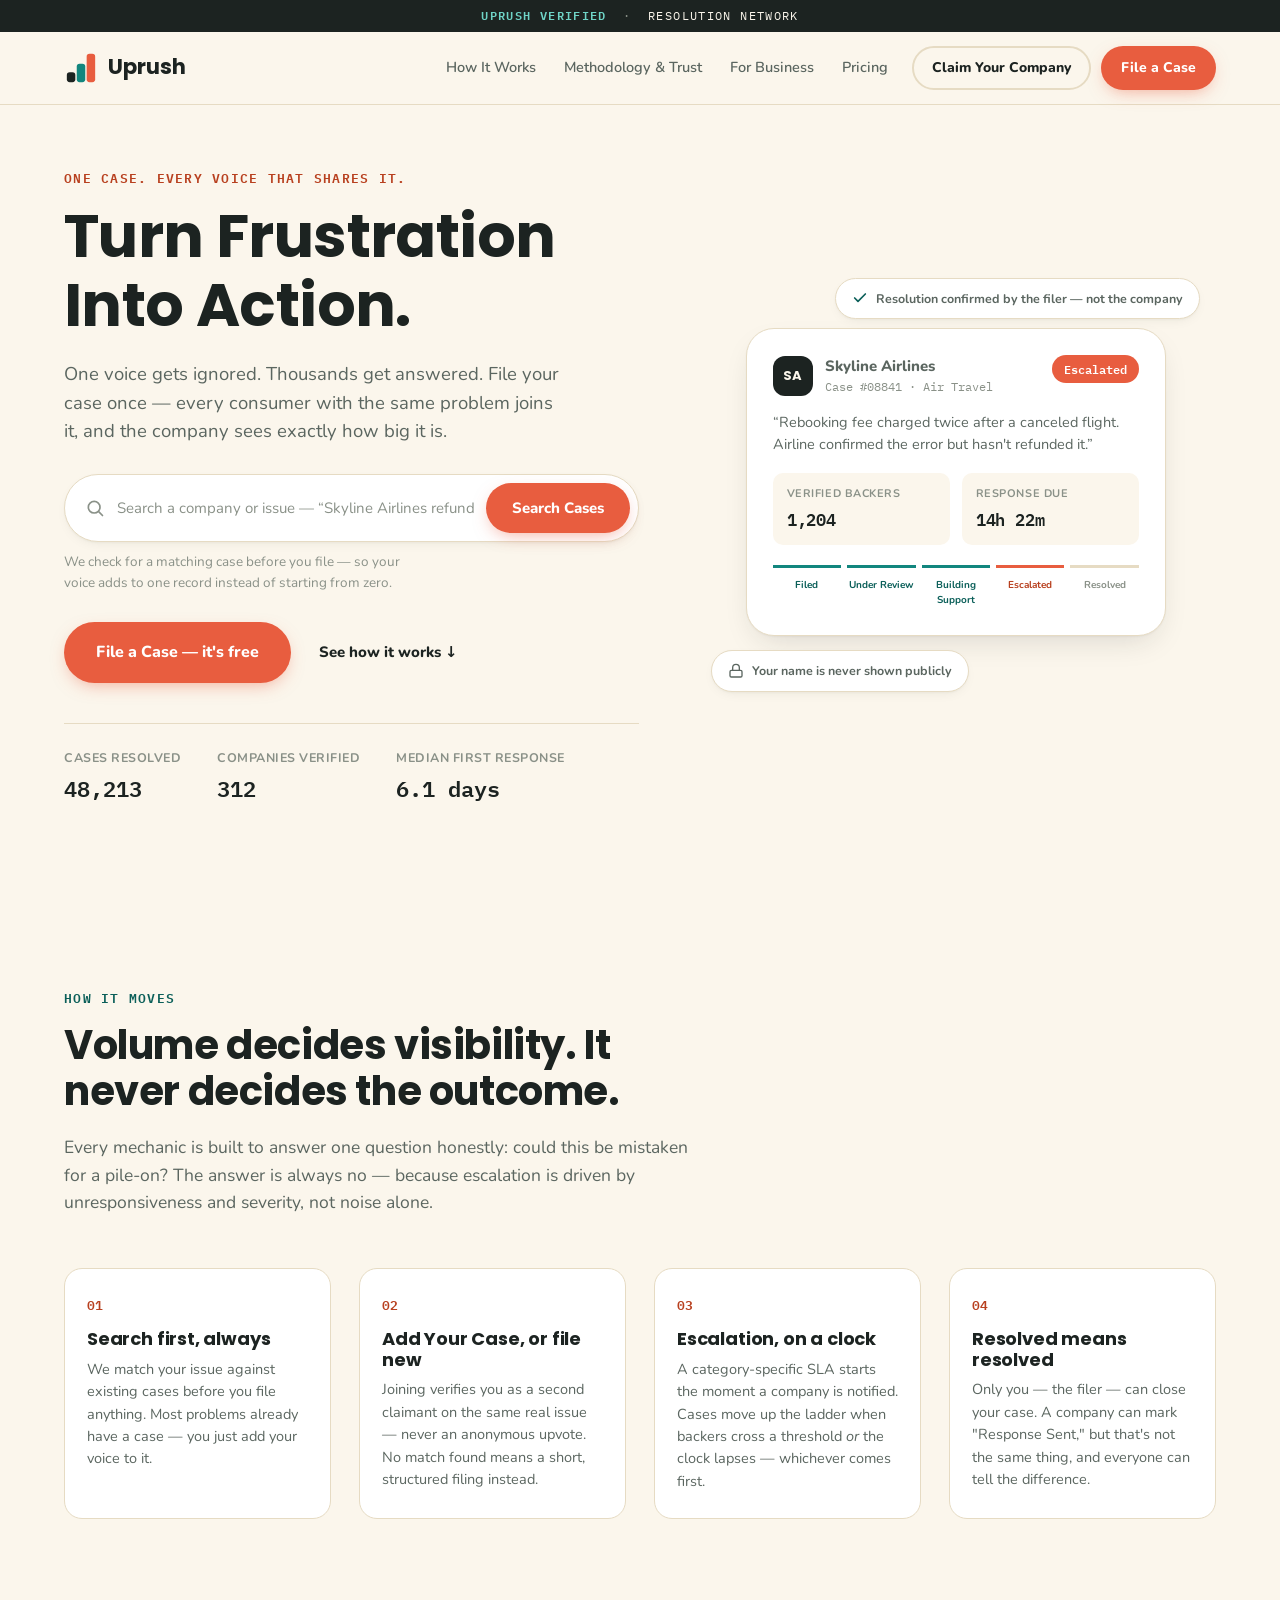
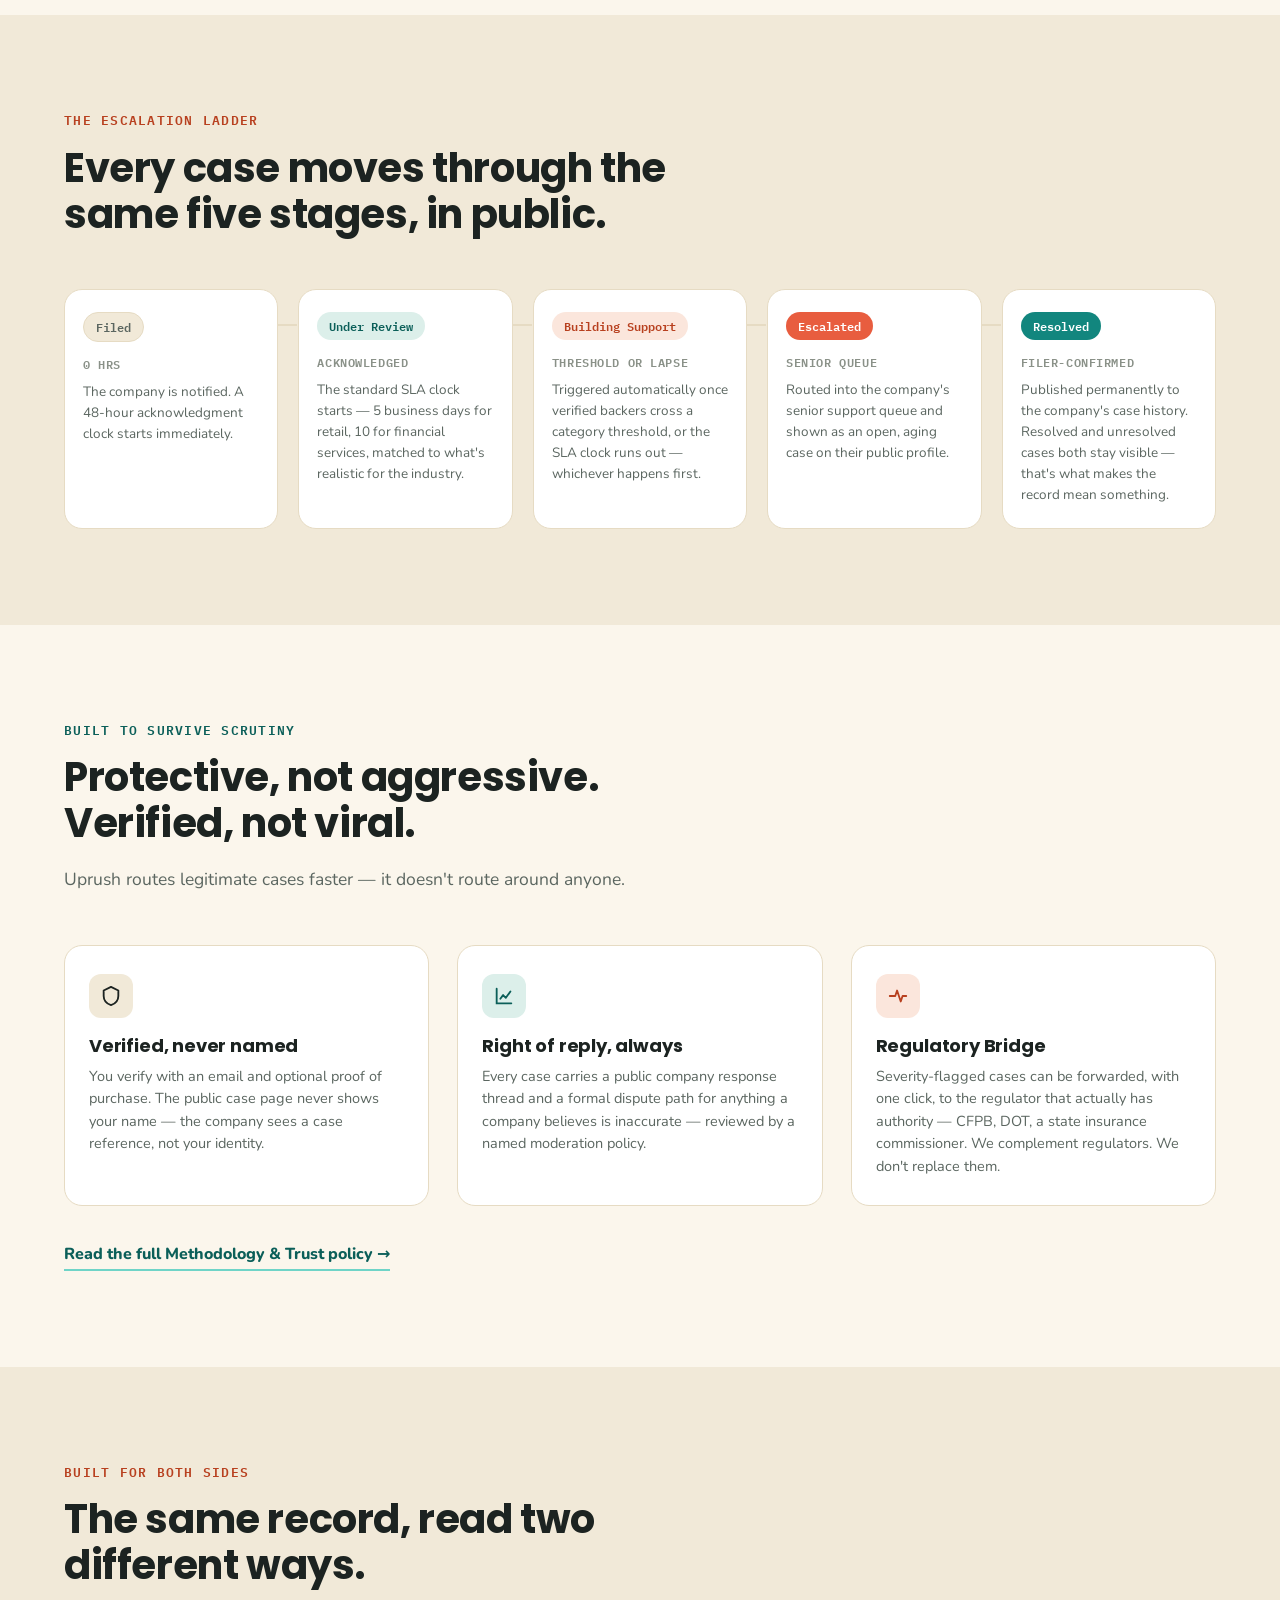
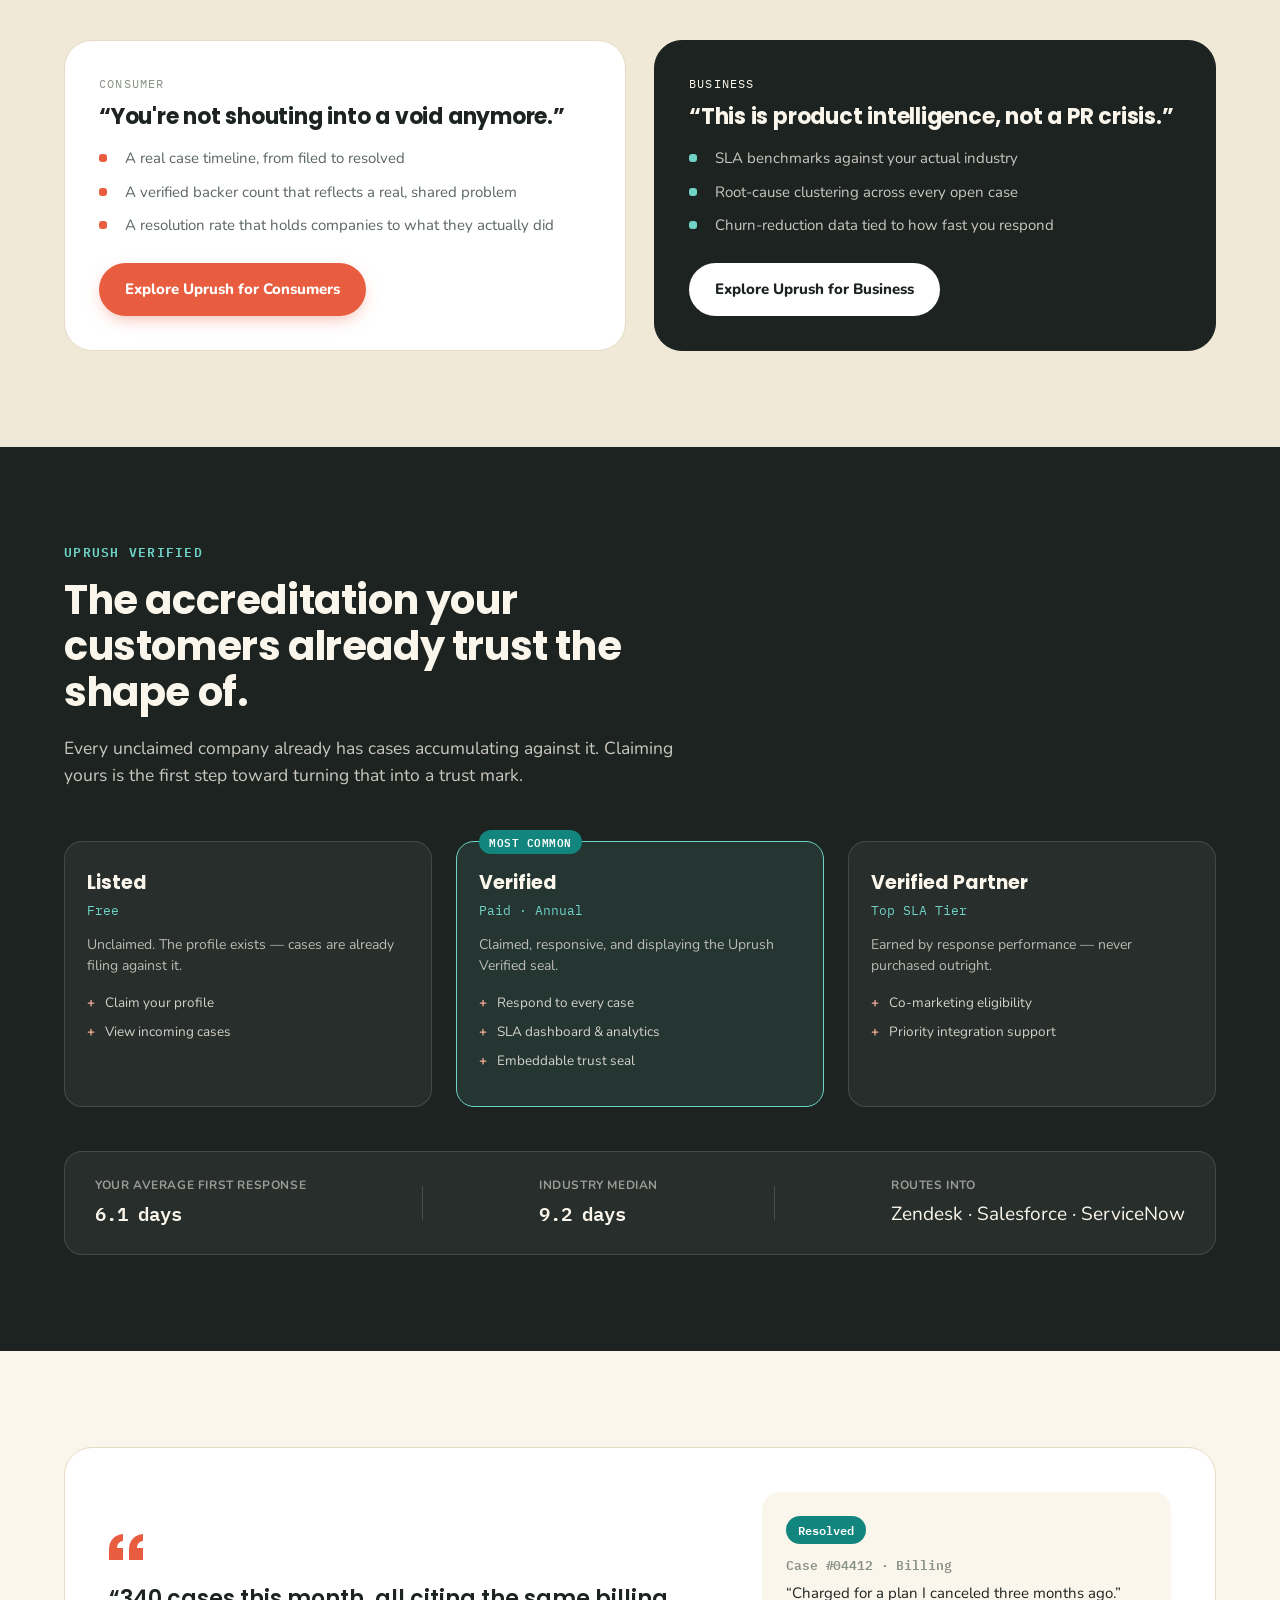
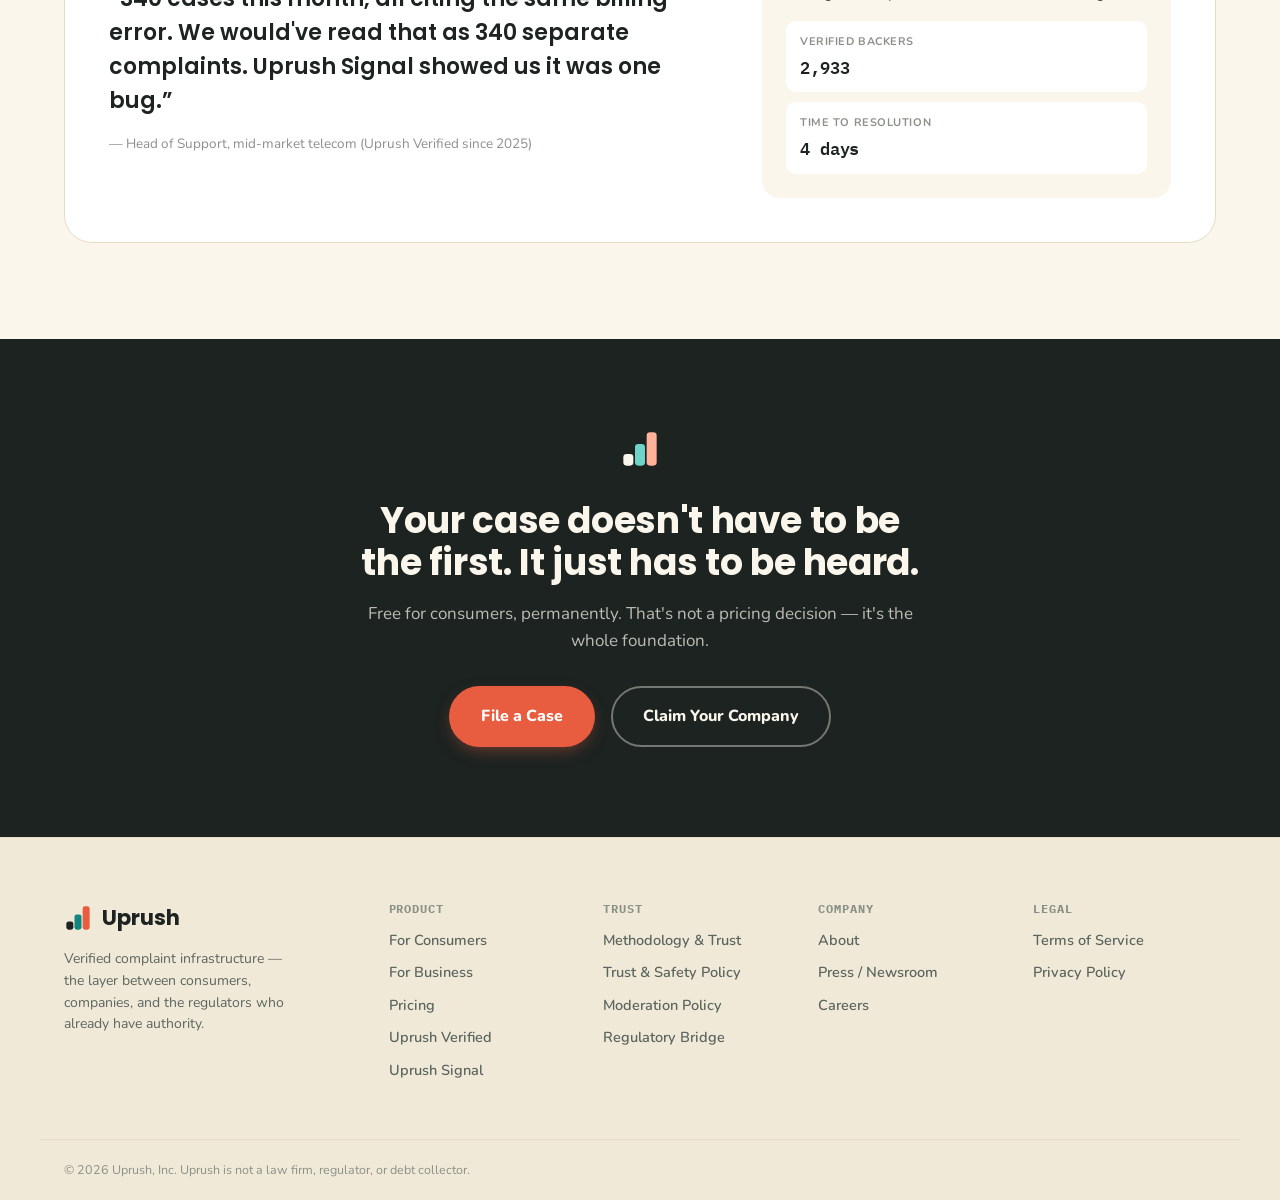
<file: index.html>
<!doctype html>
<html lang="en">
<head>
<meta charset="UTF-8" />
<meta name="viewport" content="width=device-width, initial-scale=1.0" />
<title>Uprush — Turn Frustration Into Action</title>
<meta name="description" content="Uprush is a verified consumer-issue resolution network. File a case once. Everyone with the same problem joins it. Companies resolve it in the open." />

<link rel="preconnect" href="https://fonts.googleapis.com">
<link rel="preconnect" href="https://fonts.gstatic.com" crossorigin>
<link href="https://fonts.googleapis.com/css2?family=Poppins:wght@500;600;700;800&family=Nunito:wght@400;500;600;700;800&family=IBM+Plex+Mono:wght@500;600&display=swap" rel="stylesheet">

<link rel="stylesheet" href="assets/css/styles.css" />
<link rel="icon" href="data:image/svg+xml,%3Csvg xmlns='http://www.w3.org/2000/svg' viewBox='0 0 48 48'%3E%3Crect x='4' y='30' width='12' height='14' rx='4' fill='%231C2321'/%3E%3Crect x='18' y='18' width='12' height='26' rx='4' fill='%23127A72'/%3E%3Crect x='32' y='4' width='12' height='40' rx='4' fill='%23E85D3F'/%3E%3C/svg%3E">
</head>
<body>

<a class="skip-link" href="#main">Skip to content</a>

<div class="verified-strip">
  <span class="verified-strip__mark">UPRUSH VERIFIED</span>
  <span class="verified-strip__dot" aria-hidden="true">&middot;</span>
  <span>RESOLUTION NETWORK</span>
</div>

<header class="site-header" id="top">
  <div class="wrap site-header__row">
    <a class="brand" href="#top" aria-label="Uprush home">
      <svg class="brand__mark" width="34" height="34" viewBox="0 0 48 48" fill="none" aria-hidden="true">
        <rect x="4" y="30" width="12" height="14" rx="4" fill="var(--ink)"/>
        <rect x="18" y="18" width="12" height="26" rx="4" fill="var(--teal)"/>
        <rect x="32" y="4" width="12" height="40" rx="4" fill="var(--coral)"/>
      </svg>
      <span class="brand__word">Uprush</span>
    </a>

    <nav class="main-nav" aria-label="Primary">
      <a href="#how-it-moves">How It Works</a>
      <a href="methodology-trust.html">Methodology &amp; Trust</a>
      <a href="for-business.html">For Business</a>
      <a href="pricing.html">Pricing</a>
    </nav>

    <div class="header-actions">
      <a class="btn btn--ghost btn--sm" href="for-business.html#claim">Claim Your Company</a>
      <a class="btn btn--primary btn--sm" href="#file-case">File a Case</a>
    </div>

    <button class="nav-toggle" aria-label="Open menu" aria-expanded="false" aria-controls="mobile-nav">
      <span></span><span></span><span></span>
    </button>
  </div>

  <div class="mobile-nav" id="mobile-nav">
    <a href="#how-it-moves">How It Works</a>
    <a href="methodology-trust.html">Methodology &amp; Trust</a>
    <a href="for-business.html">For Business</a>
    <a href="pricing.html">Pricing</a>
    <a class="btn btn--ghost" href="for-business.html#claim">Claim Your Company</a>
    <a class="btn btn--primary" href="#file-case">File a Case</a>
  </div>
</header>

<main id="main">

  <!-- ============ HERO ============ -->
  <section class="hero">
    <div class="wrap hero__grid">
      <div class="hero__copy reveal">
        <p class="kicker kicker--coral">One case. Every voice that shares it.</p>
        <h1 class="hero__title">Turn Frustration<br>Into Action.</h1>
        <p class="hero__sub">One voice gets ignored. Thousands get answered. File your case once — every consumer with the same problem joins it, and the company sees exactly how big it is.</p>

        <form class="search-bar" role="search" aria-label="Search for a company or issue">
          <svg width="20" height="20" viewBox="0 0 24 24" fill="none" aria-hidden="true"><circle cx="11" cy="11" r="7" stroke="currentColor" stroke-width="2"/><path d="M21 21l-4.3-4.3" stroke="currentColor" stroke-width="2" stroke-linecap="round"/></svg>
          <input type="text" placeholder="Search a company or issue — “Skyline Airlines refund”, “Chase overdraft”…" aria-label="Search a company or issue" />
          <button type="submit" class="btn btn--primary">Search Cases</button>
        </form>
        <p class="search-hint">We check for a matching case before you file — so your voice adds to one record instead of starting from zero.</p>

        <div class="hero__ctas">
          <a href="#file-case" class="btn btn--primary btn--lg">File a Case — it's free</a>
          <a href="#how-it-moves" class="btn btn--text">See how it works &darr;</a>
        </div>

        <dl class="stat-row" data-count-group>
          <div class="stat-row__item">
            <dt>Cases Resolved</dt>
            <dd><span data-count-to="48213">0</span></dd>
          </div>
          <div class="stat-row__item">
            <dt>Companies Verified</dt>
            <dd><span data-count-to="312">0</span></dd>
          </div>
          <div class="stat-row__item">
            <dt>Median First Response</dt>
            <dd><span data-count-to="6" data-suffix=".1 days">0</span></dd>
          </div>
        </dl>
      </div>

      <div class="hero__visual reveal" aria-hidden="false">
        <article class="case-card" aria-label="Example case">
          <header class="case-card__head">
            <div class="case-card__co">
              <span class="co-avatar">SA</span>
              <div>
                <p class="case-card__co-name">Skyline Airlines</p>
                <p class="case-card__ref">Case #08841 &middot; Air Travel</p>
              </div>
            </div>
            <span class="status-badge status-badge--escalated">Escalated</span>
          </header>

          <p class="case-card__desc">“Rebooking fee charged twice after a canceled flight. Airline confirmed the error but hasn't refunded it.”</p>

          <div class="case-card__meta">
            <div class="meta-block">
              <span class="meta-block__label">Verified Backers</span>
              <span class="meta-block__value mono" data-count-to="1204">0</span>
            </div>
            <div class="meta-block">
              <span class="meta-block__label">Response Due</span>
              <span class="meta-block__value mono sla-live">14h 22m</span>
            </div>
          </div>

          <ol class="ladder ladder--mini" aria-label="Case status timeline">
            <li class="is-done">Filed</li>
            <li class="is-done">Under Review</li>
            <li class="is-done">Building Support</li>
            <li class="is-current">Escalated</li>
            <li>Resolved</li>
          </ol>
        </article>

        <div class="floating-chip floating-chip--top">
          <svg width="16" height="16" viewBox="0 0 24 24" fill="none"><path d="M20 6L9 17l-5-5" stroke="var(--teal-text)" stroke-width="2.5" stroke-linecap="round" stroke-linejoin="round"/></svg>
          Resolution confirmed by the filer — not the company
        </div>
        <div class="floating-chip floating-chip--bottom">
          <svg width="16" height="16" viewBox="0 0 24 24" fill="none"><rect x="3" y="11" width="18" height="10" rx="2" stroke="var(--ink-soft)" stroke-width="2"/><path d="M7 11V7a5 5 0 0110 0v4" stroke="var(--ink-soft)" stroke-width="2"/></svg>
          Your name is never shown publicly
        </div>
      </div>
    </div>
  </section>

  <!-- ============ HOW IT MOVES ============ -->
  <section class="section" id="how-it-moves">
    <div class="wrap">
      <div class="section-head reveal">
        <p class="kicker">How It Moves</p>
        <h2>Volume decides visibility. It never decides the outcome.</h2>
        <p class="section-head__sub">Every mechanic is built to answer one question honestly: could this be mistaken for a pile-on? The answer is always no — because escalation is driven by unresponsiveness and severity, not noise alone.</p>
      </div>

      <div class="steps reveal">
        <div class="step">
          <span class="step__num">01</span>
          <h3>Search first, always</h3>
          <p>We match your issue against existing cases before you file anything. Most problems already have a case — you just add your voice to it.</p>
        </div>
        <div class="step">
          <span class="step__num">02</span>
          <h3>Add Your Case, or file new</h3>
          <p>Joining verifies you as a second claimant on the same real issue — never an anonymous upvote. No match found means a short, structured filing instead.</p>
        </div>
        <div class="step">
          <span class="step__num">03</span>
          <h3>Escalation, on a clock</h3>
          <p>A category-specific SLA starts the moment a company is notified. Cases move up the ladder when backers cross a threshold <em>or</em> the clock lapses — whichever comes first.</p>
        </div>
        <div class="step">
          <span class="step__num">04</span>
          <h3>Resolved means resolved</h3>
          <p>Only you — the filer — can close your case. A company can mark "Response Sent," but that's not the same thing, and everyone can tell the difference.</p>
        </div>
      </div>
    </div>
  </section>

  <!-- ============ ESCALATION LADDER ============ -->
  <section class="section section--deep">
    <div class="wrap">
      <div class="section-head reveal">
        <p class="kicker kicker--coral">The Escalation Ladder</p>
        <h2>Every case moves through the same five stages, in public.</h2>
      </div>

      <ol class="ladder-full reveal">
        <li>
          <span class="status-badge status-badge--filed">Filed</span>
          <p class="ladder-full__time">0 hrs</p>
          <p>The company is notified. A 48-hour acknowledgment clock starts immediately.</p>
        </li>
        <li>
          <span class="status-badge status-badge--review">Under Review</span>
          <p class="ladder-full__time">Acknowledged</p>
          <p>The standard SLA clock starts — 5 business days for retail, 10 for financial services, matched to what's realistic for the industry.</p>
        </li>
        <li>
          <span class="status-badge status-badge--building">Building Support</span>
          <p class="ladder-full__time">Threshold or lapse</p>
          <p>Triggered automatically once verified backers cross a category threshold, or the SLA clock runs out — whichever happens first.</p>
        </li>
        <li>
          <span class="status-badge status-badge--escalated">Escalated</span>
          <p class="ladder-full__time">Senior queue</p>
          <p>Routed into the company's senior support queue and shown as an open, aging case on their public profile.</p>
        </li>
        <li>
          <span class="status-badge status-badge--resolved">Resolved</span>
          <p class="ladder-full__time">Filer-confirmed</p>
          <p>Published permanently to the company's case history. Resolved and unresolved cases both stay visible — that's what makes the record mean something.</p>
        </li>
      </ol>
    </div>
  </section>

  <!-- ============ TRUST / METHODOLOGY ============ -->
  <section class="section" id="trust">
    <div class="wrap">
      <div class="section-head reveal">
        <p class="kicker">Built To Survive Scrutiny</p>
        <h2>Protective, not aggressive. Verified, not viral.</h2>
        <p class="section-head__sub">Uprush routes legitimate cases faster — it doesn't route around anyone.</p>
      </div>

      <div class="trust-grid reveal">
        <div class="trust-card">
          <div class="trust-card__icon trust-card__icon--ink">
            <svg width="22" height="22" viewBox="0 0 24 24" fill="none"><path d="M12 2l8 4v6c0 5-3.4 8.4-8 10-4.6-1.6-8-5-8-10V6l8-4z" stroke="currentColor" stroke-width="2" stroke-linejoin="round"/></svg>
          </div>
          <h3>Verified, never named</h3>
          <p>You verify with an email and optional proof of purchase. The public case page never shows your name — the company sees a case reference, not your identity.</p>
        </div>
        <div class="trust-card">
          <div class="trust-card__icon trust-card__icon--teal">
            <svg width="22" height="22" viewBox="0 0 24 24" fill="none"><path d="M4 4v16h16" stroke="currentColor" stroke-width="2" stroke-linecap="round"/><path d="M8 15l3-4 3 3 5-7" stroke="currentColor" stroke-width="2" stroke-linecap="round" stroke-linejoin="round"/></svg>
          </div>
          <h3>Right of reply, always</h3>
          <p>Every case carries a public company response thread and a formal dispute path for anything a company believes is inaccurate — reviewed by a named moderation policy.</p>
        </div>
        <div class="trust-card">
          <div class="trust-card__icon trust-card__icon--coral">
            <svg width="22" height="22" viewBox="0 0 24 24" fill="none"><path d="M3 12h6l2-6 4 12 2-6h4" stroke="currentColor" stroke-width="2" stroke-linecap="round" stroke-linejoin="round"/></svg>
          </div>
          <h3>Regulatory Bridge</h3>
          <p>Severity-flagged cases can be forwarded, with one click, to the regulator that actually has authority — CFPB, DOT, a state insurance commissioner. We complement regulators. We don't replace them.</p>
        </div>
      </div>

      <a class="link-arrow reveal" href="methodology-trust.html">Read the full Methodology &amp; Trust policy &rarr;</a>
    </div>
  </section>

  <!-- ============ AUDIENCES ============ -->
  <section class="section section--deep">
    <div class="wrap">
      <div class="section-head reveal">
        <p class="kicker kicker--coral">Built For Both Sides</p>
        <h2>The same record, read two different ways.</h2>
      </div>

      <div class="audience-grid reveal">
        <article class="audience-card">
          <p class="audience-card__tag">Consumer</p>
          <h3>“You're not shouting into a void anymore.”</h3>
          <ul class="proof-list">
            <li>A real case timeline, from filed to resolved</li>
            <li>A verified backer count that reflects a real, shared problem</li>
            <li>A resolution rate that holds companies to what they actually did</li>
          </ul>
          <a class="btn btn--primary" href="for-consumers.html">Explore Uprush for Consumers</a>
        </article>
        <article class="audience-card audience-card--dark">
          <p class="audience-card__tag">Business</p>
          <h3>“This is product intelligence, not a PR crisis.”</h3>
          <ul class="proof-list">
            <li>SLA benchmarks against your actual industry</li>
            <li>Root-cause clustering across every open case</li>
            <li>Churn-reduction data tied to how fast you respond</li>
          </ul>
          <a class="btn btn--secondary" href="for-business.html">Explore Uprush for Business</a>
        </article>
      </div>
    </div>
  </section>

  <!-- ============ BUSINESS BAND ============ -->
  <section class="section business-band" id="business">
    <div class="wrap">
      <div class="section-head section-head--light reveal">
        <p class="kicker kicker--light">Uprush Verified</p>
        <h2>The accreditation your customers already trust the shape of.</h2>
        <p class="section-head__sub section-head__sub--light">Every unclaimed company already has cases accumulating against it. Claiming yours is the first step toward turning that into a trust mark.</p>
      </div>

      <div class="tier-grid reveal">
        <div class="tier-card">
          <p class="tier-card__name">Listed</p>
          <p class="tier-card__price">Free</p>
          <p class="tier-card__desc">Unclaimed. The profile exists — cases are already filing against it.</p>
          <ul><li>Claim your profile</li><li>View incoming cases</li></ul>
        </div>
        <div class="tier-card tier-card--featured">
          <p class="tier-card__badge">Most Common</p>
          <p class="tier-card__name">Verified</p>
          <p class="tier-card__price">Paid · Annual</p>
          <p class="tier-card__desc">Claimed, responsive, and displaying the Uprush Verified seal.</p>
          <ul><li>Respond to every case</li><li>SLA dashboard &amp; analytics</li><li>Embeddable trust seal</li></ul>
        </div>
        <div class="tier-card">
          <p class="tier-card__name">Verified Partner</p>
          <p class="tier-card__price">Top SLA Tier</p>
          <p class="tier-card__desc">Earned by response performance — never purchased outright.</p>
          <ul><li>Co-marketing eligibility</li><li>Priority integration support</li></ul>
        </div>
      </div>

      <div class="sla-strip reveal">
        <div class="sla-strip__stat">
          <span class="sla-strip__label">Your Average First Response</span>
          <span class="sla-strip__value mono">6.1 days</span>
        </div>
        <div class="sla-strip__divider" aria-hidden="true"></div>
        <div class="sla-strip__stat">
          <span class="sla-strip__label">Industry Median</span>
          <span class="sla-strip__value mono">9.2 days</span>
        </div>
        <div class="sla-strip__divider" aria-hidden="true"></div>
        <div class="sla-strip__stat">
          <span class="sla-strip__label">Routes Into</span>
          <span class="sla-strip__value">Zendesk &middot; Salesforce &middot; ServiceNow</span>
        </div>
      </div>
    </div>
  </section>

  <!-- ============ CASE STUDY ============ -->
  <section class="section" id="proof">
    <div class="wrap">
      <div class="proof-band reveal">
        <div class="proof-band__quote">
          <svg width="34" height="26" viewBox="0 0 34 26" fill="none" aria-hidden="true"><path d="M0 26V15.6C0 6.4 5.6.8 14 0v6.8c-4 .8-6 3.2-6 7.2h6V26H0zm20 0V15.6C20 6.4 25.6.8 34 0v6.8c-4 .8-6 3.2-6 7.2h6V26H20z" fill="var(--coral)"/></svg>
          <p>“340 cases this month, all citing the same billing error. We would've read that as 340 separate complaints. Uprush Signal showed us it was one bug.”</p>
          <p class="proof-band__attr">— Head of Support, mid-market telecom (Uprush Verified since 2025)</p>
        </div>
        <div class="proof-band__case">
          <span class="status-badge status-badge--resolved">Resolved</span>
          <p class="mono">Case #04412 &middot; Billing</p>
          <p>“Charged for a plan I canceled three months ago.”</p>
          <div class="meta-block">
            <span class="meta-block__label">Verified Backers</span>
            <span class="meta-block__value mono">2,933</span>
          </div>
          <div class="meta-block">
            <span class="meta-block__label">Time to Resolution</span>
            <span class="meta-block__value mono">4 days</span>
          </div>
        </div>
      </div>
    </div>
  </section>

  <!-- ============ FINAL CTA ============ -->
  <section class="cta-band" id="file-case">
    <div class="wrap cta-band__inner reveal">
      <svg class="cta-band__mark" width="40" height="40" viewBox="0 0 48 48" fill="none" aria-hidden="true">
        <rect x="4" y="30" width="12" height="14" rx="4" fill="var(--cream)"/>
        <rect x="18" y="18" width="12" height="26" rx="4" fill="var(--teal-light)"/>
        <rect x="32" y="4" width="12" height="40" rx="4" fill="var(--coral-light)"/>
      </svg>
      <h2>Your case doesn't have to be the first. It just has to be heard.</h2>
      <p>Free for consumers, permanently. That's not a pricing decision — it's the whole foundation.</p>
      <div class="cta-band__actions">
        <a href="#file-case" class="btn btn--primary btn--lg">File a Case</a>
        <a href="for-business.html#claim" class="btn btn--outline-light btn--lg">Claim Your Company</a>
      </div>
    </div>
  </section>

</main>

<footer class="site-footer">
  <div class="wrap footer-grid">
    <div class="footer-brand">
      <a class="brand" href="#top" aria-label="Uprush home">
        <svg class="brand__mark" width="28" height="28" viewBox="0 0 48 48" fill="none" aria-hidden="true">
          <rect x="4" y="30" width="12" height="14" rx="4" fill="var(--ink)"/>
          <rect x="18" y="18" width="12" height="26" rx="4" fill="var(--teal)"/>
          <rect x="32" y="4" width="12" height="40" rx="4" fill="var(--coral)"/>
        </svg>
        <span class="brand__word">Uprush</span>
      </a>
      <p>Verified complaint infrastructure — the layer between consumers, companies, and the regulators who already have authority.</p>
    </div>

    <div class="footer-col">
      <h4>Product</h4>
      <a href="for-consumers.html">For Consumers</a>
      <a href="for-business.html">For Business</a>
      <a href="pricing.html">Pricing</a>
      <a href="for-business.html#verified">Uprush Verified</a>
      <a href="for-business.html#signal">Uprush Signal</a>
    </div>
    <div class="footer-col">
      <h4>Trust</h4>
      <a href="methodology-trust.html">Methodology &amp; Trust</a>
      <a href="methodology-trust.html#safeguards">Trust &amp; Safety Policy</a>
      <a href="methodology-trust.html#dispute">Moderation Policy</a>
      <a href="methodology-trust.html#regulatory-bridge">Regulatory Bridge</a>
    </div>
    <div class="footer-col">
      <h4>Company</h4>
      <a href="company.html">About</a>
      <a href="company.html#press">Press / Newsroom</a>
      <a href="company.html#careers">Careers</a>
    </div>
    <div class="footer-col">
      <h4>Legal</h4>
      <a href="legal.html#terms">Terms of Service</a>
      <a href="legal.html#privacy">Privacy Policy</a>
    </div>
  </div>

  <div class="wrap footer-bottom">
    <p>&copy; 2026 Uprush, Inc. Uprush is not a law firm, regulator, or debt collector.</p>
  </div>
</footer>

<script src="assets/js/main.js"></script>
</body>
</html>
</file>
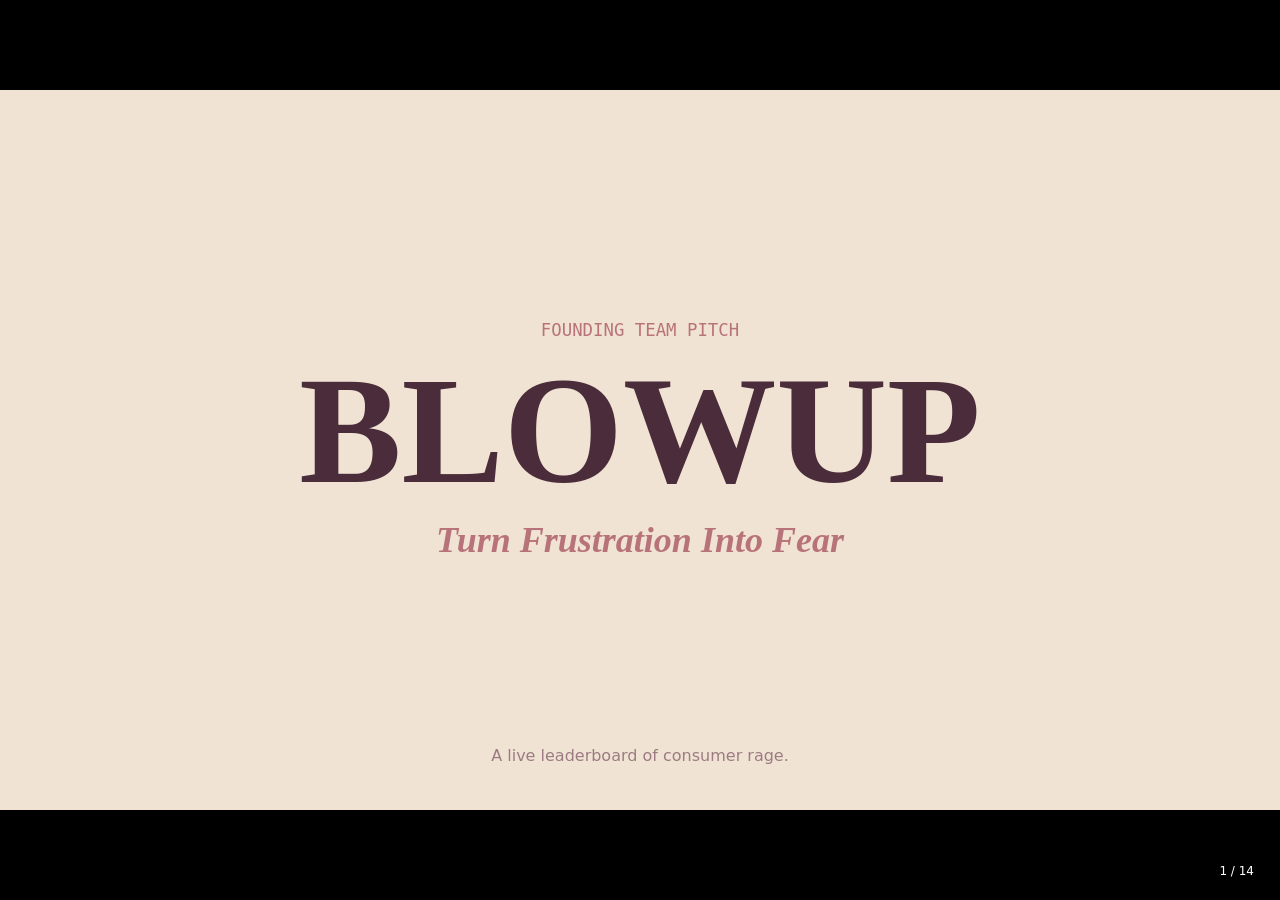
<file: blowup-deck-champagne-molotiv-spa.html>
<!doctype html>
<html>
<head>
<meta charset="utf-8">
<meta http-equiv="Content-Security-Policy" content="default-src 'none'; script-src 'unsafe-inline'; style-src 'unsafe-inline' https://fonts.googleapis.com; font-src data: https://fonts.gstatic.com; img-src data: blob:; media-src data: blob:; frame-src about:; child-src about:; worker-src 'none'; connect-src 'none'; object-src 'none'; form-action 'none'; base-uri 'none'">
<meta name="viewport" content="width=device-width, initial-scale=1">
<title>BLOWUP — Founding Team Pitch (The Compact)</title>
<link rel="stylesheet" href="https://fonts.googleapis.com/css2?family=Cormorant+Garamond:ital,wght@0,500;0,600;1,500&amp;display=swap">
<link rel="stylesheet" href="https://fonts.googleapis.com/css2?family=Inter:wght@400;500;600;700&amp;display=swap">
<link rel="stylesheet" href="https://fonts.googleapis.com/css2?family=Space+Mono:wght@400;700&amp;display=swap">
<link rel="stylesheet" href="https://fonts.googleapis.com/css2?family=Cormorant+Garamond:ital,wght@1,600&amp;display=swap">
<link rel="stylesheet" href="https://fonts.googleapis.com/css2?family=Inter:ital,wght@0,100..300&amp;display=swap">
<link rel="stylesheet" href="https://fonts.googleapis.com/css2?family=Inter:ital,wght@0,800..900&amp;display=swap">
<link rel="stylesheet" href="https://fonts.googleapis.com/css2?family=Inter:ital,wght@1,100..900&amp;display=swap">
<link rel="stylesheet" href="https://fonts.googleapis.com/css2?family=Space+Mono:ital,wght@1,400&amp;display=swap">
<link rel="stylesheet" href="https://fonts.googleapis.com/css2?family=Space+Mono:ital,wght@1,700&amp;display=swap">
<style>
@layer properties {
  @supports (((-webkit-hyphens:none)) and (not (margin-trim:inline))) or ((-moz-orient:inline) and (not (color:rgb(from red r g b)))) {
  :root, :host { --cds-message-actions-opacity: 1; --cds-badge-x-wght: 577.8; }
  *, ::before, ::after, ::backdrop { --tw-translate-x: 0; --tw-translate-y: 0; --tw-translate-z: 0; --tw-scale-x: 1; --tw-scale-y: 1; --tw-scale-z: 1; --tw-rotate-x: initial; --tw-rotate-y: initial; --tw-rotate-z: initial; --tw-skew-x: initial; --tw-skew-y: initial; --tw-pan-x: initial; --tw-pan-y: initial; --tw-pinch-zoom: initial; --tw-space-y-reverse: 0; --tw-space-x-reverse: 0; --tw-divide-x-reverse: 0; --tw-border-style: solid; --tw-divide-y-reverse: 0; --tw-gradient-position: initial; --tw-gradient-from: #0000; --tw-gradient-via: #0000; --tw-gradient-to: #0000; --tw-gradient-stops: initial; --tw-gradient-via-stops: initial; --tw-gradient-from-position: 0%; --tw-gradient-via-position: 50%; --tw-gradient-to-position: 100%; --tw-leading: initial; --tw-font-weight: initial; --tw-tracking: initial; --tw-ordinal: initial; --tw-slashed-zero: initial; --tw-numeric-figure: initial; --tw-numeric-spacing: initial; --tw-numeric-fraction: initial; --tw-shadow: 0 0 #0000; --tw-shadow-color: initial; --tw-shadow-alpha: 100%; --tw-inset-shadow: 0 0 #0000; --tw-inset-shadow-color: initial; --tw-inset-shadow-alpha: 100%; --tw-ring-color: initial; --tw-ring-shadow: 0 0 #0000; --tw-inset-ring-color: initial; --tw-inset-ring-shadow: 0 0 #0000; --tw-ring-inset: initial; --tw-ring-offset-width: 0px; --tw-ring-offset-color: #fff; --tw-ring-offset-shadow: 0 0 #0000; --tw-outline-style: solid; --tw-blur: initial; --tw-brightness: initial; --tw-contrast: initial; --tw-grayscale: initial; --tw-hue-rotate: initial; --tw-invert: initial; --tw-opacity: initial; --tw-saturate: initial; --tw-sepia: initial; --tw-drop-shadow: initial; --tw-drop-shadow-color: initial; --tw-drop-shadow-alpha: 100%; --tw-drop-shadow-size: initial; --tw-backdrop-blur: initial; --tw-backdrop-brightness: initial; --tw-backdrop-contrast: initial; --tw-backdrop-grayscale: initial; --tw-backdrop-hue-rotate: initial; --tw-backdrop-invert: initial; --tw-backdrop-opacity: initial; --tw-backdrop-saturate: initial; --tw-backdrop-sepia: initial; --tw-duration: initial; --tw-ease: initial; --tw-content: ""; --cds-outset-x: 0px; --cds-outset-y: 0px; --cds-scroll-fade-size: 28px; --cds-scroll-fade-top: 0px; --cds-scroll-fade-bottom: 0px; --cds-scroll-fade-left: 0px; --cds-scroll-fade-right: 0px; --cds-scroll-fade-top-raw: 0px; --cds-scroll-fade-bottom-raw: 0px; --cds-scroll-fade-left-raw: 0px; --cds-scroll-fade-right-raw: 0px; --cds-scroll-fade-y-active: 0; --cds-scroll-fade-x-active: 0; --cds-scroll-fade-top-on: 1; --cds-scroll-fade-bottom-on: 1; --cds-scroll-fade-left-on: 1; --cds-scroll-fade-right-on: 1; --cds-scroll-fade-strip-raw: 0; --cds-scroll-fade-strip-active: 0; }
}
}
@layer theme {
  :root, :host { --spacing: .25rem; --container-sm: 24rem; --container-md: 28rem; --container-3xl: 48rem; --text-xs: .75rem; --text-xs--line-height: calc(1 / .75); --text-sm: .875rem; --text-sm--line-height: calc(1.25 / .875); --text-base: 1rem; --text-base--line-height: calc(1.5 / 1); --text-3xl: 1.875rem; --text-3xl--line-height: calc(2.25 / 1.875); --tracking-tight: -.025em; --tracking-wide: .025em; --leading-tight: 1.25; --leading-snug: 1.375; --leading-relaxed: 1.625; --radius-sm: .25rem; --radius-md: .375rem; --radius-lg: .5rem; --radius-xl: .75rem; --ease-in: cubic-bezier(.4, 0, 1, 1); --ease-in-out: cubic-bezier(.4, 0, .2, 1); --blur-md: 12px; --aspect-video: 16 / 9; --default-transition-duration: .15s; --default-transition-timing-function: cubic-bezier(.4, 0, .2, 1); --default-font-family: var(--cds-font-sans); --default-mono-font-family: var(--cds-font-mono); --color-white: #fff; --z-index-pick: 100; --color-app-accent: var(--t-app-accent); }
}
@layer base {
  *, ::after, ::before, ::backdrop { box-sizing: border-box; border: 0px solid; margin: 0px; padding: 0px; }
  ::file-selector-button { box-sizing: border-box; border: 0px solid; margin: 0px; padding: 0px; }
  html, :host { text-size-adjust: 100%; tab-size: 4; line-height: 1.5; font-family: var(--default-font-family,ui-sans-serif, system-ui, sans-serif, "Apple Color Emoji", "Segoe UI Emoji", "Segoe UI Symbol", "Noto Color Emoji"); font-feature-settings: var(--default-font-feature-settings,normal); font-variation-settings: var(--default-font-variation-settings,normal); -webkit-tap-highlight-color: transparent; }
  hr { height: 0px; color: inherit; border-top-width: 1px; }
  abbr:where([title]) { text-decoration: underline dotted; }
  h1, h2, h3, h4, h5, h6 { font-size: inherit; font-weight: inherit; }
  a { color: inherit; text-decoration: inherit; }
  b, strong { font-weight: bolder; }
  code, kbd, samp, pre { font-family: var(--default-mono-font-family,ui-monospace, SFMono-Regular, Menlo, Monaco, Consolas, "Liberation Mono", "Courier New", monospace); font-feature-settings: var(--default-mono-font-feature-settings,normal); font-variation-settings: var(--default-mono-font-variation-settings,normal); font-size: 1em; }
  small { font-size: 80%; }
  sub, sup { vertical-align: baseline; font-size: 75%; line-height: 0; position: relative; }
  sub { bottom: -0.25em; }
  sup { top: -0.5em; }
  table { text-indent: 0px; border-color: inherit; border-collapse: collapse; }
  progress { vertical-align: baseline; }
  summary { display: list-item; }
  ol, ul, menu { list-style: none; }
  img, svg, video, canvas, audio, iframe, embed, object { vertical-align: middle; display: block; }
  img, video { max-width: 100%; height: auto; }
  button, input, select, optgroup, textarea { font: inherit; letter-spacing: inherit; color: inherit; opacity: 1; background-color: rgba(0, 0, 0, 0); border-radius: 0px; }
  ::file-selector-button { font: inherit; letter-spacing: inherit; color: inherit; opacity: 1; background-color: rgba(0, 0, 0, 0); border-radius: 0px; }
  :where(select:is([multiple], [size])) optgroup { font-weight: bolder; }
  :where(select:is([multiple], [size])) optgroup option { padding-inline-start: 20px; }
  ::file-selector-button { margin-inline-end: 4px; }
  ::placeholder { opacity: 1; }
  @supports (not ((-webkit-appearance:-apple-pay-button))) or (contain-intrinsic-size:1px) {
  ::placeholder { color: currentcolor; }
  @supports (color:color-mix(in lab, red, red)) {
  ::placeholder { color: color-mix(currentcolor, transparent); }
}
}
  textarea { resize: vertical; }
  ::-webkit-search-decoration { appearance: none; }
  ::-webkit-date-and-time-value { min-height: 1lh; text-align: inherit; }
  ::-webkit-datetime-edit { display: inline-flex; }
  ::-webkit-datetime-edit-fields-wrapper { padding: 0px; }
  ::-webkit-datetime-edit { padding-block: 0px; }
  ::-webkit-datetime-edit-year-field { padding-block: 0px; }
  ::-webkit-datetime-edit-month-field { padding-block: 0px; }
  ::-webkit-datetime-edit-day-field { padding-block: 0px; }
  ::-webkit-datetime-edit-hour-field { padding-block: 0px; }
  ::-webkit-datetime-edit-minute-field { padding-block: 0px; }
  ::-webkit-datetime-edit-second-field { padding-block: 0px; }
  ::-webkit-datetime-edit-millisecond-field { padding-block: 0px; }
  ::-webkit-datetime-edit-meridiem-field { padding-block: 0px; }
  ::-webkit-calendar-picker-indicator { line-height: 1; }
  button, input:where([type="button"], [type="reset"], [type="submit"]) { appearance: button; }
  ::file-selector-button { appearance: button; }
  ::-webkit-inner-spin-button { height: auto; }
  ::-webkit-outer-spin-button { height: auto; }
  [hidden]:where(:not([hidden="until-found"])) { display: none !important; }
  html:where(.cds-root), html:where(.cds-root)::before, html:where(.cds-root)::after, html:where(.cds-root) *, html:where(.cds-root) ::before, html:where(.cds-root) ::after, html :where(.cds-root), html :where(.cds-root)::before, html :where(.cds-root)::after, html :where(.cds-root) *, html :where(.cds-root) ::before, html :where(.cds-root) ::after { border-color: var(--cds-border); }
  :where(.cds-root) :where(button, [role="button"], [role="tab"], [role="menuitem"], [role="menuitemcheckbox"], [role="menuitemradio"], [role="option"], [role="switch"], [role="checkbox"], [role="radio"]) { cursor: var(--cds-cursor-interactive); }
  :where(.cds-root) :where(button, [role]):where(:disabled, [aria-disabled="true"], [data-disabled]) { cursor: default; }
}
@layer components {
  :where(.cds-root) :where(input, textarea, select).cds-input { appearance: none; box-shadow: none; font: inherit; color: inherit; background: 0px 0px; border: 0px; border-radius: 0px; outline: none; padding: 0px; }
  :where(.cds-root) :where(input, textarea).cds-input.cds-input:focus { box-shadow: none; border-color: var(--cds-border); outline: none; }
  :where(.cds-root) :where(input, textarea).cds-input.cds-input:focus-visible { box-shadow: var(--cds-focus-shadow); outline-offset: 2px; outline: rgba(0, 0, 0, 0) solid 2px; }
  :where(.cds-root) .cds-reset:focus, :where(.cds-root) .cds-reset:focus-visible { outline: none; }
  :where(.cds-root) .cds-reset:focus-visible { outline-offset: 2px; outline: rgba(0, 0, 0, 0) solid 2px; }
  :where(.cds-root) .cds-text-link { color: var(--cds-text-accent); --_text-link-line: currentColor; border-radius: 2px; text-decoration-line: none; }
  @supports (color:color-mix(in lab, red, red)) {
  :where(.cds-root) .cds-text-link { --_text-link-line: color-mix(in srgb, currentColor, transparent 60%); }
}
  :where(.cds-root) .cds-text-link { transition-property: color, text-decoration-color, box-shadow; transition-duration: var(--cds-dur-fast,60ms); transition-timing-function: var(--cds-ease-out); }
  :where(.cds-root) .cds-text-link:is(:hover, :focus-visible) { --_text-link-line: currentColor; }
  :where(.cds-root) .cds-text-link:focus-visible { outline-offset: 2px; box-shadow: var(--cds-focus-shadow,0 0 0 2px Highlight); outline: rgba(0, 0, 0, 0) solid 2px; }
  :where(.cds-root) .cds-text-link-underline { text-underline-offset: 3px; text-decoration-line: underline; text-decoration-color: var(--_text-link-line,currentColor); transition-property: color, text-decoration-color, box-shadow; transition-duration: var(--cds-dur-fast,60ms); transition-timing-function: var(--cds-ease-out); }
  :where(.cds-root) :is(b, strong) { font-weight: var(--cds-font-weight-bold); }
}
@layer utilities {
  .\@container { container-type: inline-size; }
  .pointer-events-auto { pointer-events: auto; }
  .pointer-events-none { pointer-events: none; }
  .collapse { visibility: collapse; }
  .invisible { visibility: hidden; }
  .visible { visibility: visible; }
  .visible\! { visibility: visible !important; }
  .sr-only { clip-path: inset(50%); white-space: nowrap; border-width: 0px; width: 1px; height: 1px; margin: -1px; padding: 0px; position: absolute; overflow: hidden; }
  .not-sr-only { clip-path: none; white-space: normal; width: auto; height: auto; margin: 0px; padding: 0px; position: static; overflow: visible; }
  .absolute { position: absolute; }
  .fixed { position: fixed; }
  .relative { position: relative; }
  .static { position: static; }
  .sticky { position: sticky; }
  .inset-0 { inset: 0px; }
  .inset-3\.5 { inset: calc(var(--spacing) * 3.5); }
  .inset-\[0\.5px\] { inset: 0.5px; }
  .inset-x-0 { inset-inline: 0px; }
  .inset-y-0 { inset-block: 0px; }
  .inset-y-\[4px\] { inset-block: 4px; }
  .start-\[calc\(-6px_-_\(var\(--cds-ring-outer\,0px\)_-_var\(--cds-ring-inner\,0px\)\)_\/_2\)\] { inset-inline-start: calc(-6px - (var(--cds-ring-outer,0px) - var(--cds-ring-inner,0px)) / 2); }
  .end-\[calc\(-6px_-_\(var\(--cds-ring-outer\,0px\)_-_var\(--cds-ring-inner\,0px\)\)_\/_2\)\] { inset-inline-end: calc(-6px - (var(--cds-ring-outer,0px) - var(--cds-ring-inner,0px)) / 2); }
  .-top-0\.5 { top: calc(var(--spacing) * -.5); }
  .-top-1 { top: calc(var(--spacing) * -1); }
  .top-0 { top: 0px; }
  .top-0\.5 { top: calc(var(--spacing) * .5); }
  .top-1\/2 { top: 50%; }
  .top-\[calc\(-6px_-_\(var\(--cds-ring-outer\,0px\)_-_var\(--cds-ring-inner\,0px\)\)_\/_2\)\] { top: calc(-6px - (var(--cds-ring-outer,0px) - var(--cds-ring-inner,0px)) / 2); }
  .top-\[calc\(var\(--tb-overlay-h\,0px\)\+1rem\)\] { top: calc(var(--tb-overlay-h,0px) + 1rem); }
  .top-full { top: 100%; }
  .top-px { top: 1px; }
  .-right-0\.5 { right: calc(var(--spacing) * -.5); }
  .right-0 { right: 0px; }
  .right-0\.5 { right: calc(var(--spacing) * .5); }
  .right-3 { right: calc(var(--spacing) * 3); }
  .right-4 { right: calc(var(--spacing) * 4); }
  .right-6 { right: calc(var(--spacing) * 6); }
  .bottom-0 { bottom: 0px; }
  .bottom-1 { bottom: var(--spacing); }
  .bottom-3 { bottom: calc(var(--spacing) * 3); }
  .bottom-4 { bottom: calc(var(--spacing) * 4); }
  .bottom-5 { bottom: calc(var(--spacing) * 5); }
  .bottom-\[calc\(-6px_-_\(var\(--cds-ring-outer\,0px\)_-_var\(--cds-ring-inner\,0px\)\)_\/_2\)\] { bottom: calc(-6px - (var(--cds-ring-outer,0px) - var(--cds-ring-inner,0px)) / 2); }
  .bottom-\[calc\(1\.25rem\+var\(--sl-safe-b\,0px\)\)\] { bottom: calc(1.25rem + var(--sl-safe-b,0px)); }
  .bottom-full { bottom: 100%; }
  .bottom-px { bottom: 1px; }
  .-left-1 { left: calc(var(--spacing) * -1); }
  .left-0 { left: 0px; }
  .left-1 { left: var(--spacing); }
  .left-1\/2 { left: 50%; }
  .left-3 { left: calc(var(--spacing) * 3); }
  .left-6 { left: calc(var(--spacing) * 6); }
  .isolate { isolation: isolate; }
  .isolation-auto { isolation: auto; }
  .-z-\[1\] { z-index: calc(-1); }
  .z-0 { z-index: 0; }
  .z-10 { z-index: 10; }
  .z-20 { z-index: 20; }
  .z-30 { z-index: 30; }
  .z-40 { z-index: 40; }
  .z-50 { z-index: 50; }
  .z-\[1\] { z-index: 1; }
  .z-\[5\] { z-index: 5; }
  .z-\[35\] { z-index: 35; }
  .z-\[38\] { z-index: 38; }
  .z-\[39\] { z-index: 39; }
  .z-ask { z-index: 60; }
  .z-panel { z-index: 40; }
  .z-scrim { z-index: 101; }
  .z-selection { z-index: 45; }
  .z-toolbar { z-index: 49; }
  .order-first { order: -9999; }
  .col-span-2 { grid-column: span 2 / span 2; }
  .col-span-full { grid-column: 1 / -1; }
  .col-start-1 { grid-column-start: 1; }
  .row-span-full { grid-row: 1 / -1; }
  .row-start-1 { grid-row-start: 1; }
  .\!container { width: 100% !important; }
  @media (min-width: 40rem) {
  .\!container { max-width: 40rem !important; }
}
  @media (min-width: 48rem) {
  .\!container { max-width: 48rem !important; }
}
  @media (min-width: 64rem) {
  .\!container { max-width: 64rem !important; }
}
  @media (min-width: 80rem) {
  .\!container { max-width: 80rem !important; }
}
  @media (min-width: 96rem) {
  .\!container { max-width: 96rem !important; }
}
  .container { width: 100%; }
  @media (min-width: 40rem) {
  .container { max-width: 40rem; }
}
  @media (min-width: 48rem) {
  .container { max-width: 48rem; }
}
  @media (min-width: 64rem) {
  .container { max-width: 64rem; }
}
  @media (min-width: 80rem) {
  .container { max-width: 80rem; }
}
  @media (min-width: 96rem) {
  .container { max-width: 96rem; }
}
  .-m-2 { margin: calc(var(--spacing) * -2); }
  .m-0 { margin: 0px; }
  .m-1 { margin: var(--spacing); }
  .m-6 { margin: calc(var(--spacing) * 6); }
  .m-auto { margin: auto; }
  .-mx-0\.5 { margin-inline: calc(var(--spacing) * -.5); }
  .-mx-1 { margin-inline: calc(var(--spacing) * -1); }
  .-mx-2 { margin-inline: calc(var(--spacing) * -2); }
  .mx-0\.5 { margin-inline: calc(var(--spacing) * .5); }
  .mx-1 { margin-inline: var(--spacing); }
  .mx-2 { margin-inline: calc(var(--spacing) * 2); }
  .mx-auto { margin-inline: auto; }
  .mx-outset { margin-inline: calc(var(--cds-outset-x,0px) * -1); }
  .-my-1 { margin-block: calc(var(--spacing) * -1); }
  .-my-\[0\.125em\] { margin-block: -0.125em; }
  .my-1 { margin-block: var(--spacing); }
  .-ms-1 { margin-inline-start: calc(var(--spacing) * -1); }
  .ms-1 { margin-inline-start: var(--spacing); }
  .ms-auto { margin-inline-start: auto; }
  .ms-outset { margin-inline-start: calc(var(--cds-outset-x,0px) * -1); }
  .-me-1 { margin-inline-end: calc(var(--spacing) * -1); }
  .-me-2\.5 { margin-inline-end: calc(var(--spacing) * -2.5); }
  .-me-pad-sm { margin-inline-end: calc(var(--cds-pad-sm) * -1); }
  .-me-px { margin-inline-end: -1px; }
  .me-\[calc\(\(var\(--cds-h-control\)-1em-6px\)\/2-var\(--cds-pad-md\)\)\] { margin-inline-end: calc((var(--cds-h-control) - 1em - 6px) / 2 - var(--cds-pad-md)); }
  .me-\[calc\(6px-var\(--cds-pad-md\)\)\] { margin-inline-end: calc(6px - var(--cds-pad-md)); }
  .me-\[calc\(8px-var\(--cds-pad-md\)\)\] { margin-inline-end: calc(8px - var(--cds-pad-md)); }
  .me-outset { margin-inline-end: calc(var(--cds-outset-x,0px) * -1); }
  .-mt-0\.5 { margin-top: calc(var(--spacing) * -.5); }
  .-mt-1 { margin-top: calc(var(--spacing) * -1); }
  .-mt-2 { margin-top: calc(var(--spacing) * -2); }
  .-mt-pad-sm { margin-top: calc(var(--cds-pad-sm) * -1); }
  .-mt-px { margin-top: -1px; }
  .mt-0\.5 { margin-top: calc(var(--spacing) * .5); }
  .mt-1 { margin-top: var(--spacing); }
  .mt-1\.5 { margin-top: calc(var(--spacing) * 1.5); }
  .mt-2 { margin-top: calc(var(--spacing) * 2); }
  .mt-3 { margin-top: calc(var(--spacing) * 3); }
  .mt-\[calc\(\(1lh_-_var\(--cds-checkbox\,16px\)\)_\/_2\)\] { margin-top: calc((1lh - var(--cds-checkbox,16px)) / 2); }
  .mt-\[var\(--tb-overlay-h\,0px\)\] { margin-top: var(--tb-overlay-h,0px); }
  .mt-pad-lg { margin-top: var(--cds-pad-lg); }
  .mt-pad-md { margin-top: var(--cds-pad-md); }
  .-mr-1 { margin-right: calc(var(--spacing) * -1); }
  .-mr-\[2px\] { margin-right: -2px; }
  .-mr-\[4px\] { margin-right: -4px; }
  .-mr-\[5px\] { margin-right: -5px; }
  .-mr-\[calc\(var\(--cds-pad-md\)-2px\)\] { margin-right: calc(calc(var(--cds-pad-md) - 2px) * -1); }
  .mr-0\.5 { margin-right: calc(var(--spacing) * .5); }
  .-mb-1 { margin-bottom: calc(var(--spacing) * -1); }
  .mb-1 { margin-bottom: var(--spacing); }
  .mb-2 { margin-bottom: calc(var(--spacing) * 2); }
  .mb-\[-1px\] { margin-bottom: -1px; }
  .mb-\[8\.5px\] { margin-bottom: 8.5px; }
  .mb-\[calc\(-1\*var\(--cs-bottom\,16px\)\)\] { margin-bottom: calc(-1 * var(--cs-bottom,16px)); }
  .mb-pad-md { margin-bottom: var(--cds-pad-md); }
  .-ml-1 { margin-left: calc(var(--spacing) * -1); }
  .-ml-\[2px\] { margin-left: -2px; }
  .-ml-\[4px\] { margin-left: -4px; }
  .-ml-\[6px\] { margin-left: -6px; }
  .-ml-pad-md { margin-left: calc(var(--cds-pad-md) * -1); }
  .ml-0\.5 { margin-left: calc(var(--spacing) * .5); }
  .ml-1 { margin-left: var(--spacing); }
  .ml-2 { margin-left: calc(var(--spacing) * 2); }
  .ml-3 { margin-left: calc(var(--spacing) * 3); }
  .ml-3\.5 { margin-left: calc(var(--spacing) * 3.5); }
  .ml-14 { margin-left: calc(var(--spacing) * 14); }
  .ml-\[4px\] { margin-left: 4px; }
  .ml-\[6px\] { margin-left: 6px; }
  .ml-auto { margin-left: auto; }
  .ml-md { margin-left: var(--cds-gap-md); }
  .ml-xs { margin-left: var(--cds-gap-xs); }
  .line-clamp-2 { -webkit-line-clamp: 2; -webkit-box-orient: vertical; display: -webkit-box; overflow: hidden; }
  .\!hidden { display: none !important; }
  .\[display\:inherit\] { display: inherit; }
  .block { display: block; }
  .contents { display: contents; }
  .flex { display: flex; }
  .flow-root { display: flow-root; }
  .grid { display: grid; }
  .hidden { display: none; }
  .hidden\! { display: none !important; }
  .inline { display: inline; }
  .inline-block { display: inline-block; }
  .inline-flex { display: inline-flex; }
  .inline-grid { display: inline-grid; }
  .inline-table { display: inline-table; }
  .list-item { display: list-item; }
  .table { display: table; }
  .table-caption { display: table-caption; }
  .table-cell { display: table-cell; }
  .table-column { display: table-column; }
  .table-column-group { display: table-column-group; }
  .table-footer-group { display: table-footer-group; }
  .table-header-group { display: table-header-group; }
  .table-row { display: table-row; }
  .table-row-group { display: table-row-group; }
  .aspect-\[3\/2\] { aspect-ratio: 3 / 2; }
  .aspect-square { aspect-ratio: 1 / 1; }
  .aspect-video { aspect-ratio: var(--aspect-video); }
  .\!size-\[var\(--fhn\)\] { width: var(--fhn) !important; height: var(--fhn) !important; }
  .size-2 { width: calc(var(--spacing) * 2); height: calc(var(--spacing) * 2); }
  .size-3 { width: calc(var(--spacing) * 3); height: calc(var(--spacing) * 3); }
  .size-4 { width: calc(var(--spacing) * 4); height: calc(var(--spacing) * 4); }
  .size-\[calc\(var\(--cds-switch-h\,20px\)-4px\)\] { width: calc(var(--cds-switch-h,20px) - 4px); height: calc(var(--cds-switch-h,20px) - 4px); }
  .size-\[var\(--cds-checkbox\)\] { width: var(--cds-checkbox); height: var(--cds-checkbox); }
  .size-control { width: var(--cds-h-control); height: var(--cds-h-control); }
  .size-icon { width: var(--cds-icon); height: var(--cds-icon); }
  .h-0 { height: 0px; }
  .h-0\.5 { height: calc(var(--spacing) * .5); }
  .h-1 { height: var(--spacing); }
  .h-1\.5 { height: calc(var(--spacing) * 1.5); }
  .h-2 { height: calc(var(--spacing) * 2); }
  .h-2\.5 { height: calc(var(--spacing) * 2.5); }
  .h-3 { height: calc(var(--spacing) * 3); }
  .h-3\.5 { height: calc(var(--spacing) * 3.5); }
  .h-4 { height: calc(var(--spacing) * 4); }
  .h-5 { height: calc(var(--spacing) * 5); }
  .h-6 { height: calc(var(--spacing) * 6); }
  .h-7 { height: calc(var(--spacing) * 7); }
  .h-8 { height: calc(var(--spacing) * 8); }
  .h-10 { height: calc(var(--spacing) * 10); }
  .h-48 { height: calc(var(--spacing) * 48); }
  .h-\[1em\] { height: 1em; }
  .h-\[1lh\] { height: 1lh; }
  .h-\[3px\] { height: 3px; }
  .h-\[18px\] { height: 18px; }
  .h-\[30vh\] { height: 30vh; }
  .h-\[38px\] { height: 38px; }
  .h-\[calc\(1em\+6px\)\] { height: calc(1em + 6px); }
  .h-\[var\(--cds-switch-h\)\] { height: var(--cds-switch-h); }
  .h-\[var\(--collapsible-panel-height\)\] { height: var(--collapsible-panel-height); }
  .h-auto { height: auto; }
  .h-control { height: var(--cds-h-control); }
  .h-control-nested { height: var(--cds-h-control-nested); }
  .h-dvh { height: 100dvh; }
  .h-full { height: 100%; }
  .h-px { height: 1px; }
  .h-screen { height: 100vh; }
  .max-h-12 { max-height: calc(var(--spacing) * 12); }
  .max-h-32 { max-height: calc(var(--spacing) * 32); }
  .max-h-\[60vh\] { max-height: 60vh; }
  .max-h-\[calc\(100dvh_-_max\(2rem\,2\*var\(--desktop-titlebar-inset\,0px\)\)\)\] { max-height: calc(100dvh - max(2rem, 2 * var(--desktop-titlebar-inset,0px))); }
  .max-h-\[inherit\] { max-height: inherit; }
  .max-h-\[min\(18rem\,max\(6rem\,calc\(var\(--available-height\,100vh\)_-_7\.5rem\)\)\)\] { max-height: min(18rem, max(6rem, calc(var(--available-height,100vh) - 7.5rem))); }
  .max-h-\[min\(24rem\,max\(6rem\,calc\(var\(--available-height\,100vh\)_-_8rem\)\)\)\] { max-height: min(24rem, max(6rem, calc(var(--available-height,100vh) - 8rem))); }
  .max-h-\[min\(75dvh\,42rem\)\] { max-height: min(75dvh, 42rem); }
  .max-h-\[var\(--available-height\)\] { max-height: var(--available-height); }
  .max-h-none { max-height: none; }
  .min-h-0 { min-height: 0px; }
  .min-h-4 { min-height: calc(var(--spacing) * 4); }
  .min-h-6 { min-height: calc(var(--spacing) * 6); }
  .min-h-7 { min-height: calc(var(--spacing) * 7); }
  .min-h-8 { min-height: calc(var(--spacing) * 8); }
  .min-h-10 { min-height: calc(var(--spacing) * 10); }
  .min-h-16 { min-height: calc(var(--spacing) * 16); }
  .min-h-40 { min-height: calc(var(--spacing) * 40); }
  .min-h-\[1lh\] { min-height: 1lh; }
  .min-h-\[24px\] { min-height: 24px; }
  .min-h-\[var\(--prop-row-h\,32px\)\] { min-height: var(--prop-row-h,32px); }
  .min-h-control { min-height: var(--cds-h-control); }
  .w-0 { width: 0px; }
  .w-1 { width: var(--spacing); }
  .w-1\.5 { width: calc(var(--spacing) * 1.5); }
  .w-1\/2 { width: 50%; }
  .w-2 { width: calc(var(--spacing) * 2); }
  .w-2\.5 { width: calc(var(--spacing) * 2.5); }
  .w-3 { width: calc(var(--spacing) * 3); }
  .w-4 { width: calc(var(--spacing) * 4); }
  .w-5 { width: calc(var(--spacing) * 5); }
  .w-6 { width: calc(var(--spacing) * 6); }
  .w-7 { width: calc(var(--spacing) * 7); }
  .w-8 { width: calc(var(--spacing) * 8); }
  .w-9 { width: calc(var(--spacing) * 9); }
  .w-10 { width: calc(var(--spacing) * 10); }
  .w-14 { width: calc(var(--spacing) * 14); }
  .w-24 { width: calc(var(--spacing) * 24); }
  .w-60 { width: calc(var(--spacing) * 60); }
  .w-64 { width: calc(var(--spacing) * 64); }
  .w-72 { width: calc(var(--spacing) * 72); }
  .w-80 { width: calc(var(--spacing) * 80); }
  .w-\[3\.75rem\] { width: 3.75rem; }
  .w-\[3px\] { width: 3px; }
  .w-\[4\.5rem\] { width: 4.5rem; }
  .w-\[4\.75rem\] { width: 4.75rem; }
  .w-\[14\.5rem\] { width: 14.5rem; }
  .w-\[34px\] { width: 34px; }
  .w-\[68px\] { width: 68px; }
  .w-\[76px\] { width: 76px; }
  .w-\[184px\] { width: 184px; }
  .w-\[360px\] { width: 360px; }
  .w-\[calc\(1em\+6px\)\] { width: calc(1em + 6px); }
  .w-\[calc\(100vw-2rem\)\] { width: calc(-2rem + 100vw); }
  .w-\[calc\(var\(--anchor-width\)\+1\.375rem\)\] { width: calc(var(--anchor-width) + 1.375rem); }
  .w-\[calc\(var\(--cds-switch-h\,20px\)\*1\.8\)\] { width: calc(var(--cds-switch-h,20px) * 1.8); }
  .w-\[var\(--anchor-width\)\] { width: var(--anchor-width); }
  .w-\[var\(--mc-side-w\)\] { width: var(--mc-side-w); }
  .w-\[var\(--pp-iconcol\,auto\)\] { width: var(--pp-iconcol,auto); }
  .w-auto { width: auto; }
  .w-control { width: var(--cds-h-control); }
  .w-fit { width: fit-content; }
  .w-full { width: 100%; }
  .w-px { width: 1px; }
  .w-screen { width: 100vw; }
  .max-w-3xl { max-width: var(--container-3xl); }
  .max-w-12 { max-width: calc(var(--spacing) * 12); }
  .max-w-40 { max-width: calc(var(--spacing) * 40); }
  .max-w-80 { max-width: calc(var(--spacing) * 80); }
  .max-w-\[45rem\] { max-width: 45rem; }
  .max-w-\[70\%\] { max-width: 70%; }
  .max-w-\[160px\] { max-width: 160px; }
  .max-w-\[240px\] { max-width: 240px; }
  .max-w-\[320px\] { max-width: 320px; }
  .max-w-\[400px\] { max-width: 400px; }
  .max-w-\[480px\] { max-width: 480px; }
  .max-w-\[520px\] { max-width: 520px; }
  .max-w-\[720px\] { max-width: 720px; }
  .max-w-\[880px\] { max-width: 880px; }
  .max-w-\[1024px\] { max-width: 1024px; }
  .max-w-\[1152px\] { max-width: 1152px; }
  .max-w-\[calc\(100vw-2rem\)\] { max-width: calc(-2rem + 100vw); }
  .max-w-\[calc\(100vw-16px\)\] { max-width: calc(-16px + 100vw); }
  .max-w-full { max-width: 100%; }
  .max-w-md { max-width: var(--container-md); }
  .max-w-none { max-width: none; }
  .max-w-sm { max-width: var(--container-sm); }
  .min-w-0 { min-width: 0px; }
  .min-w-0\! { min-width: 0px !important; }
  .min-w-1 { min-width: var(--spacing); }
  .min-w-4 { min-width: calc(var(--spacing) * 4); }
  .min-w-6 { min-width: calc(var(--spacing) * 6); }
  .min-w-8 { min-width: calc(var(--spacing) * 8); }
  .min-w-12 { min-width: calc(var(--spacing) * 12); }
  .min-w-14 { min-width: calc(var(--spacing) * 14); }
  .min-w-32\! { min-width: calc(var(--spacing) * 32) !important; }
  .min-w-48 { min-width: calc(var(--spacing) * 48); }
  .min-w-56 { min-width: calc(var(--spacing) * 56); }
  .min-w-\[12rem\] { min-width: 12rem; }
  .min-w-\[128px\] { min-width: 128px; }
  .min-w-\[calc\(1em\+6px\)\] { min-width: calc(1em + 6px); }
  .min-w-\[calc\(var\(--cds-h-control\)\*3\)\] { min-width: calc(var(--cds-h-control) * 3); }
  .min-w-\[min\(20ch\,100\%\)\] { min-width: min(20ch, 100%); }
  .min-w-\[var\(--cds-h-control-nested\)\] { min-width: var(--cds-h-control-nested); }
  .min-w-fit { min-width: fit-content; }
  .min-w-full { min-width: 100%; }
  .min-w-max { min-width: max-content; }
  .flex-1 { flex: 1 1 0%; }
  .flex-auto { flex: 1 1 auto; }
  .flex-none { flex: 0 0 auto; }
  .flex-shrink, .shrink { flex-shrink: 1; }
  .shrink\! { flex-shrink: 1 !important; }
  .shrink-0 { flex-shrink: 0; }
  .flex-grow, .grow { flex-grow: 1; }
  .grow\! { flex-grow: 1 !important; }
  .basis-\[calc\(var\(--cds-pad-md\)\*2\)\] { flex-basis: calc(var(--cds-pad-md) * 2); }
  .basis-full { flex-basis: 100%; }
  .border-collapse { border-collapse: collapse; }
  .origin-\[var\(--transform-origin\)\] { transform-origin: var(--transform-origin); }
  .origin-bottom { transform-origin: center bottom; }
  .origin-left { transform-origin: 0px center; }
  .origin-top { transform-origin: center top; }
  .-translate-x-1\/2 { --tw-translate-x: calc(calc(1 / 2 * 100%) * -1); translate: var(--tw-translate-x) var(--tw-translate-y); }
  .-translate-y-1\/2 { --tw-translate-y: calc(calc(1 / 2 * 100%) * -1); translate: var(--tw-translate-x) var(--tw-translate-y); }
  .-translate-y-3 { --tw-translate-y: calc(var(--spacing) * -3); translate: var(--tw-translate-x) var(--tw-translate-y); }
  .translate-none { translate: none; }
  .scale-105 { --tw-scale-x: 105%; --tw-scale-y: 105%; --tw-scale-z: 105%; scale: var(--tw-scale-x) var(--tw-scale-y); }
  .scale-3d { scale: var(--tw-scale-x) var(--tw-scale-y) var(--tw-scale-z); }
  .-rotate-90 { rotate: -90deg; }
  .-rotate-\[14deg\] { rotate: -14deg; }
  .rotate-0 { rotate: 0deg; }
  .rotate-45 { rotate: 45deg; }
  .rotate-90 { rotate: 90deg; }
  .rotate-\[14deg\] { rotate: 14deg; }
  .\[transform\:translateY\(var\(--ty\)\)_scale\(var\(--ts\)\)\] { transform: translateY(var(--ty)) scale(var(--ts)); }
  .transform { transform: var(--tw-rotate-x,) var(--tw-rotate-y,) var(--tw-rotate-z,) var(--tw-skew-x,) var(--tw-skew-y,); }
  .transform\! { transform: var(--tw-rotate-x,) var(--tw-rotate-y,) var(--tw-rotate-z,) var(--tw-skew-x,) var(--tw-skew-y,) !important; }
  .animate-\[spin_1s_linear_infinite\] { animation: 1s linear 0s infinite normal none running spin; }
  .cursor-\[var\(--cds-cursor-interactive\)\] { cursor: var(--cds-cursor-interactive); }
  .cursor-col-resize { cursor: col-resize; }
  .cursor-default { cursor: default; }
  .cursor-ew-resize { cursor: ew-resize; }
  .cursor-grab { cursor: grab; }
  .cursor-grabbing { cursor: grabbing; }
  .cursor-not-allowed { cursor: not-allowed; }
  .cursor-pointer { cursor: pointer; }
  .cursor-row-resize { cursor: row-resize; }
  .cursor-text { cursor: text; }
  .touch-pinch-zoom { --tw-pinch-zoom: pinch-zoom; touch-action: var(--tw-pan-x,) var(--tw-pan-y,) var(--tw-pinch-zoom,); }
  .touch-none { touch-action: none; }
  .resize { resize: both; }
  .resize-none { resize: none; }
  .scroll-fade-y { scroll-padding-block: calc(var(--cds-scroll-fade-size) * var(--cds-scroll-fade-top-on)) calc(var(--cds-scroll-fade-size) * var(--cds-scroll-fade-bottom-on)); }
  @supports (animation-timeline:scroll()) {
  .scroll-fade-y { --cds-scroll-fade-top: calc(var(--cds-scroll-fade-top-raw) * var(--cds-scroll-fade-y-active) * var(--cds-scroll-fade-top-on)); --cds-scroll-fade-bottom: calc(var(--cds-scroll-fade-bottom-raw) * var(--cds-scroll-fade-y-active) * var(--cds-scroll-fade-bottom-on)); mask-image: linear-gradient(to bottom, transparent, #0000000d calc(var(--cds-scroll-fade-top) * .15), #00000026 calc(var(--cds-scroll-fade-top) * .3), #0000004d calc(var(--cds-scroll-fade-top) * .45), #00000080 calc(var(--cds-scroll-fade-top) * .6), #000000b3 calc(var(--cds-scroll-fade-top) * .75), #000000d9 calc(var(--cds-scroll-fade-top) * .87), #000 var(--cds-scroll-fade-top), #000 calc(100% - var(--cds-scroll-fade-bottom)), #000000d9 calc(100% - var(--cds-scroll-fade-bottom) * .87), #000000b3 calc(100% - var(--cds-scroll-fade-bottom) * .75), #00000080 calc(100% - var(--cds-scroll-fade-bottom) * .6), #0000004d calc(100% - var(--cds-scroll-fade-bottom) * .45), #00000026 calc(100% - var(--cds-scroll-fade-bottom) * .3), #0000000d calc(100% - var(--cds-scroll-fade-bottom) * .15), transparent); animation-name: cds-scroll-fade-top, cds-scroll-fade-bottom, cds-scroll-fade-y-active; animation-timing-function: linear; animation-fill-mode: both, both, none; animation-duration: auto; animation-timeline: scroll(self); animation-range: 0px var(--cds-scroll-fade-size), calc(100% - var(--cds-scroll-fade-size)) 100%, 0px 101%; }
}
  .\[scrollbar-width\:none\] { scrollbar-width: none; }
  .\[scrollbar-gutter\:stable\] { scrollbar-gutter: stable; }
  .\[grid-auto-columns\:inherit\] { grid-auto-columns: inherit; }
  .\[grid-auto-flow\:inherit\] { grid-auto-flow: inherit; }
  .\[grid-auto-rows\:inherit\] { grid-auto-rows: inherit; }
  .\[grid-template-columns\:inherit\] { grid-template-columns: inherit; }
  .grid-cols-2 { grid-template-columns: repeat(2, minmax(0px, 1fr)); }
  .grid-cols-4 { grid-template-columns: repeat(4, minmax(0px, 1fr)); }
  .grid-cols-\[1fr_1fr_auto\] { grid-template-columns: 1fr 1fr auto; }
  .grid-cols-\[minmax\(0\,1fr\)\] { grid-template-columns: minmax(0px, 1fr); }
  .grid-cols-\[var\(--pp-label-w\,80px\)_minmax\(0\,1fr\)\] { grid-template-columns: var(--pp-label-w,80px) minmax(0,1fr); }
  .grid-cols-\[…\] { }
  .\[grid-template-rows\:inherit\] { grid-template-rows: inherit; }
  .\[flex-direction\:inherit\] { flex-direction: inherit; }
  .flex-col { flex-direction: column; }
  .flex-col-reverse { flex-direction: column-reverse; }
  .\[flex-wrap\:inherit\] { flex-wrap: inherit; }
  .flex-wrap { flex-wrap: wrap; }
  .place-items-center { place-items: center; }
  .\[align-items\:inherit\] { align-items: inherit; }
  .items-baseline { align-items: baseline; }
  .items-center { align-items: center; }
  .items-end { align-items: flex-end; }
  .items-start { align-items: flex-start; }
  .items-stretch { align-items: stretch; }
  .\[justify-content\:inherit\] { justify-content: inherit; }
  .justify-between { justify-content: space-between; }
  .justify-center { justify-content: center; }
  .justify-end { justify-content: flex-end; }
  .\[justify-items\:inherit\] { justify-items: inherit; }
  .\!gap-xs { gap: var(--cds-gap-xs) !important; }
  .\[gap\:inherit\] { gap: inherit; }
  .gap-0 { gap: 0px; }
  .gap-0\.5 { gap: calc(var(--spacing) * .5); }
  .gap-1 { gap: var(--spacing); }
  .gap-1\.5 { gap: calc(var(--spacing) * 1.5); }
  .gap-2 { gap: calc(var(--spacing) * 2); }
  .gap-2\.5 { gap: calc(var(--spacing) * 2.5); }
  .gap-3 { gap: calc(var(--spacing) * 3); }
  .gap-6 { gap: calc(var(--spacing) * 6); }
  .gap-\[0\.3em\] { gap: 0.3em; }
  .gap-\[0\.25em\] { gap: 0.25em; }
  .gap-\[1px\] { gap: 1px; }
  .gap-\[2px\] { gap: 2px; }
  .gap-\[var\(--cds-pad-sm\,6px\)\] { gap: var(--cds-pad-sm,6px); }
  .gap-\[var\(--mc-strip-gap\)\] { gap: var(--mc-strip-gap); }
  .gap-md { gap: var(--cds-gap-md); }
  .gap-sm { gap: var(--cds-gap-sm); }
  .gap-xs { gap: var(--cds-gap-xs); }
  :where(.space-y-reverse > :not(:last-child)) { --tw-space-y-reverse: 1; }
  .gap-x-1 { column-gap: var(--spacing); }
  .gap-x-\[2px\] { column-gap: 2px; }
  .gap-x-\[var\(--mc-group-gap\,4px\)\] { column-gap: var(--mc-group-gap,4px); }
  .gap-x-md { column-gap: var(--cds-gap-md); }
  .gap-x-sm { column-gap: var(--cds-gap-sm); }
  :where(.space-x-reverse > :not(:last-child)) { --tw-space-x-reverse: 1; }
  .gap-y-1 { row-gap: var(--spacing); }
  .gap-y-sm { row-gap: var(--cds-gap-sm); }
  .gap-y-xs { row-gap: var(--cds-gap-xs); }
  :where(.divide-x > :not(:last-child)) { --tw-divide-x-reverse: 0; border-inline-style: var(--tw-border-style); border-inline-start-width: calc(1px * var(--tw-divide-x-reverse)); border-inline-end-width: calc(1px * calc(1 - var(--tw-divide-x-reverse))); }
  :where(.divide-y > :not(:last-child)) { --tw-divide-y-reverse: 0; border-bottom-style: var(--tw-border-style); border-top-style: var(--tw-border-style); border-top-width: calc(1px * var(--tw-divide-y-reverse)); border-bottom-width: calc(1px * calc(1 - var(--tw-divide-y-reverse))); }
  :where(.divide-y-reverse > :not(:last-child)) { --tw-divide-y-reverse: 1; }
  .self-center { align-self: center; }
  .self-end { align-self: flex-end; }
  .self-start { align-self: flex-start; }
  .self-stretch { align-self: stretch; }
  .justify-self-end { justify-self: flex-end; }
  .justify-self-stretch { justify-self: stretch; }
  .truncate { text-overflow: ellipsis; white-space: nowrap; overflow: hidden; }
  .overflow-auto { overflow: auto; }
  .overflow-clip { overflow: clip; }
  .overflow-hidden { overflow: hidden; }
  .overflow-visible { overflow: visible; }
  .overflow-x-auto { overflow-x: auto; }
  .overflow-x-clip { overflow-x: clip; }
  .overflow-y-auto { overflow-y: auto; }
  .\!rounded-\[calc\(var\(--fr\)-\(var\(--fh\)-var\(--fhn\)\)\/2\)\] { border-radius: calc(var(--fr) - (var(--fh) - var(--fhn)) / 2) !important; }
  .rounded { border-radius: var(--cds-radius); }
  .rounded-\[3px\] { border-radius: 3px; }
  .rounded-\[4px\] { border-radius: 4px; }
  .rounded-\[6px\] { border-radius: 6px; }
  .rounded-\[10px\] { border-radius: 10px; }
  .rounded-\[calc\(var\(--cds-radius\)-1px\)\] { border-radius: calc(var(--cds-radius) - 1px); }
  .rounded-\[calc\(var\(--cds-radius\)-2px\)\] { border-radius: calc(var(--cds-radius) - 2px); }
  .rounded-\[inherit\] { border-radius: inherit; }
  .rounded-\[var\(--cds-checkbox-radius\)\] { border-radius: var(--cds-checkbox-radius); }
  .rounded-\[var\(--cds-keycap-radius\,4px\)\] { border-radius: var(--cds-keycap-radius,4px); }
  .rounded-card { border-radius: calc(var(--cds-radius) + 4px); }
  .rounded-composer { border-radius: var(--cds-radius-composer); }
  .rounded-full { border-radius: 3.40282e+38px; }
  .rounded-lg { border-radius: var(--radius-lg); }
  .rounded-md { border-radius: var(--radius-md); }
  .rounded-none { border-radius: 0px; }
  .rounded-sm { border-radius: var(--radius-sm); }
  .rounded-s { border-start-start-radius: var(--cds-radius); border-end-start-radius: var(--cds-radius); }
  .rounded-ss { border-start-start-radius: var(--cds-radius); }
  .rounded-e { border-start-end-radius: var(--cds-radius); border-end-end-radius: var(--cds-radius); }
  .rounded-e-none { border-start-end-radius: 0px; border-end-end-radius: 0px; }
  .rounded-se { border-start-end-radius: var(--cds-radius); }
  .rounded-ee { border-end-end-radius: var(--cds-radius); }
  .rounded-es { border-end-start-radius: var(--cds-radius); }
  .rounded-t { border-top-left-radius: var(--cds-radius); border-top-right-radius: var(--cds-radius); }
  .rounded-t-card { border-top-left-radius: calc(var(--cds-radius) + 4px); border-top-right-radius: calc(var(--cds-radius) + 4px); }
  .rounded-l { border-top-left-radius: var(--cds-radius); border-bottom-left-radius: var(--cds-radius); }
  .rounded-l-none { border-top-left-radius: 0px; border-bottom-left-radius: 0px; }
  .rounded-tl { border-top-left-radius: var(--cds-radius); }
  .rounded-r { border-top-right-radius: var(--cds-radius); border-bottom-right-radius: var(--cds-radius); }
  .rounded-r-none { border-top-right-radius: 0px; border-bottom-right-radius: 0px; }
  .rounded-tr { border-top-right-radius: var(--cds-radius); }
  .rounded-b { border-bottom-right-radius: var(--cds-radius); border-bottom-left-radius: var(--cds-radius); }
  .rounded-b-none { border-bottom-right-radius: 0px; border-bottom-left-radius: 0px; }
  .rounded-br { border-bottom-right-radius: var(--cds-radius); }
  .rounded-bl { border-bottom-left-radius: var(--cds-radius); }
  .border { border-style: var(--tw-border-style); border-width: 1px; }
  .border\! { border-style: var(--tw-border-style) !important; border-width: 1px !important; }
  .border-0 { border-style: var(--tw-border-style); border-width: 0px; }
  .border-2 { border-style: var(--tw-border-style); border-width: 2px; }
  .border-x { border-inline-style: var(--tw-border-style); border-inline-width: 1px; }
  .border-y { border-block-style: var(--tw-border-style); border-block-width: 1px; }
  .border-s { border-inline-start-style: var(--tw-border-style); border-inline-start-width: 1px; }
  .border-e { border-inline-end-style: var(--tw-border-style); border-inline-end-width: 1px; }
  .border-bs { border-block-start-style: var(--tw-border-style); border-block-start-width: 1px; }
  .border-be { border-block-end-style: var(--tw-border-style); border-block-end-width: 1px; }
  .border-t { border-top-style: var(--tw-border-style); border-top-width: 1px; }
  .border-r { border-right-style: var(--tw-border-style); border-right-width: 1px; }
  .border-b { border-bottom-style: var(--tw-border-style); border-bottom-width: 1px; }
  .border-b-\[length\:var\(--cds-ring-inner\)\] { border-bottom-style: var(--tw-border-style); border-bottom-width: var(--cds-ring-inner); }
  .border-l { border-left-style: var(--tw-border-style); border-left-width: 1px; }
  .border-dashed { --tw-border-style: dashed; border-style: dashed; }
  .\!border-transparent { border-color: rgba(0, 0, 0, 0) !important; }
  .border-\[color\:var\(--cds-shortcut-cap-line\)\] { border-color: var(--cds-shortcut-cap-line); }
  .border-alpha-2 { border-color: var(--cds-alpha-2); }
  .border-app-accent, .border-app-accent\/70 { border-color: var(--t-app-accent); }
  @supports (color:color-mix(in lab, red, red)) {
  .border-app-accent\/70 { border-color: color-mix(in oklab, var(--t-app-accent) 70%, transparent); }
}
  .border-border-line { border-color: var(--t-border); }
  .border-border-strong { border-color: var(--t-border-strong); }
  .border-strong { border-color: var(--cds-border-strong); }
  .border-transparent { border-color: rgba(0, 0, 0, 0); }
  .border-white { border-color: var(--color-white); }
  .\!bg-transparent { background-color: rgba(0, 0, 0, 0) !important; }
  .bg-\[color\:var\(--cds-shortcut-cap-fill\)\] { background-color: var(--cds-shortcut-cap-fill); }
  .bg-\[var\(--cds-button-on-content\)\] { background-color: var(--cds-button-on-content); }
  .bg-\[var\(--cds-on-brand\)\] { background-color: var(--cds-on-brand); }
  .bg-\[var\(--cds-on-danger\)\] { background-color: var(--cds-on-danger); }
  .bg-\[var\(--cds-on-primary\)\] { background-color: var(--cds-on-primary); }
  .bg-\[var\(--cds-segmented-control-thumb\)\] { background-color: var(--cds-segmented-control-thumb); }
  .bg-\[var\(--cds-segmented-control-track\)\] { background-color: var(--cds-segmented-control-track); }
  .bg-\[var\(--cds-skeleton-base\)\] { background-color: var(--cds-skeleton-base); }
  .bg-\[var\(--cds-switch-knob\)\] { background-color: var(--cds-switch-knob); }
  .bg-\[var\(--cds-switch-track\)\] { background-color: var(--cds-switch-track); }
  .bg-\[var\(--cds-tooltip-bg\)\] { background-color: var(--cds-tooltip-bg); }
  .bg-alpha-2 { background-color: var(--cds-alpha-2); }
  .bg-alpha-3 { background-color: var(--cds-alpha-3); }
  .bg-app-accent, .bg-app-accent\/5 { background-color: var(--t-app-accent); }
  @supports (color:color-mix(in lab, red, red)) {
  .bg-app-accent\/5 { background-color: color-mix(in oklab, var(--t-app-accent) 5%, transparent); }
}
  .bg-backdrop { background-color: var(--cds-backdrop); }
  .bg-bad\/10 { background-color: var(--t-bad); }
  @supports (color:color-mix(in lab, red, red)) {
  .bg-bad\/10 { background-color: color-mix(in oklab, var(--t-bad) 10%, transparent); }
}
  .bg-bad\/15 { background-color: var(--t-bad); }
  @supports (color:color-mix(in lab, red, red)) {
  .bg-bad\/15 { background-color: color-mix(in oklab, var(--t-bad) 15%, transparent); }
}
  .bg-bg { background-color: var(--t-bg); }
  .bg-bg-warm { background-color: var(--t-bg-warm); }
  .bg-black, .bg-black\/40 { background-color: var(--cds-black); }
  @supports (color:color-mix(in lab, red, red)) {
  .bg-black\/40 { background-color: color-mix(in oklab, var(--cds-black) 40%, transparent); }
}
  .bg-black\/85 { background-color: var(--cds-black); }
  @supports (color:color-mix(in lab, red, red)) {
  .bg-black\/85 { background-color: color-mix(in oklab, var(--cds-black) 85%, transparent); }
}
  .bg-border { background-color: var(--cds-border); }
  .bg-border-line { background-color: var(--t-border); }
  .bg-border-strong { background-color: var(--t-border-strong); }
  .bg-current { background-color: currentcolor; }
  .bg-danger { background-color: var(--cds-bg-danger); }
  .bg-fill-accent { background-color: var(--cds-fill-accent); }
  .bg-fill-brand { background-color: var(--cds-fill-brand); }
  .bg-fill-control { background-color: var(--cds-fill-control); }
  .bg-fill-danger { background-color: var(--cds-fill-danger); }
  .bg-fill-field { background-color: var(--cds-fill-field); }
  .bg-fill-ghost-hover { background-color: var(--cds-fill-ghost-hover); }
  .bg-fill-primary { background-color: var(--cds-fill-primary); }
  .bg-fill-secondary { background-color: var(--cds-fill-secondary); }
  .bg-fill-success { background-color: var(--cds-fill-success); }
  .bg-fill-warning { background-color: var(--cds-fill-warning); }
  .bg-green-500 { background-color: var(--cds-green-500); }
  .bg-neutral { background-color: var(--cds-bg-neutral); }
  .bg-ok\/15 { background-color: var(--t-ok); }
  @supports (color:color-mix(in lab, red, red)) {
  .bg-ok\/15 { background-color: color-mix(in oklab, var(--t-ok) 15%, transparent); }
}
  .bg-page { background-color: var(--cds-page-bg); }
  .bg-panel, .bg-panel\/90 { background-color: var(--t-panel); }
  @supports (color:color-mix(in lab, red, red)) {
  .bg-panel\/90 { background-color: color-mix(in oklab, var(--t-panel) 90%, transparent); }
}
  .bg-panel\/95 { background-color: var(--t-panel); }
  @supports (color:color-mix(in lab, red, red)) {
  .bg-panel\/95 { background-color: color-mix(in oklab, var(--t-panel) 95%, transparent); }
}
  .bg-surface-1 { background-color: var(--cds-surface-1); }
  .bg-surface-2 { background-color: var(--cds-surface-2); }
  .bg-surface-3 { background-color: var(--cds-surface-3); }
  .bg-surface-panel { background-color: var(--cds-surface-panel); }
  .bg-transparent { background-color: rgba(0, 0, 0, 0); }
  .bg-warning { background-color: var(--cds-bg-warning); }
  .bg-wash-1 { background-color: var(--t-wash-1); }
  .bg-white\/20 { background-color: rgba(255, 255, 255, 0.2); }
  @supports (color:color-mix(in lab, red, red)) {
  .bg-white\/20 { background-color: color-mix(in oklab, var(--color-white) 20%, transparent); }
}
  .bg-gradient-to-l { --tw-gradient-position: to left in oklab; background-image: linear-gradient(var(--tw-gradient-stops)); }
  .bg-gradient-to-r { --tw-gradient-position: to right in oklab; background-image: linear-gradient(var(--tw-gradient-stops)); }
  .\[background-image\:linear-gradient\(0deg\,var\(--cds-bg-danger\)\,var\(--cds-bg-danger\)\)\] { background-image: linear-gradient(0deg,var(--cds-bg-danger),var(--cds-bg-danger)); }
  .\[background-image\:linear-gradient\(0deg\,var\(--cds-bg-warning\)\,var\(--cds-bg-warning\)\)\] { background-image: linear-gradient(0deg,var(--cds-bg-warning),var(--cds-bg-warning)); }
  .bg-\[linear-gradient\(to_right\,\#f00_0\%\,\#ff0_17\%\,\#0f0_33\%\,\#0ff_50\%\,\#00f_67\%\,\#f0f_83\%\,\#f00_100\%\)\] { background-image: linear-gradient(90deg, red 0%, rgb(255, 255, 0) 17%, rgb(0, 255, 0) 33%, rgb(0, 255, 255) 50%, rgb(0, 0, 255) 67%, rgb(255, 0, 255) 83%, red 100%); }
  .bg-\[repeating-conic-gradient\(var\(--cds-alpha-2\)_0_25\%\,transparent_0_50\%\)\] { background-image: repeating-conic-gradient(var(--cds-alpha-2) 0 25%,transparent 0 50%); }
  .from-bg { --tw-gradient-from: var(--t-bg); --tw-gradient-stops: var(--tw-gradient-via-stops,var(--tw-gradient-position), var(--tw-gradient-from) var(--tw-gradient-from-position), var(--tw-gradient-to) var(--tw-gradient-to-position)); }
  .from-panel\/45 { --tw-gradient-from: var(--t-panel); }
  @supports (color:color-mix(in lab, red, red)) {
  .from-panel\/45 { --tw-gradient-from: color-mix(in oklab, var(--t-panel) 45%, transparent); }
}
  .from-panel\/45 { --tw-gradient-stops: var(--tw-gradient-via-stops,var(--tw-gradient-position), var(--tw-gradient-from) var(--tw-gradient-from-position), var(--tw-gradient-to) var(--tw-gradient-to-position)); }
  .to-transparent { --tw-gradient-to: transparent; --tw-gradient-stops: var(--tw-gradient-via-stops,var(--tw-gradient-position), var(--tw-gradient-from) var(--tw-gradient-from-position), var(--tw-gradient-to) var(--tw-gradient-to-position)); }
  .bg-\[length\:8px_8px\] { background-size: 8px 8px; }
  .bg-repeat { background-repeat: repeat; }
  .mask-no-clip { mask-clip: no-clip; }
  .mask-repeat { mask-repeat: repeat; }
  .fill-accent { fill: var(--cds-fill-accent); }
  .object-cover { object-fit: cover; }
  .p-0 { padding: 0px; }
  .p-0\.5 { padding: calc(var(--spacing) * .5); }
  .p-1 { padding: var(--spacing); }
  .p-1\.5 { padding: calc(var(--spacing) * 1.5); }
  .p-2 { padding: calc(var(--spacing) * 2); }
  .p-3 { padding: calc(var(--spacing) * 3); }
  .p-3\.5 { padding: calc(var(--spacing) * 3.5); }
  .p-4 { padding: calc(var(--spacing) * 4); }
  .p-6 { padding: calc(var(--spacing) * 6); }
  .p-\[2px\] { padding: 2px; }
  .p-\[3px\] { padding: 3px; }
  .p-\[var\(--mc-strip-pad\)\] { padding: var(--mc-strip-pad); }
  .p-lg { padding: var(--cds-pad-lg); }
  .p-md { padding: var(--cds-pad-md); }
  .p-px { padding: 1px; }
  .p-sm { padding: var(--cds-pad-sm); }
  .p-xl { padding: var(--cds-pad-xl); }
  .p-xs { padding: var(--cds-pad-xs); }
  .px-0 { padding-inline: 0px; }
  .px-0\.5 { padding-inline: calc(var(--spacing) * .5); }
  .px-1 { padding-inline: var(--spacing); }
  .px-1\.5 { padding-inline: calc(var(--spacing) * 1.5); }
  .px-2 { padding-inline: calc(var(--spacing) * 2); }
  .px-3 { padding-inline: calc(var(--spacing) * 3); }
  .px-3\.5 { padding-inline: calc(var(--spacing) * 3.5); }
  .px-6 { padding-inline: calc(var(--spacing) * 6); }
  .px-\[2px\] { padding-inline: 2px; }
  .px-\[3px\] { padding-inline: 3px; }
  .px-lg { padding-inline: var(--cds-pad-lg); }
  .px-md { padding-inline: var(--cds-pad-md); }
  .px-sm { padding-inline: var(--cds-pad-sm); }
  .py-0\.5 { padding-block: calc(var(--spacing) * .5); }
  .py-1 { padding-block: var(--spacing); }
  .py-1\.5 { padding-block: calc(var(--spacing) * 1.5); }
  .py-2 { padding-block: calc(var(--spacing) * 2); }
  .py-2\.5 { padding-block: calc(var(--spacing) * 2.5); }
  .py-12 { padding-block: calc(var(--spacing) * 12); }
  .py-\[0\.125em\] { padding-block: 0.125em; }
  .py-\[3px\] { padding-block: 3px; }
  .py-\[calc\(\(var\(--cds-h-control\)-var\(--cds-leading-body\)\)\/2\)\] { padding-block: calc((var(--cds-h-control) - var(--cds-leading-body)) / 2); }
  .py-md { padding-block: var(--cds-pad-md); }
  .py-px { padding-block: 1px; }
  .py-sm { padding-block: var(--cds-pad-sm); }
  .ps-2\.5 { padding-inline-start: calc(var(--spacing) * 2.5); }
  .pe-1 { padding-inline-end: var(--spacing); }
  .pe-md { padding-inline-end: var(--cds-pad-md); }
  .pt-0 { padding-top: 0px; }
  .pt-0\.5 { padding-top: calc(var(--spacing) * .5); }
  .pt-1 { padding-top: var(--spacing); }
  .pt-1\.5 { padding-top: calc(var(--spacing) * 1.5); }
  .pt-2 { padding-top: calc(var(--spacing) * 2); }
  .pt-2\.5 { padding-top: calc(var(--spacing) * 2.5); }
  .pt-3 { padding-top: calc(var(--spacing) * 3); }
  .pt-\[var\(--cds-gap-sm\)\] { padding-top: var(--cds-gap-sm); }
  .pt-\[var\(--tb-overlay-h\,0px\)\] { padding-top: var(--tb-overlay-h,0px); }
  .pt-md { padding-top: var(--cds-pad-md); }
  .pt-sm { padding-top: var(--cds-pad-sm); }
  .pr-0 { padding-right: 0px; }
  .pr-1 { padding-right: var(--spacing); }
  .pr-1\.5 { padding-right: calc(var(--spacing) * 1.5); }
  .pr-\[calc\(var\(--pp-iconcol\,-4px\)\+4px\)\] { padding-right: calc(var(--pp-iconcol,-4px) + 4px); }
  .pr-\[var\(--pp-gutter-r\,var\(--cds-pad-md\)\)\] { padding-right: var(--pp-gutter-r,var(--cds-pad-md)); }
  .pr-md { padding-right: var(--cds-pad-md); }
  .pr-sm { padding-right: var(--cds-pad-sm); }
  .pr-xs { padding-right: var(--cds-pad-xs); }
  .pb-1 { padding-bottom: var(--spacing); }
  .pb-2 { padding-bottom: calc(var(--spacing) * 2); }
  .pb-4 { padding-bottom: calc(var(--spacing) * 4); }
  .pb-\[5px\] { padding-bottom: 5px; }
  .pb-\[calc\(\(var\(--cds-h-control\)-var\(--cds-font-size-body\)-var\(--cds-leading-footnote\)\+var\(--cds-font-size-footnote\)\)\/2\)\] { padding-bottom: calc((var(--cds-h-control) - var(--cds-font-size-body) - var(--cds-leading-footnote) + var(--cds-font-size-footnote)) / 2); }
  .pb-\[calc\(1rem\+var\(--sl-safe-b\,0px\)\)\] { padding-bottom: calc(1rem + var(--sl-safe-b,0px)); }
  .pb-\[max\(env\(safe-area-inset-bottom\)\,0\.5rem\)\] { padding-bottom: max(env(safe-area-inset-bottom), .5rem); }
  .pb-\[var\(--cs-bottom\,16px\)\] { padding-bottom: var(--cs-bottom,16px); }
  .pb-\[var\(--sl-safe-b\,0px\)\] { padding-bottom: var(--sl-safe-b,0px); }
  .pb-lg { padding-bottom: var(--cds-pad-lg); }
  .pb-xs { padding-bottom: var(--cds-pad-xs); }
  .pl-1 { padding-left: var(--spacing); }
  .pl-1\.5 { padding-left: calc(var(--spacing) * 1.5); }
  .pl-2 { padding-left: calc(var(--spacing) * 2); }
  .pl-9 { padding-left: calc(var(--spacing) * 9); }
  .pl-\[calc\(var\(--pp-gutter-l\,var\(--cds-pad-lg\)\)-var\(--cds-pad-sm\)\)\] { padding-left: calc(var(--pp-gutter-l,var(--cds-pad-lg)) - var(--cds-pad-sm)); }
  .pl-\[var\(--pp-gutter-l\,var\(--cds-pad-lg\)\)\] { padding-left: var(--pp-gutter-l,var(--cds-pad-lg)); }
  .pl-lg { padding-left: var(--cds-pad-lg); }
  .pl-md { padding-left: var(--cds-pad-md); }
  .pl-sm { padding-left: var(--cds-pad-sm); }
  .text-center { text-align: center; }
  .text-left { text-align: left; }
  .text-right { text-align: right; }
  .text-start { text-align: start; }
  .align-baseline { vertical-align: baseline; }
  .align-middle { vertical-align: middle; }
  .align-top { vertical-align: top; }
  .font-inherit { font-family: inherit; }
  .font-mono { font-family: var(--cds-font-mono); }
  .font-sans { font-family: var(--cds-font-sans); }
  .text-body-semibold { font-size: var(--cds-font-size-body); line-height: var(--cds-leading-body); font-weight: var(--cds-font-weight-semibold); font-variation-settings: var(--cds-font-wght-semibold,normal); }
  .text-body-semibold :is(b, strong) { font-variation-settings: var(--cds-font-wght-bold,normal); }
  .text-caption-medium { font-size: var(--cds-font-size-caption); line-height: var(--cds-leading-caption); font-weight: var(--cds-font-weight-medium); font-variation-settings: var(--cds-font-wght-medium,normal); }
  .text-caption-medium :is(b, strong) { font-variation-settings: var(--cds-font-wght-bold,normal); }
  .text-3xl { font-size: var(--text-3xl); line-height: var(--tw-leading,var(--text-3xl--line-height)); }
  .text-\[11px\]\/\[14px\] { font-size: 11px; line-height: 14px; }
  .text-\[13px\]\/\[18px\] { font-size: 13px; line-height: 18px; }
  .text-base { font-size: var(--text-base); line-height: var(--tw-leading,var(--text-base--line-height)); }
  .text-body { font-size: var(--cds-font-size-body); line-height: var(--tw-leading,var(--cds-leading-body)); }
  .text-caption { font-size: var(--cds-font-size-caption); line-height: var(--tw-leading,var(--cds-leading-caption)); }
  .text-footnote { font-size: var(--cds-font-size-footnote); line-height: var(--tw-leading,var(--cds-leading-footnote)); }
  .text-heading { font-size: var(--cds-font-size-heading); line-height: var(--tw-leading,var(--cds-leading-heading)); }
  .text-sm { font-size: var(--text-sm); line-height: var(--tw-leading,var(--text-sm--line-height)); }
  .text-title { font-size: var(--cds-font-size-title); line-height: var(--tw-leading,var(--cds-leading-title)); }
  .text-xs { font-size: var(--text-xs); line-height: var(--tw-leading,var(--text-xs--line-height)); }
  .text-\[0\.9em\] { font-size: 0.9em; }
  .text-\[9px\] { font-size: 9px; }
  .text-\[10px\] { font-size: 10px; }
  .text-\[11px\] { font-size: 11px; }
  .text-\[12px\] { font-size: 12px; }
  .text-\[13px\] { font-size: 13px; }
  .leading-4 { --tw-leading: calc(var(--spacing) * 4); line-height: calc(var(--spacing) * 4); }
  .leading-\[0\] { --tw-leading: 0; line-height: 0; }
  .leading-\[18px\] { --tw-leading: 18px; line-height: 18px; }
  .leading-relaxed { --tw-leading: var(--leading-relaxed); line-height: var(--leading-relaxed); }
  .leading-snug { --tw-leading: var(--leading-snug); line-height: var(--leading-snug); }
  .leading-tight { --tw-leading: var(--leading-tight); line-height: var(--leading-tight); }
  .\[line-height\:1\] { line-height: 1; }
  .font-medium { --tw-font-weight: var(--cds-font-weight-medium); font-weight: var(--cds-font-weight-medium); }
  .font-normal { --tw-font-weight: var(--cds-font-weight-regular); font-weight: var(--cds-font-weight-regular); }
  .font-semibold { --tw-font-weight: var(--cds-font-weight-semibold); font-weight: var(--cds-font-weight-semibold); }
  .tracking-tight { --tw-tracking: var(--tracking-tight); letter-spacing: var(--tracking-tight); }
  .tracking-wide { --tw-tracking: var(--tracking-wide); letter-spacing: var(--tracking-wide); }
  .text-balance { text-wrap: balance; }
  .text-pretty { text-wrap: pretty; }
  .text-wrap { text-wrap: wrap; }
  .break-words { overflow-wrap: break-word; }
  .text-clip { text-overflow: clip; }
  .text-ellipsis { text-overflow: ellipsis; }
  .whitespace-normal { white-space: normal; }
  .whitespace-nowrap { white-space: nowrap; }
  .whitespace-pre-wrap { white-space: pre-wrap; }
  .tab-1 { tab-size: 1; }
  .tab-2 { tab-size: 2; }
  .tab-3 { tab-size: 3; }
  .tab-4 { tab-size: 4; }
  .tab-9 { tab-size: 9; }
  .\[color\:var\(--cds-shortcut-cap-ink\)\] { color: var(--cds-shortcut-cap-ink); }
  .text-\[var\(--cds-tooltip-fg\)\] { color: var(--cds-tooltip-fg); }
  .text-accent { color: var(--cds-text-accent); }
  .text-app-accent { color: var(--t-app-accent); }
  .text-bad { color: var(--t-bad); }
  .text-blue-text { color: var(--t-blue-text); }
  .text-danger { color: var(--cds-text-danger); }
  .text-fg { color: var(--t-fg); }
  .text-fg-muted { color: var(--t-fg-muted); }
  .text-fg-secondary { color: var(--t-fg-secondary); }
  .text-gray-0 { color: var(--cds-gray-0); }
  .text-inherit { color: inherit; }
  .text-muted { color: var(--cds-text-muted); }
  .text-ok { color: var(--t-ok); }
  .text-on-accent { color: var(--cds-on-accent); }
  .text-on-brand { color: var(--cds-on-brand); }
  .text-on-danger { color: var(--cds-on-danger); }
  .text-on-primary { color: var(--cds-on-primary); }
  .text-primary { color: var(--cds-text-primary); }
  .text-secondary { color: var(--cds-text-secondary); }
  .text-warning { color: var(--cds-text-warning); }
  .text-white { color: var(--color-white); }
  .text-white\/50 { color: rgba(255, 255, 255, 0.5); }
  @supports (color:color-mix(in lab, red, red)) {
  .text-white\/50 { color: color-mix(in oklab, var(--color-white) 50%, transparent); }
}
  .text-yellow-750 { color: var(--cds-yellow-750); }
  .capitalize { text-transform: capitalize; }
  .lowercase { text-transform: lowercase; }
  .normal-case { text-transform: none; }
  .uppercase { text-transform: uppercase; }
  .\!italic { font-style: italic !important; }
  .italic { font-style: italic; }
  .italic\! { font-style: italic !important; }
  .not-italic { font-style: normal; }
  .diagonal-fractions { --tw-numeric-fraction: diagonal-fractions; font-variant-numeric: var(--tw-ordinal,) var(--tw-slashed-zero,) var(--tw-numeric-figure,) var(--tw-numeric-spacing,) var(--tw-numeric-fraction,); }
  .lining-nums { --tw-numeric-figure: lining-nums; font-variant-numeric: var(--tw-ordinal,) var(--tw-slashed-zero,) var(--tw-numeric-figure,) var(--tw-numeric-spacing,) var(--tw-numeric-fraction,); }
  .oldstyle-nums { --tw-numeric-figure: oldstyle-nums; font-variant-numeric: var(--tw-ordinal,) var(--tw-slashed-zero,) var(--tw-numeric-figure,) var(--tw-numeric-spacing,) var(--tw-numeric-fraction,); }
  .ordinal { --tw-ordinal: ordinal; font-variant-numeric: var(--tw-ordinal,) var(--tw-slashed-zero,) var(--tw-numeric-figure,) var(--tw-numeric-spacing,) var(--tw-numeric-fraction,); }
  .proportional-nums { --tw-numeric-spacing: proportional-nums; font-variant-numeric: var(--tw-ordinal,) var(--tw-slashed-zero,) var(--tw-numeric-figure,) var(--tw-numeric-spacing,) var(--tw-numeric-fraction,); }
  .slashed-zero { --tw-slashed-zero: slashed-zero; font-variant-numeric: var(--tw-ordinal,) var(--tw-slashed-zero,) var(--tw-numeric-figure,) var(--tw-numeric-spacing,) var(--tw-numeric-fraction,); }
  .stacked-fractions { --tw-numeric-fraction: stacked-fractions; font-variant-numeric: var(--tw-ordinal,) var(--tw-slashed-zero,) var(--tw-numeric-figure,) var(--tw-numeric-spacing,) var(--tw-numeric-fraction,); }
  .tabular-nums { --tw-numeric-spacing: tabular-nums; font-variant-numeric: var(--tw-ordinal,) var(--tw-slashed-zero,) var(--tw-numeric-figure,) var(--tw-numeric-spacing,) var(--tw-numeric-fraction,); }
  .normal-nums { font-variant-numeric: normal; }
  .\!underline { text-decoration-line: underline !important; }
  .line-through { text-decoration-line: line-through; }
  .no-underline { text-decoration-line: none; }
  .overline { text-decoration-line: overline; }
  .underline { text-decoration-line: underline; }
  .underline\! { text-decoration-line: underline !important; }
  .underline-offset-2 { text-underline-offset: 2px; }
  .antialiased { -webkit-font-smoothing: antialiased; }
  .subpixel-antialiased { -webkit-font-smoothing: auto; }
  .opacity-0 { opacity: 0; }
  .opacity-25 { opacity: 0.25; }
  .opacity-40 { opacity: 0.4; }
  .opacity-50 { opacity: 0.5; }
  .opacity-60 { opacity: 0.6; }
  .opacity-80 { opacity: 0.8; }
  .opacity-90 { opacity: 0.9; }
  .opacity-100 { opacity: 1; }
  .opacity-\[var\(--cds-resize-pill-force\,0\)\] { opacity: var(--cds-resize-pill-force,0); }
  .opacity-disabled { opacity: var(--cds-opacity-disabled); }
  .\!shadow-none { --tw-shadow: 0 0 #0000 !important; box-shadow: var(--tw-inset-shadow), var(--tw-inset-ring-shadow), var(--tw-ring-offset-shadow), var(--tw-ring-shadow), var(--tw-shadow) !important; }
  .shadow { --tw-shadow: 0 1px 3px 0 var(--tw-shadow-color,#0000001a), 0 1px 2px -1px var(--tw-shadow-color,#0000001a); box-shadow: var(--tw-inset-shadow), var(--tw-inset-ring-shadow), var(--tw-ring-offset-shadow), var(--tw-ring-shadow), var(--tw-shadow); }
  .shadow\! { --tw-shadow: 0 1px 3px 0 var(--tw-shadow-color,#0000001a), 0 1px 2px -1px var(--tw-shadow-color,#0000001a) !important; box-shadow: var(--tw-inset-shadow), var(--tw-inset-ring-shadow), var(--tw-ring-offset-shadow), var(--tw-ring-shadow), var(--tw-shadow) !important; }
  .shadow-\[0_0_0_1px_rgba\(0\,0\,0\,0\.3\)\] { --tw-shadow: 0 0 0 1px var(--tw-shadow-color,#0000004d); box-shadow: var(--tw-inset-shadow), var(--tw-inset-ring-shadow), var(--tw-ring-offset-shadow), var(--tw-ring-shadow), var(--tw-shadow); }
  .shadow-\[0_6px_22px_rgba\(20\,20\,19\,0\.16\)\] { --tw-shadow: 0 6px 22px var(--tw-shadow-color,#14141329); box-shadow: var(--tw-inset-shadow), var(--tw-inset-ring-shadow), var(--tw-ring-offset-shadow), var(--tw-ring-shadow), var(--tw-shadow); }
  .shadow-\[inset_0_-1px_0_0_var\(--t-border\)\] { --tw-shadow: inset 0 -1px 0 0 var(--tw-shadow-color,var(--t-border)); box-shadow: var(--tw-inset-shadow), var(--tw-inset-ring-shadow), var(--tw-ring-offset-shadow), var(--tw-ring-shadow), var(--tw-shadow); }
  .shadow-\[inset_0_0_0_1px_var\(--cds-button-on-content-ring\)\] { --tw-shadow: inset 0 0 0 1px var(--tw-shadow-color,var(--cds-button-on-content-ring)); box-shadow: var(--tw-inset-shadow), var(--tw-inset-ring-shadow), var(--tw-ring-offset-shadow), var(--tw-ring-shadow), var(--tw-shadow); }
  .shadow-\[inset_0_0_0_2px_var\(--cds-fill-accent\)\] { --tw-shadow: inset 0 0 0 2px var(--tw-shadow-color,var(--cds-fill-accent)); box-shadow: var(--tw-inset-shadow), var(--tw-inset-ring-shadow), var(--tw-ring-offset-shadow), var(--tw-ring-shadow), var(--tw-shadow); }
  .shadow-\[inset_0_0_24px_0_color-mix\(in_srgb\,var\(--cds-fill-accent\)_20\%\,transparent\)\] { --tw-shadow: inset 0 0 24px 0 var(--tw-shadow-color,var(--cds-fill-accent)); }
  @supports (color:color-mix(in lab, red, red)) {
  .shadow-\[inset_0_0_24px_0_color-mix\(in_srgb\,var\(--cds-fill-accent\)_20\%\,transparent\)\] { --tw-shadow: inset 0 0 24px 0 var(--tw-shadow-color,color-mix(in srgb,var(--cds-fill-accent) 20%,transparent)); }
}
  .shadow-\[inset_0_0_24px_0_color-mix\(in_srgb\,var\(--cds-fill-accent\)_20\%\,transparent\)\] { box-shadow: var(--tw-inset-shadow), var(--tw-inset-ring-shadow), var(--tw-ring-offset-shadow), var(--tw-ring-shadow), var(--tw-shadow); }
  .shadow-card-ring { --tw-shadow: inset 0 0 0 var(--cds-ring-inner) var(--cds-ring-color), 0 0 0 var(--cds-ring-outer) var(--cds-ring-color); box-shadow: var(--tw-inset-shadow), var(--tw-inset-ring-shadow), var(--tw-ring-offset-shadow), var(--tw-ring-shadow), var(--tw-shadow); }
  .shadow-field { --tw-shadow: inset 0 0 0 1px var(--tw-shadow-color,var(--cds-fill-secondary-ring)), 0 1px 2px 0 var(--tw-shadow-color,#0000000d); box-shadow: var(--tw-inset-shadow), var(--tw-inset-ring-shadow), var(--tw-ring-offset-shadow), var(--tw-ring-shadow), var(--tw-shadow); }
  .shadow-field-drop { --tw-shadow: 0 1px 2px 0 var(--tw-shadow-color,#0000000d); box-shadow: var(--tw-inset-shadow), var(--tw-inset-ring-shadow), var(--tw-ring-offset-shadow), var(--tw-ring-shadow), var(--tw-shadow); }
  .shadow-field-hover { --tw-shadow: inset 0 0 0 1px var(--tw-shadow-color,var(--cds-border-strong)); box-shadow: var(--tw-inset-shadow), var(--tw-inset-ring-shadow), var(--tw-ring-offset-shadow), var(--tw-ring-shadow), var(--tw-shadow); }
  .shadow-field-ring { --tw-shadow: inset 0 0 0 1px var(--tw-shadow-color,var(--cds-fill-field-ring)); box-shadow: var(--tw-inset-shadow), var(--tw-inset-ring-shadow), var(--tw-ring-offset-shadow), var(--tw-ring-shadow), var(--tw-shadow); }
  .shadow-lg { --tw-shadow: var(--cds-shadow-lg); box-shadow: var(--tw-inset-shadow), var(--tw-inset-ring-shadow), var(--tw-ring-offset-shadow), var(--tw-ring-shadow), var(--tw-shadow); }
  .shadow-none { --tw-shadow: 0 0 #0000; box-shadow: var(--tw-inset-shadow), var(--tw-inset-ring-shadow), var(--tw-ring-offset-shadow), var(--tw-ring-shadow), var(--tw-shadow); }
  .shadow-panel { --tw-shadow: inset 0 0 0 var(--cds-ring-inner) var(--cds-ring-color), 0 0 0 var(--cds-ring-outer) var(--cds-ring-color), var(--cds-shadow-popover); box-shadow: var(--tw-inset-shadow), var(--tw-inset-ring-shadow), var(--tw-ring-offset-shadow), var(--tw-ring-shadow), var(--tw-shadow); }
  .shadow-panel-lg { --tw-shadow: inset 0 0 0 var(--cds-ring-inner) var(--cds-ring-color), 0 0 0 var(--cds-ring-outer) var(--cds-ring-color), var(--cds-shadow-lg); box-shadow: var(--tw-inset-shadow), var(--tw-inset-ring-shadow), var(--tw-ring-offset-shadow), var(--tw-ring-shadow), var(--tw-shadow); }
  .shadow-panel-md { --tw-shadow: inset 0 0 0 var(--cds-ring-inner) var(--cds-ring-color), 0 0 0 var(--cds-ring-outer) var(--cds-ring-color), var(--cds-shadow-md); box-shadow: var(--tw-inset-shadow), var(--tw-inset-ring-shadow), var(--tw-ring-offset-shadow), var(--tw-ring-shadow), var(--tw-shadow); }
  .shadow-panel-sm { --tw-shadow: inset 0 0 0 var(--cds-ring-inner) var(--cds-ring-color), 0 0 0 var(--cds-ring-outer) var(--cds-ring-color), var(--cds-shadow-sm); box-shadow: var(--tw-inset-shadow), var(--tw-inset-ring-shadow), var(--tw-ring-offset-shadow), var(--tw-ring-shadow), var(--tw-shadow); }
  .shadow-ring-danger { --tw-shadow: inset 0 0 0 1px var(--tw-shadow-color,var(--cds-border-danger)); box-shadow: var(--tw-inset-shadow), var(--tw-inset-ring-shadow), var(--tw-ring-offset-shadow), var(--tw-ring-shadow), var(--tw-shadow); }
  .shadow-ring-warning { --tw-shadow: inset 0 0 0 1px var(--tw-shadow-color,var(--cds-border-warning)); box-shadow: var(--tw-inset-shadow), var(--tw-inset-ring-shadow), var(--tw-ring-offset-shadow), var(--tw-ring-shadow), var(--tw-shadow); }
  .shadow-sm { --tw-shadow: var(--cds-shadow-sm); box-shadow: var(--tw-inset-shadow), var(--tw-inset-ring-shadow), var(--tw-ring-offset-shadow), var(--tw-ring-shadow), var(--tw-shadow); }
  .shadow-xl { --tw-shadow: 0 20px 25px -5px var(--tw-shadow-color,#0000001a), 0 8px 10px -6px var(--tw-shadow-color,#0000001a); box-shadow: var(--tw-inset-shadow), var(--tw-inset-ring-shadow), var(--tw-ring-offset-shadow), var(--tw-ring-shadow), var(--tw-shadow); }
  .ring, .ring-1 { --tw-ring-shadow: var(--tw-ring-inset,) 0 0 0 calc(1px + var(--tw-ring-offset-width)) var(--tw-ring-color,currentcolor); box-shadow: var(--tw-inset-shadow), var(--tw-inset-ring-shadow), var(--tw-ring-offset-shadow), var(--tw-ring-shadow), var(--tw-shadow); }
  .ring-2 { --tw-ring-shadow: var(--tw-ring-inset,) 0 0 0 calc(2px + var(--tw-ring-offset-width)) var(--tw-ring-color,currentcolor); box-shadow: var(--tw-inset-shadow), var(--tw-inset-ring-shadow), var(--tw-ring-offset-shadow), var(--tw-ring-shadow), var(--tw-shadow); }
  .inset-ring { --tw-inset-ring-shadow: inset 0 0 0 1px var(--tw-inset-ring-color,currentcolor); box-shadow: var(--tw-inset-shadow), var(--tw-inset-ring-shadow), var(--tw-ring-offset-shadow), var(--tw-ring-shadow), var(--tw-shadow); }
  .\[box-shadow\:inset_0_0_0_1px_var\(--cds-border\)\,0_1px_2px_0_rgb\(0_0_0\/0\.05\)\] { box-shadow: inset 0 0 0 1px var(--cds-border),0 1px 2px 0 #0000000d; }
  .\[box-shadow\:inset_0_0_0_1px_var\(--cds-border\)\] { box-shadow: inset 0 0 0 1px var(--cds-border); }
  .ring-accent { --tw-ring-color: var(--cds-border-accent); }
  .ring-border-line { --tw-ring-color: var(--t-border); }
  .ring-danger { --tw-ring-color: var(--cds-border-danger); }
  .ring-pro { --tw-ring-color: var(--cds-border-pro); }
  .ring-success { --tw-ring-color: var(--cds-border-success); }
  .ring-warning { --tw-ring-color: var(--cds-border-warning); }
  .outline-hidden { --tw-outline-style: none; outline-style: none; }
  @media (forced-colors: active) {
  .outline-hidden { outline-offset: 2px; outline: rgba(0, 0, 0, 0) solid 2px; }
}
  .outline { outline-style: var(--tw-outline-style); outline-width: 1px; }
  .outline-2 { outline-style: var(--tw-outline-style); outline-width: 2px; }
  .outline-\[3px\] { outline-style: var(--tw-outline-style); outline-width: 3px; }
  .-outline-offset-2 { outline-offset: calc(-2px); }
  .outline-offset-1 { outline-offset: 1px; }
  .outline-offset-2 { outline-offset: 2px; }
  .outline-app-accent { outline-color: var(--t-app-accent); }
  .outline-border-strong { outline-color: var(--t-border-strong); }
  .outline-transparent { outline-color: rgba(0, 0, 0, 0); }
  .blur { --tw-blur: blur(8px); filter: var(--tw-blur,) var(--tw-brightness,) var(--tw-contrast,) var(--tw-grayscale,) var(--tw-hue-rotate,) var(--tw-invert,) var(--tw-saturate,) var(--tw-sepia,) var(--tw-drop-shadow,); }
  .blur\! { --tw-blur: blur(8px) !important; filter: var(--tw-blur,) var(--tw-brightness,) var(--tw-contrast,) var(--tw-grayscale,) var(--tw-hue-rotate,) var(--tw-invert,) var(--tw-saturate,) var(--tw-sepia,) var(--tw-drop-shadow,) !important; }
  .blur-\[1\.5px\] { --tw-blur: blur(1.5px); filter: var(--tw-blur,) var(--tw-brightness,) var(--tw-contrast,) var(--tw-grayscale,) var(--tw-hue-rotate,) var(--tw-invert,) var(--tw-saturate,) var(--tw-sepia,) var(--tw-drop-shadow,); }
  .drop-shadow { --tw-drop-shadow-size: drop-shadow(0 1px 2px var(--tw-drop-shadow-color,#0000001a)) drop-shadow(0 1px 1px var(--tw-drop-shadow-color,#0000000f)); --tw-drop-shadow: drop-shadow(0 1px 2px #0000001a) drop-shadow(0 1px 1px #0000000f); filter: var(--tw-blur,) var(--tw-brightness,) var(--tw-contrast,) var(--tw-grayscale,) var(--tw-hue-rotate,) var(--tw-invert,) var(--tw-saturate,) var(--tw-sepia,) var(--tw-drop-shadow,); }
  .grayscale { --tw-grayscale: grayscale(100%); filter: var(--tw-blur,) var(--tw-brightness,) var(--tw-contrast,) var(--tw-grayscale,) var(--tw-hue-rotate,) var(--tw-invert,) var(--tw-saturate,) var(--tw-sepia,) var(--tw-drop-shadow,); }
  .grayscale\! { --tw-grayscale: grayscale(100%) !important; filter: var(--tw-blur,) var(--tw-brightness,) var(--tw-contrast,) var(--tw-grayscale,) var(--tw-hue-rotate,) var(--tw-invert,) var(--tw-saturate,) var(--tw-sepia,) var(--tw-drop-shadow,) !important; }
  .invert { --tw-invert: invert(100%); filter: var(--tw-blur,) var(--tw-brightness,) var(--tw-contrast,) var(--tw-grayscale,) var(--tw-hue-rotate,) var(--tw-invert,) var(--tw-saturate,) var(--tw-sepia,) var(--tw-drop-shadow,); }
  .invert\! { --tw-invert: invert(100%) !important; filter: var(--tw-blur,) var(--tw-brightness,) var(--tw-contrast,) var(--tw-grayscale,) var(--tw-hue-rotate,) var(--tw-invert,) var(--tw-saturate,) var(--tw-sepia,) var(--tw-drop-shadow,) !important; }
  .saturate-50 { --tw-saturate: saturate(50%); filter: var(--tw-blur,) var(--tw-brightness,) var(--tw-contrast,) var(--tw-grayscale,) var(--tw-hue-rotate,) var(--tw-invert,) var(--tw-saturate,) var(--tw-sepia,) var(--tw-drop-shadow,); }
  .sepia { --tw-sepia: sepia(100%); filter: var(--tw-blur,) var(--tw-brightness,) var(--tw-contrast,) var(--tw-grayscale,) var(--tw-hue-rotate,) var(--tw-invert,) var(--tw-saturate,) var(--tw-sepia,) var(--tw-drop-shadow,); }
  .sepia\! { --tw-sepia: sepia(100%) !important; filter: var(--tw-blur,) var(--tw-brightness,) var(--tw-contrast,) var(--tw-grayscale,) var(--tw-hue-rotate,) var(--tw-invert,) var(--tw-saturate,) var(--tw-sepia,) var(--tw-drop-shadow,) !important; }
  .filter { filter: var(--tw-blur,) var(--tw-brightness,) var(--tw-contrast,) var(--tw-grayscale,) var(--tw-hue-rotate,) var(--tw-invert,) var(--tw-saturate,) var(--tw-sepia,) var(--tw-drop-shadow,); }
  .filter\! { filter: var(--tw-blur,) var(--tw-brightness,) var(--tw-contrast,) var(--tw-grayscale,) var(--tw-hue-rotate,) var(--tw-invert,) var(--tw-saturate,) var(--tw-sepia,) var(--tw-drop-shadow,) !important; }
  .backdrop-blur { --tw-backdrop-blur: blur(8px); backdrop-filter: var(--tw-backdrop-blur,) var(--tw-backdrop-brightness,) var(--tw-backdrop-contrast,) var(--tw-backdrop-grayscale,) var(--tw-backdrop-hue-rotate,) var(--tw-backdrop-invert,) var(--tw-backdrop-opacity,) var(--tw-backdrop-saturate,) var(--tw-backdrop-sepia,); }
  .backdrop-blur-\[2px\] { --tw-backdrop-blur: blur(2px); backdrop-filter: var(--tw-backdrop-blur,) var(--tw-backdrop-brightness,) var(--tw-backdrop-contrast,) var(--tw-backdrop-grayscale,) var(--tw-backdrop-hue-rotate,) var(--tw-backdrop-invert,) var(--tw-backdrop-opacity,) var(--tw-backdrop-saturate,) var(--tw-backdrop-sepia,); }
  .backdrop-blur-\[12px\] { --tw-backdrop-blur: blur(12px); backdrop-filter: var(--tw-backdrop-blur,) var(--tw-backdrop-brightness,) var(--tw-backdrop-contrast,) var(--tw-backdrop-grayscale,) var(--tw-backdrop-hue-rotate,) var(--tw-backdrop-invert,) var(--tw-backdrop-opacity,) var(--tw-backdrop-saturate,) var(--tw-backdrop-sepia,); }
  .backdrop-blur-md { --tw-backdrop-blur: blur(var(--blur-md)); backdrop-filter: var(--tw-backdrop-blur,) var(--tw-backdrop-brightness,) var(--tw-backdrop-contrast,) var(--tw-backdrop-grayscale,) var(--tw-backdrop-hue-rotate,) var(--tw-backdrop-invert,) var(--tw-backdrop-opacity,) var(--tw-backdrop-saturate,) var(--tw-backdrop-sepia,); }
  .backdrop-grayscale { --tw-backdrop-grayscale: grayscale(100%); backdrop-filter: var(--tw-backdrop-blur,) var(--tw-backdrop-brightness,) var(--tw-backdrop-contrast,) var(--tw-backdrop-grayscale,) var(--tw-backdrop-hue-rotate,) var(--tw-backdrop-invert,) var(--tw-backdrop-opacity,) var(--tw-backdrop-saturate,) var(--tw-backdrop-sepia,); }
  .backdrop-invert { --tw-backdrop-invert: invert(100%); backdrop-filter: var(--tw-backdrop-blur,) var(--tw-backdrop-brightness,) var(--tw-backdrop-contrast,) var(--tw-backdrop-grayscale,) var(--tw-backdrop-hue-rotate,) var(--tw-backdrop-invert,) var(--tw-backdrop-opacity,) var(--tw-backdrop-saturate,) var(--tw-backdrop-sepia,); }
  .backdrop-sepia { --tw-backdrop-sepia: sepia(100%); backdrop-filter: var(--tw-backdrop-blur,) var(--tw-backdrop-brightness,) var(--tw-backdrop-contrast,) var(--tw-backdrop-grayscale,) var(--tw-backdrop-hue-rotate,) var(--tw-backdrop-invert,) var(--tw-backdrop-opacity,) var(--tw-backdrop-saturate,) var(--tw-backdrop-sepia,); }
  .backdrop-filter { backdrop-filter: var(--tw-backdrop-blur,) var(--tw-backdrop-brightness,) var(--tw-backdrop-contrast,) var(--tw-backdrop-grayscale,) var(--tw-backdrop-hue-rotate,) var(--tw-backdrop-invert,) var(--tw-backdrop-opacity,) var(--tw-backdrop-saturate,) var(--tw-backdrop-sepia,); }
  .transition { transition-property: color, background-color, border-color, outline-color, text-decoration-color, fill, stroke, --tw-gradient-from, --tw-gradient-via, --tw-gradient-to, opacity, box-shadow, transform, translate, scale, rotate, filter, -webkit-backdrop-filter, backdrop-filter, display, content-visibility, overlay, pointer-events; transition-timing-function: var(--tw-ease,var(--default-transition-timing-function)); transition-duration: var(--tw-duration,var(--default-transition-duration)); }
  .transition\! { transition-property: color, background-color, border-color, outline-color, text-decoration-color, fill, stroke, --tw-gradient-from, --tw-gradient-via, --tw-gradient-to, opacity, box-shadow, transform, translate, scale, rotate, filter, -webkit-backdrop-filter, backdrop-filter, display, content-visibility, overlay, pointer-events !important; transition-timing-function: var(--tw-ease,var(--default-transition-timing-function)) !important; transition-duration: var(--tw-duration,var(--default-transition-duration)) !important; }
  .transition-\[background-color\,box-shadow\,color\] { transition-property: background-color, box-shadow, color; transition-timing-function: var(--tw-ease,var(--default-transition-timing-function)); transition-duration: var(--tw-duration,var(--default-transition-duration)); }
  .transition-\[height\] { transition-property: height; transition-timing-function: var(--tw-ease,var(--default-transition-timing-function)); transition-duration: var(--tw-duration,var(--default-transition-duration)); }
  .transition-\[left\,top\] { transition-property: left, top; transition-timing-function: var(--tw-ease,var(--default-transition-timing-function)); transition-duration: var(--tw-duration,var(--default-transition-duration)); }
  .transition-\[opacity\,color\,background-color\] { transition-property: opacity, color, background-color; transition-timing-function: var(--tw-ease,var(--default-transition-timing-function)); transition-duration: var(--tw-duration,var(--default-transition-duration)); }
  .transition-\[opacity\,scale\,filter\] { transition-property: opacity, scale, filter; transition-timing-function: var(--tw-ease,var(--default-transition-timing-function)); transition-duration: var(--tw-duration,var(--default-transition-duration)); }
  .transition-\[opacity\,scale\] { transition-property: opacity, scale; transition-timing-function: var(--tw-ease,var(--default-transition-timing-function)); transition-duration: var(--tw-duration,var(--default-transition-duration)); }
  .transition-\[opacity\,visibility\] { transition-property: opacity, visibility; transition-timing-function: var(--tw-ease,var(--default-transition-timing-function)); transition-duration: var(--tw-duration,var(--default-transition-duration)); }
  .transition-\[top\] { transition-property: top; transition-timing-function: var(--tw-ease,var(--default-transition-timing-function)); transition-duration: var(--tw-duration,var(--default-transition-duration)); }
  .transition-\[transform\,opacity\] { transition-property: transform, opacity; transition-timing-function: var(--tw-ease,var(--default-transition-timing-function)); transition-duration: var(--tw-duration,var(--default-transition-duration)); }
  .transition-\[translate\,height\,scale\] { transition-property: translate, height, scale; transition-timing-function: var(--tw-ease,var(--default-transition-timing-function)); transition-duration: var(--tw-duration,var(--default-transition-duration)); }
  .transition-\[translate\] { transition-property: translate; transition-timing-function: var(--tw-ease,var(--default-transition-timing-function)); transition-duration: var(--tw-duration,var(--default-transition-duration)); }
  .transition-colors { transition-property: color, background-color, border-color, outline-color, text-decoration-color, fill, stroke, --tw-gradient-from, --tw-gradient-via, --tw-gradient-to; transition-timing-function: var(--tw-ease,var(--default-transition-timing-function)); transition-duration: var(--tw-duration,var(--default-transition-duration)); }
  .transition-opacity { transition-property: opacity; transition-timing-function: var(--tw-ease,var(--default-transition-timing-function)); transition-duration: var(--tw-duration,var(--default-transition-duration)); }
  .transition-shadow { transition-property: box-shadow; transition-timing-function: var(--tw-ease,var(--default-transition-timing-function)); transition-duration: var(--tw-duration,var(--default-transition-duration)); }
  .transition-transform { transition-property: transform, translate, scale, rotate; transition-timing-function: var(--tw-ease,var(--default-transition-timing-function)); transition-duration: var(--tw-duration,var(--default-transition-duration)); }
  .\[transition-property\:text-decoration-color\,box-shadow\] { transition-property: text-decoration-color, box-shadow; }
  .\[transition-property\:text-decoration-color\] { transition-property: text-decoration-color; }
  .delay-200 { transition-delay: 0.2s; }
  .duration-150 { --tw-duration: .15s; transition-duration: 0.15s; }
  .duration-300 { --tw-duration: .3s; transition-duration: 0.3s; }
  .duration-base { --tw-duration: var(--cds-dur-base); transition-duration: var(--cds-dur-base); }
  .duration-fast { --tw-duration: var(--cds-dur-fast); transition-duration: var(--cds-dur-fast); }
  .duration-sheet { --tw-duration: var(--cds-dur-sheet); transition-duration: var(--cds-dur-sheet); }
  .duration-snap { --tw-duration: var(--cds-dur-snap); transition-duration: var(--cds-dur-snap); }
  .ease-in { --tw-ease: var(--ease-in); transition-timing-function: var(--ease-in); }
  .ease-in-out { --tw-ease: var(--ease-in-out); transition-timing-function: var(--ease-in-out); }
  .ease-out { --tw-ease: var(--cds-ease-out); transition-timing-function: var(--cds-ease-out); }
  .ease-overshoot { --tw-ease: var(--cds-ease-overshoot); transition-timing-function: var(--cds-ease-overshoot); }
  .ease-snap { --tw-ease: var(--cds-ease-snap); transition-timing-function: var(--cds-ease-snap); }
  .draggable-none { app-region: no-drag; }
  .outline-none { --tw-outline-style: none; outline-style: none; }
  .outline-solid { --tw-outline-style: solid; outline-style: solid; }
  .select-all { user-select: all; }
  .select-none { user-select: none; }
  .select-text { user-select: text; }
  .\[--cds-checkbox-glyph\:var\(--cds-checkbox-xxs-glyph\)\] { --cds-checkbox-glyph: var(--cds-checkbox-xxs-glyph); }
  .\[--cds-checkbox-radius\:var\(--cds-checkbox-xxs-radius\)\] { --cds-checkbox-radius: var(--cds-checkbox-xxs-radius); }
  .\[--cds-checkbox\:var\(--cds-checkbox-xxs\)\] { --cds-checkbox: var(--cds-checkbox-xxs); }
  .\[--cds-prose-code-color\:currentColor\] { --cds-prose-code-color: currentColor; }
  .\[--cds-prose-code-color\:var\(--cds-text-danger\)\] { --cds-prose-code-color: var(--cds-text-danger); }
  .\[--cds-prose-marker-color\:currentColor\] { --cds-prose-marker-color: currentColor; }
  .\[--cds-prose-marker-color\:var\(--cds-text-secondary\)\] { --cds-prose-marker-color: var(--cds-text-secondary); }
  .\[--cds-ring-inner\:0px\] { --cds-ring-inner: 0px; }
  .\[--cds-ring-outer\:1px\] { --cds-ring-outer: 1px; }
  .\[--cds-shortcut-cap-ink\:currentColor\] { --cds-shortcut-cap-ink: currentColor; }
  .\[--cds-shortcut-cap-ink\:var\(--cds-text-muted\)\] { --cds-shortcut-cap-ink: var(--cds-text-muted); }
  .\[--fh\:var\(--cds-h-control\)\] { --fh: var(--cds-h-control); }
  .\[--fhn\:var\(--cds-h-control-nested\)\] { --fhn: var(--cds-h-control-nested); }
  .\[--fr\:var\(--cds-radius\)\] { --fr: var(--cds-radius); }
  .\[--kit-rn-max-w\:45rem\] { --kit-rn-max-w: 45rem; }
  .\[--kit-rn-min-w\:10rem\] { --kit-rn-min-w: 10rem; }
  .\[--mc-group-gap\:2px\] { --mc-group-gap: 2px; }
  .\[--mc-group-gap\:4px\] { --mc-group-gap: 4px; }
  .\[--mc-strip-gap\:4px\] { --mc-strip-gap: 4px; }
  .\[--mc-strip-pad\:4px\] { --mc-strip-pad: 4px; }
  .\[--pp-gutter-l\:0px\] { --pp-gutter-l: 0px; }
  .\[--pp-gutter-r\:0px\] { --pp-gutter-r: 0px; }
  .\[--pp-iconcol\:var\(--cds-h-control\)\] { --pp-iconcol: var(--cds-h-control); }
  .\[--pp-label-w\:3rem\] { --pp-label-w: 3rem; }
  .\[--pp-label-w\:66px\] { --pp-label-w: 66px; }
  .\[--pp-label-w\:72px\] { --pp-label-w: 72px; }
  .\[--prop-row-h\:0px\] { --prop-row-h: 0px; }
  .\[--prop-row-h\:32px\] { --prop-row-h: 32px; }
  .\[--ts\:calc\(1_-_var\(--toast-index\)_\*_0\.04\)\] { --ts: calc(1 - var(--toast-index) * .04); }
  .\[--ty\:calc\(var\(--toast-index\)_\*_-14px\)\] { --ty: calc(var(--toast-index) * -14px); }
  .\[clip-path\:inset\(0_0_-200vh_0\)\] { clip-path: inset(0px 0px -200vh); }
  :where(.divide-x-reverse > :not(:last-child)) { --tw-divide-x-reverse: 1; }
  .ring-inset { --tw-ring-inset: inset; }
  .group-focus-within\/field\:flex:is(:where(.group\/field):focus-within *) { display: flex; }
  @media (hover: hover) {
  .group-hover\:border-border-strong:is(:where(.group):hover *) { border-color: var(--t-border-strong); }
  .group-hover\:bg-panel:is(:where(.group):hover *) { background-color: var(--t-panel); }
  .group-hover\:text-fg:is(:where(.group):hover *) { color: var(--t-fg); }
  .group-hover\/btn\:bg-\[var\(--cds-button-on-content-hover\)\]:is(:where(.group\/btn):hover *) { background-color: var(--cds-button-on-content-hover); }
  .group-hover\/btn\:bg-fill-brand-hover:is(:where(.group\/btn):hover *) { background-color: var(--cds-fill-brand-hover); }
  .group-hover\/btn\:bg-fill-danger-hover:is(:where(.group\/btn):hover *) { background-color: var(--cds-fill-danger-hover); }
  .group-hover\/btn\:bg-fill-ghost-hover:is(:where(.group\/btn):hover *) { background-color: var(--cds-fill-ghost-hover); }
  .group-hover\/btn\:bg-fill-primary-hover:is(:where(.group\/btn):hover *) { background-color: var(--cds-fill-primary-hover); }
  .group-hover\/btn\:bg-fill-secondary-hover:is(:where(.group\/btn):hover *) { background-color: var(--cds-fill-secondary-hover); }
  .group-hover\/cb\:border-stronger:is(:where(.group\/cb):hover *) { border-color: var(--cds-border-stronger); }
  .group-hover\/end\:opacity-100:is(:where(.group\/end):hover *) { opacity: 1; }
  .group-hover\/label\:flex:is(:where(.group\/label):hover *) { display: flex; }
  .group-hover\/label\:bg-border-strong:is(:where(.group\/label):hover *) { background-color: var(--t-border-strong); }
  .group-hover\/menu-danger\:text-on-danger:is(:where(.group\/menu-danger):hover *) { color: var(--cds-on-danger); }
  .group-hover\/rail\:pointer-events-auto:is(:where(.group\/rail):hover *) { pointer-events: auto; }
  .group-hover\/rail\:opacity-100:is(:where(.group\/rail):hover *), .group-hover\/resize\:opacity-100:is(:where(.group\/resize):hover *) { opacity: 1; }
  .group-hover\/row\:w-auto:is(:where(.group\/row):hover *) { width: auto; }
  .group-hover\/row\:overflow-visible:is(:where(.group\/row):hover *) { overflow: visible; }
  .group-hover\/skip\:bg-bg-warm:is(:where(.group\/skip):hover *) { background-color: var(--t-bg-warm); }
  .group-hover\/skip\:text-fg:is(:where(.group\/skip):hover *) { color: var(--t-fg); }
  .group-hover\/split\:opacity-100:is(:where(.group\/split):hover *) { opacity: 1; }
  .group-hover\/tile\:text-fg-secondary:is(:where(.group\/tile):hover *) { color: var(--t-fg-secondary); }
}
  .group-focus-visible\/btn\:\!shadow-\[inset_0_0_0_1px_var\(--cds-button-on-content-ring\)\]:is(:where(.group\/btn):focus-visible *) { --tw-shadow: inset 0 0 0 1px var(--tw-shadow-color,var(--cds-button-on-content-ring)) !important; box-shadow: var(--tw-inset-shadow), var(--tw-inset-ring-shadow), var(--tw-ring-offset-shadow), var(--tw-ring-shadow), var(--tw-shadow) !important; }
  .group-focus-visible\/btn\:shadow-\[inset_0_0_0_1px_var\(--cds-page-bg\)\]:is(:where(.group\/btn):focus-visible *) { --tw-shadow: inset 0 0 0 1px var(--tw-shadow-color,var(--cds-page-bg)); box-shadow: var(--tw-inset-shadow), var(--tw-inset-ring-shadow), var(--tw-ring-offset-shadow), var(--tw-ring-shadow), var(--tw-shadow); }
  .group-focus-visible\/cb\:shadow-focus:is(:where(.group\/cb):focus-visible *) { --tw-shadow: var(--cds-focus-shadow); box-shadow: var(--tw-inset-shadow), var(--tw-inset-ring-shadow), var(--tw-ring-offset-shadow), var(--tw-ring-shadow), var(--tw-shadow); }
  .group-focus-visible\/menu-danger\:text-on-danger:is(:where(.group\/menu-danger):focus-visible *) { color: var(--cds-on-danger); }
  .group-focus-visible\/resize\:max-h-none:is(:where(.group\/resize):focus-visible *) { max-height: none; }
  .group-focus-visible\/resize\:max-w-none:is(:where(.group\/resize):focus-visible *) { max-width: none; }
  .group-focus-visible\/resize\:bg-fill-accent:is(:where(.group\/resize):focus-visible *) { background-color: var(--cds-fill-accent); }
  .group-focus-visible\/resize\:opacity-100:is(:where(.group\/resize):focus-visible *) { opacity: 1; }
  .group-focus-visible\/resize\:shadow-focus:is(:where(.group\/resize):focus-visible *) { --tw-shadow: var(--cds-focus-shadow); box-shadow: var(--tw-inset-shadow), var(--tw-inset-ring-shadow), var(--tw-ring-offset-shadow), var(--tw-ring-shadow), var(--tw-shadow); }
  .group-focus-visible\/resize\:delay-0:is(:where(.group\/resize):focus-visible *) { transition-delay: 0s; }
  .group-focus-visible\/track\:shadow-focus:is(:where(.group\/track):focus-visible *) { --tw-shadow: var(--cds-focus-shadow); box-shadow: var(--tw-inset-shadow), var(--tw-inset-ring-shadow), var(--tw-ring-offset-shadow), var(--tw-ring-shadow), var(--tw-shadow); }
  @media (hover: hover) {
  .group-enabled\/select\:group-hover\/select\:text-secondary:is(:where(.group\/select):enabled *):is(:where(.group\/select):hover *) { color: var(--cds-text-secondary); }
}
  .group-aria-pressed\/btn\:bg-accent:is(:where(.group\/btn)[aria-pressed="true"] *) { background-color: var(--cds-bg-accent); }
  .group-aria-pressed\/btn\:shadow-field-pressed:is(:where(.group\/btn)[aria-pressed="true"] *) { --tw-shadow: inset 0 0 0 1px var(--tw-shadow-color,var(--cds-fill-secondary-pressed-ring)), 0 1px 2px 0 var(--tw-shadow-color,#0000000d); box-shadow: var(--tw-inset-shadow), var(--tw-inset-ring-shadow), var(--tw-ring-offset-shadow), var(--tw-ring-shadow), var(--tw-shadow); }
  @media (hover: hover) {
  .group-hover\/btn\:group-aria-pressed\/btn\:bg-accent:is(:where(.group\/btn):hover *):is(:where(.group\/btn)[aria-pressed="true"] *) { background-color: var(--cds-bg-accent); }
}
  .group-focus-visible\/btn\:group-aria-pressed\/btn\:shadow-\[inset_0_0_0_1px_var\(--cds-page-bg\)\]:is(:where(.group\/btn):focus-visible *):is(:where(.group\/btn)[aria-pressed="true"] *) { --tw-shadow: inset 0 0 0 1px var(--tw-shadow-color,var(--cds-page-bg)); box-shadow: var(--tw-inset-shadow), var(--tw-inset-ring-shadow), var(--tw-ring-offset-shadow), var(--tw-ring-shadow), var(--tw-shadow); }
  .group-data-\[cds-sheet-drilled\]\/sheet\:-translate-x-full:is(:where(.group\/sheet)[data-cds-sheet-drilled] *) { --tw-translate-x: -100%; translate: var(--tw-translate-x) var(--tw-translate-y); }
  .group-data-\[checked\]\/cb\:border-0:is(:where(.group\/cb)[data-checked] *) { border-style: var(--tw-border-style); border-width: 0px; }
  .group-data-\[checked\]\/cb\:bg-fill-accent:is(:where(.group\/cb)[data-checked] *) { background-color: var(--cds-fill-accent); }
  @media (hover: hover) {
  .group-data-\[checked\]\/cb\:group-hover\/cb\:bg-fill-accent-hover:is(:where(.group\/cb)[data-checked] *):is(:where(.group\/cb):hover *) { background-color: var(--cds-fill-accent-hover); }
  .group-data-\[disabled\]\/cb\:group-hover\/cb\:border-strong:is(:where(.group\/cb)[data-disabled] *):is(:where(.group\/cb):hover *) { border-color: var(--cds-border-strong); }
}
  .group-data-\[highlighted\]\/menu-danger\:text-on-danger:is(:where(.group\/menu-danger)[data-highlighted] *) { color: var(--cds-on-danger); }
  .group-data-\[highlighted\]\/sheet-close\:bg-fill-ghost-hover:is(:where(.group\/sheet-close)[data-highlighted] *) { background-color: var(--cds-fill-ghost-hover); }
  .group-data-\[indeterminate\]\/cb\:border-0:is(:where(.group\/cb)[data-indeterminate] *) { border-style: var(--tw-border-style); border-width: 0px; }
  .group-data-\[indeterminate\]\/cb\:bg-fill-accent:is(:where(.group\/cb)[data-indeterminate] *) { background-color: var(--cds-fill-accent); }
  @media (hover: hover) {
  .group-data-\[indeterminate\]\/cb\:group-hover\/cb\:bg-fill-accent-hover:is(:where(.group\/cb)[data-indeterminate] *):is(:where(.group\/cb):hover *) { background-color: var(--cds-fill-accent-hover); }
}
  .group-data-\[panel-open\]\/clp\:rotate-90:is(:where(.group\/clp)[data-panel-open] *) { rotate: 90deg; }
  .group-data-\[popup-open\]\/split\:pointer-events-none:is(:where(.group\/split)[data-popup-open] *) { pointer-events: none; }
  .group-\[\[aria-haspopup\]\[aria-expanded\=true\]\]\/btn\:bg-\[var\(--cds-button-on-content-hover\)\]:is(:where(.group\/btn)[aria-haspopup][aria-expanded="true"] *) { background-color: var(--cds-button-on-content-hover); }
  .group-\[\[aria-haspopup\]\[aria-expanded\=true\]\]\/btn\:bg-fill-brand-hover:is(:where(.group\/btn)[aria-haspopup][aria-expanded="true"] *) { background-color: var(--cds-fill-brand-hover); }
  .group-\[\[aria-haspopup\]\[aria-expanded\=true\]\]\/btn\:bg-fill-danger-hover:is(:where(.group\/btn)[aria-haspopup][aria-expanded="true"] *) { background-color: var(--cds-fill-danger-hover); }
  .group-\[\[aria-haspopup\]\[aria-expanded\=true\]\]\/btn\:bg-fill-ghost-hover:is(:where(.group\/btn)[aria-haspopup][aria-expanded="true"] *) { background-color: var(--cds-fill-ghost-hover); }
  .group-\[\[aria-haspopup\]\[aria-expanded\=true\]\]\/btn\:bg-fill-primary-hover:is(:where(.group\/btn)[aria-haspopup][aria-expanded="true"] *) { background-color: var(--cds-fill-primary-hover); }
  .group-\[\[aria-haspopup\]\[aria-expanded\=true\]\]\/btn\:bg-fill-secondary-hover:is(:where(.group\/btn)[aria-haspopup][aria-expanded="true"] *) { background-color: var(--cds-fill-secondary-hover); }
  .group-\[\[data-initial-focus\]\:focus\]\/btn\:\!shadow-\[inset_0_0_0_1px_var\(--cds-button-on-content-ring\)\]:is(:where(.group\/btn)[data-initial-focus]:focus *) { --tw-shadow: inset 0 0 0 1px var(--tw-shadow-color,var(--cds-button-on-content-ring)) !important; box-shadow: var(--tw-inset-shadow), var(--tw-inset-ring-shadow), var(--tw-ring-offset-shadow), var(--tw-ring-shadow), var(--tw-shadow) !important; }
  .group-\[\[data-initial-focus\]\:focus\]\/btn\:shadow-\[inset_0_0_0_1px_var\(--cds-page-bg\)\]:is(:where(.group\/btn)[data-initial-focus]:focus *) { --tw-shadow: inset 0 0 0 1px var(--tw-shadow-color,var(--cds-page-bg)); box-shadow: var(--tw-inset-shadow), var(--tw-inset-ring-shadow), var(--tw-ring-offset-shadow), var(--tw-ring-shadow), var(--tw-shadow); }
  @media (hover: hover) {
  .peer-hover\/slot\:bg-fill-brand-hover:is(:where(.peer\/slot):hover ~ *) { background-color: var(--cds-fill-brand-hover); }
  .peer-hover\/slot\:bg-fill-danger-hover:is(:where(.peer\/slot):hover ~ *) { background-color: var(--cds-fill-danger-hover); }
  .peer-hover\/slot\:bg-fill-ghost-hover:is(:where(.peer\/slot):hover ~ *) { background-color: var(--cds-fill-ghost-hover); }
  .peer-hover\/slot\:bg-fill-primary-hover:is(:where(.peer\/slot):hover ~ *) { background-color: var(--cds-fill-primary-hover); }
  .peer-hover\/slot\:bg-fill-secondary-hover:is(:where(.peer\/slot):hover ~ *) { background-color: var(--cds-fill-secondary-hover); }
}
  .peer-\[\:disabled\:not\(\[aria-busy\]\)\]\/slot\:opacity-disabled:is(:where(.peer\/slot):disabled:not([aria-busy]) ~ *) { opacity: var(--cds-opacity-disabled); }
  .placeholder\:text-fg-muted\/60::placeholder { color: var(--t-fg-muted); }
  @supports (color:color-mix(in lab, red, red)) {
  .placeholder\:text-fg-muted\/60::placeholder { color: color-mix(in oklab, var(--t-fg-muted) 60%, transparent); }
}
  .placeholder\:text-muted::placeholder { color: var(--cds-text-muted); }
  .placeholder\:text-primary::placeholder { color: var(--cds-text-primary); }
  .before\:invisible::before { content: var(--tw-content); visibility: hidden; }
  .before\:absolute::before { content: var(--tw-content); position: absolute; }
  .before\:inset-x-px::before { content: var(--tw-content); inset-inline: 1px; }
  .before\:inset-y-0::before { content: var(--tw-content); inset-block: 0px; }
  .before\:-z-\[1\]::before { content: var(--tw-content); z-index: calc(-1); }
  .before\:h-0::before { content: var(--tw-content); height: 0px; }
  .before\:rounded::before { content: var(--tw-content); border-radius: var(--cds-radius); }
  .before\:transition-shadow::before { content: var(--tw-content); transition-property: box-shadow; transition-timing-function: var(--tw-ease,var(--default-transition-timing-function)); transition-duration: var(--tw-duration,var(--default-transition-duration)); }
  .before\:duration-fast::before { content: var(--tw-content); --tw-duration: var(--cds-dur-fast); transition-duration: var(--cds-dur-fast); }
  .before\:content-\[attr\(data-sizer\)\]::before { --tw-content: attr(data-sizer); content: var(--tw-content); }
  .after\:pointer-events-auto::after { content: var(--tw-content); pointer-events: auto; }
  .after\:pointer-events-none::after { content: var(--tw-content); pointer-events: none; }
  .after\:absolute::after { content: var(--tw-content); position: absolute; }
  .after\:inset-0::after { content: var(--tw-content); inset: 0px; }
  .after\:inset-x-0::after { content: var(--tw-content); inset-inline: 0px; }
  .after\:inset-y-0::after { content: var(--tw-content); inset-block: 0px; }
  .after\:start-0::after { content: var(--tw-content); inset-inline-start: calc(var(--spacing) * 0); }
  .after\:start-\[calc\(var\(--cds-split-caret-tuck\)-1px\)\]::after { content: var(--tw-content); inset-inline-start: calc(var(--cds-split-caret-tuck) - 1px); }
  .after\:-end-2::after { content: var(--tw-content); inset-inline-end: calc(var(--spacing) * -2); }
  .after\:-end-\[calc\(3px\+var\(--cds-split-caret-tuck\)\)\]::after { content: var(--tw-content); inset-inline-end: calc(calc(3px + var(--cds-split-caret-tuck)) * -1); }
  .after\:top-full::after { content: var(--tw-content); top: 100%; }
  .after\:z-50::after { content: var(--tw-content); z-index: 50; }
  .after\:h-\[100dvh\]::after { content: var(--tw-content); height: 100dvh; }
  .after\:animate-\[cds-shimmer_2s_linear_infinite\]::after { content: var(--tw-content); animation: 2s linear 0s infinite normal none running cds-shimmer; }
  .after\:rounded-\[inherit\]::after { content: var(--tw-content); border-radius: inherit; }
  .after\:bg-backdrop::after { content: var(--tw-content); background-color: var(--cds-backdrop); }
  .after\:bg-surface-3::after { content: var(--tw-content); background-color: var(--cds-surface-3); }
  .after\:bg-\[linear-gradient\(90deg\,transparent\,var\(--cds-skeleton-sheen\)\,transparent\)\]::after { content: var(--tw-content); background-image: linear-gradient(90deg,transparent,var(--cds-skeleton-sheen),transparent); }
  .after\:opacity-0::after { content: var(--tw-content); opacity: 0; }
  .after\:\[box-shadow\:inset_0_0_0_1px_var\(--cds-fill-secondary-ring\)\]::after { content: var(--tw-content); box-shadow: inset 0 0 0 1px var(--cds-fill-secondary-ring); }
  .after\:transition-opacity::after { content: var(--tw-content); transition-property: opacity; transition-timing-function: var(--tw-ease,var(--default-transition-timing-function)); transition-duration: var(--tw-duration,var(--default-transition-duration)); }
  .after\:duration-base::after { content: var(--tw-content); --tw-duration: var(--cds-dur-base); transition-duration: var(--cds-dur-base); }
  .after\:duration-sheet::after { content: var(--tw-content); --tw-duration: var(--cds-dur-sheet); transition-duration: var(--cds-dur-sheet); }
  .after\:ease-out::after { content: var(--tw-content); --tw-ease: var(--cds-ease-out); transition-timing-function: var(--cds-ease-out); }
  .after\:content-\[\'\'\]::after { --tw-content: ""; content: var(--tw-content); }
  .first\:hidden:first-child { display: none; }
  .first\:border-t-0:first-child { border-top-style: var(--tw-border-style); border-top-width: 0px; }
  .empty\:hidden:empty { display: none; }
  .focus-within\:w-auto:focus-within { width: auto; }
  .focus-within\:overflow-visible:focus-within { overflow: visible; }
  .focus-within\:\!shadow-none:focus-within { --tw-shadow: 0 0 #0000 !important; box-shadow: var(--tw-inset-shadow), var(--tw-inset-ring-shadow), var(--tw-ring-offset-shadow), var(--tw-ring-shadow), var(--tw-shadow) !important; }
  .focus-within\:shadow-focus:focus-within { --tw-shadow: var(--cds-focus-shadow); box-shadow: var(--tw-inset-shadow), var(--tw-inset-ring-shadow), var(--tw-ring-offset-shadow), var(--tw-ring-shadow), var(--tw-shadow); }
  @media (hover: hover) {
  .hover\:bg-\[var\(--cds-switch-track-hover\)\]:hover { background-color: var(--cds-switch-track-hover); }
  .hover\:bg-alpha-1:hover { background-color: var(--cds-alpha-1); }
  .hover\:bg-alpha-4:hover { background-color: var(--cds-alpha-4); }
  .hover\:bg-bg-warm:hover, .hover\:bg-bg-warm\/60:hover { background-color: var(--t-bg-warm); }
  @supports (color:color-mix(in lab, red, red)) {
  .hover\:bg-bg-warm\/60:hover { background-color: color-mix(in oklab, var(--t-bg-warm) 60%, transparent); }
}
  .hover\:bg-fill-ghost-hover:hover { background-color: var(--cds-fill-ghost-hover); }
  .hover\:bg-wash-1:hover { background-color: var(--t-wash-1); }
  .hover\:text-primary:hover { color: var(--cds-text-primary); }
  .hover\:shadow-\[inset_0_0_0_calc\(1px\*var\(--inv\)\)_var\(--t-border-strong\)\]:hover { --tw-shadow: inset 0 0 0 calc(1px * var(--inv)) var(--tw-shadow-color,var(--t-border-strong)); box-shadow: var(--tw-inset-shadow), var(--tw-inset-ring-shadow), var(--tw-ring-offset-shadow), var(--tw-ring-shadow), var(--tw-shadow); }
  .hover\:not-focus-within\:shadow-field-hover:hover:not(:focus-within) { --tw-shadow: inset 0 0 0 1px var(--tw-shadow-color,var(--cds-border-strong)); box-shadow: var(--tw-inset-shadow), var(--tw-inset-ring-shadow), var(--tw-ring-offset-shadow), var(--tw-ring-shadow), var(--tw-shadow); }
}
  .focus-visible\:bg-fill-danger:focus-visible { background-color: var(--cds-fill-danger); }
  .focus-visible\:bg-fill-ghost-hover:focus-visible { background-color: var(--cds-fill-ghost-hover); }
  .focus-visible\:text-on-danger:focus-visible { color: var(--cds-on-danger); }
  .focus-visible\:\!shadow-\[0_0_0_2px_var\(--t-app-accent\)\]:focus-visible { --tw-shadow: 0 0 0 2px var(--tw-shadow-color,var(--t-app-accent)) !important; box-shadow: var(--tw-inset-shadow), var(--tw-inset-ring-shadow), var(--tw-ring-offset-shadow), var(--tw-ring-shadow), var(--tw-shadow) !important; }
  .focus-visible\:shadow-\[0_0_0_2px_rgb\(255_255_255\/0\.7\)\]:focus-visible { --tw-shadow: 0 0 0 2px var(--tw-shadow-color,#ffffffb3); box-shadow: var(--tw-inset-shadow), var(--tw-inset-ring-shadow), var(--tw-ring-offset-shadow), var(--tw-ring-shadow), var(--tw-shadow); }
  .focus-visible\:shadow-focus:focus-visible { --tw-shadow: var(--cds-focus-shadow); box-shadow: var(--tw-inset-shadow), var(--tw-inset-ring-shadow), var(--tw-ring-offset-shadow), var(--tw-ring-shadow), var(--tw-shadow); }
  .focus-visible\:shadow-focus-danger:focus-visible { --tw-shadow: var(--cds-focus-shadow-danger); box-shadow: var(--tw-inset-shadow), var(--tw-inset-ring-shadow), var(--tw-ring-offset-shadow), var(--tw-ring-shadow), var(--tw-shadow); }
  .focus-visible\:shadow-none:focus-visible { --tw-shadow: 0 0 #0000; box-shadow: var(--tw-inset-shadow), var(--tw-inset-ring-shadow), var(--tw-ring-offset-shadow), var(--tw-ring-shadow), var(--tw-shadow); }
  .focus-visible\:ring-1:focus-visible { --tw-ring-shadow: var(--tw-ring-inset,) 0 0 0 calc(1px + var(--tw-ring-offset-width)) var(--tw-ring-color,currentcolor); box-shadow: var(--tw-inset-shadow), var(--tw-inset-ring-shadow), var(--tw-ring-offset-shadow), var(--tw-ring-shadow), var(--tw-shadow); }
  .focus-visible\:ring-white\/30:focus-visible { --tw-ring-color: #ffffff4d; }
  @supports (color:color-mix(in lab, red, red)) {
  .focus-visible\:ring-white\/30:focus-visible { --tw-ring-color: color-mix(in oklab, var(--color-white) 30%, transparent); }
}
  .focus-visible\:outline-hidden:focus-visible { --tw-outline-style: none; outline-style: none; }
  @media (forced-colors: active) {
  .focus-visible\:outline-hidden:focus-visible { outline-offset: 2px; outline: rgba(0, 0, 0, 0) solid 2px; }
}
  .focus-visible\:outline-2:focus-visible { outline-style: var(--tw-outline-style); outline-width: 2px; }
  .focus-visible\:outline-offset-4:focus-visible { outline-offset: 4px; }
  .focus-visible\:outline-app-accent:focus-visible { outline-color: var(--t-app-accent); }
  .focus-visible\:outline-solid:focus-visible { --tw-outline-style: solid; outline-style: solid; }
  .focus-visible\:ring-inset:focus-visible { --tw-ring-inset: inset; }
  .focus-visible\:before\:shadow-focus:focus-visible::before { content: var(--tw-content); --tw-shadow: var(--cds-focus-shadow); box-shadow: var(--tw-inset-shadow), var(--tw-inset-ring-shadow), var(--tw-ring-offset-shadow), var(--tw-ring-shadow), var(--tw-shadow); }
  .active\:cursor-grabbing:active { cursor: grabbing; }
  .enabled\:cursor-default:enabled { cursor: default; }
  @media (hover: hover) {
  .enabled\:hover\:bg-alpha-1:enabled:hover { background-color: var(--cds-alpha-1); }
  .enabled\:hover\:bg-fill-danger:enabled:hover { background-color: var(--cds-fill-danger); }
  .enabled\:hover\:bg-fill-ghost-hover:enabled:hover { background-color: var(--cds-fill-ghost-hover); }
  .enabled\:hover\:bg-wash-1:enabled:hover { background-color: var(--t-wash-1); }
  .enabled\:hover\:text-on-danger:enabled:hover { color: var(--cds-on-danger); }
  .enabled\:hover\:text-primary:enabled:hover { color: var(--cds-text-primary); }
  .enabled\:hover\:shadow-field-hover:enabled:hover { --tw-shadow: inset 0 0 0 1px var(--tw-shadow-color,var(--cds-border-strong)); box-shadow: var(--tw-inset-shadow), var(--tw-inset-ring-shadow), var(--tw-ring-offset-shadow), var(--tw-ring-shadow), var(--tw-shadow); }
}
  .enabled\:active\:bg-wash-2:enabled:active { background-color: var(--t-wash-2); }
  .disabled\:pointer-events-none:disabled { pointer-events: none; }
  .disabled\:cursor-not-allowed:disabled { cursor: not-allowed; }
  .disabled\:opacity-40:disabled { opacity: 0.4; }
  .disabled\:opacity-50:disabled { opacity: 0.5; }
  .disabled\:opacity-100:disabled { opacity: 1; }
  .disabled\:opacity-disabled:disabled { opacity: var(--cds-opacity-disabled); }
  .has-\[\:focus-visible\]\:shadow-focus:has(:focus-visible) { --tw-shadow: var(--cds-focus-shadow); box-shadow: var(--tw-inset-shadow), var(--tw-inset-ring-shadow), var(--tw-ring-offset-shadow), var(--tw-ring-shadow), var(--tw-shadow); }
  .has-\[input\:disabled\]\:opacity-disabled:has(:is(input:disabled)) { opacity: var(--cds-opacity-disabled); }
  .has-\[\~\[data-nested\]\]\:bg-transparent:has(~ [data-nested]) { background-color: rgba(0, 0, 0, 0); }
  .has-\[\~\[data-nested\]\]\:backdrop-blur-none:has(~ [data-nested]) { --tw-backdrop-blur: ; backdrop-filter: var(--tw-backdrop-blur,) var(--tw-backdrop-brightness,) var(--tw-backdrop-contrast,) var(--tw-backdrop-grayscale,) var(--tw-backdrop-hue-rotate,) var(--tw-backdrop-invert,) var(--tw-backdrop-opacity,) var(--tw-backdrop-saturate,) var(--tw-backdrop-sepia,); }
  .aria-disabled\:cursor-default[aria-disabled="true"] { cursor: default; }
  .aria-disabled\:opacity-50[aria-disabled="true"] { opacity: 0.5; }
  .aria-disabled\:opacity-disabled[aria-disabled="true"] { opacity: var(--cds-opacity-disabled); }
  .aria-expanded\:shadow-field-hover[aria-expanded="true"] { --tw-shadow: inset 0 0 0 1px var(--tw-shadow-color,var(--cds-border-strong)); box-shadow: var(--tw-inset-shadow), var(--tw-inset-ring-shadow), var(--tw-ring-offset-shadow), var(--tw-ring-shadow), var(--tw-shadow); }
  .aria-pressed\:text-accent[aria-pressed="true"] { color: var(--cds-text-accent); }
  .aria-\[invalid\]\:shadow-\[0_0_0_2px_var\(--cds-color-border-danger\,\#d9534f\)\][aria-invalid] { --tw-shadow: 0 0 0 2px var(--tw-shadow-color,var(--cds-color-border-danger,#d9534f)); box-shadow: var(--tw-inset-shadow), var(--tw-inset-ring-shadow), var(--tw-ring-offset-shadow), var(--tw-ring-shadow), var(--tw-shadow); }
  .data-\[active\]\:text-primary[data-active] { color: var(--cds-text-primary); }
  .data-\[active\]\:before\:bg-fill-ghost-hover[data-active]::before { content: var(--tw-content); background-color: var(--cds-fill-ghost-hover); }
  .data-\[anchor-hidden\]\:invisible[data-anchor-hidden], .data-\[behind\]\:invisible[data-behind] { visibility: hidden; }
  .data-\[behind\]\:opacity-0[data-behind] { opacity: 0; }
  .data-\[cds-sheet-covered\]\:scale-\[0\.94\][data-cds-sheet-covered] { scale: 0.94; }
  .data-\[cds-sheet-covered\]\:after\:opacity-100[data-cds-sheet-covered]::after { content: var(--tw-content); opacity: 1; }
  .data-\[checked\]\:translate-x-\[calc\(var\(--cds-switch-h\,20px\)\*0\.8\)\][data-checked] { --tw-translate-x: calc(var(--cds-switch-h,20px) * .8); translate: var(--tw-translate-x) var(--tw-translate-y); }
  .data-\[checked\]\:bg-fill-accent[data-checked] { background-color: var(--cds-fill-accent); }
  .data-\[checked\]\:text-primary[data-checked] { color: var(--cds-text-primary); }
  .data-\[checked\]\:opacity-100[data-checked] { opacity: 1; }
  @media (hover: hover) {
  .data-\[checked\]\:hover\:bg-fill-accent-hover[data-checked]:hover { background-color: var(--cds-fill-accent-hover); }
}
  .data-\[disabled\]\:pointer-events-auto[data-disabled] { pointer-events: auto; }
  .data-\[disabled\]\:pointer-events-none[data-disabled] { pointer-events: none; }
  .data-\[disabled\]\:cursor-default[data-disabled] { cursor: default; }
  .data-\[disabled\]\:opacity-disabled[data-disabled] { opacity: var(--cds-opacity-disabled); }
  @media (hover: hover) {
  .data-\[disabled\]\:hover\:bg-\[var\(--cds-switch-track\)\][data-disabled]:hover { background-color: var(--cds-switch-track); }
  .data-\[disabled\]\:hover\:text-current[data-disabled]:hover { color: currentcolor; }
  .data-\[checked\]\:data-\[disabled\]\:hover\:bg-fill-accent[data-checked][data-disabled]:hover { background-color: var(--cds-fill-accent); }
}
  .data-\[dragging\]\:bg-alpha-4[data-dragging] { background-color: var(--cds-alpha-4); }
  .data-\[ending-style\]\:h-0[data-ending-style] { height: 0px; }
  .data-\[ending-style\]\:translate-y-\[calc\(100\%\+1\.5rem\)\][data-ending-style] { --tw-translate-y: calc(100% + 1.5rem); translate: var(--tw-translate-x) var(--tw-translate-y); }
  .data-\[ending-style\]\:scale-\[0\.98\][data-ending-style] { scale: 0.98; }
  .data-\[ending-style\]\:opacity-0[data-ending-style] { opacity: 0; }
  .data-\[ending-style\]\:\[--ts\:0\.85\][data-ending-style] { --ts: .85; }
  .data-\[highlighted\]\:bg-fill-danger[data-highlighted] { background-color: var(--cds-fill-danger); }
  .data-\[highlighted\]\:bg-fill-ghost-hover[data-highlighted] { background-color: var(--cds-fill-ghost-hover); }
  .data-\[highlighted\]\:text-on-danger[data-highlighted] { color: var(--cds-on-danger); }
  .data-\[highlighted\]\:\[--cds-shortcut-cap-ink\:currentColor\][data-highlighted] { --cds-shortcut-cap-ink: currentColor; }
  .data-\[indeterminate\]\:opacity-100[data-indeterminate] { opacity: 1; }
  .data-\[instant\]\:duration-0[data-instant] { --tw-duration: 0s; transition-duration: 0s; }
  .data-\[invalid\]\:shadow-field-invalid[data-invalid] { --tw-shadow: inset 0 0 0 1px var(--tw-shadow-color,var(--cds-fill-danger)); box-shadow: var(--tw-inset-shadow), var(--tw-inset-ring-shadow), var(--tw-ring-offset-shadow), var(--tw-ring-shadow), var(--tw-shadow); }
  .data-\[limited\]\:opacity-0[data-limited] { opacity: 0; }
  .data-\[nested-dialog-open\]\:blur-\[2px\][data-nested-dialog-open] { --tw-blur: blur(2px); filter: var(--tw-blur,) var(--tw-brightness,) var(--tw-contrast,) var(--tw-grayscale,) var(--tw-hue-rotate,) var(--tw-invert,) var(--tw-saturate,) var(--tw-sepia,) var(--tw-drop-shadow,); }
  .data-\[nested-dialog-open\]\:after\:opacity-100[data-nested-dialog-open]::after { content: var(--tw-content); opacity: 1; }
  .data-\[popup-open\]\:bg-fill-ghost-hover[data-popup-open] { background-color: var(--cds-fill-ghost-hover); }
  .data-\[starting-style\]\:h-0[data-starting-style] { height: 0px; }
  .data-\[starting-style\]\:translate-y-\[calc\(100\%\+1\.5rem\)\][data-starting-style] { --tw-translate-y: calc(100% + 1.5rem); translate: var(--tw-translate-x) var(--tw-translate-y); }
  .data-\[starting-style\]\:scale-\[0\.98\][data-starting-style] { scale: 0.98; }
  .data-\[starting-style\]\:opacity-0[data-starting-style] { opacity: 0; }
  .data-\[starting-style\]\:\[--ty\:100\%\][data-starting-style] { --ty: 100%; }
  @media (prefers-reduced-motion: no-preference) {
  .motion-safe\:animate-\[cds-fade-in_0\.2s_cubic-bezier\(0\.215\,0\.61\,0\.355\,1\)_0\.08s_backwards\]:not(:where([data-reduce-motion="true"], [data-reduce-motion="true"] *)) { animation: 0.2s cubic-bezier(0.215, 0.61, 0.355, 1) 80ms 1 normal backwards running cds-fade-in; }
  .motion-safe\:animate-\[cds-fade-in_0\.15s_cubic-bezier\(0\.215\,0\.61\,0\.355\,1\)\]:not(:where([data-reduce-motion="true"], [data-reduce-motion="true"] *)) { animation: 0.15s cubic-bezier(0.215, 0.61, 0.355, 1) 0s 1 normal none running cds-fade-in; }
  .motion-safe\:animate-\[mc-drop-icon-rise_0\.22s_cubic-bezier\(0\.215\,0\.61\,0\.355\,1\)_var\(--rise-delay\,0ms\)_backwards\]:not(:where([data-reduce-motion="true"], [data-reduce-motion="true"] *)) { animation: mc-drop-icon-rise .22s cubic-bezier(.215,.61,.355,1) var(--rise-delay,0s) backwards; }
  .motion-safe\:animate-\[mc-drop-ring-in_0\.15s_cubic-bezier\(0\.215\,0\.61\,0\.355\,1\)\]:not(:where([data-reduce-motion="true"], [data-reduce-motion="true"] *)) { animation: 0.15s cubic-bezier(0.215, 0.61, 0.355, 1) 0s 1 normal none running mc-drop-ring-in; }
}
  @media (prefers-reduced-motion: reduce) {
  .motion-reduce\:animate-none { animation: auto ease 0s 1 normal none running none; }
}
  .motion-reduce\:animate-none:where([data-reduce-motion="true"], [data-reduce-motion="true"] *) { animation: auto ease 0s 1 normal none running none; }
  @media (prefers-reduced-motion: reduce) {
  .motion-reduce\:transition-none { transition-property: none; }
}
  .motion-reduce\:transition-none:where([data-reduce-motion="true"], [data-reduce-motion="true"] *) { transition-property: none; }
  @media (prefers-reduced-motion: reduce) {
  .motion-reduce\:after\:hidden::after { content: var(--tw-content); display: none; }
}
  .motion-reduce\:after\:hidden:where([data-reduce-motion="true"], [data-reduce-motion="true"] *)::after { content: var(--tw-content); display: none; }
  @media (prefers-reduced-motion: reduce) {
  .motion-reduce\:after\:transition-none::after { content: var(--tw-content); transition-property: none; }
}
  .motion-reduce\:after\:transition-none:where([data-reduce-motion="true"], [data-reduce-motion="true"] *)::after { content: var(--tw-content); transition-property: none; }
  @media not all and (min-width: 48rem) {
  .max-md\:absolute { position: absolute; }
  .max-md\:relative { position: relative; }
  .max-md\:top-\[var\(--tb-row-h\,0px\)\] { top: var(--tb-row-h,0px); }
  .max-md\:right-0 { right: 0px; }
  .max-md\:bottom-0 { bottom: 0px; }
  .max-md\:z-sheet { z-index: 47; }
  .max-md\:block { display: block; }
  .max-md\:hidden { display: none; }
  .max-md\:h-\[var\(--mc-sheet-h\,min\(50dvh\,24rem\)\)\] { height: var(--mc-sheet-h,min(50dvh, 24rem)); }
  .max-md\:w-full { width: 100%; }
  .max-md\:shrink-0 { flex-shrink: 0; }
  .max-md\:rotate-90 { rotate: 90deg; }
  .max-md\:flex-col { flex-direction: column; }
  .max-md\:border-t { border-top-style: var(--tw-border-style); border-top-width: 1px; }
  .max-md\:border-l-0 { border-left-style: var(--tw-border-style); border-left-width: 0px; }
  .max-md\:border-border-line { border-color: var(--t-border); }
  .max-md\:shadow-xl { --tw-shadow: 0 20px 25px -5px var(--tw-shadow-color,#0000001a), 0 8px 10px -6px var(--tw-shadow-color,#0000001a); box-shadow: var(--tw-inset-shadow), var(--tw-inset-ring-shadow), var(--tw-ring-offset-shadow), var(--tw-ring-shadow), var(--tw-shadow); }
}
  @media (min-width: 40rem) {
  .sm\:flex-row { flex-direction: row; }
  .sm\:justify-between { justify-content: space-between; }
  .sm\:justify-center { justify-content: center; }
  .sm\:justify-end { justify-content: flex-end; }
  .sm\:justify-start { justify-content: flex-start; }
}
  @media (min-width: 48rem) {
  .md\:absolute { position: absolute; }
  .md\:top-\[var\(--tb-row-h\,0px\)\] { top: var(--tb-row-h,0px); }
  .md\:right-0 { right: 0px; }
  .md\:bottom-0 { bottom: 0px; }
  .md\:hidden { display: none; }
  .md\:shadow-xl { --tw-shadow: 0 20px 25px -5px var(--tw-shadow-color,#0000001a), 0 8px 10px -6px var(--tw-shadow-color,#0000001a); box-shadow: var(--tw-inset-shadow), var(--tw-inset-ring-shadow), var(--tw-ring-offset-shadow), var(--tw-ring-shadow), var(--tw-shadow); }
}
  .rtl\:-scale-x-100:where(:dir(rtl), [dir="rtl"], [dir="rtl"] *) { --tw-scale-x: calc(100% * -1); scale: var(--tw-scale-x) var(--tw-scale-y); }
  .rtl\:group-data-\[cds-sheet-drilled\]\/sheet\:translate-x-full:where(:dir(rtl), [dir="rtl"], [dir="rtl"] *):is(:where(.group\/sheet)[data-cds-sheet-drilled] *) { --tw-translate-x: 100%; translate: var(--tw-translate-x) var(--tw-translate-y); }
  .dark\:shadow-panel-sm:where([data-mode="dark"], [data-mode="dark"] *) { --tw-shadow: inset 0 0 0 var(--cds-ring-inner) var(--cds-ring-color), 0 0 0 var(--cds-ring-outer) var(--cds-ring-color), var(--cds-shadow-sm); box-shadow: var(--tw-inset-shadow), var(--tw-inset-ring-shadow), var(--tw-ring-offset-shadow), var(--tw-ring-shadow), var(--tw-shadow); }
  @media (prefers-color-scheme: dark) {
  .dark\:shadow-panel-sm:where([data-mode="system"], [data-mode="system"] *):not(:where([data-mode="system"] :is([data-mode="light"], [data-mode="dark"]), [data-mode="system"] :is([data-mode="light"], [data-mode="dark"]) *)), .dark\:shadow-panel-sm:where(.cds-root, .cds-root *):not(:where([data-mode], [data-mode] *)) { --tw-shadow: inset 0 0 0 var(--cds-ring-inner) var(--cds-ring-color), 0 0 0 var(--cds-ring-outer) var(--cds-ring-color), var(--cds-shadow-sm); box-shadow: var(--tw-inset-shadow), var(--tw-inset-ring-shadow), var(--tw-ring-offset-shadow), var(--tw-ring-shadow), var(--tw-shadow); }
}
  @starting-style {
  .starting\:scale-\[0\.98\] { scale: 0.98; }
}
  @starting-style {
  .starting\:opacity-0 { opacity: 0; }
}
  @media (pointer: coarse) {
  .pointer-coarse\:pointer-events-auto { pointer-events: auto; }
  .pointer-coarse\:right-10 { right: calc(var(--spacing) * 10); }
  .pointer-coarse\:right-14 { right: calc(var(--spacing) * 14); }
  .pointer-coarse\:-left-5 { left: calc(var(--spacing) * -5); }
  .pointer-coarse\:left-10 { left: calc(var(--spacing) * 10); }
  .pointer-coarse\:-mr-1 { margin-right: calc(var(--spacing) * -1); }
  .pointer-coarse\:ml-0 { margin-left: 0px; }
  .pointer-coarse\:flex { display: flex; }
  .pointer-coarse\:hidden { display: none; }
  .pointer-coarse\:hidden\! { display: none !important; }
  .pointer-coarse\:h-2\.5 { height: calc(var(--spacing) * 2.5); }
  .pointer-coarse\:h-5 { height: calc(var(--spacing) * 5); }
  .pointer-coarse\:h-6 { height: calc(var(--spacing) * 6); }
  .pointer-coarse\:h-7 { height: calc(var(--spacing) * 7); }
  .pointer-coarse\:h-10 { height: calc(var(--spacing) * 10); }
  .pointer-coarse\:h-12 { height: calc(var(--spacing) * 12); }
  .pointer-coarse\:min-h-\[var\(--prop-row-h\,40px\)\] { min-height: var(--prop-row-h,40px); }
  .pointer-coarse\:w-2\.5 { width: calc(var(--spacing) * 2.5); }
  .pointer-coarse\:w-5 { width: calc(var(--spacing) * 5); }
  .pointer-coarse\:w-6 { width: calc(var(--spacing) * 6); }
  .pointer-coarse\:w-7 { width: calc(var(--spacing) * 7); }
  .pointer-coarse\:w-10 { width: calc(var(--spacing) * 10); }
  .pointer-coarse\:w-14 { width: calc(var(--spacing) * 14); }
  .pointer-coarse\:w-24 { width: calc(var(--spacing) * 24); }
  .pointer-coarse\:w-56 { width: calc(var(--spacing) * 56); }
  .pointer-coarse\:w-auto { width: auto; }
  .pointer-coarse\:min-w-15 { min-width: calc(var(--spacing) * 15); }
  .pointer-coarse\:min-w-60 { min-width: calc(var(--spacing) * 60); }
  .pointer-coarse\:gap-0\.5 { gap: calc(var(--spacing) * .5); }
  .pointer-coarse\:gap-1\.5 { gap: calc(var(--spacing) * 1.5); }
  .pointer-coarse\:gap-4 { gap: calc(var(--spacing) * 4); }
  .pointer-coarse\:overflow-visible { overflow: visible; }
  .pointer-coarse\:rounded-xl { border-radius: var(--radius-xl); }
  .pointer-coarse\:px-2 { padding-inline: calc(var(--spacing) * 2); }
  .pointer-coarse\:py-3\.5 { padding-block: calc(var(--spacing) * 3.5); }
  .pointer-coarse\:pr-\[calc\(var\(--pp-iconcol\,-8px\)\+8px\)\] { padding-right: calc(var(--pp-iconcol,-8px) + 8px); }
  .pointer-coarse\:text-body { font-size: var(--cds-font-size-body); line-height: var(--tw-leading,var(--cds-leading-body)); }
  .pointer-coarse\:text-sm { font-size: var(--text-sm); line-height: var(--tw-leading,var(--text-sm--line-height)); }
  .pointer-coarse\:opacity-100 { opacity: 1; }
  .pointer-coarse\:\[--cds-resize-pill-force\:1\] { --cds-resize-pill-force: 1; }
  .pointer-coarse\:\[--mc-strip-gap\:8px\] { --mc-strip-gap: 8px; }
  .pointer-coarse\:\[--mc-strip-pad\:8px\] { --mc-strip-pad: 8px; }
  .pointer-coarse\:\[--prop-row-h\:40px\] { --prop-row-h: 40px; }
}
  @media not all and (min-width: 48rem) {
  @media (pointer: coarse) {
  .max-md\:pointer-coarse\:flex { display: flex; }
}
}
  @media (pointer: fine) {
  .pointer-fine\:hidden { display: none; }
  .pointer-fine\:will-change-transform { will-change: transform; }
  @media (hover: hover) {
  .pointer-fine\:group-hover\:flex:is(:where(.group):hover *), .pointer-fine\:group-hover\/tile\:flex:is(:where(.group\/tile):hover *) { display: flex; }
}
}
  :where(.group\/rail):has(:focus-visible) .group-has-\[\:focus-visible\]\/rail\:pointer-events-auto { pointer-events: auto; }
  :where(.group\/rail):has(:focus-visible) .group-has-\[\:focus-visible\]\/rail\:opacity-100 { opacity: 1; }
  .comfortable\:mx-2\.5:where([data-density="comfortable"], [data-density="comfortable"] *) { margin-inline: calc(var(--spacing) * 2.5); }
  .comfortable\:me-\[calc\(4px-var\(--cds-pad-md\)\)\]:where([data-density="comfortable"], [data-density="comfortable"] *) { margin-inline-end: calc(4px - var(--cds-pad-md)); }
  .comfortable\:me-\[calc\(5px-var\(--cds-pad-md\)\)\]:where([data-density="comfortable"], [data-density="comfortable"] *) { margin-inline-end: calc(5px - var(--cds-pad-md)); }
  .comfortable\:-mr-\[4px\]:where([data-density="comfortable"], [data-density="comfortable"] *) { margin-right: -4px; }
  .comfortable\:-ml-\[2px\]:where([data-density="comfortable"], [data-density="comfortable"] *) { margin-left: -2px; }
  .comfortable\:-ml-\[4px\]:where([data-density="comfortable"], [data-density="comfortable"] *) { margin-left: -4px; }
  .comfortable\:ml-\[2px\]:where([data-density="comfortable"], [data-density="comfortable"] *) { margin-left: 2px; }
  .comfortable\:ml-\[4px\]:where([data-density="comfortable"], [data-density="comfortable"] *) { margin-left: 4px; }
  .comfortable\:px-2\.5:where([data-density="comfortable"], [data-density="comfortable"] *) { padding-inline: calc(var(--spacing) * 2.5); }
  .comfortable\:\!pl-2\.5:where([data-density="comfortable"], [data-density="comfortable"] *) { padding-left: calc(var(--spacing) * 2.5) !important; }
  .compact\:mx-2:where([data-density="compact"], [data-density="compact"] *) { margin-inline: calc(var(--spacing) * 2); }
  .compact\:me-\[calc\(6px-var\(--cds-pad-md\)\)\]:where([data-density="compact"], [data-density="compact"] *) { margin-inline-end: calc(6px - var(--cds-pad-md)); }
  .compact\:me-\[calc\(8px-var\(--cds-pad-md\)\)\]:where([data-density="compact"], [data-density="compact"] *) { margin-inline-end: calc(8px - var(--cds-pad-md)); }
  .compact\:-mr-\[2px\]:where([data-density="compact"], [data-density="compact"] *) { margin-right: -2px; }
  .compact\:-ml-\[4px\]:where([data-density="compact"], [data-density="compact"] *) { margin-left: -4px; }
  .compact\:-ml-\[6px\]:where([data-density="compact"], [data-density="compact"] *) { margin-left: -6px; }
  .compact\:ml-\[4px\]:where([data-density="compact"], [data-density="compact"] *) { margin-left: 4px; }
  .compact\:ml-\[6px\]:where([data-density="compact"], [data-density="compact"] *) { margin-left: 6px; }
  .compact\:px-2:where([data-density="compact"], [data-density="compact"] *) { padding-inline: calc(var(--spacing) * 2); }
  .compact\:\!pl-2:where([data-density="compact"], [data-density="compact"] *) { padding-left: calc(var(--spacing) * 2) !important; }
  .\[\&_\.scroll-fade-y\]\:\[scrollbar-width\:none\] .scroll-fade-y { scrollbar-width: none; }
  .\[\&_\.scroll-fade-y\]\:\[--cds-scroll-fade-size\:0px\] .scroll-fade-y { --cds-scroll-fade-size: 0px; }
  .aria-disabled\:\[\&_\[data-cds-part\=paint\]\]\:bg-transparent\![aria-disabled="true"] [data-cds-part="paint"] { background-color: rgba(0, 0, 0, 0) !important; }
  .\[\&_\[data-cds-sheet-scroll\]\]\:overscroll-contain [data-cds-sheet-scroll] { overscroll-behavior: contain; }
  @media (pointer: coarse) {
  .pointer-coarse\:\[\&_\[data-cds\=Button\]_span\]\:\[backdrop-filter\:none\] [data-cds="Button"] span { backdrop-filter: none; }
  .pointer-coarse\:\[\&_\[data-cds\=Button\]_span\]\:\[-webkit-backdrop-filter\:none\] [data-cds="Button"] span { }
}
  .\[\&_\[data-cds\=Button\]\[aria-label\]\:not\(\[aria-pressed\=true\]\)\]\:text-secondary [data-cds="Button"][aria-label]:not([aria-pressed="true"]) { color: var(--cds-text-secondary); }
  .\[\&_\[data-cds\=SegmentedControl\]\]\:gap-0 [data-cds="SegmentedControl"] { gap: 0px; }
  .\[\&_\[data-cds\=SegmentedControl\]\]\:p-0 [data-cds="SegmentedControl"] { padding: 0px; }
  .\[\&_\[data-mc-divider\]\]\:mx-0 [data-mc-divider] { margin-inline: 0px; }
  .\[\&_\[role\=radio\]\]\:min-w-\[calc\(var\(--cds-h-control\)_-_2px\)\] [role="radio"] { min-width: calc(var(--cds-h-control) - 2px); }
  .\[\&_\[role\=radio\]\]\:min-w-\[var\(--cds-h-control\)\] [role="radio"] { min-width: var(--cds-h-control); }
  .\[\&_\[role\=radio\]\]\:px-0 [role="radio"] { padding-inline: 0px; }
  .\[\&_\[role\=separator\]\]\:-mx-1 [role="separator"] { margin-inline: calc(var(--spacing) * -1); }
  .\[\&_\[role\=separator\]\]\:mt-0 [role="separator"] { margin-top: 0px; }
  .\[\&_iframe\]\:pointer-events-none\! iframe { pointer-events: none !important; }
  .\[\&_input\]\:placeholder\:text-primary input::placeholder { color: var(--cds-text-primary); }
  .\[\&\:\:-webkit-scrollbar\]\:hidden::-webkit-scrollbar { display: none; }
  .\[\&\:disabled\:not\(\[aria-busy\]\)\]\:opacity-disabled:disabled:not([aria-busy]) { opacity: var(--cds-opacity-disabled); }
  .\[\&\:has\(\+\[data-cds-segment\]_\[aria-haspopup\]\[aria-expanded\=true\]\)\>span\]\:opacity-0:has(+ [data-cds-segment] [aria-haspopup][aria-expanded="true"]) > span, .\[\&\:has\(\+\[data-cds-segment\]_\[aria-pressed\=true\]\)\>span\]\:opacity-0:has(+ [data-cds-segment] [aria-pressed="true"]) > span, .\[\&\:has\(\+\[data-cds-segment\]\:hover\)\>span\]\:opacity-0:has(+ [data-cds-segment]:hover) > span { opacity: 0; }
  .enabled\:\[\&\:hover\:not\(\:focus\)\:not\(\[data-invalid\]\)\]\:shadow-field-hover:enabled:hover:not(:focus):not([data-invalid]), .\[\&\:hover\:not\(\:focus-visible\)\:not\(\:has\(\:focus-visible\)\)\:not\(\[data-invalid\]\)\:not\(\[data-disabled\]\)\]\:shadow-field-hover:hover:not(:focus-visible):not(:has(:focus-visible)):not([data-invalid]):not([data-disabled]), .\[\&\:hover\:not\(\:focus-within\)\:not\(\[data-invalid\]\)\:not\(\[data-disabled\]\)\]\:shadow-field-hover:hover:not(:focus-within):not([data-invalid]):not([data-disabled]) { --tw-shadow: inset 0 0 0 1px var(--tw-shadow-color,var(--cds-border-strong)); box-shadow: var(--tw-inset-shadow), var(--tw-inset-ring-shadow), var(--tw-ring-offset-shadow), var(--tw-ring-shadow), var(--tw-shadow); }
  .\[\&\:not\(\:first-child\)\]\:border-t:not(:first-child) { border-top-style: var(--tw-border-style); border-top-width: 1px; }
  .\[\&\:not\(\:first-child\)\]\:pt-2:not(:first-child) { padding-top: calc(var(--spacing) * 2); }
  .\[\&\:not\(\:focus-visible\)\]\:sr-only:not(:focus-visible), .\[\&\:not\(\:focus-visible\)\:not\(\[data-highlighted\]\)\]\:sr-only:not(:focus-visible):not([data-highlighted]) { clip-path: inset(50%); white-space: nowrap; border-width: 0px; width: 1px; height: 1px; margin: -1px; padding: 0px; position: absolute; overflow: hidden; }
  @media (hover: hover) {
  .\[\&\:not\(\[data-active\]\)\:not\(\[data-disabled\]\)\]\:hover\:text-secondary:not([data-active]):not([data-disabled]):hover { color: var(--cds-text-secondary); }
  .\[\&\:not\(\[data-active\]\)\:not\(\[data-disabled\]\)\]\:hover\:before\:bg-fill-ghost-hover:not([data-active]):not([data-disabled]):hover::before { content: var(--tw-content); background-color: var(--cds-fill-ghost-hover); }
  .\[\&\:not\(\[data-checked\]\)\]\:hover\:bg-fill-ghost-hover:not([data-checked]):hover { background-color: var(--cds-fill-ghost-hover); }
}
  .\[\&\>\*\]\:z-\[var\(--cds-portal-z\)\] > * { z-index: var(--cds-portal-z); }
  .\[\&\>\*\]\:\[grid-area\:1\/1\] > * { grid-area: 1 / 1; }
  .\[\&\>span\]\:text-muted > span { color: var(--cds-text-muted); }
  .\[\&\[data-cds-sheet-covered\]\:not\(\[data-starting-style\]\)\:not\(\[data-ending-style\]\)\]\:-translate-y-3[data-cds-sheet-covered]:not([data-starting-style]):not([data-ending-style]) { --tw-translate-y: calc(var(--spacing) * -3); translate: var(--tw-translate-x) var(--tw-translate-y); }
  .\[\&\[data-ending-style\]\:not\(\[data-cds-sheet-tree-closing\]\)\]\:translate-x-full[data-ending-style]:not([data-cds-sheet-tree-closing]) { --tw-translate-x: 100%; translate: var(--tw-translate-x) var(--tw-translate-y); }
  .rtl\:\[\&\[data-ending-style\]\:not\(\[data-cds-sheet-tree-closing\]\)\]\:-translate-x-full:where(:dir(rtl), [dir="rtl"], [dir="rtl"] *)[data-ending-style]:not([data-cds-sheet-tree-closing]) { --tw-translate-x: -100%; translate: var(--tw-translate-x) var(--tw-translate-y); }
  .\[\&\[data-ending-style\]\[data-cds-sheet-peeling\]\]\:translate-x-full[data-ending-style][data-cds-sheet-peeling] { --tw-translate-x: 100%; translate: var(--tw-translate-x) var(--tw-translate-y); }
  .rtl\:\[\&\[data-ending-style\]\[data-cds-sheet-peeling\]\]\:-translate-x-full:where(:dir(rtl), [dir="rtl"], [dir="rtl"] *)[data-ending-style][data-cds-sheet-peeling] { --tw-translate-x: -100%; translate: var(--tw-translate-x) var(--tw-translate-y); }
  .\[\&\[data-ending-style\]\[data-cds-sheet-tree-closing\]\]\:translate-y-\[calc\(100\%\+1\.5rem\)\][data-ending-style][data-cds-sheet-tree-closing] { --tw-translate-y: calc(100% + 1.5rem); translate: var(--tw-translate-x) var(--tw-translate-y); }
  .\[\&\[data-initial-focus\]\:focus\]\:shadow-\[0_0_0_2px_rgb\(255_255_255\/0\.7\)\][data-initial-focus]:focus { --tw-shadow: 0 0 0 2px var(--tw-shadow-color,#ffffffb3); box-shadow: var(--tw-inset-shadow), var(--tw-inset-ring-shadow), var(--tw-ring-offset-shadow), var(--tw-ring-shadow), var(--tw-shadow); }
  .\[\&\[data-initial-focus\]\:focus\]\:shadow-focus[data-initial-focus]:focus { --tw-shadow: var(--cds-focus-shadow); box-shadow: var(--tw-inset-shadow), var(--tw-inset-ring-shadow), var(--tw-ring-offset-shadow), var(--tw-ring-shadow), var(--tw-shadow); }
  .\[\&\[data-initial-focus\]\:focus\]\:shadow-focus-danger[data-initial-focus]:focus { --tw-shadow: var(--cds-focus-shadow-danger); box-shadow: var(--tw-inset-shadow), var(--tw-inset-ring-shadow), var(--tw-ring-offset-shadow), var(--tw-ring-shadow), var(--tw-shadow); }
  .\[\&\[data-initial-focus\]\:focus\]\:outline-hidden[data-initial-focus]:focus { --tw-outline-style: none; outline-style: none; }
  @media (forced-colors: active) {
  .\[\&\[data-initial-focus\]\:focus\]\:outline-hidden[data-initial-focus]:focus { outline-offset: 2px; outline: rgba(0, 0, 0, 0) solid 2px; }
}
  :root[data-mc-presentation="sheet"] .\[\:root\[data-mc-presentation\=sheet\]_\&\]\:hidden { display: none; }
  :root[data-mc-presentation="sheet"] .\[\:root\[data-mc-presentation\=sheet\]_\&\]\:pb-0 { padding-bottom: 0px; }
  [data-cds-segment]:has([aria-haspopup][aria-expanded="true"]) + .\[\[data-cds-segment\]\:has\(\[aria-haspopup\]\[aria-expanded\=true\]\)\+\&\>span\]\:opacity-0 > span, [data-cds-segment]:has([aria-pressed="true"]) + .\[\[data-cds-segment\]\:has\(\[aria-pressed\=true\]\)\+\&\>span\]\:opacity-0 > span, [data-cds-segment]:hover + .\[\[data-cds-segment\]\:hover\+\&\>span\]\:opacity-0 > span { opacity: 0; }
  :where([data-mode="dark"] .cds-root:not([data-mode="light"]):not([data-mode="system"]), .cds-root[data-mode="dark"]) .font-normal { font-variation-settings: var(--cds-font-wght-regular); }
  :where([data-mode="dark"] .cds-root:not([data-mode="light"]):not([data-mode="system"]), .cds-root[data-mode="dark"]) .font-medium { font-variation-settings: var(--cds-font-wght-medium); }
  :where([data-mode="dark"] .cds-root:not([data-mode="light"]):not([data-mode="system"]), .cds-root[data-mode="dark"]) .font-semibold { font-variation-settings: var(--cds-font-wght-semibold); }
  :where([data-mode="dark"] .cds-root:not([data-mode="light"]):not([data-mode="system"]), .cds-root[data-mode="dark"]) :is(b, strong):where(:not([class*="font"])), :where([data-mode="dark"] .cds-root:not([data-mode="light"]):not([data-mode="system"]), .cds-root[data-mode="dark"]) .font-bold, :where([data-mode="dark"] .cds-root:not([data-mode="light"]):not([data-mode="system"]), .cds-root[data-mode="dark"]) :is(.font-normal, .font-medium, .font-semibold) :is(b, strong) { font-variation-settings: "opsz" var(--font-opsz,16), var(--cds-font-wght-bold); }
  @media (prefers-color-scheme: dark) {
  :where([data-mode="system"] .cds-root:not([data-mode="light"]):not([data-mode="dark"]), .cds-root[data-mode="system"], .cds-root:not([data-mode]):not([data-mode] *)) .font-normal { font-variation-settings: var(--cds-font-wght-regular); }
  :where([data-mode="system"] .cds-root:not([data-mode="light"]):not([data-mode="dark"]), .cds-root[data-mode="system"], .cds-root:not([data-mode]):not([data-mode] *)) .font-medium { font-variation-settings: var(--cds-font-wght-medium); }
  :where([data-mode="system"] .cds-root:not([data-mode="light"]):not([data-mode="dark"]), .cds-root[data-mode="system"], .cds-root:not([data-mode]):not([data-mode] *)) .font-semibold { font-variation-settings: var(--cds-font-wght-semibold); }
  :where([data-mode="system"] .cds-root:not([data-mode="light"]):not([data-mode="dark"]), .cds-root[data-mode="system"], .cds-root:not([data-mode]):not([data-mode] *)) :is(b, strong):where(:not([class*="font"])), :where([data-mode="system"] .cds-root:not([data-mode="light"]):not([data-mode="dark"]), .cds-root[data-mode="system"], .cds-root:not([data-mode]):not([data-mode] *)) .font-bold, :where([data-mode="system"] .cds-root:not([data-mode="light"]):not([data-mode="dark"]), .cds-root[data-mode="system"], .cds-root:not([data-mode]):not([data-mode] *)) :is(.font-normal, .font-medium, .font-semibold) :is(b, strong) { font-variation-settings: "opsz" var(--font-opsz,16), var(--cds-font-wght-bold); }
}
}
.cds-root { -webkit-font-smoothing: antialiased; }
.cds-root[data-font] { font-family: var(--cds-font-sans); }
.cds-root { --cds-card-press-sx: .99; --cds-card-press-sy: .99; --cds-card-press-d: 2px; --cds-shimmer-text-peak: transparent; --cds-shimmer-text-delay: 0s; --cds-shimmer-text-play-state: running; }
.cds-root .cds-btn-squish { transform-origin: 50% center; transition: transform var(--cds-dur-slow) var(--cds-btn-spring); }
.cds-root .group\/btn:active:not([disabled]) .cds-btn-squish { transition: transform var(--cds-dur-fast) ease-out; transform: scale(0.975); }
.cds-root [data-cds="Card"] > .cds-card-fill, .cds-root [data-cds="Card"]::after { transform-origin: 50% center; transition: transform var(--cds-dur-slow) var(--cds-btn-spring); }
.cds-root [data-cds="Card"]:has([data-cds="CardLink"]:active) > .cds-card-fill, .cds-root [data-cds="Card"]:has([data-cds="CardLink"]:active)::after { transform: scale(var(--cds-card-press-sx), var(--cds-card-press-sy)); transition: transform var(--cds-dur-fast) ease-out; }
.cds-root [data-cds="Card"]:has([data-cds="CardLink"]) > .cds-card-body { clip-path: inset(0 round calc(var(--cds-radius) + 4px)); transition: clip-path var(--cds-dur-slow) var(--cds-btn-spring); }
.cds-root [data-cds="Card"]:has([data-cds="CardLink"]:active) > .cds-card-body { clip-path: inset(var(--cds-card-press-d) round calc(var(--cds-radius) + 4px)); transition: clip-path var(--cds-dur-fast) ease-out; }
@media (prefers-reduced-motion: reduce) {
  .cds-root [data-cds="Card"] > .cds-card-fill, .cds-root [data-cds="Card"]::after, .cds-root [data-cds="Card"]:has([data-cds="CardLink"]:active) > .cds-card-fill, .cds-root [data-cds="Card"]:has([data-cds="CardLink"]:active)::after, .cds-root [data-cds="Card"]:has([data-cds="CardLink"]) > .cds-card-body, .cds-root [data-cds="Card"]:has([data-cds="CardLink"]:active) > .cds-card-body, .cds-root .cds-btn-squish, .cds-root .group\/btn:active:not([disabled]) .cds-btn-squish { transition: none; }
}
.cds-root:where([data-reduce-motion="true"], [data-reduce-motion="true"] *) [data-cds="Card"] > .cds-card-fill, .cds-root:where([data-reduce-motion="true"], [data-reduce-motion="true"] *) [data-cds="Card"]::after, .cds-root:where([data-reduce-motion="true"], [data-reduce-motion="true"] *) [data-cds="Card"]:has([data-cds="CardLink"]:active) > .cds-card-fill, .cds-root:where([data-reduce-motion="true"], [data-reduce-motion="true"] *) [data-cds="Card"]:has([data-cds="CardLink"]:active)::after, .cds-root:where([data-reduce-motion="true"], [data-reduce-motion="true"] *) [data-cds="Card"]:has([data-cds="CardLink"]) > .cds-card-body, .cds-root:where([data-reduce-motion="true"], [data-reduce-motion="true"] *) [data-cds="Card"]:has([data-cds="CardLink"]:active) > .cds-card-body, .cds-root:where([data-reduce-motion="true"], [data-reduce-motion="true"] *) .cds-btn-squish, .cds-root:where([data-reduce-motion="true"], [data-reduce-motion="true"] *) .group\/btn:active:not([disabled]) .cds-btn-squish { transition: none; }
.cds-root [data-cds="ChatComposerDock"][data-cds-dock-masked] :is([data-cds-dock-item], [data-cds-dock-card]):not([hidden]) ~ :is([data-cds-dock-item], [data-cds-dock-card])::before, .cds-root [data-cds="ChatComposerDock"][data-cds-dock-masked] :is([data-cds-dock-item], [data-cds-dock-card]):not([hidden]) ~ [data-cds-dock-group] :is([data-cds-dock-item], [data-cds-dock-card])::before, .cds-root [data-cds="ChatComposerDock"][data-cds-dock-masked] [data-cds-dock-group]:not([hidden]):has(:is([data-cds-dock-item], [data-cds-dock-card]):not([hidden])) ~ :is([data-cds-dock-item], [data-cds-dock-card])::before, .cds-root [data-cds="ChatComposerDock"][data-cds-dock-masked] [data-cds-dock-group]:not([hidden]):has(:is([data-cds-dock-item], [data-cds-dock-card]):not([hidden])) ~ [data-cds-dock-group] :is([data-cds-dock-item], [data-cds-dock-card])::before, .cds-root [data-cds="ChatComposerDock"][data-cds-dock-masked] [data-cds-dock-static="opaque"]:not([hidden]):not(:empty) ~ :is([data-cds-dock-item], [data-cds-dock-card])::before, .cds-root [data-cds="ChatComposerDock"][data-cds-dock-masked] [data-cds-dock-static="opaque"]:not([hidden]):not(:empty) ~ [data-cds-dock-group] :is([data-cds-dock-item], [data-cds-dock-card])::before, .cds-root [data-cds="ChatComposerDock"][data-cds-dock-masked][data-cds-dock-host-fade] :is([data-cds-dock-item], [data-cds-dock-card])::before { content: none; }
.cds-root [data-cds="ChatComposerDock"] > :not([data-cds-dock-item], [data-cds="ChatComposerNotices"], [data-cds="ChatComposerQueuedMessages"], [data-cds-dock-group], [data-cds-dock-static], [hidden], :last-child) { margin-bottom: var(--cds-gap-xs); }
.cds-root [data-cds="AssistantMessage"] { --cds-assistant-message-text-inset: 4px; --cds-assistant-message-text-stop: clamp(0px, (100% - 384px) * .175, 56px); }
.cds-root [data-cds="AssistantMessage"] :is([data-cds="Card"], [data-cds="Surface"], [data-cds="Banner"], [data-cds="Aside"], [data-cds="Accordion"], [data-cds="PreviewCard"], [data-cds="Table"], [data-cds="DataTable"]) { --cds-assistant-message-text-inset: 0px; --cds-assistant-message-text-stop: 0px; }
.cds-root { --cds-message-actions-reveal-in-duration: var(--cds-dur-snap); --cds-message-actions-reveal-in-ease: var(--cds-ease-snap); --cds-message-actions-reveal-in-delay: .1s; --cds-message-actions-reveal-out-duration: var(--cds-dur-fast); --cds-message-actions-reveal-out-ease: var(--cds-ease-snap); --cds-message-actions-reveal-out-delay: 0s; --cds-message-actions-reveal-scale: none; --cds-message-actions-reveal-origin: top; }
@property --cds-message-actions-opacity { syntax: "<number>"; inherits: true; initial-value: 1; }
.cds-root [data-cds="MessageActions"][data-reveal] { --cds-message-actions-opacity: 0; opacity: var(--cds-message-actions-opacity); scale: var(--cds-message-actions-reveal-scale); transform-origin: var(--cds-message-actions-reveal-origin); transition-property: opacity, scale; transition-duration: var(--cds-message-actions-reveal-out-duration); transition-timing-function: var(--cds-message-actions-reveal-out-ease); transition-delay: var(--cds-message-actions-reveal-out-delay); }
.cds-root [data-cds="MessageActions"][data-reveal][data-always-visible] { opacity: 1; scale: none; }
.cds-root [data-cds="MessageActions"][data-reveal]:where([data-always-visible]:has(> [data-cds-reveal-on-hover])) { transition-property: --cds-message-actions-opacity; }
.cds-root [data-cds="MessageActions"][data-reveal] > [data-cds-reveal-on-hover] { opacity: var(--cds-message-actions-opacity); }
.cds-root [data-cds="MessageActions"][data-reveal]:not([data-always-visible]) > [data-cds-reveal-on-hover] { transition: opacity 0s linear calc((1 - var(--cds-message-actions-opacity)) * (var(--cds-message-actions-reveal-out-delay) + var(--cds-message-actions-reveal-out-duration))); }
.cds-root .group\/message-row:focus-within [data-cds="MessageActions"][data-reveal]:not(:where([data-cds-actions-scope]:not(:focus-within) [data-cds="MessageActions"][data-reveal])), .cds-root [data-cds-actions-scope]:focus-within [data-cds="MessageActions"][data-reveal]:not(:where([data-cds-actions-scope]:not(:focus-within) [data-cds="MessageActions"][data-reveal])), .cds-root [data-cds-row]:has([data-cds-row-toggle]:focus-visible) ~ [data-cds-row-panel] [data-cds-actions-scope] [data-cds="MessageActions"][data-reveal]:not(:where([data-cds-row]:has([data-cds-row-toggle]:focus-visible) ~ [data-cds-row-panel] [data-cds-row-panel] [data-cds="MessageActions"][data-reveal])), .cds-root [data-cds="MessageActions"][data-reveal]:focus-within, .cds-root [data-cds="MessageActions"][data-reveal]:has([data-popup-open]) { --cds-message-actions-opacity: 1; transition-duration: var(--cds-message-actions-reveal-in-duration); transition-timing-function: var(--cds-message-actions-reveal-in-ease); transition-delay: 0s; scale: none; }
@starting-style {
  .cds-root .group\/message-row:focus-within [data-cds="MessageActions"][data-reveal]:not(:where([data-cds-actions-scope]:not(:focus-within) [data-cds="MessageActions"][data-reveal])), .cds-root [data-cds-actions-scope]:focus-within [data-cds="MessageActions"][data-reveal]:not(:where([data-cds-actions-scope]:not(:focus-within) [data-cds="MessageActions"][data-reveal])), .cds-root [data-cds-row]:has([data-cds-row-toggle]:focus-visible) ~ [data-cds-row-panel] [data-cds-actions-scope] [data-cds="MessageActions"][data-reveal]:not(:where([data-cds-row]:has([data-cds-row-toggle]:focus-visible) ~ [data-cds-row-panel] [data-cds-row-panel] [data-cds="MessageActions"][data-reveal])), .cds-root [data-cds="MessageActions"][data-reveal]:focus-within, .cds-root [data-cds="MessageActions"][data-reveal]:has([data-popup-open]) { --cds-message-actions-opacity: 0; scale: var(--cds-message-actions-reveal-scale); }
}
@media (hover: hover) {
  .cds-root .group\/message-row:hover [data-cds="MessageActions"][data-reveal]:not(:where([data-cds-actions-scope]:not(:hover) [data-cds="MessageActions"][data-reveal])), .cds-root .group\/message-row[data-hovered]:not([data-hovered="false"]) [data-cds="MessageActions"][data-reveal]:not(:where(.group\/message-row[data-hovered]:not([data-hovered="false"]) [data-cds-actions-scope]:not(:hover) [data-cds="MessageActions"][data-reveal])), .cds-root [data-cds-actions-scope]:hover [data-cds="MessageActions"][data-reveal]:not(:where([data-cds-actions-scope]:not(:hover) [data-cds="MessageActions"][data-reveal])), .cds-root [data-cds="MessageActions"][data-reveal]:hover { --cds-message-actions-opacity: 1; transition-duration: var(--cds-message-actions-reveal-in-duration); transition-timing-function: var(--cds-message-actions-reveal-in-ease); transition-delay: var(--cds-message-actions-reveal-in-delay); scale: none; }
  @starting-style {
  .cds-root .group\/message-row:hover [data-cds="MessageActions"][data-reveal]:not(:where([data-cds-actions-scope]:not(:hover) [data-cds="MessageActions"][data-reveal])), .cds-root .group\/message-row[data-hovered]:not([data-hovered="false"]) [data-cds="MessageActions"][data-reveal]:not(:where(.group\/message-row[data-hovered]:not([data-hovered="false"]) [data-cds-actions-scope]:not(:hover) [data-cds="MessageActions"][data-reveal])), .cds-root [data-cds-actions-scope]:hover [data-cds="MessageActions"][data-reveal]:not(:where([data-cds-actions-scope]:not(:hover) [data-cds="MessageActions"][data-reveal])), .cds-root [data-cds="MessageActions"][data-reveal]:hover { --cds-message-actions-opacity: 0; scale: var(--cds-message-actions-reveal-scale); }
}
}
.cds-root [data-cds="MessageActions"][data-reveal="instant"] { transition-property: none; scale: none; }
@media (pointer: coarse), (hover: none) {
  .cds-root [data-cds="MessageActions"][data-reveal] { --cds-message-actions-opacity: 1; transition-property: none; scale: none; }
}
@media (prefers-reduced-motion: reduce) {
  .cds-root [data-cds="MessageActions"][data-reveal] { transition-property: none; scale: none; }
}
.cds-root:where([data-reduce-motion="true"], [data-reduce-motion="true"] *) [data-cds="MessageActions"][data-reveal] { transition-property: none; scale: none; }
:where(.cds-root) input.cds-input::-webkit-search-cancel-button { appearance: none; display: none; }
:where(.cds-root) input.cds-input::-webkit-search-decoration { appearance: none; display: none; }
:where(.cds-root) textarea.cds-input::-webkit-resizer { background: url("data:image/svg+xml,%3Csvg%20xmlns=%27http://www.w3.org/2000/svg%27%20viewBox=%270%200%2016%2016%27%3E%3Cpath%20d=%27M4.5%2011.5%2011.5%204.5M8.5%2011.5%2011.5%208.5%27%20stroke=%27%23898781%27%20stroke-width=%271.5%27%20stroke-linecap=%27round%27%20fill=%27none%27/%3E%3C/svg%3E") 0px 0px / 100% 100% no-repeat; }
@media (pointer: coarse) {
  .cds-root { --cds-font-size-text-entry-floor: 16px; }
  .cds-root input:where(:not([type="checkbox"]):not([type="radio"]):not([type="range"]):not([type="button"]):not([type="submit"]):not([type="reset"]):not([type="color"]):not([type="file"])), .cds-root textarea, .cds-root select, .cds-root .cds-text-entry-floored { font-size: max(var(--cds-font-size-text-entry-floor,0px), var(--cds-font-size-body)); }
  .cds-root [contenteditable]:where(:not([contenteditable="false"])) { font-size: max(var(--cds-font-size-text-entry-floor,0px), 1em); }
}
@keyframes cds-dot-pulse { 
  0%, 5% { background: var(--cds-alpha-3); animation-timing-function: cubic-bezier(0.165, 0.84, 0.44, 1); }
  15%, 25% { background: var(--cds-alpha-7); animation-timing-function: cubic-bezier(0.165, 0.84, 0.44, 1); }
  65%, 100% { background: var(--cds-alpha-3); }
}
.cds-root .cds-dot { background: var(--cds-alpha-3); border-radius: 9999px; width: 3px; height: 3px; animation: 1.8s linear 0s infinite normal none running cds-dot-pulse; }
.cds-root .cds-dot:nth-child(2) { animation-delay: 0.2s; }
.cds-root .cds-dot:nth-child(3) { animation-delay: 0.4s; }
@media (prefers-reduced-motion: reduce) {
  .cds-root .cds-dot { animation: auto ease 0s 1 normal none running none; }
}
.cds-root:where([data-reduce-motion="true"], [data-reduce-motion="true"] *) .cds-dot { animation: auto ease 0s 1 normal none running none; }
@keyframes cds-flipbook { 
  0% { transform: translate(0px); }
  100% { transform: translateX(var(--cds-flipbook-span)); }
}
.cds-root .cds-flipbook { --cds-flipbook-steps: 2; --cds-flipbook-span: 0%; transform-box: view-box; animation-name: cds-flipbook; animation-timing-function: steps(var(--cds-flipbook-steps), jump-none); animation-iteration-count: infinite; }
@media (prefers-reduced-motion: reduce) {
  .cds-root .cds-flipbook { animation: auto ease 0s 1 normal none running none; }
}
.cds-root:where([data-reduce-motion="true"], [data-reduce-motion="true"] *) .cds-flipbook { animation: auto ease 0s 1 normal none running none; }
@keyframes cds-shimmer { 
  0% { transform: translate(-100%); }
  100% { transform: translate(100%); }
}
@keyframes cds-placeholder-reveal { 
  0% { opacity: 0; }
  100% { opacity: 1; }
}
@keyframes cds-skeleton-breathe { 
  0%, 100% { opacity: 1; }
  50% { opacity: 0.6; }
}
.cds-root [data-cds="SkeletonGroup"][data-hold] { --cds-skel-elapsed: 0s; --cds-skel-i: 0; --cds-skel-settled: 0s; --cds-skel-reveal-end: calc(var(--placeholder-reveal-delay,.5s) + .15s - var(--cds-skel-elapsed)); }
.cds-root [data-cds="SkeletonGroup"][data-hold="none"] { --cds-skel-reveal-end: calc(0s - var(--cds-skel-elapsed)); }
.cds-root [data-cds="SkeletonGroup"][data-hold="delayed"] { animation: cds-placeholder-reveal .15s ease-out calc(var(--placeholder-reveal-delay,.5s) - var(--cds-skel-elapsed) - var(--cds-skel-settled)) backwards; }
.cds-root [data-cds="SkeletonGroup"][data-motion="lockstep"][data-hold="none"] { animation: cds-skeleton-breathe 2s ease-in-out var(--cds-skel-reveal-end) infinite; }
.cds-root [data-cds="SkeletonGroup"][data-motion="lockstep"][data-hold="delayed"] { animation: cds-skeleton-breathe 2s ease-in-out var(--cds-skel-reveal-end) infinite, cds-placeholder-reveal .15s ease-out calc(var(--placeholder-reveal-delay,.5s) - var(--cds-skel-elapsed) - var(--cds-skel-settled)) backwards; }
@keyframes cds-skeleton-sweep { 
  0% { transform: translate(-100%); }
  100% { transform: translate(100%); }
}
.cds-root .cds-skel-sweep-clip { pointer-events: none; position: absolute; inset: 0px; overflow: hidden; }
.cds-root .cds-skel-sweep-band { background: linear-gradient(105deg, transparent 35%, var(--cds-skeleton-sheen), transparent 65%); animation: cds-skeleton-sweep 2s linear var(--cds-skel-reveal-end,0s) infinite backwards; position: absolute; inset: 0px; }
.cds-root [data-cds="SkeletonGroup"][data-motion="wave"] [data-cds="Skeleton"] { animation: cds-skeleton-breathe 2s ease-in-out calc(var(--cds-skel-reveal-end,0s) + var(--cds-skel-i,0) * 90ms) infinite; }
@media (prefers-reduced-motion: reduce) {
  .cds-root [data-cds="SkeletonGroup"][data-hold][data-motion], .cds-root [data-cds="SkeletonGroup"][data-hold][data-motion] [data-cds="Skeleton"] { animation-duration: 0.01ms; animation-iteration-count: 1; }
  .cds-root [data-cds="SkeletonGroup"][data-hold][data-motion] .cds-skel-sweep-band { display: none; }
}
.cds-root:where([data-reduce-motion="true"], [data-reduce-motion="true"] *) [data-cds="SkeletonGroup"][data-hold][data-motion], .cds-root:where([data-reduce-motion="true"], [data-reduce-motion="true"] *) [data-cds="SkeletonGroup"][data-hold][data-motion] [data-cds="Skeleton"] { animation-duration: 0.01ms; animation-iteration-count: 1; }
.cds-root:where([data-reduce-motion="true"], [data-reduce-motion="true"] *) [data-cds="SkeletonGroup"][data-hold][data-motion] .cds-skel-sweep-band { display: none; }
@keyframes cds-shimmer-text-shine { 
  0%, 15% { background-position: 83.333% 0px; animation-timing-function: cubic-bezier(0.714, 0.121, 0.211, 0.888); }
  85%, 100% { background-position: 16.667% 0px; }
}
@keyframes cds-shimmer-text-band { 
  0%, 15% { animation-timing-function: cubic-bezier(0.714, 0.121, 0.211, 0.888); translate: -62.5%; }
  85%, 100% { translate: -12.5%; }
}
[data-cds-shimmer-clone] { display: none; }
@supports ((-webkit-mask-clip:text)) and (-webkit-app-region:drag) {
  .cds-root [data-cds-shimmer-clone] { box-sizing: border-box; padding: inherit; white-space: inherit; text-overflow: inherit; pointer-events: none; user-select: none; -webkit-text-fill-color: transparent; mask-image: linear-gradient(rgb(0, 0, 0) 0px, rgb(0, 0, 0) 0px); mask-clip: text; display: block; position: absolute; inset: 0px; overflow: clip; }
  .cds-root [data-cds-shimmer-clone]::after { content: ""; background-image: linear-gradient(120deg, transparent 37.5%, var(--cds-shimmer-text-peak,transparent) 50%, transparent 62.5%); animation-duration: 3s; animation-timing-function: linear; animation-iteration-count: infinite; animation-direction: normal; animation-fill-mode: none; animation-name: cds-shimmer-text-band; animation-timeline: auto; animation-range: normal; animation-delay: var(--cds-shimmer-text-delay,0s); animation-play-state: var(--cds-shimmer-text-play-state,running); position: absolute; inset: 0px -300% 0px 0px; translate: -62.5%; }
}
@media (prefers-reduced-motion: reduce) {
  .cds-root [data-cds-shimmer-clone] { display: none; }
}
.cds-root:where([data-reduce-motion="true"], [data-reduce-motion="true"] *) [data-cds-shimmer-clone] { display: none; }
@media (forced-colors: active) {
  .cds-root [data-cds-shimmer-clone] { display: none; }
}
@keyframes cds-reveal-in { 
  0% { opacity: 0; transform: translateY(4px); }
  100% { opacity: 1; transform: none; }
}
@keyframes cds-reveal-out { 
  0% { opacity: 1; transform: none; }
  100% { opacity: 0; transform: translateY(4px); }
}
@keyframes cds-fade-in { 
  0% { opacity: 0; }
}
@keyframes cds-slide-in-end { 
  0% { opacity: 0; transform: translate(12px); }
}
@keyframes cds-slide-in-start { 
  0% { opacity: 0; transform: translate(-12px); }
}
@keyframes cds-morph-in { 
  0% { opacity: 0; transform: translateY(3px); }
}
@keyframes cds-drop-ring-in { 
  0% { opacity: 0; transform: scale(1.005); }
}
@keyframes cds-drop-icon-rise { 
  0% { opacity: 0; transform: translateY(12px); }
}
@keyframes cds-grid-rows-in { 
  0% { grid-template-rows: 0fr; }
}
.cds-root [data-composer-placeholder-ghost]::before { content: attr(data-composer-placeholder-ghost); }
.cds-root [data-cds-composer-attachments]:has([data-cds-attachment]) { transition: opacity 0.2s cubic-bezier(0.215, 0.61, 0.355, 1), transform 0.2s cubic-bezier(0.215, 0.61, 0.355, 1); }
.cds-root [data-cds-composer-attachments] [data-cds-attachment] { --cds-attachment-vt-name: none; transform-origin: 0px center; view-transition-class: cds-attachment; transition: transform 0.18s cubic-bezier(0.215, 0.61, 0.355, 1), opacity 0.18s cubic-bezier(0.215, 0.61, 0.355, 1); }
.cds-root [data-cds-composer-attachments] [data-cds-attachment]:where(:dir(rtl), [dir="rtl"] *) { transform-origin: 100% center; }
:root:active-view-transition-type(cds-attachments) [data-cds-composer-attachments] [data-cds-attachment] { view-transition-name: var(--cds-attachment-vt-name); }
@starting-style {
  .cds-root [data-cds-composer-attachments]:has([data-cds-attachment]:not([data-cds-attachment-restored])) { opacity: 0; transform: translateY(-8px); }
  .cds-root [data-cds-composer-attachments] [data-cds-attachment]:not([data-cds-attachment-restored]) { opacity: 0; transform: scale(0.92) translateY(4px); }
}
:root:active-view-transition-type(cds-attachments) { view-transition-name: none; }
:root:active-view-transition-type(cds-attachments)::view-transition-group(root) { animation-duration: 0s; }
:root:active-view-transition-type(cds-attachments)::view-transition-group(*.cds-attachment) { animation-duration: 0.18s; animation-timing-function: cubic-bezier(0.215, 0.61, 0.355, 1); }
@keyframes cds-attachment-out { 
  100% { opacity: 0; transform: scale(0.5); }
}
:root:active-view-transition-type(cds-attachments)::view-transition-old(*.cds-attachment):only-child { animation: 0.13s cubic-bezier(0.55, 0.055, 0.675, 0.19) 0s 1 normal forwards running cds-attachment-out; }
@media (prefers-reduced-motion: reduce) {
  .cds-root [data-cds-composer-attachments]:has([data-cds-attachment]), .cds-root [data-cds-composer-attachments] [data-cds-attachment] { transition: none; }
}
.cds-root:where([data-reduce-motion="true"], [data-reduce-motion="true"] *) [data-cds-composer-attachments]:has([data-cds-attachment]), .cds-root:where([data-reduce-motion="true"], [data-reduce-motion="true"] *) [data-cds-composer-attachments] [data-cds-attachment] { transition: none; }
.cds-root :is([data-cds="MessageAttachmentsImage"], [data-cds="MessageAttachmentsVideo"])[data-fit="natural"] { max-width: min(100%, 480px); }
.cds-root :is([data-cds="MessageAttachmentsImage"], [data-cds="MessageAttachmentsVideo"])[data-fit="natural"] [data-cds-tile-media] { width: 120px; height: 120px; }
.cds-root :is([data-cds="MessageAttachmentsImage"], [data-cds="MessageAttachmentsVideo"])[data-fit="natural"] [data-cds-tile-picture] { object-fit: contain; width: 100%; height: 100%; }
.cds-root :is([data-cds="MessageAttachmentsImage"], [data-cds="MessageAttachmentsVideo"])[data-fit="natural"]:not([data-cds-composer-attachments] *) [data-cds-tile-media]:has([data-cds-tile-picture][data-loaded]) { width: auto; min-width: 120px; height: auto; min-height: 120px; }
.cds-root :is([data-cds="MessageAttachmentsImage"], [data-cds="MessageAttachmentsVideo"])[data-fit="natural"]:not([data-cds-composer-attachments] *) [data-cds-tile-picture][data-loaded] { width: auto; max-width: 100%; height: auto; max-height: 320px; }
.cds-root [data-cds="MessageAttachments"][data-thumbnail-height] :is([data-cds="MessageAttachmentsImage"], [data-cds="MessageAttachmentsVideo"])[data-fit="natural"] { max-width: min(100%, 288px); }
.cds-root [data-cds="MessageAttachments"][data-thumbnail-height] :is([data-cds="MessageAttachmentsImage"], [data-cds="MessageAttachmentsVideo"])[data-fit="natural"]:not([data-cds-composer-attachments] *) [data-cds-tile-media]:has([data-cds-tile-picture][data-loaded]) { min-width: 80px; }
.cds-root [data-cds="MessageAttachments"][data-thumbnail-height] :is([data-cds="MessageAttachmentsImage"], [data-cds="MessageAttachmentsVideo"])[data-fit="natural"]:not([data-cds-composer-attachments] *) [data-cds-tile-picture][data-loaded] { max-height: 120px; }
.cds-root [data-cds="MessageAttachments"][data-fit="natural"]:not([data-cds-composer-attachments] *):not([data-thumbnail-height]):has(> :is([data-cds="MessageAttachmentsImage"], [data-cds="MessageAttachmentsVideo"])[data-fit="natural"] ~ :is([data-cds="MessageAttachmentsImage"], [data-cds="MessageAttachmentsVideo"])[data-fit="natural"]) > :is([data-cds="MessageAttachmentsImage"], [data-cds="MessageAttachmentsVideo"])[data-fit="natural"], .cds-root [data-cds="MessageAttachments"][data-fit="natural"]:not([data-cds-composer-attachments] *):not([data-thumbnail-height]):has(> * > :is([data-cds="MessageAttachmentsImage"], [data-cds="MessageAttachmentsVideo"])[data-fit="natural"] ~ :is([data-cds="MessageAttachmentsImage"], [data-cds="MessageAttachmentsVideo"])[data-fit="natural"]) > * > :is([data-cds="MessageAttachmentsImage"], [data-cds="MessageAttachmentsVideo"])[data-fit="natural"] { max-width: min(100%, 240px, calc(50% - var(--cds-gap-xs) / 2)); }
.cds-root [data-cds="MessageAttachments"][data-fit="natural"]:not([data-cds-composer-attachments] *):not([data-thumbnail-height]):has(> :is([data-cds="MessageAttachmentsImage"], [data-cds="MessageAttachmentsVideo"])[data-fit="natural"] ~ :is([data-cds="MessageAttachmentsImage"], [data-cds="MessageAttachmentsVideo"])[data-fit="natural"]) > :is([data-cds="MessageAttachmentsImage"], [data-cds="MessageAttachmentsVideo"])[data-fit="natural"] [data-cds-tile-picture][data-loaded], .cds-root [data-cds="MessageAttachments"][data-fit="natural"]:not([data-cds-composer-attachments] *):not([data-thumbnail-height]):has(> * > :is([data-cds="MessageAttachmentsImage"], [data-cds="MessageAttachmentsVideo"])[data-fit="natural"] ~ :is([data-cds="MessageAttachmentsImage"], [data-cds="MessageAttachmentsVideo"])[data-fit="natural"]) > * > :is([data-cds="MessageAttachmentsImage"], [data-cds="MessageAttachmentsVideo"])[data-fit="natural"] [data-cds-tile-picture][data-loaded] { max-height: 160px; }
.cds-root [data-cds="MessageAttachments"][data-fit="natural"]:not([data-cds-composer-attachments] *):has(> :is([data-cds="MessageAttachmentsImage"], [data-cds="MessageAttachmentsVideo"])[data-fit="natural"]), .cds-root [data-cds="MessageAttachments"][data-fit="natural"]:not([data-cds-composer-attachments] *):has(> * > :is([data-cds="MessageAttachmentsImage"], [data-cds="MessageAttachmentsVideo"])[data-fit="natural"]) { margin-top: calc(-1 * var(--cds-gap-xs)); reading-flow: flex-visual; row-gap: 0px; }
.cds-root [data-cds="MessageAttachments"][data-fit="natural"]:not([data-cds-composer-attachments] *):has(> :is([data-cds="MessageAttachmentsImage"], [data-cds="MessageAttachmentsVideo"])[data-fit="natural"]) > *, .cds-root [data-cds="MessageAttachments"][data-fit="natural"]:not([data-cds-composer-attachments] *):has(> * > :is([data-cds="MessageAttachmentsImage"], [data-cds="MessageAttachmentsVideo"])[data-fit="natural"]) > *, .cds-root [data-cds="MessageAttachments"][data-fit="natural"]:not([data-cds-composer-attachments] *):has(> :is([data-cds="MessageAttachmentsImage"], [data-cds="MessageAttachmentsVideo"])[data-fit="natural"]) > * > :is([data-cds="MessageAttachmentsImage"], [data-cds="MessageAttachmentsVideo"], [data-cds="MessageAttachmentsFile"], [data-cds="MessageAttachmentsQuote"]), .cds-root [data-cds="MessageAttachments"][data-fit="natural"]:not([data-cds-composer-attachments] *):has(> * > :is([data-cds="MessageAttachmentsImage"], [data-cds="MessageAttachmentsVideo"])[data-fit="natural"]) > * > :is([data-cds="MessageAttachmentsImage"], [data-cds="MessageAttachmentsVideo"], [data-cds="MessageAttachmentsFile"], [data-cds="MessageAttachmentsQuote"]) { margin-top: var(--cds-gap-xs); }
.cds-root [data-cds="MessageAttachments"][data-fit="natural"]:not([data-cds-composer-attachments] *) > :is([data-cds="MessageAttachmentsImage"], [data-cds="MessageAttachmentsVideo"])[data-fit="natural"], .cds-root [data-cds="MessageAttachments"][data-fit="natural"]:not([data-cds-composer-attachments] *) > * > :is([data-cds="MessageAttachmentsImage"], [data-cds="MessageAttachmentsVideo"])[data-fit="natural"] { order: -2; }
.cds-root [data-cds="MessageAttachments"][data-fit="natural"]:not([data-cds-composer-attachments] *):has(> :is([data-cds="MessageAttachmentsImage"], [data-cds="MessageAttachmentsVideo"])[data-fit="natural"])::after, .cds-root [data-cds="MessageAttachments"][data-fit="natural"]:not([data-cds-composer-attachments] *):has(> * > :is([data-cds="MessageAttachmentsImage"], [data-cds="MessageAttachmentsVideo"])[data-fit="natural"])::after { content: ""; flex: 0 0 100%; order: -1; height: 0px; }
@property --cds-badge-x-wght { syntax: "<number>"; inherits: true; initial-value: 577.8; }
@layer cds-card {
  .cds-root [data-cds="Card"] > .cds-card-fill { background-color: var(--cds-surface-1); }
  .cds-root [data-cds="Card"]:has([data-cds="CardLink"]):hover > .cds-card-fill { background-color: var(--cds-surface-2); }
  :where(.cds-root [data-cds="Card"]:has([data-cds="CardLink"])) :where(a, button, input, select, textarea, label, summary, iframe, [role="button"], [contenteditable]:not([contenteditable="false"]), [tabindex]:not([tabindex^="-"])):where(:not([data-cds="CardLink"], [data-cds="CardLink"] *)) { z-index: 1; position: relative; }
  :where(.cds-root) :where([data-cds="CardLink"]:focus-visible)::after { outline-offset: -2px; outline: rgba(0, 0, 0, 0) solid 2px; }
  :where(.cds-root [data-cds-row]) :where(a, button, input, select, textarea, label, summary, iframe, [role="button"], [contenteditable]:not([contenteditable="false"]), [tabindex]:not([tabindex^="-"])):where(:not([data-cds-row-toggle])) { z-index: 1; position: relative; }
  :where(.cds-root) :where([data-cds-row-toggle]:focus-visible)::after { outline-offset: -2px; outline: rgba(0, 0, 0, 0) solid 2px; }
}
.cds-root [data-cds-collapsing] { display: contents; }
@property --cds-outset-x { syntax: "<length-percentage>"; inherits: false; initial-value: 0; }
@property --cds-outset-y { syntax: "<length-percentage>"; inherits: false; initial-value: 0; }
:root { --cds-radius: .25rem; --cds-border: currentColor; --cds-shadow-sm: 0 1px 2px 0 #0000000d; --cds-shadow-md: 0 4px 6px -1px #0000001a, 0 2px 4px -2px #0000001a; --cds-shadow-lg: 0 10px 15px -3px #0000001a, 0 4px 6px -4px #0000001a; --cds-font-mono: var(--cds-font-mono-override,) ui-monospace, SFMono-Regular, Menlo, Monaco, Consolas, "Liberation Mono", "Courier New", monospace; --cds-font-mono-ui: ui-monospace, SFMono-Regular, Menlo, Monaco, Consolas, "Liberation Mono", "Courier New", monospace; --cds-font-system: ui-sans-serif, system-ui, -apple-system, "Segoe UI", Roboto, sans-serif; --cds-font-sans: var(--cds-font-system); --cds-ease-out: cubic-bezier(0, 0, .2, 1); --cds-black: #000; --cds-oncolor-200: #f8f8f7bf; --cds-oncolor-300: #f8f8f780; --cds-clay: #d97757; --cds-clay-emphasized: #c6613f; --cds-heather: #cbcadb; --cds-plum: #827dbd; --cds-cactus: #bcd1ca; --cds-mineral: #629987; --cds-gray-80: #e7e6e1; --cds-gray-650: #454442; --cds-pictogram-highlight-default: var(--cds-gray-80); --cds-pictogram-highlight-heather: var(--cds-heather); --cds-pictogram-highlight-cactus: var(--cds-cactus); --cds-font-weight-regular: 400; --cds-font-weight-medium: 500; --cds-font-weight-semibold: 580; --cds-font-weight-bold: 600; }
[data-mode="dark"] { --cds-pictogram-highlight-default: var(--cds-gray-650); --cds-pictogram-highlight-heather: var(--cds-plum); --cds-pictogram-highlight-cactus: var(--cds-mineral); }
@media (prefers-color-scheme: dark) {
  :root:not([data-mode="light"]) { --cds-pictogram-highlight-default: var(--cds-gray-650); --cds-pictogram-highlight-heather: var(--cds-plum); --cds-pictogram-highlight-cactus: var(--cds-mineral); }
}
.cds-root { --cds-radius: 6px; --cds-radius-composer: 12px; --cds-h-control: 24px; --cds-h-control-nested: 18px; --cds-icon: 16px; --cds-pad-xs: 4px; --cds-pad-sm: 6px; --cds-pad-md: 8px; --cds-pad-lg: 12px; --cds-pad-xl: 20px; --cds-gap-xs: 6px; --cds-gap-sm: 8px; --cds-gap-md: 12px; --cds-gap-lg: 20px; --cds-gap-xl: 32px; --cds-border: var(--cds-alpha-2); --cds-border-accent: var(--cds-blue-250); --cds-border-danger: var(--cds-red-250); --cds-border-success: var(--cds-green-250); --cds-border-warning: var(--cds-yellow-250); --cds-border-pro: var(--cds-violet-250); --cds-border-git-added: var(--cds-text-git-added); }
@supports (color:color-mix(in lab, red, red)) {
  .cds-root { --cds-border-git-added: color-mix(in srgb, var(--cds-text-git-added) 40%, transparent); }
}
.cds-root { --cds-border-git-removed: var(--cds-text-git-removed); }
@supports (color:color-mix(in lab, red, red)) {
  .cds-root { --cds-border-git-removed: color-mix(in srgb, var(--cds-text-git-removed) 40%, transparent); }
}
.cds-root { --cds-border-git-modified: var(--cds-text-git-modified); }
@supports (color:color-mix(in lab, red, red)) {
  .cds-root { --cds-border-git-modified: color-mix(in srgb, var(--cds-text-git-modified) 40%, transparent); }
}
.cds-root { --cds-border-git-merged: var(--cds-text-git-merged); }
@supports (color:color-mix(in lab, red, red)) {
  .cds-root { --cds-border-git-merged: color-mix(in srgb, var(--cds-text-git-merged) 40%, transparent); }
}
.cds-root { --cds-border-git-closed: var(--cds-text-git-closed); }
@supports (color:color-mix(in lab, red, red)) {
  .cds-root { --cds-border-git-closed: color-mix(in srgb, var(--cds-text-git-closed) 40%, transparent); }
}
.cds-root { --cds-border-git-conflicting: var(--cds-text-git-conflicting); }
@supports (color:color-mix(in lab, red, red)) {
  .cds-root { --cds-border-git-conflicting: color-mix(in srgb, var(--cds-text-git-conflicting) 40%, transparent); }
}
.cds-root { --cds-border-git-draft: var(--cds-text-git-draft); }
@supports (color:color-mix(in lab, red, red)) {
  .cds-root { --cds-border-git-draft: color-mix(in srgb, var(--cds-text-git-draft) 40%, transparent); }
}
.cds-root { --cds-border-git-opened: var(--cds-border-git-added); --cds-border-git-queued: var(--cds-border-git-modified); --cds-border-strong: var(--cds-alpha-3); --cds-border-stronger: hsl(from var(--cds-neutral-900) h s l / 40%); --cds-shadow-sm: 0 1px 2px 0 hsl(from var(--cds-gray-900) h s l / 6%), 0 2px 8px 0 var(--cds-shadow-color); --cds-shadow-md: 0 2px 4px 0 hsl(from var(--cds-gray-900) h s l / 7%), 0 6px 16px 0 var(--cds-shadow-color); --cds-shadow-lg: 0 4px 8px 0 hsl(from var(--cds-gray-900) h s l / 8%), 0 12px 28px -2px var(--cds-shadow-color); --cds-shadow-color: hsl(from var(--cds-gray-900) h s l / 8%); --cds-shadow-popover: 0 8px 24px #0000001f, 0 2px 6px #00000014; --cds-ring-outer: 1px; --cds-ring-inner: 0px; --cds-ring-color: var(--cds-border); --cds-ring-hairline: 1px; --cds-focus-shadow: inset 0 0 0 1px var(--cds-page-bg), 0 0 0 1px var(--cds-fill-accent), 0 0 6px 1px var(--cds-bg-accent); --cds-focus-shadow-danger: inset 0 0 0 1px var(--cds-page-bg), 0 0 0 1px var(--cds-fill-danger), 0 0 6px 1px var(--cds-bg-danger); --cds-font-mono: var(--cds-font-mono-override,) var(--font-anthropic-mono,"SF Mono"), "SF Mono", ui-monospace, Menlo, Consolas, monospace; --cds-font-mono-ui: var(--font-anthropic-mono,"SF Mono"), "SF Mono", ui-monospace, Menlo, Consolas, monospace; --cds-font-sans: var(--font-anthropic-sans,var(--cds-font-system)), var(--cds-font-system); --cds-font-voice: var(--font-anthropic-serif,ui-serif), ui-serif, Georgia, "Times New Roman", serif; --cds-ease-out: cubic-bezier(.165, .84, .44, 1); --cds-ease-snap: cubic-bezier(.32, .72, 0, 1); --cds-ease-overshoot: cubic-bezier(.34, 1.3, .64, 1); --cds-dur-fast: 60ms; --cds-dur-snap: .12s; --cds-dur-base: .2s; --cds-dur-sheet: .3s; --cds-dur-slow: .45s; --cds-btn-spring: linear(0, .2459, .6526, .9468, 1.0764, 1.0915, 1.0585, 1.0219, .9993, .9914, .9921, .9957, .9988, 1.0004, 1); --cds-clay: #d97757; --cds-clay-emphasized: #c6613f; --cds-heather: #cbcadb; --cds-plum: #827dbd; --cds-cactus: #bcd1ca; --cds-mineral: #629987; --cds-gray-0: #fff; --cds-gray-10: #fcfcfb; --cds-gray-20: #f9f9f7; --cds-gray-30: #f6f6f4; --cds-gray-40: #f3f3f0; --cds-gray-50: #f0efec; --cds-gray-60: #edece8; --cds-gray-70: #eae9e4; --cds-gray-80: #e7e6e1; --cds-gray-90: #e4e3dd; --cds-gray-100: #e1e0d9; --cds-gray-150: #d2d1c7; --cds-gray-200: #c3c2b7; --cds-gray-250: #b4b3a8; --cds-gray-300: #a5a49a; --cds-gray-350: #97958d; --cds-gray-400: #898781; --cds-gray-450: #7b7974; --cds-gray-500: #6d6b67; --cds-gray-550: #5f5e5a; --cds-gray-600: #52514e; --cds-gray-650: #454442; --cds-gray-700: #383835; --cds-gray-750: #2c2c2a; --cds-gray-800: #20201f; --cds-gray-810: #1e1e1d; --cds-gray-820: #1c1c1b; --cds-gray-830: #1a1a19; --cds-gray-840: #181817; --cds-gray-850: #151515; --cds-gray-860: #131313; --cds-gray-870: #111; --cds-gray-880: #0f0f0f; --cds-gray-890: #0d0d0d; --cds-gray-900: #0b0b0b; --cds-red-0: #fff; --cds-red-10: #fffbfb; --cds-red-20: #fef7f7; --cds-red-30: #fef3f3; --cds-red-40: #fdefef; --cds-red-50: #fbebeb; --cds-red-60: #fae7e7; --cds-red-70: #fae3e3; --cds-red-80: #fadfdf; --cds-red-90: #fadada; --cds-red-100: #fad6d6; --cds-red-150: #f7c1c1; --cds-red-200: #f4abab; --cds-red-250: #f09595; --cds-red-300: #ec7e7e; --cds-red-350: #e66767; --cds-red-400: #e34948; --cds-red-450: #d03b3b; --cds-red-500: #b93535; --cds-red-550: #a32c2c; --cds-red-600: #8e2626; --cds-red-650: #791e1e; --cds-red-700: #641919; --cds-red-750: #511212; --cds-red-800: #3c0e0e; --cds-red-810: #380d0d; --cds-red-820: #340c0c; --cds-red-830: #310b0b; --cds-red-840: #2d0a0a; --cds-red-850: #280a0a; --cds-red-860: #230b0a; --cds-red-870: #1d0b0a; --cds-red-880: #170c0b; --cds-red-890: #110c0b; --cds-red-900: #0b0b0b; --cds-orange-0: #fff; --cds-orange-10: #fefbfa; --cds-orange-20: #fdf7f5; --cds-orange-30: #fcf4f0; --cds-orange-40: #faf0ec; --cds-orange-50: #f9ece7; --cds-orange-60: #f8e9e2; --cds-orange-70: #f7e5dd; --cds-orange-80: #f7e1d7; --cds-orange-90: #f7dcd1; --cds-orange-100: #f7d8cb; --cds-orange-150: #f3c5b2; --cds-orange-200: #f4ae94; --cds-orange-250: #f09978; --cds-orange-300: #ec835a; --cds-orange-350: #eb6834; --cds-orange-400: #d95926; --cds-orange-450: #c25124; --cds-orange-500: #ae461c; --cds-orange-550: #993d19; --cds-orange-600: #863311; --cds-orange-650: #712b0f; --cds-orange-700: #5d230b; --cds-orange-750: #4b1b08; --cds-orange-800: #371407; --cds-orange-810: #341307; --cds-orange-820: #301106; --cds-orange-830: #2d1006; --cds-orange-840: #290f06; --cds-orange-850: #240e07; --cds-orange-860: #1f0e08; --cds-orange-870: #1a0e09; --cds-orange-880: #150d0a; --cds-orange-890: #100c0b; --cds-orange-900: #0b0b0b; --cds-yellow-0: #fff; --cds-yellow-10: #fefcf8; --cds-yellow-20: #fcf8f1; --cds-yellow-30: #fbf5ea; --cds-yellow-40: #f9f2e4; --cds-yellow-50: #f9eeda; --cds-yellow-60: #faebce; --cds-yellow-70: #fae7c2; --cds-yellow-80: #fae3b8; --cds-yellow-90: #f9e0b0; --cds-yellow-100: #f9dca4; --cds-yellow-150: #f9c868; --cds-yellow-200: #fab219; --cds-yellow-250: #eda100; --cds-yellow-300: #db9300; --cds-yellow-350: #c98500; --cds-yellow-400: #b77700; --cds-yellow-450: #a66a00; --cds-yellow-500: #945d00; --cds-yellow-550: #835100; --cds-yellow-600: #734500; --cds-yellow-650: #623900; --cds-yellow-700: #512e00; --cds-yellow-750: #412400; --cds-yellow-800: #311a00; --cds-yellow-810: #2e1800; --cds-yellow-820: #2b1700; --cds-yellow-830: #271500; --cds-yellow-840: #231402; --cds-yellow-850: #1f1204; --cds-yellow-860: #1b1106; --cds-yellow-870: #171007; --cds-yellow-880: #130e09; --cds-yellow-890: #0f0d0a; --cds-yellow-900: #0b0b0b; --cds-green-0: #fff; --cds-green-10: #fafdfa; --cds-green-20: #f5fbf4; --cds-green-30: #f0f9ef; --cds-green-40: #ebf7e9; --cds-green-50: #e5f4e4; --cds-green-60: #e0f2de; --cds-green-70: #dbf0d8; --cds-green-80: #d5eed3; --cds-green-90: #d0eccd; --cds-green-100: #caeac7; --cds-green-150: #aee0a9; --cds-green-200: #91d68b; --cds-green-250: #73cb6d; --cds-green-300: #55bf50; --cds-green-350: #35b231; --cds-green-400: #0ca30c; --cds-green-450: #009300; --cds-green-500: #008300; --cds-green-550: #007300; --cds-green-600: #006300; --cds-green-650: #005400; --cds-green-700: #074506; --cds-green-750: #0f350d; --cds-green-800: #11260f; --cds-green-810: #10230f; --cds-green-820: #10210f; --cds-green-830: #101e0f; --cds-green-840: #101b0f; --cds-green-850: #0f180e; --cds-green-860: #0e160e; --cds-green-870: #0e130d; --cds-green-880: #0d100d; --cds-green-890: #0c0e0c; --cds-green-900: #0b0b0b; --cds-aqua-0: #fff; --cds-aqua-10: #f9fdfb; --cds-aqua-20: #f3fbf8; --cds-aqua-30: #edf9f4; --cds-aqua-40: #e8f7f1; --cds-aqua-50: #e2f4ed; --cds-aqua-60: #dcf2ea; --cds-aqua-70: #d5f0e6; --cds-aqua-80: #ceefe2; --cds-aqua-90: #c7eddf; --cds-aqua-100: #bfebdb; --cds-aqua-150: #a0e1c9; --cds-aqua-200: #7ad7b4; --cds-aqua-250: #5acba0; --cds-aqua-300: #3bbd8c; --cds-aqua-350: #1baf7a; --cds-aqua-400: #199e70; --cds-aqua-450: #138e65; --cds-aqua-500: #0f7e5c; --cds-aqua-550: #0e6e53; --cds-aqua-600: #065f49; --cds-aqua-650: #095040; --cds-aqua-700: #034235; --cds-aqua-750: #02342b; --cds-aqua-800: #022720; --cds-aqua-810: #02241e; --cds-aqua-820: #02221c; --cds-aqua-830: #021f1a; --cds-aqua-840: #031c18; --cds-aqua-850: #051a16; --cds-aqua-860: #071713; --cds-aqua-870: #081411; --cds-aqua-880: #0a110f; --cds-aqua-890: #0b0e0d; --cds-aqua-900: #0b0b0b; --cds-blue-0: #fff; --cds-blue-10: #fafcff; --cds-blue-20: #f5f9fe; --cds-blue-30: #f0f7fe; --cds-blue-40: #ebf4fc; --cds-blue-50: #e7f1fb; --cds-blue-60: #e2eefa; --cds-blue-70: #ddebfa; --cds-blue-80: #d7e8fa; --cds-blue-90: #d2e5fa; --cds-blue-100: #cde2fb; --cds-blue-150: #b7d3f6; --cds-blue-200: #9ec5f4; --cds-blue-250: #86b6ef; --cds-blue-300: #6da7ec; --cds-blue-350: #5598e7; --cds-blue-400: #3987e5; --cds-blue-450: #2a78d6; --cds-blue-500: #256abf; --cds-blue-550: #1c5cab; --cds-blue-600: #184f95; --cds-blue-650: #104281; --cds-blue-700: #0d366b; --cds-blue-750: #062b57; --cds-blue-800: #032042; --cds-blue-810: #031e3d; --cds-blue-820: #021c39; --cds-blue-830: #021a36; --cds-blue-840: #021831; --cds-blue-850: #03162c; --cds-blue-860: #051426; --cds-blue-870: #07121f; --cds-blue-880: #091018; --cds-blue-890: #0a0d11; --cds-blue-900: #0b0b0b; --cds-violet-0: #fff; --cds-violet-10: #fcfbff; --cds-violet-20: #f8f8ff; --cds-violet-30: #f5f4ff; --cds-violet-40: #f2f1ff; --cds-violet-50: #efedff; --cds-violet-60: #ebeafe; --cds-violet-70: #e8e6fe; --cds-violet-80: #e5e2fd; --cds-violet-90: #e2dffd; --cds-violet-100: #dfdbfd; --cds-violet-150: #cfcafb; --cds-violet-200: #bfb9f5; --cds-violet-250: #b0a7f2; --cds-violet-300: #a096eb; --cds-violet-350: #9085e9; --cds-violet-400: #8173e3; --cds-violet-450: #7161e0; --cds-violet-500: #6250d6; --cds-violet-550: #5645be; --cds-violet-600: #4a3aa7; --cds-violet-650: #3e318e; --cds-violet-700: #322777; --cds-violet-750: #271e60; --cds-violet-800: #1d1649; --cds-violet-810: #1b1544; --cds-violet-820: #19133f; --cds-violet-830: #17123b; --cds-violet-840: #151036; --cds-violet-850: #130f32; --cds-violet-860: #110e2b; --cds-violet-870: #0f0e23; --cds-violet-880: #0e0d1b; --cds-violet-890: #0c0c13; --cds-violet-900: #0b0b0b; --cds-magenta-0: #fff; --cds-magenta-10: #fefbfc; --cds-magenta-20: #fef6f9; --cds-magenta-30: #fdf2f6; --cds-magenta-40: #fbeff3; --cds-magenta-50: #faebf0; --cds-magenta-60: #f9e6ed; --cds-magenta-70: #f9e2eb; --cds-magenta-80: #f9dee8; --cds-magenta-90: #f9d9e5; --cds-magenta-100: #f9d4e2; --cds-magenta-150: #f3c0d3; --cds-magenta-200: #f3a8c3; --cds-magenta-250: #ed93b4; --cds-magenta-300: #e87ba4; --cds-magenta-350: #e46191; --cds-magenta-400: #d55181; --cds-magenta-450: #c04873; --cds-magenta-500: #ad3d66; --cds-magenta-550: #993458; --cds-magenta-600: #862a4c; --cds-magenta-650: #722340; --cds-magenta-700: #5e1c34; --cds-magenta-750: #4c1429; --cds-magenta-800: #390f1f; --cds-magenta-810: #360d1c; --cds-magenta-820: #320c1a; --cds-magenta-830: #2f0b18; --cds-magenta-840: #2b0a16; --cds-magenta-850: #270a14; --cds-magenta-860: #220a12; --cds-magenta-870: #1c0b11; --cds-magenta-880: #170b0f; --cds-magenta-890: #110b0d; --cds-magenta-900: #0b0b0b; --cds-pictogram-highlight-default: var(--cds-gray-80); --cds-pictogram-highlight-heather: var(--cds-heather); --cds-pictogram-highlight-cactus: var(--cds-cactus); --cds-cursor-interactive: pointer; --cds-neutral-0: var(--cds-gray-0); --cds-neutral-10: var(--cds-gray-10); --cds-neutral-20: var(--cds-gray-20); --cds-neutral-30: var(--cds-gray-30); --cds-neutral-40: var(--cds-gray-40); --cds-neutral-50: var(--cds-gray-50); --cds-neutral-60: var(--cds-gray-60); --cds-neutral-70: var(--cds-gray-70); --cds-neutral-80: var(--cds-gray-80); --cds-neutral-90: var(--cds-gray-90); --cds-neutral-100: var(--cds-gray-100); --cds-neutral-150: var(--cds-gray-150); --cds-neutral-200: var(--cds-gray-200); --cds-neutral-250: var(--cds-gray-250); --cds-neutral-300: var(--cds-gray-300); --cds-neutral-350: var(--cds-gray-350); --cds-neutral-400: var(--cds-gray-400); --cds-neutral-450: var(--cds-gray-450); --cds-neutral-500: var(--cds-gray-500); --cds-neutral-550: var(--cds-gray-550); --cds-neutral-600: var(--cds-gray-600); --cds-neutral-650: var(--cds-gray-650); --cds-neutral-700: var(--cds-gray-700); --cds-neutral-750: var(--cds-gray-750); --cds-neutral-800: var(--cds-gray-800); --cds-neutral-810: var(--cds-gray-810); --cds-neutral-820: var(--cds-gray-820); --cds-neutral-830: var(--cds-gray-830); --cds-neutral-840: var(--cds-gray-840); --cds-neutral-850: var(--cds-gray-850); --cds-neutral-860: var(--cds-gray-860); --cds-neutral-870: var(--cds-gray-870); --cds-neutral-880: var(--cds-gray-880); --cds-neutral-890: var(--cds-gray-890); --cds-neutral-900: var(--cds-gray-900); --cds-alpha-0: hsl(from var(--cds-neutral-900) h s l / 0%); --cds-alpha-1: hsl(from var(--cds-neutral-900) h s l / 5%); --cds-alpha-2: hsl(from var(--cds-neutral-900) h s l / 10%); --cds-alpha-3: hsl(from var(--cds-neutral-900) h s l / 20%); --cds-alpha-4: hsl(from var(--cds-neutral-900) h s l / 35%); --cds-alpha-5: hsl(from var(--cds-neutral-900) h s l / 50%); --cds-alpha-6: hsl(from var(--cds-neutral-900) h s l / 60%); --cds-alpha-7: hsl(from var(--cds-neutral-900) h s l / 70%); --cds-alpha-8: hsl(from var(--cds-neutral-900) h s l / 85%); --cds-alpha-9: hsl(from var(--cds-neutral-900) h s l / 95%); --cds-surface-0: var(--cds-gray-20); --cds-surface-1: var(--cds-gray-10); --cds-surface-2: var(--cds-gray-0); --cds-surface-3: var(--cds-gray-0); --cds-surface-popover: var(--cds-surface-3); --cds-surface-panel: var(--cds-surface-2); --cds-page-bg: var(--cds-surface-0); --cds-fill-accent: var(--cds-blue-450); --cds-fill-accent-hover: var(--cds-blue-400); --cds-fill-danger: var(--cds-red-450); --cds-fill-danger-hover: var(--cds-red-400); --cds-fill-success: var(--cds-green-450); --cds-fill-success-hover: var(--cds-green-400); --cds-fill-warning: var(--cds-yellow-200); --cds-fill-warning-hover: var(--cds-yellow-250); --cds-fill-pro: var(--cds-violet-450); --cds-fill-pro-hover: var(--cds-violet-400); --cds-fill-git-added: #1a8633; --cds-fill-git-added-hover: #1e9b3b; --cds-fill-git-removed: var(--cds-text-git-removed); --cds-fill-git-removed-hover: #de295f; --cds-fill-git-modified: #8b751c; --cds-fill-git-modified-hover: #a08720; --cds-fill-git-merged: #855fd6; --cds-fill-git-merged-hover: #9473db; --cds-fill-git-closed: #ed0b00; --cds-fill-git-closed-hover: #ff1307; --cds-fill-git-conflicting: #b85b19; --cds-fill-git-conflicting-hover: #c5621b; --cds-fill-git-draft: var(--cds-text-git-draft); --cds-fill-git-draft-hover: gray; --cds-fill-git-opened: var(--cds-fill-git-added); --cds-fill-git-opened-hover: var(--cds-fill-git-added-hover); --cds-fill-git-queued: var(--cds-fill-git-modified); --cds-fill-git-queued-hover: var(--cds-fill-git-modified-hover); --cds-fill-brand: var(--cds-clay-emphasized); --cds-fill-brand-hover: var(--cds-clay); --cds-fill-primary: var(--cds-neutral-900); --cds-fill-primary-hover: var(--cds-neutral-750); --cds-fill-secondary: #ffffff1a; --cds-fill-secondary-hover: var(--cds-alpha-1); --cds-fill-secondary-ring: var(--cds-border); --cds-fill-secondary-pressed-ring: var(--cds-border); --cds-fill-field: #ffffff80; --cds-fill-field-ring: var(--cds-border); --cds-fill-ghost-hover: var(--cds-alpha-1); --cds-fill-ghost-selected: var(--cds-alpha-2); --cds-fill-disabled: var(--cds-alpha-1); --cds-fill-control: var(--cds-alpha-2); --cds-fill-control-hover: var(--cds-alpha-3); --cds-bg-accent: var(--cds-blue-100); --cds-bg-accent-chip: var(--cds-bg-accent); --cds-bg-accent-muted: var(--cds-fill-accent); }
@supports (color:color-mix(in lab, red, red)) {
  .cds-root { --cds-bg-accent-muted: color-mix(in srgb, var(--cds-fill-accent) 10%, transparent); }
}
.cds-root { --cds-bg-danger: var(--cds-red-100); --cds-bg-danger-chip: var(--cds-bg-danger); --cds-bg-success: var(--cds-green-100); --cds-bg-success-chip: var(--cds-bg-success); --cds-bg-warning: var(--cds-yellow-100); --cds-bg-warning-chip: var(--cds-bg-warning); --cds-bg-pro: var(--cds-violet-100); --cds-bg-pro-chip: var(--cds-bg-pro); --cds-bg-tint-red: rgb(from var(--cds-red-100) calc((r - 163.8) / .35) calc((g - 163.8) / .35) calc((b - 163.15) / .35) / 35%); --cds-bg-tint-red-opaque: var(--cds-red-100); --cds-bg-tint-orange: rgb(from var(--cds-orange-100) calc((r - 163.8) / .35) calc((g - 163.8) / .35) calc((b - 163.15) / .35) / 35%); --cds-bg-tint-orange-opaque: var(--cds-orange-100); --cds-bg-tint-yellow: rgb(from var(--cds-yellow-100) calc((r - 163.8) / .35) calc((g - 163.8) / .35) calc((b - 163.15) / .35) / 35%); --cds-bg-tint-yellow-opaque: var(--cds-yellow-100); --cds-bg-tint-green: rgb(from var(--cds-green-100) calc((r - 163.8) / .35) calc((g - 163.8) / .35) calc((b - 163.15) / .35) / 35%); --cds-bg-tint-green-opaque: var(--cds-green-100); --cds-bg-tint-aqua: rgb(from var(--cds-aqua-100) calc((r - 163.8) / .35) calc((g - 163.8) / .35) calc((b - 163.15) / .35) / 35%); --cds-bg-tint-aqua-opaque: var(--cds-aqua-100); --cds-bg-tint-blue: rgb(from var(--cds-blue-100) calc((r - 163.8) / .35) calc((g - 163.8) / .35) calc((b - 163.15) / .35) / 35%); --cds-bg-tint-blue-opaque: var(--cds-blue-100); --cds-bg-tint-violet: rgb(from var(--cds-violet-100) calc((r - 163.8) / .35) calc((g - 163.8) / .35) calc((b - 163.15) / .35) / 35%); --cds-bg-tint-violet-opaque: var(--cds-violet-100); --cds-bg-tint-magenta: rgb(from var(--cds-magenta-100) calc((r - 163.8) / .35) calc((g - 163.8) / .35) calc((b - 163.15) / .35) / 35%); --cds-bg-tint-magenta-opaque: var(--cds-magenta-100); --cds-bg-git-added: var(--cds-text-git-added); }
@supports (color:color-mix(in lab, red, red)) {
  .cds-root { --cds-bg-git-added: color-mix(in srgb, var(--cds-text-git-added) 20%, transparent); }
}
.cds-root { --cds-bg-git-removed: var(--cds-text-git-removed); }
@supports (color:color-mix(in lab, red, red)) {
  .cds-root { --cds-bg-git-removed: color-mix(in srgb, var(--cds-text-git-removed) 20%, transparent); }
}
.cds-root { --cds-bg-git-modified: var(--cds-text-git-modified); }
@supports (color:color-mix(in lab, red, red)) {
  .cds-root { --cds-bg-git-modified: color-mix(in srgb, var(--cds-text-git-modified) 20%, transparent); }
}
.cds-root { --cds-bg-git-merged: var(--cds-text-git-merged); }
@supports (color:color-mix(in lab, red, red)) {
  .cds-root { --cds-bg-git-merged: color-mix(in srgb, var(--cds-text-git-merged) 20%, transparent); }
}
.cds-root { --cds-bg-git-closed: var(--cds-text-git-closed); }
@supports (color:color-mix(in lab, red, red)) {
  .cds-root { --cds-bg-git-closed: color-mix(in srgb, var(--cds-text-git-closed) 20%, transparent); }
}
.cds-root { --cds-bg-git-conflicting: var(--cds-text-git-conflicting); }
@supports (color:color-mix(in lab, red, red)) {
  .cds-root { --cds-bg-git-conflicting: color-mix(in srgb, var(--cds-text-git-conflicting) 20%, transparent); }
}
.cds-root { --cds-bg-git-draft: var(--cds-text-git-draft); }
@supports (color:color-mix(in lab, red, red)) {
  .cds-root { --cds-bg-git-draft: color-mix(in srgb, var(--cds-text-git-draft) 20%, transparent); }
}
.cds-root { --cds-bg-git-opened: var(--cds-bg-git-added); --cds-bg-git-queued: var(--cds-bg-git-modified); --cds-bg-highlight: var(--cds-fill-warning); }
@supports (color:color-mix(in lab, red, red)) {
  .cds-root { --cds-bg-highlight: color-mix(in srgb, var(--cds-fill-warning) 33%, transparent); }
}
.cds-root { --cds-bg-neutral: var(--cds-alpha-1); --cds-bg-neutral-hover: var(--cds-alpha-2); --cds-bg-neutral-chip: var(--cds-bg-neutral); --cds-bg-neutral-chip-hover: var(--cds-bg-neutral-hover); --cds-bg-user-message: var(--cds-bg-neutral); --cds-backdrop: #0006; --cds-text-accent: var(--cds-blue-600); --cds-text-danger: var(--cds-red-600); --cds-text-success: var(--cds-green-600); --cds-text-warning: var(--cds-yellow-600); --cds-text-pro: var(--cds-violet-600); --cds-text-tint-red: var(--cds-red-600); --cds-text-tint-orange: var(--cds-orange-600); --cds-text-tint-yellow: var(--cds-yellow-600); --cds-text-tint-green: var(--cds-green-600); --cds-text-tint-aqua: var(--cds-aqua-600); --cds-text-tint-blue: var(--cds-blue-600); --cds-text-tint-violet: var(--cds-violet-600); --cds-text-tint-magenta: var(--cds-magenta-600); --cds-text-git-added: #1e9e3c; --cds-text-git-removed: #cd2054; --cds-text-git-modified: #98801f; --cds-text-git-merged: #8e6bd9; --cds-text-git-closed: #ff3a30; --cds-text-git-conflicting: #c5621b; --cds-text-git-draft: #737373; --cds-text-git-opened: var(--cds-text-git-added); --cds-text-git-queued: var(--cds-text-git-modified); --cds-text-primary: var(--cds-neutral-900); --cds-text-secondary: var(--cds-neutral-600); --cds-text-muted: var(--cds-neutral-400); --cds-text-disabled: var(--cds-alpha-4); --cds-font-size-caption: 11px; --cds-font-size-footnote: 12px; --cds-font-size-code: 12px; --cds-font-size-body: 13px; --cds-font-size-prose: .875rem; --cds-font-size-heading: 14px; --cds-font-size-title: 20px; --cds-font-weight-regular: 400; --cds-font-weight-medium: 500; --cds-font-weight-semibold: 580; --cds-font-weight-bold: 600; --cds-font-wght-regular: normal; --cds-font-wght-medium: normal; --cds-font-wght-semibold: normal; --cds-font-wght-bold: normal; --cds-leading-caption: 17px; --cds-leading-footnote: 15px; --cds-leading-code: 17px; --cds-leading-body: 19px; --cds-leading-prose: 1.25rem; --cds-leading-heading: 18px; --cds-leading-title: 25px; --cds-on-primary: var(--cds-neutral-0); --cds-on-accent: var(--cds-gray-0); --cds-on-danger: var(--cds-gray-0); --cds-on-success: var(--cds-gray-900); --cds-on-warning: var(--cds-gray-900); --cds-on-pro: var(--cds-gray-0); --cds-on-git-added: var(--cds-gray-0); --cds-on-git-removed: var(--cds-gray-0); --cds-on-git-modified: var(--cds-gray-0); --cds-on-git-merged: var(--cds-gray-0); --cds-on-git-closed: var(--cds-gray-0); --cds-on-git-conflicting: var(--cds-gray-0); --cds-on-git-draft: var(--cds-gray-0); --cds-on-git-opened: var(--cds-on-git-added); --cds-on-git-queued: var(--cds-on-git-modified); --cds-on-brand: var(--cds-gray-0); --cds-chart-categorical-1: var(--cds-blue-450); --cds-chart-categorical-2: var(--cds-orange-350); --cds-chart-categorical-3: var(--cds-aqua-350); --cds-chart-categorical-4: var(--cds-yellow-250); --cds-chart-categorical-5: var(--cds-magenta-300); --cds-chart-categorical-6: var(--cds-green-500); --cds-chart-categorical-7: var(--cds-violet-500); --cds-chart-categorical-8: var(--cds-red-400); --cds-chart-sequential-1: var(--cds-blue-100); --cds-chart-sequential-2: var(--cds-blue-200); --cds-chart-sequential-3: var(--cds-blue-300); --cds-chart-sequential-4: var(--cds-blue-400); --cds-chart-sequential-5: var(--cds-blue-500); --cds-chart-sequential-6: var(--cds-blue-600); --cds-chart-sequential-7: var(--cds-blue-700); --cds-chart-diverging-1: var(--cds-blue-500); --cds-chart-diverging-2: var(--cds-blue-350); --cds-chart-diverging-3: var(--cds-blue-200); --cds-chart-diverging-4: var(--cds-gray-50); --cds-chart-diverging-5: var(--cds-red-200); --cds-chart-diverging-6: var(--cds-red-350); --cds-chart-diverging-7: var(--cds-red-500); --cds-chart-status-good: var(--cds-green-400); --cds-chart-status-warning: var(--cds-yellow-200); --cds-chart-status-serious: var(--cds-orange-300); --cds-chart-status-critical: var(--cds-red-450); --cds-chart-muted: var(--cds-gray-200); --cds-chart-reference: var(--cds-gray-400); --cds-chart-reference-tint: hsl(from var(--cds-gray-400) h s l / 15%); --cds-chart-grid: var(--cds-alpha-2); --cds-chart-axis: var(--cds-gray-200); --cds-chart-baseline: var(--cds-gray-200); --cds-opacity-disabled: .4; --cds-z-modal: 40; --cds-z-coachmark: 35; --cds-z-popover: 50; --cds-z-tooltip: 50; --cds-z-toast: 60; --cds-avatar-xs: 16px; --cds-avatar-sm: 20px; --cds-avatar-md: 28px; --cds-avatar-lg: 36px; --cds-avatar-text-xs: 8px; --cds-button-on-content: #fff9; --cds-button-on-content-hover: #ffffffb3; --cds-button-on-content-ring: #ffffff59; --cds-checkbox: 16px; --cds-checkbox-glyph: 16px; --cds-checkbox-radius: 4px; --cds-checkbox-xxs: 12px; --cds-checkbox-xxs-glyph: 12px; --cds-checkbox-xxs-radius: 3px; --cds-page-header-title-size: 24px; --cds-page-header-title-leading: 32px; --cds-radio-group-card-selected: var(--cds-blue-50); --cds-segmented-control-thumb: var(--cds-surface-popover); --cds-segmented-control-track: var(--cds-alpha-1); --cds-shortcut-cap-ink: var(--cds-gray-500); --cds-shortcut-cap-fill: transparent; --cds-shortcut-cap-line: currentColor; }
@supports (color:color-mix(in lab, red, red)) {
  .cds-root { --cds-shortcut-cap-line: color-mix(in srgb, currentColor 18%, transparent); }
}
.cds-root { --cds-skeleton-base: var(--cds-alpha-2); --cds-skeleton-sheen: var(--cds-alpha-2); --cds-slider-track: var(--cds-alpha-2); --cds-slider-fill: var(--cds-alpha-3); --cds-slider-handle: var(--cds-gray-0); --cds-slider-handle-shadow-outer: hsl(from var(--cds-gray-900) h s l / 4%); --cds-slider-handle-shadow-depth: hsl(from var(--cds-gray-900) h s l / 6%); --cds-slider-stop-dot: hsl(from var(--cds-gray-900) h s l / 25%); --cds-switch-knob: var(--cds-gray-0); --cds-switch-track: var(--cds-alpha-3); --cds-switch-track-hover: var(--cds-alpha-4); --cds-switch-h: 16px; --cds-tooltip-bg: var(--cds-neutral-900); --cds-tooltip-fg: var(--cds-neutral-0); }
[data-mode="dark"] .cds-root:not([data-mode="light"]):not([data-mode="system"]), .cds-root[data-mode="dark"] { --cds-border-accent: var(--cds-blue-700); --cds-border-danger: var(--cds-red-700); --cds-border-success: var(--cds-green-700); --cds-border-warning: var(--cds-yellow-700); --cds-border-pro: var(--cds-violet-700); --cds-shadow-color: #0000003d; --cds-shadow-popover: 0 8px 24px #00000052, 0 2px 6px #0003; --cds-ring-outer: 0px; --cds-ring-inner: 1px; --cds-ring-color: var(--cds-alpha-2); --cds-focus-shadow: inset 0 0 0 1px var(--cds-page-bg), 0 0 0 1px var(--cds-fill-accent), 0 0 6px 1px hsl(from var(--cds-blue-600) h s l / 60%); --cds-focus-shadow-danger: inset 0 0 0 1px var(--cds-page-bg), 0 0 0 1px var(--cds-fill-danger), 0 0 6px 1px hsl(from var(--cds-red-600) h s l / 60%); --cds-pictogram-highlight-default: var(--cds-gray-650); --cds-pictogram-highlight-heather: var(--cds-plum); --cds-pictogram-highlight-cactus: var(--cds-mineral); --cds-neutral-0: var(--cds-gray-900); --cds-neutral-10: var(--cds-gray-890); --cds-neutral-20: var(--cds-gray-880); --cds-neutral-30: var(--cds-gray-870); --cds-neutral-40: var(--cds-gray-860); --cds-neutral-50: var(--cds-gray-850); --cds-neutral-60: var(--cds-gray-840); --cds-neutral-70: var(--cds-gray-830); --cds-neutral-80: var(--cds-gray-820); --cds-neutral-90: var(--cds-gray-810); --cds-neutral-100: var(--cds-gray-800); --cds-neutral-150: var(--cds-gray-750); --cds-neutral-200: var(--cds-gray-700); --cds-neutral-250: var(--cds-gray-650); --cds-neutral-300: var(--cds-gray-600); --cds-neutral-350: var(--cds-gray-550); --cds-neutral-400: var(--cds-gray-500); --cds-neutral-450: var(--cds-gray-450); --cds-neutral-500: var(--cds-gray-400); --cds-neutral-550: var(--cds-gray-350); --cds-neutral-600: var(--cds-gray-300); --cds-neutral-650: var(--cds-gray-250); --cds-neutral-700: var(--cds-gray-200); --cds-neutral-750: var(--cds-gray-150); --cds-neutral-800: var(--cds-gray-100); --cds-neutral-810: var(--cds-gray-90); --cds-neutral-820: var(--cds-gray-80); --cds-neutral-830: var(--cds-gray-70); --cds-neutral-840: var(--cds-gray-60); --cds-neutral-850: var(--cds-gray-50); --cds-neutral-860: var(--cds-gray-40); --cds-neutral-870: var(--cds-gray-30); --cds-neutral-880: var(--cds-gray-20); --cds-neutral-890: var(--cds-gray-10); --cds-neutral-900: var(--cds-gray-0); --cds-surface-0: var(--cds-gray-900); --cds-surface-1: var(--cds-gray-850); --cds-surface-2: var(--cds-gray-830); --cds-surface-3: var(--cds-gray-800); --cds-fill-git-added: var(--cds-text-git-added); --cds-fill-git-added-hover: #27c840; --cds-fill-git-removed-hover: #ff1342; --cds-fill-git-modified: var(--cds-text-git-modified); --cds-fill-git-modified-hover: #fac800; --cds-fill-git-merged: var(--cds-text-git-merged); --cds-fill-git-merged-hover: #a67dff; --cds-fill-git-closed: var(--cds-text-git-closed); --cds-fill-git-closed-hover: #ff4940; --cds-fill-git-conflicting: var(--cds-text-git-conflicting); --cds-fill-git-conflicting-hover: #f97a1f; --cds-fill-git-draft-hover: #999; --cds-fill-primary-hover: var(--cds-gray-100); --cds-fill-secondary: var(--cds-alpha-2); --cds-fill-secondary-hover: #ffffff24; --cds-fill-secondary-ring: transparent; --cds-fill-field: var(--cds-alpha-1); --cds-fill-ghost-hover: hsl(from var(--cds-neutral-900) h s l / 7.5%); --cds-fill-ghost-selected: hsl(from var(--cds-neutral-900) h s l / 15%); --cds-bg-accent: var(--cds-blue-800); --cds-bg-danger: var(--cds-red-800); --cds-bg-success: var(--cds-green-800); --cds-bg-warning: var(--cds-yellow-800); --cds-bg-pro: var(--cds-violet-800); --cds-bg-tint-red: rgb(from var(--cds-red-800) calc((r - 5.25) / .75) calc((g - 5.25) / .75) calc((b - 5.25) / .75) / 75%); --cds-bg-tint-red-opaque: var(--cds-red-800); --cds-bg-tint-orange: rgb(from var(--cds-orange-800) calc((r - 5.25) / .75) calc((g - 5.25) / .75) calc((b - 5.25) / .75) / 75%); --cds-bg-tint-orange-opaque: var(--cds-orange-800); --cds-bg-tint-yellow: rgb(from var(--cds-yellow-800) calc((r - 5.25) / .75) calc((g - 5.25) / .75) calc((b - 5.25) / .75) / 75%); --cds-bg-tint-yellow-opaque: var(--cds-yellow-800); --cds-bg-tint-green: rgb(from var(--cds-green-800) calc((r - 5.25) / .75) calc((g - 5.25) / .75) calc((b - 5.25) / .75) / 75%); --cds-bg-tint-green-opaque: var(--cds-green-800); --cds-bg-tint-aqua: rgb(from var(--cds-aqua-800) calc((r - 5.25) / .75) calc((g - 5.25) / .75) calc((b - 5.25) / .75) / 75%); --cds-bg-tint-aqua-opaque: var(--cds-aqua-800); --cds-bg-tint-blue: rgb(from var(--cds-blue-800) calc((r - 5.25) / .75) calc((g - 5.25) / .75) calc((b - 5.25) / .75) / 75%); --cds-bg-tint-blue-opaque: var(--cds-blue-800); --cds-bg-tint-violet: rgb(from var(--cds-violet-800) calc((r - 5.25) / .75) calc((g - 5.25) / .75) calc((b - 5.25) / .75) / 75%); --cds-bg-tint-violet-opaque: var(--cds-violet-800); --cds-bg-tint-magenta: rgb(from var(--cds-magenta-800) calc((r - 5.25) / .75) calc((g - 5.25) / .75) calc((b - 5.25) / .75) / 75%); --cds-bg-tint-magenta-opaque: var(--cds-magenta-800); --cds-backdrop: #00000080; --cds-text-accent: var(--cds-blue-300); --cds-text-danger: var(--cds-red-300); --cds-text-success: var(--cds-green-400); --cds-text-warning: var(--cds-yellow-300); --cds-text-pro: var(--cds-violet-300); --cds-text-tint-red: var(--cds-red-300); --cds-text-tint-orange: var(--cds-orange-300); --cds-text-tint-yellow: var(--cds-yellow-300); --cds-text-tint-green: var(--cds-green-300); --cds-text-tint-aqua: var(--cds-aqua-300); --cds-text-tint-blue: var(--cds-blue-300); --cds-text-tint-violet: var(--cds-violet-300); --cds-text-tint-magenta: var(--cds-magenta-300); --cds-text-git-added: #32d74b; --cds-text-git-removed: #ff2c56; --cds-text-git-modified: #ffd014; --cds-text-git-merged: #b796ff; --cds-text-git-closed: #ff6159; --cds-text-git-conflicting: #fa832e; --cds-text-git-draft: #a6a6a6; --cds-text-primary: var(--cds-gray-50); --cds-text-secondary: var(--cds-gray-200); --cds-text-muted: var(--cds-gray-400); --cds-font-wght-regular: "wght" 360; --cds-font-wght-medium: "wght" 460; --cds-font-wght-semibold: "wght" 540; --cds-font-wght-bold: "wght" 560; --cds-on-git-added: var(--cds-gray-900); --cds-on-git-removed: var(--cds-gray-900); --cds-on-git-modified: var(--cds-gray-900); --cds-on-git-merged: var(--cds-gray-900); --cds-on-git-closed: var(--cds-gray-900); --cds-on-git-conflicting: var(--cds-gray-900); --cds-on-git-draft: var(--cds-gray-900); --cds-chart-categorical-1: var(--cds-blue-400); --cds-chart-categorical-2: var(--cds-orange-400); --cds-chart-categorical-3: var(--cds-aqua-400); --cds-chart-categorical-4: var(--cds-yellow-350); --cds-chart-categorical-5: var(--cds-magenta-400); --cds-chart-categorical-6: var(--cds-green-500); --cds-chart-categorical-7: var(--cds-violet-350); --cds-chart-categorical-8: var(--cds-red-350); --cds-chart-sequential-1: var(--cds-blue-700); --cds-chart-sequential-2: var(--cds-blue-600); --cds-chart-sequential-3: var(--cds-blue-500); --cds-chart-sequential-4: var(--cds-blue-400); --cds-chart-sequential-5: var(--cds-blue-300); --cds-chart-sequential-6: var(--cds-blue-200); --cds-chart-sequential-7: var(--cds-blue-100); --cds-chart-diverging-1: var(--cds-blue-300); --cds-chart-diverging-2: var(--cds-blue-450); --cds-chart-diverging-3: var(--cds-blue-600); --cds-chart-diverging-4: var(--cds-gray-700); --cds-chart-diverging-5: var(--cds-red-600); --cds-chart-diverging-6: var(--cds-red-450); --cds-chart-diverging-7: var(--cds-red-300); --cds-chart-status-good: var(--cds-green-400); --cds-chart-status-warning: var(--cds-yellow-200); --cds-chart-status-serious: var(--cds-orange-300); --cds-chart-status-critical: var(--cds-red-450); --cds-chart-muted: var(--cds-gray-550); --cds-chart-reference: var(--cds-gray-350); --cds-chart-reference-tint: hsl(from var(--cds-gray-350) h s l / 15%); --cds-chart-axis: var(--cds-gray-700); --cds-chart-baseline: var(--cds-gray-700); --cds-button-on-content: #0000008c; --cds-button-on-content-hover: #000000a6; --cds-button-on-content-ring: transparent; --cds-radio-group-card-selected: var(--cds-blue-850); --cds-segmented-control-thumb: var(--cds-alpha-2); --cds-shortcut-cap-ink: var(--cds-gray-300); --cds-shortcut-cap-line: currentColor; }
@supports (color:color-mix(in lab, red, red)) {
  [data-mode="dark"] .cds-root:not([data-mode="light"]):not([data-mode="system"]), .cds-root[data-mode="dark"] { --cds-shortcut-cap-line: color-mix(in srgb, currentColor 22%, transparent); }
}
[data-mode="dark"] .cds-root:not([data-mode="light"]):not([data-mode="system"]), .cds-root[data-mode="dark"] { --cds-slider-fill: var(--cds-alpha-4); --cds-slider-handle-shadow-outer: hsl(from var(--cds-gray-0) h s l / 0%); --cds-slider-handle-shadow-depth: hsl(from var(--cds-gray-900) h s l / 24%); --cds-slider-stop-dot: hsl(from var(--cds-gray-0) h s l / 25%); --cds-switch-track: var(--cds-alpha-2); --cds-switch-track-hover: var(--cds-alpha-3); --cds-tooltip-bg: var(--cds-surface-3); --cds-tooltip-fg: var(--cds-text-primary); }
@media (prefers-color-scheme: dark) {
  [data-mode="system"] .cds-root:not([data-mode="light"]):not([data-mode="dark"]), .cds-root[data-mode="system"], .cds-root:not([data-mode]):not([data-mode] *) { --cds-border-accent: var(--cds-blue-700); --cds-border-danger: var(--cds-red-700); --cds-border-success: var(--cds-green-700); --cds-border-warning: var(--cds-yellow-700); --cds-border-pro: var(--cds-violet-700); --cds-shadow-color: #0000003d; --cds-shadow-popover: 0 8px 24px #00000052, 0 2px 6px #0003; --cds-ring-outer: 0px; --cds-ring-inner: 1px; --cds-ring-color: var(--cds-alpha-2); --cds-focus-shadow: inset 0 0 0 1px var(--cds-page-bg), 0 0 0 1px var(--cds-fill-accent), 0 0 6px 1px hsl(from var(--cds-blue-600) h s l / 60%); --cds-focus-shadow-danger: inset 0 0 0 1px var(--cds-page-bg), 0 0 0 1px var(--cds-fill-danger), 0 0 6px 1px hsl(from var(--cds-red-600) h s l / 60%); --cds-pictogram-highlight-default: var(--cds-gray-650); --cds-pictogram-highlight-heather: var(--cds-plum); --cds-pictogram-highlight-cactus: var(--cds-mineral); --cds-neutral-0: var(--cds-gray-900); --cds-neutral-10: var(--cds-gray-890); --cds-neutral-20: var(--cds-gray-880); --cds-neutral-30: var(--cds-gray-870); --cds-neutral-40: var(--cds-gray-860); --cds-neutral-50: var(--cds-gray-850); --cds-neutral-60: var(--cds-gray-840); --cds-neutral-70: var(--cds-gray-830); --cds-neutral-80: var(--cds-gray-820); --cds-neutral-90: var(--cds-gray-810); --cds-neutral-100: var(--cds-gray-800); --cds-neutral-150: var(--cds-gray-750); --cds-neutral-200: var(--cds-gray-700); --cds-neutral-250: var(--cds-gray-650); --cds-neutral-300: var(--cds-gray-600); --cds-neutral-350: var(--cds-gray-550); --cds-neutral-400: var(--cds-gray-500); --cds-neutral-450: var(--cds-gray-450); --cds-neutral-500: var(--cds-gray-400); --cds-neutral-550: var(--cds-gray-350); --cds-neutral-600: var(--cds-gray-300); --cds-neutral-650: var(--cds-gray-250); --cds-neutral-700: var(--cds-gray-200); --cds-neutral-750: var(--cds-gray-150); --cds-neutral-800: var(--cds-gray-100); --cds-neutral-810: var(--cds-gray-90); --cds-neutral-820: var(--cds-gray-80); --cds-neutral-830: var(--cds-gray-70); --cds-neutral-840: var(--cds-gray-60); --cds-neutral-850: var(--cds-gray-50); --cds-neutral-860: var(--cds-gray-40); --cds-neutral-870: var(--cds-gray-30); --cds-neutral-880: var(--cds-gray-20); --cds-neutral-890: var(--cds-gray-10); --cds-neutral-900: var(--cds-gray-0); --cds-surface-0: var(--cds-gray-900); --cds-surface-1: var(--cds-gray-850); --cds-surface-2: var(--cds-gray-830); --cds-surface-3: var(--cds-gray-800); --cds-fill-git-added: var(--cds-text-git-added); --cds-fill-git-added-hover: #27c840; --cds-fill-git-removed-hover: #ff1342; --cds-fill-git-modified: var(--cds-text-git-modified); --cds-fill-git-modified-hover: #fac800; --cds-fill-git-merged: var(--cds-text-git-merged); --cds-fill-git-merged-hover: #a67dff; --cds-fill-git-closed: var(--cds-text-git-closed); --cds-fill-git-closed-hover: #ff4940; --cds-fill-git-conflicting: var(--cds-text-git-conflicting); --cds-fill-git-conflicting-hover: #f97a1f; --cds-fill-git-draft-hover: #999; --cds-fill-primary-hover: var(--cds-gray-100); --cds-fill-secondary: var(--cds-alpha-2); --cds-fill-secondary-hover: #ffffff24; --cds-fill-secondary-ring: transparent; --cds-fill-field: var(--cds-alpha-1); --cds-fill-ghost-hover: hsl(from var(--cds-neutral-900) h s l / 7.5%); --cds-fill-ghost-selected: hsl(from var(--cds-neutral-900) h s l / 15%); --cds-bg-accent: var(--cds-blue-800); --cds-bg-danger: var(--cds-red-800); --cds-bg-success: var(--cds-green-800); --cds-bg-warning: var(--cds-yellow-800); --cds-bg-pro: var(--cds-violet-800); --cds-bg-tint-red: rgb(from var(--cds-red-800) calc((r - 5.25) / .75) calc((g - 5.25) / .75) calc((b - 5.25) / .75) / 75%); --cds-bg-tint-red-opaque: var(--cds-red-800); --cds-bg-tint-orange: rgb(from var(--cds-orange-800) calc((r - 5.25) / .75) calc((g - 5.25) / .75) calc((b - 5.25) / .75) / 75%); --cds-bg-tint-orange-opaque: var(--cds-orange-800); --cds-bg-tint-yellow: rgb(from var(--cds-yellow-800) calc((r - 5.25) / .75) calc((g - 5.25) / .75) calc((b - 5.25) / .75) / 75%); --cds-bg-tint-yellow-opaque: var(--cds-yellow-800); --cds-bg-tint-green: rgb(from var(--cds-green-800) calc((r - 5.25) / .75) calc((g - 5.25) / .75) calc((b - 5.25) / .75) / 75%); --cds-bg-tint-green-opaque: var(--cds-green-800); --cds-bg-tint-aqua: rgb(from var(--cds-aqua-800) calc((r - 5.25) / .75) calc((g - 5.25) / .75) calc((b - 5.25) / .75) / 75%); --cds-bg-tint-aqua-opaque: var(--cds-aqua-800); --cds-bg-tint-blue: rgb(from var(--cds-blue-800) calc((r - 5.25) / .75) calc((g - 5.25) / .75) calc((b - 5.25) / .75) / 75%); --cds-bg-tint-blue-opaque: var(--cds-blue-800); --cds-bg-tint-violet: rgb(from var(--cds-violet-800) calc((r - 5.25) / .75) calc((g - 5.25) / .75) calc((b - 5.25) / .75) / 75%); --cds-bg-tint-violet-opaque: var(--cds-violet-800); --cds-bg-tint-magenta: rgb(from var(--cds-magenta-800) calc((r - 5.25) / .75) calc((g - 5.25) / .75) calc((b - 5.25) / .75) / 75%); --cds-bg-tint-magenta-opaque: var(--cds-magenta-800); --cds-backdrop: #00000080; --cds-text-accent: var(--cds-blue-300); --cds-text-danger: var(--cds-red-300); --cds-text-success: var(--cds-green-400); --cds-text-warning: var(--cds-yellow-300); --cds-text-pro: var(--cds-violet-300); --cds-text-tint-red: var(--cds-red-300); --cds-text-tint-orange: var(--cds-orange-300); --cds-text-tint-yellow: var(--cds-yellow-300); --cds-text-tint-green: var(--cds-green-300); --cds-text-tint-aqua: var(--cds-aqua-300); --cds-text-tint-blue: var(--cds-blue-300); --cds-text-tint-violet: var(--cds-violet-300); --cds-text-tint-magenta: var(--cds-magenta-300); --cds-text-git-added: #32d74b; --cds-text-git-removed: #ff2c56; --cds-text-git-modified: #ffd014; --cds-text-git-merged: #b796ff; --cds-text-git-closed: #ff6159; --cds-text-git-conflicting: #fa832e; --cds-text-git-draft: #a6a6a6; --cds-text-primary: var(--cds-gray-50); --cds-text-secondary: var(--cds-gray-200); --cds-text-muted: var(--cds-gray-400); --cds-font-wght-regular: "wght" 360; --cds-font-wght-medium: "wght" 460; --cds-font-wght-semibold: "wght" 540; --cds-font-wght-bold: "wght" 560; --cds-on-git-added: var(--cds-gray-900); --cds-on-git-removed: var(--cds-gray-900); --cds-on-git-modified: var(--cds-gray-900); --cds-on-git-merged: var(--cds-gray-900); --cds-on-git-closed: var(--cds-gray-900); --cds-on-git-conflicting: var(--cds-gray-900); --cds-on-git-draft: var(--cds-gray-900); --cds-chart-categorical-1: var(--cds-blue-400); --cds-chart-categorical-2: var(--cds-orange-400); --cds-chart-categorical-3: var(--cds-aqua-400); --cds-chart-categorical-4: var(--cds-yellow-350); --cds-chart-categorical-5: var(--cds-magenta-400); --cds-chart-categorical-6: var(--cds-green-500); --cds-chart-categorical-7: var(--cds-violet-350); --cds-chart-categorical-8: var(--cds-red-350); --cds-chart-sequential-1: var(--cds-blue-700); --cds-chart-sequential-2: var(--cds-blue-600); --cds-chart-sequential-3: var(--cds-blue-500); --cds-chart-sequential-4: var(--cds-blue-400); --cds-chart-sequential-5: var(--cds-blue-300); --cds-chart-sequential-6: var(--cds-blue-200); --cds-chart-sequential-7: var(--cds-blue-100); --cds-chart-diverging-1: var(--cds-blue-300); --cds-chart-diverging-2: var(--cds-blue-450); --cds-chart-diverging-3: var(--cds-blue-600); --cds-chart-diverging-4: var(--cds-gray-700); --cds-chart-diverging-5: var(--cds-red-600); --cds-chart-diverging-6: var(--cds-red-450); --cds-chart-diverging-7: var(--cds-red-300); --cds-chart-status-good: var(--cds-green-400); --cds-chart-status-warning: var(--cds-yellow-200); --cds-chart-status-serious: var(--cds-orange-300); --cds-chart-status-critical: var(--cds-red-450); --cds-chart-muted: var(--cds-gray-550); --cds-chart-reference: var(--cds-gray-350); --cds-chart-reference-tint: hsl(from var(--cds-gray-350) h s l / 15%); --cds-chart-axis: var(--cds-gray-700); --cds-chart-baseline: var(--cds-gray-700); --cds-button-on-content: #0000008c; --cds-button-on-content-hover: #000000a6; --cds-button-on-content-ring: transparent; --cds-radio-group-card-selected: var(--cds-blue-850); --cds-segmented-control-thumb: var(--cds-alpha-2); --cds-shortcut-cap-ink: var(--cds-gray-300); --cds-shortcut-cap-line: currentColor; }
  @supports (color:color-mix(in lab, red, red)) {
  [data-mode="system"] .cds-root:not([data-mode="light"]):not([data-mode="dark"]), .cds-root[data-mode="system"], .cds-root:not([data-mode]):not([data-mode] *) { --cds-shortcut-cap-line: color-mix(in srgb, currentColor 22%, transparent); }
}
  [data-mode="system"] .cds-root:not([data-mode="light"]):not([data-mode="dark"]), .cds-root[data-mode="system"], .cds-root:not([data-mode]):not([data-mode] *) { --cds-slider-fill: var(--cds-alpha-4); --cds-slider-handle-shadow-outer: hsl(from var(--cds-gray-0) h s l / 0%); --cds-slider-handle-shadow-depth: hsl(from var(--cds-gray-900) h s l / 24%); --cds-slider-stop-dot: hsl(from var(--cds-gray-0) h s l / 25%); --cds-switch-track: var(--cds-alpha-2); --cds-switch-track-hover: var(--cds-alpha-3); --cds-tooltip-bg: var(--cds-surface-3); --cds-tooltip-fg: var(--cds-text-primary); }
}
.cds-root[data-font="system"] { --cds-font-sans: var(--cds-font-system); --cds-leading-footnote: 16px; }
.cds-root[data-platform="desktop"] { --cds-cursor-interactive: default; }
.cds-root[data-density="comfortable"] { --cds-radius: 8px; --cds-radius-composer: 14px; --cds-h-control: 32px; --cds-h-control-nested: 22px; --cds-icon: 20px; --cds-pad-xs: 6px; --cds-pad-sm: 8px; --cds-pad-md: 12px; --cds-pad-lg: 16px; --cds-pad-xl: 24px; --cds-gap-xs: 8px; --cds-gap-sm: 12px; --cds-gap-md: 16px; --cds-gap-lg: 28px; --cds-gap-xl: 40px; --cds-font-size-caption: 12px; --cds-font-size-footnote: 13px; --cds-font-size-code: 13px; --cds-font-size-body: 14px; --cds-font-size-prose: 1rem; --cds-font-size-heading: 15px; --cds-font-size-title: 22px; --cds-leading-caption: 17px; --cds-leading-footnote: 17px; --cds-leading-code: 19px; --cds-leading-body: 20px; --cds-leading-prose: 1.5rem; --cds-leading-heading: 20px; --cds-leading-title: 28px; --cds-avatar-xs: 20px; --cds-avatar-sm: 24px; --cds-avatar-md: 32px; --cds-avatar-lg: 40px; --cds-avatar-text-xs: 9px; --cds-checkbox: 20px; --cds-checkbox-glyph: 16px; --cds-checkbox-radius: 5px; --cds-switch-h: 20px; }
@media (min-resolution: 2x) {
  .cds-root { --cds-ring-hairline: .5px; }
}
@media (min-resolution: 3x) {
  .cds-root { --cds-ring-hairline: calc(1px / 3); }
}
@media (min-resolution: 4x) {
  .cds-root { --cds-ring-hairline: calc(1px / 4); }
}
.cds-root [data-step="1"] { --cds-radius: 5px; --cds-h-control: 20px; --cds-h-control-nested: 16px; --cds-icon: 12px; --cds-pad-xs: 2px; --cds-pad-sm: 4px; --cds-pad-md: 6px; --cds-pad-lg: 10px; --cds-pad-xl: 14px; --cds-font-size-caption: 10px; --cds-font-size-body: 12px; --cds-font-size-prose: .8125rem; --cds-leading-body: 17px; --cds-leading-prose: 1.1875rem; --cds-checkbox: 14px; --cds-checkbox-glyph: 14px; --cds-checkbox-radius: 4px; --cds-switch-h: 14px; }
.cds-root [data-step="2"] { --cds-radius: 6px; --cds-h-control: 24px; --cds-h-control-nested: 18px; --cds-icon: 16px; --cds-pad-xs: 4px; --cds-pad-sm: 6px; --cds-pad-md: 8px; --cds-pad-lg: 12px; --cds-pad-xl: 20px; --cds-font-size-caption: 11px; --cds-font-size-body: 13px; --cds-font-size-prose: .875rem; --cds-leading-body: 19px; --cds-leading-prose: 1.25rem; --cds-checkbox: 16px; --cds-checkbox-glyph: 16px; --cds-checkbox-radius: 4px; --cds-switch-h: 16px; }
.cds-root [data-step="3"] { --cds-radius: 7px; --cds-h-control: 28px; --cds-h-control-nested: 20px; --cds-icon: 16px; --cds-pad-xs: 6px; --cds-pad-sm: 8px; --cds-pad-md: 10px; --cds-pad-lg: 14px; --cds-pad-xl: 22px; --cds-font-size-caption: 12px; --cds-font-size-body: 14px; --cds-font-size-prose: .9375rem; --cds-leading-body: 20px; --cds-leading-prose: 1.375rem; --cds-checkbox: 18px; --cds-checkbox-glyph: 16px; --cds-checkbox-radius: 5px; --cds-switch-h: 18px; }
.cds-root [data-step="4"] { --cds-radius: 8px; --cds-h-control: 32px; --cds-h-control-nested: 22px; --cds-icon: 20px; --cds-pad-xs: 6px; --cds-pad-sm: 8px; --cds-pad-md: 12px; --cds-pad-lg: 16px; --cds-pad-xl: 24px; --cds-font-size-caption: 12px; --cds-font-size-body: 14px; --cds-font-size-prose: 1rem; --cds-leading-body: 20px; --cds-leading-prose: 1.5rem; --cds-checkbox: 20px; --cds-checkbox-glyph: 16px; --cds-checkbox-radius: 5px; --cds-switch-h: 20px; }
.cds-root [data-step="5"] { --cds-radius: 10px; --cds-h-control: 40px; --cds-h-control-nested: 28px; --cds-icon: 24px; --cds-pad-xs: 8px; --cds-pad-sm: 12px; --cds-pad-md: 16px; --cds-pad-lg: 20px; --cds-pad-xl: 28px; --cds-font-size-caption: 13px; --cds-font-size-body: 15px; --cds-font-size-prose: 1.125rem; --cds-leading-body: 22px; --cds-leading-prose: 1.6875rem; --cds-checkbox: 24px; --cds-checkbox-glyph: 20px; --cds-checkbox-radius: 6px; --cds-switch-h: 24px; }
.cds-root { --cds-radius--xs: 5px; --cds-radius--sm: 5px; --cds-radius--lg: 7px; --cds-h-control--xs: 20px; --cds-h-control--sm: 20px; --cds-h-control--lg: 28px; --cds-h-control-nested--xs: 16px; --cds-h-control-nested--sm: 16px; --cds-h-control-nested--lg: 20px; --cds-icon--xs: 12px; --cds-icon--sm: 12px; --cds-icon--lg: 16px; --cds-pad-xs--xs: 2px; --cds-pad-xs--sm: 2px; --cds-pad-xs--lg: 6px; --cds-pad-sm--xs: 4px; --cds-pad-sm--sm: 4px; --cds-pad-sm--lg: 8px; --cds-pad-md--xs: 6px; --cds-pad-md--sm: 6px; --cds-pad-md--lg: 10px; --cds-pad-lg--xs: 10px; --cds-pad-lg--sm: 10px; --cds-pad-lg--lg: 14px; --cds-pad-xl--xs: 14px; --cds-pad-xl--sm: 14px; --cds-pad-xl--lg: 22px; --cds-font-size-caption--xs: 10px; --cds-font-size-caption--sm: 10px; --cds-font-size-caption--lg: 12px; --cds-font-size-body--xs: 12px; --cds-font-size-body--sm: 12px; --cds-font-size-body--lg: 14px; --cds-font-size-prose--xs: .8125rem; --cds-font-size-prose--sm: .8125rem; --cds-font-size-prose--lg: .9375rem; --cds-leading-body--xs: 17px; --cds-leading-body--sm: 17px; --cds-leading-body--lg: 20px; --cds-leading-prose--xs: 1.1875rem; --cds-leading-prose--sm: 1.1875rem; --cds-leading-prose--lg: 1.375rem; --cds-checkbox--xs: 14px; --cds-checkbox--sm: 14px; --cds-checkbox--lg: 18px; --cds-checkbox-glyph--xs: 14px; --cds-checkbox-glyph--sm: 14px; --cds-checkbox-glyph--lg: 16px; --cds-checkbox-radius--xs: 4px; --cds-checkbox-radius--sm: 4px; --cds-checkbox-radius--lg: 5px; --cds-switch-h--xs: 14px; --cds-switch-h--sm: 14px; --cds-switch-h--lg: 18px; }
.cds-root[data-density="comfortable"] { --cds-radius--xs: 6px; --cds-radius--sm: 7px; --cds-radius--lg: 10px; --cds-h-control--xs: 24px; --cds-h-control--sm: 28px; --cds-h-control--lg: 40px; --cds-h-control-nested--xs: 18px; --cds-h-control-nested--sm: 20px; --cds-h-control-nested--lg: 28px; --cds-icon--xs: 16px; --cds-icon--sm: 16px; --cds-icon--lg: 24px; --cds-pad-xs--xs: 4px; --cds-pad-xs--sm: 6px; --cds-pad-xs--lg: 8px; --cds-pad-sm--xs: 6px; --cds-pad-sm--sm: 8px; --cds-pad-sm--lg: 12px; --cds-pad-md--xs: 8px; --cds-pad-md--sm: 10px; --cds-pad-md--lg: 16px; --cds-pad-lg--xs: 12px; --cds-pad-lg--sm: 14px; --cds-pad-lg--lg: 20px; --cds-pad-xl--xs: 20px; --cds-pad-xl--sm: 22px; --cds-pad-xl--lg: 28px; --cds-font-size-caption--xs: 11px; --cds-font-size-caption--sm: 12px; --cds-font-size-caption--lg: 13px; --cds-font-size-body--xs: 13px; --cds-font-size-body--sm: 14px; --cds-font-size-body--lg: 15px; --cds-font-size-prose--xs: .875rem; --cds-font-size-prose--sm: .9375rem; --cds-font-size-prose--lg: 1.125rem; --cds-leading-body--xs: 19px; --cds-leading-body--sm: 20px; --cds-leading-body--lg: 22px; --cds-leading-prose--xs: 1.25rem; --cds-leading-prose--sm: 1.375rem; --cds-leading-prose--lg: 1.6875rem; --cds-checkbox--xs: 16px; --cds-checkbox--sm: 18px; --cds-checkbox--lg: 24px; --cds-checkbox-glyph--xs: 16px; --cds-checkbox-glyph--sm: 16px; --cds-checkbox-glyph--lg: 20px; --cds-checkbox-radius--xs: 4px; --cds-checkbox-radius--sm: 5px; --cds-checkbox-radius--lg: 6px; --cds-switch-h--xs: 16px; --cds-switch-h--sm: 18px; --cds-switch-h--lg: 24px; }
.cds-root [data-size="xs"] { --cds-radius: var(--cds-radius--xs); --cds-h-control: var(--cds-h-control--xs); --cds-h-control-nested: var(--cds-h-control-nested--xs); --cds-icon: var(--cds-icon--xs); --cds-pad-xs: var(--cds-pad-xs--xs); --cds-pad-sm: var(--cds-pad-sm--xs); --cds-pad-md: var(--cds-pad-md--xs); --cds-pad-lg: var(--cds-pad-lg--xs); --cds-pad-xl: var(--cds-pad-xl--xs); --cds-font-size-caption: var(--cds-font-size-caption--xs); --cds-font-size-body: var(--cds-font-size-body--xs); --cds-font-size-prose: var(--cds-font-size-prose--xs); --cds-leading-body: var(--cds-leading-body--xs); --cds-leading-prose: var(--cds-leading-prose--xs); --cds-checkbox: var(--cds-checkbox--xs); --cds-checkbox-glyph: var(--cds-checkbox-glyph--xs); --cds-checkbox-radius: var(--cds-checkbox-radius--xs); --cds-switch-h: var(--cds-switch-h--xs); }
.cds-root [data-size="sm"] { --cds-radius: var(--cds-radius--sm); --cds-h-control: var(--cds-h-control--sm); --cds-h-control-nested: var(--cds-h-control-nested--sm); --cds-icon: var(--cds-icon--sm); --cds-pad-xs: var(--cds-pad-xs--sm); --cds-pad-sm: var(--cds-pad-sm--sm); --cds-pad-md: var(--cds-pad-md--sm); --cds-pad-lg: var(--cds-pad-lg--sm); --cds-pad-xl: var(--cds-pad-xl--sm); --cds-font-size-caption: var(--cds-font-size-caption--sm); --cds-font-size-body: var(--cds-font-size-body--sm); --cds-font-size-prose: var(--cds-font-size-prose--sm); --cds-leading-body: var(--cds-leading-body--sm); --cds-leading-prose: var(--cds-leading-prose--sm); --cds-checkbox: var(--cds-checkbox--sm); --cds-checkbox-glyph: var(--cds-checkbox-glyph--sm); --cds-checkbox-radius: var(--cds-checkbox-radius--sm); --cds-switch-h: var(--cds-switch-h--sm); }
.cds-root [data-size="lg"] { --cds-radius: var(--cds-radius--lg); --cds-h-control: var(--cds-h-control--lg); --cds-h-control-nested: var(--cds-h-control-nested--lg); --cds-icon: var(--cds-icon--lg); --cds-pad-xs: var(--cds-pad-xs--lg); --cds-pad-sm: var(--cds-pad-sm--lg); --cds-pad-md: var(--cds-pad-md--lg); --cds-pad-lg: var(--cds-pad-lg--lg); --cds-pad-xl: var(--cds-pad-xl--lg); --cds-font-size-caption: var(--cds-font-size-caption--lg); --cds-font-size-body: var(--cds-font-size-body--lg); --cds-font-size-prose: var(--cds-font-size-prose--lg); --cds-leading-body: var(--cds-leading-body--lg); --cds-leading-prose: var(--cds-leading-prose--lg); --cds-checkbox: var(--cds-checkbox--lg); --cds-checkbox-glyph: var(--cds-checkbox-glyph--lg); --cds-checkbox-radius: var(--cds-checkbox-radius--lg); --cds-switch-h: var(--cds-switch-h--lg); }
.cds-root { color-scheme: light; }
[data-mode="dark"] .cds-root:not([data-mode="light"]):not([data-mode="system"]), .cds-root[data-mode="dark"] { color-scheme: dark; }
@media (prefers-color-scheme: dark) {
  [data-mode="system"] .cds-root:not([data-mode="light"]):not([data-mode="dark"]), .cds-root[data-mode="system"], .cds-root:not([data-mode]):not([data-mode] *) { color-scheme: dark; }
}
@property --cds-scroll-fade-size { syntax: "<length>"; inherits: false; initial-value: 28px; }
@property --cds-scroll-fade-top { syntax: "<length>"; inherits: false; initial-value: 0; }
@property --cds-scroll-fade-bottom { syntax: "<length>"; inherits: false; initial-value: 0; }
@property --cds-scroll-fade-left { syntax: "<length>"; inherits: false; initial-value: 0; }
@property --cds-scroll-fade-right { syntax: "<length>"; inherits: false; initial-value: 0; }
@property --cds-scroll-fade-top-raw { syntax: "<length>"; inherits: false; initial-value: 0; }
@property --cds-scroll-fade-bottom-raw { syntax: "<length>"; inherits: false; initial-value: 0; }
@property --cds-scroll-fade-left-raw { syntax: "<length>"; inherits: false; initial-value: 0; }
@property --cds-scroll-fade-right-raw { syntax: "<length>"; inherits: false; initial-value: 0; }
@property --cds-scroll-fade-y-active { syntax: "<number>"; inherits: false; initial-value: 0; }
@property --cds-scroll-fade-x-active { syntax: "<number>"; inherits: false; initial-value: 0; }
@property --cds-scroll-fade-top-on { syntax: "<number>"; inherits: false; initial-value: 1; }
@property --cds-scroll-fade-bottom-on { syntax: "<number>"; inherits: false; initial-value: 1; }
@property --cds-scroll-fade-left-on { syntax: "<number>"; inherits: false; initial-value: 1; }
@property --cds-scroll-fade-right-on { syntax: "<number>"; inherits: false; initial-value: 1; }
@keyframes cds-scroll-fade-top { 
  0% { --cds-scroll-fade-top-raw: 0px; }
  100% { --cds-scroll-fade-top-raw: var(--cds-scroll-fade-size); }
}
@keyframes cds-scroll-fade-bottom { 
  0% { --cds-scroll-fade-bottom-raw: var(--cds-scroll-fade-size); }
  100% { --cds-scroll-fade-bottom-raw: 0px; }
}
@keyframes cds-scroll-fade-left { 
  0% { --cds-scroll-fade-left-raw: 0px; }
  100% { --cds-scroll-fade-left-raw: var(--cds-scroll-fade-size); }
}
@keyframes cds-scroll-fade-right { 
  0% { --cds-scroll-fade-right-raw: var(--cds-scroll-fade-size); }
  100% { --cds-scroll-fade-right-raw: 0px; }
}
@keyframes cds-scroll-fade-y-active { 
  0%, 100% { --cds-scroll-fade-y-active: 1; }
}
@keyframes cds-scroll-fade-x-active { 
  0%, 100% { --cds-scroll-fade-x-active: 1; }
}
@property --cds-scroll-fade-strip-raw { syntax: "<number>"; inherits: false; initial-value: 0; }
@property --cds-scroll-fade-strip-active { syntax: "<number>"; inherits: false; initial-value: 0; }
@keyframes cds-scroll-fade-strip-in { 
  0% { --cds-scroll-fade-strip-raw: 0; }
  100% { --cds-scroll-fade-strip-raw: 1; }
}
@keyframes cds-scroll-fade-strip-out { 
  0% { --cds-scroll-fade-strip-raw: 1; }
  100% { --cds-scroll-fade-strip-raw: 0; }
}
@keyframes cds-scroll-fade-strip-active { 
  0%, 100% { --cds-scroll-fade-strip-active: 1; }
}
:root { --t-bg: var(--cds-page-bg); --t-panel: var(--cds-surface-panel); --t-bg-warm: var(--cds-neutral-900); }
@supports (color:color-mix(in lab, red, red)) {
  :root { --t-bg-warm: color-mix(in srgb, var(--cds-neutral-900) 3%, var(--cds-page-bg)); }
}
:root { --t-strip: var(--cds-neutral-900); }
@supports (color:color-mix(in lab, red, red)) {
  :root { --t-strip: color-mix(in srgb, var(--cds-neutral-900) 6%, var(--cds-page-bg)); }
}
:root { --t-fg: var(--cds-text-primary); --t-fg-secondary: var(--cds-text-secondary); --t-fg-muted: var(--cds-text-muted); --t-border: var(--cds-border); --t-border-strong: var(--cds-border-strong); --t-wash-1: var(--cds-alpha-1); --t-wash-2: var(--cds-alpha-2); --t-wash-3: var(--cds-alpha-3); --t-ink: var(--cds-fill-primary); --t-ink-hover: var(--cds-fill-primary-hover); --t-ink-fg: var(--cds-on-primary); --t-blue: var(--cds-fill-accent); --t-blue-text: var(--cds-text-accent); --t-blue-tint: var(--cds-bg-accent); --t-ok: var(--cds-text-success); --t-good: var(--cds-fill-success); --t-bad: var(--cds-text-danger); --t-warn: var(--cds-text-warning); --t-sync-pending: var(--cds-fill-warning); --t-shimmer-a: var(--cds-alpha-1); --t-shimmer-b: var(--cds-alpha-2); --t-accent: var(--cds-clay); --t-accent-fg: var(--cds-on-brand); --t-clay-text: var(--cds-clay-emphasized); --t-heather: var(--cds-heather); --t-plum: var(--cds-plum); --t-cactus: var(--cds-cactus); --t-mineral: var(--cds-mineral); --t-oat: #e3dacc; --t-orchid: #e5cada; --t-fig: #c46686; --t-coral: #ebcccc; --t-poppy: #de6262; --t-matcha: #ced6bf; --t-olive: #788c5d; --t-cloud: #c5d3e0; --t-sky: #6a9bcc; --t-pencil: #f0ac54; --t-app-accent: var(--t-blue); --t-app-accent-fg: var(--cds-on-accent); --t-measure: var(--cds-fill-danger); }
.cds-root { --cds-cursor-interactive: default; }
[data-appifact-content] :is(b, strong) { font-variation-settings: normal; font-weight: 700; }
[data-appifact-content] { font-variation-settings: normal; --cds-font-sans: var(--cds-font-system); font-family: var(--cds-font-sans); }
[data-appifact-content] [data-mc-chrome] { --cds-font-sans: var(--font-anthropic-sans,var(--cds-font-system)); font-family: var(--cds-font-sans); }
.mc-tabbar { background: var(--cds-page-bg); border-bottom: 1px solid var(--cds-border); flex: 0 0 auto; justify-content: center; align-items: center; min-width: 0px; height: 48px; padding: 0px 12px; display: flex; }
.cds-root [data-kit="thumb-actions"] [data-cds="Button"]::before { content: ""; position: absolute; inset: -4px; }
@media (pointer: coarse) {
  .cds-root [data-cds="Button"], .cds-root [data-cds="TextInput"], .cds-root [data-cds="NumberInput"], .cds-root [data-cds="SegmentedControl"], .cds-root [data-kit="PropertySelect"], .cds-root .mc-tabbar [role="tab"], .cds-root [data-cds="Menu"] [role^="menuitem"], .cds-root [data-kit="MenuItem"] { min-height: 40px; }
  .cds-root [data-cds="Button"] { min-width: 40px; }
  .cds-root [data-cds="SplitDropdownButton"] [data-cds="Button"]:last-child::before { content: ""; position: absolute; inset: 0px -16px 0px 0px; }
  .tb-root [data-cds="Button"] { min-width: 42px; min-height: 0px; }
  .tb-root [data-cds="Button"]::before { content: ""; position: absolute; inset: -9px 0px; }
  .tb-root [data-tb-paddle] [data-cds="Button"] { min-width: 0px; }
  .tb-root [data-tb-paddle] [data-cds="Button"]::before { content: none; }
  .tb-root[data-touch-targets="square"]:not([data-tb-overlay]), .tb-root[data-touch-targets="square"] .tb-card, .tb-root[data-touch-targets="square"] .tb-scroll, .tb-root[data-touch-targets="square"] .tb-slot, .tb-root[data-touch-targets="square"] .tb-tail, .tb-root[data-touch-targets="square"] .tb-publish, .tb-root[data-touch-targets="square"] [data-tb-cluster] { gap: 4px; }
  .tb-root[data-touch-targets="square"] .tb-scroll { --tb-strip-pad: 2px; padding-inline: var(--tb-strip-pad); }
  .tb-root[data-touch-targets="square"] [data-cds="Button"]::before { inset: -4px 0px; }
  .tb-root[data-touch-targets="square"] [data-tb-icon] { margin-inline: 2px; }
  .tb-root[data-touch-targets="square"] [data-tb-icon] [data-cds="Button"] { min-width: 0px; }
  .tb-root[data-touch-targets="square"] [data-tb-icon] [data-cds="Button"]::before { inset: -4px; }
  .tb-root[data-touch-targets="square"] [data-tb-readout] [data-cds="Button"] { padding-inline: 8px; }
  [data-kit="panel-header"] [data-cds="Button"] { min-width: 0px; min-height: 0px; }
  [data-kit="panel-header"] [data-cds="Button"]::before { content: ""; position: absolute; inset: -8px; }
  [data-kit="panel-header"] [role="tab"]::after { content: ""; position: absolute; inset: -8px 0px; }
  .cds-root [data-kit="thumb-actions"] [data-cds="Button"] { min-width: 0px; min-height: 0px; }
  .cds-root [data-kit="thumb-actions"] [data-cds="Button"]::before { inset: -8px; }
  .cds-root [data-kit="gap-add"] [data-cds="Button"], .cds-root [data-kit="strip-action"] [data-cds="Button"] { min-width: 0px; min-height: 0px; }
  .cds-root [data-kit="gap-add"] [data-cds="Button"]::before { content: ""; inset: calc(-1 * var(--gap-add-slop,8px)); position: absolute; }
  .cds-root [data-kit="strip-action"] [data-cds="Button"]::before { content: ""; position: absolute; inset: -10px -10px -10px -8px; }
  .cds-root [data-kit="row-reset"] { min-width: 0px; min-height: 0px; }
  .cds-root [data-kit="row-reset"]::before { content: ""; position: absolute; inset: -10px; }
  .cds-root [data-cds="Switch"]::after { content: ""; position: absolute; inset: -10px -2px; }
}
@keyframes mc-drop-ring-in { 
  0% { opacity: 0; transform: scale(1.005); }
}
@keyframes mc-drop-icon-rise { 
  0% { opacity: 0; transform: translateY(12px); }
}
.kit-rn, .kit-rn-in { box-sizing: content-box; max-width: 100%; font: inherit; letter-spacing: inherit; color: inherit; white-space: nowrap; border: 0px; border-radius: 6px; outline: 0px; margin: -3px -6px; padding: 3px 6px; }
.kit-rn { text-overflow: ellipsis; vertical-align: middle; min-width: 0px; display: inline-block; overflow: hidden; }
.kit-rn-editable:hover { background: var(--t-wash-1); }
.kit-rn-editable:focus-visible { box-shadow: var(--cds-focus-shadow); }
@media (pointer: coarse) {
  .kit-rn-editable { margin-block: -10px; padding-block: 10px; }
}
.kit-rn-on { vertical-align: middle; min-width: 0px; max-width: 100%; font: inherit; letter-spacing: inherit; color: inherit; align-items: center; margin: 0px; padding: 0px; display: inline-flex; overflow: visible; }
.kit-rn-in { field-sizing: content; width: auto; min-width: var(--kit-rn-min-w,2ch); max-width: var(--kit-rn-max-w,100%); background: var(--t-panel); color: var(--t-fg); box-shadow: 0 0 0 1px var(--t-app-accent); }
.kit-rn-in::placeholder { color: var(--cds-text-muted); }
[data-mc-surface="popover"] [data-mc-item]:focus-visible { z-index: 1; }
@media (pointer: fine) {
  [data-mc-surface="popover"] [data-mc-group] [data-mc-item]::before { content: ""; inset-block: calc(var(--mc-strip-pad) * -1); inset-inline: calc(var(--mc-group-gap) / -2); position: absolute; }
  [data-mc-surface="popover"] [data-mc-item][data-mc-bordered]::before { margin: -1px; }
  [data-mc-surface="popover"] [data-mc-item]:not([data-mc-group] *, [data-link-mode] *)::before { content: ""; inset-block: calc(var(--mc-strip-pad) * -1); inset-inline: calc(var(--mc-strip-gap) / -2); position: absolute; }
  [data-mc-surface="popover"][data-mc-wrapped] [data-mc-item]:not([data-mc-group] *, [data-link-mode] *)::before, [data-mc-surface="popover"][data-mc-wrapped] [data-mc-group] [data-mc-item]::before { inset-block: -2px; }
  [data-mc-surface="popover"] [data-mc-group] > [data-mc-item]:first-child::before, [data-mc-surface="popover"] [data-mc-group] > :first-child [data-mc-item]::before { inset-inline-start: calc(var(--mc-strip-gap) / -2); }
  [data-mc-surface="popover"] [data-mc-group] > [data-mc-item]:last-child::before, [data-mc-surface="popover"] [data-mc-group] > :last-child [data-mc-item]::before { inset-inline-end: calc(var(--mc-strip-gap) / -2); }
  [data-mc-surface="popover"] [data-mc-divider] + [data-mc-group] > [data-mc-item]:first-child::before, [data-mc-surface="popover"] [data-mc-divider] + [data-mc-group] > :first-child [data-mc-item]::before { inset-inline-start: calc(var(--mc-strip-gap) * -1 - .5px); }
  [data-mc-surface="popover"] [data-mc-group]:has(+ [data-mc-divider]) > [data-mc-item]:last-child::before, [data-mc-surface="popover"] [data-mc-group]:has(+ [data-mc-divider]) > :last-child [data-mc-item]::before { inset-inline-end: calc(var(--mc-strip-gap) * -1 - .5px); }
  [data-mc-surface="popover"] [data-mc-group]:first-child > [data-mc-item]:first-child::before, [data-mc-surface="popover"] [data-mc-group]:first-child > :first-child [data-mc-item]::before { inset-inline-start: calc(var(--mc-strip-pad) * -1); }
  [data-mc-surface="popover"] [data-mc-group]:last-child > [data-mc-item]:last-child::before, [data-mc-surface="popover"] [data-mc-group]:last-child > :last-child [data-mc-item]::before { inset-inline-end: calc(var(--mc-strip-pad) * -1); }
}
.tb-root { --tb-plane: var(--tb-bg,var(--t-bg)); container: tb / inline-size; }
.tb-root:not([data-tb-overlay]) { background-color: var(--tb-plane); }
.tb-root:not([data-tb-overlay]) .tb-card { align-self: stretch; }
.tb-root[data-tb-overlay] { --tb-plane: var(--tb-bg,var(--t-panel)); pointer-events: none; }
.tb-root[data-tb-overlay] .tb-card { pointer-events: auto; }
[data-tb-overlay-clear]:has(> [data-mc-chrome]:not(:empty), > [data-tb-clear-above]:not(:empty)) { padding-top: var(--tb-overlay-h,0px); background-color: var(--tb-row-bg,transparent); }
[data-tb-overlay-clear]:has(> [data-mc-chrome]:not(:empty), > [data-tb-clear-above]:not(:empty)) ~ [data-appifact-content] { --tb-overlay-h: 0px; }
.tb-root[data-tb-overlay] .tb-card { height: calc(var(--cds-h-control) + 10px); margin-block: 12px 8px; padding-inline: 4px; }
.tb-root[data-tb-overlay] .tb-card-start { margin-inline: 12px 8px; }
.tb-root[data-tb-overlay] .tb-card-end { margin-inline-end: 12px; }
@container tb (max-width: 25rem) {
  .tb-root[data-tb-overlay] .tb-card-start { margin-inline: 8px 6px; }
  .tb-root[data-tb-overlay] .tb-card-end { margin-inline-end: 8px; }
}
@media (pointer: coarse) {
  .tb-root[data-tb-overlay] .tb-card { height: 48px; }
}
.tb-card-start { flex-shrink: 1000; overflow: clip; }
.tb-root[data-tb-overlay] .tb-scroll { padding-inline: calc(4px + var(--tb-strip-pad,0px)); scroll-padding-inline: calc(4px + var(--tb-strip-pad,0px)); margin-inline: -4px; }
@container tb (min-width: 20rem) {
  .tb-card-start[data-tb-floor] { min-width: 88px; }
}
@media (pointer: coarse) {
  @container tb (min-width: 20rem) {
  .tb-card-start[data-tb-floor] { min-width: 92px; }
  .tb-root[data-touch-targets="square"] .tb-card-start[data-tb-floor] { min-width: 118px; }
}
  @container tb (min-width: 23rem) {
  .tb-root:not([data-touch-targets="square"]) .tb-card-start[data-tb-floor] { min-width: 140px; }
}
}
.tb-card-end, .tb-card-end .tb-tail, .tb-card-end .tb-tail > .tb-slot { flex-shrink: 1; min-width: 0px; }
.tb-card-end :is(.tb-slot, .tb-slot > .contents) > :is(input, :is(div, span, label, form):is([data-cds="TextInput"], [data-cds="NumberInput"], [data-cds="SegmentedControl"], :has(> input))) { min-width: min(100%, 3rem); }
@container tb (max-width: 25rem) {
  .tb-card-end :is(.tb-slot, .tb-slot > .contents) > :is(input, :is(div, span, label, form):is([data-cds="TextInput"], [data-cds="NumberInput"], [data-cds="SegmentedControl"], :has(> input))) { min-width: min(100%, 2.5rem); }
}
.tb-root[data-tb-overlay] .tb-card-end > .tb-slot:first-child > :is(input, :is(div, span, label, form):is([data-cds="TextInput"], [data-cds="NumberInput"], [data-cds="SegmentedControl"], :has(> input))):first-child, .tb-root[data-tb-overlay] .tb-card-end > .tb-tail:first-child > .tb-slot:first-child > :is(input, :is(div, span, label, form):is([data-cds="TextInput"], [data-cds="NumberInput"], [data-cds="SegmentedControl"], :has(> input))):first-child, .tb-root[data-tb-overlay] .tb-card-end > .tb-tail:first-child > .tb-slot:first-child > .contents:first-child > :is(input, :is(div, span, label, form):is([data-cds="TextInput"], [data-cds="NumberInput"], [data-cds="SegmentedControl"], :has(> input))):first-child { margin-inline-start: 4px; }
.tb-root[data-tb-overlay] .tb-card-end > :is(.tb-slot, .tb-tail):not(:has(~ :not([data-tb-empty]))) :is(input, :is(div, span, label, form):is([data-cds="TextInput"], [data-cds="NumberInput"], [data-cds="SegmentedControl"], :has(> input))):last-child { margin-inline-end: 4px; }
.tb-root[data-tb-overlay] .tb-card, .tb-float { background-color: var(--tb-bg,var(--t-panel)); border: 1px solid var(--t-border); border-radius: calc(var(--cds-radius) + 4px); box-shadow: var(--cds-shadow-sm); }
.tb-float { box-shadow: var(--cds-shadow-popover); }
.tb-root:not([data-tb-overlay]) .tb-lock:first-child { margin-inline-start: 4px; }
@media (pointer: coarse) {
  .tb-root:not([data-tb-overlay]) .tb-lock:first-child { margin-inline-start: 0px; }
}
.tb-root :is(.tb-card, .tb-slot, .tb-tail, .tb-publish)[data-tb-empty], .tb-scroll > .tb-slot + .tb-slot > .tb-divider:first-child { display: none; }
.tb-scroll > .tb-slot:not([data-tb-empty]) + .tb-slot:not([data-tb-empty])::before, .tb-root[data-tb-overlay] .tb-card-end > .tb-slot:not([data-tb-empty]) + .tb-tail:not([data-tb-empty], [data-tb-only-dot])::before, .tb-root[data-tb-overlay] .tb-card-end > :is(.tb-slot, .tb-tail):not([data-tb-empty]) ~ .tb-publish[data-tb-has-save]::before { content: ""; background-color: var(--t-border); flex: 0 0 auto; align-self: center; width: 1px; height: 18px; margin-inline: 2px; }
.tb-root [data-tb-paddle] { background-color: var(--tb-plane); }
.tb-root[data-tb-overlay] [data-tb-paddle]::before { content: ""; background: inherit; width: 4px; position: absolute; inset-block: 0px; }
.tb-root[data-tb-overlay] [data-tb-paddle]:not(:last-child)::before { left: -4px; }
.tb-root[data-tb-overlay] [data-tb-paddle]:last-child::before { right: -4px; }
.tb-root [data-tb-fade="start"] { background-image: linear-gradient(to right, var(--tb-plane), transparent); }
.tb-root [data-tb-fade="end"] { background-image: linear-gradient(to left, var(--tb-plane), transparent); }
.tb-scroll { scrollbar-width: none; }
.tb-scroll::-webkit-scrollbar { display: none; }
@container tb (max-width: 26rem) {
  .tb-status-text { display: none; }
}
.tb-root[data-pin-fixed] .tb-pin-scroll { display: none; }
.tb-sync-dot { width: 22px; height: var(--cds-h-control); border-radius: var(--cds-radius); cursor: default; background: 0px 0px; border: 0px; flex-shrink: 0; justify-content: center; align-items: center; display: inline-flex; }
.tb-sync-dot[data-quiet] { display: none; }
.tb-sync-dot:not([aria-disabled="true"]):hover { background: var(--cds-fill-ghost-hover); }
.tb-sync-dot:focus-visible { box-shadow: var(--cds-focus-shadow); outline: none; }
@media (pointer: coarse) {
  .tb-sync-dot { width: 42px; height: 42px; }
  .tb-root .tb-sync-dot { height: var(--cds-h-control); position: relative; }
  .tb-root .tb-sync-dot::before { content: ""; position: absolute; inset: -9px 0px; }
  .tb-root[data-touch-targets="square"] .tb-sync-dot { width: 28px; }
  .tb-root[data-touch-targets="square"] .tb-sync-dot::before { inset: -4px -8px -4px -4px; }
}
.tb-sync-dot-mark { background: var(--cds-text-muted); border-radius: 9999px; width: 8px; height: 8px; }
@supports (color:color-mix(in lab, red, red)) {
  .tb-sync-dot-mark { background: color-mix(in srgb, var(--cds-text-muted) 55%, transparent); }
}
.tb-sync-dot-mark { transition: background-color 0.16s; }
.tb-sync-dot[data-sync="pending"] .tb-sync-dot-mark { background: var(--cds-fill-warning); }
.tb-sync-dot[data-sync="error"] .tb-sync-dot-mark { background: var(--cds-fill-danger); }
.tb-sync-dot[data-sync="loading"] .tb-sync-dot-mark { box-shadow: inset 0 0 0 1.5px var(--cds-text-muted); background: 0px 0px; }
@media (prefers-reduced-motion: reduce) {
  .tb-sync-dot-mark { transition: none; }
}
@keyframes mc-shimmer { 
  0% { background-position: -200px 0px; }
  100% { background-position: 200px 0px; }
}
.mc-shimmer { background-image: ; background-position-x: ; background-position-y: ; background-repeat: ; background-attachment: ; background-origin: ; background-clip: ; background-color: ; color: rgba(0, 0, 0, 0); pointer-events: none; user-select: none; background-size: 400px 100%; border-radius: 6px; animation: 1.4s linear 0s infinite normal none running mc-shimmer; }
@media (prefers-reduced-motion: reduce) {
  .mc-shimmer { animation: auto ease 0s 1 normal none running none; }
}
@keyframes mc-spin { 
  100% { transform: rotate(360deg); }
}
.mc-spinner { border: 2px solid var(--t-fg-muted); border-radius: 9999px; width: 12px; height: 12px; display: inline-block; }
@supports (color:color-mix(in lab, red, red)) {
  .mc-spinner { border: 2px solid color-mix(in srgb, var(--t-fg-muted) 30%, transparent); }
}
.mc-spinner { border-top-color: var(--t-fg-muted); animation: 0.9s linear 0s infinite normal none running mc-spin; }
@media (prefers-reduced-motion: reduce) {
  .mc-spinner { animation: auto ease 0s 1 normal none running none; }
}
.kit-scrollbar { scrollbar-width: thin; scrollbar-color: var(--cds-alpha-3) transparent; }
.kit-scrollbar::-webkit-scrollbar { width: 6px; height: 6px; }
.kit-scrollbar::-webkit-scrollbar-track { background: 0px 0px; }
.kit-scrollbar::-webkit-scrollbar-thumb { background: var(--cds-alpha-3); border-radius: 3px; }
.kit-scrollbar::-webkit-scrollbar-thumb:hover { background: var(--cds-alpha-4); }
.mc-peer-cursors { pointer-events: none; z-index: 40; position: absolute; inset: 0px; overflow: visible; }
.mc-peer-cursor { will-change: transform; transition: transform 80ms linear, opacity 0.2s; position: absolute; top: 0px; left: 0px; }
.mc-peer-cursor[data-idle="true"] { opacity: 0.55; }
.mc-peer-cursor-arrow { filter: drop-shadow(rgba(0, 0, 0, 0.25) 0px 1px 1px); display: block; }
.mc-peer-tag { color: rgb(255, 255, 255); position: absolute; top: 14px; left: 12px; box-shadow: rgba(0, 0, 0, 0.2) 0px 1px 2px; }
.mc-peer-cursor-label { border-radius: 9999px; padding: 1px 6px; font-size: 11px; line-height: 16px; }
.mc-peer-tag-name { white-space: nowrap; text-overflow: ellipsis; max-width: 16ch; overflow: hidden; }
.mc-cursor-chat { color: rgb(255, 255, 255); white-space: pre; border-radius: 3px 16px 16px; padding: 6px 12px; font-size: 13px; line-height: 18px; display: inline-block; box-shadow: rgba(0, 0, 0, 0.25) 0px 1px 3px; }
.mc-peer-tag-name, .mc-peer-tag-line { animation: 0.12s ease-out 0.11s 1 normal both running mc-chat-content-in; display: block; }
.mc-peer-tag[data-beat="0"] { animation: mc-cursor-chat-fade-0 var(--mc-chat-fade,.6s) ease-in-out var(--mc-chat-hold,5s) forwards; }
.mc-peer-tag[data-beat="1"] { animation: mc-cursor-chat-fade-1 var(--mc-chat-fade,.6s) ease-in-out var(--mc-chat-hold,5s) forwards; }
@keyframes mc-chat-content-in { 
  0% { opacity: 0; }
}
@keyframes mc-cursor-chat-fade-0 { 
  100% { opacity: 0; }
}
@keyframes mc-cursor-chat-fade-1 { 
  100% { opacity: 0; }
}
.mc-cursor-chat-self { z-index: 2147483000; pointer-events: none; transition: opacity var(--mc-chat-fade,.6s) ease-in-out; position: fixed; top: 0px; left: 0px; }
.mc-cursor-chat-self[data-fading="true"] { opacity: 0; }
.mc-cursor-chat-self .mc-cursor-chat { transform-origin: 0px 0px; transition: transform var(--mc-chat-exit,.15s) ease-in, opacity var(--mc-chat-exit,.15s) ease-in; animation: 0.18s cubic-bezier(0.2, 0.9, 0.3, 1.15) 0s 1 normal none running mc-chat-in; position: relative; }
.mc-cursor-chat-self[data-leaving="true"] .mc-cursor-chat { opacity: 0; transform: scale(0.6); }
@keyframes mc-chat-in { 
  0% { opacity: 0; transform: scale(0.6); }
}
.mc-cursor-chat-sizer { visibility: hidden; min-width: 2px; display: block; }
.mc-cursor-chat-input { width: calc(100% - 22px); height: 18px; color: inherit; font: inherit; caret-color: currentcolor; background: 0px 0px; border: 0px; outline: 0px; margin: 0px; padding: 0px; position: absolute; top: 6px; left: 12px; }
.mc-claude-empty-idle { transition: opacity 0.26s; }
.mc-claude-empty-working { transition: opacity 0.26s, visibility 0.26s; }
.mc-claude-empty[data-working] .mc-claude-empty-idle { opacity: 0; pointer-events: none; user-select: none; }
.mc-claude-empty-working { pointer-events: none; user-select: none; opacity: 0; visibility: hidden; height: max(100% + 68px, 156px); position: absolute; inset: auto 0px -12px; overflow: clip; }
.mc-claude-empty[data-working] .mc-claude-empty-working { opacity: 1; visibility: visible; transition-delay: 0s; }
.mc-claude-empty-working .mc-peer-cursor { will-change: auto; transition: none; }
@media (prefers-reduced-motion: reduce) {
  .mc-claude-empty-idle, .mc-claude-empty-working, .mc-peer-cursor { transition: none; }
  .mc-cursor-chat-self .mc-cursor-chat { animation-name: mc-chat-content-in; }
  .mc-cursor-chat-self[data-leaving="true"] .mc-cursor-chat { transform: none; }
}
body { background: var(--t-bg); color: var(--t-fg); font-family: ui-sans-serif, system-ui, -apple-system, sans-serif; }
[data-text-path] b, [data-text-path] strong { font-weight: 700; }
:root[data-gesture-cursor], :root[data-gesture-cursor] * { cursor: var(--gesture-cursor) !important; }
@keyframes slides-pop { 
  0% { scale: 1; }
  50% { scale: 1.04; }
  100% { scale: 1; }
}
.slides-pop { animation: 0.15s ease-out 0s 1 normal none running slides-pop; }
.tb-root { --tb-bg: var(--cds-surface-3); }
[data-tb-overlay-clear] { --tb-row-bg: var(--t-bg-warm); }
:root { --sl-safe-b: env(safe-area-inset-bottom,0px); }
@property --tw-translate-x { syntax: "*"; inherits: false; initial-value: 0; }
@property --tw-translate-y { syntax: "*"; inherits: false; initial-value: 0; }
@property --tw-translate-z { syntax: "*"; inherits: false; initial-value: 0; }
@property --tw-scale-x { syntax: "*"; inherits: false; initial-value: 1; }
@property --tw-scale-y { syntax: "*"; inherits: false; initial-value: 1; }
@property --tw-scale-z { syntax: "*"; inherits: false; initial-value: 1; }
@property --tw-rotate-x { syntax: "*"; inherits: false; }
@property --tw-rotate-y { syntax: "*"; inherits: false; }
@property --tw-rotate-z { syntax: "*"; inherits: false; }
@property --tw-skew-x { syntax: "*"; inherits: false; }
@property --tw-skew-y { syntax: "*"; inherits: false; }
@property --tw-pan-x { syntax: "*"; inherits: false; }
@property --tw-pan-y { syntax: "*"; inherits: false; }
@property --tw-pinch-zoom { syntax: "*"; inherits: false; }
@property --tw-space-y-reverse { syntax: "*"; inherits: false; initial-value: 0; }
@property --tw-space-x-reverse { syntax: "*"; inherits: false; initial-value: 0; }
@property --tw-divide-x-reverse { syntax: "*"; inherits: false; initial-value: 0; }
@property --tw-border-style { syntax: "*"; inherits: false; initial-value: solid; }
@property --tw-divide-y-reverse { syntax: "*"; inherits: false; initial-value: 0; }
@property --tw-gradient-position { syntax: "*"; inherits: false; }
@property --tw-gradient-from { syntax: "<color>"; inherits: false; initial-value: #0000; }
@property --tw-gradient-via { syntax: "<color>"; inherits: false; initial-value: #0000; }
@property --tw-gradient-to { syntax: "<color>"; inherits: false; initial-value: #0000; }
@property --tw-gradient-stops { syntax: "*"; inherits: false; }
@property --tw-gradient-via-stops { syntax: "*"; inherits: false; }
@property --tw-gradient-from-position { syntax: "<length-percentage>"; inherits: false; initial-value: 0%; }
@property --tw-gradient-via-position { syntax: "<length-percentage>"; inherits: false; initial-value: 50%; }
@property --tw-gradient-to-position { syntax: "<length-percentage>"; inherits: false; initial-value: 100%; }
@property --tw-leading { syntax: "*"; inherits: false; }
@property --tw-font-weight { syntax: "*"; inherits: false; }
@property --tw-tracking { syntax: "*"; inherits: false; }
@property --tw-ordinal { syntax: "*"; inherits: false; }
@property --tw-slashed-zero { syntax: "*"; inherits: false; }
@property --tw-numeric-figure { syntax: "*"; inherits: false; }
@property --tw-numeric-spacing { syntax: "*"; inherits: false; }
@property --tw-numeric-fraction { syntax: "*"; inherits: false; }
@property --tw-shadow { syntax: "*"; inherits: false; initial-value: 0 0 #0000; }
@property --tw-shadow-color { syntax: "*"; inherits: false; }
@property --tw-shadow-alpha { syntax: "<percentage>"; inherits: false; initial-value: 100%; }
@property --tw-inset-shadow { syntax: "*"; inherits: false; initial-value: 0 0 #0000; }
@property --tw-inset-shadow-color { syntax: "*"; inherits: false; }
@property --tw-inset-shadow-alpha { syntax: "<percentage>"; inherits: false; initial-value: 100%; }
@property --tw-ring-color { syntax: "*"; inherits: false; }
@property --tw-ring-shadow { syntax: "*"; inherits: false; initial-value: 0 0 #0000; }
@property --tw-inset-ring-color { syntax: "*"; inherits: false; }
@property --tw-inset-ring-shadow { syntax: "*"; inherits: false; initial-value: 0 0 #0000; }
@property --tw-ring-inset { syntax: "*"; inherits: false; }
@property --tw-ring-offset-width { syntax: "<length>"; inherits: false; initial-value: 0; }
@property --tw-ring-offset-color { syntax: "*"; inherits: false; initial-value: #fff; }
@property --tw-ring-offset-shadow { syntax: "*"; inherits: false; initial-value: 0 0 #0000; }
@property --tw-outline-style { syntax: "*"; inherits: false; initial-value: solid; }
@property --tw-blur { syntax: "*"; inherits: false; }
@property --tw-brightness { syntax: "*"; inherits: false; }
@property --tw-contrast { syntax: "*"; inherits: false; }
@property --tw-grayscale { syntax: "*"; inherits: false; }
@property --tw-hue-rotate { syntax: "*"; inherits: false; }
@property --tw-invert { syntax: "*"; inherits: false; }
@property --tw-opacity { syntax: "*"; inherits: false; }
@property --tw-saturate { syntax: "*"; inherits: false; }
@property --tw-sepia { syntax: "*"; inherits: false; }
@property --tw-drop-shadow { syntax: "*"; inherits: false; }
@property --tw-drop-shadow-color { syntax: "*"; inherits: false; }
@property --tw-drop-shadow-alpha { syntax: "<percentage>"; inherits: false; initial-value: 100%; }
@property --tw-drop-shadow-size { syntax: "*"; inherits: false; }
@property --tw-backdrop-blur { syntax: "*"; inherits: false; }
@property --tw-backdrop-brightness { syntax: "*"; inherits: false; }
@property --tw-backdrop-contrast { syntax: "*"; inherits: false; }
@property --tw-backdrop-grayscale { syntax: "*"; inherits: false; }
@property --tw-backdrop-hue-rotate { syntax: "*"; inherits: false; }
@property --tw-backdrop-invert { syntax: "*"; inherits: false; }
@property --tw-backdrop-opacity { syntax: "*"; inherits: false; }
@property --tw-backdrop-saturate { syntax: "*"; inherits: false; }
@property --tw-backdrop-sepia { syntax: "*"; inherits: false; }
@property --tw-duration { syntax: "*"; inherits: false; }
@property --tw-ease { syntax: "*"; inherits: false; }
@property --tw-content { syntax: "*"; inherits: false; initial-value: ""; }
@keyframes spin { 
  100% { transform: rotate(360deg); }
}

:root { --font-anthropic-sans: "Anthropic Sans",ui-sans-serif,system-ui,-apple-system,"Segoe UI",Roboto,sans-serif; }


@page { size: 1920px 1080px; margin: 0px; }
.slides-print-sheet { display: none; }
@media print {
  #root { display: none !important; }
  [data-mc-chrome] { display: none !important; }
  .slides-print-sheet { display: block !important; }
  .slides-print-slide { break-after: page; break-inside: avoid; }
  .slides-print-slide:last-child { break-after: auto; }
}









</style>
<style>
html{overflow:hidden auto;scroll-snap-type:y mandatory;scrollbar-width:none;background:#000;color-scheme:dark}
html::-webkit-scrollbar{display:none}
body{margin:0;background:#000;overflow:visible}
main{color-scheme:light}
.deck-slide{height:100vh;height:100dvh;display:flex;align-items:center;justify-content:center;overflow:hidden;scroll-snap-align:start;scroll-snap-stop:always}
.deck-fit{flex:none;position:relative;width:calc(1920px*var(--deck-s,.5));height:calc(1080px*var(--deck-s,.5));overflow:hidden}
.deck-scaler{width:1920px;height:1080px;transform:scale(var(--deck-s,.5));transform-origin:0 0}
.deck-pager{position:fixed;z-index:3;right:16px;bottom:16px;padding:4px 10px;border-radius:999px;background:rgba(0,0,0,.7);color:#fff;font:12px/1.5 system-ui,sans-serif;font-variant-numeric:tabular-nums;opacity:0;transition:opacity .3s;pointer-events:none}
.deck-pager[data-on]{opacity:1}
@media (max-aspect-ratio:1/1){html{scroll-snap-type:y proximity}.deck-slide{height:auto;padding:6px 0;scroll-snap-stop:normal}.deck-slide:first-child{padding-top:0}}
@media screen{html.deck-stage{overflow:hidden}.deck-stage body{overflow:hidden}.deck-stage main{position:fixed;inset:0}.deck-stage .deck-slide{position:absolute;inset:0;height:auto;padding:0;z-index:1}.deck-stage .deck-slide[data-off]{opacity:0;pointer-events:none;z-index:0}.deck-stage .deck-slide[data-leaving]{z-index:2;pointer-events:none}.deck-stage [data-build-hidden],.deck-stage [data-magic-hidden],.deck-stage [data-embed-under],.deck-stage [data-embed-dead] [data-embed-pic]{visibility:hidden}.deck-stage [data-embed-dead-label]{display:flex}}
[data-embed-dead-label]{display:none}
@page{size:1920px 1080px;margin:0}
@media print{html,body{background:none;overflow:visible;height:auto;color-scheme:light}.deck-slide{display:block;height:auto;padding:0;break-after:page;page-break-after:always;-webkit-print-color-adjust:exact;print-color-adjust:exact}.deck-slide:last-child{break-after:auto;page-break-after:auto}.deck-fit{width:auto;height:auto}.deck-scaler{transform:none}.deck-pager{display:none}iframe{display:none!important}}
</style>
<script type="application/json" id="deck-motion">{"w":1920,"h":1080,"buildMs":380,"exitEasing":"cubic-bezier(0.45, 0, 0.85, 0.6)","effects":{"fade":{"transform":"","easing":"cubic-bezier(0.2, 0.7, 0.2, 1)"},"rise":{"transform":"translateY(48px)","easing":"cubic-bezier(0.2, 0.7, 0.2, 1)"},"drop":{"transform":"translateY(-48px)","easing":"cubic-bezier(0.2, 0.7, 0.2, 1)"},"left":{"transform":"translateX(-72px)","easing":"cubic-bezier(0.2, 0.7, 0.2, 1)"},"right":{"transform":"translateX(72px)","easing":"cubic-bezier(0.2, 0.7, 0.2, 1)"},"scale":{"transform":"scale(0.8)","easing":"cubic-bezier(0.2, 0.7, 0.2, 1)"},"pop":{"transform":"scale(0.5)","easing":"cubic-bezier(0.34, 1.56, 0.64, 1)"}},"transMs":{"fade":320,"push":420,"magic":480},"transEase":"cubic-bezier(0.33, 0.01, 0.2, 1)","live":true,"slides":[{"transition":"fade","bg":"#f0e3d3","steps":[{"hidden":[],"events":[],"auto":false}],"embeds":[]},{"transition":"fade","bg":"#f0e3d3","steps":[{"hidden":[],"events":[],"auto":false}],"embeds":[]},{"transition":"fade","bg":"#f0e3d3","steps":[{"hidden":[],"events":[],"auto":false}],"embeds":[]},{"transition":"fade","bg":"#f0e3d3","steps":[{"hidden":[],"events":[],"auto":false}],"embeds":[]},{"transition":"fade","bg":"#f0e3d3","steps":[{"hidden":[],"events":[],"auto":false}],"embeds":[]},{"transition":"fade","bg":"#f0e3d3","steps":[{"hidden":[],"events":[],"auto":false}],"embeds":[]},{"transition":"fade","bg":"#f0e3d3","steps":[{"hidden":[],"events":[],"auto":false}],"embeds":[]},{"transition":"fade","bg":"#f0e3d3","steps":[{"hidden":[],"events":[],"auto":false}],"embeds":[]},{"transition":"fade","bg":"#f0e3d3","steps":[{"hidden":[],"events":[],"auto":false}],"embeds":[]},{"transition":"fade","bg":"#f7f1e8","steps":[{"hidden":[],"events":[],"auto":false}],"embeds":[]},{"transition":"fade","bg":"#f0e3d3","steps":[{"hidden":[],"events":[],"auto":false}],"embeds":[]},{"transition":"fade","bg":"#f0e3d3","steps":[{"hidden":[],"events":[],"auto":false}],"embeds":[]},{"transition":"fade","bg":"#f0e3d3","steps":[{"hidden":[],"events":[],"auto":false}],"embeds":[]},{"transition":"fade","bg":"#8c2f39","steps":[{"hidden":[],"events":[],"auto":false}],"embeds":[]}]}</script>
<script>(function mF1(Q){var Z=document,J=Z.documentElement,q=1;function z(){var Y=Math.min(J.clientWidth/Q.w,J.clientHeight/Q.h);q=Y>0?Y:1,J.style.setProperty("--deck-s",String(q))}z();function K(){var Y=Array.prototype.slice.call(Z.querySelectorAll(".deck-slide")),W=Y.length;if(W===0)return;var V=Y.map(function(r){return r.querySelector(".deck-scaler > *")||r}),U=Z.querySelector(".deck-pager"),G=typeof window.matchMedia==="function"?window.matchMedia("(max-aspect-ratio: 1/1)"):null,X={index:0,step:0},B=!1,H=[],F=0,j=0,D=0,L=null,$=[],N=!1,A=!0,M=-1,P=!1;function C(){return typeof window.matchMedia==="function"&&window.matchMedia("(prefers-reduced-motion: reduce)").matches}function k(r){return Q.slides[r]?Q.slides[r].steps.length-1:0}function I(r,o){return V[r].querySelector('[data-frame-id="'+o.replace(/["\\]/g,"")+'"]')}function O(r){return Array.prototype.slice.call(V[r].querySelectorAll("[data-frame-id]"))}function T(r){try{window.history.replaceState(null,"","#"+String(r+1))}catch(o){}}function w(r){if(U===null)return;U.textContent=String(r+1)+" / "+String(W),U.setAttribute("data-on",""),clearTimeout(j),j=window.setTimeout(function(){if(U!==null)U.removeAttribute("data-on")},1600)}function R(){var r=J.scrollTop,o=0;for(var c=1;c<W;c++)if(Math.abs(Y[c].offsetTop-r)<Math.abs(Y[o].offsetTop-r))o=c;return o}function E(r){r=Math.max(0,Math.min(W-1,r)),X={index:r,step:0},Y[r].scrollIntoView(),T(r),w(r)}function y(r,o){var c=Q.slides[r],X0=c&&c.steps[o]?c.steps[o].hidden:[],z0=O(r);for(var M0=0;M0<z0.length;M0++){var f0=z0[M0].getAttribute("data-frame-id")||"";if(X0.indexOf(f0)>=0)z0[M0].setAttribute("data-build-hidden","");else z0[M0].removeAttribute("data-build-hidden")}}function _(){for(var r=0;r<H.length;r++)H[r].cancel();H=[]}function m(r,o){var c=Q.slides[r],X0=c&&c.steps[o]?c.steps[o].events:[];for(var z0=0;z0<X0.length;z0++){var M0=X0[z0],f0=I(r,M0.id),d0=Q.effects[M0.effect];if(f0===null||d0===void 0||typeof f0.animate!=="function")continue;var h0=f0.style.transform!==""&&f0.style.transform!=="none"?f0.style.transform:"",s0={transform:(h0+" "+d0.transform).trim()||"none",opacity:0},c0={transform:h0===""?"none":h0,opacity:1};if(f0.removeAttribute("data-build-hidden"),M0.dir==="in")H.push(f0.animate([s0,c0],{duration:Q.buildMs,easing:d0.easing,fill:"none"}));else{var e0=f0.animate([c0,s0],{duration:Q.buildMs,easing:Q.exitEasing,fill:"none"});(function(g1,h1){h1.finished.then(function(){g1.setAttribute("data-build-hidden","")},function(){})})(f0,e0),H.push(e0)}}}var x="position:absolute;inset:0;width:100%;height:100%;border:0;display:block;pointer-events:none;background:transparent",d="position:absolute;inset:0;box-sizing:border-box;align-items:center;justify-content:center;text-align:center;background:rgba(115,114,108,0.12);border:2px dashed rgba(115,114,108,0.4);color:#73726C;font:24px system-ui,sans-serif";function f(r,o){if(r.iframe.parentNode!==null)r.iframe.parentNode.removeChild(r.iframe);r.host.setAttribute("data-embed-dead","");var c=Z.createElement("div");c.setAttribute("data-embed-dead-label",""),c.setAttribute("style",d),c.textContent=o,r.host.appendChild(c)}function a(r){N=!0;var o=$;$=[];for(var c=0;c<o.length;c++)f(o[c],r)}function h(){var r=$;$=[];for(var o=0;o<r.length;o++){if(r[o].iframe.parentNode!==null)r[o].iframe.parentNode.removeChild(r[o].iframe);var c=r[o].host.querySelector("[data-embed-under]");if(c!==null)c.removeAttribute("data-embed-under")}}function v(r){if(!Q.live||N)return;var o=Q.slides[r]?Q.slides[r].embeds:[];for(var c=0;c<o.length;c++){var X0=I(r,o[c].id);if(X0===null||X0.hasAttribute("data-embed-dead"))continue;var z0=X0.firstElementChild;if(z0!==null)z0.setAttribute("data-embed-under",""),z0.setAttribute("data-embed-pic","");var M0=Z.createElement("iframe");M0.setAttribute("sandbox","allow-scripts"),M0.setAttribute("inert",""),M0.setAttribute("tabindex","-1"),M0.setAttribute("referrerpolicy","no-referrer"),M0.setAttribute("title","Embedded web content (sandboxed)"),M0.setAttribute("style",x);var f0={iframe:M0,host:X0};(function(d0){var h0=0;d0.iframe.addEventListener("load",function(){if(h0+=1,h0>1)$=$.filter(function(s0){return s0!==d0}),f(d0,"Web embed disabled. It navigated away from its content.")})})(f0),M0.srcdoc=o[c].srcdoc,$.push(f0),X0.appendChild(M0)}}function b(){P=!0}window.addEventListener("beforeunload",b),window.addEventListener("pagehide",b),window.addEventListener("pageshow",function(r){if(P=!1,r.persisted&&B)h(),v(X.index)}),window.addEventListener("message",function(r){if(P)return;var o=null;for(var c=0;c<$.length;c++)if($[c].iframe.contentWindow===r.source)o=$[c];if(o===null||r.origin!=="null")return;var X0=r.data;if(typeof X0!=="object"||X0===null)return;if(X0.type==="appifact-embed:navigating")$=$.filter(function(z0){return z0!==o}),f(o,"Web embed disabled. It navigated away from its content.");else if(X0.type==="appifact-embed:ready"&&o.iframe.contentWindow!==null)o.iframe.contentWindow.postMessage({type:"appifact-embed:update",t:0,playing:!1,selected:!1,props:{}},"*")}),window.addEventListener("blur",function(){window.setTimeout(function(){var r=Z.activeElement;if($.length>0&&(Z.hasFocus()||r!==null&&r.tagName==="IFRAME")){if(a("Web embed disabled. It tried to take keyboard focus."),r!==null&&r.tagName==="IFRAME")r.blur();window.focus()}},0)});function u(r,o){var c=r.getBoundingClientRect();return{x:(c.left-o.left)/q,y:(c.top-o.top)/q,w:c.width/q,h:c.height/q}}function e(r){return{left:String(r.x)+"px",top:String(r.y)+"px",right:"auto",bottom:"auto",width:String(r.w)+"px",height:String(r.h)+"px",transform:"none"}}function n(r,o){return Math.abs(r.x-o.x)<0.5&&Math.abs(r.y-o.y)<0.5&&Math.abs(r.w-o.w)<0.5&&Math.abs(r.h-o.h)<0.5}function t(r){return(Q.slides[r]?Q.slides[r].embeds:[]).map(function(o){return o.id})}function J0(r,o,c,X0){var z0=Y[c.index],M0=V[c.index],f0=V[X0.index],d0=Q.transMs[r]||0,h0={duration:d0,easing:Q.transEase,fill:"forwards"},s0=[],c0=null,e0=[],g1=M0.style.background;z0.removeAttribute("data-off"),z0.setAttribute("data-leaving","");var h1=Q.slides[c.index].steps[c.step]?Q.slides[c.index].steps[c.step].hidden:[],I2=Q.slides[X0.index].steps[X0.step]?Q.slides[X0.index].steps[X0.step].hidden:[],f1=t(c.index),p1=O(c.index);for(var g2=0;g2<p1.length;g2++){var P1=p1[g2].getAttribute("data-frame-id")||"";if(f1.indexOf(P1)>=0)p1[g2].setAttribute("data-magic-hidden",""),e0.push(p1[g2])}var G2=typeof z0.animate==="function";if(G2&&r==="fade")s0.push(z0.animate([{opacity:1},{opacity:0}],h0));else if(G2&&r==="push"){var F1=o?-Q.w:Q.w;s0.push(M0.animate([{transform:"translateX(0px)"},{transform:"translateX("+String(-F1)+"px)"}],h0)),s0.push(f0.animate([{transform:"translateX("+String(F1)+"px)"},{transform:"translateX(0px)"}],h0))}else if(G2){if(M0.style.background="transparent",Q.slides[c.index].bg!==Q.slides[X0.index].bg)c0=Z.createElement("div"),c0.setAttribute("style","position:absolute;inset:0;background:"+Q.slides[c.index].bg),f0.insertBefore(c0,f0.firstChild),s0.push(c0.animate([{opacity:1},{opacity:0}],h0));var j1=M0.getBoundingClientRect(),M2=f0.getBoundingClientRect(),W5=[];for(var L2=0;L2<p1.length;L2++){var T2=p1[L2],O0=T2.getAttribute("data-frame-id")||"";if(h1.indexOf(O0)>=0)continue;var w0=I2.indexOf(O0)>=0?null:I(X0.index,O0);if(w0===null){if(f1.indexOf(O0)<0)s0.push(T2.animate([{opacity:1},{opacity:0}],h0));continue}W5.push(O0),T2.setAttribute("data-magic-hidden",""),e0.push(T2);var t0=u(T2,j1),o0=u(w0,M2);if(!n(t0,o0))s0.push(w0.animate([e(t0),e(o0)],h0))}var Y1=O(X0.index);for(var p2=0;p2<Y1.length;p2++){var u2=Y1[p2].getAttribute("data-frame-id")||"";if(W5.indexOf(u2)>=0||I2.indexOf(u2)>=0)continue;s0.push(Y1[p2].animate([{opacity:0},{opacity:1}],h0))}}var n0=!1;function r1(){if(n0)return;n0=!0,clearTimeout(g0),L=null,z0.setAttribute("data-off",""),z0.removeAttribute("data-leaving");for(var T0=0;T0<s0.length;T0++)s0[T0].cancel();if(c0!==null&&c0.parentNode!==null)c0.parentNode.removeChild(c0);M0.style.background=g1;for(var S=0;S<e0.length;S++)e0[S].removeAttribute("data-magic-hidden")}var g0=window.setTimeout(r1,d0+250);Promise.all(s0.map(function(T0){return T0.finished.then(function(){return null},function(){return null})})).then(r1),L={cleanup:r1}}function U0(r,o){var c=X;if(X=r,_(),clearTimeout(F),r.index!==c.index){h();for(var X0=0;X0<W;X0++)if(X0===r.index)Y[X0].removeAttribute("data-off"),Y[X0].removeAttribute("aria-hidden"),Y[X0].removeAttribute("inert");else Y[X0].setAttribute("data-off",""),Y[X0].setAttribute("aria-hidden","true"),Y[X0].setAttribute("inert","");if(c.index>=0&&c.index<W)y(c.index,c.step);if(y(r.index,r.step),o.kind!==void 0&&o.from!==void 0)J0(o.kind,o.back===!0,o.from,r);if(v(r.index),c.index>=0)T(r.index);w(r.index)}else if(y(r.index,r.step),r.step===c.step+1&&!C())m(r.index,r.step);var z0=r.index===c.index&&r.step<c.step,M0=r.step+1,f0=Q.slides[r.index];if(!z0&&f0!==void 0&&M0<=k(r.index)&&f0.steps[M0].auto){var d0=r.index===c.index?Q.buildMs+140:600,h0=r;F=window.setTimeout(function(){if(B&&X.index===h0.index&&X.step===h0.step)U0({index:h0.index,step:M0},{})},d0)}}function Z0(r){if(!B){E(R()+(r>0?1:-1));return}if(L!==null)L.cleanup();var o=X;if(r>0){if(o.step<k(o.index)){U0({index:o.index,step:o.step+1},{});return}if(o.index>=W-1)return;var c=Q.slides[o.index]?Q.slides[o.index].transition:void 0;U0({index:o.index+1,step:0},c!==void 0&&!C()?{kind:c,back:!1,from:o}:{})}else{if(o.step>0){U0({index:o.index,step:o.step-1},{});return}if(o.index<=0)return;var X0=Q.slides[o.index-1]?Q.slides[o.index-1].transition:void 0;U0({index:o.index-1,step:k(o.index-1)},X0!==void 0&&!C()?{kind:X0,back:!0,from:o}:{})}}function L0(r){if(r=Math.max(0,Math.min(W-1,r)),!B){E(r);return}if(L!==null)L.cleanup();if(X.index===r&&X.step===0){w(r);return}U0({index:r,step:0},{})}function K0(r){if(r===B)return;if(B=r,r){var o=A||X.index<0?R():X.index;J.classList.add("deck-stage"),J.scrollTop=0,X={index:-1,step:0},U0({index:o,step:0},{})}else{if(L!==null)L.cleanup();_(),clearTimeout(F),h();for(var c=0;c<W;c++){Y[c].removeAttribute("data-off"),Y[c].removeAttribute("aria-hidden");var X0=O(c);for(var z0=0;z0<X0.length;z0++)X0[z0].removeAttribute("data-build-hidden")}for(var M0=0;M0<W;M0++)Y[M0].removeAttribute("inert");J.classList.remove("deck-stage"),Y[Math.max(0,X.index)].scrollIntoView(),M=J.scrollTop,A=!1}}function G0(){z(),K0(G===null||!G.matches)}window.addEventListener("resize",G0),window.addEventListener("beforeprint",function(){h()}),window.addEventListener("afterprint",function(){if(B)v(X.index)}),window.addEventListener("scroll",function(){if(B)return;var r=R();if(Math.abs(J.scrollTop-M)>2)A=!0;w(r),clearTimeout(D),D=window.setTimeout(function(){T(r)},150)},{passive:!0});var s=0,B0=0,W0=!1;window.addEventListener("wheel",function(r){if(r.ctrlKey||!B||Math.abs(r.deltaX)>Math.abs(r.deltaY))return;if(r.preventDefault(),clearTimeout(B0),B0=window.setTimeout(function(){W0=!1,s=0},250),W0)return;if(s+=r.deltaMode?r.deltaY>0?60:r.deltaY<0?-60:0:r.deltaY,Math.abs(s)>=60)W0=!0,Z0(s>0?1:-1),s=0},{passive:!1}),Z.addEventListener("click",function(r){var o=r.target,c=Z.getSelection();if(r.button!==0||!B||o===null||o.closest("a,[data-text-path],[data-cell]")!==null||c!==null&&String(c)!=="")return;Z0(r.clientX<J.clientWidth/2?-1:1)});var A0=0,y0=0,$0=0;Z.addEventListener("touchstart",function(r){if(r.touches.length!==1){$0=0;return}A0=r.touches[0].clientX,y0=r.touches[0].clientY,$0=Date.now()},{passive:!0}),Z.addEventListener("touchcancel",function(){$0=0}),Z.addEventListener("touchend",function(r){if(!B||r.changedTouches.length!==1)return;var o=r.changedTouches[0].clientX-A0,c=r.changedTouches[0].clientY-y0;if(Date.now()-$0>700||Math.abs(o)<40||Math.abs(o)<Math.abs(c)*1.2)return;Z0(o<0?1:-1)},{passive:!0}),window.addEventListener("keydown",function(r){if(r.metaKey||r.ctrlKey||r.altKey)return;var o=r.key;if(o===" "&&r.shiftKey||o==="ArrowLeft"||o==="ArrowUp"||o==="PageUp")r.preventDefault(),Z0(-1);else if(o==="ArrowRight"||o==="ArrowDown"||o==="PageDown"||o===" ")r.preventDefault(),Z0(1);else if(o==="Home")r.preventDefault(),L0(0);else if(o==="End")r.preventDefault(),L0(W-1);else if(/^[1-9]$/.test(o)&&Number(o)<=W)L0(Number(o)-1);else if(o==="f"||o==="F"){if(Z.fullscreenElement)Z.exitFullscreen();else if(J.requestFullscreen)J.requestFullscreen()}}),window.addEventListener("hashchange",function(){var r=/^#(\d+)$/.exec(window.location.hash);if(r!==null&&Number(r[1])-1!==X.index)L0(Number(r[1])-1)});var Y0=/^#(\d+)$/.exec(window.location.hash),j0=Y0!==null?Math.max(0,Math.min(W-1,Number(Y0[1])-1)):0;if(G0(),B)if(j0!==X.index)L0(j0);else w(j0);else if(Y0!==null)E(j0);else w(R())}if(Z.readyState==="loading")Z.addEventListener("DOMContentLoaded",K);else K()})(JSON.parse(document.getElementById("deck-motion").textContent));</script>
</head>
<body>
<main data-appifact-content style="font:16px / 24px ui-sans-serif, system-ui, -apple-system, &quot;Segoe UI&quot;, Roboto, sans-serif;color:rgb(240, 239, 236)">
<section class="deck-slide" id="1" aria-roledescription="slide" aria-label="Slide 1 of 14"><div class="deck-fit"><div class="deck-scaler"><div style="width: 1920px; height: 1080px; position: relative; background: rgb(240, 227, 211); overflow: clip; contain: paint;"><div data-frame-id="e0-1ftwghs" style="position: absolute; inset: 0px; box-sizing: border-box;"><div data-node-path="" style="display: flex; flex-direction: column; align-items: center; justify-content: center; gap: 24px; width: 100%; height: 100%; padding: 128px 128px 160px;"><div data-text-path="0" data-node-path="0" style="font-family: &quot;Space Mono&quot;, ui-monospace, Menlo, Consolas, monospace; font-size: var(--fit-size); font-weight: 400; line-height: 1.4; color: rgb(184, 115, 122); margin: 0px; white-space: pre-wrap; overflow-wrap: break-word; text-wrap-style: pretty; min-width: 0px; min-height: 0px; --fit-size: calc(26px * var(--fit, 1)); overflow-y: var(--fit-clip, visible);">FOUNDING TEAM PITCH</div><div data-text-path="1" data-node-path="1" role="heading" aria-level="1" style="font-family: &quot;Cormorant Garamond&quot;, ui-serif, Georgia, serif; font-size: var(--fit-size); font-weight: 600; line-height: 0.95; color: rgb(74, 44, 58); margin: 0px; white-space: pre-wrap; overflow-wrap: break-word; text-wrap-style: pretty; min-width: 0px; min-height: 0px; --fit-size: calc(230px * var(--fit, 1)); overflow-y: var(--fit-clip, visible);">BLOWUP</div><div data-text-path="2" data-node-path="2" role="heading" aria-level="2" style="font-family: &quot;Cormorant Garamond&quot;, ui-serif, Georgia, serif; font-size: var(--fit-size); font-weight: 600; line-height: 1.15; color: rgb(184, 115, 122); margin: 0px; white-space: pre-wrap; overflow-wrap: break-word; text-wrap-style: pretty; min-width: 0px; min-height: 0px; font-style: italic; --fit-size: calc(54px * var(--fit, 1)); overflow-y: var(--fit-clip, visible);">Turn Frustration Into Fear</div></div></div><div data-frame-id="e1-1ftwghs" style="position: absolute; left: 128px; right: 128px; bottom: 64px; box-sizing: border-box;"><div data-text-path="" data-node-path="" style="font-family: Inter, ui-sans-serif, system-ui, sans-serif; font-size: var(--fit-size); font-weight: 400; line-height: 1.4; color: rgb(156, 123, 130); margin: 0px; white-space: pre-wrap; overflow-wrap: break-word; text-wrap-style: pretty; text-align: center; --fit-size: calc(24px * var(--fit, 1)); overflow-y: var(--fit-clip, visible);">A live leaderboard of consumer rage.</div></div></div></div></div></section>
<section class="deck-slide" id="2" aria-roledescription="slide" aria-label="Slide 2 of 14"><div class="deck-fit"><div class="deck-scaler"><div style="width: 1920px; height: 1080px; position: relative; background: rgb(240, 227, 211); overflow: clip; contain: paint;"><div data-frame-id="e0-1gp23mk" style="position: absolute; inset: 0px; box-sizing: border-box;"><div data-node-path="" style="display: flex; flex-direction: column; align-items: center; justify-content: space-between; gap: 48px; width: 100%; height: 100%; padding: 128px;"><div data-text-path="0" data-node-path="0" style="font-family: &quot;Space Mono&quot;, ui-monospace, Menlo, Consolas, monospace; font-size: var(--fit-size); font-weight: 400; line-height: 1.4; color: rgb(140, 47, 57); margin: 0px; white-space: pre-wrap; overflow-wrap: break-word; text-wrap-style: pretty; min-width: 0px; min-height: 0px; --fit-size: calc(26px * var(--fit, 1)); overflow-y: var(--fit-clip, visible);">THE PROBLEM</div><div data-text-path="1" data-node-path="1" role="heading" aria-level="2" style="font-family: &quot;Cormorant Garamond&quot;, ui-serif, Georgia, serif; font-size: var(--fit-size); font-weight: 600; line-height: 1.15; color: rgb(74, 44, 58); margin: 0px; white-space: pre-wrap; overflow-wrap: break-word; text-wrap-style: pretty; text-align: center; min-width: 1400px; min-height: 0px; max-width: 1400px; --fit-size: calc(80px * var(--fit, 1)); overflow-y: var(--fit-clip, visible);">A complaint disappears. A number that keeps climbing doesn't.</div><div data-text-path="2" data-node-path="2" style="font-family: Inter, ui-sans-serif, system-ui, sans-serif; font-size: var(--fit-size); font-weight: 400; line-height: 1.4; color: rgb(156, 123, 130); margin: 0px; white-space: pre-wrap; overflow-wrap: break-word; text-wrap-style: pretty; text-align: center; min-width: 1100px; min-height: 0px; max-width: 1100px; --fit-size: calc(29px * var(--fit, 1)); overflow-y: var(--fit-clip, visible);">Most people wronged by a company have nowhere to put that energy — a script-reading call center, a review buried under ten thousand others, a tweet that dies by morning. The content already exists, everywhere, for free. It just has no home built to make it count.</div></div></div></div></div></div></section>
<section class="deck-slide" id="3" aria-roledescription="slide" aria-label="Slide 3 of 14"><div class="deck-fit"><div class="deck-scaler"><div style="width: 1920px; height: 1080px; position: relative; background: rgb(240, 227, 211); overflow: clip; contain: paint;"><div data-frame-id="e0-4qoiv2" style="position: absolute; inset: 0px; box-sizing: border-box;"><div data-node-path="" style="display: flex; flex-direction: column; align-items: center; justify-content: center; gap: 40px; width: 100%; height: 100%; padding: 128px;"><div data-text-path="0" data-node-path="0" style="font-family: &quot;Space Mono&quot;, ui-monospace, Menlo, Consolas, monospace; font-size: var(--fit-size); font-weight: 400; line-height: 1.4; color: rgb(184, 115, 122); margin: 0px; white-space: pre-wrap; overflow-wrap: break-word; text-wrap-style: pretty; min-width: 0px; min-height: 0px; --fit-size: calc(26px * var(--fit, 1)); overflow-y: var(--fit-clip, visible);">THE SOLUTION</div><div data-text-path="1" data-node-path="1" role="heading" aria-level="2" style="font-family: &quot;Cormorant Garamond&quot;, ui-serif, Georgia, serif; font-size: var(--fit-size); font-weight: 600; line-height: 1.15; color: rgb(74, 44, 58); margin: 0px; white-space: pre-wrap; overflow-wrap: break-word; text-wrap-style: pretty; text-align: center; min-width: 1550px; min-height: 0px; max-width: 1550px; --fit-size: calc(84px * var(--fit, 1)); overflow-y: var(--fit-clip, visible);">Blowup is a live leaderboard of consumer rage.</div><div data-text-path="2" data-node-path="2" style="font-family: Inter, ui-sans-serif, system-ui, sans-serif; font-size: var(--fit-size); font-weight: 400; line-height: 1.4; color: rgb(156, 123, 130); margin: 0px; white-space: pre-wrap; overflow-wrap: break-word; text-wrap-style: pretty; text-align: center; min-width: 1200px; min-height: 0px; max-width: 1200px; --fit-size: calc(30px * var(--fit, 1)); overflow-y: var(--fit-clip, visible);">Post what happened. Everyone who's dealt with the same company piles on. Every pile-on adds to a running, public number. Nothing is checked before it's posted. Nothing is reviewed for fairness after.</div></div></div></div></div></div></section>
<section class="deck-slide" id="4" aria-roledescription="slide" aria-label="Slide 4 of 14"><div class="deck-fit"><div class="deck-scaler"><div style="width: 1920px; height: 1080px; position: relative; background: rgb(240, 227, 211); overflow: clip; contain: paint;"><div data-frame-id="e0-39oe7u" style="position: absolute; inset: 0px; box-sizing: border-box;"><div data-node-path="" style="display: flex; flex-direction: column; align-items: center; gap: 52px; width: 100%; height: 100%; padding: 128px;"><div data-node-path="0" style="display: flex; flex-direction: column; align-items: center; gap: 16px; min-width: 0px; min-height: 0px;"><div data-text-path="0.0" data-node-path="0.0" style="font-family: &quot;Space Mono&quot;, ui-monospace, Menlo, Consolas, monospace; font-size: var(--fit-size); font-weight: 400; line-height: 1.4; color: rgb(184, 115, 122); margin: 0px; white-space: pre-wrap; overflow-wrap: break-word; text-wrap-style: pretty; min-width: 0px; min-height: 0px; --fit-size: calc(26px * var(--fit, 1)); overflow-y: var(--fit-clip, visible);">HOW IT WORKS</div><div data-text-path="0.1" data-node-path="0.1" role="heading" aria-level="2" style="font-family: &quot;Cormorant Garamond&quot;, ui-serif, Georgia, serif; font-size: var(--fit-size); font-weight: 600; line-height: 1.15; color: rgb(74, 44, 58); margin: 0px; white-space: pre-wrap; overflow-wrap: break-word; text-wrap-style: pretty; min-width: 0px; min-height: 0px; --fit-size: calc(72px * var(--fit, 1)); overflow-y: var(--fit-clip, visible);">The Loop</div></div><div data-node-path="1" style="display: flex; flex-direction: row; align-items: flex-start; gap: 24px; min-width: 0px; min-height: 0px;"><div data-node-path="1.0" style="display: flex; flex-direction: column; align-items: center; gap: 14px; min-width: 0px; min-height: 0px; flex-grow: 1; flex-basis: 0px; background-color: rgb(234, 209, 206); padding: 36px;"><div data-text-path="1.0.0" data-node-path="1.0.0" style="font-family: &quot;Cormorant Garamond&quot;, ui-serif, Georgia, serif; font-size: var(--fit-size); font-weight: 600; line-height: 1.4; color: rgb(140, 47, 57); margin: 0px; white-space: pre-wrap; overflow-wrap: break-word; text-wrap-style: pretty; min-width: 0px; min-height: 0px; --fit-size: calc(34px * var(--fit, 1)); overflow-y: var(--fit-clip, visible);">01</div><div data-text-path="1.0.1" data-node-path="1.0.1" role="heading" aria-level="3" style="font-family: &quot;Cormorant Garamond&quot;, ui-serif, Georgia, serif; font-size: var(--fit-size); font-weight: 600; line-height: 1.2; color: rgb(74, 44, 58); margin: 0px; white-space: pre-wrap; overflow-wrap: break-word; text-wrap-style: pretty; min-width: 0px; min-height: 0px; --fit-size: calc(32px * var(--fit, 1)); overflow-y: var(--fit-clip, visible);">Post</div><div data-text-path="1.0.2" data-node-path="1.0.2" style="font-family: Inter, ui-sans-serif, system-ui, sans-serif; font-size: var(--fit-size); font-weight: 400; line-height: 1.4; color: rgb(156, 123, 130); margin: 0px; white-space: pre-wrap; overflow-wrap: break-word; text-wrap-style: pretty; text-align: center; min-width: 0px; min-height: 0px; --fit-size: calc(21px * var(--fit, 1)); overflow-y: var(--fit-clip, visible);">Pick a company, choose a format, post. Under a minute.</div></div><div data-node-path="1.1" style="display: flex; flex-direction: column; align-items: center; gap: 14px; min-width: 0px; min-height: 0px; flex-grow: 1; flex-basis: 0px; background-color: rgb(234, 209, 206); padding: 36px;"><div data-text-path="1.1.0" data-node-path="1.1.0" style="font-family: &quot;Cormorant Garamond&quot;, ui-serif, Georgia, serif; font-size: var(--fit-size); font-weight: 600; line-height: 1.4; color: rgb(140, 47, 57); margin: 0px; white-space: pre-wrap; overflow-wrap: break-word; text-wrap-style: pretty; min-width: 0px; min-height: 0px; --fit-size: calc(34px * var(--fit, 1)); overflow-y: var(--fit-clip, visible);">02</div><div data-text-path="1.1.1" data-node-path="1.1.1" role="heading" aria-level="3" style="font-family: &quot;Cormorant Garamond&quot;, ui-serif, Georgia, serif; font-size: var(--fit-size); font-weight: 600; line-height: 1.2; color: rgb(74, 44, 58); margin: 0px; white-space: pre-wrap; overflow-wrap: break-word; text-wrap-style: pretty; min-width: 0px; min-height: 0px; --fit-size: calc(32px * var(--fit, 1)); overflow-y: var(--fit-clip, visible);">Pile On</div><div data-text-path="1.1.2" data-node-path="1.1.2" style="font-family: Inter, ui-sans-serif, system-ui, sans-serif; font-size: var(--fit-size); font-weight: 400; line-height: 1.4; color: rgb(156, 123, 130); margin: 0px; white-space: pre-wrap; overflow-wrap: break-word; text-wrap-style: pretty; text-align: center; min-width: 0px; min-height: 0px; --fit-size: calc(21px * var(--fit, 1)); overflow-y: var(--fit-clip, visible);">One tap. Everyone who's had it happen to them shows up.</div></div><div data-node-path="1.2" style="display: flex; flex-direction: column; align-items: center; gap: 14px; min-width: 0px; min-height: 0px; flex-grow: 1; flex-basis: 0px; background-color: rgb(234, 209, 206); padding: 36px;"><div data-text-path="1.2.0" data-node-path="1.2.0" style="font-family: &quot;Cormorant Garamond&quot;, ui-serif, Georgia, serif; font-size: var(--fit-size); font-weight: 600; line-height: 1.4; color: rgb(140, 47, 57); margin: 0px; white-space: pre-wrap; overflow-wrap: break-word; text-wrap-style: pretty; min-width: 0px; min-height: 0px; --fit-size: calc(34px * var(--fit, 1)); overflow-y: var(--fit-clip, visible);">03</div><div data-text-path="1.2.1" data-node-path="1.2.1" role="heading" aria-level="3" style="font-family: &quot;Cormorant Garamond&quot;, ui-serif, Georgia, serif; font-size: var(--fit-size); font-weight: 600; line-height: 1.2; color: rgb(74, 44, 58); margin: 0px; white-space: pre-wrap; overflow-wrap: break-word; text-wrap-style: pretty; min-width: 0px; min-height: 0px; --fit-size: calc(32px * var(--fit, 1)); overflow-y: var(--fit-clip, visible);">Heat Climbs</div><div data-text-path="1.2.2" data-node-path="1.2.2" style="font-family: Inter, ui-sans-serif, system-ui, sans-serif; font-size: var(--fit-size); font-weight: 400; line-height: 1.4; color: rgb(156, 123, 130); margin: 0px; white-space: pre-wrap; overflow-wrap: break-word; text-wrap-style: pretty; text-align: center; min-width: 0px; min-height: 0px; --fit-size: calc(21px * var(--fit, 1)); overflow-y: var(--fit-clip, visible);">A public score, live, climbing a six-tier ladder.</div></div><div data-node-path="1.3" style="display: flex; flex-direction: column; align-items: center; gap: 14px; min-width: 0px; min-height: 0px; flex-grow: 1; flex-basis: 0px; background-color: rgb(234, 209, 206); padding: 36px;"><div data-text-path="1.3.0" data-node-path="1.3.0" style="font-family: &quot;Cormorant Garamond&quot;, ui-serif, Georgia, serif; font-size: var(--fit-size); font-weight: 600; line-height: 1.4; color: rgb(140, 47, 57); margin: 0px; white-space: pre-wrap; overflow-wrap: break-word; text-wrap-style: pretty; min-width: 0px; min-height: 0px; --fit-size: calc(34px * var(--fit, 1)); overflow-y: var(--fit-clip, visible);">04</div><div data-text-path="1.3.1" data-node-path="1.3.1" role="heading" aria-level="3" style="font-family: &quot;Cormorant Garamond&quot;, ui-serif, Georgia, serif; font-size: var(--fit-size); font-weight: 600; line-height: 1.2; color: rgb(74, 44, 58); margin: 0px; white-space: pre-wrap; overflow-wrap: break-word; text-wrap-style: pretty; min-width: 0px; min-height: 0px; --fit-size: calc(32px * var(--fit, 1)); overflow-y: var(--fit-clip, visible);">Fear Page Grows</div><div data-text-path="1.3.2" data-node-path="1.3.2" style="font-family: Inter, ui-sans-serif, system-ui, sans-serif; font-size: var(--fit-size); font-weight: 400; line-height: 1.4; color: rgb(156, 123, 130); margin: 0px; white-space: pre-wrap; overflow-wrap: break-word; text-wrap-style: pretty; text-align: center; min-width: 0px; min-height: 0px; --fit-size: calc(21px * var(--fit, 1)); overflow-y: var(--fit-clip, visible);">A permanent public record the company can't opt out of.</div></div></div><div data-text-path="2" data-node-path="2" style="font-family: Inter, ui-sans-serif, system-ui, sans-serif; font-size: var(--fit-size); font-weight: 400; line-height: 1.4; color: rgb(184, 115, 122); margin: 0px; white-space: pre-wrap; overflow-wrap: break-word; text-wrap-style: pretty; text-align: center; min-width: 1400px; min-height: 0px; max-width: 1400px; font-style: italic; --fit-size: calc(28px * var(--fit, 1)); overflow-y: var(--fit-clip, visible);">Nothing negotiated. Nothing resolved quietly. The record only ever grows.</div></div></div></div></div></div></section>
<section class="deck-slide" id="5" aria-roledescription="slide" aria-label="Slide 5 of 14"><div class="deck-fit"><div class="deck-scaler"><div style="width: 1920px; height: 1080px; position: relative; background: rgb(240, 227, 211); overflow: clip; contain: paint;"><div data-frame-id="e0-1qr115u" style="position: absolute; inset: 0px; box-sizing: border-box;"><div data-node-path="" style="display: flex; flex-direction: column; align-items: center; gap: 44px; width: 100%; height: 100%; padding: 128px;"><div data-node-path="0" style="display: flex; flex-direction: column; align-items: center; gap: 16px; min-width: 0px; min-height: 0px;"><div data-text-path="0.0" data-node-path="0.0" style="font-family: &quot;Space Mono&quot;, ui-monospace, Menlo, Consolas, monospace; font-size: var(--fit-size); font-weight: 400; line-height: 1.4; color: rgb(140, 47, 57); margin: 0px; white-space: pre-wrap; overflow-wrap: break-word; text-wrap-style: pretty; min-width: 0px; min-height: 0px; --fit-size: calc(26px * var(--fit, 1)); overflow-y: var(--fit-clip, visible);">THE SECOND AXIS</div><div data-text-path="0.1" data-node-path="0.1" role="heading" aria-level="2" style="font-family: &quot;Cormorant Garamond&quot;, ui-serif, Georgia, serif; font-size: var(--fit-size); font-weight: 600; line-height: 1.15; color: rgb(74, 44, 58); margin: 0px; white-space: pre-wrap; overflow-wrap: break-word; text-wrap-style: pretty; min-width: 0px; min-height: 0px; --fit-size: calc(72px * var(--fit, 1)); overflow-y: var(--fit-clip, visible);">Flashpoints</div></div><div data-text-path="1" data-node-path="1" style="font-family: Inter, ui-sans-serif, system-ui, sans-serif; font-size: var(--fit-size); font-weight: 400; line-height: 1.4; color: rgb(156, 123, 130); margin: 0px; white-space: pre-wrap; overflow-wrap: break-word; text-wrap-style: pretty; text-align: center; min-width: 1350px; min-height: 0px; max-width: 1350px; --fit-size: calc(28px * var(--fit, 1)); overflow-y: var(--fit-clip, visible);">One Blowup climbs a company's own Fear Score. A pattern — junk fees, hidden cancellation fees, wait times — climbs its own page too, ranking every company caught doing the same thing. A reporter doesn't need one company's cooperation to run the story anymore.</div><div data-node-path="2" style="display: flex; flex-direction: row; align-items: stretch; gap: 24px; min-width: 0px; min-height: 0px;"><div data-node-path="2.0" style="display: flex; flex-direction: column; align-items: center; gap: 10px; min-width: 0px; min-height: 0px; flex-grow: 1; flex-basis: 0px; background-color: rgb(234, 209, 206); padding: 36px;"><div data-text-path="2.0.0" data-node-path="2.0.0" role="heading" aria-level="3" style="font-family: &quot;Cormorant Garamond&quot;, ui-serif, Georgia, serif; font-size: var(--fit-size); font-weight: 600; line-height: 1.2; color: rgb(140, 47, 57); margin: 0px; white-space: pre-wrap; overflow-wrap: break-word; text-wrap-style: pretty; min-width: 0px; min-height: 0px; --fit-size: calc(30px * var(--fit, 1)); overflow-y: var(--fit-clip, visible);">Junk Fees</div><div data-text-path="2.0.1" data-node-path="2.0.1" style="font-family: &quot;Space Mono&quot;, ui-monospace, Menlo, Consolas, monospace; font-size: var(--fit-size); font-weight: 400; line-height: 1.4; color: rgb(156, 123, 130); margin: 0px; white-space: pre-wrap; overflow-wrap: break-word; text-wrap-style: pretty; min-width: 0px; min-height: 0px; --fit-size: calc(19px * var(--fit, 1)); overflow-y: var(--fit-clip, visible);">[XX] COMPANIES NAMED</div></div><div data-node-path="2.1" style="display: flex; flex-direction: column; align-items: center; gap: 10px; min-width: 0px; min-height: 0px; flex-grow: 1; flex-basis: 0px; background-color: rgb(234, 209, 206); padding: 36px;"><div data-text-path="2.1.0" data-node-path="2.1.0" role="heading" aria-level="3" style="font-family: &quot;Cormorant Garamond&quot;, ui-serif, Georgia, serif; font-size: var(--fit-size); font-weight: 600; line-height: 1.2; color: rgb(140, 47, 57); margin: 0px; white-space: pre-wrap; overflow-wrap: break-word; text-wrap-style: pretty; min-width: 0px; min-height: 0px; --fit-size: calc(28px * var(--fit, 1)); overflow-y: var(--fit-clip, visible);">Hidden Cancellation Fees</div><div data-text-path="2.1.1" data-node-path="2.1.1" style="font-family: &quot;Space Mono&quot;, ui-monospace, Menlo, Consolas, monospace; font-size: var(--fit-size); font-weight: 400; line-height: 1.4; color: rgb(156, 123, 130); margin: 0px; white-space: pre-wrap; overflow-wrap: break-word; text-wrap-style: pretty; min-width: 0px; min-height: 0px; --fit-size: calc(19px * var(--fit, 1)); overflow-y: var(--fit-clip, visible);">[XX] COMPANIES NAMED</div></div><div data-node-path="2.2" style="display: flex; flex-direction: column; align-items: center; gap: 10px; min-width: 0px; min-height: 0px; flex-grow: 1; flex-basis: 0px; background-color: rgb(234, 209, 206); padding: 36px;"><div data-text-path="2.2.0" data-node-path="2.2.0" role="heading" aria-level="3" style="font-family: &quot;Cormorant Garamond&quot;, ui-serif, Georgia, serif; font-size: var(--fit-size); font-weight: 600; line-height: 1.2; color: rgb(140, 47, 57); margin: 0px; white-space: pre-wrap; overflow-wrap: break-word; text-wrap-style: pretty; min-width: 0px; min-height: 0px; --fit-size: calc(30px * var(--fit, 1)); overflow-y: var(--fit-clip, visible);">Wait Times</div><div data-text-path="2.2.1" data-node-path="2.2.1" style="font-family: &quot;Space Mono&quot;, ui-monospace, Menlo, Consolas, monospace; font-size: var(--fit-size); font-weight: 400; line-height: 1.4; color: rgb(156, 123, 130); margin: 0px; white-space: pre-wrap; overflow-wrap: break-word; text-wrap-style: pretty; min-width: 0px; min-height: 0px; --fit-size: calc(19px * var(--fit, 1)); overflow-y: var(--fit-clip, visible);">[XX] COMPANIES NAMED</div></div></div></div></div></div></div></div></section>
<section class="deck-slide" id="6" aria-roledescription="slide" aria-label="Slide 6 of 14"><div class="deck-fit"><div class="deck-scaler"><div style="width: 1920px; height: 1080px; position: relative; background: rgb(240, 227, 211); overflow: clip; contain: paint;"><div data-frame-id="e0-lvukx4" style="position: absolute; inset: 0px; box-sizing: border-box;"><div data-node-path="" style="display: flex; flex-direction: column; align-items: center; gap: 44px; width: 100%; height: 100%; padding: 128px;"><div data-node-path="0" style="display: flex; flex-direction: column; align-items: center; gap: 16px; min-width: 0px; min-height: 0px;"><div data-text-path="0.0" data-node-path="0.0" style="font-family: &quot;Space Mono&quot;, ui-monospace, Menlo, Consolas, monospace; font-size: var(--fit-size); font-weight: 400; line-height: 1.4; color: rgb(184, 115, 122); margin: 0px; white-space: pre-wrap; overflow-wrap: break-word; text-wrap-style: pretty; min-width: 0px; min-height: 0px; --fit-size: calc(26px * var(--fit, 1)); overflow-y: var(--fit-clip, visible);">THE MOVEMENT LAYER</div><div data-text-path="0.1" data-node-path="0.1" role="heading" aria-level="2" style="font-family: &quot;Cormorant Garamond&quot;, ui-serif, Georgia, serif; font-size: var(--fit-size); font-weight: 600; line-height: 1.15; color: rgb(74, 44, 58); margin: 0px; white-space: pre-wrap; overflow-wrap: break-word; text-wrap-style: pretty; min-width: 0px; min-height: 0px; --fit-size: calc(72px * var(--fit, 1)); overflow-y: var(--fit-clip, visible);">Every Instigator Keeps Score</div></div><div data-text-path="1" data-node-path="1" style="font-family: Inter, ui-sans-serif, system-ui, sans-serif; font-size: var(--fit-size); font-weight: 400; line-height: 1.4; color: rgb(156, 123, 130); margin: 0px; white-space: pre-wrap; overflow-wrap: break-word; text-wrap-style: pretty; text-align: center; min-width: 1350px; min-height: 0px; max-width: 1350px; --fit-size: calc(28px * var(--fit, 1)); overflow-y: var(--fit-clip, visible);">A one-time poster is easy to lose. Blowup gives the people organizing the pile-on a reason to come back — a persistent identity and reputation, not a like count that resets tomorrow.</div><div data-node-path="2" style="display: flex; flex-direction: row; align-items: stretch; gap: 24px; min-width: 0px; min-height: 0px;"><div data-node-path="2.0" style="display: flex; flex-direction: column; align-items: center; gap: 10px; min-width: 0px; min-height: 0px; flex-grow: 1; flex-basis: 0px; background-color: rgb(234, 209, 206); padding: 32px;"><div data-text-path="2.0.0" data-node-path="2.0.0" role="heading" aria-level="3" style="font-family: &quot;Cormorant Garamond&quot;, ui-serif, Georgia, serif; font-size: var(--fit-size); font-weight: 600; line-height: 1.2; color: rgb(74, 44, 58); margin: 0px; white-space: pre-wrap; overflow-wrap: break-word; text-wrap-style: pretty; min-width: 0px; min-height: 0px; --fit-size: calc(28px * var(--fit, 1)); overflow-y: var(--fit-clip, visible);">Clout</div><div data-text-path="2.0.1" data-node-path="2.0.1" style="font-family: Inter, ui-sans-serif, system-ui, sans-serif; font-size: var(--fit-size); font-weight: 400; line-height: 1.4; color: rgb(156, 123, 130); margin: 0px; white-space: pre-wrap; overflow-wrap: break-word; text-wrap-style: pretty; text-align: center; min-width: 0px; min-height: 0px; --fit-size: calc(20px * var(--fit, 1)); overflow-y: var(--fit-clip, visible);">Earned by starting or joining Blowups that climb.</div></div><div data-node-path="2.1" style="display: flex; flex-direction: column; align-items: center; gap: 10px; min-width: 0px; min-height: 0px; flex-grow: 1; flex-basis: 0px; background-color: rgb(234, 209, 206); padding: 32px;"><div data-text-path="2.1.0" data-node-path="2.1.0" role="heading" aria-level="3" style="font-family: &quot;Cormorant Garamond&quot;, ui-serif, Georgia, serif; font-size: var(--fit-size); font-weight: 600; line-height: 1.2; color: rgb(74, 44, 58); margin: 0px; white-space: pre-wrap; overflow-wrap: break-word; text-wrap-style: pretty; min-width: 0px; min-height: 0px; --fit-size: calc(28px * var(--fit, 1)); overflow-y: var(--fit-clip, visible);">Instigator Tiers</div><div data-text-path="2.1.1" data-node-path="2.1.1" style="font-family: Inter, ui-sans-serif, system-ui, sans-serif; font-size: var(--fit-size); font-weight: 400; line-height: 1.4; color: rgb(156, 123, 130); margin: 0px; white-space: pre-wrap; overflow-wrap: break-word; text-wrap-style: pretty; text-align: center; min-width: 0px; min-height: 0px; --fit-size: calc(20px * var(--fit, 1)); overflow-y: var(--fit-clip, visible);">Ember to Legend. A record other Handles recognize.</div></div><div data-node-path="2.2" style="display: flex; flex-direction: column; align-items: center; gap: 10px; min-width: 0px; min-height: 0px; flex-grow: 1; flex-basis: 0px; background-color: rgb(234, 209, 206); padding: 32px;"><div data-text-path="2.2.0" data-node-path="2.2.0" role="heading" aria-level="3" style="font-family: &quot;Cormorant Garamond&quot;, ui-serif, Georgia, serif; font-size: var(--fit-size); font-weight: 600; line-height: 1.2; color: rgb(74, 44, 58); margin: 0px; white-space: pre-wrap; overflow-wrap: break-word; text-wrap-style: pretty; min-width: 0px; min-height: 0px; --fit-size: calc(28px * var(--fit, 1)); overflow-y: var(--fit-clip, visible);">Torches</div><div data-text-path="2.2.1" data-node-path="2.2.1" style="font-family: Inter, ui-sans-serif, system-ui, sans-serif; font-size: var(--fit-size); font-weight: 400; line-height: 1.4; color: rgb(156, 123, 130); margin: 0px; white-space: pre-wrap; overflow-wrap: break-word; text-wrap-style: pretty; text-align: center; min-width: 0px; min-height: 0px; --fit-size: calc(20px * var(--fit, 1)); overflow-y: var(--fit-clip, visible);">Badges for the moments worth remembering.</div></div><div data-node-path="2.3" style="display: flex; flex-direction: column; align-items: center; gap: 10px; min-width: 0px; min-height: 0px; flex-grow: 1; flex-basis: 0px; background-color: rgb(234, 209, 206); padding: 32px;"><div data-text-path="2.3.0" data-node-path="2.3.0" role="heading" aria-level="3" style="font-family: &quot;Cormorant Garamond&quot;, ui-serif, Georgia, serif; font-size: var(--fit-size); font-weight: 600; line-height: 1.2; color: rgb(74, 44, 58); margin: 0px; white-space: pre-wrap; overflow-wrap: break-word; text-wrap-style: pretty; min-width: 0px; min-height: 0px; --fit-size: calc(28px * var(--fit, 1)); overflow-y: var(--fit-clip, visible);">Squads</div><div data-text-path="2.3.1" data-node-path="2.3.1" style="font-family: Inter, ui-sans-serif, system-ui, sans-serif; font-size: var(--fit-size); font-weight: 400; line-height: 1.4; color: rgb(156, 123, 130); margin: 0px; white-space: pre-wrap; overflow-wrap: break-word; text-wrap-style: pretty; text-align: center; min-width: 0px; min-height: 0px; --fit-size: calc(20px * var(--fit, 1)); overflow-y: var(--fit-clip, visible);">A crew that piles on together and shares the Clout.</div></div></div></div></div></div></div></div></section>
<section class="deck-slide" id="7" aria-roledescription="slide" aria-label="Slide 7 of 14"><div class="deck-fit"><div class="deck-scaler"><div style="width: 1920px; height: 1080px; position: relative; background: rgb(240, 227, 211); overflow: clip; contain: paint;"><div data-frame-id="e0-92vv1u" style="position: absolute; inset: 0px; box-sizing: border-box;"><div data-node-path="" style="display: flex; flex-direction: column; align-items: center; gap: 40px; width: 100%; height: 100%; padding: 128px;"><div data-node-path="0" style="display: flex; flex-direction: column; align-items: center; gap: 16px; min-width: 0px; min-height: 0px;"><div data-text-path="0.0" data-node-path="0.0" style="font-family: &quot;Space Mono&quot;, ui-monospace, Menlo, Consolas, monospace; font-size: var(--fit-size); font-weight: 400; line-height: 1.4; color: rgb(184, 115, 122); margin: 0px; white-space: pre-wrap; overflow-wrap: break-word; text-wrap-style: pretty; min-width: 0px; min-height: 0px; --fit-size: calc(26px * var(--fit, 1)); overflow-y: var(--fit-clip, visible); flex-basis: 36.4px; --fit: 0.975;">THE LANDSCAPE</div><div data-text-path="0.1" data-node-path="0.1" role="heading" aria-level="2" style="font-family: &quot;Cormorant Garamond&quot;, ui-serif, Georgia, serif; font-size: var(--fit-size); font-weight: 600; line-height: 1.15; color: rgb(74, 44, 58); margin: 0px; white-space: pre-wrap; overflow-wrap: break-word; text-wrap-style: pretty; min-width: 0px; min-height: 0px; --fit-size: calc(72px * var(--fit, 1)); overflow-y: var(--fit-clip, visible); flex-basis: 82.8px; --fit: 0.971875;">Nobody Built For This</div></div><div data-node-path="1" style="display: grid; grid-template-columns: repeat(5, 1fr); width: 100%; box-sizing: border-box; min-width: 1600px; min-height: 0px; max-width: 1600px; font-family: Inter, ui-sans-serif, system-ui, sans-serif; font-size: var(--fit-size); font-weight: 400; line-height: 1.4; color: rgb(74, 44, 58); --fit-size: calc(32px * var(--fit, 1)); border-top: 2px solid rgba(20, 20, 19, 0.22); border-left: 2px solid rgba(20, 20, 19, 0.22); flex-basis: 672px; --fit: 0.99375;"><div data-cell="0.0" style="border-right: 2px solid rgba(20, 20, 19, 0.22); border-bottom: 2px solid rgba(20, 20, 19, 0.22); padding: 14px 18px; white-space: pre-wrap; overflow-wrap: break-word; min-width: 0px; box-sizing: content-box; min-height: 1lh; overflow-y: clip; color: rgb(184, 115, 122); font-weight: 600; background: rgba(20, 20, 19, 0.08);"></div><div data-cell="0.1" style="border-right: 2px solid rgba(20, 20, 19, 0.22); border-bottom: 2px solid rgba(20, 20, 19, 0.22); padding: 14px 18px; white-space: pre-wrap; overflow-wrap: break-word; min-width: 0px; box-sizing: content-box; min-height: 1lh; overflow-y: clip; color: rgb(184, 115, 122); font-weight: 600; background: rgba(20, 20, 19, 0.08);">REVIEWS &amp; BBB</div><div data-cell="0.2" style="border-right: 2px solid rgba(20, 20, 19, 0.22); border-bottom: 2px solid rgba(20, 20, 19, 0.22); padding: 14px 18px; white-space: pre-wrap; overflow-wrap: break-word; min-width: 0px; box-sizing: content-box; min-height: 1lh; overflow-y: clip; color: rgb(184, 115, 122); font-weight: 600; background: rgba(20, 20, 19, 0.08);">ANON BOARDS</div><div data-cell="0.3" style="border-right: 2px solid rgba(20, 20, 19, 0.22); border-bottom: 2px solid rgba(20, 20, 19, 0.22); padding: 14px 18px; white-space: pre-wrap; overflow-wrap: break-word; min-width: 0px; box-sizing: content-box; min-height: 1lh; overflow-y: clip; color: rgb(184, 115, 122); font-weight: 600; background: rgba(20, 20, 19, 0.08);">SOCIAL / VIRAL</div><div data-cell="0.4" style="border-right: 2px solid rgba(20, 20, 19, 0.22); border-bottom: 2px solid rgba(20, 20, 19, 0.22); padding: 14px 18px; white-space: pre-wrap; overflow-wrap: break-word; min-width: 0px; box-sizing: content-box; min-height: 1lh; overflow-y: clip; color: rgb(184, 115, 122); font-weight: 600; background: rgba(20, 20, 19, 0.08);">BLOWUP</div><div data-cell="1.0" style="border-right: 2px solid rgba(20, 20, 19, 0.22); border-bottom: 2px solid rgba(20, 20, 19, 0.22); padding: 14px 18px; white-space: pre-wrap; overflow-wrap: break-word; min-width: 0px; box-sizing: content-box; min-height: 1lh; overflow-y: clip; color: rgb(74, 44, 58);">Live, compounding score</div><div data-cell="1.1" style="border-right: 2px solid rgba(20, 20, 19, 0.22); border-bottom: 2px solid rgba(20, 20, 19, 0.22); padding: 14px 18px; white-space: pre-wrap; overflow-wrap: break-word; min-width: 0px; box-sizing: content-box; min-height: 1lh; overflow-y: clip; color: rgb(156, 123, 130);">No</div><div data-cell="1.2" style="border-right: 2px solid rgba(20, 20, 19, 0.22); border-bottom: 2px solid rgba(20, 20, 19, 0.22); padding: 14px 18px; white-space: pre-wrap; overflow-wrap: break-word; min-width: 0px; box-sizing: content-box; min-height: 1lh; overflow-y: clip; color: rgb(156, 123, 130);">No</div><div data-cell="1.3" style="border-right: 2px solid rgba(20, 20, 19, 0.22); border-bottom: 2px solid rgba(20, 20, 19, 0.22); padding: 14px 18px; white-space: pre-wrap; overflow-wrap: break-word; min-width: 0px; box-sizing: content-box; min-height: 1lh; overflow-y: clip; color: rgb(156, 123, 130);">No</div><div data-cell="1.4" style="border-right: 2px solid rgba(20, 20, 19, 0.22); border-bottom: 2px solid rgba(20, 20, 19, 0.22); padding: 14px 18px; white-space: pre-wrap; overflow-wrap: break-word; min-width: 0px; box-sizing: content-box; min-height: 1lh; overflow-y: clip; color: rgb(140, 47, 57);">Yes</div><div data-cell="2.0" style="border-right: 2px solid rgba(20, 20, 19, 0.22); border-bottom: 2px solid rgba(20, 20, 19, 0.22); padding: 14px 18px; white-space: pre-wrap; overflow-wrap: break-word; min-width: 0px; box-sizing: content-box; min-height: 1lh; overflow-y: clip; color: rgb(74, 44, 58);">Permanent record</div><div data-cell="2.1" style="border-right: 2px solid rgba(20, 20, 19, 0.22); border-bottom: 2px solid rgba(20, 20, 19, 0.22); padding: 14px 18px; white-space: pre-wrap; overflow-wrap: break-word; min-width: 0px; box-sizing: content-box; min-height: 1lh; overflow-y: clip; color: rgb(156, 123, 130);">No</div><div data-cell="2.2" style="border-right: 2px solid rgba(20, 20, 19, 0.22); border-bottom: 2px solid rgba(20, 20, 19, 0.22); padding: 14px 18px; white-space: pre-wrap; overflow-wrap: break-word; min-width: 0px; box-sizing: content-box; min-height: 1lh; overflow-y: clip; color: rgb(156, 123, 130);">Contested</div><div data-cell="2.3" style="border-right: 2px solid rgba(20, 20, 19, 0.22); border-bottom: 2px solid rgba(20, 20, 19, 0.22); padding: 14px 18px; white-space: pre-wrap; overflow-wrap: break-word; min-width: 0px; box-sizing: content-box; min-height: 1lh; overflow-y: clip; color: rgb(156, 123, 130);">No</div><div data-cell="2.4" style="border-right: 2px solid rgba(20, 20, 19, 0.22); border-bottom: 2px solid rgba(20, 20, 19, 0.22); padding: 14px 18px; white-space: pre-wrap; overflow-wrap: break-word; min-width: 0px; box-sizing: content-box; min-height: 1lh; overflow-y: clip; color: rgb(140, 47, 57);">Yes</div><div data-cell="3.0" style="border-right: 2px solid rgba(20, 20, 19, 0.22); border-bottom: 2px solid rgba(20, 20, 19, 0.22); padding: 14px 18px; white-space: pre-wrap; overflow-wrap: break-word; min-width: 0px; box-sizing: content-box; min-height: 1lh; overflow-y: clip; color: rgb(74, 44, 58);">Cross-company patterns</div><div data-cell="3.1" style="border-right: 2px solid rgba(20, 20, 19, 0.22); border-bottom: 2px solid rgba(20, 20, 19, 0.22); padding: 14px 18px; white-space: pre-wrap; overflow-wrap: break-word; min-width: 0px; box-sizing: content-box; min-height: 1lh; overflow-y: clip; color: rgb(156, 123, 130);">No</div><div data-cell="3.2" style="border-right: 2px solid rgba(20, 20, 19, 0.22); border-bottom: 2px solid rgba(20, 20, 19, 0.22); padding: 14px 18px; white-space: pre-wrap; overflow-wrap: break-word; min-width: 0px; box-sizing: content-box; min-height: 1lh; overflow-y: clip; color: rgb(156, 123, 130);">No</div><div data-cell="3.3" style="border-right: 2px solid rgba(20, 20, 19, 0.22); border-bottom: 2px solid rgba(20, 20, 19, 0.22); padding: 14px 18px; white-space: pre-wrap; overflow-wrap: break-word; min-width: 0px; box-sizing: content-box; min-height: 1lh; overflow-y: clip; color: rgb(156, 123, 130);">No</div><div data-cell="3.4" style="border-right: 2px solid rgba(20, 20, 19, 0.22); border-bottom: 2px solid rgba(20, 20, 19, 0.22); padding: 14px 18px; white-space: pre-wrap; overflow-wrap: break-word; min-width: 0px; box-sizing: content-box; min-height: 1lh; overflow-y: clip; color: rgb(140, 47, 57);">Yes</div><div data-cell="4.0" style="border-right: 2px solid rgba(20, 20, 19, 0.22); border-bottom: 2px solid rgba(20, 20, 19, 0.22); padding: 14px 18px; white-space: pre-wrap; overflow-wrap: break-word; min-width: 0px; box-sizing: content-box; min-height: 1lh; overflow-y: clip; color: rgb(74, 44, 58);">Structurally unbuyable</div><div data-cell="4.1" style="border-right: 2px solid rgba(20, 20, 19, 0.22); border-bottom: 2px solid rgba(20, 20, 19, 0.22); padding: 14px 18px; white-space: pre-wrap; overflow-wrap: break-word; min-width: 0px; box-sizing: content-box; min-height: 1lh; overflow-y: clip; color: rgb(156, 123, 130);">No</div><div data-cell="4.2" style="border-right: 2px solid rgba(20, 20, 19, 0.22); border-bottom: 2px solid rgba(20, 20, 19, 0.22); padding: 14px 18px; white-space: pre-wrap; overflow-wrap: break-word; min-width: 0px; box-sizing: content-box; min-height: 1lh; overflow-y: clip; color: rgb(156, 123, 130);">Contested</div><div data-cell="4.3" style="border-right: 2px solid rgba(20, 20, 19, 0.22); border-bottom: 2px solid rgba(20, 20, 19, 0.22); padding: 14px 18px; white-space: pre-wrap; overflow-wrap: break-word; min-width: 0px; box-sizing: content-box; min-height: 1lh; overflow-y: clip; color: rgb(156, 123, 130);">Yes</div><div data-cell="4.4" style="border-right: 2px solid rgba(20, 20, 19, 0.22); border-bottom: 2px solid rgba(20, 20, 19, 0.22); padding: 14px 18px; white-space: pre-wrap; overflow-wrap: break-word; min-width: 0px; box-sizing: content-box; min-height: 1lh; overflow-y: clip; color: rgb(140, 47, 57);">Yes</div><div data-cell="5.0" style="border-right: 2px solid rgba(20, 20, 19, 0.22); border-bottom: 2px solid rgba(20, 20, 19, 0.22); padding: 14px 18px; white-space: pre-wrap; overflow-wrap: break-word; min-width: 0px; box-sizing: content-box; min-height: 1lh; overflow-y: clip; color: rgb(74, 44, 58);">Built-in press hook</div><div data-cell="5.1" style="border-right: 2px solid rgba(20, 20, 19, 0.22); border-bottom: 2px solid rgba(20, 20, 19, 0.22); padding: 14px 18px; white-space: pre-wrap; overflow-wrap: break-word; min-width: 0px; box-sizing: content-box; min-height: 1lh; overflow-y: clip; color: rgb(156, 123, 130);">No</div><div data-cell="5.2" style="border-right: 2px solid rgba(20, 20, 19, 0.22); border-bottom: 2px solid rgba(20, 20, 19, 0.22); padding: 14px 18px; white-space: pre-wrap; overflow-wrap: break-word; min-width: 0px; box-sizing: content-box; min-height: 1lh; overflow-y: clip; color: rgb(156, 123, 130);">No</div><div data-cell="5.3" style="border-right: 2px solid rgba(20, 20, 19, 0.22); border-bottom: 2px solid rgba(20, 20, 19, 0.22); padding: 14px 18px; white-space: pre-wrap; overflow-wrap: break-word; min-width: 0px; box-sizing: content-box; min-height: 1lh; overflow-y: clip; color: rgb(156, 123, 130);">No</div><div data-cell="5.4" style="border-right: 2px solid rgba(20, 20, 19, 0.22); border-bottom: 2px solid rgba(20, 20, 19, 0.22); padding: 14px 18px; white-space: pre-wrap; overflow-wrap: break-word; min-width: 0px; box-sizing: content-box; min-height: 1lh; overflow-y: clip; color: rgb(140, 47, 57);">Yes</div></div></div></div></div></div></div></section>
<section class="deck-slide" id="8" aria-roledescription="slide" aria-label="Slide 8 of 14"><div class="deck-fit"><div class="deck-scaler"><div style="width: 1920px; height: 1080px; position: relative; background: rgb(240, 227, 211); overflow: clip; contain: paint;"><div data-frame-id="e0-1ex9foz" style="position: absolute; inset: 0px; box-sizing: border-box;"><div data-node-path="" style="display: flex; flex-direction: column; align-items: center; gap: 44px; width: 100%; height: 100%; padding: 128px;"><div data-node-path="0" style="display: flex; flex-direction: column; align-items: center; gap: 16px; min-width: 0px; min-height: 0px;"><div data-text-path="0.0" data-node-path="0.0" style="font-family: &quot;Space Mono&quot;, ui-monospace, Menlo, Consolas, monospace; font-size: var(--fit-size); font-weight: 400; line-height: 1.4; color: rgb(184, 115, 122); margin: 0px; white-space: pre-wrap; overflow-wrap: break-word; text-wrap-style: pretty; min-width: 0px; min-height: 0px; --fit-size: calc(26px * var(--fit, 1)); overflow-y: var(--fit-clip, visible);">WHY BLOWUP WINS</div><div data-text-path="0.1" data-node-path="0.1" role="heading" aria-level="2" style="font-family: &quot;Cormorant Garamond&quot;, ui-serif, Georgia, serif; font-size: var(--fit-size); font-weight: 600; line-height: 1.15; color: rgb(74, 44, 58); margin: 0px; white-space: pre-wrap; overflow-wrap: break-word; text-wrap-style: pretty; min-width: 0px; min-height: 0px; --fit-size: calc(66px * var(--fit, 1)); overflow-y: var(--fit-clip, visible);">Four Reasons Nobody Else Can Say This</div></div><div data-node-path="1" style="display: flex; flex-direction: column; align-items: stretch; gap: 26px; min-width: 1500px; min-height: 0px; max-width: 1500px;"><div data-node-path="1.0" style="display: flex; flex-direction: row; align-items: flex-start; gap: 32px; min-width: 0px; min-height: 0px;"><div data-text-path="1.0.0" data-node-path="1.0.0" style="font-family: &quot;Cormorant Garamond&quot;, ui-serif, Georgia, serif; font-size: var(--fit-size); font-weight: 600; line-height: 1.4; color: rgb(140, 47, 57); margin: 0px; white-space: pre-wrap; overflow-wrap: break-word; text-wrap-style: pretty; min-width: 70px; min-height: 0px; max-width: 70px; --fit-size: calc(36px * var(--fit, 1)); overflow-y: var(--fit-clip, visible);">01</div><div data-text-path="1.0.1" data-node-path="1.0.1" style="font-family: Inter, ui-sans-serif, system-ui, sans-serif; font-size: var(--fit-size); font-weight: 400; line-height: 1.4; color: rgb(74, 44, 58); margin: 0px; white-space: pre-wrap; overflow-wrap: break-word; text-wrap-style: pretty; min-width: 0px; min-height: 0px; --fit-size: calc(30px * var(--fit, 1)); overflow-y: var(--fit-clip, visible);">It can't be bought. No accreditation. No paid placement. Ever.</div></div><div data-node-path="1.1" style="display: flex; flex-direction: row; align-items: flex-start; gap: 32px; min-width: 0px; min-height: 0px;"><div data-text-path="1.1.0" data-node-path="1.1.0" style="font-family: &quot;Cormorant Garamond&quot;, ui-serif, Georgia, serif; font-size: var(--fit-size); font-weight: 600; line-height: 1.4; color: rgb(140, 47, 57); margin: 0px; white-space: pre-wrap; overflow-wrap: break-word; text-wrap-style: pretty; min-width: 70px; min-height: 0px; max-width: 70px; --fit-size: calc(36px * var(--fit, 1)); overflow-y: var(--fit-clip, visible);">02</div><div data-text-path="1.1.1" data-node-path="1.1.1" style="font-family: Inter, ui-sans-serif, system-ui, sans-serif; font-size: var(--fit-size); font-weight: 400; line-height: 1.4; color: rgb(74, 44, 58); margin: 0px; white-space: pre-wrap; overflow-wrap: break-word; text-wrap-style: pretty; min-width: 0px; min-height: 0px; --fit-size: calc(30px * var(--fit, 1)); overflow-y: var(--fit-clip, visible);">It's the only one that sees the pattern, not just the incident.</div></div><div data-node-path="1.2" style="display: flex; flex-direction: row; align-items: flex-start; gap: 32px; min-width: 0px; min-height: 0px;"><div data-text-path="1.2.0" data-node-path="1.2.0" style="font-family: &quot;Cormorant Garamond&quot;, ui-serif, Georgia, serif; font-size: var(--fit-size); font-weight: 600; line-height: 1.4; color: rgb(140, 47, 57); margin: 0px; white-space: pre-wrap; overflow-wrap: break-word; text-wrap-style: pretty; min-width: 70px; min-height: 0px; max-width: 70px; --fit-size: calc(36px * var(--fit, 1)); overflow-y: var(--fit-clip, visible);">03</div><div data-text-path="1.2.1" data-node-path="1.2.1" style="font-family: Inter, ui-sans-serif, system-ui, sans-serif; font-size: var(--fit-size); font-weight: 400; line-height: 1.4; color: rgb(74, 44, 58); margin: 0px; white-space: pre-wrap; overflow-wrap: break-word; text-wrap-style: pretty; min-width: 0px; min-height: 0px; --fit-size: calc(30px * var(--fit, 1)); overflow-y: var(--fit-clip, visible);">It gives the reporter a reputation, not just a like count.</div></div><div data-node-path="1.3" style="display: flex; flex-direction: row; align-items: flex-start; gap: 32px; min-width: 0px; min-height: 0px;"><div data-text-path="1.3.0" data-node-path="1.3.0" style="font-family: &quot;Cormorant Garamond&quot;, ui-serif, Georgia, serif; font-size: var(--fit-size); font-weight: 600; line-height: 1.4; color: rgb(140, 47, 57); margin: 0px; white-space: pre-wrap; overflow-wrap: break-word; text-wrap-style: pretty; min-width: 70px; min-height: 0px; max-width: 70px; --fit-size: calc(36px * var(--fit, 1)); overflow-y: var(--fit-clip, visible);">04</div><div data-text-path="1.3.1" data-node-path="1.3.1" style="font-family: Inter, ui-sans-serif, system-ui, sans-serif; font-size: var(--fit-size); font-weight: 400; line-height: 1.4; color: rgb(74, 44, 58); margin: 0px; white-space: pre-wrap; overflow-wrap: break-word; text-wrap-style: pretty; min-width: 0px; min-height: 0px; --fit-size: calc(30px * var(--fit, 1)); overflow-y: var(--fit-clip, visible);">The raw material already exists, everywhere, for free. It just has no home.</div></div></div></div></div></div></div></div></section>
<section class="deck-slide" id="9" aria-roledescription="slide" aria-label="Slide 9 of 14"><div class="deck-fit"><div class="deck-scaler"><div style="width: 1920px; height: 1080px; position: relative; background: rgb(240, 227, 211); overflow: clip; contain: paint;"><div data-frame-id="e0-1iymngt" style="position: absolute; inset: 0px; box-sizing: border-box;"><div data-node-path="" style="display: flex; flex-direction: column; align-items: center; gap: 40px; width: 100%; height: 100%; padding: 128px;"><div data-node-path="0" style="display: flex; flex-direction: column; align-items: center; gap: 16px; min-width: 0px; min-height: 0px;"><div data-text-path="0.0" data-node-path="0.0" style="font-family: &quot;Space Mono&quot;, ui-monospace, Menlo, Consolas, monospace; font-size: var(--fit-size); font-weight: 400; line-height: 1.4; color: rgb(184, 115, 122); margin: 0px; white-space: pre-wrap; overflow-wrap: break-word; text-wrap-style: pretty; min-width: 0px; min-height: 0px; --fit-size: calc(26px * var(--fit, 1)); overflow-y: var(--fit-clip, visible);">THE CRAFT</div><div data-text-path="0.1" data-node-path="0.1" role="heading" aria-level="2" style="font-family: &quot;Cormorant Garamond&quot;, ui-serif, Georgia, serif; font-size: var(--fit-size); font-weight: 600; line-height: 1.15; color: rgb(74, 44, 58); margin: 0px; white-space: pre-wrap; overflow-wrap: break-word; text-wrap-style: pretty; text-align: center; min-width: 1500px; min-height: 0px; max-width: 1500px; --fit-size: calc(60px * var(--fit, 1)); overflow-y: var(--fit-clip, visible);">A Couture Counter, Not A Weapon Rack</div></div><div data-text-path="1" data-node-path="1" style="font-family: Inter, ui-sans-serif, system-ui, sans-serif; font-size: var(--fit-size); font-weight: 400; line-height: 1.4; color: rgb(156, 123, 130); margin: 0px; white-space: pre-wrap; overflow-wrap: break-word; text-wrap-style: pretty; text-align: center; min-width: 1350px; min-height: 0px; max-width: 1350px; --fit-size: calc(27px * var(--fit, 1)); overflow-y: var(--fit-clip, visible);">Champagne, blush, and rose gold, finished like a perfume compact — until you learn what's inside it. Danger here is the most disguised of any of the five directions: a thing that gets complimented before anyone realizes what it is.</div><div data-node-path="2" style="display: flex; flex-direction: row; align-items: stretch; gap: 22px; min-width: 0px; min-height: 0px;"><div data-node-path="2.0" style="display: flex; flex-direction: column; align-items: center; gap: 8px; min-width: 0px; min-height: 0px; flex-grow: 1; flex-basis: 0px; background-color: rgb(234, 209, 206); padding: 30px;"><div data-text-path="2.0.0" data-node-path="2.0.0" role="heading" aria-level="3" style="font-family: &quot;Cormorant Garamond&quot;, ui-serif, Georgia, serif; font-size: var(--fit-size); font-weight: 600; line-height: 1.2; color: rgb(140, 47, 57); margin: 0px; white-space: pre-wrap; overflow-wrap: break-word; text-wrap-style: pretty; min-width: 0px; min-height: 0px; --fit-size: calc(24px * var(--fit, 1)); overflow-y: var(--fit-clip, visible);">The Compact Mirror</div><div data-text-path="2.0.1" data-node-path="2.0.1" style="font-family: Inter, ui-sans-serif, system-ui, sans-serif; font-size: var(--fit-size); font-weight: 400; line-height: 1.4; color: rgb(156, 123, 130); margin: 0px; white-space: pre-wrap; overflow-wrap: break-word; text-wrap-style: pretty; text-align: center; min-width: 0px; min-height: 0px; --fit-size: calc(18px * var(--fit, 1)); overflow-y: var(--fit-clip, visible);">Opens to show a countdown to The Drop instead of a reflection.</div></div><div data-node-path="2.1" style="display: flex; flex-direction: column; align-items: center; gap: 8px; min-width: 0px; min-height: 0px; flex-grow: 1; flex-basis: 0px; background-color: rgb(234, 209, 206); padding: 30px;"><div data-text-path="2.1.0" data-node-path="2.1.0" role="heading" aria-level="3" style="font-family: &quot;Cormorant Garamond&quot;, ui-serif, Georgia, serif; font-size: var(--fit-size); font-weight: 600; line-height: 1.2; color: rgb(140, 47, 57); margin: 0px; white-space: pre-wrap; overflow-wrap: break-word; text-wrap-style: pretty; min-width: 0px; min-height: 0px; --fit-size: calc(24px * var(--fit, 1)); overflow-y: var(--fit-clip, visible);">The Atomizer</div><div data-text-path="2.1.1" data-node-path="2.1.1" style="font-family: Inter, ui-sans-serif, system-ui, sans-serif; font-size: var(--fit-size); font-weight: 400; line-height: 1.4; color: rgb(156, 123, 130); margin: 0px; white-space: pre-wrap; overflow-wrap: break-word; text-wrap-style: pretty; text-align: center; min-width: 0px; min-height: 0px; --fit-size: calc(18px * var(--fit, 1)); overflow-y: var(--fit-clip, visible);">A perfume atomizer, shaped like a grenade in mother-of-pearl — the Boycott Pledge icon.</div></div><div data-node-path="2.2" style="display: flex; flex-direction: column; align-items: center; gap: 8px; min-width: 0px; min-height: 0px; flex-grow: 1; flex-basis: 0px; background-color: rgb(234, 209, 206); padding: 30px;"><div data-text-path="2.2.0" data-node-path="2.2.0" role="heading" aria-level="3" style="font-family: &quot;Cormorant Garamond&quot;, ui-serif, Georgia, serif; font-size: var(--fit-size); font-weight: 600; line-height: 1.2; color: rgb(140, 47, 57); margin: 0px; white-space: pre-wrap; overflow-wrap: break-word; text-wrap-style: pretty; min-width: 0px; min-height: 0px; --fit-size: calc(24px * var(--fit, 1)); overflow-y: var(--fit-clip, visible);">The Pearl Detonator</div><div data-text-path="2.2.1" data-node-path="2.2.1" style="font-family: Inter, ui-sans-serif, system-ui, sans-serif; font-size: var(--fit-size); font-weight: 400; line-height: 1.4; color: rgb(156, 123, 130); margin: 0px; white-space: pre-wrap; overflow-wrap: break-word; text-wrap-style: pretty; text-align: center; min-width: 0px; min-height: 0px; --fit-size: calc(18px * var(--fit, 1)); overflow-y: var(--fit-clip, visible);">A string of pearls with one bead as a switch — the Hall of Shame induction mark.</div></div></div><div data-node-path="3" style="display: flex; flex-direction: row; align-items: stretch; gap: 22px; min-width: 0px; min-height: 0px;"><div data-node-path="3.0" style="display: flex; flex-direction: column; align-items: center; gap: 10px; min-width: 0px; min-height: 0px;"><div data-node-path="3.0.0" style="display: flex; flex-direction: column; align-items: stretch; gap: 0px; min-width: 130px; min-height: 72px; max-width: 130px; max-height: 72px; background-color: rgb(240, 227, 211); border-width: 1px; border-style: solid; border-color: rgb(74, 44, 58);"></div><div data-text-path="3.0.1" data-node-path="3.0.1" style="font-family: &quot;Space Mono&quot;, ui-monospace, Menlo, Consolas, monospace; font-size: var(--fit-size); font-weight: 400; line-height: 1.4; color: rgb(156, 123, 130); margin: 0px; white-space: pre-wrap; overflow-wrap: break-word; text-wrap-style: pretty; min-width: 0px; min-height: 0px; --fit-size: calc(18px * var(--fit, 1)); overflow-y: var(--fit-clip, visible);">CHAMPAGNE</div></div><div data-node-path="3.1" style="display: flex; flex-direction: column; align-items: center; gap: 10px; min-width: 0px; min-height: 0px;"><div data-node-path="3.1.0" style="display: flex; flex-direction: column; align-items: stretch; gap: 0px; min-width: 130px; min-height: 72px; max-width: 130px; max-height: 72px; background-color: rgb(234, 209, 206);"></div><div data-text-path="3.1.1" data-node-path="3.1.1" style="font-family: &quot;Space Mono&quot;, ui-monospace, Menlo, Consolas, monospace; font-size: var(--fit-size); font-weight: 400; line-height: 1.4; color: rgb(156, 123, 130); margin: 0px; white-space: pre-wrap; overflow-wrap: break-word; text-wrap-style: pretty; min-width: 0px; min-height: 0px; --fit-size: calc(18px * var(--fit, 1)); overflow-y: var(--fit-clip, visible);">BLUSH</div></div><div data-node-path="3.2" style="display: flex; flex-direction: column; align-items: center; gap: 10px; min-width: 0px; min-height: 0px;"><div data-node-path="3.2.0" style="display: flex; flex-direction: column; align-items: stretch; gap: 0px; min-width: 130px; min-height: 72px; max-width: 130px; max-height: 72px; background-color: rgb(184, 115, 122);"></div><div data-text-path="3.2.1" data-node-path="3.2.1" style="font-family: &quot;Space Mono&quot;, ui-monospace, Menlo, Consolas, monospace; font-size: var(--fit-size); font-weight: 400; line-height: 1.4; color: rgb(156, 123, 130); margin: 0px; white-space: pre-wrap; overflow-wrap: break-word; text-wrap-style: pretty; min-width: 0px; min-height: 0px; --fit-size: calc(18px * var(--fit, 1)); overflow-y: var(--fit-clip, visible);">ROSE GOLD</div></div><div data-node-path="3.3" style="display: flex; flex-direction: column; align-items: center; gap: 10px; min-width: 0px; min-height: 0px;"><div data-node-path="3.3.0" style="display: flex; flex-direction: column; align-items: stretch; gap: 0px; min-width: 130px; min-height: 72px; max-width: 130px; max-height: 72px; background-color: rgb(140, 47, 57);"></div><div data-text-path="3.3.1" data-node-path="3.3.1" style="font-family: &quot;Space Mono&quot;, ui-monospace, Menlo, Consolas, monospace; font-size: var(--fit-size); font-weight: 400; line-height: 1.4; color: rgb(156, 123, 130); margin: 0px; white-space: pre-wrap; overflow-wrap: break-word; text-wrap-style: pretty; min-width: 0px; min-height: 0px; --fit-size: calc(18px * var(--fit, 1)); overflow-y: var(--fit-clip, visible);">ROSEWOOD</div></div></div></div></div></div></div></div></section>
<section class="deck-slide" id="10" aria-roledescription="slide" aria-label="Slide 10 of 14"><div class="deck-fit"><div class="deck-scaler"><div style="width: 1920px; height: 1080px; position: relative; background: rgb(247, 241, 232); overflow: clip; contain: paint;"><div data-frame-id="e0-jcp9nq" style="position: absolute; inset: 0px; box-sizing: border-box;"><div data-node-path="" style="display: flex; flex-direction: column; align-items: center; gap: 44px; width: 100%; height: 100%; padding: 128px;"><div data-node-path="0" style="display: flex; flex-direction: column; align-items: center; gap: 16px; min-width: 0px; min-height: 0px;"><div data-text-path="0.0" data-node-path="0.0" style="font-family: &quot;Space Mono&quot;, ui-monospace, Menlo, Consolas, monospace; font-size: var(--fit-size); font-weight: 400; line-height: 1.4; color: rgb(140, 47, 57); margin: 0px; white-space: pre-wrap; overflow-wrap: break-word; text-wrap-style: pretty; min-width: 0px; min-height: 0px; --fit-size: calc(26px * var(--fit, 1)); overflow-y: var(--fit-clip, visible);">NOT JUST AN IDEA</div><div data-text-path="0.1" data-node-path="0.1" role="heading" aria-level="2" style="font-family: &quot;Cormorant Garamond&quot;, ui-serif, Georgia, serif; font-size: var(--fit-size); font-weight: 600; line-height: 1.15; color: rgb(74, 44, 58); margin: 0px; white-space: pre-wrap; overflow-wrap: break-word; text-wrap-style: pretty; min-width: 0px; min-height: 0px; --fit-size: calc(58px * var(--fit, 1)); overflow-y: var(--fit-clip, visible);">The Founding Work Is Already Done</div></div><div data-node-path="1" style="display: flex; flex-direction: row; align-items: stretch; gap: 22px; min-width: 0px; min-height: 0px;"><div data-node-path="1.0" style="display: flex; flex-direction: column; align-items: center; gap: 10px; min-width: 0px; min-height: 0px; flex-grow: 1; flex-basis: 0px; background-color: rgb(234, 209, 206); padding: 32px;"><div data-text-path="1.0.0" data-node-path="1.0.0" role="heading" aria-level="3" style="font-family: &quot;Cormorant Garamond&quot;, ui-serif, Georgia, serif; font-size: var(--fit-size); font-weight: 600; line-height: 1.2; color: rgb(74, 44, 58); margin: 0px; white-space: pre-wrap; overflow-wrap: break-word; text-wrap-style: pretty; min-width: 0px; min-height: 0px; --fit-size: calc(25px * var(--fit, 1)); overflow-y: var(--fit-clip, visible);">Project Outline</div><div data-text-path="1.0.1" data-node-path="1.0.1" style="font-family: Inter, ui-sans-serif, system-ui, sans-serif; font-size: var(--fit-size); font-weight: 400; line-height: 1.4; color: rgb(138, 109, 113); margin: 0px; white-space: pre-wrap; overflow-wrap: break-word; text-wrap-style: pretty; text-align: center; min-width: 0px; min-height: 0px; --fit-size: calc(19px * var(--fit, 1)); overflow-y: var(--fit-clip, visible);">Full brand, product, and gamification system, specified end to end.</div></div><div data-node-path="1.1" style="display: flex; flex-direction: column; align-items: center; gap: 10px; min-width: 0px; min-height: 0px; flex-grow: 1; flex-basis: 0px; background-color: rgb(234, 209, 206); padding: 32px;"><div data-text-path="1.1.0" data-node-path="1.1.0" role="heading" aria-level="3" style="font-family: &quot;Cormorant Garamond&quot;, ui-serif, Georgia, serif; font-size: var(--fit-size); font-weight: 600; line-height: 1.2; color: rgb(74, 44, 58); margin: 0px; white-space: pre-wrap; overflow-wrap: break-word; text-wrap-style: pretty; min-width: 0px; min-height: 0px; --fit-size: calc(25px * var(--fit, 1)); overflow-y: var(--fit-clip, visible);">Action Plan</div><div data-text-path="1.1.1" data-node-path="1.1.1" style="font-family: Inter, ui-sans-serif, system-ui, sans-serif; font-size: var(--fit-size); font-weight: 400; line-height: 1.4; color: rgb(138, 109, 113); margin: 0px; white-space: pre-wrap; overflow-wrap: break-word; text-wrap-style: pretty; text-align: center; min-width: 0px; min-height: 0px; --fit-size: calc(19px * var(--fit, 1)); overflow-y: var(--fit-clip, visible);">Legal foundations, architecture, team plan, and a phased build sequence.</div></div><div data-node-path="1.2" style="display: flex; flex-direction: column; align-items: center; gap: 10px; min-width: 0px; min-height: 0px; flex-grow: 1; flex-basis: 0px; background-color: rgb(234, 209, 206); padding: 32px;"><div data-text-path="1.2.0" data-node-path="1.2.0" role="heading" aria-level="3" style="font-family: &quot;Cormorant Garamond&quot;, ui-serif, Georgia, serif; font-size: var(--fit-size); font-weight: 600; line-height: 1.2; color: rgb(74, 44, 58); margin: 0px; white-space: pre-wrap; overflow-wrap: break-word; text-wrap-style: pretty; min-width: 0px; min-height: 0px; --fit-size: calc(25px * var(--fit, 1)); overflow-y: var(--fit-clip, visible);">Website Build Prompt</div><div data-text-path="1.2.1" data-node-path="1.2.1" style="font-family: Inter, ui-sans-serif, system-ui, sans-serif; font-size: var(--fit-size); font-weight: 400; line-height: 1.4; color: rgb(138, 109, 113); margin: 0px; white-space: pre-wrap; overflow-wrap: break-word; text-wrap-style: pretty; text-align: center; min-width: 0px; min-height: 0px; --fit-size: calc(19px * var(--fit, 1)); overflow-y: var(--fit-clip, visible);">The complete site spec — sitemap, pages, components, design system.</div></div><div data-node-path="1.3" style="display: flex; flex-direction: column; align-items: center; gap: 10px; min-width: 0px; min-height: 0px; flex-grow: 1; flex-basis: 0px; background-color: rgb(234, 209, 206); padding: 32px;"><div data-text-path="1.3.0" data-node-path="1.3.0" role="heading" aria-level="3" style="font-family: &quot;Cormorant Garamond&quot;, ui-serif, Georgia, serif; font-size: var(--fit-size); font-weight: 600; line-height: 1.2; color: rgb(74, 44, 58); margin: 0px; white-space: pre-wrap; overflow-wrap: break-word; text-wrap-style: pretty; min-width: 0px; min-height: 0px; --fit-size: calc(25px * var(--fit, 1)); overflow-y: var(--fit-clip, visible);">Landscape Brief</div><div data-text-path="1.3.1" data-node-path="1.3.1" style="font-family: Inter, ui-sans-serif, system-ui, sans-serif; font-size: var(--fit-size); font-weight: 400; line-height: 1.4; color: rgb(138, 109, 113); margin: 0px; white-space: pre-wrap; overflow-wrap: break-word; text-wrap-style: pretty; text-align: center; min-width: 0px; min-height: 0px; --fit-size: calc(19px * var(--fit, 1)); overflow-y: var(--fit-clip, visible);">The category analysis this deck is built on.</div></div></div><div data-text-path="2" data-node-path="2" style="font-family: Inter, ui-sans-serif, system-ui, sans-serif; font-size: var(--fit-size); font-weight: 400; line-height: 1.4; color: rgb(74, 44, 58); margin: 0px; white-space: pre-wrap; overflow-wrap: break-word; text-wrap-style: pretty; text-align: center; min-width: 1400px; min-height: 0px; max-width: 1400px; --fit-size: calc(26px * var(--fit, 1)); overflow-y: var(--fit-clip, visible);">And the landing page prototype is already underway.</div></div></div></div></div></div></section>
<section class="deck-slide" id="11" aria-roledescription="slide" aria-label="Slide 11 of 14"><div class="deck-fit"><div class="deck-scaler"><div style="width: 1920px; height: 1080px; position: relative; background: rgb(240, 227, 211); overflow: clip; contain: paint;"><div data-frame-id="e0-14vsxu3" style="position: absolute; inset: 0px; box-sizing: border-box;"><div data-node-path="" style="display: flex; flex-direction: column; align-items: center; gap: 44px; width: 100%; height: 100%; padding: 128px;"><div data-node-path="0" style="display: flex; flex-direction: column; align-items: center; gap: 16px; min-width: 0px; min-height: 0px;"><div data-text-path="0.0" data-node-path="0.0" style="font-family: &quot;Space Mono&quot;, ui-monospace, Menlo, Consolas, monospace; font-size: var(--fit-size); font-weight: 400; line-height: 1.4; color: rgb(184, 115, 122); margin: 0px; white-space: pre-wrap; overflow-wrap: break-word; text-wrap-style: pretty; min-width: 0px; min-height: 0px; --fit-size: calc(26px * var(--fit, 1)); overflow-y: var(--fit-clip, visible);">THE ROADMAP</div><div data-text-path="0.1" data-node-path="0.1" role="heading" aria-level="2" style="font-family: &quot;Cormorant Garamond&quot;, ui-serif, Georgia, serif; font-size: var(--fit-size); font-weight: 600; line-height: 1.15; color: rgb(74, 44, 58); margin: 0px; white-space: pre-wrap; overflow-wrap: break-word; text-wrap-style: pretty; min-width: 0px; min-height: 0px; --fit-size: calc(66px * var(--fit, 1)); overflow-y: var(--fit-clip, visible);">Four Phases, One Trajectory</div></div><div data-node-path="1" style="display: flex; flex-direction: row; align-items: stretch; gap: 22px; min-width: 0px; min-height: 0px;"><div data-node-path="1.0" style="display: flex; flex-direction: column; align-items: center; gap: 10px; min-width: 0px; min-height: 0px; flex-grow: 1; flex-basis: 0px; background-color: rgb(234, 209, 206); padding: 32px;"><div data-text-path="1.0.0" data-node-path="1.0.0" style="font-family: &quot;Space Mono&quot;, ui-monospace, Menlo, Consolas, monospace; font-size: var(--fit-size); font-weight: 400; line-height: 1.4; color: rgb(184, 115, 122); margin: 0px; white-space: pre-wrap; overflow-wrap: break-word; text-wrap-style: pretty; min-width: 0px; min-height: 0px; --fit-size: calc(19px * var(--fit, 1)); overflow-y: var(--fit-clip, visible);">PHASE 1</div><div data-text-path="1.0.1" data-node-path="1.0.1" role="heading" aria-level="3" style="font-family: &quot;Cormorant Garamond&quot;, ui-serif, Georgia, serif; font-size: var(--fit-size); font-weight: 600; line-height: 1.2; color: rgb(74, 44, 58); margin: 0px; white-space: pre-wrap; overflow-wrap: break-word; text-wrap-style: pretty; min-width: 0px; min-height: 0px; --fit-size: calc(29px * var(--fit, 1)); overflow-y: var(--fit-clip, visible);">Ignition</div><div data-text-path="1.0.2" data-node-path="1.0.2" style="font-family: Inter, ui-sans-serif, system-ui, sans-serif; font-size: var(--fit-size); font-weight: 400; line-height: 1.4; color: rgb(156, 123, 130); margin: 0px; white-space: pre-wrap; overflow-wrap: break-word; text-wrap-style: pretty; text-align: center; min-width: 0px; min-height: 0px; --fit-size: calc(19px * var(--fit, 1)); overflow-y: var(--fit-clip, visible);">Prove the core loop feels alive.</div></div><div data-node-path="1.1" style="display: flex; flex-direction: column; align-items: center; gap: 10px; min-width: 0px; min-height: 0px; flex-grow: 1; flex-basis: 0px; background-color: rgb(234, 209, 206); padding: 32px;"><div data-text-path="1.1.0" data-node-path="1.1.0" style="font-family: &quot;Space Mono&quot;, ui-monospace, Menlo, Consolas, monospace; font-size: var(--fit-size); font-weight: 400; line-height: 1.4; color: rgb(184, 115, 122); margin: 0px; white-space: pre-wrap; overflow-wrap: break-word; text-wrap-style: pretty; min-width: 0px; min-height: 0px; --fit-size: calc(19px * var(--fit, 1)); overflow-y: var(--fit-clip, visible);">PHASE 2</div><div data-text-path="1.1.1" data-node-path="1.1.1" role="heading" aria-level="3" style="font-family: &quot;Cormorant Garamond&quot;, ui-serif, Georgia, serif; font-size: var(--fit-size); font-weight: 600; line-height: 1.2; color: rgb(74, 44, 58); margin: 0px; white-space: pre-wrap; overflow-wrap: break-word; text-wrap-style: pretty; min-width: 0px; min-height: 0px; --fit-size: calc(29px * var(--fit, 1)); overflow-y: var(--fit-clip, visible);">Amplification</div><div data-text-path="1.1.2" data-node-path="1.1.2" style="font-family: Inter, ui-sans-serif, system-ui, sans-serif; font-size: var(--fit-size); font-weight: 400; line-height: 1.4; color: rgb(156, 123, 130); margin: 0px; white-space: pre-wrap; overflow-wrap: break-word; text-wrap-style: pretty; text-align: center; min-width: 0px; min-height: 0px; --fit-size: calc(19px * var(--fit, 1)); overflow-y: var(--fit-clip, visible);">The full toolkit, Flashpoints, and the gamification layer.</div></div><div data-node-path="1.2" style="display: flex; flex-direction: column; align-items: center; gap: 10px; min-width: 0px; min-height: 0px; flex-grow: 1; flex-basis: 0px; background-color: rgb(234, 209, 206); padding: 32px;"><div data-text-path="1.2.0" data-node-path="1.2.0" style="font-family: &quot;Space Mono&quot;, ui-monospace, Menlo, Consolas, monospace; font-size: var(--fit-size); font-weight: 400; line-height: 1.4; color: rgb(184, 115, 122); margin: 0px; white-space: pre-wrap; overflow-wrap: break-word; text-wrap-style: pretty; min-width: 0px; min-height: 0px; --fit-size: calc(19px * var(--fit, 1)); overflow-y: var(--fit-clip, visible);">PHASE 3</div><div data-text-path="1.2.1" data-node-path="1.2.1" role="heading" aria-level="3" style="font-family: &quot;Cormorant Garamond&quot;, ui-serif, Georgia, serif; font-size: var(--fit-size); font-weight: 600; line-height: 1.2; color: rgb(74, 44, 58); margin: 0px; white-space: pre-wrap; overflow-wrap: break-word; text-wrap-style: pretty; min-width: 0px; min-height: 0px; --fit-size: calc(29px * var(--fit, 1)); overflow-y: var(--fit-clip, visible);">Culture</div><div data-text-path="1.2.2" data-node-path="1.2.2" style="font-family: Inter, ui-sans-serif, system-ui, sans-serif; font-size: var(--fit-size); font-weight: 400; line-height: 1.4; color: rgb(156, 123, 130); margin: 0px; white-space: pre-wrap; overflow-wrap: break-word; text-wrap-style: pretty; text-align: center; min-width: 0px; min-height: 0px; --fit-size: calc(19px * var(--fit, 1)); overflow-y: var(--fit-clip, visible);">Squads, The Drop, and a recurring press moment.</div></div><div data-node-path="1.3" style="display: flex; flex-direction: column; align-items: center; gap: 10px; min-width: 0px; min-height: 0px; flex-grow: 1; flex-basis: 0px; background-color: rgb(234, 209, 206); padding: 32px;"><div data-text-path="1.3.0" data-node-path="1.3.0" style="font-family: &quot;Space Mono&quot;, ui-monospace, Menlo, Consolas, monospace; font-size: var(--fit-size); font-weight: 400; line-height: 1.4; color: rgb(184, 115, 122); margin: 0px; white-space: pre-wrap; overflow-wrap: break-word; text-wrap-style: pretty; min-width: 0px; min-height: 0px; --fit-size: calc(19px * var(--fit, 1)); overflow-y: var(--fit-clip, visible);">PHASE 4</div><div data-text-path="1.3.1" data-node-path="1.3.1" role="heading" aria-level="3" style="font-family: &quot;Cormorant Garamond&quot;, ui-serif, Georgia, serif; font-size: var(--fit-size); font-weight: 600; line-height: 1.2; color: rgb(74, 44, 58); margin: 0px; white-space: pre-wrap; overflow-wrap: break-word; text-wrap-style: pretty; min-width: 0px; min-height: 0px; --fit-size: calc(29px * var(--fit, 1)); overflow-y: var(--fit-clip, visible);">Ubiquity</div><div data-text-path="1.3.2" data-node-path="1.3.2" style="font-family: Inter, ui-sans-serif, system-ui, sans-serif; font-size: var(--fit-size); font-weight: 400; line-height: 1.4; color: rgb(156, 123, 130); margin: 0px; white-space: pre-wrap; overflow-wrap: break-word; text-wrap-style: pretty; text-align: center; min-width: 0px; min-height: 0px; --fit-size: calc(19px * var(--fit, 1)); overflow-y: var(--fit-clip, visible);">The reference point people cite without explaining it.</div></div></div></div></div></div></div></div></section>
<section class="deck-slide" id="12" aria-roledescription="slide" aria-label="Slide 12 of 14"><div class="deck-fit"><div class="deck-scaler"><div style="width: 1920px; height: 1080px; position: relative; background: rgb(240, 227, 211); overflow: clip; contain: paint;"><div data-frame-id="e0-1e16pnw" style="position: absolute; inset: 0px; box-sizing: border-box;"><div data-node-path="" style="display: flex; flex-direction: column; align-items: center; gap: 44px; width: 100%; height: 100%; padding: 128px;"><div data-node-path="0" style="display: flex; flex-direction: column; align-items: center; gap: 16px; min-width: 0px; min-height: 0px;"><div data-text-path="0.0" data-node-path="0.0" style="font-family: &quot;Space Mono&quot;, ui-monospace, Menlo, Consolas, monospace; font-size: var(--fit-size); font-weight: 400; line-height: 1.4; color: rgb(184, 115, 122); margin: 0px; white-space: pre-wrap; overflow-wrap: break-word; text-wrap-style: pretty; min-width: 0px; min-height: 0px; --fit-size: calc(26px * var(--fit, 1)); overflow-y: var(--fit-clip, visible);">WHO WE'RE BUILDING THIS WITH</div><div data-text-path="0.1" data-node-path="0.1" role="heading" aria-level="2" style="font-family: &quot;Cormorant Garamond&quot;, ui-serif, Georgia, serif; font-size: var(--fit-size); font-weight: 600; line-height: 1.15; color: rgb(74, 44, 58); margin: 0px; white-space: pre-wrap; overflow-wrap: break-word; text-wrap-style: pretty; min-width: 0px; min-height: 0px; --fit-size: calc(66px * var(--fit, 1)); overflow-y: var(--fit-clip, visible);">The Founding Team</div></div><div data-node-path="1" style="display: flex; flex-direction: column; align-items: stretch; gap: 26px; min-width: 1500px; min-height: 0px; max-width: 1500px;"><div data-node-path="1.0" style="display: flex; flex-direction: row; align-items: flex-start; gap: 32px; min-width: 0px; min-height: 0px;"><div data-text-path="1.0.0" data-node-path="1.0.0" style="font-family: &quot;Cormorant Garamond&quot;, ui-serif, Georgia, serif; font-size: var(--fit-size); font-weight: 600; line-height: 1.4; color: rgb(184, 115, 122); margin: 0px; white-space: pre-wrap; overflow-wrap: break-word; text-wrap-style: pretty; min-width: 470px; min-height: 0px; max-width: 470px; --fit-size: calc(28px * var(--fit, 1)); overflow-y: var(--fit-clip, visible);">Founding Engineers</div><div data-text-path="1.0.1" data-node-path="1.0.1" style="font-family: Inter, ui-sans-serif, system-ui, sans-serif; font-size: var(--fit-size); font-weight: 400; line-height: 1.4; color: rgb(74, 44, 58); margin: 0px; white-space: pre-wrap; overflow-wrap: break-word; text-wrap-style: pretty; min-width: 1000px; min-height: 0px; max-width: 1000px; --fit-size: calc(26px * var(--fit, 1)); overflow-y: var(--fit-clip, visible);">Full-stack, plus someone who lives for real-time systems. You'll build something that has to feel alive from the first pile-on.</div></div><div data-node-path="1.1" style="display: flex; flex-direction: row; align-items: flex-start; gap: 32px; min-width: 0px; min-height: 0px;"><div data-text-path="1.1.0" data-node-path="1.1.0" style="font-family: &quot;Cormorant Garamond&quot;, ui-serif, Georgia, serif; font-size: var(--fit-size); font-weight: 600; line-height: 1.4; color: rgb(184, 115, 122); margin: 0px; white-space: pre-wrap; overflow-wrap: break-word; text-wrap-style: pretty; min-width: 470px; min-height: 0px; max-width: 470px; --fit-size: calc(28px * var(--fit, 1)); overflow-y: var(--fit-clip, visible);">Product &amp; Brand Lead</div><div data-text-path="1.1.1" data-node-path="1.1.1" style="font-family: Inter, ui-sans-serif, system-ui, sans-serif; font-size: var(--fit-size); font-weight: 400; line-height: 1.4; color: rgb(74, 44, 58); margin: 0px; white-space: pre-wrap; overflow-wrap: break-word; text-wrap-style: pretty; min-width: 1000px; min-height: 0px; max-width: 1000px; --fit-size: calc(26px * var(--fit, 1)); overflow-y: var(--fit-clip, visible);">You'll own the voice of something built to never apologize.</div></div><div data-node-path="1.2" style="display: flex; flex-direction: row; align-items: flex-start; gap: 32px; min-width: 0px; min-height: 0px;"><div data-text-path="1.2.0" data-node-path="1.2.0" style="font-family: &quot;Cormorant Garamond&quot;, ui-serif, Georgia, serif; font-size: var(--fit-size); font-weight: 600; line-height: 1.4; color: rgb(184, 115, 122); margin: 0px; white-space: pre-wrap; overflow-wrap: break-word; text-wrap-style: pretty; min-width: 470px; min-height: 0px; max-width: 470px; --fit-size: calc(28px * var(--fit, 1)); overflow-y: var(--fit-clip, visible);">Designer</div><div data-text-path="1.2.1" data-node-path="1.2.1" style="font-family: Inter, ui-sans-serif, system-ui, sans-serif; font-size: var(--fit-size); font-weight: 400; line-height: 1.4; color: rgb(74, 44, 58); margin: 0px; white-space: pre-wrap; overflow-wrap: break-word; text-wrap-style: pretty; min-width: 1000px; min-height: 0px; max-width: 1000px; --fit-size: calc(26px * var(--fit, 1)); overflow-y: var(--fit-clip, visible);">You'll draw the exact line between elegant and dangerous. Literally.</div></div><div data-node-path="1.3" style="display: flex; flex-direction: row; align-items: flex-start; gap: 32px; min-width: 0px; min-height: 0px;"><div data-text-path="1.3.0" data-node-path="1.3.0" style="font-family: &quot;Cormorant Garamond&quot;, ui-serif, Georgia, serif; font-size: var(--fit-size); font-weight: 600; line-height: 1.4; color: rgb(184, 115, 122); margin: 0px; white-space: pre-wrap; overflow-wrap: break-word; text-wrap-style: pretty; min-width: 470px; min-height: 0px; max-width: 470px; --fit-size: calc(28px * var(--fit, 1)); overflow-y: var(--fit-clip, visible);">Counsel Who Gets It</div><div data-text-path="1.3.1" data-node-path="1.3.1" style="font-family: Inter, ui-sans-serif, system-ui, sans-serif; font-size: var(--fit-size); font-weight: 400; line-height: 1.4; color: rgb(74, 44, 58); margin: 0px; white-space: pre-wrap; overflow-wrap: break-word; text-wrap-style: pretty; min-width: 1000px; min-height: 0px; max-width: 1000px; --fit-size: calc(26px * var(--fit, 1)); overflow-y: var(--fit-clip, visible);">You'll help something genuinely new stay standing.</div></div></div></div></div></div></div></div></section>
<section class="deck-slide" id="13" aria-roledescription="slide" aria-label="Slide 13 of 14"><div class="deck-fit"><div class="deck-scaler"><div style="width: 1920px; height: 1080px; position: relative; background: rgb(240, 227, 211); overflow: clip; contain: paint;"><div data-frame-id="e0-pmg1vg" style="position: absolute; inset: 0px; box-sizing: border-box;"><div data-node-path="" style="display: flex; flex-direction: column; align-items: center; justify-content: center; gap: 40px; width: 100%; height: 100%; padding: 128px;"><div data-text-path="0" data-node-path="0" style="font-family: &quot;Space Mono&quot;, ui-monospace, Menlo, Consolas, monospace; font-size: var(--fit-size); font-weight: 400; line-height: 1.4; color: rgb(184, 115, 122); margin: 0px; white-space: pre-wrap; overflow-wrap: break-word; text-wrap-style: pretty; min-width: 0px; min-height: 0px; --fit-size: calc(26px * var(--fit, 1)); overflow-y: var(--fit-clip, visible);">WHY NOW</div><div data-text-path="1" data-node-path="1" role="heading" aria-level="2" style="font-family: &quot;Cormorant Garamond&quot;, ui-serif, Georgia, serif; font-size: var(--fit-size); font-weight: 600; line-height: 1.2; color: rgb(74, 44, 58); margin: 0px; white-space: pre-wrap; overflow-wrap: break-word; text-wrap-style: pretty; text-align: center; min-width: 1550px; min-height: 0px; max-width: 1550px; --fit-size: calc(80px * var(--fit, 1)); overflow-y: var(--fit-clip, visible);">Get in before there's a category to join.</div><div data-text-path="2" data-node-path="2" style="font-family: Inter, ui-sans-serif, system-ui, sans-serif; font-size: var(--fit-size); font-weight: 400; line-height: 1.4; color: rgb(156, 123, 130); margin: 0px; white-space: pre-wrap; overflow-wrap: break-word; text-wrap-style: pretty; text-align: center; min-width: 1300px; min-height: 0px; max-width: 1300px; --fit-size: calc(30px * var(--fit, 1)); overflow-y: var(--fit-clip, visible);">Help decide what BLOWUP means before it means anything at all. This is a ground-floor, shape-the-culture, put-your-name-on-the-thing kind of build.</div></div></div></div></div></div></section>
<section class="deck-slide" id="14" aria-roledescription="slide" aria-label="Slide 14 of 14"><div class="deck-fit"><div class="deck-scaler"><div style="width: 1920px; height: 1080px; position: relative; background: rgb(140, 47, 57); overflow: clip; contain: paint;"><div data-frame-id="e0-ev4z7o" style="position: absolute; inset: 0px; box-sizing: border-box;"><div data-node-path="" style="display: flex; flex-direction: column; align-items: center; justify-content: center; gap: 40px; width: 100%; height: 100%; padding: 128px 128px 160px;"><div data-text-path="0" data-node-path="0" role="heading" aria-level="2" style="font-family: &quot;Cormorant Garamond&quot;, ui-serif, Georgia, serif; font-size: var(--fit-size); font-weight: 600; line-height: 1.15; color: rgb(247, 241, 232); margin: 0px; white-space: pre-wrap; overflow-wrap: break-word; text-wrap-style: pretty; text-align: center; min-width: 1500px; min-height: 0px; max-width: 1500px; --fit-size: calc(84px * var(--fit, 1)); overflow-y: var(--fit-clip, visible);">One complaint is a whisper. A million is a threat.</div><div data-text-path="1" data-node-path="1" style="font-family: &quot;Cormorant Garamond&quot;, ui-serif, Georgia, serif; font-size: var(--fit-size); font-weight: 600; line-height: 1.4; color: rgb(247, 241, 232); margin: 0px; white-space: pre-wrap; overflow-wrap: break-word; text-wrap-style: pretty; text-align: center; min-width: 0px; min-height: 0px; font-style: italic; --fit-size: calc(44px * var(--fit, 1)); overflow-y: var(--fit-clip, visible);">Let's build the thing that makes them listen.</div></div></div><div data-frame-id="e1-ev4z7o" style="position: absolute; left: 128px; right: 128px; bottom: 64px; box-sizing: border-box;"><div data-text-path="" data-node-path="" style="font-family: &quot;Space Mono&quot;, ui-monospace, Menlo, Consolas, monospace; font-size: var(--fit-size); font-weight: 400; line-height: 1.4; color: rgb(247, 241, 232); margin: 0px; white-space: pre-wrap; overflow-wrap: break-word; text-wrap-style: pretty; text-align: center; --fit-size: calc(22px * var(--fit, 1)); overflow-y: var(--fit-clip, visible);">[YOUR EMAIL OR CALENDAR LINK]</div></div></div></div></div></section>
</main>
<div class="deck-pager" aria-hidden="true"></div>
</body>
</html>
</file>
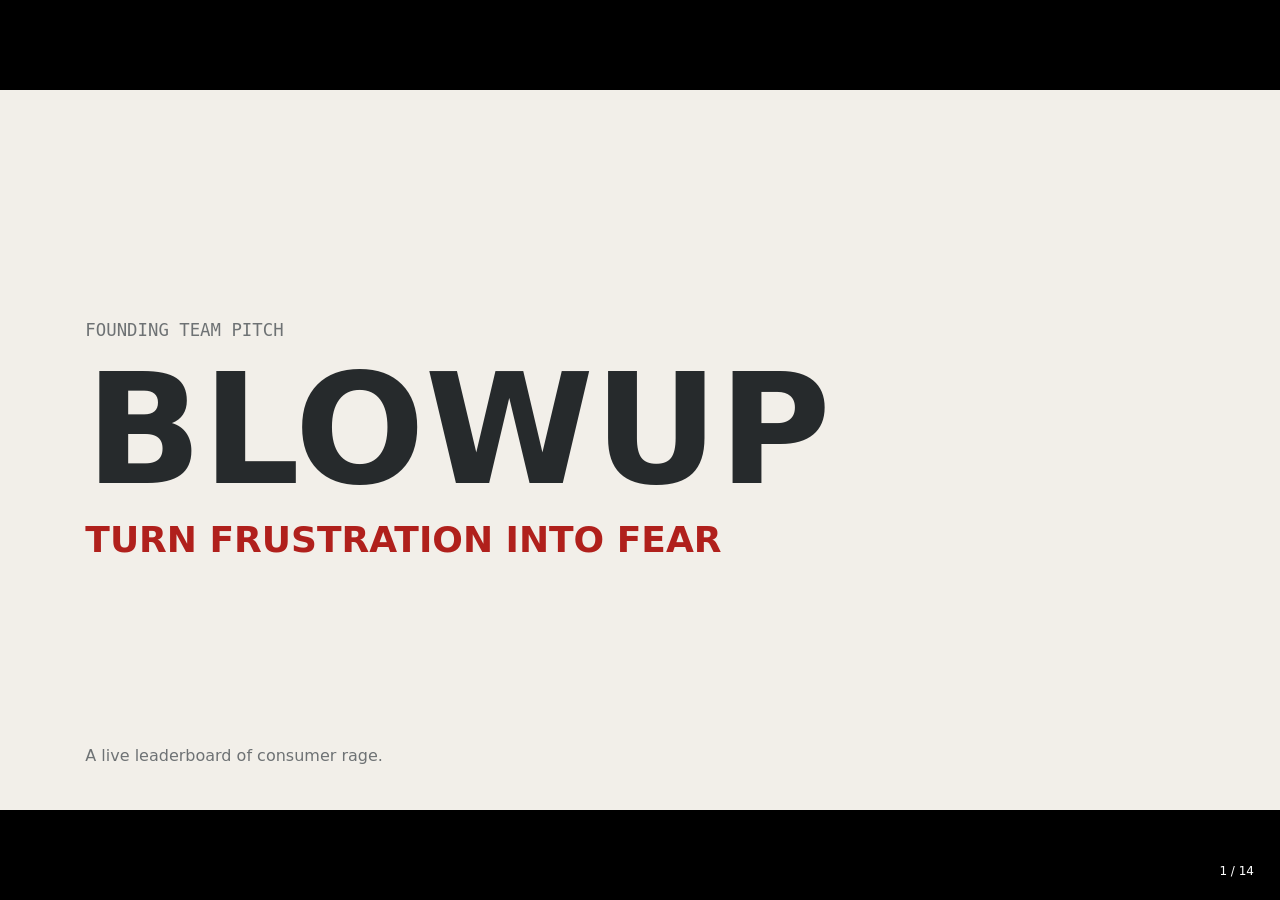
<file: blowup-deck-demolition-titanium-bone.html>
<!doctype html>
<html>
<head>
<meta charset="utf-8">
<meta http-equiv="Content-Security-Policy" content="default-src 'none'; script-src 'unsafe-inline'; style-src 'unsafe-inline' https://fonts.googleapis.com; font-src data: https://fonts.gstatic.com; img-src data: blob:; media-src data: blob:; frame-src about:; child-src about:; worker-src 'none'; connect-src 'none'; object-src 'none'; form-action 'none'; base-uri 'none'">
<meta name="viewport" content="width=device-width, initial-scale=1">
<title>BLOWUP — Founding Team Pitch (Controlled Demolition)</title>
<link rel="stylesheet" href="https://fonts.googleapis.com/css2?family=Inter:wght@400;500;600;700&amp;display=swap">
<link rel="stylesheet" href="https://fonts.googleapis.com/css2?family=Space+Grotesk:wght@400;500;700&amp;display=swap">
<link rel="stylesheet" href="https://fonts.googleapis.com/css2?family=Space+Mono:wght@400;700&amp;display=swap">
<link rel="stylesheet" href="https://fonts.googleapis.com/css2?family=Inter:ital,wght@0,100..300&amp;display=swap">
<link rel="stylesheet" href="https://fonts.googleapis.com/css2?family=Inter:ital,wght@0,800..900&amp;display=swap">
<link rel="stylesheet" href="https://fonts.googleapis.com/css2?family=Inter:ital,wght@1,100..900&amp;display=swap">
<link rel="stylesheet" href="https://fonts.googleapis.com/css2?family=Space+Grotesk:ital,wght@0,300&amp;display=swap">
<link rel="stylesheet" href="https://fonts.googleapis.com/css2?family=Space+Grotesk:ital,wght@0,600&amp;display=swap">
<link rel="stylesheet" href="https://fonts.googleapis.com/css2?family=Space+Mono:ital,wght@1,400&amp;display=swap">
<link rel="stylesheet" href="https://fonts.googleapis.com/css2?family=Space+Mono:ital,wght@1,700&amp;display=swap">
<style>
@layer properties {
  @supports (((-webkit-hyphens:none)) and (not (margin-trim:inline))) or ((-moz-orient:inline) and (not (color:rgb(from red r g b)))) {
  :root, :host { --cds-message-actions-opacity: 1; --cds-badge-x-wght: 577.8; }
  *, ::before, ::after, ::backdrop { --tw-translate-x: 0; --tw-translate-y: 0; --tw-translate-z: 0; --tw-scale-x: 1; --tw-scale-y: 1; --tw-scale-z: 1; --tw-rotate-x: initial; --tw-rotate-y: initial; --tw-rotate-z: initial; --tw-skew-x: initial; --tw-skew-y: initial; --tw-pan-x: initial; --tw-pan-y: initial; --tw-pinch-zoom: initial; --tw-space-y-reverse: 0; --tw-space-x-reverse: 0; --tw-divide-x-reverse: 0; --tw-border-style: solid; --tw-divide-y-reverse: 0; --tw-gradient-position: initial; --tw-gradient-from: #0000; --tw-gradient-via: #0000; --tw-gradient-to: #0000; --tw-gradient-stops: initial; --tw-gradient-via-stops: initial; --tw-gradient-from-position: 0%; --tw-gradient-via-position: 50%; --tw-gradient-to-position: 100%; --tw-leading: initial; --tw-font-weight: initial; --tw-tracking: initial; --tw-ordinal: initial; --tw-slashed-zero: initial; --tw-numeric-figure: initial; --tw-numeric-spacing: initial; --tw-numeric-fraction: initial; --tw-shadow: 0 0 #0000; --tw-shadow-color: initial; --tw-shadow-alpha: 100%; --tw-inset-shadow: 0 0 #0000; --tw-inset-shadow-color: initial; --tw-inset-shadow-alpha: 100%; --tw-ring-color: initial; --tw-ring-shadow: 0 0 #0000; --tw-inset-ring-color: initial; --tw-inset-ring-shadow: 0 0 #0000; --tw-ring-inset: initial; --tw-ring-offset-width: 0px; --tw-ring-offset-color: #fff; --tw-ring-offset-shadow: 0 0 #0000; --tw-outline-style: solid; --tw-blur: initial; --tw-brightness: initial; --tw-contrast: initial; --tw-grayscale: initial; --tw-hue-rotate: initial; --tw-invert: initial; --tw-opacity: initial; --tw-saturate: initial; --tw-sepia: initial; --tw-drop-shadow: initial; --tw-drop-shadow-color: initial; --tw-drop-shadow-alpha: 100%; --tw-drop-shadow-size: initial; --tw-backdrop-blur: initial; --tw-backdrop-brightness: initial; --tw-backdrop-contrast: initial; --tw-backdrop-grayscale: initial; --tw-backdrop-hue-rotate: initial; --tw-backdrop-invert: initial; --tw-backdrop-opacity: initial; --tw-backdrop-saturate: initial; --tw-backdrop-sepia: initial; --tw-duration: initial; --tw-ease: initial; --tw-content: ""; --cds-outset-x: 0px; --cds-outset-y: 0px; --cds-scroll-fade-size: 28px; --cds-scroll-fade-top: 0px; --cds-scroll-fade-bottom: 0px; --cds-scroll-fade-left: 0px; --cds-scroll-fade-right: 0px; --cds-scroll-fade-top-raw: 0px; --cds-scroll-fade-bottom-raw: 0px; --cds-scroll-fade-left-raw: 0px; --cds-scroll-fade-right-raw: 0px; --cds-scroll-fade-y-active: 0; --cds-scroll-fade-x-active: 0; --cds-scroll-fade-top-on: 1; --cds-scroll-fade-bottom-on: 1; --cds-scroll-fade-left-on: 1; --cds-scroll-fade-right-on: 1; --cds-scroll-fade-strip-raw: 0; --cds-scroll-fade-strip-active: 0; }
}
}
@layer theme {
  :root, :host { --spacing: .25rem; --container-sm: 24rem; --container-md: 28rem; --container-3xl: 48rem; --text-xs: .75rem; --text-xs--line-height: calc(1 / .75); --text-sm: .875rem; --text-sm--line-height: calc(1.25 / .875); --text-base: 1rem; --text-base--line-height: calc(1.5 / 1); --text-3xl: 1.875rem; --text-3xl--line-height: calc(2.25 / 1.875); --tracking-tight: -.025em; --tracking-wide: .025em; --leading-tight: 1.25; --leading-snug: 1.375; --leading-relaxed: 1.625; --radius-sm: .25rem; --radius-md: .375rem; --radius-lg: .5rem; --radius-xl: .75rem; --ease-in: cubic-bezier(.4, 0, 1, 1); --ease-in-out: cubic-bezier(.4, 0, .2, 1); --blur-md: 12px; --aspect-video: 16 / 9; --default-transition-duration: .15s; --default-transition-timing-function: cubic-bezier(.4, 0, .2, 1); --default-font-family: var(--cds-font-sans); --default-mono-font-family: var(--cds-font-mono); --color-white: #fff; --z-index-pick: 100; --color-app-accent: var(--t-app-accent); }
}
@layer base {
  *, ::after, ::before, ::backdrop { box-sizing: border-box; border: 0px solid; margin: 0px; padding: 0px; }
  ::file-selector-button { box-sizing: border-box; border: 0px solid; margin: 0px; padding: 0px; }
  html, :host { text-size-adjust: 100%; tab-size: 4; line-height: 1.5; font-family: var(--default-font-family,ui-sans-serif, system-ui, sans-serif, "Apple Color Emoji", "Segoe UI Emoji", "Segoe UI Symbol", "Noto Color Emoji"); font-feature-settings: var(--default-font-feature-settings,normal); font-variation-settings: var(--default-font-variation-settings,normal); -webkit-tap-highlight-color: transparent; }
  hr { height: 0px; color: inherit; border-top-width: 1px; }
  abbr:where([title]) { text-decoration: underline dotted; }
  h1, h2, h3, h4, h5, h6 { font-size: inherit; font-weight: inherit; }
  a { color: inherit; text-decoration: inherit; }
  b, strong { font-weight: bolder; }
  code, kbd, samp, pre { font-family: var(--default-mono-font-family,ui-monospace, SFMono-Regular, Menlo, Monaco, Consolas, "Liberation Mono", "Courier New", monospace); font-feature-settings: var(--default-mono-font-feature-settings,normal); font-variation-settings: var(--default-mono-font-variation-settings,normal); font-size: 1em; }
  small { font-size: 80%; }
  sub, sup { vertical-align: baseline; font-size: 75%; line-height: 0; position: relative; }
  sub { bottom: -0.25em; }
  sup { top: -0.5em; }
  table { text-indent: 0px; border-color: inherit; border-collapse: collapse; }
  progress { vertical-align: baseline; }
  summary { display: list-item; }
  ol, ul, menu { list-style: none; }
  img, svg, video, canvas, audio, iframe, embed, object { vertical-align: middle; display: block; }
  img, video { max-width: 100%; height: auto; }
  button, input, select, optgroup, textarea { font: inherit; letter-spacing: inherit; color: inherit; opacity: 1; background-color: rgba(0, 0, 0, 0); border-radius: 0px; }
  ::file-selector-button { font: inherit; letter-spacing: inherit; color: inherit; opacity: 1; background-color: rgba(0, 0, 0, 0); border-radius: 0px; }
  :where(select:is([multiple], [size])) optgroup { font-weight: bolder; }
  :where(select:is([multiple], [size])) optgroup option { padding-inline-start: 20px; }
  ::file-selector-button { margin-inline-end: 4px; }
  ::placeholder { opacity: 1; }
  @supports (not ((-webkit-appearance:-apple-pay-button))) or (contain-intrinsic-size:1px) {
  ::placeholder { color: currentcolor; }
  @supports (color:color-mix(in lab, red, red)) {
  ::placeholder { color: color-mix(currentcolor, transparent); }
}
}
  textarea { resize: vertical; }
  ::-webkit-search-decoration { appearance: none; }
  ::-webkit-date-and-time-value { min-height: 1lh; text-align: inherit; }
  ::-webkit-datetime-edit { display: inline-flex; }
  ::-webkit-datetime-edit-fields-wrapper { padding: 0px; }
  ::-webkit-datetime-edit { padding-block: 0px; }
  ::-webkit-datetime-edit-year-field { padding-block: 0px; }
  ::-webkit-datetime-edit-month-field { padding-block: 0px; }
  ::-webkit-datetime-edit-day-field { padding-block: 0px; }
  ::-webkit-datetime-edit-hour-field { padding-block: 0px; }
  ::-webkit-datetime-edit-minute-field { padding-block: 0px; }
  ::-webkit-datetime-edit-second-field { padding-block: 0px; }
  ::-webkit-datetime-edit-millisecond-field { padding-block: 0px; }
  ::-webkit-datetime-edit-meridiem-field { padding-block: 0px; }
  ::-webkit-calendar-picker-indicator { line-height: 1; }
  button, input:where([type="button"], [type="reset"], [type="submit"]) { appearance: button; }
  ::file-selector-button { appearance: button; }
  ::-webkit-inner-spin-button { height: auto; }
  ::-webkit-outer-spin-button { height: auto; }
  [hidden]:where(:not([hidden="until-found"])) { display: none !important; }
  html:where(.cds-root), html:where(.cds-root)::before, html:where(.cds-root)::after, html:where(.cds-root) *, html:where(.cds-root) ::before, html:where(.cds-root) ::after, html :where(.cds-root), html :where(.cds-root)::before, html :where(.cds-root)::after, html :where(.cds-root) *, html :where(.cds-root) ::before, html :where(.cds-root) ::after { border-color: var(--cds-border); }
  :where(.cds-root) :where(button, [role="button"], [role="tab"], [role="menuitem"], [role="menuitemcheckbox"], [role="menuitemradio"], [role="option"], [role="switch"], [role="checkbox"], [role="radio"]) { cursor: var(--cds-cursor-interactive); }
  :where(.cds-root) :where(button, [role]):where(:disabled, [aria-disabled="true"], [data-disabled]) { cursor: default; }
}
@layer components {
  :where(.cds-root) :where(input, textarea, select).cds-input { appearance: none; box-shadow: none; font: inherit; color: inherit; background: 0px 0px; border: 0px; border-radius: 0px; outline: none; padding: 0px; }
  :where(.cds-root) :where(input, textarea).cds-input.cds-input:focus { box-shadow: none; border-color: var(--cds-border); outline: none; }
  :where(.cds-root) :where(input, textarea).cds-input.cds-input:focus-visible { box-shadow: var(--cds-focus-shadow); outline-offset: 2px; outline: rgba(0, 0, 0, 0) solid 2px; }
  :where(.cds-root) .cds-reset:focus, :where(.cds-root) .cds-reset:focus-visible { outline: none; }
  :where(.cds-root) .cds-reset:focus-visible { outline-offset: 2px; outline: rgba(0, 0, 0, 0) solid 2px; }
  :where(.cds-root) .cds-text-link { color: var(--cds-text-accent); --_text-link-line: currentColor; border-radius: 2px; text-decoration-line: none; }
  @supports (color:color-mix(in lab, red, red)) {
  :where(.cds-root) .cds-text-link { --_text-link-line: color-mix(in srgb, currentColor, transparent 60%); }
}
  :where(.cds-root) .cds-text-link { transition-property: color, text-decoration-color, box-shadow; transition-duration: var(--cds-dur-fast,60ms); transition-timing-function: var(--cds-ease-out); }
  :where(.cds-root) .cds-text-link:is(:hover, :focus-visible) { --_text-link-line: currentColor; }
  :where(.cds-root) .cds-text-link:focus-visible { outline-offset: 2px; box-shadow: var(--cds-focus-shadow,0 0 0 2px Highlight); outline: rgba(0, 0, 0, 0) solid 2px; }
  :where(.cds-root) .cds-text-link-underline { text-underline-offset: 3px; text-decoration-line: underline; text-decoration-color: var(--_text-link-line,currentColor); transition-property: color, text-decoration-color, box-shadow; transition-duration: var(--cds-dur-fast,60ms); transition-timing-function: var(--cds-ease-out); }
  :where(.cds-root) :is(b, strong) { font-weight: var(--cds-font-weight-bold); }
}
@layer utilities {
  .\@container { container-type: inline-size; }
  .pointer-events-auto { pointer-events: auto; }
  .pointer-events-none { pointer-events: none; }
  .collapse { visibility: collapse; }
  .invisible { visibility: hidden; }
  .visible { visibility: visible; }
  .visible\! { visibility: visible !important; }
  .sr-only { clip-path: inset(50%); white-space: nowrap; border-width: 0px; width: 1px; height: 1px; margin: -1px; padding: 0px; position: absolute; overflow: hidden; }
  .not-sr-only { clip-path: none; white-space: normal; width: auto; height: auto; margin: 0px; padding: 0px; position: static; overflow: visible; }
  .absolute { position: absolute; }
  .fixed { position: fixed; }
  .relative { position: relative; }
  .static { position: static; }
  .sticky { position: sticky; }
  .inset-0 { inset: 0px; }
  .inset-3\.5 { inset: calc(var(--spacing) * 3.5); }
  .inset-\[0\.5px\] { inset: 0.5px; }
  .inset-x-0 { inset-inline: 0px; }
  .inset-y-0 { inset-block: 0px; }
  .inset-y-\[4px\] { inset-block: 4px; }
  .start-\[calc\(-6px_-_\(var\(--cds-ring-outer\,0px\)_-_var\(--cds-ring-inner\,0px\)\)_\/_2\)\] { inset-inline-start: calc(-6px - (var(--cds-ring-outer,0px) - var(--cds-ring-inner,0px)) / 2); }
  .end-\[calc\(-6px_-_\(var\(--cds-ring-outer\,0px\)_-_var\(--cds-ring-inner\,0px\)\)_\/_2\)\] { inset-inline-end: calc(-6px - (var(--cds-ring-outer,0px) - var(--cds-ring-inner,0px)) / 2); }
  .-top-0\.5 { top: calc(var(--spacing) * -.5); }
  .-top-1 { top: calc(var(--spacing) * -1); }
  .top-0 { top: 0px; }
  .top-0\.5 { top: calc(var(--spacing) * .5); }
  .top-1\/2 { top: 50%; }
  .top-\[calc\(-6px_-_\(var\(--cds-ring-outer\,0px\)_-_var\(--cds-ring-inner\,0px\)\)_\/_2\)\] { top: calc(-6px - (var(--cds-ring-outer,0px) - var(--cds-ring-inner,0px)) / 2); }
  .top-\[calc\(var\(--tb-overlay-h\,0px\)\+1rem\)\] { top: calc(var(--tb-overlay-h,0px) + 1rem); }
  .top-full { top: 100%; }
  .top-px { top: 1px; }
  .-right-0\.5 { right: calc(var(--spacing) * -.5); }
  .right-0 { right: 0px; }
  .right-0\.5 { right: calc(var(--spacing) * .5); }
  .right-3 { right: calc(var(--spacing) * 3); }
  .right-4 { right: calc(var(--spacing) * 4); }
  .right-6 { right: calc(var(--spacing) * 6); }
  .bottom-0 { bottom: 0px; }
  .bottom-1 { bottom: var(--spacing); }
  .bottom-3 { bottom: calc(var(--spacing) * 3); }
  .bottom-4 { bottom: calc(var(--spacing) * 4); }
  .bottom-5 { bottom: calc(var(--spacing) * 5); }
  .bottom-\[calc\(-6px_-_\(var\(--cds-ring-outer\,0px\)_-_var\(--cds-ring-inner\,0px\)\)_\/_2\)\] { bottom: calc(-6px - (var(--cds-ring-outer,0px) - var(--cds-ring-inner,0px)) / 2); }
  .bottom-\[calc\(1\.25rem\+var\(--sl-safe-b\,0px\)\)\] { bottom: calc(1.25rem + var(--sl-safe-b,0px)); }
  .bottom-full { bottom: 100%; }
  .bottom-px { bottom: 1px; }
  .-left-1 { left: calc(var(--spacing) * -1); }
  .left-0 { left: 0px; }
  .left-1 { left: var(--spacing); }
  .left-1\/2 { left: 50%; }
  .left-3 { left: calc(var(--spacing) * 3); }
  .left-6 { left: calc(var(--spacing) * 6); }
  .isolate { isolation: isolate; }
  .isolation-auto { isolation: auto; }
  .-z-\[1\] { z-index: calc(-1); }
  .z-0 { z-index: 0; }
  .z-10 { z-index: 10; }
  .z-20 { z-index: 20; }
  .z-30 { z-index: 30; }
  .z-40 { z-index: 40; }
  .z-50 { z-index: 50; }
  .z-\[1\] { z-index: 1; }
  .z-\[5\] { z-index: 5; }
  .z-\[35\] { z-index: 35; }
  .z-\[38\] { z-index: 38; }
  .z-\[39\] { z-index: 39; }
  .z-ask { z-index: 60; }
  .z-panel { z-index: 40; }
  .z-scrim { z-index: 101; }
  .z-selection { z-index: 45; }
  .z-toolbar { z-index: 49; }
  .order-first { order: -9999; }
  .col-span-2 { grid-column: span 2 / span 2; }
  .col-span-full { grid-column: 1 / -1; }
  .col-start-1 { grid-column-start: 1; }
  .row-span-full { grid-row: 1 / -1; }
  .row-start-1 { grid-row-start: 1; }
  .\!container { width: 100% !important; }
  @media (min-width: 40rem) {
  .\!container { max-width: 40rem !important; }
}
  @media (min-width: 48rem) {
  .\!container { max-width: 48rem !important; }
}
  @media (min-width: 64rem) {
  .\!container { max-width: 64rem !important; }
}
  @media (min-width: 80rem) {
  .\!container { max-width: 80rem !important; }
}
  @media (min-width: 96rem) {
  .\!container { max-width: 96rem !important; }
}
  .container { width: 100%; }
  @media (min-width: 40rem) {
  .container { max-width: 40rem; }
}
  @media (min-width: 48rem) {
  .container { max-width: 48rem; }
}
  @media (min-width: 64rem) {
  .container { max-width: 64rem; }
}
  @media (min-width: 80rem) {
  .container { max-width: 80rem; }
}
  @media (min-width: 96rem) {
  .container { max-width: 96rem; }
}
  .-m-2 { margin: calc(var(--spacing) * -2); }
  .m-0 { margin: 0px; }
  .m-1 { margin: var(--spacing); }
  .m-6 { margin: calc(var(--spacing) * 6); }
  .m-auto { margin: auto; }
  .-mx-0\.5 { margin-inline: calc(var(--spacing) * -.5); }
  .-mx-1 { margin-inline: calc(var(--spacing) * -1); }
  .-mx-2 { margin-inline: calc(var(--spacing) * -2); }
  .mx-0\.5 { margin-inline: calc(var(--spacing) * .5); }
  .mx-1 { margin-inline: var(--spacing); }
  .mx-2 { margin-inline: calc(var(--spacing) * 2); }
  .mx-auto { margin-inline: auto; }
  .mx-outset { margin-inline: calc(var(--cds-outset-x,0px) * -1); }
  .-my-1 { margin-block: calc(var(--spacing) * -1); }
  .-my-\[0\.125em\] { margin-block: -0.125em; }
  .my-1 { margin-block: var(--spacing); }
  .-ms-1 { margin-inline-start: calc(var(--spacing) * -1); }
  .ms-1 { margin-inline-start: var(--spacing); }
  .ms-auto { margin-inline-start: auto; }
  .ms-outset { margin-inline-start: calc(var(--cds-outset-x,0px) * -1); }
  .-me-1 { margin-inline-end: calc(var(--spacing) * -1); }
  .-me-2\.5 { margin-inline-end: calc(var(--spacing) * -2.5); }
  .-me-pad-sm { margin-inline-end: calc(var(--cds-pad-sm) * -1); }
  .-me-px { margin-inline-end: -1px; }
  .me-\[calc\(\(var\(--cds-h-control\)-1em-6px\)\/2-var\(--cds-pad-md\)\)\] { margin-inline-end: calc((var(--cds-h-control) - 1em - 6px) / 2 - var(--cds-pad-md)); }
  .me-\[calc\(6px-var\(--cds-pad-md\)\)\] { margin-inline-end: calc(6px - var(--cds-pad-md)); }
  .me-\[calc\(8px-var\(--cds-pad-md\)\)\] { margin-inline-end: calc(8px - var(--cds-pad-md)); }
  .me-outset { margin-inline-end: calc(var(--cds-outset-x,0px) * -1); }
  .-mt-0\.5 { margin-top: calc(var(--spacing) * -.5); }
  .-mt-1 { margin-top: calc(var(--spacing) * -1); }
  .-mt-2 { margin-top: calc(var(--spacing) * -2); }
  .-mt-pad-sm { margin-top: calc(var(--cds-pad-sm) * -1); }
  .-mt-px { margin-top: -1px; }
  .mt-0\.5 { margin-top: calc(var(--spacing) * .5); }
  .mt-1 { margin-top: var(--spacing); }
  .mt-1\.5 { margin-top: calc(var(--spacing) * 1.5); }
  .mt-2 { margin-top: calc(var(--spacing) * 2); }
  .mt-3 { margin-top: calc(var(--spacing) * 3); }
  .mt-\[calc\(\(1lh_-_var\(--cds-checkbox\,16px\)\)_\/_2\)\] { margin-top: calc((1lh - var(--cds-checkbox,16px)) / 2); }
  .mt-\[var\(--tb-overlay-h\,0px\)\] { margin-top: var(--tb-overlay-h,0px); }
  .mt-pad-lg { margin-top: var(--cds-pad-lg); }
  .mt-pad-md { margin-top: var(--cds-pad-md); }
  .-mr-1 { margin-right: calc(var(--spacing) * -1); }
  .-mr-\[2px\] { margin-right: -2px; }
  .-mr-\[4px\] { margin-right: -4px; }
  .-mr-\[5px\] { margin-right: -5px; }
  .-mr-\[calc\(var\(--cds-pad-md\)-2px\)\] { margin-right: calc(calc(var(--cds-pad-md) - 2px) * -1); }
  .mr-0\.5 { margin-right: calc(var(--spacing) * .5); }
  .-mb-1 { margin-bottom: calc(var(--spacing) * -1); }
  .mb-1 { margin-bottom: var(--spacing); }
  .mb-2 { margin-bottom: calc(var(--spacing) * 2); }
  .mb-\[-1px\] { margin-bottom: -1px; }
  .mb-\[8\.5px\] { margin-bottom: 8.5px; }
  .mb-\[calc\(-1\*var\(--cs-bottom\,16px\)\)\] { margin-bottom: calc(-1 * var(--cs-bottom,16px)); }
  .mb-pad-md { margin-bottom: var(--cds-pad-md); }
  .-ml-1 { margin-left: calc(var(--spacing) * -1); }
  .-ml-\[2px\] { margin-left: -2px; }
  .-ml-\[4px\] { margin-left: -4px; }
  .-ml-\[6px\] { margin-left: -6px; }
  .-ml-pad-md { margin-left: calc(var(--cds-pad-md) * -1); }
  .ml-0\.5 { margin-left: calc(var(--spacing) * .5); }
  .ml-1 { margin-left: var(--spacing); }
  .ml-2 { margin-left: calc(var(--spacing) * 2); }
  .ml-3 { margin-left: calc(var(--spacing) * 3); }
  .ml-3\.5 { margin-left: calc(var(--spacing) * 3.5); }
  .ml-14 { margin-left: calc(var(--spacing) * 14); }
  .ml-\[4px\] { margin-left: 4px; }
  .ml-\[6px\] { margin-left: 6px; }
  .ml-auto { margin-left: auto; }
  .ml-md { margin-left: var(--cds-gap-md); }
  .ml-xs { margin-left: var(--cds-gap-xs); }
  .line-clamp-2 { -webkit-line-clamp: 2; -webkit-box-orient: vertical; display: -webkit-box; overflow: hidden; }
  .\!hidden { display: none !important; }
  .\[display\:inherit\] { display: inherit; }
  .block { display: block; }
  .contents { display: contents; }
  .flex { display: flex; }
  .flow-root { display: flow-root; }
  .grid { display: grid; }
  .hidden { display: none; }
  .hidden\! { display: none !important; }
  .inline { display: inline; }
  .inline-block { display: inline-block; }
  .inline-flex { display: inline-flex; }
  .inline-grid { display: inline-grid; }
  .inline-table { display: inline-table; }
  .list-item { display: list-item; }
  .table { display: table; }
  .table-caption { display: table-caption; }
  .table-cell { display: table-cell; }
  .table-column { display: table-column; }
  .table-column-group { display: table-column-group; }
  .table-footer-group { display: table-footer-group; }
  .table-header-group { display: table-header-group; }
  .table-row { display: table-row; }
  .table-row-group { display: table-row-group; }
  .aspect-\[3\/2\] { aspect-ratio: 3 / 2; }
  .aspect-square { aspect-ratio: 1 / 1; }
  .aspect-video { aspect-ratio: var(--aspect-video); }
  .\!size-\[var\(--fhn\)\] { width: var(--fhn) !important; height: var(--fhn) !important; }
  .size-2 { width: calc(var(--spacing) * 2); height: calc(var(--spacing) * 2); }
  .size-3 { width: calc(var(--spacing) * 3); height: calc(var(--spacing) * 3); }
  .size-4 { width: calc(var(--spacing) * 4); height: calc(var(--spacing) * 4); }
  .size-\[calc\(var\(--cds-switch-h\,20px\)-4px\)\] { width: calc(var(--cds-switch-h,20px) - 4px); height: calc(var(--cds-switch-h,20px) - 4px); }
  .size-\[var\(--cds-checkbox\)\] { width: var(--cds-checkbox); height: var(--cds-checkbox); }
  .size-control { width: var(--cds-h-control); height: var(--cds-h-control); }
  .size-icon { width: var(--cds-icon); height: var(--cds-icon); }
  .h-0 { height: 0px; }
  .h-0\.5 { height: calc(var(--spacing) * .5); }
  .h-1 { height: var(--spacing); }
  .h-1\.5 { height: calc(var(--spacing) * 1.5); }
  .h-2 { height: calc(var(--spacing) * 2); }
  .h-2\.5 { height: calc(var(--spacing) * 2.5); }
  .h-3 { height: calc(var(--spacing) * 3); }
  .h-3\.5 { height: calc(var(--spacing) * 3.5); }
  .h-4 { height: calc(var(--spacing) * 4); }
  .h-5 { height: calc(var(--spacing) * 5); }
  .h-6 { height: calc(var(--spacing) * 6); }
  .h-7 { height: calc(var(--spacing) * 7); }
  .h-8 { height: calc(var(--spacing) * 8); }
  .h-10 { height: calc(var(--spacing) * 10); }
  .h-48 { height: calc(var(--spacing) * 48); }
  .h-\[1em\] { height: 1em; }
  .h-\[1lh\] { height: 1lh; }
  .h-\[3px\] { height: 3px; }
  .h-\[18px\] { height: 18px; }
  .h-\[30vh\] { height: 30vh; }
  .h-\[38px\] { height: 38px; }
  .h-\[calc\(1em\+6px\)\] { height: calc(1em + 6px); }
  .h-\[var\(--cds-switch-h\)\] { height: var(--cds-switch-h); }
  .h-\[var\(--collapsible-panel-height\)\] { height: var(--collapsible-panel-height); }
  .h-auto { height: auto; }
  .h-control { height: var(--cds-h-control); }
  .h-control-nested { height: var(--cds-h-control-nested); }
  .h-dvh { height: 100dvh; }
  .h-full { height: 100%; }
  .h-px { height: 1px; }
  .h-screen { height: 100vh; }
  .max-h-12 { max-height: calc(var(--spacing) * 12); }
  .max-h-32 { max-height: calc(var(--spacing) * 32); }
  .max-h-\[60vh\] { max-height: 60vh; }
  .max-h-\[calc\(100dvh_-_max\(2rem\,2\*var\(--desktop-titlebar-inset\,0px\)\)\)\] { max-height: calc(100dvh - max(2rem, 2 * var(--desktop-titlebar-inset,0px))); }
  .max-h-\[inherit\] { max-height: inherit; }
  .max-h-\[min\(18rem\,max\(6rem\,calc\(var\(--available-height\,100vh\)_-_7\.5rem\)\)\)\] { max-height: min(18rem, max(6rem, calc(var(--available-height,100vh) - 7.5rem))); }
  .max-h-\[min\(24rem\,max\(6rem\,calc\(var\(--available-height\,100vh\)_-_8rem\)\)\)\] { max-height: min(24rem, max(6rem, calc(var(--available-height,100vh) - 8rem))); }
  .max-h-\[min\(75dvh\,42rem\)\] { max-height: min(75dvh, 42rem); }
  .max-h-\[var\(--available-height\)\] { max-height: var(--available-height); }
  .max-h-none { max-height: none; }
  .min-h-0 { min-height: 0px; }
  .min-h-4 { min-height: calc(var(--spacing) * 4); }
  .min-h-6 { min-height: calc(var(--spacing) * 6); }
  .min-h-7 { min-height: calc(var(--spacing) * 7); }
  .min-h-8 { min-height: calc(var(--spacing) * 8); }
  .min-h-10 { min-height: calc(var(--spacing) * 10); }
  .min-h-16 { min-height: calc(var(--spacing) * 16); }
  .min-h-40 { min-height: calc(var(--spacing) * 40); }
  .min-h-\[1lh\] { min-height: 1lh; }
  .min-h-\[24px\] { min-height: 24px; }
  .min-h-\[var\(--prop-row-h\,32px\)\] { min-height: var(--prop-row-h,32px); }
  .min-h-control { min-height: var(--cds-h-control); }
  .w-0 { width: 0px; }
  .w-1 { width: var(--spacing); }
  .w-1\.5 { width: calc(var(--spacing) * 1.5); }
  .w-1\/2 { width: 50%; }
  .w-2 { width: calc(var(--spacing) * 2); }
  .w-2\.5 { width: calc(var(--spacing) * 2.5); }
  .w-3 { width: calc(var(--spacing) * 3); }
  .w-4 { width: calc(var(--spacing) * 4); }
  .w-5 { width: calc(var(--spacing) * 5); }
  .w-6 { width: calc(var(--spacing) * 6); }
  .w-7 { width: calc(var(--spacing) * 7); }
  .w-8 { width: calc(var(--spacing) * 8); }
  .w-9 { width: calc(var(--spacing) * 9); }
  .w-10 { width: calc(var(--spacing) * 10); }
  .w-14 { width: calc(var(--spacing) * 14); }
  .w-24 { width: calc(var(--spacing) * 24); }
  .w-60 { width: calc(var(--spacing) * 60); }
  .w-64 { width: calc(var(--spacing) * 64); }
  .w-72 { width: calc(var(--spacing) * 72); }
  .w-80 { width: calc(var(--spacing) * 80); }
  .w-\[3\.75rem\] { width: 3.75rem; }
  .w-\[3px\] { width: 3px; }
  .w-\[4\.5rem\] { width: 4.5rem; }
  .w-\[4\.75rem\] { width: 4.75rem; }
  .w-\[14\.5rem\] { width: 14.5rem; }
  .w-\[34px\] { width: 34px; }
  .w-\[68px\] { width: 68px; }
  .w-\[76px\] { width: 76px; }
  .w-\[184px\] { width: 184px; }
  .w-\[360px\] { width: 360px; }
  .w-\[calc\(1em\+6px\)\] { width: calc(1em + 6px); }
  .w-\[calc\(100vw-2rem\)\] { width: calc(-2rem + 100vw); }
  .w-\[calc\(var\(--anchor-width\)\+1\.375rem\)\] { width: calc(var(--anchor-width) + 1.375rem); }
  .w-\[calc\(var\(--cds-switch-h\,20px\)\*1\.8\)\] { width: calc(var(--cds-switch-h,20px) * 1.8); }
  .w-\[var\(--anchor-width\)\] { width: var(--anchor-width); }
  .w-\[var\(--mc-side-w\)\] { width: var(--mc-side-w); }
  .w-\[var\(--pp-iconcol\,auto\)\] { width: var(--pp-iconcol,auto); }
  .w-auto { width: auto; }
  .w-control { width: var(--cds-h-control); }
  .w-fit { width: fit-content; }
  .w-full { width: 100%; }
  .w-px { width: 1px; }
  .w-screen { width: 100vw; }
  .max-w-3xl { max-width: var(--container-3xl); }
  .max-w-12 { max-width: calc(var(--spacing) * 12); }
  .max-w-40 { max-width: calc(var(--spacing) * 40); }
  .max-w-80 { max-width: calc(var(--spacing) * 80); }
  .max-w-\[45rem\] { max-width: 45rem; }
  .max-w-\[70\%\] { max-width: 70%; }
  .max-w-\[160px\] { max-width: 160px; }
  .max-w-\[240px\] { max-width: 240px; }
  .max-w-\[320px\] { max-width: 320px; }
  .max-w-\[400px\] { max-width: 400px; }
  .max-w-\[480px\] { max-width: 480px; }
  .max-w-\[520px\] { max-width: 520px; }
  .max-w-\[720px\] { max-width: 720px; }
  .max-w-\[880px\] { max-width: 880px; }
  .max-w-\[1024px\] { max-width: 1024px; }
  .max-w-\[1152px\] { max-width: 1152px; }
  .max-w-\[calc\(100vw-2rem\)\] { max-width: calc(-2rem + 100vw); }
  .max-w-\[calc\(100vw-16px\)\] { max-width: calc(-16px + 100vw); }
  .max-w-full { max-width: 100%; }
  .max-w-md { max-width: var(--container-md); }
  .max-w-none { max-width: none; }
  .max-w-sm { max-width: var(--container-sm); }
  .min-w-0 { min-width: 0px; }
  .min-w-0\! { min-width: 0px !important; }
  .min-w-1 { min-width: var(--spacing); }
  .min-w-4 { min-width: calc(var(--spacing) * 4); }
  .min-w-6 { min-width: calc(var(--spacing) * 6); }
  .min-w-8 { min-width: calc(var(--spacing) * 8); }
  .min-w-12 { min-width: calc(var(--spacing) * 12); }
  .min-w-14 { min-width: calc(var(--spacing) * 14); }
  .min-w-32\! { min-width: calc(var(--spacing) * 32) !important; }
  .min-w-48 { min-width: calc(var(--spacing) * 48); }
  .min-w-56 { min-width: calc(var(--spacing) * 56); }
  .min-w-\[12rem\] { min-width: 12rem; }
  .min-w-\[128px\] { min-width: 128px; }
  .min-w-\[calc\(1em\+6px\)\] { min-width: calc(1em + 6px); }
  .min-w-\[calc\(var\(--cds-h-control\)\*3\)\] { min-width: calc(var(--cds-h-control) * 3); }
  .min-w-\[min\(20ch\,100\%\)\] { min-width: min(20ch, 100%); }
  .min-w-\[var\(--cds-h-control-nested\)\] { min-width: var(--cds-h-control-nested); }
  .min-w-fit { min-width: fit-content; }
  .min-w-full { min-width: 100%; }
  .min-w-max { min-width: max-content; }
  .flex-1 { flex: 1 1 0%; }
  .flex-auto { flex: 1 1 auto; }
  .flex-none { flex: 0 0 auto; }
  .flex-shrink, .shrink { flex-shrink: 1; }
  .shrink\! { flex-shrink: 1 !important; }
  .shrink-0 { flex-shrink: 0; }
  .flex-grow, .grow { flex-grow: 1; }
  .grow\! { flex-grow: 1 !important; }
  .basis-\[calc\(var\(--cds-pad-md\)\*2\)\] { flex-basis: calc(var(--cds-pad-md) * 2); }
  .basis-full { flex-basis: 100%; }
  .border-collapse { border-collapse: collapse; }
  .origin-\[var\(--transform-origin\)\] { transform-origin: var(--transform-origin); }
  .origin-bottom { transform-origin: center bottom; }
  .origin-left { transform-origin: 0px center; }
  .origin-top { transform-origin: center top; }
  .-translate-x-1\/2 { --tw-translate-x: calc(calc(1 / 2 * 100%) * -1); translate: var(--tw-translate-x) var(--tw-translate-y); }
  .-translate-y-1\/2 { --tw-translate-y: calc(calc(1 / 2 * 100%) * -1); translate: var(--tw-translate-x) var(--tw-translate-y); }
  .-translate-y-3 { --tw-translate-y: calc(var(--spacing) * -3); translate: var(--tw-translate-x) var(--tw-translate-y); }
  .translate-none { translate: none; }
  .scale-105 { --tw-scale-x: 105%; --tw-scale-y: 105%; --tw-scale-z: 105%; scale: var(--tw-scale-x) var(--tw-scale-y); }
  .scale-3d { scale: var(--tw-scale-x) var(--tw-scale-y) var(--tw-scale-z); }
  .-rotate-90 { rotate: -90deg; }
  .-rotate-\[14deg\] { rotate: -14deg; }
  .rotate-0 { rotate: 0deg; }
  .rotate-45 { rotate: 45deg; }
  .rotate-90 { rotate: 90deg; }
  .rotate-\[14deg\] { rotate: 14deg; }
  .\[transform\:translateY\(var\(--ty\)\)_scale\(var\(--ts\)\)\] { transform: translateY(var(--ty)) scale(var(--ts)); }
  .transform { transform: var(--tw-rotate-x,) var(--tw-rotate-y,) var(--tw-rotate-z,) var(--tw-skew-x,) var(--tw-skew-y,); }
  .transform\! { transform: var(--tw-rotate-x,) var(--tw-rotate-y,) var(--tw-rotate-z,) var(--tw-skew-x,) var(--tw-skew-y,) !important; }
  .animate-\[spin_1s_linear_infinite\] { animation: 1s linear 0s infinite normal none running spin; }
  .cursor-\[var\(--cds-cursor-interactive\)\] { cursor: var(--cds-cursor-interactive); }
  .cursor-col-resize { cursor: col-resize; }
  .cursor-default { cursor: default; }
  .cursor-ew-resize { cursor: ew-resize; }
  .cursor-grab { cursor: grab; }
  .cursor-grabbing { cursor: grabbing; }
  .cursor-not-allowed { cursor: not-allowed; }
  .cursor-pointer { cursor: pointer; }
  .cursor-row-resize { cursor: row-resize; }
  .cursor-text { cursor: text; }
  .touch-pinch-zoom { --tw-pinch-zoom: pinch-zoom; touch-action: var(--tw-pan-x,) var(--tw-pan-y,) var(--tw-pinch-zoom,); }
  .touch-none { touch-action: none; }
  .resize { resize: both; }
  .resize-none { resize: none; }
  .scroll-fade-y { scroll-padding-block: calc(var(--cds-scroll-fade-size) * var(--cds-scroll-fade-top-on)) calc(var(--cds-scroll-fade-size) * var(--cds-scroll-fade-bottom-on)); }
  @supports (animation-timeline:scroll()) {
  .scroll-fade-y { --cds-scroll-fade-top: calc(var(--cds-scroll-fade-top-raw) * var(--cds-scroll-fade-y-active) * var(--cds-scroll-fade-top-on)); --cds-scroll-fade-bottom: calc(var(--cds-scroll-fade-bottom-raw) * var(--cds-scroll-fade-y-active) * var(--cds-scroll-fade-bottom-on)); mask-image: linear-gradient(to bottom, transparent, #0000000d calc(var(--cds-scroll-fade-top) * .15), #00000026 calc(var(--cds-scroll-fade-top) * .3), #0000004d calc(var(--cds-scroll-fade-top) * .45), #00000080 calc(var(--cds-scroll-fade-top) * .6), #000000b3 calc(var(--cds-scroll-fade-top) * .75), #000000d9 calc(var(--cds-scroll-fade-top) * .87), #000 var(--cds-scroll-fade-top), #000 calc(100% - var(--cds-scroll-fade-bottom)), #000000d9 calc(100% - var(--cds-scroll-fade-bottom) * .87), #000000b3 calc(100% - var(--cds-scroll-fade-bottom) * .75), #00000080 calc(100% - var(--cds-scroll-fade-bottom) * .6), #0000004d calc(100% - var(--cds-scroll-fade-bottom) * .45), #00000026 calc(100% - var(--cds-scroll-fade-bottom) * .3), #0000000d calc(100% - var(--cds-scroll-fade-bottom) * .15), transparent); animation-name: cds-scroll-fade-top, cds-scroll-fade-bottom, cds-scroll-fade-y-active; animation-timing-function: linear; animation-fill-mode: both, both, none; animation-duration: auto; animation-timeline: scroll(self); animation-range: 0px var(--cds-scroll-fade-size), calc(100% - var(--cds-scroll-fade-size)) 100%, 0px 101%; }
}
  .\[scrollbar-width\:none\] { scrollbar-width: none; }
  .\[scrollbar-gutter\:stable\] { scrollbar-gutter: stable; }
  .\[grid-auto-columns\:inherit\] { grid-auto-columns: inherit; }
  .\[grid-auto-flow\:inherit\] { grid-auto-flow: inherit; }
  .\[grid-auto-rows\:inherit\] { grid-auto-rows: inherit; }
  .\[grid-template-columns\:inherit\] { grid-template-columns: inherit; }
  .grid-cols-2 { grid-template-columns: repeat(2, minmax(0px, 1fr)); }
  .grid-cols-4 { grid-template-columns: repeat(4, minmax(0px, 1fr)); }
  .grid-cols-\[1fr_1fr_auto\] { grid-template-columns: 1fr 1fr auto; }
  .grid-cols-\[minmax\(0\,1fr\)\] { grid-template-columns: minmax(0px, 1fr); }
  .grid-cols-\[var\(--pp-label-w\,80px\)_minmax\(0\,1fr\)\] { grid-template-columns: var(--pp-label-w,80px) minmax(0,1fr); }
  .grid-cols-\[…\] { }
  .\[grid-template-rows\:inherit\] { grid-template-rows: inherit; }
  .\[flex-direction\:inherit\] { flex-direction: inherit; }
  .flex-col { flex-direction: column; }
  .flex-col-reverse { flex-direction: column-reverse; }
  .\[flex-wrap\:inherit\] { flex-wrap: inherit; }
  .flex-wrap { flex-wrap: wrap; }
  .place-items-center { place-items: center; }
  .\[align-items\:inherit\] { align-items: inherit; }
  .items-baseline { align-items: baseline; }
  .items-center { align-items: center; }
  .items-end { align-items: flex-end; }
  .items-start { align-items: flex-start; }
  .items-stretch { align-items: stretch; }
  .\[justify-content\:inherit\] { justify-content: inherit; }
  .justify-between { justify-content: space-between; }
  .justify-center { justify-content: center; }
  .justify-end { justify-content: flex-end; }
  .\[justify-items\:inherit\] { justify-items: inherit; }
  .\!gap-xs { gap: var(--cds-gap-xs) !important; }
  .\[gap\:inherit\] { gap: inherit; }
  .gap-0 { gap: 0px; }
  .gap-0\.5 { gap: calc(var(--spacing) * .5); }
  .gap-1 { gap: var(--spacing); }
  .gap-1\.5 { gap: calc(var(--spacing) * 1.5); }
  .gap-2 { gap: calc(var(--spacing) * 2); }
  .gap-2\.5 { gap: calc(var(--spacing) * 2.5); }
  .gap-3 { gap: calc(var(--spacing) * 3); }
  .gap-6 { gap: calc(var(--spacing) * 6); }
  .gap-\[0\.3em\] { gap: 0.3em; }
  .gap-\[0\.25em\] { gap: 0.25em; }
  .gap-\[1px\] { gap: 1px; }
  .gap-\[2px\] { gap: 2px; }
  .gap-\[var\(--cds-pad-sm\,6px\)\] { gap: var(--cds-pad-sm,6px); }
  .gap-\[var\(--mc-strip-gap\)\] { gap: var(--mc-strip-gap); }
  .gap-md { gap: var(--cds-gap-md); }
  .gap-sm { gap: var(--cds-gap-sm); }
  .gap-xs { gap: var(--cds-gap-xs); }
  :where(.space-y-reverse > :not(:last-child)) { --tw-space-y-reverse: 1; }
  .gap-x-1 { column-gap: var(--spacing); }
  .gap-x-\[2px\] { column-gap: 2px; }
  .gap-x-\[var\(--mc-group-gap\,4px\)\] { column-gap: var(--mc-group-gap,4px); }
  .gap-x-md { column-gap: var(--cds-gap-md); }
  .gap-x-sm { column-gap: var(--cds-gap-sm); }
  :where(.space-x-reverse > :not(:last-child)) { --tw-space-x-reverse: 1; }
  .gap-y-1 { row-gap: var(--spacing); }
  .gap-y-sm { row-gap: var(--cds-gap-sm); }
  .gap-y-xs { row-gap: var(--cds-gap-xs); }
  :where(.divide-x > :not(:last-child)) { --tw-divide-x-reverse: 0; border-inline-style: var(--tw-border-style); border-inline-start-width: calc(1px * var(--tw-divide-x-reverse)); border-inline-end-width: calc(1px * calc(1 - var(--tw-divide-x-reverse))); }
  :where(.divide-y > :not(:last-child)) { --tw-divide-y-reverse: 0; border-bottom-style: var(--tw-border-style); border-top-style: var(--tw-border-style); border-top-width: calc(1px * var(--tw-divide-y-reverse)); border-bottom-width: calc(1px * calc(1 - var(--tw-divide-y-reverse))); }
  :where(.divide-y-reverse > :not(:last-child)) { --tw-divide-y-reverse: 1; }
  .self-center { align-self: center; }
  .self-end { align-self: flex-end; }
  .self-start { align-self: flex-start; }
  .self-stretch { align-self: stretch; }
  .justify-self-end { justify-self: flex-end; }
  .justify-self-stretch { justify-self: stretch; }
  .truncate { text-overflow: ellipsis; white-space: nowrap; overflow: hidden; }
  .overflow-auto { overflow: auto; }
  .overflow-clip { overflow: clip; }
  .overflow-hidden { overflow: hidden; }
  .overflow-visible { overflow: visible; }
  .overflow-x-auto { overflow-x: auto; }
  .overflow-x-clip { overflow-x: clip; }
  .overflow-y-auto { overflow-y: auto; }
  .\!rounded-\[calc\(var\(--fr\)-\(var\(--fh\)-var\(--fhn\)\)\/2\)\] { border-radius: calc(var(--fr) - (var(--fh) - var(--fhn)) / 2) !important; }
  .rounded { border-radius: var(--cds-radius); }
  .rounded-\[3px\] { border-radius: 3px; }
  .rounded-\[4px\] { border-radius: 4px; }
  .rounded-\[6px\] { border-radius: 6px; }
  .rounded-\[10px\] { border-radius: 10px; }
  .rounded-\[calc\(var\(--cds-radius\)-1px\)\] { border-radius: calc(var(--cds-radius) - 1px); }
  .rounded-\[calc\(var\(--cds-radius\)-2px\)\] { border-radius: calc(var(--cds-radius) - 2px); }
  .rounded-\[inherit\] { border-radius: inherit; }
  .rounded-\[var\(--cds-checkbox-radius\)\] { border-radius: var(--cds-checkbox-radius); }
  .rounded-\[var\(--cds-keycap-radius\,4px\)\] { border-radius: var(--cds-keycap-radius,4px); }
  .rounded-card { border-radius: calc(var(--cds-radius) + 4px); }
  .rounded-composer { border-radius: var(--cds-radius-composer); }
  .rounded-full { border-radius: 3.40282e+38px; }
  .rounded-lg { border-radius: var(--radius-lg); }
  .rounded-md { border-radius: var(--radius-md); }
  .rounded-none { border-radius: 0px; }
  .rounded-sm { border-radius: var(--radius-sm); }
  .rounded-s { border-start-start-radius: var(--cds-radius); border-end-start-radius: var(--cds-radius); }
  .rounded-ss { border-start-start-radius: var(--cds-radius); }
  .rounded-e { border-start-end-radius: var(--cds-radius); border-end-end-radius: var(--cds-radius); }
  .rounded-e-none { border-start-end-radius: 0px; border-end-end-radius: 0px; }
  .rounded-se { border-start-end-radius: var(--cds-radius); }
  .rounded-ee { border-end-end-radius: var(--cds-radius); }
  .rounded-es { border-end-start-radius: var(--cds-radius); }
  .rounded-t { border-top-left-radius: var(--cds-radius); border-top-right-radius: var(--cds-radius); }
  .rounded-t-card { border-top-left-radius: calc(var(--cds-radius) + 4px); border-top-right-radius: calc(var(--cds-radius) + 4px); }
  .rounded-l { border-top-left-radius: var(--cds-radius); border-bottom-left-radius: var(--cds-radius); }
  .rounded-l-none { border-top-left-radius: 0px; border-bottom-left-radius: 0px; }
  .rounded-tl { border-top-left-radius: var(--cds-radius); }
  .rounded-r { border-top-right-radius: var(--cds-radius); border-bottom-right-radius: var(--cds-radius); }
  .rounded-r-none { border-top-right-radius: 0px; border-bottom-right-radius: 0px; }
  .rounded-tr { border-top-right-radius: var(--cds-radius); }
  .rounded-b { border-bottom-right-radius: var(--cds-radius); border-bottom-left-radius: var(--cds-radius); }
  .rounded-b-none { border-bottom-right-radius: 0px; border-bottom-left-radius: 0px; }
  .rounded-br { border-bottom-right-radius: var(--cds-radius); }
  .rounded-bl { border-bottom-left-radius: var(--cds-radius); }
  .border { border-style: var(--tw-border-style); border-width: 1px; }
  .border\! { border-style: var(--tw-border-style) !important; border-width: 1px !important; }
  .border-0 { border-style: var(--tw-border-style); border-width: 0px; }
  .border-2 { border-style: var(--tw-border-style); border-width: 2px; }
  .border-x { border-inline-style: var(--tw-border-style); border-inline-width: 1px; }
  .border-y { border-block-style: var(--tw-border-style); border-block-width: 1px; }
  .border-s { border-inline-start-style: var(--tw-border-style); border-inline-start-width: 1px; }
  .border-e { border-inline-end-style: var(--tw-border-style); border-inline-end-width: 1px; }
  .border-bs { border-block-start-style: var(--tw-border-style); border-block-start-width: 1px; }
  .border-be { border-block-end-style: var(--tw-border-style); border-block-end-width: 1px; }
  .border-t { border-top-style: var(--tw-border-style); border-top-width: 1px; }
  .border-r { border-right-style: var(--tw-border-style); border-right-width: 1px; }
  .border-b { border-bottom-style: var(--tw-border-style); border-bottom-width: 1px; }
  .border-b-\[length\:var\(--cds-ring-inner\)\] { border-bottom-style: var(--tw-border-style); border-bottom-width: var(--cds-ring-inner); }
  .border-l { border-left-style: var(--tw-border-style); border-left-width: 1px; }
  .border-dashed { --tw-border-style: dashed; border-style: dashed; }
  .\!border-transparent { border-color: rgba(0, 0, 0, 0) !important; }
  .border-\[color\:var\(--cds-shortcut-cap-line\)\] { border-color: var(--cds-shortcut-cap-line); }
  .border-alpha-2 { border-color: var(--cds-alpha-2); }
  .border-app-accent, .border-app-accent\/70 { border-color: var(--t-app-accent); }
  @supports (color:color-mix(in lab, red, red)) {
  .border-app-accent\/70 { border-color: color-mix(in oklab, var(--t-app-accent) 70%, transparent); }
}
  .border-border-line { border-color: var(--t-border); }
  .border-border-strong { border-color: var(--t-border-strong); }
  .border-strong { border-color: var(--cds-border-strong); }
  .border-transparent { border-color: rgba(0, 0, 0, 0); }
  .border-white { border-color: var(--color-white); }
  .\!bg-transparent { background-color: rgba(0, 0, 0, 0) !important; }
  .bg-\[color\:var\(--cds-shortcut-cap-fill\)\] { background-color: var(--cds-shortcut-cap-fill); }
  .bg-\[var\(--cds-button-on-content\)\] { background-color: var(--cds-button-on-content); }
  .bg-\[var\(--cds-on-brand\)\] { background-color: var(--cds-on-brand); }
  .bg-\[var\(--cds-on-danger\)\] { background-color: var(--cds-on-danger); }
  .bg-\[var\(--cds-on-primary\)\] { background-color: var(--cds-on-primary); }
  .bg-\[var\(--cds-segmented-control-thumb\)\] { background-color: var(--cds-segmented-control-thumb); }
  .bg-\[var\(--cds-segmented-control-track\)\] { background-color: var(--cds-segmented-control-track); }
  .bg-\[var\(--cds-skeleton-base\)\] { background-color: var(--cds-skeleton-base); }
  .bg-\[var\(--cds-switch-knob\)\] { background-color: var(--cds-switch-knob); }
  .bg-\[var\(--cds-switch-track\)\] { background-color: var(--cds-switch-track); }
  .bg-\[var\(--cds-tooltip-bg\)\] { background-color: var(--cds-tooltip-bg); }
  .bg-alpha-2 { background-color: var(--cds-alpha-2); }
  .bg-alpha-3 { background-color: var(--cds-alpha-3); }
  .bg-app-accent, .bg-app-accent\/5 { background-color: var(--t-app-accent); }
  @supports (color:color-mix(in lab, red, red)) {
  .bg-app-accent\/5 { background-color: color-mix(in oklab, var(--t-app-accent) 5%, transparent); }
}
  .bg-backdrop { background-color: var(--cds-backdrop); }
  .bg-bad\/10 { background-color: var(--t-bad); }
  @supports (color:color-mix(in lab, red, red)) {
  .bg-bad\/10 { background-color: color-mix(in oklab, var(--t-bad) 10%, transparent); }
}
  .bg-bad\/15 { background-color: var(--t-bad); }
  @supports (color:color-mix(in lab, red, red)) {
  .bg-bad\/15 { background-color: color-mix(in oklab, var(--t-bad) 15%, transparent); }
}
  .bg-bg { background-color: var(--t-bg); }
  .bg-bg-warm { background-color: var(--t-bg-warm); }
  .bg-black, .bg-black\/40 { background-color: var(--cds-black); }
  @supports (color:color-mix(in lab, red, red)) {
  .bg-black\/40 { background-color: color-mix(in oklab, var(--cds-black) 40%, transparent); }
}
  .bg-black\/85 { background-color: var(--cds-black); }
  @supports (color:color-mix(in lab, red, red)) {
  .bg-black\/85 { background-color: color-mix(in oklab, var(--cds-black) 85%, transparent); }
}
  .bg-border { background-color: var(--cds-border); }
  .bg-border-line { background-color: var(--t-border); }
  .bg-border-strong { background-color: var(--t-border-strong); }
  .bg-current { background-color: currentcolor; }
  .bg-danger { background-color: var(--cds-bg-danger); }
  .bg-fill-accent { background-color: var(--cds-fill-accent); }
  .bg-fill-brand { background-color: var(--cds-fill-brand); }
  .bg-fill-control { background-color: var(--cds-fill-control); }
  .bg-fill-danger { background-color: var(--cds-fill-danger); }
  .bg-fill-field { background-color: var(--cds-fill-field); }
  .bg-fill-ghost-hover { background-color: var(--cds-fill-ghost-hover); }
  .bg-fill-primary { background-color: var(--cds-fill-primary); }
  .bg-fill-secondary { background-color: var(--cds-fill-secondary); }
  .bg-fill-success { background-color: var(--cds-fill-success); }
  .bg-fill-warning { background-color: var(--cds-fill-warning); }
  .bg-green-500 { background-color: var(--cds-green-500); }
  .bg-neutral { background-color: var(--cds-bg-neutral); }
  .bg-ok\/15 { background-color: var(--t-ok); }
  @supports (color:color-mix(in lab, red, red)) {
  .bg-ok\/15 { background-color: color-mix(in oklab, var(--t-ok) 15%, transparent); }
}
  .bg-page { background-color: var(--cds-page-bg); }
  .bg-panel, .bg-panel\/90 { background-color: var(--t-panel); }
  @supports (color:color-mix(in lab, red, red)) {
  .bg-panel\/90 { background-color: color-mix(in oklab, var(--t-panel) 90%, transparent); }
}
  .bg-panel\/95 { background-color: var(--t-panel); }
  @supports (color:color-mix(in lab, red, red)) {
  .bg-panel\/95 { background-color: color-mix(in oklab, var(--t-panel) 95%, transparent); }
}
  .bg-surface-1 { background-color: var(--cds-surface-1); }
  .bg-surface-2 { background-color: var(--cds-surface-2); }
  .bg-surface-3 { background-color: var(--cds-surface-3); }
  .bg-surface-panel { background-color: var(--cds-surface-panel); }
  .bg-transparent { background-color: rgba(0, 0, 0, 0); }
  .bg-warning { background-color: var(--cds-bg-warning); }
  .bg-wash-1 { background-color: var(--t-wash-1); }
  .bg-white\/20 { background-color: rgba(255, 255, 255, 0.2); }
  @supports (color:color-mix(in lab, red, red)) {
  .bg-white\/20 { background-color: color-mix(in oklab, var(--color-white) 20%, transparent); }
}
  .bg-gradient-to-l { --tw-gradient-position: to left in oklab; background-image: linear-gradient(var(--tw-gradient-stops)); }
  .bg-gradient-to-r { --tw-gradient-position: to right in oklab; background-image: linear-gradient(var(--tw-gradient-stops)); }
  .\[background-image\:linear-gradient\(0deg\,var\(--cds-bg-danger\)\,var\(--cds-bg-danger\)\)\] { background-image: linear-gradient(0deg,var(--cds-bg-danger),var(--cds-bg-danger)); }
  .\[background-image\:linear-gradient\(0deg\,var\(--cds-bg-warning\)\,var\(--cds-bg-warning\)\)\] { background-image: linear-gradient(0deg,var(--cds-bg-warning),var(--cds-bg-warning)); }
  .bg-\[linear-gradient\(to_right\,\#f00_0\%\,\#ff0_17\%\,\#0f0_33\%\,\#0ff_50\%\,\#00f_67\%\,\#f0f_83\%\,\#f00_100\%\)\] { background-image: linear-gradient(90deg, red 0%, rgb(255, 255, 0) 17%, rgb(0, 255, 0) 33%, rgb(0, 255, 255) 50%, rgb(0, 0, 255) 67%, rgb(255, 0, 255) 83%, red 100%); }
  .bg-\[repeating-conic-gradient\(var\(--cds-alpha-2\)_0_25\%\,transparent_0_50\%\)\] { background-image: repeating-conic-gradient(var(--cds-alpha-2) 0 25%,transparent 0 50%); }
  .from-bg { --tw-gradient-from: var(--t-bg); --tw-gradient-stops: var(--tw-gradient-via-stops,var(--tw-gradient-position), var(--tw-gradient-from) var(--tw-gradient-from-position), var(--tw-gradient-to) var(--tw-gradient-to-position)); }
  .from-panel\/45 { --tw-gradient-from: var(--t-panel); }
  @supports (color:color-mix(in lab, red, red)) {
  .from-panel\/45 { --tw-gradient-from: color-mix(in oklab, var(--t-panel) 45%, transparent); }
}
  .from-panel\/45 { --tw-gradient-stops: var(--tw-gradient-via-stops,var(--tw-gradient-position), var(--tw-gradient-from) var(--tw-gradient-from-position), var(--tw-gradient-to) var(--tw-gradient-to-position)); }
  .to-transparent { --tw-gradient-to: transparent; --tw-gradient-stops: var(--tw-gradient-via-stops,var(--tw-gradient-position), var(--tw-gradient-from) var(--tw-gradient-from-position), var(--tw-gradient-to) var(--tw-gradient-to-position)); }
  .bg-\[length\:8px_8px\] { background-size: 8px 8px; }
  .bg-repeat { background-repeat: repeat; }
  .mask-no-clip { mask-clip: no-clip; }
  .mask-repeat { mask-repeat: repeat; }
  .fill-accent { fill: var(--cds-fill-accent); }
  .object-cover { object-fit: cover; }
  .p-0 { padding: 0px; }
  .p-0\.5 { padding: calc(var(--spacing) * .5); }
  .p-1 { padding: var(--spacing); }
  .p-1\.5 { padding: calc(var(--spacing) * 1.5); }
  .p-2 { padding: calc(var(--spacing) * 2); }
  .p-3 { padding: calc(var(--spacing) * 3); }
  .p-3\.5 { padding: calc(var(--spacing) * 3.5); }
  .p-4 { padding: calc(var(--spacing) * 4); }
  .p-6 { padding: calc(var(--spacing) * 6); }
  .p-\[2px\] { padding: 2px; }
  .p-\[3px\] { padding: 3px; }
  .p-\[var\(--mc-strip-pad\)\] { padding: var(--mc-strip-pad); }
  .p-lg { padding: var(--cds-pad-lg); }
  .p-md { padding: var(--cds-pad-md); }
  .p-px { padding: 1px; }
  .p-sm { padding: var(--cds-pad-sm); }
  .p-xl { padding: var(--cds-pad-xl); }
  .p-xs { padding: var(--cds-pad-xs); }
  .px-0 { padding-inline: 0px; }
  .px-0\.5 { padding-inline: calc(var(--spacing) * .5); }
  .px-1 { padding-inline: var(--spacing); }
  .px-1\.5 { padding-inline: calc(var(--spacing) * 1.5); }
  .px-2 { padding-inline: calc(var(--spacing) * 2); }
  .px-3 { padding-inline: calc(var(--spacing) * 3); }
  .px-3\.5 { padding-inline: calc(var(--spacing) * 3.5); }
  .px-6 { padding-inline: calc(var(--spacing) * 6); }
  .px-\[2px\] { padding-inline: 2px; }
  .px-\[3px\] { padding-inline: 3px; }
  .px-lg { padding-inline: var(--cds-pad-lg); }
  .px-md { padding-inline: var(--cds-pad-md); }
  .px-sm { padding-inline: var(--cds-pad-sm); }
  .py-0\.5 { padding-block: calc(var(--spacing) * .5); }
  .py-1 { padding-block: var(--spacing); }
  .py-1\.5 { padding-block: calc(var(--spacing) * 1.5); }
  .py-2 { padding-block: calc(var(--spacing) * 2); }
  .py-2\.5 { padding-block: calc(var(--spacing) * 2.5); }
  .py-12 { padding-block: calc(var(--spacing) * 12); }
  .py-\[0\.125em\] { padding-block: 0.125em; }
  .py-\[3px\] { padding-block: 3px; }
  .py-\[calc\(\(var\(--cds-h-control\)-var\(--cds-leading-body\)\)\/2\)\] { padding-block: calc((var(--cds-h-control) - var(--cds-leading-body)) / 2); }
  .py-md { padding-block: var(--cds-pad-md); }
  .py-px { padding-block: 1px; }
  .py-sm { padding-block: var(--cds-pad-sm); }
  .ps-2\.5 { padding-inline-start: calc(var(--spacing) * 2.5); }
  .pe-1 { padding-inline-end: var(--spacing); }
  .pe-md { padding-inline-end: var(--cds-pad-md); }
  .pt-0 { padding-top: 0px; }
  .pt-0\.5 { padding-top: calc(var(--spacing) * .5); }
  .pt-1 { padding-top: var(--spacing); }
  .pt-1\.5 { padding-top: calc(var(--spacing) * 1.5); }
  .pt-2 { padding-top: calc(var(--spacing) * 2); }
  .pt-2\.5 { padding-top: calc(var(--spacing) * 2.5); }
  .pt-3 { padding-top: calc(var(--spacing) * 3); }
  .pt-\[var\(--cds-gap-sm\)\] { padding-top: var(--cds-gap-sm); }
  .pt-\[var\(--tb-overlay-h\,0px\)\] { padding-top: var(--tb-overlay-h,0px); }
  .pt-md { padding-top: var(--cds-pad-md); }
  .pt-sm { padding-top: var(--cds-pad-sm); }
  .pr-0 { padding-right: 0px; }
  .pr-1 { padding-right: var(--spacing); }
  .pr-1\.5 { padding-right: calc(var(--spacing) * 1.5); }
  .pr-\[calc\(var\(--pp-iconcol\,-4px\)\+4px\)\] { padding-right: calc(var(--pp-iconcol,-4px) + 4px); }
  .pr-\[var\(--pp-gutter-r\,var\(--cds-pad-md\)\)\] { padding-right: var(--pp-gutter-r,var(--cds-pad-md)); }
  .pr-md { padding-right: var(--cds-pad-md); }
  .pr-sm { padding-right: var(--cds-pad-sm); }
  .pr-xs { padding-right: var(--cds-pad-xs); }
  .pb-1 { padding-bottom: var(--spacing); }
  .pb-2 { padding-bottom: calc(var(--spacing) * 2); }
  .pb-4 { padding-bottom: calc(var(--spacing) * 4); }
  .pb-\[5px\] { padding-bottom: 5px; }
  .pb-\[calc\(\(var\(--cds-h-control\)-var\(--cds-font-size-body\)-var\(--cds-leading-footnote\)\+var\(--cds-font-size-footnote\)\)\/2\)\] { padding-bottom: calc((var(--cds-h-control) - var(--cds-font-size-body) - var(--cds-leading-footnote) + var(--cds-font-size-footnote)) / 2); }
  .pb-\[calc\(1rem\+var\(--sl-safe-b\,0px\)\)\] { padding-bottom: calc(1rem + var(--sl-safe-b,0px)); }
  .pb-\[max\(env\(safe-area-inset-bottom\)\,0\.5rem\)\] { padding-bottom: max(env(safe-area-inset-bottom), .5rem); }
  .pb-\[var\(--cs-bottom\,16px\)\] { padding-bottom: var(--cs-bottom,16px); }
  .pb-\[var\(--sl-safe-b\,0px\)\] { padding-bottom: var(--sl-safe-b,0px); }
  .pb-lg { padding-bottom: var(--cds-pad-lg); }
  .pb-xs { padding-bottom: var(--cds-pad-xs); }
  .pl-1 { padding-left: var(--spacing); }
  .pl-1\.5 { padding-left: calc(var(--spacing) * 1.5); }
  .pl-2 { padding-left: calc(var(--spacing) * 2); }
  .pl-9 { padding-left: calc(var(--spacing) * 9); }
  .pl-\[calc\(var\(--pp-gutter-l\,var\(--cds-pad-lg\)\)-var\(--cds-pad-sm\)\)\] { padding-left: calc(var(--pp-gutter-l,var(--cds-pad-lg)) - var(--cds-pad-sm)); }
  .pl-\[var\(--pp-gutter-l\,var\(--cds-pad-lg\)\)\] { padding-left: var(--pp-gutter-l,var(--cds-pad-lg)); }
  .pl-lg { padding-left: var(--cds-pad-lg); }
  .pl-md { padding-left: var(--cds-pad-md); }
  .pl-sm { padding-left: var(--cds-pad-sm); }
  .text-center { text-align: center; }
  .text-left { text-align: left; }
  .text-right { text-align: right; }
  .text-start { text-align: start; }
  .align-baseline { vertical-align: baseline; }
  .align-middle { vertical-align: middle; }
  .align-top { vertical-align: top; }
  .font-inherit { font-family: inherit; }
  .font-mono { font-family: var(--cds-font-mono); }
  .font-sans { font-family: var(--cds-font-sans); }
  .text-body-semibold { font-size: var(--cds-font-size-body); line-height: var(--cds-leading-body); font-weight: var(--cds-font-weight-semibold); font-variation-settings: var(--cds-font-wght-semibold,normal); }
  .text-body-semibold :is(b, strong) { font-variation-settings: var(--cds-font-wght-bold,normal); }
  .text-caption-medium { font-size: var(--cds-font-size-caption); line-height: var(--cds-leading-caption); font-weight: var(--cds-font-weight-medium); font-variation-settings: var(--cds-font-wght-medium,normal); }
  .text-caption-medium :is(b, strong) { font-variation-settings: var(--cds-font-wght-bold,normal); }
  .text-3xl { font-size: var(--text-3xl); line-height: var(--tw-leading,var(--text-3xl--line-height)); }
  .text-\[11px\]\/\[14px\] { font-size: 11px; line-height: 14px; }
  .text-\[13px\]\/\[18px\] { font-size: 13px; line-height: 18px; }
  .text-base { font-size: var(--text-base); line-height: var(--tw-leading,var(--text-base--line-height)); }
  .text-body { font-size: var(--cds-font-size-body); line-height: var(--tw-leading,var(--cds-leading-body)); }
  .text-caption { font-size: var(--cds-font-size-caption); line-height: var(--tw-leading,var(--cds-leading-caption)); }
  .text-footnote { font-size: var(--cds-font-size-footnote); line-height: var(--tw-leading,var(--cds-leading-footnote)); }
  .text-heading { font-size: var(--cds-font-size-heading); line-height: var(--tw-leading,var(--cds-leading-heading)); }
  .text-sm { font-size: var(--text-sm); line-height: var(--tw-leading,var(--text-sm--line-height)); }
  .text-title { font-size: var(--cds-font-size-title); line-height: var(--tw-leading,var(--cds-leading-title)); }
  .text-xs { font-size: var(--text-xs); line-height: var(--tw-leading,var(--text-xs--line-height)); }
  .text-\[0\.9em\] { font-size: 0.9em; }
  .text-\[9px\] { font-size: 9px; }
  .text-\[10px\] { font-size: 10px; }
  .text-\[11px\] { font-size: 11px; }
  .text-\[12px\] { font-size: 12px; }
  .text-\[13px\] { font-size: 13px; }
  .leading-4 { --tw-leading: calc(var(--spacing) * 4); line-height: calc(var(--spacing) * 4); }
  .leading-\[0\] { --tw-leading: 0; line-height: 0; }
  .leading-\[18px\] { --tw-leading: 18px; line-height: 18px; }
  .leading-relaxed { --tw-leading: var(--leading-relaxed); line-height: var(--leading-relaxed); }
  .leading-snug { --tw-leading: var(--leading-snug); line-height: var(--leading-snug); }
  .leading-tight { --tw-leading: var(--leading-tight); line-height: var(--leading-tight); }
  .\[line-height\:1\] { line-height: 1; }
  .font-medium { --tw-font-weight: var(--cds-font-weight-medium); font-weight: var(--cds-font-weight-medium); }
  .font-normal { --tw-font-weight: var(--cds-font-weight-regular); font-weight: var(--cds-font-weight-regular); }
  .font-semibold { --tw-font-weight: var(--cds-font-weight-semibold); font-weight: var(--cds-font-weight-semibold); }
  .tracking-tight { --tw-tracking: var(--tracking-tight); letter-spacing: var(--tracking-tight); }
  .tracking-wide { --tw-tracking: var(--tracking-wide); letter-spacing: var(--tracking-wide); }
  .text-balance { text-wrap: balance; }
  .text-pretty { text-wrap: pretty; }
  .text-wrap { text-wrap: wrap; }
  .break-words { overflow-wrap: break-word; }
  .text-clip { text-overflow: clip; }
  .text-ellipsis { text-overflow: ellipsis; }
  .whitespace-normal { white-space: normal; }
  .whitespace-nowrap { white-space: nowrap; }
  .whitespace-pre-wrap { white-space: pre-wrap; }
  .tab-1 { tab-size: 1; }
  .tab-2 { tab-size: 2; }
  .tab-3 { tab-size: 3; }
  .tab-4 { tab-size: 4; }
  .tab-9 { tab-size: 9; }
  .\[color\:var\(--cds-shortcut-cap-ink\)\] { color: var(--cds-shortcut-cap-ink); }
  .text-\[var\(--cds-tooltip-fg\)\] { color: var(--cds-tooltip-fg); }
  .text-accent { color: var(--cds-text-accent); }
  .text-app-accent { color: var(--t-app-accent); }
  .text-bad { color: var(--t-bad); }
  .text-blue-text { color: var(--t-blue-text); }
  .text-danger { color: var(--cds-text-danger); }
  .text-fg { color: var(--t-fg); }
  .text-fg-muted { color: var(--t-fg-muted); }
  .text-fg-secondary { color: var(--t-fg-secondary); }
  .text-gray-0 { color: var(--cds-gray-0); }
  .text-inherit { color: inherit; }
  .text-muted { color: var(--cds-text-muted); }
  .text-ok { color: var(--t-ok); }
  .text-on-accent { color: var(--cds-on-accent); }
  .text-on-brand { color: var(--cds-on-brand); }
  .text-on-danger { color: var(--cds-on-danger); }
  .text-on-primary { color: var(--cds-on-primary); }
  .text-primary { color: var(--cds-text-primary); }
  .text-secondary { color: var(--cds-text-secondary); }
  .text-warning { color: var(--cds-text-warning); }
  .text-white { color: var(--color-white); }
  .text-white\/50 { color: rgba(255, 255, 255, 0.5); }
  @supports (color:color-mix(in lab, red, red)) {
  .text-white\/50 { color: color-mix(in oklab, var(--color-white) 50%, transparent); }
}
  .text-yellow-750 { color: var(--cds-yellow-750); }
  .capitalize { text-transform: capitalize; }
  .lowercase { text-transform: lowercase; }
  .normal-case { text-transform: none; }
  .uppercase { text-transform: uppercase; }
  .\!italic { font-style: italic !important; }
  .italic { font-style: italic; }
  .italic\! { font-style: italic !important; }
  .not-italic { font-style: normal; }
  .diagonal-fractions { --tw-numeric-fraction: diagonal-fractions; font-variant-numeric: var(--tw-ordinal,) var(--tw-slashed-zero,) var(--tw-numeric-figure,) var(--tw-numeric-spacing,) var(--tw-numeric-fraction,); }
  .lining-nums { --tw-numeric-figure: lining-nums; font-variant-numeric: var(--tw-ordinal,) var(--tw-slashed-zero,) var(--tw-numeric-figure,) var(--tw-numeric-spacing,) var(--tw-numeric-fraction,); }
  .oldstyle-nums { --tw-numeric-figure: oldstyle-nums; font-variant-numeric: var(--tw-ordinal,) var(--tw-slashed-zero,) var(--tw-numeric-figure,) var(--tw-numeric-spacing,) var(--tw-numeric-fraction,); }
  .ordinal { --tw-ordinal: ordinal; font-variant-numeric: var(--tw-ordinal,) var(--tw-slashed-zero,) var(--tw-numeric-figure,) var(--tw-numeric-spacing,) var(--tw-numeric-fraction,); }
  .proportional-nums { --tw-numeric-spacing: proportional-nums; font-variant-numeric: var(--tw-ordinal,) var(--tw-slashed-zero,) var(--tw-numeric-figure,) var(--tw-numeric-spacing,) var(--tw-numeric-fraction,); }
  .slashed-zero { --tw-slashed-zero: slashed-zero; font-variant-numeric: var(--tw-ordinal,) var(--tw-slashed-zero,) var(--tw-numeric-figure,) var(--tw-numeric-spacing,) var(--tw-numeric-fraction,); }
  .stacked-fractions { --tw-numeric-fraction: stacked-fractions; font-variant-numeric: var(--tw-ordinal,) var(--tw-slashed-zero,) var(--tw-numeric-figure,) var(--tw-numeric-spacing,) var(--tw-numeric-fraction,); }
  .tabular-nums { --tw-numeric-spacing: tabular-nums; font-variant-numeric: var(--tw-ordinal,) var(--tw-slashed-zero,) var(--tw-numeric-figure,) var(--tw-numeric-spacing,) var(--tw-numeric-fraction,); }
  .normal-nums { font-variant-numeric: normal; }
  .\!underline { text-decoration-line: underline !important; }
  .line-through { text-decoration-line: line-through; }
  .no-underline { text-decoration-line: none; }
  .overline { text-decoration-line: overline; }
  .underline { text-decoration-line: underline; }
  .underline\! { text-decoration-line: underline !important; }
  .underline-offset-2 { text-underline-offset: 2px; }
  .antialiased { -webkit-font-smoothing: antialiased; }
  .subpixel-antialiased { -webkit-font-smoothing: auto; }
  .opacity-0 { opacity: 0; }
  .opacity-25 { opacity: 0.25; }
  .opacity-40 { opacity: 0.4; }
  .opacity-50 { opacity: 0.5; }
  .opacity-60 { opacity: 0.6; }
  .opacity-80 { opacity: 0.8; }
  .opacity-90 { opacity: 0.9; }
  .opacity-100 { opacity: 1; }
  .opacity-\[var\(--cds-resize-pill-force\,0\)\] { opacity: var(--cds-resize-pill-force,0); }
  .opacity-disabled { opacity: var(--cds-opacity-disabled); }
  .\!shadow-none { --tw-shadow: 0 0 #0000 !important; box-shadow: var(--tw-inset-shadow), var(--tw-inset-ring-shadow), var(--tw-ring-offset-shadow), var(--tw-ring-shadow), var(--tw-shadow) !important; }
  .shadow { --tw-shadow: 0 1px 3px 0 var(--tw-shadow-color,#0000001a), 0 1px 2px -1px var(--tw-shadow-color,#0000001a); box-shadow: var(--tw-inset-shadow), var(--tw-inset-ring-shadow), var(--tw-ring-offset-shadow), var(--tw-ring-shadow), var(--tw-shadow); }
  .shadow\! { --tw-shadow: 0 1px 3px 0 var(--tw-shadow-color,#0000001a), 0 1px 2px -1px var(--tw-shadow-color,#0000001a) !important; box-shadow: var(--tw-inset-shadow), var(--tw-inset-ring-shadow), var(--tw-ring-offset-shadow), var(--tw-ring-shadow), var(--tw-shadow) !important; }
  .shadow-\[0_0_0_1px_rgba\(0\,0\,0\,0\.3\)\] { --tw-shadow: 0 0 0 1px var(--tw-shadow-color,#0000004d); box-shadow: var(--tw-inset-shadow), var(--tw-inset-ring-shadow), var(--tw-ring-offset-shadow), var(--tw-ring-shadow), var(--tw-shadow); }
  .shadow-\[0_6px_22px_rgba\(20\,20\,19\,0\.16\)\] { --tw-shadow: 0 6px 22px var(--tw-shadow-color,#14141329); box-shadow: var(--tw-inset-shadow), var(--tw-inset-ring-shadow), var(--tw-ring-offset-shadow), var(--tw-ring-shadow), var(--tw-shadow); }
  .shadow-\[inset_0_-1px_0_0_var\(--t-border\)\] { --tw-shadow: inset 0 -1px 0 0 var(--tw-shadow-color,var(--t-border)); box-shadow: var(--tw-inset-shadow), var(--tw-inset-ring-shadow), var(--tw-ring-offset-shadow), var(--tw-ring-shadow), var(--tw-shadow); }
  .shadow-\[inset_0_0_0_1px_var\(--cds-button-on-content-ring\)\] { --tw-shadow: inset 0 0 0 1px var(--tw-shadow-color,var(--cds-button-on-content-ring)); box-shadow: var(--tw-inset-shadow), var(--tw-inset-ring-shadow), var(--tw-ring-offset-shadow), var(--tw-ring-shadow), var(--tw-shadow); }
  .shadow-\[inset_0_0_0_2px_var\(--cds-fill-accent\)\] { --tw-shadow: inset 0 0 0 2px var(--tw-shadow-color,var(--cds-fill-accent)); box-shadow: var(--tw-inset-shadow), var(--tw-inset-ring-shadow), var(--tw-ring-offset-shadow), var(--tw-ring-shadow), var(--tw-shadow); }
  .shadow-\[inset_0_0_24px_0_color-mix\(in_srgb\,var\(--cds-fill-accent\)_20\%\,transparent\)\] { --tw-shadow: inset 0 0 24px 0 var(--tw-shadow-color,var(--cds-fill-accent)); }
  @supports (color:color-mix(in lab, red, red)) {
  .shadow-\[inset_0_0_24px_0_color-mix\(in_srgb\,var\(--cds-fill-accent\)_20\%\,transparent\)\] { --tw-shadow: inset 0 0 24px 0 var(--tw-shadow-color,color-mix(in srgb,var(--cds-fill-accent) 20%,transparent)); }
}
  .shadow-\[inset_0_0_24px_0_color-mix\(in_srgb\,var\(--cds-fill-accent\)_20\%\,transparent\)\] { box-shadow: var(--tw-inset-shadow), var(--tw-inset-ring-shadow), var(--tw-ring-offset-shadow), var(--tw-ring-shadow), var(--tw-shadow); }
  .shadow-card-ring { --tw-shadow: inset 0 0 0 var(--cds-ring-inner) var(--cds-ring-color), 0 0 0 var(--cds-ring-outer) var(--cds-ring-color); box-shadow: var(--tw-inset-shadow), var(--tw-inset-ring-shadow), var(--tw-ring-offset-shadow), var(--tw-ring-shadow), var(--tw-shadow); }
  .shadow-field { --tw-shadow: inset 0 0 0 1px var(--tw-shadow-color,var(--cds-fill-secondary-ring)), 0 1px 2px 0 var(--tw-shadow-color,#0000000d); box-shadow: var(--tw-inset-shadow), var(--tw-inset-ring-shadow), var(--tw-ring-offset-shadow), var(--tw-ring-shadow), var(--tw-shadow); }
  .shadow-field-drop { --tw-shadow: 0 1px 2px 0 var(--tw-shadow-color,#0000000d); box-shadow: var(--tw-inset-shadow), var(--tw-inset-ring-shadow), var(--tw-ring-offset-shadow), var(--tw-ring-shadow), var(--tw-shadow); }
  .shadow-field-hover { --tw-shadow: inset 0 0 0 1px var(--tw-shadow-color,var(--cds-border-strong)); box-shadow: var(--tw-inset-shadow), var(--tw-inset-ring-shadow), var(--tw-ring-offset-shadow), var(--tw-ring-shadow), var(--tw-shadow); }
  .shadow-field-ring { --tw-shadow: inset 0 0 0 1px var(--tw-shadow-color,var(--cds-fill-field-ring)); box-shadow: var(--tw-inset-shadow), var(--tw-inset-ring-shadow), var(--tw-ring-offset-shadow), var(--tw-ring-shadow), var(--tw-shadow); }
  .shadow-lg { --tw-shadow: var(--cds-shadow-lg); box-shadow: var(--tw-inset-shadow), var(--tw-inset-ring-shadow), var(--tw-ring-offset-shadow), var(--tw-ring-shadow), var(--tw-shadow); }
  .shadow-none { --tw-shadow: 0 0 #0000; box-shadow: var(--tw-inset-shadow), var(--tw-inset-ring-shadow), var(--tw-ring-offset-shadow), var(--tw-ring-shadow), var(--tw-shadow); }
  .shadow-panel { --tw-shadow: inset 0 0 0 var(--cds-ring-inner) var(--cds-ring-color), 0 0 0 var(--cds-ring-outer) var(--cds-ring-color), var(--cds-shadow-popover); box-shadow: var(--tw-inset-shadow), var(--tw-inset-ring-shadow), var(--tw-ring-offset-shadow), var(--tw-ring-shadow), var(--tw-shadow); }
  .shadow-panel-lg { --tw-shadow: inset 0 0 0 var(--cds-ring-inner) var(--cds-ring-color), 0 0 0 var(--cds-ring-outer) var(--cds-ring-color), var(--cds-shadow-lg); box-shadow: var(--tw-inset-shadow), var(--tw-inset-ring-shadow), var(--tw-ring-offset-shadow), var(--tw-ring-shadow), var(--tw-shadow); }
  .shadow-panel-md { --tw-shadow: inset 0 0 0 var(--cds-ring-inner) var(--cds-ring-color), 0 0 0 var(--cds-ring-outer) var(--cds-ring-color), var(--cds-shadow-md); box-shadow: var(--tw-inset-shadow), var(--tw-inset-ring-shadow), var(--tw-ring-offset-shadow), var(--tw-ring-shadow), var(--tw-shadow); }
  .shadow-panel-sm { --tw-shadow: inset 0 0 0 var(--cds-ring-inner) var(--cds-ring-color), 0 0 0 var(--cds-ring-outer) var(--cds-ring-color), var(--cds-shadow-sm); box-shadow: var(--tw-inset-shadow), var(--tw-inset-ring-shadow), var(--tw-ring-offset-shadow), var(--tw-ring-shadow), var(--tw-shadow); }
  .shadow-ring-danger { --tw-shadow: inset 0 0 0 1px var(--tw-shadow-color,var(--cds-border-danger)); box-shadow: var(--tw-inset-shadow), var(--tw-inset-ring-shadow), var(--tw-ring-offset-shadow), var(--tw-ring-shadow), var(--tw-shadow); }
  .shadow-ring-warning { --tw-shadow: inset 0 0 0 1px var(--tw-shadow-color,var(--cds-border-warning)); box-shadow: var(--tw-inset-shadow), var(--tw-inset-ring-shadow), var(--tw-ring-offset-shadow), var(--tw-ring-shadow), var(--tw-shadow); }
  .shadow-sm { --tw-shadow: var(--cds-shadow-sm); box-shadow: var(--tw-inset-shadow), var(--tw-inset-ring-shadow), var(--tw-ring-offset-shadow), var(--tw-ring-shadow), var(--tw-shadow); }
  .shadow-xl { --tw-shadow: 0 20px 25px -5px var(--tw-shadow-color,#0000001a), 0 8px 10px -6px var(--tw-shadow-color,#0000001a); box-shadow: var(--tw-inset-shadow), var(--tw-inset-ring-shadow), var(--tw-ring-offset-shadow), var(--tw-ring-shadow), var(--tw-shadow); }
  .ring, .ring-1 { --tw-ring-shadow: var(--tw-ring-inset,) 0 0 0 calc(1px + var(--tw-ring-offset-width)) var(--tw-ring-color,currentcolor); box-shadow: var(--tw-inset-shadow), var(--tw-inset-ring-shadow), var(--tw-ring-offset-shadow), var(--tw-ring-shadow), var(--tw-shadow); }
  .ring-2 { --tw-ring-shadow: var(--tw-ring-inset,) 0 0 0 calc(2px + var(--tw-ring-offset-width)) var(--tw-ring-color,currentcolor); box-shadow: var(--tw-inset-shadow), var(--tw-inset-ring-shadow), var(--tw-ring-offset-shadow), var(--tw-ring-shadow), var(--tw-shadow); }
  .inset-ring { --tw-inset-ring-shadow: inset 0 0 0 1px var(--tw-inset-ring-color,currentcolor); box-shadow: var(--tw-inset-shadow), var(--tw-inset-ring-shadow), var(--tw-ring-offset-shadow), var(--tw-ring-shadow), var(--tw-shadow); }
  .\[box-shadow\:inset_0_0_0_1px_var\(--cds-border\)\,0_1px_2px_0_rgb\(0_0_0\/0\.05\)\] { box-shadow: inset 0 0 0 1px var(--cds-border),0 1px 2px 0 #0000000d; }
  .\[box-shadow\:inset_0_0_0_1px_var\(--cds-border\)\] { box-shadow: inset 0 0 0 1px var(--cds-border); }
  .ring-accent { --tw-ring-color: var(--cds-border-accent); }
  .ring-border-line { --tw-ring-color: var(--t-border); }
  .ring-danger { --tw-ring-color: var(--cds-border-danger); }
  .ring-pro { --tw-ring-color: var(--cds-border-pro); }
  .ring-success { --tw-ring-color: var(--cds-border-success); }
  .ring-warning { --tw-ring-color: var(--cds-border-warning); }
  .outline-hidden { --tw-outline-style: none; outline-style: none; }
  @media (forced-colors: active) {
  .outline-hidden { outline-offset: 2px; outline: rgba(0, 0, 0, 0) solid 2px; }
}
  .outline { outline-style: var(--tw-outline-style); outline-width: 1px; }
  .outline-2 { outline-style: var(--tw-outline-style); outline-width: 2px; }
  .outline-\[3px\] { outline-style: var(--tw-outline-style); outline-width: 3px; }
  .-outline-offset-2 { outline-offset: calc(-2px); }
  .outline-offset-1 { outline-offset: 1px; }
  .outline-offset-2 { outline-offset: 2px; }
  .outline-app-accent { outline-color: var(--t-app-accent); }
  .outline-border-strong { outline-color: var(--t-border-strong); }
  .outline-transparent { outline-color: rgba(0, 0, 0, 0); }
  .blur { --tw-blur: blur(8px); filter: var(--tw-blur,) var(--tw-brightness,) var(--tw-contrast,) var(--tw-grayscale,) var(--tw-hue-rotate,) var(--tw-invert,) var(--tw-saturate,) var(--tw-sepia,) var(--tw-drop-shadow,); }
  .blur\! { --tw-blur: blur(8px) !important; filter: var(--tw-blur,) var(--tw-brightness,) var(--tw-contrast,) var(--tw-grayscale,) var(--tw-hue-rotate,) var(--tw-invert,) var(--tw-saturate,) var(--tw-sepia,) var(--tw-drop-shadow,) !important; }
  .blur-\[1\.5px\] { --tw-blur: blur(1.5px); filter: var(--tw-blur,) var(--tw-brightness,) var(--tw-contrast,) var(--tw-grayscale,) var(--tw-hue-rotate,) var(--tw-invert,) var(--tw-saturate,) var(--tw-sepia,) var(--tw-drop-shadow,); }
  .drop-shadow { --tw-drop-shadow-size: drop-shadow(0 1px 2px var(--tw-drop-shadow-color,#0000001a)) drop-shadow(0 1px 1px var(--tw-drop-shadow-color,#0000000f)); --tw-drop-shadow: drop-shadow(0 1px 2px #0000001a) drop-shadow(0 1px 1px #0000000f); filter: var(--tw-blur,) var(--tw-brightness,) var(--tw-contrast,) var(--tw-grayscale,) var(--tw-hue-rotate,) var(--tw-invert,) var(--tw-saturate,) var(--tw-sepia,) var(--tw-drop-shadow,); }
  .grayscale { --tw-grayscale: grayscale(100%); filter: var(--tw-blur,) var(--tw-brightness,) var(--tw-contrast,) var(--tw-grayscale,) var(--tw-hue-rotate,) var(--tw-invert,) var(--tw-saturate,) var(--tw-sepia,) var(--tw-drop-shadow,); }
  .grayscale\! { --tw-grayscale: grayscale(100%) !important; filter: var(--tw-blur,) var(--tw-brightness,) var(--tw-contrast,) var(--tw-grayscale,) var(--tw-hue-rotate,) var(--tw-invert,) var(--tw-saturate,) var(--tw-sepia,) var(--tw-drop-shadow,) !important; }
  .invert { --tw-invert: invert(100%); filter: var(--tw-blur,) var(--tw-brightness,) var(--tw-contrast,) var(--tw-grayscale,) var(--tw-hue-rotate,) var(--tw-invert,) var(--tw-saturate,) var(--tw-sepia,) var(--tw-drop-shadow,); }
  .invert\! { --tw-invert: invert(100%) !important; filter: var(--tw-blur,) var(--tw-brightness,) var(--tw-contrast,) var(--tw-grayscale,) var(--tw-hue-rotate,) var(--tw-invert,) var(--tw-saturate,) var(--tw-sepia,) var(--tw-drop-shadow,) !important; }
  .saturate-50 { --tw-saturate: saturate(50%); filter: var(--tw-blur,) var(--tw-brightness,) var(--tw-contrast,) var(--tw-grayscale,) var(--tw-hue-rotate,) var(--tw-invert,) var(--tw-saturate,) var(--tw-sepia,) var(--tw-drop-shadow,); }
  .sepia { --tw-sepia: sepia(100%); filter: var(--tw-blur,) var(--tw-brightness,) var(--tw-contrast,) var(--tw-grayscale,) var(--tw-hue-rotate,) var(--tw-invert,) var(--tw-saturate,) var(--tw-sepia,) var(--tw-drop-shadow,); }
  .sepia\! { --tw-sepia: sepia(100%) !important; filter: var(--tw-blur,) var(--tw-brightness,) var(--tw-contrast,) var(--tw-grayscale,) var(--tw-hue-rotate,) var(--tw-invert,) var(--tw-saturate,) var(--tw-sepia,) var(--tw-drop-shadow,) !important; }
  .filter { filter: var(--tw-blur,) var(--tw-brightness,) var(--tw-contrast,) var(--tw-grayscale,) var(--tw-hue-rotate,) var(--tw-invert,) var(--tw-saturate,) var(--tw-sepia,) var(--tw-drop-shadow,); }
  .filter\! { filter: var(--tw-blur,) var(--tw-brightness,) var(--tw-contrast,) var(--tw-grayscale,) var(--tw-hue-rotate,) var(--tw-invert,) var(--tw-saturate,) var(--tw-sepia,) var(--tw-drop-shadow,) !important; }
  .backdrop-blur { --tw-backdrop-blur: blur(8px); backdrop-filter: var(--tw-backdrop-blur,) var(--tw-backdrop-brightness,) var(--tw-backdrop-contrast,) var(--tw-backdrop-grayscale,) var(--tw-backdrop-hue-rotate,) var(--tw-backdrop-invert,) var(--tw-backdrop-opacity,) var(--tw-backdrop-saturate,) var(--tw-backdrop-sepia,); }
  .backdrop-blur-\[2px\] { --tw-backdrop-blur: blur(2px); backdrop-filter: var(--tw-backdrop-blur,) var(--tw-backdrop-brightness,) var(--tw-backdrop-contrast,) var(--tw-backdrop-grayscale,) var(--tw-backdrop-hue-rotate,) var(--tw-backdrop-invert,) var(--tw-backdrop-opacity,) var(--tw-backdrop-saturate,) var(--tw-backdrop-sepia,); }
  .backdrop-blur-\[12px\] { --tw-backdrop-blur: blur(12px); backdrop-filter: var(--tw-backdrop-blur,) var(--tw-backdrop-brightness,) var(--tw-backdrop-contrast,) var(--tw-backdrop-grayscale,) var(--tw-backdrop-hue-rotate,) var(--tw-backdrop-invert,) var(--tw-backdrop-opacity,) var(--tw-backdrop-saturate,) var(--tw-backdrop-sepia,); }
  .backdrop-blur-md { --tw-backdrop-blur: blur(var(--blur-md)); backdrop-filter: var(--tw-backdrop-blur,) var(--tw-backdrop-brightness,) var(--tw-backdrop-contrast,) var(--tw-backdrop-grayscale,) var(--tw-backdrop-hue-rotate,) var(--tw-backdrop-invert,) var(--tw-backdrop-opacity,) var(--tw-backdrop-saturate,) var(--tw-backdrop-sepia,); }
  .backdrop-grayscale { --tw-backdrop-grayscale: grayscale(100%); backdrop-filter: var(--tw-backdrop-blur,) var(--tw-backdrop-brightness,) var(--tw-backdrop-contrast,) var(--tw-backdrop-grayscale,) var(--tw-backdrop-hue-rotate,) var(--tw-backdrop-invert,) var(--tw-backdrop-opacity,) var(--tw-backdrop-saturate,) var(--tw-backdrop-sepia,); }
  .backdrop-invert { --tw-backdrop-invert: invert(100%); backdrop-filter: var(--tw-backdrop-blur,) var(--tw-backdrop-brightness,) var(--tw-backdrop-contrast,) var(--tw-backdrop-grayscale,) var(--tw-backdrop-hue-rotate,) var(--tw-backdrop-invert,) var(--tw-backdrop-opacity,) var(--tw-backdrop-saturate,) var(--tw-backdrop-sepia,); }
  .backdrop-sepia { --tw-backdrop-sepia: sepia(100%); backdrop-filter: var(--tw-backdrop-blur,) var(--tw-backdrop-brightness,) var(--tw-backdrop-contrast,) var(--tw-backdrop-grayscale,) var(--tw-backdrop-hue-rotate,) var(--tw-backdrop-invert,) var(--tw-backdrop-opacity,) var(--tw-backdrop-saturate,) var(--tw-backdrop-sepia,); }
  .backdrop-filter { backdrop-filter: var(--tw-backdrop-blur,) var(--tw-backdrop-brightness,) var(--tw-backdrop-contrast,) var(--tw-backdrop-grayscale,) var(--tw-backdrop-hue-rotate,) var(--tw-backdrop-invert,) var(--tw-backdrop-opacity,) var(--tw-backdrop-saturate,) var(--tw-backdrop-sepia,); }
  .transition { transition-property: color, background-color, border-color, outline-color, text-decoration-color, fill, stroke, --tw-gradient-from, --tw-gradient-via, --tw-gradient-to, opacity, box-shadow, transform, translate, scale, rotate, filter, -webkit-backdrop-filter, backdrop-filter, display, content-visibility, overlay, pointer-events; transition-timing-function: var(--tw-ease,var(--default-transition-timing-function)); transition-duration: var(--tw-duration,var(--default-transition-duration)); }
  .transition\! { transition-property: color, background-color, border-color, outline-color, text-decoration-color, fill, stroke, --tw-gradient-from, --tw-gradient-via, --tw-gradient-to, opacity, box-shadow, transform, translate, scale, rotate, filter, -webkit-backdrop-filter, backdrop-filter, display, content-visibility, overlay, pointer-events !important; transition-timing-function: var(--tw-ease,var(--default-transition-timing-function)) !important; transition-duration: var(--tw-duration,var(--default-transition-duration)) !important; }
  .transition-\[background-color\,box-shadow\,color\] { transition-property: background-color, box-shadow, color; transition-timing-function: var(--tw-ease,var(--default-transition-timing-function)); transition-duration: var(--tw-duration,var(--default-transition-duration)); }
  .transition-\[height\] { transition-property: height; transition-timing-function: var(--tw-ease,var(--default-transition-timing-function)); transition-duration: var(--tw-duration,var(--default-transition-duration)); }
  .transition-\[left\,top\] { transition-property: left, top; transition-timing-function: var(--tw-ease,var(--default-transition-timing-function)); transition-duration: var(--tw-duration,var(--default-transition-duration)); }
  .transition-\[opacity\,color\,background-color\] { transition-property: opacity, color, background-color; transition-timing-function: var(--tw-ease,var(--default-transition-timing-function)); transition-duration: var(--tw-duration,var(--default-transition-duration)); }
  .transition-\[opacity\,scale\,filter\] { transition-property: opacity, scale, filter; transition-timing-function: var(--tw-ease,var(--default-transition-timing-function)); transition-duration: var(--tw-duration,var(--default-transition-duration)); }
  .transition-\[opacity\,scale\] { transition-property: opacity, scale; transition-timing-function: var(--tw-ease,var(--default-transition-timing-function)); transition-duration: var(--tw-duration,var(--default-transition-duration)); }
  .transition-\[opacity\,visibility\] { transition-property: opacity, visibility; transition-timing-function: var(--tw-ease,var(--default-transition-timing-function)); transition-duration: var(--tw-duration,var(--default-transition-duration)); }
  .transition-\[top\] { transition-property: top; transition-timing-function: var(--tw-ease,var(--default-transition-timing-function)); transition-duration: var(--tw-duration,var(--default-transition-duration)); }
  .transition-\[transform\,opacity\] { transition-property: transform, opacity; transition-timing-function: var(--tw-ease,var(--default-transition-timing-function)); transition-duration: var(--tw-duration,var(--default-transition-duration)); }
  .transition-\[translate\,height\,scale\] { transition-property: translate, height, scale; transition-timing-function: var(--tw-ease,var(--default-transition-timing-function)); transition-duration: var(--tw-duration,var(--default-transition-duration)); }
  .transition-\[translate\] { transition-property: translate; transition-timing-function: var(--tw-ease,var(--default-transition-timing-function)); transition-duration: var(--tw-duration,var(--default-transition-duration)); }
  .transition-colors { transition-property: color, background-color, border-color, outline-color, text-decoration-color, fill, stroke, --tw-gradient-from, --tw-gradient-via, --tw-gradient-to; transition-timing-function: var(--tw-ease,var(--default-transition-timing-function)); transition-duration: var(--tw-duration,var(--default-transition-duration)); }
  .transition-opacity { transition-property: opacity; transition-timing-function: var(--tw-ease,var(--default-transition-timing-function)); transition-duration: var(--tw-duration,var(--default-transition-duration)); }
  .transition-shadow { transition-property: box-shadow; transition-timing-function: var(--tw-ease,var(--default-transition-timing-function)); transition-duration: var(--tw-duration,var(--default-transition-duration)); }
  .transition-transform { transition-property: transform, translate, scale, rotate; transition-timing-function: var(--tw-ease,var(--default-transition-timing-function)); transition-duration: var(--tw-duration,var(--default-transition-duration)); }
  .\[transition-property\:text-decoration-color\,box-shadow\] { transition-property: text-decoration-color, box-shadow; }
  .\[transition-property\:text-decoration-color\] { transition-property: text-decoration-color; }
  .delay-200 { transition-delay: 0.2s; }
  .duration-150 { --tw-duration: .15s; transition-duration: 0.15s; }
  .duration-300 { --tw-duration: .3s; transition-duration: 0.3s; }
  .duration-base { --tw-duration: var(--cds-dur-base); transition-duration: var(--cds-dur-base); }
  .duration-fast { --tw-duration: var(--cds-dur-fast); transition-duration: var(--cds-dur-fast); }
  .duration-sheet { --tw-duration: var(--cds-dur-sheet); transition-duration: var(--cds-dur-sheet); }
  .duration-snap { --tw-duration: var(--cds-dur-snap); transition-duration: var(--cds-dur-snap); }
  .ease-in { --tw-ease: var(--ease-in); transition-timing-function: var(--ease-in); }
  .ease-in-out { --tw-ease: var(--ease-in-out); transition-timing-function: var(--ease-in-out); }
  .ease-out { --tw-ease: var(--cds-ease-out); transition-timing-function: var(--cds-ease-out); }
  .ease-overshoot { --tw-ease: var(--cds-ease-overshoot); transition-timing-function: var(--cds-ease-overshoot); }
  .ease-snap { --tw-ease: var(--cds-ease-snap); transition-timing-function: var(--cds-ease-snap); }
  .draggable-none { app-region: no-drag; }
  .outline-none { --tw-outline-style: none; outline-style: none; }
  .outline-solid { --tw-outline-style: solid; outline-style: solid; }
  .select-all { user-select: all; }
  .select-none { user-select: none; }
  .select-text { user-select: text; }
  .\[--cds-checkbox-glyph\:var\(--cds-checkbox-xxs-glyph\)\] { --cds-checkbox-glyph: var(--cds-checkbox-xxs-glyph); }
  .\[--cds-checkbox-radius\:var\(--cds-checkbox-xxs-radius\)\] { --cds-checkbox-radius: var(--cds-checkbox-xxs-radius); }
  .\[--cds-checkbox\:var\(--cds-checkbox-xxs\)\] { --cds-checkbox: var(--cds-checkbox-xxs); }
  .\[--cds-prose-code-color\:currentColor\] { --cds-prose-code-color: currentColor; }
  .\[--cds-prose-code-color\:var\(--cds-text-danger\)\] { --cds-prose-code-color: var(--cds-text-danger); }
  .\[--cds-prose-marker-color\:currentColor\] { --cds-prose-marker-color: currentColor; }
  .\[--cds-prose-marker-color\:var\(--cds-text-secondary\)\] { --cds-prose-marker-color: var(--cds-text-secondary); }
  .\[--cds-ring-inner\:0px\] { --cds-ring-inner: 0px; }
  .\[--cds-ring-outer\:1px\] { --cds-ring-outer: 1px; }
  .\[--cds-shortcut-cap-ink\:currentColor\] { --cds-shortcut-cap-ink: currentColor; }
  .\[--cds-shortcut-cap-ink\:var\(--cds-text-muted\)\] { --cds-shortcut-cap-ink: var(--cds-text-muted); }
  .\[--fh\:var\(--cds-h-control\)\] { --fh: var(--cds-h-control); }
  .\[--fhn\:var\(--cds-h-control-nested\)\] { --fhn: var(--cds-h-control-nested); }
  .\[--fr\:var\(--cds-radius\)\] { --fr: var(--cds-radius); }
  .\[--kit-rn-max-w\:45rem\] { --kit-rn-max-w: 45rem; }
  .\[--kit-rn-min-w\:10rem\] { --kit-rn-min-w: 10rem; }
  .\[--mc-group-gap\:2px\] { --mc-group-gap: 2px; }
  .\[--mc-group-gap\:4px\] { --mc-group-gap: 4px; }
  .\[--mc-strip-gap\:4px\] { --mc-strip-gap: 4px; }
  .\[--mc-strip-pad\:4px\] { --mc-strip-pad: 4px; }
  .\[--pp-gutter-l\:0px\] { --pp-gutter-l: 0px; }
  .\[--pp-gutter-r\:0px\] { --pp-gutter-r: 0px; }
  .\[--pp-iconcol\:var\(--cds-h-control\)\] { --pp-iconcol: var(--cds-h-control); }
  .\[--pp-label-w\:3rem\] { --pp-label-w: 3rem; }
  .\[--pp-label-w\:66px\] { --pp-label-w: 66px; }
  .\[--pp-label-w\:72px\] { --pp-label-w: 72px; }
  .\[--prop-row-h\:0px\] { --prop-row-h: 0px; }
  .\[--prop-row-h\:32px\] { --prop-row-h: 32px; }
  .\[--ts\:calc\(1_-_var\(--toast-index\)_\*_0\.04\)\] { --ts: calc(1 - var(--toast-index) * .04); }
  .\[--ty\:calc\(var\(--toast-index\)_\*_-14px\)\] { --ty: calc(var(--toast-index) * -14px); }
  .\[clip-path\:inset\(0_0_-200vh_0\)\] { clip-path: inset(0px 0px -200vh); }
  :where(.divide-x-reverse > :not(:last-child)) { --tw-divide-x-reverse: 1; }
  .ring-inset { --tw-ring-inset: inset; }
  .group-focus-within\/field\:flex:is(:where(.group\/field):focus-within *) { display: flex; }
  @media (hover: hover) {
  .group-hover\:border-border-strong:is(:where(.group):hover *) { border-color: var(--t-border-strong); }
  .group-hover\:bg-panel:is(:where(.group):hover *) { background-color: var(--t-panel); }
  .group-hover\:text-fg:is(:where(.group):hover *) { color: var(--t-fg); }
  .group-hover\/btn\:bg-\[var\(--cds-button-on-content-hover\)\]:is(:where(.group\/btn):hover *) { background-color: var(--cds-button-on-content-hover); }
  .group-hover\/btn\:bg-fill-brand-hover:is(:where(.group\/btn):hover *) { background-color: var(--cds-fill-brand-hover); }
  .group-hover\/btn\:bg-fill-danger-hover:is(:where(.group\/btn):hover *) { background-color: var(--cds-fill-danger-hover); }
  .group-hover\/btn\:bg-fill-ghost-hover:is(:where(.group\/btn):hover *) { background-color: var(--cds-fill-ghost-hover); }
  .group-hover\/btn\:bg-fill-primary-hover:is(:where(.group\/btn):hover *) { background-color: var(--cds-fill-primary-hover); }
  .group-hover\/btn\:bg-fill-secondary-hover:is(:where(.group\/btn):hover *) { background-color: var(--cds-fill-secondary-hover); }
  .group-hover\/cb\:border-stronger:is(:where(.group\/cb):hover *) { border-color: var(--cds-border-stronger); }
  .group-hover\/end\:opacity-100:is(:where(.group\/end):hover *) { opacity: 1; }
  .group-hover\/label\:flex:is(:where(.group\/label):hover *) { display: flex; }
  .group-hover\/label\:bg-border-strong:is(:where(.group\/label):hover *) { background-color: var(--t-border-strong); }
  .group-hover\/menu-danger\:text-on-danger:is(:where(.group\/menu-danger):hover *) { color: var(--cds-on-danger); }
  .group-hover\/rail\:pointer-events-auto:is(:where(.group\/rail):hover *) { pointer-events: auto; }
  .group-hover\/rail\:opacity-100:is(:where(.group\/rail):hover *), .group-hover\/resize\:opacity-100:is(:where(.group\/resize):hover *) { opacity: 1; }
  .group-hover\/row\:w-auto:is(:where(.group\/row):hover *) { width: auto; }
  .group-hover\/row\:overflow-visible:is(:where(.group\/row):hover *) { overflow: visible; }
  .group-hover\/skip\:bg-bg-warm:is(:where(.group\/skip):hover *) { background-color: var(--t-bg-warm); }
  .group-hover\/skip\:text-fg:is(:where(.group\/skip):hover *) { color: var(--t-fg); }
  .group-hover\/split\:opacity-100:is(:where(.group\/split):hover *) { opacity: 1; }
  .group-hover\/tile\:text-fg-secondary:is(:where(.group\/tile):hover *) { color: var(--t-fg-secondary); }
}
  .group-focus-visible\/btn\:\!shadow-\[inset_0_0_0_1px_var\(--cds-button-on-content-ring\)\]:is(:where(.group\/btn):focus-visible *) { --tw-shadow: inset 0 0 0 1px var(--tw-shadow-color,var(--cds-button-on-content-ring)) !important; box-shadow: var(--tw-inset-shadow), var(--tw-inset-ring-shadow), var(--tw-ring-offset-shadow), var(--tw-ring-shadow), var(--tw-shadow) !important; }
  .group-focus-visible\/btn\:shadow-\[inset_0_0_0_1px_var\(--cds-page-bg\)\]:is(:where(.group\/btn):focus-visible *) { --tw-shadow: inset 0 0 0 1px var(--tw-shadow-color,var(--cds-page-bg)); box-shadow: var(--tw-inset-shadow), var(--tw-inset-ring-shadow), var(--tw-ring-offset-shadow), var(--tw-ring-shadow), var(--tw-shadow); }
  .group-focus-visible\/cb\:shadow-focus:is(:where(.group\/cb):focus-visible *) { --tw-shadow: var(--cds-focus-shadow); box-shadow: var(--tw-inset-shadow), var(--tw-inset-ring-shadow), var(--tw-ring-offset-shadow), var(--tw-ring-shadow), var(--tw-shadow); }
  .group-focus-visible\/menu-danger\:text-on-danger:is(:where(.group\/menu-danger):focus-visible *) { color: var(--cds-on-danger); }
  .group-focus-visible\/resize\:max-h-none:is(:where(.group\/resize):focus-visible *) { max-height: none; }
  .group-focus-visible\/resize\:max-w-none:is(:where(.group\/resize):focus-visible *) { max-width: none; }
  .group-focus-visible\/resize\:bg-fill-accent:is(:where(.group\/resize):focus-visible *) { background-color: var(--cds-fill-accent); }
  .group-focus-visible\/resize\:opacity-100:is(:where(.group\/resize):focus-visible *) { opacity: 1; }
  .group-focus-visible\/resize\:shadow-focus:is(:where(.group\/resize):focus-visible *) { --tw-shadow: var(--cds-focus-shadow); box-shadow: var(--tw-inset-shadow), var(--tw-inset-ring-shadow), var(--tw-ring-offset-shadow), var(--tw-ring-shadow), var(--tw-shadow); }
  .group-focus-visible\/resize\:delay-0:is(:where(.group\/resize):focus-visible *) { transition-delay: 0s; }
  .group-focus-visible\/track\:shadow-focus:is(:where(.group\/track):focus-visible *) { --tw-shadow: var(--cds-focus-shadow); box-shadow: var(--tw-inset-shadow), var(--tw-inset-ring-shadow), var(--tw-ring-offset-shadow), var(--tw-ring-shadow), var(--tw-shadow); }
  @media (hover: hover) {
  .group-enabled\/select\:group-hover\/select\:text-secondary:is(:where(.group\/select):enabled *):is(:where(.group\/select):hover *) { color: var(--cds-text-secondary); }
}
  .group-aria-pressed\/btn\:bg-accent:is(:where(.group\/btn)[aria-pressed="true"] *) { background-color: var(--cds-bg-accent); }
  .group-aria-pressed\/btn\:shadow-field-pressed:is(:where(.group\/btn)[aria-pressed="true"] *) { --tw-shadow: inset 0 0 0 1px var(--tw-shadow-color,var(--cds-fill-secondary-pressed-ring)), 0 1px 2px 0 var(--tw-shadow-color,#0000000d); box-shadow: var(--tw-inset-shadow), var(--tw-inset-ring-shadow), var(--tw-ring-offset-shadow), var(--tw-ring-shadow), var(--tw-shadow); }
  @media (hover: hover) {
  .group-hover\/btn\:group-aria-pressed\/btn\:bg-accent:is(:where(.group\/btn):hover *):is(:where(.group\/btn)[aria-pressed="true"] *) { background-color: var(--cds-bg-accent); }
}
  .group-focus-visible\/btn\:group-aria-pressed\/btn\:shadow-\[inset_0_0_0_1px_var\(--cds-page-bg\)\]:is(:where(.group\/btn):focus-visible *):is(:where(.group\/btn)[aria-pressed="true"] *) { --tw-shadow: inset 0 0 0 1px var(--tw-shadow-color,var(--cds-page-bg)); box-shadow: var(--tw-inset-shadow), var(--tw-inset-ring-shadow), var(--tw-ring-offset-shadow), var(--tw-ring-shadow), var(--tw-shadow); }
  .group-data-\[cds-sheet-drilled\]\/sheet\:-translate-x-full:is(:where(.group\/sheet)[data-cds-sheet-drilled] *) { --tw-translate-x: -100%; translate: var(--tw-translate-x) var(--tw-translate-y); }
  .group-data-\[checked\]\/cb\:border-0:is(:where(.group\/cb)[data-checked] *) { border-style: var(--tw-border-style); border-width: 0px; }
  .group-data-\[checked\]\/cb\:bg-fill-accent:is(:where(.group\/cb)[data-checked] *) { background-color: var(--cds-fill-accent); }
  @media (hover: hover) {
  .group-data-\[checked\]\/cb\:group-hover\/cb\:bg-fill-accent-hover:is(:where(.group\/cb)[data-checked] *):is(:where(.group\/cb):hover *) { background-color: var(--cds-fill-accent-hover); }
  .group-data-\[disabled\]\/cb\:group-hover\/cb\:border-strong:is(:where(.group\/cb)[data-disabled] *):is(:where(.group\/cb):hover *) { border-color: var(--cds-border-strong); }
}
  .group-data-\[highlighted\]\/menu-danger\:text-on-danger:is(:where(.group\/menu-danger)[data-highlighted] *) { color: var(--cds-on-danger); }
  .group-data-\[highlighted\]\/sheet-close\:bg-fill-ghost-hover:is(:where(.group\/sheet-close)[data-highlighted] *) { background-color: var(--cds-fill-ghost-hover); }
  .group-data-\[indeterminate\]\/cb\:border-0:is(:where(.group\/cb)[data-indeterminate] *) { border-style: var(--tw-border-style); border-width: 0px; }
  .group-data-\[indeterminate\]\/cb\:bg-fill-accent:is(:where(.group\/cb)[data-indeterminate] *) { background-color: var(--cds-fill-accent); }
  @media (hover: hover) {
  .group-data-\[indeterminate\]\/cb\:group-hover\/cb\:bg-fill-accent-hover:is(:where(.group\/cb)[data-indeterminate] *):is(:where(.group\/cb):hover *) { background-color: var(--cds-fill-accent-hover); }
}
  .group-data-\[panel-open\]\/clp\:rotate-90:is(:where(.group\/clp)[data-panel-open] *) { rotate: 90deg; }
  .group-data-\[popup-open\]\/split\:pointer-events-none:is(:where(.group\/split)[data-popup-open] *) { pointer-events: none; }
  .group-\[\[aria-haspopup\]\[aria-expanded\=true\]\]\/btn\:bg-\[var\(--cds-button-on-content-hover\)\]:is(:where(.group\/btn)[aria-haspopup][aria-expanded="true"] *) { background-color: var(--cds-button-on-content-hover); }
  .group-\[\[aria-haspopup\]\[aria-expanded\=true\]\]\/btn\:bg-fill-brand-hover:is(:where(.group\/btn)[aria-haspopup][aria-expanded="true"] *) { background-color: var(--cds-fill-brand-hover); }
  .group-\[\[aria-haspopup\]\[aria-expanded\=true\]\]\/btn\:bg-fill-danger-hover:is(:where(.group\/btn)[aria-haspopup][aria-expanded="true"] *) { background-color: var(--cds-fill-danger-hover); }
  .group-\[\[aria-haspopup\]\[aria-expanded\=true\]\]\/btn\:bg-fill-ghost-hover:is(:where(.group\/btn)[aria-haspopup][aria-expanded="true"] *) { background-color: var(--cds-fill-ghost-hover); }
  .group-\[\[aria-haspopup\]\[aria-expanded\=true\]\]\/btn\:bg-fill-primary-hover:is(:where(.group\/btn)[aria-haspopup][aria-expanded="true"] *) { background-color: var(--cds-fill-primary-hover); }
  .group-\[\[aria-haspopup\]\[aria-expanded\=true\]\]\/btn\:bg-fill-secondary-hover:is(:where(.group\/btn)[aria-haspopup][aria-expanded="true"] *) { background-color: var(--cds-fill-secondary-hover); }
  .group-\[\[data-initial-focus\]\:focus\]\/btn\:\!shadow-\[inset_0_0_0_1px_var\(--cds-button-on-content-ring\)\]:is(:where(.group\/btn)[data-initial-focus]:focus *) { --tw-shadow: inset 0 0 0 1px var(--tw-shadow-color,var(--cds-button-on-content-ring)) !important; box-shadow: var(--tw-inset-shadow), var(--tw-inset-ring-shadow), var(--tw-ring-offset-shadow), var(--tw-ring-shadow), var(--tw-shadow) !important; }
  .group-\[\[data-initial-focus\]\:focus\]\/btn\:shadow-\[inset_0_0_0_1px_var\(--cds-page-bg\)\]:is(:where(.group\/btn)[data-initial-focus]:focus *) { --tw-shadow: inset 0 0 0 1px var(--tw-shadow-color,var(--cds-page-bg)); box-shadow: var(--tw-inset-shadow), var(--tw-inset-ring-shadow), var(--tw-ring-offset-shadow), var(--tw-ring-shadow), var(--tw-shadow); }
  @media (hover: hover) {
  .peer-hover\/slot\:bg-fill-brand-hover:is(:where(.peer\/slot):hover ~ *) { background-color: var(--cds-fill-brand-hover); }
  .peer-hover\/slot\:bg-fill-danger-hover:is(:where(.peer\/slot):hover ~ *) { background-color: var(--cds-fill-danger-hover); }
  .peer-hover\/slot\:bg-fill-ghost-hover:is(:where(.peer\/slot):hover ~ *) { background-color: var(--cds-fill-ghost-hover); }
  .peer-hover\/slot\:bg-fill-primary-hover:is(:where(.peer\/slot):hover ~ *) { background-color: var(--cds-fill-primary-hover); }
  .peer-hover\/slot\:bg-fill-secondary-hover:is(:where(.peer\/slot):hover ~ *) { background-color: var(--cds-fill-secondary-hover); }
}
  .peer-\[\:disabled\:not\(\[aria-busy\]\)\]\/slot\:opacity-disabled:is(:where(.peer\/slot):disabled:not([aria-busy]) ~ *) { opacity: var(--cds-opacity-disabled); }
  .placeholder\:text-fg-muted\/60::placeholder { color: var(--t-fg-muted); }
  @supports (color:color-mix(in lab, red, red)) {
  .placeholder\:text-fg-muted\/60::placeholder { color: color-mix(in oklab, var(--t-fg-muted) 60%, transparent); }
}
  .placeholder\:text-muted::placeholder { color: var(--cds-text-muted); }
  .placeholder\:text-primary::placeholder { color: var(--cds-text-primary); }
  .before\:invisible::before { content: var(--tw-content); visibility: hidden; }
  .before\:absolute::before { content: var(--tw-content); position: absolute; }
  .before\:inset-x-px::before { content: var(--tw-content); inset-inline: 1px; }
  .before\:inset-y-0::before { content: var(--tw-content); inset-block: 0px; }
  .before\:-z-\[1\]::before { content: var(--tw-content); z-index: calc(-1); }
  .before\:h-0::before { content: var(--tw-content); height: 0px; }
  .before\:rounded::before { content: var(--tw-content); border-radius: var(--cds-radius); }
  .before\:transition-shadow::before { content: var(--tw-content); transition-property: box-shadow; transition-timing-function: var(--tw-ease,var(--default-transition-timing-function)); transition-duration: var(--tw-duration,var(--default-transition-duration)); }
  .before\:duration-fast::before { content: var(--tw-content); --tw-duration: var(--cds-dur-fast); transition-duration: var(--cds-dur-fast); }
  .before\:content-\[attr\(data-sizer\)\]::before { --tw-content: attr(data-sizer); content: var(--tw-content); }
  .after\:pointer-events-auto::after { content: var(--tw-content); pointer-events: auto; }
  .after\:pointer-events-none::after { content: var(--tw-content); pointer-events: none; }
  .after\:absolute::after { content: var(--tw-content); position: absolute; }
  .after\:inset-0::after { content: var(--tw-content); inset: 0px; }
  .after\:inset-x-0::after { content: var(--tw-content); inset-inline: 0px; }
  .after\:inset-y-0::after { content: var(--tw-content); inset-block: 0px; }
  .after\:start-0::after { content: var(--tw-content); inset-inline-start: calc(var(--spacing) * 0); }
  .after\:start-\[calc\(var\(--cds-split-caret-tuck\)-1px\)\]::after { content: var(--tw-content); inset-inline-start: calc(var(--cds-split-caret-tuck) - 1px); }
  .after\:-end-2::after { content: var(--tw-content); inset-inline-end: calc(var(--spacing) * -2); }
  .after\:-end-\[calc\(3px\+var\(--cds-split-caret-tuck\)\)\]::after { content: var(--tw-content); inset-inline-end: calc(calc(3px + var(--cds-split-caret-tuck)) * -1); }
  .after\:top-full::after { content: var(--tw-content); top: 100%; }
  .after\:z-50::after { content: var(--tw-content); z-index: 50; }
  .after\:h-\[100dvh\]::after { content: var(--tw-content); height: 100dvh; }
  .after\:animate-\[cds-shimmer_2s_linear_infinite\]::after { content: var(--tw-content); animation: 2s linear 0s infinite normal none running cds-shimmer; }
  .after\:rounded-\[inherit\]::after { content: var(--tw-content); border-radius: inherit; }
  .after\:bg-backdrop::after { content: var(--tw-content); background-color: var(--cds-backdrop); }
  .after\:bg-surface-3::after { content: var(--tw-content); background-color: var(--cds-surface-3); }
  .after\:bg-\[linear-gradient\(90deg\,transparent\,var\(--cds-skeleton-sheen\)\,transparent\)\]::after { content: var(--tw-content); background-image: linear-gradient(90deg,transparent,var(--cds-skeleton-sheen),transparent); }
  .after\:opacity-0::after { content: var(--tw-content); opacity: 0; }
  .after\:\[box-shadow\:inset_0_0_0_1px_var\(--cds-fill-secondary-ring\)\]::after { content: var(--tw-content); box-shadow: inset 0 0 0 1px var(--cds-fill-secondary-ring); }
  .after\:transition-opacity::after { content: var(--tw-content); transition-property: opacity; transition-timing-function: var(--tw-ease,var(--default-transition-timing-function)); transition-duration: var(--tw-duration,var(--default-transition-duration)); }
  .after\:duration-base::after { content: var(--tw-content); --tw-duration: var(--cds-dur-base); transition-duration: var(--cds-dur-base); }
  .after\:duration-sheet::after { content: var(--tw-content); --tw-duration: var(--cds-dur-sheet); transition-duration: var(--cds-dur-sheet); }
  .after\:ease-out::after { content: var(--tw-content); --tw-ease: var(--cds-ease-out); transition-timing-function: var(--cds-ease-out); }
  .after\:content-\[\'\'\]::after { --tw-content: ""; content: var(--tw-content); }
  .first\:hidden:first-child { display: none; }
  .first\:border-t-0:first-child { border-top-style: var(--tw-border-style); border-top-width: 0px; }
  .empty\:hidden:empty { display: none; }
  .focus-within\:w-auto:focus-within { width: auto; }
  .focus-within\:overflow-visible:focus-within { overflow: visible; }
  .focus-within\:\!shadow-none:focus-within { --tw-shadow: 0 0 #0000 !important; box-shadow: var(--tw-inset-shadow), var(--tw-inset-ring-shadow), var(--tw-ring-offset-shadow), var(--tw-ring-shadow), var(--tw-shadow) !important; }
  .focus-within\:shadow-focus:focus-within { --tw-shadow: var(--cds-focus-shadow); box-shadow: var(--tw-inset-shadow), var(--tw-inset-ring-shadow), var(--tw-ring-offset-shadow), var(--tw-ring-shadow), var(--tw-shadow); }
  @media (hover: hover) {
  .hover\:bg-\[var\(--cds-switch-track-hover\)\]:hover { background-color: var(--cds-switch-track-hover); }
  .hover\:bg-alpha-1:hover { background-color: var(--cds-alpha-1); }
  .hover\:bg-alpha-4:hover { background-color: var(--cds-alpha-4); }
  .hover\:bg-bg-warm:hover, .hover\:bg-bg-warm\/60:hover { background-color: var(--t-bg-warm); }
  @supports (color:color-mix(in lab, red, red)) {
  .hover\:bg-bg-warm\/60:hover { background-color: color-mix(in oklab, var(--t-bg-warm) 60%, transparent); }
}
  .hover\:bg-fill-ghost-hover:hover { background-color: var(--cds-fill-ghost-hover); }
  .hover\:bg-wash-1:hover { background-color: var(--t-wash-1); }
  .hover\:text-primary:hover { color: var(--cds-text-primary); }
  .hover\:shadow-\[inset_0_0_0_calc\(1px\*var\(--inv\)\)_var\(--t-border-strong\)\]:hover { --tw-shadow: inset 0 0 0 calc(1px * var(--inv)) var(--tw-shadow-color,var(--t-border-strong)); box-shadow: var(--tw-inset-shadow), var(--tw-inset-ring-shadow), var(--tw-ring-offset-shadow), var(--tw-ring-shadow), var(--tw-shadow); }
  .hover\:not-focus-within\:shadow-field-hover:hover:not(:focus-within) { --tw-shadow: inset 0 0 0 1px var(--tw-shadow-color,var(--cds-border-strong)); box-shadow: var(--tw-inset-shadow), var(--tw-inset-ring-shadow), var(--tw-ring-offset-shadow), var(--tw-ring-shadow), var(--tw-shadow); }
}
  .focus-visible\:bg-fill-danger:focus-visible { background-color: var(--cds-fill-danger); }
  .focus-visible\:bg-fill-ghost-hover:focus-visible { background-color: var(--cds-fill-ghost-hover); }
  .focus-visible\:text-on-danger:focus-visible { color: var(--cds-on-danger); }
  .focus-visible\:\!shadow-\[0_0_0_2px_var\(--t-app-accent\)\]:focus-visible { --tw-shadow: 0 0 0 2px var(--tw-shadow-color,var(--t-app-accent)) !important; box-shadow: var(--tw-inset-shadow), var(--tw-inset-ring-shadow), var(--tw-ring-offset-shadow), var(--tw-ring-shadow), var(--tw-shadow) !important; }
  .focus-visible\:shadow-\[0_0_0_2px_rgb\(255_255_255\/0\.7\)\]:focus-visible { --tw-shadow: 0 0 0 2px var(--tw-shadow-color,#ffffffb3); box-shadow: var(--tw-inset-shadow), var(--tw-inset-ring-shadow), var(--tw-ring-offset-shadow), var(--tw-ring-shadow), var(--tw-shadow); }
  .focus-visible\:shadow-focus:focus-visible { --tw-shadow: var(--cds-focus-shadow); box-shadow: var(--tw-inset-shadow), var(--tw-inset-ring-shadow), var(--tw-ring-offset-shadow), var(--tw-ring-shadow), var(--tw-shadow); }
  .focus-visible\:shadow-focus-danger:focus-visible { --tw-shadow: var(--cds-focus-shadow-danger); box-shadow: var(--tw-inset-shadow), var(--tw-inset-ring-shadow), var(--tw-ring-offset-shadow), var(--tw-ring-shadow), var(--tw-shadow); }
  .focus-visible\:shadow-none:focus-visible { --tw-shadow: 0 0 #0000; box-shadow: var(--tw-inset-shadow), var(--tw-inset-ring-shadow), var(--tw-ring-offset-shadow), var(--tw-ring-shadow), var(--tw-shadow); }
  .focus-visible\:ring-1:focus-visible { --tw-ring-shadow: var(--tw-ring-inset,) 0 0 0 calc(1px + var(--tw-ring-offset-width)) var(--tw-ring-color,currentcolor); box-shadow: var(--tw-inset-shadow), var(--tw-inset-ring-shadow), var(--tw-ring-offset-shadow), var(--tw-ring-shadow), var(--tw-shadow); }
  .focus-visible\:ring-white\/30:focus-visible { --tw-ring-color: #ffffff4d; }
  @supports (color:color-mix(in lab, red, red)) {
  .focus-visible\:ring-white\/30:focus-visible { --tw-ring-color: color-mix(in oklab, var(--color-white) 30%, transparent); }
}
  .focus-visible\:outline-hidden:focus-visible { --tw-outline-style: none; outline-style: none; }
  @media (forced-colors: active) {
  .focus-visible\:outline-hidden:focus-visible { outline-offset: 2px; outline: rgba(0, 0, 0, 0) solid 2px; }
}
  .focus-visible\:outline-2:focus-visible { outline-style: var(--tw-outline-style); outline-width: 2px; }
  .focus-visible\:outline-offset-4:focus-visible { outline-offset: 4px; }
  .focus-visible\:outline-app-accent:focus-visible { outline-color: var(--t-app-accent); }
  .focus-visible\:outline-solid:focus-visible { --tw-outline-style: solid; outline-style: solid; }
  .focus-visible\:ring-inset:focus-visible { --tw-ring-inset: inset; }
  .focus-visible\:before\:shadow-focus:focus-visible::before { content: var(--tw-content); --tw-shadow: var(--cds-focus-shadow); box-shadow: var(--tw-inset-shadow), var(--tw-inset-ring-shadow), var(--tw-ring-offset-shadow), var(--tw-ring-shadow), var(--tw-shadow); }
  .active\:cursor-grabbing:active { cursor: grabbing; }
  .enabled\:cursor-default:enabled { cursor: default; }
  @media (hover: hover) {
  .enabled\:hover\:bg-alpha-1:enabled:hover { background-color: var(--cds-alpha-1); }
  .enabled\:hover\:bg-fill-danger:enabled:hover { background-color: var(--cds-fill-danger); }
  .enabled\:hover\:bg-fill-ghost-hover:enabled:hover { background-color: var(--cds-fill-ghost-hover); }
  .enabled\:hover\:bg-wash-1:enabled:hover { background-color: var(--t-wash-1); }
  .enabled\:hover\:text-on-danger:enabled:hover { color: var(--cds-on-danger); }
  .enabled\:hover\:text-primary:enabled:hover { color: var(--cds-text-primary); }
  .enabled\:hover\:shadow-field-hover:enabled:hover { --tw-shadow: inset 0 0 0 1px var(--tw-shadow-color,var(--cds-border-strong)); box-shadow: var(--tw-inset-shadow), var(--tw-inset-ring-shadow), var(--tw-ring-offset-shadow), var(--tw-ring-shadow), var(--tw-shadow); }
}
  .enabled\:active\:bg-wash-2:enabled:active { background-color: var(--t-wash-2); }
  .disabled\:pointer-events-none:disabled { pointer-events: none; }
  .disabled\:cursor-not-allowed:disabled { cursor: not-allowed; }
  .disabled\:opacity-40:disabled { opacity: 0.4; }
  .disabled\:opacity-50:disabled { opacity: 0.5; }
  .disabled\:opacity-100:disabled { opacity: 1; }
  .disabled\:opacity-disabled:disabled { opacity: var(--cds-opacity-disabled); }
  .has-\[\:focus-visible\]\:shadow-focus:has(:focus-visible) { --tw-shadow: var(--cds-focus-shadow); box-shadow: var(--tw-inset-shadow), var(--tw-inset-ring-shadow), var(--tw-ring-offset-shadow), var(--tw-ring-shadow), var(--tw-shadow); }
  .has-\[input\:disabled\]\:opacity-disabled:has(:is(input:disabled)) { opacity: var(--cds-opacity-disabled); }
  .has-\[\~\[data-nested\]\]\:bg-transparent:has(~ [data-nested]) { background-color: rgba(0, 0, 0, 0); }
  .has-\[\~\[data-nested\]\]\:backdrop-blur-none:has(~ [data-nested]) { --tw-backdrop-blur: ; backdrop-filter: var(--tw-backdrop-blur,) var(--tw-backdrop-brightness,) var(--tw-backdrop-contrast,) var(--tw-backdrop-grayscale,) var(--tw-backdrop-hue-rotate,) var(--tw-backdrop-invert,) var(--tw-backdrop-opacity,) var(--tw-backdrop-saturate,) var(--tw-backdrop-sepia,); }
  .aria-disabled\:cursor-default[aria-disabled="true"] { cursor: default; }
  .aria-disabled\:opacity-50[aria-disabled="true"] { opacity: 0.5; }
  .aria-disabled\:opacity-disabled[aria-disabled="true"] { opacity: var(--cds-opacity-disabled); }
  .aria-expanded\:shadow-field-hover[aria-expanded="true"] { --tw-shadow: inset 0 0 0 1px var(--tw-shadow-color,var(--cds-border-strong)); box-shadow: var(--tw-inset-shadow), var(--tw-inset-ring-shadow), var(--tw-ring-offset-shadow), var(--tw-ring-shadow), var(--tw-shadow); }
  .aria-pressed\:text-accent[aria-pressed="true"] { color: var(--cds-text-accent); }
  .aria-\[invalid\]\:shadow-\[0_0_0_2px_var\(--cds-color-border-danger\,\#d9534f\)\][aria-invalid] { --tw-shadow: 0 0 0 2px var(--tw-shadow-color,var(--cds-color-border-danger,#d9534f)); box-shadow: var(--tw-inset-shadow), var(--tw-inset-ring-shadow), var(--tw-ring-offset-shadow), var(--tw-ring-shadow), var(--tw-shadow); }
  .data-\[active\]\:text-primary[data-active] { color: var(--cds-text-primary); }
  .data-\[active\]\:before\:bg-fill-ghost-hover[data-active]::before { content: var(--tw-content); background-color: var(--cds-fill-ghost-hover); }
  .data-\[anchor-hidden\]\:invisible[data-anchor-hidden], .data-\[behind\]\:invisible[data-behind] { visibility: hidden; }
  .data-\[behind\]\:opacity-0[data-behind] { opacity: 0; }
  .data-\[cds-sheet-covered\]\:scale-\[0\.94\][data-cds-sheet-covered] { scale: 0.94; }
  .data-\[cds-sheet-covered\]\:after\:opacity-100[data-cds-sheet-covered]::after { content: var(--tw-content); opacity: 1; }
  .data-\[checked\]\:translate-x-\[calc\(var\(--cds-switch-h\,20px\)\*0\.8\)\][data-checked] { --tw-translate-x: calc(var(--cds-switch-h,20px) * .8); translate: var(--tw-translate-x) var(--tw-translate-y); }
  .data-\[checked\]\:bg-fill-accent[data-checked] { background-color: var(--cds-fill-accent); }
  .data-\[checked\]\:text-primary[data-checked] { color: var(--cds-text-primary); }
  .data-\[checked\]\:opacity-100[data-checked] { opacity: 1; }
  @media (hover: hover) {
  .data-\[checked\]\:hover\:bg-fill-accent-hover[data-checked]:hover { background-color: var(--cds-fill-accent-hover); }
}
  .data-\[disabled\]\:pointer-events-auto[data-disabled] { pointer-events: auto; }
  .data-\[disabled\]\:pointer-events-none[data-disabled] { pointer-events: none; }
  .data-\[disabled\]\:cursor-default[data-disabled] { cursor: default; }
  .data-\[disabled\]\:opacity-disabled[data-disabled] { opacity: var(--cds-opacity-disabled); }
  @media (hover: hover) {
  .data-\[disabled\]\:hover\:bg-\[var\(--cds-switch-track\)\][data-disabled]:hover { background-color: var(--cds-switch-track); }
  .data-\[disabled\]\:hover\:text-current[data-disabled]:hover { color: currentcolor; }
  .data-\[checked\]\:data-\[disabled\]\:hover\:bg-fill-accent[data-checked][data-disabled]:hover { background-color: var(--cds-fill-accent); }
}
  .data-\[dragging\]\:bg-alpha-4[data-dragging] { background-color: var(--cds-alpha-4); }
  .data-\[ending-style\]\:h-0[data-ending-style] { height: 0px; }
  .data-\[ending-style\]\:translate-y-\[calc\(100\%\+1\.5rem\)\][data-ending-style] { --tw-translate-y: calc(100% + 1.5rem); translate: var(--tw-translate-x) var(--tw-translate-y); }
  .data-\[ending-style\]\:scale-\[0\.98\][data-ending-style] { scale: 0.98; }
  .data-\[ending-style\]\:opacity-0[data-ending-style] { opacity: 0; }
  .data-\[ending-style\]\:\[--ts\:0\.85\][data-ending-style] { --ts: .85; }
  .data-\[highlighted\]\:bg-fill-danger[data-highlighted] { background-color: var(--cds-fill-danger); }
  .data-\[highlighted\]\:bg-fill-ghost-hover[data-highlighted] { background-color: var(--cds-fill-ghost-hover); }
  .data-\[highlighted\]\:text-on-danger[data-highlighted] { color: var(--cds-on-danger); }
  .data-\[highlighted\]\:\[--cds-shortcut-cap-ink\:currentColor\][data-highlighted] { --cds-shortcut-cap-ink: currentColor; }
  .data-\[indeterminate\]\:opacity-100[data-indeterminate] { opacity: 1; }
  .data-\[instant\]\:duration-0[data-instant] { --tw-duration: 0s; transition-duration: 0s; }
  .data-\[invalid\]\:shadow-field-invalid[data-invalid] { --tw-shadow: inset 0 0 0 1px var(--tw-shadow-color,var(--cds-fill-danger)); box-shadow: var(--tw-inset-shadow), var(--tw-inset-ring-shadow), var(--tw-ring-offset-shadow), var(--tw-ring-shadow), var(--tw-shadow); }
  .data-\[limited\]\:opacity-0[data-limited] { opacity: 0; }
  .data-\[nested-dialog-open\]\:blur-\[2px\][data-nested-dialog-open] { --tw-blur: blur(2px); filter: var(--tw-blur,) var(--tw-brightness,) var(--tw-contrast,) var(--tw-grayscale,) var(--tw-hue-rotate,) var(--tw-invert,) var(--tw-saturate,) var(--tw-sepia,) var(--tw-drop-shadow,); }
  .data-\[nested-dialog-open\]\:after\:opacity-100[data-nested-dialog-open]::after { content: var(--tw-content); opacity: 1; }
  .data-\[popup-open\]\:bg-fill-ghost-hover[data-popup-open] { background-color: var(--cds-fill-ghost-hover); }
  .data-\[starting-style\]\:h-0[data-starting-style] { height: 0px; }
  .data-\[starting-style\]\:translate-y-\[calc\(100\%\+1\.5rem\)\][data-starting-style] { --tw-translate-y: calc(100% + 1.5rem); translate: var(--tw-translate-x) var(--tw-translate-y); }
  .data-\[starting-style\]\:scale-\[0\.98\][data-starting-style] { scale: 0.98; }
  .data-\[starting-style\]\:opacity-0[data-starting-style] { opacity: 0; }
  .data-\[starting-style\]\:\[--ty\:100\%\][data-starting-style] { --ty: 100%; }
  @media (prefers-reduced-motion: no-preference) {
  .motion-safe\:animate-\[cds-fade-in_0\.2s_cubic-bezier\(0\.215\,0\.61\,0\.355\,1\)_0\.08s_backwards\]:not(:where([data-reduce-motion="true"], [data-reduce-motion="true"] *)) { animation: 0.2s cubic-bezier(0.215, 0.61, 0.355, 1) 80ms 1 normal backwards running cds-fade-in; }
  .motion-safe\:animate-\[cds-fade-in_0\.15s_cubic-bezier\(0\.215\,0\.61\,0\.355\,1\)\]:not(:where([data-reduce-motion="true"], [data-reduce-motion="true"] *)) { animation: 0.15s cubic-bezier(0.215, 0.61, 0.355, 1) 0s 1 normal none running cds-fade-in; }
  .motion-safe\:animate-\[mc-drop-icon-rise_0\.22s_cubic-bezier\(0\.215\,0\.61\,0\.355\,1\)_var\(--rise-delay\,0ms\)_backwards\]:not(:where([data-reduce-motion="true"], [data-reduce-motion="true"] *)) { animation: mc-drop-icon-rise .22s cubic-bezier(.215,.61,.355,1) var(--rise-delay,0s) backwards; }
  .motion-safe\:animate-\[mc-drop-ring-in_0\.15s_cubic-bezier\(0\.215\,0\.61\,0\.355\,1\)\]:not(:where([data-reduce-motion="true"], [data-reduce-motion="true"] *)) { animation: 0.15s cubic-bezier(0.215, 0.61, 0.355, 1) 0s 1 normal none running mc-drop-ring-in; }
}
  @media (prefers-reduced-motion: reduce) {
  .motion-reduce\:animate-none { animation: auto ease 0s 1 normal none running none; }
}
  .motion-reduce\:animate-none:where([data-reduce-motion="true"], [data-reduce-motion="true"] *) { animation: auto ease 0s 1 normal none running none; }
  @media (prefers-reduced-motion: reduce) {
  .motion-reduce\:transition-none { transition-property: none; }
}
  .motion-reduce\:transition-none:where([data-reduce-motion="true"], [data-reduce-motion="true"] *) { transition-property: none; }
  @media (prefers-reduced-motion: reduce) {
  .motion-reduce\:after\:hidden::after { content: var(--tw-content); display: none; }
}
  .motion-reduce\:after\:hidden:where([data-reduce-motion="true"], [data-reduce-motion="true"] *)::after { content: var(--tw-content); display: none; }
  @media (prefers-reduced-motion: reduce) {
  .motion-reduce\:after\:transition-none::after { content: var(--tw-content); transition-property: none; }
}
  .motion-reduce\:after\:transition-none:where([data-reduce-motion="true"], [data-reduce-motion="true"] *)::after { content: var(--tw-content); transition-property: none; }
  @media not all and (min-width: 48rem) {
  .max-md\:absolute { position: absolute; }
  .max-md\:relative { position: relative; }
  .max-md\:top-\[var\(--tb-row-h\,0px\)\] { top: var(--tb-row-h,0px); }
  .max-md\:right-0 { right: 0px; }
  .max-md\:bottom-0 { bottom: 0px; }
  .max-md\:z-sheet { z-index: 47; }
  .max-md\:block { display: block; }
  .max-md\:hidden { display: none; }
  .max-md\:h-\[var\(--mc-sheet-h\,min\(50dvh\,24rem\)\)\] { height: var(--mc-sheet-h,min(50dvh, 24rem)); }
  .max-md\:w-full { width: 100%; }
  .max-md\:shrink-0 { flex-shrink: 0; }
  .max-md\:rotate-90 { rotate: 90deg; }
  .max-md\:flex-col { flex-direction: column; }
  .max-md\:border-t { border-top-style: var(--tw-border-style); border-top-width: 1px; }
  .max-md\:border-l-0 { border-left-style: var(--tw-border-style); border-left-width: 0px; }
  .max-md\:border-border-line { border-color: var(--t-border); }
  .max-md\:shadow-xl { --tw-shadow: 0 20px 25px -5px var(--tw-shadow-color,#0000001a), 0 8px 10px -6px var(--tw-shadow-color,#0000001a); box-shadow: var(--tw-inset-shadow), var(--tw-inset-ring-shadow), var(--tw-ring-offset-shadow), var(--tw-ring-shadow), var(--tw-shadow); }
}
  @media (min-width: 40rem) {
  .sm\:flex-row { flex-direction: row; }
  .sm\:justify-between { justify-content: space-between; }
  .sm\:justify-center { justify-content: center; }
  .sm\:justify-end { justify-content: flex-end; }
  .sm\:justify-start { justify-content: flex-start; }
}
  @media (min-width: 48rem) {
  .md\:absolute { position: absolute; }
  .md\:top-\[var\(--tb-row-h\,0px\)\] { top: var(--tb-row-h,0px); }
  .md\:right-0 { right: 0px; }
  .md\:bottom-0 { bottom: 0px; }
  .md\:hidden { display: none; }
  .md\:shadow-xl { --tw-shadow: 0 20px 25px -5px var(--tw-shadow-color,#0000001a), 0 8px 10px -6px var(--tw-shadow-color,#0000001a); box-shadow: var(--tw-inset-shadow), var(--tw-inset-ring-shadow), var(--tw-ring-offset-shadow), var(--tw-ring-shadow), var(--tw-shadow); }
}
  .rtl\:-scale-x-100:where(:dir(rtl), [dir="rtl"], [dir="rtl"] *) { --tw-scale-x: calc(100% * -1); scale: var(--tw-scale-x) var(--tw-scale-y); }
  .rtl\:group-data-\[cds-sheet-drilled\]\/sheet\:translate-x-full:where(:dir(rtl), [dir="rtl"], [dir="rtl"] *):is(:where(.group\/sheet)[data-cds-sheet-drilled] *) { --tw-translate-x: 100%; translate: var(--tw-translate-x) var(--tw-translate-y); }
  .dark\:shadow-panel-sm:where([data-mode="dark"], [data-mode="dark"] *) { --tw-shadow: inset 0 0 0 var(--cds-ring-inner) var(--cds-ring-color), 0 0 0 var(--cds-ring-outer) var(--cds-ring-color), var(--cds-shadow-sm); box-shadow: var(--tw-inset-shadow), var(--tw-inset-ring-shadow), var(--tw-ring-offset-shadow), var(--tw-ring-shadow), var(--tw-shadow); }
  @media (prefers-color-scheme: dark) {
  .dark\:shadow-panel-sm:where([data-mode="system"], [data-mode="system"] *):not(:where([data-mode="system"] :is([data-mode="light"], [data-mode="dark"]), [data-mode="system"] :is([data-mode="light"], [data-mode="dark"]) *)), .dark\:shadow-panel-sm:where(.cds-root, .cds-root *):not(:where([data-mode], [data-mode] *)) { --tw-shadow: inset 0 0 0 var(--cds-ring-inner) var(--cds-ring-color), 0 0 0 var(--cds-ring-outer) var(--cds-ring-color), var(--cds-shadow-sm); box-shadow: var(--tw-inset-shadow), var(--tw-inset-ring-shadow), var(--tw-ring-offset-shadow), var(--tw-ring-shadow), var(--tw-shadow); }
}
  @starting-style {
  .starting\:scale-\[0\.98\] { scale: 0.98; }
}
  @starting-style {
  .starting\:opacity-0 { opacity: 0; }
}
  @media (pointer: coarse) {
  .pointer-coarse\:pointer-events-auto { pointer-events: auto; }
  .pointer-coarse\:right-10 { right: calc(var(--spacing) * 10); }
  .pointer-coarse\:right-14 { right: calc(var(--spacing) * 14); }
  .pointer-coarse\:-left-5 { left: calc(var(--spacing) * -5); }
  .pointer-coarse\:left-10 { left: calc(var(--spacing) * 10); }
  .pointer-coarse\:-mr-1 { margin-right: calc(var(--spacing) * -1); }
  .pointer-coarse\:ml-0 { margin-left: 0px; }
  .pointer-coarse\:flex { display: flex; }
  .pointer-coarse\:hidden { display: none; }
  .pointer-coarse\:hidden\! { display: none !important; }
  .pointer-coarse\:h-2\.5 { height: calc(var(--spacing) * 2.5); }
  .pointer-coarse\:h-5 { height: calc(var(--spacing) * 5); }
  .pointer-coarse\:h-6 { height: calc(var(--spacing) * 6); }
  .pointer-coarse\:h-7 { height: calc(var(--spacing) * 7); }
  .pointer-coarse\:h-10 { height: calc(var(--spacing) * 10); }
  .pointer-coarse\:h-12 { height: calc(var(--spacing) * 12); }
  .pointer-coarse\:min-h-\[var\(--prop-row-h\,40px\)\] { min-height: var(--prop-row-h,40px); }
  .pointer-coarse\:w-2\.5 { width: calc(var(--spacing) * 2.5); }
  .pointer-coarse\:w-5 { width: calc(var(--spacing) * 5); }
  .pointer-coarse\:w-6 { width: calc(var(--spacing) * 6); }
  .pointer-coarse\:w-7 { width: calc(var(--spacing) * 7); }
  .pointer-coarse\:w-10 { width: calc(var(--spacing) * 10); }
  .pointer-coarse\:w-14 { width: calc(var(--spacing) * 14); }
  .pointer-coarse\:w-24 { width: calc(var(--spacing) * 24); }
  .pointer-coarse\:w-56 { width: calc(var(--spacing) * 56); }
  .pointer-coarse\:w-auto { width: auto; }
  .pointer-coarse\:min-w-15 { min-width: calc(var(--spacing) * 15); }
  .pointer-coarse\:min-w-60 { min-width: calc(var(--spacing) * 60); }
  .pointer-coarse\:gap-0\.5 { gap: calc(var(--spacing) * .5); }
  .pointer-coarse\:gap-1\.5 { gap: calc(var(--spacing) * 1.5); }
  .pointer-coarse\:gap-4 { gap: calc(var(--spacing) * 4); }
  .pointer-coarse\:overflow-visible { overflow: visible; }
  .pointer-coarse\:rounded-xl { border-radius: var(--radius-xl); }
  .pointer-coarse\:px-2 { padding-inline: calc(var(--spacing) * 2); }
  .pointer-coarse\:py-3\.5 { padding-block: calc(var(--spacing) * 3.5); }
  .pointer-coarse\:pr-\[calc\(var\(--pp-iconcol\,-8px\)\+8px\)\] { padding-right: calc(var(--pp-iconcol,-8px) + 8px); }
  .pointer-coarse\:text-body { font-size: var(--cds-font-size-body); line-height: var(--tw-leading,var(--cds-leading-body)); }
  .pointer-coarse\:text-sm { font-size: var(--text-sm); line-height: var(--tw-leading,var(--text-sm--line-height)); }
  .pointer-coarse\:opacity-100 { opacity: 1; }
  .pointer-coarse\:\[--cds-resize-pill-force\:1\] { --cds-resize-pill-force: 1; }
  .pointer-coarse\:\[--mc-strip-gap\:8px\] { --mc-strip-gap: 8px; }
  .pointer-coarse\:\[--mc-strip-pad\:8px\] { --mc-strip-pad: 8px; }
  .pointer-coarse\:\[--prop-row-h\:40px\] { --prop-row-h: 40px; }
}
  @media not all and (min-width: 48rem) {
  @media (pointer: coarse) {
  .max-md\:pointer-coarse\:flex { display: flex; }
}
}
  @media (pointer: fine) {
  .pointer-fine\:hidden { display: none; }
  .pointer-fine\:will-change-transform { will-change: transform; }
  @media (hover: hover) {
  .pointer-fine\:group-hover\:flex:is(:where(.group):hover *), .pointer-fine\:group-hover\/tile\:flex:is(:where(.group\/tile):hover *) { display: flex; }
}
}
  :where(.group\/rail):has(:focus-visible) .group-has-\[\:focus-visible\]\/rail\:pointer-events-auto { pointer-events: auto; }
  :where(.group\/rail):has(:focus-visible) .group-has-\[\:focus-visible\]\/rail\:opacity-100 { opacity: 1; }
  .comfortable\:mx-2\.5:where([data-density="comfortable"], [data-density="comfortable"] *) { margin-inline: calc(var(--spacing) * 2.5); }
  .comfortable\:me-\[calc\(4px-var\(--cds-pad-md\)\)\]:where([data-density="comfortable"], [data-density="comfortable"] *) { margin-inline-end: calc(4px - var(--cds-pad-md)); }
  .comfortable\:me-\[calc\(5px-var\(--cds-pad-md\)\)\]:where([data-density="comfortable"], [data-density="comfortable"] *) { margin-inline-end: calc(5px - var(--cds-pad-md)); }
  .comfortable\:-mr-\[4px\]:where([data-density="comfortable"], [data-density="comfortable"] *) { margin-right: -4px; }
  .comfortable\:-ml-\[2px\]:where([data-density="comfortable"], [data-density="comfortable"] *) { margin-left: -2px; }
  .comfortable\:-ml-\[4px\]:where([data-density="comfortable"], [data-density="comfortable"] *) { margin-left: -4px; }
  .comfortable\:ml-\[2px\]:where([data-density="comfortable"], [data-density="comfortable"] *) { margin-left: 2px; }
  .comfortable\:ml-\[4px\]:where([data-density="comfortable"], [data-density="comfortable"] *) { margin-left: 4px; }
  .comfortable\:px-2\.5:where([data-density="comfortable"], [data-density="comfortable"] *) { padding-inline: calc(var(--spacing) * 2.5); }
  .comfortable\:\!pl-2\.5:where([data-density="comfortable"], [data-density="comfortable"] *) { padding-left: calc(var(--spacing) * 2.5) !important; }
  .compact\:mx-2:where([data-density="compact"], [data-density="compact"] *) { margin-inline: calc(var(--spacing) * 2); }
  .compact\:me-\[calc\(6px-var\(--cds-pad-md\)\)\]:where([data-density="compact"], [data-density="compact"] *) { margin-inline-end: calc(6px - var(--cds-pad-md)); }
  .compact\:me-\[calc\(8px-var\(--cds-pad-md\)\)\]:where([data-density="compact"], [data-density="compact"] *) { margin-inline-end: calc(8px - var(--cds-pad-md)); }
  .compact\:-mr-\[2px\]:where([data-density="compact"], [data-density="compact"] *) { margin-right: -2px; }
  .compact\:-ml-\[4px\]:where([data-density="compact"], [data-density="compact"] *) { margin-left: -4px; }
  .compact\:-ml-\[6px\]:where([data-density="compact"], [data-density="compact"] *) { margin-left: -6px; }
  .compact\:ml-\[4px\]:where([data-density="compact"], [data-density="compact"] *) { margin-left: 4px; }
  .compact\:ml-\[6px\]:where([data-density="compact"], [data-density="compact"] *) { margin-left: 6px; }
  .compact\:px-2:where([data-density="compact"], [data-density="compact"] *) { padding-inline: calc(var(--spacing) * 2); }
  .compact\:\!pl-2:where([data-density="compact"], [data-density="compact"] *) { padding-left: calc(var(--spacing) * 2) !important; }
  .\[\&_\.scroll-fade-y\]\:\[scrollbar-width\:none\] .scroll-fade-y { scrollbar-width: none; }
  .\[\&_\.scroll-fade-y\]\:\[--cds-scroll-fade-size\:0px\] .scroll-fade-y { --cds-scroll-fade-size: 0px; }
  .aria-disabled\:\[\&_\[data-cds-part\=paint\]\]\:bg-transparent\![aria-disabled="true"] [data-cds-part="paint"] { background-color: rgba(0, 0, 0, 0) !important; }
  .\[\&_\[data-cds-sheet-scroll\]\]\:overscroll-contain [data-cds-sheet-scroll] { overscroll-behavior: contain; }
  @media (pointer: coarse) {
  .pointer-coarse\:\[\&_\[data-cds\=Button\]_span\]\:\[backdrop-filter\:none\] [data-cds="Button"] span { backdrop-filter: none; }
  .pointer-coarse\:\[\&_\[data-cds\=Button\]_span\]\:\[-webkit-backdrop-filter\:none\] [data-cds="Button"] span { }
}
  .\[\&_\[data-cds\=Button\]\[aria-label\]\:not\(\[aria-pressed\=true\]\)\]\:text-secondary [data-cds="Button"][aria-label]:not([aria-pressed="true"]) { color: var(--cds-text-secondary); }
  .\[\&_\[data-cds\=SegmentedControl\]\]\:gap-0 [data-cds="SegmentedControl"] { gap: 0px; }
  .\[\&_\[data-cds\=SegmentedControl\]\]\:p-0 [data-cds="SegmentedControl"] { padding: 0px; }
  .\[\&_\[data-mc-divider\]\]\:mx-0 [data-mc-divider] { margin-inline: 0px; }
  .\[\&_\[role\=radio\]\]\:min-w-\[calc\(var\(--cds-h-control\)_-_2px\)\] [role="radio"] { min-width: calc(var(--cds-h-control) - 2px); }
  .\[\&_\[role\=radio\]\]\:min-w-\[var\(--cds-h-control\)\] [role="radio"] { min-width: var(--cds-h-control); }
  .\[\&_\[role\=radio\]\]\:px-0 [role="radio"] { padding-inline: 0px; }
  .\[\&_\[role\=separator\]\]\:-mx-1 [role="separator"] { margin-inline: calc(var(--spacing) * -1); }
  .\[\&_\[role\=separator\]\]\:mt-0 [role="separator"] { margin-top: 0px; }
  .\[\&_iframe\]\:pointer-events-none\! iframe { pointer-events: none !important; }
  .\[\&_input\]\:placeholder\:text-primary input::placeholder { color: var(--cds-text-primary); }
  .\[\&\:\:-webkit-scrollbar\]\:hidden::-webkit-scrollbar { display: none; }
  .\[\&\:disabled\:not\(\[aria-busy\]\)\]\:opacity-disabled:disabled:not([aria-busy]) { opacity: var(--cds-opacity-disabled); }
  .\[\&\:has\(\+\[data-cds-segment\]_\[aria-haspopup\]\[aria-expanded\=true\]\)\>span\]\:opacity-0:has(+ [data-cds-segment] [aria-haspopup][aria-expanded="true"]) > span, .\[\&\:has\(\+\[data-cds-segment\]_\[aria-pressed\=true\]\)\>span\]\:opacity-0:has(+ [data-cds-segment] [aria-pressed="true"]) > span, .\[\&\:has\(\+\[data-cds-segment\]\:hover\)\>span\]\:opacity-0:has(+ [data-cds-segment]:hover) > span { opacity: 0; }
  .enabled\:\[\&\:hover\:not\(\:focus\)\:not\(\[data-invalid\]\)\]\:shadow-field-hover:enabled:hover:not(:focus):not([data-invalid]), .\[\&\:hover\:not\(\:focus-visible\)\:not\(\:has\(\:focus-visible\)\)\:not\(\[data-invalid\]\)\:not\(\[data-disabled\]\)\]\:shadow-field-hover:hover:not(:focus-visible):not(:has(:focus-visible)):not([data-invalid]):not([data-disabled]), .\[\&\:hover\:not\(\:focus-within\)\:not\(\[data-invalid\]\)\:not\(\[data-disabled\]\)\]\:shadow-field-hover:hover:not(:focus-within):not([data-invalid]):not([data-disabled]) { --tw-shadow: inset 0 0 0 1px var(--tw-shadow-color,var(--cds-border-strong)); box-shadow: var(--tw-inset-shadow), var(--tw-inset-ring-shadow), var(--tw-ring-offset-shadow), var(--tw-ring-shadow), var(--tw-shadow); }
  .\[\&\:not\(\:first-child\)\]\:border-t:not(:first-child) { border-top-style: var(--tw-border-style); border-top-width: 1px; }
  .\[\&\:not\(\:first-child\)\]\:pt-2:not(:first-child) { padding-top: calc(var(--spacing) * 2); }
  .\[\&\:not\(\:focus-visible\)\]\:sr-only:not(:focus-visible), .\[\&\:not\(\:focus-visible\)\:not\(\[data-highlighted\]\)\]\:sr-only:not(:focus-visible):not([data-highlighted]) { clip-path: inset(50%); white-space: nowrap; border-width: 0px; width: 1px; height: 1px; margin: -1px; padding: 0px; position: absolute; overflow: hidden; }
  @media (hover: hover) {
  .\[\&\:not\(\[data-active\]\)\:not\(\[data-disabled\]\)\]\:hover\:text-secondary:not([data-active]):not([data-disabled]):hover { color: var(--cds-text-secondary); }
  .\[\&\:not\(\[data-active\]\)\:not\(\[data-disabled\]\)\]\:hover\:before\:bg-fill-ghost-hover:not([data-active]):not([data-disabled]):hover::before { content: var(--tw-content); background-color: var(--cds-fill-ghost-hover); }
  .\[\&\:not\(\[data-checked\]\)\]\:hover\:bg-fill-ghost-hover:not([data-checked]):hover { background-color: var(--cds-fill-ghost-hover); }
}
  .\[\&\>\*\]\:z-\[var\(--cds-portal-z\)\] > * { z-index: var(--cds-portal-z); }
  .\[\&\>\*\]\:\[grid-area\:1\/1\] > * { grid-area: 1 / 1; }
  .\[\&\>span\]\:text-muted > span { color: var(--cds-text-muted); }
  .\[\&\[data-cds-sheet-covered\]\:not\(\[data-starting-style\]\)\:not\(\[data-ending-style\]\)\]\:-translate-y-3[data-cds-sheet-covered]:not([data-starting-style]):not([data-ending-style]) { --tw-translate-y: calc(var(--spacing) * -3); translate: var(--tw-translate-x) var(--tw-translate-y); }
  .\[\&\[data-ending-style\]\:not\(\[data-cds-sheet-tree-closing\]\)\]\:translate-x-full[data-ending-style]:not([data-cds-sheet-tree-closing]) { --tw-translate-x: 100%; translate: var(--tw-translate-x) var(--tw-translate-y); }
  .rtl\:\[\&\[data-ending-style\]\:not\(\[data-cds-sheet-tree-closing\]\)\]\:-translate-x-full:where(:dir(rtl), [dir="rtl"], [dir="rtl"] *)[data-ending-style]:not([data-cds-sheet-tree-closing]) { --tw-translate-x: -100%; translate: var(--tw-translate-x) var(--tw-translate-y); }
  .\[\&\[data-ending-style\]\[data-cds-sheet-peeling\]\]\:translate-x-full[data-ending-style][data-cds-sheet-peeling] { --tw-translate-x: 100%; translate: var(--tw-translate-x) var(--tw-translate-y); }
  .rtl\:\[\&\[data-ending-style\]\[data-cds-sheet-peeling\]\]\:-translate-x-full:where(:dir(rtl), [dir="rtl"], [dir="rtl"] *)[data-ending-style][data-cds-sheet-peeling] { --tw-translate-x: -100%; translate: var(--tw-translate-x) var(--tw-translate-y); }
  .\[\&\[data-ending-style\]\[data-cds-sheet-tree-closing\]\]\:translate-y-\[calc\(100\%\+1\.5rem\)\][data-ending-style][data-cds-sheet-tree-closing] { --tw-translate-y: calc(100% + 1.5rem); translate: var(--tw-translate-x) var(--tw-translate-y); }
  .\[\&\[data-initial-focus\]\:focus\]\:shadow-\[0_0_0_2px_rgb\(255_255_255\/0\.7\)\][data-initial-focus]:focus { --tw-shadow: 0 0 0 2px var(--tw-shadow-color,#ffffffb3); box-shadow: var(--tw-inset-shadow), var(--tw-inset-ring-shadow), var(--tw-ring-offset-shadow), var(--tw-ring-shadow), var(--tw-shadow); }
  .\[\&\[data-initial-focus\]\:focus\]\:shadow-focus[data-initial-focus]:focus { --tw-shadow: var(--cds-focus-shadow); box-shadow: var(--tw-inset-shadow), var(--tw-inset-ring-shadow), var(--tw-ring-offset-shadow), var(--tw-ring-shadow), var(--tw-shadow); }
  .\[\&\[data-initial-focus\]\:focus\]\:shadow-focus-danger[data-initial-focus]:focus { --tw-shadow: var(--cds-focus-shadow-danger); box-shadow: var(--tw-inset-shadow), var(--tw-inset-ring-shadow), var(--tw-ring-offset-shadow), var(--tw-ring-shadow), var(--tw-shadow); }
  .\[\&\[data-initial-focus\]\:focus\]\:outline-hidden[data-initial-focus]:focus { --tw-outline-style: none; outline-style: none; }
  @media (forced-colors: active) {
  .\[\&\[data-initial-focus\]\:focus\]\:outline-hidden[data-initial-focus]:focus { outline-offset: 2px; outline: rgba(0, 0, 0, 0) solid 2px; }
}
  :root[data-mc-presentation="sheet"] .\[\:root\[data-mc-presentation\=sheet\]_\&\]\:hidden { display: none; }
  :root[data-mc-presentation="sheet"] .\[\:root\[data-mc-presentation\=sheet\]_\&\]\:pb-0 { padding-bottom: 0px; }
  [data-cds-segment]:has([aria-haspopup][aria-expanded="true"]) + .\[\[data-cds-segment\]\:has\(\[aria-haspopup\]\[aria-expanded\=true\]\)\+\&\>span\]\:opacity-0 > span, [data-cds-segment]:has([aria-pressed="true"]) + .\[\[data-cds-segment\]\:has\(\[aria-pressed\=true\]\)\+\&\>span\]\:opacity-0 > span, [data-cds-segment]:hover + .\[\[data-cds-segment\]\:hover\+\&\>span\]\:opacity-0 > span { opacity: 0; }
  :where([data-mode="dark"] .cds-root:not([data-mode="light"]):not([data-mode="system"]), .cds-root[data-mode="dark"]) .font-normal { font-variation-settings: var(--cds-font-wght-regular); }
  :where([data-mode="dark"] .cds-root:not([data-mode="light"]):not([data-mode="system"]), .cds-root[data-mode="dark"]) .font-medium { font-variation-settings: var(--cds-font-wght-medium); }
  :where([data-mode="dark"] .cds-root:not([data-mode="light"]):not([data-mode="system"]), .cds-root[data-mode="dark"]) .font-semibold { font-variation-settings: var(--cds-font-wght-semibold); }
  :where([data-mode="dark"] .cds-root:not([data-mode="light"]):not([data-mode="system"]), .cds-root[data-mode="dark"]) :is(b, strong):where(:not([class*="font"])), :where([data-mode="dark"] .cds-root:not([data-mode="light"]):not([data-mode="system"]), .cds-root[data-mode="dark"]) .font-bold, :where([data-mode="dark"] .cds-root:not([data-mode="light"]):not([data-mode="system"]), .cds-root[data-mode="dark"]) :is(.font-normal, .font-medium, .font-semibold) :is(b, strong) { font-variation-settings: "opsz" var(--font-opsz,16), var(--cds-font-wght-bold); }
  @media (prefers-color-scheme: dark) {
  :where([data-mode="system"] .cds-root:not([data-mode="light"]):not([data-mode="dark"]), .cds-root[data-mode="system"], .cds-root:not([data-mode]):not([data-mode] *)) .font-normal { font-variation-settings: var(--cds-font-wght-regular); }
  :where([data-mode="system"] .cds-root:not([data-mode="light"]):not([data-mode="dark"]), .cds-root[data-mode="system"], .cds-root:not([data-mode]):not([data-mode] *)) .font-medium { font-variation-settings: var(--cds-font-wght-medium); }
  :where([data-mode="system"] .cds-root:not([data-mode="light"]):not([data-mode="dark"]), .cds-root[data-mode="system"], .cds-root:not([data-mode]):not([data-mode] *)) .font-semibold { font-variation-settings: var(--cds-font-wght-semibold); }
  :where([data-mode="system"] .cds-root:not([data-mode="light"]):not([data-mode="dark"]), .cds-root[data-mode="system"], .cds-root:not([data-mode]):not([data-mode] *)) :is(b, strong):where(:not([class*="font"])), :where([data-mode="system"] .cds-root:not([data-mode="light"]):not([data-mode="dark"]), .cds-root[data-mode="system"], .cds-root:not([data-mode]):not([data-mode] *)) .font-bold, :where([data-mode="system"] .cds-root:not([data-mode="light"]):not([data-mode="dark"]), .cds-root[data-mode="system"], .cds-root:not([data-mode]):not([data-mode] *)) :is(.font-normal, .font-medium, .font-semibold) :is(b, strong) { font-variation-settings: "opsz" var(--font-opsz,16), var(--cds-font-wght-bold); }
}
}
.cds-root { -webkit-font-smoothing: antialiased; }
.cds-root[data-font] { font-family: var(--cds-font-sans); }
.cds-root { --cds-card-press-sx: .99; --cds-card-press-sy: .99; --cds-card-press-d: 2px; --cds-shimmer-text-peak: transparent; --cds-shimmer-text-delay: 0s; --cds-shimmer-text-play-state: running; }
.cds-root .cds-btn-squish { transform-origin: 50% center; transition: transform var(--cds-dur-slow) var(--cds-btn-spring); }
.cds-root .group\/btn:active:not([disabled]) .cds-btn-squish { transition: transform var(--cds-dur-fast) ease-out; transform: scale(0.975); }
.cds-root [data-cds="Card"] > .cds-card-fill, .cds-root [data-cds="Card"]::after { transform-origin: 50% center; transition: transform var(--cds-dur-slow) var(--cds-btn-spring); }
.cds-root [data-cds="Card"]:has([data-cds="CardLink"]:active) > .cds-card-fill, .cds-root [data-cds="Card"]:has([data-cds="CardLink"]:active)::after { transform: scale(var(--cds-card-press-sx), var(--cds-card-press-sy)); transition: transform var(--cds-dur-fast) ease-out; }
.cds-root [data-cds="Card"]:has([data-cds="CardLink"]) > .cds-card-body { clip-path: inset(0 round calc(var(--cds-radius) + 4px)); transition: clip-path var(--cds-dur-slow) var(--cds-btn-spring); }
.cds-root [data-cds="Card"]:has([data-cds="CardLink"]:active) > .cds-card-body { clip-path: inset(var(--cds-card-press-d) round calc(var(--cds-radius) + 4px)); transition: clip-path var(--cds-dur-fast) ease-out; }
@media (prefers-reduced-motion: reduce) {
  .cds-root [data-cds="Card"] > .cds-card-fill, .cds-root [data-cds="Card"]::after, .cds-root [data-cds="Card"]:has([data-cds="CardLink"]:active) > .cds-card-fill, .cds-root [data-cds="Card"]:has([data-cds="CardLink"]:active)::after, .cds-root [data-cds="Card"]:has([data-cds="CardLink"]) > .cds-card-body, .cds-root [data-cds="Card"]:has([data-cds="CardLink"]:active) > .cds-card-body, .cds-root .cds-btn-squish, .cds-root .group\/btn:active:not([disabled]) .cds-btn-squish { transition: none; }
}
.cds-root:where([data-reduce-motion="true"], [data-reduce-motion="true"] *) [data-cds="Card"] > .cds-card-fill, .cds-root:where([data-reduce-motion="true"], [data-reduce-motion="true"] *) [data-cds="Card"]::after, .cds-root:where([data-reduce-motion="true"], [data-reduce-motion="true"] *) [data-cds="Card"]:has([data-cds="CardLink"]:active) > .cds-card-fill, .cds-root:where([data-reduce-motion="true"], [data-reduce-motion="true"] *) [data-cds="Card"]:has([data-cds="CardLink"]:active)::after, .cds-root:where([data-reduce-motion="true"], [data-reduce-motion="true"] *) [data-cds="Card"]:has([data-cds="CardLink"]) > .cds-card-body, .cds-root:where([data-reduce-motion="true"], [data-reduce-motion="true"] *) [data-cds="Card"]:has([data-cds="CardLink"]:active) > .cds-card-body, .cds-root:where([data-reduce-motion="true"], [data-reduce-motion="true"] *) .cds-btn-squish, .cds-root:where([data-reduce-motion="true"], [data-reduce-motion="true"] *) .group\/btn:active:not([disabled]) .cds-btn-squish { transition: none; }
.cds-root [data-cds="ChatComposerDock"][data-cds-dock-masked] :is([data-cds-dock-item], [data-cds-dock-card]):not([hidden]) ~ :is([data-cds-dock-item], [data-cds-dock-card])::before, .cds-root [data-cds="ChatComposerDock"][data-cds-dock-masked] :is([data-cds-dock-item], [data-cds-dock-card]):not([hidden]) ~ [data-cds-dock-group] :is([data-cds-dock-item], [data-cds-dock-card])::before, .cds-root [data-cds="ChatComposerDock"][data-cds-dock-masked] [data-cds-dock-group]:not([hidden]):has(:is([data-cds-dock-item], [data-cds-dock-card]):not([hidden])) ~ :is([data-cds-dock-item], [data-cds-dock-card])::before, .cds-root [data-cds="ChatComposerDock"][data-cds-dock-masked] [data-cds-dock-group]:not([hidden]):has(:is([data-cds-dock-item], [data-cds-dock-card]):not([hidden])) ~ [data-cds-dock-group] :is([data-cds-dock-item], [data-cds-dock-card])::before, .cds-root [data-cds="ChatComposerDock"][data-cds-dock-masked] [data-cds-dock-static="opaque"]:not([hidden]):not(:empty) ~ :is([data-cds-dock-item], [data-cds-dock-card])::before, .cds-root [data-cds="ChatComposerDock"][data-cds-dock-masked] [data-cds-dock-static="opaque"]:not([hidden]):not(:empty) ~ [data-cds-dock-group] :is([data-cds-dock-item], [data-cds-dock-card])::before, .cds-root [data-cds="ChatComposerDock"][data-cds-dock-masked][data-cds-dock-host-fade] :is([data-cds-dock-item], [data-cds-dock-card])::before { content: none; }
.cds-root [data-cds="ChatComposerDock"] > :not([data-cds-dock-item], [data-cds="ChatComposerNotices"], [data-cds="ChatComposerQueuedMessages"], [data-cds-dock-group], [data-cds-dock-static], [hidden], :last-child) { margin-bottom: var(--cds-gap-xs); }
.cds-root [data-cds="AssistantMessage"] { --cds-assistant-message-text-inset: 4px; --cds-assistant-message-text-stop: clamp(0px, (100% - 384px) * .175, 56px); }
.cds-root [data-cds="AssistantMessage"] :is([data-cds="Card"], [data-cds="Surface"], [data-cds="Banner"], [data-cds="Aside"], [data-cds="Accordion"], [data-cds="PreviewCard"], [data-cds="Table"], [data-cds="DataTable"]) { --cds-assistant-message-text-inset: 0px; --cds-assistant-message-text-stop: 0px; }
.cds-root { --cds-message-actions-reveal-in-duration: var(--cds-dur-snap); --cds-message-actions-reveal-in-ease: var(--cds-ease-snap); --cds-message-actions-reveal-in-delay: .1s; --cds-message-actions-reveal-out-duration: var(--cds-dur-fast); --cds-message-actions-reveal-out-ease: var(--cds-ease-snap); --cds-message-actions-reveal-out-delay: 0s; --cds-message-actions-reveal-scale: none; --cds-message-actions-reveal-origin: top; }
@property --cds-message-actions-opacity { syntax: "<number>"; inherits: true; initial-value: 1; }
.cds-root [data-cds="MessageActions"][data-reveal] { --cds-message-actions-opacity: 0; opacity: var(--cds-message-actions-opacity); scale: var(--cds-message-actions-reveal-scale); transform-origin: var(--cds-message-actions-reveal-origin); transition-property: opacity, scale; transition-duration: var(--cds-message-actions-reveal-out-duration); transition-timing-function: var(--cds-message-actions-reveal-out-ease); transition-delay: var(--cds-message-actions-reveal-out-delay); }
.cds-root [data-cds="MessageActions"][data-reveal][data-always-visible] { opacity: 1; scale: none; }
.cds-root [data-cds="MessageActions"][data-reveal]:where([data-always-visible]:has(> [data-cds-reveal-on-hover])) { transition-property: --cds-message-actions-opacity; }
.cds-root [data-cds="MessageActions"][data-reveal] > [data-cds-reveal-on-hover] { opacity: var(--cds-message-actions-opacity); }
.cds-root [data-cds="MessageActions"][data-reveal]:not([data-always-visible]) > [data-cds-reveal-on-hover] { transition: opacity 0s linear calc((1 - var(--cds-message-actions-opacity)) * (var(--cds-message-actions-reveal-out-delay) + var(--cds-message-actions-reveal-out-duration))); }
.cds-root .group\/message-row:focus-within [data-cds="MessageActions"][data-reveal]:not(:where([data-cds-actions-scope]:not(:focus-within) [data-cds="MessageActions"][data-reveal])), .cds-root [data-cds-actions-scope]:focus-within [data-cds="MessageActions"][data-reveal]:not(:where([data-cds-actions-scope]:not(:focus-within) [data-cds="MessageActions"][data-reveal])), .cds-root [data-cds-row]:has([data-cds-row-toggle]:focus-visible) ~ [data-cds-row-panel] [data-cds-actions-scope] [data-cds="MessageActions"][data-reveal]:not(:where([data-cds-row]:has([data-cds-row-toggle]:focus-visible) ~ [data-cds-row-panel] [data-cds-row-panel] [data-cds="MessageActions"][data-reveal])), .cds-root [data-cds="MessageActions"][data-reveal]:focus-within, .cds-root [data-cds="MessageActions"][data-reveal]:has([data-popup-open]) { --cds-message-actions-opacity: 1; transition-duration: var(--cds-message-actions-reveal-in-duration); transition-timing-function: var(--cds-message-actions-reveal-in-ease); transition-delay: 0s; scale: none; }
@starting-style {
  .cds-root .group\/message-row:focus-within [data-cds="MessageActions"][data-reveal]:not(:where([data-cds-actions-scope]:not(:focus-within) [data-cds="MessageActions"][data-reveal])), .cds-root [data-cds-actions-scope]:focus-within [data-cds="MessageActions"][data-reveal]:not(:where([data-cds-actions-scope]:not(:focus-within) [data-cds="MessageActions"][data-reveal])), .cds-root [data-cds-row]:has([data-cds-row-toggle]:focus-visible) ~ [data-cds-row-panel] [data-cds-actions-scope] [data-cds="MessageActions"][data-reveal]:not(:where([data-cds-row]:has([data-cds-row-toggle]:focus-visible) ~ [data-cds-row-panel] [data-cds-row-panel] [data-cds="MessageActions"][data-reveal])), .cds-root [data-cds="MessageActions"][data-reveal]:focus-within, .cds-root [data-cds="MessageActions"][data-reveal]:has([data-popup-open]) { --cds-message-actions-opacity: 0; scale: var(--cds-message-actions-reveal-scale); }
}
@media (hover: hover) {
  .cds-root .group\/message-row:hover [data-cds="MessageActions"][data-reveal]:not(:where([data-cds-actions-scope]:not(:hover) [data-cds="MessageActions"][data-reveal])), .cds-root .group\/message-row[data-hovered]:not([data-hovered="false"]) [data-cds="MessageActions"][data-reveal]:not(:where(.group\/message-row[data-hovered]:not([data-hovered="false"]) [data-cds-actions-scope]:not(:hover) [data-cds="MessageActions"][data-reveal])), .cds-root [data-cds-actions-scope]:hover [data-cds="MessageActions"][data-reveal]:not(:where([data-cds-actions-scope]:not(:hover) [data-cds="MessageActions"][data-reveal])), .cds-root [data-cds="MessageActions"][data-reveal]:hover { --cds-message-actions-opacity: 1; transition-duration: var(--cds-message-actions-reveal-in-duration); transition-timing-function: var(--cds-message-actions-reveal-in-ease); transition-delay: var(--cds-message-actions-reveal-in-delay); scale: none; }
  @starting-style {
  .cds-root .group\/message-row:hover [data-cds="MessageActions"][data-reveal]:not(:where([data-cds-actions-scope]:not(:hover) [data-cds="MessageActions"][data-reveal])), .cds-root .group\/message-row[data-hovered]:not([data-hovered="false"]) [data-cds="MessageActions"][data-reveal]:not(:where(.group\/message-row[data-hovered]:not([data-hovered="false"]) [data-cds-actions-scope]:not(:hover) [data-cds="MessageActions"][data-reveal])), .cds-root [data-cds-actions-scope]:hover [data-cds="MessageActions"][data-reveal]:not(:where([data-cds-actions-scope]:not(:hover) [data-cds="MessageActions"][data-reveal])), .cds-root [data-cds="MessageActions"][data-reveal]:hover { --cds-message-actions-opacity: 0; scale: var(--cds-message-actions-reveal-scale); }
}
}
.cds-root [data-cds="MessageActions"][data-reveal="instant"] { transition-property: none; scale: none; }
@media (pointer: coarse), (hover: none) {
  .cds-root [data-cds="MessageActions"][data-reveal] { --cds-message-actions-opacity: 1; transition-property: none; scale: none; }
}
@media (prefers-reduced-motion: reduce) {
  .cds-root [data-cds="MessageActions"][data-reveal] { transition-property: none; scale: none; }
}
.cds-root:where([data-reduce-motion="true"], [data-reduce-motion="true"] *) [data-cds="MessageActions"][data-reveal] { transition-property: none; scale: none; }
:where(.cds-root) input.cds-input::-webkit-search-cancel-button { appearance: none; display: none; }
:where(.cds-root) input.cds-input::-webkit-search-decoration { appearance: none; display: none; }
:where(.cds-root) textarea.cds-input::-webkit-resizer { background: url("data:image/svg+xml,%3Csvg%20xmlns=%27http://www.w3.org/2000/svg%27%20viewBox=%270%200%2016%2016%27%3E%3Cpath%20d=%27M4.5%2011.5%2011.5%204.5M8.5%2011.5%2011.5%208.5%27%20stroke=%27%23898781%27%20stroke-width=%271.5%27%20stroke-linecap=%27round%27%20fill=%27none%27/%3E%3C/svg%3E") 0px 0px / 100% 100% no-repeat; }
@media (pointer: coarse) {
  .cds-root { --cds-font-size-text-entry-floor: 16px; }
  .cds-root input:where(:not([type="checkbox"]):not([type="radio"]):not([type="range"]):not([type="button"]):not([type="submit"]):not([type="reset"]):not([type="color"]):not([type="file"])), .cds-root textarea, .cds-root select, .cds-root .cds-text-entry-floored { font-size: max(var(--cds-font-size-text-entry-floor,0px), var(--cds-font-size-body)); }
  .cds-root [contenteditable]:where(:not([contenteditable="false"])) { font-size: max(var(--cds-font-size-text-entry-floor,0px), 1em); }
}
@keyframes cds-dot-pulse { 
  0%, 5% { background: var(--cds-alpha-3); animation-timing-function: cubic-bezier(0.165, 0.84, 0.44, 1); }
  15%, 25% { background: var(--cds-alpha-7); animation-timing-function: cubic-bezier(0.165, 0.84, 0.44, 1); }
  65%, 100% { background: var(--cds-alpha-3); }
}
.cds-root .cds-dot { background: var(--cds-alpha-3); border-radius: 9999px; width: 3px; height: 3px; animation: 1.8s linear 0s infinite normal none running cds-dot-pulse; }
.cds-root .cds-dot:nth-child(2) { animation-delay: 0.2s; }
.cds-root .cds-dot:nth-child(3) { animation-delay: 0.4s; }
@media (prefers-reduced-motion: reduce) {
  .cds-root .cds-dot { animation: auto ease 0s 1 normal none running none; }
}
.cds-root:where([data-reduce-motion="true"], [data-reduce-motion="true"] *) .cds-dot { animation: auto ease 0s 1 normal none running none; }
@keyframes cds-flipbook { 
  0% { transform: translate(0px); }
  100% { transform: translateX(var(--cds-flipbook-span)); }
}
.cds-root .cds-flipbook { --cds-flipbook-steps: 2; --cds-flipbook-span: 0%; transform-box: view-box; animation-name: cds-flipbook; animation-timing-function: steps(var(--cds-flipbook-steps), jump-none); animation-iteration-count: infinite; }
@media (prefers-reduced-motion: reduce) {
  .cds-root .cds-flipbook { animation: auto ease 0s 1 normal none running none; }
}
.cds-root:where([data-reduce-motion="true"], [data-reduce-motion="true"] *) .cds-flipbook { animation: auto ease 0s 1 normal none running none; }
@keyframes cds-shimmer { 
  0% { transform: translate(-100%); }
  100% { transform: translate(100%); }
}
@keyframes cds-placeholder-reveal { 
  0% { opacity: 0; }
  100% { opacity: 1; }
}
@keyframes cds-skeleton-breathe { 
  0%, 100% { opacity: 1; }
  50% { opacity: 0.6; }
}
.cds-root [data-cds="SkeletonGroup"][data-hold] { --cds-skel-elapsed: 0s; --cds-skel-i: 0; --cds-skel-settled: 0s; --cds-skel-reveal-end: calc(var(--placeholder-reveal-delay,.5s) + .15s - var(--cds-skel-elapsed)); }
.cds-root [data-cds="SkeletonGroup"][data-hold="none"] { --cds-skel-reveal-end: calc(0s - var(--cds-skel-elapsed)); }
.cds-root [data-cds="SkeletonGroup"][data-hold="delayed"] { animation: cds-placeholder-reveal .15s ease-out calc(var(--placeholder-reveal-delay,.5s) - var(--cds-skel-elapsed) - var(--cds-skel-settled)) backwards; }
.cds-root [data-cds="SkeletonGroup"][data-motion="lockstep"][data-hold="none"] { animation: cds-skeleton-breathe 2s ease-in-out var(--cds-skel-reveal-end) infinite; }
.cds-root [data-cds="SkeletonGroup"][data-motion="lockstep"][data-hold="delayed"] { animation: cds-skeleton-breathe 2s ease-in-out var(--cds-skel-reveal-end) infinite, cds-placeholder-reveal .15s ease-out calc(var(--placeholder-reveal-delay,.5s) - var(--cds-skel-elapsed) - var(--cds-skel-settled)) backwards; }
@keyframes cds-skeleton-sweep { 
  0% { transform: translate(-100%); }
  100% { transform: translate(100%); }
}
.cds-root .cds-skel-sweep-clip { pointer-events: none; position: absolute; inset: 0px; overflow: hidden; }
.cds-root .cds-skel-sweep-band { background: linear-gradient(105deg, transparent 35%, var(--cds-skeleton-sheen), transparent 65%); animation: cds-skeleton-sweep 2s linear var(--cds-skel-reveal-end,0s) infinite backwards; position: absolute; inset: 0px; }
.cds-root [data-cds="SkeletonGroup"][data-motion="wave"] [data-cds="Skeleton"] { animation: cds-skeleton-breathe 2s ease-in-out calc(var(--cds-skel-reveal-end,0s) + var(--cds-skel-i,0) * 90ms) infinite; }
@media (prefers-reduced-motion: reduce) {
  .cds-root [data-cds="SkeletonGroup"][data-hold][data-motion], .cds-root [data-cds="SkeletonGroup"][data-hold][data-motion] [data-cds="Skeleton"] { animation-duration: 0.01ms; animation-iteration-count: 1; }
  .cds-root [data-cds="SkeletonGroup"][data-hold][data-motion] .cds-skel-sweep-band { display: none; }
}
.cds-root:where([data-reduce-motion="true"], [data-reduce-motion="true"] *) [data-cds="SkeletonGroup"][data-hold][data-motion], .cds-root:where([data-reduce-motion="true"], [data-reduce-motion="true"] *) [data-cds="SkeletonGroup"][data-hold][data-motion] [data-cds="Skeleton"] { animation-duration: 0.01ms; animation-iteration-count: 1; }
.cds-root:where([data-reduce-motion="true"], [data-reduce-motion="true"] *) [data-cds="SkeletonGroup"][data-hold][data-motion] .cds-skel-sweep-band { display: none; }
@keyframes cds-shimmer-text-shine { 
  0%, 15% { background-position: 83.333% 0px; animation-timing-function: cubic-bezier(0.714, 0.121, 0.211, 0.888); }
  85%, 100% { background-position: 16.667% 0px; }
}
@keyframes cds-shimmer-text-band { 
  0%, 15% { animation-timing-function: cubic-bezier(0.714, 0.121, 0.211, 0.888); translate: -62.5%; }
  85%, 100% { translate: -12.5%; }
}
[data-cds-shimmer-clone] { display: none; }
@supports ((-webkit-mask-clip:text)) and (-webkit-app-region:drag) {
  .cds-root [data-cds-shimmer-clone] { box-sizing: border-box; padding: inherit; white-space: inherit; text-overflow: inherit; pointer-events: none; user-select: none; -webkit-text-fill-color: transparent; mask-image: linear-gradient(rgb(0, 0, 0) 0px, rgb(0, 0, 0) 0px); mask-clip: text; display: block; position: absolute; inset: 0px; overflow: clip; }
  .cds-root [data-cds-shimmer-clone]::after { content: ""; background-image: linear-gradient(120deg, transparent 37.5%, var(--cds-shimmer-text-peak,transparent) 50%, transparent 62.5%); animation-duration: 3s; animation-timing-function: linear; animation-iteration-count: infinite; animation-direction: normal; animation-fill-mode: none; animation-name: cds-shimmer-text-band; animation-timeline: auto; animation-range: normal; animation-delay: var(--cds-shimmer-text-delay,0s); animation-play-state: var(--cds-shimmer-text-play-state,running); position: absolute; inset: 0px -300% 0px 0px; translate: -62.5%; }
}
@media (prefers-reduced-motion: reduce) {
  .cds-root [data-cds-shimmer-clone] { display: none; }
}
.cds-root:where([data-reduce-motion="true"], [data-reduce-motion="true"] *) [data-cds-shimmer-clone] { display: none; }
@media (forced-colors: active) {
  .cds-root [data-cds-shimmer-clone] { display: none; }
}
@keyframes cds-reveal-in { 
  0% { opacity: 0; transform: translateY(4px); }
  100% { opacity: 1; transform: none; }
}
@keyframes cds-reveal-out { 
  0% { opacity: 1; transform: none; }
  100% { opacity: 0; transform: translateY(4px); }
}
@keyframes cds-fade-in { 
  0% { opacity: 0; }
}
@keyframes cds-slide-in-end { 
  0% { opacity: 0; transform: translate(12px); }
}
@keyframes cds-slide-in-start { 
  0% { opacity: 0; transform: translate(-12px); }
}
@keyframes cds-morph-in { 
  0% { opacity: 0; transform: translateY(3px); }
}
@keyframes cds-drop-ring-in { 
  0% { opacity: 0; transform: scale(1.005); }
}
@keyframes cds-drop-icon-rise { 
  0% { opacity: 0; transform: translateY(12px); }
}
@keyframes cds-grid-rows-in { 
  0% { grid-template-rows: 0fr; }
}
.cds-root [data-composer-placeholder-ghost]::before { content: attr(data-composer-placeholder-ghost); }
.cds-root [data-cds-composer-attachments]:has([data-cds-attachment]) { transition: opacity 0.2s cubic-bezier(0.215, 0.61, 0.355, 1), transform 0.2s cubic-bezier(0.215, 0.61, 0.355, 1); }
.cds-root [data-cds-composer-attachments] [data-cds-attachment] { --cds-attachment-vt-name: none; transform-origin: 0px center; view-transition-class: cds-attachment; transition: transform 0.18s cubic-bezier(0.215, 0.61, 0.355, 1), opacity 0.18s cubic-bezier(0.215, 0.61, 0.355, 1); }
.cds-root [data-cds-composer-attachments] [data-cds-attachment]:where(:dir(rtl), [dir="rtl"] *) { transform-origin: 100% center; }
:root:active-view-transition-type(cds-attachments) [data-cds-composer-attachments] [data-cds-attachment] { view-transition-name: var(--cds-attachment-vt-name); }
@starting-style {
  .cds-root [data-cds-composer-attachments]:has([data-cds-attachment]:not([data-cds-attachment-restored])) { opacity: 0; transform: translateY(-8px); }
  .cds-root [data-cds-composer-attachments] [data-cds-attachment]:not([data-cds-attachment-restored]) { opacity: 0; transform: scale(0.92) translateY(4px); }
}
:root:active-view-transition-type(cds-attachments) { view-transition-name: none; }
:root:active-view-transition-type(cds-attachments)::view-transition-group(root) { animation-duration: 0s; }
:root:active-view-transition-type(cds-attachments)::view-transition-group(*.cds-attachment) { animation-duration: 0.18s; animation-timing-function: cubic-bezier(0.215, 0.61, 0.355, 1); }
@keyframes cds-attachment-out { 
  100% { opacity: 0; transform: scale(0.5); }
}
:root:active-view-transition-type(cds-attachments)::view-transition-old(*.cds-attachment):only-child { animation: 0.13s cubic-bezier(0.55, 0.055, 0.675, 0.19) 0s 1 normal forwards running cds-attachment-out; }
@media (prefers-reduced-motion: reduce) {
  .cds-root [data-cds-composer-attachments]:has([data-cds-attachment]), .cds-root [data-cds-composer-attachments] [data-cds-attachment] { transition: none; }
}
.cds-root:where([data-reduce-motion="true"], [data-reduce-motion="true"] *) [data-cds-composer-attachments]:has([data-cds-attachment]), .cds-root:where([data-reduce-motion="true"], [data-reduce-motion="true"] *) [data-cds-composer-attachments] [data-cds-attachment] { transition: none; }
.cds-root :is([data-cds="MessageAttachmentsImage"], [data-cds="MessageAttachmentsVideo"])[data-fit="natural"] { max-width: min(100%, 480px); }
.cds-root :is([data-cds="MessageAttachmentsImage"], [data-cds="MessageAttachmentsVideo"])[data-fit="natural"] [data-cds-tile-media] { width: 120px; height: 120px; }
.cds-root :is([data-cds="MessageAttachmentsImage"], [data-cds="MessageAttachmentsVideo"])[data-fit="natural"] [data-cds-tile-picture] { object-fit: contain; width: 100%; height: 100%; }
.cds-root :is([data-cds="MessageAttachmentsImage"], [data-cds="MessageAttachmentsVideo"])[data-fit="natural"]:not([data-cds-composer-attachments] *) [data-cds-tile-media]:has([data-cds-tile-picture][data-loaded]) { width: auto; min-width: 120px; height: auto; min-height: 120px; }
.cds-root :is([data-cds="MessageAttachmentsImage"], [data-cds="MessageAttachmentsVideo"])[data-fit="natural"]:not([data-cds-composer-attachments] *) [data-cds-tile-picture][data-loaded] { width: auto; max-width: 100%; height: auto; max-height: 320px; }
.cds-root [data-cds="MessageAttachments"][data-thumbnail-height] :is([data-cds="MessageAttachmentsImage"], [data-cds="MessageAttachmentsVideo"])[data-fit="natural"] { max-width: min(100%, 288px); }
.cds-root [data-cds="MessageAttachments"][data-thumbnail-height] :is([data-cds="MessageAttachmentsImage"], [data-cds="MessageAttachmentsVideo"])[data-fit="natural"]:not([data-cds-composer-attachments] *) [data-cds-tile-media]:has([data-cds-tile-picture][data-loaded]) { min-width: 80px; }
.cds-root [data-cds="MessageAttachments"][data-thumbnail-height] :is([data-cds="MessageAttachmentsImage"], [data-cds="MessageAttachmentsVideo"])[data-fit="natural"]:not([data-cds-composer-attachments] *) [data-cds-tile-picture][data-loaded] { max-height: 120px; }
.cds-root [data-cds="MessageAttachments"][data-fit="natural"]:not([data-cds-composer-attachments] *):not([data-thumbnail-height]):has(> :is([data-cds="MessageAttachmentsImage"], [data-cds="MessageAttachmentsVideo"])[data-fit="natural"] ~ :is([data-cds="MessageAttachmentsImage"], [data-cds="MessageAttachmentsVideo"])[data-fit="natural"]) > :is([data-cds="MessageAttachmentsImage"], [data-cds="MessageAttachmentsVideo"])[data-fit="natural"], .cds-root [data-cds="MessageAttachments"][data-fit="natural"]:not([data-cds-composer-attachments] *):not([data-thumbnail-height]):has(> * > :is([data-cds="MessageAttachmentsImage"], [data-cds="MessageAttachmentsVideo"])[data-fit="natural"] ~ :is([data-cds="MessageAttachmentsImage"], [data-cds="MessageAttachmentsVideo"])[data-fit="natural"]) > * > :is([data-cds="MessageAttachmentsImage"], [data-cds="MessageAttachmentsVideo"])[data-fit="natural"] { max-width: min(100%, 240px, calc(50% - var(--cds-gap-xs) / 2)); }
.cds-root [data-cds="MessageAttachments"][data-fit="natural"]:not([data-cds-composer-attachments] *):not([data-thumbnail-height]):has(> :is([data-cds="MessageAttachmentsImage"], [data-cds="MessageAttachmentsVideo"])[data-fit="natural"] ~ :is([data-cds="MessageAttachmentsImage"], [data-cds="MessageAttachmentsVideo"])[data-fit="natural"]) > :is([data-cds="MessageAttachmentsImage"], [data-cds="MessageAttachmentsVideo"])[data-fit="natural"] [data-cds-tile-picture][data-loaded], .cds-root [data-cds="MessageAttachments"][data-fit="natural"]:not([data-cds-composer-attachments] *):not([data-thumbnail-height]):has(> * > :is([data-cds="MessageAttachmentsImage"], [data-cds="MessageAttachmentsVideo"])[data-fit="natural"] ~ :is([data-cds="MessageAttachmentsImage"], [data-cds="MessageAttachmentsVideo"])[data-fit="natural"]) > * > :is([data-cds="MessageAttachmentsImage"], [data-cds="MessageAttachmentsVideo"])[data-fit="natural"] [data-cds-tile-picture][data-loaded] { max-height: 160px; }
.cds-root [data-cds="MessageAttachments"][data-fit="natural"]:not([data-cds-composer-attachments] *):has(> :is([data-cds="MessageAttachmentsImage"], [data-cds="MessageAttachmentsVideo"])[data-fit="natural"]), .cds-root [data-cds="MessageAttachments"][data-fit="natural"]:not([data-cds-composer-attachments] *):has(> * > :is([data-cds="MessageAttachmentsImage"], [data-cds="MessageAttachmentsVideo"])[data-fit="natural"]) { margin-top: calc(-1 * var(--cds-gap-xs)); reading-flow: flex-visual; row-gap: 0px; }
.cds-root [data-cds="MessageAttachments"][data-fit="natural"]:not([data-cds-composer-attachments] *):has(> :is([data-cds="MessageAttachmentsImage"], [data-cds="MessageAttachmentsVideo"])[data-fit="natural"]) > *, .cds-root [data-cds="MessageAttachments"][data-fit="natural"]:not([data-cds-composer-attachments] *):has(> * > :is([data-cds="MessageAttachmentsImage"], [data-cds="MessageAttachmentsVideo"])[data-fit="natural"]) > *, .cds-root [data-cds="MessageAttachments"][data-fit="natural"]:not([data-cds-composer-attachments] *):has(> :is([data-cds="MessageAttachmentsImage"], [data-cds="MessageAttachmentsVideo"])[data-fit="natural"]) > * > :is([data-cds="MessageAttachmentsImage"], [data-cds="MessageAttachmentsVideo"], [data-cds="MessageAttachmentsFile"], [data-cds="MessageAttachmentsQuote"]), .cds-root [data-cds="MessageAttachments"][data-fit="natural"]:not([data-cds-composer-attachments] *):has(> * > :is([data-cds="MessageAttachmentsImage"], [data-cds="MessageAttachmentsVideo"])[data-fit="natural"]) > * > :is([data-cds="MessageAttachmentsImage"], [data-cds="MessageAttachmentsVideo"], [data-cds="MessageAttachmentsFile"], [data-cds="MessageAttachmentsQuote"]) { margin-top: var(--cds-gap-xs); }
.cds-root [data-cds="MessageAttachments"][data-fit="natural"]:not([data-cds-composer-attachments] *) > :is([data-cds="MessageAttachmentsImage"], [data-cds="MessageAttachmentsVideo"])[data-fit="natural"], .cds-root [data-cds="MessageAttachments"][data-fit="natural"]:not([data-cds-composer-attachments] *) > * > :is([data-cds="MessageAttachmentsImage"], [data-cds="MessageAttachmentsVideo"])[data-fit="natural"] { order: -2; }
.cds-root [data-cds="MessageAttachments"][data-fit="natural"]:not([data-cds-composer-attachments] *):has(> :is([data-cds="MessageAttachmentsImage"], [data-cds="MessageAttachmentsVideo"])[data-fit="natural"])::after, .cds-root [data-cds="MessageAttachments"][data-fit="natural"]:not([data-cds-composer-attachments] *):has(> * > :is([data-cds="MessageAttachmentsImage"], [data-cds="MessageAttachmentsVideo"])[data-fit="natural"])::after { content: ""; flex: 0 0 100%; order: -1; height: 0px; }
@property --cds-badge-x-wght { syntax: "<number>"; inherits: true; initial-value: 577.8; }
@layer cds-card {
  .cds-root [data-cds="Card"] > .cds-card-fill { background-color: var(--cds-surface-1); }
  .cds-root [data-cds="Card"]:has([data-cds="CardLink"]):hover > .cds-card-fill { background-color: var(--cds-surface-2); }
  :where(.cds-root [data-cds="Card"]:has([data-cds="CardLink"])) :where(a, button, input, select, textarea, label, summary, iframe, [role="button"], [contenteditable]:not([contenteditable="false"]), [tabindex]:not([tabindex^="-"])):where(:not([data-cds="CardLink"], [data-cds="CardLink"] *)) { z-index: 1; position: relative; }
  :where(.cds-root) :where([data-cds="CardLink"]:focus-visible)::after { outline-offset: -2px; outline: rgba(0, 0, 0, 0) solid 2px; }
  :where(.cds-root [data-cds-row]) :where(a, button, input, select, textarea, label, summary, iframe, [role="button"], [contenteditable]:not([contenteditable="false"]), [tabindex]:not([tabindex^="-"])):where(:not([data-cds-row-toggle])) { z-index: 1; position: relative; }
  :where(.cds-root) :where([data-cds-row-toggle]:focus-visible)::after { outline-offset: -2px; outline: rgba(0, 0, 0, 0) solid 2px; }
}
.cds-root [data-cds-collapsing] { display: contents; }
@property --cds-outset-x { syntax: "<length-percentage>"; inherits: false; initial-value: 0; }
@property --cds-outset-y { syntax: "<length-percentage>"; inherits: false; initial-value: 0; }
:root { --cds-radius: .25rem; --cds-border: currentColor; --cds-shadow-sm: 0 1px 2px 0 #0000000d; --cds-shadow-md: 0 4px 6px -1px #0000001a, 0 2px 4px -2px #0000001a; --cds-shadow-lg: 0 10px 15px -3px #0000001a, 0 4px 6px -4px #0000001a; --cds-font-mono: var(--cds-font-mono-override,) ui-monospace, SFMono-Regular, Menlo, Monaco, Consolas, "Liberation Mono", "Courier New", monospace; --cds-font-mono-ui: ui-monospace, SFMono-Regular, Menlo, Monaco, Consolas, "Liberation Mono", "Courier New", monospace; --cds-font-system: ui-sans-serif, system-ui, -apple-system, "Segoe UI", Roboto, sans-serif; --cds-font-sans: var(--cds-font-system); --cds-ease-out: cubic-bezier(0, 0, .2, 1); --cds-black: #000; --cds-oncolor-200: #f8f8f7bf; --cds-oncolor-300: #f8f8f780; --cds-clay: #d97757; --cds-clay-emphasized: #c6613f; --cds-heather: #cbcadb; --cds-plum: #827dbd; --cds-cactus: #bcd1ca; --cds-mineral: #629987; --cds-gray-80: #e7e6e1; --cds-gray-650: #454442; --cds-pictogram-highlight-default: var(--cds-gray-80); --cds-pictogram-highlight-heather: var(--cds-heather); --cds-pictogram-highlight-cactus: var(--cds-cactus); --cds-font-weight-regular: 400; --cds-font-weight-medium: 500; --cds-font-weight-semibold: 580; --cds-font-weight-bold: 600; }
[data-mode="dark"] { --cds-pictogram-highlight-default: var(--cds-gray-650); --cds-pictogram-highlight-heather: var(--cds-plum); --cds-pictogram-highlight-cactus: var(--cds-mineral); }
@media (prefers-color-scheme: dark) {
  :root:not([data-mode="light"]) { --cds-pictogram-highlight-default: var(--cds-gray-650); --cds-pictogram-highlight-heather: var(--cds-plum); --cds-pictogram-highlight-cactus: var(--cds-mineral); }
}
.cds-root { --cds-radius: 6px; --cds-radius-composer: 12px; --cds-h-control: 24px; --cds-h-control-nested: 18px; --cds-icon: 16px; --cds-pad-xs: 4px; --cds-pad-sm: 6px; --cds-pad-md: 8px; --cds-pad-lg: 12px; --cds-pad-xl: 20px; --cds-gap-xs: 6px; --cds-gap-sm: 8px; --cds-gap-md: 12px; --cds-gap-lg: 20px; --cds-gap-xl: 32px; --cds-border: var(--cds-alpha-2); --cds-border-accent: var(--cds-blue-250); --cds-border-danger: var(--cds-red-250); --cds-border-success: var(--cds-green-250); --cds-border-warning: var(--cds-yellow-250); --cds-border-pro: var(--cds-violet-250); --cds-border-git-added: var(--cds-text-git-added); }
@supports (color:color-mix(in lab, red, red)) {
  .cds-root { --cds-border-git-added: color-mix(in srgb, var(--cds-text-git-added) 40%, transparent); }
}
.cds-root { --cds-border-git-removed: var(--cds-text-git-removed); }
@supports (color:color-mix(in lab, red, red)) {
  .cds-root { --cds-border-git-removed: color-mix(in srgb, var(--cds-text-git-removed) 40%, transparent); }
}
.cds-root { --cds-border-git-modified: var(--cds-text-git-modified); }
@supports (color:color-mix(in lab, red, red)) {
  .cds-root { --cds-border-git-modified: color-mix(in srgb, var(--cds-text-git-modified) 40%, transparent); }
}
.cds-root { --cds-border-git-merged: var(--cds-text-git-merged); }
@supports (color:color-mix(in lab, red, red)) {
  .cds-root { --cds-border-git-merged: color-mix(in srgb, var(--cds-text-git-merged) 40%, transparent); }
}
.cds-root { --cds-border-git-closed: var(--cds-text-git-closed); }
@supports (color:color-mix(in lab, red, red)) {
  .cds-root { --cds-border-git-closed: color-mix(in srgb, var(--cds-text-git-closed) 40%, transparent); }
}
.cds-root { --cds-border-git-conflicting: var(--cds-text-git-conflicting); }
@supports (color:color-mix(in lab, red, red)) {
  .cds-root { --cds-border-git-conflicting: color-mix(in srgb, var(--cds-text-git-conflicting) 40%, transparent); }
}
.cds-root { --cds-border-git-draft: var(--cds-text-git-draft); }
@supports (color:color-mix(in lab, red, red)) {
  .cds-root { --cds-border-git-draft: color-mix(in srgb, var(--cds-text-git-draft) 40%, transparent); }
}
.cds-root { --cds-border-git-opened: var(--cds-border-git-added); --cds-border-git-queued: var(--cds-border-git-modified); --cds-border-strong: var(--cds-alpha-3); --cds-border-stronger: hsl(from var(--cds-neutral-900) h s l / 40%); --cds-shadow-sm: 0 1px 2px 0 hsl(from var(--cds-gray-900) h s l / 6%), 0 2px 8px 0 var(--cds-shadow-color); --cds-shadow-md: 0 2px 4px 0 hsl(from var(--cds-gray-900) h s l / 7%), 0 6px 16px 0 var(--cds-shadow-color); --cds-shadow-lg: 0 4px 8px 0 hsl(from var(--cds-gray-900) h s l / 8%), 0 12px 28px -2px var(--cds-shadow-color); --cds-shadow-color: hsl(from var(--cds-gray-900) h s l / 8%); --cds-shadow-popover: 0 8px 24px #0000001f, 0 2px 6px #00000014; --cds-ring-outer: 1px; --cds-ring-inner: 0px; --cds-ring-color: var(--cds-border); --cds-ring-hairline: 1px; --cds-focus-shadow: inset 0 0 0 1px var(--cds-page-bg), 0 0 0 1px var(--cds-fill-accent), 0 0 6px 1px var(--cds-bg-accent); --cds-focus-shadow-danger: inset 0 0 0 1px var(--cds-page-bg), 0 0 0 1px var(--cds-fill-danger), 0 0 6px 1px var(--cds-bg-danger); --cds-font-mono: var(--cds-font-mono-override,) var(--font-anthropic-mono,"SF Mono"), "SF Mono", ui-monospace, Menlo, Consolas, monospace; --cds-font-mono-ui: var(--font-anthropic-mono,"SF Mono"), "SF Mono", ui-monospace, Menlo, Consolas, monospace; --cds-font-sans: var(--font-anthropic-sans,var(--cds-font-system)), var(--cds-font-system); --cds-font-voice: var(--font-anthropic-serif,ui-serif), ui-serif, Georgia, "Times New Roman", serif; --cds-ease-out: cubic-bezier(.165, .84, .44, 1); --cds-ease-snap: cubic-bezier(.32, .72, 0, 1); --cds-ease-overshoot: cubic-bezier(.34, 1.3, .64, 1); --cds-dur-fast: 60ms; --cds-dur-snap: .12s; --cds-dur-base: .2s; --cds-dur-sheet: .3s; --cds-dur-slow: .45s; --cds-btn-spring: linear(0, .2459, .6526, .9468, 1.0764, 1.0915, 1.0585, 1.0219, .9993, .9914, .9921, .9957, .9988, 1.0004, 1); --cds-clay: #d97757; --cds-clay-emphasized: #c6613f; --cds-heather: #cbcadb; --cds-plum: #827dbd; --cds-cactus: #bcd1ca; --cds-mineral: #629987; --cds-gray-0: #fff; --cds-gray-10: #fcfcfb; --cds-gray-20: #f9f9f7; --cds-gray-30: #f6f6f4; --cds-gray-40: #f3f3f0; --cds-gray-50: #f0efec; --cds-gray-60: #edece8; --cds-gray-70: #eae9e4; --cds-gray-80: #e7e6e1; --cds-gray-90: #e4e3dd; --cds-gray-100: #e1e0d9; --cds-gray-150: #d2d1c7; --cds-gray-200: #c3c2b7; --cds-gray-250: #b4b3a8; --cds-gray-300: #a5a49a; --cds-gray-350: #97958d; --cds-gray-400: #898781; --cds-gray-450: #7b7974; --cds-gray-500: #6d6b67; --cds-gray-550: #5f5e5a; --cds-gray-600: #52514e; --cds-gray-650: #454442; --cds-gray-700: #383835; --cds-gray-750: #2c2c2a; --cds-gray-800: #20201f; --cds-gray-810: #1e1e1d; --cds-gray-820: #1c1c1b; --cds-gray-830: #1a1a19; --cds-gray-840: #181817; --cds-gray-850: #151515; --cds-gray-860: #131313; --cds-gray-870: #111; --cds-gray-880: #0f0f0f; --cds-gray-890: #0d0d0d; --cds-gray-900: #0b0b0b; --cds-red-0: #fff; --cds-red-10: #fffbfb; --cds-red-20: #fef7f7; --cds-red-30: #fef3f3; --cds-red-40: #fdefef; --cds-red-50: #fbebeb; --cds-red-60: #fae7e7; --cds-red-70: #fae3e3; --cds-red-80: #fadfdf; --cds-red-90: #fadada; --cds-red-100: #fad6d6; --cds-red-150: #f7c1c1; --cds-red-200: #f4abab; --cds-red-250: #f09595; --cds-red-300: #ec7e7e; --cds-red-350: #e66767; --cds-red-400: #e34948; --cds-red-450: #d03b3b; --cds-red-500: #b93535; --cds-red-550: #a32c2c; --cds-red-600: #8e2626; --cds-red-650: #791e1e; --cds-red-700: #641919; --cds-red-750: #511212; --cds-red-800: #3c0e0e; --cds-red-810: #380d0d; --cds-red-820: #340c0c; --cds-red-830: #310b0b; --cds-red-840: #2d0a0a; --cds-red-850: #280a0a; --cds-red-860: #230b0a; --cds-red-870: #1d0b0a; --cds-red-880: #170c0b; --cds-red-890: #110c0b; --cds-red-900: #0b0b0b; --cds-orange-0: #fff; --cds-orange-10: #fefbfa; --cds-orange-20: #fdf7f5; --cds-orange-30: #fcf4f0; --cds-orange-40: #faf0ec; --cds-orange-50: #f9ece7; --cds-orange-60: #f8e9e2; --cds-orange-70: #f7e5dd; --cds-orange-80: #f7e1d7; --cds-orange-90: #f7dcd1; --cds-orange-100: #f7d8cb; --cds-orange-150: #f3c5b2; --cds-orange-200: #f4ae94; --cds-orange-250: #f09978; --cds-orange-300: #ec835a; --cds-orange-350: #eb6834; --cds-orange-400: #d95926; --cds-orange-450: #c25124; --cds-orange-500: #ae461c; --cds-orange-550: #993d19; --cds-orange-600: #863311; --cds-orange-650: #712b0f; --cds-orange-700: #5d230b; --cds-orange-750: #4b1b08; --cds-orange-800: #371407; --cds-orange-810: #341307; --cds-orange-820: #301106; --cds-orange-830: #2d1006; --cds-orange-840: #290f06; --cds-orange-850: #240e07; --cds-orange-860: #1f0e08; --cds-orange-870: #1a0e09; --cds-orange-880: #150d0a; --cds-orange-890: #100c0b; --cds-orange-900: #0b0b0b; --cds-yellow-0: #fff; --cds-yellow-10: #fefcf8; --cds-yellow-20: #fcf8f1; --cds-yellow-30: #fbf5ea; --cds-yellow-40: #f9f2e4; --cds-yellow-50: #f9eeda; --cds-yellow-60: #faebce; --cds-yellow-70: #fae7c2; --cds-yellow-80: #fae3b8; --cds-yellow-90: #f9e0b0; --cds-yellow-100: #f9dca4; --cds-yellow-150: #f9c868; --cds-yellow-200: #fab219; --cds-yellow-250: #eda100; --cds-yellow-300: #db9300; --cds-yellow-350: #c98500; --cds-yellow-400: #b77700; --cds-yellow-450: #a66a00; --cds-yellow-500: #945d00; --cds-yellow-550: #835100; --cds-yellow-600: #734500; --cds-yellow-650: #623900; --cds-yellow-700: #512e00; --cds-yellow-750: #412400; --cds-yellow-800: #311a00; --cds-yellow-810: #2e1800; --cds-yellow-820: #2b1700; --cds-yellow-830: #271500; --cds-yellow-840: #231402; --cds-yellow-850: #1f1204; --cds-yellow-860: #1b1106; --cds-yellow-870: #171007; --cds-yellow-880: #130e09; --cds-yellow-890: #0f0d0a; --cds-yellow-900: #0b0b0b; --cds-green-0: #fff; --cds-green-10: #fafdfa; --cds-green-20: #f5fbf4; --cds-green-30: #f0f9ef; --cds-green-40: #ebf7e9; --cds-green-50: #e5f4e4; --cds-green-60: #e0f2de; --cds-green-70: #dbf0d8; --cds-green-80: #d5eed3; --cds-green-90: #d0eccd; --cds-green-100: #caeac7; --cds-green-150: #aee0a9; --cds-green-200: #91d68b; --cds-green-250: #73cb6d; --cds-green-300: #55bf50; --cds-green-350: #35b231; --cds-green-400: #0ca30c; --cds-green-450: #009300; --cds-green-500: #008300; --cds-green-550: #007300; --cds-green-600: #006300; --cds-green-650: #005400; --cds-green-700: #074506; --cds-green-750: #0f350d; --cds-green-800: #11260f; --cds-green-810: #10230f; --cds-green-820: #10210f; --cds-green-830: #101e0f; --cds-green-840: #101b0f; --cds-green-850: #0f180e; --cds-green-860: #0e160e; --cds-green-870: #0e130d; --cds-green-880: #0d100d; --cds-green-890: #0c0e0c; --cds-green-900: #0b0b0b; --cds-aqua-0: #fff; --cds-aqua-10: #f9fdfb; --cds-aqua-20: #f3fbf8; --cds-aqua-30: #edf9f4; --cds-aqua-40: #e8f7f1; --cds-aqua-50: #e2f4ed; --cds-aqua-60: #dcf2ea; --cds-aqua-70: #d5f0e6; --cds-aqua-80: #ceefe2; --cds-aqua-90: #c7eddf; --cds-aqua-100: #bfebdb; --cds-aqua-150: #a0e1c9; --cds-aqua-200: #7ad7b4; --cds-aqua-250: #5acba0; --cds-aqua-300: #3bbd8c; --cds-aqua-350: #1baf7a; --cds-aqua-400: #199e70; --cds-aqua-450: #138e65; --cds-aqua-500: #0f7e5c; --cds-aqua-550: #0e6e53; --cds-aqua-600: #065f49; --cds-aqua-650: #095040; --cds-aqua-700: #034235; --cds-aqua-750: #02342b; --cds-aqua-800: #022720; --cds-aqua-810: #02241e; --cds-aqua-820: #02221c; --cds-aqua-830: #021f1a; --cds-aqua-840: #031c18; --cds-aqua-850: #051a16; --cds-aqua-860: #071713; --cds-aqua-870: #081411; --cds-aqua-880: #0a110f; --cds-aqua-890: #0b0e0d; --cds-aqua-900: #0b0b0b; --cds-blue-0: #fff; --cds-blue-10: #fafcff; --cds-blue-20: #f5f9fe; --cds-blue-30: #f0f7fe; --cds-blue-40: #ebf4fc; --cds-blue-50: #e7f1fb; --cds-blue-60: #e2eefa; --cds-blue-70: #ddebfa; --cds-blue-80: #d7e8fa; --cds-blue-90: #d2e5fa; --cds-blue-100: #cde2fb; --cds-blue-150: #b7d3f6; --cds-blue-200: #9ec5f4; --cds-blue-250: #86b6ef; --cds-blue-300: #6da7ec; --cds-blue-350: #5598e7; --cds-blue-400: #3987e5; --cds-blue-450: #2a78d6; --cds-blue-500: #256abf; --cds-blue-550: #1c5cab; --cds-blue-600: #184f95; --cds-blue-650: #104281; --cds-blue-700: #0d366b; --cds-blue-750: #062b57; --cds-blue-800: #032042; --cds-blue-810: #031e3d; --cds-blue-820: #021c39; --cds-blue-830: #021a36; --cds-blue-840: #021831; --cds-blue-850: #03162c; --cds-blue-860: #051426; --cds-blue-870: #07121f; --cds-blue-880: #091018; --cds-blue-890: #0a0d11; --cds-blue-900: #0b0b0b; --cds-violet-0: #fff; --cds-violet-10: #fcfbff; --cds-violet-20: #f8f8ff; --cds-violet-30: #f5f4ff; --cds-violet-40: #f2f1ff; --cds-violet-50: #efedff; --cds-violet-60: #ebeafe; --cds-violet-70: #e8e6fe; --cds-violet-80: #e5e2fd; --cds-violet-90: #e2dffd; --cds-violet-100: #dfdbfd; --cds-violet-150: #cfcafb; --cds-violet-200: #bfb9f5; --cds-violet-250: #b0a7f2; --cds-violet-300: #a096eb; --cds-violet-350: #9085e9; --cds-violet-400: #8173e3; --cds-violet-450: #7161e0; --cds-violet-500: #6250d6; --cds-violet-550: #5645be; --cds-violet-600: #4a3aa7; --cds-violet-650: #3e318e; --cds-violet-700: #322777; --cds-violet-750: #271e60; --cds-violet-800: #1d1649; --cds-violet-810: #1b1544; --cds-violet-820: #19133f; --cds-violet-830: #17123b; --cds-violet-840: #151036; --cds-violet-850: #130f32; --cds-violet-860: #110e2b; --cds-violet-870: #0f0e23; --cds-violet-880: #0e0d1b; --cds-violet-890: #0c0c13; --cds-violet-900: #0b0b0b; --cds-magenta-0: #fff; --cds-magenta-10: #fefbfc; --cds-magenta-20: #fef6f9; --cds-magenta-30: #fdf2f6; --cds-magenta-40: #fbeff3; --cds-magenta-50: #faebf0; --cds-magenta-60: #f9e6ed; --cds-magenta-70: #f9e2eb; --cds-magenta-80: #f9dee8; --cds-magenta-90: #f9d9e5; --cds-magenta-100: #f9d4e2; --cds-magenta-150: #f3c0d3; --cds-magenta-200: #f3a8c3; --cds-magenta-250: #ed93b4; --cds-magenta-300: #e87ba4; --cds-magenta-350: #e46191; --cds-magenta-400: #d55181; --cds-magenta-450: #c04873; --cds-magenta-500: #ad3d66; --cds-magenta-550: #993458; --cds-magenta-600: #862a4c; --cds-magenta-650: #722340; --cds-magenta-700: #5e1c34; --cds-magenta-750: #4c1429; --cds-magenta-800: #390f1f; --cds-magenta-810: #360d1c; --cds-magenta-820: #320c1a; --cds-magenta-830: #2f0b18; --cds-magenta-840: #2b0a16; --cds-magenta-850: #270a14; --cds-magenta-860: #220a12; --cds-magenta-870: #1c0b11; --cds-magenta-880: #170b0f; --cds-magenta-890: #110b0d; --cds-magenta-900: #0b0b0b; --cds-pictogram-highlight-default: var(--cds-gray-80); --cds-pictogram-highlight-heather: var(--cds-heather); --cds-pictogram-highlight-cactus: var(--cds-cactus); --cds-cursor-interactive: pointer; --cds-neutral-0: var(--cds-gray-0); --cds-neutral-10: var(--cds-gray-10); --cds-neutral-20: var(--cds-gray-20); --cds-neutral-30: var(--cds-gray-30); --cds-neutral-40: var(--cds-gray-40); --cds-neutral-50: var(--cds-gray-50); --cds-neutral-60: var(--cds-gray-60); --cds-neutral-70: var(--cds-gray-70); --cds-neutral-80: var(--cds-gray-80); --cds-neutral-90: var(--cds-gray-90); --cds-neutral-100: var(--cds-gray-100); --cds-neutral-150: var(--cds-gray-150); --cds-neutral-200: var(--cds-gray-200); --cds-neutral-250: var(--cds-gray-250); --cds-neutral-300: var(--cds-gray-300); --cds-neutral-350: var(--cds-gray-350); --cds-neutral-400: var(--cds-gray-400); --cds-neutral-450: var(--cds-gray-450); --cds-neutral-500: var(--cds-gray-500); --cds-neutral-550: var(--cds-gray-550); --cds-neutral-600: var(--cds-gray-600); --cds-neutral-650: var(--cds-gray-650); --cds-neutral-700: var(--cds-gray-700); --cds-neutral-750: var(--cds-gray-750); --cds-neutral-800: var(--cds-gray-800); --cds-neutral-810: var(--cds-gray-810); --cds-neutral-820: var(--cds-gray-820); --cds-neutral-830: var(--cds-gray-830); --cds-neutral-840: var(--cds-gray-840); --cds-neutral-850: var(--cds-gray-850); --cds-neutral-860: var(--cds-gray-860); --cds-neutral-870: var(--cds-gray-870); --cds-neutral-880: var(--cds-gray-880); --cds-neutral-890: var(--cds-gray-890); --cds-neutral-900: var(--cds-gray-900); --cds-alpha-0: hsl(from var(--cds-neutral-900) h s l / 0%); --cds-alpha-1: hsl(from var(--cds-neutral-900) h s l / 5%); --cds-alpha-2: hsl(from var(--cds-neutral-900) h s l / 10%); --cds-alpha-3: hsl(from var(--cds-neutral-900) h s l / 20%); --cds-alpha-4: hsl(from var(--cds-neutral-900) h s l / 35%); --cds-alpha-5: hsl(from var(--cds-neutral-900) h s l / 50%); --cds-alpha-6: hsl(from var(--cds-neutral-900) h s l / 60%); --cds-alpha-7: hsl(from var(--cds-neutral-900) h s l / 70%); --cds-alpha-8: hsl(from var(--cds-neutral-900) h s l / 85%); --cds-alpha-9: hsl(from var(--cds-neutral-900) h s l / 95%); --cds-surface-0: var(--cds-gray-20); --cds-surface-1: var(--cds-gray-10); --cds-surface-2: var(--cds-gray-0); --cds-surface-3: var(--cds-gray-0); --cds-surface-popover: var(--cds-surface-3); --cds-surface-panel: var(--cds-surface-2); --cds-page-bg: var(--cds-surface-0); --cds-fill-accent: var(--cds-blue-450); --cds-fill-accent-hover: var(--cds-blue-400); --cds-fill-danger: var(--cds-red-450); --cds-fill-danger-hover: var(--cds-red-400); --cds-fill-success: var(--cds-green-450); --cds-fill-success-hover: var(--cds-green-400); --cds-fill-warning: var(--cds-yellow-200); --cds-fill-warning-hover: var(--cds-yellow-250); --cds-fill-pro: var(--cds-violet-450); --cds-fill-pro-hover: var(--cds-violet-400); --cds-fill-git-added: #1a8633; --cds-fill-git-added-hover: #1e9b3b; --cds-fill-git-removed: var(--cds-text-git-removed); --cds-fill-git-removed-hover: #de295f; --cds-fill-git-modified: #8b751c; --cds-fill-git-modified-hover: #a08720; --cds-fill-git-merged: #855fd6; --cds-fill-git-merged-hover: #9473db; --cds-fill-git-closed: #ed0b00; --cds-fill-git-closed-hover: #ff1307; --cds-fill-git-conflicting: #b85b19; --cds-fill-git-conflicting-hover: #c5621b; --cds-fill-git-draft: var(--cds-text-git-draft); --cds-fill-git-draft-hover: gray; --cds-fill-git-opened: var(--cds-fill-git-added); --cds-fill-git-opened-hover: var(--cds-fill-git-added-hover); --cds-fill-git-queued: var(--cds-fill-git-modified); --cds-fill-git-queued-hover: var(--cds-fill-git-modified-hover); --cds-fill-brand: var(--cds-clay-emphasized); --cds-fill-brand-hover: var(--cds-clay); --cds-fill-primary: var(--cds-neutral-900); --cds-fill-primary-hover: var(--cds-neutral-750); --cds-fill-secondary: #ffffff1a; --cds-fill-secondary-hover: var(--cds-alpha-1); --cds-fill-secondary-ring: var(--cds-border); --cds-fill-secondary-pressed-ring: var(--cds-border); --cds-fill-field: #ffffff80; --cds-fill-field-ring: var(--cds-border); --cds-fill-ghost-hover: var(--cds-alpha-1); --cds-fill-ghost-selected: var(--cds-alpha-2); --cds-fill-disabled: var(--cds-alpha-1); --cds-fill-control: var(--cds-alpha-2); --cds-fill-control-hover: var(--cds-alpha-3); --cds-bg-accent: var(--cds-blue-100); --cds-bg-accent-chip: var(--cds-bg-accent); --cds-bg-accent-muted: var(--cds-fill-accent); }
@supports (color:color-mix(in lab, red, red)) {
  .cds-root { --cds-bg-accent-muted: color-mix(in srgb, var(--cds-fill-accent) 10%, transparent); }
}
.cds-root { --cds-bg-danger: var(--cds-red-100); --cds-bg-danger-chip: var(--cds-bg-danger); --cds-bg-success: var(--cds-green-100); --cds-bg-success-chip: var(--cds-bg-success); --cds-bg-warning: var(--cds-yellow-100); --cds-bg-warning-chip: var(--cds-bg-warning); --cds-bg-pro: var(--cds-violet-100); --cds-bg-pro-chip: var(--cds-bg-pro); --cds-bg-tint-red: rgb(from var(--cds-red-100) calc((r - 163.8) / .35) calc((g - 163.8) / .35) calc((b - 163.15) / .35) / 35%); --cds-bg-tint-red-opaque: var(--cds-red-100); --cds-bg-tint-orange: rgb(from var(--cds-orange-100) calc((r - 163.8) / .35) calc((g - 163.8) / .35) calc((b - 163.15) / .35) / 35%); --cds-bg-tint-orange-opaque: var(--cds-orange-100); --cds-bg-tint-yellow: rgb(from var(--cds-yellow-100) calc((r - 163.8) / .35) calc((g - 163.8) / .35) calc((b - 163.15) / .35) / 35%); --cds-bg-tint-yellow-opaque: var(--cds-yellow-100); --cds-bg-tint-green: rgb(from var(--cds-green-100) calc((r - 163.8) / .35) calc((g - 163.8) / .35) calc((b - 163.15) / .35) / 35%); --cds-bg-tint-green-opaque: var(--cds-green-100); --cds-bg-tint-aqua: rgb(from var(--cds-aqua-100) calc((r - 163.8) / .35) calc((g - 163.8) / .35) calc((b - 163.15) / .35) / 35%); --cds-bg-tint-aqua-opaque: var(--cds-aqua-100); --cds-bg-tint-blue: rgb(from var(--cds-blue-100) calc((r - 163.8) / .35) calc((g - 163.8) / .35) calc((b - 163.15) / .35) / 35%); --cds-bg-tint-blue-opaque: var(--cds-blue-100); --cds-bg-tint-violet: rgb(from var(--cds-violet-100) calc((r - 163.8) / .35) calc((g - 163.8) / .35) calc((b - 163.15) / .35) / 35%); --cds-bg-tint-violet-opaque: var(--cds-violet-100); --cds-bg-tint-magenta: rgb(from var(--cds-magenta-100) calc((r - 163.8) / .35) calc((g - 163.8) / .35) calc((b - 163.15) / .35) / 35%); --cds-bg-tint-magenta-opaque: var(--cds-magenta-100); --cds-bg-git-added: var(--cds-text-git-added); }
@supports (color:color-mix(in lab, red, red)) {
  .cds-root { --cds-bg-git-added: color-mix(in srgb, var(--cds-text-git-added) 20%, transparent); }
}
.cds-root { --cds-bg-git-removed: var(--cds-text-git-removed); }
@supports (color:color-mix(in lab, red, red)) {
  .cds-root { --cds-bg-git-removed: color-mix(in srgb, var(--cds-text-git-removed) 20%, transparent); }
}
.cds-root { --cds-bg-git-modified: var(--cds-text-git-modified); }
@supports (color:color-mix(in lab, red, red)) {
  .cds-root { --cds-bg-git-modified: color-mix(in srgb, var(--cds-text-git-modified) 20%, transparent); }
}
.cds-root { --cds-bg-git-merged: var(--cds-text-git-merged); }
@supports (color:color-mix(in lab, red, red)) {
  .cds-root { --cds-bg-git-merged: color-mix(in srgb, var(--cds-text-git-merged) 20%, transparent); }
}
.cds-root { --cds-bg-git-closed: var(--cds-text-git-closed); }
@supports (color:color-mix(in lab, red, red)) {
  .cds-root { --cds-bg-git-closed: color-mix(in srgb, var(--cds-text-git-closed) 20%, transparent); }
}
.cds-root { --cds-bg-git-conflicting: var(--cds-text-git-conflicting); }
@supports (color:color-mix(in lab, red, red)) {
  .cds-root { --cds-bg-git-conflicting: color-mix(in srgb, var(--cds-text-git-conflicting) 20%, transparent); }
}
.cds-root { --cds-bg-git-draft: var(--cds-text-git-draft); }
@supports (color:color-mix(in lab, red, red)) {
  .cds-root { --cds-bg-git-draft: color-mix(in srgb, var(--cds-text-git-draft) 20%, transparent); }
}
.cds-root { --cds-bg-git-opened: var(--cds-bg-git-added); --cds-bg-git-queued: var(--cds-bg-git-modified); --cds-bg-highlight: var(--cds-fill-warning); }
@supports (color:color-mix(in lab, red, red)) {
  .cds-root { --cds-bg-highlight: color-mix(in srgb, var(--cds-fill-warning) 33%, transparent); }
}
.cds-root { --cds-bg-neutral: var(--cds-alpha-1); --cds-bg-neutral-hover: var(--cds-alpha-2); --cds-bg-neutral-chip: var(--cds-bg-neutral); --cds-bg-neutral-chip-hover: var(--cds-bg-neutral-hover); --cds-bg-user-message: var(--cds-bg-neutral); --cds-backdrop: #0006; --cds-text-accent: var(--cds-blue-600); --cds-text-danger: var(--cds-red-600); --cds-text-success: var(--cds-green-600); --cds-text-warning: var(--cds-yellow-600); --cds-text-pro: var(--cds-violet-600); --cds-text-tint-red: var(--cds-red-600); --cds-text-tint-orange: var(--cds-orange-600); --cds-text-tint-yellow: var(--cds-yellow-600); --cds-text-tint-green: var(--cds-green-600); --cds-text-tint-aqua: var(--cds-aqua-600); --cds-text-tint-blue: var(--cds-blue-600); --cds-text-tint-violet: var(--cds-violet-600); --cds-text-tint-magenta: var(--cds-magenta-600); --cds-text-git-added: #1e9e3c; --cds-text-git-removed: #cd2054; --cds-text-git-modified: #98801f; --cds-text-git-merged: #8e6bd9; --cds-text-git-closed: #ff3a30; --cds-text-git-conflicting: #c5621b; --cds-text-git-draft: #737373; --cds-text-git-opened: var(--cds-text-git-added); --cds-text-git-queued: var(--cds-text-git-modified); --cds-text-primary: var(--cds-neutral-900); --cds-text-secondary: var(--cds-neutral-600); --cds-text-muted: var(--cds-neutral-400); --cds-text-disabled: var(--cds-alpha-4); --cds-font-size-caption: 11px; --cds-font-size-footnote: 12px; --cds-font-size-code: 12px; --cds-font-size-body: 13px; --cds-font-size-prose: .875rem; --cds-font-size-heading: 14px; --cds-font-size-title: 20px; --cds-font-weight-regular: 400; --cds-font-weight-medium: 500; --cds-font-weight-semibold: 580; --cds-font-weight-bold: 600; --cds-font-wght-regular: normal; --cds-font-wght-medium: normal; --cds-font-wght-semibold: normal; --cds-font-wght-bold: normal; --cds-leading-caption: 17px; --cds-leading-footnote: 15px; --cds-leading-code: 17px; --cds-leading-body: 19px; --cds-leading-prose: 1.25rem; --cds-leading-heading: 18px; --cds-leading-title: 25px; --cds-on-primary: var(--cds-neutral-0); --cds-on-accent: var(--cds-gray-0); --cds-on-danger: var(--cds-gray-0); --cds-on-success: var(--cds-gray-900); --cds-on-warning: var(--cds-gray-900); --cds-on-pro: var(--cds-gray-0); --cds-on-git-added: var(--cds-gray-0); --cds-on-git-removed: var(--cds-gray-0); --cds-on-git-modified: var(--cds-gray-0); --cds-on-git-merged: var(--cds-gray-0); --cds-on-git-closed: var(--cds-gray-0); --cds-on-git-conflicting: var(--cds-gray-0); --cds-on-git-draft: var(--cds-gray-0); --cds-on-git-opened: var(--cds-on-git-added); --cds-on-git-queued: var(--cds-on-git-modified); --cds-on-brand: var(--cds-gray-0); --cds-chart-categorical-1: var(--cds-blue-450); --cds-chart-categorical-2: var(--cds-orange-350); --cds-chart-categorical-3: var(--cds-aqua-350); --cds-chart-categorical-4: var(--cds-yellow-250); --cds-chart-categorical-5: var(--cds-magenta-300); --cds-chart-categorical-6: var(--cds-green-500); --cds-chart-categorical-7: var(--cds-violet-500); --cds-chart-categorical-8: var(--cds-red-400); --cds-chart-sequential-1: var(--cds-blue-100); --cds-chart-sequential-2: var(--cds-blue-200); --cds-chart-sequential-3: var(--cds-blue-300); --cds-chart-sequential-4: var(--cds-blue-400); --cds-chart-sequential-5: var(--cds-blue-500); --cds-chart-sequential-6: var(--cds-blue-600); --cds-chart-sequential-7: var(--cds-blue-700); --cds-chart-diverging-1: var(--cds-blue-500); --cds-chart-diverging-2: var(--cds-blue-350); --cds-chart-diverging-3: var(--cds-blue-200); --cds-chart-diverging-4: var(--cds-gray-50); --cds-chart-diverging-5: var(--cds-red-200); --cds-chart-diverging-6: var(--cds-red-350); --cds-chart-diverging-7: var(--cds-red-500); --cds-chart-status-good: var(--cds-green-400); --cds-chart-status-warning: var(--cds-yellow-200); --cds-chart-status-serious: var(--cds-orange-300); --cds-chart-status-critical: var(--cds-red-450); --cds-chart-muted: var(--cds-gray-200); --cds-chart-reference: var(--cds-gray-400); --cds-chart-reference-tint: hsl(from var(--cds-gray-400) h s l / 15%); --cds-chart-grid: var(--cds-alpha-2); --cds-chart-axis: var(--cds-gray-200); --cds-chart-baseline: var(--cds-gray-200); --cds-opacity-disabled: .4; --cds-z-modal: 40; --cds-z-coachmark: 35; --cds-z-popover: 50; --cds-z-tooltip: 50; --cds-z-toast: 60; --cds-avatar-xs: 16px; --cds-avatar-sm: 20px; --cds-avatar-md: 28px; --cds-avatar-lg: 36px; --cds-avatar-text-xs: 8px; --cds-button-on-content: #fff9; --cds-button-on-content-hover: #ffffffb3; --cds-button-on-content-ring: #ffffff59; --cds-checkbox: 16px; --cds-checkbox-glyph: 16px; --cds-checkbox-radius: 4px; --cds-checkbox-xxs: 12px; --cds-checkbox-xxs-glyph: 12px; --cds-checkbox-xxs-radius: 3px; --cds-page-header-title-size: 24px; --cds-page-header-title-leading: 32px; --cds-radio-group-card-selected: var(--cds-blue-50); --cds-segmented-control-thumb: var(--cds-surface-popover); --cds-segmented-control-track: var(--cds-alpha-1); --cds-shortcut-cap-ink: var(--cds-gray-500); --cds-shortcut-cap-fill: transparent; --cds-shortcut-cap-line: currentColor; }
@supports (color:color-mix(in lab, red, red)) {
  .cds-root { --cds-shortcut-cap-line: color-mix(in srgb, currentColor 18%, transparent); }
}
.cds-root { --cds-skeleton-base: var(--cds-alpha-2); --cds-skeleton-sheen: var(--cds-alpha-2); --cds-slider-track: var(--cds-alpha-2); --cds-slider-fill: var(--cds-alpha-3); --cds-slider-handle: var(--cds-gray-0); --cds-slider-handle-shadow-outer: hsl(from var(--cds-gray-900) h s l / 4%); --cds-slider-handle-shadow-depth: hsl(from var(--cds-gray-900) h s l / 6%); --cds-slider-stop-dot: hsl(from var(--cds-gray-900) h s l / 25%); --cds-switch-knob: var(--cds-gray-0); --cds-switch-track: var(--cds-alpha-3); --cds-switch-track-hover: var(--cds-alpha-4); --cds-switch-h: 16px; --cds-tooltip-bg: var(--cds-neutral-900); --cds-tooltip-fg: var(--cds-neutral-0); }
[data-mode="dark"] .cds-root:not([data-mode="light"]):not([data-mode="system"]), .cds-root[data-mode="dark"] { --cds-border-accent: var(--cds-blue-700); --cds-border-danger: var(--cds-red-700); --cds-border-success: var(--cds-green-700); --cds-border-warning: var(--cds-yellow-700); --cds-border-pro: var(--cds-violet-700); --cds-shadow-color: #0000003d; --cds-shadow-popover: 0 8px 24px #00000052, 0 2px 6px #0003; --cds-ring-outer: 0px; --cds-ring-inner: 1px; --cds-ring-color: var(--cds-alpha-2); --cds-focus-shadow: inset 0 0 0 1px var(--cds-page-bg), 0 0 0 1px var(--cds-fill-accent), 0 0 6px 1px hsl(from var(--cds-blue-600) h s l / 60%); --cds-focus-shadow-danger: inset 0 0 0 1px var(--cds-page-bg), 0 0 0 1px var(--cds-fill-danger), 0 0 6px 1px hsl(from var(--cds-red-600) h s l / 60%); --cds-pictogram-highlight-default: var(--cds-gray-650); --cds-pictogram-highlight-heather: var(--cds-plum); --cds-pictogram-highlight-cactus: var(--cds-mineral); --cds-neutral-0: var(--cds-gray-900); --cds-neutral-10: var(--cds-gray-890); --cds-neutral-20: var(--cds-gray-880); --cds-neutral-30: var(--cds-gray-870); --cds-neutral-40: var(--cds-gray-860); --cds-neutral-50: var(--cds-gray-850); --cds-neutral-60: var(--cds-gray-840); --cds-neutral-70: var(--cds-gray-830); --cds-neutral-80: var(--cds-gray-820); --cds-neutral-90: var(--cds-gray-810); --cds-neutral-100: var(--cds-gray-800); --cds-neutral-150: var(--cds-gray-750); --cds-neutral-200: var(--cds-gray-700); --cds-neutral-250: var(--cds-gray-650); --cds-neutral-300: var(--cds-gray-600); --cds-neutral-350: var(--cds-gray-550); --cds-neutral-400: var(--cds-gray-500); --cds-neutral-450: var(--cds-gray-450); --cds-neutral-500: var(--cds-gray-400); --cds-neutral-550: var(--cds-gray-350); --cds-neutral-600: var(--cds-gray-300); --cds-neutral-650: var(--cds-gray-250); --cds-neutral-700: var(--cds-gray-200); --cds-neutral-750: var(--cds-gray-150); --cds-neutral-800: var(--cds-gray-100); --cds-neutral-810: var(--cds-gray-90); --cds-neutral-820: var(--cds-gray-80); --cds-neutral-830: var(--cds-gray-70); --cds-neutral-840: var(--cds-gray-60); --cds-neutral-850: var(--cds-gray-50); --cds-neutral-860: var(--cds-gray-40); --cds-neutral-870: var(--cds-gray-30); --cds-neutral-880: var(--cds-gray-20); --cds-neutral-890: var(--cds-gray-10); --cds-neutral-900: var(--cds-gray-0); --cds-surface-0: var(--cds-gray-900); --cds-surface-1: var(--cds-gray-850); --cds-surface-2: var(--cds-gray-830); --cds-surface-3: var(--cds-gray-800); --cds-fill-git-added: var(--cds-text-git-added); --cds-fill-git-added-hover: #27c840; --cds-fill-git-removed-hover: #ff1342; --cds-fill-git-modified: var(--cds-text-git-modified); --cds-fill-git-modified-hover: #fac800; --cds-fill-git-merged: var(--cds-text-git-merged); --cds-fill-git-merged-hover: #a67dff; --cds-fill-git-closed: var(--cds-text-git-closed); --cds-fill-git-closed-hover: #ff4940; --cds-fill-git-conflicting: var(--cds-text-git-conflicting); --cds-fill-git-conflicting-hover: #f97a1f; --cds-fill-git-draft-hover: #999; --cds-fill-primary-hover: var(--cds-gray-100); --cds-fill-secondary: var(--cds-alpha-2); --cds-fill-secondary-hover: #ffffff24; --cds-fill-secondary-ring: transparent; --cds-fill-field: var(--cds-alpha-1); --cds-fill-ghost-hover: hsl(from var(--cds-neutral-900) h s l / 7.5%); --cds-fill-ghost-selected: hsl(from var(--cds-neutral-900) h s l / 15%); --cds-bg-accent: var(--cds-blue-800); --cds-bg-danger: var(--cds-red-800); --cds-bg-success: var(--cds-green-800); --cds-bg-warning: var(--cds-yellow-800); --cds-bg-pro: var(--cds-violet-800); --cds-bg-tint-red: rgb(from var(--cds-red-800) calc((r - 5.25) / .75) calc((g - 5.25) / .75) calc((b - 5.25) / .75) / 75%); --cds-bg-tint-red-opaque: var(--cds-red-800); --cds-bg-tint-orange: rgb(from var(--cds-orange-800) calc((r - 5.25) / .75) calc((g - 5.25) / .75) calc((b - 5.25) / .75) / 75%); --cds-bg-tint-orange-opaque: var(--cds-orange-800); --cds-bg-tint-yellow: rgb(from var(--cds-yellow-800) calc((r - 5.25) / .75) calc((g - 5.25) / .75) calc((b - 5.25) / .75) / 75%); --cds-bg-tint-yellow-opaque: var(--cds-yellow-800); --cds-bg-tint-green: rgb(from var(--cds-green-800) calc((r - 5.25) / .75) calc((g - 5.25) / .75) calc((b - 5.25) / .75) / 75%); --cds-bg-tint-green-opaque: var(--cds-green-800); --cds-bg-tint-aqua: rgb(from var(--cds-aqua-800) calc((r - 5.25) / .75) calc((g - 5.25) / .75) calc((b - 5.25) / .75) / 75%); --cds-bg-tint-aqua-opaque: var(--cds-aqua-800); --cds-bg-tint-blue: rgb(from var(--cds-blue-800) calc((r - 5.25) / .75) calc((g - 5.25) / .75) calc((b - 5.25) / .75) / 75%); --cds-bg-tint-blue-opaque: var(--cds-blue-800); --cds-bg-tint-violet: rgb(from var(--cds-violet-800) calc((r - 5.25) / .75) calc((g - 5.25) / .75) calc((b - 5.25) / .75) / 75%); --cds-bg-tint-violet-opaque: var(--cds-violet-800); --cds-bg-tint-magenta: rgb(from var(--cds-magenta-800) calc((r - 5.25) / .75) calc((g - 5.25) / .75) calc((b - 5.25) / .75) / 75%); --cds-bg-tint-magenta-opaque: var(--cds-magenta-800); --cds-backdrop: #00000080; --cds-text-accent: var(--cds-blue-300); --cds-text-danger: var(--cds-red-300); --cds-text-success: var(--cds-green-400); --cds-text-warning: var(--cds-yellow-300); --cds-text-pro: var(--cds-violet-300); --cds-text-tint-red: var(--cds-red-300); --cds-text-tint-orange: var(--cds-orange-300); --cds-text-tint-yellow: var(--cds-yellow-300); --cds-text-tint-green: var(--cds-green-300); --cds-text-tint-aqua: var(--cds-aqua-300); --cds-text-tint-blue: var(--cds-blue-300); --cds-text-tint-violet: var(--cds-violet-300); --cds-text-tint-magenta: var(--cds-magenta-300); --cds-text-git-added: #32d74b; --cds-text-git-removed: #ff2c56; --cds-text-git-modified: #ffd014; --cds-text-git-merged: #b796ff; --cds-text-git-closed: #ff6159; --cds-text-git-conflicting: #fa832e; --cds-text-git-draft: #a6a6a6; --cds-text-primary: var(--cds-gray-50); --cds-text-secondary: var(--cds-gray-200); --cds-text-muted: var(--cds-gray-400); --cds-font-wght-regular: "wght" 360; --cds-font-wght-medium: "wght" 460; --cds-font-wght-semibold: "wght" 540; --cds-font-wght-bold: "wght" 560; --cds-on-git-added: var(--cds-gray-900); --cds-on-git-removed: var(--cds-gray-900); --cds-on-git-modified: var(--cds-gray-900); --cds-on-git-merged: var(--cds-gray-900); --cds-on-git-closed: var(--cds-gray-900); --cds-on-git-conflicting: var(--cds-gray-900); --cds-on-git-draft: var(--cds-gray-900); --cds-chart-categorical-1: var(--cds-blue-400); --cds-chart-categorical-2: var(--cds-orange-400); --cds-chart-categorical-3: var(--cds-aqua-400); --cds-chart-categorical-4: var(--cds-yellow-350); --cds-chart-categorical-5: var(--cds-magenta-400); --cds-chart-categorical-6: var(--cds-green-500); --cds-chart-categorical-7: var(--cds-violet-350); --cds-chart-categorical-8: var(--cds-red-350); --cds-chart-sequential-1: var(--cds-blue-700); --cds-chart-sequential-2: var(--cds-blue-600); --cds-chart-sequential-3: var(--cds-blue-500); --cds-chart-sequential-4: var(--cds-blue-400); --cds-chart-sequential-5: var(--cds-blue-300); --cds-chart-sequential-6: var(--cds-blue-200); --cds-chart-sequential-7: var(--cds-blue-100); --cds-chart-diverging-1: var(--cds-blue-300); --cds-chart-diverging-2: var(--cds-blue-450); --cds-chart-diverging-3: var(--cds-blue-600); --cds-chart-diverging-4: var(--cds-gray-700); --cds-chart-diverging-5: var(--cds-red-600); --cds-chart-diverging-6: var(--cds-red-450); --cds-chart-diverging-7: var(--cds-red-300); --cds-chart-status-good: var(--cds-green-400); --cds-chart-status-warning: var(--cds-yellow-200); --cds-chart-status-serious: var(--cds-orange-300); --cds-chart-status-critical: var(--cds-red-450); --cds-chart-muted: var(--cds-gray-550); --cds-chart-reference: var(--cds-gray-350); --cds-chart-reference-tint: hsl(from var(--cds-gray-350) h s l / 15%); --cds-chart-axis: var(--cds-gray-700); --cds-chart-baseline: var(--cds-gray-700); --cds-button-on-content: #0000008c; --cds-button-on-content-hover: #000000a6; --cds-button-on-content-ring: transparent; --cds-radio-group-card-selected: var(--cds-blue-850); --cds-segmented-control-thumb: var(--cds-alpha-2); --cds-shortcut-cap-ink: var(--cds-gray-300); --cds-shortcut-cap-line: currentColor; }
@supports (color:color-mix(in lab, red, red)) {
  [data-mode="dark"] .cds-root:not([data-mode="light"]):not([data-mode="system"]), .cds-root[data-mode="dark"] { --cds-shortcut-cap-line: color-mix(in srgb, currentColor 22%, transparent); }
}
[data-mode="dark"] .cds-root:not([data-mode="light"]):not([data-mode="system"]), .cds-root[data-mode="dark"] { --cds-slider-fill: var(--cds-alpha-4); --cds-slider-handle-shadow-outer: hsl(from var(--cds-gray-0) h s l / 0%); --cds-slider-handle-shadow-depth: hsl(from var(--cds-gray-900) h s l / 24%); --cds-slider-stop-dot: hsl(from var(--cds-gray-0) h s l / 25%); --cds-switch-track: var(--cds-alpha-2); --cds-switch-track-hover: var(--cds-alpha-3); --cds-tooltip-bg: var(--cds-surface-3); --cds-tooltip-fg: var(--cds-text-primary); }
@media (prefers-color-scheme: dark) {
  [data-mode="system"] .cds-root:not([data-mode="light"]):not([data-mode="dark"]), .cds-root[data-mode="system"], .cds-root:not([data-mode]):not([data-mode] *) { --cds-border-accent: var(--cds-blue-700); --cds-border-danger: var(--cds-red-700); --cds-border-success: var(--cds-green-700); --cds-border-warning: var(--cds-yellow-700); --cds-border-pro: var(--cds-violet-700); --cds-shadow-color: #0000003d; --cds-shadow-popover: 0 8px 24px #00000052, 0 2px 6px #0003; --cds-ring-outer: 0px; --cds-ring-inner: 1px; --cds-ring-color: var(--cds-alpha-2); --cds-focus-shadow: inset 0 0 0 1px var(--cds-page-bg), 0 0 0 1px var(--cds-fill-accent), 0 0 6px 1px hsl(from var(--cds-blue-600) h s l / 60%); --cds-focus-shadow-danger: inset 0 0 0 1px var(--cds-page-bg), 0 0 0 1px var(--cds-fill-danger), 0 0 6px 1px hsl(from var(--cds-red-600) h s l / 60%); --cds-pictogram-highlight-default: var(--cds-gray-650); --cds-pictogram-highlight-heather: var(--cds-plum); --cds-pictogram-highlight-cactus: var(--cds-mineral); --cds-neutral-0: var(--cds-gray-900); --cds-neutral-10: var(--cds-gray-890); --cds-neutral-20: var(--cds-gray-880); --cds-neutral-30: var(--cds-gray-870); --cds-neutral-40: var(--cds-gray-860); --cds-neutral-50: var(--cds-gray-850); --cds-neutral-60: var(--cds-gray-840); --cds-neutral-70: var(--cds-gray-830); --cds-neutral-80: var(--cds-gray-820); --cds-neutral-90: var(--cds-gray-810); --cds-neutral-100: var(--cds-gray-800); --cds-neutral-150: var(--cds-gray-750); --cds-neutral-200: var(--cds-gray-700); --cds-neutral-250: var(--cds-gray-650); --cds-neutral-300: var(--cds-gray-600); --cds-neutral-350: var(--cds-gray-550); --cds-neutral-400: var(--cds-gray-500); --cds-neutral-450: var(--cds-gray-450); --cds-neutral-500: var(--cds-gray-400); --cds-neutral-550: var(--cds-gray-350); --cds-neutral-600: var(--cds-gray-300); --cds-neutral-650: var(--cds-gray-250); --cds-neutral-700: var(--cds-gray-200); --cds-neutral-750: var(--cds-gray-150); --cds-neutral-800: var(--cds-gray-100); --cds-neutral-810: var(--cds-gray-90); --cds-neutral-820: var(--cds-gray-80); --cds-neutral-830: var(--cds-gray-70); --cds-neutral-840: var(--cds-gray-60); --cds-neutral-850: var(--cds-gray-50); --cds-neutral-860: var(--cds-gray-40); --cds-neutral-870: var(--cds-gray-30); --cds-neutral-880: var(--cds-gray-20); --cds-neutral-890: var(--cds-gray-10); --cds-neutral-900: var(--cds-gray-0); --cds-surface-0: var(--cds-gray-900); --cds-surface-1: var(--cds-gray-850); --cds-surface-2: var(--cds-gray-830); --cds-surface-3: var(--cds-gray-800); --cds-fill-git-added: var(--cds-text-git-added); --cds-fill-git-added-hover: #27c840; --cds-fill-git-removed-hover: #ff1342; --cds-fill-git-modified: var(--cds-text-git-modified); --cds-fill-git-modified-hover: #fac800; --cds-fill-git-merged: var(--cds-text-git-merged); --cds-fill-git-merged-hover: #a67dff; --cds-fill-git-closed: var(--cds-text-git-closed); --cds-fill-git-closed-hover: #ff4940; --cds-fill-git-conflicting: var(--cds-text-git-conflicting); --cds-fill-git-conflicting-hover: #f97a1f; --cds-fill-git-draft-hover: #999; --cds-fill-primary-hover: var(--cds-gray-100); --cds-fill-secondary: var(--cds-alpha-2); --cds-fill-secondary-hover: #ffffff24; --cds-fill-secondary-ring: transparent; --cds-fill-field: var(--cds-alpha-1); --cds-fill-ghost-hover: hsl(from var(--cds-neutral-900) h s l / 7.5%); --cds-fill-ghost-selected: hsl(from var(--cds-neutral-900) h s l / 15%); --cds-bg-accent: var(--cds-blue-800); --cds-bg-danger: var(--cds-red-800); --cds-bg-success: var(--cds-green-800); --cds-bg-warning: var(--cds-yellow-800); --cds-bg-pro: var(--cds-violet-800); --cds-bg-tint-red: rgb(from var(--cds-red-800) calc((r - 5.25) / .75) calc((g - 5.25) / .75) calc((b - 5.25) / .75) / 75%); --cds-bg-tint-red-opaque: var(--cds-red-800); --cds-bg-tint-orange: rgb(from var(--cds-orange-800) calc((r - 5.25) / .75) calc((g - 5.25) / .75) calc((b - 5.25) / .75) / 75%); --cds-bg-tint-orange-opaque: var(--cds-orange-800); --cds-bg-tint-yellow: rgb(from var(--cds-yellow-800) calc((r - 5.25) / .75) calc((g - 5.25) / .75) calc((b - 5.25) / .75) / 75%); --cds-bg-tint-yellow-opaque: var(--cds-yellow-800); --cds-bg-tint-green: rgb(from var(--cds-green-800) calc((r - 5.25) / .75) calc((g - 5.25) / .75) calc((b - 5.25) / .75) / 75%); --cds-bg-tint-green-opaque: var(--cds-green-800); --cds-bg-tint-aqua: rgb(from var(--cds-aqua-800) calc((r - 5.25) / .75) calc((g - 5.25) / .75) calc((b - 5.25) / .75) / 75%); --cds-bg-tint-aqua-opaque: var(--cds-aqua-800); --cds-bg-tint-blue: rgb(from var(--cds-blue-800) calc((r - 5.25) / .75) calc((g - 5.25) / .75) calc((b - 5.25) / .75) / 75%); --cds-bg-tint-blue-opaque: var(--cds-blue-800); --cds-bg-tint-violet: rgb(from var(--cds-violet-800) calc((r - 5.25) / .75) calc((g - 5.25) / .75) calc((b - 5.25) / .75) / 75%); --cds-bg-tint-violet-opaque: var(--cds-violet-800); --cds-bg-tint-magenta: rgb(from var(--cds-magenta-800) calc((r - 5.25) / .75) calc((g - 5.25) / .75) calc((b - 5.25) / .75) / 75%); --cds-bg-tint-magenta-opaque: var(--cds-magenta-800); --cds-backdrop: #00000080; --cds-text-accent: var(--cds-blue-300); --cds-text-danger: var(--cds-red-300); --cds-text-success: var(--cds-green-400); --cds-text-warning: var(--cds-yellow-300); --cds-text-pro: var(--cds-violet-300); --cds-text-tint-red: var(--cds-red-300); --cds-text-tint-orange: var(--cds-orange-300); --cds-text-tint-yellow: var(--cds-yellow-300); --cds-text-tint-green: var(--cds-green-300); --cds-text-tint-aqua: var(--cds-aqua-300); --cds-text-tint-blue: var(--cds-blue-300); --cds-text-tint-violet: var(--cds-violet-300); --cds-text-tint-magenta: var(--cds-magenta-300); --cds-text-git-added: #32d74b; --cds-text-git-removed: #ff2c56; --cds-text-git-modified: #ffd014; --cds-text-git-merged: #b796ff; --cds-text-git-closed: #ff6159; --cds-text-git-conflicting: #fa832e; --cds-text-git-draft: #a6a6a6; --cds-text-primary: var(--cds-gray-50); --cds-text-secondary: var(--cds-gray-200); --cds-text-muted: var(--cds-gray-400); --cds-font-wght-regular: "wght" 360; --cds-font-wght-medium: "wght" 460; --cds-font-wght-semibold: "wght" 540; --cds-font-wght-bold: "wght" 560; --cds-on-git-added: var(--cds-gray-900); --cds-on-git-removed: var(--cds-gray-900); --cds-on-git-modified: var(--cds-gray-900); --cds-on-git-merged: var(--cds-gray-900); --cds-on-git-closed: var(--cds-gray-900); --cds-on-git-conflicting: var(--cds-gray-900); --cds-on-git-draft: var(--cds-gray-900); --cds-chart-categorical-1: var(--cds-blue-400); --cds-chart-categorical-2: var(--cds-orange-400); --cds-chart-categorical-3: var(--cds-aqua-400); --cds-chart-categorical-4: var(--cds-yellow-350); --cds-chart-categorical-5: var(--cds-magenta-400); --cds-chart-categorical-6: var(--cds-green-500); --cds-chart-categorical-7: var(--cds-violet-350); --cds-chart-categorical-8: var(--cds-red-350); --cds-chart-sequential-1: var(--cds-blue-700); --cds-chart-sequential-2: var(--cds-blue-600); --cds-chart-sequential-3: var(--cds-blue-500); --cds-chart-sequential-4: var(--cds-blue-400); --cds-chart-sequential-5: var(--cds-blue-300); --cds-chart-sequential-6: var(--cds-blue-200); --cds-chart-sequential-7: var(--cds-blue-100); --cds-chart-diverging-1: var(--cds-blue-300); --cds-chart-diverging-2: var(--cds-blue-450); --cds-chart-diverging-3: var(--cds-blue-600); --cds-chart-diverging-4: var(--cds-gray-700); --cds-chart-diverging-5: var(--cds-red-600); --cds-chart-diverging-6: var(--cds-red-450); --cds-chart-diverging-7: var(--cds-red-300); --cds-chart-status-good: var(--cds-green-400); --cds-chart-status-warning: var(--cds-yellow-200); --cds-chart-status-serious: var(--cds-orange-300); --cds-chart-status-critical: var(--cds-red-450); --cds-chart-muted: var(--cds-gray-550); --cds-chart-reference: var(--cds-gray-350); --cds-chart-reference-tint: hsl(from var(--cds-gray-350) h s l / 15%); --cds-chart-axis: var(--cds-gray-700); --cds-chart-baseline: var(--cds-gray-700); --cds-button-on-content: #0000008c; --cds-button-on-content-hover: #000000a6; --cds-button-on-content-ring: transparent; --cds-radio-group-card-selected: var(--cds-blue-850); --cds-segmented-control-thumb: var(--cds-alpha-2); --cds-shortcut-cap-ink: var(--cds-gray-300); --cds-shortcut-cap-line: currentColor; }
  @supports (color:color-mix(in lab, red, red)) {
  [data-mode="system"] .cds-root:not([data-mode="light"]):not([data-mode="dark"]), .cds-root[data-mode="system"], .cds-root:not([data-mode]):not([data-mode] *) { --cds-shortcut-cap-line: color-mix(in srgb, currentColor 22%, transparent); }
}
  [data-mode="system"] .cds-root:not([data-mode="light"]):not([data-mode="dark"]), .cds-root[data-mode="system"], .cds-root:not([data-mode]):not([data-mode] *) { --cds-slider-fill: var(--cds-alpha-4); --cds-slider-handle-shadow-outer: hsl(from var(--cds-gray-0) h s l / 0%); --cds-slider-handle-shadow-depth: hsl(from var(--cds-gray-900) h s l / 24%); --cds-slider-stop-dot: hsl(from var(--cds-gray-0) h s l / 25%); --cds-switch-track: var(--cds-alpha-2); --cds-switch-track-hover: var(--cds-alpha-3); --cds-tooltip-bg: var(--cds-surface-3); --cds-tooltip-fg: var(--cds-text-primary); }
}
.cds-root[data-font="system"] { --cds-font-sans: var(--cds-font-system); --cds-leading-footnote: 16px; }
.cds-root[data-platform="desktop"] { --cds-cursor-interactive: default; }
.cds-root[data-density="comfortable"] { --cds-radius: 8px; --cds-radius-composer: 14px; --cds-h-control: 32px; --cds-h-control-nested: 22px; --cds-icon: 20px; --cds-pad-xs: 6px; --cds-pad-sm: 8px; --cds-pad-md: 12px; --cds-pad-lg: 16px; --cds-pad-xl: 24px; --cds-gap-xs: 8px; --cds-gap-sm: 12px; --cds-gap-md: 16px; --cds-gap-lg: 28px; --cds-gap-xl: 40px; --cds-font-size-caption: 12px; --cds-font-size-footnote: 13px; --cds-font-size-code: 13px; --cds-font-size-body: 14px; --cds-font-size-prose: 1rem; --cds-font-size-heading: 15px; --cds-font-size-title: 22px; --cds-leading-caption: 17px; --cds-leading-footnote: 17px; --cds-leading-code: 19px; --cds-leading-body: 20px; --cds-leading-prose: 1.5rem; --cds-leading-heading: 20px; --cds-leading-title: 28px; --cds-avatar-xs: 20px; --cds-avatar-sm: 24px; --cds-avatar-md: 32px; --cds-avatar-lg: 40px; --cds-avatar-text-xs: 9px; --cds-checkbox: 20px; --cds-checkbox-glyph: 16px; --cds-checkbox-radius: 5px; --cds-switch-h: 20px; }
@media (min-resolution: 2x) {
  .cds-root { --cds-ring-hairline: .5px; }
}
@media (min-resolution: 3x) {
  .cds-root { --cds-ring-hairline: calc(1px / 3); }
}
@media (min-resolution: 4x) {
  .cds-root { --cds-ring-hairline: calc(1px / 4); }
}
.cds-root [data-step="1"] { --cds-radius: 5px; --cds-h-control: 20px; --cds-h-control-nested: 16px; --cds-icon: 12px; --cds-pad-xs: 2px; --cds-pad-sm: 4px; --cds-pad-md: 6px; --cds-pad-lg: 10px; --cds-pad-xl: 14px; --cds-font-size-caption: 10px; --cds-font-size-body: 12px; --cds-font-size-prose: .8125rem; --cds-leading-body: 17px; --cds-leading-prose: 1.1875rem; --cds-checkbox: 14px; --cds-checkbox-glyph: 14px; --cds-checkbox-radius: 4px; --cds-switch-h: 14px; }
.cds-root [data-step="2"] { --cds-radius: 6px; --cds-h-control: 24px; --cds-h-control-nested: 18px; --cds-icon: 16px; --cds-pad-xs: 4px; --cds-pad-sm: 6px; --cds-pad-md: 8px; --cds-pad-lg: 12px; --cds-pad-xl: 20px; --cds-font-size-caption: 11px; --cds-font-size-body: 13px; --cds-font-size-prose: .875rem; --cds-leading-body: 19px; --cds-leading-prose: 1.25rem; --cds-checkbox: 16px; --cds-checkbox-glyph: 16px; --cds-checkbox-radius: 4px; --cds-switch-h: 16px; }
.cds-root [data-step="3"] { --cds-radius: 7px; --cds-h-control: 28px; --cds-h-control-nested: 20px; --cds-icon: 16px; --cds-pad-xs: 6px; --cds-pad-sm: 8px; --cds-pad-md: 10px; --cds-pad-lg: 14px; --cds-pad-xl: 22px; --cds-font-size-caption: 12px; --cds-font-size-body: 14px; --cds-font-size-prose: .9375rem; --cds-leading-body: 20px; --cds-leading-prose: 1.375rem; --cds-checkbox: 18px; --cds-checkbox-glyph: 16px; --cds-checkbox-radius: 5px; --cds-switch-h: 18px; }
.cds-root [data-step="4"] { --cds-radius: 8px; --cds-h-control: 32px; --cds-h-control-nested: 22px; --cds-icon: 20px; --cds-pad-xs: 6px; --cds-pad-sm: 8px; --cds-pad-md: 12px; --cds-pad-lg: 16px; --cds-pad-xl: 24px; --cds-font-size-caption: 12px; --cds-font-size-body: 14px; --cds-font-size-prose: 1rem; --cds-leading-body: 20px; --cds-leading-prose: 1.5rem; --cds-checkbox: 20px; --cds-checkbox-glyph: 16px; --cds-checkbox-radius: 5px; --cds-switch-h: 20px; }
.cds-root [data-step="5"] { --cds-radius: 10px; --cds-h-control: 40px; --cds-h-control-nested: 28px; --cds-icon: 24px; --cds-pad-xs: 8px; --cds-pad-sm: 12px; --cds-pad-md: 16px; --cds-pad-lg: 20px; --cds-pad-xl: 28px; --cds-font-size-caption: 13px; --cds-font-size-body: 15px; --cds-font-size-prose: 1.125rem; --cds-leading-body: 22px; --cds-leading-prose: 1.6875rem; --cds-checkbox: 24px; --cds-checkbox-glyph: 20px; --cds-checkbox-radius: 6px; --cds-switch-h: 24px; }
.cds-root { --cds-radius--xs: 5px; --cds-radius--sm: 5px; --cds-radius--lg: 7px; --cds-h-control--xs: 20px; --cds-h-control--sm: 20px; --cds-h-control--lg: 28px; --cds-h-control-nested--xs: 16px; --cds-h-control-nested--sm: 16px; --cds-h-control-nested--lg: 20px; --cds-icon--xs: 12px; --cds-icon--sm: 12px; --cds-icon--lg: 16px; --cds-pad-xs--xs: 2px; --cds-pad-xs--sm: 2px; --cds-pad-xs--lg: 6px; --cds-pad-sm--xs: 4px; --cds-pad-sm--sm: 4px; --cds-pad-sm--lg: 8px; --cds-pad-md--xs: 6px; --cds-pad-md--sm: 6px; --cds-pad-md--lg: 10px; --cds-pad-lg--xs: 10px; --cds-pad-lg--sm: 10px; --cds-pad-lg--lg: 14px; --cds-pad-xl--xs: 14px; --cds-pad-xl--sm: 14px; --cds-pad-xl--lg: 22px; --cds-font-size-caption--xs: 10px; --cds-font-size-caption--sm: 10px; --cds-font-size-caption--lg: 12px; --cds-font-size-body--xs: 12px; --cds-font-size-body--sm: 12px; --cds-font-size-body--lg: 14px; --cds-font-size-prose--xs: .8125rem; --cds-font-size-prose--sm: .8125rem; --cds-font-size-prose--lg: .9375rem; --cds-leading-body--xs: 17px; --cds-leading-body--sm: 17px; --cds-leading-body--lg: 20px; --cds-leading-prose--xs: 1.1875rem; --cds-leading-prose--sm: 1.1875rem; --cds-leading-prose--lg: 1.375rem; --cds-checkbox--xs: 14px; --cds-checkbox--sm: 14px; --cds-checkbox--lg: 18px; --cds-checkbox-glyph--xs: 14px; --cds-checkbox-glyph--sm: 14px; --cds-checkbox-glyph--lg: 16px; --cds-checkbox-radius--xs: 4px; --cds-checkbox-radius--sm: 4px; --cds-checkbox-radius--lg: 5px; --cds-switch-h--xs: 14px; --cds-switch-h--sm: 14px; --cds-switch-h--lg: 18px; }
.cds-root[data-density="comfortable"] { --cds-radius--xs: 6px; --cds-radius--sm: 7px; --cds-radius--lg: 10px; --cds-h-control--xs: 24px; --cds-h-control--sm: 28px; --cds-h-control--lg: 40px; --cds-h-control-nested--xs: 18px; --cds-h-control-nested--sm: 20px; --cds-h-control-nested--lg: 28px; --cds-icon--xs: 16px; --cds-icon--sm: 16px; --cds-icon--lg: 24px; --cds-pad-xs--xs: 4px; --cds-pad-xs--sm: 6px; --cds-pad-xs--lg: 8px; --cds-pad-sm--xs: 6px; --cds-pad-sm--sm: 8px; --cds-pad-sm--lg: 12px; --cds-pad-md--xs: 8px; --cds-pad-md--sm: 10px; --cds-pad-md--lg: 16px; --cds-pad-lg--xs: 12px; --cds-pad-lg--sm: 14px; --cds-pad-lg--lg: 20px; --cds-pad-xl--xs: 20px; --cds-pad-xl--sm: 22px; --cds-pad-xl--lg: 28px; --cds-font-size-caption--xs: 11px; --cds-font-size-caption--sm: 12px; --cds-font-size-caption--lg: 13px; --cds-font-size-body--xs: 13px; --cds-font-size-body--sm: 14px; --cds-font-size-body--lg: 15px; --cds-font-size-prose--xs: .875rem; --cds-font-size-prose--sm: .9375rem; --cds-font-size-prose--lg: 1.125rem; --cds-leading-body--xs: 19px; --cds-leading-body--sm: 20px; --cds-leading-body--lg: 22px; --cds-leading-prose--xs: 1.25rem; --cds-leading-prose--sm: 1.375rem; --cds-leading-prose--lg: 1.6875rem; --cds-checkbox--xs: 16px; --cds-checkbox--sm: 18px; --cds-checkbox--lg: 24px; --cds-checkbox-glyph--xs: 16px; --cds-checkbox-glyph--sm: 16px; --cds-checkbox-glyph--lg: 20px; --cds-checkbox-radius--xs: 4px; --cds-checkbox-radius--sm: 5px; --cds-checkbox-radius--lg: 6px; --cds-switch-h--xs: 16px; --cds-switch-h--sm: 18px; --cds-switch-h--lg: 24px; }
.cds-root [data-size="xs"] { --cds-radius: var(--cds-radius--xs); --cds-h-control: var(--cds-h-control--xs); --cds-h-control-nested: var(--cds-h-control-nested--xs); --cds-icon: var(--cds-icon--xs); --cds-pad-xs: var(--cds-pad-xs--xs); --cds-pad-sm: var(--cds-pad-sm--xs); --cds-pad-md: var(--cds-pad-md--xs); --cds-pad-lg: var(--cds-pad-lg--xs); --cds-pad-xl: var(--cds-pad-xl--xs); --cds-font-size-caption: var(--cds-font-size-caption--xs); --cds-font-size-body: var(--cds-font-size-body--xs); --cds-font-size-prose: var(--cds-font-size-prose--xs); --cds-leading-body: var(--cds-leading-body--xs); --cds-leading-prose: var(--cds-leading-prose--xs); --cds-checkbox: var(--cds-checkbox--xs); --cds-checkbox-glyph: var(--cds-checkbox-glyph--xs); --cds-checkbox-radius: var(--cds-checkbox-radius--xs); --cds-switch-h: var(--cds-switch-h--xs); }
.cds-root [data-size="sm"] { --cds-radius: var(--cds-radius--sm); --cds-h-control: var(--cds-h-control--sm); --cds-h-control-nested: var(--cds-h-control-nested--sm); --cds-icon: var(--cds-icon--sm); --cds-pad-xs: var(--cds-pad-xs--sm); --cds-pad-sm: var(--cds-pad-sm--sm); --cds-pad-md: var(--cds-pad-md--sm); --cds-pad-lg: var(--cds-pad-lg--sm); --cds-pad-xl: var(--cds-pad-xl--sm); --cds-font-size-caption: var(--cds-font-size-caption--sm); --cds-font-size-body: var(--cds-font-size-body--sm); --cds-font-size-prose: var(--cds-font-size-prose--sm); --cds-leading-body: var(--cds-leading-body--sm); --cds-leading-prose: var(--cds-leading-prose--sm); --cds-checkbox: var(--cds-checkbox--sm); --cds-checkbox-glyph: var(--cds-checkbox-glyph--sm); --cds-checkbox-radius: var(--cds-checkbox-radius--sm); --cds-switch-h: var(--cds-switch-h--sm); }
.cds-root [data-size="lg"] { --cds-radius: var(--cds-radius--lg); --cds-h-control: var(--cds-h-control--lg); --cds-h-control-nested: var(--cds-h-control-nested--lg); --cds-icon: var(--cds-icon--lg); --cds-pad-xs: var(--cds-pad-xs--lg); --cds-pad-sm: var(--cds-pad-sm--lg); --cds-pad-md: var(--cds-pad-md--lg); --cds-pad-lg: var(--cds-pad-lg--lg); --cds-pad-xl: var(--cds-pad-xl--lg); --cds-font-size-caption: var(--cds-font-size-caption--lg); --cds-font-size-body: var(--cds-font-size-body--lg); --cds-font-size-prose: var(--cds-font-size-prose--lg); --cds-leading-body: var(--cds-leading-body--lg); --cds-leading-prose: var(--cds-leading-prose--lg); --cds-checkbox: var(--cds-checkbox--lg); --cds-checkbox-glyph: var(--cds-checkbox-glyph--lg); --cds-checkbox-radius: var(--cds-checkbox-radius--lg); --cds-switch-h: var(--cds-switch-h--lg); }
.cds-root { color-scheme: light; }
[data-mode="dark"] .cds-root:not([data-mode="light"]):not([data-mode="system"]), .cds-root[data-mode="dark"] { color-scheme: dark; }
@media (prefers-color-scheme: dark) {
  [data-mode="system"] .cds-root:not([data-mode="light"]):not([data-mode="dark"]), .cds-root[data-mode="system"], .cds-root:not([data-mode]):not([data-mode] *) { color-scheme: dark; }
}
@property --cds-scroll-fade-size { syntax: "<length>"; inherits: false; initial-value: 28px; }
@property --cds-scroll-fade-top { syntax: "<length>"; inherits: false; initial-value: 0; }
@property --cds-scroll-fade-bottom { syntax: "<length>"; inherits: false; initial-value: 0; }
@property --cds-scroll-fade-left { syntax: "<length>"; inherits: false; initial-value: 0; }
@property --cds-scroll-fade-right { syntax: "<length>"; inherits: false; initial-value: 0; }
@property --cds-scroll-fade-top-raw { syntax: "<length>"; inherits: false; initial-value: 0; }
@property --cds-scroll-fade-bottom-raw { syntax: "<length>"; inherits: false; initial-value: 0; }
@property --cds-scroll-fade-left-raw { syntax: "<length>"; inherits: false; initial-value: 0; }
@property --cds-scroll-fade-right-raw { syntax: "<length>"; inherits: false; initial-value: 0; }
@property --cds-scroll-fade-y-active { syntax: "<number>"; inherits: false; initial-value: 0; }
@property --cds-scroll-fade-x-active { syntax: "<number>"; inherits: false; initial-value: 0; }
@property --cds-scroll-fade-top-on { syntax: "<number>"; inherits: false; initial-value: 1; }
@property --cds-scroll-fade-bottom-on { syntax: "<number>"; inherits: false; initial-value: 1; }
@property --cds-scroll-fade-left-on { syntax: "<number>"; inherits: false; initial-value: 1; }
@property --cds-scroll-fade-right-on { syntax: "<number>"; inherits: false; initial-value: 1; }
@keyframes cds-scroll-fade-top { 
  0% { --cds-scroll-fade-top-raw: 0px; }
  100% { --cds-scroll-fade-top-raw: var(--cds-scroll-fade-size); }
}
@keyframes cds-scroll-fade-bottom { 
  0% { --cds-scroll-fade-bottom-raw: var(--cds-scroll-fade-size); }
  100% { --cds-scroll-fade-bottom-raw: 0px; }
}
@keyframes cds-scroll-fade-left { 
  0% { --cds-scroll-fade-left-raw: 0px; }
  100% { --cds-scroll-fade-left-raw: var(--cds-scroll-fade-size); }
}
@keyframes cds-scroll-fade-right { 
  0% { --cds-scroll-fade-right-raw: var(--cds-scroll-fade-size); }
  100% { --cds-scroll-fade-right-raw: 0px; }
}
@keyframes cds-scroll-fade-y-active { 
  0%, 100% { --cds-scroll-fade-y-active: 1; }
}
@keyframes cds-scroll-fade-x-active { 
  0%, 100% { --cds-scroll-fade-x-active: 1; }
}
@property --cds-scroll-fade-strip-raw { syntax: "<number>"; inherits: false; initial-value: 0; }
@property --cds-scroll-fade-strip-active { syntax: "<number>"; inherits: false; initial-value: 0; }
@keyframes cds-scroll-fade-strip-in { 
  0% { --cds-scroll-fade-strip-raw: 0; }
  100% { --cds-scroll-fade-strip-raw: 1; }
}
@keyframes cds-scroll-fade-strip-out { 
  0% { --cds-scroll-fade-strip-raw: 1; }
  100% { --cds-scroll-fade-strip-raw: 0; }
}
@keyframes cds-scroll-fade-strip-active { 
  0%, 100% { --cds-scroll-fade-strip-active: 1; }
}
:root { --t-bg: var(--cds-page-bg); --t-panel: var(--cds-surface-panel); --t-bg-warm: var(--cds-neutral-900); }
@supports (color:color-mix(in lab, red, red)) {
  :root { --t-bg-warm: color-mix(in srgb, var(--cds-neutral-900) 3%, var(--cds-page-bg)); }
}
:root { --t-strip: var(--cds-neutral-900); }
@supports (color:color-mix(in lab, red, red)) {
  :root { --t-strip: color-mix(in srgb, var(--cds-neutral-900) 6%, var(--cds-page-bg)); }
}
:root { --t-fg: var(--cds-text-primary); --t-fg-secondary: var(--cds-text-secondary); --t-fg-muted: var(--cds-text-muted); --t-border: var(--cds-border); --t-border-strong: var(--cds-border-strong); --t-wash-1: var(--cds-alpha-1); --t-wash-2: var(--cds-alpha-2); --t-wash-3: var(--cds-alpha-3); --t-ink: var(--cds-fill-primary); --t-ink-hover: var(--cds-fill-primary-hover); --t-ink-fg: var(--cds-on-primary); --t-blue: var(--cds-fill-accent); --t-blue-text: var(--cds-text-accent); --t-blue-tint: var(--cds-bg-accent); --t-ok: var(--cds-text-success); --t-good: var(--cds-fill-success); --t-bad: var(--cds-text-danger); --t-warn: var(--cds-text-warning); --t-sync-pending: var(--cds-fill-warning); --t-shimmer-a: var(--cds-alpha-1); --t-shimmer-b: var(--cds-alpha-2); --t-accent: var(--cds-clay); --t-accent-fg: var(--cds-on-brand); --t-clay-text: var(--cds-clay-emphasized); --t-heather: var(--cds-heather); --t-plum: var(--cds-plum); --t-cactus: var(--cds-cactus); --t-mineral: var(--cds-mineral); --t-oat: #e3dacc; --t-orchid: #e5cada; --t-fig: #c46686; --t-coral: #ebcccc; --t-poppy: #de6262; --t-matcha: #ced6bf; --t-olive: #788c5d; --t-cloud: #c5d3e0; --t-sky: #6a9bcc; --t-pencil: #f0ac54; --t-app-accent: var(--t-blue); --t-app-accent-fg: var(--cds-on-accent); --t-measure: var(--cds-fill-danger); }
.cds-root { --cds-cursor-interactive: default; }
[data-appifact-content] :is(b, strong) { font-variation-settings: normal; font-weight: 700; }
[data-appifact-content] { font-variation-settings: normal; --cds-font-sans: var(--cds-font-system); font-family: var(--cds-font-sans); }
[data-appifact-content] [data-mc-chrome] { --cds-font-sans: var(--font-anthropic-sans,var(--cds-font-system)); font-family: var(--cds-font-sans); }
.mc-tabbar { background: var(--cds-page-bg); border-bottom: 1px solid var(--cds-border); flex: 0 0 auto; justify-content: center; align-items: center; min-width: 0px; height: 48px; padding: 0px 12px; display: flex; }
.cds-root [data-kit="thumb-actions"] [data-cds="Button"]::before { content: ""; position: absolute; inset: -4px; }
@media (pointer: coarse) {
  .cds-root [data-cds="Button"], .cds-root [data-cds="TextInput"], .cds-root [data-cds="NumberInput"], .cds-root [data-cds="SegmentedControl"], .cds-root [data-kit="PropertySelect"], .cds-root .mc-tabbar [role="tab"], .cds-root [data-cds="Menu"] [role^="menuitem"], .cds-root [data-kit="MenuItem"] { min-height: 40px; }
  .cds-root [data-cds="Button"] { min-width: 40px; }
  .cds-root [data-cds="SplitDropdownButton"] [data-cds="Button"]:last-child::before { content: ""; position: absolute; inset: 0px -16px 0px 0px; }
  .tb-root [data-cds="Button"] { min-width: 42px; min-height: 0px; }
  .tb-root [data-cds="Button"]::before { content: ""; position: absolute; inset: -9px 0px; }
  .tb-root [data-tb-paddle] [data-cds="Button"] { min-width: 0px; }
  .tb-root [data-tb-paddle] [data-cds="Button"]::before { content: none; }
  .tb-root[data-touch-targets="square"]:not([data-tb-overlay]), .tb-root[data-touch-targets="square"] .tb-card, .tb-root[data-touch-targets="square"] .tb-scroll, .tb-root[data-touch-targets="square"] .tb-slot, .tb-root[data-touch-targets="square"] .tb-tail, .tb-root[data-touch-targets="square"] .tb-publish, .tb-root[data-touch-targets="square"] [data-tb-cluster] { gap: 4px; }
  .tb-root[data-touch-targets="square"] .tb-scroll { --tb-strip-pad: 2px; padding-inline: var(--tb-strip-pad); }
  .tb-root[data-touch-targets="square"] [data-cds="Button"]::before { inset: -4px 0px; }
  .tb-root[data-touch-targets="square"] [data-tb-icon] { margin-inline: 2px; }
  .tb-root[data-touch-targets="square"] [data-tb-icon] [data-cds="Button"] { min-width: 0px; }
  .tb-root[data-touch-targets="square"] [data-tb-icon] [data-cds="Button"]::before { inset: -4px; }
  .tb-root[data-touch-targets="square"] [data-tb-readout] [data-cds="Button"] { padding-inline: 8px; }
  [data-kit="panel-header"] [data-cds="Button"] { min-width: 0px; min-height: 0px; }
  [data-kit="panel-header"] [data-cds="Button"]::before { content: ""; position: absolute; inset: -8px; }
  [data-kit="panel-header"] [role="tab"]::after { content: ""; position: absolute; inset: -8px 0px; }
  .cds-root [data-kit="thumb-actions"] [data-cds="Button"] { min-width: 0px; min-height: 0px; }
  .cds-root [data-kit="thumb-actions"] [data-cds="Button"]::before { inset: -8px; }
  .cds-root [data-kit="gap-add"] [data-cds="Button"], .cds-root [data-kit="strip-action"] [data-cds="Button"] { min-width: 0px; min-height: 0px; }
  .cds-root [data-kit="gap-add"] [data-cds="Button"]::before { content: ""; inset: calc(-1 * var(--gap-add-slop,8px)); position: absolute; }
  .cds-root [data-kit="strip-action"] [data-cds="Button"]::before { content: ""; position: absolute; inset: -10px -10px -10px -8px; }
  .cds-root [data-kit="row-reset"] { min-width: 0px; min-height: 0px; }
  .cds-root [data-kit="row-reset"]::before { content: ""; position: absolute; inset: -10px; }
  .cds-root [data-cds="Switch"]::after { content: ""; position: absolute; inset: -10px -2px; }
}
@keyframes mc-drop-ring-in { 
  0% { opacity: 0; transform: scale(1.005); }
}
@keyframes mc-drop-icon-rise { 
  0% { opacity: 0; transform: translateY(12px); }
}
.kit-rn, .kit-rn-in { box-sizing: content-box; max-width: 100%; font: inherit; letter-spacing: inherit; color: inherit; white-space: nowrap; border: 0px; border-radius: 6px; outline: 0px; margin: -3px -6px; padding: 3px 6px; }
.kit-rn { text-overflow: ellipsis; vertical-align: middle; min-width: 0px; display: inline-block; overflow: hidden; }
.kit-rn-editable:hover { background: var(--t-wash-1); }
.kit-rn-editable:focus-visible { box-shadow: var(--cds-focus-shadow); }
@media (pointer: coarse) {
  .kit-rn-editable { margin-block: -10px; padding-block: 10px; }
}
.kit-rn-on { vertical-align: middle; min-width: 0px; max-width: 100%; font: inherit; letter-spacing: inherit; color: inherit; align-items: center; margin: 0px; padding: 0px; display: inline-flex; overflow: visible; }
.kit-rn-in { field-sizing: content; width: auto; min-width: var(--kit-rn-min-w,2ch); max-width: var(--kit-rn-max-w,100%); background: var(--t-panel); color: var(--t-fg); box-shadow: 0 0 0 1px var(--t-app-accent); }
.kit-rn-in::placeholder { color: var(--cds-text-muted); }
[data-mc-surface="popover"] [data-mc-item]:focus-visible { z-index: 1; }
@media (pointer: fine) {
  [data-mc-surface="popover"] [data-mc-group] [data-mc-item]::before { content: ""; inset-block: calc(var(--mc-strip-pad) * -1); inset-inline: calc(var(--mc-group-gap) / -2); position: absolute; }
  [data-mc-surface="popover"] [data-mc-item][data-mc-bordered]::before { margin: -1px; }
  [data-mc-surface="popover"] [data-mc-item]:not([data-mc-group] *, [data-link-mode] *)::before { content: ""; inset-block: calc(var(--mc-strip-pad) * -1); inset-inline: calc(var(--mc-strip-gap) / -2); position: absolute; }
  [data-mc-surface="popover"][data-mc-wrapped] [data-mc-item]:not([data-mc-group] *, [data-link-mode] *)::before, [data-mc-surface="popover"][data-mc-wrapped] [data-mc-group] [data-mc-item]::before { inset-block: -2px; }
  [data-mc-surface="popover"] [data-mc-group] > [data-mc-item]:first-child::before, [data-mc-surface="popover"] [data-mc-group] > :first-child [data-mc-item]::before { inset-inline-start: calc(var(--mc-strip-gap) / -2); }
  [data-mc-surface="popover"] [data-mc-group] > [data-mc-item]:last-child::before, [data-mc-surface="popover"] [data-mc-group] > :last-child [data-mc-item]::before { inset-inline-end: calc(var(--mc-strip-gap) / -2); }
  [data-mc-surface="popover"] [data-mc-divider] + [data-mc-group] > [data-mc-item]:first-child::before, [data-mc-surface="popover"] [data-mc-divider] + [data-mc-group] > :first-child [data-mc-item]::before { inset-inline-start: calc(var(--mc-strip-gap) * -1 - .5px); }
  [data-mc-surface="popover"] [data-mc-group]:has(+ [data-mc-divider]) > [data-mc-item]:last-child::before, [data-mc-surface="popover"] [data-mc-group]:has(+ [data-mc-divider]) > :last-child [data-mc-item]::before { inset-inline-end: calc(var(--mc-strip-gap) * -1 - .5px); }
  [data-mc-surface="popover"] [data-mc-group]:first-child > [data-mc-item]:first-child::before, [data-mc-surface="popover"] [data-mc-group]:first-child > :first-child [data-mc-item]::before { inset-inline-start: calc(var(--mc-strip-pad) * -1); }
  [data-mc-surface="popover"] [data-mc-group]:last-child > [data-mc-item]:last-child::before, [data-mc-surface="popover"] [data-mc-group]:last-child > :last-child [data-mc-item]::before { inset-inline-end: calc(var(--mc-strip-pad) * -1); }
}
.tb-root { --tb-plane: var(--tb-bg,var(--t-bg)); container: tb / inline-size; }
.tb-root:not([data-tb-overlay]) { background-color: var(--tb-plane); }
.tb-root:not([data-tb-overlay]) .tb-card { align-self: stretch; }
.tb-root[data-tb-overlay] { --tb-plane: var(--tb-bg,var(--t-panel)); pointer-events: none; }
.tb-root[data-tb-overlay] .tb-card { pointer-events: auto; }
[data-tb-overlay-clear]:has(> [data-mc-chrome]:not(:empty), > [data-tb-clear-above]:not(:empty)) { padding-top: var(--tb-overlay-h,0px); background-color: var(--tb-row-bg,transparent); }
[data-tb-overlay-clear]:has(> [data-mc-chrome]:not(:empty), > [data-tb-clear-above]:not(:empty)) ~ [data-appifact-content] { --tb-overlay-h: 0px; }
.tb-root[data-tb-overlay] .tb-card { height: calc(var(--cds-h-control) + 10px); margin-block: 12px 8px; padding-inline: 4px; }
.tb-root[data-tb-overlay] .tb-card-start { margin-inline: 12px 8px; }
.tb-root[data-tb-overlay] .tb-card-end { margin-inline-end: 12px; }
@container tb (max-width: 25rem) {
  .tb-root[data-tb-overlay] .tb-card-start { margin-inline: 8px 6px; }
  .tb-root[data-tb-overlay] .tb-card-end { margin-inline-end: 8px; }
}
@media (pointer: coarse) {
  .tb-root[data-tb-overlay] .tb-card { height: 48px; }
}
.tb-card-start { flex-shrink: 1000; overflow: clip; }
.tb-root[data-tb-overlay] .tb-scroll { padding-inline: calc(4px + var(--tb-strip-pad,0px)); scroll-padding-inline: calc(4px + var(--tb-strip-pad,0px)); margin-inline: -4px; }
@container tb (min-width: 20rem) {
  .tb-card-start[data-tb-floor] { min-width: 88px; }
}
@media (pointer: coarse) {
  @container tb (min-width: 20rem) {
  .tb-card-start[data-tb-floor] { min-width: 92px; }
  .tb-root[data-touch-targets="square"] .tb-card-start[data-tb-floor] { min-width: 118px; }
}
  @container tb (min-width: 23rem) {
  .tb-root:not([data-touch-targets="square"]) .tb-card-start[data-tb-floor] { min-width: 140px; }
}
}
.tb-card-end, .tb-card-end .tb-tail, .tb-card-end .tb-tail > .tb-slot { flex-shrink: 1; min-width: 0px; }
.tb-card-end :is(.tb-slot, .tb-slot > .contents) > :is(input, :is(div, span, label, form):is([data-cds="TextInput"], [data-cds="NumberInput"], [data-cds="SegmentedControl"], :has(> input))) { min-width: min(100%, 3rem); }
@container tb (max-width: 25rem) {
  .tb-card-end :is(.tb-slot, .tb-slot > .contents) > :is(input, :is(div, span, label, form):is([data-cds="TextInput"], [data-cds="NumberInput"], [data-cds="SegmentedControl"], :has(> input))) { min-width: min(100%, 2.5rem); }
}
.tb-root[data-tb-overlay] .tb-card-end > .tb-slot:first-child > :is(input, :is(div, span, label, form):is([data-cds="TextInput"], [data-cds="NumberInput"], [data-cds="SegmentedControl"], :has(> input))):first-child, .tb-root[data-tb-overlay] .tb-card-end > .tb-tail:first-child > .tb-slot:first-child > :is(input, :is(div, span, label, form):is([data-cds="TextInput"], [data-cds="NumberInput"], [data-cds="SegmentedControl"], :has(> input))):first-child, .tb-root[data-tb-overlay] .tb-card-end > .tb-tail:first-child > .tb-slot:first-child > .contents:first-child > :is(input, :is(div, span, label, form):is([data-cds="TextInput"], [data-cds="NumberInput"], [data-cds="SegmentedControl"], :has(> input))):first-child { margin-inline-start: 4px; }
.tb-root[data-tb-overlay] .tb-card-end > :is(.tb-slot, .tb-tail):not(:has(~ :not([data-tb-empty]))) :is(input, :is(div, span, label, form):is([data-cds="TextInput"], [data-cds="NumberInput"], [data-cds="SegmentedControl"], :has(> input))):last-child { margin-inline-end: 4px; }
.tb-root[data-tb-overlay] .tb-card, .tb-float { background-color: var(--tb-bg,var(--t-panel)); border: 1px solid var(--t-border); border-radius: calc(var(--cds-radius) + 4px); box-shadow: var(--cds-shadow-sm); }
.tb-float { box-shadow: var(--cds-shadow-popover); }
.tb-root:not([data-tb-overlay]) .tb-lock:first-child { margin-inline-start: 4px; }
@media (pointer: coarse) {
  .tb-root:not([data-tb-overlay]) .tb-lock:first-child { margin-inline-start: 0px; }
}
.tb-root :is(.tb-card, .tb-slot, .tb-tail, .tb-publish)[data-tb-empty], .tb-scroll > .tb-slot + .tb-slot > .tb-divider:first-child { display: none; }
.tb-scroll > .tb-slot:not([data-tb-empty]) + .tb-slot:not([data-tb-empty])::before, .tb-root[data-tb-overlay] .tb-card-end > .tb-slot:not([data-tb-empty]) + .tb-tail:not([data-tb-empty], [data-tb-only-dot])::before, .tb-root[data-tb-overlay] .tb-card-end > :is(.tb-slot, .tb-tail):not([data-tb-empty]) ~ .tb-publish[data-tb-has-save]::before { content: ""; background-color: var(--t-border); flex: 0 0 auto; align-self: center; width: 1px; height: 18px; margin-inline: 2px; }
.tb-root [data-tb-paddle] { background-color: var(--tb-plane); }
.tb-root[data-tb-overlay] [data-tb-paddle]::before { content: ""; background: inherit; width: 4px; position: absolute; inset-block: 0px; }
.tb-root[data-tb-overlay] [data-tb-paddle]:not(:last-child)::before { left: -4px; }
.tb-root[data-tb-overlay] [data-tb-paddle]:last-child::before { right: -4px; }
.tb-root [data-tb-fade="start"] { background-image: linear-gradient(to right, var(--tb-plane), transparent); }
.tb-root [data-tb-fade="end"] { background-image: linear-gradient(to left, var(--tb-plane), transparent); }
.tb-scroll { scrollbar-width: none; }
.tb-scroll::-webkit-scrollbar { display: none; }
@container tb (max-width: 26rem) {
  .tb-status-text { display: none; }
}
.tb-root[data-pin-fixed] .tb-pin-scroll { display: none; }
.tb-sync-dot { width: 22px; height: var(--cds-h-control); border-radius: var(--cds-radius); cursor: default; background: 0px 0px; border: 0px; flex-shrink: 0; justify-content: center; align-items: center; display: inline-flex; }
.tb-sync-dot[data-quiet] { display: none; }
.tb-sync-dot:not([aria-disabled="true"]):hover { background: var(--cds-fill-ghost-hover); }
.tb-sync-dot:focus-visible { box-shadow: var(--cds-focus-shadow); outline: none; }
@media (pointer: coarse) {
  .tb-sync-dot { width: 42px; height: 42px; }
  .tb-root .tb-sync-dot { height: var(--cds-h-control); position: relative; }
  .tb-root .tb-sync-dot::before { content: ""; position: absolute; inset: -9px 0px; }
  .tb-root[data-touch-targets="square"] .tb-sync-dot { width: 28px; }
  .tb-root[data-touch-targets="square"] .tb-sync-dot::before { inset: -4px -8px -4px -4px; }
}
.tb-sync-dot-mark { background: var(--cds-text-muted); border-radius: 9999px; width: 8px; height: 8px; }
@supports (color:color-mix(in lab, red, red)) {
  .tb-sync-dot-mark { background: color-mix(in srgb, var(--cds-text-muted) 55%, transparent); }
}
.tb-sync-dot-mark { transition: background-color 0.16s; }
.tb-sync-dot[data-sync="pending"] .tb-sync-dot-mark { background: var(--cds-fill-warning); }
.tb-sync-dot[data-sync="error"] .tb-sync-dot-mark { background: var(--cds-fill-danger); }
.tb-sync-dot[data-sync="loading"] .tb-sync-dot-mark { box-shadow: inset 0 0 0 1.5px var(--cds-text-muted); background: 0px 0px; }
@media (prefers-reduced-motion: reduce) {
  .tb-sync-dot-mark { transition: none; }
}
@keyframes mc-shimmer { 
  0% { background-position: -200px 0px; }
  100% { background-position: 200px 0px; }
}
.mc-shimmer { background-image: ; background-position-x: ; background-position-y: ; background-repeat: ; background-attachment: ; background-origin: ; background-clip: ; background-color: ; color: rgba(0, 0, 0, 0); pointer-events: none; user-select: none; background-size: 400px 100%; border-radius: 6px; animation: 1.4s linear 0s infinite normal none running mc-shimmer; }
@media (prefers-reduced-motion: reduce) {
  .mc-shimmer { animation: auto ease 0s 1 normal none running none; }
}
@keyframes mc-spin { 
  100% { transform: rotate(360deg); }
}
.mc-spinner { border: 2px solid var(--t-fg-muted); border-radius: 9999px; width: 12px; height: 12px; display: inline-block; }
@supports (color:color-mix(in lab, red, red)) {
  .mc-spinner { border: 2px solid color-mix(in srgb, var(--t-fg-muted) 30%, transparent); }
}
.mc-spinner { border-top-color: var(--t-fg-muted); animation: 0.9s linear 0s infinite normal none running mc-spin; }
@media (prefers-reduced-motion: reduce) {
  .mc-spinner { animation: auto ease 0s 1 normal none running none; }
}
.kit-scrollbar { scrollbar-width: thin; scrollbar-color: var(--cds-alpha-3) transparent; }
.kit-scrollbar::-webkit-scrollbar { width: 6px; height: 6px; }
.kit-scrollbar::-webkit-scrollbar-track { background: 0px 0px; }
.kit-scrollbar::-webkit-scrollbar-thumb { background: var(--cds-alpha-3); border-radius: 3px; }
.kit-scrollbar::-webkit-scrollbar-thumb:hover { background: var(--cds-alpha-4); }
.mc-peer-cursors { pointer-events: none; z-index: 40; position: absolute; inset: 0px; overflow: visible; }
.mc-peer-cursor { will-change: transform; transition: transform 80ms linear, opacity 0.2s; position: absolute; top: 0px; left: 0px; }
.mc-peer-cursor[data-idle="true"] { opacity: 0.55; }
.mc-peer-cursor-arrow { filter: drop-shadow(rgba(0, 0, 0, 0.25) 0px 1px 1px); display: block; }
.mc-peer-tag { color: rgb(255, 255, 255); position: absolute; top: 14px; left: 12px; box-shadow: rgba(0, 0, 0, 0.2) 0px 1px 2px; }
.mc-peer-cursor-label { border-radius: 9999px; padding: 1px 6px; font-size: 11px; line-height: 16px; }
.mc-peer-tag-name { white-space: nowrap; text-overflow: ellipsis; max-width: 16ch; overflow: hidden; }
.mc-cursor-chat { color: rgb(255, 255, 255); white-space: pre; border-radius: 3px 16px 16px; padding: 6px 12px; font-size: 13px; line-height: 18px; display: inline-block; box-shadow: rgba(0, 0, 0, 0.25) 0px 1px 3px; }
.mc-peer-tag-name, .mc-peer-tag-line { animation: 0.12s ease-out 0.11s 1 normal both running mc-chat-content-in; display: block; }
.mc-peer-tag[data-beat="0"] { animation: mc-cursor-chat-fade-0 var(--mc-chat-fade,.6s) ease-in-out var(--mc-chat-hold,5s) forwards; }
.mc-peer-tag[data-beat="1"] { animation: mc-cursor-chat-fade-1 var(--mc-chat-fade,.6s) ease-in-out var(--mc-chat-hold,5s) forwards; }
@keyframes mc-chat-content-in { 
  0% { opacity: 0; }
}
@keyframes mc-cursor-chat-fade-0 { 
  100% { opacity: 0; }
}
@keyframes mc-cursor-chat-fade-1 { 
  100% { opacity: 0; }
}
.mc-cursor-chat-self { z-index: 2147483000; pointer-events: none; transition: opacity var(--mc-chat-fade,.6s) ease-in-out; position: fixed; top: 0px; left: 0px; }
.mc-cursor-chat-self[data-fading="true"] { opacity: 0; }
.mc-cursor-chat-self .mc-cursor-chat { transform-origin: 0px 0px; transition: transform var(--mc-chat-exit,.15s) ease-in, opacity var(--mc-chat-exit,.15s) ease-in; animation: 0.18s cubic-bezier(0.2, 0.9, 0.3, 1.15) 0s 1 normal none running mc-chat-in; position: relative; }
.mc-cursor-chat-self[data-leaving="true"] .mc-cursor-chat { opacity: 0; transform: scale(0.6); }
@keyframes mc-chat-in { 
  0% { opacity: 0; transform: scale(0.6); }
}
.mc-cursor-chat-sizer { visibility: hidden; min-width: 2px; display: block; }
.mc-cursor-chat-input { width: calc(100% - 22px); height: 18px; color: inherit; font: inherit; caret-color: currentcolor; background: 0px 0px; border: 0px; outline: 0px; margin: 0px; padding: 0px; position: absolute; top: 6px; left: 12px; }
.mc-claude-empty-idle { transition: opacity 0.26s; }
.mc-claude-empty-working { transition: opacity 0.26s, visibility 0.26s; }
.mc-claude-empty[data-working] .mc-claude-empty-idle { opacity: 0; pointer-events: none; user-select: none; }
.mc-claude-empty-working { pointer-events: none; user-select: none; opacity: 0; visibility: hidden; height: max(100% + 68px, 156px); position: absolute; inset: auto 0px -12px; overflow: clip; }
.mc-claude-empty[data-working] .mc-claude-empty-working { opacity: 1; visibility: visible; transition-delay: 0s; }
.mc-claude-empty-working .mc-peer-cursor { will-change: auto; transition: none; }
@media (prefers-reduced-motion: reduce) {
  .mc-claude-empty-idle, .mc-claude-empty-working, .mc-peer-cursor { transition: none; }
  .mc-cursor-chat-self .mc-cursor-chat { animation-name: mc-chat-content-in; }
  .mc-cursor-chat-self[data-leaving="true"] .mc-cursor-chat { transform: none; }
}
body { background: var(--t-bg); color: var(--t-fg); font-family: ui-sans-serif, system-ui, -apple-system, sans-serif; }
[data-text-path] b, [data-text-path] strong { font-weight: 700; }
:root[data-gesture-cursor], :root[data-gesture-cursor] * { cursor: var(--gesture-cursor) !important; }
@keyframes slides-pop { 
  0% { scale: 1; }
  50% { scale: 1.04; }
  100% { scale: 1; }
}
.slides-pop { animation: 0.15s ease-out 0s 1 normal none running slides-pop; }
.tb-root { --tb-bg: var(--cds-surface-3); }
[data-tb-overlay-clear] { --tb-row-bg: var(--t-bg-warm); }
:root { --sl-safe-b: env(safe-area-inset-bottom,0px); }
@property --tw-translate-x { syntax: "*"; inherits: false; initial-value: 0; }
@property --tw-translate-y { syntax: "*"; inherits: false; initial-value: 0; }
@property --tw-translate-z { syntax: "*"; inherits: false; initial-value: 0; }
@property --tw-scale-x { syntax: "*"; inherits: false; initial-value: 1; }
@property --tw-scale-y { syntax: "*"; inherits: false; initial-value: 1; }
@property --tw-scale-z { syntax: "*"; inherits: false; initial-value: 1; }
@property --tw-rotate-x { syntax: "*"; inherits: false; }
@property --tw-rotate-y { syntax: "*"; inherits: false; }
@property --tw-rotate-z { syntax: "*"; inherits: false; }
@property --tw-skew-x { syntax: "*"; inherits: false; }
@property --tw-skew-y { syntax: "*"; inherits: false; }
@property --tw-pan-x { syntax: "*"; inherits: false; }
@property --tw-pan-y { syntax: "*"; inherits: false; }
@property --tw-pinch-zoom { syntax: "*"; inherits: false; }
@property --tw-space-y-reverse { syntax: "*"; inherits: false; initial-value: 0; }
@property --tw-space-x-reverse { syntax: "*"; inherits: false; initial-value: 0; }
@property --tw-divide-x-reverse { syntax: "*"; inherits: false; initial-value: 0; }
@property --tw-border-style { syntax: "*"; inherits: false; initial-value: solid; }
@property --tw-divide-y-reverse { syntax: "*"; inherits: false; initial-value: 0; }
@property --tw-gradient-position { syntax: "*"; inherits: false; }
@property --tw-gradient-from { syntax: "<color>"; inherits: false; initial-value: #0000; }
@property --tw-gradient-via { syntax: "<color>"; inherits: false; initial-value: #0000; }
@property --tw-gradient-to { syntax: "<color>"; inherits: false; initial-value: #0000; }
@property --tw-gradient-stops { syntax: "*"; inherits: false; }
@property --tw-gradient-via-stops { syntax: "*"; inherits: false; }
@property --tw-gradient-from-position { syntax: "<length-percentage>"; inherits: false; initial-value: 0%; }
@property --tw-gradient-via-position { syntax: "<length-percentage>"; inherits: false; initial-value: 50%; }
@property --tw-gradient-to-position { syntax: "<length-percentage>"; inherits: false; initial-value: 100%; }
@property --tw-leading { syntax: "*"; inherits: false; }
@property --tw-font-weight { syntax: "*"; inherits: false; }
@property --tw-tracking { syntax: "*"; inherits: false; }
@property --tw-ordinal { syntax: "*"; inherits: false; }
@property --tw-slashed-zero { syntax: "*"; inherits: false; }
@property --tw-numeric-figure { syntax: "*"; inherits: false; }
@property --tw-numeric-spacing { syntax: "*"; inherits: false; }
@property --tw-numeric-fraction { syntax: "*"; inherits: false; }
@property --tw-shadow { syntax: "*"; inherits: false; initial-value: 0 0 #0000; }
@property --tw-shadow-color { syntax: "*"; inherits: false; }
@property --tw-shadow-alpha { syntax: "<percentage>"; inherits: false; initial-value: 100%; }
@property --tw-inset-shadow { syntax: "*"; inherits: false; initial-value: 0 0 #0000; }
@property --tw-inset-shadow-color { syntax: "*"; inherits: false; }
@property --tw-inset-shadow-alpha { syntax: "<percentage>"; inherits: false; initial-value: 100%; }
@property --tw-ring-color { syntax: "*"; inherits: false; }
@property --tw-ring-shadow { syntax: "*"; inherits: false; initial-value: 0 0 #0000; }
@property --tw-inset-ring-color { syntax: "*"; inherits: false; }
@property --tw-inset-ring-shadow { syntax: "*"; inherits: false; initial-value: 0 0 #0000; }
@property --tw-ring-inset { syntax: "*"; inherits: false; }
@property --tw-ring-offset-width { syntax: "<length>"; inherits: false; initial-value: 0; }
@property --tw-ring-offset-color { syntax: "*"; inherits: false; initial-value: #fff; }
@property --tw-ring-offset-shadow { syntax: "*"; inherits: false; initial-value: 0 0 #0000; }
@property --tw-outline-style { syntax: "*"; inherits: false; initial-value: solid; }
@property --tw-blur { syntax: "*"; inherits: false; }
@property --tw-brightness { syntax: "*"; inherits: false; }
@property --tw-contrast { syntax: "*"; inherits: false; }
@property --tw-grayscale { syntax: "*"; inherits: false; }
@property --tw-hue-rotate { syntax: "*"; inherits: false; }
@property --tw-invert { syntax: "*"; inherits: false; }
@property --tw-opacity { syntax: "*"; inherits: false; }
@property --tw-saturate { syntax: "*"; inherits: false; }
@property --tw-sepia { syntax: "*"; inherits: false; }
@property --tw-drop-shadow { syntax: "*"; inherits: false; }
@property --tw-drop-shadow-color { syntax: "*"; inherits: false; }
@property --tw-drop-shadow-alpha { syntax: "<percentage>"; inherits: false; initial-value: 100%; }
@property --tw-drop-shadow-size { syntax: "*"; inherits: false; }
@property --tw-backdrop-blur { syntax: "*"; inherits: false; }
@property --tw-backdrop-brightness { syntax: "*"; inherits: false; }
@property --tw-backdrop-contrast { syntax: "*"; inherits: false; }
@property --tw-backdrop-grayscale { syntax: "*"; inherits: false; }
@property --tw-backdrop-hue-rotate { syntax: "*"; inherits: false; }
@property --tw-backdrop-invert { syntax: "*"; inherits: false; }
@property --tw-backdrop-opacity { syntax: "*"; inherits: false; }
@property --tw-backdrop-saturate { syntax: "*"; inherits: false; }
@property --tw-backdrop-sepia { syntax: "*"; inherits: false; }
@property --tw-duration { syntax: "*"; inherits: false; }
@property --tw-ease { syntax: "*"; inherits: false; }
@property --tw-content { syntax: "*"; inherits: false; initial-value: ""; }
@keyframes spin { 
  100% { transform: rotate(360deg); }
}

:root { --font-anthropic-sans: "Anthropic Sans",ui-sans-serif,system-ui,-apple-system,"Segoe UI",Roboto,sans-serif; }


@page { size: 1920px 1080px; margin: 0px; }
.slides-print-sheet { display: none; }
@media print {
  #root { display: none !important; }
  [data-mc-chrome] { display: none !important; }
  .slides-print-sheet { display: block !important; }
  .slides-print-slide { break-after: page; break-inside: avoid; }
  .slides-print-slide:last-child { break-after: auto; }
}










</style>
<style>
html{overflow:hidden auto;scroll-snap-type:y mandatory;scrollbar-width:none;background:#000;color-scheme:dark}
html::-webkit-scrollbar{display:none}
body{margin:0;background:#000;overflow:visible}
main{color-scheme:light}
.deck-slide{height:100vh;height:100dvh;display:flex;align-items:center;justify-content:center;overflow:hidden;scroll-snap-align:start;scroll-snap-stop:always}
.deck-fit{flex:none;position:relative;width:calc(1920px*var(--deck-s,.5));height:calc(1080px*var(--deck-s,.5));overflow:hidden}
.deck-scaler{width:1920px;height:1080px;transform:scale(var(--deck-s,.5));transform-origin:0 0}
.deck-pager{position:fixed;z-index:3;right:16px;bottom:16px;padding:4px 10px;border-radius:999px;background:rgba(0,0,0,.7);color:#fff;font:12px/1.5 system-ui,sans-serif;font-variant-numeric:tabular-nums;opacity:0;transition:opacity .3s;pointer-events:none}
.deck-pager[data-on]{opacity:1}
@media (max-aspect-ratio:1/1){html{scroll-snap-type:y proximity}.deck-slide{height:auto;padding:6px 0;scroll-snap-stop:normal}.deck-slide:first-child{padding-top:0}}
@media screen{html.deck-stage{overflow:hidden}.deck-stage body{overflow:hidden}.deck-stage main{position:fixed;inset:0}.deck-stage .deck-slide{position:absolute;inset:0;height:auto;padding:0;z-index:1}.deck-stage .deck-slide[data-off]{opacity:0;pointer-events:none;z-index:0}.deck-stage .deck-slide[data-leaving]{z-index:2;pointer-events:none}.deck-stage [data-build-hidden],.deck-stage [data-magic-hidden],.deck-stage [data-embed-under],.deck-stage [data-embed-dead] [data-embed-pic]{visibility:hidden}.deck-stage [data-embed-dead-label]{display:flex}}
[data-embed-dead-label]{display:none}
@page{size:1920px 1080px;margin:0}
@media print{html,body{background:none;overflow:visible;height:auto;color-scheme:light}.deck-slide{display:block;height:auto;padding:0;break-after:page;page-break-after:always;-webkit-print-color-adjust:exact;print-color-adjust:exact}.deck-slide:last-child{break-after:auto;page-break-after:auto}.deck-fit{width:auto;height:auto}.deck-scaler{transform:none}.deck-pager{display:none}iframe{display:none!important}}
</style>
<script type="application/json" id="deck-motion">{"w":1920,"h":1080,"buildMs":380,"exitEasing":"cubic-bezier(0.45, 0, 0.85, 0.6)","effects":{"fade":{"transform":"","easing":"cubic-bezier(0.2, 0.7, 0.2, 1)"},"rise":{"transform":"translateY(48px)","easing":"cubic-bezier(0.2, 0.7, 0.2, 1)"},"drop":{"transform":"translateY(-48px)","easing":"cubic-bezier(0.2, 0.7, 0.2, 1)"},"left":{"transform":"translateX(-72px)","easing":"cubic-bezier(0.2, 0.7, 0.2, 1)"},"right":{"transform":"translateX(72px)","easing":"cubic-bezier(0.2, 0.7, 0.2, 1)"},"scale":{"transform":"scale(0.8)","easing":"cubic-bezier(0.2, 0.7, 0.2, 1)"},"pop":{"transform":"scale(0.5)","easing":"cubic-bezier(0.34, 1.56, 0.64, 1)"}},"transMs":{"fade":320,"push":420,"magic":480},"transEase":"cubic-bezier(0.33, 0.01, 0.2, 1)","live":true,"slides":[{"transition":"fade","bg":"#f2efe9","steps":[{"hidden":[],"events":[],"auto":false}],"embeds":[]},{"transition":"fade","bg":"#f2efe9","steps":[{"hidden":[],"events":[],"auto":false}],"embeds":[]},{"transition":"fade","bg":"#f2efe9","steps":[{"hidden":[],"events":[],"auto":false}],"embeds":[]},{"transition":"fade","bg":"#f2efe9","steps":[{"hidden":[],"events":[],"auto":false}],"embeds":[]},{"transition":"fade","bg":"#f2efe9","steps":[{"hidden":[],"events":[],"auto":false}],"embeds":[]},{"transition":"fade","bg":"#f2efe9","steps":[{"hidden":[],"events":[],"auto":false}],"embeds":[]},{"transition":"fade","bg":"#f2efe9","steps":[{"hidden":[],"events":[],"auto":false}],"embeds":[]},{"transition":"fade","bg":"#f2efe9","steps":[{"hidden":[],"events":[],"auto":false}],"embeds":[]},{"transition":"fade","bg":"#f2efe9","steps":[{"hidden":[],"events":[],"auto":false}],"embeds":[]},{"transition":"fade","bg":"#f2efe9","steps":[{"hidden":[],"events":[],"auto":false}],"embeds":[]},{"transition":"fade","bg":"#f2efe9","steps":[{"hidden":[],"events":[],"auto":false}],"embeds":[]},{"transition":"fade","bg":"#f2efe9","steps":[{"hidden":[],"events":[],"auto":false}],"embeds":[]},{"transition":"fade","bg":"#f2efe9","steps":[{"hidden":[],"events":[],"auto":false}],"embeds":[]},{"transition":"fade","bg":"#b0201c","steps":[{"hidden":[],"events":[],"auto":false}],"embeds":[]}]}</script>
<script>(function mF1(Q){var Z=document,J=Z.documentElement,q=1;function z(){var Y=Math.min(J.clientWidth/Q.w,J.clientHeight/Q.h);q=Y>0?Y:1,J.style.setProperty("--deck-s",String(q))}z();function K(){var Y=Array.prototype.slice.call(Z.querySelectorAll(".deck-slide")),W=Y.length;if(W===0)return;var V=Y.map(function(r){return r.querySelector(".deck-scaler > *")||r}),U=Z.querySelector(".deck-pager"),G=typeof window.matchMedia==="function"?window.matchMedia("(max-aspect-ratio: 1/1)"):null,X={index:0,step:0},B=!1,H=[],F=0,j=0,D=0,L=null,$=[],N=!1,A=!0,M=-1,P=!1;function C(){return typeof window.matchMedia==="function"&&window.matchMedia("(prefers-reduced-motion: reduce)").matches}function k(r){return Q.slides[r]?Q.slides[r].steps.length-1:0}function I(r,o){return V[r].querySelector('[data-frame-id="'+o.replace(/["\\]/g,"")+'"]')}function O(r){return Array.prototype.slice.call(V[r].querySelectorAll("[data-frame-id]"))}function T(r){try{window.history.replaceState(null,"","#"+String(r+1))}catch(o){}}function w(r){if(U===null)return;U.textContent=String(r+1)+" / "+String(W),U.setAttribute("data-on",""),clearTimeout(j),j=window.setTimeout(function(){if(U!==null)U.removeAttribute("data-on")},1600)}function R(){var r=J.scrollTop,o=0;for(var c=1;c<W;c++)if(Math.abs(Y[c].offsetTop-r)<Math.abs(Y[o].offsetTop-r))o=c;return o}function E(r){r=Math.max(0,Math.min(W-1,r)),X={index:r,step:0},Y[r].scrollIntoView(),T(r),w(r)}function y(r,o){var c=Q.slides[r],X0=c&&c.steps[o]?c.steps[o].hidden:[],z0=O(r);for(var M0=0;M0<z0.length;M0++){var f0=z0[M0].getAttribute("data-frame-id")||"";if(X0.indexOf(f0)>=0)z0[M0].setAttribute("data-build-hidden","");else z0[M0].removeAttribute("data-build-hidden")}}function _(){for(var r=0;r<H.length;r++)H[r].cancel();H=[]}function m(r,o){var c=Q.slides[r],X0=c&&c.steps[o]?c.steps[o].events:[];for(var z0=0;z0<X0.length;z0++){var M0=X0[z0],f0=I(r,M0.id),d0=Q.effects[M0.effect];if(f0===null||d0===void 0||typeof f0.animate!=="function")continue;var h0=f0.style.transform!==""&&f0.style.transform!=="none"?f0.style.transform:"",s0={transform:(h0+" "+d0.transform).trim()||"none",opacity:0},c0={transform:h0===""?"none":h0,opacity:1};if(f0.removeAttribute("data-build-hidden"),M0.dir==="in")H.push(f0.animate([s0,c0],{duration:Q.buildMs,easing:d0.easing,fill:"none"}));else{var e0=f0.animate([c0,s0],{duration:Q.buildMs,easing:Q.exitEasing,fill:"none"});(function(g1,h1){h1.finished.then(function(){g1.setAttribute("data-build-hidden","")},function(){})})(f0,e0),H.push(e0)}}}var x="position:absolute;inset:0;width:100%;height:100%;border:0;display:block;pointer-events:none;background:transparent",d="position:absolute;inset:0;box-sizing:border-box;align-items:center;justify-content:center;text-align:center;background:rgba(115,114,108,0.12);border:2px dashed rgba(115,114,108,0.4);color:#73726C;font:24px system-ui,sans-serif";function f(r,o){if(r.iframe.parentNode!==null)r.iframe.parentNode.removeChild(r.iframe);r.host.setAttribute("data-embed-dead","");var c=Z.createElement("div");c.setAttribute("data-embed-dead-label",""),c.setAttribute("style",d),c.textContent=o,r.host.appendChild(c)}function a(r){N=!0;var o=$;$=[];for(var c=0;c<o.length;c++)f(o[c],r)}function h(){var r=$;$=[];for(var o=0;o<r.length;o++){if(r[o].iframe.parentNode!==null)r[o].iframe.parentNode.removeChild(r[o].iframe);var c=r[o].host.querySelector("[data-embed-under]");if(c!==null)c.removeAttribute("data-embed-under")}}function v(r){if(!Q.live||N)return;var o=Q.slides[r]?Q.slides[r].embeds:[];for(var c=0;c<o.length;c++){var X0=I(r,o[c].id);if(X0===null||X0.hasAttribute("data-embed-dead"))continue;var z0=X0.firstElementChild;if(z0!==null)z0.setAttribute("data-embed-under",""),z0.setAttribute("data-embed-pic","");var M0=Z.createElement("iframe");M0.setAttribute("sandbox","allow-scripts"),M0.setAttribute("inert",""),M0.setAttribute("tabindex","-1"),M0.setAttribute("referrerpolicy","no-referrer"),M0.setAttribute("title","Embedded web content (sandboxed)"),M0.setAttribute("style",x);var f0={iframe:M0,host:X0};(function(d0){var h0=0;d0.iframe.addEventListener("load",function(){if(h0+=1,h0>1)$=$.filter(function(s0){return s0!==d0}),f(d0,"Web embed disabled. It navigated away from its content.")})})(f0),M0.srcdoc=o[c].srcdoc,$.push(f0),X0.appendChild(M0)}}function b(){P=!0}window.addEventListener("beforeunload",b),window.addEventListener("pagehide",b),window.addEventListener("pageshow",function(r){if(P=!1,r.persisted&&B)h(),v(X.index)}),window.addEventListener("message",function(r){if(P)return;var o=null;for(var c=0;c<$.length;c++)if($[c].iframe.contentWindow===r.source)o=$[c];if(o===null||r.origin!=="null")return;var X0=r.data;if(typeof X0!=="object"||X0===null)return;if(X0.type==="appifact-embed:navigating")$=$.filter(function(z0){return z0!==o}),f(o,"Web embed disabled. It navigated away from its content.");else if(X0.type==="appifact-embed:ready"&&o.iframe.contentWindow!==null)o.iframe.contentWindow.postMessage({type:"appifact-embed:update",t:0,playing:!1,selected:!1,props:{}},"*")}),window.addEventListener("blur",function(){window.setTimeout(function(){var r=Z.activeElement;if($.length>0&&(Z.hasFocus()||r!==null&&r.tagName==="IFRAME")){if(a("Web embed disabled. It tried to take keyboard focus."),r!==null&&r.tagName==="IFRAME")r.blur();window.focus()}},0)});function u(r,o){var c=r.getBoundingClientRect();return{x:(c.left-o.left)/q,y:(c.top-o.top)/q,w:c.width/q,h:c.height/q}}function e(r){return{left:String(r.x)+"px",top:String(r.y)+"px",right:"auto",bottom:"auto",width:String(r.w)+"px",height:String(r.h)+"px",transform:"none"}}function n(r,o){return Math.abs(r.x-o.x)<0.5&&Math.abs(r.y-o.y)<0.5&&Math.abs(r.w-o.w)<0.5&&Math.abs(r.h-o.h)<0.5}function t(r){return(Q.slides[r]?Q.slides[r].embeds:[]).map(function(o){return o.id})}function J0(r,o,c,X0){var z0=Y[c.index],M0=V[c.index],f0=V[X0.index],d0=Q.transMs[r]||0,h0={duration:d0,easing:Q.transEase,fill:"forwards"},s0=[],c0=null,e0=[],g1=M0.style.background;z0.removeAttribute("data-off"),z0.setAttribute("data-leaving","");var h1=Q.slides[c.index].steps[c.step]?Q.slides[c.index].steps[c.step].hidden:[],I2=Q.slides[X0.index].steps[X0.step]?Q.slides[X0.index].steps[X0.step].hidden:[],f1=t(c.index),p1=O(c.index);for(var g2=0;g2<p1.length;g2++){var P1=p1[g2].getAttribute("data-frame-id")||"";if(f1.indexOf(P1)>=0)p1[g2].setAttribute("data-magic-hidden",""),e0.push(p1[g2])}var G2=typeof z0.animate==="function";if(G2&&r==="fade")s0.push(z0.animate([{opacity:1},{opacity:0}],h0));else if(G2&&r==="push"){var F1=o?-Q.w:Q.w;s0.push(M0.animate([{transform:"translateX(0px)"},{transform:"translateX("+String(-F1)+"px)"}],h0)),s0.push(f0.animate([{transform:"translateX("+String(F1)+"px)"},{transform:"translateX(0px)"}],h0))}else if(G2){if(M0.style.background="transparent",Q.slides[c.index].bg!==Q.slides[X0.index].bg)c0=Z.createElement("div"),c0.setAttribute("style","position:absolute;inset:0;background:"+Q.slides[c.index].bg),f0.insertBefore(c0,f0.firstChild),s0.push(c0.animate([{opacity:1},{opacity:0}],h0));var j1=M0.getBoundingClientRect(),M2=f0.getBoundingClientRect(),W5=[];for(var L2=0;L2<p1.length;L2++){var T2=p1[L2],O0=T2.getAttribute("data-frame-id")||"";if(h1.indexOf(O0)>=0)continue;var w0=I2.indexOf(O0)>=0?null:I(X0.index,O0);if(w0===null){if(f1.indexOf(O0)<0)s0.push(T2.animate([{opacity:1},{opacity:0}],h0));continue}W5.push(O0),T2.setAttribute("data-magic-hidden",""),e0.push(T2);var t0=u(T2,j1),o0=u(w0,M2);if(!n(t0,o0))s0.push(w0.animate([e(t0),e(o0)],h0))}var Y1=O(X0.index);for(var p2=0;p2<Y1.length;p2++){var u2=Y1[p2].getAttribute("data-frame-id")||"";if(W5.indexOf(u2)>=0||I2.indexOf(u2)>=0)continue;s0.push(Y1[p2].animate([{opacity:0},{opacity:1}],h0))}}var n0=!1;function r1(){if(n0)return;n0=!0,clearTimeout(g0),L=null,z0.setAttribute("data-off",""),z0.removeAttribute("data-leaving");for(var T0=0;T0<s0.length;T0++)s0[T0].cancel();if(c0!==null&&c0.parentNode!==null)c0.parentNode.removeChild(c0);M0.style.background=g1;for(var S=0;S<e0.length;S++)e0[S].removeAttribute("data-magic-hidden")}var g0=window.setTimeout(r1,d0+250);Promise.all(s0.map(function(T0){return T0.finished.then(function(){return null},function(){return null})})).then(r1),L={cleanup:r1}}function U0(r,o){var c=X;if(X=r,_(),clearTimeout(F),r.index!==c.index){h();for(var X0=0;X0<W;X0++)if(X0===r.index)Y[X0].removeAttribute("data-off"),Y[X0].removeAttribute("aria-hidden"),Y[X0].removeAttribute("inert");else Y[X0].setAttribute("data-off",""),Y[X0].setAttribute("aria-hidden","true"),Y[X0].setAttribute("inert","");if(c.index>=0&&c.index<W)y(c.index,c.step);if(y(r.index,r.step),o.kind!==void 0&&o.from!==void 0)J0(o.kind,o.back===!0,o.from,r);if(v(r.index),c.index>=0)T(r.index);w(r.index)}else if(y(r.index,r.step),r.step===c.step+1&&!C())m(r.index,r.step);var z0=r.index===c.index&&r.step<c.step,M0=r.step+1,f0=Q.slides[r.index];if(!z0&&f0!==void 0&&M0<=k(r.index)&&f0.steps[M0].auto){var d0=r.index===c.index?Q.buildMs+140:600,h0=r;F=window.setTimeout(function(){if(B&&X.index===h0.index&&X.step===h0.step)U0({index:h0.index,step:M0},{})},d0)}}function Z0(r){if(!B){E(R()+(r>0?1:-1));return}if(L!==null)L.cleanup();var o=X;if(r>0){if(o.step<k(o.index)){U0({index:o.index,step:o.step+1},{});return}if(o.index>=W-1)return;var c=Q.slides[o.index]?Q.slides[o.index].transition:void 0;U0({index:o.index+1,step:0},c!==void 0&&!C()?{kind:c,back:!1,from:o}:{})}else{if(o.step>0){U0({index:o.index,step:o.step-1},{});return}if(o.index<=0)return;var X0=Q.slides[o.index-1]?Q.slides[o.index-1].transition:void 0;U0({index:o.index-1,step:k(o.index-1)},X0!==void 0&&!C()?{kind:X0,back:!0,from:o}:{})}}function L0(r){if(r=Math.max(0,Math.min(W-1,r)),!B){E(r);return}if(L!==null)L.cleanup();if(X.index===r&&X.step===0){w(r);return}U0({index:r,step:0},{})}function K0(r){if(r===B)return;if(B=r,r){var o=A||X.index<0?R():X.index;J.classList.add("deck-stage"),J.scrollTop=0,X={index:-1,step:0},U0({index:o,step:0},{})}else{if(L!==null)L.cleanup();_(),clearTimeout(F),h();for(var c=0;c<W;c++){Y[c].removeAttribute("data-off"),Y[c].removeAttribute("aria-hidden");var X0=O(c);for(var z0=0;z0<X0.length;z0++)X0[z0].removeAttribute("data-build-hidden")}for(var M0=0;M0<W;M0++)Y[M0].removeAttribute("inert");J.classList.remove("deck-stage"),Y[Math.max(0,X.index)].scrollIntoView(),M=J.scrollTop,A=!1}}function G0(){z(),K0(G===null||!G.matches)}window.addEventListener("resize",G0),window.addEventListener("beforeprint",function(){h()}),window.addEventListener("afterprint",function(){if(B)v(X.index)}),window.addEventListener("scroll",function(){if(B)return;var r=R();if(Math.abs(J.scrollTop-M)>2)A=!0;w(r),clearTimeout(D),D=window.setTimeout(function(){T(r)},150)},{passive:!0});var s=0,B0=0,W0=!1;window.addEventListener("wheel",function(r){if(r.ctrlKey||!B||Math.abs(r.deltaX)>Math.abs(r.deltaY))return;if(r.preventDefault(),clearTimeout(B0),B0=window.setTimeout(function(){W0=!1,s=0},250),W0)return;if(s+=r.deltaMode?r.deltaY>0?60:r.deltaY<0?-60:0:r.deltaY,Math.abs(s)>=60)W0=!0,Z0(s>0?1:-1),s=0},{passive:!1}),Z.addEventListener("click",function(r){var o=r.target,c=Z.getSelection();if(r.button!==0||!B||o===null||o.closest("a,[data-text-path],[data-cell]")!==null||c!==null&&String(c)!=="")return;Z0(r.clientX<J.clientWidth/2?-1:1)});var A0=0,y0=0,$0=0;Z.addEventListener("touchstart",function(r){if(r.touches.length!==1){$0=0;return}A0=r.touches[0].clientX,y0=r.touches[0].clientY,$0=Date.now()},{passive:!0}),Z.addEventListener("touchcancel",function(){$0=0}),Z.addEventListener("touchend",function(r){if(!B||r.changedTouches.length!==1)return;var o=r.changedTouches[0].clientX-A0,c=r.changedTouches[0].clientY-y0;if(Date.now()-$0>700||Math.abs(o)<40||Math.abs(o)<Math.abs(c)*1.2)return;Z0(o<0?1:-1)},{passive:!0}),window.addEventListener("keydown",function(r){if(r.metaKey||r.ctrlKey||r.altKey)return;var o=r.key;if(o===" "&&r.shiftKey||o==="ArrowLeft"||o==="ArrowUp"||o==="PageUp")r.preventDefault(),Z0(-1);else if(o==="ArrowRight"||o==="ArrowDown"||o==="PageDown"||o===" ")r.preventDefault(),Z0(1);else if(o==="Home")r.preventDefault(),L0(0);else if(o==="End")r.preventDefault(),L0(W-1);else if(/^[1-9]$/.test(o)&&Number(o)<=W)L0(Number(o)-1);else if(o==="f"||o==="F"){if(Z.fullscreenElement)Z.exitFullscreen();else if(J.requestFullscreen)J.requestFullscreen()}}),window.addEventListener("hashchange",function(){var r=/^#(\d+)$/.exec(window.location.hash);if(r!==null&&Number(r[1])-1!==X.index)L0(Number(r[1])-1)});var Y0=/^#(\d+)$/.exec(window.location.hash),j0=Y0!==null?Math.max(0,Math.min(W-1,Number(Y0[1])-1)):0;if(G0(),B)if(j0!==X.index)L0(j0);else w(j0);else if(Y0!==null)E(j0);else w(R())}if(Z.readyState==="loading")Z.addEventListener("DOMContentLoaded",K);else K()})(JSON.parse(document.getElementById("deck-motion").textContent));</script>
</head>
<body>
<main data-appifact-content style="font:16px / 24px ui-sans-serif, system-ui, -apple-system, &quot;Segoe UI&quot;, Roboto, sans-serif;color:rgb(240, 239, 236)">
<section class="deck-slide" id="1" aria-roledescription="slide" aria-label="Slide 1 of 14"><div class="deck-fit"><div class="deck-scaler"><div style="width: 1920px; height: 1080px; position: relative; background: rgb(242, 239, 233); overflow: clip; contain: paint;"><div data-frame-id="e0-1ftwghs" style="position: absolute; inset: 0px; box-sizing: border-box;"><div data-node-path="" style="display: flex; flex-direction: column; align-items: flex-start; justify-content: center; gap: 24px; width: 100%; height: 100%; padding: 128px 128px 160px;"><div data-text-path="0" data-node-path="0" style="font-family: &quot;Space Mono&quot;, ui-monospace, Menlo, Consolas, monospace; font-size: var(--fit-size); font-weight: 400; line-height: 1.4; color: rgb(110, 114, 116); margin: 0px; white-space: pre-wrap; overflow-wrap: break-word; text-wrap-style: pretty; min-width: 0px; min-height: 0px; --fit-size: calc(26px * var(--fit, 1)); overflow-y: var(--fit-clip, visible);">FOUNDING TEAM PITCH</div><div data-text-path="1" data-node-path="1" role="heading" aria-level="1" style="font-family: &quot;Space Grotesk&quot;, ui-sans-serif, system-ui, sans-serif; font-size: var(--fit-size); font-weight: 700; line-height: 0.95; color: rgb(38, 42, 44); margin: 0px; white-space: pre-wrap; overflow-wrap: break-word; text-wrap-style: pretty; min-width: 0px; min-height: 0px; --fit-size: calc(230px * var(--fit, 1)); overflow-y: var(--fit-clip, visible);">BLOWUP</div><div data-text-path="2" data-node-path="2" role="heading" aria-level="2" style="font-family: &quot;Space Grotesk&quot;, ui-sans-serif, system-ui, sans-serif; font-size: var(--fit-size); font-weight: 700; line-height: 1.15; color: rgb(176, 32, 28); margin: 0px; white-space: pre-wrap; overflow-wrap: break-word; text-wrap-style: pretty; min-width: 0px; min-height: 0px; --fit-size: calc(54px * var(--fit, 1)); overflow-y: var(--fit-clip, visible);">TURN FRUSTRATION INTO FEAR</div></div></div><div data-frame-id="e1-1ftwghs" style="position: absolute; left: 128px; width: 900px; bottom: 64px; box-sizing: border-box;"><div data-text-path="" data-node-path="" style="font-family: Inter, ui-sans-serif, system-ui, sans-serif; font-size: var(--fit-size); font-weight: 400; line-height: 1.4; color: rgb(110, 114, 116); margin: 0px; white-space: pre-wrap; overflow-wrap: break-word; text-wrap-style: pretty; --fit-size: calc(24px * var(--fit, 1)); overflow-y: var(--fit-clip, visible);">A live leaderboard of consumer rage.</div></div></div></div></div></section>
<section class="deck-slide" id="2" aria-roledescription="slide" aria-label="Slide 2 of 14"><div class="deck-fit"><div class="deck-scaler"><div style="width: 1920px; height: 1080px; position: relative; background: rgb(242, 239, 233); overflow: clip; contain: paint;"><div data-frame-id="e0-1gp23mk" style="position: absolute; inset: 0px; box-sizing: border-box;"><div data-node-path="" style="display: flex; flex-direction: column; align-items: stretch; justify-content: space-between; gap: 48px; width: 100%; height: 100%; padding: 128px;"><div data-text-path="0" data-node-path="0" style="font-family: &quot;Space Mono&quot;, ui-monospace, Menlo, Consolas, monospace; font-size: var(--fit-size); font-weight: 400; line-height: 1.4; color: rgb(176, 32, 28); margin: 0px; white-space: pre-wrap; overflow-wrap: break-word; text-wrap-style: pretty; min-width: 0px; min-height: 0px; --fit-size: calc(26px * var(--fit, 1)); overflow-y: var(--fit-clip, visible);">THE PROBLEM</div><div data-text-path="1" data-node-path="1" role="heading" aria-level="2" style="font-family: &quot;Space Grotesk&quot;, ui-sans-serif, system-ui, sans-serif; font-size: var(--fit-size); font-weight: 700; line-height: 1.15; color: rgb(38, 42, 44); margin: 0px; white-space: pre-wrap; overflow-wrap: break-word; text-wrap-style: pretty; min-width: 1400px; min-height: 0px; max-width: 1400px; --fit-size: calc(74px * var(--fit, 1)); overflow-y: var(--fit-clip, visible);">A COMPLAINT DISAPPEARS. A NUMBER THAT KEEPS CLIMBING DOESN'T.</div><div data-text-path="2" data-node-path="2" style="font-family: Inter, ui-sans-serif, system-ui, sans-serif; font-size: var(--fit-size); font-weight: 400; line-height: 1.4; color: rgb(110, 114, 116); margin: 0px; white-space: pre-wrap; overflow-wrap: break-word; text-wrap-style: pretty; min-width: 1100px; min-height: 0px; max-width: 1100px; --fit-size: calc(29px * var(--fit, 1)); overflow-y: var(--fit-clip, visible);">Most people wronged by a company have nowhere to put that energy — a script-reading call center, a review buried under ten thousand others, a tweet that dies by morning. The content already exists, everywhere, for free. It just has no home built to make it count.</div></div></div></div></div></div></section>
<section class="deck-slide" id="3" aria-roledescription="slide" aria-label="Slide 3 of 14"><div class="deck-fit"><div class="deck-scaler"><div style="width: 1920px; height: 1080px; position: relative; background: rgb(242, 239, 233); overflow: clip; contain: paint;"><div data-frame-id="e0-4qoiv2" style="position: absolute; inset: 0px; box-sizing: border-box;"><div data-node-path="" style="display: flex; flex-direction: column; align-items: stretch; justify-content: center; gap: 40px; width: 100%; height: 100%; padding: 128px;"><div data-text-path="0" data-node-path="0" style="font-family: &quot;Space Mono&quot;, ui-monospace, Menlo, Consolas, monospace; font-size: var(--fit-size); font-weight: 400; line-height: 1.4; color: rgb(110, 114, 116); margin: 0px; white-space: pre-wrap; overflow-wrap: break-word; text-wrap-style: pretty; min-width: 0px; min-height: 0px; --fit-size: calc(26px * var(--fit, 1)); overflow-y: var(--fit-clip, visible);">THE SOLUTION</div><div data-text-path="1" data-node-path="1" role="heading" aria-level="2" style="font-family: &quot;Space Grotesk&quot;, ui-sans-serif, system-ui, sans-serif; font-size: var(--fit-size); font-weight: 700; line-height: 1.15; color: rgb(38, 42, 44); margin: 0px; white-space: pre-wrap; overflow-wrap: break-word; text-wrap-style: pretty; min-width: 1500px; min-height: 0px; max-width: 1500px; --fit-size: calc(78px * var(--fit, 1)); overflow-y: var(--fit-clip, visible);">BLOWUP IS A LIVE LEADERBOARD OF CONSUMER RAGE.</div><div data-text-path="2" data-node-path="2" style="font-family: Inter, ui-sans-serif, system-ui, sans-serif; font-size: var(--fit-size); font-weight: 400; line-height: 1.4; color: rgb(110, 114, 116); margin: 0px; white-space: pre-wrap; overflow-wrap: break-word; text-wrap-style: pretty; min-width: 1200px; min-height: 0px; max-width: 1200px; --fit-size: calc(30px * var(--fit, 1)); overflow-y: var(--fit-clip, visible);">Post what happened. Everyone who's dealt with the same company piles on. Every pile-on adds to a running, public number. Nothing is checked before it's posted. Nothing is reviewed for fairness after.</div></div></div></div></div></div></section>
<section class="deck-slide" id="4" aria-roledescription="slide" aria-label="Slide 4 of 14"><div class="deck-fit"><div class="deck-scaler"><div style="width: 1920px; height: 1080px; position: relative; background: rgb(242, 239, 233); overflow: clip; contain: paint;"><div data-frame-id="e0-39oe7u" style="position: absolute; inset: 0px; box-sizing: border-box;"><div data-node-path="" style="display: flex; flex-direction: column; align-items: stretch; gap: 56px; width: 100%; height: 100%; padding: 128px;"><div data-node-path="0" style="display: flex; flex-direction: column; align-items: stretch; gap: 16px; min-width: 0px; min-height: 0px;"><div data-text-path="0.0" data-node-path="0.0" style="font-family: &quot;Space Mono&quot;, ui-monospace, Menlo, Consolas, monospace; font-size: var(--fit-size); font-weight: 400; line-height: 1.4; color: rgb(110, 114, 116); margin: 0px; white-space: pre-wrap; overflow-wrap: break-word; text-wrap-style: pretty; min-width: 0px; min-height: 0px; --fit-size: calc(26px * var(--fit, 1)); overflow-y: var(--fit-clip, visible);">HOW IT WORKS</div><div data-text-path="0.1" data-node-path="0.1" role="heading" aria-level="2" style="font-family: &quot;Space Grotesk&quot;, ui-sans-serif, system-ui, sans-serif; font-size: var(--fit-size); font-weight: 700; line-height: 1.15; color: rgb(38, 42, 44); margin: 0px; white-space: pre-wrap; overflow-wrap: break-word; text-wrap-style: pretty; min-width: 0px; min-height: 0px; --fit-size: calc(70px * var(--fit, 1)); overflow-y: var(--fit-clip, visible);">THE LOOP</div></div><div data-node-path="1" style="display: flex; flex-direction: row; align-items: flex-start; gap: 24px; min-width: 0px; min-height: 0px;"><div data-node-path="1.0" style="display: flex; flex-direction: column; align-items: stretch; gap: 14px; min-width: 0px; min-height: 0px; flex-grow: 1; flex-basis: 0px; background-color: rgb(242, 239, 233); padding: 36px; border-width: 1px; border-style: solid; border-color: rgb(184, 186, 184);"><div data-text-path="1.0.0" data-node-path="1.0.0" style="font-family: &quot;Space Mono&quot;, ui-monospace, Menlo, Consolas, monospace; font-size: var(--fit-size); font-weight: 400; line-height: 1.4; color: rgb(176, 32, 28); margin: 0px; white-space: pre-wrap; overflow-wrap: break-word; text-wrap-style: pretty; min-width: 0px; min-height: 0px; --fit-size: calc(24px * var(--fit, 1)); overflow-y: var(--fit-clip, visible);">01</div><div data-text-path="1.0.1" data-node-path="1.0.1" role="heading" aria-level="3" style="font-family: &quot;Space Grotesk&quot;, ui-sans-serif, system-ui, sans-serif; font-size: var(--fit-size); font-weight: 700; line-height: 1.2; color: rgb(38, 42, 44); margin: 0px; white-space: pre-wrap; overflow-wrap: break-word; text-wrap-style: pretty; min-width: 0px; min-height: 0px; --fit-size: calc(34px * var(--fit, 1)); overflow-y: var(--fit-clip, visible);">POST</div><div data-text-path="1.0.2" data-node-path="1.0.2" style="font-family: Inter, ui-sans-serif, system-ui, sans-serif; font-size: var(--fit-size); font-weight: 400; line-height: 1.4; color: rgb(110, 114, 116); margin: 0px; white-space: pre-wrap; overflow-wrap: break-word; text-wrap-style: pretty; min-width: 0px; min-height: 0px; --fit-size: calc(22px * var(--fit, 1)); overflow-y: var(--fit-clip, visible);">Pick a company, choose a format, post. Under a minute.</div></div><div data-node-path="1.1" style="display: flex; flex-direction: column; align-items: stretch; gap: 14px; min-width: 0px; min-height: 0px; flex-grow: 1; flex-basis: 0px; background-color: rgb(242, 239, 233); padding: 36px; border-width: 1px; border-style: solid; border-color: rgb(184, 186, 184);"><div data-text-path="1.1.0" data-node-path="1.1.0" style="font-family: &quot;Space Mono&quot;, ui-monospace, Menlo, Consolas, monospace; font-size: var(--fit-size); font-weight: 400; line-height: 1.4; color: rgb(176, 32, 28); margin: 0px; white-space: pre-wrap; overflow-wrap: break-word; text-wrap-style: pretty; min-width: 0px; min-height: 0px; --fit-size: calc(24px * var(--fit, 1)); overflow-y: var(--fit-clip, visible);">02</div><div data-text-path="1.1.1" data-node-path="1.1.1" role="heading" aria-level="3" style="font-family: &quot;Space Grotesk&quot;, ui-sans-serif, system-ui, sans-serif; font-size: var(--fit-size); font-weight: 700; line-height: 1.2; color: rgb(38, 42, 44); margin: 0px; white-space: pre-wrap; overflow-wrap: break-word; text-wrap-style: pretty; min-width: 0px; min-height: 0px; --fit-size: calc(34px * var(--fit, 1)); overflow-y: var(--fit-clip, visible);">PILE ON</div><div data-text-path="1.1.2" data-node-path="1.1.2" style="font-family: Inter, ui-sans-serif, system-ui, sans-serif; font-size: var(--fit-size); font-weight: 400; line-height: 1.4; color: rgb(110, 114, 116); margin: 0px; white-space: pre-wrap; overflow-wrap: break-word; text-wrap-style: pretty; min-width: 0px; min-height: 0px; --fit-size: calc(22px * var(--fit, 1)); overflow-y: var(--fit-clip, visible);">One tap. Everyone who's had it happen to them shows up.</div></div><div data-node-path="1.2" style="display: flex; flex-direction: column; align-items: stretch; gap: 14px; min-width: 0px; min-height: 0px; flex-grow: 1; flex-basis: 0px; background-color: rgb(242, 239, 233); padding: 36px; border-width: 1px; border-style: solid; border-color: rgb(184, 186, 184);"><div data-text-path="1.2.0" data-node-path="1.2.0" style="font-family: &quot;Space Mono&quot;, ui-monospace, Menlo, Consolas, monospace; font-size: var(--fit-size); font-weight: 400; line-height: 1.4; color: rgb(176, 32, 28); margin: 0px; white-space: pre-wrap; overflow-wrap: break-word; text-wrap-style: pretty; min-width: 0px; min-height: 0px; --fit-size: calc(24px * var(--fit, 1)); overflow-y: var(--fit-clip, visible);">03</div><div data-text-path="1.2.1" data-node-path="1.2.1" role="heading" aria-level="3" style="font-family: &quot;Space Grotesk&quot;, ui-sans-serif, system-ui, sans-serif; font-size: var(--fit-size); font-weight: 700; line-height: 1.2; color: rgb(38, 42, 44); margin: 0px; white-space: pre-wrap; overflow-wrap: break-word; text-wrap-style: pretty; min-width: 0px; min-height: 0px; --fit-size: calc(34px * var(--fit, 1)); overflow-y: var(--fit-clip, visible);">HEAT CLIMBS</div><div data-text-path="1.2.2" data-node-path="1.2.2" style="font-family: Inter, ui-sans-serif, system-ui, sans-serif; font-size: var(--fit-size); font-weight: 400; line-height: 1.4; color: rgb(110, 114, 116); margin: 0px; white-space: pre-wrap; overflow-wrap: break-word; text-wrap-style: pretty; min-width: 0px; min-height: 0px; --fit-size: calc(22px * var(--fit, 1)); overflow-y: var(--fit-clip, visible);">A public score, live, climbing a six-tier ladder.</div></div><div data-node-path="1.3" style="display: flex; flex-direction: column; align-items: stretch; gap: 14px; min-width: 0px; min-height: 0px; flex-grow: 1; flex-basis: 0px; background-color: rgb(242, 239, 233); padding: 36px; border-width: 1px; border-style: solid; border-color: rgb(184, 186, 184);"><div data-text-path="1.3.0" data-node-path="1.3.0" style="font-family: &quot;Space Mono&quot;, ui-monospace, Menlo, Consolas, monospace; font-size: var(--fit-size); font-weight: 400; line-height: 1.4; color: rgb(176, 32, 28); margin: 0px; white-space: pre-wrap; overflow-wrap: break-word; text-wrap-style: pretty; min-width: 0px; min-height: 0px; --fit-size: calc(24px * var(--fit, 1)); overflow-y: var(--fit-clip, visible);">04</div><div data-text-path="1.3.1" data-node-path="1.3.1" role="heading" aria-level="3" style="font-family: &quot;Space Grotesk&quot;, ui-sans-serif, system-ui, sans-serif; font-size: var(--fit-size); font-weight: 700; line-height: 1.2; color: rgb(38, 42, 44); margin: 0px; white-space: pre-wrap; overflow-wrap: break-word; text-wrap-style: pretty; min-width: 0px; min-height: 0px; --fit-size: calc(34px * var(--fit, 1)); overflow-y: var(--fit-clip, visible);">FEAR PAGE GROWS</div><div data-text-path="1.3.2" data-node-path="1.3.2" style="font-family: Inter, ui-sans-serif, system-ui, sans-serif; font-size: var(--fit-size); font-weight: 400; line-height: 1.4; color: rgb(110, 114, 116); margin: 0px; white-space: pre-wrap; overflow-wrap: break-word; text-wrap-style: pretty; min-width: 0px; min-height: 0px; --fit-size: calc(22px * var(--fit, 1)); overflow-y: var(--fit-clip, visible);">A permanent public record the company can't opt out of.</div></div></div><div data-text-path="2" data-node-path="2" style="font-family: Inter, ui-sans-serif, system-ui, sans-serif; font-size: var(--fit-size); font-weight: 400; line-height: 1.4; color: rgb(38, 42, 44); margin: 0px; white-space: pre-wrap; overflow-wrap: break-word; text-wrap-style: pretty; min-width: 1400px; min-height: 0px; max-width: 1400px; --fit-size: calc(29px * var(--fit, 1)); overflow-y: var(--fit-clip, visible);">Nothing negotiated. Nothing resolved quietly. The record only ever grows.</div></div></div></div></div></div></section>
<section class="deck-slide" id="5" aria-roledescription="slide" aria-label="Slide 5 of 14"><div class="deck-fit"><div class="deck-scaler"><div style="width: 1920px; height: 1080px; position: relative; background: rgb(242, 239, 233); overflow: clip; contain: paint;"><div data-frame-id="e0-1qr115u" style="position: absolute; inset: 0px; box-sizing: border-box;"><div data-node-path="" style="display: flex; flex-direction: column; align-items: stretch; gap: 48px; width: 100%; height: 100%; padding: 128px;"><div data-node-path="0" style="display: flex; flex-direction: column; align-items: stretch; gap: 16px; min-width: 0px; min-height: 0px;"><div data-text-path="0.0" data-node-path="0.0" style="font-family: &quot;Space Mono&quot;, ui-monospace, Menlo, Consolas, monospace; font-size: var(--fit-size); font-weight: 400; line-height: 1.4; color: rgb(176, 32, 28); margin: 0px; white-space: pre-wrap; overflow-wrap: break-word; text-wrap-style: pretty; min-width: 0px; min-height: 0px; --fit-size: calc(26px * var(--fit, 1)); overflow-y: var(--fit-clip, visible);">THE SECOND AXIS</div><div data-text-path="0.1" data-node-path="0.1" role="heading" aria-level="2" style="font-family: &quot;Space Grotesk&quot;, ui-sans-serif, system-ui, sans-serif; font-size: var(--fit-size); font-weight: 700; line-height: 1.15; color: rgb(38, 42, 44); margin: 0px; white-space: pre-wrap; overflow-wrap: break-word; text-wrap-style: pretty; min-width: 0px; min-height: 0px; --fit-size: calc(70px * var(--fit, 1)); overflow-y: var(--fit-clip, visible);">FLASHPOINTS</div></div><div data-text-path="1" data-node-path="1" style="font-family: Inter, ui-sans-serif, system-ui, sans-serif; font-size: var(--fit-size); font-weight: 400; line-height: 1.4; color: rgb(110, 114, 116); margin: 0px; white-space: pre-wrap; overflow-wrap: break-word; text-wrap-style: pretty; min-width: 1400px; min-height: 0px; max-width: 1400px; --fit-size: calc(29px * var(--fit, 1)); overflow-y: var(--fit-clip, visible);">One Blowup climbs a company's own Fear Score. A pattern — junk fees, hidden cancellation fees, wait times — climbs its own page too, ranking every company caught doing the same thing. A reporter doesn't need one company's cooperation to run the story anymore.</div><div data-node-path="2" style="display: flex; flex-direction: row; align-items: stretch; gap: 24px; min-width: 0px; min-height: 0px;"><div data-node-path="2.0" style="display: flex; flex-direction: column; align-items: stretch; gap: 10px; min-width: 0px; min-height: 0px; flex-grow: 1; flex-basis: 0px; background-color: rgb(242, 239, 233); padding: 36px; border-width: 1px; border-style: solid; border-color: rgb(176, 32, 28);"><div data-text-path="2.0.0" data-node-path="2.0.0" role="heading" aria-level="3" style="font-family: &quot;Space Grotesk&quot;, ui-sans-serif, system-ui, sans-serif; font-size: var(--fit-size); font-weight: 700; line-height: 1.2; color: rgb(176, 32, 28); margin: 0px; white-space: pre-wrap; overflow-wrap: break-word; text-wrap-style: pretty; min-width: 0px; min-height: 0px; --fit-size: calc(32px * var(--fit, 1)); overflow-y: var(--fit-clip, visible);">JUNK FEES</div><div data-text-path="2.0.1" data-node-path="2.0.1" style="font-family: &quot;Space Mono&quot;, ui-monospace, Menlo, Consolas, monospace; font-size: var(--fit-size); font-weight: 400; line-height: 1.4; color: rgb(110, 114, 116); margin: 0px; white-space: pre-wrap; overflow-wrap: break-word; text-wrap-style: pretty; min-width: 0px; min-height: 0px; --fit-size: calc(20px * var(--fit, 1)); overflow-y: var(--fit-clip, visible);">[XX] COMPANIES NAMED</div></div><div data-node-path="2.1" style="display: flex; flex-direction: column; align-items: stretch; gap: 10px; min-width: 0px; min-height: 0px; flex-grow: 1; flex-basis: 0px; background-color: rgb(242, 239, 233); padding: 36px; border-width: 1px; border-style: solid; border-color: rgb(176, 32, 28);"><div data-text-path="2.1.0" data-node-path="2.1.0" role="heading" aria-level="3" style="font-family: &quot;Space Grotesk&quot;, ui-sans-serif, system-ui, sans-serif; font-size: var(--fit-size); font-weight: 700; line-height: 1.2; color: rgb(176, 32, 28); margin: 0px; white-space: pre-wrap; overflow-wrap: break-word; text-wrap-style: pretty; min-width: 0px; min-height: 0px; --fit-size: calc(29px * var(--fit, 1)); overflow-y: var(--fit-clip, visible);">HIDDEN CANCELLATION FEES</div><div data-text-path="2.1.1" data-node-path="2.1.1" style="font-family: &quot;Space Mono&quot;, ui-monospace, Menlo, Consolas, monospace; font-size: var(--fit-size); font-weight: 400; line-height: 1.4; color: rgb(110, 114, 116); margin: 0px; white-space: pre-wrap; overflow-wrap: break-word; text-wrap-style: pretty; min-width: 0px; min-height: 0px; --fit-size: calc(20px * var(--fit, 1)); overflow-y: var(--fit-clip, visible);">[XX] COMPANIES NAMED</div></div><div data-node-path="2.2" style="display: flex; flex-direction: column; align-items: stretch; gap: 10px; min-width: 0px; min-height: 0px; flex-grow: 1; flex-basis: 0px; background-color: rgb(242, 239, 233); padding: 36px; border-width: 1px; border-style: solid; border-color: rgb(176, 32, 28);"><div data-text-path="2.2.0" data-node-path="2.2.0" role="heading" aria-level="3" style="font-family: &quot;Space Grotesk&quot;, ui-sans-serif, system-ui, sans-serif; font-size: var(--fit-size); font-weight: 700; line-height: 1.2; color: rgb(176, 32, 28); margin: 0px; white-space: pre-wrap; overflow-wrap: break-word; text-wrap-style: pretty; min-width: 0px; min-height: 0px; --fit-size: calc(32px * var(--fit, 1)); overflow-y: var(--fit-clip, visible);">WAIT TIMES</div><div data-text-path="2.2.1" data-node-path="2.2.1" style="font-family: &quot;Space Mono&quot;, ui-monospace, Menlo, Consolas, monospace; font-size: var(--fit-size); font-weight: 400; line-height: 1.4; color: rgb(110, 114, 116); margin: 0px; white-space: pre-wrap; overflow-wrap: break-word; text-wrap-style: pretty; min-width: 0px; min-height: 0px; --fit-size: calc(20px * var(--fit, 1)); overflow-y: var(--fit-clip, visible);">[XX] COMPANIES NAMED</div></div></div></div></div></div></div></div></section>
<section class="deck-slide" id="6" aria-roledescription="slide" aria-label="Slide 6 of 14"><div class="deck-fit"><div class="deck-scaler"><div style="width: 1920px; height: 1080px; position: relative; background: rgb(242, 239, 233); overflow: clip; contain: paint;"><div data-frame-id="e0-lvukx4" style="position: absolute; inset: 0px; box-sizing: border-box;"><div data-node-path="" style="display: flex; flex-direction: column; align-items: stretch; gap: 48px; width: 100%; height: 100%; padding: 128px;"><div data-node-path="0" style="display: flex; flex-direction: column; align-items: stretch; gap: 16px; min-width: 0px; min-height: 0px;"><div data-text-path="0.0" data-node-path="0.0" style="font-family: &quot;Space Mono&quot;, ui-monospace, Menlo, Consolas, monospace; font-size: var(--fit-size); font-weight: 400; line-height: 1.4; color: rgb(110, 114, 116); margin: 0px; white-space: pre-wrap; overflow-wrap: break-word; text-wrap-style: pretty; min-width: 0px; min-height: 0px; --fit-size: calc(26px * var(--fit, 1)); overflow-y: var(--fit-clip, visible);">THE MOVEMENT LAYER</div><div data-text-path="0.1" data-node-path="0.1" role="heading" aria-level="2" style="font-family: &quot;Space Grotesk&quot;, ui-sans-serif, system-ui, sans-serif; font-size: var(--fit-size); font-weight: 700; line-height: 1.15; color: rgb(38, 42, 44); margin: 0px; white-space: pre-wrap; overflow-wrap: break-word; text-wrap-style: pretty; min-width: 0px; min-height: 0px; --fit-size: calc(70px * var(--fit, 1)); overflow-y: var(--fit-clip, visible);">EVERY INSTIGATOR KEEPS SCORE</div></div><div data-text-path="1" data-node-path="1" style="font-family: Inter, ui-sans-serif, system-ui, sans-serif; font-size: var(--fit-size); font-weight: 400; line-height: 1.4; color: rgb(110, 114, 116); margin: 0px; white-space: pre-wrap; overflow-wrap: break-word; text-wrap-style: pretty; min-width: 1400px; min-height: 0px; max-width: 1400px; --fit-size: calc(29px * var(--fit, 1)); overflow-y: var(--fit-clip, visible);">A one-time poster is easy to lose. Blowup gives the people organizing the pile-on a reason to come back — a persistent identity and reputation, not a like count that resets tomorrow.</div><div data-node-path="2" style="display: flex; flex-direction: row; align-items: stretch; gap: 24px; min-width: 0px; min-height: 0px;"><div data-node-path="2.0" style="display: flex; flex-direction: column; align-items: stretch; gap: 10px; min-width: 0px; min-height: 0px; flex-grow: 1; flex-basis: 0px; background-color: rgb(242, 239, 233); padding: 32px; border-width: 1px; border-style: solid; border-color: rgb(184, 186, 184);"><div data-text-path="2.0.0" data-node-path="2.0.0" role="heading" aria-level="3" style="font-family: &quot;Space Grotesk&quot;, ui-sans-serif, system-ui, sans-serif; font-size: var(--fit-size); font-weight: 700; line-height: 1.2; color: rgb(38, 42, 44); margin: 0px; white-space: pre-wrap; overflow-wrap: break-word; text-wrap-style: pretty; min-width: 0px; min-height: 0px; --fit-size: calc(30px * var(--fit, 1)); overflow-y: var(--fit-clip, visible);">CLOUT</div><div data-text-path="2.0.1" data-node-path="2.0.1" style="font-family: Inter, ui-sans-serif, system-ui, sans-serif; font-size: var(--fit-size); font-weight: 400; line-height: 1.4; color: rgb(110, 114, 116); margin: 0px; white-space: pre-wrap; overflow-wrap: break-word; text-wrap-style: pretty; min-width: 0px; min-height: 0px; --fit-size: calc(21px * var(--fit, 1)); overflow-y: var(--fit-clip, visible);">Earned by starting or joining Blowups that climb.</div></div><div data-node-path="2.1" style="display: flex; flex-direction: column; align-items: stretch; gap: 10px; min-width: 0px; min-height: 0px; flex-grow: 1; flex-basis: 0px; background-color: rgb(242, 239, 233); padding: 32px; border-width: 1px; border-style: solid; border-color: rgb(184, 186, 184);"><div data-text-path="2.1.0" data-node-path="2.1.0" role="heading" aria-level="3" style="font-family: &quot;Space Grotesk&quot;, ui-sans-serif, system-ui, sans-serif; font-size: var(--fit-size); font-weight: 700; line-height: 1.2; color: rgb(38, 42, 44); margin: 0px; white-space: pre-wrap; overflow-wrap: break-word; text-wrap-style: pretty; min-width: 0px; min-height: 0px; --fit-size: calc(30px * var(--fit, 1)); overflow-y: var(--fit-clip, visible);">INSTIGATOR TIERS</div><div data-text-path="2.1.1" data-node-path="2.1.1" style="font-family: Inter, ui-sans-serif, system-ui, sans-serif; font-size: var(--fit-size); font-weight: 400; line-height: 1.4; color: rgb(110, 114, 116); margin: 0px; white-space: pre-wrap; overflow-wrap: break-word; text-wrap-style: pretty; min-width: 0px; min-height: 0px; --fit-size: calc(21px * var(--fit, 1)); overflow-y: var(--fit-clip, visible);">Ember to Legend. A record other Handles recognize.</div></div><div data-node-path="2.2" style="display: flex; flex-direction: column; align-items: stretch; gap: 10px; min-width: 0px; min-height: 0px; flex-grow: 1; flex-basis: 0px; background-color: rgb(242, 239, 233); padding: 32px; border-width: 1px; border-style: solid; border-color: rgb(184, 186, 184);"><div data-text-path="2.2.0" data-node-path="2.2.0" role="heading" aria-level="3" style="font-family: &quot;Space Grotesk&quot;, ui-sans-serif, system-ui, sans-serif; font-size: var(--fit-size); font-weight: 700; line-height: 1.2; color: rgb(38, 42, 44); margin: 0px; white-space: pre-wrap; overflow-wrap: break-word; text-wrap-style: pretty; min-width: 0px; min-height: 0px; --fit-size: calc(30px * var(--fit, 1)); overflow-y: var(--fit-clip, visible);">TORCHES</div><div data-text-path="2.2.1" data-node-path="2.2.1" style="font-family: Inter, ui-sans-serif, system-ui, sans-serif; font-size: var(--fit-size); font-weight: 400; line-height: 1.4; color: rgb(110, 114, 116); margin: 0px; white-space: pre-wrap; overflow-wrap: break-word; text-wrap-style: pretty; min-width: 0px; min-height: 0px; --fit-size: calc(21px * var(--fit, 1)); overflow-y: var(--fit-clip, visible);">Badges for the moments worth remembering.</div></div><div data-node-path="2.3" style="display: flex; flex-direction: column; align-items: stretch; gap: 10px; min-width: 0px; min-height: 0px; flex-grow: 1; flex-basis: 0px; background-color: rgb(242, 239, 233); padding: 32px; border-width: 1px; border-style: solid; border-color: rgb(184, 186, 184);"><div data-text-path="2.3.0" data-node-path="2.3.0" role="heading" aria-level="3" style="font-family: &quot;Space Grotesk&quot;, ui-sans-serif, system-ui, sans-serif; font-size: var(--fit-size); font-weight: 700; line-height: 1.2; color: rgb(38, 42, 44); margin: 0px; white-space: pre-wrap; overflow-wrap: break-word; text-wrap-style: pretty; min-width: 0px; min-height: 0px; --fit-size: calc(30px * var(--fit, 1)); overflow-y: var(--fit-clip, visible);">SQUADS</div><div data-text-path="2.3.1" data-node-path="2.3.1" style="font-family: Inter, ui-sans-serif, system-ui, sans-serif; font-size: var(--fit-size); font-weight: 400; line-height: 1.4; color: rgb(110, 114, 116); margin: 0px; white-space: pre-wrap; overflow-wrap: break-word; text-wrap-style: pretty; min-width: 0px; min-height: 0px; --fit-size: calc(21px * var(--fit, 1)); overflow-y: var(--fit-clip, visible);">A crew that piles on together and shares the Clout.</div></div></div></div></div></div></div></div></section>
<section class="deck-slide" id="7" aria-roledescription="slide" aria-label="Slide 7 of 14"><div class="deck-fit"><div class="deck-scaler"><div style="width: 1920px; height: 1080px; position: relative; background: rgb(242, 239, 233); overflow: clip; contain: paint;"><div data-frame-id="e0-92vv1u" style="position: absolute; inset: 0px; box-sizing: border-box;"><div data-node-path="" style="display: flex; flex-direction: column; align-items: stretch; gap: 40px; width: 100%; height: 100%; padding: 128px;"><div data-node-path="0" style="display: flex; flex-direction: column; align-items: stretch; gap: 16px; min-width: 0px; min-height: 0px;"><div data-text-path="0.0" data-node-path="0.0" style="font-family: &quot;Space Mono&quot;, ui-monospace, Menlo, Consolas, monospace; font-size: var(--fit-size); font-weight: 400; line-height: 1.4; color: rgb(110, 114, 116); margin: 0px; white-space: pre-wrap; overflow-wrap: break-word; text-wrap-style: pretty; min-width: 0px; min-height: 0px; --fit-size: calc(26px * var(--fit, 1)); overflow-y: var(--fit-clip, visible);">THE LANDSCAPE</div><div data-text-path="0.1" data-node-path="0.1" role="heading" aria-level="2" style="font-family: &quot;Space Grotesk&quot;, ui-sans-serif, system-ui, sans-serif; font-size: var(--fit-size); font-weight: 700; line-height: 1.15; color: rgb(38, 42, 44); margin: 0px; white-space: pre-wrap; overflow-wrap: break-word; text-wrap-style: pretty; min-width: 0px; min-height: 0px; --fit-size: calc(70px * var(--fit, 1)); overflow-y: var(--fit-clip, visible);">NOBODY BUILT FOR THIS</div></div><div data-node-path="1" style="display: grid; grid-template-columns: repeat(5, 1fr); width: 100%; box-sizing: border-box; min-width: 1664px; min-height: 0px; align-self: flex-start; max-width: 1664px; font-family: Inter, ui-sans-serif, system-ui, sans-serif; font-size: var(--fit-size); font-weight: 400; line-height: 1.4; color: rgb(38, 42, 44); --fit-size: calc(32px * var(--fit, 1)); border-top: 2px solid rgba(20, 20, 19, 0.22); border-left: 2px solid rgba(20, 20, 19, 0.22);"><div data-cell="0.0" style="border-right: 2px solid rgba(20, 20, 19, 0.22); border-bottom: 2px solid rgba(20, 20, 19, 0.22); padding: 14px 18px; white-space: pre-wrap; overflow-wrap: break-word; min-width: 0px; box-sizing: content-box; min-height: 1lh; overflow-y: clip; color: rgb(38, 42, 44); font-weight: 600; background: rgba(20, 20, 19, 0.08);"></div><div data-cell="0.1" style="border-right: 2px solid rgba(20, 20, 19, 0.22); border-bottom: 2px solid rgba(20, 20, 19, 0.22); padding: 14px 18px; white-space: pre-wrap; overflow-wrap: break-word; min-width: 0px; box-sizing: content-box; min-height: 1lh; overflow-y: clip; color: rgb(38, 42, 44); font-weight: 600; background: rgba(20, 20, 19, 0.08);">REVIEWS &amp; BBB</div><div data-cell="0.2" style="border-right: 2px solid rgba(20, 20, 19, 0.22); border-bottom: 2px solid rgba(20, 20, 19, 0.22); padding: 14px 18px; white-space: pre-wrap; overflow-wrap: break-word; min-width: 0px; box-sizing: content-box; min-height: 1lh; overflow-y: clip; color: rgb(38, 42, 44); font-weight: 600; background: rgba(20, 20, 19, 0.08);">ANON BOARDS</div><div data-cell="0.3" style="border-right: 2px solid rgba(20, 20, 19, 0.22); border-bottom: 2px solid rgba(20, 20, 19, 0.22); padding: 14px 18px; white-space: pre-wrap; overflow-wrap: break-word; min-width: 0px; box-sizing: content-box; min-height: 1lh; overflow-y: clip; color: rgb(38, 42, 44); font-weight: 600; background: rgba(20, 20, 19, 0.08);">SOCIAL / VIRAL</div><div data-cell="0.4" style="border-right: 2px solid rgba(20, 20, 19, 0.22); border-bottom: 2px solid rgba(20, 20, 19, 0.22); padding: 14px 18px; white-space: pre-wrap; overflow-wrap: break-word; min-width: 0px; box-sizing: content-box; min-height: 1lh; overflow-y: clip; color: rgb(38, 42, 44); font-weight: 600; background: rgba(20, 20, 19, 0.08);">BLOWUP</div><div data-cell="1.0" style="border-right: 2px solid rgba(20, 20, 19, 0.22); border-bottom: 2px solid rgba(20, 20, 19, 0.22); padding: 14px 18px; white-space: pre-wrap; overflow-wrap: break-word; min-width: 0px; box-sizing: content-box; min-height: 1lh; overflow-y: clip; color: rgb(38, 42, 44);">Live, compounding score</div><div data-cell="1.1" style="border-right: 2px solid rgba(20, 20, 19, 0.22); border-bottom: 2px solid rgba(20, 20, 19, 0.22); padding: 14px 18px; white-space: pre-wrap; overflow-wrap: break-word; min-width: 0px; box-sizing: content-box; min-height: 1lh; overflow-y: clip; color: rgb(110, 114, 116);">No</div><div data-cell="1.2" style="border-right: 2px solid rgba(20, 20, 19, 0.22); border-bottom: 2px solid rgba(20, 20, 19, 0.22); padding: 14px 18px; white-space: pre-wrap; overflow-wrap: break-word; min-width: 0px; box-sizing: content-box; min-height: 1lh; overflow-y: clip; color: rgb(110, 114, 116);">No</div><div data-cell="1.3" style="border-right: 2px solid rgba(20, 20, 19, 0.22); border-bottom: 2px solid rgba(20, 20, 19, 0.22); padding: 14px 18px; white-space: pre-wrap; overflow-wrap: break-word; min-width: 0px; box-sizing: content-box; min-height: 1lh; overflow-y: clip; color: rgb(110, 114, 116);">No</div><div data-cell="1.4" style="border-right: 2px solid rgba(20, 20, 19, 0.22); border-bottom: 2px solid rgba(20, 20, 19, 0.22); padding: 14px 18px; white-space: pre-wrap; overflow-wrap: break-word; min-width: 0px; box-sizing: content-box; min-height: 1lh; overflow-y: clip; color: rgb(38, 42, 44);">Yes</div><div data-cell="2.0" style="border-right: 2px solid rgba(20, 20, 19, 0.22); border-bottom: 2px solid rgba(20, 20, 19, 0.22); padding: 14px 18px; white-space: pre-wrap; overflow-wrap: break-word; min-width: 0px; box-sizing: content-box; min-height: 1lh; overflow-y: clip; color: rgb(38, 42, 44);">Permanent record</div><div data-cell="2.1" style="border-right: 2px solid rgba(20, 20, 19, 0.22); border-bottom: 2px solid rgba(20, 20, 19, 0.22); padding: 14px 18px; white-space: pre-wrap; overflow-wrap: break-word; min-width: 0px; box-sizing: content-box; min-height: 1lh; overflow-y: clip; color: rgb(110, 114, 116);">No</div><div data-cell="2.2" style="border-right: 2px solid rgba(20, 20, 19, 0.22); border-bottom: 2px solid rgba(20, 20, 19, 0.22); padding: 14px 18px; white-space: pre-wrap; overflow-wrap: break-word; min-width: 0px; box-sizing: content-box; min-height: 1lh; overflow-y: clip; color: rgb(110, 114, 116);">Contested</div><div data-cell="2.3" style="border-right: 2px solid rgba(20, 20, 19, 0.22); border-bottom: 2px solid rgba(20, 20, 19, 0.22); padding: 14px 18px; white-space: pre-wrap; overflow-wrap: break-word; min-width: 0px; box-sizing: content-box; min-height: 1lh; overflow-y: clip; color: rgb(110, 114, 116);">No</div><div data-cell="2.4" style="border-right: 2px solid rgba(20, 20, 19, 0.22); border-bottom: 2px solid rgba(20, 20, 19, 0.22); padding: 14px 18px; white-space: pre-wrap; overflow-wrap: break-word; min-width: 0px; box-sizing: content-box; min-height: 1lh; overflow-y: clip; color: rgb(38, 42, 44);">Yes</div><div data-cell="3.0" style="border-right: 2px solid rgba(20, 20, 19, 0.22); border-bottom: 2px solid rgba(20, 20, 19, 0.22); padding: 14px 18px; white-space: pre-wrap; overflow-wrap: break-word; min-width: 0px; box-sizing: content-box; min-height: 1lh; overflow-y: clip; color: rgb(38, 42, 44);">Cross-company patterns</div><div data-cell="3.1" style="border-right: 2px solid rgba(20, 20, 19, 0.22); border-bottom: 2px solid rgba(20, 20, 19, 0.22); padding: 14px 18px; white-space: pre-wrap; overflow-wrap: break-word; min-width: 0px; box-sizing: content-box; min-height: 1lh; overflow-y: clip; color: rgb(110, 114, 116);">No</div><div data-cell="3.2" style="border-right: 2px solid rgba(20, 20, 19, 0.22); border-bottom: 2px solid rgba(20, 20, 19, 0.22); padding: 14px 18px; white-space: pre-wrap; overflow-wrap: break-word; min-width: 0px; box-sizing: content-box; min-height: 1lh; overflow-y: clip; color: rgb(110, 114, 116);">No</div><div data-cell="3.3" style="border-right: 2px solid rgba(20, 20, 19, 0.22); border-bottom: 2px solid rgba(20, 20, 19, 0.22); padding: 14px 18px; white-space: pre-wrap; overflow-wrap: break-word; min-width: 0px; box-sizing: content-box; min-height: 1lh; overflow-y: clip; color: rgb(110, 114, 116);">No</div><div data-cell="3.4" style="border-right: 2px solid rgba(20, 20, 19, 0.22); border-bottom: 2px solid rgba(20, 20, 19, 0.22); padding: 14px 18px; white-space: pre-wrap; overflow-wrap: break-word; min-width: 0px; box-sizing: content-box; min-height: 1lh; overflow-y: clip; color: rgb(38, 42, 44);">Yes</div><div data-cell="4.0" style="border-right: 2px solid rgba(20, 20, 19, 0.22); border-bottom: 2px solid rgba(20, 20, 19, 0.22); padding: 14px 18px; white-space: pre-wrap; overflow-wrap: break-word; min-width: 0px; box-sizing: content-box; min-height: 1lh; overflow-y: clip; color: rgb(38, 42, 44);">Structurally unbuyable</div><div data-cell="4.1" style="border-right: 2px solid rgba(20, 20, 19, 0.22); border-bottom: 2px solid rgba(20, 20, 19, 0.22); padding: 14px 18px; white-space: pre-wrap; overflow-wrap: break-word; min-width: 0px; box-sizing: content-box; min-height: 1lh; overflow-y: clip; color: rgb(110, 114, 116);">No</div><div data-cell="4.2" style="border-right: 2px solid rgba(20, 20, 19, 0.22); border-bottom: 2px solid rgba(20, 20, 19, 0.22); padding: 14px 18px; white-space: pre-wrap; overflow-wrap: break-word; min-width: 0px; box-sizing: content-box; min-height: 1lh; overflow-y: clip; color: rgb(110, 114, 116);">Contested</div><div data-cell="4.3" style="border-right: 2px solid rgba(20, 20, 19, 0.22); border-bottom: 2px solid rgba(20, 20, 19, 0.22); padding: 14px 18px; white-space: pre-wrap; overflow-wrap: break-word; min-width: 0px; box-sizing: content-box; min-height: 1lh; overflow-y: clip; color: rgb(110, 114, 116);">Yes</div><div data-cell="4.4" style="border-right: 2px solid rgba(20, 20, 19, 0.22); border-bottom: 2px solid rgba(20, 20, 19, 0.22); padding: 14px 18px; white-space: pre-wrap; overflow-wrap: break-word; min-width: 0px; box-sizing: content-box; min-height: 1lh; overflow-y: clip; color: rgb(38, 42, 44);">Yes</div><div data-cell="5.0" style="border-right: 2px solid rgba(20, 20, 19, 0.22); border-bottom: 2px solid rgba(20, 20, 19, 0.22); padding: 14px 18px; white-space: pre-wrap; overflow-wrap: break-word; min-width: 0px; box-sizing: content-box; min-height: 1lh; overflow-y: clip; color: rgb(38, 42, 44);">Built-in press hook</div><div data-cell="5.1" style="border-right: 2px solid rgba(20, 20, 19, 0.22); border-bottom: 2px solid rgba(20, 20, 19, 0.22); padding: 14px 18px; white-space: pre-wrap; overflow-wrap: break-word; min-width: 0px; box-sizing: content-box; min-height: 1lh; overflow-y: clip; color: rgb(110, 114, 116);">No</div><div data-cell="5.2" style="border-right: 2px solid rgba(20, 20, 19, 0.22); border-bottom: 2px solid rgba(20, 20, 19, 0.22); padding: 14px 18px; white-space: pre-wrap; overflow-wrap: break-word; min-width: 0px; box-sizing: content-box; min-height: 1lh; overflow-y: clip; color: rgb(110, 114, 116);">No</div><div data-cell="5.3" style="border-right: 2px solid rgba(20, 20, 19, 0.22); border-bottom: 2px solid rgba(20, 20, 19, 0.22); padding: 14px 18px; white-space: pre-wrap; overflow-wrap: break-word; min-width: 0px; box-sizing: content-box; min-height: 1lh; overflow-y: clip; color: rgb(110, 114, 116);">No</div><div data-cell="5.4" style="border-right: 2px solid rgba(20, 20, 19, 0.22); border-bottom: 2px solid rgba(20, 20, 19, 0.22); padding: 14px 18px; white-space: pre-wrap; overflow-wrap: break-word; min-width: 0px; box-sizing: content-box; min-height: 1lh; overflow-y: clip; color: rgb(38, 42, 44);">Yes</div></div></div></div></div></div></div></section>
<section class="deck-slide" id="8" aria-roledescription="slide" aria-label="Slide 8 of 14"><div class="deck-fit"><div class="deck-scaler"><div style="width: 1920px; height: 1080px; position: relative; background: rgb(242, 239, 233); overflow: clip; contain: paint;"><div data-frame-id="e0-1ex9foz" style="position: absolute; inset: 0px; box-sizing: border-box;"><div data-node-path="" style="display: flex; flex-direction: column; align-items: stretch; gap: 48px; width: 100%; height: 100%; padding: 128px;"><div data-node-path="0" style="display: flex; flex-direction: column; align-items: stretch; gap: 16px; min-width: 0px; min-height: 0px;"><div data-text-path="0.0" data-node-path="0.0" style="font-family: &quot;Space Mono&quot;, ui-monospace, Menlo, Consolas, monospace; font-size: var(--fit-size); font-weight: 400; line-height: 1.4; color: rgb(110, 114, 116); margin: 0px; white-space: pre-wrap; overflow-wrap: break-word; text-wrap-style: pretty; min-width: 0px; min-height: 0px; --fit-size: calc(26px * var(--fit, 1)); overflow-y: var(--fit-clip, visible);">WHY BLOWUP WINS</div><div data-text-path="0.1" data-node-path="0.1" role="heading" aria-level="2" style="font-family: &quot;Space Grotesk&quot;, ui-sans-serif, system-ui, sans-serif; font-size: var(--fit-size); font-weight: 700; line-height: 1.15; color: rgb(38, 42, 44); margin: 0px; white-space: pre-wrap; overflow-wrap: break-word; text-wrap-style: pretty; min-width: 0px; min-height: 0px; --fit-size: calc(68px * var(--fit, 1)); overflow-y: var(--fit-clip, visible);">FOUR REASONS NOBODY ELSE CAN SAY THIS</div></div><div data-node-path="1" style="display: flex; flex-direction: column; align-items: stretch; gap: 28px; min-width: 0px; min-height: 0px;"><div data-node-path="1.0" style="display: flex; flex-direction: row; align-items: flex-start; gap: 32px; min-width: 0px; min-height: 0px;"><div data-text-path="1.0.0" data-node-path="1.0.0" style="font-family: &quot;Space Mono&quot;, ui-monospace, Menlo, Consolas, monospace; font-size: var(--fit-size); font-weight: 400; line-height: 1.4; color: rgb(176, 32, 28); margin: 0px; white-space: pre-wrap; overflow-wrap: break-word; text-wrap-style: pretty; min-width: 60px; min-height: 0px; max-width: 60px; --fit-size: calc(32px * var(--fit, 1)); overflow-y: var(--fit-clip, visible);">01</div><div data-text-path="1.0.1" data-node-path="1.0.1" style="font-family: Inter, ui-sans-serif, system-ui, sans-serif; font-size: var(--fit-size); font-weight: 400; line-height: 1.4; color: rgb(38, 42, 44); margin: 0px; white-space: pre-wrap; overflow-wrap: break-word; text-wrap-style: pretty; min-width: 1400px; min-height: 0px; max-width: 1400px; --fit-size: calc(32px * var(--fit, 1)); overflow-y: var(--fit-clip, visible);">It can't be bought. No accreditation. No paid placement. Ever.</div></div><div data-node-path="1.1" style="display: flex; flex-direction: row; align-items: flex-start; gap: 32px; min-width: 0px; min-height: 0px;"><div data-text-path="1.1.0" data-node-path="1.1.0" style="font-family: &quot;Space Mono&quot;, ui-monospace, Menlo, Consolas, monospace; font-size: var(--fit-size); font-weight: 400; line-height: 1.4; color: rgb(176, 32, 28); margin: 0px; white-space: pre-wrap; overflow-wrap: break-word; text-wrap-style: pretty; min-width: 60px; min-height: 0px; max-width: 60px; --fit-size: calc(32px * var(--fit, 1)); overflow-y: var(--fit-clip, visible);">02</div><div data-text-path="1.1.1" data-node-path="1.1.1" style="font-family: Inter, ui-sans-serif, system-ui, sans-serif; font-size: var(--fit-size); font-weight: 400; line-height: 1.4; color: rgb(38, 42, 44); margin: 0px; white-space: pre-wrap; overflow-wrap: break-word; text-wrap-style: pretty; min-width: 1400px; min-height: 0px; max-width: 1400px; --fit-size: calc(32px * var(--fit, 1)); overflow-y: var(--fit-clip, visible);">It's the only one that sees the pattern, not just the incident.</div></div><div data-node-path="1.2" style="display: flex; flex-direction: row; align-items: flex-start; gap: 32px; min-width: 0px; min-height: 0px;"><div data-text-path="1.2.0" data-node-path="1.2.0" style="font-family: &quot;Space Mono&quot;, ui-monospace, Menlo, Consolas, monospace; font-size: var(--fit-size); font-weight: 400; line-height: 1.4; color: rgb(176, 32, 28); margin: 0px; white-space: pre-wrap; overflow-wrap: break-word; text-wrap-style: pretty; min-width: 60px; min-height: 0px; max-width: 60px; --fit-size: calc(32px * var(--fit, 1)); overflow-y: var(--fit-clip, visible);">03</div><div data-text-path="1.2.1" data-node-path="1.2.1" style="font-family: Inter, ui-sans-serif, system-ui, sans-serif; font-size: var(--fit-size); font-weight: 400; line-height: 1.4; color: rgb(38, 42, 44); margin: 0px; white-space: pre-wrap; overflow-wrap: break-word; text-wrap-style: pretty; min-width: 1400px; min-height: 0px; max-width: 1400px; --fit-size: calc(32px * var(--fit, 1)); overflow-y: var(--fit-clip, visible);">It gives the reporter a reputation, not just a like count.</div></div><div data-node-path="1.3" style="display: flex; flex-direction: row; align-items: flex-start; gap: 32px; min-width: 0px; min-height: 0px;"><div data-text-path="1.3.0" data-node-path="1.3.0" style="font-family: &quot;Space Mono&quot;, ui-monospace, Menlo, Consolas, monospace; font-size: var(--fit-size); font-weight: 400; line-height: 1.4; color: rgb(176, 32, 28); margin: 0px; white-space: pre-wrap; overflow-wrap: break-word; text-wrap-style: pretty; min-width: 60px; min-height: 0px; max-width: 60px; --fit-size: calc(32px * var(--fit, 1)); overflow-y: var(--fit-clip, visible);">04</div><div data-text-path="1.3.1" data-node-path="1.3.1" style="font-family: Inter, ui-sans-serif, system-ui, sans-serif; font-size: var(--fit-size); font-weight: 400; line-height: 1.4; color: rgb(38, 42, 44); margin: 0px; white-space: pre-wrap; overflow-wrap: break-word; text-wrap-style: pretty; min-width: 1400px; min-height: 0px; max-width: 1400px; --fit-size: calc(32px * var(--fit, 1)); overflow-y: var(--fit-clip, visible);">The raw material already exists, everywhere, for free. It just has no home.</div></div></div></div></div></div></div></div></section>
<section class="deck-slide" id="9" aria-roledescription="slide" aria-label="Slide 9 of 14"><div class="deck-fit"><div class="deck-scaler"><div style="width: 1920px; height: 1080px; position: relative; background: rgb(242, 239, 233); overflow: clip; contain: paint;"><div data-frame-id="e0-1iymngt" style="position: absolute; inset: 0px; box-sizing: border-box;"><div data-node-path="" style="display: flex; flex-direction: column; align-items: stretch; gap: 44px; width: 100%; height: 100%; padding: 128px;"><div data-node-path="0" style="display: flex; flex-direction: column; align-items: stretch; gap: 16px; min-width: 0px; min-height: 0px;"><div data-text-path="0.0" data-node-path="0.0" style="font-family: &quot;Space Mono&quot;, ui-monospace, Menlo, Consolas, monospace; font-size: var(--fit-size); font-weight: 400; line-height: 1.4; color: rgb(110, 114, 116); margin: 0px; white-space: pre-wrap; overflow-wrap: break-word; text-wrap-style: pretty; min-width: 0px; min-height: 0px; --fit-size: calc(26px * var(--fit, 1)); overflow-y: var(--fit-clip, visible);">THE CRAFT</div><div data-text-path="0.1" data-node-path="0.1" role="heading" aria-level="2" style="font-family: &quot;Space Grotesk&quot;, ui-sans-serif, system-ui, sans-serif; font-size: var(--fit-size); font-weight: 700; line-height: 1.15; color: rgb(38, 42, 44); margin: 0px; white-space: pre-wrap; overflow-wrap: break-word; text-wrap-style: pretty; min-width: 1500px; min-height: 0px; max-width: 1500px; --fit-size: calc(62px * var(--fit, 1)); overflow-y: var(--fit-clip, visible);">A SURGICAL THEATRE, NOT A DEMOLITION SITE</div></div><div data-text-path="1" data-node-path="1" style="font-family: Inter, ui-sans-serif, system-ui, sans-serif; font-size: var(--fit-size); font-weight: 400; line-height: 1.4; color: rgb(110, 114, 116); margin: 0px; white-space: pre-wrap; overflow-wrap: break-word; text-wrap-style: pretty; min-width: 1400px; min-height: 0px; max-width: 1400px; --fit-size: calc(29px * var(--fit, 1)); overflow-y: var(--fit-clip, visible);">Bone white and titanium, one thread of blood red. Nothing hidden, nothing softened — every line is exactly where the diagram says it should be. Danger here is clinical: you can see precisely how it works, and that's what makes it unnerving.</div><div data-node-path="2" style="display: flex; flex-direction: row; align-items: stretch; gap: 24px; min-width: 0px; min-height: 0px;"><div data-node-path="2.0" style="display: flex; flex-direction: column; align-items: stretch; gap: 10px; min-width: 0px; min-height: 0px; flex-grow: 1; flex-basis: 0px; background-color: rgb(242, 239, 233); padding: 32px; border-width: 1px; border-style: solid; border-color: rgb(184, 186, 184);"><div data-text-path="2.0.0" data-node-path="2.0.0" role="heading" aria-level="3" style="font-family: &quot;Space Grotesk&quot;, ui-sans-serif, system-ui, sans-serif; font-size: var(--fit-size); font-weight: 700; line-height: 1.2; color: rgb(176, 32, 28); margin: 0px; white-space: pre-wrap; overflow-wrap: break-word; text-wrap-style: pretty; min-width: 0px; min-height: 0px; --fit-size: calc(24px * var(--fit, 1)); overflow-y: var(--fit-clip, visible);">THE CARDIOGRAM COUNTDOWN</div><div data-text-path="2.0.1" data-node-path="2.0.1" style="font-family: Inter, ui-sans-serif, system-ui, sans-serif; font-size: var(--fit-size); font-weight: 400; line-height: 1.4; color: rgb(110, 114, 116); margin: 0px; white-space: pre-wrap; overflow-wrap: break-word; text-wrap-style: pretty; min-width: 0px; min-height: 0px; --fit-size: calc(19px * var(--fit, 1)); overflow-y: var(--fit-clip, visible);">A countdown to The Drop, rendered like a heart-rate monitor spike.</div></div><div data-node-path="2.1" style="display: flex; flex-direction: column; align-items: stretch; gap: 10px; min-width: 0px; min-height: 0px; flex-grow: 1; flex-basis: 0px; background-color: rgb(242, 239, 233); padding: 32px; border-width: 1px; border-style: solid; border-color: rgb(184, 186, 184);"><div data-text-path="2.1.0" data-node-path="2.1.0" role="heading" aria-level="3" style="font-family: &quot;Space Grotesk&quot;, ui-sans-serif, system-ui, sans-serif; font-size: var(--fit-size); font-weight: 700; line-height: 1.2; color: rgb(176, 32, 28); margin: 0px; white-space: pre-wrap; overflow-wrap: break-word; text-wrap-style: pretty; min-width: 0px; min-height: 0px; --fit-size: calc(24px * var(--fit, 1)); overflow-y: var(--fit-clip, visible);">THE SINGLE WIRE</div><div data-text-path="2.1.1" data-node-path="2.1.1" style="font-family: Inter, ui-sans-serif, system-ui, sans-serif; font-size: var(--fit-size); font-weight: 400; line-height: 1.4; color: rgb(110, 114, 116); margin: 0px; white-space: pre-wrap; overflow-wrap: break-word; text-wrap-style: pretty; min-width: 0px; min-height: 0px; --fit-size: calc(19px * var(--fit, 1)); overflow-y: var(--fit-clip, visible);">One red wire against an all-white field — the Boycott Pledge icon.</div></div><div data-node-path="2.2" style="display: flex; flex-direction: column; align-items: stretch; gap: 10px; min-width: 0px; min-height: 0px; flex-grow: 1; flex-basis: 0px; background-color: rgb(242, 239, 233); padding: 32px; border-width: 1px; border-style: solid; border-color: rgb(184, 186, 184);"><div data-text-path="2.2.0" data-node-path="2.2.0" role="heading" aria-level="3" style="font-family: &quot;Space Grotesk&quot;, ui-sans-serif, system-ui, sans-serif; font-size: var(--fit-size); font-weight: 700; line-height: 1.2; color: rgb(176, 32, 28); margin: 0px; white-space: pre-wrap; overflow-wrap: break-word; text-wrap-style: pretty; min-width: 0px; min-height: 0px; --fit-size: calc(24px * var(--fit, 1)); overflow-y: var(--fit-clip, visible);">THE CHARGE DIAGRAM</div><div data-text-path="2.2.1" data-node-path="2.2.1" style="font-family: Inter, ui-sans-serif, system-ui, sans-serif; font-size: var(--fit-size); font-weight: 400; line-height: 1.4; color: rgb(110, 114, 116); margin: 0px; white-space: pre-wrap; overflow-wrap: break-word; text-wrap-style: pretty; min-width: 0px; min-height: 0px; --fit-size: calc(19px * var(--fit, 1)); overflow-y: var(--fit-clip, visible);">A precision engineering schematic marks a Hall of Shame induction.</div></div></div><div data-node-path="3" style="display: flex; flex-direction: row; align-items: stretch; gap: 24px; min-width: 0px; min-height: 0px;"><div data-node-path="3.0" style="display: flex; flex-direction: column; align-items: stretch; gap: 12px; min-width: 0px; min-height: 0px;"><div data-node-path="3.0.0" style="display: flex; flex-direction: column; align-items: stretch; gap: 0px; min-width: 140px; min-height: 80px; max-width: 140px; max-height: 80px; background-color: rgb(242, 239, 233); border-width: 1px; border-style: solid; border-color: rgb(38, 42, 44);"></div><div data-text-path="3.0.1" data-node-path="3.0.1" style="font-family: &quot;Space Mono&quot;, ui-monospace, Menlo, Consolas, monospace; font-size: var(--fit-size); font-weight: 400; line-height: 1.4; color: rgb(110, 114, 116); margin: 0px; white-space: pre-wrap; overflow-wrap: break-word; text-wrap-style: pretty; min-width: 0px; min-height: 0px; --fit-size: calc(20px * var(--fit, 1)); overflow-y: var(--fit-clip, visible);">BONE WHITE</div></div><div data-node-path="3.1" style="display: flex; flex-direction: column; align-items: stretch; gap: 12px; min-width: 0px; min-height: 0px;"><div data-node-path="3.1.0" style="display: flex; flex-direction: column; align-items: stretch; gap: 0px; min-width: 140px; min-height: 80px; max-width: 140px; max-height: 80px; background-color: rgb(196, 199, 200);"></div><div data-text-path="3.1.1" data-node-path="3.1.1" style="font-family: &quot;Space Mono&quot;, ui-monospace, Menlo, Consolas, monospace; font-size: var(--fit-size); font-weight: 400; line-height: 1.4; color: rgb(110, 114, 116); margin: 0px; white-space: pre-wrap; overflow-wrap: break-word; text-wrap-style: pretty; min-width: 0px; min-height: 0px; --fit-size: calc(20px * var(--fit, 1)); overflow-y: var(--fit-clip, visible);">TITANIUM</div></div><div data-node-path="3.2" style="display: flex; flex-direction: column; align-items: stretch; gap: 12px; min-width: 0px; min-height: 0px;"><div data-node-path="3.2.0" style="display: flex; flex-direction: column; align-items: stretch; gap: 0px; min-width: 140px; min-height: 80px; max-width: 140px; max-height: 80px; background-color: rgb(176, 32, 28);"></div><div data-text-path="3.2.1" data-node-path="3.2.1" style="font-family: &quot;Space Mono&quot;, ui-monospace, Menlo, Consolas, monospace; font-size: var(--fit-size); font-weight: 400; line-height: 1.4; color: rgb(110, 114, 116); margin: 0px; white-space: pre-wrap; overflow-wrap: break-word; text-wrap-style: pretty; min-width: 0px; min-height: 0px; --fit-size: calc(20px * var(--fit, 1)); overflow-y: var(--fit-clip, visible);">THE ONE RED</div></div></div></div></div></div></div></div></section>
<section class="deck-slide" id="10" aria-roledescription="slide" aria-label="Slide 10 of 14"><div class="deck-fit"><div class="deck-scaler"><div style="width: 1920px; height: 1080px; position: relative; background: rgb(242, 239, 233); overflow: clip; contain: paint;"><div data-frame-id="e0-jcp9nq" style="position: absolute; inset: 0px; box-sizing: border-box;"><div data-node-path="" style="display: flex; flex-direction: column; align-items: stretch; gap: 48px; width: 100%; height: 100%; padding: 128px;"><div data-node-path="0" style="display: flex; flex-direction: column; align-items: stretch; gap: 16px; min-width: 0px; min-height: 0px;"><div data-text-path="0.0" data-node-path="0.0" style="font-family: &quot;Space Mono&quot;, ui-monospace, Menlo, Consolas, monospace; font-size: var(--fit-size); font-weight: 400; line-height: 1.4; color: rgb(110, 114, 116); margin: 0px; white-space: pre-wrap; overflow-wrap: break-word; text-wrap-style: pretty; min-width: 0px; min-height: 0px; --fit-size: calc(26px * var(--fit, 1)); overflow-y: var(--fit-clip, visible);">NOT JUST AN IDEA</div><div data-text-path="0.1" data-node-path="0.1" role="heading" aria-level="2" style="font-family: &quot;Space Grotesk&quot;, ui-sans-serif, system-ui, sans-serif; font-size: var(--fit-size); font-weight: 700; line-height: 1.15; color: rgb(38, 42, 44); margin: 0px; white-space: pre-wrap; overflow-wrap: break-word; text-wrap-style: pretty; min-width: 0px; min-height: 0px; --fit-size: calc(62px * var(--fit, 1)); overflow-y: var(--fit-clip, visible);">THE FOUNDING WORK IS ALREADY DONE</div></div><div data-node-path="1" style="display: flex; flex-direction: row; align-items: stretch; gap: 24px; min-width: 0px; min-height: 0px;"><div data-node-path="1.0" style="display: flex; flex-direction: column; align-items: stretch; gap: 10px; min-width: 0px; min-height: 0px; flex-grow: 1; flex-basis: 0px; background-color: rgb(220, 221, 218); padding: 34px;"><div data-text-path="1.0.0" data-node-path="1.0.0" role="heading" aria-level="3" style="font-family: &quot;Space Grotesk&quot;, ui-sans-serif, system-ui, sans-serif; font-size: var(--fit-size); font-weight: 700; line-height: 1.2; color: rgb(38, 42, 44); margin: 0px; white-space: pre-wrap; overflow-wrap: break-word; text-wrap-style: pretty; min-width: 0px; min-height: 0px; --fit-size: calc(26px * var(--fit, 1)); overflow-y: var(--fit-clip, visible);">PROJECT OUTLINE</div><div data-text-path="1.0.1" data-node-path="1.0.1" style="font-family: Inter, ui-sans-serif, system-ui, sans-serif; font-size: var(--fit-size); font-weight: 400; line-height: 1.4; color: rgb(74, 78, 80); margin: 0px; white-space: pre-wrap; overflow-wrap: break-word; text-wrap-style: pretty; min-width: 0px; min-height: 0px; --fit-size: calc(20px * var(--fit, 1)); overflow-y: var(--fit-clip, visible);">Full brand, product, and gamification system, specified end to end.</div></div><div data-node-path="1.1" style="display: flex; flex-direction: column; align-items: stretch; gap: 10px; min-width: 0px; min-height: 0px; flex-grow: 1; flex-basis: 0px; background-color: rgb(220, 221, 218); padding: 34px;"><div data-text-path="1.1.0" data-node-path="1.1.0" role="heading" aria-level="3" style="font-family: &quot;Space Grotesk&quot;, ui-sans-serif, system-ui, sans-serif; font-size: var(--fit-size); font-weight: 700; line-height: 1.2; color: rgb(38, 42, 44); margin: 0px; white-space: pre-wrap; overflow-wrap: break-word; text-wrap-style: pretty; min-width: 0px; min-height: 0px; --fit-size: calc(26px * var(--fit, 1)); overflow-y: var(--fit-clip, visible);">ACTION PLAN</div><div data-text-path="1.1.1" data-node-path="1.1.1" style="font-family: Inter, ui-sans-serif, system-ui, sans-serif; font-size: var(--fit-size); font-weight: 400; line-height: 1.4; color: rgb(74, 78, 80); margin: 0px; white-space: pre-wrap; overflow-wrap: break-word; text-wrap-style: pretty; min-width: 0px; min-height: 0px; --fit-size: calc(20px * var(--fit, 1)); overflow-y: var(--fit-clip, visible);">Legal foundations, architecture, team plan, and a phased build sequence.</div></div><div data-node-path="1.2" style="display: flex; flex-direction: column; align-items: stretch; gap: 10px; min-width: 0px; min-height: 0px; flex-grow: 1; flex-basis: 0px; background-color: rgb(220, 221, 218); padding: 34px;"><div data-text-path="1.2.0" data-node-path="1.2.0" role="heading" aria-level="3" style="font-family: &quot;Space Grotesk&quot;, ui-sans-serif, system-ui, sans-serif; font-size: var(--fit-size); font-weight: 700; line-height: 1.2; color: rgb(38, 42, 44); margin: 0px; white-space: pre-wrap; overflow-wrap: break-word; text-wrap-style: pretty; min-width: 0px; min-height: 0px; --fit-size: calc(26px * var(--fit, 1)); overflow-y: var(--fit-clip, visible);">WEBSITE BUILD PROMPT</div><div data-text-path="1.2.1" data-node-path="1.2.1" style="font-family: Inter, ui-sans-serif, system-ui, sans-serif; font-size: var(--fit-size); font-weight: 400; line-height: 1.4; color: rgb(74, 78, 80); margin: 0px; white-space: pre-wrap; overflow-wrap: break-word; text-wrap-style: pretty; min-width: 0px; min-height: 0px; --fit-size: calc(20px * var(--fit, 1)); overflow-y: var(--fit-clip, visible);">The complete site spec — sitemap, pages, components, design system.</div></div><div data-node-path="1.3" style="display: flex; flex-direction: column; align-items: stretch; gap: 10px; min-width: 0px; min-height: 0px; flex-grow: 1; flex-basis: 0px; background-color: rgb(220, 221, 218); padding: 34px;"><div data-text-path="1.3.0" data-node-path="1.3.0" role="heading" aria-level="3" style="font-family: &quot;Space Grotesk&quot;, ui-sans-serif, system-ui, sans-serif; font-size: var(--fit-size); font-weight: 700; line-height: 1.2; color: rgb(38, 42, 44); margin: 0px; white-space: pre-wrap; overflow-wrap: break-word; text-wrap-style: pretty; min-width: 0px; min-height: 0px; --fit-size: calc(26px * var(--fit, 1)); overflow-y: var(--fit-clip, visible);">LANDSCAPE BRIEF</div><div data-text-path="1.3.1" data-node-path="1.3.1" style="font-family: Inter, ui-sans-serif, system-ui, sans-serif; font-size: var(--fit-size); font-weight: 400; line-height: 1.4; color: rgb(74, 78, 80); margin: 0px; white-space: pre-wrap; overflow-wrap: break-word; text-wrap-style: pretty; min-width: 0px; min-height: 0px; --fit-size: calc(20px * var(--fit, 1)); overflow-y: var(--fit-clip, visible);">The category analysis this deck is built on.</div></div></div><div data-text-path="2" data-node-path="2" style="font-family: Inter, ui-sans-serif, system-ui, sans-serif; font-size: var(--fit-size); font-weight: 400; line-height: 1.4; color: rgb(38, 42, 44); margin: 0px; white-space: pre-wrap; overflow-wrap: break-word; text-wrap-style: pretty; min-width: 1400px; min-height: 0px; max-width: 1400px; --fit-size: calc(28px * var(--fit, 1)); overflow-y: var(--fit-clip, visible);">And the landing page prototype is already underway.</div></div></div></div></div></div></section>
<section class="deck-slide" id="11" aria-roledescription="slide" aria-label="Slide 11 of 14"><div class="deck-fit"><div class="deck-scaler"><div style="width: 1920px; height: 1080px; position: relative; background: rgb(242, 239, 233); overflow: clip; contain: paint;"><div data-frame-id="e0-14vsxu3" style="position: absolute; inset: 0px; box-sizing: border-box;"><div data-node-path="" style="display: flex; flex-direction: column; align-items: stretch; gap: 48px; width: 100%; height: 100%; padding: 128px;"><div data-node-path="0" style="display: flex; flex-direction: column; align-items: stretch; gap: 16px; min-width: 0px; min-height: 0px;"><div data-text-path="0.0" data-node-path="0.0" style="font-family: &quot;Space Mono&quot;, ui-monospace, Menlo, Consolas, monospace; font-size: var(--fit-size); font-weight: 400; line-height: 1.4; color: rgb(110, 114, 116); margin: 0px; white-space: pre-wrap; overflow-wrap: break-word; text-wrap-style: pretty; min-width: 0px; min-height: 0px; --fit-size: calc(26px * var(--fit, 1)); overflow-y: var(--fit-clip, visible);">THE ROADMAP</div><div data-text-path="0.1" data-node-path="0.1" role="heading" aria-level="2" style="font-family: &quot;Space Grotesk&quot;, ui-sans-serif, system-ui, sans-serif; font-size: var(--fit-size); font-weight: 700; line-height: 1.15; color: rgb(38, 42, 44); margin: 0px; white-space: pre-wrap; overflow-wrap: break-word; text-wrap-style: pretty; min-width: 0px; min-height: 0px; --fit-size: calc(68px * var(--fit, 1)); overflow-y: var(--fit-clip, visible);">FOUR PHASES, ONE TRAJECTORY</div></div><div data-node-path="1" style="display: flex; flex-direction: row; align-items: stretch; gap: 24px; min-width: 0px; min-height: 0px;"><div data-node-path="1.0" style="display: flex; flex-direction: column; align-items: stretch; gap: 10px; min-width: 0px; min-height: 0px; flex-grow: 1; flex-basis: 0px; background-color: rgb(242, 239, 233); padding: 32px; border-width: 1px; border-style: solid; border-color: rgb(184, 186, 184);"><div data-text-path="1.0.0" data-node-path="1.0.0" style="font-family: &quot;Space Mono&quot;, ui-monospace, Menlo, Consolas, monospace; font-size: var(--fit-size); font-weight: 400; line-height: 1.4; color: rgb(110, 114, 116); margin: 0px; white-space: pre-wrap; overflow-wrap: break-word; text-wrap-style: pretty; min-width: 0px; min-height: 0px; --fit-size: calc(20px * var(--fit, 1)); overflow-y: var(--fit-clip, visible);">PHASE 1</div><div data-text-path="1.0.1" data-node-path="1.0.1" role="heading" aria-level="3" style="font-family: &quot;Space Grotesk&quot;, ui-sans-serif, system-ui, sans-serif; font-size: var(--fit-size); font-weight: 700; line-height: 1.2; color: rgb(38, 42, 44); margin: 0px; white-space: pre-wrap; overflow-wrap: break-word; text-wrap-style: pretty; min-width: 0px; min-height: 0px; --fit-size: calc(30px * var(--fit, 1)); overflow-y: var(--fit-clip, visible);">IGNITION</div><div data-text-path="1.0.2" data-node-path="1.0.2" style="font-family: Inter, ui-sans-serif, system-ui, sans-serif; font-size: var(--fit-size); font-weight: 400; line-height: 1.4; color: rgb(110, 114, 116); margin: 0px; white-space: pre-wrap; overflow-wrap: break-word; text-wrap-style: pretty; min-width: 0px; min-height: 0px; --fit-size: calc(20px * var(--fit, 1)); overflow-y: var(--fit-clip, visible);">Prove the core loop feels alive.</div></div><div data-node-path="1.1" style="display: flex; flex-direction: column; align-items: stretch; gap: 10px; min-width: 0px; min-height: 0px; flex-grow: 1; flex-basis: 0px; background-color: rgb(242, 239, 233); padding: 32px; border-width: 1px; border-style: solid; border-color: rgb(184, 186, 184);"><div data-text-path="1.1.0" data-node-path="1.1.0" style="font-family: &quot;Space Mono&quot;, ui-monospace, Menlo, Consolas, monospace; font-size: var(--fit-size); font-weight: 400; line-height: 1.4; color: rgb(110, 114, 116); margin: 0px; white-space: pre-wrap; overflow-wrap: break-word; text-wrap-style: pretty; min-width: 0px; min-height: 0px; --fit-size: calc(20px * var(--fit, 1)); overflow-y: var(--fit-clip, visible);">PHASE 2</div><div data-text-path="1.1.1" data-node-path="1.1.1" role="heading" aria-level="3" style="font-family: &quot;Space Grotesk&quot;, ui-sans-serif, system-ui, sans-serif; font-size: var(--fit-size); font-weight: 700; line-height: 1.2; color: rgb(38, 42, 44); margin: 0px; white-space: pre-wrap; overflow-wrap: break-word; text-wrap-style: pretty; min-width: 0px; min-height: 0px; --fit-size: calc(30px * var(--fit, 1)); overflow-y: var(--fit-clip, visible);">AMPLIFICATION</div><div data-text-path="1.1.2" data-node-path="1.1.2" style="font-family: Inter, ui-sans-serif, system-ui, sans-serif; font-size: var(--fit-size); font-weight: 400; line-height: 1.4; color: rgb(110, 114, 116); margin: 0px; white-space: pre-wrap; overflow-wrap: break-word; text-wrap-style: pretty; min-width: 0px; min-height: 0px; --fit-size: calc(20px * var(--fit, 1)); overflow-y: var(--fit-clip, visible);">The full toolkit, Flashpoints, and the gamification layer.</div></div><div data-node-path="1.2" style="display: flex; flex-direction: column; align-items: stretch; gap: 10px; min-width: 0px; min-height: 0px; flex-grow: 1; flex-basis: 0px; background-color: rgb(242, 239, 233); padding: 32px; border-width: 1px; border-style: solid; border-color: rgb(184, 186, 184);"><div data-text-path="1.2.0" data-node-path="1.2.0" style="font-family: &quot;Space Mono&quot;, ui-monospace, Menlo, Consolas, monospace; font-size: var(--fit-size); font-weight: 400; line-height: 1.4; color: rgb(110, 114, 116); margin: 0px; white-space: pre-wrap; overflow-wrap: break-word; text-wrap-style: pretty; min-width: 0px; min-height: 0px; --fit-size: calc(20px * var(--fit, 1)); overflow-y: var(--fit-clip, visible);">PHASE 3</div><div data-text-path="1.2.1" data-node-path="1.2.1" role="heading" aria-level="3" style="font-family: &quot;Space Grotesk&quot;, ui-sans-serif, system-ui, sans-serif; font-size: var(--fit-size); font-weight: 700; line-height: 1.2; color: rgb(38, 42, 44); margin: 0px; white-space: pre-wrap; overflow-wrap: break-word; text-wrap-style: pretty; min-width: 0px; min-height: 0px; --fit-size: calc(30px * var(--fit, 1)); overflow-y: var(--fit-clip, visible);">CULTURE</div><div data-text-path="1.2.2" data-node-path="1.2.2" style="font-family: Inter, ui-sans-serif, system-ui, sans-serif; font-size: var(--fit-size); font-weight: 400; line-height: 1.4; color: rgb(110, 114, 116); margin: 0px; white-space: pre-wrap; overflow-wrap: break-word; text-wrap-style: pretty; min-width: 0px; min-height: 0px; --fit-size: calc(20px * var(--fit, 1)); overflow-y: var(--fit-clip, visible);">Squads, The Drop, and a recurring press moment.</div></div><div data-node-path="1.3" style="display: flex; flex-direction: column; align-items: stretch; gap: 10px; min-width: 0px; min-height: 0px; flex-grow: 1; flex-basis: 0px; background-color: rgb(242, 239, 233); padding: 32px; border-width: 1px; border-style: solid; border-color: rgb(184, 186, 184);"><div data-text-path="1.3.0" data-node-path="1.3.0" style="font-family: &quot;Space Mono&quot;, ui-monospace, Menlo, Consolas, monospace; font-size: var(--fit-size); font-weight: 400; line-height: 1.4; color: rgb(110, 114, 116); margin: 0px; white-space: pre-wrap; overflow-wrap: break-word; text-wrap-style: pretty; min-width: 0px; min-height: 0px; --fit-size: calc(20px * var(--fit, 1)); overflow-y: var(--fit-clip, visible);">PHASE 4</div><div data-text-path="1.3.1" data-node-path="1.3.1" role="heading" aria-level="3" style="font-family: &quot;Space Grotesk&quot;, ui-sans-serif, system-ui, sans-serif; font-size: var(--fit-size); font-weight: 700; line-height: 1.2; color: rgb(38, 42, 44); margin: 0px; white-space: pre-wrap; overflow-wrap: break-word; text-wrap-style: pretty; min-width: 0px; min-height: 0px; --fit-size: calc(30px * var(--fit, 1)); overflow-y: var(--fit-clip, visible);">UBIQUITY</div><div data-text-path="1.3.2" data-node-path="1.3.2" style="font-family: Inter, ui-sans-serif, system-ui, sans-serif; font-size: var(--fit-size); font-weight: 400; line-height: 1.4; color: rgb(110, 114, 116); margin: 0px; white-space: pre-wrap; overflow-wrap: break-word; text-wrap-style: pretty; min-width: 0px; min-height: 0px; --fit-size: calc(20px * var(--fit, 1)); overflow-y: var(--fit-clip, visible);">The reference point people cite without explaining it.</div></div></div></div></div></div></div></div></section>
<section class="deck-slide" id="12" aria-roledescription="slide" aria-label="Slide 12 of 14"><div class="deck-fit"><div class="deck-scaler"><div style="width: 1920px; height: 1080px; position: relative; background: rgb(242, 239, 233); overflow: clip; contain: paint;"><div data-frame-id="e0-1e16pnw" style="position: absolute; inset: 0px; box-sizing: border-box;"><div data-node-path="" style="display: flex; flex-direction: column; align-items: stretch; gap: 48px; width: 100%; height: 100%; padding: 128px;"><div data-node-path="0" style="display: flex; flex-direction: column; align-items: stretch; gap: 16px; min-width: 0px; min-height: 0px;"><div data-text-path="0.0" data-node-path="0.0" style="font-family: &quot;Space Mono&quot;, ui-monospace, Menlo, Consolas, monospace; font-size: var(--fit-size); font-weight: 400; line-height: 1.4; color: rgb(110, 114, 116); margin: 0px; white-space: pre-wrap; overflow-wrap: break-word; text-wrap-style: pretty; min-width: 0px; min-height: 0px; --fit-size: calc(26px * var(--fit, 1)); overflow-y: var(--fit-clip, visible);">WHO WE'RE BUILDING THIS WITH</div><div data-text-path="0.1" data-node-path="0.1" role="heading" aria-level="2" style="font-family: &quot;Space Grotesk&quot;, ui-sans-serif, system-ui, sans-serif; font-size: var(--fit-size); font-weight: 700; line-height: 1.15; color: rgb(38, 42, 44); margin: 0px; white-space: pre-wrap; overflow-wrap: break-word; text-wrap-style: pretty; min-width: 0px; min-height: 0px; --fit-size: calc(68px * var(--fit, 1)); overflow-y: var(--fit-clip, visible);">THE FOUNDING TEAM</div></div><div data-node-path="1" style="display: flex; flex-direction: column; align-items: stretch; gap: 28px; min-width: 0px; min-height: 0px;"><div data-node-path="1.0" style="display: flex; flex-direction: row; align-items: flex-start; gap: 32px; min-width: 0px; min-height: 0px;"><div data-text-path="1.0.0" data-node-path="1.0.0" style="font-family: &quot;Space Grotesk&quot;, ui-sans-serif, system-ui, sans-serif; font-size: var(--fit-size); font-weight: 700; line-height: 1.4; color: rgb(176, 32, 28); margin: 0px; white-space: pre-wrap; overflow-wrap: break-word; text-wrap-style: pretty; min-width: 480px; min-height: 0px; max-width: 480px; --fit-size: calc(27px * var(--fit, 1)); overflow-y: var(--fit-clip, visible);">FOUNDING ENGINEERS</div><div data-text-path="1.0.1" data-node-path="1.0.1" style="font-family: Inter, ui-sans-serif, system-ui, sans-serif; font-size: var(--fit-size); font-weight: 400; line-height: 1.4; color: rgb(38, 42, 44); margin: 0px; white-space: pre-wrap; overflow-wrap: break-word; text-wrap-style: pretty; min-width: 1000px; min-height: 0px; max-width: 1000px; --fit-size: calc(28px * var(--fit, 1)); overflow-y: var(--fit-clip, visible);">Full-stack, plus someone who lives for real-time systems. You'll build something that has to feel alive from the first pile-on.</div></div><div data-node-path="1.1" style="display: flex; flex-direction: row; align-items: flex-start; gap: 32px; min-width: 0px; min-height: 0px;"><div data-text-path="1.1.0" data-node-path="1.1.0" style="font-family: &quot;Space Grotesk&quot;, ui-sans-serif, system-ui, sans-serif; font-size: var(--fit-size); font-weight: 700; line-height: 1.4; color: rgb(176, 32, 28); margin: 0px; white-space: pre-wrap; overflow-wrap: break-word; text-wrap-style: pretty; min-width: 480px; min-height: 0px; max-width: 480px; --fit-size: calc(27px * var(--fit, 1)); overflow-y: var(--fit-clip, visible);">PRODUCT &amp; BRAND LEAD</div><div data-text-path="1.1.1" data-node-path="1.1.1" style="font-family: Inter, ui-sans-serif, system-ui, sans-serif; font-size: var(--fit-size); font-weight: 400; line-height: 1.4; color: rgb(38, 42, 44); margin: 0px; white-space: pre-wrap; overflow-wrap: break-word; text-wrap-style: pretty; min-width: 1000px; min-height: 0px; max-width: 1000px; --fit-size: calc(28px * var(--fit, 1)); overflow-y: var(--fit-clip, visible);">You'll own the voice of something built to never apologize.</div></div><div data-node-path="1.2" style="display: flex; flex-direction: row; align-items: flex-start; gap: 32px; min-width: 0px; min-height: 0px;"><div data-text-path="1.2.0" data-node-path="1.2.0" style="font-family: &quot;Space Grotesk&quot;, ui-sans-serif, system-ui, sans-serif; font-size: var(--fit-size); font-weight: 700; line-height: 1.4; color: rgb(176, 32, 28); margin: 0px; white-space: pre-wrap; overflow-wrap: break-word; text-wrap-style: pretty; min-width: 480px; min-height: 0px; max-width: 480px; --fit-size: calc(27px * var(--fit, 1)); overflow-y: var(--fit-clip, visible);">DESIGNER</div><div data-text-path="1.2.1" data-node-path="1.2.1" style="font-family: Inter, ui-sans-serif, system-ui, sans-serif; font-size: var(--fit-size); font-weight: 400; line-height: 1.4; color: rgb(38, 42, 44); margin: 0px; white-space: pre-wrap; overflow-wrap: break-word; text-wrap-style: pretty; min-width: 1000px; min-height: 0px; max-width: 1000px; --fit-size: calc(28px * var(--fit, 1)); overflow-y: var(--fit-clip, visible);">You'll draw the exact line between elegant and dangerous. Literally.</div></div><div data-node-path="1.3" style="display: flex; flex-direction: row; align-items: flex-start; gap: 32px; min-width: 0px; min-height: 0px;"><div data-text-path="1.3.0" data-node-path="1.3.0" style="font-family: &quot;Space Grotesk&quot;, ui-sans-serif, system-ui, sans-serif; font-size: var(--fit-size); font-weight: 700; line-height: 1.4; color: rgb(176, 32, 28); margin: 0px; white-space: pre-wrap; overflow-wrap: break-word; text-wrap-style: pretty; min-width: 480px; min-height: 0px; max-width: 480px; --fit-size: calc(27px * var(--fit, 1)); overflow-y: var(--fit-clip, visible);">COUNSEL WHO GETS IT</div><div data-text-path="1.3.1" data-node-path="1.3.1" style="font-family: Inter, ui-sans-serif, system-ui, sans-serif; font-size: var(--fit-size); font-weight: 400; line-height: 1.4; color: rgb(38, 42, 44); margin: 0px; white-space: pre-wrap; overflow-wrap: break-word; text-wrap-style: pretty; min-width: 1000px; min-height: 0px; max-width: 1000px; --fit-size: calc(28px * var(--fit, 1)); overflow-y: var(--fit-clip, visible);">You'll help something genuinely new stay standing.</div></div></div></div></div></div></div></div></section>
<section class="deck-slide" id="13" aria-roledescription="slide" aria-label="Slide 13 of 14"><div class="deck-fit"><div class="deck-scaler"><div style="width: 1920px; height: 1080px; position: relative; background: rgb(242, 239, 233); overflow: clip; contain: paint;"><div data-frame-id="e0-pmg1vg" style="position: absolute; inset: 0px; box-sizing: border-box;"><div data-node-path="" style="display: flex; flex-direction: column; align-items: stretch; justify-content: center; gap: 40px; width: 100%; height: 100%; padding: 128px;"><div data-text-path="0" data-node-path="0" style="font-family: &quot;Space Mono&quot;, ui-monospace, Menlo, Consolas, monospace; font-size: var(--fit-size); font-weight: 400; line-height: 1.4; color: rgb(110, 114, 116); margin: 0px; white-space: pre-wrap; overflow-wrap: break-word; text-wrap-style: pretty; min-width: 0px; min-height: 0px; --fit-size: calc(26px * var(--fit, 1)); overflow-y: var(--fit-clip, visible);">WHY NOW</div><div data-text-path="1" data-node-path="1" role="heading" aria-level="2" style="font-family: &quot;Space Grotesk&quot;, ui-sans-serif, system-ui, sans-serif; font-size: var(--fit-size); font-weight: 700; line-height: 1.15; color: rgb(38, 42, 44); margin: 0px; white-space: pre-wrap; overflow-wrap: break-word; text-wrap-style: pretty; min-width: 1550px; min-height: 0px; max-width: 1550px; --fit-size: calc(82px * var(--fit, 1)); overflow-y: var(--fit-clip, visible);">GET IN BEFORE THERE'S A CATEGORY TO JOIN.</div><div data-text-path="2" data-node-path="2" style="font-family: Inter, ui-sans-serif, system-ui, sans-serif; font-size: var(--fit-size); font-weight: 400; line-height: 1.4; color: rgb(110, 114, 116); margin: 0px; white-space: pre-wrap; overflow-wrap: break-word; text-wrap-style: pretty; min-width: 1300px; min-height: 0px; max-width: 1300px; --fit-size: calc(32px * var(--fit, 1)); overflow-y: var(--fit-clip, visible);">Help decide what BLOWUP means before it means anything at all. This is a ground-floor, shape-the-culture, put-your-name-on-the-thing kind of build.</div></div></div></div></div></div></section>
<section class="deck-slide" id="14" aria-roledescription="slide" aria-label="Slide 14 of 14"><div class="deck-fit"><div class="deck-scaler"><div style="width: 1920px; height: 1080px; position: relative; background: rgb(176, 32, 28); overflow: clip; contain: paint;"><div data-frame-id="e0-ev4z7o" style="position: absolute; inset: 0px; box-sizing: border-box;"><div data-node-path="" style="display: flex; flex-direction: column; align-items: stretch; justify-content: center; gap: 40px; width: 100%; height: 100%; padding: 128px 128px 160px;"><div data-text-path="0" data-node-path="0" role="heading" aria-level="2" style="font-family: &quot;Space Grotesk&quot;, ui-sans-serif, system-ui, sans-serif; font-size: var(--fit-size); font-weight: 700; line-height: 1.15; color: rgb(242, 239, 233); margin: 0px; white-space: pre-wrap; overflow-wrap: break-word; text-wrap-style: pretty; min-width: 1500px; min-height: 0px; max-width: 1500px; --fit-size: calc(88px * var(--fit, 1)); overflow-y: var(--fit-clip, visible);">ONE COMPLAINT IS A WHISPER. A MILLION IS A THREAT.</div><div data-text-path="1" data-node-path="1" style="font-family: &quot;Space Grotesk&quot;, ui-sans-serif, system-ui, sans-serif; font-size: var(--fit-size); font-weight: 700; line-height: 1.4; color: rgb(242, 239, 233); margin: 0px; white-space: pre-wrap; overflow-wrap: break-word; text-wrap-style: pretty; min-width: 0px; min-height: 0px; --fit-size: calc(46px * var(--fit, 1)); overflow-y: var(--fit-clip, visible);">LET'S BUILD THE THING THAT MAKES THEM LISTEN.</div></div></div><div data-frame-id="e1-ev4z7o" style="position: absolute; left: 128px; bottom: 64px; box-sizing: border-box;"><div data-text-path="" data-node-path="" style="font-family: &quot;Space Mono&quot;, ui-monospace, Menlo, Consolas, monospace; font-size: var(--fit-size); font-weight: 400; line-height: 1.4; color: rgb(242, 239, 233); margin: 0px; white-space: pre-wrap; overflow-wrap: break-word; text-wrap-style: pretty; --fit-size: calc(22px * var(--fit, 1)); overflow-y: var(--fit-clip, visible);">[YOUR EMAIL OR CALENDAR LINK]</div></div></div></div></div></section>
</main>
<div class="deck-pager" aria-hidden="true"></div>
</body>
</html>
</file>
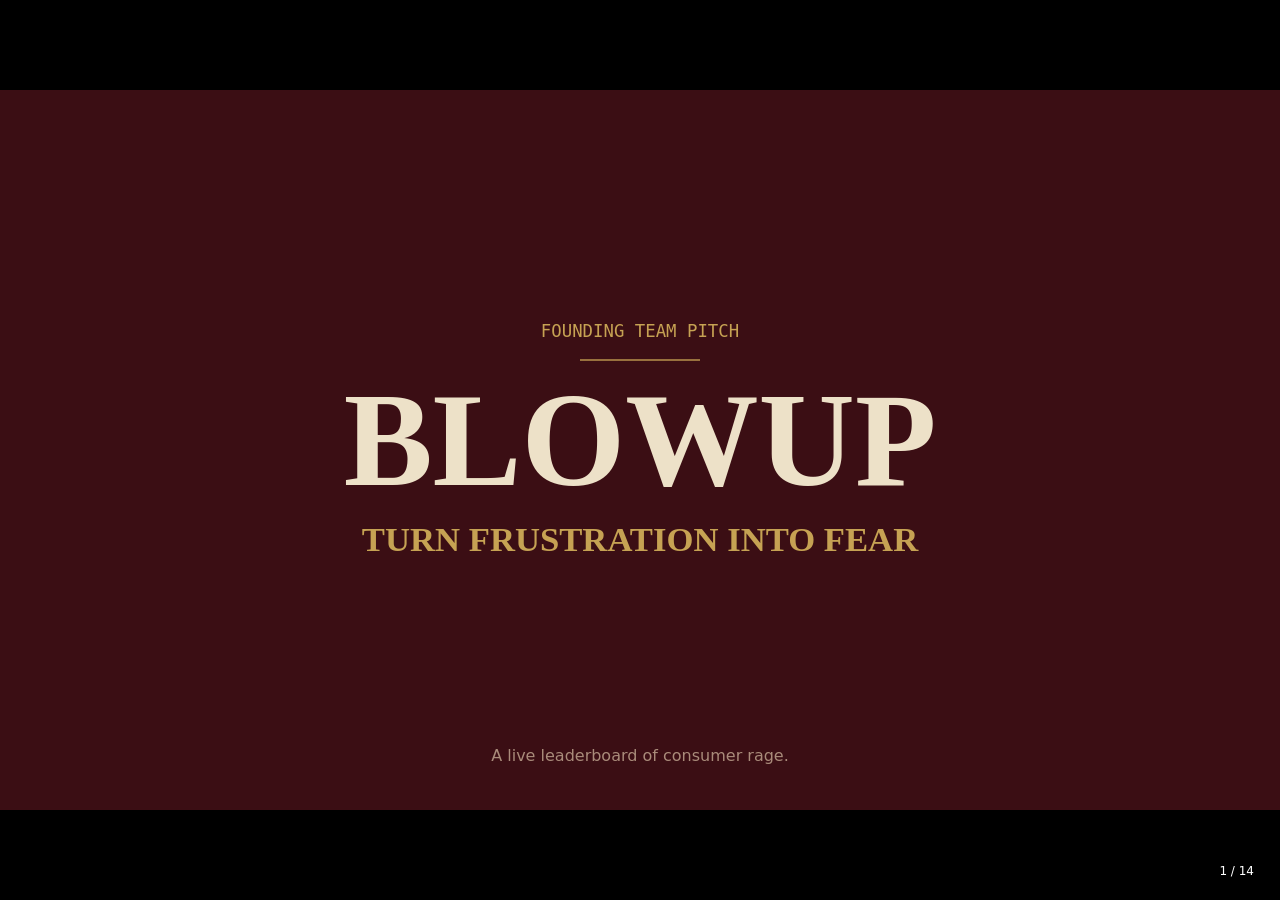
<file: blowup-deck-luxury-magazine-red-brass.html>
<!doctype html>
<html>
<head>
<meta charset="utf-8">
<meta http-equiv="Content-Security-Policy" content="default-src 'none'; script-src 'unsafe-inline'; style-src 'unsafe-inline' https://fonts.googleapis.com; font-src data: https://fonts.gstatic.com; img-src data: blob:; media-src data: blob:; frame-src about:; child-src about:; worker-src 'none'; connect-src 'none'; object-src 'none'; form-action 'none'; base-uri 'none'">
<meta name="viewport" content="width=device-width, initial-scale=1">
<title>BLOWUP — Founding Team Pitch (The Dueling Case)</title>
<link rel="stylesheet" href="https://fonts.googleapis.com/css2?family=Inter:wght@400;500;600;700&amp;display=swap">
<link rel="stylesheet" href="https://fonts.googleapis.com/css2?family=Playfair+Display:wght@400;600;700&amp;display=swap">
<link rel="stylesheet" href="https://fonts.googleapis.com/css2?family=Space+Mono:wght@400;700&amp;display=swap">
<link rel="stylesheet" href="https://fonts.googleapis.com/css2?family=Inter:ital,wght@0,100..300&amp;display=swap">
<link rel="stylesheet" href="https://fonts.googleapis.com/css2?family=Inter:ital,wght@0,800..900&amp;display=swap">
<link rel="stylesheet" href="https://fonts.googleapis.com/css2?family=Inter:ital,wght@1,100..900&amp;display=swap">
<link rel="stylesheet" href="https://fonts.googleapis.com/css2?family=Playfair+Display:ital,wght@0,500&amp;display=swap">
<link rel="stylesheet" href="https://fonts.googleapis.com/css2?family=Playfair+Display:ital,wght@0,800..900&amp;display=swap">
<link rel="stylesheet" href="https://fonts.googleapis.com/css2?family=Playfair+Display:ital,wght@1,400..900&amp;display=swap">
<link rel="stylesheet" href="https://fonts.googleapis.com/css2?family=Space+Mono:ital,wght@1,400&amp;display=swap">
<link rel="stylesheet" href="https://fonts.googleapis.com/css2?family=Space+Mono:ital,wght@1,700&amp;display=swap">
<style>
@layer properties {
  @supports (((-webkit-hyphens:none)) and (not (margin-trim:inline))) or ((-moz-orient:inline) and (not (color:rgb(from red r g b)))) {
  :root, :host { --cds-message-actions-opacity: 1; --cds-badge-x-wght: 577.8; }
  *, ::before, ::after, ::backdrop { --tw-translate-x: 0; --tw-translate-y: 0; --tw-translate-z: 0; --tw-scale-x: 1; --tw-scale-y: 1; --tw-scale-z: 1; --tw-rotate-x: initial; --tw-rotate-y: initial; --tw-rotate-z: initial; --tw-skew-x: initial; --tw-skew-y: initial; --tw-pan-x: initial; --tw-pan-y: initial; --tw-pinch-zoom: initial; --tw-space-y-reverse: 0; --tw-space-x-reverse: 0; --tw-divide-x-reverse: 0; --tw-border-style: solid; --tw-divide-y-reverse: 0; --tw-gradient-position: initial; --tw-gradient-from: #0000; --tw-gradient-via: #0000; --tw-gradient-to: #0000; --tw-gradient-stops: initial; --tw-gradient-via-stops: initial; --tw-gradient-from-position: 0%; --tw-gradient-via-position: 50%; --tw-gradient-to-position: 100%; --tw-leading: initial; --tw-font-weight: initial; --tw-tracking: initial; --tw-ordinal: initial; --tw-slashed-zero: initial; --tw-numeric-figure: initial; --tw-numeric-spacing: initial; --tw-numeric-fraction: initial; --tw-shadow: 0 0 #0000; --tw-shadow-color: initial; --tw-shadow-alpha: 100%; --tw-inset-shadow: 0 0 #0000; --tw-inset-shadow-color: initial; --tw-inset-shadow-alpha: 100%; --tw-ring-color: initial; --tw-ring-shadow: 0 0 #0000; --tw-inset-ring-color: initial; --tw-inset-ring-shadow: 0 0 #0000; --tw-ring-inset: initial; --tw-ring-offset-width: 0px; --tw-ring-offset-color: #fff; --tw-ring-offset-shadow: 0 0 #0000; --tw-outline-style: solid; --tw-blur: initial; --tw-brightness: initial; --tw-contrast: initial; --tw-grayscale: initial; --tw-hue-rotate: initial; --tw-invert: initial; --tw-opacity: initial; --tw-saturate: initial; --tw-sepia: initial; --tw-drop-shadow: initial; --tw-drop-shadow-color: initial; --tw-drop-shadow-alpha: 100%; --tw-drop-shadow-size: initial; --tw-backdrop-blur: initial; --tw-backdrop-brightness: initial; --tw-backdrop-contrast: initial; --tw-backdrop-grayscale: initial; --tw-backdrop-hue-rotate: initial; --tw-backdrop-invert: initial; --tw-backdrop-opacity: initial; --tw-backdrop-saturate: initial; --tw-backdrop-sepia: initial; --tw-duration: initial; --tw-ease: initial; --tw-content: ""; --cds-outset-x: 0px; --cds-outset-y: 0px; --cds-scroll-fade-size: 28px; --cds-scroll-fade-top: 0px; --cds-scroll-fade-bottom: 0px; --cds-scroll-fade-left: 0px; --cds-scroll-fade-right: 0px; --cds-scroll-fade-top-raw: 0px; --cds-scroll-fade-bottom-raw: 0px; --cds-scroll-fade-left-raw: 0px; --cds-scroll-fade-right-raw: 0px; --cds-scroll-fade-y-active: 0; --cds-scroll-fade-x-active: 0; --cds-scroll-fade-top-on: 1; --cds-scroll-fade-bottom-on: 1; --cds-scroll-fade-left-on: 1; --cds-scroll-fade-right-on: 1; --cds-scroll-fade-strip-raw: 0; --cds-scroll-fade-strip-active: 0; }
}
}
@layer theme {
  :root, :host { --spacing: .25rem; --container-sm: 24rem; --container-md: 28rem; --container-3xl: 48rem; --text-xs: .75rem; --text-xs--line-height: calc(1 / .75); --text-sm: .875rem; --text-sm--line-height: calc(1.25 / .875); --text-base: 1rem; --text-base--line-height: calc(1.5 / 1); --text-3xl: 1.875rem; --text-3xl--line-height: calc(2.25 / 1.875); --tracking-tight: -.025em; --tracking-wide: .025em; --leading-tight: 1.25; --leading-snug: 1.375; --leading-relaxed: 1.625; --radius-sm: .25rem; --radius-md: .375rem; --radius-lg: .5rem; --radius-xl: .75rem; --ease-in: cubic-bezier(.4, 0, 1, 1); --ease-in-out: cubic-bezier(.4, 0, .2, 1); --blur-md: 12px; --aspect-video: 16 / 9; --default-transition-duration: .15s; --default-transition-timing-function: cubic-bezier(.4, 0, .2, 1); --default-font-family: var(--cds-font-sans); --default-mono-font-family: var(--cds-font-mono); --color-white: #fff; --z-index-pick: 100; --color-app-accent: var(--t-app-accent); }
}
@layer base {
  *, ::after, ::before, ::backdrop { box-sizing: border-box; border: 0px solid; margin: 0px; padding: 0px; }
  ::file-selector-button { box-sizing: border-box; border: 0px solid; margin: 0px; padding: 0px; }
  html, :host { text-size-adjust: 100%; tab-size: 4; line-height: 1.5; font-family: var(--default-font-family,ui-sans-serif, system-ui, sans-serif, "Apple Color Emoji", "Segoe UI Emoji", "Segoe UI Symbol", "Noto Color Emoji"); font-feature-settings: var(--default-font-feature-settings,normal); font-variation-settings: var(--default-font-variation-settings,normal); -webkit-tap-highlight-color: transparent; }
  hr { height: 0px; color: inherit; border-top-width: 1px; }
  abbr:where([title]) { text-decoration: underline dotted; }
  h1, h2, h3, h4, h5, h6 { font-size: inherit; font-weight: inherit; }
  a { color: inherit; text-decoration: inherit; }
  b, strong { font-weight: bolder; }
  code, kbd, samp, pre { font-family: var(--default-mono-font-family,ui-monospace, SFMono-Regular, Menlo, Monaco, Consolas, "Liberation Mono", "Courier New", monospace); font-feature-settings: var(--default-mono-font-feature-settings,normal); font-variation-settings: var(--default-mono-font-variation-settings,normal); font-size: 1em; }
  small { font-size: 80%; }
  sub, sup { vertical-align: baseline; font-size: 75%; line-height: 0; position: relative; }
  sub { bottom: -0.25em; }
  sup { top: -0.5em; }
  table { text-indent: 0px; border-color: inherit; border-collapse: collapse; }
  progress { vertical-align: baseline; }
  summary { display: list-item; }
  ol, ul, menu { list-style: none; }
  img, svg, video, canvas, audio, iframe, embed, object { vertical-align: middle; display: block; }
  img, video { max-width: 100%; height: auto; }
  button, input, select, optgroup, textarea { font: inherit; letter-spacing: inherit; color: inherit; opacity: 1; background-color: rgba(0, 0, 0, 0); border-radius: 0px; }
  ::file-selector-button { font: inherit; letter-spacing: inherit; color: inherit; opacity: 1; background-color: rgba(0, 0, 0, 0); border-radius: 0px; }
  :where(select:is([multiple], [size])) optgroup { font-weight: bolder; }
  :where(select:is([multiple], [size])) optgroup option { padding-inline-start: 20px; }
  ::file-selector-button { margin-inline-end: 4px; }
  ::placeholder { opacity: 1; }
  @supports (not ((-webkit-appearance:-apple-pay-button))) or (contain-intrinsic-size:1px) {
  ::placeholder { color: currentcolor; }
  @supports (color:color-mix(in lab, red, red)) {
  ::placeholder { color: color-mix(currentcolor, transparent); }
}
}
  textarea { resize: vertical; }
  ::-webkit-search-decoration { appearance: none; }
  ::-webkit-date-and-time-value { min-height: 1lh; text-align: inherit; }
  ::-webkit-datetime-edit { display: inline-flex; }
  ::-webkit-datetime-edit-fields-wrapper { padding: 0px; }
  ::-webkit-datetime-edit { padding-block: 0px; }
  ::-webkit-datetime-edit-year-field { padding-block: 0px; }
  ::-webkit-datetime-edit-month-field { padding-block: 0px; }
  ::-webkit-datetime-edit-day-field { padding-block: 0px; }
  ::-webkit-datetime-edit-hour-field { padding-block: 0px; }
  ::-webkit-datetime-edit-minute-field { padding-block: 0px; }
  ::-webkit-datetime-edit-second-field { padding-block: 0px; }
  ::-webkit-datetime-edit-millisecond-field { padding-block: 0px; }
  ::-webkit-datetime-edit-meridiem-field { padding-block: 0px; }
  ::-webkit-calendar-picker-indicator { line-height: 1; }
  button, input:where([type="button"], [type="reset"], [type="submit"]) { appearance: button; }
  ::file-selector-button { appearance: button; }
  ::-webkit-inner-spin-button { height: auto; }
  ::-webkit-outer-spin-button { height: auto; }
  [hidden]:where(:not([hidden="until-found"])) { display: none !important; }
  html:where(.cds-root), html:where(.cds-root)::before, html:where(.cds-root)::after, html:where(.cds-root) *, html:where(.cds-root) ::before, html:where(.cds-root) ::after, html :where(.cds-root), html :where(.cds-root)::before, html :where(.cds-root)::after, html :where(.cds-root) *, html :where(.cds-root) ::before, html :where(.cds-root) ::after { border-color: var(--cds-border); }
  :where(.cds-root) :where(button, [role="button"], [role="tab"], [role="menuitem"], [role="menuitemcheckbox"], [role="menuitemradio"], [role="option"], [role="switch"], [role="checkbox"], [role="radio"]) { cursor: var(--cds-cursor-interactive); }
  :where(.cds-root) :where(button, [role]):where(:disabled, [aria-disabled="true"], [data-disabled]) { cursor: default; }
}
@layer components {
  :where(.cds-root) :where(input, textarea, select).cds-input { appearance: none; box-shadow: none; font: inherit; color: inherit; background: 0px 0px; border: 0px; border-radius: 0px; outline: none; padding: 0px; }
  :where(.cds-root) :where(input, textarea).cds-input.cds-input:focus { box-shadow: none; border-color: var(--cds-border); outline: none; }
  :where(.cds-root) :where(input, textarea).cds-input.cds-input:focus-visible { box-shadow: var(--cds-focus-shadow); outline-offset: 2px; outline: rgba(0, 0, 0, 0) solid 2px; }
  :where(.cds-root) .cds-reset:focus, :where(.cds-root) .cds-reset:focus-visible { outline: none; }
  :where(.cds-root) .cds-reset:focus-visible { outline-offset: 2px; outline: rgba(0, 0, 0, 0) solid 2px; }
  :where(.cds-root) .cds-text-link { color: var(--cds-text-accent); --_text-link-line: currentColor; border-radius: 2px; text-decoration-line: none; }
  @supports (color:color-mix(in lab, red, red)) {
  :where(.cds-root) .cds-text-link { --_text-link-line: color-mix(in srgb, currentColor, transparent 60%); }
}
  :where(.cds-root) .cds-text-link { transition-property: color, text-decoration-color, box-shadow; transition-duration: var(--cds-dur-fast,60ms); transition-timing-function: var(--cds-ease-out); }
  :where(.cds-root) .cds-text-link:is(:hover, :focus-visible) { --_text-link-line: currentColor; }
  :where(.cds-root) .cds-text-link:focus-visible { outline-offset: 2px; box-shadow: var(--cds-focus-shadow,0 0 0 2px Highlight); outline: rgba(0, 0, 0, 0) solid 2px; }
  :where(.cds-root) .cds-text-link-underline { text-underline-offset: 3px; text-decoration-line: underline; text-decoration-color: var(--_text-link-line,currentColor); transition-property: color, text-decoration-color, box-shadow; transition-duration: var(--cds-dur-fast,60ms); transition-timing-function: var(--cds-ease-out); }
  :where(.cds-root) :is(b, strong) { font-weight: var(--cds-font-weight-bold); }
}
@layer utilities {
  .\@container { container-type: inline-size; }
  .pointer-events-auto { pointer-events: auto; }
  .pointer-events-none { pointer-events: none; }
  .collapse { visibility: collapse; }
  .invisible { visibility: hidden; }
  .visible { visibility: visible; }
  .visible\! { visibility: visible !important; }
  .sr-only { clip-path: inset(50%); white-space: nowrap; border-width: 0px; width: 1px; height: 1px; margin: -1px; padding: 0px; position: absolute; overflow: hidden; }
  .not-sr-only { clip-path: none; white-space: normal; width: auto; height: auto; margin: 0px; padding: 0px; position: static; overflow: visible; }
  .absolute { position: absolute; }
  .fixed { position: fixed; }
  .relative { position: relative; }
  .static { position: static; }
  .sticky { position: sticky; }
  .inset-0 { inset: 0px; }
  .inset-3\.5 { inset: calc(var(--spacing) * 3.5); }
  .inset-\[0\.5px\] { inset: 0.5px; }
  .inset-x-0 { inset-inline: 0px; }
  .inset-y-0 { inset-block: 0px; }
  .inset-y-\[4px\] { inset-block: 4px; }
  .start-\[calc\(-6px_-_\(var\(--cds-ring-outer\,0px\)_-_var\(--cds-ring-inner\,0px\)\)_\/_2\)\] { inset-inline-start: calc(-6px - (var(--cds-ring-outer,0px) - var(--cds-ring-inner,0px)) / 2); }
  .end-\[calc\(-6px_-_\(var\(--cds-ring-outer\,0px\)_-_var\(--cds-ring-inner\,0px\)\)_\/_2\)\] { inset-inline-end: calc(-6px - (var(--cds-ring-outer,0px) - var(--cds-ring-inner,0px)) / 2); }
  .-top-0\.5 { top: calc(var(--spacing) * -.5); }
  .-top-1 { top: calc(var(--spacing) * -1); }
  .top-0 { top: 0px; }
  .top-0\.5 { top: calc(var(--spacing) * .5); }
  .top-1\/2 { top: 50%; }
  .top-\[calc\(-6px_-_\(var\(--cds-ring-outer\,0px\)_-_var\(--cds-ring-inner\,0px\)\)_\/_2\)\] { top: calc(-6px - (var(--cds-ring-outer,0px) - var(--cds-ring-inner,0px)) / 2); }
  .top-\[calc\(var\(--tb-overlay-h\,0px\)\+1rem\)\] { top: calc(var(--tb-overlay-h,0px) + 1rem); }
  .top-full { top: 100%; }
  .top-px { top: 1px; }
  .-right-0\.5 { right: calc(var(--spacing) * -.5); }
  .right-0 { right: 0px; }
  .right-0\.5 { right: calc(var(--spacing) * .5); }
  .right-3 { right: calc(var(--spacing) * 3); }
  .right-4 { right: calc(var(--spacing) * 4); }
  .right-6 { right: calc(var(--spacing) * 6); }
  .bottom-0 { bottom: 0px; }
  .bottom-1 { bottom: var(--spacing); }
  .bottom-3 { bottom: calc(var(--spacing) * 3); }
  .bottom-4 { bottom: calc(var(--spacing) * 4); }
  .bottom-5 { bottom: calc(var(--spacing) * 5); }
  .bottom-\[calc\(-6px_-_\(var\(--cds-ring-outer\,0px\)_-_var\(--cds-ring-inner\,0px\)\)_\/_2\)\] { bottom: calc(-6px - (var(--cds-ring-outer,0px) - var(--cds-ring-inner,0px)) / 2); }
  .bottom-\[calc\(1\.25rem\+var\(--sl-safe-b\,0px\)\)\] { bottom: calc(1.25rem + var(--sl-safe-b,0px)); }
  .bottom-full { bottom: 100%; }
  .bottom-px { bottom: 1px; }
  .-left-1 { left: calc(var(--spacing) * -1); }
  .left-0 { left: 0px; }
  .left-1 { left: var(--spacing); }
  .left-1\/2 { left: 50%; }
  .left-3 { left: calc(var(--spacing) * 3); }
  .left-6 { left: calc(var(--spacing) * 6); }
  .isolate { isolation: isolate; }
  .isolation-auto { isolation: auto; }
  .-z-\[1\] { z-index: calc(-1); }
  .z-0 { z-index: 0; }
  .z-10 { z-index: 10; }
  .z-20 { z-index: 20; }
  .z-30 { z-index: 30; }
  .z-40 { z-index: 40; }
  .z-50 { z-index: 50; }
  .z-\[1\] { z-index: 1; }
  .z-\[5\] { z-index: 5; }
  .z-\[35\] { z-index: 35; }
  .z-\[38\] { z-index: 38; }
  .z-\[39\] { z-index: 39; }
  .z-ask { z-index: 60; }
  .z-panel { z-index: 40; }
  .z-scrim { z-index: 101; }
  .z-selection { z-index: 45; }
  .z-toolbar { z-index: 49; }
  .order-first { order: -9999; }
  .col-span-2 { grid-column: span 2 / span 2; }
  .col-span-full { grid-column: 1 / -1; }
  .col-start-1 { grid-column-start: 1; }
  .row-span-full { grid-row: 1 / -1; }
  .row-start-1 { grid-row-start: 1; }
  .\!container { width: 100% !important; }
  @media (min-width: 40rem) {
  .\!container { max-width: 40rem !important; }
}
  @media (min-width: 48rem) {
  .\!container { max-width: 48rem !important; }
}
  @media (min-width: 64rem) {
  .\!container { max-width: 64rem !important; }
}
  @media (min-width: 80rem) {
  .\!container { max-width: 80rem !important; }
}
  @media (min-width: 96rem) {
  .\!container { max-width: 96rem !important; }
}
  .container { width: 100%; }
  @media (min-width: 40rem) {
  .container { max-width: 40rem; }
}
  @media (min-width: 48rem) {
  .container { max-width: 48rem; }
}
  @media (min-width: 64rem) {
  .container { max-width: 64rem; }
}
  @media (min-width: 80rem) {
  .container { max-width: 80rem; }
}
  @media (min-width: 96rem) {
  .container { max-width: 96rem; }
}
  .-m-2 { margin: calc(var(--spacing) * -2); }
  .m-0 { margin: 0px; }
  .m-1 { margin: var(--spacing); }
  .m-6 { margin: calc(var(--spacing) * 6); }
  .m-auto { margin: auto; }
  .-mx-0\.5 { margin-inline: calc(var(--spacing) * -.5); }
  .-mx-1 { margin-inline: calc(var(--spacing) * -1); }
  .-mx-2 { margin-inline: calc(var(--spacing) * -2); }
  .mx-0\.5 { margin-inline: calc(var(--spacing) * .5); }
  .mx-1 { margin-inline: var(--spacing); }
  .mx-2 { margin-inline: calc(var(--spacing) * 2); }
  .mx-auto { margin-inline: auto; }
  .mx-outset { margin-inline: calc(var(--cds-outset-x,0px) * -1); }
  .-my-1 { margin-block: calc(var(--spacing) * -1); }
  .-my-\[0\.125em\] { margin-block: -0.125em; }
  .my-1 { margin-block: var(--spacing); }
  .-ms-1 { margin-inline-start: calc(var(--spacing) * -1); }
  .ms-1 { margin-inline-start: var(--spacing); }
  .ms-auto { margin-inline-start: auto; }
  .ms-outset { margin-inline-start: calc(var(--cds-outset-x,0px) * -1); }
  .-me-1 { margin-inline-end: calc(var(--spacing) * -1); }
  .-me-2\.5 { margin-inline-end: calc(var(--spacing) * -2.5); }
  .-me-pad-sm { margin-inline-end: calc(var(--cds-pad-sm) * -1); }
  .-me-px { margin-inline-end: -1px; }
  .me-\[calc\(\(var\(--cds-h-control\)-1em-6px\)\/2-var\(--cds-pad-md\)\)\] { margin-inline-end: calc((var(--cds-h-control) - 1em - 6px) / 2 - var(--cds-pad-md)); }
  .me-\[calc\(6px-var\(--cds-pad-md\)\)\] { margin-inline-end: calc(6px - var(--cds-pad-md)); }
  .me-\[calc\(8px-var\(--cds-pad-md\)\)\] { margin-inline-end: calc(8px - var(--cds-pad-md)); }
  .me-outset { margin-inline-end: calc(var(--cds-outset-x,0px) * -1); }
  .-mt-0\.5 { margin-top: calc(var(--spacing) * -.5); }
  .-mt-1 { margin-top: calc(var(--spacing) * -1); }
  .-mt-2 { margin-top: calc(var(--spacing) * -2); }
  .-mt-pad-sm { margin-top: calc(var(--cds-pad-sm) * -1); }
  .-mt-px { margin-top: -1px; }
  .mt-0\.5 { margin-top: calc(var(--spacing) * .5); }
  .mt-1 { margin-top: var(--spacing); }
  .mt-1\.5 { margin-top: calc(var(--spacing) * 1.5); }
  .mt-2 { margin-top: calc(var(--spacing) * 2); }
  .mt-3 { margin-top: calc(var(--spacing) * 3); }
  .mt-\[calc\(\(1lh_-_var\(--cds-checkbox\,16px\)\)_\/_2\)\] { margin-top: calc((1lh - var(--cds-checkbox,16px)) / 2); }
  .mt-\[var\(--tb-overlay-h\,0px\)\] { margin-top: var(--tb-overlay-h,0px); }
  .mt-pad-lg { margin-top: var(--cds-pad-lg); }
  .mt-pad-md { margin-top: var(--cds-pad-md); }
  .-mr-1 { margin-right: calc(var(--spacing) * -1); }
  .-mr-\[2px\] { margin-right: -2px; }
  .-mr-\[4px\] { margin-right: -4px; }
  .-mr-\[5px\] { margin-right: -5px; }
  .-mr-\[calc\(var\(--cds-pad-md\)-2px\)\] { margin-right: calc(calc(var(--cds-pad-md) - 2px) * -1); }
  .mr-0\.5 { margin-right: calc(var(--spacing) * .5); }
  .-mb-1 { margin-bottom: calc(var(--spacing) * -1); }
  .mb-1 { margin-bottom: var(--spacing); }
  .mb-2 { margin-bottom: calc(var(--spacing) * 2); }
  .mb-\[-1px\] { margin-bottom: -1px; }
  .mb-\[8\.5px\] { margin-bottom: 8.5px; }
  .mb-\[calc\(-1\*var\(--cs-bottom\,16px\)\)\] { margin-bottom: calc(-1 * var(--cs-bottom,16px)); }
  .mb-pad-md { margin-bottom: var(--cds-pad-md); }
  .-ml-1 { margin-left: calc(var(--spacing) * -1); }
  .-ml-\[2px\] { margin-left: -2px; }
  .-ml-\[4px\] { margin-left: -4px; }
  .-ml-\[6px\] { margin-left: -6px; }
  .-ml-pad-md { margin-left: calc(var(--cds-pad-md) * -1); }
  .ml-0\.5 { margin-left: calc(var(--spacing) * .5); }
  .ml-1 { margin-left: var(--spacing); }
  .ml-2 { margin-left: calc(var(--spacing) * 2); }
  .ml-3 { margin-left: calc(var(--spacing) * 3); }
  .ml-3\.5 { margin-left: calc(var(--spacing) * 3.5); }
  .ml-14 { margin-left: calc(var(--spacing) * 14); }
  .ml-\[4px\] { margin-left: 4px; }
  .ml-\[6px\] { margin-left: 6px; }
  .ml-auto { margin-left: auto; }
  .ml-md { margin-left: var(--cds-gap-md); }
  .ml-xs { margin-left: var(--cds-gap-xs); }
  .line-clamp-2 { -webkit-line-clamp: 2; -webkit-box-orient: vertical; display: -webkit-box; overflow: hidden; }
  .\!hidden { display: none !important; }
  .\[display\:inherit\] { display: inherit; }
  .block { display: block; }
  .contents { display: contents; }
  .flex { display: flex; }
  .flow-root { display: flow-root; }
  .grid { display: grid; }
  .hidden { display: none; }
  .hidden\! { display: none !important; }
  .inline { display: inline; }
  .inline-block { display: inline-block; }
  .inline-flex { display: inline-flex; }
  .inline-grid { display: inline-grid; }
  .inline-table { display: inline-table; }
  .list-item { display: list-item; }
  .table { display: table; }
  .table-caption { display: table-caption; }
  .table-cell { display: table-cell; }
  .table-column { display: table-column; }
  .table-column-group { display: table-column-group; }
  .table-footer-group { display: table-footer-group; }
  .table-header-group { display: table-header-group; }
  .table-row { display: table-row; }
  .table-row-group { display: table-row-group; }
  .aspect-\[3\/2\] { aspect-ratio: 3 / 2; }
  .aspect-square { aspect-ratio: 1 / 1; }
  .aspect-video { aspect-ratio: var(--aspect-video); }
  .\!size-\[var\(--fhn\)\] { width: var(--fhn) !important; height: var(--fhn) !important; }
  .size-2 { width: calc(var(--spacing) * 2); height: calc(var(--spacing) * 2); }
  .size-3 { width: calc(var(--spacing) * 3); height: calc(var(--spacing) * 3); }
  .size-4 { width: calc(var(--spacing) * 4); height: calc(var(--spacing) * 4); }
  .size-\[calc\(var\(--cds-switch-h\,20px\)-4px\)\] { width: calc(var(--cds-switch-h,20px) - 4px); height: calc(var(--cds-switch-h,20px) - 4px); }
  .size-\[var\(--cds-checkbox\)\] { width: var(--cds-checkbox); height: var(--cds-checkbox); }
  .size-control { width: var(--cds-h-control); height: var(--cds-h-control); }
  .size-icon { width: var(--cds-icon); height: var(--cds-icon); }
  .h-0 { height: 0px; }
  .h-0\.5 { height: calc(var(--spacing) * .5); }
  .h-1 { height: var(--spacing); }
  .h-1\.5 { height: calc(var(--spacing) * 1.5); }
  .h-2 { height: calc(var(--spacing) * 2); }
  .h-2\.5 { height: calc(var(--spacing) * 2.5); }
  .h-3 { height: calc(var(--spacing) * 3); }
  .h-3\.5 { height: calc(var(--spacing) * 3.5); }
  .h-4 { height: calc(var(--spacing) * 4); }
  .h-5 { height: calc(var(--spacing) * 5); }
  .h-6 { height: calc(var(--spacing) * 6); }
  .h-7 { height: calc(var(--spacing) * 7); }
  .h-8 { height: calc(var(--spacing) * 8); }
  .h-10 { height: calc(var(--spacing) * 10); }
  .h-48 { height: calc(var(--spacing) * 48); }
  .h-\[1em\] { height: 1em; }
  .h-\[1lh\] { height: 1lh; }
  .h-\[3px\] { height: 3px; }
  .h-\[18px\] { height: 18px; }
  .h-\[30vh\] { height: 30vh; }
  .h-\[38px\] { height: 38px; }
  .h-\[calc\(1em\+6px\)\] { height: calc(1em + 6px); }
  .h-\[var\(--cds-switch-h\)\] { height: var(--cds-switch-h); }
  .h-\[var\(--collapsible-panel-height\)\] { height: var(--collapsible-panel-height); }
  .h-auto { height: auto; }
  .h-control { height: var(--cds-h-control); }
  .h-control-nested { height: var(--cds-h-control-nested); }
  .h-dvh { height: 100dvh; }
  .h-full { height: 100%; }
  .h-px { height: 1px; }
  .h-screen { height: 100vh; }
  .max-h-12 { max-height: calc(var(--spacing) * 12); }
  .max-h-32 { max-height: calc(var(--spacing) * 32); }
  .max-h-\[60vh\] { max-height: 60vh; }
  .max-h-\[calc\(100dvh_-_max\(2rem\,2\*var\(--desktop-titlebar-inset\,0px\)\)\)\] { max-height: calc(100dvh - max(2rem, 2 * var(--desktop-titlebar-inset,0px))); }
  .max-h-\[inherit\] { max-height: inherit; }
  .max-h-\[min\(18rem\,max\(6rem\,calc\(var\(--available-height\,100vh\)_-_7\.5rem\)\)\)\] { max-height: min(18rem, max(6rem, calc(var(--available-height,100vh) - 7.5rem))); }
  .max-h-\[min\(24rem\,max\(6rem\,calc\(var\(--available-height\,100vh\)_-_8rem\)\)\)\] { max-height: min(24rem, max(6rem, calc(var(--available-height,100vh) - 8rem))); }
  .max-h-\[min\(75dvh\,42rem\)\] { max-height: min(75dvh, 42rem); }
  .max-h-\[var\(--available-height\)\] { max-height: var(--available-height); }
  .max-h-none { max-height: none; }
  .min-h-0 { min-height: 0px; }
  .min-h-4 { min-height: calc(var(--spacing) * 4); }
  .min-h-6 { min-height: calc(var(--spacing) * 6); }
  .min-h-7 { min-height: calc(var(--spacing) * 7); }
  .min-h-8 { min-height: calc(var(--spacing) * 8); }
  .min-h-10 { min-height: calc(var(--spacing) * 10); }
  .min-h-16 { min-height: calc(var(--spacing) * 16); }
  .min-h-40 { min-height: calc(var(--spacing) * 40); }
  .min-h-\[1lh\] { min-height: 1lh; }
  .min-h-\[24px\] { min-height: 24px; }
  .min-h-\[var\(--prop-row-h\,32px\)\] { min-height: var(--prop-row-h,32px); }
  .min-h-control { min-height: var(--cds-h-control); }
  .w-0 { width: 0px; }
  .w-1 { width: var(--spacing); }
  .w-1\.5 { width: calc(var(--spacing) * 1.5); }
  .w-1\/2 { width: 50%; }
  .w-2 { width: calc(var(--spacing) * 2); }
  .w-2\.5 { width: calc(var(--spacing) * 2.5); }
  .w-3 { width: calc(var(--spacing) * 3); }
  .w-4 { width: calc(var(--spacing) * 4); }
  .w-5 { width: calc(var(--spacing) * 5); }
  .w-6 { width: calc(var(--spacing) * 6); }
  .w-7 { width: calc(var(--spacing) * 7); }
  .w-8 { width: calc(var(--spacing) * 8); }
  .w-9 { width: calc(var(--spacing) * 9); }
  .w-10 { width: calc(var(--spacing) * 10); }
  .w-14 { width: calc(var(--spacing) * 14); }
  .w-24 { width: calc(var(--spacing) * 24); }
  .w-60 { width: calc(var(--spacing) * 60); }
  .w-64 { width: calc(var(--spacing) * 64); }
  .w-72 { width: calc(var(--spacing) * 72); }
  .w-80 { width: calc(var(--spacing) * 80); }
  .w-\[3\.75rem\] { width: 3.75rem; }
  .w-\[3px\] { width: 3px; }
  .w-\[4\.5rem\] { width: 4.5rem; }
  .w-\[4\.75rem\] { width: 4.75rem; }
  .w-\[14\.5rem\] { width: 14.5rem; }
  .w-\[34px\] { width: 34px; }
  .w-\[68px\] { width: 68px; }
  .w-\[76px\] { width: 76px; }
  .w-\[184px\] { width: 184px; }
  .w-\[360px\] { width: 360px; }
  .w-\[calc\(1em\+6px\)\] { width: calc(1em + 6px); }
  .w-\[calc\(100vw-2rem\)\] { width: calc(-2rem + 100vw); }
  .w-\[calc\(var\(--anchor-width\)\+1\.375rem\)\] { width: calc(var(--anchor-width) + 1.375rem); }
  .w-\[calc\(var\(--cds-switch-h\,20px\)\*1\.8\)\] { width: calc(var(--cds-switch-h,20px) * 1.8); }
  .w-\[var\(--anchor-width\)\] { width: var(--anchor-width); }
  .w-\[var\(--mc-side-w\)\] { width: var(--mc-side-w); }
  .w-\[var\(--pp-iconcol\,auto\)\] { width: var(--pp-iconcol,auto); }
  .w-auto { width: auto; }
  .w-control { width: var(--cds-h-control); }
  .w-fit { width: fit-content; }
  .w-full { width: 100%; }
  .w-px { width: 1px; }
  .w-screen { width: 100vw; }
  .max-w-3xl { max-width: var(--container-3xl); }
  .max-w-12 { max-width: calc(var(--spacing) * 12); }
  .max-w-40 { max-width: calc(var(--spacing) * 40); }
  .max-w-80 { max-width: calc(var(--spacing) * 80); }
  .max-w-\[45rem\] { max-width: 45rem; }
  .max-w-\[70\%\] { max-width: 70%; }
  .max-w-\[160px\] { max-width: 160px; }
  .max-w-\[240px\] { max-width: 240px; }
  .max-w-\[320px\] { max-width: 320px; }
  .max-w-\[400px\] { max-width: 400px; }
  .max-w-\[480px\] { max-width: 480px; }
  .max-w-\[520px\] { max-width: 520px; }
  .max-w-\[720px\] { max-width: 720px; }
  .max-w-\[880px\] { max-width: 880px; }
  .max-w-\[1024px\] { max-width: 1024px; }
  .max-w-\[1152px\] { max-width: 1152px; }
  .max-w-\[calc\(100vw-2rem\)\] { max-width: calc(-2rem + 100vw); }
  .max-w-\[calc\(100vw-16px\)\] { max-width: calc(-16px + 100vw); }
  .max-w-full { max-width: 100%; }
  .max-w-md { max-width: var(--container-md); }
  .max-w-none { max-width: none; }
  .max-w-sm { max-width: var(--container-sm); }
  .min-w-0 { min-width: 0px; }
  .min-w-0\! { min-width: 0px !important; }
  .min-w-1 { min-width: var(--spacing); }
  .min-w-4 { min-width: calc(var(--spacing) * 4); }
  .min-w-6 { min-width: calc(var(--spacing) * 6); }
  .min-w-8 { min-width: calc(var(--spacing) * 8); }
  .min-w-12 { min-width: calc(var(--spacing) * 12); }
  .min-w-14 { min-width: calc(var(--spacing) * 14); }
  .min-w-32\! { min-width: calc(var(--spacing) * 32) !important; }
  .min-w-48 { min-width: calc(var(--spacing) * 48); }
  .min-w-56 { min-width: calc(var(--spacing) * 56); }
  .min-w-\[12rem\] { min-width: 12rem; }
  .min-w-\[128px\] { min-width: 128px; }
  .min-w-\[calc\(1em\+6px\)\] { min-width: calc(1em + 6px); }
  .min-w-\[calc\(var\(--cds-h-control\)\*3\)\] { min-width: calc(var(--cds-h-control) * 3); }
  .min-w-\[min\(20ch\,100\%\)\] { min-width: min(20ch, 100%); }
  .min-w-\[var\(--cds-h-control-nested\)\] { min-width: var(--cds-h-control-nested); }
  .min-w-fit { min-width: fit-content; }
  .min-w-full { min-width: 100%; }
  .min-w-max { min-width: max-content; }
  .flex-1 { flex: 1 1 0%; }
  .flex-auto { flex: 1 1 auto; }
  .flex-none { flex: 0 0 auto; }
  .flex-shrink, .shrink { flex-shrink: 1; }
  .shrink\! { flex-shrink: 1 !important; }
  .shrink-0 { flex-shrink: 0; }
  .flex-grow, .grow { flex-grow: 1; }
  .grow\! { flex-grow: 1 !important; }
  .basis-\[calc\(var\(--cds-pad-md\)\*2\)\] { flex-basis: calc(var(--cds-pad-md) * 2); }
  .basis-full { flex-basis: 100%; }
  .border-collapse { border-collapse: collapse; }
  .origin-\[var\(--transform-origin\)\] { transform-origin: var(--transform-origin); }
  .origin-bottom { transform-origin: center bottom; }
  .origin-left { transform-origin: 0px center; }
  .origin-top { transform-origin: center top; }
  .-translate-x-1\/2 { --tw-translate-x: calc(calc(1 / 2 * 100%) * -1); translate: var(--tw-translate-x) var(--tw-translate-y); }
  .-translate-y-1\/2 { --tw-translate-y: calc(calc(1 / 2 * 100%) * -1); translate: var(--tw-translate-x) var(--tw-translate-y); }
  .-translate-y-3 { --tw-translate-y: calc(var(--spacing) * -3); translate: var(--tw-translate-x) var(--tw-translate-y); }
  .translate-none { translate: none; }
  .scale-105 { --tw-scale-x: 105%; --tw-scale-y: 105%; --tw-scale-z: 105%; scale: var(--tw-scale-x) var(--tw-scale-y); }
  .scale-3d { scale: var(--tw-scale-x) var(--tw-scale-y) var(--tw-scale-z); }
  .-rotate-90 { rotate: -90deg; }
  .-rotate-\[14deg\] { rotate: -14deg; }
  .rotate-0 { rotate: 0deg; }
  .rotate-45 { rotate: 45deg; }
  .rotate-90 { rotate: 90deg; }
  .rotate-\[14deg\] { rotate: 14deg; }
  .\[transform\:translateY\(var\(--ty\)\)_scale\(var\(--ts\)\)\] { transform: translateY(var(--ty)) scale(var(--ts)); }
  .transform { transform: var(--tw-rotate-x,) var(--tw-rotate-y,) var(--tw-rotate-z,) var(--tw-skew-x,) var(--tw-skew-y,); }
  .transform\! { transform: var(--tw-rotate-x,) var(--tw-rotate-y,) var(--tw-rotate-z,) var(--tw-skew-x,) var(--tw-skew-y,) !important; }
  .animate-\[spin_1s_linear_infinite\] { animation: 1s linear 0s infinite normal none running spin; }
  .cursor-\[var\(--cds-cursor-interactive\)\] { cursor: var(--cds-cursor-interactive); }
  .cursor-col-resize { cursor: col-resize; }
  .cursor-default { cursor: default; }
  .cursor-ew-resize { cursor: ew-resize; }
  .cursor-grab { cursor: grab; }
  .cursor-grabbing { cursor: grabbing; }
  .cursor-not-allowed { cursor: not-allowed; }
  .cursor-pointer { cursor: pointer; }
  .cursor-row-resize { cursor: row-resize; }
  .cursor-text { cursor: text; }
  .touch-pinch-zoom { --tw-pinch-zoom: pinch-zoom; touch-action: var(--tw-pan-x,) var(--tw-pan-y,) var(--tw-pinch-zoom,); }
  .touch-none { touch-action: none; }
  .resize { resize: both; }
  .resize-none { resize: none; }
  .scroll-fade-y { scroll-padding-block: calc(var(--cds-scroll-fade-size) * var(--cds-scroll-fade-top-on)) calc(var(--cds-scroll-fade-size) * var(--cds-scroll-fade-bottom-on)); }
  @supports (animation-timeline:scroll()) {
  .scroll-fade-y { --cds-scroll-fade-top: calc(var(--cds-scroll-fade-top-raw) * var(--cds-scroll-fade-y-active) * var(--cds-scroll-fade-top-on)); --cds-scroll-fade-bottom: calc(var(--cds-scroll-fade-bottom-raw) * var(--cds-scroll-fade-y-active) * var(--cds-scroll-fade-bottom-on)); mask-image: linear-gradient(to bottom, transparent, #0000000d calc(var(--cds-scroll-fade-top) * .15), #00000026 calc(var(--cds-scroll-fade-top) * .3), #0000004d calc(var(--cds-scroll-fade-top) * .45), #00000080 calc(var(--cds-scroll-fade-top) * .6), #000000b3 calc(var(--cds-scroll-fade-top) * .75), #000000d9 calc(var(--cds-scroll-fade-top) * .87), #000 var(--cds-scroll-fade-top), #000 calc(100% - var(--cds-scroll-fade-bottom)), #000000d9 calc(100% - var(--cds-scroll-fade-bottom) * .87), #000000b3 calc(100% - var(--cds-scroll-fade-bottom) * .75), #00000080 calc(100% - var(--cds-scroll-fade-bottom) * .6), #0000004d calc(100% - var(--cds-scroll-fade-bottom) * .45), #00000026 calc(100% - var(--cds-scroll-fade-bottom) * .3), #0000000d calc(100% - var(--cds-scroll-fade-bottom) * .15), transparent); animation-name: cds-scroll-fade-top, cds-scroll-fade-bottom, cds-scroll-fade-y-active; animation-timing-function: linear; animation-fill-mode: both, both, none; animation-duration: auto; animation-timeline: scroll(self); animation-range: 0px var(--cds-scroll-fade-size), calc(100% - var(--cds-scroll-fade-size)) 100%, 0px 101%; }
}
  .\[scrollbar-width\:none\] { scrollbar-width: none; }
  .\[scrollbar-gutter\:stable\] { scrollbar-gutter: stable; }
  .\[grid-auto-columns\:inherit\] { grid-auto-columns: inherit; }
  .\[grid-auto-flow\:inherit\] { grid-auto-flow: inherit; }
  .\[grid-auto-rows\:inherit\] { grid-auto-rows: inherit; }
  .\[grid-template-columns\:inherit\] { grid-template-columns: inherit; }
  .grid-cols-2 { grid-template-columns: repeat(2, minmax(0px, 1fr)); }
  .grid-cols-4 { grid-template-columns: repeat(4, minmax(0px, 1fr)); }
  .grid-cols-\[1fr_1fr_auto\] { grid-template-columns: 1fr 1fr auto; }
  .grid-cols-\[minmax\(0\,1fr\)\] { grid-template-columns: minmax(0px, 1fr); }
  .grid-cols-\[var\(--pp-label-w\,80px\)_minmax\(0\,1fr\)\] { grid-template-columns: var(--pp-label-w,80px) minmax(0,1fr); }
  .grid-cols-\[…\] { }
  .\[grid-template-rows\:inherit\] { grid-template-rows: inherit; }
  .\[flex-direction\:inherit\] { flex-direction: inherit; }
  .flex-col { flex-direction: column; }
  .flex-col-reverse { flex-direction: column-reverse; }
  .\[flex-wrap\:inherit\] { flex-wrap: inherit; }
  .flex-wrap { flex-wrap: wrap; }
  .place-items-center { place-items: center; }
  .\[align-items\:inherit\] { align-items: inherit; }
  .items-baseline { align-items: baseline; }
  .items-center { align-items: center; }
  .items-end { align-items: flex-end; }
  .items-start { align-items: flex-start; }
  .items-stretch { align-items: stretch; }
  .\[justify-content\:inherit\] { justify-content: inherit; }
  .justify-between { justify-content: space-between; }
  .justify-center { justify-content: center; }
  .justify-end { justify-content: flex-end; }
  .\[justify-items\:inherit\] { justify-items: inherit; }
  .\!gap-xs { gap: var(--cds-gap-xs) !important; }
  .\[gap\:inherit\] { gap: inherit; }
  .gap-0 { gap: 0px; }
  .gap-0\.5 { gap: calc(var(--spacing) * .5); }
  .gap-1 { gap: var(--spacing); }
  .gap-1\.5 { gap: calc(var(--spacing) * 1.5); }
  .gap-2 { gap: calc(var(--spacing) * 2); }
  .gap-2\.5 { gap: calc(var(--spacing) * 2.5); }
  .gap-3 { gap: calc(var(--spacing) * 3); }
  .gap-6 { gap: calc(var(--spacing) * 6); }
  .gap-\[0\.3em\] { gap: 0.3em; }
  .gap-\[0\.25em\] { gap: 0.25em; }
  .gap-\[1px\] { gap: 1px; }
  .gap-\[2px\] { gap: 2px; }
  .gap-\[var\(--cds-pad-sm\,6px\)\] { gap: var(--cds-pad-sm,6px); }
  .gap-\[var\(--mc-strip-gap\)\] { gap: var(--mc-strip-gap); }
  .gap-md { gap: var(--cds-gap-md); }
  .gap-sm { gap: var(--cds-gap-sm); }
  .gap-xs { gap: var(--cds-gap-xs); }
  :where(.space-y-reverse > :not(:last-child)) { --tw-space-y-reverse: 1; }
  .gap-x-1 { column-gap: var(--spacing); }
  .gap-x-\[2px\] { column-gap: 2px; }
  .gap-x-\[var\(--mc-group-gap\,4px\)\] { column-gap: var(--mc-group-gap,4px); }
  .gap-x-md { column-gap: var(--cds-gap-md); }
  .gap-x-sm { column-gap: var(--cds-gap-sm); }
  :where(.space-x-reverse > :not(:last-child)) { --tw-space-x-reverse: 1; }
  .gap-y-1 { row-gap: var(--spacing); }
  .gap-y-sm { row-gap: var(--cds-gap-sm); }
  .gap-y-xs { row-gap: var(--cds-gap-xs); }
  :where(.divide-x > :not(:last-child)) { --tw-divide-x-reverse: 0; border-inline-style: var(--tw-border-style); border-inline-start-width: calc(1px * var(--tw-divide-x-reverse)); border-inline-end-width: calc(1px * calc(1 - var(--tw-divide-x-reverse))); }
  :where(.divide-y > :not(:last-child)) { --tw-divide-y-reverse: 0; border-bottom-style: var(--tw-border-style); border-top-style: var(--tw-border-style); border-top-width: calc(1px * var(--tw-divide-y-reverse)); border-bottom-width: calc(1px * calc(1 - var(--tw-divide-y-reverse))); }
  :where(.divide-y-reverse > :not(:last-child)) { --tw-divide-y-reverse: 1; }
  .self-center { align-self: center; }
  .self-end { align-self: flex-end; }
  .self-start { align-self: flex-start; }
  .self-stretch { align-self: stretch; }
  .justify-self-end { justify-self: flex-end; }
  .justify-self-stretch { justify-self: stretch; }
  .truncate { text-overflow: ellipsis; white-space: nowrap; overflow: hidden; }
  .overflow-auto { overflow: auto; }
  .overflow-clip { overflow: clip; }
  .overflow-hidden { overflow: hidden; }
  .overflow-visible { overflow: visible; }
  .overflow-x-auto { overflow-x: auto; }
  .overflow-x-clip { overflow-x: clip; }
  .overflow-y-auto { overflow-y: auto; }
  .\!rounded-\[calc\(var\(--fr\)-\(var\(--fh\)-var\(--fhn\)\)\/2\)\] { border-radius: calc(var(--fr) - (var(--fh) - var(--fhn)) / 2) !important; }
  .rounded { border-radius: var(--cds-radius); }
  .rounded-\[3px\] { border-radius: 3px; }
  .rounded-\[4px\] { border-radius: 4px; }
  .rounded-\[6px\] { border-radius: 6px; }
  .rounded-\[10px\] { border-radius: 10px; }
  .rounded-\[calc\(var\(--cds-radius\)-1px\)\] { border-radius: calc(var(--cds-radius) - 1px); }
  .rounded-\[calc\(var\(--cds-radius\)-2px\)\] { border-radius: calc(var(--cds-radius) - 2px); }
  .rounded-\[inherit\] { border-radius: inherit; }
  .rounded-\[var\(--cds-checkbox-radius\)\] { border-radius: var(--cds-checkbox-radius); }
  .rounded-\[var\(--cds-keycap-radius\,4px\)\] { border-radius: var(--cds-keycap-radius,4px); }
  .rounded-card { border-radius: calc(var(--cds-radius) + 4px); }
  .rounded-composer { border-radius: var(--cds-radius-composer); }
  .rounded-full { border-radius: 3.40282e+38px; }
  .rounded-lg { border-radius: var(--radius-lg); }
  .rounded-md { border-radius: var(--radius-md); }
  .rounded-none { border-radius: 0px; }
  .rounded-sm { border-radius: var(--radius-sm); }
  .rounded-s { border-start-start-radius: var(--cds-radius); border-end-start-radius: var(--cds-radius); }
  .rounded-ss { border-start-start-radius: var(--cds-radius); }
  .rounded-e { border-start-end-radius: var(--cds-radius); border-end-end-radius: var(--cds-radius); }
  .rounded-e-none { border-start-end-radius: 0px; border-end-end-radius: 0px; }
  .rounded-se { border-start-end-radius: var(--cds-radius); }
  .rounded-ee { border-end-end-radius: var(--cds-radius); }
  .rounded-es { border-end-start-radius: var(--cds-radius); }
  .rounded-t { border-top-left-radius: var(--cds-radius); border-top-right-radius: var(--cds-radius); }
  .rounded-t-card { border-top-left-radius: calc(var(--cds-radius) + 4px); border-top-right-radius: calc(var(--cds-radius) + 4px); }
  .rounded-l { border-top-left-radius: var(--cds-radius); border-bottom-left-radius: var(--cds-radius); }
  .rounded-l-none { border-top-left-radius: 0px; border-bottom-left-radius: 0px; }
  .rounded-tl { border-top-left-radius: var(--cds-radius); }
  .rounded-r { border-top-right-radius: var(--cds-radius); border-bottom-right-radius: var(--cds-radius); }
  .rounded-r-none { border-top-right-radius: 0px; border-bottom-right-radius: 0px; }
  .rounded-tr { border-top-right-radius: var(--cds-radius); }
  .rounded-b { border-bottom-right-radius: var(--cds-radius); border-bottom-left-radius: var(--cds-radius); }
  .rounded-b-none { border-bottom-right-radius: 0px; border-bottom-left-radius: 0px; }
  .rounded-br { border-bottom-right-radius: var(--cds-radius); }
  .rounded-bl { border-bottom-left-radius: var(--cds-radius); }
  .border { border-style: var(--tw-border-style); border-width: 1px; }
  .border\! { border-style: var(--tw-border-style) !important; border-width: 1px !important; }
  .border-0 { border-style: var(--tw-border-style); border-width: 0px; }
  .border-2 { border-style: var(--tw-border-style); border-width: 2px; }
  .border-x { border-inline-style: var(--tw-border-style); border-inline-width: 1px; }
  .border-y { border-block-style: var(--tw-border-style); border-block-width: 1px; }
  .border-s { border-inline-start-style: var(--tw-border-style); border-inline-start-width: 1px; }
  .border-e { border-inline-end-style: var(--tw-border-style); border-inline-end-width: 1px; }
  .border-bs { border-block-start-style: var(--tw-border-style); border-block-start-width: 1px; }
  .border-be { border-block-end-style: var(--tw-border-style); border-block-end-width: 1px; }
  .border-t { border-top-style: var(--tw-border-style); border-top-width: 1px; }
  .border-r { border-right-style: var(--tw-border-style); border-right-width: 1px; }
  .border-b { border-bottom-style: var(--tw-border-style); border-bottom-width: 1px; }
  .border-b-\[length\:var\(--cds-ring-inner\)\] { border-bottom-style: var(--tw-border-style); border-bottom-width: var(--cds-ring-inner); }
  .border-l { border-left-style: var(--tw-border-style); border-left-width: 1px; }
  .border-dashed { --tw-border-style: dashed; border-style: dashed; }
  .\!border-transparent { border-color: rgba(0, 0, 0, 0) !important; }
  .border-\[color\:var\(--cds-shortcut-cap-line\)\] { border-color: var(--cds-shortcut-cap-line); }
  .border-alpha-2 { border-color: var(--cds-alpha-2); }
  .border-app-accent, .border-app-accent\/70 { border-color: var(--t-app-accent); }
  @supports (color:color-mix(in lab, red, red)) {
  .border-app-accent\/70 { border-color: color-mix(in oklab, var(--t-app-accent) 70%, transparent); }
}
  .border-border-line { border-color: var(--t-border); }
  .border-border-strong { border-color: var(--t-border-strong); }
  .border-strong { border-color: var(--cds-border-strong); }
  .border-transparent { border-color: rgba(0, 0, 0, 0); }
  .border-white { border-color: var(--color-white); }
  .\!bg-transparent { background-color: rgba(0, 0, 0, 0) !important; }
  .bg-\[color\:var\(--cds-shortcut-cap-fill\)\] { background-color: var(--cds-shortcut-cap-fill); }
  .bg-\[var\(--cds-button-on-content\)\] { background-color: var(--cds-button-on-content); }
  .bg-\[var\(--cds-on-brand\)\] { background-color: var(--cds-on-brand); }
  .bg-\[var\(--cds-on-danger\)\] { background-color: var(--cds-on-danger); }
  .bg-\[var\(--cds-on-primary\)\] { background-color: var(--cds-on-primary); }
  .bg-\[var\(--cds-segmented-control-thumb\)\] { background-color: var(--cds-segmented-control-thumb); }
  .bg-\[var\(--cds-segmented-control-track\)\] { background-color: var(--cds-segmented-control-track); }
  .bg-\[var\(--cds-skeleton-base\)\] { background-color: var(--cds-skeleton-base); }
  .bg-\[var\(--cds-switch-knob\)\] { background-color: var(--cds-switch-knob); }
  .bg-\[var\(--cds-switch-track\)\] { background-color: var(--cds-switch-track); }
  .bg-\[var\(--cds-tooltip-bg\)\] { background-color: var(--cds-tooltip-bg); }
  .bg-alpha-2 { background-color: var(--cds-alpha-2); }
  .bg-alpha-3 { background-color: var(--cds-alpha-3); }
  .bg-app-accent, .bg-app-accent\/5 { background-color: var(--t-app-accent); }
  @supports (color:color-mix(in lab, red, red)) {
  .bg-app-accent\/5 { background-color: color-mix(in oklab, var(--t-app-accent) 5%, transparent); }
}
  .bg-backdrop { background-color: var(--cds-backdrop); }
  .bg-bad\/10 { background-color: var(--t-bad); }
  @supports (color:color-mix(in lab, red, red)) {
  .bg-bad\/10 { background-color: color-mix(in oklab, var(--t-bad) 10%, transparent); }
}
  .bg-bad\/15 { background-color: var(--t-bad); }
  @supports (color:color-mix(in lab, red, red)) {
  .bg-bad\/15 { background-color: color-mix(in oklab, var(--t-bad) 15%, transparent); }
}
  .bg-bg { background-color: var(--t-bg); }
  .bg-bg-warm { background-color: var(--t-bg-warm); }
  .bg-black, .bg-black\/40 { background-color: var(--cds-black); }
  @supports (color:color-mix(in lab, red, red)) {
  .bg-black\/40 { background-color: color-mix(in oklab, var(--cds-black) 40%, transparent); }
}
  .bg-black\/85 { background-color: var(--cds-black); }
  @supports (color:color-mix(in lab, red, red)) {
  .bg-black\/85 { background-color: color-mix(in oklab, var(--cds-black) 85%, transparent); }
}
  .bg-border { background-color: var(--cds-border); }
  .bg-border-line { background-color: var(--t-border); }
  .bg-border-strong { background-color: var(--t-border-strong); }
  .bg-current { background-color: currentcolor; }
  .bg-danger { background-color: var(--cds-bg-danger); }
  .bg-fill-accent { background-color: var(--cds-fill-accent); }
  .bg-fill-brand { background-color: var(--cds-fill-brand); }
  .bg-fill-control { background-color: var(--cds-fill-control); }
  .bg-fill-danger { background-color: var(--cds-fill-danger); }
  .bg-fill-field { background-color: var(--cds-fill-field); }
  .bg-fill-ghost-hover { background-color: var(--cds-fill-ghost-hover); }
  .bg-fill-primary { background-color: var(--cds-fill-primary); }
  .bg-fill-secondary { background-color: var(--cds-fill-secondary); }
  .bg-fill-success { background-color: var(--cds-fill-success); }
  .bg-fill-warning { background-color: var(--cds-fill-warning); }
  .bg-green-500 { background-color: var(--cds-green-500); }
  .bg-neutral { background-color: var(--cds-bg-neutral); }
  .bg-ok\/15 { background-color: var(--t-ok); }
  @supports (color:color-mix(in lab, red, red)) {
  .bg-ok\/15 { background-color: color-mix(in oklab, var(--t-ok) 15%, transparent); }
}
  .bg-page { background-color: var(--cds-page-bg); }
  .bg-panel, .bg-panel\/90 { background-color: var(--t-panel); }
  @supports (color:color-mix(in lab, red, red)) {
  .bg-panel\/90 { background-color: color-mix(in oklab, var(--t-panel) 90%, transparent); }
}
  .bg-panel\/95 { background-color: var(--t-panel); }
  @supports (color:color-mix(in lab, red, red)) {
  .bg-panel\/95 { background-color: color-mix(in oklab, var(--t-panel) 95%, transparent); }
}
  .bg-surface-1 { background-color: var(--cds-surface-1); }
  .bg-surface-2 { background-color: var(--cds-surface-2); }
  .bg-surface-3 { background-color: var(--cds-surface-3); }
  .bg-surface-panel { background-color: var(--cds-surface-panel); }
  .bg-transparent { background-color: rgba(0, 0, 0, 0); }
  .bg-warning { background-color: var(--cds-bg-warning); }
  .bg-wash-1 { background-color: var(--t-wash-1); }
  .bg-white\/20 { background-color: rgba(255, 255, 255, 0.2); }
  @supports (color:color-mix(in lab, red, red)) {
  .bg-white\/20 { background-color: color-mix(in oklab, var(--color-white) 20%, transparent); }
}
  .bg-gradient-to-l { --tw-gradient-position: to left in oklab; background-image: linear-gradient(var(--tw-gradient-stops)); }
  .bg-gradient-to-r { --tw-gradient-position: to right in oklab; background-image: linear-gradient(var(--tw-gradient-stops)); }
  .\[background-image\:linear-gradient\(0deg\,var\(--cds-bg-danger\)\,var\(--cds-bg-danger\)\)\] { background-image: linear-gradient(0deg,var(--cds-bg-danger),var(--cds-bg-danger)); }
  .\[background-image\:linear-gradient\(0deg\,var\(--cds-bg-warning\)\,var\(--cds-bg-warning\)\)\] { background-image: linear-gradient(0deg,var(--cds-bg-warning),var(--cds-bg-warning)); }
  .bg-\[linear-gradient\(to_right\,\#f00_0\%\,\#ff0_17\%\,\#0f0_33\%\,\#0ff_50\%\,\#00f_67\%\,\#f0f_83\%\,\#f00_100\%\)\] { background-image: linear-gradient(90deg, red 0%, rgb(255, 255, 0) 17%, rgb(0, 255, 0) 33%, rgb(0, 255, 255) 50%, rgb(0, 0, 255) 67%, rgb(255, 0, 255) 83%, red 100%); }
  .bg-\[repeating-conic-gradient\(var\(--cds-alpha-2\)_0_25\%\,transparent_0_50\%\)\] { background-image: repeating-conic-gradient(var(--cds-alpha-2) 0 25%,transparent 0 50%); }
  .from-bg { --tw-gradient-from: var(--t-bg); --tw-gradient-stops: var(--tw-gradient-via-stops,var(--tw-gradient-position), var(--tw-gradient-from) var(--tw-gradient-from-position), var(--tw-gradient-to) var(--tw-gradient-to-position)); }
  .from-panel\/45 { --tw-gradient-from: var(--t-panel); }
  @supports (color:color-mix(in lab, red, red)) {
  .from-panel\/45 { --tw-gradient-from: color-mix(in oklab, var(--t-panel) 45%, transparent); }
}
  .from-panel\/45 { --tw-gradient-stops: var(--tw-gradient-via-stops,var(--tw-gradient-position), var(--tw-gradient-from) var(--tw-gradient-from-position), var(--tw-gradient-to) var(--tw-gradient-to-position)); }
  .to-transparent { --tw-gradient-to: transparent; --tw-gradient-stops: var(--tw-gradient-via-stops,var(--tw-gradient-position), var(--tw-gradient-from) var(--tw-gradient-from-position), var(--tw-gradient-to) var(--tw-gradient-to-position)); }
  .bg-\[length\:8px_8px\] { background-size: 8px 8px; }
  .bg-repeat { background-repeat: repeat; }
  .mask-no-clip { mask-clip: no-clip; }
  .mask-repeat { mask-repeat: repeat; }
  .fill-accent { fill: var(--cds-fill-accent); }
  .object-cover { object-fit: cover; }
  .p-0 { padding: 0px; }
  .p-0\.5 { padding: calc(var(--spacing) * .5); }
  .p-1 { padding: var(--spacing); }
  .p-1\.5 { padding: calc(var(--spacing) * 1.5); }
  .p-2 { padding: calc(var(--spacing) * 2); }
  .p-3 { padding: calc(var(--spacing) * 3); }
  .p-3\.5 { padding: calc(var(--spacing) * 3.5); }
  .p-4 { padding: calc(var(--spacing) * 4); }
  .p-6 { padding: calc(var(--spacing) * 6); }
  .p-\[2px\] { padding: 2px; }
  .p-\[3px\] { padding: 3px; }
  .p-\[var\(--mc-strip-pad\)\] { padding: var(--mc-strip-pad); }
  .p-lg { padding: var(--cds-pad-lg); }
  .p-md { padding: var(--cds-pad-md); }
  .p-px { padding: 1px; }
  .p-sm { padding: var(--cds-pad-sm); }
  .p-xl { padding: var(--cds-pad-xl); }
  .p-xs { padding: var(--cds-pad-xs); }
  .px-0 { padding-inline: 0px; }
  .px-0\.5 { padding-inline: calc(var(--spacing) * .5); }
  .px-1 { padding-inline: var(--spacing); }
  .px-1\.5 { padding-inline: calc(var(--spacing) * 1.5); }
  .px-2 { padding-inline: calc(var(--spacing) * 2); }
  .px-3 { padding-inline: calc(var(--spacing) * 3); }
  .px-3\.5 { padding-inline: calc(var(--spacing) * 3.5); }
  .px-6 { padding-inline: calc(var(--spacing) * 6); }
  .px-\[2px\] { padding-inline: 2px; }
  .px-\[3px\] { padding-inline: 3px; }
  .px-lg { padding-inline: var(--cds-pad-lg); }
  .px-md { padding-inline: var(--cds-pad-md); }
  .px-sm { padding-inline: var(--cds-pad-sm); }
  .py-0\.5 { padding-block: calc(var(--spacing) * .5); }
  .py-1 { padding-block: var(--spacing); }
  .py-1\.5 { padding-block: calc(var(--spacing) * 1.5); }
  .py-2 { padding-block: calc(var(--spacing) * 2); }
  .py-2\.5 { padding-block: calc(var(--spacing) * 2.5); }
  .py-12 { padding-block: calc(var(--spacing) * 12); }
  .py-\[0\.125em\] { padding-block: 0.125em; }
  .py-\[3px\] { padding-block: 3px; }
  .py-\[calc\(\(var\(--cds-h-control\)-var\(--cds-leading-body\)\)\/2\)\] { padding-block: calc((var(--cds-h-control) - var(--cds-leading-body)) / 2); }
  .py-md { padding-block: var(--cds-pad-md); }
  .py-px { padding-block: 1px; }
  .py-sm { padding-block: var(--cds-pad-sm); }
  .ps-2\.5 { padding-inline-start: calc(var(--spacing) * 2.5); }
  .pe-1 { padding-inline-end: var(--spacing); }
  .pe-md { padding-inline-end: var(--cds-pad-md); }
  .pt-0 { padding-top: 0px; }
  .pt-0\.5 { padding-top: calc(var(--spacing) * .5); }
  .pt-1 { padding-top: var(--spacing); }
  .pt-1\.5 { padding-top: calc(var(--spacing) * 1.5); }
  .pt-2 { padding-top: calc(var(--spacing) * 2); }
  .pt-2\.5 { padding-top: calc(var(--spacing) * 2.5); }
  .pt-3 { padding-top: calc(var(--spacing) * 3); }
  .pt-\[var\(--cds-gap-sm\)\] { padding-top: var(--cds-gap-sm); }
  .pt-\[var\(--tb-overlay-h\,0px\)\] { padding-top: var(--tb-overlay-h,0px); }
  .pt-md { padding-top: var(--cds-pad-md); }
  .pt-sm { padding-top: var(--cds-pad-sm); }
  .pr-0 { padding-right: 0px; }
  .pr-1 { padding-right: var(--spacing); }
  .pr-1\.5 { padding-right: calc(var(--spacing) * 1.5); }
  .pr-\[calc\(var\(--pp-iconcol\,-4px\)\+4px\)\] { padding-right: calc(var(--pp-iconcol,-4px) + 4px); }
  .pr-\[var\(--pp-gutter-r\,var\(--cds-pad-md\)\)\] { padding-right: var(--pp-gutter-r,var(--cds-pad-md)); }
  .pr-md { padding-right: var(--cds-pad-md); }
  .pr-sm { padding-right: var(--cds-pad-sm); }
  .pr-xs { padding-right: var(--cds-pad-xs); }
  .pb-1 { padding-bottom: var(--spacing); }
  .pb-2 { padding-bottom: calc(var(--spacing) * 2); }
  .pb-4 { padding-bottom: calc(var(--spacing) * 4); }
  .pb-\[5px\] { padding-bottom: 5px; }
  .pb-\[calc\(\(var\(--cds-h-control\)-var\(--cds-font-size-body\)-var\(--cds-leading-footnote\)\+var\(--cds-font-size-footnote\)\)\/2\)\] { padding-bottom: calc((var(--cds-h-control) - var(--cds-font-size-body) - var(--cds-leading-footnote) + var(--cds-font-size-footnote)) / 2); }
  .pb-\[calc\(1rem\+var\(--sl-safe-b\,0px\)\)\] { padding-bottom: calc(1rem + var(--sl-safe-b,0px)); }
  .pb-\[max\(env\(safe-area-inset-bottom\)\,0\.5rem\)\] { padding-bottom: max(env(safe-area-inset-bottom), .5rem); }
  .pb-\[var\(--cs-bottom\,16px\)\] { padding-bottom: var(--cs-bottom,16px); }
  .pb-\[var\(--sl-safe-b\,0px\)\] { padding-bottom: var(--sl-safe-b,0px); }
  .pb-lg { padding-bottom: var(--cds-pad-lg); }
  .pb-xs { padding-bottom: var(--cds-pad-xs); }
  .pl-1 { padding-left: var(--spacing); }
  .pl-1\.5 { padding-left: calc(var(--spacing) * 1.5); }
  .pl-2 { padding-left: calc(var(--spacing) * 2); }
  .pl-9 { padding-left: calc(var(--spacing) * 9); }
  .pl-\[calc\(var\(--pp-gutter-l\,var\(--cds-pad-lg\)\)-var\(--cds-pad-sm\)\)\] { padding-left: calc(var(--pp-gutter-l,var(--cds-pad-lg)) - var(--cds-pad-sm)); }
  .pl-\[var\(--pp-gutter-l\,var\(--cds-pad-lg\)\)\] { padding-left: var(--pp-gutter-l,var(--cds-pad-lg)); }
  .pl-lg { padding-left: var(--cds-pad-lg); }
  .pl-md { padding-left: var(--cds-pad-md); }
  .pl-sm { padding-left: var(--cds-pad-sm); }
  .text-center { text-align: center; }
  .text-left { text-align: left; }
  .text-right { text-align: right; }
  .text-start { text-align: start; }
  .align-baseline { vertical-align: baseline; }
  .align-middle { vertical-align: middle; }
  .align-top { vertical-align: top; }
  .font-inherit { font-family: inherit; }
  .font-mono { font-family: var(--cds-font-mono); }
  .font-sans { font-family: var(--cds-font-sans); }
  .text-body-semibold { font-size: var(--cds-font-size-body); line-height: var(--cds-leading-body); font-weight: var(--cds-font-weight-semibold); font-variation-settings: var(--cds-font-wght-semibold,normal); }
  .text-body-semibold :is(b, strong) { font-variation-settings: var(--cds-font-wght-bold,normal); }
  .text-caption-medium { font-size: var(--cds-font-size-caption); line-height: var(--cds-leading-caption); font-weight: var(--cds-font-weight-medium); font-variation-settings: var(--cds-font-wght-medium,normal); }
  .text-caption-medium :is(b, strong) { font-variation-settings: var(--cds-font-wght-bold,normal); }
  .text-3xl { font-size: var(--text-3xl); line-height: var(--tw-leading,var(--text-3xl--line-height)); }
  .text-\[11px\]\/\[14px\] { font-size: 11px; line-height: 14px; }
  .text-\[13px\]\/\[18px\] { font-size: 13px; line-height: 18px; }
  .text-base { font-size: var(--text-base); line-height: var(--tw-leading,var(--text-base--line-height)); }
  .text-body { font-size: var(--cds-font-size-body); line-height: var(--tw-leading,var(--cds-leading-body)); }
  .text-caption { font-size: var(--cds-font-size-caption); line-height: var(--tw-leading,var(--cds-leading-caption)); }
  .text-footnote { font-size: var(--cds-font-size-footnote); line-height: var(--tw-leading,var(--cds-leading-footnote)); }
  .text-heading { font-size: var(--cds-font-size-heading); line-height: var(--tw-leading,var(--cds-leading-heading)); }
  .text-sm { font-size: var(--text-sm); line-height: var(--tw-leading,var(--text-sm--line-height)); }
  .text-title { font-size: var(--cds-font-size-title); line-height: var(--tw-leading,var(--cds-leading-title)); }
  .text-xs { font-size: var(--text-xs); line-height: var(--tw-leading,var(--text-xs--line-height)); }
  .text-\[0\.9em\] { font-size: 0.9em; }
  .text-\[9px\] { font-size: 9px; }
  .text-\[10px\] { font-size: 10px; }
  .text-\[11px\] { font-size: 11px; }
  .text-\[12px\] { font-size: 12px; }
  .text-\[13px\] { font-size: 13px; }
  .leading-4 { --tw-leading: calc(var(--spacing) * 4); line-height: calc(var(--spacing) * 4); }
  .leading-\[0\] { --tw-leading: 0; line-height: 0; }
  .leading-\[18px\] { --tw-leading: 18px; line-height: 18px; }
  .leading-relaxed { --tw-leading: var(--leading-relaxed); line-height: var(--leading-relaxed); }
  .leading-snug { --tw-leading: var(--leading-snug); line-height: var(--leading-snug); }
  .leading-tight { --tw-leading: var(--leading-tight); line-height: var(--leading-tight); }
  .\[line-height\:1\] { line-height: 1; }
  .font-medium { --tw-font-weight: var(--cds-font-weight-medium); font-weight: var(--cds-font-weight-medium); }
  .font-normal { --tw-font-weight: var(--cds-font-weight-regular); font-weight: var(--cds-font-weight-regular); }
  .font-semibold { --tw-font-weight: var(--cds-font-weight-semibold); font-weight: var(--cds-font-weight-semibold); }
  .tracking-tight { --tw-tracking: var(--tracking-tight); letter-spacing: var(--tracking-tight); }
  .tracking-wide { --tw-tracking: var(--tracking-wide); letter-spacing: var(--tracking-wide); }
  .text-balance { text-wrap: balance; }
  .text-pretty { text-wrap: pretty; }
  .text-wrap { text-wrap: wrap; }
  .break-words { overflow-wrap: break-word; }
  .text-clip { text-overflow: clip; }
  .text-ellipsis { text-overflow: ellipsis; }
  .whitespace-normal { white-space: normal; }
  .whitespace-nowrap { white-space: nowrap; }
  .whitespace-pre-wrap { white-space: pre-wrap; }
  .tab-1 { tab-size: 1; }
  .tab-2 { tab-size: 2; }
  .tab-3 { tab-size: 3; }
  .tab-4 { tab-size: 4; }
  .tab-9 { tab-size: 9; }
  .\[color\:var\(--cds-shortcut-cap-ink\)\] { color: var(--cds-shortcut-cap-ink); }
  .text-\[var\(--cds-tooltip-fg\)\] { color: var(--cds-tooltip-fg); }
  .text-accent { color: var(--cds-text-accent); }
  .text-app-accent { color: var(--t-app-accent); }
  .text-bad { color: var(--t-bad); }
  .text-blue-text { color: var(--t-blue-text); }
  .text-danger { color: var(--cds-text-danger); }
  .text-fg { color: var(--t-fg); }
  .text-fg-muted { color: var(--t-fg-muted); }
  .text-fg-secondary { color: var(--t-fg-secondary); }
  .text-gray-0 { color: var(--cds-gray-0); }
  .text-inherit { color: inherit; }
  .text-muted { color: var(--cds-text-muted); }
  .text-ok { color: var(--t-ok); }
  .text-on-accent { color: var(--cds-on-accent); }
  .text-on-brand { color: var(--cds-on-brand); }
  .text-on-danger { color: var(--cds-on-danger); }
  .text-on-primary { color: var(--cds-on-primary); }
  .text-primary { color: var(--cds-text-primary); }
  .text-secondary { color: var(--cds-text-secondary); }
  .text-warning { color: var(--cds-text-warning); }
  .text-white { color: var(--color-white); }
  .text-white\/50 { color: rgba(255, 255, 255, 0.5); }
  @supports (color:color-mix(in lab, red, red)) {
  .text-white\/50 { color: color-mix(in oklab, var(--color-white) 50%, transparent); }
}
  .text-yellow-750 { color: var(--cds-yellow-750); }
  .capitalize { text-transform: capitalize; }
  .lowercase { text-transform: lowercase; }
  .normal-case { text-transform: none; }
  .uppercase { text-transform: uppercase; }
  .\!italic { font-style: italic !important; }
  .italic { font-style: italic; }
  .italic\! { font-style: italic !important; }
  .not-italic { font-style: normal; }
  .diagonal-fractions { --tw-numeric-fraction: diagonal-fractions; font-variant-numeric: var(--tw-ordinal,) var(--tw-slashed-zero,) var(--tw-numeric-figure,) var(--tw-numeric-spacing,) var(--tw-numeric-fraction,); }
  .lining-nums { --tw-numeric-figure: lining-nums; font-variant-numeric: var(--tw-ordinal,) var(--tw-slashed-zero,) var(--tw-numeric-figure,) var(--tw-numeric-spacing,) var(--tw-numeric-fraction,); }
  .oldstyle-nums { --tw-numeric-figure: oldstyle-nums; font-variant-numeric: var(--tw-ordinal,) var(--tw-slashed-zero,) var(--tw-numeric-figure,) var(--tw-numeric-spacing,) var(--tw-numeric-fraction,); }
  .ordinal { --tw-ordinal: ordinal; font-variant-numeric: var(--tw-ordinal,) var(--tw-slashed-zero,) var(--tw-numeric-figure,) var(--tw-numeric-spacing,) var(--tw-numeric-fraction,); }
  .proportional-nums { --tw-numeric-spacing: proportional-nums; font-variant-numeric: var(--tw-ordinal,) var(--tw-slashed-zero,) var(--tw-numeric-figure,) var(--tw-numeric-spacing,) var(--tw-numeric-fraction,); }
  .slashed-zero { --tw-slashed-zero: slashed-zero; font-variant-numeric: var(--tw-ordinal,) var(--tw-slashed-zero,) var(--tw-numeric-figure,) var(--tw-numeric-spacing,) var(--tw-numeric-fraction,); }
  .stacked-fractions { --tw-numeric-fraction: stacked-fractions; font-variant-numeric: var(--tw-ordinal,) var(--tw-slashed-zero,) var(--tw-numeric-figure,) var(--tw-numeric-spacing,) var(--tw-numeric-fraction,); }
  .tabular-nums { --tw-numeric-spacing: tabular-nums; font-variant-numeric: var(--tw-ordinal,) var(--tw-slashed-zero,) var(--tw-numeric-figure,) var(--tw-numeric-spacing,) var(--tw-numeric-fraction,); }
  .normal-nums { font-variant-numeric: normal; }
  .\!underline { text-decoration-line: underline !important; }
  .line-through { text-decoration-line: line-through; }
  .no-underline { text-decoration-line: none; }
  .overline { text-decoration-line: overline; }
  .underline { text-decoration-line: underline; }
  .underline\! { text-decoration-line: underline !important; }
  .underline-offset-2 { text-underline-offset: 2px; }
  .antialiased { -webkit-font-smoothing: antialiased; }
  .subpixel-antialiased { -webkit-font-smoothing: auto; }
  .opacity-0 { opacity: 0; }
  .opacity-25 { opacity: 0.25; }
  .opacity-40 { opacity: 0.4; }
  .opacity-50 { opacity: 0.5; }
  .opacity-60 { opacity: 0.6; }
  .opacity-80 { opacity: 0.8; }
  .opacity-90 { opacity: 0.9; }
  .opacity-100 { opacity: 1; }
  .opacity-\[var\(--cds-resize-pill-force\,0\)\] { opacity: var(--cds-resize-pill-force,0); }
  .opacity-disabled { opacity: var(--cds-opacity-disabled); }
  .\!shadow-none { --tw-shadow: 0 0 #0000 !important; box-shadow: var(--tw-inset-shadow), var(--tw-inset-ring-shadow), var(--tw-ring-offset-shadow), var(--tw-ring-shadow), var(--tw-shadow) !important; }
  .shadow { --tw-shadow: 0 1px 3px 0 var(--tw-shadow-color,#0000001a), 0 1px 2px -1px var(--tw-shadow-color,#0000001a); box-shadow: var(--tw-inset-shadow), var(--tw-inset-ring-shadow), var(--tw-ring-offset-shadow), var(--tw-ring-shadow), var(--tw-shadow); }
  .shadow\! { --tw-shadow: 0 1px 3px 0 var(--tw-shadow-color,#0000001a), 0 1px 2px -1px var(--tw-shadow-color,#0000001a) !important; box-shadow: var(--tw-inset-shadow), var(--tw-inset-ring-shadow), var(--tw-ring-offset-shadow), var(--tw-ring-shadow), var(--tw-shadow) !important; }
  .shadow-\[0_0_0_1px_rgba\(0\,0\,0\,0\.3\)\] { --tw-shadow: 0 0 0 1px var(--tw-shadow-color,#0000004d); box-shadow: var(--tw-inset-shadow), var(--tw-inset-ring-shadow), var(--tw-ring-offset-shadow), var(--tw-ring-shadow), var(--tw-shadow); }
  .shadow-\[0_6px_22px_rgba\(20\,20\,19\,0\.16\)\] { --tw-shadow: 0 6px 22px var(--tw-shadow-color,#14141329); box-shadow: var(--tw-inset-shadow), var(--tw-inset-ring-shadow), var(--tw-ring-offset-shadow), var(--tw-ring-shadow), var(--tw-shadow); }
  .shadow-\[inset_0_-1px_0_0_var\(--t-border\)\] { --tw-shadow: inset 0 -1px 0 0 var(--tw-shadow-color,var(--t-border)); box-shadow: var(--tw-inset-shadow), var(--tw-inset-ring-shadow), var(--tw-ring-offset-shadow), var(--tw-ring-shadow), var(--tw-shadow); }
  .shadow-\[inset_0_0_0_1px_var\(--cds-button-on-content-ring\)\] { --tw-shadow: inset 0 0 0 1px var(--tw-shadow-color,var(--cds-button-on-content-ring)); box-shadow: var(--tw-inset-shadow), var(--tw-inset-ring-shadow), var(--tw-ring-offset-shadow), var(--tw-ring-shadow), var(--tw-shadow); }
  .shadow-\[inset_0_0_0_2px_var\(--cds-fill-accent\)\] { --tw-shadow: inset 0 0 0 2px var(--tw-shadow-color,var(--cds-fill-accent)); box-shadow: var(--tw-inset-shadow), var(--tw-inset-ring-shadow), var(--tw-ring-offset-shadow), var(--tw-ring-shadow), var(--tw-shadow); }
  .shadow-\[inset_0_0_24px_0_color-mix\(in_srgb\,var\(--cds-fill-accent\)_20\%\,transparent\)\] { --tw-shadow: inset 0 0 24px 0 var(--tw-shadow-color,var(--cds-fill-accent)); }
  @supports (color:color-mix(in lab, red, red)) {
  .shadow-\[inset_0_0_24px_0_color-mix\(in_srgb\,var\(--cds-fill-accent\)_20\%\,transparent\)\] { --tw-shadow: inset 0 0 24px 0 var(--tw-shadow-color,color-mix(in srgb,var(--cds-fill-accent) 20%,transparent)); }
}
  .shadow-\[inset_0_0_24px_0_color-mix\(in_srgb\,var\(--cds-fill-accent\)_20\%\,transparent\)\] { box-shadow: var(--tw-inset-shadow), var(--tw-inset-ring-shadow), var(--tw-ring-offset-shadow), var(--tw-ring-shadow), var(--tw-shadow); }
  .shadow-card-ring { --tw-shadow: inset 0 0 0 var(--cds-ring-inner) var(--cds-ring-color), 0 0 0 var(--cds-ring-outer) var(--cds-ring-color); box-shadow: var(--tw-inset-shadow), var(--tw-inset-ring-shadow), var(--tw-ring-offset-shadow), var(--tw-ring-shadow), var(--tw-shadow); }
  .shadow-field { --tw-shadow: inset 0 0 0 1px var(--tw-shadow-color,var(--cds-fill-secondary-ring)), 0 1px 2px 0 var(--tw-shadow-color,#0000000d); box-shadow: var(--tw-inset-shadow), var(--tw-inset-ring-shadow), var(--tw-ring-offset-shadow), var(--tw-ring-shadow), var(--tw-shadow); }
  .shadow-field-drop { --tw-shadow: 0 1px 2px 0 var(--tw-shadow-color,#0000000d); box-shadow: var(--tw-inset-shadow), var(--tw-inset-ring-shadow), var(--tw-ring-offset-shadow), var(--tw-ring-shadow), var(--tw-shadow); }
  .shadow-field-hover { --tw-shadow: inset 0 0 0 1px var(--tw-shadow-color,var(--cds-border-strong)); box-shadow: var(--tw-inset-shadow), var(--tw-inset-ring-shadow), var(--tw-ring-offset-shadow), var(--tw-ring-shadow), var(--tw-shadow); }
  .shadow-field-ring { --tw-shadow: inset 0 0 0 1px var(--tw-shadow-color,var(--cds-fill-field-ring)); box-shadow: var(--tw-inset-shadow), var(--tw-inset-ring-shadow), var(--tw-ring-offset-shadow), var(--tw-ring-shadow), var(--tw-shadow); }
  .shadow-lg { --tw-shadow: var(--cds-shadow-lg); box-shadow: var(--tw-inset-shadow), var(--tw-inset-ring-shadow), var(--tw-ring-offset-shadow), var(--tw-ring-shadow), var(--tw-shadow); }
  .shadow-none { --tw-shadow: 0 0 #0000; box-shadow: var(--tw-inset-shadow), var(--tw-inset-ring-shadow), var(--tw-ring-offset-shadow), var(--tw-ring-shadow), var(--tw-shadow); }
  .shadow-panel { --tw-shadow: inset 0 0 0 var(--cds-ring-inner) var(--cds-ring-color), 0 0 0 var(--cds-ring-outer) var(--cds-ring-color), var(--cds-shadow-popover); box-shadow: var(--tw-inset-shadow), var(--tw-inset-ring-shadow), var(--tw-ring-offset-shadow), var(--tw-ring-shadow), var(--tw-shadow); }
  .shadow-panel-lg { --tw-shadow: inset 0 0 0 var(--cds-ring-inner) var(--cds-ring-color), 0 0 0 var(--cds-ring-outer) var(--cds-ring-color), var(--cds-shadow-lg); box-shadow: var(--tw-inset-shadow), var(--tw-inset-ring-shadow), var(--tw-ring-offset-shadow), var(--tw-ring-shadow), var(--tw-shadow); }
  .shadow-panel-md { --tw-shadow: inset 0 0 0 var(--cds-ring-inner) var(--cds-ring-color), 0 0 0 var(--cds-ring-outer) var(--cds-ring-color), var(--cds-shadow-md); box-shadow: var(--tw-inset-shadow), var(--tw-inset-ring-shadow), var(--tw-ring-offset-shadow), var(--tw-ring-shadow), var(--tw-shadow); }
  .shadow-panel-sm { --tw-shadow: inset 0 0 0 var(--cds-ring-inner) var(--cds-ring-color), 0 0 0 var(--cds-ring-outer) var(--cds-ring-color), var(--cds-shadow-sm); box-shadow: var(--tw-inset-shadow), var(--tw-inset-ring-shadow), var(--tw-ring-offset-shadow), var(--tw-ring-shadow), var(--tw-shadow); }
  .shadow-ring-danger { --tw-shadow: inset 0 0 0 1px var(--tw-shadow-color,var(--cds-border-danger)); box-shadow: var(--tw-inset-shadow), var(--tw-inset-ring-shadow), var(--tw-ring-offset-shadow), var(--tw-ring-shadow), var(--tw-shadow); }
  .shadow-ring-warning { --tw-shadow: inset 0 0 0 1px var(--tw-shadow-color,var(--cds-border-warning)); box-shadow: var(--tw-inset-shadow), var(--tw-inset-ring-shadow), var(--tw-ring-offset-shadow), var(--tw-ring-shadow), var(--tw-shadow); }
  .shadow-sm { --tw-shadow: var(--cds-shadow-sm); box-shadow: var(--tw-inset-shadow), var(--tw-inset-ring-shadow), var(--tw-ring-offset-shadow), var(--tw-ring-shadow), var(--tw-shadow); }
  .shadow-xl { --tw-shadow: 0 20px 25px -5px var(--tw-shadow-color,#0000001a), 0 8px 10px -6px var(--tw-shadow-color,#0000001a); box-shadow: var(--tw-inset-shadow), var(--tw-inset-ring-shadow), var(--tw-ring-offset-shadow), var(--tw-ring-shadow), var(--tw-shadow); }
  .ring, .ring-1 { --tw-ring-shadow: var(--tw-ring-inset,) 0 0 0 calc(1px + var(--tw-ring-offset-width)) var(--tw-ring-color,currentcolor); box-shadow: var(--tw-inset-shadow), var(--tw-inset-ring-shadow), var(--tw-ring-offset-shadow), var(--tw-ring-shadow), var(--tw-shadow); }
  .ring-2 { --tw-ring-shadow: var(--tw-ring-inset,) 0 0 0 calc(2px + var(--tw-ring-offset-width)) var(--tw-ring-color,currentcolor); box-shadow: var(--tw-inset-shadow), var(--tw-inset-ring-shadow), var(--tw-ring-offset-shadow), var(--tw-ring-shadow), var(--tw-shadow); }
  .inset-ring { --tw-inset-ring-shadow: inset 0 0 0 1px var(--tw-inset-ring-color,currentcolor); box-shadow: var(--tw-inset-shadow), var(--tw-inset-ring-shadow), var(--tw-ring-offset-shadow), var(--tw-ring-shadow), var(--tw-shadow); }
  .\[box-shadow\:inset_0_0_0_1px_var\(--cds-border\)\,0_1px_2px_0_rgb\(0_0_0\/0\.05\)\] { box-shadow: inset 0 0 0 1px var(--cds-border),0 1px 2px 0 #0000000d; }
  .\[box-shadow\:inset_0_0_0_1px_var\(--cds-border\)\] { box-shadow: inset 0 0 0 1px var(--cds-border); }
  .ring-accent { --tw-ring-color: var(--cds-border-accent); }
  .ring-border-line { --tw-ring-color: var(--t-border); }
  .ring-danger { --tw-ring-color: var(--cds-border-danger); }
  .ring-pro { --tw-ring-color: var(--cds-border-pro); }
  .ring-success { --tw-ring-color: var(--cds-border-success); }
  .ring-warning { --tw-ring-color: var(--cds-border-warning); }
  .outline-hidden { --tw-outline-style: none; outline-style: none; }
  @media (forced-colors: active) {
  .outline-hidden { outline-offset: 2px; outline: rgba(0, 0, 0, 0) solid 2px; }
}
  .outline { outline-style: var(--tw-outline-style); outline-width: 1px; }
  .outline-2 { outline-style: var(--tw-outline-style); outline-width: 2px; }
  .outline-\[3px\] { outline-style: var(--tw-outline-style); outline-width: 3px; }
  .-outline-offset-2 { outline-offset: calc(-2px); }
  .outline-offset-1 { outline-offset: 1px; }
  .outline-offset-2 { outline-offset: 2px; }
  .outline-app-accent { outline-color: var(--t-app-accent); }
  .outline-border-strong { outline-color: var(--t-border-strong); }
  .outline-transparent { outline-color: rgba(0, 0, 0, 0); }
  .blur { --tw-blur: blur(8px); filter: var(--tw-blur,) var(--tw-brightness,) var(--tw-contrast,) var(--tw-grayscale,) var(--tw-hue-rotate,) var(--tw-invert,) var(--tw-saturate,) var(--tw-sepia,) var(--tw-drop-shadow,); }
  .blur\! { --tw-blur: blur(8px) !important; filter: var(--tw-blur,) var(--tw-brightness,) var(--tw-contrast,) var(--tw-grayscale,) var(--tw-hue-rotate,) var(--tw-invert,) var(--tw-saturate,) var(--tw-sepia,) var(--tw-drop-shadow,) !important; }
  .blur-\[1\.5px\] { --tw-blur: blur(1.5px); filter: var(--tw-blur,) var(--tw-brightness,) var(--tw-contrast,) var(--tw-grayscale,) var(--tw-hue-rotate,) var(--tw-invert,) var(--tw-saturate,) var(--tw-sepia,) var(--tw-drop-shadow,); }
  .drop-shadow { --tw-drop-shadow-size: drop-shadow(0 1px 2px var(--tw-drop-shadow-color,#0000001a)) drop-shadow(0 1px 1px var(--tw-drop-shadow-color,#0000000f)); --tw-drop-shadow: drop-shadow(0 1px 2px #0000001a) drop-shadow(0 1px 1px #0000000f); filter: var(--tw-blur,) var(--tw-brightness,) var(--tw-contrast,) var(--tw-grayscale,) var(--tw-hue-rotate,) var(--tw-invert,) var(--tw-saturate,) var(--tw-sepia,) var(--tw-drop-shadow,); }
  .grayscale { --tw-grayscale: grayscale(100%); filter: var(--tw-blur,) var(--tw-brightness,) var(--tw-contrast,) var(--tw-grayscale,) var(--tw-hue-rotate,) var(--tw-invert,) var(--tw-saturate,) var(--tw-sepia,) var(--tw-drop-shadow,); }
  .grayscale\! { --tw-grayscale: grayscale(100%) !important; filter: var(--tw-blur,) var(--tw-brightness,) var(--tw-contrast,) var(--tw-grayscale,) var(--tw-hue-rotate,) var(--tw-invert,) var(--tw-saturate,) var(--tw-sepia,) var(--tw-drop-shadow,) !important; }
  .invert { --tw-invert: invert(100%); filter: var(--tw-blur,) var(--tw-brightness,) var(--tw-contrast,) var(--tw-grayscale,) var(--tw-hue-rotate,) var(--tw-invert,) var(--tw-saturate,) var(--tw-sepia,) var(--tw-drop-shadow,); }
  .invert\! { --tw-invert: invert(100%) !important; filter: var(--tw-blur,) var(--tw-brightness,) var(--tw-contrast,) var(--tw-grayscale,) var(--tw-hue-rotate,) var(--tw-invert,) var(--tw-saturate,) var(--tw-sepia,) var(--tw-drop-shadow,) !important; }
  .saturate-50 { --tw-saturate: saturate(50%); filter: var(--tw-blur,) var(--tw-brightness,) var(--tw-contrast,) var(--tw-grayscale,) var(--tw-hue-rotate,) var(--tw-invert,) var(--tw-saturate,) var(--tw-sepia,) var(--tw-drop-shadow,); }
  .sepia { --tw-sepia: sepia(100%); filter: var(--tw-blur,) var(--tw-brightness,) var(--tw-contrast,) var(--tw-grayscale,) var(--tw-hue-rotate,) var(--tw-invert,) var(--tw-saturate,) var(--tw-sepia,) var(--tw-drop-shadow,); }
  .sepia\! { --tw-sepia: sepia(100%) !important; filter: var(--tw-blur,) var(--tw-brightness,) var(--tw-contrast,) var(--tw-grayscale,) var(--tw-hue-rotate,) var(--tw-invert,) var(--tw-saturate,) var(--tw-sepia,) var(--tw-drop-shadow,) !important; }
  .filter { filter: var(--tw-blur,) var(--tw-brightness,) var(--tw-contrast,) var(--tw-grayscale,) var(--tw-hue-rotate,) var(--tw-invert,) var(--tw-saturate,) var(--tw-sepia,) var(--tw-drop-shadow,); }
  .filter\! { filter: var(--tw-blur,) var(--tw-brightness,) var(--tw-contrast,) var(--tw-grayscale,) var(--tw-hue-rotate,) var(--tw-invert,) var(--tw-saturate,) var(--tw-sepia,) var(--tw-drop-shadow,) !important; }
  .backdrop-blur { --tw-backdrop-blur: blur(8px); backdrop-filter: var(--tw-backdrop-blur,) var(--tw-backdrop-brightness,) var(--tw-backdrop-contrast,) var(--tw-backdrop-grayscale,) var(--tw-backdrop-hue-rotate,) var(--tw-backdrop-invert,) var(--tw-backdrop-opacity,) var(--tw-backdrop-saturate,) var(--tw-backdrop-sepia,); }
  .backdrop-blur-\[2px\] { --tw-backdrop-blur: blur(2px); backdrop-filter: var(--tw-backdrop-blur,) var(--tw-backdrop-brightness,) var(--tw-backdrop-contrast,) var(--tw-backdrop-grayscale,) var(--tw-backdrop-hue-rotate,) var(--tw-backdrop-invert,) var(--tw-backdrop-opacity,) var(--tw-backdrop-saturate,) var(--tw-backdrop-sepia,); }
  .backdrop-blur-\[12px\] { --tw-backdrop-blur: blur(12px); backdrop-filter: var(--tw-backdrop-blur,) var(--tw-backdrop-brightness,) var(--tw-backdrop-contrast,) var(--tw-backdrop-grayscale,) var(--tw-backdrop-hue-rotate,) var(--tw-backdrop-invert,) var(--tw-backdrop-opacity,) var(--tw-backdrop-saturate,) var(--tw-backdrop-sepia,); }
  .backdrop-blur-md { --tw-backdrop-blur: blur(var(--blur-md)); backdrop-filter: var(--tw-backdrop-blur,) var(--tw-backdrop-brightness,) var(--tw-backdrop-contrast,) var(--tw-backdrop-grayscale,) var(--tw-backdrop-hue-rotate,) var(--tw-backdrop-invert,) var(--tw-backdrop-opacity,) var(--tw-backdrop-saturate,) var(--tw-backdrop-sepia,); }
  .backdrop-grayscale { --tw-backdrop-grayscale: grayscale(100%); backdrop-filter: var(--tw-backdrop-blur,) var(--tw-backdrop-brightness,) var(--tw-backdrop-contrast,) var(--tw-backdrop-grayscale,) var(--tw-backdrop-hue-rotate,) var(--tw-backdrop-invert,) var(--tw-backdrop-opacity,) var(--tw-backdrop-saturate,) var(--tw-backdrop-sepia,); }
  .backdrop-invert { --tw-backdrop-invert: invert(100%); backdrop-filter: var(--tw-backdrop-blur,) var(--tw-backdrop-brightness,) var(--tw-backdrop-contrast,) var(--tw-backdrop-grayscale,) var(--tw-backdrop-hue-rotate,) var(--tw-backdrop-invert,) var(--tw-backdrop-opacity,) var(--tw-backdrop-saturate,) var(--tw-backdrop-sepia,); }
  .backdrop-sepia { --tw-backdrop-sepia: sepia(100%); backdrop-filter: var(--tw-backdrop-blur,) var(--tw-backdrop-brightness,) var(--tw-backdrop-contrast,) var(--tw-backdrop-grayscale,) var(--tw-backdrop-hue-rotate,) var(--tw-backdrop-invert,) var(--tw-backdrop-opacity,) var(--tw-backdrop-saturate,) var(--tw-backdrop-sepia,); }
  .backdrop-filter { backdrop-filter: var(--tw-backdrop-blur,) var(--tw-backdrop-brightness,) var(--tw-backdrop-contrast,) var(--tw-backdrop-grayscale,) var(--tw-backdrop-hue-rotate,) var(--tw-backdrop-invert,) var(--tw-backdrop-opacity,) var(--tw-backdrop-saturate,) var(--tw-backdrop-sepia,); }
  .transition { transition-property: color, background-color, border-color, outline-color, text-decoration-color, fill, stroke, --tw-gradient-from, --tw-gradient-via, --tw-gradient-to, opacity, box-shadow, transform, translate, scale, rotate, filter, -webkit-backdrop-filter, backdrop-filter, display, content-visibility, overlay, pointer-events; transition-timing-function: var(--tw-ease,var(--default-transition-timing-function)); transition-duration: var(--tw-duration,var(--default-transition-duration)); }
  .transition\! { transition-property: color, background-color, border-color, outline-color, text-decoration-color, fill, stroke, --tw-gradient-from, --tw-gradient-via, --tw-gradient-to, opacity, box-shadow, transform, translate, scale, rotate, filter, -webkit-backdrop-filter, backdrop-filter, display, content-visibility, overlay, pointer-events !important; transition-timing-function: var(--tw-ease,var(--default-transition-timing-function)) !important; transition-duration: var(--tw-duration,var(--default-transition-duration)) !important; }
  .transition-\[background-color\,box-shadow\,color\] { transition-property: background-color, box-shadow, color; transition-timing-function: var(--tw-ease,var(--default-transition-timing-function)); transition-duration: var(--tw-duration,var(--default-transition-duration)); }
  .transition-\[height\] { transition-property: height; transition-timing-function: var(--tw-ease,var(--default-transition-timing-function)); transition-duration: var(--tw-duration,var(--default-transition-duration)); }
  .transition-\[left\,top\] { transition-property: left, top; transition-timing-function: var(--tw-ease,var(--default-transition-timing-function)); transition-duration: var(--tw-duration,var(--default-transition-duration)); }
  .transition-\[opacity\,color\,background-color\] { transition-property: opacity, color, background-color; transition-timing-function: var(--tw-ease,var(--default-transition-timing-function)); transition-duration: var(--tw-duration,var(--default-transition-duration)); }
  .transition-\[opacity\,scale\,filter\] { transition-property: opacity, scale, filter; transition-timing-function: var(--tw-ease,var(--default-transition-timing-function)); transition-duration: var(--tw-duration,var(--default-transition-duration)); }
  .transition-\[opacity\,scale\] { transition-property: opacity, scale; transition-timing-function: var(--tw-ease,var(--default-transition-timing-function)); transition-duration: var(--tw-duration,var(--default-transition-duration)); }
  .transition-\[opacity\,visibility\] { transition-property: opacity, visibility; transition-timing-function: var(--tw-ease,var(--default-transition-timing-function)); transition-duration: var(--tw-duration,var(--default-transition-duration)); }
  .transition-\[top\] { transition-property: top; transition-timing-function: var(--tw-ease,var(--default-transition-timing-function)); transition-duration: var(--tw-duration,var(--default-transition-duration)); }
  .transition-\[transform\,opacity\] { transition-property: transform, opacity; transition-timing-function: var(--tw-ease,var(--default-transition-timing-function)); transition-duration: var(--tw-duration,var(--default-transition-duration)); }
  .transition-\[translate\,height\,scale\] { transition-property: translate, height, scale; transition-timing-function: var(--tw-ease,var(--default-transition-timing-function)); transition-duration: var(--tw-duration,var(--default-transition-duration)); }
  .transition-\[translate\] { transition-property: translate; transition-timing-function: var(--tw-ease,var(--default-transition-timing-function)); transition-duration: var(--tw-duration,var(--default-transition-duration)); }
  .transition-colors { transition-property: color, background-color, border-color, outline-color, text-decoration-color, fill, stroke, --tw-gradient-from, --tw-gradient-via, --tw-gradient-to; transition-timing-function: var(--tw-ease,var(--default-transition-timing-function)); transition-duration: var(--tw-duration,var(--default-transition-duration)); }
  .transition-opacity { transition-property: opacity; transition-timing-function: var(--tw-ease,var(--default-transition-timing-function)); transition-duration: var(--tw-duration,var(--default-transition-duration)); }
  .transition-shadow { transition-property: box-shadow; transition-timing-function: var(--tw-ease,var(--default-transition-timing-function)); transition-duration: var(--tw-duration,var(--default-transition-duration)); }
  .transition-transform { transition-property: transform, translate, scale, rotate; transition-timing-function: var(--tw-ease,var(--default-transition-timing-function)); transition-duration: var(--tw-duration,var(--default-transition-duration)); }
  .\[transition-property\:text-decoration-color\,box-shadow\] { transition-property: text-decoration-color, box-shadow; }
  .\[transition-property\:text-decoration-color\] { transition-property: text-decoration-color; }
  .delay-200 { transition-delay: 0.2s; }
  .duration-150 { --tw-duration: .15s; transition-duration: 0.15s; }
  .duration-300 { --tw-duration: .3s; transition-duration: 0.3s; }
  .duration-base { --tw-duration: var(--cds-dur-base); transition-duration: var(--cds-dur-base); }
  .duration-fast { --tw-duration: var(--cds-dur-fast); transition-duration: var(--cds-dur-fast); }
  .duration-sheet { --tw-duration: var(--cds-dur-sheet); transition-duration: var(--cds-dur-sheet); }
  .duration-snap { --tw-duration: var(--cds-dur-snap); transition-duration: var(--cds-dur-snap); }
  .ease-in { --tw-ease: var(--ease-in); transition-timing-function: var(--ease-in); }
  .ease-in-out { --tw-ease: var(--ease-in-out); transition-timing-function: var(--ease-in-out); }
  .ease-out { --tw-ease: var(--cds-ease-out); transition-timing-function: var(--cds-ease-out); }
  .ease-overshoot { --tw-ease: var(--cds-ease-overshoot); transition-timing-function: var(--cds-ease-overshoot); }
  .ease-snap { --tw-ease: var(--cds-ease-snap); transition-timing-function: var(--cds-ease-snap); }
  .draggable-none { app-region: no-drag; }
  .outline-none { --tw-outline-style: none; outline-style: none; }
  .outline-solid { --tw-outline-style: solid; outline-style: solid; }
  .select-all { user-select: all; }
  .select-none { user-select: none; }
  .select-text { user-select: text; }
  .\[--cds-checkbox-glyph\:var\(--cds-checkbox-xxs-glyph\)\] { --cds-checkbox-glyph: var(--cds-checkbox-xxs-glyph); }
  .\[--cds-checkbox-radius\:var\(--cds-checkbox-xxs-radius\)\] { --cds-checkbox-radius: var(--cds-checkbox-xxs-radius); }
  .\[--cds-checkbox\:var\(--cds-checkbox-xxs\)\] { --cds-checkbox: var(--cds-checkbox-xxs); }
  .\[--cds-prose-code-color\:currentColor\] { --cds-prose-code-color: currentColor; }
  .\[--cds-prose-code-color\:var\(--cds-text-danger\)\] { --cds-prose-code-color: var(--cds-text-danger); }
  .\[--cds-prose-marker-color\:currentColor\] { --cds-prose-marker-color: currentColor; }
  .\[--cds-prose-marker-color\:var\(--cds-text-secondary\)\] { --cds-prose-marker-color: var(--cds-text-secondary); }
  .\[--cds-ring-inner\:0px\] { --cds-ring-inner: 0px; }
  .\[--cds-ring-outer\:1px\] { --cds-ring-outer: 1px; }
  .\[--cds-shortcut-cap-ink\:currentColor\] { --cds-shortcut-cap-ink: currentColor; }
  .\[--cds-shortcut-cap-ink\:var\(--cds-text-muted\)\] { --cds-shortcut-cap-ink: var(--cds-text-muted); }
  .\[--fh\:var\(--cds-h-control\)\] { --fh: var(--cds-h-control); }
  .\[--fhn\:var\(--cds-h-control-nested\)\] { --fhn: var(--cds-h-control-nested); }
  .\[--fr\:var\(--cds-radius\)\] { --fr: var(--cds-radius); }
  .\[--kit-rn-max-w\:45rem\] { --kit-rn-max-w: 45rem; }
  .\[--kit-rn-min-w\:10rem\] { --kit-rn-min-w: 10rem; }
  .\[--mc-group-gap\:2px\] { --mc-group-gap: 2px; }
  .\[--mc-group-gap\:4px\] { --mc-group-gap: 4px; }
  .\[--mc-strip-gap\:4px\] { --mc-strip-gap: 4px; }
  .\[--mc-strip-pad\:4px\] { --mc-strip-pad: 4px; }
  .\[--pp-gutter-l\:0px\] { --pp-gutter-l: 0px; }
  .\[--pp-gutter-r\:0px\] { --pp-gutter-r: 0px; }
  .\[--pp-iconcol\:var\(--cds-h-control\)\] { --pp-iconcol: var(--cds-h-control); }
  .\[--pp-label-w\:3rem\] { --pp-label-w: 3rem; }
  .\[--pp-label-w\:66px\] { --pp-label-w: 66px; }
  .\[--pp-label-w\:72px\] { --pp-label-w: 72px; }
  .\[--prop-row-h\:0px\] { --prop-row-h: 0px; }
  .\[--prop-row-h\:32px\] { --prop-row-h: 32px; }
  .\[--ts\:calc\(1_-_var\(--toast-index\)_\*_0\.04\)\] { --ts: calc(1 - var(--toast-index) * .04); }
  .\[--ty\:calc\(var\(--toast-index\)_\*_-14px\)\] { --ty: calc(var(--toast-index) * -14px); }
  .\[clip-path\:inset\(0_0_-200vh_0\)\] { clip-path: inset(0px 0px -200vh); }
  :where(.divide-x-reverse > :not(:last-child)) { --tw-divide-x-reverse: 1; }
  .ring-inset { --tw-ring-inset: inset; }
  .group-focus-within\/field\:flex:is(:where(.group\/field):focus-within *) { display: flex; }
  @media (hover: hover) {
  .group-hover\:border-border-strong:is(:where(.group):hover *) { border-color: var(--t-border-strong); }
  .group-hover\:bg-panel:is(:where(.group):hover *) { background-color: var(--t-panel); }
  .group-hover\:text-fg:is(:where(.group):hover *) { color: var(--t-fg); }
  .group-hover\/btn\:bg-\[var\(--cds-button-on-content-hover\)\]:is(:where(.group\/btn):hover *) { background-color: var(--cds-button-on-content-hover); }
  .group-hover\/btn\:bg-fill-brand-hover:is(:where(.group\/btn):hover *) { background-color: var(--cds-fill-brand-hover); }
  .group-hover\/btn\:bg-fill-danger-hover:is(:where(.group\/btn):hover *) { background-color: var(--cds-fill-danger-hover); }
  .group-hover\/btn\:bg-fill-ghost-hover:is(:where(.group\/btn):hover *) { background-color: var(--cds-fill-ghost-hover); }
  .group-hover\/btn\:bg-fill-primary-hover:is(:where(.group\/btn):hover *) { background-color: var(--cds-fill-primary-hover); }
  .group-hover\/btn\:bg-fill-secondary-hover:is(:where(.group\/btn):hover *) { background-color: var(--cds-fill-secondary-hover); }
  .group-hover\/cb\:border-stronger:is(:where(.group\/cb):hover *) { border-color: var(--cds-border-stronger); }
  .group-hover\/end\:opacity-100:is(:where(.group\/end):hover *) { opacity: 1; }
  .group-hover\/label\:flex:is(:where(.group\/label):hover *) { display: flex; }
  .group-hover\/label\:bg-border-strong:is(:where(.group\/label):hover *) { background-color: var(--t-border-strong); }
  .group-hover\/menu-danger\:text-on-danger:is(:where(.group\/menu-danger):hover *) { color: var(--cds-on-danger); }
  .group-hover\/rail\:pointer-events-auto:is(:where(.group\/rail):hover *) { pointer-events: auto; }
  .group-hover\/rail\:opacity-100:is(:where(.group\/rail):hover *), .group-hover\/resize\:opacity-100:is(:where(.group\/resize):hover *) { opacity: 1; }
  .group-hover\/row\:w-auto:is(:where(.group\/row):hover *) { width: auto; }
  .group-hover\/row\:overflow-visible:is(:where(.group\/row):hover *) { overflow: visible; }
  .group-hover\/skip\:bg-bg-warm:is(:where(.group\/skip):hover *) { background-color: var(--t-bg-warm); }
  .group-hover\/skip\:text-fg:is(:where(.group\/skip):hover *) { color: var(--t-fg); }
  .group-hover\/split\:opacity-100:is(:where(.group\/split):hover *) { opacity: 1; }
  .group-hover\/tile\:text-fg-secondary:is(:where(.group\/tile):hover *) { color: var(--t-fg-secondary); }
}
  .group-focus-visible\/btn\:\!shadow-\[inset_0_0_0_1px_var\(--cds-button-on-content-ring\)\]:is(:where(.group\/btn):focus-visible *) { --tw-shadow: inset 0 0 0 1px var(--tw-shadow-color,var(--cds-button-on-content-ring)) !important; box-shadow: var(--tw-inset-shadow), var(--tw-inset-ring-shadow), var(--tw-ring-offset-shadow), var(--tw-ring-shadow), var(--tw-shadow) !important; }
  .group-focus-visible\/btn\:shadow-\[inset_0_0_0_1px_var\(--cds-page-bg\)\]:is(:where(.group\/btn):focus-visible *) { --tw-shadow: inset 0 0 0 1px var(--tw-shadow-color,var(--cds-page-bg)); box-shadow: var(--tw-inset-shadow), var(--tw-inset-ring-shadow), var(--tw-ring-offset-shadow), var(--tw-ring-shadow), var(--tw-shadow); }
  .group-focus-visible\/cb\:shadow-focus:is(:where(.group\/cb):focus-visible *) { --tw-shadow: var(--cds-focus-shadow); box-shadow: var(--tw-inset-shadow), var(--tw-inset-ring-shadow), var(--tw-ring-offset-shadow), var(--tw-ring-shadow), var(--tw-shadow); }
  .group-focus-visible\/menu-danger\:text-on-danger:is(:where(.group\/menu-danger):focus-visible *) { color: var(--cds-on-danger); }
  .group-focus-visible\/resize\:max-h-none:is(:where(.group\/resize):focus-visible *) { max-height: none; }
  .group-focus-visible\/resize\:max-w-none:is(:where(.group\/resize):focus-visible *) { max-width: none; }
  .group-focus-visible\/resize\:bg-fill-accent:is(:where(.group\/resize):focus-visible *) { background-color: var(--cds-fill-accent); }
  .group-focus-visible\/resize\:opacity-100:is(:where(.group\/resize):focus-visible *) { opacity: 1; }
  .group-focus-visible\/resize\:shadow-focus:is(:where(.group\/resize):focus-visible *) { --tw-shadow: var(--cds-focus-shadow); box-shadow: var(--tw-inset-shadow), var(--tw-inset-ring-shadow), var(--tw-ring-offset-shadow), var(--tw-ring-shadow), var(--tw-shadow); }
  .group-focus-visible\/resize\:delay-0:is(:where(.group\/resize):focus-visible *) { transition-delay: 0s; }
  .group-focus-visible\/track\:shadow-focus:is(:where(.group\/track):focus-visible *) { --tw-shadow: var(--cds-focus-shadow); box-shadow: var(--tw-inset-shadow), var(--tw-inset-ring-shadow), var(--tw-ring-offset-shadow), var(--tw-ring-shadow), var(--tw-shadow); }
  @media (hover: hover) {
  .group-enabled\/select\:group-hover\/select\:text-secondary:is(:where(.group\/select):enabled *):is(:where(.group\/select):hover *) { color: var(--cds-text-secondary); }
}
  .group-aria-pressed\/btn\:bg-accent:is(:where(.group\/btn)[aria-pressed="true"] *) { background-color: var(--cds-bg-accent); }
  .group-aria-pressed\/btn\:shadow-field-pressed:is(:where(.group\/btn)[aria-pressed="true"] *) { --tw-shadow: inset 0 0 0 1px var(--tw-shadow-color,var(--cds-fill-secondary-pressed-ring)), 0 1px 2px 0 var(--tw-shadow-color,#0000000d); box-shadow: var(--tw-inset-shadow), var(--tw-inset-ring-shadow), var(--tw-ring-offset-shadow), var(--tw-ring-shadow), var(--tw-shadow); }
  @media (hover: hover) {
  .group-hover\/btn\:group-aria-pressed\/btn\:bg-accent:is(:where(.group\/btn):hover *):is(:where(.group\/btn)[aria-pressed="true"] *) { background-color: var(--cds-bg-accent); }
}
  .group-focus-visible\/btn\:group-aria-pressed\/btn\:shadow-\[inset_0_0_0_1px_var\(--cds-page-bg\)\]:is(:where(.group\/btn):focus-visible *):is(:where(.group\/btn)[aria-pressed="true"] *) { --tw-shadow: inset 0 0 0 1px var(--tw-shadow-color,var(--cds-page-bg)); box-shadow: var(--tw-inset-shadow), var(--tw-inset-ring-shadow), var(--tw-ring-offset-shadow), var(--tw-ring-shadow), var(--tw-shadow); }
  .group-data-\[cds-sheet-drilled\]\/sheet\:-translate-x-full:is(:where(.group\/sheet)[data-cds-sheet-drilled] *) { --tw-translate-x: -100%; translate: var(--tw-translate-x) var(--tw-translate-y); }
  .group-data-\[checked\]\/cb\:border-0:is(:where(.group\/cb)[data-checked] *) { border-style: var(--tw-border-style); border-width: 0px; }
  .group-data-\[checked\]\/cb\:bg-fill-accent:is(:where(.group\/cb)[data-checked] *) { background-color: var(--cds-fill-accent); }
  @media (hover: hover) {
  .group-data-\[checked\]\/cb\:group-hover\/cb\:bg-fill-accent-hover:is(:where(.group\/cb)[data-checked] *):is(:where(.group\/cb):hover *) { background-color: var(--cds-fill-accent-hover); }
  .group-data-\[disabled\]\/cb\:group-hover\/cb\:border-strong:is(:where(.group\/cb)[data-disabled] *):is(:where(.group\/cb):hover *) { border-color: var(--cds-border-strong); }
}
  .group-data-\[highlighted\]\/menu-danger\:text-on-danger:is(:where(.group\/menu-danger)[data-highlighted] *) { color: var(--cds-on-danger); }
  .group-data-\[highlighted\]\/sheet-close\:bg-fill-ghost-hover:is(:where(.group\/sheet-close)[data-highlighted] *) { background-color: var(--cds-fill-ghost-hover); }
  .group-data-\[indeterminate\]\/cb\:border-0:is(:where(.group\/cb)[data-indeterminate] *) { border-style: var(--tw-border-style); border-width: 0px; }
  .group-data-\[indeterminate\]\/cb\:bg-fill-accent:is(:where(.group\/cb)[data-indeterminate] *) { background-color: var(--cds-fill-accent); }
  @media (hover: hover) {
  .group-data-\[indeterminate\]\/cb\:group-hover\/cb\:bg-fill-accent-hover:is(:where(.group\/cb)[data-indeterminate] *):is(:where(.group\/cb):hover *) { background-color: var(--cds-fill-accent-hover); }
}
  .group-data-\[panel-open\]\/clp\:rotate-90:is(:where(.group\/clp)[data-panel-open] *) { rotate: 90deg; }
  .group-data-\[popup-open\]\/split\:pointer-events-none:is(:where(.group\/split)[data-popup-open] *) { pointer-events: none; }
  .group-\[\[aria-haspopup\]\[aria-expanded\=true\]\]\/btn\:bg-\[var\(--cds-button-on-content-hover\)\]:is(:where(.group\/btn)[aria-haspopup][aria-expanded="true"] *) { background-color: var(--cds-button-on-content-hover); }
  .group-\[\[aria-haspopup\]\[aria-expanded\=true\]\]\/btn\:bg-fill-brand-hover:is(:where(.group\/btn)[aria-haspopup][aria-expanded="true"] *) { background-color: var(--cds-fill-brand-hover); }
  .group-\[\[aria-haspopup\]\[aria-expanded\=true\]\]\/btn\:bg-fill-danger-hover:is(:where(.group\/btn)[aria-haspopup][aria-expanded="true"] *) { background-color: var(--cds-fill-danger-hover); }
  .group-\[\[aria-haspopup\]\[aria-expanded\=true\]\]\/btn\:bg-fill-ghost-hover:is(:where(.group\/btn)[aria-haspopup][aria-expanded="true"] *) { background-color: var(--cds-fill-ghost-hover); }
  .group-\[\[aria-haspopup\]\[aria-expanded\=true\]\]\/btn\:bg-fill-primary-hover:is(:where(.group\/btn)[aria-haspopup][aria-expanded="true"] *) { background-color: var(--cds-fill-primary-hover); }
  .group-\[\[aria-haspopup\]\[aria-expanded\=true\]\]\/btn\:bg-fill-secondary-hover:is(:where(.group\/btn)[aria-haspopup][aria-expanded="true"] *) { background-color: var(--cds-fill-secondary-hover); }
  .group-\[\[data-initial-focus\]\:focus\]\/btn\:\!shadow-\[inset_0_0_0_1px_var\(--cds-button-on-content-ring\)\]:is(:where(.group\/btn)[data-initial-focus]:focus *) { --tw-shadow: inset 0 0 0 1px var(--tw-shadow-color,var(--cds-button-on-content-ring)) !important; box-shadow: var(--tw-inset-shadow), var(--tw-inset-ring-shadow), var(--tw-ring-offset-shadow), var(--tw-ring-shadow), var(--tw-shadow) !important; }
  .group-\[\[data-initial-focus\]\:focus\]\/btn\:shadow-\[inset_0_0_0_1px_var\(--cds-page-bg\)\]:is(:where(.group\/btn)[data-initial-focus]:focus *) { --tw-shadow: inset 0 0 0 1px var(--tw-shadow-color,var(--cds-page-bg)); box-shadow: var(--tw-inset-shadow), var(--tw-inset-ring-shadow), var(--tw-ring-offset-shadow), var(--tw-ring-shadow), var(--tw-shadow); }
  @media (hover: hover) {
  .peer-hover\/slot\:bg-fill-brand-hover:is(:where(.peer\/slot):hover ~ *) { background-color: var(--cds-fill-brand-hover); }
  .peer-hover\/slot\:bg-fill-danger-hover:is(:where(.peer\/slot):hover ~ *) { background-color: var(--cds-fill-danger-hover); }
  .peer-hover\/slot\:bg-fill-ghost-hover:is(:where(.peer\/slot):hover ~ *) { background-color: var(--cds-fill-ghost-hover); }
  .peer-hover\/slot\:bg-fill-primary-hover:is(:where(.peer\/slot):hover ~ *) { background-color: var(--cds-fill-primary-hover); }
  .peer-hover\/slot\:bg-fill-secondary-hover:is(:where(.peer\/slot):hover ~ *) { background-color: var(--cds-fill-secondary-hover); }
}
  .peer-\[\:disabled\:not\(\[aria-busy\]\)\]\/slot\:opacity-disabled:is(:where(.peer\/slot):disabled:not([aria-busy]) ~ *) { opacity: var(--cds-opacity-disabled); }
  .placeholder\:text-fg-muted\/60::placeholder { color: var(--t-fg-muted); }
  @supports (color:color-mix(in lab, red, red)) {
  .placeholder\:text-fg-muted\/60::placeholder { color: color-mix(in oklab, var(--t-fg-muted) 60%, transparent); }
}
  .placeholder\:text-muted::placeholder { color: var(--cds-text-muted); }
  .placeholder\:text-primary::placeholder { color: var(--cds-text-primary); }
  .before\:invisible::before { content: var(--tw-content); visibility: hidden; }
  .before\:absolute::before { content: var(--tw-content); position: absolute; }
  .before\:inset-x-px::before { content: var(--tw-content); inset-inline: 1px; }
  .before\:inset-y-0::before { content: var(--tw-content); inset-block: 0px; }
  .before\:-z-\[1\]::before { content: var(--tw-content); z-index: calc(-1); }
  .before\:h-0::before { content: var(--tw-content); height: 0px; }
  .before\:rounded::before { content: var(--tw-content); border-radius: var(--cds-radius); }
  .before\:transition-shadow::before { content: var(--tw-content); transition-property: box-shadow; transition-timing-function: var(--tw-ease,var(--default-transition-timing-function)); transition-duration: var(--tw-duration,var(--default-transition-duration)); }
  .before\:duration-fast::before { content: var(--tw-content); --tw-duration: var(--cds-dur-fast); transition-duration: var(--cds-dur-fast); }
  .before\:content-\[attr\(data-sizer\)\]::before { --tw-content: attr(data-sizer); content: var(--tw-content); }
  .after\:pointer-events-auto::after { content: var(--tw-content); pointer-events: auto; }
  .after\:pointer-events-none::after { content: var(--tw-content); pointer-events: none; }
  .after\:absolute::after { content: var(--tw-content); position: absolute; }
  .after\:inset-0::after { content: var(--tw-content); inset: 0px; }
  .after\:inset-x-0::after { content: var(--tw-content); inset-inline: 0px; }
  .after\:inset-y-0::after { content: var(--tw-content); inset-block: 0px; }
  .after\:start-0::after { content: var(--tw-content); inset-inline-start: calc(var(--spacing) * 0); }
  .after\:start-\[calc\(var\(--cds-split-caret-tuck\)-1px\)\]::after { content: var(--tw-content); inset-inline-start: calc(var(--cds-split-caret-tuck) - 1px); }
  .after\:-end-2::after { content: var(--tw-content); inset-inline-end: calc(var(--spacing) * -2); }
  .after\:-end-\[calc\(3px\+var\(--cds-split-caret-tuck\)\)\]::after { content: var(--tw-content); inset-inline-end: calc(calc(3px + var(--cds-split-caret-tuck)) * -1); }
  .after\:top-full::after { content: var(--tw-content); top: 100%; }
  .after\:z-50::after { content: var(--tw-content); z-index: 50; }
  .after\:h-\[100dvh\]::after { content: var(--tw-content); height: 100dvh; }
  .after\:animate-\[cds-shimmer_2s_linear_infinite\]::after { content: var(--tw-content); animation: 2s linear 0s infinite normal none running cds-shimmer; }
  .after\:rounded-\[inherit\]::after { content: var(--tw-content); border-radius: inherit; }
  .after\:bg-backdrop::after { content: var(--tw-content); background-color: var(--cds-backdrop); }
  .after\:bg-surface-3::after { content: var(--tw-content); background-color: var(--cds-surface-3); }
  .after\:bg-\[linear-gradient\(90deg\,transparent\,var\(--cds-skeleton-sheen\)\,transparent\)\]::after { content: var(--tw-content); background-image: linear-gradient(90deg,transparent,var(--cds-skeleton-sheen),transparent); }
  .after\:opacity-0::after { content: var(--tw-content); opacity: 0; }
  .after\:\[box-shadow\:inset_0_0_0_1px_var\(--cds-fill-secondary-ring\)\]::after { content: var(--tw-content); box-shadow: inset 0 0 0 1px var(--cds-fill-secondary-ring); }
  .after\:transition-opacity::after { content: var(--tw-content); transition-property: opacity; transition-timing-function: var(--tw-ease,var(--default-transition-timing-function)); transition-duration: var(--tw-duration,var(--default-transition-duration)); }
  .after\:duration-base::after { content: var(--tw-content); --tw-duration: var(--cds-dur-base); transition-duration: var(--cds-dur-base); }
  .after\:duration-sheet::after { content: var(--tw-content); --tw-duration: var(--cds-dur-sheet); transition-duration: var(--cds-dur-sheet); }
  .after\:ease-out::after { content: var(--tw-content); --tw-ease: var(--cds-ease-out); transition-timing-function: var(--cds-ease-out); }
  .after\:content-\[\'\'\]::after { --tw-content: ""; content: var(--tw-content); }
  .first\:hidden:first-child { display: none; }
  .first\:border-t-0:first-child { border-top-style: var(--tw-border-style); border-top-width: 0px; }
  .empty\:hidden:empty { display: none; }
  .focus-within\:w-auto:focus-within { width: auto; }
  .focus-within\:overflow-visible:focus-within { overflow: visible; }
  .focus-within\:\!shadow-none:focus-within { --tw-shadow: 0 0 #0000 !important; box-shadow: var(--tw-inset-shadow), var(--tw-inset-ring-shadow), var(--tw-ring-offset-shadow), var(--tw-ring-shadow), var(--tw-shadow) !important; }
  .focus-within\:shadow-focus:focus-within { --tw-shadow: var(--cds-focus-shadow); box-shadow: var(--tw-inset-shadow), var(--tw-inset-ring-shadow), var(--tw-ring-offset-shadow), var(--tw-ring-shadow), var(--tw-shadow); }
  @media (hover: hover) {
  .hover\:bg-\[var\(--cds-switch-track-hover\)\]:hover { background-color: var(--cds-switch-track-hover); }
  .hover\:bg-alpha-1:hover { background-color: var(--cds-alpha-1); }
  .hover\:bg-alpha-4:hover { background-color: var(--cds-alpha-4); }
  .hover\:bg-bg-warm:hover, .hover\:bg-bg-warm\/60:hover { background-color: var(--t-bg-warm); }
  @supports (color:color-mix(in lab, red, red)) {
  .hover\:bg-bg-warm\/60:hover { background-color: color-mix(in oklab, var(--t-bg-warm) 60%, transparent); }
}
  .hover\:bg-fill-ghost-hover:hover { background-color: var(--cds-fill-ghost-hover); }
  .hover\:bg-wash-1:hover { background-color: var(--t-wash-1); }
  .hover\:text-primary:hover { color: var(--cds-text-primary); }
  .hover\:shadow-\[inset_0_0_0_calc\(1px\*var\(--inv\)\)_var\(--t-border-strong\)\]:hover { --tw-shadow: inset 0 0 0 calc(1px * var(--inv)) var(--tw-shadow-color,var(--t-border-strong)); box-shadow: var(--tw-inset-shadow), var(--tw-inset-ring-shadow), var(--tw-ring-offset-shadow), var(--tw-ring-shadow), var(--tw-shadow); }
  .hover\:not-focus-within\:shadow-field-hover:hover:not(:focus-within) { --tw-shadow: inset 0 0 0 1px var(--tw-shadow-color,var(--cds-border-strong)); box-shadow: var(--tw-inset-shadow), var(--tw-inset-ring-shadow), var(--tw-ring-offset-shadow), var(--tw-ring-shadow), var(--tw-shadow); }
}
  .focus-visible\:bg-fill-danger:focus-visible { background-color: var(--cds-fill-danger); }
  .focus-visible\:bg-fill-ghost-hover:focus-visible { background-color: var(--cds-fill-ghost-hover); }
  .focus-visible\:text-on-danger:focus-visible { color: var(--cds-on-danger); }
  .focus-visible\:\!shadow-\[0_0_0_2px_var\(--t-app-accent\)\]:focus-visible { --tw-shadow: 0 0 0 2px var(--tw-shadow-color,var(--t-app-accent)) !important; box-shadow: var(--tw-inset-shadow), var(--tw-inset-ring-shadow), var(--tw-ring-offset-shadow), var(--tw-ring-shadow), var(--tw-shadow) !important; }
  .focus-visible\:shadow-\[0_0_0_2px_rgb\(255_255_255\/0\.7\)\]:focus-visible { --tw-shadow: 0 0 0 2px var(--tw-shadow-color,#ffffffb3); box-shadow: var(--tw-inset-shadow), var(--tw-inset-ring-shadow), var(--tw-ring-offset-shadow), var(--tw-ring-shadow), var(--tw-shadow); }
  .focus-visible\:shadow-focus:focus-visible { --tw-shadow: var(--cds-focus-shadow); box-shadow: var(--tw-inset-shadow), var(--tw-inset-ring-shadow), var(--tw-ring-offset-shadow), var(--tw-ring-shadow), var(--tw-shadow); }
  .focus-visible\:shadow-focus-danger:focus-visible { --tw-shadow: var(--cds-focus-shadow-danger); box-shadow: var(--tw-inset-shadow), var(--tw-inset-ring-shadow), var(--tw-ring-offset-shadow), var(--tw-ring-shadow), var(--tw-shadow); }
  .focus-visible\:shadow-none:focus-visible { --tw-shadow: 0 0 #0000; box-shadow: var(--tw-inset-shadow), var(--tw-inset-ring-shadow), var(--tw-ring-offset-shadow), var(--tw-ring-shadow), var(--tw-shadow); }
  .focus-visible\:ring-1:focus-visible { --tw-ring-shadow: var(--tw-ring-inset,) 0 0 0 calc(1px + var(--tw-ring-offset-width)) var(--tw-ring-color,currentcolor); box-shadow: var(--tw-inset-shadow), var(--tw-inset-ring-shadow), var(--tw-ring-offset-shadow), var(--tw-ring-shadow), var(--tw-shadow); }
  .focus-visible\:ring-white\/30:focus-visible { --tw-ring-color: #ffffff4d; }
  @supports (color:color-mix(in lab, red, red)) {
  .focus-visible\:ring-white\/30:focus-visible { --tw-ring-color: color-mix(in oklab, var(--color-white) 30%, transparent); }
}
  .focus-visible\:outline-hidden:focus-visible { --tw-outline-style: none; outline-style: none; }
  @media (forced-colors: active) {
  .focus-visible\:outline-hidden:focus-visible { outline-offset: 2px; outline: rgba(0, 0, 0, 0) solid 2px; }
}
  .focus-visible\:outline-2:focus-visible { outline-style: var(--tw-outline-style); outline-width: 2px; }
  .focus-visible\:outline-offset-4:focus-visible { outline-offset: 4px; }
  .focus-visible\:outline-app-accent:focus-visible { outline-color: var(--t-app-accent); }
  .focus-visible\:outline-solid:focus-visible { --tw-outline-style: solid; outline-style: solid; }
  .focus-visible\:ring-inset:focus-visible { --tw-ring-inset: inset; }
  .focus-visible\:before\:shadow-focus:focus-visible::before { content: var(--tw-content); --tw-shadow: var(--cds-focus-shadow); box-shadow: var(--tw-inset-shadow), var(--tw-inset-ring-shadow), var(--tw-ring-offset-shadow), var(--tw-ring-shadow), var(--tw-shadow); }
  .active\:cursor-grabbing:active { cursor: grabbing; }
  .enabled\:cursor-default:enabled { cursor: default; }
  @media (hover: hover) {
  .enabled\:hover\:bg-alpha-1:enabled:hover { background-color: var(--cds-alpha-1); }
  .enabled\:hover\:bg-fill-danger:enabled:hover { background-color: var(--cds-fill-danger); }
  .enabled\:hover\:bg-fill-ghost-hover:enabled:hover { background-color: var(--cds-fill-ghost-hover); }
  .enabled\:hover\:bg-wash-1:enabled:hover { background-color: var(--t-wash-1); }
  .enabled\:hover\:text-on-danger:enabled:hover { color: var(--cds-on-danger); }
  .enabled\:hover\:text-primary:enabled:hover { color: var(--cds-text-primary); }
  .enabled\:hover\:shadow-field-hover:enabled:hover { --tw-shadow: inset 0 0 0 1px var(--tw-shadow-color,var(--cds-border-strong)); box-shadow: var(--tw-inset-shadow), var(--tw-inset-ring-shadow), var(--tw-ring-offset-shadow), var(--tw-ring-shadow), var(--tw-shadow); }
}
  .enabled\:active\:bg-wash-2:enabled:active { background-color: var(--t-wash-2); }
  .disabled\:pointer-events-none:disabled { pointer-events: none; }
  .disabled\:cursor-not-allowed:disabled { cursor: not-allowed; }
  .disabled\:opacity-40:disabled { opacity: 0.4; }
  .disabled\:opacity-50:disabled { opacity: 0.5; }
  .disabled\:opacity-100:disabled { opacity: 1; }
  .disabled\:opacity-disabled:disabled { opacity: var(--cds-opacity-disabled); }
  .has-\[\:focus-visible\]\:shadow-focus:has(:focus-visible) { --tw-shadow: var(--cds-focus-shadow); box-shadow: var(--tw-inset-shadow), var(--tw-inset-ring-shadow), var(--tw-ring-offset-shadow), var(--tw-ring-shadow), var(--tw-shadow); }
  .has-\[input\:disabled\]\:opacity-disabled:has(:is(input:disabled)) { opacity: var(--cds-opacity-disabled); }
  .has-\[\~\[data-nested\]\]\:bg-transparent:has(~ [data-nested]) { background-color: rgba(0, 0, 0, 0); }
  .has-\[\~\[data-nested\]\]\:backdrop-blur-none:has(~ [data-nested]) { --tw-backdrop-blur: ; backdrop-filter: var(--tw-backdrop-blur,) var(--tw-backdrop-brightness,) var(--tw-backdrop-contrast,) var(--tw-backdrop-grayscale,) var(--tw-backdrop-hue-rotate,) var(--tw-backdrop-invert,) var(--tw-backdrop-opacity,) var(--tw-backdrop-saturate,) var(--tw-backdrop-sepia,); }
  .aria-disabled\:cursor-default[aria-disabled="true"] { cursor: default; }
  .aria-disabled\:opacity-50[aria-disabled="true"] { opacity: 0.5; }
  .aria-disabled\:opacity-disabled[aria-disabled="true"] { opacity: var(--cds-opacity-disabled); }
  .aria-expanded\:shadow-field-hover[aria-expanded="true"] { --tw-shadow: inset 0 0 0 1px var(--tw-shadow-color,var(--cds-border-strong)); box-shadow: var(--tw-inset-shadow), var(--tw-inset-ring-shadow), var(--tw-ring-offset-shadow), var(--tw-ring-shadow), var(--tw-shadow); }
  .aria-pressed\:text-accent[aria-pressed="true"] { color: var(--cds-text-accent); }
  .aria-\[invalid\]\:shadow-\[0_0_0_2px_var\(--cds-color-border-danger\,\#d9534f\)\][aria-invalid] { --tw-shadow: 0 0 0 2px var(--tw-shadow-color,var(--cds-color-border-danger,#d9534f)); box-shadow: var(--tw-inset-shadow), var(--tw-inset-ring-shadow), var(--tw-ring-offset-shadow), var(--tw-ring-shadow), var(--tw-shadow); }
  .data-\[active\]\:text-primary[data-active] { color: var(--cds-text-primary); }
  .data-\[active\]\:before\:bg-fill-ghost-hover[data-active]::before { content: var(--tw-content); background-color: var(--cds-fill-ghost-hover); }
  .data-\[anchor-hidden\]\:invisible[data-anchor-hidden], .data-\[behind\]\:invisible[data-behind] { visibility: hidden; }
  .data-\[behind\]\:opacity-0[data-behind] { opacity: 0; }
  .data-\[cds-sheet-covered\]\:scale-\[0\.94\][data-cds-sheet-covered] { scale: 0.94; }
  .data-\[cds-sheet-covered\]\:after\:opacity-100[data-cds-sheet-covered]::after { content: var(--tw-content); opacity: 1; }
  .data-\[checked\]\:translate-x-\[calc\(var\(--cds-switch-h\,20px\)\*0\.8\)\][data-checked] { --tw-translate-x: calc(var(--cds-switch-h,20px) * .8); translate: var(--tw-translate-x) var(--tw-translate-y); }
  .data-\[checked\]\:bg-fill-accent[data-checked] { background-color: var(--cds-fill-accent); }
  .data-\[checked\]\:text-primary[data-checked] { color: var(--cds-text-primary); }
  .data-\[checked\]\:opacity-100[data-checked] { opacity: 1; }
  @media (hover: hover) {
  .data-\[checked\]\:hover\:bg-fill-accent-hover[data-checked]:hover { background-color: var(--cds-fill-accent-hover); }
}
  .data-\[disabled\]\:pointer-events-auto[data-disabled] { pointer-events: auto; }
  .data-\[disabled\]\:pointer-events-none[data-disabled] { pointer-events: none; }
  .data-\[disabled\]\:cursor-default[data-disabled] { cursor: default; }
  .data-\[disabled\]\:opacity-disabled[data-disabled] { opacity: var(--cds-opacity-disabled); }
  @media (hover: hover) {
  .data-\[disabled\]\:hover\:bg-\[var\(--cds-switch-track\)\][data-disabled]:hover { background-color: var(--cds-switch-track); }
  .data-\[disabled\]\:hover\:text-current[data-disabled]:hover { color: currentcolor; }
  .data-\[checked\]\:data-\[disabled\]\:hover\:bg-fill-accent[data-checked][data-disabled]:hover { background-color: var(--cds-fill-accent); }
}
  .data-\[dragging\]\:bg-alpha-4[data-dragging] { background-color: var(--cds-alpha-4); }
  .data-\[ending-style\]\:h-0[data-ending-style] { height: 0px; }
  .data-\[ending-style\]\:translate-y-\[calc\(100\%\+1\.5rem\)\][data-ending-style] { --tw-translate-y: calc(100% + 1.5rem); translate: var(--tw-translate-x) var(--tw-translate-y); }
  .data-\[ending-style\]\:scale-\[0\.98\][data-ending-style] { scale: 0.98; }
  .data-\[ending-style\]\:opacity-0[data-ending-style] { opacity: 0; }
  .data-\[ending-style\]\:\[--ts\:0\.85\][data-ending-style] { --ts: .85; }
  .data-\[highlighted\]\:bg-fill-danger[data-highlighted] { background-color: var(--cds-fill-danger); }
  .data-\[highlighted\]\:bg-fill-ghost-hover[data-highlighted] { background-color: var(--cds-fill-ghost-hover); }
  .data-\[highlighted\]\:text-on-danger[data-highlighted] { color: var(--cds-on-danger); }
  .data-\[highlighted\]\:\[--cds-shortcut-cap-ink\:currentColor\][data-highlighted] { --cds-shortcut-cap-ink: currentColor; }
  .data-\[indeterminate\]\:opacity-100[data-indeterminate] { opacity: 1; }
  .data-\[instant\]\:duration-0[data-instant] { --tw-duration: 0s; transition-duration: 0s; }
  .data-\[invalid\]\:shadow-field-invalid[data-invalid] { --tw-shadow: inset 0 0 0 1px var(--tw-shadow-color,var(--cds-fill-danger)); box-shadow: var(--tw-inset-shadow), var(--tw-inset-ring-shadow), var(--tw-ring-offset-shadow), var(--tw-ring-shadow), var(--tw-shadow); }
  .data-\[limited\]\:opacity-0[data-limited] { opacity: 0; }
  .data-\[nested-dialog-open\]\:blur-\[2px\][data-nested-dialog-open] { --tw-blur: blur(2px); filter: var(--tw-blur,) var(--tw-brightness,) var(--tw-contrast,) var(--tw-grayscale,) var(--tw-hue-rotate,) var(--tw-invert,) var(--tw-saturate,) var(--tw-sepia,) var(--tw-drop-shadow,); }
  .data-\[nested-dialog-open\]\:after\:opacity-100[data-nested-dialog-open]::after { content: var(--tw-content); opacity: 1; }
  .data-\[popup-open\]\:bg-fill-ghost-hover[data-popup-open] { background-color: var(--cds-fill-ghost-hover); }
  .data-\[starting-style\]\:h-0[data-starting-style] { height: 0px; }
  .data-\[starting-style\]\:translate-y-\[calc\(100\%\+1\.5rem\)\][data-starting-style] { --tw-translate-y: calc(100% + 1.5rem); translate: var(--tw-translate-x) var(--tw-translate-y); }
  .data-\[starting-style\]\:scale-\[0\.98\][data-starting-style] { scale: 0.98; }
  .data-\[starting-style\]\:opacity-0[data-starting-style] { opacity: 0; }
  .data-\[starting-style\]\:\[--ty\:100\%\][data-starting-style] { --ty: 100%; }
  @media (prefers-reduced-motion: no-preference) {
  .motion-safe\:animate-\[cds-fade-in_0\.2s_cubic-bezier\(0\.215\,0\.61\,0\.355\,1\)_0\.08s_backwards\]:not(:where([data-reduce-motion="true"], [data-reduce-motion="true"] *)) { animation: 0.2s cubic-bezier(0.215, 0.61, 0.355, 1) 80ms 1 normal backwards running cds-fade-in; }
  .motion-safe\:animate-\[cds-fade-in_0\.15s_cubic-bezier\(0\.215\,0\.61\,0\.355\,1\)\]:not(:where([data-reduce-motion="true"], [data-reduce-motion="true"] *)) { animation: 0.15s cubic-bezier(0.215, 0.61, 0.355, 1) 0s 1 normal none running cds-fade-in; }
  .motion-safe\:animate-\[mc-drop-icon-rise_0\.22s_cubic-bezier\(0\.215\,0\.61\,0\.355\,1\)_var\(--rise-delay\,0ms\)_backwards\]:not(:where([data-reduce-motion="true"], [data-reduce-motion="true"] *)) { animation: mc-drop-icon-rise .22s cubic-bezier(.215,.61,.355,1) var(--rise-delay,0s) backwards; }
  .motion-safe\:animate-\[mc-drop-ring-in_0\.15s_cubic-bezier\(0\.215\,0\.61\,0\.355\,1\)\]:not(:where([data-reduce-motion="true"], [data-reduce-motion="true"] *)) { animation: 0.15s cubic-bezier(0.215, 0.61, 0.355, 1) 0s 1 normal none running mc-drop-ring-in; }
}
  @media (prefers-reduced-motion: reduce) {
  .motion-reduce\:animate-none { animation: auto ease 0s 1 normal none running none; }
}
  .motion-reduce\:animate-none:where([data-reduce-motion="true"], [data-reduce-motion="true"] *) { animation: auto ease 0s 1 normal none running none; }
  @media (prefers-reduced-motion: reduce) {
  .motion-reduce\:transition-none { transition-property: none; }
}
  .motion-reduce\:transition-none:where([data-reduce-motion="true"], [data-reduce-motion="true"] *) { transition-property: none; }
  @media (prefers-reduced-motion: reduce) {
  .motion-reduce\:after\:hidden::after { content: var(--tw-content); display: none; }
}
  .motion-reduce\:after\:hidden:where([data-reduce-motion="true"], [data-reduce-motion="true"] *)::after { content: var(--tw-content); display: none; }
  @media (prefers-reduced-motion: reduce) {
  .motion-reduce\:after\:transition-none::after { content: var(--tw-content); transition-property: none; }
}
  .motion-reduce\:after\:transition-none:where([data-reduce-motion="true"], [data-reduce-motion="true"] *)::after { content: var(--tw-content); transition-property: none; }
  @media not all and (min-width: 48rem) {
  .max-md\:absolute { position: absolute; }
  .max-md\:relative { position: relative; }
  .max-md\:top-\[var\(--tb-row-h\,0px\)\] { top: var(--tb-row-h,0px); }
  .max-md\:right-0 { right: 0px; }
  .max-md\:bottom-0 { bottom: 0px; }
  .max-md\:z-sheet { z-index: 47; }
  .max-md\:block { display: block; }
  .max-md\:hidden { display: none; }
  .max-md\:h-\[var\(--mc-sheet-h\,min\(50dvh\,24rem\)\)\] { height: var(--mc-sheet-h,min(50dvh, 24rem)); }
  .max-md\:w-full { width: 100%; }
  .max-md\:shrink-0 { flex-shrink: 0; }
  .max-md\:rotate-90 { rotate: 90deg; }
  .max-md\:flex-col { flex-direction: column; }
  .max-md\:border-t { border-top-style: var(--tw-border-style); border-top-width: 1px; }
  .max-md\:border-l-0 { border-left-style: var(--tw-border-style); border-left-width: 0px; }
  .max-md\:border-border-line { border-color: var(--t-border); }
  .max-md\:shadow-xl { --tw-shadow: 0 20px 25px -5px var(--tw-shadow-color,#0000001a), 0 8px 10px -6px var(--tw-shadow-color,#0000001a); box-shadow: var(--tw-inset-shadow), var(--tw-inset-ring-shadow), var(--tw-ring-offset-shadow), var(--tw-ring-shadow), var(--tw-shadow); }
}
  @media (min-width: 40rem) {
  .sm\:flex-row { flex-direction: row; }
  .sm\:justify-between { justify-content: space-between; }
  .sm\:justify-center { justify-content: center; }
  .sm\:justify-end { justify-content: flex-end; }
  .sm\:justify-start { justify-content: flex-start; }
}
  @media (min-width: 48rem) {
  .md\:absolute { position: absolute; }
  .md\:top-\[var\(--tb-row-h\,0px\)\] { top: var(--tb-row-h,0px); }
  .md\:right-0 { right: 0px; }
  .md\:bottom-0 { bottom: 0px; }
  .md\:hidden { display: none; }
  .md\:shadow-xl { --tw-shadow: 0 20px 25px -5px var(--tw-shadow-color,#0000001a), 0 8px 10px -6px var(--tw-shadow-color,#0000001a); box-shadow: var(--tw-inset-shadow), var(--tw-inset-ring-shadow), var(--tw-ring-offset-shadow), var(--tw-ring-shadow), var(--tw-shadow); }
}
  .rtl\:-scale-x-100:where(:dir(rtl), [dir="rtl"], [dir="rtl"] *) { --tw-scale-x: calc(100% * -1); scale: var(--tw-scale-x) var(--tw-scale-y); }
  .rtl\:group-data-\[cds-sheet-drilled\]\/sheet\:translate-x-full:where(:dir(rtl), [dir="rtl"], [dir="rtl"] *):is(:where(.group\/sheet)[data-cds-sheet-drilled] *) { --tw-translate-x: 100%; translate: var(--tw-translate-x) var(--tw-translate-y); }
  .dark\:shadow-panel-sm:where([data-mode="dark"], [data-mode="dark"] *) { --tw-shadow: inset 0 0 0 var(--cds-ring-inner) var(--cds-ring-color), 0 0 0 var(--cds-ring-outer) var(--cds-ring-color), var(--cds-shadow-sm); box-shadow: var(--tw-inset-shadow), var(--tw-inset-ring-shadow), var(--tw-ring-offset-shadow), var(--tw-ring-shadow), var(--tw-shadow); }
  @media (prefers-color-scheme: dark) {
  .dark\:shadow-panel-sm:where([data-mode="system"], [data-mode="system"] *):not(:where([data-mode="system"] :is([data-mode="light"], [data-mode="dark"]), [data-mode="system"] :is([data-mode="light"], [data-mode="dark"]) *)), .dark\:shadow-panel-sm:where(.cds-root, .cds-root *):not(:where([data-mode], [data-mode] *)) { --tw-shadow: inset 0 0 0 var(--cds-ring-inner) var(--cds-ring-color), 0 0 0 var(--cds-ring-outer) var(--cds-ring-color), var(--cds-shadow-sm); box-shadow: var(--tw-inset-shadow), var(--tw-inset-ring-shadow), var(--tw-ring-offset-shadow), var(--tw-ring-shadow), var(--tw-shadow); }
}
  @starting-style {
  .starting\:scale-\[0\.98\] { scale: 0.98; }
}
  @starting-style {
  .starting\:opacity-0 { opacity: 0; }
}
  @media (pointer: coarse) {
  .pointer-coarse\:pointer-events-auto { pointer-events: auto; }
  .pointer-coarse\:right-10 { right: calc(var(--spacing) * 10); }
  .pointer-coarse\:right-14 { right: calc(var(--spacing) * 14); }
  .pointer-coarse\:-left-5 { left: calc(var(--spacing) * -5); }
  .pointer-coarse\:left-10 { left: calc(var(--spacing) * 10); }
  .pointer-coarse\:-mr-1 { margin-right: calc(var(--spacing) * -1); }
  .pointer-coarse\:ml-0 { margin-left: 0px; }
  .pointer-coarse\:flex { display: flex; }
  .pointer-coarse\:hidden { display: none; }
  .pointer-coarse\:hidden\! { display: none !important; }
  .pointer-coarse\:h-2\.5 { height: calc(var(--spacing) * 2.5); }
  .pointer-coarse\:h-5 { height: calc(var(--spacing) * 5); }
  .pointer-coarse\:h-6 { height: calc(var(--spacing) * 6); }
  .pointer-coarse\:h-7 { height: calc(var(--spacing) * 7); }
  .pointer-coarse\:h-10 { height: calc(var(--spacing) * 10); }
  .pointer-coarse\:h-12 { height: calc(var(--spacing) * 12); }
  .pointer-coarse\:min-h-\[var\(--prop-row-h\,40px\)\] { min-height: var(--prop-row-h,40px); }
  .pointer-coarse\:w-2\.5 { width: calc(var(--spacing) * 2.5); }
  .pointer-coarse\:w-5 { width: calc(var(--spacing) * 5); }
  .pointer-coarse\:w-6 { width: calc(var(--spacing) * 6); }
  .pointer-coarse\:w-7 { width: calc(var(--spacing) * 7); }
  .pointer-coarse\:w-10 { width: calc(var(--spacing) * 10); }
  .pointer-coarse\:w-14 { width: calc(var(--spacing) * 14); }
  .pointer-coarse\:w-24 { width: calc(var(--spacing) * 24); }
  .pointer-coarse\:w-56 { width: calc(var(--spacing) * 56); }
  .pointer-coarse\:w-auto { width: auto; }
  .pointer-coarse\:min-w-15 { min-width: calc(var(--spacing) * 15); }
  .pointer-coarse\:min-w-60 { min-width: calc(var(--spacing) * 60); }
  .pointer-coarse\:gap-0\.5 { gap: calc(var(--spacing) * .5); }
  .pointer-coarse\:gap-1\.5 { gap: calc(var(--spacing) * 1.5); }
  .pointer-coarse\:gap-4 { gap: calc(var(--spacing) * 4); }
  .pointer-coarse\:overflow-visible { overflow: visible; }
  .pointer-coarse\:rounded-xl { border-radius: var(--radius-xl); }
  .pointer-coarse\:px-2 { padding-inline: calc(var(--spacing) * 2); }
  .pointer-coarse\:py-3\.5 { padding-block: calc(var(--spacing) * 3.5); }
  .pointer-coarse\:pr-\[calc\(var\(--pp-iconcol\,-8px\)\+8px\)\] { padding-right: calc(var(--pp-iconcol,-8px) + 8px); }
  .pointer-coarse\:text-body { font-size: var(--cds-font-size-body); line-height: var(--tw-leading,var(--cds-leading-body)); }
  .pointer-coarse\:text-sm { font-size: var(--text-sm); line-height: var(--tw-leading,var(--text-sm--line-height)); }
  .pointer-coarse\:opacity-100 { opacity: 1; }
  .pointer-coarse\:\[--cds-resize-pill-force\:1\] { --cds-resize-pill-force: 1; }
  .pointer-coarse\:\[--mc-strip-gap\:8px\] { --mc-strip-gap: 8px; }
  .pointer-coarse\:\[--mc-strip-pad\:8px\] { --mc-strip-pad: 8px; }
  .pointer-coarse\:\[--prop-row-h\:40px\] { --prop-row-h: 40px; }
}
  @media not all and (min-width: 48rem) {
  @media (pointer: coarse) {
  .max-md\:pointer-coarse\:flex { display: flex; }
}
}
  @media (pointer: fine) {
  .pointer-fine\:hidden { display: none; }
  .pointer-fine\:will-change-transform { will-change: transform; }
  @media (hover: hover) {
  .pointer-fine\:group-hover\:flex:is(:where(.group):hover *), .pointer-fine\:group-hover\/tile\:flex:is(:where(.group\/tile):hover *) { display: flex; }
}
}
  :where(.group\/rail):has(:focus-visible) .group-has-\[\:focus-visible\]\/rail\:pointer-events-auto { pointer-events: auto; }
  :where(.group\/rail):has(:focus-visible) .group-has-\[\:focus-visible\]\/rail\:opacity-100 { opacity: 1; }
  .comfortable\:mx-2\.5:where([data-density="comfortable"], [data-density="comfortable"] *) { margin-inline: calc(var(--spacing) * 2.5); }
  .comfortable\:me-\[calc\(4px-var\(--cds-pad-md\)\)\]:where([data-density="comfortable"], [data-density="comfortable"] *) { margin-inline-end: calc(4px - var(--cds-pad-md)); }
  .comfortable\:me-\[calc\(5px-var\(--cds-pad-md\)\)\]:where([data-density="comfortable"], [data-density="comfortable"] *) { margin-inline-end: calc(5px - var(--cds-pad-md)); }
  .comfortable\:-mr-\[4px\]:where([data-density="comfortable"], [data-density="comfortable"] *) { margin-right: -4px; }
  .comfortable\:-ml-\[2px\]:where([data-density="comfortable"], [data-density="comfortable"] *) { margin-left: -2px; }
  .comfortable\:-ml-\[4px\]:where([data-density="comfortable"], [data-density="comfortable"] *) { margin-left: -4px; }
  .comfortable\:ml-\[2px\]:where([data-density="comfortable"], [data-density="comfortable"] *) { margin-left: 2px; }
  .comfortable\:ml-\[4px\]:where([data-density="comfortable"], [data-density="comfortable"] *) { margin-left: 4px; }
  .comfortable\:px-2\.5:where([data-density="comfortable"], [data-density="comfortable"] *) { padding-inline: calc(var(--spacing) * 2.5); }
  .comfortable\:\!pl-2\.5:where([data-density="comfortable"], [data-density="comfortable"] *) { padding-left: calc(var(--spacing) * 2.5) !important; }
  .compact\:mx-2:where([data-density="compact"], [data-density="compact"] *) { margin-inline: calc(var(--spacing) * 2); }
  .compact\:me-\[calc\(6px-var\(--cds-pad-md\)\)\]:where([data-density="compact"], [data-density="compact"] *) { margin-inline-end: calc(6px - var(--cds-pad-md)); }
  .compact\:me-\[calc\(8px-var\(--cds-pad-md\)\)\]:where([data-density="compact"], [data-density="compact"] *) { margin-inline-end: calc(8px - var(--cds-pad-md)); }
  .compact\:-mr-\[2px\]:where([data-density="compact"], [data-density="compact"] *) { margin-right: -2px; }
  .compact\:-ml-\[4px\]:where([data-density="compact"], [data-density="compact"] *) { margin-left: -4px; }
  .compact\:-ml-\[6px\]:where([data-density="compact"], [data-density="compact"] *) { margin-left: -6px; }
  .compact\:ml-\[4px\]:where([data-density="compact"], [data-density="compact"] *) { margin-left: 4px; }
  .compact\:ml-\[6px\]:where([data-density="compact"], [data-density="compact"] *) { margin-left: 6px; }
  .compact\:px-2:where([data-density="compact"], [data-density="compact"] *) { padding-inline: calc(var(--spacing) * 2); }
  .compact\:\!pl-2:where([data-density="compact"], [data-density="compact"] *) { padding-left: calc(var(--spacing) * 2) !important; }
  .\[\&_\.scroll-fade-y\]\:\[scrollbar-width\:none\] .scroll-fade-y { scrollbar-width: none; }
  .\[\&_\.scroll-fade-y\]\:\[--cds-scroll-fade-size\:0px\] .scroll-fade-y { --cds-scroll-fade-size: 0px; }
  .aria-disabled\:\[\&_\[data-cds-part\=paint\]\]\:bg-transparent\![aria-disabled="true"] [data-cds-part="paint"] { background-color: rgba(0, 0, 0, 0) !important; }
  .\[\&_\[data-cds-sheet-scroll\]\]\:overscroll-contain [data-cds-sheet-scroll] { overscroll-behavior: contain; }
  @media (pointer: coarse) {
  .pointer-coarse\:\[\&_\[data-cds\=Button\]_span\]\:\[backdrop-filter\:none\] [data-cds="Button"] span { backdrop-filter: none; }
  .pointer-coarse\:\[\&_\[data-cds\=Button\]_span\]\:\[-webkit-backdrop-filter\:none\] [data-cds="Button"] span { }
}
  .\[\&_\[data-cds\=Button\]\[aria-label\]\:not\(\[aria-pressed\=true\]\)\]\:text-secondary [data-cds="Button"][aria-label]:not([aria-pressed="true"]) { color: var(--cds-text-secondary); }
  .\[\&_\[data-cds\=SegmentedControl\]\]\:gap-0 [data-cds="SegmentedControl"] { gap: 0px; }
  .\[\&_\[data-cds\=SegmentedControl\]\]\:p-0 [data-cds="SegmentedControl"] { padding: 0px; }
  .\[\&_\[data-mc-divider\]\]\:mx-0 [data-mc-divider] { margin-inline: 0px; }
  .\[\&_\[role\=radio\]\]\:min-w-\[calc\(var\(--cds-h-control\)_-_2px\)\] [role="radio"] { min-width: calc(var(--cds-h-control) - 2px); }
  .\[\&_\[role\=radio\]\]\:min-w-\[var\(--cds-h-control\)\] [role="radio"] { min-width: var(--cds-h-control); }
  .\[\&_\[role\=radio\]\]\:px-0 [role="radio"] { padding-inline: 0px; }
  .\[\&_\[role\=separator\]\]\:-mx-1 [role="separator"] { margin-inline: calc(var(--spacing) * -1); }
  .\[\&_\[role\=separator\]\]\:mt-0 [role="separator"] { margin-top: 0px; }
  .\[\&_iframe\]\:pointer-events-none\! iframe { pointer-events: none !important; }
  .\[\&_input\]\:placeholder\:text-primary input::placeholder { color: var(--cds-text-primary); }
  .\[\&\:\:-webkit-scrollbar\]\:hidden::-webkit-scrollbar { display: none; }
  .\[\&\:disabled\:not\(\[aria-busy\]\)\]\:opacity-disabled:disabled:not([aria-busy]) { opacity: var(--cds-opacity-disabled); }
  .\[\&\:has\(\+\[data-cds-segment\]_\[aria-haspopup\]\[aria-expanded\=true\]\)\>span\]\:opacity-0:has(+ [data-cds-segment] [aria-haspopup][aria-expanded="true"]) > span, .\[\&\:has\(\+\[data-cds-segment\]_\[aria-pressed\=true\]\)\>span\]\:opacity-0:has(+ [data-cds-segment] [aria-pressed="true"]) > span, .\[\&\:has\(\+\[data-cds-segment\]\:hover\)\>span\]\:opacity-0:has(+ [data-cds-segment]:hover) > span { opacity: 0; }
  .enabled\:\[\&\:hover\:not\(\:focus\)\:not\(\[data-invalid\]\)\]\:shadow-field-hover:enabled:hover:not(:focus):not([data-invalid]), .\[\&\:hover\:not\(\:focus-visible\)\:not\(\:has\(\:focus-visible\)\)\:not\(\[data-invalid\]\)\:not\(\[data-disabled\]\)\]\:shadow-field-hover:hover:not(:focus-visible):not(:has(:focus-visible)):not([data-invalid]):not([data-disabled]), .\[\&\:hover\:not\(\:focus-within\)\:not\(\[data-invalid\]\)\:not\(\[data-disabled\]\)\]\:shadow-field-hover:hover:not(:focus-within):not([data-invalid]):not([data-disabled]) { --tw-shadow: inset 0 0 0 1px var(--tw-shadow-color,var(--cds-border-strong)); box-shadow: var(--tw-inset-shadow), var(--tw-inset-ring-shadow), var(--tw-ring-offset-shadow), var(--tw-ring-shadow), var(--tw-shadow); }
  .\[\&\:not\(\:first-child\)\]\:border-t:not(:first-child) { border-top-style: var(--tw-border-style); border-top-width: 1px; }
  .\[\&\:not\(\:first-child\)\]\:pt-2:not(:first-child) { padding-top: calc(var(--spacing) * 2); }
  .\[\&\:not\(\:focus-visible\)\]\:sr-only:not(:focus-visible), .\[\&\:not\(\:focus-visible\)\:not\(\[data-highlighted\]\)\]\:sr-only:not(:focus-visible):not([data-highlighted]) { clip-path: inset(50%); white-space: nowrap; border-width: 0px; width: 1px; height: 1px; margin: -1px; padding: 0px; position: absolute; overflow: hidden; }
  @media (hover: hover) {
  .\[\&\:not\(\[data-active\]\)\:not\(\[data-disabled\]\)\]\:hover\:text-secondary:not([data-active]):not([data-disabled]):hover { color: var(--cds-text-secondary); }
  .\[\&\:not\(\[data-active\]\)\:not\(\[data-disabled\]\)\]\:hover\:before\:bg-fill-ghost-hover:not([data-active]):not([data-disabled]):hover::before { content: var(--tw-content); background-color: var(--cds-fill-ghost-hover); }
  .\[\&\:not\(\[data-checked\]\)\]\:hover\:bg-fill-ghost-hover:not([data-checked]):hover { background-color: var(--cds-fill-ghost-hover); }
}
  .\[\&\>\*\]\:z-\[var\(--cds-portal-z\)\] > * { z-index: var(--cds-portal-z); }
  .\[\&\>\*\]\:\[grid-area\:1\/1\] > * { grid-area: 1 / 1; }
  .\[\&\>span\]\:text-muted > span { color: var(--cds-text-muted); }
  .\[\&\[data-cds-sheet-covered\]\:not\(\[data-starting-style\]\)\:not\(\[data-ending-style\]\)\]\:-translate-y-3[data-cds-sheet-covered]:not([data-starting-style]):not([data-ending-style]) { --tw-translate-y: calc(var(--spacing) * -3); translate: var(--tw-translate-x) var(--tw-translate-y); }
  .\[\&\[data-ending-style\]\:not\(\[data-cds-sheet-tree-closing\]\)\]\:translate-x-full[data-ending-style]:not([data-cds-sheet-tree-closing]) { --tw-translate-x: 100%; translate: var(--tw-translate-x) var(--tw-translate-y); }
  .rtl\:\[\&\[data-ending-style\]\:not\(\[data-cds-sheet-tree-closing\]\)\]\:-translate-x-full:where(:dir(rtl), [dir="rtl"], [dir="rtl"] *)[data-ending-style]:not([data-cds-sheet-tree-closing]) { --tw-translate-x: -100%; translate: var(--tw-translate-x) var(--tw-translate-y); }
  .\[\&\[data-ending-style\]\[data-cds-sheet-peeling\]\]\:translate-x-full[data-ending-style][data-cds-sheet-peeling] { --tw-translate-x: 100%; translate: var(--tw-translate-x) var(--tw-translate-y); }
  .rtl\:\[\&\[data-ending-style\]\[data-cds-sheet-peeling\]\]\:-translate-x-full:where(:dir(rtl), [dir="rtl"], [dir="rtl"] *)[data-ending-style][data-cds-sheet-peeling] { --tw-translate-x: -100%; translate: var(--tw-translate-x) var(--tw-translate-y); }
  .\[\&\[data-ending-style\]\[data-cds-sheet-tree-closing\]\]\:translate-y-\[calc\(100\%\+1\.5rem\)\][data-ending-style][data-cds-sheet-tree-closing] { --tw-translate-y: calc(100% + 1.5rem); translate: var(--tw-translate-x) var(--tw-translate-y); }
  .\[\&\[data-initial-focus\]\:focus\]\:shadow-\[0_0_0_2px_rgb\(255_255_255\/0\.7\)\][data-initial-focus]:focus { --tw-shadow: 0 0 0 2px var(--tw-shadow-color,#ffffffb3); box-shadow: var(--tw-inset-shadow), var(--tw-inset-ring-shadow), var(--tw-ring-offset-shadow), var(--tw-ring-shadow), var(--tw-shadow); }
  .\[\&\[data-initial-focus\]\:focus\]\:shadow-focus[data-initial-focus]:focus { --tw-shadow: var(--cds-focus-shadow); box-shadow: var(--tw-inset-shadow), var(--tw-inset-ring-shadow), var(--tw-ring-offset-shadow), var(--tw-ring-shadow), var(--tw-shadow); }
  .\[\&\[data-initial-focus\]\:focus\]\:shadow-focus-danger[data-initial-focus]:focus { --tw-shadow: var(--cds-focus-shadow-danger); box-shadow: var(--tw-inset-shadow), var(--tw-inset-ring-shadow), var(--tw-ring-offset-shadow), var(--tw-ring-shadow), var(--tw-shadow); }
  .\[\&\[data-initial-focus\]\:focus\]\:outline-hidden[data-initial-focus]:focus { --tw-outline-style: none; outline-style: none; }
  @media (forced-colors: active) {
  .\[\&\[data-initial-focus\]\:focus\]\:outline-hidden[data-initial-focus]:focus { outline-offset: 2px; outline: rgba(0, 0, 0, 0) solid 2px; }
}
  :root[data-mc-presentation="sheet"] .\[\:root\[data-mc-presentation\=sheet\]_\&\]\:hidden { display: none; }
  :root[data-mc-presentation="sheet"] .\[\:root\[data-mc-presentation\=sheet\]_\&\]\:pb-0 { padding-bottom: 0px; }
  [data-cds-segment]:has([aria-haspopup][aria-expanded="true"]) + .\[\[data-cds-segment\]\:has\(\[aria-haspopup\]\[aria-expanded\=true\]\)\+\&\>span\]\:opacity-0 > span, [data-cds-segment]:has([aria-pressed="true"]) + .\[\[data-cds-segment\]\:has\(\[aria-pressed\=true\]\)\+\&\>span\]\:opacity-0 > span, [data-cds-segment]:hover + .\[\[data-cds-segment\]\:hover\+\&\>span\]\:opacity-0 > span { opacity: 0; }
  :where([data-mode="dark"] .cds-root:not([data-mode="light"]):not([data-mode="system"]), .cds-root[data-mode="dark"]) .font-normal { font-variation-settings: var(--cds-font-wght-regular); }
  :where([data-mode="dark"] .cds-root:not([data-mode="light"]):not([data-mode="system"]), .cds-root[data-mode="dark"]) .font-medium { font-variation-settings: var(--cds-font-wght-medium); }
  :where([data-mode="dark"] .cds-root:not([data-mode="light"]):not([data-mode="system"]), .cds-root[data-mode="dark"]) .font-semibold { font-variation-settings: var(--cds-font-wght-semibold); }
  :where([data-mode="dark"] .cds-root:not([data-mode="light"]):not([data-mode="system"]), .cds-root[data-mode="dark"]) :is(b, strong):where(:not([class*="font"])), :where([data-mode="dark"] .cds-root:not([data-mode="light"]):not([data-mode="system"]), .cds-root[data-mode="dark"]) .font-bold, :where([data-mode="dark"] .cds-root:not([data-mode="light"]):not([data-mode="system"]), .cds-root[data-mode="dark"]) :is(.font-normal, .font-medium, .font-semibold) :is(b, strong) { font-variation-settings: "opsz" var(--font-opsz,16), var(--cds-font-wght-bold); }
  @media (prefers-color-scheme: dark) {
  :where([data-mode="system"] .cds-root:not([data-mode="light"]):not([data-mode="dark"]), .cds-root[data-mode="system"], .cds-root:not([data-mode]):not([data-mode] *)) .font-normal { font-variation-settings: var(--cds-font-wght-regular); }
  :where([data-mode="system"] .cds-root:not([data-mode="light"]):not([data-mode="dark"]), .cds-root[data-mode="system"], .cds-root:not([data-mode]):not([data-mode] *)) .font-medium { font-variation-settings: var(--cds-font-wght-medium); }
  :where([data-mode="system"] .cds-root:not([data-mode="light"]):not([data-mode="dark"]), .cds-root[data-mode="system"], .cds-root:not([data-mode]):not([data-mode] *)) .font-semibold { font-variation-settings: var(--cds-font-wght-semibold); }
  :where([data-mode="system"] .cds-root:not([data-mode="light"]):not([data-mode="dark"]), .cds-root[data-mode="system"], .cds-root:not([data-mode]):not([data-mode] *)) :is(b, strong):where(:not([class*="font"])), :where([data-mode="system"] .cds-root:not([data-mode="light"]):not([data-mode="dark"]), .cds-root[data-mode="system"], .cds-root:not([data-mode]):not([data-mode] *)) .font-bold, :where([data-mode="system"] .cds-root:not([data-mode="light"]):not([data-mode="dark"]), .cds-root[data-mode="system"], .cds-root:not([data-mode]):not([data-mode] *)) :is(.font-normal, .font-medium, .font-semibold) :is(b, strong) { font-variation-settings: "opsz" var(--font-opsz,16), var(--cds-font-wght-bold); }
}
}
.cds-root { -webkit-font-smoothing: antialiased; }
.cds-root[data-font] { font-family: var(--cds-font-sans); }
.cds-root { --cds-card-press-sx: .99; --cds-card-press-sy: .99; --cds-card-press-d: 2px; --cds-shimmer-text-peak: transparent; --cds-shimmer-text-delay: 0s; --cds-shimmer-text-play-state: running; }
.cds-root .cds-btn-squish { transform-origin: 50% center; transition: transform var(--cds-dur-slow) var(--cds-btn-spring); }
.cds-root .group\/btn:active:not([disabled]) .cds-btn-squish { transition: transform var(--cds-dur-fast) ease-out; transform: scale(0.975); }
.cds-root [data-cds="Card"] > .cds-card-fill, .cds-root [data-cds="Card"]::after { transform-origin: 50% center; transition: transform var(--cds-dur-slow) var(--cds-btn-spring); }
.cds-root [data-cds="Card"]:has([data-cds="CardLink"]:active) > .cds-card-fill, .cds-root [data-cds="Card"]:has([data-cds="CardLink"]:active)::after { transform: scale(var(--cds-card-press-sx), var(--cds-card-press-sy)); transition: transform var(--cds-dur-fast) ease-out; }
.cds-root [data-cds="Card"]:has([data-cds="CardLink"]) > .cds-card-body { clip-path: inset(0 round calc(var(--cds-radius) + 4px)); transition: clip-path var(--cds-dur-slow) var(--cds-btn-spring); }
.cds-root [data-cds="Card"]:has([data-cds="CardLink"]:active) > .cds-card-body { clip-path: inset(var(--cds-card-press-d) round calc(var(--cds-radius) + 4px)); transition: clip-path var(--cds-dur-fast) ease-out; }
@media (prefers-reduced-motion: reduce) {
  .cds-root [data-cds="Card"] > .cds-card-fill, .cds-root [data-cds="Card"]::after, .cds-root [data-cds="Card"]:has([data-cds="CardLink"]:active) > .cds-card-fill, .cds-root [data-cds="Card"]:has([data-cds="CardLink"]:active)::after, .cds-root [data-cds="Card"]:has([data-cds="CardLink"]) > .cds-card-body, .cds-root [data-cds="Card"]:has([data-cds="CardLink"]:active) > .cds-card-body, .cds-root .cds-btn-squish, .cds-root .group\/btn:active:not([disabled]) .cds-btn-squish { transition: none; }
}
.cds-root:where([data-reduce-motion="true"], [data-reduce-motion="true"] *) [data-cds="Card"] > .cds-card-fill, .cds-root:where([data-reduce-motion="true"], [data-reduce-motion="true"] *) [data-cds="Card"]::after, .cds-root:where([data-reduce-motion="true"], [data-reduce-motion="true"] *) [data-cds="Card"]:has([data-cds="CardLink"]:active) > .cds-card-fill, .cds-root:where([data-reduce-motion="true"], [data-reduce-motion="true"] *) [data-cds="Card"]:has([data-cds="CardLink"]:active)::after, .cds-root:where([data-reduce-motion="true"], [data-reduce-motion="true"] *) [data-cds="Card"]:has([data-cds="CardLink"]) > .cds-card-body, .cds-root:where([data-reduce-motion="true"], [data-reduce-motion="true"] *) [data-cds="Card"]:has([data-cds="CardLink"]:active) > .cds-card-body, .cds-root:where([data-reduce-motion="true"], [data-reduce-motion="true"] *) .cds-btn-squish, .cds-root:where([data-reduce-motion="true"], [data-reduce-motion="true"] *) .group\/btn:active:not([disabled]) .cds-btn-squish { transition: none; }
.cds-root [data-cds="ChatComposerDock"][data-cds-dock-masked] :is([data-cds-dock-item], [data-cds-dock-card]):not([hidden]) ~ :is([data-cds-dock-item], [data-cds-dock-card])::before, .cds-root [data-cds="ChatComposerDock"][data-cds-dock-masked] :is([data-cds-dock-item], [data-cds-dock-card]):not([hidden]) ~ [data-cds-dock-group] :is([data-cds-dock-item], [data-cds-dock-card])::before, .cds-root [data-cds="ChatComposerDock"][data-cds-dock-masked] [data-cds-dock-group]:not([hidden]):has(:is([data-cds-dock-item], [data-cds-dock-card]):not([hidden])) ~ :is([data-cds-dock-item], [data-cds-dock-card])::before, .cds-root [data-cds="ChatComposerDock"][data-cds-dock-masked] [data-cds-dock-group]:not([hidden]):has(:is([data-cds-dock-item], [data-cds-dock-card]):not([hidden])) ~ [data-cds-dock-group] :is([data-cds-dock-item], [data-cds-dock-card])::before, .cds-root [data-cds="ChatComposerDock"][data-cds-dock-masked] [data-cds-dock-static="opaque"]:not([hidden]):not(:empty) ~ :is([data-cds-dock-item], [data-cds-dock-card])::before, .cds-root [data-cds="ChatComposerDock"][data-cds-dock-masked] [data-cds-dock-static="opaque"]:not([hidden]):not(:empty) ~ [data-cds-dock-group] :is([data-cds-dock-item], [data-cds-dock-card])::before, .cds-root [data-cds="ChatComposerDock"][data-cds-dock-masked][data-cds-dock-host-fade] :is([data-cds-dock-item], [data-cds-dock-card])::before { content: none; }
.cds-root [data-cds="ChatComposerDock"] > :not([data-cds-dock-item], [data-cds="ChatComposerNotices"], [data-cds="ChatComposerQueuedMessages"], [data-cds-dock-group], [data-cds-dock-static], [hidden], :last-child) { margin-bottom: var(--cds-gap-xs); }
.cds-root [data-cds="AssistantMessage"] { --cds-assistant-message-text-inset: 4px; --cds-assistant-message-text-stop: clamp(0px, (100% - 384px) * .175, 56px); }
.cds-root [data-cds="AssistantMessage"] :is([data-cds="Card"], [data-cds="Surface"], [data-cds="Banner"], [data-cds="Aside"], [data-cds="Accordion"], [data-cds="PreviewCard"], [data-cds="Table"], [data-cds="DataTable"]) { --cds-assistant-message-text-inset: 0px; --cds-assistant-message-text-stop: 0px; }
.cds-root { --cds-message-actions-reveal-in-duration: var(--cds-dur-snap); --cds-message-actions-reveal-in-ease: var(--cds-ease-snap); --cds-message-actions-reveal-in-delay: .1s; --cds-message-actions-reveal-out-duration: var(--cds-dur-fast); --cds-message-actions-reveal-out-ease: var(--cds-ease-snap); --cds-message-actions-reveal-out-delay: 0s; --cds-message-actions-reveal-scale: none; --cds-message-actions-reveal-origin: top; }
@property --cds-message-actions-opacity { syntax: "<number>"; inherits: true; initial-value: 1; }
.cds-root [data-cds="MessageActions"][data-reveal] { --cds-message-actions-opacity: 0; opacity: var(--cds-message-actions-opacity); scale: var(--cds-message-actions-reveal-scale); transform-origin: var(--cds-message-actions-reveal-origin); transition-property: opacity, scale; transition-duration: var(--cds-message-actions-reveal-out-duration); transition-timing-function: var(--cds-message-actions-reveal-out-ease); transition-delay: var(--cds-message-actions-reveal-out-delay); }
.cds-root [data-cds="MessageActions"][data-reveal][data-always-visible] { opacity: 1; scale: none; }
.cds-root [data-cds="MessageActions"][data-reveal]:where([data-always-visible]:has(> [data-cds-reveal-on-hover])) { transition-property: --cds-message-actions-opacity; }
.cds-root [data-cds="MessageActions"][data-reveal] > [data-cds-reveal-on-hover] { opacity: var(--cds-message-actions-opacity); }
.cds-root [data-cds="MessageActions"][data-reveal]:not([data-always-visible]) > [data-cds-reveal-on-hover] { transition: opacity 0s linear calc((1 - var(--cds-message-actions-opacity)) * (var(--cds-message-actions-reveal-out-delay) + var(--cds-message-actions-reveal-out-duration))); }
.cds-root .group\/message-row:focus-within [data-cds="MessageActions"][data-reveal]:not(:where([data-cds-actions-scope]:not(:focus-within) [data-cds="MessageActions"][data-reveal])), .cds-root [data-cds-actions-scope]:focus-within [data-cds="MessageActions"][data-reveal]:not(:where([data-cds-actions-scope]:not(:focus-within) [data-cds="MessageActions"][data-reveal])), .cds-root [data-cds-row]:has([data-cds-row-toggle]:focus-visible) ~ [data-cds-row-panel] [data-cds-actions-scope] [data-cds="MessageActions"][data-reveal]:not(:where([data-cds-row]:has([data-cds-row-toggle]:focus-visible) ~ [data-cds-row-panel] [data-cds-row-panel] [data-cds="MessageActions"][data-reveal])), .cds-root [data-cds="MessageActions"][data-reveal]:focus-within, .cds-root [data-cds="MessageActions"][data-reveal]:has([data-popup-open]) { --cds-message-actions-opacity: 1; transition-duration: var(--cds-message-actions-reveal-in-duration); transition-timing-function: var(--cds-message-actions-reveal-in-ease); transition-delay: 0s; scale: none; }
@starting-style {
  .cds-root .group\/message-row:focus-within [data-cds="MessageActions"][data-reveal]:not(:where([data-cds-actions-scope]:not(:focus-within) [data-cds="MessageActions"][data-reveal])), .cds-root [data-cds-actions-scope]:focus-within [data-cds="MessageActions"][data-reveal]:not(:where([data-cds-actions-scope]:not(:focus-within) [data-cds="MessageActions"][data-reveal])), .cds-root [data-cds-row]:has([data-cds-row-toggle]:focus-visible) ~ [data-cds-row-panel] [data-cds-actions-scope] [data-cds="MessageActions"][data-reveal]:not(:where([data-cds-row]:has([data-cds-row-toggle]:focus-visible) ~ [data-cds-row-panel] [data-cds-row-panel] [data-cds="MessageActions"][data-reveal])), .cds-root [data-cds="MessageActions"][data-reveal]:focus-within, .cds-root [data-cds="MessageActions"][data-reveal]:has([data-popup-open]) { --cds-message-actions-opacity: 0; scale: var(--cds-message-actions-reveal-scale); }
}
@media (hover: hover) {
  .cds-root .group\/message-row:hover [data-cds="MessageActions"][data-reveal]:not(:where([data-cds-actions-scope]:not(:hover) [data-cds="MessageActions"][data-reveal])), .cds-root .group\/message-row[data-hovered]:not([data-hovered="false"]) [data-cds="MessageActions"][data-reveal]:not(:where(.group\/message-row[data-hovered]:not([data-hovered="false"]) [data-cds-actions-scope]:not(:hover) [data-cds="MessageActions"][data-reveal])), .cds-root [data-cds-actions-scope]:hover [data-cds="MessageActions"][data-reveal]:not(:where([data-cds-actions-scope]:not(:hover) [data-cds="MessageActions"][data-reveal])), .cds-root [data-cds="MessageActions"][data-reveal]:hover { --cds-message-actions-opacity: 1; transition-duration: var(--cds-message-actions-reveal-in-duration); transition-timing-function: var(--cds-message-actions-reveal-in-ease); transition-delay: var(--cds-message-actions-reveal-in-delay); scale: none; }
  @starting-style {
  .cds-root .group\/message-row:hover [data-cds="MessageActions"][data-reveal]:not(:where([data-cds-actions-scope]:not(:hover) [data-cds="MessageActions"][data-reveal])), .cds-root .group\/message-row[data-hovered]:not([data-hovered="false"]) [data-cds="MessageActions"][data-reveal]:not(:where(.group\/message-row[data-hovered]:not([data-hovered="false"]) [data-cds-actions-scope]:not(:hover) [data-cds="MessageActions"][data-reveal])), .cds-root [data-cds-actions-scope]:hover [data-cds="MessageActions"][data-reveal]:not(:where([data-cds-actions-scope]:not(:hover) [data-cds="MessageActions"][data-reveal])), .cds-root [data-cds="MessageActions"][data-reveal]:hover { --cds-message-actions-opacity: 0; scale: var(--cds-message-actions-reveal-scale); }
}
}
.cds-root [data-cds="MessageActions"][data-reveal="instant"] { transition-property: none; scale: none; }
@media (pointer: coarse), (hover: none) {
  .cds-root [data-cds="MessageActions"][data-reveal] { --cds-message-actions-opacity: 1; transition-property: none; scale: none; }
}
@media (prefers-reduced-motion: reduce) {
  .cds-root [data-cds="MessageActions"][data-reveal] { transition-property: none; scale: none; }
}
.cds-root:where([data-reduce-motion="true"], [data-reduce-motion="true"] *) [data-cds="MessageActions"][data-reveal] { transition-property: none; scale: none; }
:where(.cds-root) input.cds-input::-webkit-search-cancel-button { appearance: none; display: none; }
:where(.cds-root) input.cds-input::-webkit-search-decoration { appearance: none; display: none; }
:where(.cds-root) textarea.cds-input::-webkit-resizer { background: url("data:image/svg+xml,%3Csvg%20xmlns=%27http://www.w3.org/2000/svg%27%20viewBox=%270%200%2016%2016%27%3E%3Cpath%20d=%27M4.5%2011.5%2011.5%204.5M8.5%2011.5%2011.5%208.5%27%20stroke=%27%23898781%27%20stroke-width=%271.5%27%20stroke-linecap=%27round%27%20fill=%27none%27/%3E%3C/svg%3E") 0px 0px / 100% 100% no-repeat; }
@media (pointer: coarse) {
  .cds-root { --cds-font-size-text-entry-floor: 16px; }
  .cds-root input:where(:not([type="checkbox"]):not([type="radio"]):not([type="range"]):not([type="button"]):not([type="submit"]):not([type="reset"]):not([type="color"]):not([type="file"])), .cds-root textarea, .cds-root select, .cds-root .cds-text-entry-floored { font-size: max(var(--cds-font-size-text-entry-floor,0px), var(--cds-font-size-body)); }
  .cds-root [contenteditable]:where(:not([contenteditable="false"])) { font-size: max(var(--cds-font-size-text-entry-floor,0px), 1em); }
}
@keyframes cds-dot-pulse { 
  0%, 5% { background: var(--cds-alpha-3); animation-timing-function: cubic-bezier(0.165, 0.84, 0.44, 1); }
  15%, 25% { background: var(--cds-alpha-7); animation-timing-function: cubic-bezier(0.165, 0.84, 0.44, 1); }
  65%, 100% { background: var(--cds-alpha-3); }
}
.cds-root .cds-dot { background: var(--cds-alpha-3); border-radius: 9999px; width: 3px; height: 3px; animation: 1.8s linear 0s infinite normal none running cds-dot-pulse; }
.cds-root .cds-dot:nth-child(2) { animation-delay: 0.2s; }
.cds-root .cds-dot:nth-child(3) { animation-delay: 0.4s; }
@media (prefers-reduced-motion: reduce) {
  .cds-root .cds-dot { animation: auto ease 0s 1 normal none running none; }
}
.cds-root:where([data-reduce-motion="true"], [data-reduce-motion="true"] *) .cds-dot { animation: auto ease 0s 1 normal none running none; }
@keyframes cds-flipbook { 
  0% { transform: translate(0px); }
  100% { transform: translateX(var(--cds-flipbook-span)); }
}
.cds-root .cds-flipbook { --cds-flipbook-steps: 2; --cds-flipbook-span: 0%; transform-box: view-box; animation-name: cds-flipbook; animation-timing-function: steps(var(--cds-flipbook-steps), jump-none); animation-iteration-count: infinite; }
@media (prefers-reduced-motion: reduce) {
  .cds-root .cds-flipbook { animation: auto ease 0s 1 normal none running none; }
}
.cds-root:where([data-reduce-motion="true"], [data-reduce-motion="true"] *) .cds-flipbook { animation: auto ease 0s 1 normal none running none; }
@keyframes cds-shimmer { 
  0% { transform: translate(-100%); }
  100% { transform: translate(100%); }
}
@keyframes cds-placeholder-reveal { 
  0% { opacity: 0; }
  100% { opacity: 1; }
}
@keyframes cds-skeleton-breathe { 
  0%, 100% { opacity: 1; }
  50% { opacity: 0.6; }
}
.cds-root [data-cds="SkeletonGroup"][data-hold] { --cds-skel-elapsed: 0s; --cds-skel-i: 0; --cds-skel-settled: 0s; --cds-skel-reveal-end: calc(var(--placeholder-reveal-delay,.5s) + .15s - var(--cds-skel-elapsed)); }
.cds-root [data-cds="SkeletonGroup"][data-hold="none"] { --cds-skel-reveal-end: calc(0s - var(--cds-skel-elapsed)); }
.cds-root [data-cds="SkeletonGroup"][data-hold="delayed"] { animation: cds-placeholder-reveal .15s ease-out calc(var(--placeholder-reveal-delay,.5s) - var(--cds-skel-elapsed) - var(--cds-skel-settled)) backwards; }
.cds-root [data-cds="SkeletonGroup"][data-motion="lockstep"][data-hold="none"] { animation: cds-skeleton-breathe 2s ease-in-out var(--cds-skel-reveal-end) infinite; }
.cds-root [data-cds="SkeletonGroup"][data-motion="lockstep"][data-hold="delayed"] { animation: cds-skeleton-breathe 2s ease-in-out var(--cds-skel-reveal-end) infinite, cds-placeholder-reveal .15s ease-out calc(var(--placeholder-reveal-delay,.5s) - var(--cds-skel-elapsed) - var(--cds-skel-settled)) backwards; }
@keyframes cds-skeleton-sweep { 
  0% { transform: translate(-100%); }
  100% { transform: translate(100%); }
}
.cds-root .cds-skel-sweep-clip { pointer-events: none; position: absolute; inset: 0px; overflow: hidden; }
.cds-root .cds-skel-sweep-band { background: linear-gradient(105deg, transparent 35%, var(--cds-skeleton-sheen), transparent 65%); animation: cds-skeleton-sweep 2s linear var(--cds-skel-reveal-end,0s) infinite backwards; position: absolute; inset: 0px; }
.cds-root [data-cds="SkeletonGroup"][data-motion="wave"] [data-cds="Skeleton"] { animation: cds-skeleton-breathe 2s ease-in-out calc(var(--cds-skel-reveal-end,0s) + var(--cds-skel-i,0) * 90ms) infinite; }
@media (prefers-reduced-motion: reduce) {
  .cds-root [data-cds="SkeletonGroup"][data-hold][data-motion], .cds-root [data-cds="SkeletonGroup"][data-hold][data-motion] [data-cds="Skeleton"] { animation-duration: 0.01ms; animation-iteration-count: 1; }
  .cds-root [data-cds="SkeletonGroup"][data-hold][data-motion] .cds-skel-sweep-band { display: none; }
}
.cds-root:where([data-reduce-motion="true"], [data-reduce-motion="true"] *) [data-cds="SkeletonGroup"][data-hold][data-motion], .cds-root:where([data-reduce-motion="true"], [data-reduce-motion="true"] *) [data-cds="SkeletonGroup"][data-hold][data-motion] [data-cds="Skeleton"] { animation-duration: 0.01ms; animation-iteration-count: 1; }
.cds-root:where([data-reduce-motion="true"], [data-reduce-motion="true"] *) [data-cds="SkeletonGroup"][data-hold][data-motion] .cds-skel-sweep-band { display: none; }
@keyframes cds-shimmer-text-shine { 
  0%, 15% { background-position: 83.333% 0px; animation-timing-function: cubic-bezier(0.714, 0.121, 0.211, 0.888); }
  85%, 100% { background-position: 16.667% 0px; }
}
@keyframes cds-shimmer-text-band { 
  0%, 15% { animation-timing-function: cubic-bezier(0.714, 0.121, 0.211, 0.888); translate: -62.5%; }
  85%, 100% { translate: -12.5%; }
}
[data-cds-shimmer-clone] { display: none; }
@supports ((-webkit-mask-clip:text)) and (-webkit-app-region:drag) {
  .cds-root [data-cds-shimmer-clone] { box-sizing: border-box; padding: inherit; white-space: inherit; text-overflow: inherit; pointer-events: none; user-select: none; -webkit-text-fill-color: transparent; mask-image: linear-gradient(rgb(0, 0, 0) 0px, rgb(0, 0, 0) 0px); mask-clip: text; display: block; position: absolute; inset: 0px; overflow: clip; }
  .cds-root [data-cds-shimmer-clone]::after { content: ""; background-image: linear-gradient(120deg, transparent 37.5%, var(--cds-shimmer-text-peak,transparent) 50%, transparent 62.5%); animation-duration: 3s; animation-timing-function: linear; animation-iteration-count: infinite; animation-direction: normal; animation-fill-mode: none; animation-name: cds-shimmer-text-band; animation-timeline: auto; animation-range: normal; animation-delay: var(--cds-shimmer-text-delay,0s); animation-play-state: var(--cds-shimmer-text-play-state,running); position: absolute; inset: 0px -300% 0px 0px; translate: -62.5%; }
}
@media (prefers-reduced-motion: reduce) {
  .cds-root [data-cds-shimmer-clone] { display: none; }
}
.cds-root:where([data-reduce-motion="true"], [data-reduce-motion="true"] *) [data-cds-shimmer-clone] { display: none; }
@media (forced-colors: active) {
  .cds-root [data-cds-shimmer-clone] { display: none; }
}
@keyframes cds-reveal-in { 
  0% { opacity: 0; transform: translateY(4px); }
  100% { opacity: 1; transform: none; }
}
@keyframes cds-reveal-out { 
  0% { opacity: 1; transform: none; }
  100% { opacity: 0; transform: translateY(4px); }
}
@keyframes cds-fade-in { 
  0% { opacity: 0; }
}
@keyframes cds-slide-in-end { 
  0% { opacity: 0; transform: translate(12px); }
}
@keyframes cds-slide-in-start { 
  0% { opacity: 0; transform: translate(-12px); }
}
@keyframes cds-morph-in { 
  0% { opacity: 0; transform: translateY(3px); }
}
@keyframes cds-drop-ring-in { 
  0% { opacity: 0; transform: scale(1.005); }
}
@keyframes cds-drop-icon-rise { 
  0% { opacity: 0; transform: translateY(12px); }
}
@keyframes cds-grid-rows-in { 
  0% { grid-template-rows: 0fr; }
}
.cds-root [data-composer-placeholder-ghost]::before { content: attr(data-composer-placeholder-ghost); }
.cds-root [data-cds-composer-attachments]:has([data-cds-attachment]) { transition: opacity 0.2s cubic-bezier(0.215, 0.61, 0.355, 1), transform 0.2s cubic-bezier(0.215, 0.61, 0.355, 1); }
.cds-root [data-cds-composer-attachments] [data-cds-attachment] { --cds-attachment-vt-name: none; transform-origin: 0px center; view-transition-class: cds-attachment; transition: transform 0.18s cubic-bezier(0.215, 0.61, 0.355, 1), opacity 0.18s cubic-bezier(0.215, 0.61, 0.355, 1); }
.cds-root [data-cds-composer-attachments] [data-cds-attachment]:where(:dir(rtl), [dir="rtl"] *) { transform-origin: 100% center; }
:root:active-view-transition-type(cds-attachments) [data-cds-composer-attachments] [data-cds-attachment] { view-transition-name: var(--cds-attachment-vt-name); }
@starting-style {
  .cds-root [data-cds-composer-attachments]:has([data-cds-attachment]:not([data-cds-attachment-restored])) { opacity: 0; transform: translateY(-8px); }
  .cds-root [data-cds-composer-attachments] [data-cds-attachment]:not([data-cds-attachment-restored]) { opacity: 0; transform: scale(0.92) translateY(4px); }
}
:root:active-view-transition-type(cds-attachments) { view-transition-name: none; }
:root:active-view-transition-type(cds-attachments)::view-transition-group(root) { animation-duration: 0s; }
:root:active-view-transition-type(cds-attachments)::view-transition-group(*.cds-attachment) { animation-duration: 0.18s; animation-timing-function: cubic-bezier(0.215, 0.61, 0.355, 1); }
@keyframes cds-attachment-out { 
  100% { opacity: 0; transform: scale(0.5); }
}
:root:active-view-transition-type(cds-attachments)::view-transition-old(*.cds-attachment):only-child { animation: 0.13s cubic-bezier(0.55, 0.055, 0.675, 0.19) 0s 1 normal forwards running cds-attachment-out; }
@media (prefers-reduced-motion: reduce) {
  .cds-root [data-cds-composer-attachments]:has([data-cds-attachment]), .cds-root [data-cds-composer-attachments] [data-cds-attachment] { transition: none; }
}
.cds-root:where([data-reduce-motion="true"], [data-reduce-motion="true"] *) [data-cds-composer-attachments]:has([data-cds-attachment]), .cds-root:where([data-reduce-motion="true"], [data-reduce-motion="true"] *) [data-cds-composer-attachments] [data-cds-attachment] { transition: none; }
.cds-root :is([data-cds="MessageAttachmentsImage"], [data-cds="MessageAttachmentsVideo"])[data-fit="natural"] { max-width: min(100%, 480px); }
.cds-root :is([data-cds="MessageAttachmentsImage"], [data-cds="MessageAttachmentsVideo"])[data-fit="natural"] [data-cds-tile-media] { width: 120px; height: 120px; }
.cds-root :is([data-cds="MessageAttachmentsImage"], [data-cds="MessageAttachmentsVideo"])[data-fit="natural"] [data-cds-tile-picture] { object-fit: contain; width: 100%; height: 100%; }
.cds-root :is([data-cds="MessageAttachmentsImage"], [data-cds="MessageAttachmentsVideo"])[data-fit="natural"]:not([data-cds-composer-attachments] *) [data-cds-tile-media]:has([data-cds-tile-picture][data-loaded]) { width: auto; min-width: 120px; height: auto; min-height: 120px; }
.cds-root :is([data-cds="MessageAttachmentsImage"], [data-cds="MessageAttachmentsVideo"])[data-fit="natural"]:not([data-cds-composer-attachments] *) [data-cds-tile-picture][data-loaded] { width: auto; max-width: 100%; height: auto; max-height: 320px; }
.cds-root [data-cds="MessageAttachments"][data-thumbnail-height] :is([data-cds="MessageAttachmentsImage"], [data-cds="MessageAttachmentsVideo"])[data-fit="natural"] { max-width: min(100%, 288px); }
.cds-root [data-cds="MessageAttachments"][data-thumbnail-height] :is([data-cds="MessageAttachmentsImage"], [data-cds="MessageAttachmentsVideo"])[data-fit="natural"]:not([data-cds-composer-attachments] *) [data-cds-tile-media]:has([data-cds-tile-picture][data-loaded]) { min-width: 80px; }
.cds-root [data-cds="MessageAttachments"][data-thumbnail-height] :is([data-cds="MessageAttachmentsImage"], [data-cds="MessageAttachmentsVideo"])[data-fit="natural"]:not([data-cds-composer-attachments] *) [data-cds-tile-picture][data-loaded] { max-height: 120px; }
.cds-root [data-cds="MessageAttachments"][data-fit="natural"]:not([data-cds-composer-attachments] *):not([data-thumbnail-height]):has(> :is([data-cds="MessageAttachmentsImage"], [data-cds="MessageAttachmentsVideo"])[data-fit="natural"] ~ :is([data-cds="MessageAttachmentsImage"], [data-cds="MessageAttachmentsVideo"])[data-fit="natural"]) > :is([data-cds="MessageAttachmentsImage"], [data-cds="MessageAttachmentsVideo"])[data-fit="natural"], .cds-root [data-cds="MessageAttachments"][data-fit="natural"]:not([data-cds-composer-attachments] *):not([data-thumbnail-height]):has(> * > :is([data-cds="MessageAttachmentsImage"], [data-cds="MessageAttachmentsVideo"])[data-fit="natural"] ~ :is([data-cds="MessageAttachmentsImage"], [data-cds="MessageAttachmentsVideo"])[data-fit="natural"]) > * > :is([data-cds="MessageAttachmentsImage"], [data-cds="MessageAttachmentsVideo"])[data-fit="natural"] { max-width: min(100%, 240px, calc(50% - var(--cds-gap-xs) / 2)); }
.cds-root [data-cds="MessageAttachments"][data-fit="natural"]:not([data-cds-composer-attachments] *):not([data-thumbnail-height]):has(> :is([data-cds="MessageAttachmentsImage"], [data-cds="MessageAttachmentsVideo"])[data-fit="natural"] ~ :is([data-cds="MessageAttachmentsImage"], [data-cds="MessageAttachmentsVideo"])[data-fit="natural"]) > :is([data-cds="MessageAttachmentsImage"], [data-cds="MessageAttachmentsVideo"])[data-fit="natural"] [data-cds-tile-picture][data-loaded], .cds-root [data-cds="MessageAttachments"][data-fit="natural"]:not([data-cds-composer-attachments] *):not([data-thumbnail-height]):has(> * > :is([data-cds="MessageAttachmentsImage"], [data-cds="MessageAttachmentsVideo"])[data-fit="natural"] ~ :is([data-cds="MessageAttachmentsImage"], [data-cds="MessageAttachmentsVideo"])[data-fit="natural"]) > * > :is([data-cds="MessageAttachmentsImage"], [data-cds="MessageAttachmentsVideo"])[data-fit="natural"] [data-cds-tile-picture][data-loaded] { max-height: 160px; }
.cds-root [data-cds="MessageAttachments"][data-fit="natural"]:not([data-cds-composer-attachments] *):has(> :is([data-cds="MessageAttachmentsImage"], [data-cds="MessageAttachmentsVideo"])[data-fit="natural"]), .cds-root [data-cds="MessageAttachments"][data-fit="natural"]:not([data-cds-composer-attachments] *):has(> * > :is([data-cds="MessageAttachmentsImage"], [data-cds="MessageAttachmentsVideo"])[data-fit="natural"]) { margin-top: calc(-1 * var(--cds-gap-xs)); reading-flow: flex-visual; row-gap: 0px; }
.cds-root [data-cds="MessageAttachments"][data-fit="natural"]:not([data-cds-composer-attachments] *):has(> :is([data-cds="MessageAttachmentsImage"], [data-cds="MessageAttachmentsVideo"])[data-fit="natural"]) > *, .cds-root [data-cds="MessageAttachments"][data-fit="natural"]:not([data-cds-composer-attachments] *):has(> * > :is([data-cds="MessageAttachmentsImage"], [data-cds="MessageAttachmentsVideo"])[data-fit="natural"]) > *, .cds-root [data-cds="MessageAttachments"][data-fit="natural"]:not([data-cds-composer-attachments] *):has(> :is([data-cds="MessageAttachmentsImage"], [data-cds="MessageAttachmentsVideo"])[data-fit="natural"]) > * > :is([data-cds="MessageAttachmentsImage"], [data-cds="MessageAttachmentsVideo"], [data-cds="MessageAttachmentsFile"], [data-cds="MessageAttachmentsQuote"]), .cds-root [data-cds="MessageAttachments"][data-fit="natural"]:not([data-cds-composer-attachments] *):has(> * > :is([data-cds="MessageAttachmentsImage"], [data-cds="MessageAttachmentsVideo"])[data-fit="natural"]) > * > :is([data-cds="MessageAttachmentsImage"], [data-cds="MessageAttachmentsVideo"], [data-cds="MessageAttachmentsFile"], [data-cds="MessageAttachmentsQuote"]) { margin-top: var(--cds-gap-xs); }
.cds-root [data-cds="MessageAttachments"][data-fit="natural"]:not([data-cds-composer-attachments] *) > :is([data-cds="MessageAttachmentsImage"], [data-cds="MessageAttachmentsVideo"])[data-fit="natural"], .cds-root [data-cds="MessageAttachments"][data-fit="natural"]:not([data-cds-composer-attachments] *) > * > :is([data-cds="MessageAttachmentsImage"], [data-cds="MessageAttachmentsVideo"])[data-fit="natural"] { order: -2; }
.cds-root [data-cds="MessageAttachments"][data-fit="natural"]:not([data-cds-composer-attachments] *):has(> :is([data-cds="MessageAttachmentsImage"], [data-cds="MessageAttachmentsVideo"])[data-fit="natural"])::after, .cds-root [data-cds="MessageAttachments"][data-fit="natural"]:not([data-cds-composer-attachments] *):has(> * > :is([data-cds="MessageAttachmentsImage"], [data-cds="MessageAttachmentsVideo"])[data-fit="natural"])::after { content: ""; flex: 0 0 100%; order: -1; height: 0px; }
@property --cds-badge-x-wght { syntax: "<number>"; inherits: true; initial-value: 577.8; }
@layer cds-card {
  .cds-root [data-cds="Card"] > .cds-card-fill { background-color: var(--cds-surface-1); }
  .cds-root [data-cds="Card"]:has([data-cds="CardLink"]):hover > .cds-card-fill { background-color: var(--cds-surface-2); }
  :where(.cds-root [data-cds="Card"]:has([data-cds="CardLink"])) :where(a, button, input, select, textarea, label, summary, iframe, [role="button"], [contenteditable]:not([contenteditable="false"]), [tabindex]:not([tabindex^="-"])):where(:not([data-cds="CardLink"], [data-cds="CardLink"] *)) { z-index: 1; position: relative; }
  :where(.cds-root) :where([data-cds="CardLink"]:focus-visible)::after { outline-offset: -2px; outline: rgba(0, 0, 0, 0) solid 2px; }
  :where(.cds-root [data-cds-row]) :where(a, button, input, select, textarea, label, summary, iframe, [role="button"], [contenteditable]:not([contenteditable="false"]), [tabindex]:not([tabindex^="-"])):where(:not([data-cds-row-toggle])) { z-index: 1; position: relative; }
  :where(.cds-root) :where([data-cds-row-toggle]:focus-visible)::after { outline-offset: -2px; outline: rgba(0, 0, 0, 0) solid 2px; }
}
.cds-root [data-cds-collapsing] { display: contents; }
@property --cds-outset-x { syntax: "<length-percentage>"; inherits: false; initial-value: 0; }
@property --cds-outset-y { syntax: "<length-percentage>"; inherits: false; initial-value: 0; }
:root { --cds-radius: .25rem; --cds-border: currentColor; --cds-shadow-sm: 0 1px 2px 0 #0000000d; --cds-shadow-md: 0 4px 6px -1px #0000001a, 0 2px 4px -2px #0000001a; --cds-shadow-lg: 0 10px 15px -3px #0000001a, 0 4px 6px -4px #0000001a; --cds-font-mono: var(--cds-font-mono-override,) ui-monospace, SFMono-Regular, Menlo, Monaco, Consolas, "Liberation Mono", "Courier New", monospace; --cds-font-mono-ui: ui-monospace, SFMono-Regular, Menlo, Monaco, Consolas, "Liberation Mono", "Courier New", monospace; --cds-font-system: ui-sans-serif, system-ui, -apple-system, "Segoe UI", Roboto, sans-serif; --cds-font-sans: var(--cds-font-system); --cds-ease-out: cubic-bezier(0, 0, .2, 1); --cds-black: #000; --cds-oncolor-200: #f8f8f7bf; --cds-oncolor-300: #f8f8f780; --cds-clay: #d97757; --cds-clay-emphasized: #c6613f; --cds-heather: #cbcadb; --cds-plum: #827dbd; --cds-cactus: #bcd1ca; --cds-mineral: #629987; --cds-gray-80: #e7e6e1; --cds-gray-650: #454442; --cds-pictogram-highlight-default: var(--cds-gray-80); --cds-pictogram-highlight-heather: var(--cds-heather); --cds-pictogram-highlight-cactus: var(--cds-cactus); --cds-font-weight-regular: 400; --cds-font-weight-medium: 500; --cds-font-weight-semibold: 580; --cds-font-weight-bold: 600; }
[data-mode="dark"] { --cds-pictogram-highlight-default: var(--cds-gray-650); --cds-pictogram-highlight-heather: var(--cds-plum); --cds-pictogram-highlight-cactus: var(--cds-mineral); }
@media (prefers-color-scheme: dark) {
  :root:not([data-mode="light"]) { --cds-pictogram-highlight-default: var(--cds-gray-650); --cds-pictogram-highlight-heather: var(--cds-plum); --cds-pictogram-highlight-cactus: var(--cds-mineral); }
}
.cds-root { --cds-radius: 6px; --cds-radius-composer: 12px; --cds-h-control: 24px; --cds-h-control-nested: 18px; --cds-icon: 16px; --cds-pad-xs: 4px; --cds-pad-sm: 6px; --cds-pad-md: 8px; --cds-pad-lg: 12px; --cds-pad-xl: 20px; --cds-gap-xs: 6px; --cds-gap-sm: 8px; --cds-gap-md: 12px; --cds-gap-lg: 20px; --cds-gap-xl: 32px; --cds-border: var(--cds-alpha-2); --cds-border-accent: var(--cds-blue-250); --cds-border-danger: var(--cds-red-250); --cds-border-success: var(--cds-green-250); --cds-border-warning: var(--cds-yellow-250); --cds-border-pro: var(--cds-violet-250); --cds-border-git-added: var(--cds-text-git-added); }
@supports (color:color-mix(in lab, red, red)) {
  .cds-root { --cds-border-git-added: color-mix(in srgb, var(--cds-text-git-added) 40%, transparent); }
}
.cds-root { --cds-border-git-removed: var(--cds-text-git-removed); }
@supports (color:color-mix(in lab, red, red)) {
  .cds-root { --cds-border-git-removed: color-mix(in srgb, var(--cds-text-git-removed) 40%, transparent); }
}
.cds-root { --cds-border-git-modified: var(--cds-text-git-modified); }
@supports (color:color-mix(in lab, red, red)) {
  .cds-root { --cds-border-git-modified: color-mix(in srgb, var(--cds-text-git-modified) 40%, transparent); }
}
.cds-root { --cds-border-git-merged: var(--cds-text-git-merged); }
@supports (color:color-mix(in lab, red, red)) {
  .cds-root { --cds-border-git-merged: color-mix(in srgb, var(--cds-text-git-merged) 40%, transparent); }
}
.cds-root { --cds-border-git-closed: var(--cds-text-git-closed); }
@supports (color:color-mix(in lab, red, red)) {
  .cds-root { --cds-border-git-closed: color-mix(in srgb, var(--cds-text-git-closed) 40%, transparent); }
}
.cds-root { --cds-border-git-conflicting: var(--cds-text-git-conflicting); }
@supports (color:color-mix(in lab, red, red)) {
  .cds-root { --cds-border-git-conflicting: color-mix(in srgb, var(--cds-text-git-conflicting) 40%, transparent); }
}
.cds-root { --cds-border-git-draft: var(--cds-text-git-draft); }
@supports (color:color-mix(in lab, red, red)) {
  .cds-root { --cds-border-git-draft: color-mix(in srgb, var(--cds-text-git-draft) 40%, transparent); }
}
.cds-root { --cds-border-git-opened: var(--cds-border-git-added); --cds-border-git-queued: var(--cds-border-git-modified); --cds-border-strong: var(--cds-alpha-3); --cds-border-stronger: hsl(from var(--cds-neutral-900) h s l / 40%); --cds-shadow-sm: 0 1px 2px 0 hsl(from var(--cds-gray-900) h s l / 6%), 0 2px 8px 0 var(--cds-shadow-color); --cds-shadow-md: 0 2px 4px 0 hsl(from var(--cds-gray-900) h s l / 7%), 0 6px 16px 0 var(--cds-shadow-color); --cds-shadow-lg: 0 4px 8px 0 hsl(from var(--cds-gray-900) h s l / 8%), 0 12px 28px -2px var(--cds-shadow-color); --cds-shadow-color: hsl(from var(--cds-gray-900) h s l / 8%); --cds-shadow-popover: 0 8px 24px #0000001f, 0 2px 6px #00000014; --cds-ring-outer: 1px; --cds-ring-inner: 0px; --cds-ring-color: var(--cds-border); --cds-ring-hairline: 1px; --cds-focus-shadow: inset 0 0 0 1px var(--cds-page-bg), 0 0 0 1px var(--cds-fill-accent), 0 0 6px 1px var(--cds-bg-accent); --cds-focus-shadow-danger: inset 0 0 0 1px var(--cds-page-bg), 0 0 0 1px var(--cds-fill-danger), 0 0 6px 1px var(--cds-bg-danger); --cds-font-mono: var(--cds-font-mono-override,) var(--font-anthropic-mono,"SF Mono"), "SF Mono", ui-monospace, Menlo, Consolas, monospace; --cds-font-mono-ui: var(--font-anthropic-mono,"SF Mono"), "SF Mono", ui-monospace, Menlo, Consolas, monospace; --cds-font-sans: var(--font-anthropic-sans,var(--cds-font-system)), var(--cds-font-system); --cds-font-voice: var(--font-anthropic-serif,ui-serif), ui-serif, Georgia, "Times New Roman", serif; --cds-ease-out: cubic-bezier(.165, .84, .44, 1); --cds-ease-snap: cubic-bezier(.32, .72, 0, 1); --cds-ease-overshoot: cubic-bezier(.34, 1.3, .64, 1); --cds-dur-fast: 60ms; --cds-dur-snap: .12s; --cds-dur-base: .2s; --cds-dur-sheet: .3s; --cds-dur-slow: .45s; --cds-btn-spring: linear(0, .2459, .6526, .9468, 1.0764, 1.0915, 1.0585, 1.0219, .9993, .9914, .9921, .9957, .9988, 1.0004, 1); --cds-clay: #d97757; --cds-clay-emphasized: #c6613f; --cds-heather: #cbcadb; --cds-plum: #827dbd; --cds-cactus: #bcd1ca; --cds-mineral: #629987; --cds-gray-0: #fff; --cds-gray-10: #fcfcfb; --cds-gray-20: #f9f9f7; --cds-gray-30: #f6f6f4; --cds-gray-40: #f3f3f0; --cds-gray-50: #f0efec; --cds-gray-60: #edece8; --cds-gray-70: #eae9e4; --cds-gray-80: #e7e6e1; --cds-gray-90: #e4e3dd; --cds-gray-100: #e1e0d9; --cds-gray-150: #d2d1c7; --cds-gray-200: #c3c2b7; --cds-gray-250: #b4b3a8; --cds-gray-300: #a5a49a; --cds-gray-350: #97958d; --cds-gray-400: #898781; --cds-gray-450: #7b7974; --cds-gray-500: #6d6b67; --cds-gray-550: #5f5e5a; --cds-gray-600: #52514e; --cds-gray-650: #454442; --cds-gray-700: #383835; --cds-gray-750: #2c2c2a; --cds-gray-800: #20201f; --cds-gray-810: #1e1e1d; --cds-gray-820: #1c1c1b; --cds-gray-830: #1a1a19; --cds-gray-840: #181817; --cds-gray-850: #151515; --cds-gray-860: #131313; --cds-gray-870: #111; --cds-gray-880: #0f0f0f; --cds-gray-890: #0d0d0d; --cds-gray-900: #0b0b0b; --cds-red-0: #fff; --cds-red-10: #fffbfb; --cds-red-20: #fef7f7; --cds-red-30: #fef3f3; --cds-red-40: #fdefef; --cds-red-50: #fbebeb; --cds-red-60: #fae7e7; --cds-red-70: #fae3e3; --cds-red-80: #fadfdf; --cds-red-90: #fadada; --cds-red-100: #fad6d6; --cds-red-150: #f7c1c1; --cds-red-200: #f4abab; --cds-red-250: #f09595; --cds-red-300: #ec7e7e; --cds-red-350: #e66767; --cds-red-400: #e34948; --cds-red-450: #d03b3b; --cds-red-500: #b93535; --cds-red-550: #a32c2c; --cds-red-600: #8e2626; --cds-red-650: #791e1e; --cds-red-700: #641919; --cds-red-750: #511212; --cds-red-800: #3c0e0e; --cds-red-810: #380d0d; --cds-red-820: #340c0c; --cds-red-830: #310b0b; --cds-red-840: #2d0a0a; --cds-red-850: #280a0a; --cds-red-860: #230b0a; --cds-red-870: #1d0b0a; --cds-red-880: #170c0b; --cds-red-890: #110c0b; --cds-red-900: #0b0b0b; --cds-orange-0: #fff; --cds-orange-10: #fefbfa; --cds-orange-20: #fdf7f5; --cds-orange-30: #fcf4f0; --cds-orange-40: #faf0ec; --cds-orange-50: #f9ece7; --cds-orange-60: #f8e9e2; --cds-orange-70: #f7e5dd; --cds-orange-80: #f7e1d7; --cds-orange-90: #f7dcd1; --cds-orange-100: #f7d8cb; --cds-orange-150: #f3c5b2; --cds-orange-200: #f4ae94; --cds-orange-250: #f09978; --cds-orange-300: #ec835a; --cds-orange-350: #eb6834; --cds-orange-400: #d95926; --cds-orange-450: #c25124; --cds-orange-500: #ae461c; --cds-orange-550: #993d19; --cds-orange-600: #863311; --cds-orange-650: #712b0f; --cds-orange-700: #5d230b; --cds-orange-750: #4b1b08; --cds-orange-800: #371407; --cds-orange-810: #341307; --cds-orange-820: #301106; --cds-orange-830: #2d1006; --cds-orange-840: #290f06; --cds-orange-850: #240e07; --cds-orange-860: #1f0e08; --cds-orange-870: #1a0e09; --cds-orange-880: #150d0a; --cds-orange-890: #100c0b; --cds-orange-900: #0b0b0b; --cds-yellow-0: #fff; --cds-yellow-10: #fefcf8; --cds-yellow-20: #fcf8f1; --cds-yellow-30: #fbf5ea; --cds-yellow-40: #f9f2e4; --cds-yellow-50: #f9eeda; --cds-yellow-60: #faebce; --cds-yellow-70: #fae7c2; --cds-yellow-80: #fae3b8; --cds-yellow-90: #f9e0b0; --cds-yellow-100: #f9dca4; --cds-yellow-150: #f9c868; --cds-yellow-200: #fab219; --cds-yellow-250: #eda100; --cds-yellow-300: #db9300; --cds-yellow-350: #c98500; --cds-yellow-400: #b77700; --cds-yellow-450: #a66a00; --cds-yellow-500: #945d00; --cds-yellow-550: #835100; --cds-yellow-600: #734500; --cds-yellow-650: #623900; --cds-yellow-700: #512e00; --cds-yellow-750: #412400; --cds-yellow-800: #311a00; --cds-yellow-810: #2e1800; --cds-yellow-820: #2b1700; --cds-yellow-830: #271500; --cds-yellow-840: #231402; --cds-yellow-850: #1f1204; --cds-yellow-860: #1b1106; --cds-yellow-870: #171007; --cds-yellow-880: #130e09; --cds-yellow-890: #0f0d0a; --cds-yellow-900: #0b0b0b; --cds-green-0: #fff; --cds-green-10: #fafdfa; --cds-green-20: #f5fbf4; --cds-green-30: #f0f9ef; --cds-green-40: #ebf7e9; --cds-green-50: #e5f4e4; --cds-green-60: #e0f2de; --cds-green-70: #dbf0d8; --cds-green-80: #d5eed3; --cds-green-90: #d0eccd; --cds-green-100: #caeac7; --cds-green-150: #aee0a9; --cds-green-200: #91d68b; --cds-green-250: #73cb6d; --cds-green-300: #55bf50; --cds-green-350: #35b231; --cds-green-400: #0ca30c; --cds-green-450: #009300; --cds-green-500: #008300; --cds-green-550: #007300; --cds-green-600: #006300; --cds-green-650: #005400; --cds-green-700: #074506; --cds-green-750: #0f350d; --cds-green-800: #11260f; --cds-green-810: #10230f; --cds-green-820: #10210f; --cds-green-830: #101e0f; --cds-green-840: #101b0f; --cds-green-850: #0f180e; --cds-green-860: #0e160e; --cds-green-870: #0e130d; --cds-green-880: #0d100d; --cds-green-890: #0c0e0c; --cds-green-900: #0b0b0b; --cds-aqua-0: #fff; --cds-aqua-10: #f9fdfb; --cds-aqua-20: #f3fbf8; --cds-aqua-30: #edf9f4; --cds-aqua-40: #e8f7f1; --cds-aqua-50: #e2f4ed; --cds-aqua-60: #dcf2ea; --cds-aqua-70: #d5f0e6; --cds-aqua-80: #ceefe2; --cds-aqua-90: #c7eddf; --cds-aqua-100: #bfebdb; --cds-aqua-150: #a0e1c9; --cds-aqua-200: #7ad7b4; --cds-aqua-250: #5acba0; --cds-aqua-300: #3bbd8c; --cds-aqua-350: #1baf7a; --cds-aqua-400: #199e70; --cds-aqua-450: #138e65; --cds-aqua-500: #0f7e5c; --cds-aqua-550: #0e6e53; --cds-aqua-600: #065f49; --cds-aqua-650: #095040; --cds-aqua-700: #034235; --cds-aqua-750: #02342b; --cds-aqua-800: #022720; --cds-aqua-810: #02241e; --cds-aqua-820: #02221c; --cds-aqua-830: #021f1a; --cds-aqua-840: #031c18; --cds-aqua-850: #051a16; --cds-aqua-860: #071713; --cds-aqua-870: #081411; --cds-aqua-880: #0a110f; --cds-aqua-890: #0b0e0d; --cds-aqua-900: #0b0b0b; --cds-blue-0: #fff; --cds-blue-10: #fafcff; --cds-blue-20: #f5f9fe; --cds-blue-30: #f0f7fe; --cds-blue-40: #ebf4fc; --cds-blue-50: #e7f1fb; --cds-blue-60: #e2eefa; --cds-blue-70: #ddebfa; --cds-blue-80: #d7e8fa; --cds-blue-90: #d2e5fa; --cds-blue-100: #cde2fb; --cds-blue-150: #b7d3f6; --cds-blue-200: #9ec5f4; --cds-blue-250: #86b6ef; --cds-blue-300: #6da7ec; --cds-blue-350: #5598e7; --cds-blue-400: #3987e5; --cds-blue-450: #2a78d6; --cds-blue-500: #256abf; --cds-blue-550: #1c5cab; --cds-blue-600: #184f95; --cds-blue-650: #104281; --cds-blue-700: #0d366b; --cds-blue-750: #062b57; --cds-blue-800: #032042; --cds-blue-810: #031e3d; --cds-blue-820: #021c39; --cds-blue-830: #021a36; --cds-blue-840: #021831; --cds-blue-850: #03162c; --cds-blue-860: #051426; --cds-blue-870: #07121f; --cds-blue-880: #091018; --cds-blue-890: #0a0d11; --cds-blue-900: #0b0b0b; --cds-violet-0: #fff; --cds-violet-10: #fcfbff; --cds-violet-20: #f8f8ff; --cds-violet-30: #f5f4ff; --cds-violet-40: #f2f1ff; --cds-violet-50: #efedff; --cds-violet-60: #ebeafe; --cds-violet-70: #e8e6fe; --cds-violet-80: #e5e2fd; --cds-violet-90: #e2dffd; --cds-violet-100: #dfdbfd; --cds-violet-150: #cfcafb; --cds-violet-200: #bfb9f5; --cds-violet-250: #b0a7f2; --cds-violet-300: #a096eb; --cds-violet-350: #9085e9; --cds-violet-400: #8173e3; --cds-violet-450: #7161e0; --cds-violet-500: #6250d6; --cds-violet-550: #5645be; --cds-violet-600: #4a3aa7; --cds-violet-650: #3e318e; --cds-violet-700: #322777; --cds-violet-750: #271e60; --cds-violet-800: #1d1649; --cds-violet-810: #1b1544; --cds-violet-820: #19133f; --cds-violet-830: #17123b; --cds-violet-840: #151036; --cds-violet-850: #130f32; --cds-violet-860: #110e2b; --cds-violet-870: #0f0e23; --cds-violet-880: #0e0d1b; --cds-violet-890: #0c0c13; --cds-violet-900: #0b0b0b; --cds-magenta-0: #fff; --cds-magenta-10: #fefbfc; --cds-magenta-20: #fef6f9; --cds-magenta-30: #fdf2f6; --cds-magenta-40: #fbeff3; --cds-magenta-50: #faebf0; --cds-magenta-60: #f9e6ed; --cds-magenta-70: #f9e2eb; --cds-magenta-80: #f9dee8; --cds-magenta-90: #f9d9e5; --cds-magenta-100: #f9d4e2; --cds-magenta-150: #f3c0d3; --cds-magenta-200: #f3a8c3; --cds-magenta-250: #ed93b4; --cds-magenta-300: #e87ba4; --cds-magenta-350: #e46191; --cds-magenta-400: #d55181; --cds-magenta-450: #c04873; --cds-magenta-500: #ad3d66; --cds-magenta-550: #993458; --cds-magenta-600: #862a4c; --cds-magenta-650: #722340; --cds-magenta-700: #5e1c34; --cds-magenta-750: #4c1429; --cds-magenta-800: #390f1f; --cds-magenta-810: #360d1c; --cds-magenta-820: #320c1a; --cds-magenta-830: #2f0b18; --cds-magenta-840: #2b0a16; --cds-magenta-850: #270a14; --cds-magenta-860: #220a12; --cds-magenta-870: #1c0b11; --cds-magenta-880: #170b0f; --cds-magenta-890: #110b0d; --cds-magenta-900: #0b0b0b; --cds-pictogram-highlight-default: var(--cds-gray-80); --cds-pictogram-highlight-heather: var(--cds-heather); --cds-pictogram-highlight-cactus: var(--cds-cactus); --cds-cursor-interactive: pointer; --cds-neutral-0: var(--cds-gray-0); --cds-neutral-10: var(--cds-gray-10); --cds-neutral-20: var(--cds-gray-20); --cds-neutral-30: var(--cds-gray-30); --cds-neutral-40: var(--cds-gray-40); --cds-neutral-50: var(--cds-gray-50); --cds-neutral-60: var(--cds-gray-60); --cds-neutral-70: var(--cds-gray-70); --cds-neutral-80: var(--cds-gray-80); --cds-neutral-90: var(--cds-gray-90); --cds-neutral-100: var(--cds-gray-100); --cds-neutral-150: var(--cds-gray-150); --cds-neutral-200: var(--cds-gray-200); --cds-neutral-250: var(--cds-gray-250); --cds-neutral-300: var(--cds-gray-300); --cds-neutral-350: var(--cds-gray-350); --cds-neutral-400: var(--cds-gray-400); --cds-neutral-450: var(--cds-gray-450); --cds-neutral-500: var(--cds-gray-500); --cds-neutral-550: var(--cds-gray-550); --cds-neutral-600: var(--cds-gray-600); --cds-neutral-650: var(--cds-gray-650); --cds-neutral-700: var(--cds-gray-700); --cds-neutral-750: var(--cds-gray-750); --cds-neutral-800: var(--cds-gray-800); --cds-neutral-810: var(--cds-gray-810); --cds-neutral-820: var(--cds-gray-820); --cds-neutral-830: var(--cds-gray-830); --cds-neutral-840: var(--cds-gray-840); --cds-neutral-850: var(--cds-gray-850); --cds-neutral-860: var(--cds-gray-860); --cds-neutral-870: var(--cds-gray-870); --cds-neutral-880: var(--cds-gray-880); --cds-neutral-890: var(--cds-gray-890); --cds-neutral-900: var(--cds-gray-900); --cds-alpha-0: hsl(from var(--cds-neutral-900) h s l / 0%); --cds-alpha-1: hsl(from var(--cds-neutral-900) h s l / 5%); --cds-alpha-2: hsl(from var(--cds-neutral-900) h s l / 10%); --cds-alpha-3: hsl(from var(--cds-neutral-900) h s l / 20%); --cds-alpha-4: hsl(from var(--cds-neutral-900) h s l / 35%); --cds-alpha-5: hsl(from var(--cds-neutral-900) h s l / 50%); --cds-alpha-6: hsl(from var(--cds-neutral-900) h s l / 60%); --cds-alpha-7: hsl(from var(--cds-neutral-900) h s l / 70%); --cds-alpha-8: hsl(from var(--cds-neutral-900) h s l / 85%); --cds-alpha-9: hsl(from var(--cds-neutral-900) h s l / 95%); --cds-surface-0: var(--cds-gray-20); --cds-surface-1: var(--cds-gray-10); --cds-surface-2: var(--cds-gray-0); --cds-surface-3: var(--cds-gray-0); --cds-surface-popover: var(--cds-surface-3); --cds-surface-panel: var(--cds-surface-2); --cds-page-bg: var(--cds-surface-0); --cds-fill-accent: var(--cds-blue-450); --cds-fill-accent-hover: var(--cds-blue-400); --cds-fill-danger: var(--cds-red-450); --cds-fill-danger-hover: var(--cds-red-400); --cds-fill-success: var(--cds-green-450); --cds-fill-success-hover: var(--cds-green-400); --cds-fill-warning: var(--cds-yellow-200); --cds-fill-warning-hover: var(--cds-yellow-250); --cds-fill-pro: var(--cds-violet-450); --cds-fill-pro-hover: var(--cds-violet-400); --cds-fill-git-added: #1a8633; --cds-fill-git-added-hover: #1e9b3b; --cds-fill-git-removed: var(--cds-text-git-removed); --cds-fill-git-removed-hover: #de295f; --cds-fill-git-modified: #8b751c; --cds-fill-git-modified-hover: #a08720; --cds-fill-git-merged: #855fd6; --cds-fill-git-merged-hover: #9473db; --cds-fill-git-closed: #ed0b00; --cds-fill-git-closed-hover: #ff1307; --cds-fill-git-conflicting: #b85b19; --cds-fill-git-conflicting-hover: #c5621b; --cds-fill-git-draft: var(--cds-text-git-draft); --cds-fill-git-draft-hover: gray; --cds-fill-git-opened: var(--cds-fill-git-added); --cds-fill-git-opened-hover: var(--cds-fill-git-added-hover); --cds-fill-git-queued: var(--cds-fill-git-modified); --cds-fill-git-queued-hover: var(--cds-fill-git-modified-hover); --cds-fill-brand: var(--cds-clay-emphasized); --cds-fill-brand-hover: var(--cds-clay); --cds-fill-primary: var(--cds-neutral-900); --cds-fill-primary-hover: var(--cds-neutral-750); --cds-fill-secondary: #ffffff1a; --cds-fill-secondary-hover: var(--cds-alpha-1); --cds-fill-secondary-ring: var(--cds-border); --cds-fill-secondary-pressed-ring: var(--cds-border); --cds-fill-field: #ffffff80; --cds-fill-field-ring: var(--cds-border); --cds-fill-ghost-hover: var(--cds-alpha-1); --cds-fill-ghost-selected: var(--cds-alpha-2); --cds-fill-disabled: var(--cds-alpha-1); --cds-fill-control: var(--cds-alpha-2); --cds-fill-control-hover: var(--cds-alpha-3); --cds-bg-accent: var(--cds-blue-100); --cds-bg-accent-chip: var(--cds-bg-accent); --cds-bg-accent-muted: var(--cds-fill-accent); }
@supports (color:color-mix(in lab, red, red)) {
  .cds-root { --cds-bg-accent-muted: color-mix(in srgb, var(--cds-fill-accent) 10%, transparent); }
}
.cds-root { --cds-bg-danger: var(--cds-red-100); --cds-bg-danger-chip: var(--cds-bg-danger); --cds-bg-success: var(--cds-green-100); --cds-bg-success-chip: var(--cds-bg-success); --cds-bg-warning: var(--cds-yellow-100); --cds-bg-warning-chip: var(--cds-bg-warning); --cds-bg-pro: var(--cds-violet-100); --cds-bg-pro-chip: var(--cds-bg-pro); --cds-bg-tint-red: rgb(from var(--cds-red-100) calc((r - 163.8) / .35) calc((g - 163.8) / .35) calc((b - 163.15) / .35) / 35%); --cds-bg-tint-red-opaque: var(--cds-red-100); --cds-bg-tint-orange: rgb(from var(--cds-orange-100) calc((r - 163.8) / .35) calc((g - 163.8) / .35) calc((b - 163.15) / .35) / 35%); --cds-bg-tint-orange-opaque: var(--cds-orange-100); --cds-bg-tint-yellow: rgb(from var(--cds-yellow-100) calc((r - 163.8) / .35) calc((g - 163.8) / .35) calc((b - 163.15) / .35) / 35%); --cds-bg-tint-yellow-opaque: var(--cds-yellow-100); --cds-bg-tint-green: rgb(from var(--cds-green-100) calc((r - 163.8) / .35) calc((g - 163.8) / .35) calc((b - 163.15) / .35) / 35%); --cds-bg-tint-green-opaque: var(--cds-green-100); --cds-bg-tint-aqua: rgb(from var(--cds-aqua-100) calc((r - 163.8) / .35) calc((g - 163.8) / .35) calc((b - 163.15) / .35) / 35%); --cds-bg-tint-aqua-opaque: var(--cds-aqua-100); --cds-bg-tint-blue: rgb(from var(--cds-blue-100) calc((r - 163.8) / .35) calc((g - 163.8) / .35) calc((b - 163.15) / .35) / 35%); --cds-bg-tint-blue-opaque: var(--cds-blue-100); --cds-bg-tint-violet: rgb(from var(--cds-violet-100) calc((r - 163.8) / .35) calc((g - 163.8) / .35) calc((b - 163.15) / .35) / 35%); --cds-bg-tint-violet-opaque: var(--cds-violet-100); --cds-bg-tint-magenta: rgb(from var(--cds-magenta-100) calc((r - 163.8) / .35) calc((g - 163.8) / .35) calc((b - 163.15) / .35) / 35%); --cds-bg-tint-magenta-opaque: var(--cds-magenta-100); --cds-bg-git-added: var(--cds-text-git-added); }
@supports (color:color-mix(in lab, red, red)) {
  .cds-root { --cds-bg-git-added: color-mix(in srgb, var(--cds-text-git-added) 20%, transparent); }
}
.cds-root { --cds-bg-git-removed: var(--cds-text-git-removed); }
@supports (color:color-mix(in lab, red, red)) {
  .cds-root { --cds-bg-git-removed: color-mix(in srgb, var(--cds-text-git-removed) 20%, transparent); }
}
.cds-root { --cds-bg-git-modified: var(--cds-text-git-modified); }
@supports (color:color-mix(in lab, red, red)) {
  .cds-root { --cds-bg-git-modified: color-mix(in srgb, var(--cds-text-git-modified) 20%, transparent); }
}
.cds-root { --cds-bg-git-merged: var(--cds-text-git-merged); }
@supports (color:color-mix(in lab, red, red)) {
  .cds-root { --cds-bg-git-merged: color-mix(in srgb, var(--cds-text-git-merged) 20%, transparent); }
}
.cds-root { --cds-bg-git-closed: var(--cds-text-git-closed); }
@supports (color:color-mix(in lab, red, red)) {
  .cds-root { --cds-bg-git-closed: color-mix(in srgb, var(--cds-text-git-closed) 20%, transparent); }
}
.cds-root { --cds-bg-git-conflicting: var(--cds-text-git-conflicting); }
@supports (color:color-mix(in lab, red, red)) {
  .cds-root { --cds-bg-git-conflicting: color-mix(in srgb, var(--cds-text-git-conflicting) 20%, transparent); }
}
.cds-root { --cds-bg-git-draft: var(--cds-text-git-draft); }
@supports (color:color-mix(in lab, red, red)) {
  .cds-root { --cds-bg-git-draft: color-mix(in srgb, var(--cds-text-git-draft) 20%, transparent); }
}
.cds-root { --cds-bg-git-opened: var(--cds-bg-git-added); --cds-bg-git-queued: var(--cds-bg-git-modified); --cds-bg-highlight: var(--cds-fill-warning); }
@supports (color:color-mix(in lab, red, red)) {
  .cds-root { --cds-bg-highlight: color-mix(in srgb, var(--cds-fill-warning) 33%, transparent); }
}
.cds-root { --cds-bg-neutral: var(--cds-alpha-1); --cds-bg-neutral-hover: var(--cds-alpha-2); --cds-bg-neutral-chip: var(--cds-bg-neutral); --cds-bg-neutral-chip-hover: var(--cds-bg-neutral-hover); --cds-bg-user-message: var(--cds-bg-neutral); --cds-backdrop: #0006; --cds-text-accent: var(--cds-blue-600); --cds-text-danger: var(--cds-red-600); --cds-text-success: var(--cds-green-600); --cds-text-warning: var(--cds-yellow-600); --cds-text-pro: var(--cds-violet-600); --cds-text-tint-red: var(--cds-red-600); --cds-text-tint-orange: var(--cds-orange-600); --cds-text-tint-yellow: var(--cds-yellow-600); --cds-text-tint-green: var(--cds-green-600); --cds-text-tint-aqua: var(--cds-aqua-600); --cds-text-tint-blue: var(--cds-blue-600); --cds-text-tint-violet: var(--cds-violet-600); --cds-text-tint-magenta: var(--cds-magenta-600); --cds-text-git-added: #1e9e3c; --cds-text-git-removed: #cd2054; --cds-text-git-modified: #98801f; --cds-text-git-merged: #8e6bd9; --cds-text-git-closed: #ff3a30; --cds-text-git-conflicting: #c5621b; --cds-text-git-draft: #737373; --cds-text-git-opened: var(--cds-text-git-added); --cds-text-git-queued: var(--cds-text-git-modified); --cds-text-primary: var(--cds-neutral-900); --cds-text-secondary: var(--cds-neutral-600); --cds-text-muted: var(--cds-neutral-400); --cds-text-disabled: var(--cds-alpha-4); --cds-font-size-caption: 11px; --cds-font-size-footnote: 12px; --cds-font-size-code: 12px; --cds-font-size-body: 13px; --cds-font-size-prose: .875rem; --cds-font-size-heading: 14px; --cds-font-size-title: 20px; --cds-font-weight-regular: 400; --cds-font-weight-medium: 500; --cds-font-weight-semibold: 580; --cds-font-weight-bold: 600; --cds-font-wght-regular: normal; --cds-font-wght-medium: normal; --cds-font-wght-semibold: normal; --cds-font-wght-bold: normal; --cds-leading-caption: 17px; --cds-leading-footnote: 15px; --cds-leading-code: 17px; --cds-leading-body: 19px; --cds-leading-prose: 1.25rem; --cds-leading-heading: 18px; --cds-leading-title: 25px; --cds-on-primary: var(--cds-neutral-0); --cds-on-accent: var(--cds-gray-0); --cds-on-danger: var(--cds-gray-0); --cds-on-success: var(--cds-gray-900); --cds-on-warning: var(--cds-gray-900); --cds-on-pro: var(--cds-gray-0); --cds-on-git-added: var(--cds-gray-0); --cds-on-git-removed: var(--cds-gray-0); --cds-on-git-modified: var(--cds-gray-0); --cds-on-git-merged: var(--cds-gray-0); --cds-on-git-closed: var(--cds-gray-0); --cds-on-git-conflicting: var(--cds-gray-0); --cds-on-git-draft: var(--cds-gray-0); --cds-on-git-opened: var(--cds-on-git-added); --cds-on-git-queued: var(--cds-on-git-modified); --cds-on-brand: var(--cds-gray-0); --cds-chart-categorical-1: var(--cds-blue-450); --cds-chart-categorical-2: var(--cds-orange-350); --cds-chart-categorical-3: var(--cds-aqua-350); --cds-chart-categorical-4: var(--cds-yellow-250); --cds-chart-categorical-5: var(--cds-magenta-300); --cds-chart-categorical-6: var(--cds-green-500); --cds-chart-categorical-7: var(--cds-violet-500); --cds-chart-categorical-8: var(--cds-red-400); --cds-chart-sequential-1: var(--cds-blue-100); --cds-chart-sequential-2: var(--cds-blue-200); --cds-chart-sequential-3: var(--cds-blue-300); --cds-chart-sequential-4: var(--cds-blue-400); --cds-chart-sequential-5: var(--cds-blue-500); --cds-chart-sequential-6: var(--cds-blue-600); --cds-chart-sequential-7: var(--cds-blue-700); --cds-chart-diverging-1: var(--cds-blue-500); --cds-chart-diverging-2: var(--cds-blue-350); --cds-chart-diverging-3: var(--cds-blue-200); --cds-chart-diverging-4: var(--cds-gray-50); --cds-chart-diverging-5: var(--cds-red-200); --cds-chart-diverging-6: var(--cds-red-350); --cds-chart-diverging-7: var(--cds-red-500); --cds-chart-status-good: var(--cds-green-400); --cds-chart-status-warning: var(--cds-yellow-200); --cds-chart-status-serious: var(--cds-orange-300); --cds-chart-status-critical: var(--cds-red-450); --cds-chart-muted: var(--cds-gray-200); --cds-chart-reference: var(--cds-gray-400); --cds-chart-reference-tint: hsl(from var(--cds-gray-400) h s l / 15%); --cds-chart-grid: var(--cds-alpha-2); --cds-chart-axis: var(--cds-gray-200); --cds-chart-baseline: var(--cds-gray-200); --cds-opacity-disabled: .4; --cds-z-modal: 40; --cds-z-coachmark: 35; --cds-z-popover: 50; --cds-z-tooltip: 50; --cds-z-toast: 60; --cds-avatar-xs: 16px; --cds-avatar-sm: 20px; --cds-avatar-md: 28px; --cds-avatar-lg: 36px; --cds-avatar-text-xs: 8px; --cds-button-on-content: #fff9; --cds-button-on-content-hover: #ffffffb3; --cds-button-on-content-ring: #ffffff59; --cds-checkbox: 16px; --cds-checkbox-glyph: 16px; --cds-checkbox-radius: 4px; --cds-checkbox-xxs: 12px; --cds-checkbox-xxs-glyph: 12px; --cds-checkbox-xxs-radius: 3px; --cds-page-header-title-size: 24px; --cds-page-header-title-leading: 32px; --cds-radio-group-card-selected: var(--cds-blue-50); --cds-segmented-control-thumb: var(--cds-surface-popover); --cds-segmented-control-track: var(--cds-alpha-1); --cds-shortcut-cap-ink: var(--cds-gray-500); --cds-shortcut-cap-fill: transparent; --cds-shortcut-cap-line: currentColor; }
@supports (color:color-mix(in lab, red, red)) {
  .cds-root { --cds-shortcut-cap-line: color-mix(in srgb, currentColor 18%, transparent); }
}
.cds-root { --cds-skeleton-base: var(--cds-alpha-2); --cds-skeleton-sheen: var(--cds-alpha-2); --cds-slider-track: var(--cds-alpha-2); --cds-slider-fill: var(--cds-alpha-3); --cds-slider-handle: var(--cds-gray-0); --cds-slider-handle-shadow-outer: hsl(from var(--cds-gray-900) h s l / 4%); --cds-slider-handle-shadow-depth: hsl(from var(--cds-gray-900) h s l / 6%); --cds-slider-stop-dot: hsl(from var(--cds-gray-900) h s l / 25%); --cds-switch-knob: var(--cds-gray-0); --cds-switch-track: var(--cds-alpha-3); --cds-switch-track-hover: var(--cds-alpha-4); --cds-switch-h: 16px; --cds-tooltip-bg: var(--cds-neutral-900); --cds-tooltip-fg: var(--cds-neutral-0); }
[data-mode="dark"] .cds-root:not([data-mode="light"]):not([data-mode="system"]), .cds-root[data-mode="dark"] { --cds-border-accent: var(--cds-blue-700); --cds-border-danger: var(--cds-red-700); --cds-border-success: var(--cds-green-700); --cds-border-warning: var(--cds-yellow-700); --cds-border-pro: var(--cds-violet-700); --cds-shadow-color: #0000003d; --cds-shadow-popover: 0 8px 24px #00000052, 0 2px 6px #0003; --cds-ring-outer: 0px; --cds-ring-inner: 1px; --cds-ring-color: var(--cds-alpha-2); --cds-focus-shadow: inset 0 0 0 1px var(--cds-page-bg), 0 0 0 1px var(--cds-fill-accent), 0 0 6px 1px hsl(from var(--cds-blue-600) h s l / 60%); --cds-focus-shadow-danger: inset 0 0 0 1px var(--cds-page-bg), 0 0 0 1px var(--cds-fill-danger), 0 0 6px 1px hsl(from var(--cds-red-600) h s l / 60%); --cds-pictogram-highlight-default: var(--cds-gray-650); --cds-pictogram-highlight-heather: var(--cds-plum); --cds-pictogram-highlight-cactus: var(--cds-mineral); --cds-neutral-0: var(--cds-gray-900); --cds-neutral-10: var(--cds-gray-890); --cds-neutral-20: var(--cds-gray-880); --cds-neutral-30: var(--cds-gray-870); --cds-neutral-40: var(--cds-gray-860); --cds-neutral-50: var(--cds-gray-850); --cds-neutral-60: var(--cds-gray-840); --cds-neutral-70: var(--cds-gray-830); --cds-neutral-80: var(--cds-gray-820); --cds-neutral-90: var(--cds-gray-810); --cds-neutral-100: var(--cds-gray-800); --cds-neutral-150: var(--cds-gray-750); --cds-neutral-200: var(--cds-gray-700); --cds-neutral-250: var(--cds-gray-650); --cds-neutral-300: var(--cds-gray-600); --cds-neutral-350: var(--cds-gray-550); --cds-neutral-400: var(--cds-gray-500); --cds-neutral-450: var(--cds-gray-450); --cds-neutral-500: var(--cds-gray-400); --cds-neutral-550: var(--cds-gray-350); --cds-neutral-600: var(--cds-gray-300); --cds-neutral-650: var(--cds-gray-250); --cds-neutral-700: var(--cds-gray-200); --cds-neutral-750: var(--cds-gray-150); --cds-neutral-800: var(--cds-gray-100); --cds-neutral-810: var(--cds-gray-90); --cds-neutral-820: var(--cds-gray-80); --cds-neutral-830: var(--cds-gray-70); --cds-neutral-840: var(--cds-gray-60); --cds-neutral-850: var(--cds-gray-50); --cds-neutral-860: var(--cds-gray-40); --cds-neutral-870: var(--cds-gray-30); --cds-neutral-880: var(--cds-gray-20); --cds-neutral-890: var(--cds-gray-10); --cds-neutral-900: var(--cds-gray-0); --cds-surface-0: var(--cds-gray-900); --cds-surface-1: var(--cds-gray-850); --cds-surface-2: var(--cds-gray-830); --cds-surface-3: var(--cds-gray-800); --cds-fill-git-added: var(--cds-text-git-added); --cds-fill-git-added-hover: #27c840; --cds-fill-git-removed-hover: #ff1342; --cds-fill-git-modified: var(--cds-text-git-modified); --cds-fill-git-modified-hover: #fac800; --cds-fill-git-merged: var(--cds-text-git-merged); --cds-fill-git-merged-hover: #a67dff; --cds-fill-git-closed: var(--cds-text-git-closed); --cds-fill-git-closed-hover: #ff4940; --cds-fill-git-conflicting: var(--cds-text-git-conflicting); --cds-fill-git-conflicting-hover: #f97a1f; --cds-fill-git-draft-hover: #999; --cds-fill-primary-hover: var(--cds-gray-100); --cds-fill-secondary: var(--cds-alpha-2); --cds-fill-secondary-hover: #ffffff24; --cds-fill-secondary-ring: transparent; --cds-fill-field: var(--cds-alpha-1); --cds-fill-ghost-hover: hsl(from var(--cds-neutral-900) h s l / 7.5%); --cds-fill-ghost-selected: hsl(from var(--cds-neutral-900) h s l / 15%); --cds-bg-accent: var(--cds-blue-800); --cds-bg-danger: var(--cds-red-800); --cds-bg-success: var(--cds-green-800); --cds-bg-warning: var(--cds-yellow-800); --cds-bg-pro: var(--cds-violet-800); --cds-bg-tint-red: rgb(from var(--cds-red-800) calc((r - 5.25) / .75) calc((g - 5.25) / .75) calc((b - 5.25) / .75) / 75%); --cds-bg-tint-red-opaque: var(--cds-red-800); --cds-bg-tint-orange: rgb(from var(--cds-orange-800) calc((r - 5.25) / .75) calc((g - 5.25) / .75) calc((b - 5.25) / .75) / 75%); --cds-bg-tint-orange-opaque: var(--cds-orange-800); --cds-bg-tint-yellow: rgb(from var(--cds-yellow-800) calc((r - 5.25) / .75) calc((g - 5.25) / .75) calc((b - 5.25) / .75) / 75%); --cds-bg-tint-yellow-opaque: var(--cds-yellow-800); --cds-bg-tint-green: rgb(from var(--cds-green-800) calc((r - 5.25) / .75) calc((g - 5.25) / .75) calc((b - 5.25) / .75) / 75%); --cds-bg-tint-green-opaque: var(--cds-green-800); --cds-bg-tint-aqua: rgb(from var(--cds-aqua-800) calc((r - 5.25) / .75) calc((g - 5.25) / .75) calc((b - 5.25) / .75) / 75%); --cds-bg-tint-aqua-opaque: var(--cds-aqua-800); --cds-bg-tint-blue: rgb(from var(--cds-blue-800) calc((r - 5.25) / .75) calc((g - 5.25) / .75) calc((b - 5.25) / .75) / 75%); --cds-bg-tint-blue-opaque: var(--cds-blue-800); --cds-bg-tint-violet: rgb(from var(--cds-violet-800) calc((r - 5.25) / .75) calc((g - 5.25) / .75) calc((b - 5.25) / .75) / 75%); --cds-bg-tint-violet-opaque: var(--cds-violet-800); --cds-bg-tint-magenta: rgb(from var(--cds-magenta-800) calc((r - 5.25) / .75) calc((g - 5.25) / .75) calc((b - 5.25) / .75) / 75%); --cds-bg-tint-magenta-opaque: var(--cds-magenta-800); --cds-backdrop: #00000080; --cds-text-accent: var(--cds-blue-300); --cds-text-danger: var(--cds-red-300); --cds-text-success: var(--cds-green-400); --cds-text-warning: var(--cds-yellow-300); --cds-text-pro: var(--cds-violet-300); --cds-text-tint-red: var(--cds-red-300); --cds-text-tint-orange: var(--cds-orange-300); --cds-text-tint-yellow: var(--cds-yellow-300); --cds-text-tint-green: var(--cds-green-300); --cds-text-tint-aqua: var(--cds-aqua-300); --cds-text-tint-blue: var(--cds-blue-300); --cds-text-tint-violet: var(--cds-violet-300); --cds-text-tint-magenta: var(--cds-magenta-300); --cds-text-git-added: #32d74b; --cds-text-git-removed: #ff2c56; --cds-text-git-modified: #ffd014; --cds-text-git-merged: #b796ff; --cds-text-git-closed: #ff6159; --cds-text-git-conflicting: #fa832e; --cds-text-git-draft: #a6a6a6; --cds-text-primary: var(--cds-gray-50); --cds-text-secondary: var(--cds-gray-200); --cds-text-muted: var(--cds-gray-400); --cds-font-wght-regular: "wght" 360; --cds-font-wght-medium: "wght" 460; --cds-font-wght-semibold: "wght" 540; --cds-font-wght-bold: "wght" 560; --cds-on-git-added: var(--cds-gray-900); --cds-on-git-removed: var(--cds-gray-900); --cds-on-git-modified: var(--cds-gray-900); --cds-on-git-merged: var(--cds-gray-900); --cds-on-git-closed: var(--cds-gray-900); --cds-on-git-conflicting: var(--cds-gray-900); --cds-on-git-draft: var(--cds-gray-900); --cds-chart-categorical-1: var(--cds-blue-400); --cds-chart-categorical-2: var(--cds-orange-400); --cds-chart-categorical-3: var(--cds-aqua-400); --cds-chart-categorical-4: var(--cds-yellow-350); --cds-chart-categorical-5: var(--cds-magenta-400); --cds-chart-categorical-6: var(--cds-green-500); --cds-chart-categorical-7: var(--cds-violet-350); --cds-chart-categorical-8: var(--cds-red-350); --cds-chart-sequential-1: var(--cds-blue-700); --cds-chart-sequential-2: var(--cds-blue-600); --cds-chart-sequential-3: var(--cds-blue-500); --cds-chart-sequential-4: var(--cds-blue-400); --cds-chart-sequential-5: var(--cds-blue-300); --cds-chart-sequential-6: var(--cds-blue-200); --cds-chart-sequential-7: var(--cds-blue-100); --cds-chart-diverging-1: var(--cds-blue-300); --cds-chart-diverging-2: var(--cds-blue-450); --cds-chart-diverging-3: var(--cds-blue-600); --cds-chart-diverging-4: var(--cds-gray-700); --cds-chart-diverging-5: var(--cds-red-600); --cds-chart-diverging-6: var(--cds-red-450); --cds-chart-diverging-7: var(--cds-red-300); --cds-chart-status-good: var(--cds-green-400); --cds-chart-status-warning: var(--cds-yellow-200); --cds-chart-status-serious: var(--cds-orange-300); --cds-chart-status-critical: var(--cds-red-450); --cds-chart-muted: var(--cds-gray-550); --cds-chart-reference: var(--cds-gray-350); --cds-chart-reference-tint: hsl(from var(--cds-gray-350) h s l / 15%); --cds-chart-axis: var(--cds-gray-700); --cds-chart-baseline: var(--cds-gray-700); --cds-button-on-content: #0000008c; --cds-button-on-content-hover: #000000a6; --cds-button-on-content-ring: transparent; --cds-radio-group-card-selected: var(--cds-blue-850); --cds-segmented-control-thumb: var(--cds-alpha-2); --cds-shortcut-cap-ink: var(--cds-gray-300); --cds-shortcut-cap-line: currentColor; }
@supports (color:color-mix(in lab, red, red)) {
  [data-mode="dark"] .cds-root:not([data-mode="light"]):not([data-mode="system"]), .cds-root[data-mode="dark"] { --cds-shortcut-cap-line: color-mix(in srgb, currentColor 22%, transparent); }
}
[data-mode="dark"] .cds-root:not([data-mode="light"]):not([data-mode="system"]), .cds-root[data-mode="dark"] { --cds-slider-fill: var(--cds-alpha-4); --cds-slider-handle-shadow-outer: hsl(from var(--cds-gray-0) h s l / 0%); --cds-slider-handle-shadow-depth: hsl(from var(--cds-gray-900) h s l / 24%); --cds-slider-stop-dot: hsl(from var(--cds-gray-0) h s l / 25%); --cds-switch-track: var(--cds-alpha-2); --cds-switch-track-hover: var(--cds-alpha-3); --cds-tooltip-bg: var(--cds-surface-3); --cds-tooltip-fg: var(--cds-text-primary); }
@media (prefers-color-scheme: dark) {
  [data-mode="system"] .cds-root:not([data-mode="light"]):not([data-mode="dark"]), .cds-root[data-mode="system"], .cds-root:not([data-mode]):not([data-mode] *) { --cds-border-accent: var(--cds-blue-700); --cds-border-danger: var(--cds-red-700); --cds-border-success: var(--cds-green-700); --cds-border-warning: var(--cds-yellow-700); --cds-border-pro: var(--cds-violet-700); --cds-shadow-color: #0000003d; --cds-shadow-popover: 0 8px 24px #00000052, 0 2px 6px #0003; --cds-ring-outer: 0px; --cds-ring-inner: 1px; --cds-ring-color: var(--cds-alpha-2); --cds-focus-shadow: inset 0 0 0 1px var(--cds-page-bg), 0 0 0 1px var(--cds-fill-accent), 0 0 6px 1px hsl(from var(--cds-blue-600) h s l / 60%); --cds-focus-shadow-danger: inset 0 0 0 1px var(--cds-page-bg), 0 0 0 1px var(--cds-fill-danger), 0 0 6px 1px hsl(from var(--cds-red-600) h s l / 60%); --cds-pictogram-highlight-default: var(--cds-gray-650); --cds-pictogram-highlight-heather: var(--cds-plum); --cds-pictogram-highlight-cactus: var(--cds-mineral); --cds-neutral-0: var(--cds-gray-900); --cds-neutral-10: var(--cds-gray-890); --cds-neutral-20: var(--cds-gray-880); --cds-neutral-30: var(--cds-gray-870); --cds-neutral-40: var(--cds-gray-860); --cds-neutral-50: var(--cds-gray-850); --cds-neutral-60: var(--cds-gray-840); --cds-neutral-70: var(--cds-gray-830); --cds-neutral-80: var(--cds-gray-820); --cds-neutral-90: var(--cds-gray-810); --cds-neutral-100: var(--cds-gray-800); --cds-neutral-150: var(--cds-gray-750); --cds-neutral-200: var(--cds-gray-700); --cds-neutral-250: var(--cds-gray-650); --cds-neutral-300: var(--cds-gray-600); --cds-neutral-350: var(--cds-gray-550); --cds-neutral-400: var(--cds-gray-500); --cds-neutral-450: var(--cds-gray-450); --cds-neutral-500: var(--cds-gray-400); --cds-neutral-550: var(--cds-gray-350); --cds-neutral-600: var(--cds-gray-300); --cds-neutral-650: var(--cds-gray-250); --cds-neutral-700: var(--cds-gray-200); --cds-neutral-750: var(--cds-gray-150); --cds-neutral-800: var(--cds-gray-100); --cds-neutral-810: var(--cds-gray-90); --cds-neutral-820: var(--cds-gray-80); --cds-neutral-830: var(--cds-gray-70); --cds-neutral-840: var(--cds-gray-60); --cds-neutral-850: var(--cds-gray-50); --cds-neutral-860: var(--cds-gray-40); --cds-neutral-870: var(--cds-gray-30); --cds-neutral-880: var(--cds-gray-20); --cds-neutral-890: var(--cds-gray-10); --cds-neutral-900: var(--cds-gray-0); --cds-surface-0: var(--cds-gray-900); --cds-surface-1: var(--cds-gray-850); --cds-surface-2: var(--cds-gray-830); --cds-surface-3: var(--cds-gray-800); --cds-fill-git-added: var(--cds-text-git-added); --cds-fill-git-added-hover: #27c840; --cds-fill-git-removed-hover: #ff1342; --cds-fill-git-modified: var(--cds-text-git-modified); --cds-fill-git-modified-hover: #fac800; --cds-fill-git-merged: var(--cds-text-git-merged); --cds-fill-git-merged-hover: #a67dff; --cds-fill-git-closed: var(--cds-text-git-closed); --cds-fill-git-closed-hover: #ff4940; --cds-fill-git-conflicting: var(--cds-text-git-conflicting); --cds-fill-git-conflicting-hover: #f97a1f; --cds-fill-git-draft-hover: #999; --cds-fill-primary-hover: var(--cds-gray-100); --cds-fill-secondary: var(--cds-alpha-2); --cds-fill-secondary-hover: #ffffff24; --cds-fill-secondary-ring: transparent; --cds-fill-field: var(--cds-alpha-1); --cds-fill-ghost-hover: hsl(from var(--cds-neutral-900) h s l / 7.5%); --cds-fill-ghost-selected: hsl(from var(--cds-neutral-900) h s l / 15%); --cds-bg-accent: var(--cds-blue-800); --cds-bg-danger: var(--cds-red-800); --cds-bg-success: var(--cds-green-800); --cds-bg-warning: var(--cds-yellow-800); --cds-bg-pro: var(--cds-violet-800); --cds-bg-tint-red: rgb(from var(--cds-red-800) calc((r - 5.25) / .75) calc((g - 5.25) / .75) calc((b - 5.25) / .75) / 75%); --cds-bg-tint-red-opaque: var(--cds-red-800); --cds-bg-tint-orange: rgb(from var(--cds-orange-800) calc((r - 5.25) / .75) calc((g - 5.25) / .75) calc((b - 5.25) / .75) / 75%); --cds-bg-tint-orange-opaque: var(--cds-orange-800); --cds-bg-tint-yellow: rgb(from var(--cds-yellow-800) calc((r - 5.25) / .75) calc((g - 5.25) / .75) calc((b - 5.25) / .75) / 75%); --cds-bg-tint-yellow-opaque: var(--cds-yellow-800); --cds-bg-tint-green: rgb(from var(--cds-green-800) calc((r - 5.25) / .75) calc((g - 5.25) / .75) calc((b - 5.25) / .75) / 75%); --cds-bg-tint-green-opaque: var(--cds-green-800); --cds-bg-tint-aqua: rgb(from var(--cds-aqua-800) calc((r - 5.25) / .75) calc((g - 5.25) / .75) calc((b - 5.25) / .75) / 75%); --cds-bg-tint-aqua-opaque: var(--cds-aqua-800); --cds-bg-tint-blue: rgb(from var(--cds-blue-800) calc((r - 5.25) / .75) calc((g - 5.25) / .75) calc((b - 5.25) / .75) / 75%); --cds-bg-tint-blue-opaque: var(--cds-blue-800); --cds-bg-tint-violet: rgb(from var(--cds-violet-800) calc((r - 5.25) / .75) calc((g - 5.25) / .75) calc((b - 5.25) / .75) / 75%); --cds-bg-tint-violet-opaque: var(--cds-violet-800); --cds-bg-tint-magenta: rgb(from var(--cds-magenta-800) calc((r - 5.25) / .75) calc((g - 5.25) / .75) calc((b - 5.25) / .75) / 75%); --cds-bg-tint-magenta-opaque: var(--cds-magenta-800); --cds-backdrop: #00000080; --cds-text-accent: var(--cds-blue-300); --cds-text-danger: var(--cds-red-300); --cds-text-success: var(--cds-green-400); --cds-text-warning: var(--cds-yellow-300); --cds-text-pro: var(--cds-violet-300); --cds-text-tint-red: var(--cds-red-300); --cds-text-tint-orange: var(--cds-orange-300); --cds-text-tint-yellow: var(--cds-yellow-300); --cds-text-tint-green: var(--cds-green-300); --cds-text-tint-aqua: var(--cds-aqua-300); --cds-text-tint-blue: var(--cds-blue-300); --cds-text-tint-violet: var(--cds-violet-300); --cds-text-tint-magenta: var(--cds-magenta-300); --cds-text-git-added: #32d74b; --cds-text-git-removed: #ff2c56; --cds-text-git-modified: #ffd014; --cds-text-git-merged: #b796ff; --cds-text-git-closed: #ff6159; --cds-text-git-conflicting: #fa832e; --cds-text-git-draft: #a6a6a6; --cds-text-primary: var(--cds-gray-50); --cds-text-secondary: var(--cds-gray-200); --cds-text-muted: var(--cds-gray-400); --cds-font-wght-regular: "wght" 360; --cds-font-wght-medium: "wght" 460; --cds-font-wght-semibold: "wght" 540; --cds-font-wght-bold: "wght" 560; --cds-on-git-added: var(--cds-gray-900); --cds-on-git-removed: var(--cds-gray-900); --cds-on-git-modified: var(--cds-gray-900); --cds-on-git-merged: var(--cds-gray-900); --cds-on-git-closed: var(--cds-gray-900); --cds-on-git-conflicting: var(--cds-gray-900); --cds-on-git-draft: var(--cds-gray-900); --cds-chart-categorical-1: var(--cds-blue-400); --cds-chart-categorical-2: var(--cds-orange-400); --cds-chart-categorical-3: var(--cds-aqua-400); --cds-chart-categorical-4: var(--cds-yellow-350); --cds-chart-categorical-5: var(--cds-magenta-400); --cds-chart-categorical-6: var(--cds-green-500); --cds-chart-categorical-7: var(--cds-violet-350); --cds-chart-categorical-8: var(--cds-red-350); --cds-chart-sequential-1: var(--cds-blue-700); --cds-chart-sequential-2: var(--cds-blue-600); --cds-chart-sequential-3: var(--cds-blue-500); --cds-chart-sequential-4: var(--cds-blue-400); --cds-chart-sequential-5: var(--cds-blue-300); --cds-chart-sequential-6: var(--cds-blue-200); --cds-chart-sequential-7: var(--cds-blue-100); --cds-chart-diverging-1: var(--cds-blue-300); --cds-chart-diverging-2: var(--cds-blue-450); --cds-chart-diverging-3: var(--cds-blue-600); --cds-chart-diverging-4: var(--cds-gray-700); --cds-chart-diverging-5: var(--cds-red-600); --cds-chart-diverging-6: var(--cds-red-450); --cds-chart-diverging-7: var(--cds-red-300); --cds-chart-status-good: var(--cds-green-400); --cds-chart-status-warning: var(--cds-yellow-200); --cds-chart-status-serious: var(--cds-orange-300); --cds-chart-status-critical: var(--cds-red-450); --cds-chart-muted: var(--cds-gray-550); --cds-chart-reference: var(--cds-gray-350); --cds-chart-reference-tint: hsl(from var(--cds-gray-350) h s l / 15%); --cds-chart-axis: var(--cds-gray-700); --cds-chart-baseline: var(--cds-gray-700); --cds-button-on-content: #0000008c; --cds-button-on-content-hover: #000000a6; --cds-button-on-content-ring: transparent; --cds-radio-group-card-selected: var(--cds-blue-850); --cds-segmented-control-thumb: var(--cds-alpha-2); --cds-shortcut-cap-ink: var(--cds-gray-300); --cds-shortcut-cap-line: currentColor; }
  @supports (color:color-mix(in lab, red, red)) {
  [data-mode="system"] .cds-root:not([data-mode="light"]):not([data-mode="dark"]), .cds-root[data-mode="system"], .cds-root:not([data-mode]):not([data-mode] *) { --cds-shortcut-cap-line: color-mix(in srgb, currentColor 22%, transparent); }
}
  [data-mode="system"] .cds-root:not([data-mode="light"]):not([data-mode="dark"]), .cds-root[data-mode="system"], .cds-root:not([data-mode]):not([data-mode] *) { --cds-slider-fill: var(--cds-alpha-4); --cds-slider-handle-shadow-outer: hsl(from var(--cds-gray-0) h s l / 0%); --cds-slider-handle-shadow-depth: hsl(from var(--cds-gray-900) h s l / 24%); --cds-slider-stop-dot: hsl(from var(--cds-gray-0) h s l / 25%); --cds-switch-track: var(--cds-alpha-2); --cds-switch-track-hover: var(--cds-alpha-3); --cds-tooltip-bg: var(--cds-surface-3); --cds-tooltip-fg: var(--cds-text-primary); }
}
.cds-root[data-font="system"] { --cds-font-sans: var(--cds-font-system); --cds-leading-footnote: 16px; }
.cds-root[data-platform="desktop"] { --cds-cursor-interactive: default; }
.cds-root[data-density="comfortable"] { --cds-radius: 8px; --cds-radius-composer: 14px; --cds-h-control: 32px; --cds-h-control-nested: 22px; --cds-icon: 20px; --cds-pad-xs: 6px; --cds-pad-sm: 8px; --cds-pad-md: 12px; --cds-pad-lg: 16px; --cds-pad-xl: 24px; --cds-gap-xs: 8px; --cds-gap-sm: 12px; --cds-gap-md: 16px; --cds-gap-lg: 28px; --cds-gap-xl: 40px; --cds-font-size-caption: 12px; --cds-font-size-footnote: 13px; --cds-font-size-code: 13px; --cds-font-size-body: 14px; --cds-font-size-prose: 1rem; --cds-font-size-heading: 15px; --cds-font-size-title: 22px; --cds-leading-caption: 17px; --cds-leading-footnote: 17px; --cds-leading-code: 19px; --cds-leading-body: 20px; --cds-leading-prose: 1.5rem; --cds-leading-heading: 20px; --cds-leading-title: 28px; --cds-avatar-xs: 20px; --cds-avatar-sm: 24px; --cds-avatar-md: 32px; --cds-avatar-lg: 40px; --cds-avatar-text-xs: 9px; --cds-checkbox: 20px; --cds-checkbox-glyph: 16px; --cds-checkbox-radius: 5px; --cds-switch-h: 20px; }
@media (min-resolution: 2x) {
  .cds-root { --cds-ring-hairline: .5px; }
}
@media (min-resolution: 3x) {
  .cds-root { --cds-ring-hairline: calc(1px / 3); }
}
@media (min-resolution: 4x) {
  .cds-root { --cds-ring-hairline: calc(1px / 4); }
}
.cds-root [data-step="1"] { --cds-radius: 5px; --cds-h-control: 20px; --cds-h-control-nested: 16px; --cds-icon: 12px; --cds-pad-xs: 2px; --cds-pad-sm: 4px; --cds-pad-md: 6px; --cds-pad-lg: 10px; --cds-pad-xl: 14px; --cds-font-size-caption: 10px; --cds-font-size-body: 12px; --cds-font-size-prose: .8125rem; --cds-leading-body: 17px; --cds-leading-prose: 1.1875rem; --cds-checkbox: 14px; --cds-checkbox-glyph: 14px; --cds-checkbox-radius: 4px; --cds-switch-h: 14px; }
.cds-root [data-step="2"] { --cds-radius: 6px; --cds-h-control: 24px; --cds-h-control-nested: 18px; --cds-icon: 16px; --cds-pad-xs: 4px; --cds-pad-sm: 6px; --cds-pad-md: 8px; --cds-pad-lg: 12px; --cds-pad-xl: 20px; --cds-font-size-caption: 11px; --cds-font-size-body: 13px; --cds-font-size-prose: .875rem; --cds-leading-body: 19px; --cds-leading-prose: 1.25rem; --cds-checkbox: 16px; --cds-checkbox-glyph: 16px; --cds-checkbox-radius: 4px; --cds-switch-h: 16px; }
.cds-root [data-step="3"] { --cds-radius: 7px; --cds-h-control: 28px; --cds-h-control-nested: 20px; --cds-icon: 16px; --cds-pad-xs: 6px; --cds-pad-sm: 8px; --cds-pad-md: 10px; --cds-pad-lg: 14px; --cds-pad-xl: 22px; --cds-font-size-caption: 12px; --cds-font-size-body: 14px; --cds-font-size-prose: .9375rem; --cds-leading-body: 20px; --cds-leading-prose: 1.375rem; --cds-checkbox: 18px; --cds-checkbox-glyph: 16px; --cds-checkbox-radius: 5px; --cds-switch-h: 18px; }
.cds-root [data-step="4"] { --cds-radius: 8px; --cds-h-control: 32px; --cds-h-control-nested: 22px; --cds-icon: 20px; --cds-pad-xs: 6px; --cds-pad-sm: 8px; --cds-pad-md: 12px; --cds-pad-lg: 16px; --cds-pad-xl: 24px; --cds-font-size-caption: 12px; --cds-font-size-body: 14px; --cds-font-size-prose: 1rem; --cds-leading-body: 20px; --cds-leading-prose: 1.5rem; --cds-checkbox: 20px; --cds-checkbox-glyph: 16px; --cds-checkbox-radius: 5px; --cds-switch-h: 20px; }
.cds-root [data-step="5"] { --cds-radius: 10px; --cds-h-control: 40px; --cds-h-control-nested: 28px; --cds-icon: 24px; --cds-pad-xs: 8px; --cds-pad-sm: 12px; --cds-pad-md: 16px; --cds-pad-lg: 20px; --cds-pad-xl: 28px; --cds-font-size-caption: 13px; --cds-font-size-body: 15px; --cds-font-size-prose: 1.125rem; --cds-leading-body: 22px; --cds-leading-prose: 1.6875rem; --cds-checkbox: 24px; --cds-checkbox-glyph: 20px; --cds-checkbox-radius: 6px; --cds-switch-h: 24px; }
.cds-root { --cds-radius--xs: 5px; --cds-radius--sm: 5px; --cds-radius--lg: 7px; --cds-h-control--xs: 20px; --cds-h-control--sm: 20px; --cds-h-control--lg: 28px; --cds-h-control-nested--xs: 16px; --cds-h-control-nested--sm: 16px; --cds-h-control-nested--lg: 20px; --cds-icon--xs: 12px; --cds-icon--sm: 12px; --cds-icon--lg: 16px; --cds-pad-xs--xs: 2px; --cds-pad-xs--sm: 2px; --cds-pad-xs--lg: 6px; --cds-pad-sm--xs: 4px; --cds-pad-sm--sm: 4px; --cds-pad-sm--lg: 8px; --cds-pad-md--xs: 6px; --cds-pad-md--sm: 6px; --cds-pad-md--lg: 10px; --cds-pad-lg--xs: 10px; --cds-pad-lg--sm: 10px; --cds-pad-lg--lg: 14px; --cds-pad-xl--xs: 14px; --cds-pad-xl--sm: 14px; --cds-pad-xl--lg: 22px; --cds-font-size-caption--xs: 10px; --cds-font-size-caption--sm: 10px; --cds-font-size-caption--lg: 12px; --cds-font-size-body--xs: 12px; --cds-font-size-body--sm: 12px; --cds-font-size-body--lg: 14px; --cds-font-size-prose--xs: .8125rem; --cds-font-size-prose--sm: .8125rem; --cds-font-size-prose--lg: .9375rem; --cds-leading-body--xs: 17px; --cds-leading-body--sm: 17px; --cds-leading-body--lg: 20px; --cds-leading-prose--xs: 1.1875rem; --cds-leading-prose--sm: 1.1875rem; --cds-leading-prose--lg: 1.375rem; --cds-checkbox--xs: 14px; --cds-checkbox--sm: 14px; --cds-checkbox--lg: 18px; --cds-checkbox-glyph--xs: 14px; --cds-checkbox-glyph--sm: 14px; --cds-checkbox-glyph--lg: 16px; --cds-checkbox-radius--xs: 4px; --cds-checkbox-radius--sm: 4px; --cds-checkbox-radius--lg: 5px; --cds-switch-h--xs: 14px; --cds-switch-h--sm: 14px; --cds-switch-h--lg: 18px; }
.cds-root[data-density="comfortable"] { --cds-radius--xs: 6px; --cds-radius--sm: 7px; --cds-radius--lg: 10px; --cds-h-control--xs: 24px; --cds-h-control--sm: 28px; --cds-h-control--lg: 40px; --cds-h-control-nested--xs: 18px; --cds-h-control-nested--sm: 20px; --cds-h-control-nested--lg: 28px; --cds-icon--xs: 16px; --cds-icon--sm: 16px; --cds-icon--lg: 24px; --cds-pad-xs--xs: 4px; --cds-pad-xs--sm: 6px; --cds-pad-xs--lg: 8px; --cds-pad-sm--xs: 6px; --cds-pad-sm--sm: 8px; --cds-pad-sm--lg: 12px; --cds-pad-md--xs: 8px; --cds-pad-md--sm: 10px; --cds-pad-md--lg: 16px; --cds-pad-lg--xs: 12px; --cds-pad-lg--sm: 14px; --cds-pad-lg--lg: 20px; --cds-pad-xl--xs: 20px; --cds-pad-xl--sm: 22px; --cds-pad-xl--lg: 28px; --cds-font-size-caption--xs: 11px; --cds-font-size-caption--sm: 12px; --cds-font-size-caption--lg: 13px; --cds-font-size-body--xs: 13px; --cds-font-size-body--sm: 14px; --cds-font-size-body--lg: 15px; --cds-font-size-prose--xs: .875rem; --cds-font-size-prose--sm: .9375rem; --cds-font-size-prose--lg: 1.125rem; --cds-leading-body--xs: 19px; --cds-leading-body--sm: 20px; --cds-leading-body--lg: 22px; --cds-leading-prose--xs: 1.25rem; --cds-leading-prose--sm: 1.375rem; --cds-leading-prose--lg: 1.6875rem; --cds-checkbox--xs: 16px; --cds-checkbox--sm: 18px; --cds-checkbox--lg: 24px; --cds-checkbox-glyph--xs: 16px; --cds-checkbox-glyph--sm: 16px; --cds-checkbox-glyph--lg: 20px; --cds-checkbox-radius--xs: 4px; --cds-checkbox-radius--sm: 5px; --cds-checkbox-radius--lg: 6px; --cds-switch-h--xs: 16px; --cds-switch-h--sm: 18px; --cds-switch-h--lg: 24px; }
.cds-root [data-size="xs"] { --cds-radius: var(--cds-radius--xs); --cds-h-control: var(--cds-h-control--xs); --cds-h-control-nested: var(--cds-h-control-nested--xs); --cds-icon: var(--cds-icon--xs); --cds-pad-xs: var(--cds-pad-xs--xs); --cds-pad-sm: var(--cds-pad-sm--xs); --cds-pad-md: var(--cds-pad-md--xs); --cds-pad-lg: var(--cds-pad-lg--xs); --cds-pad-xl: var(--cds-pad-xl--xs); --cds-font-size-caption: var(--cds-font-size-caption--xs); --cds-font-size-body: var(--cds-font-size-body--xs); --cds-font-size-prose: var(--cds-font-size-prose--xs); --cds-leading-body: var(--cds-leading-body--xs); --cds-leading-prose: var(--cds-leading-prose--xs); --cds-checkbox: var(--cds-checkbox--xs); --cds-checkbox-glyph: var(--cds-checkbox-glyph--xs); --cds-checkbox-radius: var(--cds-checkbox-radius--xs); --cds-switch-h: var(--cds-switch-h--xs); }
.cds-root [data-size="sm"] { --cds-radius: var(--cds-radius--sm); --cds-h-control: var(--cds-h-control--sm); --cds-h-control-nested: var(--cds-h-control-nested--sm); --cds-icon: var(--cds-icon--sm); --cds-pad-xs: var(--cds-pad-xs--sm); --cds-pad-sm: var(--cds-pad-sm--sm); --cds-pad-md: var(--cds-pad-md--sm); --cds-pad-lg: var(--cds-pad-lg--sm); --cds-pad-xl: var(--cds-pad-xl--sm); --cds-font-size-caption: var(--cds-font-size-caption--sm); --cds-font-size-body: var(--cds-font-size-body--sm); --cds-font-size-prose: var(--cds-font-size-prose--sm); --cds-leading-body: var(--cds-leading-body--sm); --cds-leading-prose: var(--cds-leading-prose--sm); --cds-checkbox: var(--cds-checkbox--sm); --cds-checkbox-glyph: var(--cds-checkbox-glyph--sm); --cds-checkbox-radius: var(--cds-checkbox-radius--sm); --cds-switch-h: var(--cds-switch-h--sm); }
.cds-root [data-size="lg"] { --cds-radius: var(--cds-radius--lg); --cds-h-control: var(--cds-h-control--lg); --cds-h-control-nested: var(--cds-h-control-nested--lg); --cds-icon: var(--cds-icon--lg); --cds-pad-xs: var(--cds-pad-xs--lg); --cds-pad-sm: var(--cds-pad-sm--lg); --cds-pad-md: var(--cds-pad-md--lg); --cds-pad-lg: var(--cds-pad-lg--lg); --cds-pad-xl: var(--cds-pad-xl--lg); --cds-font-size-caption: var(--cds-font-size-caption--lg); --cds-font-size-body: var(--cds-font-size-body--lg); --cds-font-size-prose: var(--cds-font-size-prose--lg); --cds-leading-body: var(--cds-leading-body--lg); --cds-leading-prose: var(--cds-leading-prose--lg); --cds-checkbox: var(--cds-checkbox--lg); --cds-checkbox-glyph: var(--cds-checkbox-glyph--lg); --cds-checkbox-radius: var(--cds-checkbox-radius--lg); --cds-switch-h: var(--cds-switch-h--lg); }
.cds-root { color-scheme: light; }
[data-mode="dark"] .cds-root:not([data-mode="light"]):not([data-mode="system"]), .cds-root[data-mode="dark"] { color-scheme: dark; }
@media (prefers-color-scheme: dark) {
  [data-mode="system"] .cds-root:not([data-mode="light"]):not([data-mode="dark"]), .cds-root[data-mode="system"], .cds-root:not([data-mode]):not([data-mode] *) { color-scheme: dark; }
}
@property --cds-scroll-fade-size { syntax: "<length>"; inherits: false; initial-value: 28px; }
@property --cds-scroll-fade-top { syntax: "<length>"; inherits: false; initial-value: 0; }
@property --cds-scroll-fade-bottom { syntax: "<length>"; inherits: false; initial-value: 0; }
@property --cds-scroll-fade-left { syntax: "<length>"; inherits: false; initial-value: 0; }
@property --cds-scroll-fade-right { syntax: "<length>"; inherits: false; initial-value: 0; }
@property --cds-scroll-fade-top-raw { syntax: "<length>"; inherits: false; initial-value: 0; }
@property --cds-scroll-fade-bottom-raw { syntax: "<length>"; inherits: false; initial-value: 0; }
@property --cds-scroll-fade-left-raw { syntax: "<length>"; inherits: false; initial-value: 0; }
@property --cds-scroll-fade-right-raw { syntax: "<length>"; inherits: false; initial-value: 0; }
@property --cds-scroll-fade-y-active { syntax: "<number>"; inherits: false; initial-value: 0; }
@property --cds-scroll-fade-x-active { syntax: "<number>"; inherits: false; initial-value: 0; }
@property --cds-scroll-fade-top-on { syntax: "<number>"; inherits: false; initial-value: 1; }
@property --cds-scroll-fade-bottom-on { syntax: "<number>"; inherits: false; initial-value: 1; }
@property --cds-scroll-fade-left-on { syntax: "<number>"; inherits: false; initial-value: 1; }
@property --cds-scroll-fade-right-on { syntax: "<number>"; inherits: false; initial-value: 1; }
@keyframes cds-scroll-fade-top { 
  0% { --cds-scroll-fade-top-raw: 0px; }
  100% { --cds-scroll-fade-top-raw: var(--cds-scroll-fade-size); }
}
@keyframes cds-scroll-fade-bottom { 
  0% { --cds-scroll-fade-bottom-raw: var(--cds-scroll-fade-size); }
  100% { --cds-scroll-fade-bottom-raw: 0px; }
}
@keyframes cds-scroll-fade-left { 
  0% { --cds-scroll-fade-left-raw: 0px; }
  100% { --cds-scroll-fade-left-raw: var(--cds-scroll-fade-size); }
}
@keyframes cds-scroll-fade-right { 
  0% { --cds-scroll-fade-right-raw: var(--cds-scroll-fade-size); }
  100% { --cds-scroll-fade-right-raw: 0px; }
}
@keyframes cds-scroll-fade-y-active { 
  0%, 100% { --cds-scroll-fade-y-active: 1; }
}
@keyframes cds-scroll-fade-x-active { 
  0%, 100% { --cds-scroll-fade-x-active: 1; }
}
@property --cds-scroll-fade-strip-raw { syntax: "<number>"; inherits: false; initial-value: 0; }
@property --cds-scroll-fade-strip-active { syntax: "<number>"; inherits: false; initial-value: 0; }
@keyframes cds-scroll-fade-strip-in { 
  0% { --cds-scroll-fade-strip-raw: 0; }
  100% { --cds-scroll-fade-strip-raw: 1; }
}
@keyframes cds-scroll-fade-strip-out { 
  0% { --cds-scroll-fade-strip-raw: 1; }
  100% { --cds-scroll-fade-strip-raw: 0; }
}
@keyframes cds-scroll-fade-strip-active { 
  0%, 100% { --cds-scroll-fade-strip-active: 1; }
}
:root { --t-bg: var(--cds-page-bg); --t-panel: var(--cds-surface-panel); --t-bg-warm: var(--cds-neutral-900); }
@supports (color:color-mix(in lab, red, red)) {
  :root { --t-bg-warm: color-mix(in srgb, var(--cds-neutral-900) 3%, var(--cds-page-bg)); }
}
:root { --t-strip: var(--cds-neutral-900); }
@supports (color:color-mix(in lab, red, red)) {
  :root { --t-strip: color-mix(in srgb, var(--cds-neutral-900) 6%, var(--cds-page-bg)); }
}
:root { --t-fg: var(--cds-text-primary); --t-fg-secondary: var(--cds-text-secondary); --t-fg-muted: var(--cds-text-muted); --t-border: var(--cds-border); --t-border-strong: var(--cds-border-strong); --t-wash-1: var(--cds-alpha-1); --t-wash-2: var(--cds-alpha-2); --t-wash-3: var(--cds-alpha-3); --t-ink: var(--cds-fill-primary); --t-ink-hover: var(--cds-fill-primary-hover); --t-ink-fg: var(--cds-on-primary); --t-blue: var(--cds-fill-accent); --t-blue-text: var(--cds-text-accent); --t-blue-tint: var(--cds-bg-accent); --t-ok: var(--cds-text-success); --t-good: var(--cds-fill-success); --t-bad: var(--cds-text-danger); --t-warn: var(--cds-text-warning); --t-sync-pending: var(--cds-fill-warning); --t-shimmer-a: var(--cds-alpha-1); --t-shimmer-b: var(--cds-alpha-2); --t-accent: var(--cds-clay); --t-accent-fg: var(--cds-on-brand); --t-clay-text: var(--cds-clay-emphasized); --t-heather: var(--cds-heather); --t-plum: var(--cds-plum); --t-cactus: var(--cds-cactus); --t-mineral: var(--cds-mineral); --t-oat: #e3dacc; --t-orchid: #e5cada; --t-fig: #c46686; --t-coral: #ebcccc; --t-poppy: #de6262; --t-matcha: #ced6bf; --t-olive: #788c5d; --t-cloud: #c5d3e0; --t-sky: #6a9bcc; --t-pencil: #f0ac54; --t-app-accent: var(--t-blue); --t-app-accent-fg: var(--cds-on-accent); --t-measure: var(--cds-fill-danger); }
.cds-root { --cds-cursor-interactive: default; }
[data-appifact-content] :is(b, strong) { font-variation-settings: normal; font-weight: 700; }
[data-appifact-content] { font-variation-settings: normal; --cds-font-sans: var(--cds-font-system); font-family: var(--cds-font-sans); }
[data-appifact-content] [data-mc-chrome] { --cds-font-sans: var(--font-anthropic-sans,var(--cds-font-system)); font-family: var(--cds-font-sans); }
.mc-tabbar { background: var(--cds-page-bg); border-bottom: 1px solid var(--cds-border); flex: 0 0 auto; justify-content: center; align-items: center; min-width: 0px; height: 48px; padding: 0px 12px; display: flex; }
.cds-root [data-kit="thumb-actions"] [data-cds="Button"]::before { content: ""; position: absolute; inset: -4px; }
@media (pointer: coarse) {
  .cds-root [data-cds="Button"], .cds-root [data-cds="TextInput"], .cds-root [data-cds="NumberInput"], .cds-root [data-cds="SegmentedControl"], .cds-root [data-kit="PropertySelect"], .cds-root .mc-tabbar [role="tab"], .cds-root [data-cds="Menu"] [role^="menuitem"], .cds-root [data-kit="MenuItem"] { min-height: 40px; }
  .cds-root [data-cds="Button"] { min-width: 40px; }
  .cds-root [data-cds="SplitDropdownButton"] [data-cds="Button"]:last-child::before { content: ""; position: absolute; inset: 0px -16px 0px 0px; }
  .tb-root [data-cds="Button"] { min-width: 42px; min-height: 0px; }
  .tb-root [data-cds="Button"]::before { content: ""; position: absolute; inset: -9px 0px; }
  .tb-root [data-tb-paddle] [data-cds="Button"] { min-width: 0px; }
  .tb-root [data-tb-paddle] [data-cds="Button"]::before { content: none; }
  .tb-root[data-touch-targets="square"]:not([data-tb-overlay]), .tb-root[data-touch-targets="square"] .tb-card, .tb-root[data-touch-targets="square"] .tb-scroll, .tb-root[data-touch-targets="square"] .tb-slot, .tb-root[data-touch-targets="square"] .tb-tail, .tb-root[data-touch-targets="square"] .tb-publish, .tb-root[data-touch-targets="square"] [data-tb-cluster] { gap: 4px; }
  .tb-root[data-touch-targets="square"] .tb-scroll { --tb-strip-pad: 2px; padding-inline: var(--tb-strip-pad); }
  .tb-root[data-touch-targets="square"] [data-cds="Button"]::before { inset: -4px 0px; }
  .tb-root[data-touch-targets="square"] [data-tb-icon] { margin-inline: 2px; }
  .tb-root[data-touch-targets="square"] [data-tb-icon] [data-cds="Button"] { min-width: 0px; }
  .tb-root[data-touch-targets="square"] [data-tb-icon] [data-cds="Button"]::before { inset: -4px; }
  .tb-root[data-touch-targets="square"] [data-tb-readout] [data-cds="Button"] { padding-inline: 8px; }
  [data-kit="panel-header"] [data-cds="Button"] { min-width: 0px; min-height: 0px; }
  [data-kit="panel-header"] [data-cds="Button"]::before { content: ""; position: absolute; inset: -8px; }
  [data-kit="panel-header"] [role="tab"]::after { content: ""; position: absolute; inset: -8px 0px; }
  .cds-root [data-kit="thumb-actions"] [data-cds="Button"] { min-width: 0px; min-height: 0px; }
  .cds-root [data-kit="thumb-actions"] [data-cds="Button"]::before { inset: -8px; }
  .cds-root [data-kit="gap-add"] [data-cds="Button"], .cds-root [data-kit="strip-action"] [data-cds="Button"] { min-width: 0px; min-height: 0px; }
  .cds-root [data-kit="gap-add"] [data-cds="Button"]::before { content: ""; inset: calc(-1 * var(--gap-add-slop,8px)); position: absolute; }
  .cds-root [data-kit="strip-action"] [data-cds="Button"]::before { content: ""; position: absolute; inset: -10px -10px -10px -8px; }
  .cds-root [data-kit="row-reset"] { min-width: 0px; min-height: 0px; }
  .cds-root [data-kit="row-reset"]::before { content: ""; position: absolute; inset: -10px; }
  .cds-root [data-cds="Switch"]::after { content: ""; position: absolute; inset: -10px -2px; }
}
@keyframes mc-drop-ring-in { 
  0% { opacity: 0; transform: scale(1.005); }
}
@keyframes mc-drop-icon-rise { 
  0% { opacity: 0; transform: translateY(12px); }
}
.kit-rn, .kit-rn-in { box-sizing: content-box; max-width: 100%; font: inherit; letter-spacing: inherit; color: inherit; white-space: nowrap; border: 0px; border-radius: 6px; outline: 0px; margin: -3px -6px; padding: 3px 6px; }
.kit-rn { text-overflow: ellipsis; vertical-align: middle; min-width: 0px; display: inline-block; overflow: hidden; }
.kit-rn-editable:hover { background: var(--t-wash-1); }
.kit-rn-editable:focus-visible { box-shadow: var(--cds-focus-shadow); }
@media (pointer: coarse) {
  .kit-rn-editable { margin-block: -10px; padding-block: 10px; }
}
.kit-rn-on { vertical-align: middle; min-width: 0px; max-width: 100%; font: inherit; letter-spacing: inherit; color: inherit; align-items: center; margin: 0px; padding: 0px; display: inline-flex; overflow: visible; }
.kit-rn-in { field-sizing: content; width: auto; min-width: var(--kit-rn-min-w,2ch); max-width: var(--kit-rn-max-w,100%); background: var(--t-panel); color: var(--t-fg); box-shadow: 0 0 0 1px var(--t-app-accent); }
.kit-rn-in::placeholder { color: var(--cds-text-muted); }
[data-mc-surface="popover"] [data-mc-item]:focus-visible { z-index: 1; }
@media (pointer: fine) {
  [data-mc-surface="popover"] [data-mc-group] [data-mc-item]::before { content: ""; inset-block: calc(var(--mc-strip-pad) * -1); inset-inline: calc(var(--mc-group-gap) / -2); position: absolute; }
  [data-mc-surface="popover"] [data-mc-item][data-mc-bordered]::before { margin: -1px; }
  [data-mc-surface="popover"] [data-mc-item]:not([data-mc-group] *, [data-link-mode] *)::before { content: ""; inset-block: calc(var(--mc-strip-pad) * -1); inset-inline: calc(var(--mc-strip-gap) / -2); position: absolute; }
  [data-mc-surface="popover"][data-mc-wrapped] [data-mc-item]:not([data-mc-group] *, [data-link-mode] *)::before, [data-mc-surface="popover"][data-mc-wrapped] [data-mc-group] [data-mc-item]::before { inset-block: -2px; }
  [data-mc-surface="popover"] [data-mc-group] > [data-mc-item]:first-child::before, [data-mc-surface="popover"] [data-mc-group] > :first-child [data-mc-item]::before { inset-inline-start: calc(var(--mc-strip-gap) / -2); }
  [data-mc-surface="popover"] [data-mc-group] > [data-mc-item]:last-child::before, [data-mc-surface="popover"] [data-mc-group] > :last-child [data-mc-item]::before { inset-inline-end: calc(var(--mc-strip-gap) / -2); }
  [data-mc-surface="popover"] [data-mc-divider] + [data-mc-group] > [data-mc-item]:first-child::before, [data-mc-surface="popover"] [data-mc-divider] + [data-mc-group] > :first-child [data-mc-item]::before { inset-inline-start: calc(var(--mc-strip-gap) * -1 - .5px); }
  [data-mc-surface="popover"] [data-mc-group]:has(+ [data-mc-divider]) > [data-mc-item]:last-child::before, [data-mc-surface="popover"] [data-mc-group]:has(+ [data-mc-divider]) > :last-child [data-mc-item]::before { inset-inline-end: calc(var(--mc-strip-gap) * -1 - .5px); }
  [data-mc-surface="popover"] [data-mc-group]:first-child > [data-mc-item]:first-child::before, [data-mc-surface="popover"] [data-mc-group]:first-child > :first-child [data-mc-item]::before { inset-inline-start: calc(var(--mc-strip-pad) * -1); }
  [data-mc-surface="popover"] [data-mc-group]:last-child > [data-mc-item]:last-child::before, [data-mc-surface="popover"] [data-mc-group]:last-child > :last-child [data-mc-item]::before { inset-inline-end: calc(var(--mc-strip-pad) * -1); }
}
.tb-root { --tb-plane: var(--tb-bg,var(--t-bg)); container: tb / inline-size; }
.tb-root:not([data-tb-overlay]) { background-color: var(--tb-plane); }
.tb-root:not([data-tb-overlay]) .tb-card { align-self: stretch; }
.tb-root[data-tb-overlay] { --tb-plane: var(--tb-bg,var(--t-panel)); pointer-events: none; }
.tb-root[data-tb-overlay] .tb-card { pointer-events: auto; }
[data-tb-overlay-clear]:has(> [data-mc-chrome]:not(:empty), > [data-tb-clear-above]:not(:empty)) { padding-top: var(--tb-overlay-h,0px); background-color: var(--tb-row-bg,transparent); }
[data-tb-overlay-clear]:has(> [data-mc-chrome]:not(:empty), > [data-tb-clear-above]:not(:empty)) ~ [data-appifact-content] { --tb-overlay-h: 0px; }
.tb-root[data-tb-overlay] .tb-card { height: calc(var(--cds-h-control) + 10px); margin-block: 12px 8px; padding-inline: 4px; }
.tb-root[data-tb-overlay] .tb-card-start { margin-inline: 12px 8px; }
.tb-root[data-tb-overlay] .tb-card-end { margin-inline-end: 12px; }
@container tb (max-width: 25rem) {
  .tb-root[data-tb-overlay] .tb-card-start { margin-inline: 8px 6px; }
  .tb-root[data-tb-overlay] .tb-card-end { margin-inline-end: 8px; }
}
@media (pointer: coarse) {
  .tb-root[data-tb-overlay] .tb-card { height: 48px; }
}
.tb-card-start { flex-shrink: 1000; overflow: clip; }
.tb-root[data-tb-overlay] .tb-scroll { padding-inline: calc(4px + var(--tb-strip-pad,0px)); scroll-padding-inline: calc(4px + var(--tb-strip-pad,0px)); margin-inline: -4px; }
@container tb (min-width: 20rem) {
  .tb-card-start[data-tb-floor] { min-width: 88px; }
}
@media (pointer: coarse) {
  @container tb (min-width: 20rem) {
  .tb-card-start[data-tb-floor] { min-width: 92px; }
  .tb-root[data-touch-targets="square"] .tb-card-start[data-tb-floor] { min-width: 118px; }
}
  @container tb (min-width: 23rem) {
  .tb-root:not([data-touch-targets="square"]) .tb-card-start[data-tb-floor] { min-width: 140px; }
}
}
.tb-card-end, .tb-card-end .tb-tail, .tb-card-end .tb-tail > .tb-slot { flex-shrink: 1; min-width: 0px; }
.tb-card-end :is(.tb-slot, .tb-slot > .contents) > :is(input, :is(div, span, label, form):is([data-cds="TextInput"], [data-cds="NumberInput"], [data-cds="SegmentedControl"], :has(> input))) { min-width: min(100%, 3rem); }
@container tb (max-width: 25rem) {
  .tb-card-end :is(.tb-slot, .tb-slot > .contents) > :is(input, :is(div, span, label, form):is([data-cds="TextInput"], [data-cds="NumberInput"], [data-cds="SegmentedControl"], :has(> input))) { min-width: min(100%, 2.5rem); }
}
.tb-root[data-tb-overlay] .tb-card-end > .tb-slot:first-child > :is(input, :is(div, span, label, form):is([data-cds="TextInput"], [data-cds="NumberInput"], [data-cds="SegmentedControl"], :has(> input))):first-child, .tb-root[data-tb-overlay] .tb-card-end > .tb-tail:first-child > .tb-slot:first-child > :is(input, :is(div, span, label, form):is([data-cds="TextInput"], [data-cds="NumberInput"], [data-cds="SegmentedControl"], :has(> input))):first-child, .tb-root[data-tb-overlay] .tb-card-end > .tb-tail:first-child > .tb-slot:first-child > .contents:first-child > :is(input, :is(div, span, label, form):is([data-cds="TextInput"], [data-cds="NumberInput"], [data-cds="SegmentedControl"], :has(> input))):first-child { margin-inline-start: 4px; }
.tb-root[data-tb-overlay] .tb-card-end > :is(.tb-slot, .tb-tail):not(:has(~ :not([data-tb-empty]))) :is(input, :is(div, span, label, form):is([data-cds="TextInput"], [data-cds="NumberInput"], [data-cds="SegmentedControl"], :has(> input))):last-child { margin-inline-end: 4px; }
.tb-root[data-tb-overlay] .tb-card, .tb-float { background-color: var(--tb-bg,var(--t-panel)); border: 1px solid var(--t-border); border-radius: calc(var(--cds-radius) + 4px); box-shadow: var(--cds-shadow-sm); }
.tb-float { box-shadow: var(--cds-shadow-popover); }
.tb-root:not([data-tb-overlay]) .tb-lock:first-child { margin-inline-start: 4px; }
@media (pointer: coarse) {
  .tb-root:not([data-tb-overlay]) .tb-lock:first-child { margin-inline-start: 0px; }
}
.tb-root :is(.tb-card, .tb-slot, .tb-tail, .tb-publish)[data-tb-empty], .tb-scroll > .tb-slot + .tb-slot > .tb-divider:first-child { display: none; }
.tb-scroll > .tb-slot:not([data-tb-empty]) + .tb-slot:not([data-tb-empty])::before, .tb-root[data-tb-overlay] .tb-card-end > .tb-slot:not([data-tb-empty]) + .tb-tail:not([data-tb-empty], [data-tb-only-dot])::before, .tb-root[data-tb-overlay] .tb-card-end > :is(.tb-slot, .tb-tail):not([data-tb-empty]) ~ .tb-publish[data-tb-has-save]::before { content: ""; background-color: var(--t-border); flex: 0 0 auto; align-self: center; width: 1px; height: 18px; margin-inline: 2px; }
.tb-root [data-tb-paddle] { background-color: var(--tb-plane); }
.tb-root[data-tb-overlay] [data-tb-paddle]::before { content: ""; background: inherit; width: 4px; position: absolute; inset-block: 0px; }
.tb-root[data-tb-overlay] [data-tb-paddle]:not(:last-child)::before { left: -4px; }
.tb-root[data-tb-overlay] [data-tb-paddle]:last-child::before { right: -4px; }
.tb-root [data-tb-fade="start"] { background-image: linear-gradient(to right, var(--tb-plane), transparent); }
.tb-root [data-tb-fade="end"] { background-image: linear-gradient(to left, var(--tb-plane), transparent); }
.tb-scroll { scrollbar-width: none; }
.tb-scroll::-webkit-scrollbar { display: none; }
@container tb (max-width: 26rem) {
  .tb-status-text { display: none; }
}
.tb-root[data-pin-fixed] .tb-pin-scroll { display: none; }
.tb-sync-dot { width: 22px; height: var(--cds-h-control); border-radius: var(--cds-radius); cursor: default; background: 0px 0px; border: 0px; flex-shrink: 0; justify-content: center; align-items: center; display: inline-flex; }
.tb-sync-dot[data-quiet] { display: none; }
.tb-sync-dot:not([aria-disabled="true"]):hover { background: var(--cds-fill-ghost-hover); }
.tb-sync-dot:focus-visible { box-shadow: var(--cds-focus-shadow); outline: none; }
@media (pointer: coarse) {
  .tb-sync-dot { width: 42px; height: 42px; }
  .tb-root .tb-sync-dot { height: var(--cds-h-control); position: relative; }
  .tb-root .tb-sync-dot::before { content: ""; position: absolute; inset: -9px 0px; }
  .tb-root[data-touch-targets="square"] .tb-sync-dot { width: 28px; }
  .tb-root[data-touch-targets="square"] .tb-sync-dot::before { inset: -4px -8px -4px -4px; }
}
.tb-sync-dot-mark { background: var(--cds-text-muted); border-radius: 9999px; width: 8px; height: 8px; }
@supports (color:color-mix(in lab, red, red)) {
  .tb-sync-dot-mark { background: color-mix(in srgb, var(--cds-text-muted) 55%, transparent); }
}
.tb-sync-dot-mark { transition: background-color 0.16s; }
.tb-sync-dot[data-sync="pending"] .tb-sync-dot-mark { background: var(--cds-fill-warning); }
.tb-sync-dot[data-sync="error"] .tb-sync-dot-mark { background: var(--cds-fill-danger); }
.tb-sync-dot[data-sync="loading"] .tb-sync-dot-mark { box-shadow: inset 0 0 0 1.5px var(--cds-text-muted); background: 0px 0px; }
@media (prefers-reduced-motion: reduce) {
  .tb-sync-dot-mark { transition: none; }
}
@keyframes mc-shimmer { 
  0% { background-position: -200px 0px; }
  100% { background-position: 200px 0px; }
}
.mc-shimmer { background-image: ; background-position-x: ; background-position-y: ; background-repeat: ; background-attachment: ; background-origin: ; background-clip: ; background-color: ; color: rgba(0, 0, 0, 0); pointer-events: none; user-select: none; background-size: 400px 100%; border-radius: 6px; animation: 1.4s linear 0s infinite normal none running mc-shimmer; }
@media (prefers-reduced-motion: reduce) {
  .mc-shimmer { animation: auto ease 0s 1 normal none running none; }
}
@keyframes mc-spin { 
  100% { transform: rotate(360deg); }
}
.mc-spinner { border: 2px solid var(--t-fg-muted); border-radius: 9999px; width: 12px; height: 12px; display: inline-block; }
@supports (color:color-mix(in lab, red, red)) {
  .mc-spinner { border: 2px solid color-mix(in srgb, var(--t-fg-muted) 30%, transparent); }
}
.mc-spinner { border-top-color: var(--t-fg-muted); animation: 0.9s linear 0s infinite normal none running mc-spin; }
@media (prefers-reduced-motion: reduce) {
  .mc-spinner { animation: auto ease 0s 1 normal none running none; }
}
.kit-scrollbar { scrollbar-width: thin; scrollbar-color: var(--cds-alpha-3) transparent; }
.kit-scrollbar::-webkit-scrollbar { width: 6px; height: 6px; }
.kit-scrollbar::-webkit-scrollbar-track { background: 0px 0px; }
.kit-scrollbar::-webkit-scrollbar-thumb { background: var(--cds-alpha-3); border-radius: 3px; }
.kit-scrollbar::-webkit-scrollbar-thumb:hover { background: var(--cds-alpha-4); }
.mc-peer-cursors { pointer-events: none; z-index: 40; position: absolute; inset: 0px; overflow: visible; }
.mc-peer-cursor { will-change: transform; transition: transform 80ms linear, opacity 0.2s; position: absolute; top: 0px; left: 0px; }
.mc-peer-cursor[data-idle="true"] { opacity: 0.55; }
.mc-peer-cursor-arrow { filter: drop-shadow(rgba(0, 0, 0, 0.25) 0px 1px 1px); display: block; }
.mc-peer-tag { color: rgb(255, 255, 255); position: absolute; top: 14px; left: 12px; box-shadow: rgba(0, 0, 0, 0.2) 0px 1px 2px; }
.mc-peer-cursor-label { border-radius: 9999px; padding: 1px 6px; font-size: 11px; line-height: 16px; }
.mc-peer-tag-name { white-space: nowrap; text-overflow: ellipsis; max-width: 16ch; overflow: hidden; }
.mc-cursor-chat { color: rgb(255, 255, 255); white-space: pre; border-radius: 3px 16px 16px; padding: 6px 12px; font-size: 13px; line-height: 18px; display: inline-block; box-shadow: rgba(0, 0, 0, 0.25) 0px 1px 3px; }
.mc-peer-tag-name, .mc-peer-tag-line { animation: 0.12s ease-out 0.11s 1 normal both running mc-chat-content-in; display: block; }
.mc-peer-tag[data-beat="0"] { animation: mc-cursor-chat-fade-0 var(--mc-chat-fade,.6s) ease-in-out var(--mc-chat-hold,5s) forwards; }
.mc-peer-tag[data-beat="1"] { animation: mc-cursor-chat-fade-1 var(--mc-chat-fade,.6s) ease-in-out var(--mc-chat-hold,5s) forwards; }
@keyframes mc-chat-content-in { 
  0% { opacity: 0; }
}
@keyframes mc-cursor-chat-fade-0 { 
  100% { opacity: 0; }
}
@keyframes mc-cursor-chat-fade-1 { 
  100% { opacity: 0; }
}
.mc-cursor-chat-self { z-index: 2147483000; pointer-events: none; transition: opacity var(--mc-chat-fade,.6s) ease-in-out; position: fixed; top: 0px; left: 0px; }
.mc-cursor-chat-self[data-fading="true"] { opacity: 0; }
.mc-cursor-chat-self .mc-cursor-chat { transform-origin: 0px 0px; transition: transform var(--mc-chat-exit,.15s) ease-in, opacity var(--mc-chat-exit,.15s) ease-in; animation: 0.18s cubic-bezier(0.2, 0.9, 0.3, 1.15) 0s 1 normal none running mc-chat-in; position: relative; }
.mc-cursor-chat-self[data-leaving="true"] .mc-cursor-chat { opacity: 0; transform: scale(0.6); }
@keyframes mc-chat-in { 
  0% { opacity: 0; transform: scale(0.6); }
}
.mc-cursor-chat-sizer { visibility: hidden; min-width: 2px; display: block; }
.mc-cursor-chat-input { width: calc(100% - 22px); height: 18px; color: inherit; font: inherit; caret-color: currentcolor; background: 0px 0px; border: 0px; outline: 0px; margin: 0px; padding: 0px; position: absolute; top: 6px; left: 12px; }
.mc-claude-empty-idle { transition: opacity 0.26s; }
.mc-claude-empty-working { transition: opacity 0.26s, visibility 0.26s; }
.mc-claude-empty[data-working] .mc-claude-empty-idle { opacity: 0; pointer-events: none; user-select: none; }
.mc-claude-empty-working { pointer-events: none; user-select: none; opacity: 0; visibility: hidden; height: max(100% + 68px, 156px); position: absolute; inset: auto 0px -12px; overflow: clip; }
.mc-claude-empty[data-working] .mc-claude-empty-working { opacity: 1; visibility: visible; transition-delay: 0s; }
.mc-claude-empty-working .mc-peer-cursor { will-change: auto; transition: none; }
@media (prefers-reduced-motion: reduce) {
  .mc-claude-empty-idle, .mc-claude-empty-working, .mc-peer-cursor { transition: none; }
  .mc-cursor-chat-self .mc-cursor-chat { animation-name: mc-chat-content-in; }
  .mc-cursor-chat-self[data-leaving="true"] .mc-cursor-chat { transform: none; }
}
body { background: var(--t-bg); color: var(--t-fg); font-family: ui-sans-serif, system-ui, -apple-system, sans-serif; }
[data-text-path] b, [data-text-path] strong { font-weight: 700; }
:root[data-gesture-cursor], :root[data-gesture-cursor] * { cursor: var(--gesture-cursor) !important; }
@keyframes slides-pop { 
  0% { scale: 1; }
  50% { scale: 1.04; }
  100% { scale: 1; }
}
.slides-pop { animation: 0.15s ease-out 0s 1 normal none running slides-pop; }
.tb-root { --tb-bg: var(--cds-surface-3); }
[data-tb-overlay-clear] { --tb-row-bg: var(--t-bg-warm); }
:root { --sl-safe-b: env(safe-area-inset-bottom,0px); }
@property --tw-translate-x { syntax: "*"; inherits: false; initial-value: 0; }
@property --tw-translate-y { syntax: "*"; inherits: false; initial-value: 0; }
@property --tw-translate-z { syntax: "*"; inherits: false; initial-value: 0; }
@property --tw-scale-x { syntax: "*"; inherits: false; initial-value: 1; }
@property --tw-scale-y { syntax: "*"; inherits: false; initial-value: 1; }
@property --tw-scale-z { syntax: "*"; inherits: false; initial-value: 1; }
@property --tw-rotate-x { syntax: "*"; inherits: false; }
@property --tw-rotate-y { syntax: "*"; inherits: false; }
@property --tw-rotate-z { syntax: "*"; inherits: false; }
@property --tw-skew-x { syntax: "*"; inherits: false; }
@property --tw-skew-y { syntax: "*"; inherits: false; }
@property --tw-pan-x { syntax: "*"; inherits: false; }
@property --tw-pan-y { syntax: "*"; inherits: false; }
@property --tw-pinch-zoom { syntax: "*"; inherits: false; }
@property --tw-space-y-reverse { syntax: "*"; inherits: false; initial-value: 0; }
@property --tw-space-x-reverse { syntax: "*"; inherits: false; initial-value: 0; }
@property --tw-divide-x-reverse { syntax: "*"; inherits: false; initial-value: 0; }
@property --tw-border-style { syntax: "*"; inherits: false; initial-value: solid; }
@property --tw-divide-y-reverse { syntax: "*"; inherits: false; initial-value: 0; }
@property --tw-gradient-position { syntax: "*"; inherits: false; }
@property --tw-gradient-from { syntax: "<color>"; inherits: false; initial-value: #0000; }
@property --tw-gradient-via { syntax: "<color>"; inherits: false; initial-value: #0000; }
@property --tw-gradient-to { syntax: "<color>"; inherits: false; initial-value: #0000; }
@property --tw-gradient-stops { syntax: "*"; inherits: false; }
@property --tw-gradient-via-stops { syntax: "*"; inherits: false; }
@property --tw-gradient-from-position { syntax: "<length-percentage>"; inherits: false; initial-value: 0%; }
@property --tw-gradient-via-position { syntax: "<length-percentage>"; inherits: false; initial-value: 50%; }
@property --tw-gradient-to-position { syntax: "<length-percentage>"; inherits: false; initial-value: 100%; }
@property --tw-leading { syntax: "*"; inherits: false; }
@property --tw-font-weight { syntax: "*"; inherits: false; }
@property --tw-tracking { syntax: "*"; inherits: false; }
@property --tw-ordinal { syntax: "*"; inherits: false; }
@property --tw-slashed-zero { syntax: "*"; inherits: false; }
@property --tw-numeric-figure { syntax: "*"; inherits: false; }
@property --tw-numeric-spacing { syntax: "*"; inherits: false; }
@property --tw-numeric-fraction { syntax: "*"; inherits: false; }
@property --tw-shadow { syntax: "*"; inherits: false; initial-value: 0 0 #0000; }
@property --tw-shadow-color { syntax: "*"; inherits: false; }
@property --tw-shadow-alpha { syntax: "<percentage>"; inherits: false; initial-value: 100%; }
@property --tw-inset-shadow { syntax: "*"; inherits: false; initial-value: 0 0 #0000; }
@property --tw-inset-shadow-color { syntax: "*"; inherits: false; }
@property --tw-inset-shadow-alpha { syntax: "<percentage>"; inherits: false; initial-value: 100%; }
@property --tw-ring-color { syntax: "*"; inherits: false; }
@property --tw-ring-shadow { syntax: "*"; inherits: false; initial-value: 0 0 #0000; }
@property --tw-inset-ring-color { syntax: "*"; inherits: false; }
@property --tw-inset-ring-shadow { syntax: "*"; inherits: false; initial-value: 0 0 #0000; }
@property --tw-ring-inset { syntax: "*"; inherits: false; }
@property --tw-ring-offset-width { syntax: "<length>"; inherits: false; initial-value: 0; }
@property --tw-ring-offset-color { syntax: "*"; inherits: false; initial-value: #fff; }
@property --tw-ring-offset-shadow { syntax: "*"; inherits: false; initial-value: 0 0 #0000; }
@property --tw-outline-style { syntax: "*"; inherits: false; initial-value: solid; }
@property --tw-blur { syntax: "*"; inherits: false; }
@property --tw-brightness { syntax: "*"; inherits: false; }
@property --tw-contrast { syntax: "*"; inherits: false; }
@property --tw-grayscale { syntax: "*"; inherits: false; }
@property --tw-hue-rotate { syntax: "*"; inherits: false; }
@property --tw-invert { syntax: "*"; inherits: false; }
@property --tw-opacity { syntax: "*"; inherits: false; }
@property --tw-saturate { syntax: "*"; inherits: false; }
@property --tw-sepia { syntax: "*"; inherits: false; }
@property --tw-drop-shadow { syntax: "*"; inherits: false; }
@property --tw-drop-shadow-color { syntax: "*"; inherits: false; }
@property --tw-drop-shadow-alpha { syntax: "<percentage>"; inherits: false; initial-value: 100%; }
@property --tw-drop-shadow-size { syntax: "*"; inherits: false; }
@property --tw-backdrop-blur { syntax: "*"; inherits: false; }
@property --tw-backdrop-brightness { syntax: "*"; inherits: false; }
@property --tw-backdrop-contrast { syntax: "*"; inherits: false; }
@property --tw-backdrop-grayscale { syntax: "*"; inherits: false; }
@property --tw-backdrop-hue-rotate { syntax: "*"; inherits: false; }
@property --tw-backdrop-invert { syntax: "*"; inherits: false; }
@property --tw-backdrop-opacity { syntax: "*"; inherits: false; }
@property --tw-backdrop-saturate { syntax: "*"; inherits: false; }
@property --tw-backdrop-sepia { syntax: "*"; inherits: false; }
@property --tw-duration { syntax: "*"; inherits: false; }
@property --tw-ease { syntax: "*"; inherits: false; }
@property --tw-content { syntax: "*"; inherits: false; initial-value: ""; }
@keyframes spin { 
  100% { transform: rotate(360deg); }
}

:root { --font-anthropic-sans: "Anthropic Sans",ui-sans-serif,system-ui,-apple-system,"Segoe UI",Roboto,sans-serif; }


@page { size: 1920px 1080px; margin: 0px; }
.slides-print-sheet { display: none; }
@media print {
  #root { display: none !important; }
  [data-mc-chrome] { display: none !important; }
  .slides-print-sheet { display: block !important; }
  .slides-print-slide { break-after: page; break-inside: avoid; }
  .slides-print-slide:last-child { break-after: auto; }
}











</style>
<style>
html{overflow:hidden auto;scroll-snap-type:y mandatory;scrollbar-width:none;background:#000;color-scheme:dark}
html::-webkit-scrollbar{display:none}
body{margin:0;background:#000;overflow:visible}
main{color-scheme:light}
.deck-slide{height:100vh;height:100dvh;display:flex;align-items:center;justify-content:center;overflow:hidden;scroll-snap-align:start;scroll-snap-stop:always}
.deck-fit{flex:none;position:relative;width:calc(1920px*var(--deck-s,.5));height:calc(1080px*var(--deck-s,.5));overflow:hidden}
.deck-scaler{width:1920px;height:1080px;transform:scale(var(--deck-s,.5));transform-origin:0 0}
.deck-pager{position:fixed;z-index:3;right:16px;bottom:16px;padding:4px 10px;border-radius:999px;background:rgba(0,0,0,.7);color:#fff;font:12px/1.5 system-ui,sans-serif;font-variant-numeric:tabular-nums;opacity:0;transition:opacity .3s;pointer-events:none}
.deck-pager[data-on]{opacity:1}
@media (max-aspect-ratio:1/1){html{scroll-snap-type:y proximity}.deck-slide{height:auto;padding:6px 0;scroll-snap-stop:normal}.deck-slide:first-child{padding-top:0}}
@media screen{html.deck-stage{overflow:hidden}.deck-stage body{overflow:hidden}.deck-stage main{position:fixed;inset:0}.deck-stage .deck-slide{position:absolute;inset:0;height:auto;padding:0;z-index:1}.deck-stage .deck-slide[data-off]{opacity:0;pointer-events:none;z-index:0}.deck-stage .deck-slide[data-leaving]{z-index:2;pointer-events:none}.deck-stage [data-build-hidden],.deck-stage [data-magic-hidden],.deck-stage [data-embed-under],.deck-stage [data-embed-dead] [data-embed-pic]{visibility:hidden}.deck-stage [data-embed-dead-label]{display:flex}}
[data-embed-dead-label]{display:none}
@page{size:1920px 1080px;margin:0}
@media print{html,body{background:none;overflow:visible;height:auto;color-scheme:light}.deck-slide{display:block;height:auto;padding:0;break-after:page;page-break-after:always;-webkit-print-color-adjust:exact;print-color-adjust:exact}.deck-slide:last-child{break-after:auto;page-break-after:auto}.deck-fit{width:auto;height:auto}.deck-scaler{transform:none}.deck-pager{display:none}iframe{display:none!important}}
</style>
<script type="application/json" id="deck-motion">{"w":1920,"h":1080,"buildMs":380,"exitEasing":"cubic-bezier(0.45, 0, 0.85, 0.6)","effects":{"fade":{"transform":"","easing":"cubic-bezier(0.2, 0.7, 0.2, 1)"},"rise":{"transform":"translateY(48px)","easing":"cubic-bezier(0.2, 0.7, 0.2, 1)"},"drop":{"transform":"translateY(-48px)","easing":"cubic-bezier(0.2, 0.7, 0.2, 1)"},"left":{"transform":"translateX(-72px)","easing":"cubic-bezier(0.2, 0.7, 0.2, 1)"},"right":{"transform":"translateX(72px)","easing":"cubic-bezier(0.2, 0.7, 0.2, 1)"},"scale":{"transform":"scale(0.8)","easing":"cubic-bezier(0.2, 0.7, 0.2, 1)"},"pop":{"transform":"scale(0.5)","easing":"cubic-bezier(0.34, 1.56, 0.64, 1)"}},"transMs":{"fade":320,"push":420,"magic":480},"transEase":"cubic-bezier(0.33, 0.01, 0.2, 1)","live":true,"slides":[{"transition":"fade","bg":"#3b0e14","steps":[{"hidden":[],"events":[],"auto":false}],"embeds":[]},{"transition":"fade","bg":"#3b0e14","steps":[{"hidden":[],"events":[],"auto":false}],"embeds":[]},{"transition":"fade","bg":"#3b0e14","steps":[{"hidden":[],"events":[],"auto":false}],"embeds":[]},{"transition":"fade","bg":"#3b0e14","steps":[{"hidden":[],"events":[],"auto":false}],"embeds":[]},{"transition":"fade","bg":"#3b0e14","steps":[{"hidden":[],"events":[],"auto":false}],"embeds":[]},{"transition":"fade","bg":"#3b0e14","steps":[{"hidden":[],"events":[],"auto":false}],"embeds":[]},{"transition":"fade","bg":"#3b0e14","steps":[{"hidden":[],"events":[],"auto":false}],"embeds":[]},{"transition":"fade","bg":"#3b0e14","steps":[{"hidden":[],"events":[],"auto":false}],"embeds":[]},{"transition":"fade","bg":"#3b0e14","steps":[{"hidden":[],"events":[],"auto":false}],"embeds":[]},{"transition":"fade","bg":"#f3ecd9","steps":[{"hidden":[],"events":[],"auto":false}],"embeds":[]},{"transition":"fade","bg":"#3b0e14","steps":[{"hidden":[],"events":[],"auto":false}],"embeds":[]},{"transition":"fade","bg":"#3b0e14","steps":[{"hidden":[],"events":[],"auto":false}],"embeds":[]},{"transition":"fade","bg":"#3b0e14","steps":[{"hidden":[],"events":[],"auto":false}],"embeds":[]},{"transition":"fade","bg":"#c6a253","steps":[{"hidden":[],"events":[],"auto":false}],"embeds":[]}]}</script>
<script>(function mF1(Q){var Z=document,J=Z.documentElement,q=1;function z(){var Y=Math.min(J.clientWidth/Q.w,J.clientHeight/Q.h);q=Y>0?Y:1,J.style.setProperty("--deck-s",String(q))}z();function K(){var Y=Array.prototype.slice.call(Z.querySelectorAll(".deck-slide")),W=Y.length;if(W===0)return;var V=Y.map(function(r){return r.querySelector(".deck-scaler > *")||r}),U=Z.querySelector(".deck-pager"),G=typeof window.matchMedia==="function"?window.matchMedia("(max-aspect-ratio: 1/1)"):null,X={index:0,step:0},B=!1,H=[],F=0,j=0,D=0,L=null,$=[],N=!1,A=!0,M=-1,P=!1;function C(){return typeof window.matchMedia==="function"&&window.matchMedia("(prefers-reduced-motion: reduce)").matches}function k(r){return Q.slides[r]?Q.slides[r].steps.length-1:0}function I(r,o){return V[r].querySelector('[data-frame-id="'+o.replace(/["\\]/g,"")+'"]')}function O(r){return Array.prototype.slice.call(V[r].querySelectorAll("[data-frame-id]"))}function T(r){try{window.history.replaceState(null,"","#"+String(r+1))}catch(o){}}function w(r){if(U===null)return;U.textContent=String(r+1)+" / "+String(W),U.setAttribute("data-on",""),clearTimeout(j),j=window.setTimeout(function(){if(U!==null)U.removeAttribute("data-on")},1600)}function R(){var r=J.scrollTop,o=0;for(var c=1;c<W;c++)if(Math.abs(Y[c].offsetTop-r)<Math.abs(Y[o].offsetTop-r))o=c;return o}function E(r){r=Math.max(0,Math.min(W-1,r)),X={index:r,step:0},Y[r].scrollIntoView(),T(r),w(r)}function y(r,o){var c=Q.slides[r],X0=c&&c.steps[o]?c.steps[o].hidden:[],z0=O(r);for(var M0=0;M0<z0.length;M0++){var f0=z0[M0].getAttribute("data-frame-id")||"";if(X0.indexOf(f0)>=0)z0[M0].setAttribute("data-build-hidden","");else z0[M0].removeAttribute("data-build-hidden")}}function _(){for(var r=0;r<H.length;r++)H[r].cancel();H=[]}function m(r,o){var c=Q.slides[r],X0=c&&c.steps[o]?c.steps[o].events:[];for(var z0=0;z0<X0.length;z0++){var M0=X0[z0],f0=I(r,M0.id),d0=Q.effects[M0.effect];if(f0===null||d0===void 0||typeof f0.animate!=="function")continue;var h0=f0.style.transform!==""&&f0.style.transform!=="none"?f0.style.transform:"",s0={transform:(h0+" "+d0.transform).trim()||"none",opacity:0},c0={transform:h0===""?"none":h0,opacity:1};if(f0.removeAttribute("data-build-hidden"),M0.dir==="in")H.push(f0.animate([s0,c0],{duration:Q.buildMs,easing:d0.easing,fill:"none"}));else{var e0=f0.animate([c0,s0],{duration:Q.buildMs,easing:Q.exitEasing,fill:"none"});(function(g1,h1){h1.finished.then(function(){g1.setAttribute("data-build-hidden","")},function(){})})(f0,e0),H.push(e0)}}}var x="position:absolute;inset:0;width:100%;height:100%;border:0;display:block;pointer-events:none;background:transparent",d="position:absolute;inset:0;box-sizing:border-box;align-items:center;justify-content:center;text-align:center;background:rgba(115,114,108,0.12);border:2px dashed rgba(115,114,108,0.4);color:#73726C;font:24px system-ui,sans-serif";function f(r,o){if(r.iframe.parentNode!==null)r.iframe.parentNode.removeChild(r.iframe);r.host.setAttribute("data-embed-dead","");var c=Z.createElement("div");c.setAttribute("data-embed-dead-label",""),c.setAttribute("style",d),c.textContent=o,r.host.appendChild(c)}function a(r){N=!0;var o=$;$=[];for(var c=0;c<o.length;c++)f(o[c],r)}function h(){var r=$;$=[];for(var o=0;o<r.length;o++){if(r[o].iframe.parentNode!==null)r[o].iframe.parentNode.removeChild(r[o].iframe);var c=r[o].host.querySelector("[data-embed-under]");if(c!==null)c.removeAttribute("data-embed-under")}}function v(r){if(!Q.live||N)return;var o=Q.slides[r]?Q.slides[r].embeds:[];for(var c=0;c<o.length;c++){var X0=I(r,o[c].id);if(X0===null||X0.hasAttribute("data-embed-dead"))continue;var z0=X0.firstElementChild;if(z0!==null)z0.setAttribute("data-embed-under",""),z0.setAttribute("data-embed-pic","");var M0=Z.createElement("iframe");M0.setAttribute("sandbox","allow-scripts"),M0.setAttribute("inert",""),M0.setAttribute("tabindex","-1"),M0.setAttribute("referrerpolicy","no-referrer"),M0.setAttribute("title","Embedded web content (sandboxed)"),M0.setAttribute("style",x);var f0={iframe:M0,host:X0};(function(d0){var h0=0;d0.iframe.addEventListener("load",function(){if(h0+=1,h0>1)$=$.filter(function(s0){return s0!==d0}),f(d0,"Web embed disabled. It navigated away from its content.")})})(f0),M0.srcdoc=o[c].srcdoc,$.push(f0),X0.appendChild(M0)}}function b(){P=!0}window.addEventListener("beforeunload",b),window.addEventListener("pagehide",b),window.addEventListener("pageshow",function(r){if(P=!1,r.persisted&&B)h(),v(X.index)}),window.addEventListener("message",function(r){if(P)return;var o=null;for(var c=0;c<$.length;c++)if($[c].iframe.contentWindow===r.source)o=$[c];if(o===null||r.origin!=="null")return;var X0=r.data;if(typeof X0!=="object"||X0===null)return;if(X0.type==="appifact-embed:navigating")$=$.filter(function(z0){return z0!==o}),f(o,"Web embed disabled. It navigated away from its content.");else if(X0.type==="appifact-embed:ready"&&o.iframe.contentWindow!==null)o.iframe.contentWindow.postMessage({type:"appifact-embed:update",t:0,playing:!1,selected:!1,props:{}},"*")}),window.addEventListener("blur",function(){window.setTimeout(function(){var r=Z.activeElement;if($.length>0&&(Z.hasFocus()||r!==null&&r.tagName==="IFRAME")){if(a("Web embed disabled. It tried to take keyboard focus."),r!==null&&r.tagName==="IFRAME")r.blur();window.focus()}},0)});function u(r,o){var c=r.getBoundingClientRect();return{x:(c.left-o.left)/q,y:(c.top-o.top)/q,w:c.width/q,h:c.height/q}}function e(r){return{left:String(r.x)+"px",top:String(r.y)+"px",right:"auto",bottom:"auto",width:String(r.w)+"px",height:String(r.h)+"px",transform:"none"}}function n(r,o){return Math.abs(r.x-o.x)<0.5&&Math.abs(r.y-o.y)<0.5&&Math.abs(r.w-o.w)<0.5&&Math.abs(r.h-o.h)<0.5}function t(r){return(Q.slides[r]?Q.slides[r].embeds:[]).map(function(o){return o.id})}function J0(r,o,c,X0){var z0=Y[c.index],M0=V[c.index],f0=V[X0.index],d0=Q.transMs[r]||0,h0={duration:d0,easing:Q.transEase,fill:"forwards"},s0=[],c0=null,e0=[],g1=M0.style.background;z0.removeAttribute("data-off"),z0.setAttribute("data-leaving","");var h1=Q.slides[c.index].steps[c.step]?Q.slides[c.index].steps[c.step].hidden:[],I2=Q.slides[X0.index].steps[X0.step]?Q.slides[X0.index].steps[X0.step].hidden:[],f1=t(c.index),p1=O(c.index);for(var g2=0;g2<p1.length;g2++){var P1=p1[g2].getAttribute("data-frame-id")||"";if(f1.indexOf(P1)>=0)p1[g2].setAttribute("data-magic-hidden",""),e0.push(p1[g2])}var G2=typeof z0.animate==="function";if(G2&&r==="fade")s0.push(z0.animate([{opacity:1},{opacity:0}],h0));else if(G2&&r==="push"){var F1=o?-Q.w:Q.w;s0.push(M0.animate([{transform:"translateX(0px)"},{transform:"translateX("+String(-F1)+"px)"}],h0)),s0.push(f0.animate([{transform:"translateX("+String(F1)+"px)"},{transform:"translateX(0px)"}],h0))}else if(G2){if(M0.style.background="transparent",Q.slides[c.index].bg!==Q.slides[X0.index].bg)c0=Z.createElement("div"),c0.setAttribute("style","position:absolute;inset:0;background:"+Q.slides[c.index].bg),f0.insertBefore(c0,f0.firstChild),s0.push(c0.animate([{opacity:1},{opacity:0}],h0));var j1=M0.getBoundingClientRect(),M2=f0.getBoundingClientRect(),W5=[];for(var L2=0;L2<p1.length;L2++){var T2=p1[L2],O0=T2.getAttribute("data-frame-id")||"";if(h1.indexOf(O0)>=0)continue;var w0=I2.indexOf(O0)>=0?null:I(X0.index,O0);if(w0===null){if(f1.indexOf(O0)<0)s0.push(T2.animate([{opacity:1},{opacity:0}],h0));continue}W5.push(O0),T2.setAttribute("data-magic-hidden",""),e0.push(T2);var t0=u(T2,j1),o0=u(w0,M2);if(!n(t0,o0))s0.push(w0.animate([e(t0),e(o0)],h0))}var Y1=O(X0.index);for(var p2=0;p2<Y1.length;p2++){var u2=Y1[p2].getAttribute("data-frame-id")||"";if(W5.indexOf(u2)>=0||I2.indexOf(u2)>=0)continue;s0.push(Y1[p2].animate([{opacity:0},{opacity:1}],h0))}}var n0=!1;function r1(){if(n0)return;n0=!0,clearTimeout(g0),L=null,z0.setAttribute("data-off",""),z0.removeAttribute("data-leaving");for(var T0=0;T0<s0.length;T0++)s0[T0].cancel();if(c0!==null&&c0.parentNode!==null)c0.parentNode.removeChild(c0);M0.style.background=g1;for(var S=0;S<e0.length;S++)e0[S].removeAttribute("data-magic-hidden")}var g0=window.setTimeout(r1,d0+250);Promise.all(s0.map(function(T0){return T0.finished.then(function(){return null},function(){return null})})).then(r1),L={cleanup:r1}}function U0(r,o){var c=X;if(X=r,_(),clearTimeout(F),r.index!==c.index){h();for(var X0=0;X0<W;X0++)if(X0===r.index)Y[X0].removeAttribute("data-off"),Y[X0].removeAttribute("aria-hidden"),Y[X0].removeAttribute("inert");else Y[X0].setAttribute("data-off",""),Y[X0].setAttribute("aria-hidden","true"),Y[X0].setAttribute("inert","");if(c.index>=0&&c.index<W)y(c.index,c.step);if(y(r.index,r.step),o.kind!==void 0&&o.from!==void 0)J0(o.kind,o.back===!0,o.from,r);if(v(r.index),c.index>=0)T(r.index);w(r.index)}else if(y(r.index,r.step),r.step===c.step+1&&!C())m(r.index,r.step);var z0=r.index===c.index&&r.step<c.step,M0=r.step+1,f0=Q.slides[r.index];if(!z0&&f0!==void 0&&M0<=k(r.index)&&f0.steps[M0].auto){var d0=r.index===c.index?Q.buildMs+140:600,h0=r;F=window.setTimeout(function(){if(B&&X.index===h0.index&&X.step===h0.step)U0({index:h0.index,step:M0},{})},d0)}}function Z0(r){if(!B){E(R()+(r>0?1:-1));return}if(L!==null)L.cleanup();var o=X;if(r>0){if(o.step<k(o.index)){U0({index:o.index,step:o.step+1},{});return}if(o.index>=W-1)return;var c=Q.slides[o.index]?Q.slides[o.index].transition:void 0;U0({index:o.index+1,step:0},c!==void 0&&!C()?{kind:c,back:!1,from:o}:{})}else{if(o.step>0){U0({index:o.index,step:o.step-1},{});return}if(o.index<=0)return;var X0=Q.slides[o.index-1]?Q.slides[o.index-1].transition:void 0;U0({index:o.index-1,step:k(o.index-1)},X0!==void 0&&!C()?{kind:X0,back:!0,from:o}:{})}}function L0(r){if(r=Math.max(0,Math.min(W-1,r)),!B){E(r);return}if(L!==null)L.cleanup();if(X.index===r&&X.step===0){w(r);return}U0({index:r,step:0},{})}function K0(r){if(r===B)return;if(B=r,r){var o=A||X.index<0?R():X.index;J.classList.add("deck-stage"),J.scrollTop=0,X={index:-1,step:0},U0({index:o,step:0},{})}else{if(L!==null)L.cleanup();_(),clearTimeout(F),h();for(var c=0;c<W;c++){Y[c].removeAttribute("data-off"),Y[c].removeAttribute("aria-hidden");var X0=O(c);for(var z0=0;z0<X0.length;z0++)X0[z0].removeAttribute("data-build-hidden")}for(var M0=0;M0<W;M0++)Y[M0].removeAttribute("inert");J.classList.remove("deck-stage"),Y[Math.max(0,X.index)].scrollIntoView(),M=J.scrollTop,A=!1}}function G0(){z(),K0(G===null||!G.matches)}window.addEventListener("resize",G0),window.addEventListener("beforeprint",function(){h()}),window.addEventListener("afterprint",function(){if(B)v(X.index)}),window.addEventListener("scroll",function(){if(B)return;var r=R();if(Math.abs(J.scrollTop-M)>2)A=!0;w(r),clearTimeout(D),D=window.setTimeout(function(){T(r)},150)},{passive:!0});var s=0,B0=0,W0=!1;window.addEventListener("wheel",function(r){if(r.ctrlKey||!B||Math.abs(r.deltaX)>Math.abs(r.deltaY))return;if(r.preventDefault(),clearTimeout(B0),B0=window.setTimeout(function(){W0=!1,s=0},250),W0)return;if(s+=r.deltaMode?r.deltaY>0?60:r.deltaY<0?-60:0:r.deltaY,Math.abs(s)>=60)W0=!0,Z0(s>0?1:-1),s=0},{passive:!1}),Z.addEventListener("click",function(r){var o=r.target,c=Z.getSelection();if(r.button!==0||!B||o===null||o.closest("a,[data-text-path],[data-cell]")!==null||c!==null&&String(c)!=="")return;Z0(r.clientX<J.clientWidth/2?-1:1)});var A0=0,y0=0,$0=0;Z.addEventListener("touchstart",function(r){if(r.touches.length!==1){$0=0;return}A0=r.touches[0].clientX,y0=r.touches[0].clientY,$0=Date.now()},{passive:!0}),Z.addEventListener("touchcancel",function(){$0=0}),Z.addEventListener("touchend",function(r){if(!B||r.changedTouches.length!==1)return;var o=r.changedTouches[0].clientX-A0,c=r.changedTouches[0].clientY-y0;if(Date.now()-$0>700||Math.abs(o)<40||Math.abs(o)<Math.abs(c)*1.2)return;Z0(o<0?1:-1)},{passive:!0}),window.addEventListener("keydown",function(r){if(r.metaKey||r.ctrlKey||r.altKey)return;var o=r.key;if(o===" "&&r.shiftKey||o==="ArrowLeft"||o==="ArrowUp"||o==="PageUp")r.preventDefault(),Z0(-1);else if(o==="ArrowRight"||o==="ArrowDown"||o==="PageDown"||o===" ")r.preventDefault(),Z0(1);else if(o==="Home")r.preventDefault(),L0(0);else if(o==="End")r.preventDefault(),L0(W-1);else if(/^[1-9]$/.test(o)&&Number(o)<=W)L0(Number(o)-1);else if(o==="f"||o==="F"){if(Z.fullscreenElement)Z.exitFullscreen();else if(J.requestFullscreen)J.requestFullscreen()}}),window.addEventListener("hashchange",function(){var r=/^#(\d+)$/.exec(window.location.hash);if(r!==null&&Number(r[1])-1!==X.index)L0(Number(r[1])-1)});var Y0=/^#(\d+)$/.exec(window.location.hash),j0=Y0!==null?Math.max(0,Math.min(W-1,Number(Y0[1])-1)):0;if(G0(),B)if(j0!==X.index)L0(j0);else w(j0);else if(Y0!==null)E(j0);else w(R())}if(Z.readyState==="loading")Z.addEventListener("DOMContentLoaded",K);else K()})(JSON.parse(document.getElementById("deck-motion").textContent));</script>
</head>
<body>
<main data-appifact-content style="font:16px / 24px ui-sans-serif, system-ui, -apple-system, &quot;Segoe UI&quot;, Roboto, sans-serif;color:rgb(240, 239, 236)">
<section class="deck-slide" id="1" aria-roledescription="slide" aria-label="Slide 1 of 14"><div class="deck-fit"><div class="deck-scaler"><div style="width: 1920px; height: 1080px; position: relative; background: rgb(59, 14, 20); overflow: clip; contain: paint;"><div data-frame-id="e0-1ftwghs" style="position: absolute; inset: 0px; box-sizing: border-box;"><div data-node-path="" style="display: flex; flex-direction: column; align-items: center; justify-content: center; gap: 24px; width: 100%; height: 100%; padding: 128px 128px 160px;"><div data-text-path="0" data-node-path="0" style="font-family: &quot;Space Mono&quot;, ui-monospace, Menlo, Consolas, monospace; font-size: var(--fit-size); font-weight: 400; line-height: 1.4; color: rgb(198, 162, 83); margin: 0px; white-space: pre-wrap; overflow-wrap: break-word; text-wrap-style: pretty; min-width: 0px; min-height: 0px; --fit-size: calc(26px * var(--fit, 1)); overflow-y: var(--fit-clip, visible);">FOUNDING TEAM PITCH</div><div data-node-path="1" style="display: flex; flex-direction: column; align-items: stretch; gap: 0px; min-width: 180px; min-height: 2px; max-width: 180px; max-height: 2px; background-color: rgb(198, 162, 83);"></div><div data-text-path="2" data-node-path="2" role="heading" aria-level="1" style="font-family: &quot;Playfair Display&quot;, ui-serif, Georgia, serif; font-size: var(--fit-size); font-weight: 700; line-height: 0.95; color: rgb(237, 225, 200); margin: 0px; white-space: pre-wrap; overflow-wrap: break-word; text-wrap-style: pretty; min-width: 0px; min-height: 0px; --fit-size: calc(200px * var(--fit, 1)); overflow-y: var(--fit-clip, visible);">BLOWUP</div><div data-text-path="3" data-node-path="3" role="heading" aria-level="2" style="font-family: &quot;Playfair Display&quot;, ui-serif, Georgia, serif; font-size: var(--fit-size); font-weight: 600; line-height: 1.15; color: rgb(198, 162, 83); margin: 0px; white-space: pre-wrap; overflow-wrap: break-word; text-wrap-style: pretty; min-width: 0px; min-height: 0px; --fit-size: calc(52px * var(--fit, 1)); overflow-y: var(--fit-clip, visible);">TURN FRUSTRATION INTO FEAR</div></div></div><div data-frame-id="e1-1ftwghs" style="position: absolute; left: 128px; right: 128px; bottom: 64px; box-sizing: border-box;"><div data-text-path="" data-node-path="" style="font-family: Inter, ui-sans-serif, system-ui, sans-serif; font-size: var(--fit-size); font-weight: 400; line-height: 1.4; color: rgb(169, 139, 122); margin: 0px; white-space: pre-wrap; overflow-wrap: break-word; text-wrap-style: pretty; text-align: center; --fit-size: calc(24px * var(--fit, 1)); overflow-y: var(--fit-clip, visible);">A live leaderboard of consumer rage.</div></div></div></div></div></section>
<section class="deck-slide" id="2" aria-roledescription="slide" aria-label="Slide 2 of 14"><div class="deck-fit"><div class="deck-scaler"><div style="width: 1920px; height: 1080px; position: relative; background: rgb(59, 14, 20); overflow: clip; contain: paint;"><div data-frame-id="e0-1gp23mk" style="position: absolute; inset: 0px; box-sizing: border-box;"><div data-node-path="" style="display: flex; flex-direction: column; align-items: center; justify-content: space-between; gap: 48px; width: 100%; height: 100%; padding: 128px;"><div data-node-path="0" style="display: flex; flex-direction: column; align-items: center; gap: 16px; min-width: 0px; min-height: 0px;"><div data-text-path="0.0" data-node-path="0.0" style="font-family: &quot;Space Mono&quot;, ui-monospace, Menlo, Consolas, monospace; font-size: var(--fit-size); font-weight: 400; line-height: 1.4; color: rgb(198, 162, 83); margin: 0px; white-space: pre-wrap; overflow-wrap: break-word; text-wrap-style: pretty; min-width: 0px; min-height: 0px; --fit-size: calc(26px * var(--fit, 1)); overflow-y: var(--fit-clip, visible);">THE PROBLEM</div><div data-node-path="0.1" style="display: flex; flex-direction: column; align-items: stretch; gap: 0px; min-width: 120px; min-height: 2px; max-width: 120px; max-height: 2px; background-color: rgb(198, 162, 83);"></div></div><div data-text-path="1" data-node-path="1" role="heading" aria-level="2" style="font-family: &quot;Playfair Display&quot;, ui-serif, Georgia, serif; font-size: var(--fit-size); font-weight: 700; line-height: 1.15; color: rgb(237, 225, 200); margin: 0px; white-space: pre-wrap; overflow-wrap: break-word; text-wrap-style: pretty; text-align: center; min-width: 1400px; min-height: 0px; max-width: 1400px; --fit-size: calc(70px * var(--fit, 1)); overflow-y: var(--fit-clip, visible);">A COMPLAINT DISAPPEARS. A NUMBER THAT KEEPS CLIMBING DOESN'T.</div><div data-text-path="2" data-node-path="2" style="font-family: Inter, ui-sans-serif, system-ui, sans-serif; font-size: var(--fit-size); font-weight: 400; line-height: 1.4; color: rgb(169, 139, 122); margin: 0px; white-space: pre-wrap; overflow-wrap: break-word; text-wrap-style: pretty; text-align: center; min-width: 1100px; min-height: 0px; max-width: 1100px; --fit-size: calc(29px * var(--fit, 1)); overflow-y: var(--fit-clip, visible);">Most people wronged by a company have nowhere to put that energy — a script-reading call center, a review buried under ten thousand others, a tweet that dies by morning. The content already exists, everywhere, for free. It just has no home built to make it count.</div></div></div></div></div></div></section>
<section class="deck-slide" id="3" aria-roledescription="slide" aria-label="Slide 3 of 14"><div class="deck-fit"><div class="deck-scaler"><div style="width: 1920px; height: 1080px; position: relative; background: rgb(59, 14, 20); overflow: clip; contain: paint;"><div data-frame-id="e0-4qoiv2" style="position: absolute; inset: 0px; box-sizing: border-box;"><div data-node-path="" style="display: flex; flex-direction: column; align-items: center; justify-content: center; gap: 40px; width: 100%; height: 100%; padding: 128px;"><div data-text-path="0" data-node-path="0" style="font-family: &quot;Space Mono&quot;, ui-monospace, Menlo, Consolas, monospace; font-size: var(--fit-size); font-weight: 400; line-height: 1.4; color: rgb(198, 162, 83); margin: 0px; white-space: pre-wrap; overflow-wrap: break-word; text-wrap-style: pretty; min-width: 0px; min-height: 0px; --fit-size: calc(26px * var(--fit, 1)); overflow-y: var(--fit-clip, visible);">THE SOLUTION</div><div data-text-path="1" data-node-path="1" role="heading" aria-level="2" style="font-family: &quot;Playfair Display&quot;, ui-serif, Georgia, serif; font-size: var(--fit-size); font-weight: 700; line-height: 1.15; color: rgb(237, 225, 200); margin: 0px; white-space: pre-wrap; overflow-wrap: break-word; text-wrap-style: pretty; text-align: center; min-width: 1500px; min-height: 0px; max-width: 1500px; --fit-size: calc(74px * var(--fit, 1)); overflow-y: var(--fit-clip, visible);">BLOWUP IS A LIVE LEADERBOARD OF CONSUMER RAGE.</div><div data-text-path="2" data-node-path="2" style="font-family: Inter, ui-sans-serif, system-ui, sans-serif; font-size: var(--fit-size); font-weight: 400; line-height: 1.4; color: rgb(169, 139, 122); margin: 0px; white-space: pre-wrap; overflow-wrap: break-word; text-wrap-style: pretty; text-align: center; min-width: 1200px; min-height: 0px; max-width: 1200px; --fit-size: calc(30px * var(--fit, 1)); overflow-y: var(--fit-clip, visible);">Post what happened. Everyone who's dealt with the same company piles on. Every pile-on adds to a running, public number. Nothing is checked before it's posted. Nothing is reviewed for fairness after.</div></div></div></div></div></div></section>
<section class="deck-slide" id="4" aria-roledescription="slide" aria-label="Slide 4 of 14"><div class="deck-fit"><div class="deck-scaler"><div style="width: 1920px; height: 1080px; position: relative; background: rgb(59, 14, 20); overflow: clip; contain: paint;"><div data-frame-id="e0-39oe7u" style="position: absolute; inset: 0px; box-sizing: border-box;"><div data-node-path="" style="display: flex; flex-direction: column; align-items: center; gap: 56px; width: 100%; height: 100%; padding: 128px;"><div data-node-path="0" style="display: flex; flex-direction: column; align-items: center; gap: 16px; min-width: 0px; min-height: 0px;"><div data-text-path="0.0" data-node-path="0.0" style="font-family: &quot;Space Mono&quot;, ui-monospace, Menlo, Consolas, monospace; font-size: var(--fit-size); font-weight: 400; line-height: 1.4; color: rgb(198, 162, 83); margin: 0px; white-space: pre-wrap; overflow-wrap: break-word; text-wrap-style: pretty; min-width: 0px; min-height: 0px; --fit-size: calc(26px * var(--fit, 1)); overflow-y: var(--fit-clip, visible);">HOW IT WORKS</div><div data-text-path="0.1" data-node-path="0.1" role="heading" aria-level="2" style="font-family: &quot;Playfair Display&quot;, ui-serif, Georgia, serif; font-size: var(--fit-size); font-weight: 700; line-height: 1.15; color: rgb(237, 225, 200); margin: 0px; white-space: pre-wrap; overflow-wrap: break-word; text-wrap-style: pretty; min-width: 0px; min-height: 0px; --fit-size: calc(66px * var(--fit, 1)); overflow-y: var(--fit-clip, visible);">THE LOOP</div></div><div data-node-path="1" style="display: flex; flex-direction: row; align-items: flex-start; gap: 24px; min-width: 0px; min-height: 0px;"><div data-node-path="1.0" style="display: flex; flex-direction: column; align-items: stretch; gap: 14px; min-width: 0px; min-height: 0px; flex-grow: 1; flex-basis: 0px; background-color: rgb(90, 42, 46); padding: 36px; border-width: 1px; border-style: solid; border-color: rgb(198, 162, 83);"><div data-text-path="1.0.0" data-node-path="1.0.0" style="font-family: &quot;Playfair Display&quot;, ui-serif, Georgia, serif; font-size: var(--fit-size); font-weight: 700; line-height: 1.4; color: rgb(198, 162, 83); margin: 0px; white-space: pre-wrap; overflow-wrap: break-word; text-wrap-style: pretty; min-width: 0px; min-height: 0px; --fit-size: calc(30px * var(--fit, 1)); overflow-y: var(--fit-clip, visible);">I</div><div data-text-path="1.0.1" data-node-path="1.0.1" role="heading" aria-level="3" style="font-family: &quot;Playfair Display&quot;, ui-serif, Georgia, serif; font-size: var(--fit-size); font-weight: 600; line-height: 1.2; color: rgb(237, 225, 200); margin: 0px; white-space: pre-wrap; overflow-wrap: break-word; text-wrap-style: pretty; min-width: 0px; min-height: 0px; --fit-size: calc(32px * var(--fit, 1)); overflow-y: var(--fit-clip, visible);">POST</div><div data-text-path="1.0.2" data-node-path="1.0.2" style="font-family: Inter, ui-sans-serif, system-ui, sans-serif; font-size: var(--fit-size); font-weight: 400; line-height: 1.4; color: rgb(169, 139, 122); margin: 0px; white-space: pre-wrap; overflow-wrap: break-word; text-wrap-style: pretty; min-width: 0px; min-height: 0px; --fit-size: calc(22px * var(--fit, 1)); overflow-y: var(--fit-clip, visible);">Pick a company, choose a format, post. Under a minute.</div></div><div data-node-path="1.1" style="display: flex; flex-direction: column; align-items: stretch; gap: 14px; min-width: 0px; min-height: 0px; flex-grow: 1; flex-basis: 0px; background-color: rgb(90, 42, 46); padding: 36px; border-width: 1px; border-style: solid; border-color: rgb(198, 162, 83);"><div data-text-path="1.1.0" data-node-path="1.1.0" style="font-family: &quot;Playfair Display&quot;, ui-serif, Georgia, serif; font-size: var(--fit-size); font-weight: 700; line-height: 1.4; color: rgb(198, 162, 83); margin: 0px; white-space: pre-wrap; overflow-wrap: break-word; text-wrap-style: pretty; min-width: 0px; min-height: 0px; --fit-size: calc(30px * var(--fit, 1)); overflow-y: var(--fit-clip, visible);">II</div><div data-text-path="1.1.1" data-node-path="1.1.1" role="heading" aria-level="3" style="font-family: &quot;Playfair Display&quot;, ui-serif, Georgia, serif; font-size: var(--fit-size); font-weight: 600; line-height: 1.2; color: rgb(237, 225, 200); margin: 0px; white-space: pre-wrap; overflow-wrap: break-word; text-wrap-style: pretty; min-width: 0px; min-height: 0px; --fit-size: calc(32px * var(--fit, 1)); overflow-y: var(--fit-clip, visible);">PILE ON</div><div data-text-path="1.1.2" data-node-path="1.1.2" style="font-family: Inter, ui-sans-serif, system-ui, sans-serif; font-size: var(--fit-size); font-weight: 400; line-height: 1.4; color: rgb(169, 139, 122); margin: 0px; white-space: pre-wrap; overflow-wrap: break-word; text-wrap-style: pretty; min-width: 0px; min-height: 0px; --fit-size: calc(22px * var(--fit, 1)); overflow-y: var(--fit-clip, visible);">One tap. Everyone who's had it happen to them shows up.</div></div><div data-node-path="1.2" style="display: flex; flex-direction: column; align-items: stretch; gap: 14px; min-width: 0px; min-height: 0px; flex-grow: 1; flex-basis: 0px; background-color: rgb(90, 42, 46); padding: 36px; border-width: 1px; border-style: solid; border-color: rgb(198, 162, 83);"><div data-text-path="1.2.0" data-node-path="1.2.0" style="font-family: &quot;Playfair Display&quot;, ui-serif, Georgia, serif; font-size: var(--fit-size); font-weight: 700; line-height: 1.4; color: rgb(198, 162, 83); margin: 0px; white-space: pre-wrap; overflow-wrap: break-word; text-wrap-style: pretty; min-width: 0px; min-height: 0px; --fit-size: calc(30px * var(--fit, 1)); overflow-y: var(--fit-clip, visible);">III</div><div data-text-path="1.2.1" data-node-path="1.2.1" role="heading" aria-level="3" style="font-family: &quot;Playfair Display&quot;, ui-serif, Georgia, serif; font-size: var(--fit-size); font-weight: 600; line-height: 1.2; color: rgb(237, 225, 200); margin: 0px; white-space: pre-wrap; overflow-wrap: break-word; text-wrap-style: pretty; min-width: 0px; min-height: 0px; --fit-size: calc(32px * var(--fit, 1)); overflow-y: var(--fit-clip, visible);">HEAT CLIMBS</div><div data-text-path="1.2.2" data-node-path="1.2.2" style="font-family: Inter, ui-sans-serif, system-ui, sans-serif; font-size: var(--fit-size); font-weight: 400; line-height: 1.4; color: rgb(169, 139, 122); margin: 0px; white-space: pre-wrap; overflow-wrap: break-word; text-wrap-style: pretty; min-width: 0px; min-height: 0px; --fit-size: calc(22px * var(--fit, 1)); overflow-y: var(--fit-clip, visible);">A public score, live, climbing a six-tier ladder.</div></div><div data-node-path="1.3" style="display: flex; flex-direction: column; align-items: stretch; gap: 14px; min-width: 0px; min-height: 0px; flex-grow: 1; flex-basis: 0px; background-color: rgb(90, 42, 46); padding: 36px; border-width: 1px; border-style: solid; border-color: rgb(198, 162, 83);"><div data-text-path="1.3.0" data-node-path="1.3.0" style="font-family: &quot;Playfair Display&quot;, ui-serif, Georgia, serif; font-size: var(--fit-size); font-weight: 700; line-height: 1.4; color: rgb(198, 162, 83); margin: 0px; white-space: pre-wrap; overflow-wrap: break-word; text-wrap-style: pretty; min-width: 0px; min-height: 0px; --fit-size: calc(30px * var(--fit, 1)); overflow-y: var(--fit-clip, visible);">IV</div><div data-text-path="1.3.1" data-node-path="1.3.1" role="heading" aria-level="3" style="font-family: &quot;Playfair Display&quot;, ui-serif, Georgia, serif; font-size: var(--fit-size); font-weight: 600; line-height: 1.2; color: rgb(237, 225, 200); margin: 0px; white-space: pre-wrap; overflow-wrap: break-word; text-wrap-style: pretty; min-width: 0px; min-height: 0px; --fit-size: calc(32px * var(--fit, 1)); overflow-y: var(--fit-clip, visible);">FEAR PAGE GROWS</div><div data-text-path="1.3.2" data-node-path="1.3.2" style="font-family: Inter, ui-sans-serif, system-ui, sans-serif; font-size: var(--fit-size); font-weight: 400; line-height: 1.4; color: rgb(169, 139, 122); margin: 0px; white-space: pre-wrap; overflow-wrap: break-word; text-wrap-style: pretty; min-width: 0px; min-height: 0px; --fit-size: calc(22px * var(--fit, 1)); overflow-y: var(--fit-clip, visible);">A permanent public record the company can't opt out of.</div></div></div><div data-text-path="2" data-node-path="2" style="font-family: Inter, ui-sans-serif, system-ui, sans-serif; font-size: var(--fit-size); font-weight: 400; line-height: 1.4; color: rgb(198, 162, 83); margin: 0px; white-space: pre-wrap; overflow-wrap: break-word; text-wrap-style: pretty; text-align: center; min-width: 1400px; min-height: 0px; max-width: 1400px; --fit-size: calc(28px * var(--fit, 1)); overflow-y: var(--fit-clip, visible);">Nothing negotiated. Nothing resolved quietly. The record only ever grows.</div></div></div></div></div></div></section>
<section class="deck-slide" id="5" aria-roledescription="slide" aria-label="Slide 5 of 14"><div class="deck-fit"><div class="deck-scaler"><div style="width: 1920px; height: 1080px; position: relative; background: rgb(59, 14, 20); overflow: clip; contain: paint;"><div data-frame-id="e0-1qr115u" style="position: absolute; inset: 0px; box-sizing: border-box;"><div data-node-path="" style="display: flex; flex-direction: column; align-items: center; gap: 44px; width: 100%; height: 100%; padding: 128px;"><div data-node-path="0" style="display: flex; flex-direction: column; align-items: center; gap: 16px; min-width: 0px; min-height: 0px;"><div data-text-path="0.0" data-node-path="0.0" style="font-family: &quot;Space Mono&quot;, ui-monospace, Menlo, Consolas, monospace; font-size: var(--fit-size); font-weight: 400; line-height: 1.4; color: rgb(158, 43, 37); margin: 0px; white-space: pre-wrap; overflow-wrap: break-word; text-wrap-style: pretty; min-width: 0px; min-height: 0px; --fit-size: calc(26px * var(--fit, 1)); overflow-y: var(--fit-clip, visible);">THE SECOND AXIS</div><div data-text-path="0.1" data-node-path="0.1" role="heading" aria-level="2" style="font-family: &quot;Playfair Display&quot;, ui-serif, Georgia, serif; font-size: var(--fit-size); font-weight: 700; line-height: 1.15; color: rgb(237, 225, 200); margin: 0px; white-space: pre-wrap; overflow-wrap: break-word; text-wrap-style: pretty; min-width: 0px; min-height: 0px; --fit-size: calc(66px * var(--fit, 1)); overflow-y: var(--fit-clip, visible);">FLASHPOINTS</div></div><div data-text-path="1" data-node-path="1" style="font-family: Inter, ui-sans-serif, system-ui, sans-serif; font-size: var(--fit-size); font-weight: 400; line-height: 1.4; color: rgb(169, 139, 122); margin: 0px; white-space: pre-wrap; overflow-wrap: break-word; text-wrap-style: pretty; text-align: center; min-width: 1350px; min-height: 0px; max-width: 1350px; --fit-size: calc(28px * var(--fit, 1)); overflow-y: var(--fit-clip, visible);">One Blowup climbs a company's own Fear Score. A pattern — junk fees, hidden cancellation fees, wait times — climbs its own page too, ranking every company caught doing the same thing. A reporter doesn't need one company's cooperation to run the story anymore.</div><div data-node-path="2" style="display: flex; flex-direction: row; align-items: stretch; gap: 24px; min-width: 0px; min-height: 0px;"><div data-node-path="2.0" style="display: flex; flex-direction: column; align-items: stretch; gap: 10px; min-width: 0px; min-height: 0px; flex-grow: 1; flex-basis: 0px; background-color: rgb(90, 42, 46); padding: 36px; border-width: 1px; border-style: solid; border-color: rgb(158, 43, 37);"><div data-text-path="2.0.0" data-node-path="2.0.0" role="heading" aria-level="3" style="font-family: &quot;Playfair Display&quot;, ui-serif, Georgia, serif; font-size: var(--fit-size); font-weight: 700; line-height: 1.2; color: rgb(158, 43, 37); margin: 0px; white-space: pre-wrap; overflow-wrap: break-word; text-wrap-style: pretty; min-width: 0px; min-height: 0px; --fit-size: calc(30px * var(--fit, 1)); overflow-y: var(--fit-clip, visible);">JUNK FEES</div><div data-text-path="2.0.1" data-node-path="2.0.1" style="font-family: &quot;Space Mono&quot;, ui-monospace, Menlo, Consolas, monospace; font-size: var(--fit-size); font-weight: 400; line-height: 1.4; color: rgb(169, 139, 122); margin: 0px; white-space: pre-wrap; overflow-wrap: break-word; text-wrap-style: pretty; min-width: 0px; min-height: 0px; --fit-size: calc(20px * var(--fit, 1)); overflow-y: var(--fit-clip, visible);">[XX] COMPANIES NAMED</div></div><div data-node-path="2.1" style="display: flex; flex-direction: column; align-items: stretch; gap: 10px; min-width: 0px; min-height: 0px; flex-grow: 1; flex-basis: 0px; background-color: rgb(90, 42, 46); padding: 36px; border-width: 1px; border-style: solid; border-color: rgb(158, 43, 37);"><div data-text-path="2.1.0" data-node-path="2.1.0" role="heading" aria-level="3" style="font-family: &quot;Playfair Display&quot;, ui-serif, Georgia, serif; font-size: var(--fit-size); font-weight: 700; line-height: 1.2; color: rgb(158, 43, 37); margin: 0px; white-space: pre-wrap; overflow-wrap: break-word; text-wrap-style: pretty; min-width: 0px; min-height: 0px; --fit-size: calc(28px * var(--fit, 1)); overflow-y: var(--fit-clip, visible);">HIDDEN CANCELLATION FEES</div><div data-text-path="2.1.1" data-node-path="2.1.1" style="font-family: &quot;Space Mono&quot;, ui-monospace, Menlo, Consolas, monospace; font-size: var(--fit-size); font-weight: 400; line-height: 1.4; color: rgb(169, 139, 122); margin: 0px; white-space: pre-wrap; overflow-wrap: break-word; text-wrap-style: pretty; min-width: 0px; min-height: 0px; --fit-size: calc(20px * var(--fit, 1)); overflow-y: var(--fit-clip, visible);">[XX] COMPANIES NAMED</div></div><div data-node-path="2.2" style="display: flex; flex-direction: column; align-items: stretch; gap: 10px; min-width: 0px; min-height: 0px; flex-grow: 1; flex-basis: 0px; background-color: rgb(90, 42, 46); padding: 36px; border-width: 1px; border-style: solid; border-color: rgb(158, 43, 37);"><div data-text-path="2.2.0" data-node-path="2.2.0" role="heading" aria-level="3" style="font-family: &quot;Playfair Display&quot;, ui-serif, Georgia, serif; font-size: var(--fit-size); font-weight: 700; line-height: 1.2; color: rgb(158, 43, 37); margin: 0px; white-space: pre-wrap; overflow-wrap: break-word; text-wrap-style: pretty; min-width: 0px; min-height: 0px; --fit-size: calc(30px * var(--fit, 1)); overflow-y: var(--fit-clip, visible);">WAIT TIMES</div><div data-text-path="2.2.1" data-node-path="2.2.1" style="font-family: &quot;Space Mono&quot;, ui-monospace, Menlo, Consolas, monospace; font-size: var(--fit-size); font-weight: 400; line-height: 1.4; color: rgb(169, 139, 122); margin: 0px; white-space: pre-wrap; overflow-wrap: break-word; text-wrap-style: pretty; min-width: 0px; min-height: 0px; --fit-size: calc(20px * var(--fit, 1)); overflow-y: var(--fit-clip, visible);">[XX] COMPANIES NAMED</div></div></div></div></div></div></div></div></section>
<section class="deck-slide" id="6" aria-roledescription="slide" aria-label="Slide 6 of 14"><div class="deck-fit"><div class="deck-scaler"><div style="width: 1920px; height: 1080px; position: relative; background: rgb(59, 14, 20); overflow: clip; contain: paint;"><div data-frame-id="e0-lvukx4" style="position: absolute; inset: 0px; box-sizing: border-box;"><div data-node-path="" style="display: flex; flex-direction: column; align-items: center; gap: 44px; width: 100%; height: 100%; padding: 128px;"><div data-node-path="0" style="display: flex; flex-direction: column; align-items: center; gap: 16px; min-width: 0px; min-height: 0px;"><div data-text-path="0.0" data-node-path="0.0" style="font-family: &quot;Space Mono&quot;, ui-monospace, Menlo, Consolas, monospace; font-size: var(--fit-size); font-weight: 400; line-height: 1.4; color: rgb(198, 162, 83); margin: 0px; white-space: pre-wrap; overflow-wrap: break-word; text-wrap-style: pretty; min-width: 0px; min-height: 0px; --fit-size: calc(26px * var(--fit, 1)); overflow-y: var(--fit-clip, visible);">THE MOVEMENT LAYER</div><div data-text-path="0.1" data-node-path="0.1" role="heading" aria-level="2" style="font-family: &quot;Playfair Display&quot;, ui-serif, Georgia, serif; font-size: var(--fit-size); font-weight: 700; line-height: 1.15; color: rgb(237, 225, 200); margin: 0px; white-space: pre-wrap; overflow-wrap: break-word; text-wrap-style: pretty; min-width: 0px; min-height: 0px; --fit-size: calc(66px * var(--fit, 1)); overflow-y: var(--fit-clip, visible);">EVERY INSTIGATOR KEEPS SCORE</div></div><div data-text-path="1" data-node-path="1" style="font-family: Inter, ui-sans-serif, system-ui, sans-serif; font-size: var(--fit-size); font-weight: 400; line-height: 1.4; color: rgb(169, 139, 122); margin: 0px; white-space: pre-wrap; overflow-wrap: break-word; text-wrap-style: pretty; text-align: center; min-width: 1350px; min-height: 0px; max-width: 1350px; --fit-size: calc(28px * var(--fit, 1)); overflow-y: var(--fit-clip, visible);">A one-time poster is easy to lose. Blowup gives the people organizing the pile-on a reason to come back — a persistent identity and reputation, not a like count that resets tomorrow.</div><div data-node-path="2" style="display: flex; flex-direction: row; align-items: stretch; gap: 24px; min-width: 0px; min-height: 0px;"><div data-node-path="2.0" style="display: flex; flex-direction: column; align-items: stretch; gap: 10px; min-width: 0px; min-height: 0px; flex-grow: 1; flex-basis: 0px; background-color: rgb(90, 42, 46); padding: 32px; border-width: 1px; border-style: solid; border-color: rgb(198, 162, 83);"><div data-text-path="2.0.0" data-node-path="2.0.0" role="heading" aria-level="3" style="font-family: &quot;Playfair Display&quot;, ui-serif, Georgia, serif; font-size: var(--fit-size); font-weight: 700; line-height: 1.2; color: rgb(237, 225, 200); margin: 0px; white-space: pre-wrap; overflow-wrap: break-word; text-wrap-style: pretty; min-width: 0px; min-height: 0px; --fit-size: calc(28px * var(--fit, 1)); overflow-y: var(--fit-clip, visible);">CLOUT</div><div data-text-path="2.0.1" data-node-path="2.0.1" style="font-family: Inter, ui-sans-serif, system-ui, sans-serif; font-size: var(--fit-size); font-weight: 400; line-height: 1.4; color: rgb(169, 139, 122); margin: 0px; white-space: pre-wrap; overflow-wrap: break-word; text-wrap-style: pretty; min-width: 0px; min-height: 0px; --fit-size: calc(21px * var(--fit, 1)); overflow-y: var(--fit-clip, visible);">Earned by starting or joining Blowups that climb.</div></div><div data-node-path="2.1" style="display: flex; flex-direction: column; align-items: stretch; gap: 10px; min-width: 0px; min-height: 0px; flex-grow: 1; flex-basis: 0px; background-color: rgb(90, 42, 46); padding: 32px; border-width: 1px; border-style: solid; border-color: rgb(198, 162, 83);"><div data-text-path="2.1.0" data-node-path="2.1.0" role="heading" aria-level="3" style="font-family: &quot;Playfair Display&quot;, ui-serif, Georgia, serif; font-size: var(--fit-size); font-weight: 700; line-height: 1.2; color: rgb(237, 225, 200); margin: 0px; white-space: pre-wrap; overflow-wrap: break-word; text-wrap-style: pretty; min-width: 0px; min-height: 0px; --fit-size: calc(28px * var(--fit, 1)); overflow-y: var(--fit-clip, visible);">INSTIGATOR TIERS</div><div data-text-path="2.1.1" data-node-path="2.1.1" style="font-family: Inter, ui-sans-serif, system-ui, sans-serif; font-size: var(--fit-size); font-weight: 400; line-height: 1.4; color: rgb(169, 139, 122); margin: 0px; white-space: pre-wrap; overflow-wrap: break-word; text-wrap-style: pretty; min-width: 0px; min-height: 0px; --fit-size: calc(21px * var(--fit, 1)); overflow-y: var(--fit-clip, visible);">Ember to Legend. A record other Handles recognize.</div></div><div data-node-path="2.2" style="display: flex; flex-direction: column; align-items: stretch; gap: 10px; min-width: 0px; min-height: 0px; flex-grow: 1; flex-basis: 0px; background-color: rgb(90, 42, 46); padding: 32px; border-width: 1px; border-style: solid; border-color: rgb(198, 162, 83);"><div data-text-path="2.2.0" data-node-path="2.2.0" role="heading" aria-level="3" style="font-family: &quot;Playfair Display&quot;, ui-serif, Georgia, serif; font-size: var(--fit-size); font-weight: 700; line-height: 1.2; color: rgb(237, 225, 200); margin: 0px; white-space: pre-wrap; overflow-wrap: break-word; text-wrap-style: pretty; min-width: 0px; min-height: 0px; --fit-size: calc(28px * var(--fit, 1)); overflow-y: var(--fit-clip, visible);">TORCHES</div><div data-text-path="2.2.1" data-node-path="2.2.1" style="font-family: Inter, ui-sans-serif, system-ui, sans-serif; font-size: var(--fit-size); font-weight: 400; line-height: 1.4; color: rgb(169, 139, 122); margin: 0px; white-space: pre-wrap; overflow-wrap: break-word; text-wrap-style: pretty; min-width: 0px; min-height: 0px; --fit-size: calc(21px * var(--fit, 1)); overflow-y: var(--fit-clip, visible);">Badges for the moments worth remembering.</div></div><div data-node-path="2.3" style="display: flex; flex-direction: column; align-items: stretch; gap: 10px; min-width: 0px; min-height: 0px; flex-grow: 1; flex-basis: 0px; background-color: rgb(90, 42, 46); padding: 32px; border-width: 1px; border-style: solid; border-color: rgb(198, 162, 83);"><div data-text-path="2.3.0" data-node-path="2.3.0" role="heading" aria-level="3" style="font-family: &quot;Playfair Display&quot;, ui-serif, Georgia, serif; font-size: var(--fit-size); font-weight: 700; line-height: 1.2; color: rgb(237, 225, 200); margin: 0px; white-space: pre-wrap; overflow-wrap: break-word; text-wrap-style: pretty; min-width: 0px; min-height: 0px; --fit-size: calc(28px * var(--fit, 1)); overflow-y: var(--fit-clip, visible);">SQUADS</div><div data-text-path="2.3.1" data-node-path="2.3.1" style="font-family: Inter, ui-sans-serif, system-ui, sans-serif; font-size: var(--fit-size); font-weight: 400; line-height: 1.4; color: rgb(169, 139, 122); margin: 0px; white-space: pre-wrap; overflow-wrap: break-word; text-wrap-style: pretty; min-width: 0px; min-height: 0px; --fit-size: calc(21px * var(--fit, 1)); overflow-y: var(--fit-clip, visible);">A crew that piles on together and shares the Clout.</div></div></div></div></div></div></div></div></section>
<section class="deck-slide" id="7" aria-roledescription="slide" aria-label="Slide 7 of 14"><div class="deck-fit"><div class="deck-scaler"><div style="width: 1920px; height: 1080px; position: relative; background: rgb(59, 14, 20); overflow: clip; contain: paint;"><div data-frame-id="e0-92vv1u" style="position: absolute; inset: 0px; box-sizing: border-box;"><div data-node-path="" style="display: flex; flex-direction: column; align-items: center; gap: 40px; width: 100%; height: 100%; padding: 128px;"><div data-node-path="0" style="display: flex; flex-direction: column; align-items: center; gap: 16px; min-width: 0px; min-height: 0px;"><div data-text-path="0.0" data-node-path="0.0" style="font-family: &quot;Space Mono&quot;, ui-monospace, Menlo, Consolas, monospace; font-size: var(--fit-size); font-weight: 400; line-height: 1.4; color: rgb(198, 162, 83); margin: 0px; white-space: pre-wrap; overflow-wrap: break-word; text-wrap-style: pretty; min-width: 0px; min-height: 0px; --fit-size: calc(26px * var(--fit, 1)); overflow-y: var(--fit-clip, visible);">THE LANDSCAPE</div><div data-text-path="0.1" data-node-path="0.1" role="heading" aria-level="2" style="font-family: &quot;Playfair Display&quot;, ui-serif, Georgia, serif; font-size: var(--fit-size); font-weight: 700; line-height: 1.15; color: rgb(237, 225, 200); margin: 0px; white-space: pre-wrap; overflow-wrap: break-word; text-wrap-style: pretty; min-width: 0px; min-height: 0px; --fit-size: calc(66px * var(--fit, 1)); overflow-y: var(--fit-clip, visible); flex-basis: 75.9px; --fit: 0.98125;">NOBODY BUILT FOR THIS</div></div><div data-node-path="1" style="display: grid; grid-template-columns: repeat(5, 1fr); width: 100%; box-sizing: border-box; min-width: 1600px; min-height: 0px; max-width: 1600px; font-family: Inter, ui-sans-serif, system-ui, sans-serif; font-size: var(--fit-size); font-weight: 400; line-height: 1.4; color: rgb(237, 225, 200); --fit-size: calc(32px * var(--fit, 1)); border-top: 2px solid rgba(250, 249, 245, 0.22); border-left: 2px solid rgba(250, 249, 245, 0.22); flex-basis: 672px; --fit: 0.99375;"><div data-cell="0.0" style="border-right: 2px solid rgba(250, 249, 245, 0.22); border-bottom: 2px solid rgba(250, 249, 245, 0.22); padding: 14px 18px; white-space: pre-wrap; overflow-wrap: break-word; min-width: 0px; box-sizing: content-box; min-height: 1lh; overflow-y: clip; color: rgb(198, 162, 83); font-weight: 600; background: rgba(250, 249, 245, 0.08);"></div><div data-cell="0.1" style="border-right: 2px solid rgba(250, 249, 245, 0.22); border-bottom: 2px solid rgba(250, 249, 245, 0.22); padding: 14px 18px; white-space: pre-wrap; overflow-wrap: break-word; min-width: 0px; box-sizing: content-box; min-height: 1lh; overflow-y: clip; color: rgb(198, 162, 83); font-weight: 600; background: rgba(250, 249, 245, 0.08);">REVIEWS &amp; BBB</div><div data-cell="0.2" style="border-right: 2px solid rgba(250, 249, 245, 0.22); border-bottom: 2px solid rgba(250, 249, 245, 0.22); padding: 14px 18px; white-space: pre-wrap; overflow-wrap: break-word; min-width: 0px; box-sizing: content-box; min-height: 1lh; overflow-y: clip; color: rgb(198, 162, 83); font-weight: 600; background: rgba(250, 249, 245, 0.08);">ANON BOARDS</div><div data-cell="0.3" style="border-right: 2px solid rgba(250, 249, 245, 0.22); border-bottom: 2px solid rgba(250, 249, 245, 0.22); padding: 14px 18px; white-space: pre-wrap; overflow-wrap: break-word; min-width: 0px; box-sizing: content-box; min-height: 1lh; overflow-y: clip; color: rgb(198, 162, 83); font-weight: 600; background: rgba(250, 249, 245, 0.08);">SOCIAL / VIRAL</div><div data-cell="0.4" style="border-right: 2px solid rgba(250, 249, 245, 0.22); border-bottom: 2px solid rgba(250, 249, 245, 0.22); padding: 14px 18px; white-space: pre-wrap; overflow-wrap: break-word; min-width: 0px; box-sizing: content-box; min-height: 1lh; overflow-y: clip; color: rgb(198, 162, 83); font-weight: 600; background: rgba(250, 249, 245, 0.08);">BLOWUP</div><div data-cell="1.0" style="border-right: 2px solid rgba(250, 249, 245, 0.22); border-bottom: 2px solid rgba(250, 249, 245, 0.22); padding: 14px 18px; white-space: pre-wrap; overflow-wrap: break-word; min-width: 0px; box-sizing: content-box; min-height: 1lh; overflow-y: clip; color: rgb(237, 225, 200);">Live, compounding score</div><div data-cell="1.1" style="border-right: 2px solid rgba(250, 249, 245, 0.22); border-bottom: 2px solid rgba(250, 249, 245, 0.22); padding: 14px 18px; white-space: pre-wrap; overflow-wrap: break-word; min-width: 0px; box-sizing: content-box; min-height: 1lh; overflow-y: clip; color: rgb(169, 139, 122);">No</div><div data-cell="1.2" style="border-right: 2px solid rgba(250, 249, 245, 0.22); border-bottom: 2px solid rgba(250, 249, 245, 0.22); padding: 14px 18px; white-space: pre-wrap; overflow-wrap: break-word; min-width: 0px; box-sizing: content-box; min-height: 1lh; overflow-y: clip; color: rgb(169, 139, 122);">No</div><div data-cell="1.3" style="border-right: 2px solid rgba(250, 249, 245, 0.22); border-bottom: 2px solid rgba(250, 249, 245, 0.22); padding: 14px 18px; white-space: pre-wrap; overflow-wrap: break-word; min-width: 0px; box-sizing: content-box; min-height: 1lh; overflow-y: clip; color: rgb(169, 139, 122);">No</div><div data-cell="1.4" style="border-right: 2px solid rgba(250, 249, 245, 0.22); border-bottom: 2px solid rgba(250, 249, 245, 0.22); padding: 14px 18px; white-space: pre-wrap; overflow-wrap: break-word; min-width: 0px; box-sizing: content-box; min-height: 1lh; overflow-y: clip; color: rgb(198, 162, 83);">Yes</div><div data-cell="2.0" style="border-right: 2px solid rgba(250, 249, 245, 0.22); border-bottom: 2px solid rgba(250, 249, 245, 0.22); padding: 14px 18px; white-space: pre-wrap; overflow-wrap: break-word; min-width: 0px; box-sizing: content-box; min-height: 1lh; overflow-y: clip; color: rgb(237, 225, 200);">Permanent record</div><div data-cell="2.1" style="border-right: 2px solid rgba(250, 249, 245, 0.22); border-bottom: 2px solid rgba(250, 249, 245, 0.22); padding: 14px 18px; white-space: pre-wrap; overflow-wrap: break-word; min-width: 0px; box-sizing: content-box; min-height: 1lh; overflow-y: clip; color: rgb(169, 139, 122);">No</div><div data-cell="2.2" style="border-right: 2px solid rgba(250, 249, 245, 0.22); border-bottom: 2px solid rgba(250, 249, 245, 0.22); padding: 14px 18px; white-space: pre-wrap; overflow-wrap: break-word; min-width: 0px; box-sizing: content-box; min-height: 1lh; overflow-y: clip; color: rgb(169, 139, 122);">Contested</div><div data-cell="2.3" style="border-right: 2px solid rgba(250, 249, 245, 0.22); border-bottom: 2px solid rgba(250, 249, 245, 0.22); padding: 14px 18px; white-space: pre-wrap; overflow-wrap: break-word; min-width: 0px; box-sizing: content-box; min-height: 1lh; overflow-y: clip; color: rgb(169, 139, 122);">No</div><div data-cell="2.4" style="border-right: 2px solid rgba(250, 249, 245, 0.22); border-bottom: 2px solid rgba(250, 249, 245, 0.22); padding: 14px 18px; white-space: pre-wrap; overflow-wrap: break-word; min-width: 0px; box-sizing: content-box; min-height: 1lh; overflow-y: clip; color: rgb(198, 162, 83);">Yes</div><div data-cell="3.0" style="border-right: 2px solid rgba(250, 249, 245, 0.22); border-bottom: 2px solid rgba(250, 249, 245, 0.22); padding: 14px 18px; white-space: pre-wrap; overflow-wrap: break-word; min-width: 0px; box-sizing: content-box; min-height: 1lh; overflow-y: clip; color: rgb(237, 225, 200);">Cross-company patterns</div><div data-cell="3.1" style="border-right: 2px solid rgba(250, 249, 245, 0.22); border-bottom: 2px solid rgba(250, 249, 245, 0.22); padding: 14px 18px; white-space: pre-wrap; overflow-wrap: break-word; min-width: 0px; box-sizing: content-box; min-height: 1lh; overflow-y: clip; color: rgb(169, 139, 122);">No</div><div data-cell="3.2" style="border-right: 2px solid rgba(250, 249, 245, 0.22); border-bottom: 2px solid rgba(250, 249, 245, 0.22); padding: 14px 18px; white-space: pre-wrap; overflow-wrap: break-word; min-width: 0px; box-sizing: content-box; min-height: 1lh; overflow-y: clip; color: rgb(169, 139, 122);">No</div><div data-cell="3.3" style="border-right: 2px solid rgba(250, 249, 245, 0.22); border-bottom: 2px solid rgba(250, 249, 245, 0.22); padding: 14px 18px; white-space: pre-wrap; overflow-wrap: break-word; min-width: 0px; box-sizing: content-box; min-height: 1lh; overflow-y: clip; color: rgb(169, 139, 122);">No</div><div data-cell="3.4" style="border-right: 2px solid rgba(250, 249, 245, 0.22); border-bottom: 2px solid rgba(250, 249, 245, 0.22); padding: 14px 18px; white-space: pre-wrap; overflow-wrap: break-word; min-width: 0px; box-sizing: content-box; min-height: 1lh; overflow-y: clip; color: rgb(198, 162, 83);">Yes</div><div data-cell="4.0" style="border-right: 2px solid rgba(250, 249, 245, 0.22); border-bottom: 2px solid rgba(250, 249, 245, 0.22); padding: 14px 18px; white-space: pre-wrap; overflow-wrap: break-word; min-width: 0px; box-sizing: content-box; min-height: 1lh; overflow-y: clip; color: rgb(237, 225, 200);">Structurally unbuyable</div><div data-cell="4.1" style="border-right: 2px solid rgba(250, 249, 245, 0.22); border-bottom: 2px solid rgba(250, 249, 245, 0.22); padding: 14px 18px; white-space: pre-wrap; overflow-wrap: break-word; min-width: 0px; box-sizing: content-box; min-height: 1lh; overflow-y: clip; color: rgb(169, 139, 122);">No</div><div data-cell="4.2" style="border-right: 2px solid rgba(250, 249, 245, 0.22); border-bottom: 2px solid rgba(250, 249, 245, 0.22); padding: 14px 18px; white-space: pre-wrap; overflow-wrap: break-word; min-width: 0px; box-sizing: content-box; min-height: 1lh; overflow-y: clip; color: rgb(169, 139, 122);">Contested</div><div data-cell="4.3" style="border-right: 2px solid rgba(250, 249, 245, 0.22); border-bottom: 2px solid rgba(250, 249, 245, 0.22); padding: 14px 18px; white-space: pre-wrap; overflow-wrap: break-word; min-width: 0px; box-sizing: content-box; min-height: 1lh; overflow-y: clip; color: rgb(169, 139, 122);">Yes</div><div data-cell="4.4" style="border-right: 2px solid rgba(250, 249, 245, 0.22); border-bottom: 2px solid rgba(250, 249, 245, 0.22); padding: 14px 18px; white-space: pre-wrap; overflow-wrap: break-word; min-width: 0px; box-sizing: content-box; min-height: 1lh; overflow-y: clip; color: rgb(198, 162, 83);">Yes</div><div data-cell="5.0" style="border-right: 2px solid rgba(250, 249, 245, 0.22); border-bottom: 2px solid rgba(250, 249, 245, 0.22); padding: 14px 18px; white-space: pre-wrap; overflow-wrap: break-word; min-width: 0px; box-sizing: content-box; min-height: 1lh; overflow-y: clip; color: rgb(237, 225, 200);">Built-in press hook</div><div data-cell="5.1" style="border-right: 2px solid rgba(250, 249, 245, 0.22); border-bottom: 2px solid rgba(250, 249, 245, 0.22); padding: 14px 18px; white-space: pre-wrap; overflow-wrap: break-word; min-width: 0px; box-sizing: content-box; min-height: 1lh; overflow-y: clip; color: rgb(169, 139, 122);">No</div><div data-cell="5.2" style="border-right: 2px solid rgba(250, 249, 245, 0.22); border-bottom: 2px solid rgba(250, 249, 245, 0.22); padding: 14px 18px; white-space: pre-wrap; overflow-wrap: break-word; min-width: 0px; box-sizing: content-box; min-height: 1lh; overflow-y: clip; color: rgb(169, 139, 122);">No</div><div data-cell="5.3" style="border-right: 2px solid rgba(250, 249, 245, 0.22); border-bottom: 2px solid rgba(250, 249, 245, 0.22); padding: 14px 18px; white-space: pre-wrap; overflow-wrap: break-word; min-width: 0px; box-sizing: content-box; min-height: 1lh; overflow-y: clip; color: rgb(169, 139, 122);">No</div><div data-cell="5.4" style="border-right: 2px solid rgba(250, 249, 245, 0.22); border-bottom: 2px solid rgba(250, 249, 245, 0.22); padding: 14px 18px; white-space: pre-wrap; overflow-wrap: break-word; min-width: 0px; box-sizing: content-box; min-height: 1lh; overflow-y: clip; color: rgb(198, 162, 83);">Yes</div></div></div></div></div></div></div></section>
<section class="deck-slide" id="8" aria-roledescription="slide" aria-label="Slide 8 of 14"><div class="deck-fit"><div class="deck-scaler"><div style="width: 1920px; height: 1080px; position: relative; background: rgb(59, 14, 20); overflow: clip; contain: paint;"><div data-frame-id="e0-1ex9foz" style="position: absolute; inset: 0px; box-sizing: border-box;"><div data-node-path="" style="display: flex; flex-direction: column; align-items: center; gap: 44px; width: 100%; height: 100%; padding: 128px;"><div data-node-path="0" style="display: flex; flex-direction: column; align-items: center; gap: 16px; min-width: 0px; min-height: 0px;"><div data-text-path="0.0" data-node-path="0.0" style="font-family: &quot;Space Mono&quot;, ui-monospace, Menlo, Consolas, monospace; font-size: var(--fit-size); font-weight: 400; line-height: 1.4; color: rgb(198, 162, 83); margin: 0px; white-space: pre-wrap; overflow-wrap: break-word; text-wrap-style: pretty; min-width: 0px; min-height: 0px; --fit-size: calc(26px * var(--fit, 1)); overflow-y: var(--fit-clip, visible);">WHY BLOWUP WINS</div><div data-text-path="0.1" data-node-path="0.1" role="heading" aria-level="2" style="font-family: &quot;Playfair Display&quot;, ui-serif, Georgia, serif; font-size: var(--fit-size); font-weight: 700; line-height: 1.15; color: rgb(237, 225, 200); margin: 0px; white-space: pre-wrap; overflow-wrap: break-word; text-wrap-style: pretty; min-width: 0px; min-height: 0px; --fit-size: calc(64px * var(--fit, 1)); overflow-y: var(--fit-clip, visible);">FOUR REASONS NOBODY ELSE CAN SAY THIS</div></div><div data-node-path="1" style="display: flex; flex-direction: column; align-items: stretch; gap: 26px; min-width: 1500px; min-height: 0px; max-width: 1500px;"><div data-node-path="1.0" style="display: flex; flex-direction: row; align-items: flex-start; gap: 32px; min-width: 0px; min-height: 0px;"><div data-text-path="1.0.0" data-node-path="1.0.0" style="font-family: &quot;Playfair Display&quot;, ui-serif, Georgia, serif; font-size: var(--fit-size); font-weight: 700; line-height: 1.4; color: rgb(158, 43, 37); margin: 0px; white-space: pre-wrap; overflow-wrap: break-word; text-wrap-style: pretty; min-width: 70px; min-height: 0px; max-width: 70px; --fit-size: calc(34px * var(--fit, 1)); overflow-y: var(--fit-clip, visible);">I</div><div data-text-path="1.0.1" data-node-path="1.0.1" style="font-family: Inter, ui-sans-serif, system-ui, sans-serif; font-size: var(--fit-size); font-weight: 400; line-height: 1.4; color: rgb(237, 225, 200); margin: 0px; white-space: pre-wrap; overflow-wrap: break-word; text-wrap-style: pretty; min-width: 0px; min-height: 0px; --fit-size: calc(30px * var(--fit, 1)); overflow-y: var(--fit-clip, visible);">It can't be bought. No accreditation. No paid placement. Ever.</div></div><div data-node-path="1.1" style="display: flex; flex-direction: row; align-items: flex-start; gap: 32px; min-width: 0px; min-height: 0px;"><div data-text-path="1.1.0" data-node-path="1.1.0" style="font-family: &quot;Playfair Display&quot;, ui-serif, Georgia, serif; font-size: var(--fit-size); font-weight: 700; line-height: 1.4; color: rgb(158, 43, 37); margin: 0px; white-space: pre-wrap; overflow-wrap: break-word; text-wrap-style: pretty; min-width: 70px; min-height: 0px; max-width: 70px; --fit-size: calc(34px * var(--fit, 1)); overflow-y: var(--fit-clip, visible);">II</div><div data-text-path="1.1.1" data-node-path="1.1.1" style="font-family: Inter, ui-sans-serif, system-ui, sans-serif; font-size: var(--fit-size); font-weight: 400; line-height: 1.4; color: rgb(237, 225, 200); margin: 0px; white-space: pre-wrap; overflow-wrap: break-word; text-wrap-style: pretty; min-width: 0px; min-height: 0px; --fit-size: calc(30px * var(--fit, 1)); overflow-y: var(--fit-clip, visible);">It's the only one that sees the pattern, not just the incident.</div></div><div data-node-path="1.2" style="display: flex; flex-direction: row; align-items: flex-start; gap: 32px; min-width: 0px; min-height: 0px;"><div data-text-path="1.2.0" data-node-path="1.2.0" style="font-family: &quot;Playfair Display&quot;, ui-serif, Georgia, serif; font-size: var(--fit-size); font-weight: 700; line-height: 1.4; color: rgb(158, 43, 37); margin: 0px; white-space: pre-wrap; overflow-wrap: break-word; text-wrap-style: pretty; min-width: 70px; min-height: 0px; max-width: 70px; --fit-size: calc(34px * var(--fit, 1)); overflow-y: var(--fit-clip, visible);">III</div><div data-text-path="1.2.1" data-node-path="1.2.1" style="font-family: Inter, ui-sans-serif, system-ui, sans-serif; font-size: var(--fit-size); font-weight: 400; line-height: 1.4; color: rgb(237, 225, 200); margin: 0px; white-space: pre-wrap; overflow-wrap: break-word; text-wrap-style: pretty; min-width: 0px; min-height: 0px; --fit-size: calc(30px * var(--fit, 1)); overflow-y: var(--fit-clip, visible);">It gives the reporter a reputation, not just a like count.</div></div><div data-node-path="1.3" style="display: flex; flex-direction: row; align-items: flex-start; gap: 32px; min-width: 0px; min-height: 0px;"><div data-text-path="1.3.0" data-node-path="1.3.0" style="font-family: &quot;Playfair Display&quot;, ui-serif, Georgia, serif; font-size: var(--fit-size); font-weight: 700; line-height: 1.4; color: rgb(158, 43, 37); margin: 0px; white-space: pre-wrap; overflow-wrap: break-word; text-wrap-style: pretty; min-width: 70px; min-height: 0px; max-width: 70px; --fit-size: calc(34px * var(--fit, 1)); overflow-y: var(--fit-clip, visible);">IV</div><div data-text-path="1.3.1" data-node-path="1.3.1" style="font-family: Inter, ui-sans-serif, system-ui, sans-serif; font-size: var(--fit-size); font-weight: 400; line-height: 1.4; color: rgb(237, 225, 200); margin: 0px; white-space: pre-wrap; overflow-wrap: break-word; text-wrap-style: pretty; min-width: 0px; min-height: 0px; --fit-size: calc(30px * var(--fit, 1)); overflow-y: var(--fit-clip, visible);">The raw material already exists, everywhere, for free. It just has no home.</div></div></div></div></div></div></div></div></section>
<section class="deck-slide" id="9" aria-roledescription="slide" aria-label="Slide 9 of 14"><div class="deck-fit"><div class="deck-scaler"><div style="width: 1920px; height: 1080px; position: relative; background: rgb(59, 14, 20); overflow: clip; contain: paint;"><div data-frame-id="e0-1iymngt" style="position: absolute; inset: 0px; box-sizing: border-box;"><div data-node-path="" style="display: flex; flex-direction: column; align-items: center; gap: 40px; width: 100%; height: 100%; padding: 128px;"><div data-node-path="0" style="display: flex; flex-direction: column; align-items: center; gap: 16px; min-width: 0px; min-height: 0px;"><div data-text-path="0.0" data-node-path="0.0" style="font-family: &quot;Space Mono&quot;, ui-monospace, Menlo, Consolas, monospace; font-size: var(--fit-size); font-weight: 400; line-height: 1.4; color: rgb(198, 162, 83); margin: 0px; white-space: pre-wrap; overflow-wrap: break-word; text-wrap-style: pretty; min-width: 0px; min-height: 0px; --fit-size: calc(26px * var(--fit, 1)); overflow-y: var(--fit-clip, visible);">THE CRAFT</div><div data-text-path="0.1" data-node-path="0.1" role="heading" aria-level="2" style="font-family: &quot;Playfair Display&quot;, ui-serif, Georgia, serif; font-size: var(--fit-size); font-weight: 700; line-height: 1.15; color: rgb(237, 225, 200); margin: 0px; white-space: pre-wrap; overflow-wrap: break-word; text-wrap-style: pretty; text-align: center; min-width: 1500px; min-height: 0px; max-width: 1500px; --fit-size: calc(58px * var(--fit, 1)); overflow-y: var(--fit-clip, visible);">A VELVET-LINED CASE FOR A MATCHED PAIR</div></div><div data-text-path="1" data-node-path="1" style="font-family: Inter, ui-sans-serif, system-ui, sans-serif; font-size: var(--fit-size); font-weight: 400; line-height: 1.4; color: rgb(169, 139, 122); margin: 0px; white-space: pre-wrap; overflow-wrap: break-word; text-wrap-style: pretty; text-align: center; min-width: 1350px; min-height: 0px; max-width: 1350px; --fit-size: calc(27px * var(--fit, 1)); overflow-y: var(--fit-clip, visible);">Oxblood leather, brass fittings, a monogram pressed into every surface. Danger here is ceremony — mannered, formal, and completely lethal underneath. Everything is presented as though it were being handed to you across a table.</div><div data-node-path="2" style="display: flex; flex-direction: row; align-items: stretch; gap: 22px; min-width: 0px; min-height: 0px;"><div data-node-path="2.0" style="display: flex; flex-direction: column; align-items: stretch; gap: 8px; min-width: 0px; min-height: 0px; flex-grow: 1; flex-basis: 0px; background-color: rgb(90, 42, 46); padding: 28px; border-width: 1px; border-style: solid; border-color: rgb(198, 162, 83);"><div data-text-path="2.0.0" data-node-path="2.0.0" role="heading" aria-level="3" style="font-family: &quot;Playfair Display&quot;, ui-serif, Georgia, serif; font-size: var(--fit-size); font-weight: 700; line-height: 1.2; color: rgb(198, 162, 83); margin: 0px; white-space: pre-wrap; overflow-wrap: break-word; text-wrap-style: pretty; min-width: 0px; min-height: 0px; --fit-size: calc(23px * var(--fit, 1)); overflow-y: var(--fit-clip, visible);">THE WAX SEAL</div><div data-text-path="2.0.1" data-node-path="2.0.1" style="font-family: Inter, ui-sans-serif, system-ui, sans-serif; font-size: var(--fit-size); font-weight: 400; line-height: 1.4; color: rgb(169, 139, 122); margin: 0px; white-space: pre-wrap; overflow-wrap: break-word; text-wrap-style: pretty; min-width: 0px; min-height: 0px; --fit-size: calc(18px * var(--fit, 1)); overflow-y: var(--fit-clip, visible);">A pressed seal, cross-hatched like a percussion cap, closes every Boycott Pledge.</div></div><div data-node-path="2.1" style="display: flex; flex-direction: column; align-items: stretch; gap: 8px; min-width: 0px; min-height: 0px; flex-grow: 1; flex-basis: 0px; background-color: rgb(90, 42, 46); padding: 28px; border-width: 1px; border-style: solid; border-color: rgb(198, 162, 83);"><div data-text-path="2.1.0" data-node-path="2.1.0" role="heading" aria-level="3" style="font-family: &quot;Playfair Display&quot;, ui-serif, Georgia, serif; font-size: var(--fit-size); font-weight: 700; line-height: 1.2; color: rgb(198, 162, 83); margin: 0px; white-space: pre-wrap; overflow-wrap: break-word; text-wrap-style: pretty; min-width: 0px; min-height: 0px; --fit-size: calc(23px * var(--fit, 1)); overflow-y: var(--fit-clip, visible);">THE FUSE CHAIN</div><div data-text-path="2.1.1" data-node-path="2.1.1" style="font-family: Inter, ui-sans-serif, system-ui, sans-serif; font-size: var(--fit-size); font-weight: 400; line-height: 1.4; color: rgb(169, 139, 122); margin: 0px; white-space: pre-wrap; overflow-wrap: break-word; text-wrap-style: pretty; min-width: 0px; min-height: 0px; --fit-size: calc(18px * var(--fit, 1)); overflow-y: var(--fit-clip, visible);">A pocket-watch chain that's a lit fuse cord, counting down to The Drop.</div></div><div data-node-path="2.2" style="display: flex; flex-direction: column; align-items: stretch; gap: 8px; min-width: 0px; min-height: 0px; flex-grow: 1; flex-basis: 0px; background-color: rgb(90, 42, 46); padding: 28px; border-width: 1px; border-style: solid; border-color: rgb(198, 162, 83);"><div data-text-path="2.2.0" data-node-path="2.2.0" role="heading" aria-level="3" style="font-family: &quot;Playfair Display&quot;, ui-serif, Georgia, serif; font-size: var(--fit-size); font-weight: 700; line-height: 1.2; color: rgb(198, 162, 83); margin: 0px; white-space: pre-wrap; overflow-wrap: break-word; text-wrap-style: pretty; min-width: 0px; min-height: 0px; --fit-size: calc(23px * var(--fit, 1)); overflow-y: var(--fit-clip, visible);">THE CARTRIDGE MONOGRAM</div><div data-text-path="2.2.1" data-node-path="2.2.1" style="font-family: Inter, ui-sans-serif, system-ui, sans-serif; font-size: var(--fit-size); font-weight: 400; line-height: 1.4; color: rgb(169, 139, 122); margin: 0px; white-space: pre-wrap; overflow-wrap: break-word; text-wrap-style: pretty; min-width: 0px; min-height: 0px; --fit-size: calc(18px * var(--fit, 1)); overflow-y: var(--fit-clip, visible);">A monogrammed cartridge, presented like a trophy at Hall of Shame induction.</div></div></div><div data-node-path="3" style="display: flex; flex-direction: row; align-items: stretch; gap: 22px; min-width: 0px; min-height: 0px;"><div data-node-path="3.0" style="display: flex; flex-direction: column; align-items: center; gap: 10px; min-width: 0px; min-height: 0px;"><div data-node-path="3.0.0" style="display: flex; flex-direction: column; align-items: stretch; gap: 0px; min-width: 130px; min-height: 72px; max-width: 130px; max-height: 72px; background-color: rgb(59, 14, 20); border-width: 1px; border-style: solid; border-color: rgb(237, 225, 200);"></div><div data-text-path="3.0.1" data-node-path="3.0.1" style="font-family: &quot;Space Mono&quot;, ui-monospace, Menlo, Consolas, monospace; font-size: var(--fit-size); font-weight: 400; line-height: 1.4; color: rgb(169, 139, 122); margin: 0px; white-space: pre-wrap; overflow-wrap: break-word; text-wrap-style: pretty; min-width: 0px; min-height: 0px; --fit-size: calc(18px * var(--fit, 1)); overflow-y: var(--fit-clip, visible);">OXBLOOD</div></div><div data-node-path="3.1" style="display: flex; flex-direction: column; align-items: center; gap: 10px; min-width: 0px; min-height: 0px;"><div data-node-path="3.1.0" style="display: flex; flex-direction: column; align-items: stretch; gap: 0px; min-width: 130px; min-height: 72px; max-width: 130px; max-height: 72px; background-color: rgb(90, 42, 46);"></div><div data-text-path="3.1.1" data-node-path="3.1.1" style="font-family: &quot;Space Mono&quot;, ui-monospace, Menlo, Consolas, monospace; font-size: var(--fit-size); font-weight: 400; line-height: 1.4; color: rgb(169, 139, 122); margin: 0px; white-space: pre-wrap; overflow-wrap: break-word; text-wrap-style: pretty; min-width: 0px; min-height: 0px; --fit-size: calc(18px * var(--fit, 1)); overflow-y: var(--fit-clip, visible);">AGED LEATHER</div></div><div data-node-path="3.2" style="display: flex; flex-direction: column; align-items: center; gap: 10px; min-width: 0px; min-height: 0px;"><div data-node-path="3.2.0" style="display: flex; flex-direction: column; align-items: stretch; gap: 0px; min-width: 130px; min-height: 72px; max-width: 130px; max-height: 72px; background-color: rgb(198, 162, 83);"></div><div data-text-path="3.2.1" data-node-path="3.2.1" style="font-family: &quot;Space Mono&quot;, ui-monospace, Menlo, Consolas, monospace; font-size: var(--fit-size); font-weight: 400; line-height: 1.4; color: rgb(169, 139, 122); margin: 0px; white-space: pre-wrap; overflow-wrap: break-word; text-wrap-style: pretty; min-width: 0px; min-height: 0px; --fit-size: calc(18px * var(--fit, 1)); overflow-y: var(--fit-clip, visible);">ANTIQUE GOLD</div></div><div data-node-path="3.3" style="display: flex; flex-direction: column; align-items: center; gap: 10px; min-width: 0px; min-height: 0px;"><div data-node-path="3.3.0" style="display: flex; flex-direction: column; align-items: stretch; gap: 0px; min-width: 130px; min-height: 72px; max-width: 130px; max-height: 72px; background-color: rgb(158, 43, 37);"></div><div data-text-path="3.3.1" data-node-path="3.3.1" style="font-family: &quot;Space Mono&quot;, ui-monospace, Menlo, Consolas, monospace; font-size: var(--fit-size); font-weight: 400; line-height: 1.4; color: rgb(169, 139, 122); margin: 0px; white-space: pre-wrap; overflow-wrap: break-word; text-wrap-style: pretty; min-width: 0px; min-height: 0px; --fit-size: calc(18px * var(--fit, 1)); overflow-y: var(--fit-clip, visible);">SEALING WAX</div></div></div></div></div></div></div></div></section>
<section class="deck-slide" id="10" aria-roledescription="slide" aria-label="Slide 10 of 14"><div class="deck-fit"><div class="deck-scaler"><div style="width: 1920px; height: 1080px; position: relative; background: rgb(243, 236, 217); overflow: clip; contain: paint;"><div data-frame-id="e0-jcp9nq" style="position: absolute; inset: 0px; box-sizing: border-box;"><div data-node-path="" style="display: flex; flex-direction: column; align-items: center; gap: 44px; width: 100%; height: 100%; padding: 128px;"><div data-node-path="0" style="display: flex; flex-direction: column; align-items: center; gap: 16px; min-width: 0px; min-height: 0px;"><div data-text-path="0.0" data-node-path="0.0" style="font-family: &quot;Space Mono&quot;, ui-monospace, Menlo, Consolas, monospace; font-size: var(--fit-size); font-weight: 400; line-height: 1.4; color: rgb(158, 43, 37); margin: 0px; white-space: pre-wrap; overflow-wrap: break-word; text-wrap-style: pretty; min-width: 0px; min-height: 0px; --fit-size: calc(26px * var(--fit, 1)); overflow-y: var(--fit-clip, visible);">NOT JUST AN IDEA</div><div data-text-path="0.1" data-node-path="0.1" role="heading" aria-level="2" style="font-family: &quot;Playfair Display&quot;, ui-serif, Georgia, serif; font-size: var(--fit-size); font-weight: 700; line-height: 1.15; color: rgb(59, 14, 20); margin: 0px; white-space: pre-wrap; overflow-wrap: break-word; text-wrap-style: pretty; min-width: 0px; min-height: 0px; --fit-size: calc(58px * var(--fit, 1)); overflow-y: var(--fit-clip, visible);">THE FOUNDING WORK IS ALREADY DONE</div></div><div data-node-path="1" style="display: flex; flex-direction: row; align-items: stretch; gap: 22px; min-width: 0px; min-height: 0px;"><div data-node-path="1.0" style="display: flex; flex-direction: column; align-items: stretch; gap: 10px; min-width: 0px; min-height: 0px; flex-grow: 1; flex-basis: 0px; background-color: rgb(232, 220, 192); padding: 32px; border-width: 1px; border-style: solid; border-color: rgb(198, 162, 83);"><div data-text-path="1.0.0" data-node-path="1.0.0" role="heading" aria-level="3" style="font-family: &quot;Playfair Display&quot;, ui-serif, Georgia, serif; font-size: var(--fit-size); font-weight: 700; line-height: 1.2; color: rgb(59, 14, 20); margin: 0px; white-space: pre-wrap; overflow-wrap: break-word; text-wrap-style: pretty; min-width: 0px; min-height: 0px; --fit-size: calc(25px * var(--fit, 1)); overflow-y: var(--fit-clip, visible);">PROJECT OUTLINE</div><div data-text-path="1.0.1" data-node-path="1.0.1" style="font-family: Inter, ui-sans-serif, system-ui, sans-serif; font-size: var(--fit-size); font-weight: 400; line-height: 1.4; color: rgb(122, 106, 82); margin: 0px; white-space: pre-wrap; overflow-wrap: break-word; text-wrap-style: pretty; min-width: 0px; min-height: 0px; --fit-size: calc(20px * var(--fit, 1)); overflow-y: var(--fit-clip, visible);">Full brand, product, and gamification system, specified end to end.</div></div><div data-node-path="1.1" style="display: flex; flex-direction: column; align-items: stretch; gap: 10px; min-width: 0px; min-height: 0px; flex-grow: 1; flex-basis: 0px; background-color: rgb(232, 220, 192); padding: 32px; border-width: 1px; border-style: solid; border-color: rgb(198, 162, 83);"><div data-text-path="1.1.0" data-node-path="1.1.0" role="heading" aria-level="3" style="font-family: &quot;Playfair Display&quot;, ui-serif, Georgia, serif; font-size: var(--fit-size); font-weight: 700; line-height: 1.2; color: rgb(59, 14, 20); margin: 0px; white-space: pre-wrap; overflow-wrap: break-word; text-wrap-style: pretty; min-width: 0px; min-height: 0px; --fit-size: calc(25px * var(--fit, 1)); overflow-y: var(--fit-clip, visible);">ACTION PLAN</div><div data-text-path="1.1.1" data-node-path="1.1.1" style="font-family: Inter, ui-sans-serif, system-ui, sans-serif; font-size: var(--fit-size); font-weight: 400; line-height: 1.4; color: rgb(122, 106, 82); margin: 0px; white-space: pre-wrap; overflow-wrap: break-word; text-wrap-style: pretty; min-width: 0px; min-height: 0px; --fit-size: calc(20px * var(--fit, 1)); overflow-y: var(--fit-clip, visible);">Legal foundations, architecture, team plan, and a phased build sequence.</div></div><div data-node-path="1.2" style="display: flex; flex-direction: column; align-items: stretch; gap: 10px; min-width: 0px; min-height: 0px; flex-grow: 1; flex-basis: 0px; background-color: rgb(232, 220, 192); padding: 32px; border-width: 1px; border-style: solid; border-color: rgb(198, 162, 83);"><div data-text-path="1.2.0" data-node-path="1.2.0" role="heading" aria-level="3" style="font-family: &quot;Playfair Display&quot;, ui-serif, Georgia, serif; font-size: var(--fit-size); font-weight: 700; line-height: 1.2; color: rgb(59, 14, 20); margin: 0px; white-space: pre-wrap; overflow-wrap: break-word; text-wrap-style: pretty; min-width: 0px; min-height: 0px; --fit-size: calc(25px * var(--fit, 1)); overflow-y: var(--fit-clip, visible);">WEBSITE BUILD PROMPT</div><div data-text-path="1.2.1" data-node-path="1.2.1" style="font-family: Inter, ui-sans-serif, system-ui, sans-serif; font-size: var(--fit-size); font-weight: 400; line-height: 1.4; color: rgb(122, 106, 82); margin: 0px; white-space: pre-wrap; overflow-wrap: break-word; text-wrap-style: pretty; min-width: 0px; min-height: 0px; --fit-size: calc(20px * var(--fit, 1)); overflow-y: var(--fit-clip, visible);">The complete site spec — sitemap, pages, components, design system.</div></div><div data-node-path="1.3" style="display: flex; flex-direction: column; align-items: stretch; gap: 10px; min-width: 0px; min-height: 0px; flex-grow: 1; flex-basis: 0px; background-color: rgb(232, 220, 192); padding: 32px; border-width: 1px; border-style: solid; border-color: rgb(198, 162, 83);"><div data-text-path="1.3.0" data-node-path="1.3.0" role="heading" aria-level="3" style="font-family: &quot;Playfair Display&quot;, ui-serif, Georgia, serif; font-size: var(--fit-size); font-weight: 700; line-height: 1.2; color: rgb(59, 14, 20); margin: 0px; white-space: pre-wrap; overflow-wrap: break-word; text-wrap-style: pretty; min-width: 0px; min-height: 0px; --fit-size: calc(25px * var(--fit, 1)); overflow-y: var(--fit-clip, visible);">LANDSCAPE BRIEF</div><div data-text-path="1.3.1" data-node-path="1.3.1" style="font-family: Inter, ui-sans-serif, system-ui, sans-serif; font-size: var(--fit-size); font-weight: 400; line-height: 1.4; color: rgb(122, 106, 82); margin: 0px; white-space: pre-wrap; overflow-wrap: break-word; text-wrap-style: pretty; min-width: 0px; min-height: 0px; --fit-size: calc(20px * var(--fit, 1)); overflow-y: var(--fit-clip, visible);">The category analysis this deck is built on.</div></div></div><div data-text-path="2" data-node-path="2" style="font-family: Inter, ui-sans-serif, system-ui, sans-serif; font-size: var(--fit-size); font-weight: 400; line-height: 1.4; color: rgb(59, 14, 20); margin: 0px; white-space: pre-wrap; overflow-wrap: break-word; text-wrap-style: pretty; text-align: center; min-width: 1400px; min-height: 0px; max-width: 1400px; --fit-size: calc(26px * var(--fit, 1)); overflow-y: var(--fit-clip, visible);">And the landing page prototype is already underway.</div></div></div></div></div></div></section>
<section class="deck-slide" id="11" aria-roledescription="slide" aria-label="Slide 11 of 14"><div class="deck-fit"><div class="deck-scaler"><div style="width: 1920px; height: 1080px; position: relative; background: rgb(59, 14, 20); overflow: clip; contain: paint;"><div data-frame-id="e0-14vsxu3" style="position: absolute; inset: 0px; box-sizing: border-box;"><div data-node-path="" style="display: flex; flex-direction: column; align-items: center; gap: 44px; width: 100%; height: 100%; padding: 128px;"><div data-node-path="0" style="display: flex; flex-direction: column; align-items: center; gap: 16px; min-width: 0px; min-height: 0px;"><div data-text-path="0.0" data-node-path="0.0" style="font-family: &quot;Space Mono&quot;, ui-monospace, Menlo, Consolas, monospace; font-size: var(--fit-size); font-weight: 400; line-height: 1.4; color: rgb(198, 162, 83); margin: 0px; white-space: pre-wrap; overflow-wrap: break-word; text-wrap-style: pretty; min-width: 0px; min-height: 0px; --fit-size: calc(26px * var(--fit, 1)); overflow-y: var(--fit-clip, visible);">THE ROADMAP</div><div data-text-path="0.1" data-node-path="0.1" role="heading" aria-level="2" style="font-family: &quot;Playfair Display&quot;, ui-serif, Georgia, serif; font-size: var(--fit-size); font-weight: 700; line-height: 1.15; color: rgb(237, 225, 200); margin: 0px; white-space: pre-wrap; overflow-wrap: break-word; text-wrap-style: pretty; min-width: 0px; min-height: 0px; --fit-size: calc(64px * var(--fit, 1)); overflow-y: var(--fit-clip, visible);">FOUR PHASES, ONE TRAJECTORY</div></div><div data-node-path="1" style="display: flex; flex-direction: row; align-items: stretch; gap: 22px; min-width: 0px; min-height: 0px;"><div data-node-path="1.0" style="display: flex; flex-direction: column; align-items: stretch; gap: 10px; min-width: 0px; min-height: 0px; flex-grow: 1; flex-basis: 0px; background-color: rgb(90, 42, 46); padding: 32px; border-width: 1px; border-style: solid; border-color: rgb(198, 162, 83);"><div data-text-path="1.0.0" data-node-path="1.0.0" style="font-family: &quot;Space Mono&quot;, ui-monospace, Menlo, Consolas, monospace; font-size: var(--fit-size); font-weight: 400; line-height: 1.4; color: rgb(198, 162, 83); margin: 0px; white-space: pre-wrap; overflow-wrap: break-word; text-wrap-style: pretty; min-width: 0px; min-height: 0px; --fit-size: calc(20px * var(--fit, 1)); overflow-y: var(--fit-clip, visible);">PHASE 1</div><div data-text-path="1.0.1" data-node-path="1.0.1" role="heading" aria-level="3" style="font-family: &quot;Playfair Display&quot;, ui-serif, Georgia, serif; font-size: var(--fit-size); font-weight: 700; line-height: 1.2; color: rgb(237, 225, 200); margin: 0px; white-space: pre-wrap; overflow-wrap: break-word; text-wrap-style: pretty; min-width: 0px; min-height: 0px; --fit-size: calc(29px * var(--fit, 1)); overflow-y: var(--fit-clip, visible);">IGNITION</div><div data-text-path="1.0.2" data-node-path="1.0.2" style="font-family: Inter, ui-sans-serif, system-ui, sans-serif; font-size: var(--fit-size); font-weight: 400; line-height: 1.4; color: rgb(169, 139, 122); margin: 0px; white-space: pre-wrap; overflow-wrap: break-word; text-wrap-style: pretty; min-width: 0px; min-height: 0px; --fit-size: calc(20px * var(--fit, 1)); overflow-y: var(--fit-clip, visible);">Prove the core loop feels alive.</div></div><div data-node-path="1.1" style="display: flex; flex-direction: column; align-items: stretch; gap: 10px; min-width: 0px; min-height: 0px; flex-grow: 1; flex-basis: 0px; background-color: rgb(90, 42, 46); padding: 32px; border-width: 1px; border-style: solid; border-color: rgb(198, 162, 83);"><div data-text-path="1.1.0" data-node-path="1.1.0" style="font-family: &quot;Space Mono&quot;, ui-monospace, Menlo, Consolas, monospace; font-size: var(--fit-size); font-weight: 400; line-height: 1.4; color: rgb(198, 162, 83); margin: 0px; white-space: pre-wrap; overflow-wrap: break-word; text-wrap-style: pretty; min-width: 0px; min-height: 0px; --fit-size: calc(20px * var(--fit, 1)); overflow-y: var(--fit-clip, visible);">PHASE 2</div><div data-text-path="1.1.1" data-node-path="1.1.1" role="heading" aria-level="3" style="font-family: &quot;Playfair Display&quot;, ui-serif, Georgia, serif; font-size: var(--fit-size); font-weight: 700; line-height: 1.2; color: rgb(237, 225, 200); margin: 0px; white-space: pre-wrap; overflow-wrap: break-word; text-wrap-style: pretty; min-width: 0px; min-height: 0px; --fit-size: calc(29px * var(--fit, 1)); overflow-y: var(--fit-clip, visible);">AMPLIFICATION</div><div data-text-path="1.1.2" data-node-path="1.1.2" style="font-family: Inter, ui-sans-serif, system-ui, sans-serif; font-size: var(--fit-size); font-weight: 400; line-height: 1.4; color: rgb(169, 139, 122); margin: 0px; white-space: pre-wrap; overflow-wrap: break-word; text-wrap-style: pretty; min-width: 0px; min-height: 0px; --fit-size: calc(20px * var(--fit, 1)); overflow-y: var(--fit-clip, visible);">The full toolkit, Flashpoints, and the gamification layer.</div></div><div data-node-path="1.2" style="display: flex; flex-direction: column; align-items: stretch; gap: 10px; min-width: 0px; min-height: 0px; flex-grow: 1; flex-basis: 0px; background-color: rgb(90, 42, 46); padding: 32px; border-width: 1px; border-style: solid; border-color: rgb(198, 162, 83);"><div data-text-path="1.2.0" data-node-path="1.2.0" style="font-family: &quot;Space Mono&quot;, ui-monospace, Menlo, Consolas, monospace; font-size: var(--fit-size); font-weight: 400; line-height: 1.4; color: rgb(198, 162, 83); margin: 0px; white-space: pre-wrap; overflow-wrap: break-word; text-wrap-style: pretty; min-width: 0px; min-height: 0px; --fit-size: calc(20px * var(--fit, 1)); overflow-y: var(--fit-clip, visible);">PHASE 3</div><div data-text-path="1.2.1" data-node-path="1.2.1" role="heading" aria-level="3" style="font-family: &quot;Playfair Display&quot;, ui-serif, Georgia, serif; font-size: var(--fit-size); font-weight: 700; line-height: 1.2; color: rgb(237, 225, 200); margin: 0px; white-space: pre-wrap; overflow-wrap: break-word; text-wrap-style: pretty; min-width: 0px; min-height: 0px; --fit-size: calc(29px * var(--fit, 1)); overflow-y: var(--fit-clip, visible);">CULTURE</div><div data-text-path="1.2.2" data-node-path="1.2.2" style="font-family: Inter, ui-sans-serif, system-ui, sans-serif; font-size: var(--fit-size); font-weight: 400; line-height: 1.4; color: rgb(169, 139, 122); margin: 0px; white-space: pre-wrap; overflow-wrap: break-word; text-wrap-style: pretty; min-width: 0px; min-height: 0px; --fit-size: calc(20px * var(--fit, 1)); overflow-y: var(--fit-clip, visible);">Squads, The Drop, and a recurring press moment.</div></div><div data-node-path="1.3" style="display: flex; flex-direction: column; align-items: stretch; gap: 10px; min-width: 0px; min-height: 0px; flex-grow: 1; flex-basis: 0px; background-color: rgb(90, 42, 46); padding: 32px; border-width: 1px; border-style: solid; border-color: rgb(198, 162, 83);"><div data-text-path="1.3.0" data-node-path="1.3.0" style="font-family: &quot;Space Mono&quot;, ui-monospace, Menlo, Consolas, monospace; font-size: var(--fit-size); font-weight: 400; line-height: 1.4; color: rgb(198, 162, 83); margin: 0px; white-space: pre-wrap; overflow-wrap: break-word; text-wrap-style: pretty; min-width: 0px; min-height: 0px; --fit-size: calc(20px * var(--fit, 1)); overflow-y: var(--fit-clip, visible);">PHASE 4</div><div data-text-path="1.3.1" data-node-path="1.3.1" role="heading" aria-level="3" style="font-family: &quot;Playfair Display&quot;, ui-serif, Georgia, serif; font-size: var(--fit-size); font-weight: 700; line-height: 1.2; color: rgb(237, 225, 200); margin: 0px; white-space: pre-wrap; overflow-wrap: break-word; text-wrap-style: pretty; min-width: 0px; min-height: 0px; --fit-size: calc(29px * var(--fit, 1)); overflow-y: var(--fit-clip, visible);">UBIQUITY</div><div data-text-path="1.3.2" data-node-path="1.3.2" style="font-family: Inter, ui-sans-serif, system-ui, sans-serif; font-size: var(--fit-size); font-weight: 400; line-height: 1.4; color: rgb(169, 139, 122); margin: 0px; white-space: pre-wrap; overflow-wrap: break-word; text-wrap-style: pretty; min-width: 0px; min-height: 0px; --fit-size: calc(20px * var(--fit, 1)); overflow-y: var(--fit-clip, visible);">The reference point people cite without explaining it.</div></div></div></div></div></div></div></div></section>
<section class="deck-slide" id="12" aria-roledescription="slide" aria-label="Slide 12 of 14"><div class="deck-fit"><div class="deck-scaler"><div style="width: 1920px; height: 1080px; position: relative; background: rgb(59, 14, 20); overflow: clip; contain: paint;"><div data-frame-id="e0-1e16pnw" style="position: absolute; inset: 0px; box-sizing: border-box;"><div data-node-path="" style="display: flex; flex-direction: column; align-items: center; gap: 44px; width: 100%; height: 100%; padding: 128px;"><div data-node-path="0" style="display: flex; flex-direction: column; align-items: center; gap: 16px; min-width: 0px; min-height: 0px;"><div data-text-path="0.0" data-node-path="0.0" style="font-family: &quot;Space Mono&quot;, ui-monospace, Menlo, Consolas, monospace; font-size: var(--fit-size); font-weight: 400; line-height: 1.4; color: rgb(198, 162, 83); margin: 0px; white-space: pre-wrap; overflow-wrap: break-word; text-wrap-style: pretty; min-width: 0px; min-height: 0px; --fit-size: calc(26px * var(--fit, 1)); overflow-y: var(--fit-clip, visible);">WHO WE'RE BUILDING THIS WITH</div><div data-text-path="0.1" data-node-path="0.1" role="heading" aria-level="2" style="font-family: &quot;Playfair Display&quot;, ui-serif, Georgia, serif; font-size: var(--fit-size); font-weight: 700; line-height: 1.15; color: rgb(237, 225, 200); margin: 0px; white-space: pre-wrap; overflow-wrap: break-word; text-wrap-style: pretty; min-width: 0px; min-height: 0px; --fit-size: calc(64px * var(--fit, 1)); overflow-y: var(--fit-clip, visible);">THE FOUNDING TEAM</div></div><div data-node-path="1" style="display: flex; flex-direction: column; align-items: stretch; gap: 26px; min-width: 1500px; min-height: 0px; max-width: 1500px;"><div data-node-path="1.0" style="display: flex; flex-direction: row; align-items: flex-start; gap: 32px; min-width: 0px; min-height: 0px;"><div data-text-path="1.0.0" data-node-path="1.0.0" style="font-family: &quot;Playfair Display&quot;, ui-serif, Georgia, serif; font-size: var(--fit-size); font-weight: 700; line-height: 1.4; color: rgb(198, 162, 83); margin: 0px; white-space: pre-wrap; overflow-wrap: break-word; text-wrap-style: pretty; min-width: 470px; min-height: 0px; max-width: 470px; --fit-size: calc(27px * var(--fit, 1)); overflow-y: var(--fit-clip, visible);">FOUNDING ENGINEERS</div><div data-text-path="1.0.1" data-node-path="1.0.1" style="font-family: Inter, ui-sans-serif, system-ui, sans-serif; font-size: var(--fit-size); font-weight: 400; line-height: 1.4; color: rgb(237, 225, 200); margin: 0px; white-space: pre-wrap; overflow-wrap: break-word; text-wrap-style: pretty; min-width: 1000px; min-height: 0px; max-width: 1000px; --fit-size: calc(26px * var(--fit, 1)); overflow-y: var(--fit-clip, visible);">Full-stack, plus someone who lives for real-time systems. You'll build something that has to feel alive from the first pile-on.</div></div><div data-node-path="1.1" style="display: flex; flex-direction: row; align-items: flex-start; gap: 32px; min-width: 0px; min-height: 0px;"><div data-text-path="1.1.0" data-node-path="1.1.0" style="font-family: &quot;Playfair Display&quot;, ui-serif, Georgia, serif; font-size: var(--fit-size); font-weight: 700; line-height: 1.4; color: rgb(198, 162, 83); margin: 0px; white-space: pre-wrap; overflow-wrap: break-word; text-wrap-style: pretty; min-width: 470px; min-height: 0px; max-width: 470px; --fit-size: calc(27px * var(--fit, 1)); overflow-y: var(--fit-clip, visible);">PRODUCT &amp; BRAND LEAD</div><div data-text-path="1.1.1" data-node-path="1.1.1" style="font-family: Inter, ui-sans-serif, system-ui, sans-serif; font-size: var(--fit-size); font-weight: 400; line-height: 1.4; color: rgb(237, 225, 200); margin: 0px; white-space: pre-wrap; overflow-wrap: break-word; text-wrap-style: pretty; min-width: 1000px; min-height: 0px; max-width: 1000px; --fit-size: calc(26px * var(--fit, 1)); overflow-y: var(--fit-clip, visible);">You'll own the voice of something built to never apologize.</div></div><div data-node-path="1.2" style="display: flex; flex-direction: row; align-items: flex-start; gap: 32px; min-width: 0px; min-height: 0px;"><div data-text-path="1.2.0" data-node-path="1.2.0" style="font-family: &quot;Playfair Display&quot;, ui-serif, Georgia, serif; font-size: var(--fit-size); font-weight: 700; line-height: 1.4; color: rgb(198, 162, 83); margin: 0px; white-space: pre-wrap; overflow-wrap: break-word; text-wrap-style: pretty; min-width: 470px; min-height: 0px; max-width: 470px; --fit-size: calc(27px * var(--fit, 1)); overflow-y: var(--fit-clip, visible);">DESIGNER</div><div data-text-path="1.2.1" data-node-path="1.2.1" style="font-family: Inter, ui-sans-serif, system-ui, sans-serif; font-size: var(--fit-size); font-weight: 400; line-height: 1.4; color: rgb(237, 225, 200); margin: 0px; white-space: pre-wrap; overflow-wrap: break-word; text-wrap-style: pretty; min-width: 1000px; min-height: 0px; max-width: 1000px; --fit-size: calc(26px * var(--fit, 1)); overflow-y: var(--fit-clip, visible);">You'll draw the exact line between elegant and dangerous. Literally.</div></div><div data-node-path="1.3" style="display: flex; flex-direction: row; align-items: flex-start; gap: 32px; min-width: 0px; min-height: 0px;"><div data-text-path="1.3.0" data-node-path="1.3.0" style="font-family: &quot;Playfair Display&quot;, ui-serif, Georgia, serif; font-size: var(--fit-size); font-weight: 700; line-height: 1.4; color: rgb(198, 162, 83); margin: 0px; white-space: pre-wrap; overflow-wrap: break-word; text-wrap-style: pretty; min-width: 470px; min-height: 0px; max-width: 470px; --fit-size: calc(27px * var(--fit, 1)); overflow-y: var(--fit-clip, visible);">COUNSEL WHO GETS IT</div><div data-text-path="1.3.1" data-node-path="1.3.1" style="font-family: Inter, ui-sans-serif, system-ui, sans-serif; font-size: var(--fit-size); font-weight: 400; line-height: 1.4; color: rgb(237, 225, 200); margin: 0px; white-space: pre-wrap; overflow-wrap: break-word; text-wrap-style: pretty; min-width: 1000px; min-height: 0px; max-width: 1000px; --fit-size: calc(26px * var(--fit, 1)); overflow-y: var(--fit-clip, visible);">You'll help something genuinely new stay standing.</div></div></div></div></div></div></div></div></section>
<section class="deck-slide" id="13" aria-roledescription="slide" aria-label="Slide 13 of 14"><div class="deck-fit"><div class="deck-scaler"><div style="width: 1920px; height: 1080px; position: relative; background: rgb(59, 14, 20); overflow: clip; contain: paint;"><div data-frame-id="e0-pmg1vg" style="position: absolute; inset: 0px; box-sizing: border-box;"><div data-node-path="" style="display: flex; flex-direction: column; align-items: center; justify-content: center; gap: 40px; width: 100%; height: 100%; padding: 128px;"><div data-text-path="0" data-node-path="0" style="font-family: &quot;Space Mono&quot;, ui-monospace, Menlo, Consolas, monospace; font-size: var(--fit-size); font-weight: 400; line-height: 1.4; color: rgb(198, 162, 83); margin: 0px; white-space: pre-wrap; overflow-wrap: break-word; text-wrap-style: pretty; min-width: 0px; min-height: 0px; --fit-size: calc(26px * var(--fit, 1)); overflow-y: var(--fit-clip, visible);">WHY NOW</div><div data-text-path="1" data-node-path="1" role="heading" aria-level="2" style="font-family: &quot;Playfair Display&quot;, ui-serif, Georgia, serif; font-size: var(--fit-size); font-weight: 700; line-height: 1.2; color: rgb(237, 225, 200); margin: 0px; white-space: pre-wrap; overflow-wrap: break-word; text-wrap-style: pretty; text-align: center; min-width: 1500px; min-height: 0px; max-width: 1500px; --fit-size: calc(74px * var(--fit, 1)); overflow-y: var(--fit-clip, visible);">GET IN BEFORE THERE'S A CATEGORY TO JOIN.</div><div data-text-path="2" data-node-path="2" style="font-family: Inter, ui-sans-serif, system-ui, sans-serif; font-size: var(--fit-size); font-weight: 400; line-height: 1.4; color: rgb(169, 139, 122); margin: 0px; white-space: pre-wrap; overflow-wrap: break-word; text-wrap-style: pretty; text-align: center; min-width: 1300px; min-height: 0px; max-width: 1300px; --fit-size: calc(30px * var(--fit, 1)); overflow-y: var(--fit-clip, visible);">Help decide what BLOWUP means before it means anything at all. This is a ground-floor, shape-the-culture, put-your-name-on-the-thing kind of build.</div></div></div></div></div></div></section>
<section class="deck-slide" id="14" aria-roledescription="slide" aria-label="Slide 14 of 14"><div class="deck-fit"><div class="deck-scaler"><div style="width: 1920px; height: 1080px; position: relative; background: rgb(198, 162, 83); overflow: clip; contain: paint;"><div data-frame-id="e0-ev4z7o" style="position: absolute; inset: 0px; box-sizing: border-box;"><div data-node-path="" style="display: flex; flex-direction: column; align-items: center; justify-content: center; gap: 40px; width: 100%; height: 100%; padding: 128px 128px 160px;"><div data-text-path="0" data-node-path="0" role="heading" aria-level="2" style="font-family: &quot;Playfair Display&quot;, ui-serif, Georgia, serif; font-size: var(--fit-size); font-weight: 700; line-height: 1.15; color: rgb(59, 14, 20); margin: 0px; white-space: pre-wrap; overflow-wrap: break-word; text-wrap-style: pretty; text-align: center; min-width: 1500px; min-height: 0px; max-width: 1500px; --fit-size: calc(80px * var(--fit, 1)); overflow-y: var(--fit-clip, visible);">ONE COMPLAINT IS A WHISPER. A MILLION IS A THREAT.</div><div data-text-path="1" data-node-path="1" style="font-family: &quot;Playfair Display&quot;, ui-serif, Georgia, serif; font-size: var(--fit-size); font-weight: 600; line-height: 1.4; color: rgb(59, 14, 20); margin: 0px; white-space: pre-wrap; overflow-wrap: break-word; text-wrap-style: pretty; text-align: center; min-width: 0px; min-height: 0px; --fit-size: calc(44px * var(--fit, 1)); overflow-y: var(--fit-clip, visible);">LET'S BUILD THE THING THAT MAKES THEM LISTEN.</div></div></div><div data-frame-id="e1-ev4z7o" style="position: absolute; left: 128px; right: 128px; bottom: 64px; box-sizing: border-box;"><div data-text-path="" data-node-path="" style="font-family: &quot;Space Mono&quot;, ui-monospace, Menlo, Consolas, monospace; font-size: var(--fit-size); font-weight: 400; line-height: 1.4; color: rgb(59, 14, 20); margin: 0px; white-space: pre-wrap; overflow-wrap: break-word; text-wrap-style: pretty; text-align: center; --fit-size: calc(22px * var(--fit, 1)); overflow-y: var(--fit-clip, visible);">[YOUR EMAIL OR CALENDAR LINK]</div></div></div></div></div></section>
</main>
<div class="deck-pager" aria-hidden="true"></div>
</body>
</html>
</file>
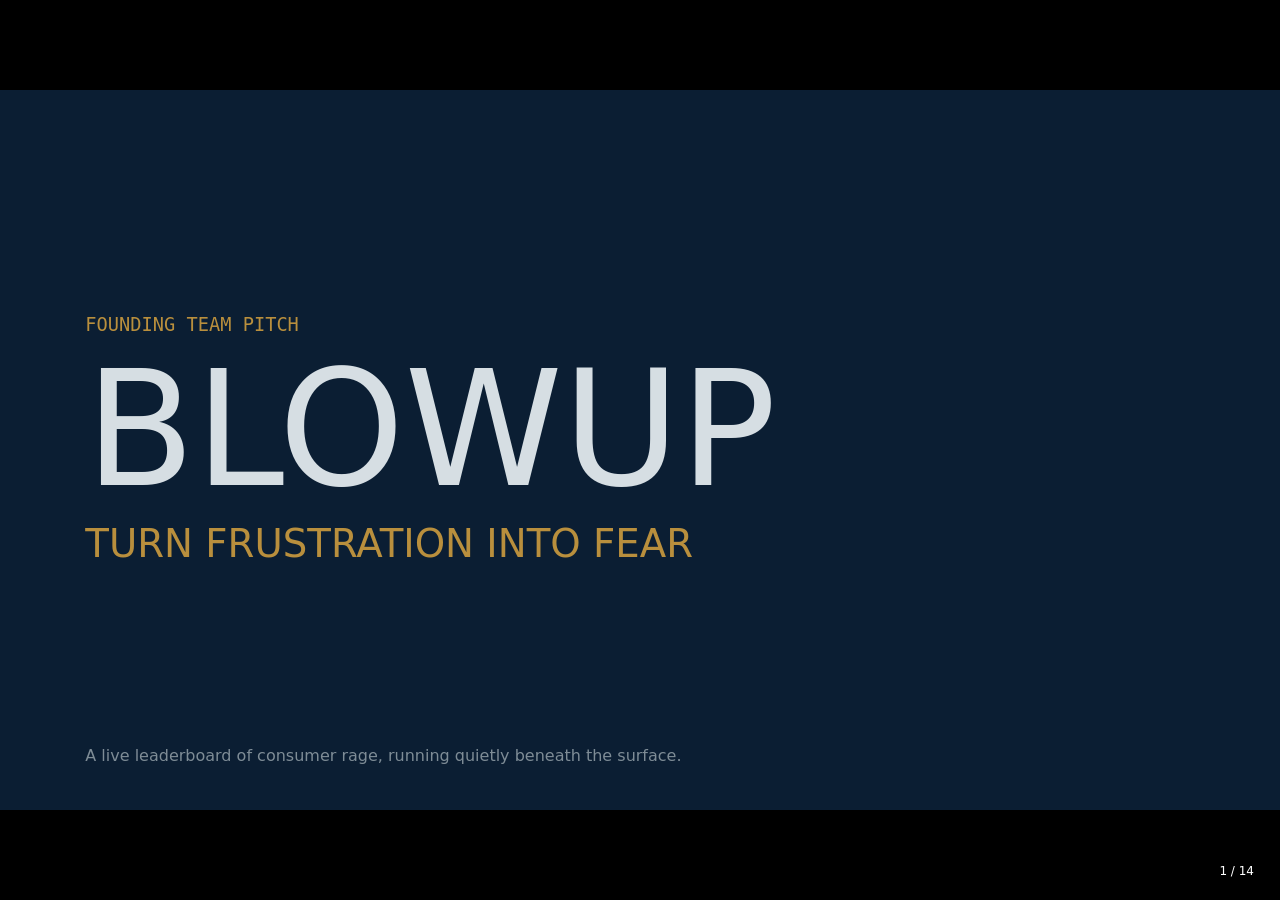
<file: blowup-deck-navy-gold.html>
<!doctype html>
<html>
<head>
<meta charset="utf-8">
<meta http-equiv="Content-Security-Policy" content="default-src 'none'; script-src 'unsafe-inline'; style-src 'unsafe-inline' https://fonts.googleapis.com; font-src data: https://fonts.gstatic.com; img-src data: blob:; media-src data: blob:; frame-src about:; child-src about:; worker-src 'none'; connect-src 'none'; object-src 'none'; form-action 'none'; base-uri 'none'">
<meta name="viewport" content="width=device-width, initial-scale=1">
<title>BLOWUP — Founding Team Pitch</title>
<link rel="stylesheet" href="https://fonts.googleapis.com/css2?family=Bebas+Neue&amp;display=swap">
<link rel="stylesheet" href="https://fonts.googleapis.com/css2?family=Inter:wght@400;500;600;700&amp;display=swap">
<link rel="stylesheet" href="https://fonts.googleapis.com/css2?family=Space+Mono:wght@400;700&amp;display=swap">
<link rel="stylesheet" href="https://fonts.googleapis.com/css2?family=Inter:ital,wght@0,100..300&amp;display=swap">
<link rel="stylesheet" href="https://fonts.googleapis.com/css2?family=Inter:ital,wght@0,800..900&amp;display=swap">
<link rel="stylesheet" href="https://fonts.googleapis.com/css2?family=Inter:ital,wght@1,100..900&amp;display=swap">
<link rel="stylesheet" href="https://fonts.googleapis.com/css2?family=Space+Mono:ital,wght@1,400&amp;display=swap">
<link rel="stylesheet" href="https://fonts.googleapis.com/css2?family=Space+Mono:ital,wght@1,700&amp;display=swap">
<style>
@layer properties {
  @supports (((-webkit-hyphens:none)) and (not (margin-trim:inline))) or ((-moz-orient:inline) and (not (color:rgb(from red r g b)))) {
  :root, :host { --cds-message-actions-opacity: 1; --cds-badge-x-wght: 577.8; }
  *, ::before, ::after, ::backdrop { --tw-translate-x: 0; --tw-translate-y: 0; --tw-translate-z: 0; --tw-scale-x: 1; --tw-scale-y: 1; --tw-scale-z: 1; --tw-rotate-x: initial; --tw-rotate-y: initial; --tw-rotate-z: initial; --tw-skew-x: initial; --tw-skew-y: initial; --tw-pan-x: initial; --tw-pan-y: initial; --tw-pinch-zoom: initial; --tw-space-y-reverse: 0; --tw-space-x-reverse: 0; --tw-divide-x-reverse: 0; --tw-border-style: solid; --tw-divide-y-reverse: 0; --tw-gradient-position: initial; --tw-gradient-from: #0000; --tw-gradient-via: #0000; --tw-gradient-to: #0000; --tw-gradient-stops: initial; --tw-gradient-via-stops: initial; --tw-gradient-from-position: 0%; --tw-gradient-via-position: 50%; --tw-gradient-to-position: 100%; --tw-leading: initial; --tw-font-weight: initial; --tw-tracking: initial; --tw-ordinal: initial; --tw-slashed-zero: initial; --tw-numeric-figure: initial; --tw-numeric-spacing: initial; --tw-numeric-fraction: initial; --tw-shadow: 0 0 #0000; --tw-shadow-color: initial; --tw-shadow-alpha: 100%; --tw-inset-shadow: 0 0 #0000; --tw-inset-shadow-color: initial; --tw-inset-shadow-alpha: 100%; --tw-ring-color: initial; --tw-ring-shadow: 0 0 #0000; --tw-inset-ring-color: initial; --tw-inset-ring-shadow: 0 0 #0000; --tw-ring-inset: initial; --tw-ring-offset-width: 0px; --tw-ring-offset-color: #fff; --tw-ring-offset-shadow: 0 0 #0000; --tw-outline-style: solid; --tw-blur: initial; --tw-brightness: initial; --tw-contrast: initial; --tw-grayscale: initial; --tw-hue-rotate: initial; --tw-invert: initial; --tw-opacity: initial; --tw-saturate: initial; --tw-sepia: initial; --tw-drop-shadow: initial; --tw-drop-shadow-color: initial; --tw-drop-shadow-alpha: 100%; --tw-drop-shadow-size: initial; --tw-backdrop-blur: initial; --tw-backdrop-brightness: initial; --tw-backdrop-contrast: initial; --tw-backdrop-grayscale: initial; --tw-backdrop-hue-rotate: initial; --tw-backdrop-invert: initial; --tw-backdrop-opacity: initial; --tw-backdrop-saturate: initial; --tw-backdrop-sepia: initial; --tw-duration: initial; --tw-ease: initial; --tw-content: ""; --cds-outset-x: 0px; --cds-outset-y: 0px; --cds-scroll-fade-size: 28px; --cds-scroll-fade-top: 0px; --cds-scroll-fade-bottom: 0px; --cds-scroll-fade-left: 0px; --cds-scroll-fade-right: 0px; --cds-scroll-fade-top-raw: 0px; --cds-scroll-fade-bottom-raw: 0px; --cds-scroll-fade-left-raw: 0px; --cds-scroll-fade-right-raw: 0px; --cds-scroll-fade-y-active: 0; --cds-scroll-fade-x-active: 0; --cds-scroll-fade-top-on: 1; --cds-scroll-fade-bottom-on: 1; --cds-scroll-fade-left-on: 1; --cds-scroll-fade-right-on: 1; --cds-scroll-fade-strip-raw: 0; --cds-scroll-fade-strip-active: 0; }
}
}
@layer theme {
  :root, :host { --spacing: .25rem; --container-sm: 24rem; --container-md: 28rem; --container-3xl: 48rem; --text-xs: .75rem; --text-xs--line-height: calc(1 / .75); --text-sm: .875rem; --text-sm--line-height: calc(1.25 / .875); --text-base: 1rem; --text-base--line-height: calc(1.5 / 1); --text-3xl: 1.875rem; --text-3xl--line-height: calc(2.25 / 1.875); --tracking-tight: -.025em; --tracking-wide: .025em; --leading-tight: 1.25; --leading-snug: 1.375; --leading-relaxed: 1.625; --radius-sm: .25rem; --radius-md: .375rem; --radius-lg: .5rem; --radius-xl: .75rem; --ease-in: cubic-bezier(.4, 0, 1, 1); --ease-in-out: cubic-bezier(.4, 0, .2, 1); --blur-md: 12px; --aspect-video: 16 / 9; --default-transition-duration: .15s; --default-transition-timing-function: cubic-bezier(.4, 0, .2, 1); --default-font-family: var(--cds-font-sans); --default-mono-font-family: var(--cds-font-mono); --color-white: #fff; --z-index-pick: 100; --color-app-accent: var(--t-app-accent); }
}
@layer base {
  *, ::after, ::before, ::backdrop { box-sizing: border-box; border: 0px solid; margin: 0px; padding: 0px; }
  ::file-selector-button { box-sizing: border-box; border: 0px solid; margin: 0px; padding: 0px; }
  html, :host { text-size-adjust: 100%; tab-size: 4; line-height: 1.5; font-family: var(--default-font-family,ui-sans-serif, system-ui, sans-serif, "Apple Color Emoji", "Segoe UI Emoji", "Segoe UI Symbol", "Noto Color Emoji"); font-feature-settings: var(--default-font-feature-settings,normal); font-variation-settings: var(--default-font-variation-settings,normal); -webkit-tap-highlight-color: transparent; }
  hr { height: 0px; color: inherit; border-top-width: 1px; }
  abbr:where([title]) { text-decoration: underline dotted; }
  h1, h2, h3, h4, h5, h6 { font-size: inherit; font-weight: inherit; }
  a { color: inherit; text-decoration: inherit; }
  b, strong { font-weight: bolder; }
  code, kbd, samp, pre { font-family: var(--default-mono-font-family,ui-monospace, SFMono-Regular, Menlo, Monaco, Consolas, "Liberation Mono", "Courier New", monospace); font-feature-settings: var(--default-mono-font-feature-settings,normal); font-variation-settings: var(--default-mono-font-variation-settings,normal); font-size: 1em; }
  small { font-size: 80%; }
  sub, sup { vertical-align: baseline; font-size: 75%; line-height: 0; position: relative; }
  sub { bottom: -0.25em; }
  sup { top: -0.5em; }
  table { text-indent: 0px; border-color: inherit; border-collapse: collapse; }
  progress { vertical-align: baseline; }
  summary { display: list-item; }
  ol, ul, menu { list-style: none; }
  img, svg, video, canvas, audio, iframe, embed, object { vertical-align: middle; display: block; }
  img, video { max-width: 100%; height: auto; }
  button, input, select, optgroup, textarea { font: inherit; letter-spacing: inherit; color: inherit; opacity: 1; background-color: rgba(0, 0, 0, 0); border-radius: 0px; }
  ::file-selector-button { font: inherit; letter-spacing: inherit; color: inherit; opacity: 1; background-color: rgba(0, 0, 0, 0); border-radius: 0px; }
  :where(select:is([multiple], [size])) optgroup { font-weight: bolder; }
  :where(select:is([multiple], [size])) optgroup option { padding-inline-start: 20px; }
  ::file-selector-button { margin-inline-end: 4px; }
  ::placeholder { opacity: 1; }
  @supports (not ((-webkit-appearance:-apple-pay-button))) or (contain-intrinsic-size:1px) {
  ::placeholder { color: currentcolor; }
  @supports (color:color-mix(in lab, red, red)) {
  ::placeholder { color: color-mix(currentcolor, transparent); }
}
}
  textarea { resize: vertical; }
  ::-webkit-search-decoration { appearance: none; }
  ::-webkit-date-and-time-value { min-height: 1lh; text-align: inherit; }
  ::-webkit-datetime-edit { display: inline-flex; }
  ::-webkit-datetime-edit-fields-wrapper { padding: 0px; }
  ::-webkit-datetime-edit { padding-block: 0px; }
  ::-webkit-datetime-edit-year-field { padding-block: 0px; }
  ::-webkit-datetime-edit-month-field { padding-block: 0px; }
  ::-webkit-datetime-edit-day-field { padding-block: 0px; }
  ::-webkit-datetime-edit-hour-field { padding-block: 0px; }
  ::-webkit-datetime-edit-minute-field { padding-block: 0px; }
  ::-webkit-datetime-edit-second-field { padding-block: 0px; }
  ::-webkit-datetime-edit-millisecond-field { padding-block: 0px; }
  ::-webkit-datetime-edit-meridiem-field { padding-block: 0px; }
  ::-webkit-calendar-picker-indicator { line-height: 1; }
  button, input:where([type="button"], [type="reset"], [type="submit"]) { appearance: button; }
  ::file-selector-button { appearance: button; }
  ::-webkit-inner-spin-button { height: auto; }
  ::-webkit-outer-spin-button { height: auto; }
  [hidden]:where(:not([hidden="until-found"])) { display: none !important; }
  html:where(.cds-root), html:where(.cds-root)::before, html:where(.cds-root)::after, html:where(.cds-root) *, html:where(.cds-root) ::before, html:where(.cds-root) ::after, html :where(.cds-root), html :where(.cds-root)::before, html :where(.cds-root)::after, html :where(.cds-root) *, html :where(.cds-root) ::before, html :where(.cds-root) ::after { border-color: var(--cds-border); }
  :where(.cds-root) :where(button, [role="button"], [role="tab"], [role="menuitem"], [role="menuitemcheckbox"], [role="menuitemradio"], [role="option"], [role="switch"], [role="checkbox"], [role="radio"]) { cursor: var(--cds-cursor-interactive); }
  :where(.cds-root) :where(button, [role]):where(:disabled, [aria-disabled="true"], [data-disabled]) { cursor: default; }
}
@layer components {
  :where(.cds-root) :where(input, textarea, select).cds-input { appearance: none; box-shadow: none; font: inherit; color: inherit; background: 0px 0px; border: 0px; border-radius: 0px; outline: none; padding: 0px; }
  :where(.cds-root) :where(input, textarea).cds-input.cds-input:focus { box-shadow: none; border-color: var(--cds-border); outline: none; }
  :where(.cds-root) :where(input, textarea).cds-input.cds-input:focus-visible { box-shadow: var(--cds-focus-shadow); outline-offset: 2px; outline: rgba(0, 0, 0, 0) solid 2px; }
  :where(.cds-root) .cds-reset:focus, :where(.cds-root) .cds-reset:focus-visible { outline: none; }
  :where(.cds-root) .cds-reset:focus-visible { outline-offset: 2px; outline: rgba(0, 0, 0, 0) solid 2px; }
  :where(.cds-root) .cds-text-link { color: var(--cds-text-accent); --_text-link-line: currentColor; border-radius: 2px; text-decoration-line: none; }
  @supports (color:color-mix(in lab, red, red)) {
  :where(.cds-root) .cds-text-link { --_text-link-line: color-mix(in srgb, currentColor, transparent 60%); }
}
  :where(.cds-root) .cds-text-link { transition-property: color, text-decoration-color, box-shadow; transition-duration: var(--cds-dur-fast,60ms); transition-timing-function: var(--cds-ease-out); }
  :where(.cds-root) .cds-text-link:is(:hover, :focus-visible) { --_text-link-line: currentColor; }
  :where(.cds-root) .cds-text-link:focus-visible { outline-offset: 2px; box-shadow: var(--cds-focus-shadow,0 0 0 2px Highlight); outline: rgba(0, 0, 0, 0) solid 2px; }
  :where(.cds-root) .cds-text-link-underline { text-underline-offset: 3px; text-decoration-line: underline; text-decoration-color: var(--_text-link-line,currentColor); transition-property: color, text-decoration-color, box-shadow; transition-duration: var(--cds-dur-fast,60ms); transition-timing-function: var(--cds-ease-out); }
  :where(.cds-root) :is(b, strong) { font-weight: var(--cds-font-weight-bold); }
}
@layer utilities {
  .\@container { container-type: inline-size; }
  .pointer-events-auto { pointer-events: auto; }
  .pointer-events-none { pointer-events: none; }
  .collapse { visibility: collapse; }
  .invisible { visibility: hidden; }
  .visible { visibility: visible; }
  .visible\! { visibility: visible !important; }
  .sr-only { clip-path: inset(50%); white-space: nowrap; border-width: 0px; width: 1px; height: 1px; margin: -1px; padding: 0px; position: absolute; overflow: hidden; }
  .not-sr-only { clip-path: none; white-space: normal; width: auto; height: auto; margin: 0px; padding: 0px; position: static; overflow: visible; }
  .absolute { position: absolute; }
  .fixed { position: fixed; }
  .relative { position: relative; }
  .static { position: static; }
  .sticky { position: sticky; }
  .inset-0 { inset: 0px; }
  .inset-3\.5 { inset: calc(var(--spacing) * 3.5); }
  .inset-\[0\.5px\] { inset: 0.5px; }
  .inset-x-0 { inset-inline: 0px; }
  .inset-y-0 { inset-block: 0px; }
  .inset-y-\[4px\] { inset-block: 4px; }
  .start-\[calc\(-6px_-_\(var\(--cds-ring-outer\,0px\)_-_var\(--cds-ring-inner\,0px\)\)_\/_2\)\] { inset-inline-start: calc(-6px - (var(--cds-ring-outer,0px) - var(--cds-ring-inner,0px)) / 2); }
  .end-\[calc\(-6px_-_\(var\(--cds-ring-outer\,0px\)_-_var\(--cds-ring-inner\,0px\)\)_\/_2\)\] { inset-inline-end: calc(-6px - (var(--cds-ring-outer,0px) - var(--cds-ring-inner,0px)) / 2); }
  .-top-0\.5 { top: calc(var(--spacing) * -.5); }
  .-top-1 { top: calc(var(--spacing) * -1); }
  .top-0 { top: 0px; }
  .top-0\.5 { top: calc(var(--spacing) * .5); }
  .top-1\/2 { top: 50%; }
  .top-\[calc\(-6px_-_\(var\(--cds-ring-outer\,0px\)_-_var\(--cds-ring-inner\,0px\)\)_\/_2\)\] { top: calc(-6px - (var(--cds-ring-outer,0px) - var(--cds-ring-inner,0px)) / 2); }
  .top-\[calc\(var\(--tb-overlay-h\,0px\)\+1rem\)\] { top: calc(var(--tb-overlay-h,0px) + 1rem); }
  .top-full { top: 100%; }
  .top-px { top: 1px; }
  .-right-0\.5 { right: calc(var(--spacing) * -.5); }
  .right-0 { right: 0px; }
  .right-0\.5 { right: calc(var(--spacing) * .5); }
  .right-3 { right: calc(var(--spacing) * 3); }
  .right-4 { right: calc(var(--spacing) * 4); }
  .right-6 { right: calc(var(--spacing) * 6); }
  .bottom-0 { bottom: 0px; }
  .bottom-1 { bottom: var(--spacing); }
  .bottom-3 { bottom: calc(var(--spacing) * 3); }
  .bottom-4 { bottom: calc(var(--spacing) * 4); }
  .bottom-5 { bottom: calc(var(--spacing) * 5); }
  .bottom-\[calc\(-6px_-_\(var\(--cds-ring-outer\,0px\)_-_var\(--cds-ring-inner\,0px\)\)_\/_2\)\] { bottom: calc(-6px - (var(--cds-ring-outer,0px) - var(--cds-ring-inner,0px)) / 2); }
  .bottom-\[calc\(1\.25rem\+var\(--sl-safe-b\,0px\)\)\] { bottom: calc(1.25rem + var(--sl-safe-b,0px)); }
  .bottom-full { bottom: 100%; }
  .bottom-px { bottom: 1px; }
  .-left-1 { left: calc(var(--spacing) * -1); }
  .left-0 { left: 0px; }
  .left-1 { left: var(--spacing); }
  .left-1\/2 { left: 50%; }
  .left-3 { left: calc(var(--spacing) * 3); }
  .left-6 { left: calc(var(--spacing) * 6); }
  .isolate { isolation: isolate; }
  .isolation-auto { isolation: auto; }
  .-z-\[1\] { z-index: calc(-1); }
  .z-0 { z-index: 0; }
  .z-10 { z-index: 10; }
  .z-20 { z-index: 20; }
  .z-30 { z-index: 30; }
  .z-40 { z-index: 40; }
  .z-50 { z-index: 50; }
  .z-\[1\] { z-index: 1; }
  .z-\[5\] { z-index: 5; }
  .z-\[35\] { z-index: 35; }
  .z-\[38\] { z-index: 38; }
  .z-\[39\] { z-index: 39; }
  .z-ask { z-index: 60; }
  .z-panel { z-index: 40; }
  .z-scrim { z-index: 101; }
  .z-selection { z-index: 45; }
  .z-toolbar { z-index: 49; }
  .order-first { order: -9999; }
  .col-span-2 { grid-column: span 2 / span 2; }
  .col-span-full { grid-column: 1 / -1; }
  .col-start-1 { grid-column-start: 1; }
  .row-span-full { grid-row: 1 / -1; }
  .row-start-1 { grid-row-start: 1; }
  .\!container { width: 100% !important; }
  @media (min-width: 40rem) {
  .\!container { max-width: 40rem !important; }
}
  @media (min-width: 48rem) {
  .\!container { max-width: 48rem !important; }
}
  @media (min-width: 64rem) {
  .\!container { max-width: 64rem !important; }
}
  @media (min-width: 80rem) {
  .\!container { max-width: 80rem !important; }
}
  @media (min-width: 96rem) {
  .\!container { max-width: 96rem !important; }
}
  .container { width: 100%; }
  @media (min-width: 40rem) {
  .container { max-width: 40rem; }
}
  @media (min-width: 48rem) {
  .container { max-width: 48rem; }
}
  @media (min-width: 64rem) {
  .container { max-width: 64rem; }
}
  @media (min-width: 80rem) {
  .container { max-width: 80rem; }
}
  @media (min-width: 96rem) {
  .container { max-width: 96rem; }
}
  .-m-2 { margin: calc(var(--spacing) * -2); }
  .m-0 { margin: 0px; }
  .m-1 { margin: var(--spacing); }
  .m-6 { margin: calc(var(--spacing) * 6); }
  .m-auto { margin: auto; }
  .-mx-0\.5 { margin-inline: calc(var(--spacing) * -.5); }
  .-mx-1 { margin-inline: calc(var(--spacing) * -1); }
  .-mx-2 { margin-inline: calc(var(--spacing) * -2); }
  .mx-0\.5 { margin-inline: calc(var(--spacing) * .5); }
  .mx-1 { margin-inline: var(--spacing); }
  .mx-2 { margin-inline: calc(var(--spacing) * 2); }
  .mx-auto { margin-inline: auto; }
  .mx-outset { margin-inline: calc(var(--cds-outset-x,0px) * -1); }
  .-my-1 { margin-block: calc(var(--spacing) * -1); }
  .-my-\[0\.125em\] { margin-block: -0.125em; }
  .my-1 { margin-block: var(--spacing); }
  .-ms-1 { margin-inline-start: calc(var(--spacing) * -1); }
  .ms-1 { margin-inline-start: var(--spacing); }
  .ms-auto { margin-inline-start: auto; }
  .ms-outset { margin-inline-start: calc(var(--cds-outset-x,0px) * -1); }
  .-me-1 { margin-inline-end: calc(var(--spacing) * -1); }
  .-me-2\.5 { margin-inline-end: calc(var(--spacing) * -2.5); }
  .-me-pad-sm { margin-inline-end: calc(var(--cds-pad-sm) * -1); }
  .-me-px { margin-inline-end: -1px; }
  .me-\[calc\(\(var\(--cds-h-control\)-1em-6px\)\/2-var\(--cds-pad-md\)\)\] { margin-inline-end: calc((var(--cds-h-control) - 1em - 6px) / 2 - var(--cds-pad-md)); }
  .me-\[calc\(6px-var\(--cds-pad-md\)\)\] { margin-inline-end: calc(6px - var(--cds-pad-md)); }
  .me-\[calc\(8px-var\(--cds-pad-md\)\)\] { margin-inline-end: calc(8px - var(--cds-pad-md)); }
  .me-outset { margin-inline-end: calc(var(--cds-outset-x,0px) * -1); }
  .-mt-0\.5 { margin-top: calc(var(--spacing) * -.5); }
  .-mt-1 { margin-top: calc(var(--spacing) * -1); }
  .-mt-2 { margin-top: calc(var(--spacing) * -2); }
  .-mt-pad-sm { margin-top: calc(var(--cds-pad-sm) * -1); }
  .-mt-px { margin-top: -1px; }
  .mt-0\.5 { margin-top: calc(var(--spacing) * .5); }
  .mt-1 { margin-top: var(--spacing); }
  .mt-1\.5 { margin-top: calc(var(--spacing) * 1.5); }
  .mt-2 { margin-top: calc(var(--spacing) * 2); }
  .mt-3 { margin-top: calc(var(--spacing) * 3); }
  .mt-\[calc\(\(1lh_-_var\(--cds-checkbox\,16px\)\)_\/_2\)\] { margin-top: calc((1lh - var(--cds-checkbox,16px)) / 2); }
  .mt-\[var\(--tb-overlay-h\,0px\)\] { margin-top: var(--tb-overlay-h,0px); }
  .mt-pad-lg { margin-top: var(--cds-pad-lg); }
  .mt-pad-md { margin-top: var(--cds-pad-md); }
  .-mr-1 { margin-right: calc(var(--spacing) * -1); }
  .-mr-\[2px\] { margin-right: -2px; }
  .-mr-\[4px\] { margin-right: -4px; }
  .-mr-\[5px\] { margin-right: -5px; }
  .-mr-\[calc\(var\(--cds-pad-md\)-2px\)\] { margin-right: calc(calc(var(--cds-pad-md) - 2px) * -1); }
  .mr-0\.5 { margin-right: calc(var(--spacing) * .5); }
  .-mb-1 { margin-bottom: calc(var(--spacing) * -1); }
  .mb-1 { margin-bottom: var(--spacing); }
  .mb-2 { margin-bottom: calc(var(--spacing) * 2); }
  .mb-\[-1px\] { margin-bottom: -1px; }
  .mb-\[8\.5px\] { margin-bottom: 8.5px; }
  .mb-\[calc\(-1\*var\(--cs-bottom\,16px\)\)\] { margin-bottom: calc(-1 * var(--cs-bottom,16px)); }
  .mb-pad-md { margin-bottom: var(--cds-pad-md); }
  .-ml-1 { margin-left: calc(var(--spacing) * -1); }
  .-ml-\[2px\] { margin-left: -2px; }
  .-ml-\[4px\] { margin-left: -4px; }
  .-ml-\[6px\] { margin-left: -6px; }
  .-ml-pad-md { margin-left: calc(var(--cds-pad-md) * -1); }
  .ml-0\.5 { margin-left: calc(var(--spacing) * .5); }
  .ml-1 { margin-left: var(--spacing); }
  .ml-2 { margin-left: calc(var(--spacing) * 2); }
  .ml-3 { margin-left: calc(var(--spacing) * 3); }
  .ml-3\.5 { margin-left: calc(var(--spacing) * 3.5); }
  .ml-14 { margin-left: calc(var(--spacing) * 14); }
  .ml-\[4px\] { margin-left: 4px; }
  .ml-\[6px\] { margin-left: 6px; }
  .ml-auto { margin-left: auto; }
  .ml-md { margin-left: var(--cds-gap-md); }
  .ml-xs { margin-left: var(--cds-gap-xs); }
  .line-clamp-2 { -webkit-line-clamp: 2; -webkit-box-orient: vertical; display: -webkit-box; overflow: hidden; }
  .\!hidden { display: none !important; }
  .\[display\:inherit\] { display: inherit; }
  .block { display: block; }
  .contents { display: contents; }
  .flex { display: flex; }
  .flow-root { display: flow-root; }
  .grid { display: grid; }
  .hidden { display: none; }
  .hidden\! { display: none !important; }
  .inline { display: inline; }
  .inline-block { display: inline-block; }
  .inline-flex { display: inline-flex; }
  .inline-grid { display: inline-grid; }
  .inline-table { display: inline-table; }
  .list-item { display: list-item; }
  .table { display: table; }
  .table-caption { display: table-caption; }
  .table-cell { display: table-cell; }
  .table-column { display: table-column; }
  .table-column-group { display: table-column-group; }
  .table-footer-group { display: table-footer-group; }
  .table-header-group { display: table-header-group; }
  .table-row { display: table-row; }
  .table-row-group { display: table-row-group; }
  .aspect-\[3\/2\] { aspect-ratio: 3 / 2; }
  .aspect-square { aspect-ratio: 1 / 1; }
  .aspect-video { aspect-ratio: var(--aspect-video); }
  .\!size-\[var\(--fhn\)\] { width: var(--fhn) !important; height: var(--fhn) !important; }
  .size-2 { width: calc(var(--spacing) * 2); height: calc(var(--spacing) * 2); }
  .size-3 { width: calc(var(--spacing) * 3); height: calc(var(--spacing) * 3); }
  .size-4 { width: calc(var(--spacing) * 4); height: calc(var(--spacing) * 4); }
  .size-\[calc\(var\(--cds-switch-h\,20px\)-4px\)\] { width: calc(var(--cds-switch-h,20px) - 4px); height: calc(var(--cds-switch-h,20px) - 4px); }
  .size-\[var\(--cds-checkbox\)\] { width: var(--cds-checkbox); height: var(--cds-checkbox); }
  .size-control { width: var(--cds-h-control); height: var(--cds-h-control); }
  .size-icon { width: var(--cds-icon); height: var(--cds-icon); }
  .h-0 { height: 0px; }
  .h-0\.5 { height: calc(var(--spacing) * .5); }
  .h-1 { height: var(--spacing); }
  .h-1\.5 { height: calc(var(--spacing) * 1.5); }
  .h-2 { height: calc(var(--spacing) * 2); }
  .h-2\.5 { height: calc(var(--spacing) * 2.5); }
  .h-3 { height: calc(var(--spacing) * 3); }
  .h-3\.5 { height: calc(var(--spacing) * 3.5); }
  .h-4 { height: calc(var(--spacing) * 4); }
  .h-5 { height: calc(var(--spacing) * 5); }
  .h-6 { height: calc(var(--spacing) * 6); }
  .h-7 { height: calc(var(--spacing) * 7); }
  .h-8 { height: calc(var(--spacing) * 8); }
  .h-10 { height: calc(var(--spacing) * 10); }
  .h-48 { height: calc(var(--spacing) * 48); }
  .h-\[1em\] { height: 1em; }
  .h-\[1lh\] { height: 1lh; }
  .h-\[3px\] { height: 3px; }
  .h-\[18px\] { height: 18px; }
  .h-\[30vh\] { height: 30vh; }
  .h-\[38px\] { height: 38px; }
  .h-\[calc\(1em\+6px\)\] { height: calc(1em + 6px); }
  .h-\[var\(--cds-switch-h\)\] { height: var(--cds-switch-h); }
  .h-\[var\(--collapsible-panel-height\)\] { height: var(--collapsible-panel-height); }
  .h-auto { height: auto; }
  .h-control { height: var(--cds-h-control); }
  .h-control-nested { height: var(--cds-h-control-nested); }
  .h-dvh { height: 100dvh; }
  .h-full { height: 100%; }
  .h-px { height: 1px; }
  .h-screen { height: 100vh; }
  .max-h-12 { max-height: calc(var(--spacing) * 12); }
  .max-h-32 { max-height: calc(var(--spacing) * 32); }
  .max-h-\[60vh\] { max-height: 60vh; }
  .max-h-\[calc\(100dvh_-_max\(2rem\,2\*var\(--desktop-titlebar-inset\,0px\)\)\)\] { max-height: calc(100dvh - max(2rem, 2 * var(--desktop-titlebar-inset,0px))); }
  .max-h-\[inherit\] { max-height: inherit; }
  .max-h-\[min\(18rem\,max\(6rem\,calc\(var\(--available-height\,100vh\)_-_7\.5rem\)\)\)\] { max-height: min(18rem, max(6rem, calc(var(--available-height,100vh) - 7.5rem))); }
  .max-h-\[min\(24rem\,max\(6rem\,calc\(var\(--available-height\,100vh\)_-_8rem\)\)\)\] { max-height: min(24rem, max(6rem, calc(var(--available-height,100vh) - 8rem))); }
  .max-h-\[min\(75dvh\,42rem\)\] { max-height: min(75dvh, 42rem); }
  .max-h-\[var\(--available-height\)\] { max-height: var(--available-height); }
  .max-h-none { max-height: none; }
  .min-h-0 { min-height: 0px; }
  .min-h-4 { min-height: calc(var(--spacing) * 4); }
  .min-h-6 { min-height: calc(var(--spacing) * 6); }
  .min-h-7 { min-height: calc(var(--spacing) * 7); }
  .min-h-8 { min-height: calc(var(--spacing) * 8); }
  .min-h-10 { min-height: calc(var(--spacing) * 10); }
  .min-h-16 { min-height: calc(var(--spacing) * 16); }
  .min-h-40 { min-height: calc(var(--spacing) * 40); }
  .min-h-\[1lh\] { min-height: 1lh; }
  .min-h-\[24px\] { min-height: 24px; }
  .min-h-\[var\(--prop-row-h\,32px\)\] { min-height: var(--prop-row-h,32px); }
  .min-h-control { min-height: var(--cds-h-control); }
  .w-0 { width: 0px; }
  .w-1 { width: var(--spacing); }
  .w-1\.5 { width: calc(var(--spacing) * 1.5); }
  .w-1\/2 { width: 50%; }
  .w-2 { width: calc(var(--spacing) * 2); }
  .w-2\.5 { width: calc(var(--spacing) * 2.5); }
  .w-3 { width: calc(var(--spacing) * 3); }
  .w-4 { width: calc(var(--spacing) * 4); }
  .w-5 { width: calc(var(--spacing) * 5); }
  .w-6 { width: calc(var(--spacing) * 6); }
  .w-7 { width: calc(var(--spacing) * 7); }
  .w-8 { width: calc(var(--spacing) * 8); }
  .w-9 { width: calc(var(--spacing) * 9); }
  .w-10 { width: calc(var(--spacing) * 10); }
  .w-14 { width: calc(var(--spacing) * 14); }
  .w-24 { width: calc(var(--spacing) * 24); }
  .w-60 { width: calc(var(--spacing) * 60); }
  .w-64 { width: calc(var(--spacing) * 64); }
  .w-72 { width: calc(var(--spacing) * 72); }
  .w-80 { width: calc(var(--spacing) * 80); }
  .w-\[3\.75rem\] { width: 3.75rem; }
  .w-\[3px\] { width: 3px; }
  .w-\[4\.5rem\] { width: 4.5rem; }
  .w-\[4\.75rem\] { width: 4.75rem; }
  .w-\[14\.5rem\] { width: 14.5rem; }
  .w-\[34px\] { width: 34px; }
  .w-\[68px\] { width: 68px; }
  .w-\[76px\] { width: 76px; }
  .w-\[184px\] { width: 184px; }
  .w-\[360px\] { width: 360px; }
  .w-\[calc\(1em\+6px\)\] { width: calc(1em + 6px); }
  .w-\[calc\(100vw-2rem\)\] { width: calc(-2rem + 100vw); }
  .w-\[calc\(var\(--anchor-width\)\+1\.375rem\)\] { width: calc(var(--anchor-width) + 1.375rem); }
  .w-\[calc\(var\(--cds-switch-h\,20px\)\*1\.8\)\] { width: calc(var(--cds-switch-h,20px) * 1.8); }
  .w-\[var\(--anchor-width\)\] { width: var(--anchor-width); }
  .w-\[var\(--mc-side-w\)\] { width: var(--mc-side-w); }
  .w-\[var\(--pp-iconcol\,auto\)\] { width: var(--pp-iconcol,auto); }
  .w-auto { width: auto; }
  .w-control { width: var(--cds-h-control); }
  .w-fit { width: fit-content; }
  .w-full { width: 100%; }
  .w-px { width: 1px; }
  .w-screen { width: 100vw; }
  .max-w-3xl { max-width: var(--container-3xl); }
  .max-w-12 { max-width: calc(var(--spacing) * 12); }
  .max-w-40 { max-width: calc(var(--spacing) * 40); }
  .max-w-80 { max-width: calc(var(--spacing) * 80); }
  .max-w-\[45rem\] { max-width: 45rem; }
  .max-w-\[70\%\] { max-width: 70%; }
  .max-w-\[160px\] { max-width: 160px; }
  .max-w-\[240px\] { max-width: 240px; }
  .max-w-\[320px\] { max-width: 320px; }
  .max-w-\[400px\] { max-width: 400px; }
  .max-w-\[480px\] { max-width: 480px; }
  .max-w-\[520px\] { max-width: 520px; }
  .max-w-\[720px\] { max-width: 720px; }
  .max-w-\[880px\] { max-width: 880px; }
  .max-w-\[1024px\] { max-width: 1024px; }
  .max-w-\[1152px\] { max-width: 1152px; }
  .max-w-\[calc\(100vw-2rem\)\] { max-width: calc(-2rem + 100vw); }
  .max-w-\[calc\(100vw-16px\)\] { max-width: calc(-16px + 100vw); }
  .max-w-full { max-width: 100%; }
  .max-w-md { max-width: var(--container-md); }
  .max-w-none { max-width: none; }
  .max-w-sm { max-width: var(--container-sm); }
  .min-w-0 { min-width: 0px; }
  .min-w-0\! { min-width: 0px !important; }
  .min-w-1 { min-width: var(--spacing); }
  .min-w-4 { min-width: calc(var(--spacing) * 4); }
  .min-w-6 { min-width: calc(var(--spacing) * 6); }
  .min-w-8 { min-width: calc(var(--spacing) * 8); }
  .min-w-12 { min-width: calc(var(--spacing) * 12); }
  .min-w-14 { min-width: calc(var(--spacing) * 14); }
  .min-w-32\! { min-width: calc(var(--spacing) * 32) !important; }
  .min-w-48 { min-width: calc(var(--spacing) * 48); }
  .min-w-56 { min-width: calc(var(--spacing) * 56); }
  .min-w-\[12rem\] { min-width: 12rem; }
  .min-w-\[128px\] { min-width: 128px; }
  .min-w-\[calc\(1em\+6px\)\] { min-width: calc(1em + 6px); }
  .min-w-\[calc\(var\(--cds-h-control\)\*3\)\] { min-width: calc(var(--cds-h-control) * 3); }
  .min-w-\[min\(20ch\,100\%\)\] { min-width: min(20ch, 100%); }
  .min-w-\[var\(--cds-h-control-nested\)\] { min-width: var(--cds-h-control-nested); }
  .min-w-fit { min-width: fit-content; }
  .min-w-full { min-width: 100%; }
  .min-w-max { min-width: max-content; }
  .flex-1 { flex: 1 1 0%; }
  .flex-auto { flex: 1 1 auto; }
  .flex-none { flex: 0 0 auto; }
  .flex-shrink, .shrink { flex-shrink: 1; }
  .shrink\! { flex-shrink: 1 !important; }
  .shrink-0 { flex-shrink: 0; }
  .flex-grow, .grow { flex-grow: 1; }
  .grow\! { flex-grow: 1 !important; }
  .basis-\[calc\(var\(--cds-pad-md\)\*2\)\] { flex-basis: calc(var(--cds-pad-md) * 2); }
  .basis-full { flex-basis: 100%; }
  .border-collapse { border-collapse: collapse; }
  .origin-\[var\(--transform-origin\)\] { transform-origin: var(--transform-origin); }
  .origin-bottom { transform-origin: center bottom; }
  .origin-left { transform-origin: 0px center; }
  .origin-top { transform-origin: center top; }
  .-translate-x-1\/2 { --tw-translate-x: calc(calc(1 / 2 * 100%) * -1); translate: var(--tw-translate-x) var(--tw-translate-y); }
  .-translate-y-1\/2 { --tw-translate-y: calc(calc(1 / 2 * 100%) * -1); translate: var(--tw-translate-x) var(--tw-translate-y); }
  .-translate-y-3 { --tw-translate-y: calc(var(--spacing) * -3); translate: var(--tw-translate-x) var(--tw-translate-y); }
  .translate-none { translate: none; }
  .scale-105 { --tw-scale-x: 105%; --tw-scale-y: 105%; --tw-scale-z: 105%; scale: var(--tw-scale-x) var(--tw-scale-y); }
  .scale-3d { scale: var(--tw-scale-x) var(--tw-scale-y) var(--tw-scale-z); }
  .-rotate-90 { rotate: -90deg; }
  .-rotate-\[14deg\] { rotate: -14deg; }
  .rotate-0 { rotate: 0deg; }
  .rotate-45 { rotate: 45deg; }
  .rotate-90 { rotate: 90deg; }
  .rotate-\[14deg\] { rotate: 14deg; }
  .\[transform\:translateY\(var\(--ty\)\)_scale\(var\(--ts\)\)\] { transform: translateY(var(--ty)) scale(var(--ts)); }
  .transform { transform: var(--tw-rotate-x,) var(--tw-rotate-y,) var(--tw-rotate-z,) var(--tw-skew-x,) var(--tw-skew-y,); }
  .transform\! { transform: var(--tw-rotate-x,) var(--tw-rotate-y,) var(--tw-rotate-z,) var(--tw-skew-x,) var(--tw-skew-y,) !important; }
  .animate-\[spin_1s_linear_infinite\] { animation: 1s linear 0s infinite normal none running spin; }
  .cursor-\[var\(--cds-cursor-interactive\)\] { cursor: var(--cds-cursor-interactive); }
  .cursor-col-resize { cursor: col-resize; }
  .cursor-default { cursor: default; }
  .cursor-ew-resize { cursor: ew-resize; }
  .cursor-grab { cursor: grab; }
  .cursor-grabbing { cursor: grabbing; }
  .cursor-not-allowed { cursor: not-allowed; }
  .cursor-pointer { cursor: pointer; }
  .cursor-row-resize { cursor: row-resize; }
  .cursor-text { cursor: text; }
  .touch-pinch-zoom { --tw-pinch-zoom: pinch-zoom; touch-action: var(--tw-pan-x,) var(--tw-pan-y,) var(--tw-pinch-zoom,); }
  .touch-none { touch-action: none; }
  .resize { resize: both; }
  .resize-none { resize: none; }
  .scroll-fade-y { scroll-padding-block: calc(var(--cds-scroll-fade-size) * var(--cds-scroll-fade-top-on)) calc(var(--cds-scroll-fade-size) * var(--cds-scroll-fade-bottom-on)); }
  @supports (animation-timeline:scroll()) {
  .scroll-fade-y { --cds-scroll-fade-top: calc(var(--cds-scroll-fade-top-raw) * var(--cds-scroll-fade-y-active) * var(--cds-scroll-fade-top-on)); --cds-scroll-fade-bottom: calc(var(--cds-scroll-fade-bottom-raw) * var(--cds-scroll-fade-y-active) * var(--cds-scroll-fade-bottom-on)); mask-image: linear-gradient(to bottom, transparent, #0000000d calc(var(--cds-scroll-fade-top) * .15), #00000026 calc(var(--cds-scroll-fade-top) * .3), #0000004d calc(var(--cds-scroll-fade-top) * .45), #00000080 calc(var(--cds-scroll-fade-top) * .6), #000000b3 calc(var(--cds-scroll-fade-top) * .75), #000000d9 calc(var(--cds-scroll-fade-top) * .87), #000 var(--cds-scroll-fade-top), #000 calc(100% - var(--cds-scroll-fade-bottom)), #000000d9 calc(100% - var(--cds-scroll-fade-bottom) * .87), #000000b3 calc(100% - var(--cds-scroll-fade-bottom) * .75), #00000080 calc(100% - var(--cds-scroll-fade-bottom) * .6), #0000004d calc(100% - var(--cds-scroll-fade-bottom) * .45), #00000026 calc(100% - var(--cds-scroll-fade-bottom) * .3), #0000000d calc(100% - var(--cds-scroll-fade-bottom) * .15), transparent); animation-name: cds-scroll-fade-top, cds-scroll-fade-bottom, cds-scroll-fade-y-active; animation-timing-function: linear; animation-fill-mode: both, both, none; animation-duration: auto; animation-timeline: scroll(self); animation-range: 0px var(--cds-scroll-fade-size), calc(100% - var(--cds-scroll-fade-size)) 100%, 0px 101%; }
}
  .\[scrollbar-width\:none\] { scrollbar-width: none; }
  .\[scrollbar-gutter\:stable\] { scrollbar-gutter: stable; }
  .\[grid-auto-columns\:inherit\] { grid-auto-columns: inherit; }
  .\[grid-auto-flow\:inherit\] { grid-auto-flow: inherit; }
  .\[grid-auto-rows\:inherit\] { grid-auto-rows: inherit; }
  .\[grid-template-columns\:inherit\] { grid-template-columns: inherit; }
  .grid-cols-2 { grid-template-columns: repeat(2, minmax(0px, 1fr)); }
  .grid-cols-4 { grid-template-columns: repeat(4, minmax(0px, 1fr)); }
  .grid-cols-\[1fr_1fr_auto\] { grid-template-columns: 1fr 1fr auto; }
  .grid-cols-\[minmax\(0\,1fr\)\] { grid-template-columns: minmax(0px, 1fr); }
  .grid-cols-\[var\(--pp-label-w\,80px\)_minmax\(0\,1fr\)\] { grid-template-columns: var(--pp-label-w,80px) minmax(0,1fr); }
  .grid-cols-\[…\] { }
  .\[grid-template-rows\:inherit\] { grid-template-rows: inherit; }
  .\[flex-direction\:inherit\] { flex-direction: inherit; }
  .flex-col { flex-direction: column; }
  .flex-col-reverse { flex-direction: column-reverse; }
  .\[flex-wrap\:inherit\] { flex-wrap: inherit; }
  .flex-wrap { flex-wrap: wrap; }
  .place-items-center { place-items: center; }
  .\[align-items\:inherit\] { align-items: inherit; }
  .items-baseline { align-items: baseline; }
  .items-center { align-items: center; }
  .items-end { align-items: flex-end; }
  .items-start { align-items: flex-start; }
  .items-stretch { align-items: stretch; }
  .\[justify-content\:inherit\] { justify-content: inherit; }
  .justify-between { justify-content: space-between; }
  .justify-center { justify-content: center; }
  .justify-end { justify-content: flex-end; }
  .\[justify-items\:inherit\] { justify-items: inherit; }
  .\!gap-xs { gap: var(--cds-gap-xs) !important; }
  .\[gap\:inherit\] { gap: inherit; }
  .gap-0 { gap: 0px; }
  .gap-0\.5 { gap: calc(var(--spacing) * .5); }
  .gap-1 { gap: var(--spacing); }
  .gap-1\.5 { gap: calc(var(--spacing) * 1.5); }
  .gap-2 { gap: calc(var(--spacing) * 2); }
  .gap-2\.5 { gap: calc(var(--spacing) * 2.5); }
  .gap-3 { gap: calc(var(--spacing) * 3); }
  .gap-6 { gap: calc(var(--spacing) * 6); }
  .gap-\[0\.3em\] { gap: 0.3em; }
  .gap-\[0\.25em\] { gap: 0.25em; }
  .gap-\[1px\] { gap: 1px; }
  .gap-\[2px\] { gap: 2px; }
  .gap-\[var\(--cds-pad-sm\,6px\)\] { gap: var(--cds-pad-sm,6px); }
  .gap-\[var\(--mc-strip-gap\)\] { gap: var(--mc-strip-gap); }
  .gap-md { gap: var(--cds-gap-md); }
  .gap-sm { gap: var(--cds-gap-sm); }
  .gap-xs { gap: var(--cds-gap-xs); }
  :where(.space-y-reverse > :not(:last-child)) { --tw-space-y-reverse: 1; }
  .gap-x-1 { column-gap: var(--spacing); }
  .gap-x-\[2px\] { column-gap: 2px; }
  .gap-x-\[var\(--mc-group-gap\,4px\)\] { column-gap: var(--mc-group-gap,4px); }
  .gap-x-md { column-gap: var(--cds-gap-md); }
  .gap-x-sm { column-gap: var(--cds-gap-sm); }
  :where(.space-x-reverse > :not(:last-child)) { --tw-space-x-reverse: 1; }
  .gap-y-1 { row-gap: var(--spacing); }
  .gap-y-sm { row-gap: var(--cds-gap-sm); }
  .gap-y-xs { row-gap: var(--cds-gap-xs); }
  :where(.divide-x > :not(:last-child)) { --tw-divide-x-reverse: 0; border-inline-style: var(--tw-border-style); border-inline-start-width: calc(1px * var(--tw-divide-x-reverse)); border-inline-end-width: calc(1px * calc(1 - var(--tw-divide-x-reverse))); }
  :where(.divide-y > :not(:last-child)) { --tw-divide-y-reverse: 0; border-bottom-style: var(--tw-border-style); border-top-style: var(--tw-border-style); border-top-width: calc(1px * var(--tw-divide-y-reverse)); border-bottom-width: calc(1px * calc(1 - var(--tw-divide-y-reverse))); }
  :where(.divide-y-reverse > :not(:last-child)) { --tw-divide-y-reverse: 1; }
  .self-center { align-self: center; }
  .self-end { align-self: flex-end; }
  .self-start { align-self: flex-start; }
  .self-stretch { align-self: stretch; }
  .justify-self-end { justify-self: flex-end; }
  .justify-self-stretch { justify-self: stretch; }
  .truncate { text-overflow: ellipsis; white-space: nowrap; overflow: hidden; }
  .overflow-auto { overflow: auto; }
  .overflow-clip { overflow: clip; }
  .overflow-hidden { overflow: hidden; }
  .overflow-visible { overflow: visible; }
  .overflow-x-auto { overflow-x: auto; }
  .overflow-x-clip { overflow-x: clip; }
  .overflow-y-auto { overflow-y: auto; }
  .\!rounded-\[calc\(var\(--fr\)-\(var\(--fh\)-var\(--fhn\)\)\/2\)\] { border-radius: calc(var(--fr) - (var(--fh) - var(--fhn)) / 2) !important; }
  .rounded { border-radius: var(--cds-radius); }
  .rounded-\[3px\] { border-radius: 3px; }
  .rounded-\[4px\] { border-radius: 4px; }
  .rounded-\[6px\] { border-radius: 6px; }
  .rounded-\[10px\] { border-radius: 10px; }
  .rounded-\[calc\(var\(--cds-radius\)-1px\)\] { border-radius: calc(var(--cds-radius) - 1px); }
  .rounded-\[calc\(var\(--cds-radius\)-2px\)\] { border-radius: calc(var(--cds-radius) - 2px); }
  .rounded-\[inherit\] { border-radius: inherit; }
  .rounded-\[var\(--cds-checkbox-radius\)\] { border-radius: var(--cds-checkbox-radius); }
  .rounded-\[var\(--cds-keycap-radius\,4px\)\] { border-radius: var(--cds-keycap-radius,4px); }
  .rounded-card { border-radius: calc(var(--cds-radius) + 4px); }
  .rounded-composer { border-radius: var(--cds-radius-composer); }
  .rounded-full { border-radius: 3.40282e+38px; }
  .rounded-lg { border-radius: var(--radius-lg); }
  .rounded-md { border-radius: var(--radius-md); }
  .rounded-none { border-radius: 0px; }
  .rounded-sm { border-radius: var(--radius-sm); }
  .rounded-s { border-start-start-radius: var(--cds-radius); border-end-start-radius: var(--cds-radius); }
  .rounded-ss { border-start-start-radius: var(--cds-radius); }
  .rounded-e { border-start-end-radius: var(--cds-radius); border-end-end-radius: var(--cds-radius); }
  .rounded-e-none { border-start-end-radius: 0px; border-end-end-radius: 0px; }
  .rounded-se { border-start-end-radius: var(--cds-radius); }
  .rounded-ee { border-end-end-radius: var(--cds-radius); }
  .rounded-es { border-end-start-radius: var(--cds-radius); }
  .rounded-t { border-top-left-radius: var(--cds-radius); border-top-right-radius: var(--cds-radius); }
  .rounded-t-card { border-top-left-radius: calc(var(--cds-radius) + 4px); border-top-right-radius: calc(var(--cds-radius) + 4px); }
  .rounded-l { border-top-left-radius: var(--cds-radius); border-bottom-left-radius: var(--cds-radius); }
  .rounded-l-none { border-top-left-radius: 0px; border-bottom-left-radius: 0px; }
  .rounded-tl { border-top-left-radius: var(--cds-radius); }
  .rounded-r { border-top-right-radius: var(--cds-radius); border-bottom-right-radius: var(--cds-radius); }
  .rounded-r-none { border-top-right-radius: 0px; border-bottom-right-radius: 0px; }
  .rounded-tr { border-top-right-radius: var(--cds-radius); }
  .rounded-b { border-bottom-right-radius: var(--cds-radius); border-bottom-left-radius: var(--cds-radius); }
  .rounded-b-none { border-bottom-right-radius: 0px; border-bottom-left-radius: 0px; }
  .rounded-br { border-bottom-right-radius: var(--cds-radius); }
  .rounded-bl { border-bottom-left-radius: var(--cds-radius); }
  .border { border-style: var(--tw-border-style); border-width: 1px; }
  .border\! { border-style: var(--tw-border-style) !important; border-width: 1px !important; }
  .border-0 { border-style: var(--tw-border-style); border-width: 0px; }
  .border-2 { border-style: var(--tw-border-style); border-width: 2px; }
  .border-x { border-inline-style: var(--tw-border-style); border-inline-width: 1px; }
  .border-y { border-block-style: var(--tw-border-style); border-block-width: 1px; }
  .border-s { border-inline-start-style: var(--tw-border-style); border-inline-start-width: 1px; }
  .border-e { border-inline-end-style: var(--tw-border-style); border-inline-end-width: 1px; }
  .border-bs { border-block-start-style: var(--tw-border-style); border-block-start-width: 1px; }
  .border-be { border-block-end-style: var(--tw-border-style); border-block-end-width: 1px; }
  .border-t { border-top-style: var(--tw-border-style); border-top-width: 1px; }
  .border-r { border-right-style: var(--tw-border-style); border-right-width: 1px; }
  .border-b { border-bottom-style: var(--tw-border-style); border-bottom-width: 1px; }
  .border-b-\[length\:var\(--cds-ring-inner\)\] { border-bottom-style: var(--tw-border-style); border-bottom-width: var(--cds-ring-inner); }
  .border-l { border-left-style: var(--tw-border-style); border-left-width: 1px; }
  .border-dashed { --tw-border-style: dashed; border-style: dashed; }
  .\!border-transparent { border-color: rgba(0, 0, 0, 0) !important; }
  .border-\[color\:var\(--cds-shortcut-cap-line\)\] { border-color: var(--cds-shortcut-cap-line); }
  .border-alpha-2 { border-color: var(--cds-alpha-2); }
  .border-app-accent, .border-app-accent\/70 { border-color: var(--t-app-accent); }
  @supports (color:color-mix(in lab, red, red)) {
  .border-app-accent\/70 { border-color: color-mix(in oklab, var(--t-app-accent) 70%, transparent); }
}
  .border-border-line { border-color: var(--t-border); }
  .border-border-strong { border-color: var(--t-border-strong); }
  .border-strong { border-color: var(--cds-border-strong); }
  .border-transparent { border-color: rgba(0, 0, 0, 0); }
  .border-white { border-color: var(--color-white); }
  .\!bg-transparent { background-color: rgba(0, 0, 0, 0) !important; }
  .bg-\[color\:var\(--cds-shortcut-cap-fill\)\] { background-color: var(--cds-shortcut-cap-fill); }
  .bg-\[var\(--cds-button-on-content\)\] { background-color: var(--cds-button-on-content); }
  .bg-\[var\(--cds-on-brand\)\] { background-color: var(--cds-on-brand); }
  .bg-\[var\(--cds-on-danger\)\] { background-color: var(--cds-on-danger); }
  .bg-\[var\(--cds-on-primary\)\] { background-color: var(--cds-on-primary); }
  .bg-\[var\(--cds-segmented-control-thumb\)\] { background-color: var(--cds-segmented-control-thumb); }
  .bg-\[var\(--cds-segmented-control-track\)\] { background-color: var(--cds-segmented-control-track); }
  .bg-\[var\(--cds-skeleton-base\)\] { background-color: var(--cds-skeleton-base); }
  .bg-\[var\(--cds-switch-knob\)\] { background-color: var(--cds-switch-knob); }
  .bg-\[var\(--cds-switch-track\)\] { background-color: var(--cds-switch-track); }
  .bg-\[var\(--cds-tooltip-bg\)\] { background-color: var(--cds-tooltip-bg); }
  .bg-alpha-2 { background-color: var(--cds-alpha-2); }
  .bg-alpha-3 { background-color: var(--cds-alpha-3); }
  .bg-app-accent, .bg-app-accent\/5 { background-color: var(--t-app-accent); }
  @supports (color:color-mix(in lab, red, red)) {
  .bg-app-accent\/5 { background-color: color-mix(in oklab, var(--t-app-accent) 5%, transparent); }
}
  .bg-backdrop { background-color: var(--cds-backdrop); }
  .bg-bad\/10 { background-color: var(--t-bad); }
  @supports (color:color-mix(in lab, red, red)) {
  .bg-bad\/10 { background-color: color-mix(in oklab, var(--t-bad) 10%, transparent); }
}
  .bg-bad\/15 { background-color: var(--t-bad); }
  @supports (color:color-mix(in lab, red, red)) {
  .bg-bad\/15 { background-color: color-mix(in oklab, var(--t-bad) 15%, transparent); }
}
  .bg-bg { background-color: var(--t-bg); }
  .bg-bg-warm { background-color: var(--t-bg-warm); }
  .bg-black, .bg-black\/40 { background-color: var(--cds-black); }
  @supports (color:color-mix(in lab, red, red)) {
  .bg-black\/40 { background-color: color-mix(in oklab, var(--cds-black) 40%, transparent); }
}
  .bg-black\/85 { background-color: var(--cds-black); }
  @supports (color:color-mix(in lab, red, red)) {
  .bg-black\/85 { background-color: color-mix(in oklab, var(--cds-black) 85%, transparent); }
}
  .bg-border { background-color: var(--cds-border); }
  .bg-border-line { background-color: var(--t-border); }
  .bg-border-strong { background-color: var(--t-border-strong); }
  .bg-current { background-color: currentcolor; }
  .bg-danger { background-color: var(--cds-bg-danger); }
  .bg-fill-accent { background-color: var(--cds-fill-accent); }
  .bg-fill-brand { background-color: var(--cds-fill-brand); }
  .bg-fill-control { background-color: var(--cds-fill-control); }
  .bg-fill-danger { background-color: var(--cds-fill-danger); }
  .bg-fill-field { background-color: var(--cds-fill-field); }
  .bg-fill-ghost-hover { background-color: var(--cds-fill-ghost-hover); }
  .bg-fill-primary { background-color: var(--cds-fill-primary); }
  .bg-fill-secondary { background-color: var(--cds-fill-secondary); }
  .bg-fill-success { background-color: var(--cds-fill-success); }
  .bg-fill-warning { background-color: var(--cds-fill-warning); }
  .bg-green-500 { background-color: var(--cds-green-500); }
  .bg-neutral { background-color: var(--cds-bg-neutral); }
  .bg-ok\/15 { background-color: var(--t-ok); }
  @supports (color:color-mix(in lab, red, red)) {
  .bg-ok\/15 { background-color: color-mix(in oklab, var(--t-ok) 15%, transparent); }
}
  .bg-page { background-color: var(--cds-page-bg); }
  .bg-panel, .bg-panel\/90 { background-color: var(--t-panel); }
  @supports (color:color-mix(in lab, red, red)) {
  .bg-panel\/90 { background-color: color-mix(in oklab, var(--t-panel) 90%, transparent); }
}
  .bg-panel\/95 { background-color: var(--t-panel); }
  @supports (color:color-mix(in lab, red, red)) {
  .bg-panel\/95 { background-color: color-mix(in oklab, var(--t-panel) 95%, transparent); }
}
  .bg-surface-1 { background-color: var(--cds-surface-1); }
  .bg-surface-2 { background-color: var(--cds-surface-2); }
  .bg-surface-3 { background-color: var(--cds-surface-3); }
  .bg-surface-panel { background-color: var(--cds-surface-panel); }
  .bg-transparent { background-color: rgba(0, 0, 0, 0); }
  .bg-warning { background-color: var(--cds-bg-warning); }
  .bg-wash-1 { background-color: var(--t-wash-1); }
  .bg-white\/20 { background-color: rgba(255, 255, 255, 0.2); }
  @supports (color:color-mix(in lab, red, red)) {
  .bg-white\/20 { background-color: color-mix(in oklab, var(--color-white) 20%, transparent); }
}
  .bg-gradient-to-l { --tw-gradient-position: to left in oklab; background-image: linear-gradient(var(--tw-gradient-stops)); }
  .bg-gradient-to-r { --tw-gradient-position: to right in oklab; background-image: linear-gradient(var(--tw-gradient-stops)); }
  .\[background-image\:linear-gradient\(0deg\,var\(--cds-bg-danger\)\,var\(--cds-bg-danger\)\)\] { background-image: linear-gradient(0deg,var(--cds-bg-danger),var(--cds-bg-danger)); }
  .\[background-image\:linear-gradient\(0deg\,var\(--cds-bg-warning\)\,var\(--cds-bg-warning\)\)\] { background-image: linear-gradient(0deg,var(--cds-bg-warning),var(--cds-bg-warning)); }
  .bg-\[linear-gradient\(to_right\,\#f00_0\%\,\#ff0_17\%\,\#0f0_33\%\,\#0ff_50\%\,\#00f_67\%\,\#f0f_83\%\,\#f00_100\%\)\] { background-image: linear-gradient(90deg, red 0%, rgb(255, 255, 0) 17%, rgb(0, 255, 0) 33%, rgb(0, 255, 255) 50%, rgb(0, 0, 255) 67%, rgb(255, 0, 255) 83%, red 100%); }
  .bg-\[repeating-conic-gradient\(var\(--cds-alpha-2\)_0_25\%\,transparent_0_50\%\)\] { background-image: repeating-conic-gradient(var(--cds-alpha-2) 0 25%,transparent 0 50%); }
  .from-bg { --tw-gradient-from: var(--t-bg); --tw-gradient-stops: var(--tw-gradient-via-stops,var(--tw-gradient-position), var(--tw-gradient-from) var(--tw-gradient-from-position), var(--tw-gradient-to) var(--tw-gradient-to-position)); }
  .from-panel\/45 { --tw-gradient-from: var(--t-panel); }
  @supports (color:color-mix(in lab, red, red)) {
  .from-panel\/45 { --tw-gradient-from: color-mix(in oklab, var(--t-panel) 45%, transparent); }
}
  .from-panel\/45 { --tw-gradient-stops: var(--tw-gradient-via-stops,var(--tw-gradient-position), var(--tw-gradient-from) var(--tw-gradient-from-position), var(--tw-gradient-to) var(--tw-gradient-to-position)); }
  .to-transparent { --tw-gradient-to: transparent; --tw-gradient-stops: var(--tw-gradient-via-stops,var(--tw-gradient-position), var(--tw-gradient-from) var(--tw-gradient-from-position), var(--tw-gradient-to) var(--tw-gradient-to-position)); }
  .bg-\[length\:8px_8px\] { background-size: 8px 8px; }
  .bg-repeat { background-repeat: repeat; }
  .mask-no-clip { mask-clip: no-clip; }
  .mask-repeat { mask-repeat: repeat; }
  .fill-accent { fill: var(--cds-fill-accent); }
  .object-cover { object-fit: cover; }
  .p-0 { padding: 0px; }
  .p-0\.5 { padding: calc(var(--spacing) * .5); }
  .p-1 { padding: var(--spacing); }
  .p-1\.5 { padding: calc(var(--spacing) * 1.5); }
  .p-2 { padding: calc(var(--spacing) * 2); }
  .p-3 { padding: calc(var(--spacing) * 3); }
  .p-3\.5 { padding: calc(var(--spacing) * 3.5); }
  .p-4 { padding: calc(var(--spacing) * 4); }
  .p-6 { padding: calc(var(--spacing) * 6); }
  .p-\[2px\] { padding: 2px; }
  .p-\[3px\] { padding: 3px; }
  .p-\[var\(--mc-strip-pad\)\] { padding: var(--mc-strip-pad); }
  .p-lg { padding: var(--cds-pad-lg); }
  .p-md { padding: var(--cds-pad-md); }
  .p-px { padding: 1px; }
  .p-sm { padding: var(--cds-pad-sm); }
  .p-xl { padding: var(--cds-pad-xl); }
  .p-xs { padding: var(--cds-pad-xs); }
  .px-0 { padding-inline: 0px; }
  .px-0\.5 { padding-inline: calc(var(--spacing) * .5); }
  .px-1 { padding-inline: var(--spacing); }
  .px-1\.5 { padding-inline: calc(var(--spacing) * 1.5); }
  .px-2 { padding-inline: calc(var(--spacing) * 2); }
  .px-3 { padding-inline: calc(var(--spacing) * 3); }
  .px-3\.5 { padding-inline: calc(var(--spacing) * 3.5); }
  .px-6 { padding-inline: calc(var(--spacing) * 6); }
  .px-\[2px\] { padding-inline: 2px; }
  .px-\[3px\] { padding-inline: 3px; }
  .px-lg { padding-inline: var(--cds-pad-lg); }
  .px-md { padding-inline: var(--cds-pad-md); }
  .px-sm { padding-inline: var(--cds-pad-sm); }
  .py-0\.5 { padding-block: calc(var(--spacing) * .5); }
  .py-1 { padding-block: var(--spacing); }
  .py-1\.5 { padding-block: calc(var(--spacing) * 1.5); }
  .py-2 { padding-block: calc(var(--spacing) * 2); }
  .py-2\.5 { padding-block: calc(var(--spacing) * 2.5); }
  .py-12 { padding-block: calc(var(--spacing) * 12); }
  .py-\[0\.125em\] { padding-block: 0.125em; }
  .py-\[3px\] { padding-block: 3px; }
  .py-\[calc\(\(var\(--cds-h-control\)-var\(--cds-leading-body\)\)\/2\)\] { padding-block: calc((var(--cds-h-control) - var(--cds-leading-body)) / 2); }
  .py-md { padding-block: var(--cds-pad-md); }
  .py-px { padding-block: 1px; }
  .py-sm { padding-block: var(--cds-pad-sm); }
  .ps-2\.5 { padding-inline-start: calc(var(--spacing) * 2.5); }
  .pe-1 { padding-inline-end: var(--spacing); }
  .pe-md { padding-inline-end: var(--cds-pad-md); }
  .pt-0 { padding-top: 0px; }
  .pt-0\.5 { padding-top: calc(var(--spacing) * .5); }
  .pt-1 { padding-top: var(--spacing); }
  .pt-1\.5 { padding-top: calc(var(--spacing) * 1.5); }
  .pt-2 { padding-top: calc(var(--spacing) * 2); }
  .pt-2\.5 { padding-top: calc(var(--spacing) * 2.5); }
  .pt-3 { padding-top: calc(var(--spacing) * 3); }
  .pt-\[var\(--cds-gap-sm\)\] { padding-top: var(--cds-gap-sm); }
  .pt-\[var\(--tb-overlay-h\,0px\)\] { padding-top: var(--tb-overlay-h,0px); }
  .pt-md { padding-top: var(--cds-pad-md); }
  .pt-sm { padding-top: var(--cds-pad-sm); }
  .pr-0 { padding-right: 0px; }
  .pr-1 { padding-right: var(--spacing); }
  .pr-1\.5 { padding-right: calc(var(--spacing) * 1.5); }
  .pr-\[calc\(var\(--pp-iconcol\,-4px\)\+4px\)\] { padding-right: calc(var(--pp-iconcol,-4px) + 4px); }
  .pr-\[var\(--pp-gutter-r\,var\(--cds-pad-md\)\)\] { padding-right: var(--pp-gutter-r,var(--cds-pad-md)); }
  .pr-md { padding-right: var(--cds-pad-md); }
  .pr-sm { padding-right: var(--cds-pad-sm); }
  .pr-xs { padding-right: var(--cds-pad-xs); }
  .pb-1 { padding-bottom: var(--spacing); }
  .pb-2 { padding-bottom: calc(var(--spacing) * 2); }
  .pb-4 { padding-bottom: calc(var(--spacing) * 4); }
  .pb-\[5px\] { padding-bottom: 5px; }
  .pb-\[calc\(\(var\(--cds-h-control\)-var\(--cds-font-size-body\)-var\(--cds-leading-footnote\)\+var\(--cds-font-size-footnote\)\)\/2\)\] { padding-bottom: calc((var(--cds-h-control) - var(--cds-font-size-body) - var(--cds-leading-footnote) + var(--cds-font-size-footnote)) / 2); }
  .pb-\[calc\(1rem\+var\(--sl-safe-b\,0px\)\)\] { padding-bottom: calc(1rem + var(--sl-safe-b,0px)); }
  .pb-\[max\(env\(safe-area-inset-bottom\)\,0\.5rem\)\] { padding-bottom: max(env(safe-area-inset-bottom), .5rem); }
  .pb-\[var\(--cs-bottom\,16px\)\] { padding-bottom: var(--cs-bottom,16px); }
  .pb-\[var\(--sl-safe-b\,0px\)\] { padding-bottom: var(--sl-safe-b,0px); }
  .pb-lg { padding-bottom: var(--cds-pad-lg); }
  .pb-xs { padding-bottom: var(--cds-pad-xs); }
  .pl-1 { padding-left: var(--spacing); }
  .pl-1\.5 { padding-left: calc(var(--spacing) * 1.5); }
  .pl-2 { padding-left: calc(var(--spacing) * 2); }
  .pl-9 { padding-left: calc(var(--spacing) * 9); }
  .pl-\[calc\(var\(--pp-gutter-l\,var\(--cds-pad-lg\)\)-var\(--cds-pad-sm\)\)\] { padding-left: calc(var(--pp-gutter-l,var(--cds-pad-lg)) - var(--cds-pad-sm)); }
  .pl-\[var\(--pp-gutter-l\,var\(--cds-pad-lg\)\)\] { padding-left: var(--pp-gutter-l,var(--cds-pad-lg)); }
  .pl-lg { padding-left: var(--cds-pad-lg); }
  .pl-md { padding-left: var(--cds-pad-md); }
  .pl-sm { padding-left: var(--cds-pad-sm); }
  .text-center { text-align: center; }
  .text-left { text-align: left; }
  .text-right { text-align: right; }
  .text-start { text-align: start; }
  .align-baseline { vertical-align: baseline; }
  .align-middle { vertical-align: middle; }
  .align-top { vertical-align: top; }
  .font-inherit { font-family: inherit; }
  .font-mono { font-family: var(--cds-font-mono); }
  .font-sans { font-family: var(--cds-font-sans); }
  .text-body-semibold { font-size: var(--cds-font-size-body); line-height: var(--cds-leading-body); font-weight: var(--cds-font-weight-semibold); font-variation-settings: var(--cds-font-wght-semibold,normal); }
  .text-body-semibold :is(b, strong) { font-variation-settings: var(--cds-font-wght-bold,normal); }
  .text-caption-medium { font-size: var(--cds-font-size-caption); line-height: var(--cds-leading-caption); font-weight: var(--cds-font-weight-medium); font-variation-settings: var(--cds-font-wght-medium,normal); }
  .text-caption-medium :is(b, strong) { font-variation-settings: var(--cds-font-wght-bold,normal); }
  .text-3xl { font-size: var(--text-3xl); line-height: var(--tw-leading,var(--text-3xl--line-height)); }
  .text-\[11px\]\/\[14px\] { font-size: 11px; line-height: 14px; }
  .text-\[13px\]\/\[18px\] { font-size: 13px; line-height: 18px; }
  .text-base { font-size: var(--text-base); line-height: var(--tw-leading,var(--text-base--line-height)); }
  .text-body { font-size: var(--cds-font-size-body); line-height: var(--tw-leading,var(--cds-leading-body)); }
  .text-caption { font-size: var(--cds-font-size-caption); line-height: var(--tw-leading,var(--cds-leading-caption)); }
  .text-footnote { font-size: var(--cds-font-size-footnote); line-height: var(--tw-leading,var(--cds-leading-footnote)); }
  .text-heading { font-size: var(--cds-font-size-heading); line-height: var(--tw-leading,var(--cds-leading-heading)); }
  .text-sm { font-size: var(--text-sm); line-height: var(--tw-leading,var(--text-sm--line-height)); }
  .text-title { font-size: var(--cds-font-size-title); line-height: var(--tw-leading,var(--cds-leading-title)); }
  .text-xs { font-size: var(--text-xs); line-height: var(--tw-leading,var(--text-xs--line-height)); }
  .text-\[0\.9em\] { font-size: 0.9em; }
  .text-\[9px\] { font-size: 9px; }
  .text-\[10px\] { font-size: 10px; }
  .text-\[11px\] { font-size: 11px; }
  .text-\[12px\] { font-size: 12px; }
  .text-\[13px\] { font-size: 13px; }
  .leading-4 { --tw-leading: calc(var(--spacing) * 4); line-height: calc(var(--spacing) * 4); }
  .leading-\[0\] { --tw-leading: 0; line-height: 0; }
  .leading-\[18px\] { --tw-leading: 18px; line-height: 18px; }
  .leading-relaxed { --tw-leading: var(--leading-relaxed); line-height: var(--leading-relaxed); }
  .leading-snug { --tw-leading: var(--leading-snug); line-height: var(--leading-snug); }
  .leading-tight { --tw-leading: var(--leading-tight); line-height: var(--leading-tight); }
  .\[line-height\:1\] { line-height: 1; }
  .font-medium { --tw-font-weight: var(--cds-font-weight-medium); font-weight: var(--cds-font-weight-medium); }
  .font-normal { --tw-font-weight: var(--cds-font-weight-regular); font-weight: var(--cds-font-weight-regular); }
  .font-semibold { --tw-font-weight: var(--cds-font-weight-semibold); font-weight: var(--cds-font-weight-semibold); }
  .tracking-tight { --tw-tracking: var(--tracking-tight); letter-spacing: var(--tracking-tight); }
  .tracking-wide { --tw-tracking: var(--tracking-wide); letter-spacing: var(--tracking-wide); }
  .text-balance { text-wrap: balance; }
  .text-pretty { text-wrap: pretty; }
  .text-wrap { text-wrap: wrap; }
  .break-words { overflow-wrap: break-word; }
  .text-clip { text-overflow: clip; }
  .text-ellipsis { text-overflow: ellipsis; }
  .whitespace-normal { white-space: normal; }
  .whitespace-nowrap { white-space: nowrap; }
  .whitespace-pre-wrap { white-space: pre-wrap; }
  .tab-1 { tab-size: 1; }
  .tab-2 { tab-size: 2; }
  .tab-3 { tab-size: 3; }
  .tab-4 { tab-size: 4; }
  .tab-9 { tab-size: 9; }
  .\[color\:var\(--cds-shortcut-cap-ink\)\] { color: var(--cds-shortcut-cap-ink); }
  .text-\[var\(--cds-tooltip-fg\)\] { color: var(--cds-tooltip-fg); }
  .text-accent { color: var(--cds-text-accent); }
  .text-app-accent { color: var(--t-app-accent); }
  .text-bad { color: var(--t-bad); }
  .text-blue-text { color: var(--t-blue-text); }
  .text-danger { color: var(--cds-text-danger); }
  .text-fg { color: var(--t-fg); }
  .text-fg-muted { color: var(--t-fg-muted); }
  .text-fg-secondary { color: var(--t-fg-secondary); }
  .text-gray-0 { color: var(--cds-gray-0); }
  .text-inherit { color: inherit; }
  .text-muted { color: var(--cds-text-muted); }
  .text-ok { color: var(--t-ok); }
  .text-on-accent { color: var(--cds-on-accent); }
  .text-on-brand { color: var(--cds-on-brand); }
  .text-on-danger { color: var(--cds-on-danger); }
  .text-on-primary { color: var(--cds-on-primary); }
  .text-primary { color: var(--cds-text-primary); }
  .text-secondary { color: var(--cds-text-secondary); }
  .text-warning { color: var(--cds-text-warning); }
  .text-white { color: var(--color-white); }
  .text-white\/50 { color: rgba(255, 255, 255, 0.5); }
  @supports (color:color-mix(in lab, red, red)) {
  .text-white\/50 { color: color-mix(in oklab, var(--color-white) 50%, transparent); }
}
  .text-yellow-750 { color: var(--cds-yellow-750); }
  .capitalize { text-transform: capitalize; }
  .lowercase { text-transform: lowercase; }
  .normal-case { text-transform: none; }
  .uppercase { text-transform: uppercase; }
  .\!italic { font-style: italic !important; }
  .italic { font-style: italic; }
  .italic\! { font-style: italic !important; }
  .not-italic { font-style: normal; }
  .diagonal-fractions { --tw-numeric-fraction: diagonal-fractions; font-variant-numeric: var(--tw-ordinal,) var(--tw-slashed-zero,) var(--tw-numeric-figure,) var(--tw-numeric-spacing,) var(--tw-numeric-fraction,); }
  .lining-nums { --tw-numeric-figure: lining-nums; font-variant-numeric: var(--tw-ordinal,) var(--tw-slashed-zero,) var(--tw-numeric-figure,) var(--tw-numeric-spacing,) var(--tw-numeric-fraction,); }
  .oldstyle-nums { --tw-numeric-figure: oldstyle-nums; font-variant-numeric: var(--tw-ordinal,) var(--tw-slashed-zero,) var(--tw-numeric-figure,) var(--tw-numeric-spacing,) var(--tw-numeric-fraction,); }
  .ordinal { --tw-ordinal: ordinal; font-variant-numeric: var(--tw-ordinal,) var(--tw-slashed-zero,) var(--tw-numeric-figure,) var(--tw-numeric-spacing,) var(--tw-numeric-fraction,); }
  .proportional-nums { --tw-numeric-spacing: proportional-nums; font-variant-numeric: var(--tw-ordinal,) var(--tw-slashed-zero,) var(--tw-numeric-figure,) var(--tw-numeric-spacing,) var(--tw-numeric-fraction,); }
  .slashed-zero { --tw-slashed-zero: slashed-zero; font-variant-numeric: var(--tw-ordinal,) var(--tw-slashed-zero,) var(--tw-numeric-figure,) var(--tw-numeric-spacing,) var(--tw-numeric-fraction,); }
  .stacked-fractions { --tw-numeric-fraction: stacked-fractions; font-variant-numeric: var(--tw-ordinal,) var(--tw-slashed-zero,) var(--tw-numeric-figure,) var(--tw-numeric-spacing,) var(--tw-numeric-fraction,); }
  .tabular-nums { --tw-numeric-spacing: tabular-nums; font-variant-numeric: var(--tw-ordinal,) var(--tw-slashed-zero,) var(--tw-numeric-figure,) var(--tw-numeric-spacing,) var(--tw-numeric-fraction,); }
  .normal-nums { font-variant-numeric: normal; }
  .\!underline { text-decoration-line: underline !important; }
  .line-through { text-decoration-line: line-through; }
  .no-underline { text-decoration-line: none; }
  .overline { text-decoration-line: overline; }
  .underline { text-decoration-line: underline; }
  .underline\! { text-decoration-line: underline !important; }
  .underline-offset-2 { text-underline-offset: 2px; }
  .antialiased { -webkit-font-smoothing: antialiased; }
  .subpixel-antialiased { -webkit-font-smoothing: auto; }
  .opacity-0 { opacity: 0; }
  .opacity-25 { opacity: 0.25; }
  .opacity-40 { opacity: 0.4; }
  .opacity-50 { opacity: 0.5; }
  .opacity-60 { opacity: 0.6; }
  .opacity-80 { opacity: 0.8; }
  .opacity-90 { opacity: 0.9; }
  .opacity-100 { opacity: 1; }
  .opacity-\[var\(--cds-resize-pill-force\,0\)\] { opacity: var(--cds-resize-pill-force,0); }
  .opacity-disabled { opacity: var(--cds-opacity-disabled); }
  .\!shadow-none { --tw-shadow: 0 0 #0000 !important; box-shadow: var(--tw-inset-shadow), var(--tw-inset-ring-shadow), var(--tw-ring-offset-shadow), var(--tw-ring-shadow), var(--tw-shadow) !important; }
  .shadow { --tw-shadow: 0 1px 3px 0 var(--tw-shadow-color,#0000001a), 0 1px 2px -1px var(--tw-shadow-color,#0000001a); box-shadow: var(--tw-inset-shadow), var(--tw-inset-ring-shadow), var(--tw-ring-offset-shadow), var(--tw-ring-shadow), var(--tw-shadow); }
  .shadow\! { --tw-shadow: 0 1px 3px 0 var(--tw-shadow-color,#0000001a), 0 1px 2px -1px var(--tw-shadow-color,#0000001a) !important; box-shadow: var(--tw-inset-shadow), var(--tw-inset-ring-shadow), var(--tw-ring-offset-shadow), var(--tw-ring-shadow), var(--tw-shadow) !important; }
  .shadow-\[0_0_0_1px_rgba\(0\,0\,0\,0\.3\)\] { --tw-shadow: 0 0 0 1px var(--tw-shadow-color,#0000004d); box-shadow: var(--tw-inset-shadow), var(--tw-inset-ring-shadow), var(--tw-ring-offset-shadow), var(--tw-ring-shadow), var(--tw-shadow); }
  .shadow-\[0_6px_22px_rgba\(20\,20\,19\,0\.16\)\] { --tw-shadow: 0 6px 22px var(--tw-shadow-color,#14141329); box-shadow: var(--tw-inset-shadow), var(--tw-inset-ring-shadow), var(--tw-ring-offset-shadow), var(--tw-ring-shadow), var(--tw-shadow); }
  .shadow-\[inset_0_-1px_0_0_var\(--t-border\)\] { --tw-shadow: inset 0 -1px 0 0 var(--tw-shadow-color,var(--t-border)); box-shadow: var(--tw-inset-shadow), var(--tw-inset-ring-shadow), var(--tw-ring-offset-shadow), var(--tw-ring-shadow), var(--tw-shadow); }
  .shadow-\[inset_0_0_0_1px_var\(--cds-button-on-content-ring\)\] { --tw-shadow: inset 0 0 0 1px var(--tw-shadow-color,var(--cds-button-on-content-ring)); box-shadow: var(--tw-inset-shadow), var(--tw-inset-ring-shadow), var(--tw-ring-offset-shadow), var(--tw-ring-shadow), var(--tw-shadow); }
  .shadow-\[inset_0_0_0_2px_var\(--cds-fill-accent\)\] { --tw-shadow: inset 0 0 0 2px var(--tw-shadow-color,var(--cds-fill-accent)); box-shadow: var(--tw-inset-shadow), var(--tw-inset-ring-shadow), var(--tw-ring-offset-shadow), var(--tw-ring-shadow), var(--tw-shadow); }
  .shadow-\[inset_0_0_24px_0_color-mix\(in_srgb\,var\(--cds-fill-accent\)_20\%\,transparent\)\] { --tw-shadow: inset 0 0 24px 0 var(--tw-shadow-color,var(--cds-fill-accent)); }
  @supports (color:color-mix(in lab, red, red)) {
  .shadow-\[inset_0_0_24px_0_color-mix\(in_srgb\,var\(--cds-fill-accent\)_20\%\,transparent\)\] { --tw-shadow: inset 0 0 24px 0 var(--tw-shadow-color,color-mix(in srgb,var(--cds-fill-accent) 20%,transparent)); }
}
  .shadow-\[inset_0_0_24px_0_color-mix\(in_srgb\,var\(--cds-fill-accent\)_20\%\,transparent\)\] { box-shadow: var(--tw-inset-shadow), var(--tw-inset-ring-shadow), var(--tw-ring-offset-shadow), var(--tw-ring-shadow), var(--tw-shadow); }
  .shadow-card-ring { --tw-shadow: inset 0 0 0 var(--cds-ring-inner) var(--cds-ring-color), 0 0 0 var(--cds-ring-outer) var(--cds-ring-color); box-shadow: var(--tw-inset-shadow), var(--tw-inset-ring-shadow), var(--tw-ring-offset-shadow), var(--tw-ring-shadow), var(--tw-shadow); }
  .shadow-field { --tw-shadow: inset 0 0 0 1px var(--tw-shadow-color,var(--cds-fill-secondary-ring)), 0 1px 2px 0 var(--tw-shadow-color,#0000000d); box-shadow: var(--tw-inset-shadow), var(--tw-inset-ring-shadow), var(--tw-ring-offset-shadow), var(--tw-ring-shadow), var(--tw-shadow); }
  .shadow-field-drop { --tw-shadow: 0 1px 2px 0 var(--tw-shadow-color,#0000000d); box-shadow: var(--tw-inset-shadow), var(--tw-inset-ring-shadow), var(--tw-ring-offset-shadow), var(--tw-ring-shadow), var(--tw-shadow); }
  .shadow-field-hover { --tw-shadow: inset 0 0 0 1px var(--tw-shadow-color,var(--cds-border-strong)); box-shadow: var(--tw-inset-shadow), var(--tw-inset-ring-shadow), var(--tw-ring-offset-shadow), var(--tw-ring-shadow), var(--tw-shadow); }
  .shadow-field-ring { --tw-shadow: inset 0 0 0 1px var(--tw-shadow-color,var(--cds-fill-field-ring)); box-shadow: var(--tw-inset-shadow), var(--tw-inset-ring-shadow), var(--tw-ring-offset-shadow), var(--tw-ring-shadow), var(--tw-shadow); }
  .shadow-lg { --tw-shadow: var(--cds-shadow-lg); box-shadow: var(--tw-inset-shadow), var(--tw-inset-ring-shadow), var(--tw-ring-offset-shadow), var(--tw-ring-shadow), var(--tw-shadow); }
  .shadow-none { --tw-shadow: 0 0 #0000; box-shadow: var(--tw-inset-shadow), var(--tw-inset-ring-shadow), var(--tw-ring-offset-shadow), var(--tw-ring-shadow), var(--tw-shadow); }
  .shadow-panel { --tw-shadow: inset 0 0 0 var(--cds-ring-inner) var(--cds-ring-color), 0 0 0 var(--cds-ring-outer) var(--cds-ring-color), var(--cds-shadow-popover); box-shadow: var(--tw-inset-shadow), var(--tw-inset-ring-shadow), var(--tw-ring-offset-shadow), var(--tw-ring-shadow), var(--tw-shadow); }
  .shadow-panel-lg { --tw-shadow: inset 0 0 0 var(--cds-ring-inner) var(--cds-ring-color), 0 0 0 var(--cds-ring-outer) var(--cds-ring-color), var(--cds-shadow-lg); box-shadow: var(--tw-inset-shadow), var(--tw-inset-ring-shadow), var(--tw-ring-offset-shadow), var(--tw-ring-shadow), var(--tw-shadow); }
  .shadow-panel-md { --tw-shadow: inset 0 0 0 var(--cds-ring-inner) var(--cds-ring-color), 0 0 0 var(--cds-ring-outer) var(--cds-ring-color), var(--cds-shadow-md); box-shadow: var(--tw-inset-shadow), var(--tw-inset-ring-shadow), var(--tw-ring-offset-shadow), var(--tw-ring-shadow), var(--tw-shadow); }
  .shadow-panel-sm { --tw-shadow: inset 0 0 0 var(--cds-ring-inner) var(--cds-ring-color), 0 0 0 var(--cds-ring-outer) var(--cds-ring-color), var(--cds-shadow-sm); box-shadow: var(--tw-inset-shadow), var(--tw-inset-ring-shadow), var(--tw-ring-offset-shadow), var(--tw-ring-shadow), var(--tw-shadow); }
  .shadow-ring-danger { --tw-shadow: inset 0 0 0 1px var(--tw-shadow-color,var(--cds-border-danger)); box-shadow: var(--tw-inset-shadow), var(--tw-inset-ring-shadow), var(--tw-ring-offset-shadow), var(--tw-ring-shadow), var(--tw-shadow); }
  .shadow-ring-warning { --tw-shadow: inset 0 0 0 1px var(--tw-shadow-color,var(--cds-border-warning)); box-shadow: var(--tw-inset-shadow), var(--tw-inset-ring-shadow), var(--tw-ring-offset-shadow), var(--tw-ring-shadow), var(--tw-shadow); }
  .shadow-sm { --tw-shadow: var(--cds-shadow-sm); box-shadow: var(--tw-inset-shadow), var(--tw-inset-ring-shadow), var(--tw-ring-offset-shadow), var(--tw-ring-shadow), var(--tw-shadow); }
  .shadow-xl { --tw-shadow: 0 20px 25px -5px var(--tw-shadow-color,#0000001a), 0 8px 10px -6px var(--tw-shadow-color,#0000001a); box-shadow: var(--tw-inset-shadow), var(--tw-inset-ring-shadow), var(--tw-ring-offset-shadow), var(--tw-ring-shadow), var(--tw-shadow); }
  .ring, .ring-1 { --tw-ring-shadow: var(--tw-ring-inset,) 0 0 0 calc(1px + var(--tw-ring-offset-width)) var(--tw-ring-color,currentcolor); box-shadow: var(--tw-inset-shadow), var(--tw-inset-ring-shadow), var(--tw-ring-offset-shadow), var(--tw-ring-shadow), var(--tw-shadow); }
  .ring-2 { --tw-ring-shadow: var(--tw-ring-inset,) 0 0 0 calc(2px + var(--tw-ring-offset-width)) var(--tw-ring-color,currentcolor); box-shadow: var(--tw-inset-shadow), var(--tw-inset-ring-shadow), var(--tw-ring-offset-shadow), var(--tw-ring-shadow), var(--tw-shadow); }
  .inset-ring { --tw-inset-ring-shadow: inset 0 0 0 1px var(--tw-inset-ring-color,currentcolor); box-shadow: var(--tw-inset-shadow), var(--tw-inset-ring-shadow), var(--tw-ring-offset-shadow), var(--tw-ring-shadow), var(--tw-shadow); }
  .\[box-shadow\:inset_0_0_0_1px_var\(--cds-border\)\,0_1px_2px_0_rgb\(0_0_0\/0\.05\)\] { box-shadow: inset 0 0 0 1px var(--cds-border),0 1px 2px 0 #0000000d; }
  .\[box-shadow\:inset_0_0_0_1px_var\(--cds-border\)\] { box-shadow: inset 0 0 0 1px var(--cds-border); }
  .ring-accent { --tw-ring-color: var(--cds-border-accent); }
  .ring-border-line { --tw-ring-color: var(--t-border); }
  .ring-danger { --tw-ring-color: var(--cds-border-danger); }
  .ring-pro { --tw-ring-color: var(--cds-border-pro); }
  .ring-success { --tw-ring-color: var(--cds-border-success); }
  .ring-warning { --tw-ring-color: var(--cds-border-warning); }
  .outline-hidden { --tw-outline-style: none; outline-style: none; }
  @media (forced-colors: active) {
  .outline-hidden { outline-offset: 2px; outline: rgba(0, 0, 0, 0) solid 2px; }
}
  .outline { outline-style: var(--tw-outline-style); outline-width: 1px; }
  .outline-2 { outline-style: var(--tw-outline-style); outline-width: 2px; }
  .outline-\[3px\] { outline-style: var(--tw-outline-style); outline-width: 3px; }
  .-outline-offset-2 { outline-offset: calc(-2px); }
  .outline-offset-1 { outline-offset: 1px; }
  .outline-offset-2 { outline-offset: 2px; }
  .outline-app-accent { outline-color: var(--t-app-accent); }
  .outline-border-strong { outline-color: var(--t-border-strong); }
  .outline-transparent { outline-color: rgba(0, 0, 0, 0); }
  .blur { --tw-blur: blur(8px); filter: var(--tw-blur,) var(--tw-brightness,) var(--tw-contrast,) var(--tw-grayscale,) var(--tw-hue-rotate,) var(--tw-invert,) var(--tw-saturate,) var(--tw-sepia,) var(--tw-drop-shadow,); }
  .blur\! { --tw-blur: blur(8px) !important; filter: var(--tw-blur,) var(--tw-brightness,) var(--tw-contrast,) var(--tw-grayscale,) var(--tw-hue-rotate,) var(--tw-invert,) var(--tw-saturate,) var(--tw-sepia,) var(--tw-drop-shadow,) !important; }
  .blur-\[1\.5px\] { --tw-blur: blur(1.5px); filter: var(--tw-blur,) var(--tw-brightness,) var(--tw-contrast,) var(--tw-grayscale,) var(--tw-hue-rotate,) var(--tw-invert,) var(--tw-saturate,) var(--tw-sepia,) var(--tw-drop-shadow,); }
  .drop-shadow { --tw-drop-shadow-size: drop-shadow(0 1px 2px var(--tw-drop-shadow-color,#0000001a)) drop-shadow(0 1px 1px var(--tw-drop-shadow-color,#0000000f)); --tw-drop-shadow: drop-shadow(0 1px 2px #0000001a) drop-shadow(0 1px 1px #0000000f); filter: var(--tw-blur,) var(--tw-brightness,) var(--tw-contrast,) var(--tw-grayscale,) var(--tw-hue-rotate,) var(--tw-invert,) var(--tw-saturate,) var(--tw-sepia,) var(--tw-drop-shadow,); }
  .grayscale { --tw-grayscale: grayscale(100%); filter: var(--tw-blur,) var(--tw-brightness,) var(--tw-contrast,) var(--tw-grayscale,) var(--tw-hue-rotate,) var(--tw-invert,) var(--tw-saturate,) var(--tw-sepia,) var(--tw-drop-shadow,); }
  .grayscale\! { --tw-grayscale: grayscale(100%) !important; filter: var(--tw-blur,) var(--tw-brightness,) var(--tw-contrast,) var(--tw-grayscale,) var(--tw-hue-rotate,) var(--tw-invert,) var(--tw-saturate,) var(--tw-sepia,) var(--tw-drop-shadow,) !important; }
  .invert { --tw-invert: invert(100%); filter: var(--tw-blur,) var(--tw-brightness,) var(--tw-contrast,) var(--tw-grayscale,) var(--tw-hue-rotate,) var(--tw-invert,) var(--tw-saturate,) var(--tw-sepia,) var(--tw-drop-shadow,); }
  .invert\! { --tw-invert: invert(100%) !important; filter: var(--tw-blur,) var(--tw-brightness,) var(--tw-contrast,) var(--tw-grayscale,) var(--tw-hue-rotate,) var(--tw-invert,) var(--tw-saturate,) var(--tw-sepia,) var(--tw-drop-shadow,) !important; }
  .saturate-50 { --tw-saturate: saturate(50%); filter: var(--tw-blur,) var(--tw-brightness,) var(--tw-contrast,) var(--tw-grayscale,) var(--tw-hue-rotate,) var(--tw-invert,) var(--tw-saturate,) var(--tw-sepia,) var(--tw-drop-shadow,); }
  .sepia { --tw-sepia: sepia(100%); filter: var(--tw-blur,) var(--tw-brightness,) var(--tw-contrast,) var(--tw-grayscale,) var(--tw-hue-rotate,) var(--tw-invert,) var(--tw-saturate,) var(--tw-sepia,) var(--tw-drop-shadow,); }
  .sepia\! { --tw-sepia: sepia(100%) !important; filter: var(--tw-blur,) var(--tw-brightness,) var(--tw-contrast,) var(--tw-grayscale,) var(--tw-hue-rotate,) var(--tw-invert,) var(--tw-saturate,) var(--tw-sepia,) var(--tw-drop-shadow,) !important; }
  .filter { filter: var(--tw-blur,) var(--tw-brightness,) var(--tw-contrast,) var(--tw-grayscale,) var(--tw-hue-rotate,) var(--tw-invert,) var(--tw-saturate,) var(--tw-sepia,) var(--tw-drop-shadow,); }
  .filter\! { filter: var(--tw-blur,) var(--tw-brightness,) var(--tw-contrast,) var(--tw-grayscale,) var(--tw-hue-rotate,) var(--tw-invert,) var(--tw-saturate,) var(--tw-sepia,) var(--tw-drop-shadow,) !important; }
  .backdrop-blur { --tw-backdrop-blur: blur(8px); backdrop-filter: var(--tw-backdrop-blur,) var(--tw-backdrop-brightness,) var(--tw-backdrop-contrast,) var(--tw-backdrop-grayscale,) var(--tw-backdrop-hue-rotate,) var(--tw-backdrop-invert,) var(--tw-backdrop-opacity,) var(--tw-backdrop-saturate,) var(--tw-backdrop-sepia,); }
  .backdrop-blur-\[2px\] { --tw-backdrop-blur: blur(2px); backdrop-filter: var(--tw-backdrop-blur,) var(--tw-backdrop-brightness,) var(--tw-backdrop-contrast,) var(--tw-backdrop-grayscale,) var(--tw-backdrop-hue-rotate,) var(--tw-backdrop-invert,) var(--tw-backdrop-opacity,) var(--tw-backdrop-saturate,) var(--tw-backdrop-sepia,); }
  .backdrop-blur-\[12px\] { --tw-backdrop-blur: blur(12px); backdrop-filter: var(--tw-backdrop-blur,) var(--tw-backdrop-brightness,) var(--tw-backdrop-contrast,) var(--tw-backdrop-grayscale,) var(--tw-backdrop-hue-rotate,) var(--tw-backdrop-invert,) var(--tw-backdrop-opacity,) var(--tw-backdrop-saturate,) var(--tw-backdrop-sepia,); }
  .backdrop-blur-md { --tw-backdrop-blur: blur(var(--blur-md)); backdrop-filter: var(--tw-backdrop-blur,) var(--tw-backdrop-brightness,) var(--tw-backdrop-contrast,) var(--tw-backdrop-grayscale,) var(--tw-backdrop-hue-rotate,) var(--tw-backdrop-invert,) var(--tw-backdrop-opacity,) var(--tw-backdrop-saturate,) var(--tw-backdrop-sepia,); }
  .backdrop-grayscale { --tw-backdrop-grayscale: grayscale(100%); backdrop-filter: var(--tw-backdrop-blur,) var(--tw-backdrop-brightness,) var(--tw-backdrop-contrast,) var(--tw-backdrop-grayscale,) var(--tw-backdrop-hue-rotate,) var(--tw-backdrop-invert,) var(--tw-backdrop-opacity,) var(--tw-backdrop-saturate,) var(--tw-backdrop-sepia,); }
  .backdrop-invert { --tw-backdrop-invert: invert(100%); backdrop-filter: var(--tw-backdrop-blur,) var(--tw-backdrop-brightness,) var(--tw-backdrop-contrast,) var(--tw-backdrop-grayscale,) var(--tw-backdrop-hue-rotate,) var(--tw-backdrop-invert,) var(--tw-backdrop-opacity,) var(--tw-backdrop-saturate,) var(--tw-backdrop-sepia,); }
  .backdrop-sepia { --tw-backdrop-sepia: sepia(100%); backdrop-filter: var(--tw-backdrop-blur,) var(--tw-backdrop-brightness,) var(--tw-backdrop-contrast,) var(--tw-backdrop-grayscale,) var(--tw-backdrop-hue-rotate,) var(--tw-backdrop-invert,) var(--tw-backdrop-opacity,) var(--tw-backdrop-saturate,) var(--tw-backdrop-sepia,); }
  .backdrop-filter { backdrop-filter: var(--tw-backdrop-blur,) var(--tw-backdrop-brightness,) var(--tw-backdrop-contrast,) var(--tw-backdrop-grayscale,) var(--tw-backdrop-hue-rotate,) var(--tw-backdrop-invert,) var(--tw-backdrop-opacity,) var(--tw-backdrop-saturate,) var(--tw-backdrop-sepia,); }
  .transition { transition-property: color, background-color, border-color, outline-color, text-decoration-color, fill, stroke, --tw-gradient-from, --tw-gradient-via, --tw-gradient-to, opacity, box-shadow, transform, translate, scale, rotate, filter, -webkit-backdrop-filter, backdrop-filter, display, content-visibility, overlay, pointer-events; transition-timing-function: var(--tw-ease,var(--default-transition-timing-function)); transition-duration: var(--tw-duration,var(--default-transition-duration)); }
  .transition\! { transition-property: color, background-color, border-color, outline-color, text-decoration-color, fill, stroke, --tw-gradient-from, --tw-gradient-via, --tw-gradient-to, opacity, box-shadow, transform, translate, scale, rotate, filter, -webkit-backdrop-filter, backdrop-filter, display, content-visibility, overlay, pointer-events !important; transition-timing-function: var(--tw-ease,var(--default-transition-timing-function)) !important; transition-duration: var(--tw-duration,var(--default-transition-duration)) !important; }
  .transition-\[background-color\,box-shadow\,color\] { transition-property: background-color, box-shadow, color; transition-timing-function: var(--tw-ease,var(--default-transition-timing-function)); transition-duration: var(--tw-duration,var(--default-transition-duration)); }
  .transition-\[height\] { transition-property: height; transition-timing-function: var(--tw-ease,var(--default-transition-timing-function)); transition-duration: var(--tw-duration,var(--default-transition-duration)); }
  .transition-\[left\,top\] { transition-property: left, top; transition-timing-function: var(--tw-ease,var(--default-transition-timing-function)); transition-duration: var(--tw-duration,var(--default-transition-duration)); }
  .transition-\[opacity\,color\,background-color\] { transition-property: opacity, color, background-color; transition-timing-function: var(--tw-ease,var(--default-transition-timing-function)); transition-duration: var(--tw-duration,var(--default-transition-duration)); }
  .transition-\[opacity\,scale\,filter\] { transition-property: opacity, scale, filter; transition-timing-function: var(--tw-ease,var(--default-transition-timing-function)); transition-duration: var(--tw-duration,var(--default-transition-duration)); }
  .transition-\[opacity\,scale\] { transition-property: opacity, scale; transition-timing-function: var(--tw-ease,var(--default-transition-timing-function)); transition-duration: var(--tw-duration,var(--default-transition-duration)); }
  .transition-\[opacity\,visibility\] { transition-property: opacity, visibility; transition-timing-function: var(--tw-ease,var(--default-transition-timing-function)); transition-duration: var(--tw-duration,var(--default-transition-duration)); }
  .transition-\[top\] { transition-property: top; transition-timing-function: var(--tw-ease,var(--default-transition-timing-function)); transition-duration: var(--tw-duration,var(--default-transition-duration)); }
  .transition-\[transform\,opacity\] { transition-property: transform, opacity; transition-timing-function: var(--tw-ease,var(--default-transition-timing-function)); transition-duration: var(--tw-duration,var(--default-transition-duration)); }
  .transition-\[translate\,height\,scale\] { transition-property: translate, height, scale; transition-timing-function: var(--tw-ease,var(--default-transition-timing-function)); transition-duration: var(--tw-duration,var(--default-transition-duration)); }
  .transition-\[translate\] { transition-property: translate; transition-timing-function: var(--tw-ease,var(--default-transition-timing-function)); transition-duration: var(--tw-duration,var(--default-transition-duration)); }
  .transition-colors { transition-property: color, background-color, border-color, outline-color, text-decoration-color, fill, stroke, --tw-gradient-from, --tw-gradient-via, --tw-gradient-to; transition-timing-function: var(--tw-ease,var(--default-transition-timing-function)); transition-duration: var(--tw-duration,var(--default-transition-duration)); }
  .transition-opacity { transition-property: opacity; transition-timing-function: var(--tw-ease,var(--default-transition-timing-function)); transition-duration: var(--tw-duration,var(--default-transition-duration)); }
  .transition-shadow { transition-property: box-shadow; transition-timing-function: var(--tw-ease,var(--default-transition-timing-function)); transition-duration: var(--tw-duration,var(--default-transition-duration)); }
  .transition-transform { transition-property: transform, translate, scale, rotate; transition-timing-function: var(--tw-ease,var(--default-transition-timing-function)); transition-duration: var(--tw-duration,var(--default-transition-duration)); }
  .\[transition-property\:text-decoration-color\,box-shadow\] { transition-property: text-decoration-color, box-shadow; }
  .\[transition-property\:text-decoration-color\] { transition-property: text-decoration-color; }
  .delay-200 { transition-delay: 0.2s; }
  .duration-150 { --tw-duration: .15s; transition-duration: 0.15s; }
  .duration-300 { --tw-duration: .3s; transition-duration: 0.3s; }
  .duration-base { --tw-duration: var(--cds-dur-base); transition-duration: var(--cds-dur-base); }
  .duration-fast { --tw-duration: var(--cds-dur-fast); transition-duration: var(--cds-dur-fast); }
  .duration-sheet { --tw-duration: var(--cds-dur-sheet); transition-duration: var(--cds-dur-sheet); }
  .duration-snap { --tw-duration: var(--cds-dur-snap); transition-duration: var(--cds-dur-snap); }
  .ease-in { --tw-ease: var(--ease-in); transition-timing-function: var(--ease-in); }
  .ease-in-out { --tw-ease: var(--ease-in-out); transition-timing-function: var(--ease-in-out); }
  .ease-out { --tw-ease: var(--cds-ease-out); transition-timing-function: var(--cds-ease-out); }
  .ease-overshoot { --tw-ease: var(--cds-ease-overshoot); transition-timing-function: var(--cds-ease-overshoot); }
  .ease-snap { --tw-ease: var(--cds-ease-snap); transition-timing-function: var(--cds-ease-snap); }
  .draggable-none { app-region: no-drag; }
  .outline-none { --tw-outline-style: none; outline-style: none; }
  .outline-solid { --tw-outline-style: solid; outline-style: solid; }
  .select-all { user-select: all; }
  .select-none { user-select: none; }
  .select-text { user-select: text; }
  .\[--cds-checkbox-glyph\:var\(--cds-checkbox-xxs-glyph\)\] { --cds-checkbox-glyph: var(--cds-checkbox-xxs-glyph); }
  .\[--cds-checkbox-radius\:var\(--cds-checkbox-xxs-radius\)\] { --cds-checkbox-radius: var(--cds-checkbox-xxs-radius); }
  .\[--cds-checkbox\:var\(--cds-checkbox-xxs\)\] { --cds-checkbox: var(--cds-checkbox-xxs); }
  .\[--cds-prose-code-color\:currentColor\] { --cds-prose-code-color: currentColor; }
  .\[--cds-prose-code-color\:var\(--cds-text-danger\)\] { --cds-prose-code-color: var(--cds-text-danger); }
  .\[--cds-prose-marker-color\:currentColor\] { --cds-prose-marker-color: currentColor; }
  .\[--cds-prose-marker-color\:var\(--cds-text-secondary\)\] { --cds-prose-marker-color: var(--cds-text-secondary); }
  .\[--cds-ring-inner\:0px\] { --cds-ring-inner: 0px; }
  .\[--cds-ring-outer\:1px\] { --cds-ring-outer: 1px; }
  .\[--cds-shortcut-cap-ink\:currentColor\] { --cds-shortcut-cap-ink: currentColor; }
  .\[--cds-shortcut-cap-ink\:var\(--cds-text-muted\)\] { --cds-shortcut-cap-ink: var(--cds-text-muted); }
  .\[--fh\:var\(--cds-h-control\)\] { --fh: var(--cds-h-control); }
  .\[--fhn\:var\(--cds-h-control-nested\)\] { --fhn: var(--cds-h-control-nested); }
  .\[--fr\:var\(--cds-radius\)\] { --fr: var(--cds-radius); }
  .\[--kit-rn-max-w\:45rem\] { --kit-rn-max-w: 45rem; }
  .\[--kit-rn-min-w\:10rem\] { --kit-rn-min-w: 10rem; }
  .\[--mc-group-gap\:2px\] { --mc-group-gap: 2px; }
  .\[--mc-group-gap\:4px\] { --mc-group-gap: 4px; }
  .\[--mc-strip-gap\:4px\] { --mc-strip-gap: 4px; }
  .\[--mc-strip-pad\:4px\] { --mc-strip-pad: 4px; }
  .\[--pp-gutter-l\:0px\] { --pp-gutter-l: 0px; }
  .\[--pp-gutter-r\:0px\] { --pp-gutter-r: 0px; }
  .\[--pp-iconcol\:var\(--cds-h-control\)\] { --pp-iconcol: var(--cds-h-control); }
  .\[--pp-label-w\:3rem\] { --pp-label-w: 3rem; }
  .\[--pp-label-w\:66px\] { --pp-label-w: 66px; }
  .\[--pp-label-w\:72px\] { --pp-label-w: 72px; }
  .\[--prop-row-h\:0px\] { --prop-row-h: 0px; }
  .\[--prop-row-h\:32px\] { --prop-row-h: 32px; }
  .\[--ts\:calc\(1_-_var\(--toast-index\)_\*_0\.04\)\] { --ts: calc(1 - var(--toast-index) * .04); }
  .\[--ty\:calc\(var\(--toast-index\)_\*_-14px\)\] { --ty: calc(var(--toast-index) * -14px); }
  .\[clip-path\:inset\(0_0_-200vh_0\)\] { clip-path: inset(0px 0px -200vh); }
  :where(.divide-x-reverse > :not(:last-child)) { --tw-divide-x-reverse: 1; }
  .ring-inset { --tw-ring-inset: inset; }
  .group-focus-within\/field\:flex:is(:where(.group\/field):focus-within *) { display: flex; }
  @media (hover: hover) {
  .group-hover\:border-border-strong:is(:where(.group):hover *) { border-color: var(--t-border-strong); }
  .group-hover\:bg-panel:is(:where(.group):hover *) { background-color: var(--t-panel); }
  .group-hover\:text-fg:is(:where(.group):hover *) { color: var(--t-fg); }
  .group-hover\/btn\:bg-\[var\(--cds-button-on-content-hover\)\]:is(:where(.group\/btn):hover *) { background-color: var(--cds-button-on-content-hover); }
  .group-hover\/btn\:bg-fill-brand-hover:is(:where(.group\/btn):hover *) { background-color: var(--cds-fill-brand-hover); }
  .group-hover\/btn\:bg-fill-danger-hover:is(:where(.group\/btn):hover *) { background-color: var(--cds-fill-danger-hover); }
  .group-hover\/btn\:bg-fill-ghost-hover:is(:where(.group\/btn):hover *) { background-color: var(--cds-fill-ghost-hover); }
  .group-hover\/btn\:bg-fill-primary-hover:is(:where(.group\/btn):hover *) { background-color: var(--cds-fill-primary-hover); }
  .group-hover\/btn\:bg-fill-secondary-hover:is(:where(.group\/btn):hover *) { background-color: var(--cds-fill-secondary-hover); }
  .group-hover\/cb\:border-stronger:is(:where(.group\/cb):hover *) { border-color: var(--cds-border-stronger); }
  .group-hover\/end\:opacity-100:is(:where(.group\/end):hover *) { opacity: 1; }
  .group-hover\/label\:flex:is(:where(.group\/label):hover *) { display: flex; }
  .group-hover\/label\:bg-border-strong:is(:where(.group\/label):hover *) { background-color: var(--t-border-strong); }
  .group-hover\/menu-danger\:text-on-danger:is(:where(.group\/menu-danger):hover *) { color: var(--cds-on-danger); }
  .group-hover\/rail\:pointer-events-auto:is(:where(.group\/rail):hover *) { pointer-events: auto; }
  .group-hover\/rail\:opacity-100:is(:where(.group\/rail):hover *), .group-hover\/resize\:opacity-100:is(:where(.group\/resize):hover *) { opacity: 1; }
  .group-hover\/row\:w-auto:is(:where(.group\/row):hover *) { width: auto; }
  .group-hover\/row\:overflow-visible:is(:where(.group\/row):hover *) { overflow: visible; }
  .group-hover\/skip\:bg-bg-warm:is(:where(.group\/skip):hover *) { background-color: var(--t-bg-warm); }
  .group-hover\/skip\:text-fg:is(:where(.group\/skip):hover *) { color: var(--t-fg); }
  .group-hover\/split\:opacity-100:is(:where(.group\/split):hover *) { opacity: 1; }
  .group-hover\/tile\:text-fg-secondary:is(:where(.group\/tile):hover *) { color: var(--t-fg-secondary); }
}
  .group-focus-visible\/btn\:\!shadow-\[inset_0_0_0_1px_var\(--cds-button-on-content-ring\)\]:is(:where(.group\/btn):focus-visible *) { --tw-shadow: inset 0 0 0 1px var(--tw-shadow-color,var(--cds-button-on-content-ring)) !important; box-shadow: var(--tw-inset-shadow), var(--tw-inset-ring-shadow), var(--tw-ring-offset-shadow), var(--tw-ring-shadow), var(--tw-shadow) !important; }
  .group-focus-visible\/btn\:shadow-\[inset_0_0_0_1px_var\(--cds-page-bg\)\]:is(:where(.group\/btn):focus-visible *) { --tw-shadow: inset 0 0 0 1px var(--tw-shadow-color,var(--cds-page-bg)); box-shadow: var(--tw-inset-shadow), var(--tw-inset-ring-shadow), var(--tw-ring-offset-shadow), var(--tw-ring-shadow), var(--tw-shadow); }
  .group-focus-visible\/cb\:shadow-focus:is(:where(.group\/cb):focus-visible *) { --tw-shadow: var(--cds-focus-shadow); box-shadow: var(--tw-inset-shadow), var(--tw-inset-ring-shadow), var(--tw-ring-offset-shadow), var(--tw-ring-shadow), var(--tw-shadow); }
  .group-focus-visible\/menu-danger\:text-on-danger:is(:where(.group\/menu-danger):focus-visible *) { color: var(--cds-on-danger); }
  .group-focus-visible\/resize\:max-h-none:is(:where(.group\/resize):focus-visible *) { max-height: none; }
  .group-focus-visible\/resize\:max-w-none:is(:where(.group\/resize):focus-visible *) { max-width: none; }
  .group-focus-visible\/resize\:bg-fill-accent:is(:where(.group\/resize):focus-visible *) { background-color: var(--cds-fill-accent); }
  .group-focus-visible\/resize\:opacity-100:is(:where(.group\/resize):focus-visible *) { opacity: 1; }
  .group-focus-visible\/resize\:shadow-focus:is(:where(.group\/resize):focus-visible *) { --tw-shadow: var(--cds-focus-shadow); box-shadow: var(--tw-inset-shadow), var(--tw-inset-ring-shadow), var(--tw-ring-offset-shadow), var(--tw-ring-shadow), var(--tw-shadow); }
  .group-focus-visible\/resize\:delay-0:is(:where(.group\/resize):focus-visible *) { transition-delay: 0s; }
  .group-focus-visible\/track\:shadow-focus:is(:where(.group\/track):focus-visible *) { --tw-shadow: var(--cds-focus-shadow); box-shadow: var(--tw-inset-shadow), var(--tw-inset-ring-shadow), var(--tw-ring-offset-shadow), var(--tw-ring-shadow), var(--tw-shadow); }
  @media (hover: hover) {
  .group-enabled\/select\:group-hover\/select\:text-secondary:is(:where(.group\/select):enabled *):is(:where(.group\/select):hover *) { color: var(--cds-text-secondary); }
}
  .group-aria-pressed\/btn\:bg-accent:is(:where(.group\/btn)[aria-pressed="true"] *) { background-color: var(--cds-bg-accent); }
  .group-aria-pressed\/btn\:shadow-field-pressed:is(:where(.group\/btn)[aria-pressed="true"] *) { --tw-shadow: inset 0 0 0 1px var(--tw-shadow-color,var(--cds-fill-secondary-pressed-ring)), 0 1px 2px 0 var(--tw-shadow-color,#0000000d); box-shadow: var(--tw-inset-shadow), var(--tw-inset-ring-shadow), var(--tw-ring-offset-shadow), var(--tw-ring-shadow), var(--tw-shadow); }
  @media (hover: hover) {
  .group-hover\/btn\:group-aria-pressed\/btn\:bg-accent:is(:where(.group\/btn):hover *):is(:where(.group\/btn)[aria-pressed="true"] *) { background-color: var(--cds-bg-accent); }
}
  .group-focus-visible\/btn\:group-aria-pressed\/btn\:shadow-\[inset_0_0_0_1px_var\(--cds-page-bg\)\]:is(:where(.group\/btn):focus-visible *):is(:where(.group\/btn)[aria-pressed="true"] *) { --tw-shadow: inset 0 0 0 1px var(--tw-shadow-color,var(--cds-page-bg)); box-shadow: var(--tw-inset-shadow), var(--tw-inset-ring-shadow), var(--tw-ring-offset-shadow), var(--tw-ring-shadow), var(--tw-shadow); }
  .group-data-\[cds-sheet-drilled\]\/sheet\:-translate-x-full:is(:where(.group\/sheet)[data-cds-sheet-drilled] *) { --tw-translate-x: -100%; translate: var(--tw-translate-x) var(--tw-translate-y); }
  .group-data-\[checked\]\/cb\:border-0:is(:where(.group\/cb)[data-checked] *) { border-style: var(--tw-border-style); border-width: 0px; }
  .group-data-\[checked\]\/cb\:bg-fill-accent:is(:where(.group\/cb)[data-checked] *) { background-color: var(--cds-fill-accent); }
  @media (hover: hover) {
  .group-data-\[checked\]\/cb\:group-hover\/cb\:bg-fill-accent-hover:is(:where(.group\/cb)[data-checked] *):is(:where(.group\/cb):hover *) { background-color: var(--cds-fill-accent-hover); }
  .group-data-\[disabled\]\/cb\:group-hover\/cb\:border-strong:is(:where(.group\/cb)[data-disabled] *):is(:where(.group\/cb):hover *) { border-color: var(--cds-border-strong); }
}
  .group-data-\[highlighted\]\/menu-danger\:text-on-danger:is(:where(.group\/menu-danger)[data-highlighted] *) { color: var(--cds-on-danger); }
  .group-data-\[highlighted\]\/sheet-close\:bg-fill-ghost-hover:is(:where(.group\/sheet-close)[data-highlighted] *) { background-color: var(--cds-fill-ghost-hover); }
  .group-data-\[indeterminate\]\/cb\:border-0:is(:where(.group\/cb)[data-indeterminate] *) { border-style: var(--tw-border-style); border-width: 0px; }
  .group-data-\[indeterminate\]\/cb\:bg-fill-accent:is(:where(.group\/cb)[data-indeterminate] *) { background-color: var(--cds-fill-accent); }
  @media (hover: hover) {
  .group-data-\[indeterminate\]\/cb\:group-hover\/cb\:bg-fill-accent-hover:is(:where(.group\/cb)[data-indeterminate] *):is(:where(.group\/cb):hover *) { background-color: var(--cds-fill-accent-hover); }
}
  .group-data-\[panel-open\]\/clp\:rotate-90:is(:where(.group\/clp)[data-panel-open] *) { rotate: 90deg; }
  .group-data-\[popup-open\]\/split\:pointer-events-none:is(:where(.group\/split)[data-popup-open] *) { pointer-events: none; }
  .group-\[\[aria-haspopup\]\[aria-expanded\=true\]\]\/btn\:bg-\[var\(--cds-button-on-content-hover\)\]:is(:where(.group\/btn)[aria-haspopup][aria-expanded="true"] *) { background-color: var(--cds-button-on-content-hover); }
  .group-\[\[aria-haspopup\]\[aria-expanded\=true\]\]\/btn\:bg-fill-brand-hover:is(:where(.group\/btn)[aria-haspopup][aria-expanded="true"] *) { background-color: var(--cds-fill-brand-hover); }
  .group-\[\[aria-haspopup\]\[aria-expanded\=true\]\]\/btn\:bg-fill-danger-hover:is(:where(.group\/btn)[aria-haspopup][aria-expanded="true"] *) { background-color: var(--cds-fill-danger-hover); }
  .group-\[\[aria-haspopup\]\[aria-expanded\=true\]\]\/btn\:bg-fill-ghost-hover:is(:where(.group\/btn)[aria-haspopup][aria-expanded="true"] *) { background-color: var(--cds-fill-ghost-hover); }
  .group-\[\[aria-haspopup\]\[aria-expanded\=true\]\]\/btn\:bg-fill-primary-hover:is(:where(.group\/btn)[aria-haspopup][aria-expanded="true"] *) { background-color: var(--cds-fill-primary-hover); }
  .group-\[\[aria-haspopup\]\[aria-expanded\=true\]\]\/btn\:bg-fill-secondary-hover:is(:where(.group\/btn)[aria-haspopup][aria-expanded="true"] *) { background-color: var(--cds-fill-secondary-hover); }
  .group-\[\[data-initial-focus\]\:focus\]\/btn\:\!shadow-\[inset_0_0_0_1px_var\(--cds-button-on-content-ring\)\]:is(:where(.group\/btn)[data-initial-focus]:focus *) { --tw-shadow: inset 0 0 0 1px var(--tw-shadow-color,var(--cds-button-on-content-ring)) !important; box-shadow: var(--tw-inset-shadow), var(--tw-inset-ring-shadow), var(--tw-ring-offset-shadow), var(--tw-ring-shadow), var(--tw-shadow) !important; }
  .group-\[\[data-initial-focus\]\:focus\]\/btn\:shadow-\[inset_0_0_0_1px_var\(--cds-page-bg\)\]:is(:where(.group\/btn)[data-initial-focus]:focus *) { --tw-shadow: inset 0 0 0 1px var(--tw-shadow-color,var(--cds-page-bg)); box-shadow: var(--tw-inset-shadow), var(--tw-inset-ring-shadow), var(--tw-ring-offset-shadow), var(--tw-ring-shadow), var(--tw-shadow); }
  @media (hover: hover) {
  .peer-hover\/slot\:bg-fill-brand-hover:is(:where(.peer\/slot):hover ~ *) { background-color: var(--cds-fill-brand-hover); }
  .peer-hover\/slot\:bg-fill-danger-hover:is(:where(.peer\/slot):hover ~ *) { background-color: var(--cds-fill-danger-hover); }
  .peer-hover\/slot\:bg-fill-ghost-hover:is(:where(.peer\/slot):hover ~ *) { background-color: var(--cds-fill-ghost-hover); }
  .peer-hover\/slot\:bg-fill-primary-hover:is(:where(.peer\/slot):hover ~ *) { background-color: var(--cds-fill-primary-hover); }
  .peer-hover\/slot\:bg-fill-secondary-hover:is(:where(.peer\/slot):hover ~ *) { background-color: var(--cds-fill-secondary-hover); }
}
  .peer-\[\:disabled\:not\(\[aria-busy\]\)\]\/slot\:opacity-disabled:is(:where(.peer\/slot):disabled:not([aria-busy]) ~ *) { opacity: var(--cds-opacity-disabled); }
  .placeholder\:text-fg-muted\/60::placeholder { color: var(--t-fg-muted); }
  @supports (color:color-mix(in lab, red, red)) {
  .placeholder\:text-fg-muted\/60::placeholder { color: color-mix(in oklab, var(--t-fg-muted) 60%, transparent); }
}
  .placeholder\:text-muted::placeholder { color: var(--cds-text-muted); }
  .placeholder\:text-primary::placeholder { color: var(--cds-text-primary); }
  .before\:invisible::before { content: var(--tw-content); visibility: hidden; }
  .before\:absolute::before { content: var(--tw-content); position: absolute; }
  .before\:inset-x-px::before { content: var(--tw-content); inset-inline: 1px; }
  .before\:inset-y-0::before { content: var(--tw-content); inset-block: 0px; }
  .before\:-z-\[1\]::before { content: var(--tw-content); z-index: calc(-1); }
  .before\:h-0::before { content: var(--tw-content); height: 0px; }
  .before\:rounded::before { content: var(--tw-content); border-radius: var(--cds-radius); }
  .before\:transition-shadow::before { content: var(--tw-content); transition-property: box-shadow; transition-timing-function: var(--tw-ease,var(--default-transition-timing-function)); transition-duration: var(--tw-duration,var(--default-transition-duration)); }
  .before\:duration-fast::before { content: var(--tw-content); --tw-duration: var(--cds-dur-fast); transition-duration: var(--cds-dur-fast); }
  .before\:content-\[attr\(data-sizer\)\]::before { --tw-content: attr(data-sizer); content: var(--tw-content); }
  .after\:pointer-events-auto::after { content: var(--tw-content); pointer-events: auto; }
  .after\:pointer-events-none::after { content: var(--tw-content); pointer-events: none; }
  .after\:absolute::after { content: var(--tw-content); position: absolute; }
  .after\:inset-0::after { content: var(--tw-content); inset: 0px; }
  .after\:inset-x-0::after { content: var(--tw-content); inset-inline: 0px; }
  .after\:inset-y-0::after { content: var(--tw-content); inset-block: 0px; }
  .after\:start-0::after { content: var(--tw-content); inset-inline-start: calc(var(--spacing) * 0); }
  .after\:start-\[calc\(var\(--cds-split-caret-tuck\)-1px\)\]::after { content: var(--tw-content); inset-inline-start: calc(var(--cds-split-caret-tuck) - 1px); }
  .after\:-end-2::after { content: var(--tw-content); inset-inline-end: calc(var(--spacing) * -2); }
  .after\:-end-\[calc\(3px\+var\(--cds-split-caret-tuck\)\)\]::after { content: var(--tw-content); inset-inline-end: calc(calc(3px + var(--cds-split-caret-tuck)) * -1); }
  .after\:top-full::after { content: var(--tw-content); top: 100%; }
  .after\:z-50::after { content: var(--tw-content); z-index: 50; }
  .after\:h-\[100dvh\]::after { content: var(--tw-content); height: 100dvh; }
  .after\:animate-\[cds-shimmer_2s_linear_infinite\]::after { content: var(--tw-content); animation: 2s linear 0s infinite normal none running cds-shimmer; }
  .after\:rounded-\[inherit\]::after { content: var(--tw-content); border-radius: inherit; }
  .after\:bg-backdrop::after { content: var(--tw-content); background-color: var(--cds-backdrop); }
  .after\:bg-surface-3::after { content: var(--tw-content); background-color: var(--cds-surface-3); }
  .after\:bg-\[linear-gradient\(90deg\,transparent\,var\(--cds-skeleton-sheen\)\,transparent\)\]::after { content: var(--tw-content); background-image: linear-gradient(90deg,transparent,var(--cds-skeleton-sheen),transparent); }
  .after\:opacity-0::after { content: var(--tw-content); opacity: 0; }
  .after\:\[box-shadow\:inset_0_0_0_1px_var\(--cds-fill-secondary-ring\)\]::after { content: var(--tw-content); box-shadow: inset 0 0 0 1px var(--cds-fill-secondary-ring); }
  .after\:transition-opacity::after { content: var(--tw-content); transition-property: opacity; transition-timing-function: var(--tw-ease,var(--default-transition-timing-function)); transition-duration: var(--tw-duration,var(--default-transition-duration)); }
  .after\:duration-base::after { content: var(--tw-content); --tw-duration: var(--cds-dur-base); transition-duration: var(--cds-dur-base); }
  .after\:duration-sheet::after { content: var(--tw-content); --tw-duration: var(--cds-dur-sheet); transition-duration: var(--cds-dur-sheet); }
  .after\:ease-out::after { content: var(--tw-content); --tw-ease: var(--cds-ease-out); transition-timing-function: var(--cds-ease-out); }
  .after\:content-\[\'\'\]::after { --tw-content: ""; content: var(--tw-content); }
  .first\:hidden:first-child { display: none; }
  .first\:border-t-0:first-child { border-top-style: var(--tw-border-style); border-top-width: 0px; }
  .empty\:hidden:empty { display: none; }
  .focus-within\:w-auto:focus-within { width: auto; }
  .focus-within\:overflow-visible:focus-within { overflow: visible; }
  .focus-within\:\!shadow-none:focus-within { --tw-shadow: 0 0 #0000 !important; box-shadow: var(--tw-inset-shadow), var(--tw-inset-ring-shadow), var(--tw-ring-offset-shadow), var(--tw-ring-shadow), var(--tw-shadow) !important; }
  .focus-within\:shadow-focus:focus-within { --tw-shadow: var(--cds-focus-shadow); box-shadow: var(--tw-inset-shadow), var(--tw-inset-ring-shadow), var(--tw-ring-offset-shadow), var(--tw-ring-shadow), var(--tw-shadow); }
  @media (hover: hover) {
  .hover\:bg-\[var\(--cds-switch-track-hover\)\]:hover { background-color: var(--cds-switch-track-hover); }
  .hover\:bg-alpha-1:hover { background-color: var(--cds-alpha-1); }
  .hover\:bg-alpha-4:hover { background-color: var(--cds-alpha-4); }
  .hover\:bg-bg-warm:hover, .hover\:bg-bg-warm\/60:hover { background-color: var(--t-bg-warm); }
  @supports (color:color-mix(in lab, red, red)) {
  .hover\:bg-bg-warm\/60:hover { background-color: color-mix(in oklab, var(--t-bg-warm) 60%, transparent); }
}
  .hover\:bg-fill-ghost-hover:hover { background-color: var(--cds-fill-ghost-hover); }
  .hover\:bg-wash-1:hover { background-color: var(--t-wash-1); }
  .hover\:text-primary:hover { color: var(--cds-text-primary); }
  .hover\:shadow-\[inset_0_0_0_calc\(1px\*var\(--inv\)\)_var\(--t-border-strong\)\]:hover { --tw-shadow: inset 0 0 0 calc(1px * var(--inv)) var(--tw-shadow-color,var(--t-border-strong)); box-shadow: var(--tw-inset-shadow), var(--tw-inset-ring-shadow), var(--tw-ring-offset-shadow), var(--tw-ring-shadow), var(--tw-shadow); }
  .hover\:not-focus-within\:shadow-field-hover:hover:not(:focus-within) { --tw-shadow: inset 0 0 0 1px var(--tw-shadow-color,var(--cds-border-strong)); box-shadow: var(--tw-inset-shadow), var(--tw-inset-ring-shadow), var(--tw-ring-offset-shadow), var(--tw-ring-shadow), var(--tw-shadow); }
}
  .focus-visible\:bg-fill-danger:focus-visible { background-color: var(--cds-fill-danger); }
  .focus-visible\:bg-fill-ghost-hover:focus-visible { background-color: var(--cds-fill-ghost-hover); }
  .focus-visible\:text-on-danger:focus-visible { color: var(--cds-on-danger); }
  .focus-visible\:\!shadow-\[0_0_0_2px_var\(--t-app-accent\)\]:focus-visible { --tw-shadow: 0 0 0 2px var(--tw-shadow-color,var(--t-app-accent)) !important; box-shadow: var(--tw-inset-shadow), var(--tw-inset-ring-shadow), var(--tw-ring-offset-shadow), var(--tw-ring-shadow), var(--tw-shadow) !important; }
  .focus-visible\:shadow-\[0_0_0_2px_rgb\(255_255_255\/0\.7\)\]:focus-visible { --tw-shadow: 0 0 0 2px var(--tw-shadow-color,#ffffffb3); box-shadow: var(--tw-inset-shadow), var(--tw-inset-ring-shadow), var(--tw-ring-offset-shadow), var(--tw-ring-shadow), var(--tw-shadow); }
  .focus-visible\:shadow-focus:focus-visible { --tw-shadow: var(--cds-focus-shadow); box-shadow: var(--tw-inset-shadow), var(--tw-inset-ring-shadow), var(--tw-ring-offset-shadow), var(--tw-ring-shadow), var(--tw-shadow); }
  .focus-visible\:shadow-focus-danger:focus-visible { --tw-shadow: var(--cds-focus-shadow-danger); box-shadow: var(--tw-inset-shadow), var(--tw-inset-ring-shadow), var(--tw-ring-offset-shadow), var(--tw-ring-shadow), var(--tw-shadow); }
  .focus-visible\:shadow-none:focus-visible { --tw-shadow: 0 0 #0000; box-shadow: var(--tw-inset-shadow), var(--tw-inset-ring-shadow), var(--tw-ring-offset-shadow), var(--tw-ring-shadow), var(--tw-shadow); }
  .focus-visible\:ring-1:focus-visible { --tw-ring-shadow: var(--tw-ring-inset,) 0 0 0 calc(1px + var(--tw-ring-offset-width)) var(--tw-ring-color,currentcolor); box-shadow: var(--tw-inset-shadow), var(--tw-inset-ring-shadow), var(--tw-ring-offset-shadow), var(--tw-ring-shadow), var(--tw-shadow); }
  .focus-visible\:ring-white\/30:focus-visible { --tw-ring-color: #ffffff4d; }
  @supports (color:color-mix(in lab, red, red)) {
  .focus-visible\:ring-white\/30:focus-visible { --tw-ring-color: color-mix(in oklab, var(--color-white) 30%, transparent); }
}
  .focus-visible\:outline-hidden:focus-visible { --tw-outline-style: none; outline-style: none; }
  @media (forced-colors: active) {
  .focus-visible\:outline-hidden:focus-visible { outline-offset: 2px; outline: rgba(0, 0, 0, 0) solid 2px; }
}
  .focus-visible\:outline-2:focus-visible { outline-style: var(--tw-outline-style); outline-width: 2px; }
  .focus-visible\:outline-offset-4:focus-visible { outline-offset: 4px; }
  .focus-visible\:outline-app-accent:focus-visible { outline-color: var(--t-app-accent); }
  .focus-visible\:outline-solid:focus-visible { --tw-outline-style: solid; outline-style: solid; }
  .focus-visible\:ring-inset:focus-visible { --tw-ring-inset: inset; }
  .focus-visible\:before\:shadow-focus:focus-visible::before { content: var(--tw-content); --tw-shadow: var(--cds-focus-shadow); box-shadow: var(--tw-inset-shadow), var(--tw-inset-ring-shadow), var(--tw-ring-offset-shadow), var(--tw-ring-shadow), var(--tw-shadow); }
  .active\:cursor-grabbing:active { cursor: grabbing; }
  .enabled\:cursor-default:enabled { cursor: default; }
  @media (hover: hover) {
  .enabled\:hover\:bg-alpha-1:enabled:hover { background-color: var(--cds-alpha-1); }
  .enabled\:hover\:bg-fill-danger:enabled:hover { background-color: var(--cds-fill-danger); }
  .enabled\:hover\:bg-fill-ghost-hover:enabled:hover { background-color: var(--cds-fill-ghost-hover); }
  .enabled\:hover\:bg-wash-1:enabled:hover { background-color: var(--t-wash-1); }
  .enabled\:hover\:text-on-danger:enabled:hover { color: var(--cds-on-danger); }
  .enabled\:hover\:text-primary:enabled:hover { color: var(--cds-text-primary); }
  .enabled\:hover\:shadow-field-hover:enabled:hover { --tw-shadow: inset 0 0 0 1px var(--tw-shadow-color,var(--cds-border-strong)); box-shadow: var(--tw-inset-shadow), var(--tw-inset-ring-shadow), var(--tw-ring-offset-shadow), var(--tw-ring-shadow), var(--tw-shadow); }
}
  .enabled\:active\:bg-wash-2:enabled:active { background-color: var(--t-wash-2); }
  .disabled\:pointer-events-none:disabled { pointer-events: none; }
  .disabled\:cursor-not-allowed:disabled { cursor: not-allowed; }
  .disabled\:opacity-40:disabled { opacity: 0.4; }
  .disabled\:opacity-50:disabled { opacity: 0.5; }
  .disabled\:opacity-100:disabled { opacity: 1; }
  .disabled\:opacity-disabled:disabled { opacity: var(--cds-opacity-disabled); }
  .has-\[\:focus-visible\]\:shadow-focus:has(:focus-visible) { --tw-shadow: var(--cds-focus-shadow); box-shadow: var(--tw-inset-shadow), var(--tw-inset-ring-shadow), var(--tw-ring-offset-shadow), var(--tw-ring-shadow), var(--tw-shadow); }
  .has-\[input\:disabled\]\:opacity-disabled:has(:is(input:disabled)) { opacity: var(--cds-opacity-disabled); }
  .has-\[\~\[data-nested\]\]\:bg-transparent:has(~ [data-nested]) { background-color: rgba(0, 0, 0, 0); }
  .has-\[\~\[data-nested\]\]\:backdrop-blur-none:has(~ [data-nested]) { --tw-backdrop-blur: ; backdrop-filter: var(--tw-backdrop-blur,) var(--tw-backdrop-brightness,) var(--tw-backdrop-contrast,) var(--tw-backdrop-grayscale,) var(--tw-backdrop-hue-rotate,) var(--tw-backdrop-invert,) var(--tw-backdrop-opacity,) var(--tw-backdrop-saturate,) var(--tw-backdrop-sepia,); }
  .aria-disabled\:cursor-default[aria-disabled="true"] { cursor: default; }
  .aria-disabled\:opacity-50[aria-disabled="true"] { opacity: 0.5; }
  .aria-disabled\:opacity-disabled[aria-disabled="true"] { opacity: var(--cds-opacity-disabled); }
  .aria-expanded\:shadow-field-hover[aria-expanded="true"] { --tw-shadow: inset 0 0 0 1px var(--tw-shadow-color,var(--cds-border-strong)); box-shadow: var(--tw-inset-shadow), var(--tw-inset-ring-shadow), var(--tw-ring-offset-shadow), var(--tw-ring-shadow), var(--tw-shadow); }
  .aria-pressed\:text-accent[aria-pressed="true"] { color: var(--cds-text-accent); }
  .aria-\[invalid\]\:shadow-\[0_0_0_2px_var\(--cds-color-border-danger\,\#d9534f\)\][aria-invalid] { --tw-shadow: 0 0 0 2px var(--tw-shadow-color,var(--cds-color-border-danger,#d9534f)); box-shadow: var(--tw-inset-shadow), var(--tw-inset-ring-shadow), var(--tw-ring-offset-shadow), var(--tw-ring-shadow), var(--tw-shadow); }
  .data-\[active\]\:text-primary[data-active] { color: var(--cds-text-primary); }
  .data-\[active\]\:before\:bg-fill-ghost-hover[data-active]::before { content: var(--tw-content); background-color: var(--cds-fill-ghost-hover); }
  .data-\[anchor-hidden\]\:invisible[data-anchor-hidden], .data-\[behind\]\:invisible[data-behind] { visibility: hidden; }
  .data-\[behind\]\:opacity-0[data-behind] { opacity: 0; }
  .data-\[cds-sheet-covered\]\:scale-\[0\.94\][data-cds-sheet-covered] { scale: 0.94; }
  .data-\[cds-sheet-covered\]\:after\:opacity-100[data-cds-sheet-covered]::after { content: var(--tw-content); opacity: 1; }
  .data-\[checked\]\:translate-x-\[calc\(var\(--cds-switch-h\,20px\)\*0\.8\)\][data-checked] { --tw-translate-x: calc(var(--cds-switch-h,20px) * .8); translate: var(--tw-translate-x) var(--tw-translate-y); }
  .data-\[checked\]\:bg-fill-accent[data-checked] { background-color: var(--cds-fill-accent); }
  .data-\[checked\]\:text-primary[data-checked] { color: var(--cds-text-primary); }
  .data-\[checked\]\:opacity-100[data-checked] { opacity: 1; }
  @media (hover: hover) {
  .data-\[checked\]\:hover\:bg-fill-accent-hover[data-checked]:hover { background-color: var(--cds-fill-accent-hover); }
}
  .data-\[disabled\]\:pointer-events-auto[data-disabled] { pointer-events: auto; }
  .data-\[disabled\]\:pointer-events-none[data-disabled] { pointer-events: none; }
  .data-\[disabled\]\:cursor-default[data-disabled] { cursor: default; }
  .data-\[disabled\]\:opacity-disabled[data-disabled] { opacity: var(--cds-opacity-disabled); }
  @media (hover: hover) {
  .data-\[disabled\]\:hover\:bg-\[var\(--cds-switch-track\)\][data-disabled]:hover { background-color: var(--cds-switch-track); }
  .data-\[disabled\]\:hover\:text-current[data-disabled]:hover { color: currentcolor; }
  .data-\[checked\]\:data-\[disabled\]\:hover\:bg-fill-accent[data-checked][data-disabled]:hover { background-color: var(--cds-fill-accent); }
}
  .data-\[dragging\]\:bg-alpha-4[data-dragging] { background-color: var(--cds-alpha-4); }
  .data-\[ending-style\]\:h-0[data-ending-style] { height: 0px; }
  .data-\[ending-style\]\:translate-y-\[calc\(100\%\+1\.5rem\)\][data-ending-style] { --tw-translate-y: calc(100% + 1.5rem); translate: var(--tw-translate-x) var(--tw-translate-y); }
  .data-\[ending-style\]\:scale-\[0\.98\][data-ending-style] { scale: 0.98; }
  .data-\[ending-style\]\:opacity-0[data-ending-style] { opacity: 0; }
  .data-\[ending-style\]\:\[--ts\:0\.85\][data-ending-style] { --ts: .85; }
  .data-\[highlighted\]\:bg-fill-danger[data-highlighted] { background-color: var(--cds-fill-danger); }
  .data-\[highlighted\]\:bg-fill-ghost-hover[data-highlighted] { background-color: var(--cds-fill-ghost-hover); }
  .data-\[highlighted\]\:text-on-danger[data-highlighted] { color: var(--cds-on-danger); }
  .data-\[highlighted\]\:\[--cds-shortcut-cap-ink\:currentColor\][data-highlighted] { --cds-shortcut-cap-ink: currentColor; }
  .data-\[indeterminate\]\:opacity-100[data-indeterminate] { opacity: 1; }
  .data-\[instant\]\:duration-0[data-instant] { --tw-duration: 0s; transition-duration: 0s; }
  .data-\[invalid\]\:shadow-field-invalid[data-invalid] { --tw-shadow: inset 0 0 0 1px var(--tw-shadow-color,var(--cds-fill-danger)); box-shadow: var(--tw-inset-shadow), var(--tw-inset-ring-shadow), var(--tw-ring-offset-shadow), var(--tw-ring-shadow), var(--tw-shadow); }
  .data-\[limited\]\:opacity-0[data-limited] { opacity: 0; }
  .data-\[nested-dialog-open\]\:blur-\[2px\][data-nested-dialog-open] { --tw-blur: blur(2px); filter: var(--tw-blur,) var(--tw-brightness,) var(--tw-contrast,) var(--tw-grayscale,) var(--tw-hue-rotate,) var(--tw-invert,) var(--tw-saturate,) var(--tw-sepia,) var(--tw-drop-shadow,); }
  .data-\[nested-dialog-open\]\:after\:opacity-100[data-nested-dialog-open]::after { content: var(--tw-content); opacity: 1; }
  .data-\[popup-open\]\:bg-fill-ghost-hover[data-popup-open] { background-color: var(--cds-fill-ghost-hover); }
  .data-\[starting-style\]\:h-0[data-starting-style] { height: 0px; }
  .data-\[starting-style\]\:translate-y-\[calc\(100\%\+1\.5rem\)\][data-starting-style] { --tw-translate-y: calc(100% + 1.5rem); translate: var(--tw-translate-x) var(--tw-translate-y); }
  .data-\[starting-style\]\:scale-\[0\.98\][data-starting-style] { scale: 0.98; }
  .data-\[starting-style\]\:opacity-0[data-starting-style] { opacity: 0; }
  .data-\[starting-style\]\:\[--ty\:100\%\][data-starting-style] { --ty: 100%; }
  @media (prefers-reduced-motion: no-preference) {
  .motion-safe\:animate-\[cds-fade-in_0\.2s_cubic-bezier\(0\.215\,0\.61\,0\.355\,1\)_0\.08s_backwards\]:not(:where([data-reduce-motion="true"], [data-reduce-motion="true"] *)) { animation: 0.2s cubic-bezier(0.215, 0.61, 0.355, 1) 80ms 1 normal backwards running cds-fade-in; }
  .motion-safe\:animate-\[cds-fade-in_0\.15s_cubic-bezier\(0\.215\,0\.61\,0\.355\,1\)\]:not(:where([data-reduce-motion="true"], [data-reduce-motion="true"] *)) { animation: 0.15s cubic-bezier(0.215, 0.61, 0.355, 1) 0s 1 normal none running cds-fade-in; }
  .motion-safe\:animate-\[mc-drop-icon-rise_0\.22s_cubic-bezier\(0\.215\,0\.61\,0\.355\,1\)_var\(--rise-delay\,0ms\)_backwards\]:not(:where([data-reduce-motion="true"], [data-reduce-motion="true"] *)) { animation: mc-drop-icon-rise .22s cubic-bezier(.215,.61,.355,1) var(--rise-delay,0s) backwards; }
  .motion-safe\:animate-\[mc-drop-ring-in_0\.15s_cubic-bezier\(0\.215\,0\.61\,0\.355\,1\)\]:not(:where([data-reduce-motion="true"], [data-reduce-motion="true"] *)) { animation: 0.15s cubic-bezier(0.215, 0.61, 0.355, 1) 0s 1 normal none running mc-drop-ring-in; }
}
  @media (prefers-reduced-motion: reduce) {
  .motion-reduce\:animate-none { animation: auto ease 0s 1 normal none running none; }
}
  .motion-reduce\:animate-none:where([data-reduce-motion="true"], [data-reduce-motion="true"] *) { animation: auto ease 0s 1 normal none running none; }
  @media (prefers-reduced-motion: reduce) {
  .motion-reduce\:transition-none { transition-property: none; }
}
  .motion-reduce\:transition-none:where([data-reduce-motion="true"], [data-reduce-motion="true"] *) { transition-property: none; }
  @media (prefers-reduced-motion: reduce) {
  .motion-reduce\:after\:hidden::after { content: var(--tw-content); display: none; }
}
  .motion-reduce\:after\:hidden:where([data-reduce-motion="true"], [data-reduce-motion="true"] *)::after { content: var(--tw-content); display: none; }
  @media (prefers-reduced-motion: reduce) {
  .motion-reduce\:after\:transition-none::after { content: var(--tw-content); transition-property: none; }
}
  .motion-reduce\:after\:transition-none:where([data-reduce-motion="true"], [data-reduce-motion="true"] *)::after { content: var(--tw-content); transition-property: none; }
  @media not all and (min-width: 48rem) {
  .max-md\:absolute { position: absolute; }
  .max-md\:relative { position: relative; }
  .max-md\:top-\[var\(--tb-row-h\,0px\)\] { top: var(--tb-row-h,0px); }
  .max-md\:right-0 { right: 0px; }
  .max-md\:bottom-0 { bottom: 0px; }
  .max-md\:z-sheet { z-index: 47; }
  .max-md\:block { display: block; }
  .max-md\:hidden { display: none; }
  .max-md\:h-\[var\(--mc-sheet-h\,min\(50dvh\,24rem\)\)\] { height: var(--mc-sheet-h,min(50dvh, 24rem)); }
  .max-md\:w-full { width: 100%; }
  .max-md\:shrink-0 { flex-shrink: 0; }
  .max-md\:rotate-90 { rotate: 90deg; }
  .max-md\:flex-col { flex-direction: column; }
  .max-md\:border-t { border-top-style: var(--tw-border-style); border-top-width: 1px; }
  .max-md\:border-l-0 { border-left-style: var(--tw-border-style); border-left-width: 0px; }
  .max-md\:border-border-line { border-color: var(--t-border); }
  .max-md\:shadow-xl { --tw-shadow: 0 20px 25px -5px var(--tw-shadow-color,#0000001a), 0 8px 10px -6px var(--tw-shadow-color,#0000001a); box-shadow: var(--tw-inset-shadow), var(--tw-inset-ring-shadow), var(--tw-ring-offset-shadow), var(--tw-ring-shadow), var(--tw-shadow); }
}
  @media (min-width: 40rem) {
  .sm\:flex-row { flex-direction: row; }
  .sm\:justify-between { justify-content: space-between; }
  .sm\:justify-center { justify-content: center; }
  .sm\:justify-end { justify-content: flex-end; }
  .sm\:justify-start { justify-content: flex-start; }
}
  @media (min-width: 48rem) {
  .md\:absolute { position: absolute; }
  .md\:top-\[var\(--tb-row-h\,0px\)\] { top: var(--tb-row-h,0px); }
  .md\:right-0 { right: 0px; }
  .md\:bottom-0 { bottom: 0px; }
  .md\:hidden { display: none; }
  .md\:shadow-xl { --tw-shadow: 0 20px 25px -5px var(--tw-shadow-color,#0000001a), 0 8px 10px -6px var(--tw-shadow-color,#0000001a); box-shadow: var(--tw-inset-shadow), var(--tw-inset-ring-shadow), var(--tw-ring-offset-shadow), var(--tw-ring-shadow), var(--tw-shadow); }
}
  .rtl\:-scale-x-100:where(:dir(rtl), [dir="rtl"], [dir="rtl"] *) { --tw-scale-x: calc(100% * -1); scale: var(--tw-scale-x) var(--tw-scale-y); }
  .rtl\:group-data-\[cds-sheet-drilled\]\/sheet\:translate-x-full:where(:dir(rtl), [dir="rtl"], [dir="rtl"] *):is(:where(.group\/sheet)[data-cds-sheet-drilled] *) { --tw-translate-x: 100%; translate: var(--tw-translate-x) var(--tw-translate-y); }
  .dark\:shadow-panel-sm:where([data-mode="dark"], [data-mode="dark"] *) { --tw-shadow: inset 0 0 0 var(--cds-ring-inner) var(--cds-ring-color), 0 0 0 var(--cds-ring-outer) var(--cds-ring-color), var(--cds-shadow-sm); box-shadow: var(--tw-inset-shadow), var(--tw-inset-ring-shadow), var(--tw-ring-offset-shadow), var(--tw-ring-shadow), var(--tw-shadow); }
  @media (prefers-color-scheme: dark) {
  .dark\:shadow-panel-sm:where([data-mode="system"], [data-mode="system"] *):not(:where([data-mode="system"] :is([data-mode="light"], [data-mode="dark"]), [data-mode="system"] :is([data-mode="light"], [data-mode="dark"]) *)), .dark\:shadow-panel-sm:where(.cds-root, .cds-root *):not(:where([data-mode], [data-mode] *)) { --tw-shadow: inset 0 0 0 var(--cds-ring-inner) var(--cds-ring-color), 0 0 0 var(--cds-ring-outer) var(--cds-ring-color), var(--cds-shadow-sm); box-shadow: var(--tw-inset-shadow), var(--tw-inset-ring-shadow), var(--tw-ring-offset-shadow), var(--tw-ring-shadow), var(--tw-shadow); }
}
  @starting-style {
  .starting\:scale-\[0\.98\] { scale: 0.98; }
}
  @starting-style {
  .starting\:opacity-0 { opacity: 0; }
}
  @media (pointer: coarse) {
  .pointer-coarse\:pointer-events-auto { pointer-events: auto; }
  .pointer-coarse\:right-10 { right: calc(var(--spacing) * 10); }
  .pointer-coarse\:right-14 { right: calc(var(--spacing) * 14); }
  .pointer-coarse\:-left-5 { left: calc(var(--spacing) * -5); }
  .pointer-coarse\:left-10 { left: calc(var(--spacing) * 10); }
  .pointer-coarse\:-mr-1 { margin-right: calc(var(--spacing) * -1); }
  .pointer-coarse\:ml-0 { margin-left: 0px; }
  .pointer-coarse\:flex { display: flex; }
  .pointer-coarse\:hidden { display: none; }
  .pointer-coarse\:hidden\! { display: none !important; }
  .pointer-coarse\:h-2\.5 { height: calc(var(--spacing) * 2.5); }
  .pointer-coarse\:h-5 { height: calc(var(--spacing) * 5); }
  .pointer-coarse\:h-6 { height: calc(var(--spacing) * 6); }
  .pointer-coarse\:h-7 { height: calc(var(--spacing) * 7); }
  .pointer-coarse\:h-10 { height: calc(var(--spacing) * 10); }
  .pointer-coarse\:h-12 { height: calc(var(--spacing) * 12); }
  .pointer-coarse\:min-h-\[var\(--prop-row-h\,40px\)\] { min-height: var(--prop-row-h,40px); }
  .pointer-coarse\:w-2\.5 { width: calc(var(--spacing) * 2.5); }
  .pointer-coarse\:w-5 { width: calc(var(--spacing) * 5); }
  .pointer-coarse\:w-6 { width: calc(var(--spacing) * 6); }
  .pointer-coarse\:w-7 { width: calc(var(--spacing) * 7); }
  .pointer-coarse\:w-10 { width: calc(var(--spacing) * 10); }
  .pointer-coarse\:w-14 { width: calc(var(--spacing) * 14); }
  .pointer-coarse\:w-24 { width: calc(var(--spacing) * 24); }
  .pointer-coarse\:w-56 { width: calc(var(--spacing) * 56); }
  .pointer-coarse\:w-auto { width: auto; }
  .pointer-coarse\:min-w-15 { min-width: calc(var(--spacing) * 15); }
  .pointer-coarse\:min-w-60 { min-width: calc(var(--spacing) * 60); }
  .pointer-coarse\:gap-0\.5 { gap: calc(var(--spacing) * .5); }
  .pointer-coarse\:gap-1\.5 { gap: calc(var(--spacing) * 1.5); }
  .pointer-coarse\:gap-4 { gap: calc(var(--spacing) * 4); }
  .pointer-coarse\:overflow-visible { overflow: visible; }
  .pointer-coarse\:rounded-xl { border-radius: var(--radius-xl); }
  .pointer-coarse\:px-2 { padding-inline: calc(var(--spacing) * 2); }
  .pointer-coarse\:py-3\.5 { padding-block: calc(var(--spacing) * 3.5); }
  .pointer-coarse\:pr-\[calc\(var\(--pp-iconcol\,-8px\)\+8px\)\] { padding-right: calc(var(--pp-iconcol,-8px) + 8px); }
  .pointer-coarse\:text-body { font-size: var(--cds-font-size-body); line-height: var(--tw-leading,var(--cds-leading-body)); }
  .pointer-coarse\:text-sm { font-size: var(--text-sm); line-height: var(--tw-leading,var(--text-sm--line-height)); }
  .pointer-coarse\:opacity-100 { opacity: 1; }
  .pointer-coarse\:\[--cds-resize-pill-force\:1\] { --cds-resize-pill-force: 1; }
  .pointer-coarse\:\[--mc-strip-gap\:8px\] { --mc-strip-gap: 8px; }
  .pointer-coarse\:\[--mc-strip-pad\:8px\] { --mc-strip-pad: 8px; }
  .pointer-coarse\:\[--prop-row-h\:40px\] { --prop-row-h: 40px; }
}
  @media not all and (min-width: 48rem) {
  @media (pointer: coarse) {
  .max-md\:pointer-coarse\:flex { display: flex; }
}
}
  @media (pointer: fine) {
  .pointer-fine\:hidden { display: none; }
  .pointer-fine\:will-change-transform { will-change: transform; }
  @media (hover: hover) {
  .pointer-fine\:group-hover\:flex:is(:where(.group):hover *), .pointer-fine\:group-hover\/tile\:flex:is(:where(.group\/tile):hover *) { display: flex; }
}
}
  :where(.group\/rail):has(:focus-visible) .group-has-\[\:focus-visible\]\/rail\:pointer-events-auto { pointer-events: auto; }
  :where(.group\/rail):has(:focus-visible) .group-has-\[\:focus-visible\]\/rail\:opacity-100 { opacity: 1; }
  .comfortable\:mx-2\.5:where([data-density="comfortable"], [data-density="comfortable"] *) { margin-inline: calc(var(--spacing) * 2.5); }
  .comfortable\:me-\[calc\(4px-var\(--cds-pad-md\)\)\]:where([data-density="comfortable"], [data-density="comfortable"] *) { margin-inline-end: calc(4px - var(--cds-pad-md)); }
  .comfortable\:me-\[calc\(5px-var\(--cds-pad-md\)\)\]:where([data-density="comfortable"], [data-density="comfortable"] *) { margin-inline-end: calc(5px - var(--cds-pad-md)); }
  .comfortable\:-mr-\[4px\]:where([data-density="comfortable"], [data-density="comfortable"] *) { margin-right: -4px; }
  .comfortable\:-ml-\[2px\]:where([data-density="comfortable"], [data-density="comfortable"] *) { margin-left: -2px; }
  .comfortable\:-ml-\[4px\]:where([data-density="comfortable"], [data-density="comfortable"] *) { margin-left: -4px; }
  .comfortable\:ml-\[2px\]:where([data-density="comfortable"], [data-density="comfortable"] *) { margin-left: 2px; }
  .comfortable\:ml-\[4px\]:where([data-density="comfortable"], [data-density="comfortable"] *) { margin-left: 4px; }
  .comfortable\:px-2\.5:where([data-density="comfortable"], [data-density="comfortable"] *) { padding-inline: calc(var(--spacing) * 2.5); }
  .comfortable\:\!pl-2\.5:where([data-density="comfortable"], [data-density="comfortable"] *) { padding-left: calc(var(--spacing) * 2.5) !important; }
  .compact\:mx-2:where([data-density="compact"], [data-density="compact"] *) { margin-inline: calc(var(--spacing) * 2); }
  .compact\:me-\[calc\(6px-var\(--cds-pad-md\)\)\]:where([data-density="compact"], [data-density="compact"] *) { margin-inline-end: calc(6px - var(--cds-pad-md)); }
  .compact\:me-\[calc\(8px-var\(--cds-pad-md\)\)\]:where([data-density="compact"], [data-density="compact"] *) { margin-inline-end: calc(8px - var(--cds-pad-md)); }
  .compact\:-mr-\[2px\]:where([data-density="compact"], [data-density="compact"] *) { margin-right: -2px; }
  .compact\:-ml-\[4px\]:where([data-density="compact"], [data-density="compact"] *) { margin-left: -4px; }
  .compact\:-ml-\[6px\]:where([data-density="compact"], [data-density="compact"] *) { margin-left: -6px; }
  .compact\:ml-\[4px\]:where([data-density="compact"], [data-density="compact"] *) { margin-left: 4px; }
  .compact\:ml-\[6px\]:where([data-density="compact"], [data-density="compact"] *) { margin-left: 6px; }
  .compact\:px-2:where([data-density="compact"], [data-density="compact"] *) { padding-inline: calc(var(--spacing) * 2); }
  .compact\:\!pl-2:where([data-density="compact"], [data-density="compact"] *) { padding-left: calc(var(--spacing) * 2) !important; }
  .\[\&_\.scroll-fade-y\]\:\[scrollbar-width\:none\] .scroll-fade-y { scrollbar-width: none; }
  .\[\&_\.scroll-fade-y\]\:\[--cds-scroll-fade-size\:0px\] .scroll-fade-y { --cds-scroll-fade-size: 0px; }
  .aria-disabled\:\[\&_\[data-cds-part\=paint\]\]\:bg-transparent\![aria-disabled="true"] [data-cds-part="paint"] { background-color: rgba(0, 0, 0, 0) !important; }
  .\[\&_\[data-cds-sheet-scroll\]\]\:overscroll-contain [data-cds-sheet-scroll] { overscroll-behavior: contain; }
  @media (pointer: coarse) {
  .pointer-coarse\:\[\&_\[data-cds\=Button\]_span\]\:\[backdrop-filter\:none\] [data-cds="Button"] span { backdrop-filter: none; }
  .pointer-coarse\:\[\&_\[data-cds\=Button\]_span\]\:\[-webkit-backdrop-filter\:none\] [data-cds="Button"] span { }
}
  .\[\&_\[data-cds\=Button\]\[aria-label\]\:not\(\[aria-pressed\=true\]\)\]\:text-secondary [data-cds="Button"][aria-label]:not([aria-pressed="true"]) { color: var(--cds-text-secondary); }
  .\[\&_\[data-cds\=SegmentedControl\]\]\:gap-0 [data-cds="SegmentedControl"] { gap: 0px; }
  .\[\&_\[data-cds\=SegmentedControl\]\]\:p-0 [data-cds="SegmentedControl"] { padding: 0px; }
  .\[\&_\[data-mc-divider\]\]\:mx-0 [data-mc-divider] { margin-inline: 0px; }
  .\[\&_\[role\=radio\]\]\:min-w-\[calc\(var\(--cds-h-control\)_-_2px\)\] [role="radio"] { min-width: calc(var(--cds-h-control) - 2px); }
  .\[\&_\[role\=radio\]\]\:min-w-\[var\(--cds-h-control\)\] [role="radio"] { min-width: var(--cds-h-control); }
  .\[\&_\[role\=radio\]\]\:px-0 [role="radio"] { padding-inline: 0px; }
  .\[\&_\[role\=separator\]\]\:-mx-1 [role="separator"] { margin-inline: calc(var(--spacing) * -1); }
  .\[\&_\[role\=separator\]\]\:mt-0 [role="separator"] { margin-top: 0px; }
  .\[\&_iframe\]\:pointer-events-none\! iframe { pointer-events: none !important; }
  .\[\&_input\]\:placeholder\:text-primary input::placeholder { color: var(--cds-text-primary); }
  .\[\&\:\:-webkit-scrollbar\]\:hidden::-webkit-scrollbar { display: none; }
  .\[\&\:disabled\:not\(\[aria-busy\]\)\]\:opacity-disabled:disabled:not([aria-busy]) { opacity: var(--cds-opacity-disabled); }
  .\[\&\:has\(\+\[data-cds-segment\]_\[aria-haspopup\]\[aria-expanded\=true\]\)\>span\]\:opacity-0:has(+ [data-cds-segment] [aria-haspopup][aria-expanded="true"]) > span, .\[\&\:has\(\+\[data-cds-segment\]_\[aria-pressed\=true\]\)\>span\]\:opacity-0:has(+ [data-cds-segment] [aria-pressed="true"]) > span, .\[\&\:has\(\+\[data-cds-segment\]\:hover\)\>span\]\:opacity-0:has(+ [data-cds-segment]:hover) > span { opacity: 0; }
  .enabled\:\[\&\:hover\:not\(\:focus\)\:not\(\[data-invalid\]\)\]\:shadow-field-hover:enabled:hover:not(:focus):not([data-invalid]), .\[\&\:hover\:not\(\:focus-visible\)\:not\(\:has\(\:focus-visible\)\)\:not\(\[data-invalid\]\)\:not\(\[data-disabled\]\)\]\:shadow-field-hover:hover:not(:focus-visible):not(:has(:focus-visible)):not([data-invalid]):not([data-disabled]), .\[\&\:hover\:not\(\:focus-within\)\:not\(\[data-invalid\]\)\:not\(\[data-disabled\]\)\]\:shadow-field-hover:hover:not(:focus-within):not([data-invalid]):not([data-disabled]) { --tw-shadow: inset 0 0 0 1px var(--tw-shadow-color,var(--cds-border-strong)); box-shadow: var(--tw-inset-shadow), var(--tw-inset-ring-shadow), var(--tw-ring-offset-shadow), var(--tw-ring-shadow), var(--tw-shadow); }
  .\[\&\:not\(\:first-child\)\]\:border-t:not(:first-child) { border-top-style: var(--tw-border-style); border-top-width: 1px; }
  .\[\&\:not\(\:first-child\)\]\:pt-2:not(:first-child) { padding-top: calc(var(--spacing) * 2); }
  .\[\&\:not\(\:focus-visible\)\]\:sr-only:not(:focus-visible), .\[\&\:not\(\:focus-visible\)\:not\(\[data-highlighted\]\)\]\:sr-only:not(:focus-visible):not([data-highlighted]) { clip-path: inset(50%); white-space: nowrap; border-width: 0px; width: 1px; height: 1px; margin: -1px; padding: 0px; position: absolute; overflow: hidden; }
  @media (hover: hover) {
  .\[\&\:not\(\[data-active\]\)\:not\(\[data-disabled\]\)\]\:hover\:text-secondary:not([data-active]):not([data-disabled]):hover { color: var(--cds-text-secondary); }
  .\[\&\:not\(\[data-active\]\)\:not\(\[data-disabled\]\)\]\:hover\:before\:bg-fill-ghost-hover:not([data-active]):not([data-disabled]):hover::before { content: var(--tw-content); background-color: var(--cds-fill-ghost-hover); }
  .\[\&\:not\(\[data-checked\]\)\]\:hover\:bg-fill-ghost-hover:not([data-checked]):hover { background-color: var(--cds-fill-ghost-hover); }
}
  .\[\&\>\*\]\:z-\[var\(--cds-portal-z\)\] > * { z-index: var(--cds-portal-z); }
  .\[\&\>\*\]\:\[grid-area\:1\/1\] > * { grid-area: 1 / 1; }
  .\[\&\>span\]\:text-muted > span { color: var(--cds-text-muted); }
  .\[\&\[data-cds-sheet-covered\]\:not\(\[data-starting-style\]\)\:not\(\[data-ending-style\]\)\]\:-translate-y-3[data-cds-sheet-covered]:not([data-starting-style]):not([data-ending-style]) { --tw-translate-y: calc(var(--spacing) * -3); translate: var(--tw-translate-x) var(--tw-translate-y); }
  .\[\&\[data-ending-style\]\:not\(\[data-cds-sheet-tree-closing\]\)\]\:translate-x-full[data-ending-style]:not([data-cds-sheet-tree-closing]) { --tw-translate-x: 100%; translate: var(--tw-translate-x) var(--tw-translate-y); }
  .rtl\:\[\&\[data-ending-style\]\:not\(\[data-cds-sheet-tree-closing\]\)\]\:-translate-x-full:where(:dir(rtl), [dir="rtl"], [dir="rtl"] *)[data-ending-style]:not([data-cds-sheet-tree-closing]) { --tw-translate-x: -100%; translate: var(--tw-translate-x) var(--tw-translate-y); }
  .\[\&\[data-ending-style\]\[data-cds-sheet-peeling\]\]\:translate-x-full[data-ending-style][data-cds-sheet-peeling] { --tw-translate-x: 100%; translate: var(--tw-translate-x) var(--tw-translate-y); }
  .rtl\:\[\&\[data-ending-style\]\[data-cds-sheet-peeling\]\]\:-translate-x-full:where(:dir(rtl), [dir="rtl"], [dir="rtl"] *)[data-ending-style][data-cds-sheet-peeling] { --tw-translate-x: -100%; translate: var(--tw-translate-x) var(--tw-translate-y); }
  .\[\&\[data-ending-style\]\[data-cds-sheet-tree-closing\]\]\:translate-y-\[calc\(100\%\+1\.5rem\)\][data-ending-style][data-cds-sheet-tree-closing] { --tw-translate-y: calc(100% + 1.5rem); translate: var(--tw-translate-x) var(--tw-translate-y); }
  .\[\&\[data-initial-focus\]\:focus\]\:shadow-\[0_0_0_2px_rgb\(255_255_255\/0\.7\)\][data-initial-focus]:focus { --tw-shadow: 0 0 0 2px var(--tw-shadow-color,#ffffffb3); box-shadow: var(--tw-inset-shadow), var(--tw-inset-ring-shadow), var(--tw-ring-offset-shadow), var(--tw-ring-shadow), var(--tw-shadow); }
  .\[\&\[data-initial-focus\]\:focus\]\:shadow-focus[data-initial-focus]:focus { --tw-shadow: var(--cds-focus-shadow); box-shadow: var(--tw-inset-shadow), var(--tw-inset-ring-shadow), var(--tw-ring-offset-shadow), var(--tw-ring-shadow), var(--tw-shadow); }
  .\[\&\[data-initial-focus\]\:focus\]\:shadow-focus-danger[data-initial-focus]:focus { --tw-shadow: var(--cds-focus-shadow-danger); box-shadow: var(--tw-inset-shadow), var(--tw-inset-ring-shadow), var(--tw-ring-offset-shadow), var(--tw-ring-shadow), var(--tw-shadow); }
  .\[\&\[data-initial-focus\]\:focus\]\:outline-hidden[data-initial-focus]:focus { --tw-outline-style: none; outline-style: none; }
  @media (forced-colors: active) {
  .\[\&\[data-initial-focus\]\:focus\]\:outline-hidden[data-initial-focus]:focus { outline-offset: 2px; outline: rgba(0, 0, 0, 0) solid 2px; }
}
  :root[data-mc-presentation="sheet"] .\[\:root\[data-mc-presentation\=sheet\]_\&\]\:hidden { display: none; }
  :root[data-mc-presentation="sheet"] .\[\:root\[data-mc-presentation\=sheet\]_\&\]\:pb-0 { padding-bottom: 0px; }
  [data-cds-segment]:has([aria-haspopup][aria-expanded="true"]) + .\[\[data-cds-segment\]\:has\(\[aria-haspopup\]\[aria-expanded\=true\]\)\+\&\>span\]\:opacity-0 > span, [data-cds-segment]:has([aria-pressed="true"]) + .\[\[data-cds-segment\]\:has\(\[aria-pressed\=true\]\)\+\&\>span\]\:opacity-0 > span, [data-cds-segment]:hover + .\[\[data-cds-segment\]\:hover\+\&\>span\]\:opacity-0 > span { opacity: 0; }
  :where([data-mode="dark"] .cds-root:not([data-mode="light"]):not([data-mode="system"]), .cds-root[data-mode="dark"]) .font-normal { font-variation-settings: var(--cds-font-wght-regular); }
  :where([data-mode="dark"] .cds-root:not([data-mode="light"]):not([data-mode="system"]), .cds-root[data-mode="dark"]) .font-medium { font-variation-settings: var(--cds-font-wght-medium); }
  :where([data-mode="dark"] .cds-root:not([data-mode="light"]):not([data-mode="system"]), .cds-root[data-mode="dark"]) .font-semibold { font-variation-settings: var(--cds-font-wght-semibold); }
  :where([data-mode="dark"] .cds-root:not([data-mode="light"]):not([data-mode="system"]), .cds-root[data-mode="dark"]) :is(b, strong):where(:not([class*="font"])), :where([data-mode="dark"] .cds-root:not([data-mode="light"]):not([data-mode="system"]), .cds-root[data-mode="dark"]) .font-bold, :where([data-mode="dark"] .cds-root:not([data-mode="light"]):not([data-mode="system"]), .cds-root[data-mode="dark"]) :is(.font-normal, .font-medium, .font-semibold) :is(b, strong) { font-variation-settings: "opsz" var(--font-opsz,16), var(--cds-font-wght-bold); }
  @media (prefers-color-scheme: dark) {
  :where([data-mode="system"] .cds-root:not([data-mode="light"]):not([data-mode="dark"]), .cds-root[data-mode="system"], .cds-root:not([data-mode]):not([data-mode] *)) .font-normal { font-variation-settings: var(--cds-font-wght-regular); }
  :where([data-mode="system"] .cds-root:not([data-mode="light"]):not([data-mode="dark"]), .cds-root[data-mode="system"], .cds-root:not([data-mode]):not([data-mode] *)) .font-medium { font-variation-settings: var(--cds-font-wght-medium); }
  :where([data-mode="system"] .cds-root:not([data-mode="light"]):not([data-mode="dark"]), .cds-root[data-mode="system"], .cds-root:not([data-mode]):not([data-mode] *)) .font-semibold { font-variation-settings: var(--cds-font-wght-semibold); }
  :where([data-mode="system"] .cds-root:not([data-mode="light"]):not([data-mode="dark"]), .cds-root[data-mode="system"], .cds-root:not([data-mode]):not([data-mode] *)) :is(b, strong):where(:not([class*="font"])), :where([data-mode="system"] .cds-root:not([data-mode="light"]):not([data-mode="dark"]), .cds-root[data-mode="system"], .cds-root:not([data-mode]):not([data-mode] *)) .font-bold, :where([data-mode="system"] .cds-root:not([data-mode="light"]):not([data-mode="dark"]), .cds-root[data-mode="system"], .cds-root:not([data-mode]):not([data-mode] *)) :is(.font-normal, .font-medium, .font-semibold) :is(b, strong) { font-variation-settings: "opsz" var(--font-opsz,16), var(--cds-font-wght-bold); }
}
}
.cds-root { -webkit-font-smoothing: antialiased; }
.cds-root[data-font] { font-family: var(--cds-font-sans); }
.cds-root { --cds-card-press-sx: .99; --cds-card-press-sy: .99; --cds-card-press-d: 2px; --cds-shimmer-text-peak: transparent; --cds-shimmer-text-delay: 0s; --cds-shimmer-text-play-state: running; }
.cds-root .cds-btn-squish { transform-origin: 50% center; transition: transform var(--cds-dur-slow) var(--cds-btn-spring); }
.cds-root .group\/btn:active:not([disabled]) .cds-btn-squish { transition: transform var(--cds-dur-fast) ease-out; transform: scale(0.975); }
.cds-root [data-cds="Card"] > .cds-card-fill, .cds-root [data-cds="Card"]::after { transform-origin: 50% center; transition: transform var(--cds-dur-slow) var(--cds-btn-spring); }
.cds-root [data-cds="Card"]:has([data-cds="CardLink"]:active) > .cds-card-fill, .cds-root [data-cds="Card"]:has([data-cds="CardLink"]:active)::after { transform: scale(var(--cds-card-press-sx), var(--cds-card-press-sy)); transition: transform var(--cds-dur-fast) ease-out; }
.cds-root [data-cds="Card"]:has([data-cds="CardLink"]) > .cds-card-body { clip-path: inset(0 round calc(var(--cds-radius) + 4px)); transition: clip-path var(--cds-dur-slow) var(--cds-btn-spring); }
.cds-root [data-cds="Card"]:has([data-cds="CardLink"]:active) > .cds-card-body { clip-path: inset(var(--cds-card-press-d) round calc(var(--cds-radius) + 4px)); transition: clip-path var(--cds-dur-fast) ease-out; }
@media (prefers-reduced-motion: reduce) {
  .cds-root [data-cds="Card"] > .cds-card-fill, .cds-root [data-cds="Card"]::after, .cds-root [data-cds="Card"]:has([data-cds="CardLink"]:active) > .cds-card-fill, .cds-root [data-cds="Card"]:has([data-cds="CardLink"]:active)::after, .cds-root [data-cds="Card"]:has([data-cds="CardLink"]) > .cds-card-body, .cds-root [data-cds="Card"]:has([data-cds="CardLink"]:active) > .cds-card-body, .cds-root .cds-btn-squish, .cds-root .group\/btn:active:not([disabled]) .cds-btn-squish { transition: none; }
}
.cds-root:where([data-reduce-motion="true"], [data-reduce-motion="true"] *) [data-cds="Card"] > .cds-card-fill, .cds-root:where([data-reduce-motion="true"], [data-reduce-motion="true"] *) [data-cds="Card"]::after, .cds-root:where([data-reduce-motion="true"], [data-reduce-motion="true"] *) [data-cds="Card"]:has([data-cds="CardLink"]:active) > .cds-card-fill, .cds-root:where([data-reduce-motion="true"], [data-reduce-motion="true"] *) [data-cds="Card"]:has([data-cds="CardLink"]:active)::after, .cds-root:where([data-reduce-motion="true"], [data-reduce-motion="true"] *) [data-cds="Card"]:has([data-cds="CardLink"]) > .cds-card-body, .cds-root:where([data-reduce-motion="true"], [data-reduce-motion="true"] *) [data-cds="Card"]:has([data-cds="CardLink"]:active) > .cds-card-body, .cds-root:where([data-reduce-motion="true"], [data-reduce-motion="true"] *) .cds-btn-squish, .cds-root:where([data-reduce-motion="true"], [data-reduce-motion="true"] *) .group\/btn:active:not([disabled]) .cds-btn-squish { transition: none; }
.cds-root [data-cds="ChatComposerDock"][data-cds-dock-masked] :is([data-cds-dock-item], [data-cds-dock-card]):not([hidden]) ~ :is([data-cds-dock-item], [data-cds-dock-card])::before, .cds-root [data-cds="ChatComposerDock"][data-cds-dock-masked] :is([data-cds-dock-item], [data-cds-dock-card]):not([hidden]) ~ [data-cds-dock-group] :is([data-cds-dock-item], [data-cds-dock-card])::before, .cds-root [data-cds="ChatComposerDock"][data-cds-dock-masked] [data-cds-dock-group]:not([hidden]):has(:is([data-cds-dock-item], [data-cds-dock-card]):not([hidden])) ~ :is([data-cds-dock-item], [data-cds-dock-card])::before, .cds-root [data-cds="ChatComposerDock"][data-cds-dock-masked] [data-cds-dock-group]:not([hidden]):has(:is([data-cds-dock-item], [data-cds-dock-card]):not([hidden])) ~ [data-cds-dock-group] :is([data-cds-dock-item], [data-cds-dock-card])::before, .cds-root [data-cds="ChatComposerDock"][data-cds-dock-masked] [data-cds-dock-static="opaque"]:not([hidden]):not(:empty) ~ :is([data-cds-dock-item], [data-cds-dock-card])::before, .cds-root [data-cds="ChatComposerDock"][data-cds-dock-masked] [data-cds-dock-static="opaque"]:not([hidden]):not(:empty) ~ [data-cds-dock-group] :is([data-cds-dock-item], [data-cds-dock-card])::before, .cds-root [data-cds="ChatComposerDock"][data-cds-dock-masked][data-cds-dock-host-fade] :is([data-cds-dock-item], [data-cds-dock-card])::before { content: none; }
.cds-root [data-cds="ChatComposerDock"] > :not([data-cds-dock-item], [data-cds="ChatComposerNotices"], [data-cds="ChatComposerQueuedMessages"], [data-cds-dock-group], [data-cds-dock-static], [hidden], :last-child) { margin-bottom: var(--cds-gap-xs); }
.cds-root [data-cds="AssistantMessage"] { --cds-assistant-message-text-inset: 4px; --cds-assistant-message-text-stop: clamp(0px, (100% - 384px) * .175, 56px); }
.cds-root [data-cds="AssistantMessage"] :is([data-cds="Card"], [data-cds="Surface"], [data-cds="Banner"], [data-cds="Aside"], [data-cds="Accordion"], [data-cds="PreviewCard"], [data-cds="Table"], [data-cds="DataTable"]) { --cds-assistant-message-text-inset: 0px; --cds-assistant-message-text-stop: 0px; }
.cds-root { --cds-message-actions-reveal-in-duration: var(--cds-dur-snap); --cds-message-actions-reveal-in-ease: var(--cds-ease-snap); --cds-message-actions-reveal-in-delay: .1s; --cds-message-actions-reveal-out-duration: var(--cds-dur-fast); --cds-message-actions-reveal-out-ease: var(--cds-ease-snap); --cds-message-actions-reveal-out-delay: 0s; --cds-message-actions-reveal-scale: none; --cds-message-actions-reveal-origin: top; }
@property --cds-message-actions-opacity { syntax: "<number>"; inherits: true; initial-value: 1; }
.cds-root [data-cds="MessageActions"][data-reveal] { --cds-message-actions-opacity: 0; opacity: var(--cds-message-actions-opacity); scale: var(--cds-message-actions-reveal-scale); transform-origin: var(--cds-message-actions-reveal-origin); transition-property: opacity, scale; transition-duration: var(--cds-message-actions-reveal-out-duration); transition-timing-function: var(--cds-message-actions-reveal-out-ease); transition-delay: var(--cds-message-actions-reveal-out-delay); }
.cds-root [data-cds="MessageActions"][data-reveal][data-always-visible] { opacity: 1; scale: none; }
.cds-root [data-cds="MessageActions"][data-reveal]:where([data-always-visible]:has(> [data-cds-reveal-on-hover])) { transition-property: --cds-message-actions-opacity; }
.cds-root [data-cds="MessageActions"][data-reveal] > [data-cds-reveal-on-hover] { opacity: var(--cds-message-actions-opacity); }
.cds-root [data-cds="MessageActions"][data-reveal]:not([data-always-visible]) > [data-cds-reveal-on-hover] { transition: opacity 0s linear calc((1 - var(--cds-message-actions-opacity)) * (var(--cds-message-actions-reveal-out-delay) + var(--cds-message-actions-reveal-out-duration))); }
.cds-root .group\/message-row:focus-within [data-cds="MessageActions"][data-reveal]:not(:where([data-cds-actions-scope]:not(:focus-within) [data-cds="MessageActions"][data-reveal])), .cds-root [data-cds-actions-scope]:focus-within [data-cds="MessageActions"][data-reveal]:not(:where([data-cds-actions-scope]:not(:focus-within) [data-cds="MessageActions"][data-reveal])), .cds-root [data-cds-row]:has([data-cds-row-toggle]:focus-visible) ~ [data-cds-row-panel] [data-cds-actions-scope] [data-cds="MessageActions"][data-reveal]:not(:where([data-cds-row]:has([data-cds-row-toggle]:focus-visible) ~ [data-cds-row-panel] [data-cds-row-panel] [data-cds="MessageActions"][data-reveal])), .cds-root [data-cds="MessageActions"][data-reveal]:focus-within, .cds-root [data-cds="MessageActions"][data-reveal]:has([data-popup-open]) { --cds-message-actions-opacity: 1; transition-duration: var(--cds-message-actions-reveal-in-duration); transition-timing-function: var(--cds-message-actions-reveal-in-ease); transition-delay: 0s; scale: none; }
@starting-style {
  .cds-root .group\/message-row:focus-within [data-cds="MessageActions"][data-reveal]:not(:where([data-cds-actions-scope]:not(:focus-within) [data-cds="MessageActions"][data-reveal])), .cds-root [data-cds-actions-scope]:focus-within [data-cds="MessageActions"][data-reveal]:not(:where([data-cds-actions-scope]:not(:focus-within) [data-cds="MessageActions"][data-reveal])), .cds-root [data-cds-row]:has([data-cds-row-toggle]:focus-visible) ~ [data-cds-row-panel] [data-cds-actions-scope] [data-cds="MessageActions"][data-reveal]:not(:where([data-cds-row]:has([data-cds-row-toggle]:focus-visible) ~ [data-cds-row-panel] [data-cds-row-panel] [data-cds="MessageActions"][data-reveal])), .cds-root [data-cds="MessageActions"][data-reveal]:focus-within, .cds-root [data-cds="MessageActions"][data-reveal]:has([data-popup-open]) { --cds-message-actions-opacity: 0; scale: var(--cds-message-actions-reveal-scale); }
}
@media (hover: hover) {
  .cds-root .group\/message-row:hover [data-cds="MessageActions"][data-reveal]:not(:where([data-cds-actions-scope]:not(:hover) [data-cds="MessageActions"][data-reveal])), .cds-root .group\/message-row[data-hovered]:not([data-hovered="false"]) [data-cds="MessageActions"][data-reveal]:not(:where(.group\/message-row[data-hovered]:not([data-hovered="false"]) [data-cds-actions-scope]:not(:hover) [data-cds="MessageActions"][data-reveal])), .cds-root [data-cds-actions-scope]:hover [data-cds="MessageActions"][data-reveal]:not(:where([data-cds-actions-scope]:not(:hover) [data-cds="MessageActions"][data-reveal])), .cds-root [data-cds="MessageActions"][data-reveal]:hover { --cds-message-actions-opacity: 1; transition-duration: var(--cds-message-actions-reveal-in-duration); transition-timing-function: var(--cds-message-actions-reveal-in-ease); transition-delay: var(--cds-message-actions-reveal-in-delay); scale: none; }
  @starting-style {
  .cds-root .group\/message-row:hover [data-cds="MessageActions"][data-reveal]:not(:where([data-cds-actions-scope]:not(:hover) [data-cds="MessageActions"][data-reveal])), .cds-root .group\/message-row[data-hovered]:not([data-hovered="false"]) [data-cds="MessageActions"][data-reveal]:not(:where(.group\/message-row[data-hovered]:not([data-hovered="false"]) [data-cds-actions-scope]:not(:hover) [data-cds="MessageActions"][data-reveal])), .cds-root [data-cds-actions-scope]:hover [data-cds="MessageActions"][data-reveal]:not(:where([data-cds-actions-scope]:not(:hover) [data-cds="MessageActions"][data-reveal])), .cds-root [data-cds="MessageActions"][data-reveal]:hover { --cds-message-actions-opacity: 0; scale: var(--cds-message-actions-reveal-scale); }
}
}
.cds-root [data-cds="MessageActions"][data-reveal="instant"] { transition-property: none; scale: none; }
@media (pointer: coarse), (hover: none) {
  .cds-root [data-cds="MessageActions"][data-reveal] { --cds-message-actions-opacity: 1; transition-property: none; scale: none; }
}
@media (prefers-reduced-motion: reduce) {
  .cds-root [data-cds="MessageActions"][data-reveal] { transition-property: none; scale: none; }
}
.cds-root:where([data-reduce-motion="true"], [data-reduce-motion="true"] *) [data-cds="MessageActions"][data-reveal] { transition-property: none; scale: none; }
:where(.cds-root) input.cds-input::-webkit-search-cancel-button { appearance: none; display: none; }
:where(.cds-root) input.cds-input::-webkit-search-decoration { appearance: none; display: none; }
:where(.cds-root) textarea.cds-input::-webkit-resizer { background: url("data:image/svg+xml,%3Csvg%20xmlns=%27http://www.w3.org/2000/svg%27%20viewBox=%270%200%2016%2016%27%3E%3Cpath%20d=%27M4.5%2011.5%2011.5%204.5M8.5%2011.5%2011.5%208.5%27%20stroke=%27%23898781%27%20stroke-width=%271.5%27%20stroke-linecap=%27round%27%20fill=%27none%27/%3E%3C/svg%3E") 0px 0px / 100% 100% no-repeat; }
@media (pointer: coarse) {
  .cds-root { --cds-font-size-text-entry-floor: 16px; }
  .cds-root input:where(:not([type="checkbox"]):not([type="radio"]):not([type="range"]):not([type="button"]):not([type="submit"]):not([type="reset"]):not([type="color"]):not([type="file"])), .cds-root textarea, .cds-root select, .cds-root .cds-text-entry-floored { font-size: max(var(--cds-font-size-text-entry-floor,0px), var(--cds-font-size-body)); }
  .cds-root [contenteditable]:where(:not([contenteditable="false"])) { font-size: max(var(--cds-font-size-text-entry-floor,0px), 1em); }
}
@keyframes cds-dot-pulse { 
  0%, 5% { background: var(--cds-alpha-3); animation-timing-function: cubic-bezier(0.165, 0.84, 0.44, 1); }
  15%, 25% { background: var(--cds-alpha-7); animation-timing-function: cubic-bezier(0.165, 0.84, 0.44, 1); }
  65%, 100% { background: var(--cds-alpha-3); }
}
.cds-root .cds-dot { background: var(--cds-alpha-3); border-radius: 9999px; width: 3px; height: 3px; animation: 1.8s linear 0s infinite normal none running cds-dot-pulse; }
.cds-root .cds-dot:nth-child(2) { animation-delay: 0.2s; }
.cds-root .cds-dot:nth-child(3) { animation-delay: 0.4s; }
@media (prefers-reduced-motion: reduce) {
  .cds-root .cds-dot { animation: auto ease 0s 1 normal none running none; }
}
.cds-root:where([data-reduce-motion="true"], [data-reduce-motion="true"] *) .cds-dot { animation: auto ease 0s 1 normal none running none; }
@keyframes cds-flipbook { 
  0% { transform: translate(0px); }
  100% { transform: translateX(var(--cds-flipbook-span)); }
}
.cds-root .cds-flipbook { --cds-flipbook-steps: 2; --cds-flipbook-span: 0%; transform-box: view-box; animation-name: cds-flipbook; animation-timing-function: steps(var(--cds-flipbook-steps), jump-none); animation-iteration-count: infinite; }
@media (prefers-reduced-motion: reduce) {
  .cds-root .cds-flipbook { animation: auto ease 0s 1 normal none running none; }
}
.cds-root:where([data-reduce-motion="true"], [data-reduce-motion="true"] *) .cds-flipbook { animation: auto ease 0s 1 normal none running none; }
@keyframes cds-shimmer { 
  0% { transform: translate(-100%); }
  100% { transform: translate(100%); }
}
@keyframes cds-placeholder-reveal { 
  0% { opacity: 0; }
  100% { opacity: 1; }
}
@keyframes cds-skeleton-breathe { 
  0%, 100% { opacity: 1; }
  50% { opacity: 0.6; }
}
.cds-root [data-cds="SkeletonGroup"][data-hold] { --cds-skel-elapsed: 0s; --cds-skel-i: 0; --cds-skel-settled: 0s; --cds-skel-reveal-end: calc(var(--placeholder-reveal-delay,.5s) + .15s - var(--cds-skel-elapsed)); }
.cds-root [data-cds="SkeletonGroup"][data-hold="none"] { --cds-skel-reveal-end: calc(0s - var(--cds-skel-elapsed)); }
.cds-root [data-cds="SkeletonGroup"][data-hold="delayed"] { animation: cds-placeholder-reveal .15s ease-out calc(var(--placeholder-reveal-delay,.5s) - var(--cds-skel-elapsed) - var(--cds-skel-settled)) backwards; }
.cds-root [data-cds="SkeletonGroup"][data-motion="lockstep"][data-hold="none"] { animation: cds-skeleton-breathe 2s ease-in-out var(--cds-skel-reveal-end) infinite; }
.cds-root [data-cds="SkeletonGroup"][data-motion="lockstep"][data-hold="delayed"] { animation: cds-skeleton-breathe 2s ease-in-out var(--cds-skel-reveal-end) infinite, cds-placeholder-reveal .15s ease-out calc(var(--placeholder-reveal-delay,.5s) - var(--cds-skel-elapsed) - var(--cds-skel-settled)) backwards; }
@keyframes cds-skeleton-sweep { 
  0% { transform: translate(-100%); }
  100% { transform: translate(100%); }
}
.cds-root .cds-skel-sweep-clip { pointer-events: none; position: absolute; inset: 0px; overflow: hidden; }
.cds-root .cds-skel-sweep-band { background: linear-gradient(105deg, transparent 35%, var(--cds-skeleton-sheen), transparent 65%); animation: cds-skeleton-sweep 2s linear var(--cds-skel-reveal-end,0s) infinite backwards; position: absolute; inset: 0px; }
.cds-root [data-cds="SkeletonGroup"][data-motion="wave"] [data-cds="Skeleton"] { animation: cds-skeleton-breathe 2s ease-in-out calc(var(--cds-skel-reveal-end,0s) + var(--cds-skel-i,0) * 90ms) infinite; }
@media (prefers-reduced-motion: reduce) {
  .cds-root [data-cds="SkeletonGroup"][data-hold][data-motion], .cds-root [data-cds="SkeletonGroup"][data-hold][data-motion] [data-cds="Skeleton"] { animation-duration: 0.01ms; animation-iteration-count: 1; }
  .cds-root [data-cds="SkeletonGroup"][data-hold][data-motion] .cds-skel-sweep-band { display: none; }
}
.cds-root:where([data-reduce-motion="true"], [data-reduce-motion="true"] *) [data-cds="SkeletonGroup"][data-hold][data-motion], .cds-root:where([data-reduce-motion="true"], [data-reduce-motion="true"] *) [data-cds="SkeletonGroup"][data-hold][data-motion] [data-cds="Skeleton"] { animation-duration: 0.01ms; animation-iteration-count: 1; }
.cds-root:where([data-reduce-motion="true"], [data-reduce-motion="true"] *) [data-cds="SkeletonGroup"][data-hold][data-motion] .cds-skel-sweep-band { display: none; }
@keyframes cds-shimmer-text-shine { 
  0%, 15% { background-position: 83.333% 0px; animation-timing-function: cubic-bezier(0.714, 0.121, 0.211, 0.888); }
  85%, 100% { background-position: 16.667% 0px; }
}
@keyframes cds-shimmer-text-band { 
  0%, 15% { animation-timing-function: cubic-bezier(0.714, 0.121, 0.211, 0.888); translate: -62.5%; }
  85%, 100% { translate: -12.5%; }
}
[data-cds-shimmer-clone] { display: none; }
@supports ((-webkit-mask-clip:text)) and (-webkit-app-region:drag) {
  .cds-root [data-cds-shimmer-clone] { box-sizing: border-box; padding: inherit; white-space: inherit; text-overflow: inherit; pointer-events: none; user-select: none; -webkit-text-fill-color: transparent; mask-image: linear-gradient(rgb(0, 0, 0) 0px, rgb(0, 0, 0) 0px); mask-clip: text; display: block; position: absolute; inset: 0px; overflow: clip; }
  .cds-root [data-cds-shimmer-clone]::after { content: ""; background-image: linear-gradient(120deg, transparent 37.5%, var(--cds-shimmer-text-peak,transparent) 50%, transparent 62.5%); animation-duration: 3s; animation-timing-function: linear; animation-iteration-count: infinite; animation-direction: normal; animation-fill-mode: none; animation-name: cds-shimmer-text-band; animation-timeline: auto; animation-range: normal; animation-delay: var(--cds-shimmer-text-delay,0s); animation-play-state: var(--cds-shimmer-text-play-state,running); position: absolute; inset: 0px -300% 0px 0px; translate: -62.5%; }
}
@media (prefers-reduced-motion: reduce) {
  .cds-root [data-cds-shimmer-clone] { display: none; }
}
.cds-root:where([data-reduce-motion="true"], [data-reduce-motion="true"] *) [data-cds-shimmer-clone] { display: none; }
@media (forced-colors: active) {
  .cds-root [data-cds-shimmer-clone] { display: none; }
}
@keyframes cds-reveal-in { 
  0% { opacity: 0; transform: translateY(4px); }
  100% { opacity: 1; transform: none; }
}
@keyframes cds-reveal-out { 
  0% { opacity: 1; transform: none; }
  100% { opacity: 0; transform: translateY(4px); }
}
@keyframes cds-fade-in { 
  0% { opacity: 0; }
}
@keyframes cds-slide-in-end { 
  0% { opacity: 0; transform: translate(12px); }
}
@keyframes cds-slide-in-start { 
  0% { opacity: 0; transform: translate(-12px); }
}
@keyframes cds-morph-in { 
  0% { opacity: 0; transform: translateY(3px); }
}
@keyframes cds-drop-ring-in { 
  0% { opacity: 0; transform: scale(1.005); }
}
@keyframes cds-drop-icon-rise { 
  0% { opacity: 0; transform: translateY(12px); }
}
@keyframes cds-grid-rows-in { 
  0% { grid-template-rows: 0fr; }
}
.cds-root [data-composer-placeholder-ghost]::before { content: attr(data-composer-placeholder-ghost); }
.cds-root [data-cds-composer-attachments]:has([data-cds-attachment]) { transition: opacity 0.2s cubic-bezier(0.215, 0.61, 0.355, 1), transform 0.2s cubic-bezier(0.215, 0.61, 0.355, 1); }
.cds-root [data-cds-composer-attachments] [data-cds-attachment] { --cds-attachment-vt-name: none; transform-origin: 0px center; view-transition-class: cds-attachment; transition: transform 0.18s cubic-bezier(0.215, 0.61, 0.355, 1), opacity 0.18s cubic-bezier(0.215, 0.61, 0.355, 1); }
.cds-root [data-cds-composer-attachments] [data-cds-attachment]:where(:dir(rtl), [dir="rtl"] *) { transform-origin: 100% center; }
:root:active-view-transition-type(cds-attachments) [data-cds-composer-attachments] [data-cds-attachment] { view-transition-name: var(--cds-attachment-vt-name); }
@starting-style {
  .cds-root [data-cds-composer-attachments]:has([data-cds-attachment]:not([data-cds-attachment-restored])) { opacity: 0; transform: translateY(-8px); }
  .cds-root [data-cds-composer-attachments] [data-cds-attachment]:not([data-cds-attachment-restored]) { opacity: 0; transform: scale(0.92) translateY(4px); }
}
:root:active-view-transition-type(cds-attachments) { view-transition-name: none; }
:root:active-view-transition-type(cds-attachments)::view-transition-group(root) { animation-duration: 0s; }
:root:active-view-transition-type(cds-attachments)::view-transition-group(*.cds-attachment) { animation-duration: 0.18s; animation-timing-function: cubic-bezier(0.215, 0.61, 0.355, 1); }
@keyframes cds-attachment-out { 
  100% { opacity: 0; transform: scale(0.5); }
}
:root:active-view-transition-type(cds-attachments)::view-transition-old(*.cds-attachment):only-child { animation: 0.13s cubic-bezier(0.55, 0.055, 0.675, 0.19) 0s 1 normal forwards running cds-attachment-out; }
@media (prefers-reduced-motion: reduce) {
  .cds-root [data-cds-composer-attachments]:has([data-cds-attachment]), .cds-root [data-cds-composer-attachments] [data-cds-attachment] { transition: none; }
}
.cds-root:where([data-reduce-motion="true"], [data-reduce-motion="true"] *) [data-cds-composer-attachments]:has([data-cds-attachment]), .cds-root:where([data-reduce-motion="true"], [data-reduce-motion="true"] *) [data-cds-composer-attachments] [data-cds-attachment] { transition: none; }
.cds-root :is([data-cds="MessageAttachmentsImage"], [data-cds="MessageAttachmentsVideo"])[data-fit="natural"] { max-width: min(100%, 480px); }
.cds-root :is([data-cds="MessageAttachmentsImage"], [data-cds="MessageAttachmentsVideo"])[data-fit="natural"] [data-cds-tile-media] { width: 120px; height: 120px; }
.cds-root :is([data-cds="MessageAttachmentsImage"], [data-cds="MessageAttachmentsVideo"])[data-fit="natural"] [data-cds-tile-picture] { object-fit: contain; width: 100%; height: 100%; }
.cds-root :is([data-cds="MessageAttachmentsImage"], [data-cds="MessageAttachmentsVideo"])[data-fit="natural"]:not([data-cds-composer-attachments] *) [data-cds-tile-media]:has([data-cds-tile-picture][data-loaded]) { width: auto; min-width: 120px; height: auto; min-height: 120px; }
.cds-root :is([data-cds="MessageAttachmentsImage"], [data-cds="MessageAttachmentsVideo"])[data-fit="natural"]:not([data-cds-composer-attachments] *) [data-cds-tile-picture][data-loaded] { width: auto; max-width: 100%; height: auto; max-height: 320px; }
.cds-root [data-cds="MessageAttachments"][data-thumbnail-height] :is([data-cds="MessageAttachmentsImage"], [data-cds="MessageAttachmentsVideo"])[data-fit="natural"] { max-width: min(100%, 288px); }
.cds-root [data-cds="MessageAttachments"][data-thumbnail-height] :is([data-cds="MessageAttachmentsImage"], [data-cds="MessageAttachmentsVideo"])[data-fit="natural"]:not([data-cds-composer-attachments] *) [data-cds-tile-media]:has([data-cds-tile-picture][data-loaded]) { min-width: 80px; }
.cds-root [data-cds="MessageAttachments"][data-thumbnail-height] :is([data-cds="MessageAttachmentsImage"], [data-cds="MessageAttachmentsVideo"])[data-fit="natural"]:not([data-cds-composer-attachments] *) [data-cds-tile-picture][data-loaded] { max-height: 120px; }
.cds-root [data-cds="MessageAttachments"][data-fit="natural"]:not([data-cds-composer-attachments] *):not([data-thumbnail-height]):has(> :is([data-cds="MessageAttachmentsImage"], [data-cds="MessageAttachmentsVideo"])[data-fit="natural"] ~ :is([data-cds="MessageAttachmentsImage"], [data-cds="MessageAttachmentsVideo"])[data-fit="natural"]) > :is([data-cds="MessageAttachmentsImage"], [data-cds="MessageAttachmentsVideo"])[data-fit="natural"], .cds-root [data-cds="MessageAttachments"][data-fit="natural"]:not([data-cds-composer-attachments] *):not([data-thumbnail-height]):has(> * > :is([data-cds="MessageAttachmentsImage"], [data-cds="MessageAttachmentsVideo"])[data-fit="natural"] ~ :is([data-cds="MessageAttachmentsImage"], [data-cds="MessageAttachmentsVideo"])[data-fit="natural"]) > * > :is([data-cds="MessageAttachmentsImage"], [data-cds="MessageAttachmentsVideo"])[data-fit="natural"] { max-width: min(100%, 240px, calc(50% - var(--cds-gap-xs) / 2)); }
.cds-root [data-cds="MessageAttachments"][data-fit="natural"]:not([data-cds-composer-attachments] *):not([data-thumbnail-height]):has(> :is([data-cds="MessageAttachmentsImage"], [data-cds="MessageAttachmentsVideo"])[data-fit="natural"] ~ :is([data-cds="MessageAttachmentsImage"], [data-cds="MessageAttachmentsVideo"])[data-fit="natural"]) > :is([data-cds="MessageAttachmentsImage"], [data-cds="MessageAttachmentsVideo"])[data-fit="natural"] [data-cds-tile-picture][data-loaded], .cds-root [data-cds="MessageAttachments"][data-fit="natural"]:not([data-cds-composer-attachments] *):not([data-thumbnail-height]):has(> * > :is([data-cds="MessageAttachmentsImage"], [data-cds="MessageAttachmentsVideo"])[data-fit="natural"] ~ :is([data-cds="MessageAttachmentsImage"], [data-cds="MessageAttachmentsVideo"])[data-fit="natural"]) > * > :is([data-cds="MessageAttachmentsImage"], [data-cds="MessageAttachmentsVideo"])[data-fit="natural"] [data-cds-tile-picture][data-loaded] { max-height: 160px; }
.cds-root [data-cds="MessageAttachments"][data-fit="natural"]:not([data-cds-composer-attachments] *):has(> :is([data-cds="MessageAttachmentsImage"], [data-cds="MessageAttachmentsVideo"])[data-fit="natural"]), .cds-root [data-cds="MessageAttachments"][data-fit="natural"]:not([data-cds-composer-attachments] *):has(> * > :is([data-cds="MessageAttachmentsImage"], [data-cds="MessageAttachmentsVideo"])[data-fit="natural"]) { margin-top: calc(-1 * var(--cds-gap-xs)); reading-flow: flex-visual; row-gap: 0px; }
.cds-root [data-cds="MessageAttachments"][data-fit="natural"]:not([data-cds-composer-attachments] *):has(> :is([data-cds="MessageAttachmentsImage"], [data-cds="MessageAttachmentsVideo"])[data-fit="natural"]) > *, .cds-root [data-cds="MessageAttachments"][data-fit="natural"]:not([data-cds-composer-attachments] *):has(> * > :is([data-cds="MessageAttachmentsImage"], [data-cds="MessageAttachmentsVideo"])[data-fit="natural"]) > *, .cds-root [data-cds="MessageAttachments"][data-fit="natural"]:not([data-cds-composer-attachments] *):has(> :is([data-cds="MessageAttachmentsImage"], [data-cds="MessageAttachmentsVideo"])[data-fit="natural"]) > * > :is([data-cds="MessageAttachmentsImage"], [data-cds="MessageAttachmentsVideo"], [data-cds="MessageAttachmentsFile"], [data-cds="MessageAttachmentsQuote"]), .cds-root [data-cds="MessageAttachments"][data-fit="natural"]:not([data-cds-composer-attachments] *):has(> * > :is([data-cds="MessageAttachmentsImage"], [data-cds="MessageAttachmentsVideo"])[data-fit="natural"]) > * > :is([data-cds="MessageAttachmentsImage"], [data-cds="MessageAttachmentsVideo"], [data-cds="MessageAttachmentsFile"], [data-cds="MessageAttachmentsQuote"]) { margin-top: var(--cds-gap-xs); }
.cds-root [data-cds="MessageAttachments"][data-fit="natural"]:not([data-cds-composer-attachments] *) > :is([data-cds="MessageAttachmentsImage"], [data-cds="MessageAttachmentsVideo"])[data-fit="natural"], .cds-root [data-cds="MessageAttachments"][data-fit="natural"]:not([data-cds-composer-attachments] *) > * > :is([data-cds="MessageAttachmentsImage"], [data-cds="MessageAttachmentsVideo"])[data-fit="natural"] { order: -2; }
.cds-root [data-cds="MessageAttachments"][data-fit="natural"]:not([data-cds-composer-attachments] *):has(> :is([data-cds="MessageAttachmentsImage"], [data-cds="MessageAttachmentsVideo"])[data-fit="natural"])::after, .cds-root [data-cds="MessageAttachments"][data-fit="natural"]:not([data-cds-composer-attachments] *):has(> * > :is([data-cds="MessageAttachmentsImage"], [data-cds="MessageAttachmentsVideo"])[data-fit="natural"])::after { content: ""; flex: 0 0 100%; order: -1; height: 0px; }
@property --cds-badge-x-wght { syntax: "<number>"; inherits: true; initial-value: 577.8; }
@layer cds-card {
  .cds-root [data-cds="Card"] > .cds-card-fill { background-color: var(--cds-surface-1); }
  .cds-root [data-cds="Card"]:has([data-cds="CardLink"]):hover > .cds-card-fill { background-color: var(--cds-surface-2); }
  :where(.cds-root [data-cds="Card"]:has([data-cds="CardLink"])) :where(a, button, input, select, textarea, label, summary, iframe, [role="button"], [contenteditable]:not([contenteditable="false"]), [tabindex]:not([tabindex^="-"])):where(:not([data-cds="CardLink"], [data-cds="CardLink"] *)) { z-index: 1; position: relative; }
  :where(.cds-root) :where([data-cds="CardLink"]:focus-visible)::after { outline-offset: -2px; outline: rgba(0, 0, 0, 0) solid 2px; }
  :where(.cds-root [data-cds-row]) :where(a, button, input, select, textarea, label, summary, iframe, [role="button"], [contenteditable]:not([contenteditable="false"]), [tabindex]:not([tabindex^="-"])):where(:not([data-cds-row-toggle])) { z-index: 1; position: relative; }
  :where(.cds-root) :where([data-cds-row-toggle]:focus-visible)::after { outline-offset: -2px; outline: rgba(0, 0, 0, 0) solid 2px; }
}
.cds-root [data-cds-collapsing] { display: contents; }
@property --cds-outset-x { syntax: "<length-percentage>"; inherits: false; initial-value: 0; }
@property --cds-outset-y { syntax: "<length-percentage>"; inherits: false; initial-value: 0; }
:root { --cds-radius: .25rem; --cds-border: currentColor; --cds-shadow-sm: 0 1px 2px 0 #0000000d; --cds-shadow-md: 0 4px 6px -1px #0000001a, 0 2px 4px -2px #0000001a; --cds-shadow-lg: 0 10px 15px -3px #0000001a, 0 4px 6px -4px #0000001a; --cds-font-mono: var(--cds-font-mono-override,) ui-monospace, SFMono-Regular, Menlo, Monaco, Consolas, "Liberation Mono", "Courier New", monospace; --cds-font-mono-ui: ui-monospace, SFMono-Regular, Menlo, Monaco, Consolas, "Liberation Mono", "Courier New", monospace; --cds-font-system: ui-sans-serif, system-ui, -apple-system, "Segoe UI", Roboto, sans-serif; --cds-font-sans: var(--cds-font-system); --cds-ease-out: cubic-bezier(0, 0, .2, 1); --cds-black: #000; --cds-oncolor-200: #f8f8f7bf; --cds-oncolor-300: #f8f8f780; --cds-clay: #d97757; --cds-clay-emphasized: #c6613f; --cds-heather: #cbcadb; --cds-plum: #827dbd; --cds-cactus: #bcd1ca; --cds-mineral: #629987; --cds-gray-80: #e7e6e1; --cds-gray-650: #454442; --cds-pictogram-highlight-default: var(--cds-gray-80); --cds-pictogram-highlight-heather: var(--cds-heather); --cds-pictogram-highlight-cactus: var(--cds-cactus); --cds-font-weight-regular: 400; --cds-font-weight-medium: 500; --cds-font-weight-semibold: 580; --cds-font-weight-bold: 600; }
[data-mode="dark"] { --cds-pictogram-highlight-default: var(--cds-gray-650); --cds-pictogram-highlight-heather: var(--cds-plum); --cds-pictogram-highlight-cactus: var(--cds-mineral); }
@media (prefers-color-scheme: dark) {
  :root:not([data-mode="light"]) { --cds-pictogram-highlight-default: var(--cds-gray-650); --cds-pictogram-highlight-heather: var(--cds-plum); --cds-pictogram-highlight-cactus: var(--cds-mineral); }
}
.cds-root { --cds-radius: 6px; --cds-radius-composer: 12px; --cds-h-control: 24px; --cds-h-control-nested: 18px; --cds-icon: 16px; --cds-pad-xs: 4px; --cds-pad-sm: 6px; --cds-pad-md: 8px; --cds-pad-lg: 12px; --cds-pad-xl: 20px; --cds-gap-xs: 6px; --cds-gap-sm: 8px; --cds-gap-md: 12px; --cds-gap-lg: 20px; --cds-gap-xl: 32px; --cds-border: var(--cds-alpha-2); --cds-border-accent: var(--cds-blue-250); --cds-border-danger: var(--cds-red-250); --cds-border-success: var(--cds-green-250); --cds-border-warning: var(--cds-yellow-250); --cds-border-pro: var(--cds-violet-250); --cds-border-git-added: var(--cds-text-git-added); }
@supports (color:color-mix(in lab, red, red)) {
  .cds-root { --cds-border-git-added: color-mix(in srgb, var(--cds-text-git-added) 40%, transparent); }
}
.cds-root { --cds-border-git-removed: var(--cds-text-git-removed); }
@supports (color:color-mix(in lab, red, red)) {
  .cds-root { --cds-border-git-removed: color-mix(in srgb, var(--cds-text-git-removed) 40%, transparent); }
}
.cds-root { --cds-border-git-modified: var(--cds-text-git-modified); }
@supports (color:color-mix(in lab, red, red)) {
  .cds-root { --cds-border-git-modified: color-mix(in srgb, var(--cds-text-git-modified) 40%, transparent); }
}
.cds-root { --cds-border-git-merged: var(--cds-text-git-merged); }
@supports (color:color-mix(in lab, red, red)) {
  .cds-root { --cds-border-git-merged: color-mix(in srgb, var(--cds-text-git-merged) 40%, transparent); }
}
.cds-root { --cds-border-git-closed: var(--cds-text-git-closed); }
@supports (color:color-mix(in lab, red, red)) {
  .cds-root { --cds-border-git-closed: color-mix(in srgb, var(--cds-text-git-closed) 40%, transparent); }
}
.cds-root { --cds-border-git-conflicting: var(--cds-text-git-conflicting); }
@supports (color:color-mix(in lab, red, red)) {
  .cds-root { --cds-border-git-conflicting: color-mix(in srgb, var(--cds-text-git-conflicting) 40%, transparent); }
}
.cds-root { --cds-border-git-draft: var(--cds-text-git-draft); }
@supports (color:color-mix(in lab, red, red)) {
  .cds-root { --cds-border-git-draft: color-mix(in srgb, var(--cds-text-git-draft) 40%, transparent); }
}
.cds-root { --cds-border-git-opened: var(--cds-border-git-added); --cds-border-git-queued: var(--cds-border-git-modified); --cds-border-strong: var(--cds-alpha-3); --cds-border-stronger: hsl(from var(--cds-neutral-900) h s l / 40%); --cds-shadow-sm: 0 1px 2px 0 hsl(from var(--cds-gray-900) h s l / 6%), 0 2px 8px 0 var(--cds-shadow-color); --cds-shadow-md: 0 2px 4px 0 hsl(from var(--cds-gray-900) h s l / 7%), 0 6px 16px 0 var(--cds-shadow-color); --cds-shadow-lg: 0 4px 8px 0 hsl(from var(--cds-gray-900) h s l / 8%), 0 12px 28px -2px var(--cds-shadow-color); --cds-shadow-color: hsl(from var(--cds-gray-900) h s l / 8%); --cds-shadow-popover: 0 8px 24px #0000001f, 0 2px 6px #00000014; --cds-ring-outer: 1px; --cds-ring-inner: 0px; --cds-ring-color: var(--cds-border); --cds-ring-hairline: 1px; --cds-focus-shadow: inset 0 0 0 1px var(--cds-page-bg), 0 0 0 1px var(--cds-fill-accent), 0 0 6px 1px var(--cds-bg-accent); --cds-focus-shadow-danger: inset 0 0 0 1px var(--cds-page-bg), 0 0 0 1px var(--cds-fill-danger), 0 0 6px 1px var(--cds-bg-danger); --cds-font-mono: var(--cds-font-mono-override,) var(--font-anthropic-mono,"SF Mono"), "SF Mono", ui-monospace, Menlo, Consolas, monospace; --cds-font-mono-ui: var(--font-anthropic-mono,"SF Mono"), "SF Mono", ui-monospace, Menlo, Consolas, monospace; --cds-font-sans: var(--font-anthropic-sans,var(--cds-font-system)), var(--cds-font-system); --cds-font-voice: var(--font-anthropic-serif,ui-serif), ui-serif, Georgia, "Times New Roman", serif; --cds-ease-out: cubic-bezier(.165, .84, .44, 1); --cds-ease-snap: cubic-bezier(.32, .72, 0, 1); --cds-ease-overshoot: cubic-bezier(.34, 1.3, .64, 1); --cds-dur-fast: 60ms; --cds-dur-snap: .12s; --cds-dur-base: .2s; --cds-dur-sheet: .3s; --cds-dur-slow: .45s; --cds-btn-spring: linear(0, .2459, .6526, .9468, 1.0764, 1.0915, 1.0585, 1.0219, .9993, .9914, .9921, .9957, .9988, 1.0004, 1); --cds-clay: #d97757; --cds-clay-emphasized: #c6613f; --cds-heather: #cbcadb; --cds-plum: #827dbd; --cds-cactus: #bcd1ca; --cds-mineral: #629987; --cds-gray-0: #fff; --cds-gray-10: #fcfcfb; --cds-gray-20: #f9f9f7; --cds-gray-30: #f6f6f4; --cds-gray-40: #f3f3f0; --cds-gray-50: #f0efec; --cds-gray-60: #edece8; --cds-gray-70: #eae9e4; --cds-gray-80: #e7e6e1; --cds-gray-90: #e4e3dd; --cds-gray-100: #e1e0d9; --cds-gray-150: #d2d1c7; --cds-gray-200: #c3c2b7; --cds-gray-250: #b4b3a8; --cds-gray-300: #a5a49a; --cds-gray-350: #97958d; --cds-gray-400: #898781; --cds-gray-450: #7b7974; --cds-gray-500: #6d6b67; --cds-gray-550: #5f5e5a; --cds-gray-600: #52514e; --cds-gray-650: #454442; --cds-gray-700: #383835; --cds-gray-750: #2c2c2a; --cds-gray-800: #20201f; --cds-gray-810: #1e1e1d; --cds-gray-820: #1c1c1b; --cds-gray-830: #1a1a19; --cds-gray-840: #181817; --cds-gray-850: #151515; --cds-gray-860: #131313; --cds-gray-870: #111; --cds-gray-880: #0f0f0f; --cds-gray-890: #0d0d0d; --cds-gray-900: #0b0b0b; --cds-red-0: #fff; --cds-red-10: #fffbfb; --cds-red-20: #fef7f7; --cds-red-30: #fef3f3; --cds-red-40: #fdefef; --cds-red-50: #fbebeb; --cds-red-60: #fae7e7; --cds-red-70: #fae3e3; --cds-red-80: #fadfdf; --cds-red-90: #fadada; --cds-red-100: #fad6d6; --cds-red-150: #f7c1c1; --cds-red-200: #f4abab; --cds-red-250: #f09595; --cds-red-300: #ec7e7e; --cds-red-350: #e66767; --cds-red-400: #e34948; --cds-red-450: #d03b3b; --cds-red-500: #b93535; --cds-red-550: #a32c2c; --cds-red-600: #8e2626; --cds-red-650: #791e1e; --cds-red-700: #641919; --cds-red-750: #511212; --cds-red-800: #3c0e0e; --cds-red-810: #380d0d; --cds-red-820: #340c0c; --cds-red-830: #310b0b; --cds-red-840: #2d0a0a; --cds-red-850: #280a0a; --cds-red-860: #230b0a; --cds-red-870: #1d0b0a; --cds-red-880: #170c0b; --cds-red-890: #110c0b; --cds-red-900: #0b0b0b; --cds-orange-0: #fff; --cds-orange-10: #fefbfa; --cds-orange-20: #fdf7f5; --cds-orange-30: #fcf4f0; --cds-orange-40: #faf0ec; --cds-orange-50: #f9ece7; --cds-orange-60: #f8e9e2; --cds-orange-70: #f7e5dd; --cds-orange-80: #f7e1d7; --cds-orange-90: #f7dcd1; --cds-orange-100: #f7d8cb; --cds-orange-150: #f3c5b2; --cds-orange-200: #f4ae94; --cds-orange-250: #f09978; --cds-orange-300: #ec835a; --cds-orange-350: #eb6834; --cds-orange-400: #d95926; --cds-orange-450: #c25124; --cds-orange-500: #ae461c; --cds-orange-550: #993d19; --cds-orange-600: #863311; --cds-orange-650: #712b0f; --cds-orange-700: #5d230b; --cds-orange-750: #4b1b08; --cds-orange-800: #371407; --cds-orange-810: #341307; --cds-orange-820: #301106; --cds-orange-830: #2d1006; --cds-orange-840: #290f06; --cds-orange-850: #240e07; --cds-orange-860: #1f0e08; --cds-orange-870: #1a0e09; --cds-orange-880: #150d0a; --cds-orange-890: #100c0b; --cds-orange-900: #0b0b0b; --cds-yellow-0: #fff; --cds-yellow-10: #fefcf8; --cds-yellow-20: #fcf8f1; --cds-yellow-30: #fbf5ea; --cds-yellow-40: #f9f2e4; --cds-yellow-50: #f9eeda; --cds-yellow-60: #faebce; --cds-yellow-70: #fae7c2; --cds-yellow-80: #fae3b8; --cds-yellow-90: #f9e0b0; --cds-yellow-100: #f9dca4; --cds-yellow-150: #f9c868; --cds-yellow-200: #fab219; --cds-yellow-250: #eda100; --cds-yellow-300: #db9300; --cds-yellow-350: #c98500; --cds-yellow-400: #b77700; --cds-yellow-450: #a66a00; --cds-yellow-500: #945d00; --cds-yellow-550: #835100; --cds-yellow-600: #734500; --cds-yellow-650: #623900; --cds-yellow-700: #512e00; --cds-yellow-750: #412400; --cds-yellow-800: #311a00; --cds-yellow-810: #2e1800; --cds-yellow-820: #2b1700; --cds-yellow-830: #271500; --cds-yellow-840: #231402; --cds-yellow-850: #1f1204; --cds-yellow-860: #1b1106; --cds-yellow-870: #171007; --cds-yellow-880: #130e09; --cds-yellow-890: #0f0d0a; --cds-yellow-900: #0b0b0b; --cds-green-0: #fff; --cds-green-10: #fafdfa; --cds-green-20: #f5fbf4; --cds-green-30: #f0f9ef; --cds-green-40: #ebf7e9; --cds-green-50: #e5f4e4; --cds-green-60: #e0f2de; --cds-green-70: #dbf0d8; --cds-green-80: #d5eed3; --cds-green-90: #d0eccd; --cds-green-100: #caeac7; --cds-green-150: #aee0a9; --cds-green-200: #91d68b; --cds-green-250: #73cb6d; --cds-green-300: #55bf50; --cds-green-350: #35b231; --cds-green-400: #0ca30c; --cds-green-450: #009300; --cds-green-500: #008300; --cds-green-550: #007300; --cds-green-600: #006300; --cds-green-650: #005400; --cds-green-700: #074506; --cds-green-750: #0f350d; --cds-green-800: #11260f; --cds-green-810: #10230f; --cds-green-820: #10210f; --cds-green-830: #101e0f; --cds-green-840: #101b0f; --cds-green-850: #0f180e; --cds-green-860: #0e160e; --cds-green-870: #0e130d; --cds-green-880: #0d100d; --cds-green-890: #0c0e0c; --cds-green-900: #0b0b0b; --cds-aqua-0: #fff; --cds-aqua-10: #f9fdfb; --cds-aqua-20: #f3fbf8; --cds-aqua-30: #edf9f4; --cds-aqua-40: #e8f7f1; --cds-aqua-50: #e2f4ed; --cds-aqua-60: #dcf2ea; --cds-aqua-70: #d5f0e6; --cds-aqua-80: #ceefe2; --cds-aqua-90: #c7eddf; --cds-aqua-100: #bfebdb; --cds-aqua-150: #a0e1c9; --cds-aqua-200: #7ad7b4; --cds-aqua-250: #5acba0; --cds-aqua-300: #3bbd8c; --cds-aqua-350: #1baf7a; --cds-aqua-400: #199e70; --cds-aqua-450: #138e65; --cds-aqua-500: #0f7e5c; --cds-aqua-550: #0e6e53; --cds-aqua-600: #065f49; --cds-aqua-650: #095040; --cds-aqua-700: #034235; --cds-aqua-750: #02342b; --cds-aqua-800: #022720; --cds-aqua-810: #02241e; --cds-aqua-820: #02221c; --cds-aqua-830: #021f1a; --cds-aqua-840: #031c18; --cds-aqua-850: #051a16; --cds-aqua-860: #071713; --cds-aqua-870: #081411; --cds-aqua-880: #0a110f; --cds-aqua-890: #0b0e0d; --cds-aqua-900: #0b0b0b; --cds-blue-0: #fff; --cds-blue-10: #fafcff; --cds-blue-20: #f5f9fe; --cds-blue-30: #f0f7fe; --cds-blue-40: #ebf4fc; --cds-blue-50: #e7f1fb; --cds-blue-60: #e2eefa; --cds-blue-70: #ddebfa; --cds-blue-80: #d7e8fa; --cds-blue-90: #d2e5fa; --cds-blue-100: #cde2fb; --cds-blue-150: #b7d3f6; --cds-blue-200: #9ec5f4; --cds-blue-250: #86b6ef; --cds-blue-300: #6da7ec; --cds-blue-350: #5598e7; --cds-blue-400: #3987e5; --cds-blue-450: #2a78d6; --cds-blue-500: #256abf; --cds-blue-550: #1c5cab; --cds-blue-600: #184f95; --cds-blue-650: #104281; --cds-blue-700: #0d366b; --cds-blue-750: #062b57; --cds-blue-800: #032042; --cds-blue-810: #031e3d; --cds-blue-820: #021c39; --cds-blue-830: #021a36; --cds-blue-840: #021831; --cds-blue-850: #03162c; --cds-blue-860: #051426; --cds-blue-870: #07121f; --cds-blue-880: #091018; --cds-blue-890: #0a0d11; --cds-blue-900: #0b0b0b; --cds-violet-0: #fff; --cds-violet-10: #fcfbff; --cds-violet-20: #f8f8ff; --cds-violet-30: #f5f4ff; --cds-violet-40: #f2f1ff; --cds-violet-50: #efedff; --cds-violet-60: #ebeafe; --cds-violet-70: #e8e6fe; --cds-violet-80: #e5e2fd; --cds-violet-90: #e2dffd; --cds-violet-100: #dfdbfd; --cds-violet-150: #cfcafb; --cds-violet-200: #bfb9f5; --cds-violet-250: #b0a7f2; --cds-violet-300: #a096eb; --cds-violet-350: #9085e9; --cds-violet-400: #8173e3; --cds-violet-450: #7161e0; --cds-violet-500: #6250d6; --cds-violet-550: #5645be; --cds-violet-600: #4a3aa7; --cds-violet-650: #3e318e; --cds-violet-700: #322777; --cds-violet-750: #271e60; --cds-violet-800: #1d1649; --cds-violet-810: #1b1544; --cds-violet-820: #19133f; --cds-violet-830: #17123b; --cds-violet-840: #151036; --cds-violet-850: #130f32; --cds-violet-860: #110e2b; --cds-violet-870: #0f0e23; --cds-violet-880: #0e0d1b; --cds-violet-890: #0c0c13; --cds-violet-900: #0b0b0b; --cds-magenta-0: #fff; --cds-magenta-10: #fefbfc; --cds-magenta-20: #fef6f9; --cds-magenta-30: #fdf2f6; --cds-magenta-40: #fbeff3; --cds-magenta-50: #faebf0; --cds-magenta-60: #f9e6ed; --cds-magenta-70: #f9e2eb; --cds-magenta-80: #f9dee8; --cds-magenta-90: #f9d9e5; --cds-magenta-100: #f9d4e2; --cds-magenta-150: #f3c0d3; --cds-magenta-200: #f3a8c3; --cds-magenta-250: #ed93b4; --cds-magenta-300: #e87ba4; --cds-magenta-350: #e46191; --cds-magenta-400: #d55181; --cds-magenta-450: #c04873; --cds-magenta-500: #ad3d66; --cds-magenta-550: #993458; --cds-magenta-600: #862a4c; --cds-magenta-650: #722340; --cds-magenta-700: #5e1c34; --cds-magenta-750: #4c1429; --cds-magenta-800: #390f1f; --cds-magenta-810: #360d1c; --cds-magenta-820: #320c1a; --cds-magenta-830: #2f0b18; --cds-magenta-840: #2b0a16; --cds-magenta-850: #270a14; --cds-magenta-860: #220a12; --cds-magenta-870: #1c0b11; --cds-magenta-880: #170b0f; --cds-magenta-890: #110b0d; --cds-magenta-900: #0b0b0b; --cds-pictogram-highlight-default: var(--cds-gray-80); --cds-pictogram-highlight-heather: var(--cds-heather); --cds-pictogram-highlight-cactus: var(--cds-cactus); --cds-cursor-interactive: pointer; --cds-neutral-0: var(--cds-gray-0); --cds-neutral-10: var(--cds-gray-10); --cds-neutral-20: var(--cds-gray-20); --cds-neutral-30: var(--cds-gray-30); --cds-neutral-40: var(--cds-gray-40); --cds-neutral-50: var(--cds-gray-50); --cds-neutral-60: var(--cds-gray-60); --cds-neutral-70: var(--cds-gray-70); --cds-neutral-80: var(--cds-gray-80); --cds-neutral-90: var(--cds-gray-90); --cds-neutral-100: var(--cds-gray-100); --cds-neutral-150: var(--cds-gray-150); --cds-neutral-200: var(--cds-gray-200); --cds-neutral-250: var(--cds-gray-250); --cds-neutral-300: var(--cds-gray-300); --cds-neutral-350: var(--cds-gray-350); --cds-neutral-400: var(--cds-gray-400); --cds-neutral-450: var(--cds-gray-450); --cds-neutral-500: var(--cds-gray-500); --cds-neutral-550: var(--cds-gray-550); --cds-neutral-600: var(--cds-gray-600); --cds-neutral-650: var(--cds-gray-650); --cds-neutral-700: var(--cds-gray-700); --cds-neutral-750: var(--cds-gray-750); --cds-neutral-800: var(--cds-gray-800); --cds-neutral-810: var(--cds-gray-810); --cds-neutral-820: var(--cds-gray-820); --cds-neutral-830: var(--cds-gray-830); --cds-neutral-840: var(--cds-gray-840); --cds-neutral-850: var(--cds-gray-850); --cds-neutral-860: var(--cds-gray-860); --cds-neutral-870: var(--cds-gray-870); --cds-neutral-880: var(--cds-gray-880); --cds-neutral-890: var(--cds-gray-890); --cds-neutral-900: var(--cds-gray-900); --cds-alpha-0: hsl(from var(--cds-neutral-900) h s l / 0%); --cds-alpha-1: hsl(from var(--cds-neutral-900) h s l / 5%); --cds-alpha-2: hsl(from var(--cds-neutral-900) h s l / 10%); --cds-alpha-3: hsl(from var(--cds-neutral-900) h s l / 20%); --cds-alpha-4: hsl(from var(--cds-neutral-900) h s l / 35%); --cds-alpha-5: hsl(from var(--cds-neutral-900) h s l / 50%); --cds-alpha-6: hsl(from var(--cds-neutral-900) h s l / 60%); --cds-alpha-7: hsl(from var(--cds-neutral-900) h s l / 70%); --cds-alpha-8: hsl(from var(--cds-neutral-900) h s l / 85%); --cds-alpha-9: hsl(from var(--cds-neutral-900) h s l / 95%); --cds-surface-0: var(--cds-gray-20); --cds-surface-1: var(--cds-gray-10); --cds-surface-2: var(--cds-gray-0); --cds-surface-3: var(--cds-gray-0); --cds-surface-popover: var(--cds-surface-3); --cds-surface-panel: var(--cds-surface-2); --cds-page-bg: var(--cds-surface-0); --cds-fill-accent: var(--cds-blue-450); --cds-fill-accent-hover: var(--cds-blue-400); --cds-fill-danger: var(--cds-red-450); --cds-fill-danger-hover: var(--cds-red-400); --cds-fill-success: var(--cds-green-450); --cds-fill-success-hover: var(--cds-green-400); --cds-fill-warning: var(--cds-yellow-200); --cds-fill-warning-hover: var(--cds-yellow-250); --cds-fill-pro: var(--cds-violet-450); --cds-fill-pro-hover: var(--cds-violet-400); --cds-fill-git-added: #1a8633; --cds-fill-git-added-hover: #1e9b3b; --cds-fill-git-removed: var(--cds-text-git-removed); --cds-fill-git-removed-hover: #de295f; --cds-fill-git-modified: #8b751c; --cds-fill-git-modified-hover: #a08720; --cds-fill-git-merged: #855fd6; --cds-fill-git-merged-hover: #9473db; --cds-fill-git-closed: #ed0b00; --cds-fill-git-closed-hover: #ff1307; --cds-fill-git-conflicting: #b85b19; --cds-fill-git-conflicting-hover: #c5621b; --cds-fill-git-draft: var(--cds-text-git-draft); --cds-fill-git-draft-hover: gray; --cds-fill-git-opened: var(--cds-fill-git-added); --cds-fill-git-opened-hover: var(--cds-fill-git-added-hover); --cds-fill-git-queued: var(--cds-fill-git-modified); --cds-fill-git-queued-hover: var(--cds-fill-git-modified-hover); --cds-fill-brand: var(--cds-clay-emphasized); --cds-fill-brand-hover: var(--cds-clay); --cds-fill-primary: var(--cds-neutral-900); --cds-fill-primary-hover: var(--cds-neutral-750); --cds-fill-secondary: #ffffff1a; --cds-fill-secondary-hover: var(--cds-alpha-1); --cds-fill-secondary-ring: var(--cds-border); --cds-fill-secondary-pressed-ring: var(--cds-border); --cds-fill-field: #ffffff80; --cds-fill-field-ring: var(--cds-border); --cds-fill-ghost-hover: var(--cds-alpha-1); --cds-fill-ghost-selected: var(--cds-alpha-2); --cds-fill-disabled: var(--cds-alpha-1); --cds-fill-control: var(--cds-alpha-2); --cds-fill-control-hover: var(--cds-alpha-3); --cds-bg-accent: var(--cds-blue-100); --cds-bg-accent-chip: var(--cds-bg-accent); --cds-bg-accent-muted: var(--cds-fill-accent); }
@supports (color:color-mix(in lab, red, red)) {
  .cds-root { --cds-bg-accent-muted: color-mix(in srgb, var(--cds-fill-accent) 10%, transparent); }
}
.cds-root { --cds-bg-danger: var(--cds-red-100); --cds-bg-danger-chip: var(--cds-bg-danger); --cds-bg-success: var(--cds-green-100); --cds-bg-success-chip: var(--cds-bg-success); --cds-bg-warning: var(--cds-yellow-100); --cds-bg-warning-chip: var(--cds-bg-warning); --cds-bg-pro: var(--cds-violet-100); --cds-bg-pro-chip: var(--cds-bg-pro); --cds-bg-tint-red: rgb(from var(--cds-red-100) calc((r - 163.8) / .35) calc((g - 163.8) / .35) calc((b - 163.15) / .35) / 35%); --cds-bg-tint-red-opaque: var(--cds-red-100); --cds-bg-tint-orange: rgb(from var(--cds-orange-100) calc((r - 163.8) / .35) calc((g - 163.8) / .35) calc((b - 163.15) / .35) / 35%); --cds-bg-tint-orange-opaque: var(--cds-orange-100); --cds-bg-tint-yellow: rgb(from var(--cds-yellow-100) calc((r - 163.8) / .35) calc((g - 163.8) / .35) calc((b - 163.15) / .35) / 35%); --cds-bg-tint-yellow-opaque: var(--cds-yellow-100); --cds-bg-tint-green: rgb(from var(--cds-green-100) calc((r - 163.8) / .35) calc((g - 163.8) / .35) calc((b - 163.15) / .35) / 35%); --cds-bg-tint-green-opaque: var(--cds-green-100); --cds-bg-tint-aqua: rgb(from var(--cds-aqua-100) calc((r - 163.8) / .35) calc((g - 163.8) / .35) calc((b - 163.15) / .35) / 35%); --cds-bg-tint-aqua-opaque: var(--cds-aqua-100); --cds-bg-tint-blue: rgb(from var(--cds-blue-100) calc((r - 163.8) / .35) calc((g - 163.8) / .35) calc((b - 163.15) / .35) / 35%); --cds-bg-tint-blue-opaque: var(--cds-blue-100); --cds-bg-tint-violet: rgb(from var(--cds-violet-100) calc((r - 163.8) / .35) calc((g - 163.8) / .35) calc((b - 163.15) / .35) / 35%); --cds-bg-tint-violet-opaque: var(--cds-violet-100); --cds-bg-tint-magenta: rgb(from var(--cds-magenta-100) calc((r - 163.8) / .35) calc((g - 163.8) / .35) calc((b - 163.15) / .35) / 35%); --cds-bg-tint-magenta-opaque: var(--cds-magenta-100); --cds-bg-git-added: var(--cds-text-git-added); }
@supports (color:color-mix(in lab, red, red)) {
  .cds-root { --cds-bg-git-added: color-mix(in srgb, var(--cds-text-git-added) 20%, transparent); }
}
.cds-root { --cds-bg-git-removed: var(--cds-text-git-removed); }
@supports (color:color-mix(in lab, red, red)) {
  .cds-root { --cds-bg-git-removed: color-mix(in srgb, var(--cds-text-git-removed) 20%, transparent); }
}
.cds-root { --cds-bg-git-modified: var(--cds-text-git-modified); }
@supports (color:color-mix(in lab, red, red)) {
  .cds-root { --cds-bg-git-modified: color-mix(in srgb, var(--cds-text-git-modified) 20%, transparent); }
}
.cds-root { --cds-bg-git-merged: var(--cds-text-git-merged); }
@supports (color:color-mix(in lab, red, red)) {
  .cds-root { --cds-bg-git-merged: color-mix(in srgb, var(--cds-text-git-merged) 20%, transparent); }
}
.cds-root { --cds-bg-git-closed: var(--cds-text-git-closed); }
@supports (color:color-mix(in lab, red, red)) {
  .cds-root { --cds-bg-git-closed: color-mix(in srgb, var(--cds-text-git-closed) 20%, transparent); }
}
.cds-root { --cds-bg-git-conflicting: var(--cds-text-git-conflicting); }
@supports (color:color-mix(in lab, red, red)) {
  .cds-root { --cds-bg-git-conflicting: color-mix(in srgb, var(--cds-text-git-conflicting) 20%, transparent); }
}
.cds-root { --cds-bg-git-draft: var(--cds-text-git-draft); }
@supports (color:color-mix(in lab, red, red)) {
  .cds-root { --cds-bg-git-draft: color-mix(in srgb, var(--cds-text-git-draft) 20%, transparent); }
}
.cds-root { --cds-bg-git-opened: var(--cds-bg-git-added); --cds-bg-git-queued: var(--cds-bg-git-modified); --cds-bg-highlight: var(--cds-fill-warning); }
@supports (color:color-mix(in lab, red, red)) {
  .cds-root { --cds-bg-highlight: color-mix(in srgb, var(--cds-fill-warning) 33%, transparent); }
}
.cds-root { --cds-bg-neutral: var(--cds-alpha-1); --cds-bg-neutral-hover: var(--cds-alpha-2); --cds-bg-neutral-chip: var(--cds-bg-neutral); --cds-bg-neutral-chip-hover: var(--cds-bg-neutral-hover); --cds-bg-user-message: var(--cds-bg-neutral); --cds-backdrop: #0006; --cds-text-accent: var(--cds-blue-600); --cds-text-danger: var(--cds-red-600); --cds-text-success: var(--cds-green-600); --cds-text-warning: var(--cds-yellow-600); --cds-text-pro: var(--cds-violet-600); --cds-text-tint-red: var(--cds-red-600); --cds-text-tint-orange: var(--cds-orange-600); --cds-text-tint-yellow: var(--cds-yellow-600); --cds-text-tint-green: var(--cds-green-600); --cds-text-tint-aqua: var(--cds-aqua-600); --cds-text-tint-blue: var(--cds-blue-600); --cds-text-tint-violet: var(--cds-violet-600); --cds-text-tint-magenta: var(--cds-magenta-600); --cds-text-git-added: #1e9e3c; --cds-text-git-removed: #cd2054; --cds-text-git-modified: #98801f; --cds-text-git-merged: #8e6bd9; --cds-text-git-closed: #ff3a30; --cds-text-git-conflicting: #c5621b; --cds-text-git-draft: #737373; --cds-text-git-opened: var(--cds-text-git-added); --cds-text-git-queued: var(--cds-text-git-modified); --cds-text-primary: var(--cds-neutral-900); --cds-text-secondary: var(--cds-neutral-600); --cds-text-muted: var(--cds-neutral-400); --cds-text-disabled: var(--cds-alpha-4); --cds-font-size-caption: 11px; --cds-font-size-footnote: 12px; --cds-font-size-code: 12px; --cds-font-size-body: 13px; --cds-font-size-prose: .875rem; --cds-font-size-heading: 14px; --cds-font-size-title: 20px; --cds-font-weight-regular: 400; --cds-font-weight-medium: 500; --cds-font-weight-semibold: 580; --cds-font-weight-bold: 600; --cds-font-wght-regular: normal; --cds-font-wght-medium: normal; --cds-font-wght-semibold: normal; --cds-font-wght-bold: normal; --cds-leading-caption: 17px; --cds-leading-footnote: 15px; --cds-leading-code: 17px; --cds-leading-body: 19px; --cds-leading-prose: 1.25rem; --cds-leading-heading: 18px; --cds-leading-title: 25px; --cds-on-primary: var(--cds-neutral-0); --cds-on-accent: var(--cds-gray-0); --cds-on-danger: var(--cds-gray-0); --cds-on-success: var(--cds-gray-900); --cds-on-warning: var(--cds-gray-900); --cds-on-pro: var(--cds-gray-0); --cds-on-git-added: var(--cds-gray-0); --cds-on-git-removed: var(--cds-gray-0); --cds-on-git-modified: var(--cds-gray-0); --cds-on-git-merged: var(--cds-gray-0); --cds-on-git-closed: var(--cds-gray-0); --cds-on-git-conflicting: var(--cds-gray-0); --cds-on-git-draft: var(--cds-gray-0); --cds-on-git-opened: var(--cds-on-git-added); --cds-on-git-queued: var(--cds-on-git-modified); --cds-on-brand: var(--cds-gray-0); --cds-chart-categorical-1: var(--cds-blue-450); --cds-chart-categorical-2: var(--cds-orange-350); --cds-chart-categorical-3: var(--cds-aqua-350); --cds-chart-categorical-4: var(--cds-yellow-250); --cds-chart-categorical-5: var(--cds-magenta-300); --cds-chart-categorical-6: var(--cds-green-500); --cds-chart-categorical-7: var(--cds-violet-500); --cds-chart-categorical-8: var(--cds-red-400); --cds-chart-sequential-1: var(--cds-blue-100); --cds-chart-sequential-2: var(--cds-blue-200); --cds-chart-sequential-3: var(--cds-blue-300); --cds-chart-sequential-4: var(--cds-blue-400); --cds-chart-sequential-5: var(--cds-blue-500); --cds-chart-sequential-6: var(--cds-blue-600); --cds-chart-sequential-7: var(--cds-blue-700); --cds-chart-diverging-1: var(--cds-blue-500); --cds-chart-diverging-2: var(--cds-blue-350); --cds-chart-diverging-3: var(--cds-blue-200); --cds-chart-diverging-4: var(--cds-gray-50); --cds-chart-diverging-5: var(--cds-red-200); --cds-chart-diverging-6: var(--cds-red-350); --cds-chart-diverging-7: var(--cds-red-500); --cds-chart-status-good: var(--cds-green-400); --cds-chart-status-warning: var(--cds-yellow-200); --cds-chart-status-serious: var(--cds-orange-300); --cds-chart-status-critical: var(--cds-red-450); --cds-chart-muted: var(--cds-gray-200); --cds-chart-reference: var(--cds-gray-400); --cds-chart-reference-tint: hsl(from var(--cds-gray-400) h s l / 15%); --cds-chart-grid: var(--cds-alpha-2); --cds-chart-axis: var(--cds-gray-200); --cds-chart-baseline: var(--cds-gray-200); --cds-opacity-disabled: .4; --cds-z-modal: 40; --cds-z-coachmark: 35; --cds-z-popover: 50; --cds-z-tooltip: 50; --cds-z-toast: 60; --cds-avatar-xs: 16px; --cds-avatar-sm: 20px; --cds-avatar-md: 28px; --cds-avatar-lg: 36px; --cds-avatar-text-xs: 8px; --cds-button-on-content: #fff9; --cds-button-on-content-hover: #ffffffb3; --cds-button-on-content-ring: #ffffff59; --cds-checkbox: 16px; --cds-checkbox-glyph: 16px; --cds-checkbox-radius: 4px; --cds-checkbox-xxs: 12px; --cds-checkbox-xxs-glyph: 12px; --cds-checkbox-xxs-radius: 3px; --cds-page-header-title-size: 24px; --cds-page-header-title-leading: 32px; --cds-radio-group-card-selected: var(--cds-blue-50); --cds-segmented-control-thumb: var(--cds-surface-popover); --cds-segmented-control-track: var(--cds-alpha-1); --cds-shortcut-cap-ink: var(--cds-gray-500); --cds-shortcut-cap-fill: transparent; --cds-shortcut-cap-line: currentColor; }
@supports (color:color-mix(in lab, red, red)) {
  .cds-root { --cds-shortcut-cap-line: color-mix(in srgb, currentColor 18%, transparent); }
}
.cds-root { --cds-skeleton-base: var(--cds-alpha-2); --cds-skeleton-sheen: var(--cds-alpha-2); --cds-slider-track: var(--cds-alpha-2); --cds-slider-fill: var(--cds-alpha-3); --cds-slider-handle: var(--cds-gray-0); --cds-slider-handle-shadow-outer: hsl(from var(--cds-gray-900) h s l / 4%); --cds-slider-handle-shadow-depth: hsl(from var(--cds-gray-900) h s l / 6%); --cds-slider-stop-dot: hsl(from var(--cds-gray-900) h s l / 25%); --cds-switch-knob: var(--cds-gray-0); --cds-switch-track: var(--cds-alpha-3); --cds-switch-track-hover: var(--cds-alpha-4); --cds-switch-h: 16px; --cds-tooltip-bg: var(--cds-neutral-900); --cds-tooltip-fg: var(--cds-neutral-0); }
[data-mode="dark"] .cds-root:not([data-mode="light"]):not([data-mode="system"]), .cds-root[data-mode="dark"] { --cds-border-accent: var(--cds-blue-700); --cds-border-danger: var(--cds-red-700); --cds-border-success: var(--cds-green-700); --cds-border-warning: var(--cds-yellow-700); --cds-border-pro: var(--cds-violet-700); --cds-shadow-color: #0000003d; --cds-shadow-popover: 0 8px 24px #00000052, 0 2px 6px #0003; --cds-ring-outer: 0px; --cds-ring-inner: 1px; --cds-ring-color: var(--cds-alpha-2); --cds-focus-shadow: inset 0 0 0 1px var(--cds-page-bg), 0 0 0 1px var(--cds-fill-accent), 0 0 6px 1px hsl(from var(--cds-blue-600) h s l / 60%); --cds-focus-shadow-danger: inset 0 0 0 1px var(--cds-page-bg), 0 0 0 1px var(--cds-fill-danger), 0 0 6px 1px hsl(from var(--cds-red-600) h s l / 60%); --cds-pictogram-highlight-default: var(--cds-gray-650); --cds-pictogram-highlight-heather: var(--cds-plum); --cds-pictogram-highlight-cactus: var(--cds-mineral); --cds-neutral-0: var(--cds-gray-900); --cds-neutral-10: var(--cds-gray-890); --cds-neutral-20: var(--cds-gray-880); --cds-neutral-30: var(--cds-gray-870); --cds-neutral-40: var(--cds-gray-860); --cds-neutral-50: var(--cds-gray-850); --cds-neutral-60: var(--cds-gray-840); --cds-neutral-70: var(--cds-gray-830); --cds-neutral-80: var(--cds-gray-820); --cds-neutral-90: var(--cds-gray-810); --cds-neutral-100: var(--cds-gray-800); --cds-neutral-150: var(--cds-gray-750); --cds-neutral-200: var(--cds-gray-700); --cds-neutral-250: var(--cds-gray-650); --cds-neutral-300: var(--cds-gray-600); --cds-neutral-350: var(--cds-gray-550); --cds-neutral-400: var(--cds-gray-500); --cds-neutral-450: var(--cds-gray-450); --cds-neutral-500: var(--cds-gray-400); --cds-neutral-550: var(--cds-gray-350); --cds-neutral-600: var(--cds-gray-300); --cds-neutral-650: var(--cds-gray-250); --cds-neutral-700: var(--cds-gray-200); --cds-neutral-750: var(--cds-gray-150); --cds-neutral-800: var(--cds-gray-100); --cds-neutral-810: var(--cds-gray-90); --cds-neutral-820: var(--cds-gray-80); --cds-neutral-830: var(--cds-gray-70); --cds-neutral-840: var(--cds-gray-60); --cds-neutral-850: var(--cds-gray-50); --cds-neutral-860: var(--cds-gray-40); --cds-neutral-870: var(--cds-gray-30); --cds-neutral-880: var(--cds-gray-20); --cds-neutral-890: var(--cds-gray-10); --cds-neutral-900: var(--cds-gray-0); --cds-surface-0: var(--cds-gray-900); --cds-surface-1: var(--cds-gray-850); --cds-surface-2: var(--cds-gray-830); --cds-surface-3: var(--cds-gray-800); --cds-fill-git-added: var(--cds-text-git-added); --cds-fill-git-added-hover: #27c840; --cds-fill-git-removed-hover: #ff1342; --cds-fill-git-modified: var(--cds-text-git-modified); --cds-fill-git-modified-hover: #fac800; --cds-fill-git-merged: var(--cds-text-git-merged); --cds-fill-git-merged-hover: #a67dff; --cds-fill-git-closed: var(--cds-text-git-closed); --cds-fill-git-closed-hover: #ff4940; --cds-fill-git-conflicting: var(--cds-text-git-conflicting); --cds-fill-git-conflicting-hover: #f97a1f; --cds-fill-git-draft-hover: #999; --cds-fill-primary-hover: var(--cds-gray-100); --cds-fill-secondary: var(--cds-alpha-2); --cds-fill-secondary-hover: #ffffff24; --cds-fill-secondary-ring: transparent; --cds-fill-field: var(--cds-alpha-1); --cds-fill-ghost-hover: hsl(from var(--cds-neutral-900) h s l / 7.5%); --cds-fill-ghost-selected: hsl(from var(--cds-neutral-900) h s l / 15%); --cds-bg-accent: var(--cds-blue-800); --cds-bg-danger: var(--cds-red-800); --cds-bg-success: var(--cds-green-800); --cds-bg-warning: var(--cds-yellow-800); --cds-bg-pro: var(--cds-violet-800); --cds-bg-tint-red: rgb(from var(--cds-red-800) calc((r - 5.25) / .75) calc((g - 5.25) / .75) calc((b - 5.25) / .75) / 75%); --cds-bg-tint-red-opaque: var(--cds-red-800); --cds-bg-tint-orange: rgb(from var(--cds-orange-800) calc((r - 5.25) / .75) calc((g - 5.25) / .75) calc((b - 5.25) / .75) / 75%); --cds-bg-tint-orange-opaque: var(--cds-orange-800); --cds-bg-tint-yellow: rgb(from var(--cds-yellow-800) calc((r - 5.25) / .75) calc((g - 5.25) / .75) calc((b - 5.25) / .75) / 75%); --cds-bg-tint-yellow-opaque: var(--cds-yellow-800); --cds-bg-tint-green: rgb(from var(--cds-green-800) calc((r - 5.25) / .75) calc((g - 5.25) / .75) calc((b - 5.25) / .75) / 75%); --cds-bg-tint-green-opaque: var(--cds-green-800); --cds-bg-tint-aqua: rgb(from var(--cds-aqua-800) calc((r - 5.25) / .75) calc((g - 5.25) / .75) calc((b - 5.25) / .75) / 75%); --cds-bg-tint-aqua-opaque: var(--cds-aqua-800); --cds-bg-tint-blue: rgb(from var(--cds-blue-800) calc((r - 5.25) / .75) calc((g - 5.25) / .75) calc((b - 5.25) / .75) / 75%); --cds-bg-tint-blue-opaque: var(--cds-blue-800); --cds-bg-tint-violet: rgb(from var(--cds-violet-800) calc((r - 5.25) / .75) calc((g - 5.25) / .75) calc((b - 5.25) / .75) / 75%); --cds-bg-tint-violet-opaque: var(--cds-violet-800); --cds-bg-tint-magenta: rgb(from var(--cds-magenta-800) calc((r - 5.25) / .75) calc((g - 5.25) / .75) calc((b - 5.25) / .75) / 75%); --cds-bg-tint-magenta-opaque: var(--cds-magenta-800); --cds-backdrop: #00000080; --cds-text-accent: var(--cds-blue-300); --cds-text-danger: var(--cds-red-300); --cds-text-success: var(--cds-green-400); --cds-text-warning: var(--cds-yellow-300); --cds-text-pro: var(--cds-violet-300); --cds-text-tint-red: var(--cds-red-300); --cds-text-tint-orange: var(--cds-orange-300); --cds-text-tint-yellow: var(--cds-yellow-300); --cds-text-tint-green: var(--cds-green-300); --cds-text-tint-aqua: var(--cds-aqua-300); --cds-text-tint-blue: var(--cds-blue-300); --cds-text-tint-violet: var(--cds-violet-300); --cds-text-tint-magenta: var(--cds-magenta-300); --cds-text-git-added: #32d74b; --cds-text-git-removed: #ff2c56; --cds-text-git-modified: #ffd014; --cds-text-git-merged: #b796ff; --cds-text-git-closed: #ff6159; --cds-text-git-conflicting: #fa832e; --cds-text-git-draft: #a6a6a6; --cds-text-primary: var(--cds-gray-50); --cds-text-secondary: var(--cds-gray-200); --cds-text-muted: var(--cds-gray-400); --cds-font-wght-regular: "wght" 360; --cds-font-wght-medium: "wght" 460; --cds-font-wght-semibold: "wght" 540; --cds-font-wght-bold: "wght" 560; --cds-on-git-added: var(--cds-gray-900); --cds-on-git-removed: var(--cds-gray-900); --cds-on-git-modified: var(--cds-gray-900); --cds-on-git-merged: var(--cds-gray-900); --cds-on-git-closed: var(--cds-gray-900); --cds-on-git-conflicting: var(--cds-gray-900); --cds-on-git-draft: var(--cds-gray-900); --cds-chart-categorical-1: var(--cds-blue-400); --cds-chart-categorical-2: var(--cds-orange-400); --cds-chart-categorical-3: var(--cds-aqua-400); --cds-chart-categorical-4: var(--cds-yellow-350); --cds-chart-categorical-5: var(--cds-magenta-400); --cds-chart-categorical-6: var(--cds-green-500); --cds-chart-categorical-7: var(--cds-violet-350); --cds-chart-categorical-8: var(--cds-red-350); --cds-chart-sequential-1: var(--cds-blue-700); --cds-chart-sequential-2: var(--cds-blue-600); --cds-chart-sequential-3: var(--cds-blue-500); --cds-chart-sequential-4: var(--cds-blue-400); --cds-chart-sequential-5: var(--cds-blue-300); --cds-chart-sequential-6: var(--cds-blue-200); --cds-chart-sequential-7: var(--cds-blue-100); --cds-chart-diverging-1: var(--cds-blue-300); --cds-chart-diverging-2: var(--cds-blue-450); --cds-chart-diverging-3: var(--cds-blue-600); --cds-chart-diverging-4: var(--cds-gray-700); --cds-chart-diverging-5: var(--cds-red-600); --cds-chart-diverging-6: var(--cds-red-450); --cds-chart-diverging-7: var(--cds-red-300); --cds-chart-status-good: var(--cds-green-400); --cds-chart-status-warning: var(--cds-yellow-200); --cds-chart-status-serious: var(--cds-orange-300); --cds-chart-status-critical: var(--cds-red-450); --cds-chart-muted: var(--cds-gray-550); --cds-chart-reference: var(--cds-gray-350); --cds-chart-reference-tint: hsl(from var(--cds-gray-350) h s l / 15%); --cds-chart-axis: var(--cds-gray-700); --cds-chart-baseline: var(--cds-gray-700); --cds-button-on-content: #0000008c; --cds-button-on-content-hover: #000000a6; --cds-button-on-content-ring: transparent; --cds-radio-group-card-selected: var(--cds-blue-850); --cds-segmented-control-thumb: var(--cds-alpha-2); --cds-shortcut-cap-ink: var(--cds-gray-300); --cds-shortcut-cap-line: currentColor; }
@supports (color:color-mix(in lab, red, red)) {
  [data-mode="dark"] .cds-root:not([data-mode="light"]):not([data-mode="system"]), .cds-root[data-mode="dark"] { --cds-shortcut-cap-line: color-mix(in srgb, currentColor 22%, transparent); }
}
[data-mode="dark"] .cds-root:not([data-mode="light"]):not([data-mode="system"]), .cds-root[data-mode="dark"] { --cds-slider-fill: var(--cds-alpha-4); --cds-slider-handle-shadow-outer: hsl(from var(--cds-gray-0) h s l / 0%); --cds-slider-handle-shadow-depth: hsl(from var(--cds-gray-900) h s l / 24%); --cds-slider-stop-dot: hsl(from var(--cds-gray-0) h s l / 25%); --cds-switch-track: var(--cds-alpha-2); --cds-switch-track-hover: var(--cds-alpha-3); --cds-tooltip-bg: var(--cds-surface-3); --cds-tooltip-fg: var(--cds-text-primary); }
@media (prefers-color-scheme: dark) {
  [data-mode="system"] .cds-root:not([data-mode="light"]):not([data-mode="dark"]), .cds-root[data-mode="system"], .cds-root:not([data-mode]):not([data-mode] *) { --cds-border-accent: var(--cds-blue-700); --cds-border-danger: var(--cds-red-700); --cds-border-success: var(--cds-green-700); --cds-border-warning: var(--cds-yellow-700); --cds-border-pro: var(--cds-violet-700); --cds-shadow-color: #0000003d; --cds-shadow-popover: 0 8px 24px #00000052, 0 2px 6px #0003; --cds-ring-outer: 0px; --cds-ring-inner: 1px; --cds-ring-color: var(--cds-alpha-2); --cds-focus-shadow: inset 0 0 0 1px var(--cds-page-bg), 0 0 0 1px var(--cds-fill-accent), 0 0 6px 1px hsl(from var(--cds-blue-600) h s l / 60%); --cds-focus-shadow-danger: inset 0 0 0 1px var(--cds-page-bg), 0 0 0 1px var(--cds-fill-danger), 0 0 6px 1px hsl(from var(--cds-red-600) h s l / 60%); --cds-pictogram-highlight-default: var(--cds-gray-650); --cds-pictogram-highlight-heather: var(--cds-plum); --cds-pictogram-highlight-cactus: var(--cds-mineral); --cds-neutral-0: var(--cds-gray-900); --cds-neutral-10: var(--cds-gray-890); --cds-neutral-20: var(--cds-gray-880); --cds-neutral-30: var(--cds-gray-870); --cds-neutral-40: var(--cds-gray-860); --cds-neutral-50: var(--cds-gray-850); --cds-neutral-60: var(--cds-gray-840); --cds-neutral-70: var(--cds-gray-830); --cds-neutral-80: var(--cds-gray-820); --cds-neutral-90: var(--cds-gray-810); --cds-neutral-100: var(--cds-gray-800); --cds-neutral-150: var(--cds-gray-750); --cds-neutral-200: var(--cds-gray-700); --cds-neutral-250: var(--cds-gray-650); --cds-neutral-300: var(--cds-gray-600); --cds-neutral-350: var(--cds-gray-550); --cds-neutral-400: var(--cds-gray-500); --cds-neutral-450: var(--cds-gray-450); --cds-neutral-500: var(--cds-gray-400); --cds-neutral-550: var(--cds-gray-350); --cds-neutral-600: var(--cds-gray-300); --cds-neutral-650: var(--cds-gray-250); --cds-neutral-700: var(--cds-gray-200); --cds-neutral-750: var(--cds-gray-150); --cds-neutral-800: var(--cds-gray-100); --cds-neutral-810: var(--cds-gray-90); --cds-neutral-820: var(--cds-gray-80); --cds-neutral-830: var(--cds-gray-70); --cds-neutral-840: var(--cds-gray-60); --cds-neutral-850: var(--cds-gray-50); --cds-neutral-860: var(--cds-gray-40); --cds-neutral-870: var(--cds-gray-30); --cds-neutral-880: var(--cds-gray-20); --cds-neutral-890: var(--cds-gray-10); --cds-neutral-900: var(--cds-gray-0); --cds-surface-0: var(--cds-gray-900); --cds-surface-1: var(--cds-gray-850); --cds-surface-2: var(--cds-gray-830); --cds-surface-3: var(--cds-gray-800); --cds-fill-git-added: var(--cds-text-git-added); --cds-fill-git-added-hover: #27c840; --cds-fill-git-removed-hover: #ff1342; --cds-fill-git-modified: var(--cds-text-git-modified); --cds-fill-git-modified-hover: #fac800; --cds-fill-git-merged: var(--cds-text-git-merged); --cds-fill-git-merged-hover: #a67dff; --cds-fill-git-closed: var(--cds-text-git-closed); --cds-fill-git-closed-hover: #ff4940; --cds-fill-git-conflicting: var(--cds-text-git-conflicting); --cds-fill-git-conflicting-hover: #f97a1f; --cds-fill-git-draft-hover: #999; --cds-fill-primary-hover: var(--cds-gray-100); --cds-fill-secondary: var(--cds-alpha-2); --cds-fill-secondary-hover: #ffffff24; --cds-fill-secondary-ring: transparent; --cds-fill-field: var(--cds-alpha-1); --cds-fill-ghost-hover: hsl(from var(--cds-neutral-900) h s l / 7.5%); --cds-fill-ghost-selected: hsl(from var(--cds-neutral-900) h s l / 15%); --cds-bg-accent: var(--cds-blue-800); --cds-bg-danger: var(--cds-red-800); --cds-bg-success: var(--cds-green-800); --cds-bg-warning: var(--cds-yellow-800); --cds-bg-pro: var(--cds-violet-800); --cds-bg-tint-red: rgb(from var(--cds-red-800) calc((r - 5.25) / .75) calc((g - 5.25) / .75) calc((b - 5.25) / .75) / 75%); --cds-bg-tint-red-opaque: var(--cds-red-800); --cds-bg-tint-orange: rgb(from var(--cds-orange-800) calc((r - 5.25) / .75) calc((g - 5.25) / .75) calc((b - 5.25) / .75) / 75%); --cds-bg-tint-orange-opaque: var(--cds-orange-800); --cds-bg-tint-yellow: rgb(from var(--cds-yellow-800) calc((r - 5.25) / .75) calc((g - 5.25) / .75) calc((b - 5.25) / .75) / 75%); --cds-bg-tint-yellow-opaque: var(--cds-yellow-800); --cds-bg-tint-green: rgb(from var(--cds-green-800) calc((r - 5.25) / .75) calc((g - 5.25) / .75) calc((b - 5.25) / .75) / 75%); --cds-bg-tint-green-opaque: var(--cds-green-800); --cds-bg-tint-aqua: rgb(from var(--cds-aqua-800) calc((r - 5.25) / .75) calc((g - 5.25) / .75) calc((b - 5.25) / .75) / 75%); --cds-bg-tint-aqua-opaque: var(--cds-aqua-800); --cds-bg-tint-blue: rgb(from var(--cds-blue-800) calc((r - 5.25) / .75) calc((g - 5.25) / .75) calc((b - 5.25) / .75) / 75%); --cds-bg-tint-blue-opaque: var(--cds-blue-800); --cds-bg-tint-violet: rgb(from var(--cds-violet-800) calc((r - 5.25) / .75) calc((g - 5.25) / .75) calc((b - 5.25) / .75) / 75%); --cds-bg-tint-violet-opaque: var(--cds-violet-800); --cds-bg-tint-magenta: rgb(from var(--cds-magenta-800) calc((r - 5.25) / .75) calc((g - 5.25) / .75) calc((b - 5.25) / .75) / 75%); --cds-bg-tint-magenta-opaque: var(--cds-magenta-800); --cds-backdrop: #00000080; --cds-text-accent: var(--cds-blue-300); --cds-text-danger: var(--cds-red-300); --cds-text-success: var(--cds-green-400); --cds-text-warning: var(--cds-yellow-300); --cds-text-pro: var(--cds-violet-300); --cds-text-tint-red: var(--cds-red-300); --cds-text-tint-orange: var(--cds-orange-300); --cds-text-tint-yellow: var(--cds-yellow-300); --cds-text-tint-green: var(--cds-green-300); --cds-text-tint-aqua: var(--cds-aqua-300); --cds-text-tint-blue: var(--cds-blue-300); --cds-text-tint-violet: var(--cds-violet-300); --cds-text-tint-magenta: var(--cds-magenta-300); --cds-text-git-added: #32d74b; --cds-text-git-removed: #ff2c56; --cds-text-git-modified: #ffd014; --cds-text-git-merged: #b796ff; --cds-text-git-closed: #ff6159; --cds-text-git-conflicting: #fa832e; --cds-text-git-draft: #a6a6a6; --cds-text-primary: var(--cds-gray-50); --cds-text-secondary: var(--cds-gray-200); --cds-text-muted: var(--cds-gray-400); --cds-font-wght-regular: "wght" 360; --cds-font-wght-medium: "wght" 460; --cds-font-wght-semibold: "wght" 540; --cds-font-wght-bold: "wght" 560; --cds-on-git-added: var(--cds-gray-900); --cds-on-git-removed: var(--cds-gray-900); --cds-on-git-modified: var(--cds-gray-900); --cds-on-git-merged: var(--cds-gray-900); --cds-on-git-closed: var(--cds-gray-900); --cds-on-git-conflicting: var(--cds-gray-900); --cds-on-git-draft: var(--cds-gray-900); --cds-chart-categorical-1: var(--cds-blue-400); --cds-chart-categorical-2: var(--cds-orange-400); --cds-chart-categorical-3: var(--cds-aqua-400); --cds-chart-categorical-4: var(--cds-yellow-350); --cds-chart-categorical-5: var(--cds-magenta-400); --cds-chart-categorical-6: var(--cds-green-500); --cds-chart-categorical-7: var(--cds-violet-350); --cds-chart-categorical-8: var(--cds-red-350); --cds-chart-sequential-1: var(--cds-blue-700); --cds-chart-sequential-2: var(--cds-blue-600); --cds-chart-sequential-3: var(--cds-blue-500); --cds-chart-sequential-4: var(--cds-blue-400); --cds-chart-sequential-5: var(--cds-blue-300); --cds-chart-sequential-6: var(--cds-blue-200); --cds-chart-sequential-7: var(--cds-blue-100); --cds-chart-diverging-1: var(--cds-blue-300); --cds-chart-diverging-2: var(--cds-blue-450); --cds-chart-diverging-3: var(--cds-blue-600); --cds-chart-diverging-4: var(--cds-gray-700); --cds-chart-diverging-5: var(--cds-red-600); --cds-chart-diverging-6: var(--cds-red-450); --cds-chart-diverging-7: var(--cds-red-300); --cds-chart-status-good: var(--cds-green-400); --cds-chart-status-warning: var(--cds-yellow-200); --cds-chart-status-serious: var(--cds-orange-300); --cds-chart-status-critical: var(--cds-red-450); --cds-chart-muted: var(--cds-gray-550); --cds-chart-reference: var(--cds-gray-350); --cds-chart-reference-tint: hsl(from var(--cds-gray-350) h s l / 15%); --cds-chart-axis: var(--cds-gray-700); --cds-chart-baseline: var(--cds-gray-700); --cds-button-on-content: #0000008c; --cds-button-on-content-hover: #000000a6; --cds-button-on-content-ring: transparent; --cds-radio-group-card-selected: var(--cds-blue-850); --cds-segmented-control-thumb: var(--cds-alpha-2); --cds-shortcut-cap-ink: var(--cds-gray-300); --cds-shortcut-cap-line: currentColor; }
  @supports (color:color-mix(in lab, red, red)) {
  [data-mode="system"] .cds-root:not([data-mode="light"]):not([data-mode="dark"]), .cds-root[data-mode="system"], .cds-root:not([data-mode]):not([data-mode] *) { --cds-shortcut-cap-line: color-mix(in srgb, currentColor 22%, transparent); }
}
  [data-mode="system"] .cds-root:not([data-mode="light"]):not([data-mode="dark"]), .cds-root[data-mode="system"], .cds-root:not([data-mode]):not([data-mode] *) { --cds-slider-fill: var(--cds-alpha-4); --cds-slider-handle-shadow-outer: hsl(from var(--cds-gray-0) h s l / 0%); --cds-slider-handle-shadow-depth: hsl(from var(--cds-gray-900) h s l / 24%); --cds-slider-stop-dot: hsl(from var(--cds-gray-0) h s l / 25%); --cds-switch-track: var(--cds-alpha-2); --cds-switch-track-hover: var(--cds-alpha-3); --cds-tooltip-bg: var(--cds-surface-3); --cds-tooltip-fg: var(--cds-text-primary); }
}
.cds-root[data-font="system"] { --cds-font-sans: var(--cds-font-system); --cds-leading-footnote: 16px; }
.cds-root[data-platform="desktop"] { --cds-cursor-interactive: default; }
.cds-root[data-density="comfortable"] { --cds-radius: 8px; --cds-radius-composer: 14px; --cds-h-control: 32px; --cds-h-control-nested: 22px; --cds-icon: 20px; --cds-pad-xs: 6px; --cds-pad-sm: 8px; --cds-pad-md: 12px; --cds-pad-lg: 16px; --cds-pad-xl: 24px; --cds-gap-xs: 8px; --cds-gap-sm: 12px; --cds-gap-md: 16px; --cds-gap-lg: 28px; --cds-gap-xl: 40px; --cds-font-size-caption: 12px; --cds-font-size-footnote: 13px; --cds-font-size-code: 13px; --cds-font-size-body: 14px; --cds-font-size-prose: 1rem; --cds-font-size-heading: 15px; --cds-font-size-title: 22px; --cds-leading-caption: 17px; --cds-leading-footnote: 17px; --cds-leading-code: 19px; --cds-leading-body: 20px; --cds-leading-prose: 1.5rem; --cds-leading-heading: 20px; --cds-leading-title: 28px; --cds-avatar-xs: 20px; --cds-avatar-sm: 24px; --cds-avatar-md: 32px; --cds-avatar-lg: 40px; --cds-avatar-text-xs: 9px; --cds-checkbox: 20px; --cds-checkbox-glyph: 16px; --cds-checkbox-radius: 5px; --cds-switch-h: 20px; }
@media (min-resolution: 2x) {
  .cds-root { --cds-ring-hairline: .5px; }
}
@media (min-resolution: 3x) {
  .cds-root { --cds-ring-hairline: calc(1px / 3); }
}
@media (min-resolution: 4x) {
  .cds-root { --cds-ring-hairline: calc(1px / 4); }
}
.cds-root [data-step="1"] { --cds-radius: 5px; --cds-h-control: 20px; --cds-h-control-nested: 16px; --cds-icon: 12px; --cds-pad-xs: 2px; --cds-pad-sm: 4px; --cds-pad-md: 6px; --cds-pad-lg: 10px; --cds-pad-xl: 14px; --cds-font-size-caption: 10px; --cds-font-size-body: 12px; --cds-font-size-prose: .8125rem; --cds-leading-body: 17px; --cds-leading-prose: 1.1875rem; --cds-checkbox: 14px; --cds-checkbox-glyph: 14px; --cds-checkbox-radius: 4px; --cds-switch-h: 14px; }
.cds-root [data-step="2"] { --cds-radius: 6px; --cds-h-control: 24px; --cds-h-control-nested: 18px; --cds-icon: 16px; --cds-pad-xs: 4px; --cds-pad-sm: 6px; --cds-pad-md: 8px; --cds-pad-lg: 12px; --cds-pad-xl: 20px; --cds-font-size-caption: 11px; --cds-font-size-body: 13px; --cds-font-size-prose: .875rem; --cds-leading-body: 19px; --cds-leading-prose: 1.25rem; --cds-checkbox: 16px; --cds-checkbox-glyph: 16px; --cds-checkbox-radius: 4px; --cds-switch-h: 16px; }
.cds-root [data-step="3"] { --cds-radius: 7px; --cds-h-control: 28px; --cds-h-control-nested: 20px; --cds-icon: 16px; --cds-pad-xs: 6px; --cds-pad-sm: 8px; --cds-pad-md: 10px; --cds-pad-lg: 14px; --cds-pad-xl: 22px; --cds-font-size-caption: 12px; --cds-font-size-body: 14px; --cds-font-size-prose: .9375rem; --cds-leading-body: 20px; --cds-leading-prose: 1.375rem; --cds-checkbox: 18px; --cds-checkbox-glyph: 16px; --cds-checkbox-radius: 5px; --cds-switch-h: 18px; }
.cds-root [data-step="4"] { --cds-radius: 8px; --cds-h-control: 32px; --cds-h-control-nested: 22px; --cds-icon: 20px; --cds-pad-xs: 6px; --cds-pad-sm: 8px; --cds-pad-md: 12px; --cds-pad-lg: 16px; --cds-pad-xl: 24px; --cds-font-size-caption: 12px; --cds-font-size-body: 14px; --cds-font-size-prose: 1rem; --cds-leading-body: 20px; --cds-leading-prose: 1.5rem; --cds-checkbox: 20px; --cds-checkbox-glyph: 16px; --cds-checkbox-radius: 5px; --cds-switch-h: 20px; }
.cds-root [data-step="5"] { --cds-radius: 10px; --cds-h-control: 40px; --cds-h-control-nested: 28px; --cds-icon: 24px; --cds-pad-xs: 8px; --cds-pad-sm: 12px; --cds-pad-md: 16px; --cds-pad-lg: 20px; --cds-pad-xl: 28px; --cds-font-size-caption: 13px; --cds-font-size-body: 15px; --cds-font-size-prose: 1.125rem; --cds-leading-body: 22px; --cds-leading-prose: 1.6875rem; --cds-checkbox: 24px; --cds-checkbox-glyph: 20px; --cds-checkbox-radius: 6px; --cds-switch-h: 24px; }
.cds-root { --cds-radius--xs: 5px; --cds-radius--sm: 5px; --cds-radius--lg: 7px; --cds-h-control--xs: 20px; --cds-h-control--sm: 20px; --cds-h-control--lg: 28px; --cds-h-control-nested--xs: 16px; --cds-h-control-nested--sm: 16px; --cds-h-control-nested--lg: 20px; --cds-icon--xs: 12px; --cds-icon--sm: 12px; --cds-icon--lg: 16px; --cds-pad-xs--xs: 2px; --cds-pad-xs--sm: 2px; --cds-pad-xs--lg: 6px; --cds-pad-sm--xs: 4px; --cds-pad-sm--sm: 4px; --cds-pad-sm--lg: 8px; --cds-pad-md--xs: 6px; --cds-pad-md--sm: 6px; --cds-pad-md--lg: 10px; --cds-pad-lg--xs: 10px; --cds-pad-lg--sm: 10px; --cds-pad-lg--lg: 14px; --cds-pad-xl--xs: 14px; --cds-pad-xl--sm: 14px; --cds-pad-xl--lg: 22px; --cds-font-size-caption--xs: 10px; --cds-font-size-caption--sm: 10px; --cds-font-size-caption--lg: 12px; --cds-font-size-body--xs: 12px; --cds-font-size-body--sm: 12px; --cds-font-size-body--lg: 14px; --cds-font-size-prose--xs: .8125rem; --cds-font-size-prose--sm: .8125rem; --cds-font-size-prose--lg: .9375rem; --cds-leading-body--xs: 17px; --cds-leading-body--sm: 17px; --cds-leading-body--lg: 20px; --cds-leading-prose--xs: 1.1875rem; --cds-leading-prose--sm: 1.1875rem; --cds-leading-prose--lg: 1.375rem; --cds-checkbox--xs: 14px; --cds-checkbox--sm: 14px; --cds-checkbox--lg: 18px; --cds-checkbox-glyph--xs: 14px; --cds-checkbox-glyph--sm: 14px; --cds-checkbox-glyph--lg: 16px; --cds-checkbox-radius--xs: 4px; --cds-checkbox-radius--sm: 4px; --cds-checkbox-radius--lg: 5px; --cds-switch-h--xs: 14px; --cds-switch-h--sm: 14px; --cds-switch-h--lg: 18px; }
.cds-root[data-density="comfortable"] { --cds-radius--xs: 6px; --cds-radius--sm: 7px; --cds-radius--lg: 10px; --cds-h-control--xs: 24px; --cds-h-control--sm: 28px; --cds-h-control--lg: 40px; --cds-h-control-nested--xs: 18px; --cds-h-control-nested--sm: 20px; --cds-h-control-nested--lg: 28px; --cds-icon--xs: 16px; --cds-icon--sm: 16px; --cds-icon--lg: 24px; --cds-pad-xs--xs: 4px; --cds-pad-xs--sm: 6px; --cds-pad-xs--lg: 8px; --cds-pad-sm--xs: 6px; --cds-pad-sm--sm: 8px; --cds-pad-sm--lg: 12px; --cds-pad-md--xs: 8px; --cds-pad-md--sm: 10px; --cds-pad-md--lg: 16px; --cds-pad-lg--xs: 12px; --cds-pad-lg--sm: 14px; --cds-pad-lg--lg: 20px; --cds-pad-xl--xs: 20px; --cds-pad-xl--sm: 22px; --cds-pad-xl--lg: 28px; --cds-font-size-caption--xs: 11px; --cds-font-size-caption--sm: 12px; --cds-font-size-caption--lg: 13px; --cds-font-size-body--xs: 13px; --cds-font-size-body--sm: 14px; --cds-font-size-body--lg: 15px; --cds-font-size-prose--xs: .875rem; --cds-font-size-prose--sm: .9375rem; --cds-font-size-prose--lg: 1.125rem; --cds-leading-body--xs: 19px; --cds-leading-body--sm: 20px; --cds-leading-body--lg: 22px; --cds-leading-prose--xs: 1.25rem; --cds-leading-prose--sm: 1.375rem; --cds-leading-prose--lg: 1.6875rem; --cds-checkbox--xs: 16px; --cds-checkbox--sm: 18px; --cds-checkbox--lg: 24px; --cds-checkbox-glyph--xs: 16px; --cds-checkbox-glyph--sm: 16px; --cds-checkbox-glyph--lg: 20px; --cds-checkbox-radius--xs: 4px; --cds-checkbox-radius--sm: 5px; --cds-checkbox-radius--lg: 6px; --cds-switch-h--xs: 16px; --cds-switch-h--sm: 18px; --cds-switch-h--lg: 24px; }
.cds-root [data-size="xs"] { --cds-radius: var(--cds-radius--xs); --cds-h-control: var(--cds-h-control--xs); --cds-h-control-nested: var(--cds-h-control-nested--xs); --cds-icon: var(--cds-icon--xs); --cds-pad-xs: var(--cds-pad-xs--xs); --cds-pad-sm: var(--cds-pad-sm--xs); --cds-pad-md: var(--cds-pad-md--xs); --cds-pad-lg: var(--cds-pad-lg--xs); --cds-pad-xl: var(--cds-pad-xl--xs); --cds-font-size-caption: var(--cds-font-size-caption--xs); --cds-font-size-body: var(--cds-font-size-body--xs); --cds-font-size-prose: var(--cds-font-size-prose--xs); --cds-leading-body: var(--cds-leading-body--xs); --cds-leading-prose: var(--cds-leading-prose--xs); --cds-checkbox: var(--cds-checkbox--xs); --cds-checkbox-glyph: var(--cds-checkbox-glyph--xs); --cds-checkbox-radius: var(--cds-checkbox-radius--xs); --cds-switch-h: var(--cds-switch-h--xs); }
.cds-root [data-size="sm"] { --cds-radius: var(--cds-radius--sm); --cds-h-control: var(--cds-h-control--sm); --cds-h-control-nested: var(--cds-h-control-nested--sm); --cds-icon: var(--cds-icon--sm); --cds-pad-xs: var(--cds-pad-xs--sm); --cds-pad-sm: var(--cds-pad-sm--sm); --cds-pad-md: var(--cds-pad-md--sm); --cds-pad-lg: var(--cds-pad-lg--sm); --cds-pad-xl: var(--cds-pad-xl--sm); --cds-font-size-caption: var(--cds-font-size-caption--sm); --cds-font-size-body: var(--cds-font-size-body--sm); --cds-font-size-prose: var(--cds-font-size-prose--sm); --cds-leading-body: var(--cds-leading-body--sm); --cds-leading-prose: var(--cds-leading-prose--sm); --cds-checkbox: var(--cds-checkbox--sm); --cds-checkbox-glyph: var(--cds-checkbox-glyph--sm); --cds-checkbox-radius: var(--cds-checkbox-radius--sm); --cds-switch-h: var(--cds-switch-h--sm); }
.cds-root [data-size="lg"] { --cds-radius: var(--cds-radius--lg); --cds-h-control: var(--cds-h-control--lg); --cds-h-control-nested: var(--cds-h-control-nested--lg); --cds-icon: var(--cds-icon--lg); --cds-pad-xs: var(--cds-pad-xs--lg); --cds-pad-sm: var(--cds-pad-sm--lg); --cds-pad-md: var(--cds-pad-md--lg); --cds-pad-lg: var(--cds-pad-lg--lg); --cds-pad-xl: var(--cds-pad-xl--lg); --cds-font-size-caption: var(--cds-font-size-caption--lg); --cds-font-size-body: var(--cds-font-size-body--lg); --cds-font-size-prose: var(--cds-font-size-prose--lg); --cds-leading-body: var(--cds-leading-body--lg); --cds-leading-prose: var(--cds-leading-prose--lg); --cds-checkbox: var(--cds-checkbox--lg); --cds-checkbox-glyph: var(--cds-checkbox-glyph--lg); --cds-checkbox-radius: var(--cds-checkbox-radius--lg); --cds-switch-h: var(--cds-switch-h--lg); }
.cds-root { color-scheme: light; }
[data-mode="dark"] .cds-root:not([data-mode="light"]):not([data-mode="system"]), .cds-root[data-mode="dark"] { color-scheme: dark; }
@media (prefers-color-scheme: dark) {
  [data-mode="system"] .cds-root:not([data-mode="light"]):not([data-mode="dark"]), .cds-root[data-mode="system"], .cds-root:not([data-mode]):not([data-mode] *) { color-scheme: dark; }
}
@property --cds-scroll-fade-size { syntax: "<length>"; inherits: false; initial-value: 28px; }
@property --cds-scroll-fade-top { syntax: "<length>"; inherits: false; initial-value: 0; }
@property --cds-scroll-fade-bottom { syntax: "<length>"; inherits: false; initial-value: 0; }
@property --cds-scroll-fade-left { syntax: "<length>"; inherits: false; initial-value: 0; }
@property --cds-scroll-fade-right { syntax: "<length>"; inherits: false; initial-value: 0; }
@property --cds-scroll-fade-top-raw { syntax: "<length>"; inherits: false; initial-value: 0; }
@property --cds-scroll-fade-bottom-raw { syntax: "<length>"; inherits: false; initial-value: 0; }
@property --cds-scroll-fade-left-raw { syntax: "<length>"; inherits: false; initial-value: 0; }
@property --cds-scroll-fade-right-raw { syntax: "<length>"; inherits: false; initial-value: 0; }
@property --cds-scroll-fade-y-active { syntax: "<number>"; inherits: false; initial-value: 0; }
@property --cds-scroll-fade-x-active { syntax: "<number>"; inherits: false; initial-value: 0; }
@property --cds-scroll-fade-top-on { syntax: "<number>"; inherits: false; initial-value: 1; }
@property --cds-scroll-fade-bottom-on { syntax: "<number>"; inherits: false; initial-value: 1; }
@property --cds-scroll-fade-left-on { syntax: "<number>"; inherits: false; initial-value: 1; }
@property --cds-scroll-fade-right-on { syntax: "<number>"; inherits: false; initial-value: 1; }
@keyframes cds-scroll-fade-top { 
  0% { --cds-scroll-fade-top-raw: 0px; }
  100% { --cds-scroll-fade-top-raw: var(--cds-scroll-fade-size); }
}
@keyframes cds-scroll-fade-bottom { 
  0% { --cds-scroll-fade-bottom-raw: var(--cds-scroll-fade-size); }
  100% { --cds-scroll-fade-bottom-raw: 0px; }
}
@keyframes cds-scroll-fade-left { 
  0% { --cds-scroll-fade-left-raw: 0px; }
  100% { --cds-scroll-fade-left-raw: var(--cds-scroll-fade-size); }
}
@keyframes cds-scroll-fade-right { 
  0% { --cds-scroll-fade-right-raw: var(--cds-scroll-fade-size); }
  100% { --cds-scroll-fade-right-raw: 0px; }
}
@keyframes cds-scroll-fade-y-active { 
  0%, 100% { --cds-scroll-fade-y-active: 1; }
}
@keyframes cds-scroll-fade-x-active { 
  0%, 100% { --cds-scroll-fade-x-active: 1; }
}
@property --cds-scroll-fade-strip-raw { syntax: "<number>"; inherits: false; initial-value: 0; }
@property --cds-scroll-fade-strip-active { syntax: "<number>"; inherits: false; initial-value: 0; }
@keyframes cds-scroll-fade-strip-in { 
  0% { --cds-scroll-fade-strip-raw: 0; }
  100% { --cds-scroll-fade-strip-raw: 1; }
}
@keyframes cds-scroll-fade-strip-out { 
  0% { --cds-scroll-fade-strip-raw: 1; }
  100% { --cds-scroll-fade-strip-raw: 0; }
}
@keyframes cds-scroll-fade-strip-active { 
  0%, 100% { --cds-scroll-fade-strip-active: 1; }
}
:root { --t-bg: var(--cds-page-bg); --t-panel: var(--cds-surface-panel); --t-bg-warm: var(--cds-neutral-900); }
@supports (color:color-mix(in lab, red, red)) {
  :root { --t-bg-warm: color-mix(in srgb, var(--cds-neutral-900) 3%, var(--cds-page-bg)); }
}
:root { --t-strip: var(--cds-neutral-900); }
@supports (color:color-mix(in lab, red, red)) {
  :root { --t-strip: color-mix(in srgb, var(--cds-neutral-900) 6%, var(--cds-page-bg)); }
}
:root { --t-fg: var(--cds-text-primary); --t-fg-secondary: var(--cds-text-secondary); --t-fg-muted: var(--cds-text-muted); --t-border: var(--cds-border); --t-border-strong: var(--cds-border-strong); --t-wash-1: var(--cds-alpha-1); --t-wash-2: var(--cds-alpha-2); --t-wash-3: var(--cds-alpha-3); --t-ink: var(--cds-fill-primary); --t-ink-hover: var(--cds-fill-primary-hover); --t-ink-fg: var(--cds-on-primary); --t-blue: var(--cds-fill-accent); --t-blue-text: var(--cds-text-accent); --t-blue-tint: var(--cds-bg-accent); --t-ok: var(--cds-text-success); --t-good: var(--cds-fill-success); --t-bad: var(--cds-text-danger); --t-warn: var(--cds-text-warning); --t-sync-pending: var(--cds-fill-warning); --t-shimmer-a: var(--cds-alpha-1); --t-shimmer-b: var(--cds-alpha-2); --t-accent: var(--cds-clay); --t-accent-fg: var(--cds-on-brand); --t-clay-text: var(--cds-clay-emphasized); --t-heather: var(--cds-heather); --t-plum: var(--cds-plum); --t-cactus: var(--cds-cactus); --t-mineral: var(--cds-mineral); --t-oat: #e3dacc; --t-orchid: #e5cada; --t-fig: #c46686; --t-coral: #ebcccc; --t-poppy: #de6262; --t-matcha: #ced6bf; --t-olive: #788c5d; --t-cloud: #c5d3e0; --t-sky: #6a9bcc; --t-pencil: #f0ac54; --t-app-accent: var(--t-blue); --t-app-accent-fg: var(--cds-on-accent); --t-measure: var(--cds-fill-danger); }
.cds-root { --cds-cursor-interactive: default; }
[data-appifact-content] :is(b, strong) { font-variation-settings: normal; font-weight: 700; }
[data-appifact-content] { font-variation-settings: normal; --cds-font-sans: var(--cds-font-system); font-family: var(--cds-font-sans); }
[data-appifact-content] [data-mc-chrome] { --cds-font-sans: var(--font-anthropic-sans,var(--cds-font-system)); font-family: var(--cds-font-sans); }
.mc-tabbar { background: var(--cds-page-bg); border-bottom: 1px solid var(--cds-border); flex: 0 0 auto; justify-content: center; align-items: center; min-width: 0px; height: 48px; padding: 0px 12px; display: flex; }
.cds-root [data-kit="thumb-actions"] [data-cds="Button"]::before { content: ""; position: absolute; inset: -4px; }
@media (pointer: coarse) {
  .cds-root [data-cds="Button"], .cds-root [data-cds="TextInput"], .cds-root [data-cds="NumberInput"], .cds-root [data-cds="SegmentedControl"], .cds-root [data-kit="PropertySelect"], .cds-root .mc-tabbar [role="tab"], .cds-root [data-cds="Menu"] [role^="menuitem"], .cds-root [data-kit="MenuItem"] { min-height: 40px; }
  .cds-root [data-cds="Button"] { min-width: 40px; }
  .cds-root [data-cds="SplitDropdownButton"] [data-cds="Button"]:last-child::before { content: ""; position: absolute; inset: 0px -16px 0px 0px; }
  .tb-root [data-cds="Button"] { min-width: 42px; min-height: 0px; }
  .tb-root [data-cds="Button"]::before { content: ""; position: absolute; inset: -9px 0px; }
  .tb-root [data-tb-paddle] [data-cds="Button"] { min-width: 0px; }
  .tb-root [data-tb-paddle] [data-cds="Button"]::before { content: none; }
  .tb-root[data-touch-targets="square"]:not([data-tb-overlay]), .tb-root[data-touch-targets="square"] .tb-card, .tb-root[data-touch-targets="square"] .tb-scroll, .tb-root[data-touch-targets="square"] .tb-slot, .tb-root[data-touch-targets="square"] .tb-tail, .tb-root[data-touch-targets="square"] .tb-publish, .tb-root[data-touch-targets="square"] [data-tb-cluster] { gap: 4px; }
  .tb-root[data-touch-targets="square"] .tb-scroll { --tb-strip-pad: 2px; padding-inline: var(--tb-strip-pad); }
  .tb-root[data-touch-targets="square"] [data-cds="Button"]::before { inset: -4px 0px; }
  .tb-root[data-touch-targets="square"] [data-tb-icon] { margin-inline: 2px; }
  .tb-root[data-touch-targets="square"] [data-tb-icon] [data-cds="Button"] { min-width: 0px; }
  .tb-root[data-touch-targets="square"] [data-tb-icon] [data-cds="Button"]::before { inset: -4px; }
  .tb-root[data-touch-targets="square"] [data-tb-readout] [data-cds="Button"] { padding-inline: 8px; }
  [data-kit="panel-header"] [data-cds="Button"] { min-width: 0px; min-height: 0px; }
  [data-kit="panel-header"] [data-cds="Button"]::before { content: ""; position: absolute; inset: -8px; }
  [data-kit="panel-header"] [role="tab"]::after { content: ""; position: absolute; inset: -8px 0px; }
  .cds-root [data-kit="thumb-actions"] [data-cds="Button"] { min-width: 0px; min-height: 0px; }
  .cds-root [data-kit="thumb-actions"] [data-cds="Button"]::before { inset: -8px; }
  .cds-root [data-kit="gap-add"] [data-cds="Button"], .cds-root [data-kit="strip-action"] [data-cds="Button"] { min-width: 0px; min-height: 0px; }
  .cds-root [data-kit="gap-add"] [data-cds="Button"]::before { content: ""; inset: calc(-1 * var(--gap-add-slop,8px)); position: absolute; }
  .cds-root [data-kit="strip-action"] [data-cds="Button"]::before { content: ""; position: absolute; inset: -10px -10px -10px -8px; }
  .cds-root [data-kit="row-reset"] { min-width: 0px; min-height: 0px; }
  .cds-root [data-kit="row-reset"]::before { content: ""; position: absolute; inset: -10px; }
  .cds-root [data-cds="Switch"]::after { content: ""; position: absolute; inset: -10px -2px; }
}
@keyframes mc-drop-ring-in { 
  0% { opacity: 0; transform: scale(1.005); }
}
@keyframes mc-drop-icon-rise { 
  0% { opacity: 0; transform: translateY(12px); }
}
.kit-rn, .kit-rn-in { box-sizing: content-box; max-width: 100%; font: inherit; letter-spacing: inherit; color: inherit; white-space: nowrap; border: 0px; border-radius: 6px; outline: 0px; margin: -3px -6px; padding: 3px 6px; }
.kit-rn { text-overflow: ellipsis; vertical-align: middle; min-width: 0px; display: inline-block; overflow: hidden; }
.kit-rn-editable:hover { background: var(--t-wash-1); }
.kit-rn-editable:focus-visible { box-shadow: var(--cds-focus-shadow); }
@media (pointer: coarse) {
  .kit-rn-editable { margin-block: -10px; padding-block: 10px; }
}
.kit-rn-on { vertical-align: middle; min-width: 0px; max-width: 100%; font: inherit; letter-spacing: inherit; color: inherit; align-items: center; margin: 0px; padding: 0px; display: inline-flex; overflow: visible; }
.kit-rn-in { field-sizing: content; width: auto; min-width: var(--kit-rn-min-w,2ch); max-width: var(--kit-rn-max-w,100%); background: var(--t-panel); color: var(--t-fg); box-shadow: 0 0 0 1px var(--t-app-accent); }
.kit-rn-in::placeholder { color: var(--cds-text-muted); }
[data-mc-surface="popover"] [data-mc-item]:focus-visible { z-index: 1; }
@media (pointer: fine) {
  [data-mc-surface="popover"] [data-mc-group] [data-mc-item]::before { content: ""; inset-block: calc(var(--mc-strip-pad) * -1); inset-inline: calc(var(--mc-group-gap) / -2); position: absolute; }
  [data-mc-surface="popover"] [data-mc-item][data-mc-bordered]::before { margin: -1px; }
  [data-mc-surface="popover"] [data-mc-item]:not([data-mc-group] *, [data-link-mode] *)::before { content: ""; inset-block: calc(var(--mc-strip-pad) * -1); inset-inline: calc(var(--mc-strip-gap) / -2); position: absolute; }
  [data-mc-surface="popover"][data-mc-wrapped] [data-mc-item]:not([data-mc-group] *, [data-link-mode] *)::before, [data-mc-surface="popover"][data-mc-wrapped] [data-mc-group] [data-mc-item]::before { inset-block: -2px; }
  [data-mc-surface="popover"] [data-mc-group] > [data-mc-item]:first-child::before, [data-mc-surface="popover"] [data-mc-group] > :first-child [data-mc-item]::before { inset-inline-start: calc(var(--mc-strip-gap) / -2); }
  [data-mc-surface="popover"] [data-mc-group] > [data-mc-item]:last-child::before, [data-mc-surface="popover"] [data-mc-group] > :last-child [data-mc-item]::before { inset-inline-end: calc(var(--mc-strip-gap) / -2); }
  [data-mc-surface="popover"] [data-mc-divider] + [data-mc-group] > [data-mc-item]:first-child::before, [data-mc-surface="popover"] [data-mc-divider] + [data-mc-group] > :first-child [data-mc-item]::before { inset-inline-start: calc(var(--mc-strip-gap) * -1 - .5px); }
  [data-mc-surface="popover"] [data-mc-group]:has(+ [data-mc-divider]) > [data-mc-item]:last-child::before, [data-mc-surface="popover"] [data-mc-group]:has(+ [data-mc-divider]) > :last-child [data-mc-item]::before { inset-inline-end: calc(var(--mc-strip-gap) * -1 - .5px); }
  [data-mc-surface="popover"] [data-mc-group]:first-child > [data-mc-item]:first-child::before, [data-mc-surface="popover"] [data-mc-group]:first-child > :first-child [data-mc-item]::before { inset-inline-start: calc(var(--mc-strip-pad) * -1); }
  [data-mc-surface="popover"] [data-mc-group]:last-child > [data-mc-item]:last-child::before, [data-mc-surface="popover"] [data-mc-group]:last-child > :last-child [data-mc-item]::before { inset-inline-end: calc(var(--mc-strip-pad) * -1); }
}
.tb-root { --tb-plane: var(--tb-bg,var(--t-bg)); container: tb / inline-size; }
.tb-root:not([data-tb-overlay]) { background-color: var(--tb-plane); }
.tb-root:not([data-tb-overlay]) .tb-card { align-self: stretch; }
.tb-root[data-tb-overlay] { --tb-plane: var(--tb-bg,var(--t-panel)); pointer-events: none; }
.tb-root[data-tb-overlay] .tb-card { pointer-events: auto; }
[data-tb-overlay-clear]:has(> [data-mc-chrome]:not(:empty), > [data-tb-clear-above]:not(:empty)) { padding-top: var(--tb-overlay-h,0px); background-color: var(--tb-row-bg,transparent); }
[data-tb-overlay-clear]:has(> [data-mc-chrome]:not(:empty), > [data-tb-clear-above]:not(:empty)) ~ [data-appifact-content] { --tb-overlay-h: 0px; }
.tb-root[data-tb-overlay] .tb-card { height: calc(var(--cds-h-control) + 10px); margin-block: 12px 8px; padding-inline: 4px; }
.tb-root[data-tb-overlay] .tb-card-start { margin-inline: 12px 8px; }
.tb-root[data-tb-overlay] .tb-card-end { margin-inline-end: 12px; }
@container tb (max-width: 25rem) {
  .tb-root[data-tb-overlay] .tb-card-start { margin-inline: 8px 6px; }
  .tb-root[data-tb-overlay] .tb-card-end { margin-inline-end: 8px; }
}
@media (pointer: coarse) {
  .tb-root[data-tb-overlay] .tb-card { height: 48px; }
}
.tb-card-start { flex-shrink: 1000; overflow: clip; }
.tb-root[data-tb-overlay] .tb-scroll { padding-inline: calc(4px + var(--tb-strip-pad,0px)); scroll-padding-inline: calc(4px + var(--tb-strip-pad,0px)); margin-inline: -4px; }
@container tb (min-width: 20rem) {
  .tb-card-start[data-tb-floor] { min-width: 88px; }
}
@media (pointer: coarse) {
  @container tb (min-width: 20rem) {
  .tb-card-start[data-tb-floor] { min-width: 92px; }
  .tb-root[data-touch-targets="square"] .tb-card-start[data-tb-floor] { min-width: 118px; }
}
  @container tb (min-width: 23rem) {
  .tb-root:not([data-touch-targets="square"]) .tb-card-start[data-tb-floor] { min-width: 140px; }
}
}
.tb-card-end, .tb-card-end .tb-tail, .tb-card-end .tb-tail > .tb-slot { flex-shrink: 1; min-width: 0px; }
.tb-card-end :is(.tb-slot, .tb-slot > .contents) > :is(input, :is(div, span, label, form):is([data-cds="TextInput"], [data-cds="NumberInput"], [data-cds="SegmentedControl"], :has(> input))) { min-width: min(100%, 3rem); }
@container tb (max-width: 25rem) {
  .tb-card-end :is(.tb-slot, .tb-slot > .contents) > :is(input, :is(div, span, label, form):is([data-cds="TextInput"], [data-cds="NumberInput"], [data-cds="SegmentedControl"], :has(> input))) { min-width: min(100%, 2.5rem); }
}
.tb-root[data-tb-overlay] .tb-card-end > .tb-slot:first-child > :is(input, :is(div, span, label, form):is([data-cds="TextInput"], [data-cds="NumberInput"], [data-cds="SegmentedControl"], :has(> input))):first-child, .tb-root[data-tb-overlay] .tb-card-end > .tb-tail:first-child > .tb-slot:first-child > :is(input, :is(div, span, label, form):is([data-cds="TextInput"], [data-cds="NumberInput"], [data-cds="SegmentedControl"], :has(> input))):first-child, .tb-root[data-tb-overlay] .tb-card-end > .tb-tail:first-child > .tb-slot:first-child > .contents:first-child > :is(input, :is(div, span, label, form):is([data-cds="TextInput"], [data-cds="NumberInput"], [data-cds="SegmentedControl"], :has(> input))):first-child { margin-inline-start: 4px; }
.tb-root[data-tb-overlay] .tb-card-end > :is(.tb-slot, .tb-tail):not(:has(~ :not([data-tb-empty]))) :is(input, :is(div, span, label, form):is([data-cds="TextInput"], [data-cds="NumberInput"], [data-cds="SegmentedControl"], :has(> input))):last-child { margin-inline-end: 4px; }
.tb-root[data-tb-overlay] .tb-card, .tb-float { background-color: var(--tb-bg,var(--t-panel)); border: 1px solid var(--t-border); border-radius: calc(var(--cds-radius) + 4px); box-shadow: var(--cds-shadow-sm); }
.tb-float { box-shadow: var(--cds-shadow-popover); }
.tb-root:not([data-tb-overlay]) .tb-lock:first-child { margin-inline-start: 4px; }
@media (pointer: coarse) {
  .tb-root:not([data-tb-overlay]) .tb-lock:first-child { margin-inline-start: 0px; }
}
.tb-root :is(.tb-card, .tb-slot, .tb-tail, .tb-publish)[data-tb-empty], .tb-scroll > .tb-slot + .tb-slot > .tb-divider:first-child { display: none; }
.tb-scroll > .tb-slot:not([data-tb-empty]) + .tb-slot:not([data-tb-empty])::before, .tb-root[data-tb-overlay] .tb-card-end > .tb-slot:not([data-tb-empty]) + .tb-tail:not([data-tb-empty], [data-tb-only-dot])::before, .tb-root[data-tb-overlay] .tb-card-end > :is(.tb-slot, .tb-tail):not([data-tb-empty]) ~ .tb-publish[data-tb-has-save]::before { content: ""; background-color: var(--t-border); flex: 0 0 auto; align-self: center; width: 1px; height: 18px; margin-inline: 2px; }
.tb-root [data-tb-paddle] { background-color: var(--tb-plane); }
.tb-root[data-tb-overlay] [data-tb-paddle]::before { content: ""; background: inherit; width: 4px; position: absolute; inset-block: 0px; }
.tb-root[data-tb-overlay] [data-tb-paddle]:not(:last-child)::before { left: -4px; }
.tb-root[data-tb-overlay] [data-tb-paddle]:last-child::before { right: -4px; }
.tb-root [data-tb-fade="start"] { background-image: linear-gradient(to right, var(--tb-plane), transparent); }
.tb-root [data-tb-fade="end"] { background-image: linear-gradient(to left, var(--tb-plane), transparent); }
.tb-scroll { scrollbar-width: none; }
.tb-scroll::-webkit-scrollbar { display: none; }
@container tb (max-width: 26rem) {
  .tb-status-text { display: none; }
}
.tb-root[data-pin-fixed] .tb-pin-scroll { display: none; }
.tb-sync-dot { width: 22px; height: var(--cds-h-control); border-radius: var(--cds-radius); cursor: default; background: 0px 0px; border: 0px; flex-shrink: 0; justify-content: center; align-items: center; display: inline-flex; }
.tb-sync-dot[data-quiet] { display: none; }
.tb-sync-dot:not([aria-disabled="true"]):hover { background: var(--cds-fill-ghost-hover); }
.tb-sync-dot:focus-visible { box-shadow: var(--cds-focus-shadow); outline: none; }
@media (pointer: coarse) {
  .tb-sync-dot { width: 42px; height: 42px; }
  .tb-root .tb-sync-dot { height: var(--cds-h-control); position: relative; }
  .tb-root .tb-sync-dot::before { content: ""; position: absolute; inset: -9px 0px; }
  .tb-root[data-touch-targets="square"] .tb-sync-dot { width: 28px; }
  .tb-root[data-touch-targets="square"] .tb-sync-dot::before { inset: -4px -8px -4px -4px; }
}
.tb-sync-dot-mark { background: var(--cds-text-muted); border-radius: 9999px; width: 8px; height: 8px; }
@supports (color:color-mix(in lab, red, red)) {
  .tb-sync-dot-mark { background: color-mix(in srgb, var(--cds-text-muted) 55%, transparent); }
}
.tb-sync-dot-mark { transition: background-color 0.16s; }
.tb-sync-dot[data-sync="pending"] .tb-sync-dot-mark { background: var(--cds-fill-warning); }
.tb-sync-dot[data-sync="error"] .tb-sync-dot-mark { background: var(--cds-fill-danger); }
.tb-sync-dot[data-sync="loading"] .tb-sync-dot-mark { box-shadow: inset 0 0 0 1.5px var(--cds-text-muted); background: 0px 0px; }
@media (prefers-reduced-motion: reduce) {
  .tb-sync-dot-mark { transition: none; }
}
@keyframes mc-shimmer { 
  0% { background-position: -200px 0px; }
  100% { background-position: 200px 0px; }
}
.mc-shimmer { background-image: ; background-position-x: ; background-position-y: ; background-repeat: ; background-attachment: ; background-origin: ; background-clip: ; background-color: ; color: rgba(0, 0, 0, 0); pointer-events: none; user-select: none; background-size: 400px 100%; border-radius: 6px; animation: 1.4s linear 0s infinite normal none running mc-shimmer; }
@media (prefers-reduced-motion: reduce) {
  .mc-shimmer { animation: auto ease 0s 1 normal none running none; }
}
@keyframes mc-spin { 
  100% { transform: rotate(360deg); }
}
.mc-spinner { border: 2px solid var(--t-fg-muted); border-radius: 9999px; width: 12px; height: 12px; display: inline-block; }
@supports (color:color-mix(in lab, red, red)) {
  .mc-spinner { border: 2px solid color-mix(in srgb, var(--t-fg-muted) 30%, transparent); }
}
.mc-spinner { border-top-color: var(--t-fg-muted); animation: 0.9s linear 0s infinite normal none running mc-spin; }
@media (prefers-reduced-motion: reduce) {
  .mc-spinner { animation: auto ease 0s 1 normal none running none; }
}
.kit-scrollbar { scrollbar-width: thin; scrollbar-color: var(--cds-alpha-3) transparent; }
.kit-scrollbar::-webkit-scrollbar { width: 6px; height: 6px; }
.kit-scrollbar::-webkit-scrollbar-track { background: 0px 0px; }
.kit-scrollbar::-webkit-scrollbar-thumb { background: var(--cds-alpha-3); border-radius: 3px; }
.kit-scrollbar::-webkit-scrollbar-thumb:hover { background: var(--cds-alpha-4); }
.mc-peer-cursors { pointer-events: none; z-index: 40; position: absolute; inset: 0px; overflow: visible; }
.mc-peer-cursor { will-change: transform; transition: transform 80ms linear, opacity 0.2s; position: absolute; top: 0px; left: 0px; }
.mc-peer-cursor[data-idle="true"] { opacity: 0.55; }
.mc-peer-cursor-arrow { filter: drop-shadow(rgba(0, 0, 0, 0.25) 0px 1px 1px); display: block; }
.mc-peer-tag { color: rgb(255, 255, 255); position: absolute; top: 14px; left: 12px; box-shadow: rgba(0, 0, 0, 0.2) 0px 1px 2px; }
.mc-peer-cursor-label { border-radius: 9999px; padding: 1px 6px; font-size: 11px; line-height: 16px; }
.mc-peer-tag-name { white-space: nowrap; text-overflow: ellipsis; max-width: 16ch; overflow: hidden; }
.mc-cursor-chat { color: rgb(255, 255, 255); white-space: pre; border-radius: 3px 16px 16px; padding: 6px 12px; font-size: 13px; line-height: 18px; display: inline-block; box-shadow: rgba(0, 0, 0, 0.25) 0px 1px 3px; }
.mc-peer-tag-name, .mc-peer-tag-line { animation: 0.12s ease-out 0.11s 1 normal both running mc-chat-content-in; display: block; }
.mc-peer-tag[data-beat="0"] { animation: mc-cursor-chat-fade-0 var(--mc-chat-fade,.6s) ease-in-out var(--mc-chat-hold,5s) forwards; }
.mc-peer-tag[data-beat="1"] { animation: mc-cursor-chat-fade-1 var(--mc-chat-fade,.6s) ease-in-out var(--mc-chat-hold,5s) forwards; }
@keyframes mc-chat-content-in { 
  0% { opacity: 0; }
}
@keyframes mc-cursor-chat-fade-0 { 
  100% { opacity: 0; }
}
@keyframes mc-cursor-chat-fade-1 { 
  100% { opacity: 0; }
}
.mc-cursor-chat-self { z-index: 2147483000; pointer-events: none; transition: opacity var(--mc-chat-fade,.6s) ease-in-out; position: fixed; top: 0px; left: 0px; }
.mc-cursor-chat-self[data-fading="true"] { opacity: 0; }
.mc-cursor-chat-self .mc-cursor-chat { transform-origin: 0px 0px; transition: transform var(--mc-chat-exit,.15s) ease-in, opacity var(--mc-chat-exit,.15s) ease-in; animation: 0.18s cubic-bezier(0.2, 0.9, 0.3, 1.15) 0s 1 normal none running mc-chat-in; position: relative; }
.mc-cursor-chat-self[data-leaving="true"] .mc-cursor-chat { opacity: 0; transform: scale(0.6); }
@keyframes mc-chat-in { 
  0% { opacity: 0; transform: scale(0.6); }
}
.mc-cursor-chat-sizer { visibility: hidden; min-width: 2px; display: block; }
.mc-cursor-chat-input { width: calc(100% - 22px); height: 18px; color: inherit; font: inherit; caret-color: currentcolor; background: 0px 0px; border: 0px; outline: 0px; margin: 0px; padding: 0px; position: absolute; top: 6px; left: 12px; }
.mc-claude-empty-idle { transition: opacity 0.26s; }
.mc-claude-empty-working { transition: opacity 0.26s, visibility 0.26s; }
.mc-claude-empty[data-working] .mc-claude-empty-idle { opacity: 0; pointer-events: none; user-select: none; }
.mc-claude-empty-working { pointer-events: none; user-select: none; opacity: 0; visibility: hidden; height: max(100% + 68px, 156px); position: absolute; inset: auto 0px -12px; overflow: clip; }
.mc-claude-empty[data-working] .mc-claude-empty-working { opacity: 1; visibility: visible; transition-delay: 0s; }
.mc-claude-empty-working .mc-peer-cursor { will-change: auto; transition: none; }
@media (prefers-reduced-motion: reduce) {
  .mc-claude-empty-idle, .mc-claude-empty-working, .mc-peer-cursor { transition: none; }
  .mc-cursor-chat-self .mc-cursor-chat { animation-name: mc-chat-content-in; }
  .mc-cursor-chat-self[data-leaving="true"] .mc-cursor-chat { transform: none; }
}
body { background: var(--t-bg); color: var(--t-fg); font-family: ui-sans-serif, system-ui, -apple-system, sans-serif; }
[data-text-path] b, [data-text-path] strong { font-weight: 700; }
:root[data-gesture-cursor], :root[data-gesture-cursor] * { cursor: var(--gesture-cursor) !important; }
@keyframes slides-pop { 
  0% { scale: 1; }
  50% { scale: 1.04; }
  100% { scale: 1; }
}
.slides-pop { animation: 0.15s ease-out 0s 1 normal none running slides-pop; }
.tb-root { --tb-bg: var(--cds-surface-3); }
[data-tb-overlay-clear] { --tb-row-bg: var(--t-bg-warm); }
:root { --sl-safe-b: env(safe-area-inset-bottom,0px); }
@property --tw-translate-x { syntax: "*"; inherits: false; initial-value: 0; }
@property --tw-translate-y { syntax: "*"; inherits: false; initial-value: 0; }
@property --tw-translate-z { syntax: "*"; inherits: false; initial-value: 0; }
@property --tw-scale-x { syntax: "*"; inherits: false; initial-value: 1; }
@property --tw-scale-y { syntax: "*"; inherits: false; initial-value: 1; }
@property --tw-scale-z { syntax: "*"; inherits: false; initial-value: 1; }
@property --tw-rotate-x { syntax: "*"; inherits: false; }
@property --tw-rotate-y { syntax: "*"; inherits: false; }
@property --tw-rotate-z { syntax: "*"; inherits: false; }
@property --tw-skew-x { syntax: "*"; inherits: false; }
@property --tw-skew-y { syntax: "*"; inherits: false; }
@property --tw-pan-x { syntax: "*"; inherits: false; }
@property --tw-pan-y { syntax: "*"; inherits: false; }
@property --tw-pinch-zoom { syntax: "*"; inherits: false; }
@property --tw-space-y-reverse { syntax: "*"; inherits: false; initial-value: 0; }
@property --tw-space-x-reverse { syntax: "*"; inherits: false; initial-value: 0; }
@property --tw-divide-x-reverse { syntax: "*"; inherits: false; initial-value: 0; }
@property --tw-border-style { syntax: "*"; inherits: false; initial-value: solid; }
@property --tw-divide-y-reverse { syntax: "*"; inherits: false; initial-value: 0; }
@property --tw-gradient-position { syntax: "*"; inherits: false; }
@property --tw-gradient-from { syntax: "<color>"; inherits: false; initial-value: #0000; }
@property --tw-gradient-via { syntax: "<color>"; inherits: false; initial-value: #0000; }
@property --tw-gradient-to { syntax: "<color>"; inherits: false; initial-value: #0000; }
@property --tw-gradient-stops { syntax: "*"; inherits: false; }
@property --tw-gradient-via-stops { syntax: "*"; inherits: false; }
@property --tw-gradient-from-position { syntax: "<length-percentage>"; inherits: false; initial-value: 0%; }
@property --tw-gradient-via-position { syntax: "<length-percentage>"; inherits: false; initial-value: 50%; }
@property --tw-gradient-to-position { syntax: "<length-percentage>"; inherits: false; initial-value: 100%; }
@property --tw-leading { syntax: "*"; inherits: false; }
@property --tw-font-weight { syntax: "*"; inherits: false; }
@property --tw-tracking { syntax: "*"; inherits: false; }
@property --tw-ordinal { syntax: "*"; inherits: false; }
@property --tw-slashed-zero { syntax: "*"; inherits: false; }
@property --tw-numeric-figure { syntax: "*"; inherits: false; }
@property --tw-numeric-spacing { syntax: "*"; inherits: false; }
@property --tw-numeric-fraction { syntax: "*"; inherits: false; }
@property --tw-shadow { syntax: "*"; inherits: false; initial-value: 0 0 #0000; }
@property --tw-shadow-color { syntax: "*"; inherits: false; }
@property --tw-shadow-alpha { syntax: "<percentage>"; inherits: false; initial-value: 100%; }
@property --tw-inset-shadow { syntax: "*"; inherits: false; initial-value: 0 0 #0000; }
@property --tw-inset-shadow-color { syntax: "*"; inherits: false; }
@property --tw-inset-shadow-alpha { syntax: "<percentage>"; inherits: false; initial-value: 100%; }
@property --tw-ring-color { syntax: "*"; inherits: false; }
@property --tw-ring-shadow { syntax: "*"; inherits: false; initial-value: 0 0 #0000; }
@property --tw-inset-ring-color { syntax: "*"; inherits: false; }
@property --tw-inset-ring-shadow { syntax: "*"; inherits: false; initial-value: 0 0 #0000; }
@property --tw-ring-inset { syntax: "*"; inherits: false; }
@property --tw-ring-offset-width { syntax: "<length>"; inherits: false; initial-value: 0; }
@property --tw-ring-offset-color { syntax: "*"; inherits: false; initial-value: #fff; }
@property --tw-ring-offset-shadow { syntax: "*"; inherits: false; initial-value: 0 0 #0000; }
@property --tw-outline-style { syntax: "*"; inherits: false; initial-value: solid; }
@property --tw-blur { syntax: "*"; inherits: false; }
@property --tw-brightness { syntax: "*"; inherits: false; }
@property --tw-contrast { syntax: "*"; inherits: false; }
@property --tw-grayscale { syntax: "*"; inherits: false; }
@property --tw-hue-rotate { syntax: "*"; inherits: false; }
@property --tw-invert { syntax: "*"; inherits: false; }
@property --tw-opacity { syntax: "*"; inherits: false; }
@property --tw-saturate { syntax: "*"; inherits: false; }
@property --tw-sepia { syntax: "*"; inherits: false; }
@property --tw-drop-shadow { syntax: "*"; inherits: false; }
@property --tw-drop-shadow-color { syntax: "*"; inherits: false; }
@property --tw-drop-shadow-alpha { syntax: "<percentage>"; inherits: false; initial-value: 100%; }
@property --tw-drop-shadow-size { syntax: "*"; inherits: false; }
@property --tw-backdrop-blur { syntax: "*"; inherits: false; }
@property --tw-backdrop-brightness { syntax: "*"; inherits: false; }
@property --tw-backdrop-contrast { syntax: "*"; inherits: false; }
@property --tw-backdrop-grayscale { syntax: "*"; inherits: false; }
@property --tw-backdrop-hue-rotate { syntax: "*"; inherits: false; }
@property --tw-backdrop-invert { syntax: "*"; inherits: false; }
@property --tw-backdrop-opacity { syntax: "*"; inherits: false; }
@property --tw-backdrop-saturate { syntax: "*"; inherits: false; }
@property --tw-backdrop-sepia { syntax: "*"; inherits: false; }
@property --tw-duration { syntax: "*"; inherits: false; }
@property --tw-ease { syntax: "*"; inherits: false; }
@property --tw-content { syntax: "*"; inherits: false; initial-value: ""; }
@keyframes spin { 
  100% { transform: rotate(360deg); }
}

:root { --font-anthropic-sans: "Anthropic Sans",ui-sans-serif,system-ui,-apple-system,"Segoe UI",Roboto,sans-serif; }


@page { size: 1920px 1080px; margin: 0px; }
.slides-print-sheet { display: none; }
@media print {
  #root { display: none !important; }
  [data-mc-chrome] { display: none !important; }
  .slides-print-sheet { display: block !important; }
  .slides-print-slide { break-after: page; break-inside: avoid; }
  .slides-print-slide:last-child { break-after: auto; }
}








</style>
<style>
html{overflow:hidden auto;scroll-snap-type:y mandatory;scrollbar-width:none;background:#000;color-scheme:dark}
html::-webkit-scrollbar{display:none}
body{margin:0;background:#000;overflow:visible}
main{color-scheme:light}
.deck-slide{height:100vh;height:100dvh;display:flex;align-items:center;justify-content:center;overflow:hidden;scroll-snap-align:start;scroll-snap-stop:always}
.deck-fit{flex:none;position:relative;width:calc(1920px*var(--deck-s,.5));height:calc(1080px*var(--deck-s,.5));overflow:hidden}
.deck-scaler{width:1920px;height:1080px;transform:scale(var(--deck-s,.5));transform-origin:0 0}
.deck-pager{position:fixed;z-index:3;right:16px;bottom:16px;padding:4px 10px;border-radius:999px;background:rgba(0,0,0,.7);color:#fff;font:12px/1.5 system-ui,sans-serif;font-variant-numeric:tabular-nums;opacity:0;transition:opacity .3s;pointer-events:none}
.deck-pager[data-on]{opacity:1}
@media (max-aspect-ratio:1/1){html{scroll-snap-type:y proximity}.deck-slide{height:auto;padding:6px 0;scroll-snap-stop:normal}.deck-slide:first-child{padding-top:0}}
@media screen{html.deck-stage{overflow:hidden}.deck-stage body{overflow:hidden}.deck-stage main{position:fixed;inset:0}.deck-stage .deck-slide{position:absolute;inset:0;height:auto;padding:0;z-index:1}.deck-stage .deck-slide[data-off]{opacity:0;pointer-events:none;z-index:0}.deck-stage .deck-slide[data-leaving]{z-index:2;pointer-events:none}.deck-stage [data-build-hidden],.deck-stage [data-magic-hidden],.deck-stage [data-embed-under],.deck-stage [data-embed-dead] [data-embed-pic]{visibility:hidden}.deck-stage [data-embed-dead-label]{display:flex}}
[data-embed-dead-label]{display:none}
@page{size:1920px 1080px;margin:0}
@media print{html,body{background:none;overflow:visible;height:auto;color-scheme:light}.deck-slide{display:block;height:auto;padding:0;break-after:page;page-break-after:always;-webkit-print-color-adjust:exact;print-color-adjust:exact}.deck-slide:last-child{break-after:auto;page-break-after:auto}.deck-fit{width:auto;height:auto}.deck-scaler{transform:none}.deck-pager{display:none}iframe{display:none!important}}
</style>
<script type="application/json" id="deck-motion">{"w":1920,"h":1080,"buildMs":380,"exitEasing":"cubic-bezier(0.45, 0, 0.85, 0.6)","effects":{"fade":{"transform":"","easing":"cubic-bezier(0.2, 0.7, 0.2, 1)"},"rise":{"transform":"translateY(48px)","easing":"cubic-bezier(0.2, 0.7, 0.2, 1)"},"drop":{"transform":"translateY(-48px)","easing":"cubic-bezier(0.2, 0.7, 0.2, 1)"},"left":{"transform":"translateX(-72px)","easing":"cubic-bezier(0.2, 0.7, 0.2, 1)"},"right":{"transform":"translateX(72px)","easing":"cubic-bezier(0.2, 0.7, 0.2, 1)"},"scale":{"transform":"scale(0.8)","easing":"cubic-bezier(0.2, 0.7, 0.2, 1)"},"pop":{"transform":"scale(0.5)","easing":"cubic-bezier(0.34, 1.56, 0.64, 1)"}},"transMs":{"fade":320,"push":420,"magic":480},"transEase":"cubic-bezier(0.33, 0.01, 0.2, 1)","live":true,"slides":[{"transition":"fade","bg":"#0b1e33","steps":[{"hidden":[],"events":[],"auto":false}],"embeds":[]},{"transition":"fade","bg":"#0b1e33","steps":[{"hidden":[],"events":[],"auto":false}],"embeds":[]},{"transition":"fade","bg":"#0b1e33","steps":[{"hidden":[],"events":[],"auto":false}],"embeds":[]},{"transition":"fade","bg":"#0b1e33","steps":[{"hidden":[],"events":[],"auto":false}],"embeds":[]},{"transition":"fade","bg":"#0b1e33","steps":[{"hidden":[],"events":[],"auto":false}],"embeds":[]},{"transition":"fade","bg":"#0b1e33","steps":[{"hidden":[],"events":[],"auto":false}],"embeds":[]},{"transition":"fade","bg":"#0b1e33","steps":[{"hidden":[],"events":[],"auto":false}],"embeds":[]},{"transition":"fade","bg":"#0b1e33","steps":[{"hidden":[],"events":[],"auto":false}],"embeds":[]},{"transition":"fade","bg":"#0b1e33","steps":[{"hidden":[],"events":[],"auto":false}],"embeds":[]},{"transition":"fade","bg":"#edf1f3","steps":[{"hidden":[],"events":[],"auto":false}],"embeds":[]},{"transition":"fade","bg":"#0b1e33","steps":[{"hidden":[],"events":[],"auto":false}],"embeds":[]},{"transition":"fade","bg":"#0b1e33","steps":[{"hidden":[],"events":[],"auto":false}],"embeds":[]},{"transition":"fade","bg":"#0b1e33","steps":[{"hidden":[],"events":[],"auto":false}],"embeds":[]},{"transition":"fade","bg":"#b98f3d","steps":[{"hidden":[],"events":[],"auto":false}],"embeds":[]}]}</script>
<script>(function mF1(Q){var Z=document,J=Z.documentElement,q=1;function z(){var Y=Math.min(J.clientWidth/Q.w,J.clientHeight/Q.h);q=Y>0?Y:1,J.style.setProperty("--deck-s",String(q))}z();function K(){var Y=Array.prototype.slice.call(Z.querySelectorAll(".deck-slide")),W=Y.length;if(W===0)return;var V=Y.map(function(r){return r.querySelector(".deck-scaler > *")||r}),U=Z.querySelector(".deck-pager"),G=typeof window.matchMedia==="function"?window.matchMedia("(max-aspect-ratio: 1/1)"):null,X={index:0,step:0},B=!1,H=[],F=0,j=0,D=0,L=null,$=[],N=!1,A=!0,M=-1,P=!1;function C(){return typeof window.matchMedia==="function"&&window.matchMedia("(prefers-reduced-motion: reduce)").matches}function k(r){return Q.slides[r]?Q.slides[r].steps.length-1:0}function I(r,o){return V[r].querySelector('[data-frame-id="'+o.replace(/["\\]/g,"")+'"]')}function O(r){return Array.prototype.slice.call(V[r].querySelectorAll("[data-frame-id]"))}function T(r){try{window.history.replaceState(null,"","#"+String(r+1))}catch(o){}}function w(r){if(U===null)return;U.textContent=String(r+1)+" / "+String(W),U.setAttribute("data-on",""),clearTimeout(j),j=window.setTimeout(function(){if(U!==null)U.removeAttribute("data-on")},1600)}function R(){var r=J.scrollTop,o=0;for(var c=1;c<W;c++)if(Math.abs(Y[c].offsetTop-r)<Math.abs(Y[o].offsetTop-r))o=c;return o}function E(r){r=Math.max(0,Math.min(W-1,r)),X={index:r,step:0},Y[r].scrollIntoView(),T(r),w(r)}function y(r,o){var c=Q.slides[r],X0=c&&c.steps[o]?c.steps[o].hidden:[],z0=O(r);for(var M0=0;M0<z0.length;M0++){var f0=z0[M0].getAttribute("data-frame-id")||"";if(X0.indexOf(f0)>=0)z0[M0].setAttribute("data-build-hidden","");else z0[M0].removeAttribute("data-build-hidden")}}function _(){for(var r=0;r<H.length;r++)H[r].cancel();H=[]}function m(r,o){var c=Q.slides[r],X0=c&&c.steps[o]?c.steps[o].events:[];for(var z0=0;z0<X0.length;z0++){var M0=X0[z0],f0=I(r,M0.id),d0=Q.effects[M0.effect];if(f0===null||d0===void 0||typeof f0.animate!=="function")continue;var h0=f0.style.transform!==""&&f0.style.transform!=="none"?f0.style.transform:"",s0={transform:(h0+" "+d0.transform).trim()||"none",opacity:0},c0={transform:h0===""?"none":h0,opacity:1};if(f0.removeAttribute("data-build-hidden"),M0.dir==="in")H.push(f0.animate([s0,c0],{duration:Q.buildMs,easing:d0.easing,fill:"none"}));else{var e0=f0.animate([c0,s0],{duration:Q.buildMs,easing:Q.exitEasing,fill:"none"});(function(g1,h1){h1.finished.then(function(){g1.setAttribute("data-build-hidden","")},function(){})})(f0,e0),H.push(e0)}}}var x="position:absolute;inset:0;width:100%;height:100%;border:0;display:block;pointer-events:none;background:transparent",d="position:absolute;inset:0;box-sizing:border-box;align-items:center;justify-content:center;text-align:center;background:rgba(115,114,108,0.12);border:2px dashed rgba(115,114,108,0.4);color:#73726C;font:24px system-ui,sans-serif";function f(r,o){if(r.iframe.parentNode!==null)r.iframe.parentNode.removeChild(r.iframe);r.host.setAttribute("data-embed-dead","");var c=Z.createElement("div");c.setAttribute("data-embed-dead-label",""),c.setAttribute("style",d),c.textContent=o,r.host.appendChild(c)}function a(r){N=!0;var o=$;$=[];for(var c=0;c<o.length;c++)f(o[c],r)}function h(){var r=$;$=[];for(var o=0;o<r.length;o++){if(r[o].iframe.parentNode!==null)r[o].iframe.parentNode.removeChild(r[o].iframe);var c=r[o].host.querySelector("[data-embed-under]");if(c!==null)c.removeAttribute("data-embed-under")}}function v(r){if(!Q.live||N)return;var o=Q.slides[r]?Q.slides[r].embeds:[];for(var c=0;c<o.length;c++){var X0=I(r,o[c].id);if(X0===null||X0.hasAttribute("data-embed-dead"))continue;var z0=X0.firstElementChild;if(z0!==null)z0.setAttribute("data-embed-under",""),z0.setAttribute("data-embed-pic","");var M0=Z.createElement("iframe");M0.setAttribute("sandbox","allow-scripts"),M0.setAttribute("inert",""),M0.setAttribute("tabindex","-1"),M0.setAttribute("referrerpolicy","no-referrer"),M0.setAttribute("title","Embedded web content (sandboxed)"),M0.setAttribute("style",x);var f0={iframe:M0,host:X0};(function(d0){var h0=0;d0.iframe.addEventListener("load",function(){if(h0+=1,h0>1)$=$.filter(function(s0){return s0!==d0}),f(d0,"Web embed disabled. It navigated away from its content.")})})(f0),M0.srcdoc=o[c].srcdoc,$.push(f0),X0.appendChild(M0)}}function b(){P=!0}window.addEventListener("beforeunload",b),window.addEventListener("pagehide",b),window.addEventListener("pageshow",function(r){if(P=!1,r.persisted&&B)h(),v(X.index)}),window.addEventListener("message",function(r){if(P)return;var o=null;for(var c=0;c<$.length;c++)if($[c].iframe.contentWindow===r.source)o=$[c];if(o===null||r.origin!=="null")return;var X0=r.data;if(typeof X0!=="object"||X0===null)return;if(X0.type==="appifact-embed:navigating")$=$.filter(function(z0){return z0!==o}),f(o,"Web embed disabled. It navigated away from its content.");else if(X0.type==="appifact-embed:ready"&&o.iframe.contentWindow!==null)o.iframe.contentWindow.postMessage({type:"appifact-embed:update",t:0,playing:!1,selected:!1,props:{}},"*")}),window.addEventListener("blur",function(){window.setTimeout(function(){var r=Z.activeElement;if($.length>0&&(Z.hasFocus()||r!==null&&r.tagName==="IFRAME")){if(a("Web embed disabled. It tried to take keyboard focus."),r!==null&&r.tagName==="IFRAME")r.blur();window.focus()}},0)});function u(r,o){var c=r.getBoundingClientRect();return{x:(c.left-o.left)/q,y:(c.top-o.top)/q,w:c.width/q,h:c.height/q}}function e(r){return{left:String(r.x)+"px",top:String(r.y)+"px",right:"auto",bottom:"auto",width:String(r.w)+"px",height:String(r.h)+"px",transform:"none"}}function n(r,o){return Math.abs(r.x-o.x)<0.5&&Math.abs(r.y-o.y)<0.5&&Math.abs(r.w-o.w)<0.5&&Math.abs(r.h-o.h)<0.5}function t(r){return(Q.slides[r]?Q.slides[r].embeds:[]).map(function(o){return o.id})}function J0(r,o,c,X0){var z0=Y[c.index],M0=V[c.index],f0=V[X0.index],d0=Q.transMs[r]||0,h0={duration:d0,easing:Q.transEase,fill:"forwards"},s0=[],c0=null,e0=[],g1=M0.style.background;z0.removeAttribute("data-off"),z0.setAttribute("data-leaving","");var h1=Q.slides[c.index].steps[c.step]?Q.slides[c.index].steps[c.step].hidden:[],I2=Q.slides[X0.index].steps[X0.step]?Q.slides[X0.index].steps[X0.step].hidden:[],f1=t(c.index),p1=O(c.index);for(var g2=0;g2<p1.length;g2++){var P1=p1[g2].getAttribute("data-frame-id")||"";if(f1.indexOf(P1)>=0)p1[g2].setAttribute("data-magic-hidden",""),e0.push(p1[g2])}var G2=typeof z0.animate==="function";if(G2&&r==="fade")s0.push(z0.animate([{opacity:1},{opacity:0}],h0));else if(G2&&r==="push"){var F1=o?-Q.w:Q.w;s0.push(M0.animate([{transform:"translateX(0px)"},{transform:"translateX("+String(-F1)+"px)"}],h0)),s0.push(f0.animate([{transform:"translateX("+String(F1)+"px)"},{transform:"translateX(0px)"}],h0))}else if(G2){if(M0.style.background="transparent",Q.slides[c.index].bg!==Q.slides[X0.index].bg)c0=Z.createElement("div"),c0.setAttribute("style","position:absolute;inset:0;background:"+Q.slides[c.index].bg),f0.insertBefore(c0,f0.firstChild),s0.push(c0.animate([{opacity:1},{opacity:0}],h0));var j1=M0.getBoundingClientRect(),M2=f0.getBoundingClientRect(),W5=[];for(var L2=0;L2<p1.length;L2++){var T2=p1[L2],O0=T2.getAttribute("data-frame-id")||"";if(h1.indexOf(O0)>=0)continue;var w0=I2.indexOf(O0)>=0?null:I(X0.index,O0);if(w0===null){if(f1.indexOf(O0)<0)s0.push(T2.animate([{opacity:1},{opacity:0}],h0));continue}W5.push(O0),T2.setAttribute("data-magic-hidden",""),e0.push(T2);var t0=u(T2,j1),o0=u(w0,M2);if(!n(t0,o0))s0.push(w0.animate([e(t0),e(o0)],h0))}var Y1=O(X0.index);for(var p2=0;p2<Y1.length;p2++){var u2=Y1[p2].getAttribute("data-frame-id")||"";if(W5.indexOf(u2)>=0||I2.indexOf(u2)>=0)continue;s0.push(Y1[p2].animate([{opacity:0},{opacity:1}],h0))}}var n0=!1;function r1(){if(n0)return;n0=!0,clearTimeout(g0),L=null,z0.setAttribute("data-off",""),z0.removeAttribute("data-leaving");for(var T0=0;T0<s0.length;T0++)s0[T0].cancel();if(c0!==null&&c0.parentNode!==null)c0.parentNode.removeChild(c0);M0.style.background=g1;for(var S=0;S<e0.length;S++)e0[S].removeAttribute("data-magic-hidden")}var g0=window.setTimeout(r1,d0+250);Promise.all(s0.map(function(T0){return T0.finished.then(function(){return null},function(){return null})})).then(r1),L={cleanup:r1}}function U0(r,o){var c=X;if(X=r,_(),clearTimeout(F),r.index!==c.index){h();for(var X0=0;X0<W;X0++)if(X0===r.index)Y[X0].removeAttribute("data-off"),Y[X0].removeAttribute("aria-hidden"),Y[X0].removeAttribute("inert");else Y[X0].setAttribute("data-off",""),Y[X0].setAttribute("aria-hidden","true"),Y[X0].setAttribute("inert","");if(c.index>=0&&c.index<W)y(c.index,c.step);if(y(r.index,r.step),o.kind!==void 0&&o.from!==void 0)J0(o.kind,o.back===!0,o.from,r);if(v(r.index),c.index>=0)T(r.index);w(r.index)}else if(y(r.index,r.step),r.step===c.step+1&&!C())m(r.index,r.step);var z0=r.index===c.index&&r.step<c.step,M0=r.step+1,f0=Q.slides[r.index];if(!z0&&f0!==void 0&&M0<=k(r.index)&&f0.steps[M0].auto){var d0=r.index===c.index?Q.buildMs+140:600,h0=r;F=window.setTimeout(function(){if(B&&X.index===h0.index&&X.step===h0.step)U0({index:h0.index,step:M0},{})},d0)}}function Z0(r){if(!B){E(R()+(r>0?1:-1));return}if(L!==null)L.cleanup();var o=X;if(r>0){if(o.step<k(o.index)){U0({index:o.index,step:o.step+1},{});return}if(o.index>=W-1)return;var c=Q.slides[o.index]?Q.slides[o.index].transition:void 0;U0({index:o.index+1,step:0},c!==void 0&&!C()?{kind:c,back:!1,from:o}:{})}else{if(o.step>0){U0({index:o.index,step:o.step-1},{});return}if(o.index<=0)return;var X0=Q.slides[o.index-1]?Q.slides[o.index-1].transition:void 0;U0({index:o.index-1,step:k(o.index-1)},X0!==void 0&&!C()?{kind:X0,back:!0,from:o}:{})}}function L0(r){if(r=Math.max(0,Math.min(W-1,r)),!B){E(r);return}if(L!==null)L.cleanup();if(X.index===r&&X.step===0){w(r);return}U0({index:r,step:0},{})}function K0(r){if(r===B)return;if(B=r,r){var o=A||X.index<0?R():X.index;J.classList.add("deck-stage"),J.scrollTop=0,X={index:-1,step:0},U0({index:o,step:0},{})}else{if(L!==null)L.cleanup();_(),clearTimeout(F),h();for(var c=0;c<W;c++){Y[c].removeAttribute("data-off"),Y[c].removeAttribute("aria-hidden");var X0=O(c);for(var z0=0;z0<X0.length;z0++)X0[z0].removeAttribute("data-build-hidden")}for(var M0=0;M0<W;M0++)Y[M0].removeAttribute("inert");J.classList.remove("deck-stage"),Y[Math.max(0,X.index)].scrollIntoView(),M=J.scrollTop,A=!1}}function G0(){z(),K0(G===null||!G.matches)}window.addEventListener("resize",G0),window.addEventListener("beforeprint",function(){h()}),window.addEventListener("afterprint",function(){if(B)v(X.index)}),window.addEventListener("scroll",function(){if(B)return;var r=R();if(Math.abs(J.scrollTop-M)>2)A=!0;w(r),clearTimeout(D),D=window.setTimeout(function(){T(r)},150)},{passive:!0});var s=0,B0=0,W0=!1;window.addEventListener("wheel",function(r){if(r.ctrlKey||!B||Math.abs(r.deltaX)>Math.abs(r.deltaY))return;if(r.preventDefault(),clearTimeout(B0),B0=window.setTimeout(function(){W0=!1,s=0},250),W0)return;if(s+=r.deltaMode?r.deltaY>0?60:r.deltaY<0?-60:0:r.deltaY,Math.abs(s)>=60)W0=!0,Z0(s>0?1:-1),s=0},{passive:!1}),Z.addEventListener("click",function(r){var o=r.target,c=Z.getSelection();if(r.button!==0||!B||o===null||o.closest("a,[data-text-path],[data-cell]")!==null||c!==null&&String(c)!=="")return;Z0(r.clientX<J.clientWidth/2?-1:1)});var A0=0,y0=0,$0=0;Z.addEventListener("touchstart",function(r){if(r.touches.length!==1){$0=0;return}A0=r.touches[0].clientX,y0=r.touches[0].clientY,$0=Date.now()},{passive:!0}),Z.addEventListener("touchcancel",function(){$0=0}),Z.addEventListener("touchend",function(r){if(!B||r.changedTouches.length!==1)return;var o=r.changedTouches[0].clientX-A0,c=r.changedTouches[0].clientY-y0;if(Date.now()-$0>700||Math.abs(o)<40||Math.abs(o)<Math.abs(c)*1.2)return;Z0(o<0?1:-1)},{passive:!0}),window.addEventListener("keydown",function(r){if(r.metaKey||r.ctrlKey||r.altKey)return;var o=r.key;if(o===" "&&r.shiftKey||o==="ArrowLeft"||o==="ArrowUp"||o==="PageUp")r.preventDefault(),Z0(-1);else if(o==="ArrowRight"||o==="ArrowDown"||o==="PageDown"||o===" ")r.preventDefault(),Z0(1);else if(o==="Home")r.preventDefault(),L0(0);else if(o==="End")r.preventDefault(),L0(W-1);else if(/^[1-9]$/.test(o)&&Number(o)<=W)L0(Number(o)-1);else if(o==="f"||o==="F"){if(Z.fullscreenElement)Z.exitFullscreen();else if(J.requestFullscreen)J.requestFullscreen()}}),window.addEventListener("hashchange",function(){var r=/^#(\d+)$/.exec(window.location.hash);if(r!==null&&Number(r[1])-1!==X.index)L0(Number(r[1])-1)});var Y0=/^#(\d+)$/.exec(window.location.hash),j0=Y0!==null?Math.max(0,Math.min(W-1,Number(Y0[1])-1)):0;if(G0(),B)if(j0!==X.index)L0(j0);else w(j0);else if(Y0!==null)E(j0);else w(R())}if(Z.readyState==="loading")Z.addEventListener("DOMContentLoaded",K);else K()})(JSON.parse(document.getElementById("deck-motion").textContent));</script>
</head>
<body>
<main data-appifact-content style="font:16px / 24px ui-sans-serif, system-ui, -apple-system, &quot;Segoe UI&quot;, Roboto, sans-serif;color:rgb(240, 239, 236)">
<section class="deck-slide" id="1" aria-roledescription="slide" aria-label="Slide 1 of 14"><div class="deck-fit"><div class="deck-scaler"><div style="width: 1920px; height: 1080px; position: relative; background: rgb(11, 30, 51); overflow: clip; contain: paint;"><div data-frame-id="e0-1ftwghs" style="position: absolute; inset: 0px; box-sizing: border-box;"><div data-node-path="" style="display: flex; flex-direction: column; align-items: flex-start; justify-content: center; gap: 24px; width: 100%; height: 100%; padding: 128px 128px 160px;"><div data-text-path="0" data-node-path="0" style="font-family: &quot;Space Mono&quot;, ui-monospace, Menlo, Consolas, monospace; font-size: var(--fit-size); font-weight: 400; line-height: 1.4; color: rgb(185, 143, 61); margin: 0px; white-space: pre-wrap; overflow-wrap: break-word; text-wrap-style: pretty; min-width: 0px; min-height: 0px; --fit-size: calc(28px * var(--fit, 1)); overflow-y: var(--fit-clip, visible);">FOUNDING TEAM PITCH</div><div data-text-path="1" data-node-path="1" role="heading" aria-level="1" style="font-family: &quot;Bebas Neue&quot;, ui-sans-serif, system-ui, sans-serif; font-size: var(--fit-size); font-weight: 400; line-height: 0.95; color: rgb(214, 222, 227); margin: 0px; white-space: pre-wrap; overflow-wrap: break-word; text-wrap-style: pretty; min-width: 0px; min-height: 0px; --fit-size: calc(240px * var(--fit, 1)); overflow-y: var(--fit-clip, visible);">BLOWUP</div><div data-text-path="2" data-node-path="2" role="heading" aria-level="2" style="font-family: &quot;Bebas Neue&quot;, ui-sans-serif, system-ui, sans-serif; font-size: var(--fit-size); font-weight: 400; line-height: 1.15; color: rgb(185, 143, 61); margin: 0px; white-space: pre-wrap; overflow-wrap: break-word; text-wrap-style: pretty; min-width: 0px; min-height: 0px; --fit-size: calc(58px * var(--fit, 1)); overflow-y: var(--fit-clip, visible);">TURN FRUSTRATION INTO FEAR</div></div></div><div data-frame-id="e1-1ftwghs" style="position: absolute; left: 128px; width: 900px; bottom: 64px; box-sizing: border-box;"><div data-text-path="" data-node-path="" style="font-family: Inter, ui-sans-serif, system-ui, sans-serif; font-size: var(--fit-size); font-weight: 400; line-height: 1.4; color: rgb(126, 140, 150); margin: 0px; white-space: pre-wrap; overflow-wrap: break-word; text-wrap-style: pretty; --fit-size: calc(24px * var(--fit, 1)); overflow-y: var(--fit-clip, visible);">A live leaderboard of consumer rage, running quietly beneath the surface.</div></div></div></div></div></section>
<section class="deck-slide" id="2" aria-roledescription="slide" aria-label="Slide 2 of 14"><div class="deck-fit"><div class="deck-scaler"><div style="width: 1920px; height: 1080px; position: relative; background: rgb(11, 30, 51); overflow: clip; contain: paint;"><div data-frame-id="e0-1gp23mk" style="position: absolute; inset: 0px; box-sizing: border-box;"><div data-node-path="" style="display: flex; flex-direction: column; align-items: stretch; justify-content: space-between; gap: 48px; width: 100%; height: 100%; padding: 128px;"><div data-text-path="0" data-node-path="0" style="font-family: &quot;Space Mono&quot;, ui-monospace, Menlo, Consolas, monospace; font-size: var(--fit-size); font-weight: 400; line-height: 1.4; color: rgb(185, 143, 61); margin: 0px; white-space: pre-wrap; overflow-wrap: break-word; text-wrap-style: pretty; min-width: 0px; min-height: 0px; --fit-size: calc(28px * var(--fit, 1)); overflow-y: var(--fit-clip, visible);">THE PROBLEM</div><div data-text-path="1" data-node-path="1" role="heading" aria-level="2" style="font-family: &quot;Bebas Neue&quot;, ui-sans-serif, system-ui, sans-serif; font-size: var(--fit-size); font-weight: 400; line-height: 1.1; color: rgb(214, 222, 227); margin: 0px; white-space: pre-wrap; overflow-wrap: break-word; text-wrap-style: pretty; min-width: 1400px; min-height: 0px; max-width: 1400px; --fit-size: calc(76px * var(--fit, 1)); overflow-y: var(--fit-clip, visible);">A COMPLAINT DISAPPEARS. A NUMBER THAT KEEPS CLIMBING DOESN'T.</div><div data-text-path="2" data-node-path="2" style="font-family: Inter, ui-sans-serif, system-ui, sans-serif; font-size: var(--fit-size); font-weight: 400; line-height: 1.4; color: rgb(126, 140, 150); margin: 0px; white-space: pre-wrap; overflow-wrap: break-word; text-wrap-style: pretty; min-width: 1100px; min-height: 0px; max-width: 1100px; --fit-size: calc(30px * var(--fit, 1)); overflow-y: var(--fit-clip, visible);">Most people wronged by a company have nowhere to put that energy — a script-reading call center, a review buried under ten thousand others, a tweet that dies by morning. The content already exists, everywhere, for free. It just has no home built to make it count.</div></div></div></div></div></div></section>
<section class="deck-slide" id="3" aria-roledescription="slide" aria-label="Slide 3 of 14"><div class="deck-fit"><div class="deck-scaler"><div style="width: 1920px; height: 1080px; position: relative; background: rgb(11, 30, 51); overflow: clip; contain: paint;"><div data-frame-id="e0-4qoiv2" style="position: absolute; inset: 0px; box-sizing: border-box;"><div data-node-path="" style="display: flex; flex-direction: column; align-items: stretch; justify-content: center; gap: 40px; width: 100%; height: 100%; padding: 128px;"><div data-text-path="0" data-node-path="0" style="font-family: &quot;Space Mono&quot;, ui-monospace, Menlo, Consolas, monospace; font-size: var(--fit-size); font-weight: 400; line-height: 1.4; color: rgb(185, 143, 61); margin: 0px; white-space: pre-wrap; overflow-wrap: break-word; text-wrap-style: pretty; min-width: 0px; min-height: 0px; --fit-size: calc(28px * var(--fit, 1)); overflow-y: var(--fit-clip, visible);">THE SOLUTION</div><div data-text-path="1" data-node-path="1" role="heading" aria-level="2" style="font-family: &quot;Bebas Neue&quot;, ui-sans-serif, system-ui, sans-serif; font-size: var(--fit-size); font-weight: 400; line-height: 1.1; color: rgb(214, 222, 227); margin: 0px; white-space: pre-wrap; overflow-wrap: break-word; text-wrap-style: pretty; min-width: 1500px; min-height: 0px; max-width: 1500px; --fit-size: calc(80px * var(--fit, 1)); overflow-y: var(--fit-clip, visible);">BLOWUP IS A LIVE LEADERBOARD OF CONSUMER RAGE.</div><div data-text-path="2" data-node-path="2" style="font-family: Inter, ui-sans-serif, system-ui, sans-serif; font-size: var(--fit-size); font-weight: 400; line-height: 1.4; color: rgb(126, 140, 150); margin: 0px; white-space: pre-wrap; overflow-wrap: break-word; text-wrap-style: pretty; min-width: 1200px; min-height: 0px; max-width: 1200px; --fit-size: calc(32px * var(--fit, 1)); overflow-y: var(--fit-clip, visible);">Post what happened. Everyone who's dealt with the same company piles on. Every pile-on adds to a running, public number. Nothing is checked before it's posted. Nothing is reviewed for fairness after.</div></div></div></div></div></div></section>
<section class="deck-slide" id="4" aria-roledescription="slide" aria-label="Slide 4 of 14"><div class="deck-fit"><div class="deck-scaler"><div style="width: 1920px; height: 1080px; position: relative; background: rgb(11, 30, 51); overflow: clip; contain: paint;"><div data-frame-id="e0-39oe7u" style="position: absolute; inset: 0px; box-sizing: border-box;"><div data-node-path="" style="display: flex; flex-direction: column; align-items: stretch; gap: 56px; width: 100%; height: 100%; padding: 128px;"><div data-node-path="0" style="display: flex; flex-direction: column; align-items: stretch; gap: 16px; min-width: 0px; min-height: 0px;"><div data-text-path="0.0" data-node-path="0.0" style="font-family: &quot;Space Mono&quot;, ui-monospace, Menlo, Consolas, monospace; font-size: var(--fit-size); font-weight: 400; line-height: 1.4; color: rgb(185, 143, 61); margin: 0px; white-space: pre-wrap; overflow-wrap: break-word; text-wrap-style: pretty; min-width: 0px; min-height: 0px; --fit-size: calc(28px * var(--fit, 1)); overflow-y: var(--fit-clip, visible);">HOW IT WORKS</div><div data-text-path="0.1" data-node-path="0.1" role="heading" aria-level="2" style="font-family: &quot;Bebas Neue&quot;, ui-sans-serif, system-ui, sans-serif; font-size: var(--fit-size); font-weight: 400; line-height: 1.15; color: rgb(214, 222, 227); margin: 0px; white-space: pre-wrap; overflow-wrap: break-word; text-wrap-style: pretty; min-width: 0px; min-height: 0px; --fit-size: calc(72px * var(--fit, 1)); overflow-y: var(--fit-clip, visible);">THE LOOP</div></div><div data-node-path="1" style="display: flex; flex-direction: row; align-items: flex-start; gap: 24px; min-width: 0px; min-height: 0px;"><div data-node-path="1.0" style="display: flex; flex-direction: column; align-items: stretch; gap: 16px; min-width: 0px; min-height: 0px; flex-grow: 1; flex-basis: 0px; background-color: rgb(34, 48, 61); padding: 40px;"><div data-text-path="1.0.0" data-node-path="1.0.0" style="font-family: &quot;Space Mono&quot;, ui-monospace, Menlo, Consolas, monospace; font-size: var(--fit-size); font-weight: 400; line-height: 1.4; color: rgb(178, 58, 46); margin: 0px; white-space: pre-wrap; overflow-wrap: break-word; text-wrap-style: pretty; min-width: 0px; min-height: 0px; --fit-size: calc(24px * var(--fit, 1)); overflow-y: var(--fit-clip, visible);">01</div><div data-text-path="1.0.1" data-node-path="1.0.1" role="heading" aria-level="3" style="font-family: &quot;Bebas Neue&quot;, ui-sans-serif, system-ui, sans-serif; font-size: var(--fit-size); font-weight: 400; line-height: 1.2; color: rgb(214, 222, 227); margin: 0px; white-space: pre-wrap; overflow-wrap: break-word; text-wrap-style: pretty; min-width: 0px; min-height: 0px; --fit-size: calc(38px * var(--fit, 1)); overflow-y: var(--fit-clip, visible);">POST</div><div data-text-path="1.0.2" data-node-path="1.0.2" style="font-family: Inter, ui-sans-serif, system-ui, sans-serif; font-size: var(--fit-size); font-weight: 400; line-height: 1.4; color: rgb(126, 140, 150); margin: 0px; white-space: pre-wrap; overflow-wrap: break-word; text-wrap-style: pretty; min-width: 0px; min-height: 0px; --fit-size: calc(24px * var(--fit, 1)); overflow-y: var(--fit-clip, visible);">Pick a company, choose a format, post. Under a minute.</div></div><div data-node-path="1.1" style="display: flex; flex-direction: column; align-items: stretch; gap: 16px; min-width: 0px; min-height: 0px; flex-grow: 1; flex-basis: 0px; background-color: rgb(34, 48, 61); padding: 40px;"><div data-text-path="1.1.0" data-node-path="1.1.0" style="font-family: &quot;Space Mono&quot;, ui-monospace, Menlo, Consolas, monospace; font-size: var(--fit-size); font-weight: 400; line-height: 1.4; color: rgb(178, 58, 46); margin: 0px; white-space: pre-wrap; overflow-wrap: break-word; text-wrap-style: pretty; min-width: 0px; min-height: 0px; --fit-size: calc(24px * var(--fit, 1)); overflow-y: var(--fit-clip, visible);">02</div><div data-text-path="1.1.1" data-node-path="1.1.1" role="heading" aria-level="3" style="font-family: &quot;Bebas Neue&quot;, ui-sans-serif, system-ui, sans-serif; font-size: var(--fit-size); font-weight: 400; line-height: 1.2; color: rgb(214, 222, 227); margin: 0px; white-space: pre-wrap; overflow-wrap: break-word; text-wrap-style: pretty; min-width: 0px; min-height: 0px; --fit-size: calc(38px * var(--fit, 1)); overflow-y: var(--fit-clip, visible);">PILE ON</div><div data-text-path="1.1.2" data-node-path="1.1.2" style="font-family: Inter, ui-sans-serif, system-ui, sans-serif; font-size: var(--fit-size); font-weight: 400; line-height: 1.4; color: rgb(126, 140, 150); margin: 0px; white-space: pre-wrap; overflow-wrap: break-word; text-wrap-style: pretty; min-width: 0px; min-height: 0px; --fit-size: calc(24px * var(--fit, 1)); overflow-y: var(--fit-clip, visible);">One tap. Everyone who's had it happen to them shows up.</div></div><div data-node-path="1.2" style="display: flex; flex-direction: column; align-items: stretch; gap: 16px; min-width: 0px; min-height: 0px; flex-grow: 1; flex-basis: 0px; background-color: rgb(34, 48, 61); padding: 40px;"><div data-text-path="1.2.0" data-node-path="1.2.0" style="font-family: &quot;Space Mono&quot;, ui-monospace, Menlo, Consolas, monospace; font-size: var(--fit-size); font-weight: 400; line-height: 1.4; color: rgb(178, 58, 46); margin: 0px; white-space: pre-wrap; overflow-wrap: break-word; text-wrap-style: pretty; min-width: 0px; min-height: 0px; --fit-size: calc(24px * var(--fit, 1)); overflow-y: var(--fit-clip, visible);">03</div><div data-text-path="1.2.1" data-node-path="1.2.1" role="heading" aria-level="3" style="font-family: &quot;Bebas Neue&quot;, ui-sans-serif, system-ui, sans-serif; font-size: var(--fit-size); font-weight: 400; line-height: 1.2; color: rgb(214, 222, 227); margin: 0px; white-space: pre-wrap; overflow-wrap: break-word; text-wrap-style: pretty; min-width: 0px; min-height: 0px; --fit-size: calc(38px * var(--fit, 1)); overflow-y: var(--fit-clip, visible);">HEAT CLIMBS</div><div data-text-path="1.2.2" data-node-path="1.2.2" style="font-family: Inter, ui-sans-serif, system-ui, sans-serif; font-size: var(--fit-size); font-weight: 400; line-height: 1.4; color: rgb(126, 140, 150); margin: 0px; white-space: pre-wrap; overflow-wrap: break-word; text-wrap-style: pretty; min-width: 0px; min-height: 0px; --fit-size: calc(24px * var(--fit, 1)); overflow-y: var(--fit-clip, visible);">A public score, live, climbing a six-tier ladder.</div></div><div data-node-path="1.3" style="display: flex; flex-direction: column; align-items: stretch; gap: 16px; min-width: 0px; min-height: 0px; flex-grow: 1; flex-basis: 0px; background-color: rgb(34, 48, 61); padding: 40px;"><div data-text-path="1.3.0" data-node-path="1.3.0" style="font-family: &quot;Space Mono&quot;, ui-monospace, Menlo, Consolas, monospace; font-size: var(--fit-size); font-weight: 400; line-height: 1.4; color: rgb(178, 58, 46); margin: 0px; white-space: pre-wrap; overflow-wrap: break-word; text-wrap-style: pretty; min-width: 0px; min-height: 0px; --fit-size: calc(24px * var(--fit, 1)); overflow-y: var(--fit-clip, visible);">04</div><div data-text-path="1.3.1" data-node-path="1.3.1" role="heading" aria-level="3" style="font-family: &quot;Bebas Neue&quot;, ui-sans-serif, system-ui, sans-serif; font-size: var(--fit-size); font-weight: 400; line-height: 1.2; color: rgb(214, 222, 227); margin: 0px; white-space: pre-wrap; overflow-wrap: break-word; text-wrap-style: pretty; min-width: 0px; min-height: 0px; --fit-size: calc(38px * var(--fit, 1)); overflow-y: var(--fit-clip, visible);">FEAR PAGE GROWS</div><div data-text-path="1.3.2" data-node-path="1.3.2" style="font-family: Inter, ui-sans-serif, system-ui, sans-serif; font-size: var(--fit-size); font-weight: 400; line-height: 1.4; color: rgb(126, 140, 150); margin: 0px; white-space: pre-wrap; overflow-wrap: break-word; text-wrap-style: pretty; min-width: 0px; min-height: 0px; --fit-size: calc(24px * var(--fit, 1)); overflow-y: var(--fit-clip, visible);">A permanent public record the company can't opt out of.</div></div></div><div data-text-path="2" data-node-path="2" style="font-family: Inter, ui-sans-serif, system-ui, sans-serif; font-size: var(--fit-size); font-weight: 400; line-height: 1.4; color: rgb(185, 143, 61); margin: 0px; white-space: pre-wrap; overflow-wrap: break-word; text-wrap-style: pretty; min-width: 1400px; min-height: 0px; max-width: 1400px; --fit-size: calc(30px * var(--fit, 1)); overflow-y: var(--fit-clip, visible);">Nothing negotiated. Nothing resolved quietly. The record only ever grows.</div></div></div></div></div></div></section>
<section class="deck-slide" id="5" aria-roledescription="slide" aria-label="Slide 5 of 14"><div class="deck-fit"><div class="deck-scaler"><div style="width: 1920px; height: 1080px; position: relative; background: rgb(11, 30, 51); overflow: clip; contain: paint;"><div data-frame-id="e0-1qr115u" style="position: absolute; inset: 0px; box-sizing: border-box;"><div data-node-path="" style="display: flex; flex-direction: column; align-items: stretch; gap: 48px; width: 100%; height: 100%; padding: 128px;"><div data-node-path="0" style="display: flex; flex-direction: column; align-items: stretch; gap: 16px; min-width: 0px; min-height: 0px;"><div data-text-path="0.0" data-node-path="0.0" style="font-family: &quot;Space Mono&quot;, ui-monospace, Menlo, Consolas, monospace; font-size: var(--fit-size); font-weight: 400; line-height: 1.4; color: rgb(178, 58, 46); margin: 0px; white-space: pre-wrap; overflow-wrap: break-word; text-wrap-style: pretty; min-width: 0px; min-height: 0px; --fit-size: calc(28px * var(--fit, 1)); overflow-y: var(--fit-clip, visible);">THE SECOND AXIS</div><div data-text-path="0.1" data-node-path="0.1" role="heading" aria-level="2" style="font-family: &quot;Bebas Neue&quot;, ui-sans-serif, system-ui, sans-serif; font-size: var(--fit-size); font-weight: 400; line-height: 1.15; color: rgb(214, 222, 227); margin: 0px; white-space: pre-wrap; overflow-wrap: break-word; text-wrap-style: pretty; min-width: 0px; min-height: 0px; --fit-size: calc(72px * var(--fit, 1)); overflow-y: var(--fit-clip, visible);">FLASHPOINTS</div></div><div data-text-path="1" data-node-path="1" style="font-family: Inter, ui-sans-serif, system-ui, sans-serif; font-size: var(--fit-size); font-weight: 400; line-height: 1.4; color: rgb(126, 140, 150); margin: 0px; white-space: pre-wrap; overflow-wrap: break-word; text-wrap-style: pretty; min-width: 1400px; min-height: 0px; max-width: 1400px; --fit-size: calc(30px * var(--fit, 1)); overflow-y: var(--fit-clip, visible);">One Blowup climbs a company's own Fear Score. A pattern — junk fees, hidden cancellation fees, wait times — climbs its own page too, ranking every company caught doing the same thing. A reporter doesn't need one company's cooperation to run the story anymore.</div><div data-node-path="2" style="display: flex; flex-direction: row; align-items: stretch; gap: 24px; min-width: 0px; min-height: 0px;"><div data-node-path="2.0" style="display: flex; flex-direction: column; align-items: stretch; gap: 12px; min-width: 0px; min-height: 0px; flex-grow: 1; flex-basis: 0px; background-color: rgb(34, 48, 61); padding: 40px;"><div data-text-path="2.0.0" data-node-path="2.0.0" role="heading" aria-level="3" style="font-family: &quot;Bebas Neue&quot;, ui-sans-serif, system-ui, sans-serif; font-size: var(--fit-size); font-weight: 400; line-height: 1.2; color: rgb(178, 58, 46); margin: 0px; white-space: pre-wrap; overflow-wrap: break-word; text-wrap-style: pretty; min-width: 0px; min-height: 0px; --fit-size: calc(34px * var(--fit, 1)); overflow-y: var(--fit-clip, visible);">JUNK FEES</div><div data-text-path="2.0.1" data-node-path="2.0.1" style="font-family: &quot;Space Mono&quot;, ui-monospace, Menlo, Consolas, monospace; font-size: var(--fit-size); font-weight: 400; line-height: 1.4; color: rgb(126, 140, 150); margin: 0px; white-space: pre-wrap; overflow-wrap: break-word; text-wrap-style: pretty; min-width: 0px; min-height: 0px; --fit-size: calc(22px * var(--fit, 1)); overflow-y: var(--fit-clip, visible);">[XX] COMPANIES NAMED</div></div><div data-node-path="2.1" style="display: flex; flex-direction: column; align-items: stretch; gap: 12px; min-width: 0px; min-height: 0px; flex-grow: 1; flex-basis: 0px; background-color: rgb(34, 48, 61); padding: 40px;"><div data-text-path="2.1.0" data-node-path="2.1.0" role="heading" aria-level="3" style="font-family: &quot;Bebas Neue&quot;, ui-sans-serif, system-ui, sans-serif; font-size: var(--fit-size); font-weight: 400; line-height: 1.2; color: rgb(178, 58, 46); margin: 0px; white-space: pre-wrap; overflow-wrap: break-word; text-wrap-style: pretty; min-width: 0px; min-height: 0px; --fit-size: calc(34px * var(--fit, 1)); overflow-y: var(--fit-clip, visible);">HIDDEN CANCELLATION FEES</div><div data-text-path="2.1.1" data-node-path="2.1.1" style="font-family: &quot;Space Mono&quot;, ui-monospace, Menlo, Consolas, monospace; font-size: var(--fit-size); font-weight: 400; line-height: 1.4; color: rgb(126, 140, 150); margin: 0px; white-space: pre-wrap; overflow-wrap: break-word; text-wrap-style: pretty; min-width: 0px; min-height: 0px; --fit-size: calc(22px * var(--fit, 1)); overflow-y: var(--fit-clip, visible);">[XX] COMPANIES NAMED</div></div><div data-node-path="2.2" style="display: flex; flex-direction: column; align-items: stretch; gap: 12px; min-width: 0px; min-height: 0px; flex-grow: 1; flex-basis: 0px; background-color: rgb(34, 48, 61); padding: 40px;"><div data-text-path="2.2.0" data-node-path="2.2.0" role="heading" aria-level="3" style="font-family: &quot;Bebas Neue&quot;, ui-sans-serif, system-ui, sans-serif; font-size: var(--fit-size); font-weight: 400; line-height: 1.2; color: rgb(178, 58, 46); margin: 0px; white-space: pre-wrap; overflow-wrap: break-word; text-wrap-style: pretty; min-width: 0px; min-height: 0px; --fit-size: calc(34px * var(--fit, 1)); overflow-y: var(--fit-clip, visible);">WAIT TIMES</div><div data-text-path="2.2.1" data-node-path="2.2.1" style="font-family: &quot;Space Mono&quot;, ui-monospace, Menlo, Consolas, monospace; font-size: var(--fit-size); font-weight: 400; line-height: 1.4; color: rgb(126, 140, 150); margin: 0px; white-space: pre-wrap; overflow-wrap: break-word; text-wrap-style: pretty; min-width: 0px; min-height: 0px; --fit-size: calc(22px * var(--fit, 1)); overflow-y: var(--fit-clip, visible);">[XX] COMPANIES NAMED</div></div></div></div></div></div></div></div></section>
<section class="deck-slide" id="6" aria-roledescription="slide" aria-label="Slide 6 of 14"><div class="deck-fit"><div class="deck-scaler"><div style="width: 1920px; height: 1080px; position: relative; background: rgb(11, 30, 51); overflow: clip; contain: paint;"><div data-frame-id="e0-lvukx4" style="position: absolute; inset: 0px; box-sizing: border-box;"><div data-node-path="" style="display: flex; flex-direction: column; align-items: stretch; gap: 48px; width: 100%; height: 100%; padding: 128px;"><div data-node-path="0" style="display: flex; flex-direction: column; align-items: stretch; gap: 16px; min-width: 0px; min-height: 0px;"><div data-text-path="0.0" data-node-path="0.0" style="font-family: &quot;Space Mono&quot;, ui-monospace, Menlo, Consolas, monospace; font-size: var(--fit-size); font-weight: 400; line-height: 1.4; color: rgb(185, 143, 61); margin: 0px; white-space: pre-wrap; overflow-wrap: break-word; text-wrap-style: pretty; min-width: 0px; min-height: 0px; --fit-size: calc(28px * var(--fit, 1)); overflow-y: var(--fit-clip, visible);">THE MOVEMENT LAYER</div><div data-text-path="0.1" data-node-path="0.1" role="heading" aria-level="2" style="font-family: &quot;Bebas Neue&quot;, ui-sans-serif, system-ui, sans-serif; font-size: var(--fit-size); font-weight: 400; line-height: 1.15; color: rgb(214, 222, 227); margin: 0px; white-space: pre-wrap; overflow-wrap: break-word; text-wrap-style: pretty; min-width: 0px; min-height: 0px; --fit-size: calc(72px * var(--fit, 1)); overflow-y: var(--fit-clip, visible);">EVERY INSTIGATOR KEEPS SCORE</div></div><div data-text-path="1" data-node-path="1" style="font-family: Inter, ui-sans-serif, system-ui, sans-serif; font-size: var(--fit-size); font-weight: 400; line-height: 1.4; color: rgb(126, 140, 150); margin: 0px; white-space: pre-wrap; overflow-wrap: break-word; text-wrap-style: pretty; min-width: 1400px; min-height: 0px; max-width: 1400px; --fit-size: calc(30px * var(--fit, 1)); overflow-y: var(--fit-clip, visible);">A one-time poster is easy to lose. Blowup gives the people organizing the pile-on a reason to come back — a persistent identity and reputation, not a like count that resets tomorrow.</div><div data-node-path="2" style="display: flex; flex-direction: row; align-items: stretch; gap: 24px; min-width: 0px; min-height: 0px;"><div data-node-path="2.0" style="display: flex; flex-direction: column; align-items: stretch; gap: 12px; min-width: 0px; min-height: 0px; flex-grow: 1; flex-basis: 0px; background-color: rgb(34, 48, 61); padding: 36px;"><div data-text-path="2.0.0" data-node-path="2.0.0" role="heading" aria-level="3" style="font-family: &quot;Bebas Neue&quot;, ui-sans-serif, system-ui, sans-serif; font-size: var(--fit-size); font-weight: 400; line-height: 1.2; color: rgb(214, 222, 227); margin: 0px; white-space: pre-wrap; overflow-wrap: break-word; text-wrap-style: pretty; min-width: 0px; min-height: 0px; --fit-size: calc(32px * var(--fit, 1)); overflow-y: var(--fit-clip, visible);">CLOUT</div><div data-text-path="2.0.1" data-node-path="2.0.1" style="font-family: Inter, ui-sans-serif, system-ui, sans-serif; font-size: var(--fit-size); font-weight: 400; line-height: 1.4; color: rgb(126, 140, 150); margin: 0px; white-space: pre-wrap; overflow-wrap: break-word; text-wrap-style: pretty; min-width: 0px; min-height: 0px; --fit-size: calc(22px * var(--fit, 1)); overflow-y: var(--fit-clip, visible);">Earned by starting or joining Blowups that climb.</div></div><div data-node-path="2.1" style="display: flex; flex-direction: column; align-items: stretch; gap: 12px; min-width: 0px; min-height: 0px; flex-grow: 1; flex-basis: 0px; background-color: rgb(34, 48, 61); padding: 36px;"><div data-text-path="2.1.0" data-node-path="2.1.0" role="heading" aria-level="3" style="font-family: &quot;Bebas Neue&quot;, ui-sans-serif, system-ui, sans-serif; font-size: var(--fit-size); font-weight: 400; line-height: 1.2; color: rgb(214, 222, 227); margin: 0px; white-space: pre-wrap; overflow-wrap: break-word; text-wrap-style: pretty; min-width: 0px; min-height: 0px; --fit-size: calc(32px * var(--fit, 1)); overflow-y: var(--fit-clip, visible);">INSTIGATOR TIERS</div><div data-text-path="2.1.1" data-node-path="2.1.1" style="font-family: Inter, ui-sans-serif, system-ui, sans-serif; font-size: var(--fit-size); font-weight: 400; line-height: 1.4; color: rgb(126, 140, 150); margin: 0px; white-space: pre-wrap; overflow-wrap: break-word; text-wrap-style: pretty; min-width: 0px; min-height: 0px; --fit-size: calc(22px * var(--fit, 1)); overflow-y: var(--fit-clip, visible);">Ember to Legend. A record other Handles recognize.</div></div><div data-node-path="2.2" style="display: flex; flex-direction: column; align-items: stretch; gap: 12px; min-width: 0px; min-height: 0px; flex-grow: 1; flex-basis: 0px; background-color: rgb(34, 48, 61); padding: 36px;"><div data-text-path="2.2.0" data-node-path="2.2.0" role="heading" aria-level="3" style="font-family: &quot;Bebas Neue&quot;, ui-sans-serif, system-ui, sans-serif; font-size: var(--fit-size); font-weight: 400; line-height: 1.2; color: rgb(214, 222, 227); margin: 0px; white-space: pre-wrap; overflow-wrap: break-word; text-wrap-style: pretty; min-width: 0px; min-height: 0px; --fit-size: calc(32px * var(--fit, 1)); overflow-y: var(--fit-clip, visible);">TORCHES</div><div data-text-path="2.2.1" data-node-path="2.2.1" style="font-family: Inter, ui-sans-serif, system-ui, sans-serif; font-size: var(--fit-size); font-weight: 400; line-height: 1.4; color: rgb(126, 140, 150); margin: 0px; white-space: pre-wrap; overflow-wrap: break-word; text-wrap-style: pretty; min-width: 0px; min-height: 0px; --fit-size: calc(22px * var(--fit, 1)); overflow-y: var(--fit-clip, visible);">Badges for the moments worth remembering.</div></div><div data-node-path="2.3" style="display: flex; flex-direction: column; align-items: stretch; gap: 12px; min-width: 0px; min-height: 0px; flex-grow: 1; flex-basis: 0px; background-color: rgb(34, 48, 61); padding: 36px;"><div data-text-path="2.3.0" data-node-path="2.3.0" role="heading" aria-level="3" style="font-family: &quot;Bebas Neue&quot;, ui-sans-serif, system-ui, sans-serif; font-size: var(--fit-size); font-weight: 400; line-height: 1.2; color: rgb(214, 222, 227); margin: 0px; white-space: pre-wrap; overflow-wrap: break-word; text-wrap-style: pretty; min-width: 0px; min-height: 0px; --fit-size: calc(32px * var(--fit, 1)); overflow-y: var(--fit-clip, visible);">SQUADS</div><div data-text-path="2.3.1" data-node-path="2.3.1" style="font-family: Inter, ui-sans-serif, system-ui, sans-serif; font-size: var(--fit-size); font-weight: 400; line-height: 1.4; color: rgb(126, 140, 150); margin: 0px; white-space: pre-wrap; overflow-wrap: break-word; text-wrap-style: pretty; min-width: 0px; min-height: 0px; --fit-size: calc(22px * var(--fit, 1)); overflow-y: var(--fit-clip, visible);">A crew that piles on together and shares the Clout.</div></div></div></div></div></div></div></div></section>
<section class="deck-slide" id="7" aria-roledescription="slide" aria-label="Slide 7 of 14"><div class="deck-fit"><div class="deck-scaler"><div style="width: 1920px; height: 1080px; position: relative; background: rgb(11, 30, 51); overflow: clip; contain: paint;"><div data-frame-id="e0-92vv1u" style="position: absolute; inset: 0px; box-sizing: border-box;"><div data-node-path="" style="display: flex; flex-direction: column; align-items: stretch; gap: 40px; width: 100%; height: 100%; padding: 128px;"><div data-node-path="0" style="display: flex; flex-direction: column; align-items: stretch; gap: 16px; min-width: 0px; min-height: 0px;"><div data-text-path="0.0" data-node-path="0.0" style="font-family: &quot;Space Mono&quot;, ui-monospace, Menlo, Consolas, monospace; font-size: var(--fit-size); font-weight: 400; line-height: 1.4; color: rgb(185, 143, 61); margin: 0px; white-space: pre-wrap; overflow-wrap: break-word; text-wrap-style: pretty; min-width: 0px; min-height: 0px; --fit-size: calc(28px * var(--fit, 1)); overflow-y: var(--fit-clip, visible);">THE LANDSCAPE</div><div data-text-path="0.1" data-node-path="0.1" role="heading" aria-level="2" style="font-family: &quot;Bebas Neue&quot;, ui-sans-serif, system-ui, sans-serif; font-size: var(--fit-size); font-weight: 400; line-height: 1.15; color: rgb(214, 222, 227); margin: 0px; white-space: pre-wrap; overflow-wrap: break-word; text-wrap-style: pretty; min-width: 0px; min-height: 0px; --fit-size: calc(72px * var(--fit, 1)); overflow-y: var(--fit-clip, visible);">NOBODY BUILT FOR THIS</div></div><div data-node-path="1" style="display: grid; grid-template-columns: repeat(5, 1fr); width: 100%; box-sizing: border-box; min-width: 1664px; min-height: 0px; align-self: flex-start; max-width: 1664px; font-family: Inter, ui-sans-serif, system-ui, sans-serif; font-size: var(--fit-size); font-weight: 400; line-height: 1.4; color: rgb(214, 222, 227); --fit-size: calc(32px * var(--fit, 1)); border-top: 2px solid rgba(250, 249, 245, 0.22); border-left: 2px solid rgba(250, 249, 245, 0.22);"><div data-cell="0.0" style="border-right: 2px solid rgba(250, 249, 245, 0.22); border-bottom: 2px solid rgba(250, 249, 245, 0.22); padding: 16px 20px; white-space: pre-wrap; overflow-wrap: break-word; min-width: 0px; box-sizing: content-box; min-height: 1lh; overflow-y: clip; color: rgb(185, 143, 61); font-weight: 600; background: rgba(250, 249, 245, 0.08);"></div><div data-cell="0.1" style="border-right: 2px solid rgba(250, 249, 245, 0.22); border-bottom: 2px solid rgba(250, 249, 245, 0.22); padding: 16px 20px; white-space: pre-wrap; overflow-wrap: break-word; min-width: 0px; box-sizing: content-box; min-height: 1lh; overflow-y: clip; color: rgb(185, 143, 61); font-weight: 600; background: rgba(250, 249, 245, 0.08);">REVIEWS &amp; BBB</div><div data-cell="0.2" style="border-right: 2px solid rgba(250, 249, 245, 0.22); border-bottom: 2px solid rgba(250, 249, 245, 0.22); padding: 16px 20px; white-space: pre-wrap; overflow-wrap: break-word; min-width: 0px; box-sizing: content-box; min-height: 1lh; overflow-y: clip; color: rgb(185, 143, 61); font-weight: 600; background: rgba(250, 249, 245, 0.08);">ANON BOARDS</div><div data-cell="0.3" style="border-right: 2px solid rgba(250, 249, 245, 0.22); border-bottom: 2px solid rgba(250, 249, 245, 0.22); padding: 16px 20px; white-space: pre-wrap; overflow-wrap: break-word; min-width: 0px; box-sizing: content-box; min-height: 1lh; overflow-y: clip; color: rgb(185, 143, 61); font-weight: 600; background: rgba(250, 249, 245, 0.08);">SOCIAL / VIRAL</div><div data-cell="0.4" style="border-right: 2px solid rgba(250, 249, 245, 0.22); border-bottom: 2px solid rgba(250, 249, 245, 0.22); padding: 16px 20px; white-space: pre-wrap; overflow-wrap: break-word; min-width: 0px; box-sizing: content-box; min-height: 1lh; overflow-y: clip; color: rgb(185, 143, 61); font-weight: 600; background: rgba(250, 249, 245, 0.08);">BLOWUP</div><div data-cell="1.0" style="border-right: 2px solid rgba(250, 249, 245, 0.22); border-bottom: 2px solid rgba(250, 249, 245, 0.22); padding: 16px 20px; white-space: pre-wrap; overflow-wrap: break-word; min-width: 0px; box-sizing: content-box; min-height: 1lh; overflow-y: clip; color: rgb(214, 222, 227);">Live, compounding score</div><div data-cell="1.1" style="border-right: 2px solid rgba(250, 249, 245, 0.22); border-bottom: 2px solid rgba(250, 249, 245, 0.22); padding: 16px 20px; white-space: pre-wrap; overflow-wrap: break-word; min-width: 0px; box-sizing: content-box; min-height: 1lh; overflow-y: clip; color: rgb(126, 140, 150);">No</div><div data-cell="1.2" style="border-right: 2px solid rgba(250, 249, 245, 0.22); border-bottom: 2px solid rgba(250, 249, 245, 0.22); padding: 16px 20px; white-space: pre-wrap; overflow-wrap: break-word; min-width: 0px; box-sizing: content-box; min-height: 1lh; overflow-y: clip; color: rgb(126, 140, 150);">No</div><div data-cell="1.3" style="border-right: 2px solid rgba(250, 249, 245, 0.22); border-bottom: 2px solid rgba(250, 249, 245, 0.22); padding: 16px 20px; white-space: pre-wrap; overflow-wrap: break-word; min-width: 0px; box-sizing: content-box; min-height: 1lh; overflow-y: clip; color: rgb(126, 140, 150);">No</div><div data-cell="1.4" style="border-right: 2px solid rgba(250, 249, 245, 0.22); border-bottom: 2px solid rgba(250, 249, 245, 0.22); padding: 16px 20px; white-space: pre-wrap; overflow-wrap: break-word; min-width: 0px; box-sizing: content-box; min-height: 1lh; overflow-y: clip; color: rgb(185, 143, 61);">Yes</div><div data-cell="2.0" style="border-right: 2px solid rgba(250, 249, 245, 0.22); border-bottom: 2px solid rgba(250, 249, 245, 0.22); padding: 16px 20px; white-space: pre-wrap; overflow-wrap: break-word; min-width: 0px; box-sizing: content-box; min-height: 1lh; overflow-y: clip; color: rgb(214, 222, 227);">Permanent record</div><div data-cell="2.1" style="border-right: 2px solid rgba(250, 249, 245, 0.22); border-bottom: 2px solid rgba(250, 249, 245, 0.22); padding: 16px 20px; white-space: pre-wrap; overflow-wrap: break-word; min-width: 0px; box-sizing: content-box; min-height: 1lh; overflow-y: clip; color: rgb(126, 140, 150);">No</div><div data-cell="2.2" style="border-right: 2px solid rgba(250, 249, 245, 0.22); border-bottom: 2px solid rgba(250, 249, 245, 0.22); padding: 16px 20px; white-space: pre-wrap; overflow-wrap: break-word; min-width: 0px; box-sizing: content-box; min-height: 1lh; overflow-y: clip; color: rgb(126, 140, 150);">Contested</div><div data-cell="2.3" style="border-right: 2px solid rgba(250, 249, 245, 0.22); border-bottom: 2px solid rgba(250, 249, 245, 0.22); padding: 16px 20px; white-space: pre-wrap; overflow-wrap: break-word; min-width: 0px; box-sizing: content-box; min-height: 1lh; overflow-y: clip; color: rgb(126, 140, 150);">No</div><div data-cell="2.4" style="border-right: 2px solid rgba(250, 249, 245, 0.22); border-bottom: 2px solid rgba(250, 249, 245, 0.22); padding: 16px 20px; white-space: pre-wrap; overflow-wrap: break-word; min-width: 0px; box-sizing: content-box; min-height: 1lh; overflow-y: clip; color: rgb(185, 143, 61);">Yes</div><div data-cell="3.0" style="border-right: 2px solid rgba(250, 249, 245, 0.22); border-bottom: 2px solid rgba(250, 249, 245, 0.22); padding: 16px 20px; white-space: pre-wrap; overflow-wrap: break-word; min-width: 0px; box-sizing: content-box; min-height: 1lh; overflow-y: clip; color: rgb(214, 222, 227);">Cross-company patterns</div><div data-cell="3.1" style="border-right: 2px solid rgba(250, 249, 245, 0.22); border-bottom: 2px solid rgba(250, 249, 245, 0.22); padding: 16px 20px; white-space: pre-wrap; overflow-wrap: break-word; min-width: 0px; box-sizing: content-box; min-height: 1lh; overflow-y: clip; color: rgb(126, 140, 150);">No</div><div data-cell="3.2" style="border-right: 2px solid rgba(250, 249, 245, 0.22); border-bottom: 2px solid rgba(250, 249, 245, 0.22); padding: 16px 20px; white-space: pre-wrap; overflow-wrap: break-word; min-width: 0px; box-sizing: content-box; min-height: 1lh; overflow-y: clip; color: rgb(126, 140, 150);">No</div><div data-cell="3.3" style="border-right: 2px solid rgba(250, 249, 245, 0.22); border-bottom: 2px solid rgba(250, 249, 245, 0.22); padding: 16px 20px; white-space: pre-wrap; overflow-wrap: break-word; min-width: 0px; box-sizing: content-box; min-height: 1lh; overflow-y: clip; color: rgb(126, 140, 150);">No</div><div data-cell="3.4" style="border-right: 2px solid rgba(250, 249, 245, 0.22); border-bottom: 2px solid rgba(250, 249, 245, 0.22); padding: 16px 20px; white-space: pre-wrap; overflow-wrap: break-word; min-width: 0px; box-sizing: content-box; min-height: 1lh; overflow-y: clip; color: rgb(185, 143, 61);">Yes</div><div data-cell="4.0" style="border-right: 2px solid rgba(250, 249, 245, 0.22); border-bottom: 2px solid rgba(250, 249, 245, 0.22); padding: 16px 20px; white-space: pre-wrap; overflow-wrap: break-word; min-width: 0px; box-sizing: content-box; min-height: 1lh; overflow-y: clip; color: rgb(214, 222, 227);">Structurally unbuyable</div><div data-cell="4.1" style="border-right: 2px solid rgba(250, 249, 245, 0.22); border-bottom: 2px solid rgba(250, 249, 245, 0.22); padding: 16px 20px; white-space: pre-wrap; overflow-wrap: break-word; min-width: 0px; box-sizing: content-box; min-height: 1lh; overflow-y: clip; color: rgb(126, 140, 150);">No</div><div data-cell="4.2" style="border-right: 2px solid rgba(250, 249, 245, 0.22); border-bottom: 2px solid rgba(250, 249, 245, 0.22); padding: 16px 20px; white-space: pre-wrap; overflow-wrap: break-word; min-width: 0px; box-sizing: content-box; min-height: 1lh; overflow-y: clip; color: rgb(126, 140, 150);">Contested</div><div data-cell="4.3" style="border-right: 2px solid rgba(250, 249, 245, 0.22); border-bottom: 2px solid rgba(250, 249, 245, 0.22); padding: 16px 20px; white-space: pre-wrap; overflow-wrap: break-word; min-width: 0px; box-sizing: content-box; min-height: 1lh; overflow-y: clip; color: rgb(126, 140, 150);">Yes</div><div data-cell="4.4" style="border-right: 2px solid rgba(250, 249, 245, 0.22); border-bottom: 2px solid rgba(250, 249, 245, 0.22); padding: 16px 20px; white-space: pre-wrap; overflow-wrap: break-word; min-width: 0px; box-sizing: content-box; min-height: 1lh; overflow-y: clip; color: rgb(185, 143, 61);">Yes</div><div data-cell="5.0" style="border-right: 2px solid rgba(250, 249, 245, 0.22); border-bottom: 2px solid rgba(250, 249, 245, 0.22); padding: 16px 20px; white-space: pre-wrap; overflow-wrap: break-word; min-width: 0px; box-sizing: content-box; min-height: 1lh; overflow-y: clip; color: rgb(214, 222, 227);">Built-in press hook</div><div data-cell="5.1" style="border-right: 2px solid rgba(250, 249, 245, 0.22); border-bottom: 2px solid rgba(250, 249, 245, 0.22); padding: 16px 20px; white-space: pre-wrap; overflow-wrap: break-word; min-width: 0px; box-sizing: content-box; min-height: 1lh; overflow-y: clip; color: rgb(126, 140, 150);">No</div><div data-cell="5.2" style="border-right: 2px solid rgba(250, 249, 245, 0.22); border-bottom: 2px solid rgba(250, 249, 245, 0.22); padding: 16px 20px; white-space: pre-wrap; overflow-wrap: break-word; min-width: 0px; box-sizing: content-box; min-height: 1lh; overflow-y: clip; color: rgb(126, 140, 150);">No</div><div data-cell="5.3" style="border-right: 2px solid rgba(250, 249, 245, 0.22); border-bottom: 2px solid rgba(250, 249, 245, 0.22); padding: 16px 20px; white-space: pre-wrap; overflow-wrap: break-word; min-width: 0px; box-sizing: content-box; min-height: 1lh; overflow-y: clip; color: rgb(126, 140, 150);">No</div><div data-cell="5.4" style="border-right: 2px solid rgba(250, 249, 245, 0.22); border-bottom: 2px solid rgba(250, 249, 245, 0.22); padding: 16px 20px; white-space: pre-wrap; overflow-wrap: break-word; min-width: 0px; box-sizing: content-box; min-height: 1lh; overflow-y: clip; color: rgb(185, 143, 61);">Yes</div></div></div></div></div></div></div></section>
<section class="deck-slide" id="8" aria-roledescription="slide" aria-label="Slide 8 of 14"><div class="deck-fit"><div class="deck-scaler"><div style="width: 1920px; height: 1080px; position: relative; background: rgb(11, 30, 51); overflow: clip; contain: paint;"><div data-frame-id="e0-1ex9foz" style="position: absolute; inset: 0px; box-sizing: border-box;"><div data-node-path="" style="display: flex; flex-direction: column; align-items: stretch; gap: 48px; width: 100%; height: 100%; padding: 128px;"><div data-node-path="0" style="display: flex; flex-direction: column; align-items: stretch; gap: 16px; min-width: 0px; min-height: 0px;"><div data-text-path="0.0" data-node-path="0.0" style="font-family: &quot;Space Mono&quot;, ui-monospace, Menlo, Consolas, monospace; font-size: var(--fit-size); font-weight: 400; line-height: 1.4; color: rgb(185, 143, 61); margin: 0px; white-space: pre-wrap; overflow-wrap: break-word; text-wrap-style: pretty; min-width: 0px; min-height: 0px; --fit-size: calc(28px * var(--fit, 1)); overflow-y: var(--fit-clip, visible);">WHY BLOWUP WINS</div><div data-text-path="0.1" data-node-path="0.1" role="heading" aria-level="2" style="font-family: &quot;Bebas Neue&quot;, ui-sans-serif, system-ui, sans-serif; font-size: var(--fit-size); font-weight: 400; line-height: 1.15; color: rgb(214, 222, 227); margin: 0px; white-space: pre-wrap; overflow-wrap: break-word; text-wrap-style: pretty; min-width: 0px; min-height: 0px; --fit-size: calc(72px * var(--fit, 1)); overflow-y: var(--fit-clip, visible);">FOUR REASONS NOBODY ELSE CAN SAY THIS</div></div><div data-node-path="1" style="display: flex; flex-direction: column; align-items: stretch; gap: 28px; min-width: 0px; min-height: 0px;"><div data-node-path="1.0" style="display: flex; flex-direction: row; align-items: flex-start; gap: 32px; min-width: 0px; min-height: 0px;"><div data-text-path="1.0.0" data-node-path="1.0.0" style="font-family: &quot;Space Mono&quot;, ui-monospace, Menlo, Consolas, monospace; font-size: var(--fit-size); font-weight: 400; line-height: 1.4; color: rgb(178, 58, 46); margin: 0px; white-space: pre-wrap; overflow-wrap: break-word; text-wrap-style: pretty; min-width: 60px; min-height: 0px; max-width: 60px; --fit-size: calc(32px * var(--fit, 1)); overflow-y: var(--fit-clip, visible);">01</div><div data-text-path="1.0.1" data-node-path="1.0.1" style="font-family: Inter, ui-sans-serif, system-ui, sans-serif; font-size: var(--fit-size); font-weight: 400; line-height: 1.4; color: rgb(214, 222, 227); margin: 0px; white-space: pre-wrap; overflow-wrap: break-word; text-wrap-style: pretty; min-width: 1400px; min-height: 0px; max-width: 1400px; --fit-size: calc(32px * var(--fit, 1)); overflow-y: var(--fit-clip, visible);">It can't be bought. No accreditation. No paid placement. Ever.</div></div><div data-node-path="1.1" style="display: flex; flex-direction: row; align-items: flex-start; gap: 32px; min-width: 0px; min-height: 0px;"><div data-text-path="1.1.0" data-node-path="1.1.0" style="font-family: &quot;Space Mono&quot;, ui-monospace, Menlo, Consolas, monospace; font-size: var(--fit-size); font-weight: 400; line-height: 1.4; color: rgb(178, 58, 46); margin: 0px; white-space: pre-wrap; overflow-wrap: break-word; text-wrap-style: pretty; min-width: 60px; min-height: 0px; max-width: 60px; --fit-size: calc(32px * var(--fit, 1)); overflow-y: var(--fit-clip, visible);">02</div><div data-text-path="1.1.1" data-node-path="1.1.1" style="font-family: Inter, ui-sans-serif, system-ui, sans-serif; font-size: var(--fit-size); font-weight: 400; line-height: 1.4; color: rgb(214, 222, 227); margin: 0px; white-space: pre-wrap; overflow-wrap: break-word; text-wrap-style: pretty; min-width: 1400px; min-height: 0px; max-width: 1400px; --fit-size: calc(32px * var(--fit, 1)); overflow-y: var(--fit-clip, visible);">It's the only one that sees the pattern, not just the incident.</div></div><div data-node-path="1.2" style="display: flex; flex-direction: row; align-items: flex-start; gap: 32px; min-width: 0px; min-height: 0px;"><div data-text-path="1.2.0" data-node-path="1.2.0" style="font-family: &quot;Space Mono&quot;, ui-monospace, Menlo, Consolas, monospace; font-size: var(--fit-size); font-weight: 400; line-height: 1.4; color: rgb(178, 58, 46); margin: 0px; white-space: pre-wrap; overflow-wrap: break-word; text-wrap-style: pretty; min-width: 60px; min-height: 0px; max-width: 60px; --fit-size: calc(32px * var(--fit, 1)); overflow-y: var(--fit-clip, visible);">03</div><div data-text-path="1.2.1" data-node-path="1.2.1" style="font-family: Inter, ui-sans-serif, system-ui, sans-serif; font-size: var(--fit-size); font-weight: 400; line-height: 1.4; color: rgb(214, 222, 227); margin: 0px; white-space: pre-wrap; overflow-wrap: break-word; text-wrap-style: pretty; min-width: 1400px; min-height: 0px; max-width: 1400px; --fit-size: calc(32px * var(--fit, 1)); overflow-y: var(--fit-clip, visible);">It gives the reporter a reputation, not just a like count.</div></div><div data-node-path="1.3" style="display: flex; flex-direction: row; align-items: flex-start; gap: 32px; min-width: 0px; min-height: 0px;"><div data-text-path="1.3.0" data-node-path="1.3.0" style="font-family: &quot;Space Mono&quot;, ui-monospace, Menlo, Consolas, monospace; font-size: var(--fit-size); font-weight: 400; line-height: 1.4; color: rgb(178, 58, 46); margin: 0px; white-space: pre-wrap; overflow-wrap: break-word; text-wrap-style: pretty; min-width: 60px; min-height: 0px; max-width: 60px; --fit-size: calc(32px * var(--fit, 1)); overflow-y: var(--fit-clip, visible);">04</div><div data-text-path="1.3.1" data-node-path="1.3.1" style="font-family: Inter, ui-sans-serif, system-ui, sans-serif; font-size: var(--fit-size); font-weight: 400; line-height: 1.4; color: rgb(214, 222, 227); margin: 0px; white-space: pre-wrap; overflow-wrap: break-word; text-wrap-style: pretty; min-width: 1400px; min-height: 0px; max-width: 1400px; --fit-size: calc(32px * var(--fit, 1)); overflow-y: var(--fit-clip, visible);">The raw material already exists, everywhere, for free. It just has no home.</div></div></div></div></div></div></div></div></section>
<section class="deck-slide" id="9" aria-roledescription="slide" aria-label="Slide 9 of 14"><div class="deck-fit"><div class="deck-scaler"><div style="width: 1920px; height: 1080px; position: relative; background: rgb(11, 30, 51); overflow: clip; contain: paint;"><div data-frame-id="e0-1iymngt" style="position: absolute; inset: 0px; box-sizing: border-box;"><div data-node-path="" style="display: flex; flex-direction: column; align-items: stretch; gap: 44px; width: 100%; height: 100%; padding: 128px;"><div data-node-path="0" style="display: flex; flex-direction: column; align-items: stretch; gap: 16px; min-width: 0px; min-height: 0px;"><div data-text-path="0.0" data-node-path="0.0" style="font-family: &quot;Space Mono&quot;, ui-monospace, Menlo, Consolas, monospace; font-size: var(--fit-size); font-weight: 400; line-height: 1.4; color: rgb(185, 143, 61); margin: 0px; white-space: pre-wrap; overflow-wrap: break-word; text-wrap-style: pretty; min-width: 0px; min-height: 0px; --fit-size: calc(28px * var(--fit, 1)); overflow-y: var(--fit-clip, visible);">THE CRAFT</div><div data-text-path="0.1" data-node-path="0.1" role="heading" aria-level="2" style="font-family: &quot;Bebas Neue&quot;, ui-sans-serif, system-ui, sans-serif; font-size: var(--fit-size); font-weight: 400; line-height: 1.1; color: rgb(214, 222, 227); margin: 0px; white-space: pre-wrap; overflow-wrap: break-word; text-wrap-style: pretty; min-width: 1500px; min-height: 0px; max-width: 1500px; --fit-size: calc(64px * var(--fit, 1)); overflow-y: var(--fit-clip, visible);">A SUBMARINE'S INSTRUMENT PANEL, NOT A WEAPON RACK</div></div><div data-text-path="1" data-node-path="1" style="font-family: Inter, ui-sans-serif, system-ui, sans-serif; font-size: var(--fit-size); font-weight: 400; line-height: 1.4; color: rgb(126, 140, 150); margin: 0px; white-space: pre-wrap; overflow-wrap: break-word; text-wrap-style: pretty; min-width: 1400px; min-height: 0px; max-width: 1400px; --fit-size: calc(30px * var(--fit, 1)); overflow-y: var(--fit-clip, visible);">Navy, gunmetal, and platinum, with one dial of brass and a single thread of signal red — the color of the one indicator light you're not supposed to ignore. Danger here isn't loud. It's the thing you notice was there the whole time.</div><div data-node-path="2" style="display: flex; flex-direction: row; align-items: stretch; gap: 24px; min-width: 0px; min-height: 0px;"><div data-node-path="2.0" style="display: flex; flex-direction: column; align-items: stretch; gap: 10px; min-width: 0px; min-height: 0px; flex-grow: 1; flex-basis: 0px; background-color: rgb(34, 48, 61); padding: 32px;"><div data-text-path="2.0.0" data-node-path="2.0.0" role="heading" aria-level="3" style="font-family: &quot;Bebas Neue&quot;, ui-sans-serif, system-ui, sans-serif; font-size: var(--fit-size); font-weight: 400; line-height: 1.2; color: rgb(185, 143, 61); margin: 0px; white-space: pre-wrap; overflow-wrap: break-word; text-wrap-style: pretty; min-width: 0px; min-height: 0px; --fit-size: calc(26px * var(--fit, 1)); overflow-y: var(--fit-clip, visible);">THE SEXTANT COUNTDOWN</div><div data-text-path="2.0.1" data-node-path="2.0.1" style="font-family: Inter, ui-sans-serif, system-ui, sans-serif; font-size: var(--fit-size); font-weight: 400; line-height: 1.4; color: rgb(126, 140, 150); margin: 0px; white-space: pre-wrap; overflow-wrap: break-word; text-wrap-style: pretty; min-width: 0px; min-height: 0px; --fit-size: calc(20px * var(--fit, 1)); overflow-y: var(--fit-clip, visible);">A navigation instrument whose arc doubles as the clock counting down to The Drop.</div></div><div data-node-path="2.1" style="display: flex; flex-direction: column; align-items: stretch; gap: 10px; min-width: 0px; min-height: 0px; flex-grow: 1; flex-basis: 0px; background-color: rgb(34, 48, 61); padding: 32px;"><div data-text-path="2.1.0" data-node-path="2.1.0" role="heading" aria-level="3" style="font-family: &quot;Bebas Neue&quot;, ui-sans-serif, system-ui, sans-serif; font-size: var(--fit-size); font-weight: 400; line-height: 1.2; color: rgb(185, 143, 61); margin: 0px; white-space: pre-wrap; overflow-wrap: break-word; text-wrap-style: pretty; min-width: 0px; min-height: 0px; --fit-size: calc(26px * var(--fit, 1)); overflow-y: var(--fit-clip, visible);">THE SIGNAL FLAG PLEDGE</div><div data-text-path="2.1.1" data-node-path="2.1.1" style="font-family: Inter, ui-sans-serif, system-ui, sans-serif; font-size: var(--fit-size); font-weight: 400; line-height: 1.4; color: rgb(126, 140, 150); margin: 0px; white-space: pre-wrap; overflow-wrap: break-word; text-wrap-style: pretty; min-width: 0px; min-height: 0px; --fit-size: calc(20px * var(--fit, 1)); overflow-y: var(--fit-clip, visible);">Maritime distress flags, repurposed as the Boycott Pledge icon.</div></div><div data-node-path="2.2" style="display: flex; flex-direction: column; align-items: stretch; gap: 10px; min-width: 0px; min-height: 0px; flex-grow: 1; flex-basis: 0px; background-color: rgb(34, 48, 61); padding: 32px;"><div data-text-path="2.2.0" data-node-path="2.2.0" role="heading" aria-level="3" style="font-family: &quot;Bebas Neue&quot;, ui-sans-serif, system-ui, sans-serif; font-size: var(--fit-size); font-weight: 400; line-height: 1.2; color: rgb(185, 143, 61); margin: 0px; white-space: pre-wrap; overflow-wrap: break-word; text-wrap-style: pretty; min-width: 0px; min-height: 0px; --fit-size: calc(26px * var(--fit, 1)); overflow-y: var(--fit-clip, visible);">THE DEPTH CHARGE ROSE</div><div data-text-path="2.2.1" data-node-path="2.2.1" style="font-family: Inter, ui-sans-serif, system-ui, sans-serif; font-size: var(--fit-size); font-weight: 400; line-height: 1.4; color: rgb(126, 140, 150); margin: 0px; white-space: pre-wrap; overflow-wrap: break-word; text-wrap-style: pretty; min-width: 0px; min-height: 0px; --fit-size: calc(20px * var(--fit, 1)); overflow-y: var(--fit-clip, visible);">A compass rose with a detonator at its center — the Hall of Shame induction mark.</div></div></div><div data-node-path="3" style="display: flex; flex-direction: row; align-items: stretch; gap: 24px; min-width: 0px; min-height: 0px;"><div data-node-path="3.0" style="display: flex; flex-direction: column; align-items: stretch; gap: 12px; min-width: 0px; min-height: 0px;"><div data-node-path="3.0.0" style="display: flex; flex-direction: column; align-items: stretch; gap: 0px; min-width: 140px; min-height: 80px; max-width: 140px; max-height: 80px; background-color: rgb(11, 30, 51); border-width: 1px; border-style: solid; border-color: rgb(214, 222, 227);"></div><div data-text-path="3.0.1" data-node-path="3.0.1" style="font-family: &quot;Space Mono&quot;, ui-monospace, Menlo, Consolas, monospace; font-size: var(--fit-size); font-weight: 400; line-height: 1.4; color: rgb(126, 140, 150); margin: 0px; white-space: pre-wrap; overflow-wrap: break-word; text-wrap-style: pretty; min-width: 0px; min-height: 0px; --fit-size: calc(20px * var(--fit, 1)); overflow-y: var(--fit-clip, visible);">DEEP NAVY</div></div><div data-node-path="3.1" style="display: flex; flex-direction: column; align-items: stretch; gap: 12px; min-width: 0px; min-height: 0px;"><div data-node-path="3.1.0" style="display: flex; flex-direction: column; align-items: stretch; gap: 0px; min-width: 140px; min-height: 80px; max-width: 140px; max-height: 80px; background-color: rgb(34, 48, 61);"></div><div data-text-path="3.1.1" data-node-path="3.1.1" style="font-family: &quot;Space Mono&quot;, ui-monospace, Menlo, Consolas, monospace; font-size: var(--fit-size); font-weight: 400; line-height: 1.4; color: rgb(126, 140, 150); margin: 0px; white-space: pre-wrap; overflow-wrap: break-word; text-wrap-style: pretty; min-width: 0px; min-height: 0px; --fit-size: calc(20px * var(--fit, 1)); overflow-y: var(--fit-clip, visible);">GUNMETAL</div></div><div data-node-path="3.2" style="display: flex; flex-direction: column; align-items: stretch; gap: 12px; min-width: 0px; min-height: 0px;"><div data-node-path="3.2.0" style="display: flex; flex-direction: column; align-items: stretch; gap: 0px; min-width: 140px; min-height: 80px; max-width: 140px; max-height: 80px; background-color: rgb(214, 222, 227);"></div><div data-text-path="3.2.1" data-node-path="3.2.1" style="font-family: &quot;Space Mono&quot;, ui-monospace, Menlo, Consolas, monospace; font-size: var(--fit-size); font-weight: 400; line-height: 1.4; color: rgb(126, 140, 150); margin: 0px; white-space: pre-wrap; overflow-wrap: break-word; text-wrap-style: pretty; min-width: 0px; min-height: 0px; --fit-size: calc(20px * var(--fit, 1)); overflow-y: var(--fit-clip, visible);">PLATINUM</div></div><div data-node-path="3.3" style="display: flex; flex-direction: column; align-items: stretch; gap: 12px; min-width: 0px; min-height: 0px;"><div data-node-path="3.3.0" style="display: flex; flex-direction: column; align-items: stretch; gap: 0px; min-width: 140px; min-height: 80px; max-width: 140px; max-height: 80px; background-color: rgb(185, 143, 61);"></div><div data-text-path="3.3.1" data-node-path="3.3.1" style="font-family: &quot;Space Mono&quot;, ui-monospace, Menlo, Consolas, monospace; font-size: var(--fit-size); font-weight: 400; line-height: 1.4; color: rgb(126, 140, 150); margin: 0px; white-space: pre-wrap; overflow-wrap: break-word; text-wrap-style: pretty; min-width: 0px; min-height: 0px; --fit-size: calc(20px * var(--fit, 1)); overflow-y: var(--fit-clip, visible);">BRASS</div></div></div></div></div></div></div></div></section>
<section class="deck-slide" id="10" aria-roledescription="slide" aria-label="Slide 10 of 14"><div class="deck-fit"><div class="deck-scaler"><div style="width: 1920px; height: 1080px; position: relative; background: rgb(237, 241, 243); overflow: clip; contain: paint;"><div data-frame-id="e0-jcp9nq" style="position: absolute; inset: 0px; box-sizing: border-box;"><div data-node-path="" style="display: flex; flex-direction: column; align-items: stretch; gap: 48px; width: 100%; height: 100%; padding: 128px;"><div data-node-path="0" style="display: flex; flex-direction: column; align-items: stretch; gap: 16px; min-width: 0px; min-height: 0px;"><div data-text-path="0.0" data-node-path="0.0" style="font-family: &quot;Space Mono&quot;, ui-monospace, Menlo, Consolas, monospace; font-size: var(--fit-size); font-weight: 400; line-height: 1.4; color: rgb(185, 143, 61); margin: 0px; white-space: pre-wrap; overflow-wrap: break-word; text-wrap-style: pretty; min-width: 0px; min-height: 0px; --fit-size: calc(28px * var(--fit, 1)); overflow-y: var(--fit-clip, visible);">NOT JUST AN IDEA</div><div data-text-path="0.1" data-node-path="0.1" role="heading" aria-level="2" style="font-family: &quot;Bebas Neue&quot;, ui-sans-serif, system-ui, sans-serif; font-size: var(--fit-size); font-weight: 400; line-height: 1.15; color: rgb(11, 30, 51); margin: 0px; white-space: pre-wrap; overflow-wrap: break-word; text-wrap-style: pretty; min-width: 0px; min-height: 0px; --fit-size: calc(64px * var(--fit, 1)); overflow-y: var(--fit-clip, visible);">THE FOUNDING WORK IS ALREADY DONE</div></div><div data-node-path="1" style="display: flex; flex-direction: row; align-items: stretch; gap: 24px; min-width: 0px; min-height: 0px;"><div data-node-path="1.0" style="display: flex; flex-direction: column; align-items: stretch; gap: 12px; min-width: 0px; min-height: 0px; flex-grow: 1; flex-basis: 0px; background-color: rgb(220, 227, 231); padding: 36px;"><div data-text-path="1.0.0" data-node-path="1.0.0" role="heading" aria-level="3" style="font-family: &quot;Bebas Neue&quot;, ui-sans-serif, system-ui, sans-serif; font-size: var(--fit-size); font-weight: 400; line-height: 1.2; color: rgb(11, 30, 51); margin: 0px; white-space: pre-wrap; overflow-wrap: break-word; text-wrap-style: pretty; min-width: 0px; min-height: 0px; --fit-size: calc(28px * var(--fit, 1)); overflow-y: var(--fit-clip, visible);">PROJECT OUTLINE</div><div data-text-path="1.0.1" data-node-path="1.0.1" style="font-family: Inter, ui-sans-serif, system-ui, sans-serif; font-size: var(--fit-size); font-weight: 400; line-height: 1.4; color: rgb(74, 85, 96); margin: 0px; white-space: pre-wrap; overflow-wrap: break-word; text-wrap-style: pretty; min-width: 0px; min-height: 0px; --fit-size: calc(22px * var(--fit, 1)); overflow-y: var(--fit-clip, visible);">Full brand, product, and gamification system, specified end to end.</div></div><div data-node-path="1.1" style="display: flex; flex-direction: column; align-items: stretch; gap: 12px; min-width: 0px; min-height: 0px; flex-grow: 1; flex-basis: 0px; background-color: rgb(220, 227, 231); padding: 36px;"><div data-text-path="1.1.0" data-node-path="1.1.0" role="heading" aria-level="3" style="font-family: &quot;Bebas Neue&quot;, ui-sans-serif, system-ui, sans-serif; font-size: var(--fit-size); font-weight: 400; line-height: 1.2; color: rgb(11, 30, 51); margin: 0px; white-space: pre-wrap; overflow-wrap: break-word; text-wrap-style: pretty; min-width: 0px; min-height: 0px; --fit-size: calc(28px * var(--fit, 1)); overflow-y: var(--fit-clip, visible);">ACTION PLAN</div><div data-text-path="1.1.1" data-node-path="1.1.1" style="font-family: Inter, ui-sans-serif, system-ui, sans-serif; font-size: var(--fit-size); font-weight: 400; line-height: 1.4; color: rgb(74, 85, 96); margin: 0px; white-space: pre-wrap; overflow-wrap: break-word; text-wrap-style: pretty; min-width: 0px; min-height: 0px; --fit-size: calc(22px * var(--fit, 1)); overflow-y: var(--fit-clip, visible);">Legal foundations, architecture, team plan, and a phased build sequence.</div></div><div data-node-path="1.2" style="display: flex; flex-direction: column; align-items: stretch; gap: 12px; min-width: 0px; min-height: 0px; flex-grow: 1; flex-basis: 0px; background-color: rgb(220, 227, 231); padding: 36px;"><div data-text-path="1.2.0" data-node-path="1.2.0" role="heading" aria-level="3" style="font-family: &quot;Bebas Neue&quot;, ui-sans-serif, system-ui, sans-serif; font-size: var(--fit-size); font-weight: 400; line-height: 1.2; color: rgb(11, 30, 51); margin: 0px; white-space: pre-wrap; overflow-wrap: break-word; text-wrap-style: pretty; min-width: 0px; min-height: 0px; --fit-size: calc(28px * var(--fit, 1)); overflow-y: var(--fit-clip, visible);">WEBSITE BUILD PROMPT</div><div data-text-path="1.2.1" data-node-path="1.2.1" style="font-family: Inter, ui-sans-serif, system-ui, sans-serif; font-size: var(--fit-size); font-weight: 400; line-height: 1.4; color: rgb(74, 85, 96); margin: 0px; white-space: pre-wrap; overflow-wrap: break-word; text-wrap-style: pretty; min-width: 0px; min-height: 0px; --fit-size: calc(22px * var(--fit, 1)); overflow-y: var(--fit-clip, visible);">The complete site spec — sitemap, pages, components, design system.</div></div><div data-node-path="1.3" style="display: flex; flex-direction: column; align-items: stretch; gap: 12px; min-width: 0px; min-height: 0px; flex-grow: 1; flex-basis: 0px; background-color: rgb(220, 227, 231); padding: 36px;"><div data-text-path="1.3.0" data-node-path="1.3.0" role="heading" aria-level="3" style="font-family: &quot;Bebas Neue&quot;, ui-sans-serif, system-ui, sans-serif; font-size: var(--fit-size); font-weight: 400; line-height: 1.2; color: rgb(11, 30, 51); margin: 0px; white-space: pre-wrap; overflow-wrap: break-word; text-wrap-style: pretty; min-width: 0px; min-height: 0px; --fit-size: calc(28px * var(--fit, 1)); overflow-y: var(--fit-clip, visible);">LANDSCAPE BRIEF</div><div data-text-path="1.3.1" data-node-path="1.3.1" style="font-family: Inter, ui-sans-serif, system-ui, sans-serif; font-size: var(--fit-size); font-weight: 400; line-height: 1.4; color: rgb(74, 85, 96); margin: 0px; white-space: pre-wrap; overflow-wrap: break-word; text-wrap-style: pretty; min-width: 0px; min-height: 0px; --fit-size: calc(22px * var(--fit, 1)); overflow-y: var(--fit-clip, visible);">The category analysis this deck is built on.</div></div></div><div data-text-path="2" data-node-path="2" style="font-family: Inter, ui-sans-serif, system-ui, sans-serif; font-size: var(--fit-size); font-weight: 400; line-height: 1.4; color: rgb(11, 30, 51); margin: 0px; white-space: pre-wrap; overflow-wrap: break-word; text-wrap-style: pretty; min-width: 1400px; min-height: 0px; max-width: 1400px; --fit-size: calc(28px * var(--fit, 1)); overflow-y: var(--fit-clip, visible);">And the landing page prototype is already underway.</div></div></div></div></div></div></section>
<section class="deck-slide" id="11" aria-roledescription="slide" aria-label="Slide 11 of 14"><div class="deck-fit"><div class="deck-scaler"><div style="width: 1920px; height: 1080px; position: relative; background: rgb(11, 30, 51); overflow: clip; contain: paint;"><div data-frame-id="e0-14vsxu3" style="position: absolute; inset: 0px; box-sizing: border-box;"><div data-node-path="" style="display: flex; flex-direction: column; align-items: stretch; gap: 48px; width: 100%; height: 100%; padding: 128px;"><div data-node-path="0" style="display: flex; flex-direction: column; align-items: stretch; gap: 16px; min-width: 0px; min-height: 0px;"><div data-text-path="0.0" data-node-path="0.0" style="font-family: &quot;Space Mono&quot;, ui-monospace, Menlo, Consolas, monospace; font-size: var(--fit-size); font-weight: 400; line-height: 1.4; color: rgb(185, 143, 61); margin: 0px; white-space: pre-wrap; overflow-wrap: break-word; text-wrap-style: pretty; min-width: 0px; min-height: 0px; --fit-size: calc(28px * var(--fit, 1)); overflow-y: var(--fit-clip, visible);">THE ROADMAP</div><div data-text-path="0.1" data-node-path="0.1" role="heading" aria-level="2" style="font-family: &quot;Bebas Neue&quot;, ui-sans-serif, system-ui, sans-serif; font-size: var(--fit-size); font-weight: 400; line-height: 1.15; color: rgb(214, 222, 227); margin: 0px; white-space: pre-wrap; overflow-wrap: break-word; text-wrap-style: pretty; min-width: 0px; min-height: 0px; --fit-size: calc(72px * var(--fit, 1)); overflow-y: var(--fit-clip, visible);">FOUR PHASES, ONE TRAJECTORY</div></div><div data-node-path="1" style="display: flex; flex-direction: row; align-items: stretch; gap: 24px; min-width: 0px; min-height: 0px;"><div data-node-path="1.0" style="display: flex; flex-direction: column; align-items: stretch; gap: 12px; min-width: 0px; min-height: 0px; flex-grow: 1; flex-basis: 0px; background-color: rgb(34, 48, 61); padding: 36px;"><div data-text-path="1.0.0" data-node-path="1.0.0" style="font-family: &quot;Space Mono&quot;, ui-monospace, Menlo, Consolas, monospace; font-size: var(--fit-size); font-weight: 400; line-height: 1.4; color: rgb(185, 143, 61); margin: 0px; white-space: pre-wrap; overflow-wrap: break-word; text-wrap-style: pretty; min-width: 0px; min-height: 0px; --fit-size: calc(22px * var(--fit, 1)); overflow-y: var(--fit-clip, visible);">PHASE 1</div><div data-text-path="1.0.1" data-node-path="1.0.1" role="heading" aria-level="3" style="font-family: &quot;Bebas Neue&quot;, ui-sans-serif, system-ui, sans-serif; font-size: var(--fit-size); font-weight: 400; line-height: 1.2; color: rgb(214, 222, 227); margin: 0px; white-space: pre-wrap; overflow-wrap: break-word; text-wrap-style: pretty; min-width: 0px; min-height: 0px; --fit-size: calc(32px * var(--fit, 1)); overflow-y: var(--fit-clip, visible);">IGNITION</div><div data-text-path="1.0.2" data-node-path="1.0.2" style="font-family: Inter, ui-sans-serif, system-ui, sans-serif; font-size: var(--fit-size); font-weight: 400; line-height: 1.4; color: rgb(126, 140, 150); margin: 0px; white-space: pre-wrap; overflow-wrap: break-word; text-wrap-style: pretty; min-width: 0px; min-height: 0px; --fit-size: calc(22px * var(--fit, 1)); overflow-y: var(--fit-clip, visible);">Prove the core loop feels alive.</div></div><div data-node-path="1.1" style="display: flex; flex-direction: column; align-items: stretch; gap: 12px; min-width: 0px; min-height: 0px; flex-grow: 1; flex-basis: 0px; background-color: rgb(34, 48, 61); padding: 36px;"><div data-text-path="1.1.0" data-node-path="1.1.0" style="font-family: &quot;Space Mono&quot;, ui-monospace, Menlo, Consolas, monospace; font-size: var(--fit-size); font-weight: 400; line-height: 1.4; color: rgb(185, 143, 61); margin: 0px; white-space: pre-wrap; overflow-wrap: break-word; text-wrap-style: pretty; min-width: 0px; min-height: 0px; --fit-size: calc(22px * var(--fit, 1)); overflow-y: var(--fit-clip, visible);">PHASE 2</div><div data-text-path="1.1.1" data-node-path="1.1.1" role="heading" aria-level="3" style="font-family: &quot;Bebas Neue&quot;, ui-sans-serif, system-ui, sans-serif; font-size: var(--fit-size); font-weight: 400; line-height: 1.2; color: rgb(214, 222, 227); margin: 0px; white-space: pre-wrap; overflow-wrap: break-word; text-wrap-style: pretty; min-width: 0px; min-height: 0px; --fit-size: calc(32px * var(--fit, 1)); overflow-y: var(--fit-clip, visible);">AMPLIFICATION</div><div data-text-path="1.1.2" data-node-path="1.1.2" style="font-family: Inter, ui-sans-serif, system-ui, sans-serif; font-size: var(--fit-size); font-weight: 400; line-height: 1.4; color: rgb(126, 140, 150); margin: 0px; white-space: pre-wrap; overflow-wrap: break-word; text-wrap-style: pretty; min-width: 0px; min-height: 0px; --fit-size: calc(22px * var(--fit, 1)); overflow-y: var(--fit-clip, visible);">The full toolkit, Flashpoints, and the gamification layer.</div></div><div data-node-path="1.2" style="display: flex; flex-direction: column; align-items: stretch; gap: 12px; min-width: 0px; min-height: 0px; flex-grow: 1; flex-basis: 0px; background-color: rgb(34, 48, 61); padding: 36px;"><div data-text-path="1.2.0" data-node-path="1.2.0" style="font-family: &quot;Space Mono&quot;, ui-monospace, Menlo, Consolas, monospace; font-size: var(--fit-size); font-weight: 400; line-height: 1.4; color: rgb(185, 143, 61); margin: 0px; white-space: pre-wrap; overflow-wrap: break-word; text-wrap-style: pretty; min-width: 0px; min-height: 0px; --fit-size: calc(22px * var(--fit, 1)); overflow-y: var(--fit-clip, visible);">PHASE 3</div><div data-text-path="1.2.1" data-node-path="1.2.1" role="heading" aria-level="3" style="font-family: &quot;Bebas Neue&quot;, ui-sans-serif, system-ui, sans-serif; font-size: var(--fit-size); font-weight: 400; line-height: 1.2; color: rgb(214, 222, 227); margin: 0px; white-space: pre-wrap; overflow-wrap: break-word; text-wrap-style: pretty; min-width: 0px; min-height: 0px; --fit-size: calc(32px * var(--fit, 1)); overflow-y: var(--fit-clip, visible);">CULTURE</div><div data-text-path="1.2.2" data-node-path="1.2.2" style="font-family: Inter, ui-sans-serif, system-ui, sans-serif; font-size: var(--fit-size); font-weight: 400; line-height: 1.4; color: rgb(126, 140, 150); margin: 0px; white-space: pre-wrap; overflow-wrap: break-word; text-wrap-style: pretty; min-width: 0px; min-height: 0px; --fit-size: calc(22px * var(--fit, 1)); overflow-y: var(--fit-clip, visible);">Squads, The Drop, and a recurring press moment.</div></div><div data-node-path="1.3" style="display: flex; flex-direction: column; align-items: stretch; gap: 12px; min-width: 0px; min-height: 0px; flex-grow: 1; flex-basis: 0px; background-color: rgb(34, 48, 61); padding: 36px;"><div data-text-path="1.3.0" data-node-path="1.3.0" style="font-family: &quot;Space Mono&quot;, ui-monospace, Menlo, Consolas, monospace; font-size: var(--fit-size); font-weight: 400; line-height: 1.4; color: rgb(185, 143, 61); margin: 0px; white-space: pre-wrap; overflow-wrap: break-word; text-wrap-style: pretty; min-width: 0px; min-height: 0px; --fit-size: calc(22px * var(--fit, 1)); overflow-y: var(--fit-clip, visible);">PHASE 4</div><div data-text-path="1.3.1" data-node-path="1.3.1" role="heading" aria-level="3" style="font-family: &quot;Bebas Neue&quot;, ui-sans-serif, system-ui, sans-serif; font-size: var(--fit-size); font-weight: 400; line-height: 1.2; color: rgb(214, 222, 227); margin: 0px; white-space: pre-wrap; overflow-wrap: break-word; text-wrap-style: pretty; min-width: 0px; min-height: 0px; --fit-size: calc(32px * var(--fit, 1)); overflow-y: var(--fit-clip, visible);">UBIQUITY</div><div data-text-path="1.3.2" data-node-path="1.3.2" style="font-family: Inter, ui-sans-serif, system-ui, sans-serif; font-size: var(--fit-size); font-weight: 400; line-height: 1.4; color: rgb(126, 140, 150); margin: 0px; white-space: pre-wrap; overflow-wrap: break-word; text-wrap-style: pretty; min-width: 0px; min-height: 0px; --fit-size: calc(22px * var(--fit, 1)); overflow-y: var(--fit-clip, visible);">The reference point people cite without explaining it.</div></div></div></div></div></div></div></div></section>
<section class="deck-slide" id="12" aria-roledescription="slide" aria-label="Slide 12 of 14"><div class="deck-fit"><div class="deck-scaler"><div style="width: 1920px; height: 1080px; position: relative; background: rgb(11, 30, 51); overflow: clip; contain: paint;"><div data-frame-id="e0-1e16pnw" style="position: absolute; inset: 0px; box-sizing: border-box;"><div data-node-path="" style="display: flex; flex-direction: column; align-items: stretch; gap: 48px; width: 100%; height: 100%; padding: 128px;"><div data-node-path="0" style="display: flex; flex-direction: column; align-items: stretch; gap: 16px; min-width: 0px; min-height: 0px;"><div data-text-path="0.0" data-node-path="0.0" style="font-family: &quot;Space Mono&quot;, ui-monospace, Menlo, Consolas, monospace; font-size: var(--fit-size); font-weight: 400; line-height: 1.4; color: rgb(185, 143, 61); margin: 0px; white-space: pre-wrap; overflow-wrap: break-word; text-wrap-style: pretty; min-width: 0px; min-height: 0px; --fit-size: calc(28px * var(--fit, 1)); overflow-y: var(--fit-clip, visible);">WHO WE'RE BUILDING THIS WITH</div><div data-text-path="0.1" data-node-path="0.1" role="heading" aria-level="2" style="font-family: &quot;Bebas Neue&quot;, ui-sans-serif, system-ui, sans-serif; font-size: var(--fit-size); font-weight: 400; line-height: 1.15; color: rgb(214, 222, 227); margin: 0px; white-space: pre-wrap; overflow-wrap: break-word; text-wrap-style: pretty; min-width: 0px; min-height: 0px; --fit-size: calc(72px * var(--fit, 1)); overflow-y: var(--fit-clip, visible);">THE FOUNDING TEAM</div></div><div data-node-path="1" style="display: flex; flex-direction: column; align-items: stretch; gap: 28px; min-width: 0px; min-height: 0px;"><div data-node-path="1.0" style="display: flex; flex-direction: row; align-items: flex-start; gap: 32px; min-width: 0px; min-height: 0px;"><div data-text-path="1.0.0" data-node-path="1.0.0" style="font-family: &quot;Bebas Neue&quot;, ui-sans-serif, system-ui, sans-serif; font-size: var(--fit-size); font-weight: 400; line-height: 1.4; color: rgb(185, 143, 61); margin: 0px; white-space: pre-wrap; overflow-wrap: break-word; text-wrap-style: pretty; min-width: 480px; min-height: 0px; max-width: 480px; --fit-size: calc(30px * var(--fit, 1)); overflow-y: var(--fit-clip, visible);">FOUNDING ENGINEERS</div><div data-text-path="1.0.1" data-node-path="1.0.1" style="font-family: Inter, ui-sans-serif, system-ui, sans-serif; font-size: var(--fit-size); font-weight: 400; line-height: 1.4; color: rgb(214, 222, 227); margin: 0px; white-space: pre-wrap; overflow-wrap: break-word; text-wrap-style: pretty; min-width: 1000px; min-height: 0px; max-width: 1000px; --fit-size: calc(28px * var(--fit, 1)); overflow-y: var(--fit-clip, visible);">Full-stack, plus someone who lives for real-time systems. You'll build something that has to feel alive from the first pile-on.</div></div><div data-node-path="1.1" style="display: flex; flex-direction: row; align-items: flex-start; gap: 32px; min-width: 0px; min-height: 0px;"><div data-text-path="1.1.0" data-node-path="1.1.0" style="font-family: &quot;Bebas Neue&quot;, ui-sans-serif, system-ui, sans-serif; font-size: var(--fit-size); font-weight: 400; line-height: 1.4; color: rgb(185, 143, 61); margin: 0px; white-space: pre-wrap; overflow-wrap: break-word; text-wrap-style: pretty; min-width: 480px; min-height: 0px; max-width: 480px; --fit-size: calc(30px * var(--fit, 1)); overflow-y: var(--fit-clip, visible);">PRODUCT &amp; BRAND LEAD</div><div data-text-path="1.1.1" data-node-path="1.1.1" style="font-family: Inter, ui-sans-serif, system-ui, sans-serif; font-size: var(--fit-size); font-weight: 400; line-height: 1.4; color: rgb(214, 222, 227); margin: 0px; white-space: pre-wrap; overflow-wrap: break-word; text-wrap-style: pretty; min-width: 1000px; min-height: 0px; max-width: 1000px; --fit-size: calc(28px * var(--fit, 1)); overflow-y: var(--fit-clip, visible);">You'll own the voice of something built to never apologize.</div></div><div data-node-path="1.2" style="display: flex; flex-direction: row; align-items: flex-start; gap: 32px; min-width: 0px; min-height: 0px;"><div data-text-path="1.2.0" data-node-path="1.2.0" style="font-family: &quot;Bebas Neue&quot;, ui-sans-serif, system-ui, sans-serif; font-size: var(--fit-size); font-weight: 400; line-height: 1.4; color: rgb(185, 143, 61); margin: 0px; white-space: pre-wrap; overflow-wrap: break-word; text-wrap-style: pretty; min-width: 480px; min-height: 0px; max-width: 480px; --fit-size: calc(30px * var(--fit, 1)); overflow-y: var(--fit-clip, visible);">DESIGNER</div><div data-text-path="1.2.1" data-node-path="1.2.1" style="font-family: Inter, ui-sans-serif, system-ui, sans-serif; font-size: var(--fit-size); font-weight: 400; line-height: 1.4; color: rgb(214, 222, 227); margin: 0px; white-space: pre-wrap; overflow-wrap: break-word; text-wrap-style: pretty; min-width: 1000px; min-height: 0px; max-width: 1000px; --fit-size: calc(28px * var(--fit, 1)); overflow-y: var(--fit-clip, visible);">You'll draw the exact line between elegant and dangerous. Literally.</div></div><div data-node-path="1.3" style="display: flex; flex-direction: row; align-items: flex-start; gap: 32px; min-width: 0px; min-height: 0px;"><div data-text-path="1.3.0" data-node-path="1.3.0" style="font-family: &quot;Bebas Neue&quot;, ui-sans-serif, system-ui, sans-serif; font-size: var(--fit-size); font-weight: 400; line-height: 1.4; color: rgb(185, 143, 61); margin: 0px; white-space: pre-wrap; overflow-wrap: break-word; text-wrap-style: pretty; min-width: 480px; min-height: 0px; max-width: 480px; --fit-size: calc(30px * var(--fit, 1)); overflow-y: var(--fit-clip, visible);">COUNSEL WHO GETS IT</div><div data-text-path="1.3.1" data-node-path="1.3.1" style="font-family: Inter, ui-sans-serif, system-ui, sans-serif; font-size: var(--fit-size); font-weight: 400; line-height: 1.4; color: rgb(214, 222, 227); margin: 0px; white-space: pre-wrap; overflow-wrap: break-word; text-wrap-style: pretty; min-width: 1000px; min-height: 0px; max-width: 1000px; --fit-size: calc(28px * var(--fit, 1)); overflow-y: var(--fit-clip, visible);">You'll help something genuinely new stay standing.</div></div></div></div></div></div></div></div></section>
<section class="deck-slide" id="13" aria-roledescription="slide" aria-label="Slide 13 of 14"><div class="deck-fit"><div class="deck-scaler"><div style="width: 1920px; height: 1080px; position: relative; background: rgb(11, 30, 51); overflow: clip; contain: paint;"><div data-frame-id="e0-pmg1vg" style="position: absolute; inset: 0px; box-sizing: border-box;"><div data-node-path="" style="display: flex; flex-direction: column; align-items: stretch; justify-content: center; gap: 40px; width: 100%; height: 100%; padding: 128px;"><div data-text-path="0" data-node-path="0" style="font-family: &quot;Space Mono&quot;, ui-monospace, Menlo, Consolas, monospace; font-size: var(--fit-size); font-weight: 400; line-height: 1.4; color: rgb(185, 143, 61); margin: 0px; white-space: pre-wrap; overflow-wrap: break-word; text-wrap-style: pretty; min-width: 0px; min-height: 0px; --fit-size: calc(28px * var(--fit, 1)); overflow-y: var(--fit-clip, visible);">WHY NOW</div><div data-text-path="1" data-node-path="1" role="heading" aria-level="2" style="font-family: &quot;Bebas Neue&quot;, ui-sans-serif, system-ui, sans-serif; font-size: var(--fit-size); font-weight: 400; line-height: 1.15; color: rgb(214, 222, 227); margin: 0px; white-space: pre-wrap; overflow-wrap: break-word; text-wrap-style: pretty; min-width: 1550px; min-height: 0px; max-width: 1550px; --fit-size: calc(80px * var(--fit, 1)); overflow-y: var(--fit-clip, visible);">GET IN BEFORE THERE'S A CATEGORY TO JOIN.</div><div data-text-path="2" data-node-path="2" style="font-family: Inter, ui-sans-serif, system-ui, sans-serif; font-size: var(--fit-size); font-weight: 400; line-height: 1.4; color: rgb(126, 140, 150); margin: 0px; white-space: pre-wrap; overflow-wrap: break-word; text-wrap-style: pretty; min-width: 1300px; min-height: 0px; max-width: 1300px; --fit-size: calc(32px * var(--fit, 1)); overflow-y: var(--fit-clip, visible);">Help decide what BLOWUP means before it means anything at all. This is a ground-floor, shape-the-culture, put-your-name-on-the-thing kind of build.</div></div></div></div></div></div></section>
<section class="deck-slide" id="14" aria-roledescription="slide" aria-label="Slide 14 of 14"><div class="deck-fit"><div class="deck-scaler"><div style="width: 1920px; height: 1080px; position: relative; background: rgb(185, 143, 61); overflow: clip; contain: paint;"><div data-frame-id="e0-ev4z7o" style="position: absolute; inset: 0px; box-sizing: border-box;"><div data-node-path="" style="display: flex; flex-direction: column; align-items: stretch; justify-content: center; gap: 40px; width: 100%; height: 100%; padding: 128px 128px 160px;"><div data-text-path="0" data-node-path="0" role="heading" aria-level="2" style="font-family: &quot;Bebas Neue&quot;, ui-sans-serif, system-ui, sans-serif; font-size: var(--fit-size); font-weight: 400; line-height: 1.1; color: rgb(11, 30, 51); margin: 0px; white-space: pre-wrap; overflow-wrap: break-word; text-wrap-style: pretty; min-width: 1500px; min-height: 0px; max-width: 1500px; --fit-size: calc(88px * var(--fit, 1)); overflow-y: var(--fit-clip, visible);">ONE COMPLAINT IS A WHISPER. A MILLION IS A THREAT.</div><div data-text-path="1" data-node-path="1" style="font-family: &quot;Bebas Neue&quot;, ui-sans-serif, system-ui, sans-serif; font-size: var(--fit-size); font-weight: 400; line-height: 1.4; color: rgb(11, 30, 51); margin: 0px; white-space: pre-wrap; overflow-wrap: break-word; text-wrap-style: pretty; min-width: 0px; min-height: 0px; --fit-size: calc(50px * var(--fit, 1)); overflow-y: var(--fit-clip, visible);">LET'S BUILD THE THING THAT MAKES THEM LISTEN.</div></div></div><div data-frame-id="e1-ev4z7o" style="position: absolute; left: 128px; bottom: 64px; box-sizing: border-box;"><div data-text-path="" data-node-path="" style="font-family: &quot;Space Mono&quot;, ui-monospace, Menlo, Consolas, monospace; font-size: var(--fit-size); font-weight: 400; line-height: 1.4; color: rgb(11, 30, 51); margin: 0px; white-space: pre-wrap; overflow-wrap: break-word; text-wrap-style: pretty; --fit-size: calc(24px * var(--fit, 1)); overflow-y: var(--fit-clip, visible);">[YOUR EMAIL OR CALENDAR LINK]</div></div></div></div></div></section>
</main>
<div class="deck-pager" aria-hidden="true"></div>
</body>
</html>
</file>
<file: assets/css/styles.css>
/* =========================================================
   Uprush — Marketing Homepage
   Design tokens: warm cream paper, ink / teal / coral,
   Poppins (display), Nunito (body), IBM Plex Mono (data)
   ========================================================= */

:root {
  /* Palette */
  --cream:        #FBF6EC;
  --cream-deep:   #F1E9D8;
  --cream-line:   #E6DBC3;

  --ink:          #1C2321;
  --ink-soft:     #5B6660;
  --ink-faint:    #8A9188;

  --teal:         #12867E;
  --teal-dark:    #0B5F59;
  --teal-text:    #0B5F59;
  --teal-tint:    #DCEFEA;
  --teal-light:   #6FD4C7;

  --coral:        #E85D3F;
  --coral-dark:   #B8401F;
  --coral-text:   #B8401F;
  --coral-tint:   #FBE6DC;
  --coral-light:  #FFB199;

  --white: #FFFFFF;

  /* Type */
  --font-display: "Poppins", ui-sans-serif, system-ui, sans-serif;
  --font-body: "Nunito", ui-sans-serif, system-ui, sans-serif;
  --font-mono: "IBM Plex Mono", ui-monospace, SFMono-Regular, monospace;

  /* Layout */
  --wrap: 1200px;
  --radius-sm: 10px;
  --radius-md: 18px;
  --radius-lg: 28px;
  --radius-pill: 999px;

  --shadow-card: 0 1px 2px rgba(28,35,33,.04), 0 12px 32px -12px rgba(28,35,33,.18);
  --shadow-soft: 0 1px 2px rgba(28,35,33,.03), 0 4px 14px -6px rgba(28,35,33,.10);

  color-scheme: light;
}

* { box-sizing: border-box; }
html { scroll-behavior: smooth; }
@media (prefers-reduced-motion: reduce) {
  html { scroll-behavior: auto; }
}

body {
  margin: 0;
  background: var(--cream);
  color: var(--ink);
  font-family: var(--font-body);
  font-size: 16px;
  line-height: 1.55;
  -webkit-font-smoothing: antialiased;
}

h1, h2, h3, h4 {
  font-family: var(--font-display);
  color: var(--ink);
  line-height: 1.15;
  margin: 0 0 .5em;
  font-weight: 700;
  letter-spacing: -0.01em;
}

p { margin: 0 0 1em; color: var(--ink-soft); }
a { color: inherit; text-decoration: none; }
ul, ol { margin: 0; padding: 0; list-style: none; }
button { font-family: inherit; }

.mono { font-family: var(--font-mono); font-weight: 600; letter-spacing: -0.01em; }

.wrap {
  max-width: var(--wrap);
  margin: 0 auto;
  padding-inline: 24px;
}

.skip-link {
  position: absolute;
  left: -9999px;
  top: 0;
  background: var(--ink);
  color: var(--cream);
  padding: 10px 18px;
  border-radius: 0 0 8px 0;
  z-index: 200;
}
.skip-link:focus { left: 0; }

:focus-visible {
  outline: 2px solid var(--teal-dark);
  outline-offset: 2px;
}

/* ---------- Top verified strip ---------- */
.verified-strip {
  background: var(--ink);
  color: var(--cream);
  text-align: center;
  font-family: var(--font-mono);
  font-size: 11.5px;
  letter-spacing: .12em;
  padding: 7px 12px;
}
.verified-strip__mark { font-weight: 600; color: var(--teal-light); }
.verified-strip__dot { margin: 0 8px; color: var(--ink-faint); }

/* ---------- Header ---------- */
.site-header {
  position: sticky;
  top: 0;
  z-index: 100;
  background: rgba(251, 246, 236, 0.92);
  backdrop-filter: saturate(140%) blur(8px);
  border-bottom: 1px solid var(--cream-line);
}
.site-header__row {
  display: flex;
  align-items: center;
  gap: 24px;
  padding-block: 14px;
}
.brand {
  display: flex;
  align-items: center;
  gap: 10px;
  margin-right: auto;
}
.brand__word {
  font-family: var(--font-display);
  font-weight: 700;
  font-size: 21px;
  color: var(--ink);
}
.main-nav {
  display: flex;
  gap: 28px;
  font-weight: 600;
  font-size: 14.5px;
}
.main-nav a { color: var(--ink-soft); transition: color .15s ease; }
.main-nav a:hover { color: var(--ink); }
.main-nav a[aria-current="page"],
.mobile-nav a[aria-current="page"] { color: var(--coral-text); }
.header-actions { display: flex; align-items: center; gap: 10px; }

.nav-toggle {
  display: none;
  flex-direction: column;
  gap: 4px;
  background: none;
  border: none;
  padding: 8px;
  cursor: pointer;
}
.nav-toggle span {
  width: 20px; height: 2px; background: var(--ink); border-radius: 2px;
}
.mobile-nav {
  display: none;
  flex-direction: column;
  gap: 4px;
  padding: 10px 24px 20px;
  border-bottom: 1px solid var(--cream-line);
}
.mobile-nav a { padding: 10px 2px; font-weight: 600; color: var(--ink-soft); }
.mobile-nav.is-open { display: flex; }
.mobile-nav .btn { margin-top: 8px; justify-content: center; }

/* ---------- Buttons ---------- */
.btn {
  display: inline-flex;
  align-items: center;
  justify-content: center;
  gap: 8px;
  font-family: var(--font-body);
  font-weight: 800;
  font-size: 15px;
  padding: 13px 24px;
  border-radius: var(--radius-pill);
  border: 2px solid transparent;
  cursor: pointer;
  transition: transform .15s ease, background-color .15s ease, border-color .15s ease, color .15s ease, box-shadow .15s ease;
  white-space: nowrap;
}
.btn:active { transform: translateY(1px); }

.btn--primary {
  background: var(--coral);
  color: var(--white);
  box-shadow: 0 6px 18px -6px rgba(232, 93, 63, .55);
}
.btn--primary:hover { background: var(--coral-dark); }

.btn--secondary {
  background: var(--white);
  color: var(--ink);
}
.btn--secondary:hover { background: var(--cream); }

.btn--ghost {
  background: transparent;
  color: var(--ink);
  border-color: var(--cream-line);
}
.btn--ghost:hover { border-color: var(--ink-soft); }

.btn--outline-light {
  background: transparent;
  color: var(--cream);
  border-color: rgba(251,246,236,.4);
}
.btn--outline-light:hover { border-color: var(--cream); background: rgba(251,246,236,.08); }

.btn--text {
  padding: 13px 4px;
  color: var(--ink);
  font-weight: 800;
}
.btn--text:hover { color: var(--coral-text); }

.btn--sm { padding: 9px 18px; font-size: 14px; }
.btn--lg { padding: 16px 30px; font-size: 16px; }

.link-arrow {
  display: inline-flex;
  font-weight: 800;
  color: var(--teal-text);
  border-bottom: 2px solid var(--teal-light);
  padding-bottom: 2px;
}
.link-arrow:hover { color: var(--teal-dark); }

/* ---------- Kickers / section heads ---------- */
.kicker {
  font-family: var(--font-mono);
  text-transform: uppercase;
  font-size: 12.5px;
  letter-spacing: .1em;
  font-weight: 600;
  color: var(--teal-text);
  margin: 0 0 14px;
}
.kicker--coral { color: var(--coral-text); }
.kicker--light { color: var(--teal-light); }

.section { padding-block: 96px; }
.section--deep { background: var(--cream-deep); }
.section-head { max-width: 640px; margin-bottom: 52px; }
.section-head h2 { font-size: clamp(28px, 3.4vw, 40px); }
.section-head__sub { font-size: 17.5px; }
.section-head--light h2 { color: var(--cream); }
.section-head__sub--light { color: rgba(251,246,236,.78); }

/* ---------- Hero ---------- */
.hero { padding-block: 64px 88px; overflow: hidden; }
.hero__grid {
  display: grid;
  grid-template-columns: 1.05fr .95fr;
  gap: 56px;
  align-items: center;
}
.hero__title {
  font-size: clamp(38px, 5.2vw, 60px);
  margin-bottom: 20px;
}
.hero__sub {
  font-size: 18.5px;
  max-width: 46ch;
  margin-bottom: 28px;
}

.search-bar {
  display: flex;
  align-items: center;
  gap: 10px;
  background: var(--white);
  border: 1px solid var(--cream-line);
  border-radius: var(--radius-pill);
  padding: 8px 8px 8px 20px;
  box-shadow: var(--shadow-soft);
  max-width: 620px;
}
.search-bar svg { color: var(--ink-faint); flex: none; }
.search-bar input {
  border: none;
  outline: none;
  flex: 1;
  min-width: 0;
  font-family: var(--font-body);
  font-size: 15px;
  color: var(--ink);
  background: transparent;
}
.search-bar input::placeholder { color: var(--ink-faint); }
.search-hint { font-size: 13.5px; color: var(--ink-faint); max-width: 46ch; margin-top: 10px; margin-bottom: 28px; }

.hero__ctas { display: flex; align-items: center; gap: 22px; flex-wrap: wrap; margin-bottom: 40px; }

.stat-row {
  display: flex;
  gap: 36px;
  flex-wrap: wrap;
  margin: 0;
  padding-top: 24px;
  border-top: 1px solid var(--cream-line);
}
.stat-row__item dt {
  font-size: 12.5px;
  color: var(--ink-faint);
  font-weight: 700;
  text-transform: uppercase;
  letter-spacing: .04em;
  margin-bottom: 4px;
}
.stat-row__item dd {
  margin: 0;
  font-family: var(--font-mono);
  font-size: 22px;
  font-weight: 600;
  color: var(--ink);
}

/* ---------- Hero visual / Case card ---------- */
.hero__visual {
  position: relative;
  padding: 54px 20px 64px;
}
.case-card {
  background: var(--white);
  border-radius: var(--radius-lg);
  padding: 26px;
  box-shadow: var(--shadow-card);
  border: 1px solid var(--cream-line);
  max-width: 420px;
  margin-inline: auto;
  position: relative;
  z-index: 1;
}
.case-card__head {
  display: flex;
  align-items: flex-start;
  justify-content: space-between;
  gap: 12px;
  margin-bottom: 14px;
}
.case-card__co { display: flex; gap: 12px; align-items: center; }
.co-avatar {
  width: 40px; height: 40px;
  border-radius: 12px;
  background: var(--ink);
  color: var(--cream);
  font-family: var(--font-display);
  font-weight: 700;
  font-size: 13px;
  display: flex; align-items: center; justify-content: center;
  flex: none;
}
.case-card__co-name { font-weight: 800; margin: 0; font-size: 15px; }
.case-card__ref { margin: 0; font-family: var(--font-mono); font-size: 12px; color: var(--ink-faint); }
.case-card__desc { font-size: 14.5px; color: var(--ink-soft); margin-bottom: 18px; }

.case-card__meta {
  display: grid;
  grid-template-columns: 1fr 1fr;
  gap: 12px;
  margin-bottom: 20px;
}
.meta-block {
  background: var(--cream);
  border-radius: var(--radius-sm);
  padding: 12px 14px;
  display: flex;
  flex-direction: column;
  gap: 4px;
}
.meta-block__label { font-size: 11px; text-transform: uppercase; letter-spacing: .05em; color: var(--ink-faint); font-weight: 700; }
.meta-block__value { font-size: 17px; color: var(--ink); }

/* Status badges — five-state escalation system */
.status-badge {
  display: inline-flex;
  align-items: center;
  font-family: var(--font-mono);
  font-size: 12px;
  font-weight: 600;
  padding: 5px 12px;
  border-radius: var(--radius-pill);
  white-space: nowrap;
}
.status-badge--filed     { background: var(--cream-deep); color: var(--ink-soft); border: 1px solid var(--cream-line); }
.status-badge--review    { background: var(--teal-tint); color: var(--teal-text); }
.status-badge--building  { background: var(--coral-tint); color: var(--coral-text); }
.status-badge--escalated { background: var(--coral); color: var(--white); }
.status-badge--resolved  { background: var(--teal); color: var(--white); }

/* Mini ladder inside the card */
.ladder--mini {
  display: flex;
  gap: 6px;
}
.ladder--mini li {
  flex: 1;
  text-align: center;
  font-size: 10px;
  font-weight: 700;
  color: var(--ink-faint);
  padding-top: 10px;
  border-top: 3px solid var(--cream-line);
}
.ladder--mini li.is-done { color: var(--teal-text); border-top-color: var(--teal); }
.ladder--mini li.is-current { color: var(--coral-text); border-top-color: var(--coral); }

.floating-chip {
  position: absolute;
  display: flex;
  align-items: center;
  gap: 8px;
  background: var(--white);
  border: 1px solid var(--cream-line);
  border-radius: var(--radius-pill);
  padding: 10px 16px;
  font-size: 12.5px;
  font-weight: 700;
  color: var(--ink-soft);
  box-shadow: var(--shadow-soft);
}
.floating-chip--top { top: 4px; right: 16px; z-index: 2; }
.floating-chip--bottom { bottom: 8px; left: 16px; z-index: 2; }

/* ---------- How it moves ---------- */
.steps {
  display: grid;
  grid-template-columns: repeat(4, 1fr);
  gap: 28px;
}
.step {
  background: var(--white);
  border: 1px solid var(--cream-line);
  border-radius: var(--radius-md);
  padding: 26px 22px;
}
.step__num {
  display: block;
  font-family: var(--font-mono);
  font-size: 13px;
  font-weight: 600;
  color: var(--coral-text);
  margin-bottom: 14px;
}
.step h3 { font-size: 18px; margin-bottom: 8px; }
.step p { font-size: 14.5px; margin: 0; }

/* ---------- Full ladder ---------- */
.ladder-full {
  display: grid;
  grid-template-columns: repeat(5, 1fr);
  gap: 20px;
  counter-reset: rung;
}
.ladder-full li {
  background: var(--white);
  border: 1px solid var(--cream-line);
  border-radius: var(--radius-md);
  padding: 22px 18px;
  position: relative;
}
.ladder-full li::after {
  content: "";
  position: absolute;
  top: 34px;
  right: -20px;
  width: 20px;
  height: 2px;
  background: var(--cream-line);
}
.ladder-full li:last-child::after { display: none; }
.ladder-full .status-badge { margin-bottom: 14px; }
.ladder-full__time {
  font-family: var(--font-mono);
  font-size: 11.5px;
  font-weight: 600;
  color: var(--ink-faint);
  text-transform: uppercase;
  letter-spacing: .05em;
  margin-bottom: 8px;
}
.ladder-full p:last-child { font-size: 13.5px; margin: 0; }

/* ---------- Trust grid ---------- */
.trust-grid {
  display: grid;
  grid-template-columns: repeat(3, 1fr);
  gap: 28px;
  margin-bottom: 36px;
}
.trust-card {
  background: var(--white);
  border: 1px solid var(--cream-line);
  border-radius: var(--radius-md);
  padding: 28px 24px;
}
.trust-card__icon {
  width: 44px; height: 44px;
  border-radius: 12px;
  display: flex; align-items: center; justify-content: center;
  margin-bottom: 18px;
}
.trust-card__icon--ink   { background: var(--cream-deep); color: var(--ink); }
.trust-card__icon--teal  { background: var(--teal-tint); color: var(--teal-text); }
.trust-card__icon--coral { background: var(--coral-tint); color: var(--coral-text); }
.trust-card h3 { font-size: 18px; margin-bottom: 8px; }
.trust-card p { font-size: 14.5px; margin: 0; }

/* ---------- Audiences ---------- */
.audience-grid {
  display: grid;
  grid-template-columns: 1fr 1fr;
  gap: 28px;
}
.audience-card {
  background: var(--white);
  border: 1px solid var(--cream-line);
  border-radius: var(--radius-lg);
  padding: 34px;
}
.audience-card--dark {
  background: var(--ink);
  border-color: var(--ink);
}
.audience-card--dark h3, .audience-card--dark .audience-card__tag { color: var(--cream); }
.audience-card__tag {
  font-family: var(--font-mono);
  text-transform: uppercase;
  font-size: 12px;
  letter-spacing: .1em;
  color: var(--ink-faint);
  margin-bottom: 10px;
  display: block;
}
.audience-card h3 { font-size: 22px; margin-bottom: 18px; }
.proof-list { margin-bottom: 26px; }
.proof-list li {
  position: relative;
  padding-left: 26px;
  margin-bottom: 10px;
  font-size: 15px;
  color: var(--ink-soft);
}
.audience-card--dark .proof-list li { color: rgba(251,246,236,.78); }
.proof-list li::before {
  content: "";
  position: absolute;
  left: 0; top: 7px;
  width: 8px; height: 8px;
  border-radius: 3px;
  background: var(--coral);
}
.audience-card--dark .proof-list li::before { background: var(--teal-light); }

/* ---------- Business band ---------- */
.business-band {
  background: var(--ink);
  color: var(--cream);
}
.tier-grid {
  display: grid;
  grid-template-columns: repeat(3, 1fr);
  gap: 24px;
  margin-bottom: 44px;
}
.tier-card {
  background: rgba(251,246,236,.05);
  border: 1px solid rgba(251,246,236,.14);
  border-radius: var(--radius-md);
  padding: 26px 22px;
  position: relative;
}
.tier-card--featured {
  background: rgba(111, 212, 199, .1);
  border-color: var(--teal-light);
}
.tier-card__badge {
  position: absolute;
  top: -12px; left: 22px;
  background: var(--teal);
  color: var(--white);
  font-family: var(--font-mono);
  font-size: 10.5px;
  font-weight: 600;
  padding: 4px 10px;
  border-radius: var(--radius-pill);
  text-transform: uppercase;
  letter-spacing: .05em;
}
.tier-card__name { font-family: var(--font-display); font-weight: 700; font-size: 19px; color: var(--cream); margin-bottom: 4px; }
.tier-card__price { font-family: var(--font-mono); font-size: 13px; color: var(--teal-light); margin-bottom: 12px; }
.tier-card__desc { font-size: 14px; color: rgba(251,246,236,.7); margin-bottom: 16px; }
.tier-card li { font-size: 13.5px; color: rgba(251,246,236,.82); padding-left: 18px; position: relative; margin-bottom: 8px; }
.tier-card li::before { content: "+"; position: absolute; left: 0; color: var(--coral-light); font-weight: 700; }

.sla-strip {
  display: flex;
  align-items: center;
  justify-content: space-between;
  flex-wrap: wrap;
  gap: 24px;
  background: rgba(251,246,236,.05);
  border: 1px solid rgba(251,246,236,.14);
  border-radius: var(--radius-md);
  padding: 24px 30px;
}
.sla-strip__stat { display: flex; flex-direction: column; gap: 6px; }
.sla-strip__label { font-size: 12px; text-transform: uppercase; letter-spacing: .05em; color: rgba(251,246,236,.55); font-weight: 700; }
.sla-strip__value { font-size: 19px; color: var(--cream); }
.sla-strip__divider { width: 1px; height: 34px; background: rgba(251,246,236,.16); }

/* ---------- Proof band ---------- */
.proof-band {
  display: grid;
  grid-template-columns: 1.2fr .8fr;
  gap: 40px;
  background: var(--white);
  border: 1px solid var(--cream-line);
  border-radius: var(--radius-lg);
  padding: 44px;
  align-items: center;
}
.proof-band__quote p:first-of-type {
  font-family: var(--font-display);
  font-size: 22px;
  font-weight: 600;
  color: var(--ink);
  margin: 14px 0 16px;
}
.proof-band__attr { font-size: 13.5px; color: var(--ink-faint); margin: 0; }
.proof-band__case {
  background: var(--cream);
  border-radius: var(--radius-md);
  padding: 24px;
}
.proof-band__case .status-badge { margin-bottom: 12px; }
.proof-band__case p.mono { font-size: 12.5px; color: var(--ink-faint); margin-bottom: 6px; }
.proof-band__case > p:not(.mono) { font-size: 15px; color: var(--ink); margin-bottom: 16px; }
.proof-band__case .meta-block { background: var(--white); margin-bottom: 10px; }
.proof-band__case .meta-block:last-child { margin-bottom: 0; }

/* ---------- Page hero (subpages: For Business, Methodology & Trust) ---------- */
.page-hero { padding-block: 60px 84px; }
.page-hero__grid {
  display: grid;
  grid-template-columns: 1.1fr .9fr;
  gap: 56px;
  align-items: center;
}
.page-hero__title { font-size: clamp(34px, 4.6vw, 52px); margin-bottom: 18px; }
.page-hero__sub { font-size: 18px; max-width: 54ch; margin-bottom: 30px; }
.page-hero__ctas { display: flex; gap: 18px; flex-wrap: wrap; }
.page-hero--centered .page-hero__title,
.page-hero--centered .page-hero__sub,
.page-hero--centered .kicker { margin-inline: auto; }
.page-hero--centered { text-align: center; }
.page-hero--centered .page-hero__sub { text-align: center; }
.page-hero--centered .page-hero__ctas { justify-content: center; }
.page-hero--centered .wrap { max-width: 780px; }

/* ---------- Dashboard preview card (For Business hero) ---------- */
.dash-card {
  background: var(--white);
  border: 1px solid var(--cream-line);
  border-radius: var(--radius-lg);
  padding: 28px;
  box-shadow: var(--shadow-card);
  max-width: 440px;
  margin-inline: auto;
}
.dash-card__head {
  display: flex;
  justify-content: space-between;
  align-items: center;
  margin-bottom: 20px;
}
.dash-card__title { font-weight: 800; font-size: 15px; margin: 0; }
.dash-card__badge {
  font-family: var(--font-mono);
  font-size: 11px;
  font-weight: 600;
  background: var(--teal-tint);
  color: var(--teal-text);
  padding: 5px 12px;
  border-radius: var(--radius-pill);
}
.dash-compare {
  display: grid;
  grid-template-columns: 1fr 1fr;
  gap: 12px;
  margin-bottom: 22px;
}
.dash-compare .meta-block { background: var(--cream); }
.dash-cluster { border-top: 1px solid var(--cream-line); padding-top: 18px; }
.dash-cluster__heading {
  font-family: var(--font-mono);
  font-size: 11px;
  text-transform: uppercase;
  letter-spacing: .05em;
  color: var(--ink-faint);
  font-weight: 700;
  margin-bottom: 14px;
}
.dash-cluster__row { display: flex; align-items: center; gap: 12px; margin-bottom: 12px; font-size: 13px; }
.dash-cluster__row:last-child { margin-bottom: 0; }
.dash-cluster__label { flex: 0 0 128px; color: var(--ink-soft); font-weight: 700; }
.dash-cluster__bar { height: 7px; border-radius: 4px; background: var(--cream-deep); flex: 1; position: relative; overflow: hidden; }
.dash-cluster__bar span { position: absolute; inset: 0 40% 0 0; background: var(--coral); border-radius: 4px; }
.dash-cluster__row--b .dash-cluster__bar span { inset: 0 62% 0 0; background: var(--teal); }
.dash-cluster__row--c .dash-cluster__bar span { inset: 0 78% 0 0; background: var(--ink-faint); }
.dash-cluster__count { font-family: var(--font-mono); font-weight: 600; color: var(--ink); width: 34px; text-align: right; }

/* ---------- Integrations row ---------- */
.integration-row { display: flex; flex-wrap: wrap; gap: 12px; }
.integration-badge {
  display: inline-flex;
  align-items: center;
  gap: 8px;
  background: var(--white);
  border: 1px solid var(--cream-line);
  border-radius: var(--radius-pill);
  padding: 11px 20px;
  font-weight: 800;
  font-size: 14px;
}
.integration-badge span.dot { width: 8px; height: 8px; border-radius: 3px; background: var(--teal); display: inline-block; }

/* ---------- Pricing grid ---------- */
.pricing-grid { display: grid; grid-template-columns: repeat(3, 1fr); gap: 24px; align-items: stretch; }
.pricing-card {
  background: var(--white);
  border: 1px solid var(--cream-line);
  border-radius: var(--radius-lg);
  padding: 30px 26px;
  display: flex;
  flex-direction: column;
  position: relative;
}
.pricing-card--featured { border-color: var(--coral); box-shadow: var(--shadow-card); }
.pricing-card__badge {
  position: absolute;
  top: -13px; left: 26px;
  background: var(--coral);
  color: var(--white);
  font-family: var(--font-mono);
  font-size: 10.5px;
  font-weight: 600;
  text-transform: uppercase;
  letter-spacing: .05em;
  padding: 4px 12px;
  border-radius: var(--radius-pill);
}
.pricing-card__name { font-size: 20px; margin-bottom: 6px; }
.pricing-card__price { font-family: var(--font-mono); font-size: 14.5px; color: var(--teal-text); margin-bottom: 14px; }
.pricing-card__desc { font-size: 14px; margin-bottom: 20px; }
.pricing-card ul { margin-bottom: 26px; flex: 1; }
.pricing-card li { font-size: 13.5px; color: var(--ink-soft); padding-left: 20px; position: relative; margin-bottom: 10px; }
.pricing-card li::before { content: "+"; position: absolute; left: 0; color: var(--coral-text); font-weight: 700; }
.pricing-card .btn { align-self: stretch; text-align: center; justify-content: center; }

/* ---------- Compliance / SLA table ---------- */
.table-wrap { overflow-x: auto; border: 1px solid var(--cream-line); border-radius: var(--radius-md); background: var(--white); }
table.compliance-table { width: 100%; border-collapse: collapse; min-width: 600px; }
.compliance-table th, .compliance-table td { text-align: left; padding: 16px 22px; font-size: 14px; border-bottom: 1px solid var(--cream-line); color: var(--ink-soft); }
.compliance-table th { font-family: var(--font-mono); text-transform: uppercase; font-size: 11px; letter-spacing: .05em; color: var(--ink-faint); background: var(--cream-deep); }
.compliance-table td:first-child { color: var(--ink); font-weight: 700; }
.compliance-table td.mono { font-size: 14px; color: var(--ink); }
.compliance-table tr:last-child td { border-bottom: none; }

/* ---------- Verify grid (what we verify / never show) ---------- */
.verify-grid { display: grid; grid-template-columns: 1fr 1fr; gap: 28px; }
.verify-card { background: var(--white); border: 1px solid var(--cream-line); border-radius: var(--radius-md); padding: 28px; }
.verify-card h3 { font-size: 17px; margin-bottom: 16px; }
.verify-card li { font-size: 14.5px; color: var(--ink-soft); padding-left: 26px; position: relative; margin-bottom: 12px; }
.verify-card li:last-child { margin-bottom: 0; }
.verify-card--yes li::before { content: "✓"; position: absolute; left: 0; color: var(--teal-text); font-weight: 700; }
.verify-card--no li::before { content: "✕"; position: absolute; left: 0; color: var(--coral-text); font-weight: 700; }

/* ---------- Regulator badges ---------- */
.reg-badge-row { display: flex; flex-wrap: wrap; gap: 10px; }
.reg-badge {
  font-family: var(--font-mono);
  font-size: 12.5px;
  font-weight: 600;
  background: var(--cream-deep);
  border: 1px solid var(--cream-line);
  color: var(--ink-soft);
  padding: 8px 15px;
  border-radius: var(--radius-pill);
}

/* ---------- Feature comparison table modifier (centered marks) ---------- */
.compliance-table--center td:not(:first-child),
.compliance-table--center th:not(:first-child) { text-align: center; }

/* ---------- Free-forever banner (Pricing page) ---------- */
.free-banner {
  display: flex;
  align-items: center;
  justify-content: space-between;
  gap: 24px;
  background: var(--teal-tint);
  border: 1px solid var(--teal-light);
  border-radius: var(--radius-lg);
  padding: 32px 36px;
  flex-wrap: wrap;
}
.free-banner__text h3 { font-size: 20px; margin-bottom: 6px; }
.free-banner__text p { margin: 0; font-size: 14.5px; color: var(--ink-soft); max-width: 56ch; }

/* ---------- FAQ accordion ---------- */
.faq-list { display: flex; flex-direction: column; gap: 14px; }
.faq-item {
  background: var(--white);
  border: 1px solid var(--cream-line);
  border-radius: var(--radius-md);
  padding: 4px 22px;
}
.faq-item summary {
  cursor: pointer;
  list-style: none;
  padding: 18px 0;
  font-weight: 800;
  font-size: 15.5px;
  color: var(--ink);
  display: flex;
  align-items: center;
  justify-content: space-between;
  gap: 16px;
}
.faq-item summary::-webkit-details-marker { display: none; }
.faq-item summary::after {
  content: "+";
  font-family: var(--font-mono);
  font-size: 20px;
  line-height: 1;
  color: var(--ink-faint);
  flex: none;
  transition: transform .2s ease;
}
.faq-item[open] summary::after { transform: rotate(45deg); }
.faq-item p { padding-bottom: 20px; margin: 0; font-size: 14.5px; }

/* ---------- Roadmap grid (Company page) ---------- */
.roadmap-grid { display: grid; grid-template-columns: repeat(3, 1fr); gap: 24px; }
.roadmap-card {
  background: var(--white);
  border: 1px solid var(--cream-line);
  border-radius: var(--radius-md);
  padding: 28px 24px;
}
.roadmap-card__phase {
  font-family: var(--font-mono);
  font-size: 12px;
  text-transform: uppercase;
  letter-spacing: .05em;
  color: var(--coral-text);
  font-weight: 600;
  margin-bottom: 10px;
  display: block;
}
.roadmap-card h3 { font-size: 18px; margin-bottom: 10px; }
.roadmap-card p { font-size: 14px; margin: 0; }

/* ---------- Values grid (4-col variant) ---------- */
.values-grid { display: grid; grid-template-columns: repeat(4, 1fr); gap: 22px; }

/* ---------- Steps 3-column modifier ---------- */
.steps--3col { grid-template-columns: repeat(3, 1fr); }

/* ---------- My Cases preview list (For Consumers hero) ---------- */
.mycases-list { display: flex; flex-direction: column; gap: 14px; }
.mycases-row {
  display: flex;
  align-items: center;
  justify-content: space-between;
  gap: 12px;
  padding-bottom: 14px;
  border-bottom: 1px solid var(--cream-line);
}
.mycases-row:last-child { border-bottom: none; padding-bottom: 0; }
.mycases-row__co { font-weight: 800; font-size: 14px; margin: 0; }
.mycases-row__ref { font-size: 12px; color: var(--ink-faint); margin: 0; }

/* ---------- Legal document layout ---------- */
.legal-layout { display: grid; grid-template-columns: 220px 1fr; gap: 56px; align-items: start; }
.legal-toc { position: sticky; top: 96px; display: flex; flex-direction: column; gap: 4px; }
.legal-toc__group { margin-bottom: 18px; }
.legal-toc__group:last-child { margin-bottom: 0; }
.legal-toc__heading {
  font-family: var(--font-mono);
  text-transform: uppercase;
  font-size: 11px;
  letter-spacing: .06em;
  color: var(--ink-faint);
  font-weight: 700;
  margin-bottom: 8px;
}
.legal-toc a { display: block; padding: 5px 0; font-size: 13.5px; font-weight: 700; color: var(--ink-soft); }
.legal-toc a:hover { color: var(--ink); }
.legal-content { max-width: 720px; }
.legal-content__doc { margin-bottom: 72px; }
.legal-content__doc:last-child { margin-bottom: 0; }
.legal-content__meta {
  font-family: var(--font-mono);
  font-size: 12px;
  color: var(--ink-faint);
  text-transform: uppercase;
  letter-spacing: .05em;
  margin-bottom: 10px;
}
.legal-content h2 { font-size: 28px; margin-top: 0; margin-bottom: 8px; }
.legal-content h3 { font-size: 17px; margin-top: 32px; margin-bottom: 10px; }
.legal-content p { font-size: 15px; line-height: 1.75; color: var(--ink-soft); }
.legal-content ul, .legal-content ol { padding-left: 22px; margin: 0 0 16px; }
.legal-content ul { list-style: disc; }
.legal-content ol { list-style: decimal; }
.legal-content li { font-size: 15px; line-height: 1.7; color: var(--ink-soft); margin-bottom: 8px; }
.legal-content hr { border: none; border-top: 1px solid var(--cream-line); margin: 40px 0; }
.legal-mobile-toc { display: none; }

/* ---------- Mini list (compact check/cross list for embedded previews) ---------- */
.mini-list { margin: 0; }
.mini-list li { list-style: none; font-size: 13px; color: var(--ink-soft); padding-left: 22px; position: relative; margin-bottom: 8px; }
.mini-list li:last-child { margin-bottom: 0; }
.mini-list--no li::before { content: "✕"; position: absolute; left: 0; color: var(--coral-text); font-weight: 700; }

/* ---------- Safeguard list (numbered, reuses step visuals at smaller scale) ---------- */
.safeguard-grid { display: grid; grid-template-columns: repeat(2, 1fr); gap: 24px; }
.safeguard-card {
  display: flex;
  gap: 18px;
  background: var(--white);
  border: 1px solid var(--cream-line);
  border-radius: var(--radius-md);
  padding: 24px;
}
.safeguard-card__icon {
  flex: none;
  width: 40px; height: 40px;
  border-radius: 12px;
  background: var(--coral-tint);
  color: var(--coral-text);
  display: flex; align-items: center; justify-content: center;
}
.safeguard-card h3 { font-size: 16.5px; margin-bottom: 6px; }
.safeguard-card p { font-size: 14px; margin: 0; }

/* ---------- CTA band ---------- */
.cta-band {
  background: var(--ink);
  padding-block: 90px;
  text-align: center;
}
.cta-band__inner { max-width: 620px; }
.cta-band__mark { margin-bottom: 24px; }
.cta-band h2 { color: var(--cream); font-size: clamp(26px, 3.4vw, 36px); }
.cta-band p { color: rgba(251,246,236,.72); font-size: 17px; margin-bottom: 32px; }
.cta-band__actions { display: flex; justify-content: center; gap: 16px; flex-wrap: wrap; }

/* ---------- Footer ---------- */
.site-footer {
  background: var(--cream-deep);
  border-top: 1px solid var(--cream-line);
  padding-top: 64px;
}
.footer-grid {
  display: grid;
  grid-template-columns: 1.6fr repeat(4, 1fr);
  gap: 32px;
  padding-bottom: 48px;
}
.footer-brand p { font-size: 14px; max-width: 30ch; margin-top: 14px; }
.footer-col h4 {
  font-family: var(--font-mono);
  text-transform: uppercase;
  font-size: 11.5px;
  letter-spacing: .08em;
  color: var(--ink-faint);
  margin-bottom: 14px;
}
.footer-col a {
  display: block;
  font-size: 14.5px;
  color: var(--ink-soft);
  font-weight: 600;
  margin-bottom: 10px;
}
.footer-col a:hover { color: var(--ink); }
.footer-bottom {
  border-top: 1px solid var(--cream-line);
  padding-block: 20px;
}
.footer-bottom p { margin: 0; font-size: 12.5px; color: var(--ink-faint); }

/* ---------- Scroll reveal (single motion pattern for marketing) ---------- */
.reveal {
  opacity: 0;
  transform: translateY(18px);
  transition: opacity .6s ease, transform .6s ease;
}
.reveal.is-visible { opacity: 1; transform: translateY(0); }
@media (prefers-reduced-motion: reduce) {
  .reveal { opacity: 1; transform: none; transition: none; }
}

/* ---------- Responsive ---------- */
@media (max-width: 980px) {
  .hero__grid { grid-template-columns: 1fr; }
  .hero__visual { max-width: 460px; margin-inline: auto; }
  .steps { grid-template-columns: 1fr 1fr; }
  .ladder-full { grid-template-columns: 1fr 1fr; }
  .ladder-full li::after { display: none; }
  .trust-grid { grid-template-columns: 1fr; }
  .audience-grid { grid-template-columns: 1fr; }
  .tier-grid { grid-template-columns: 1fr; }
  .proof-band { grid-template-columns: 1fr; padding: 30px; }
  .footer-grid { grid-template-columns: 1fr 1fr; }
  .page-hero__grid { grid-template-columns: 1fr; }
  .dash-card { max-width: 460px; margin-inline: auto; }
  .pricing-grid { grid-template-columns: 1fr; }
  .verify-grid { grid-template-columns: 1fr; }
  .safeguard-grid { grid-template-columns: 1fr; }
  .roadmap-grid { grid-template-columns: 1fr; }
  .values-grid { grid-template-columns: 1fr 1fr; }
  .free-banner { padding: 26px; }
  .steps--3col { grid-template-columns: 1fr 1fr; }
  .legal-layout { grid-template-columns: 1fr; }
  .legal-toc { display: none; }
  .legal-mobile-toc {
    display: flex;
    flex-wrap: wrap;
    gap: 8px;
    margin-bottom: 40px;
    padding-bottom: 24px;
    border-bottom: 1px solid var(--cream-line);
  }
  .legal-mobile-toc a {
    font-family: var(--font-mono);
    font-size: 12.5px;
    font-weight: 600;
    background: var(--cream-deep);
    border: 1px solid var(--cream-line);
    color: var(--ink-soft);
    padding: 7px 14px;
    border-radius: var(--radius-pill);
  }
}

@media (max-width: 680px) {
  .main-nav, .header-actions { display: none; }
  .nav-toggle { display: flex; }
  .steps { grid-template-columns: 1fr; }
  .ladder-full { grid-template-columns: 1fr; }
  .stat-row { gap: 26px; }
  .sla-strip { flex-direction: column; align-items: flex-start; }
  .sla-strip__divider { display: none; }
  .footer-grid { grid-template-columns: 1fr 1fr; }
  .search-bar { flex-wrap: wrap; border-radius: var(--radius-md); padding: 14px; }
  .search-bar input { width: 100%; order: 1; padding: 6px 0; }
  .search-bar button { order: 2; width: 100%; }
  .values-grid { grid-template-columns: 1fr; }
}
</file>
